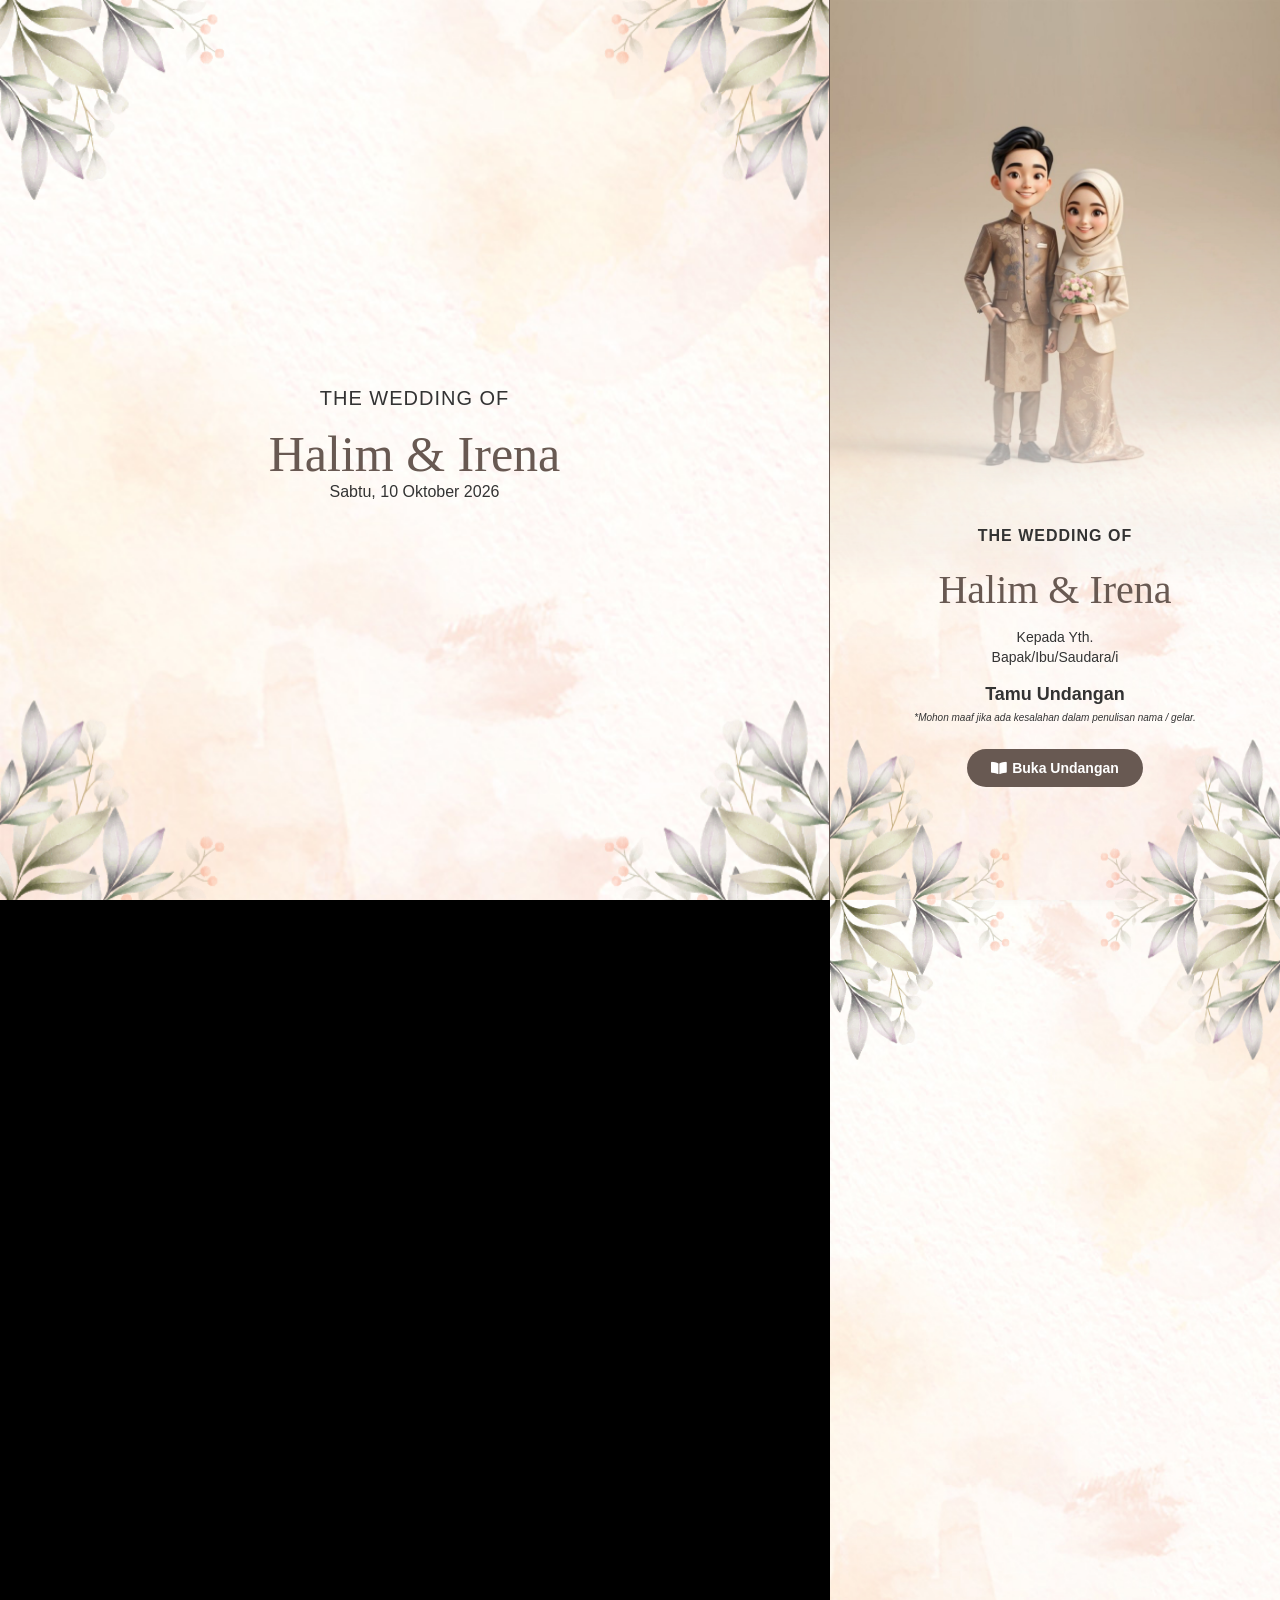
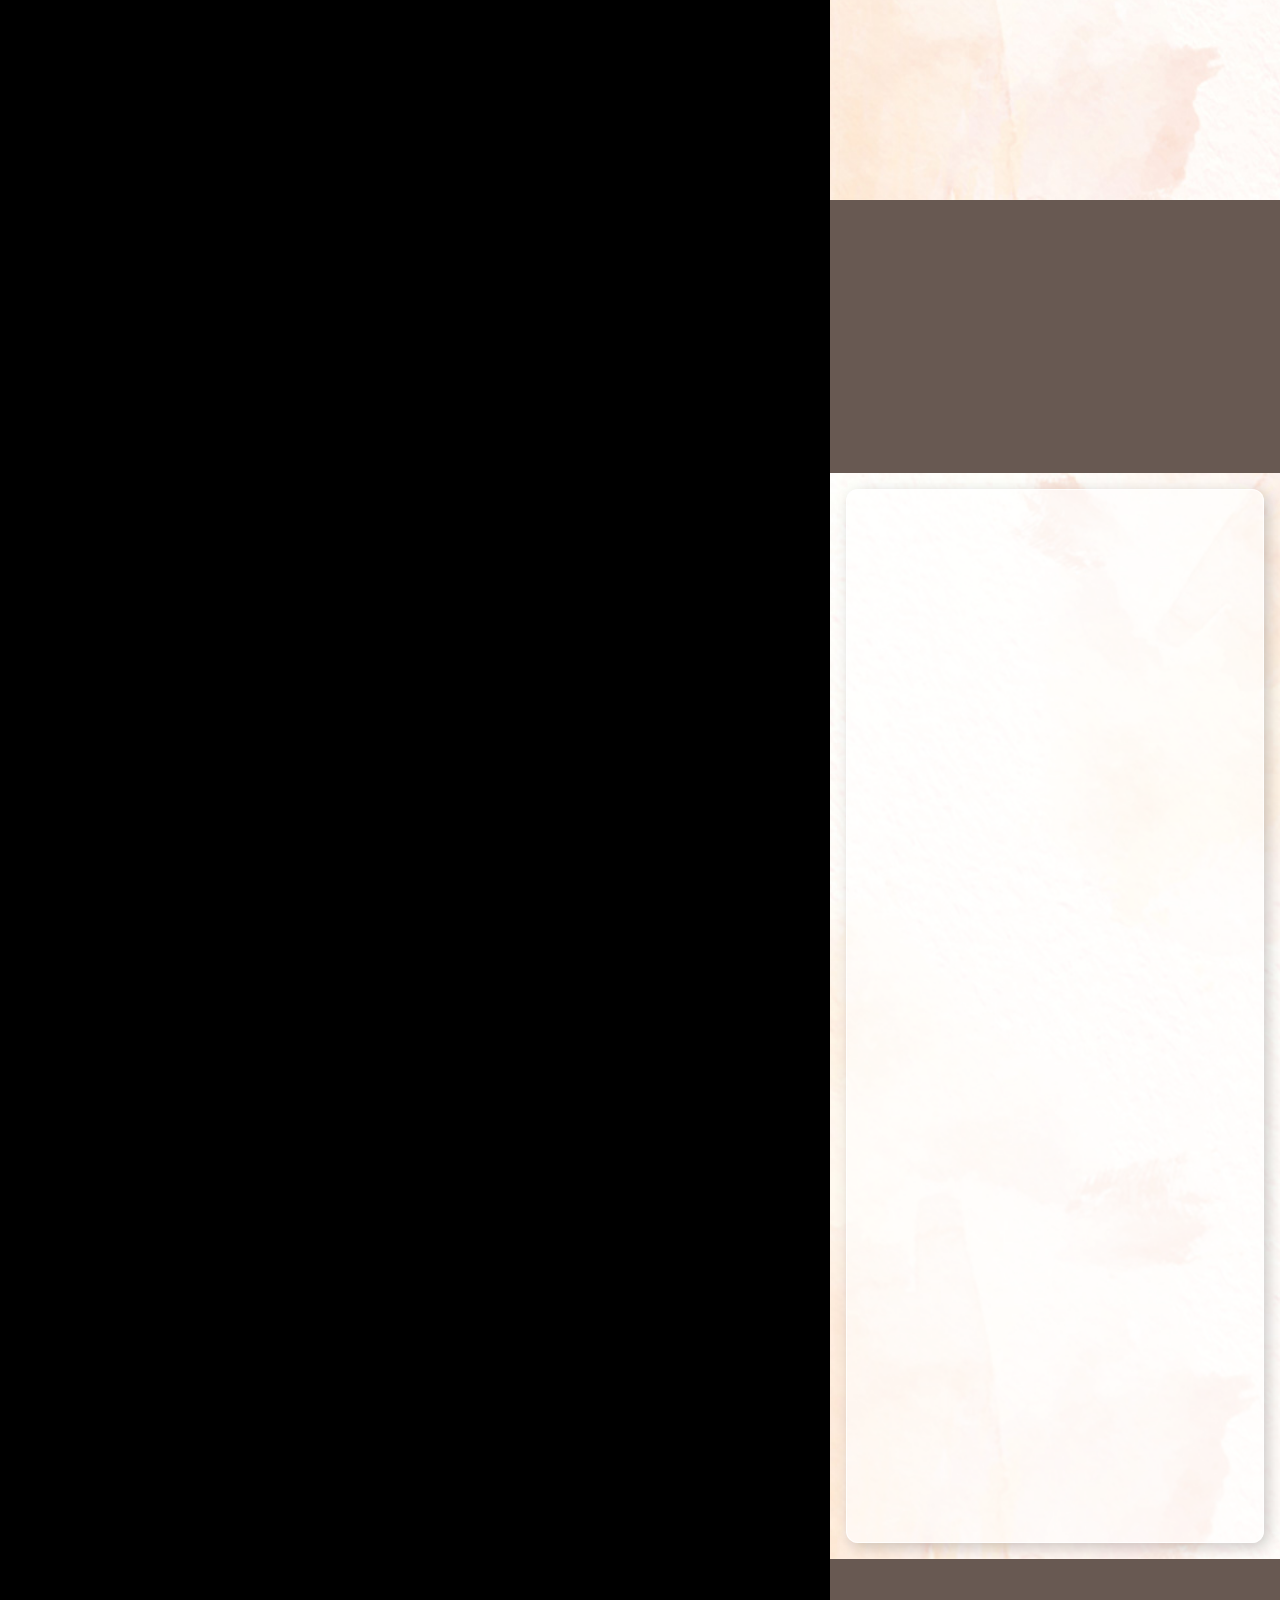
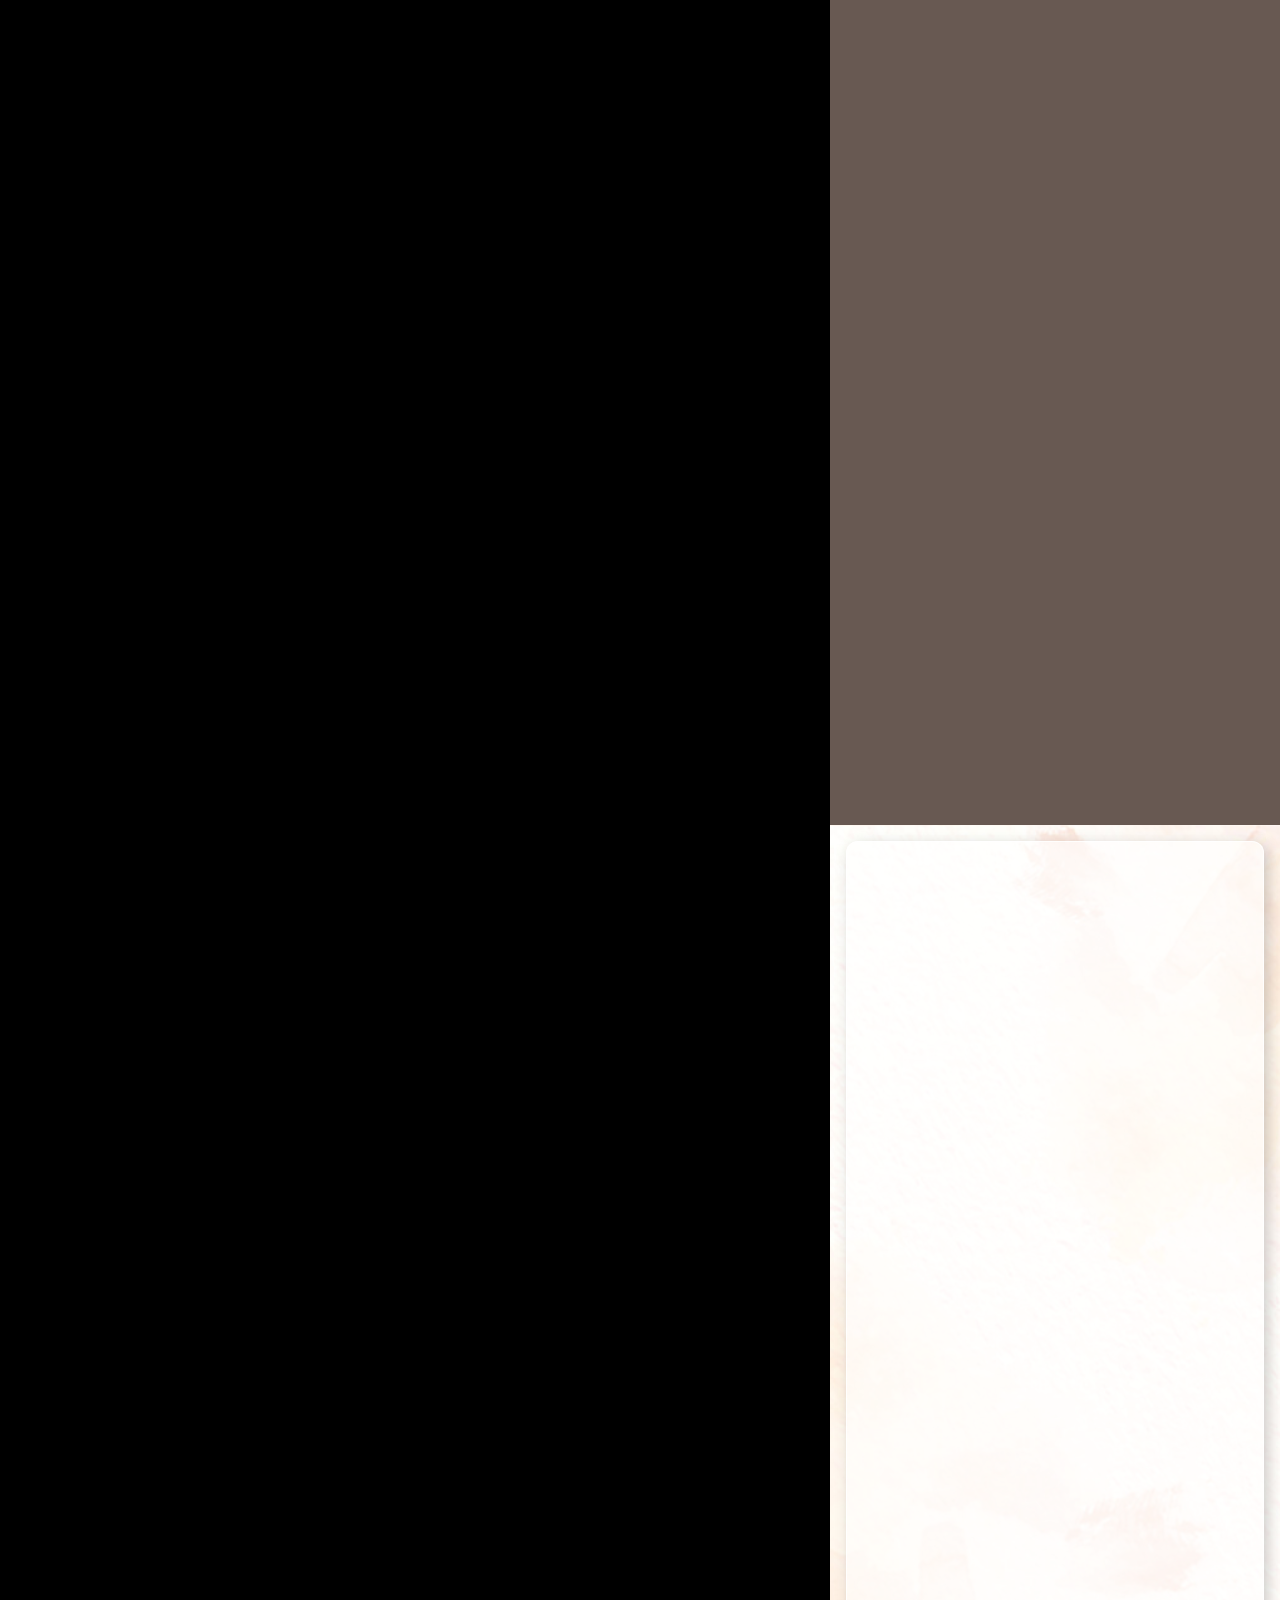
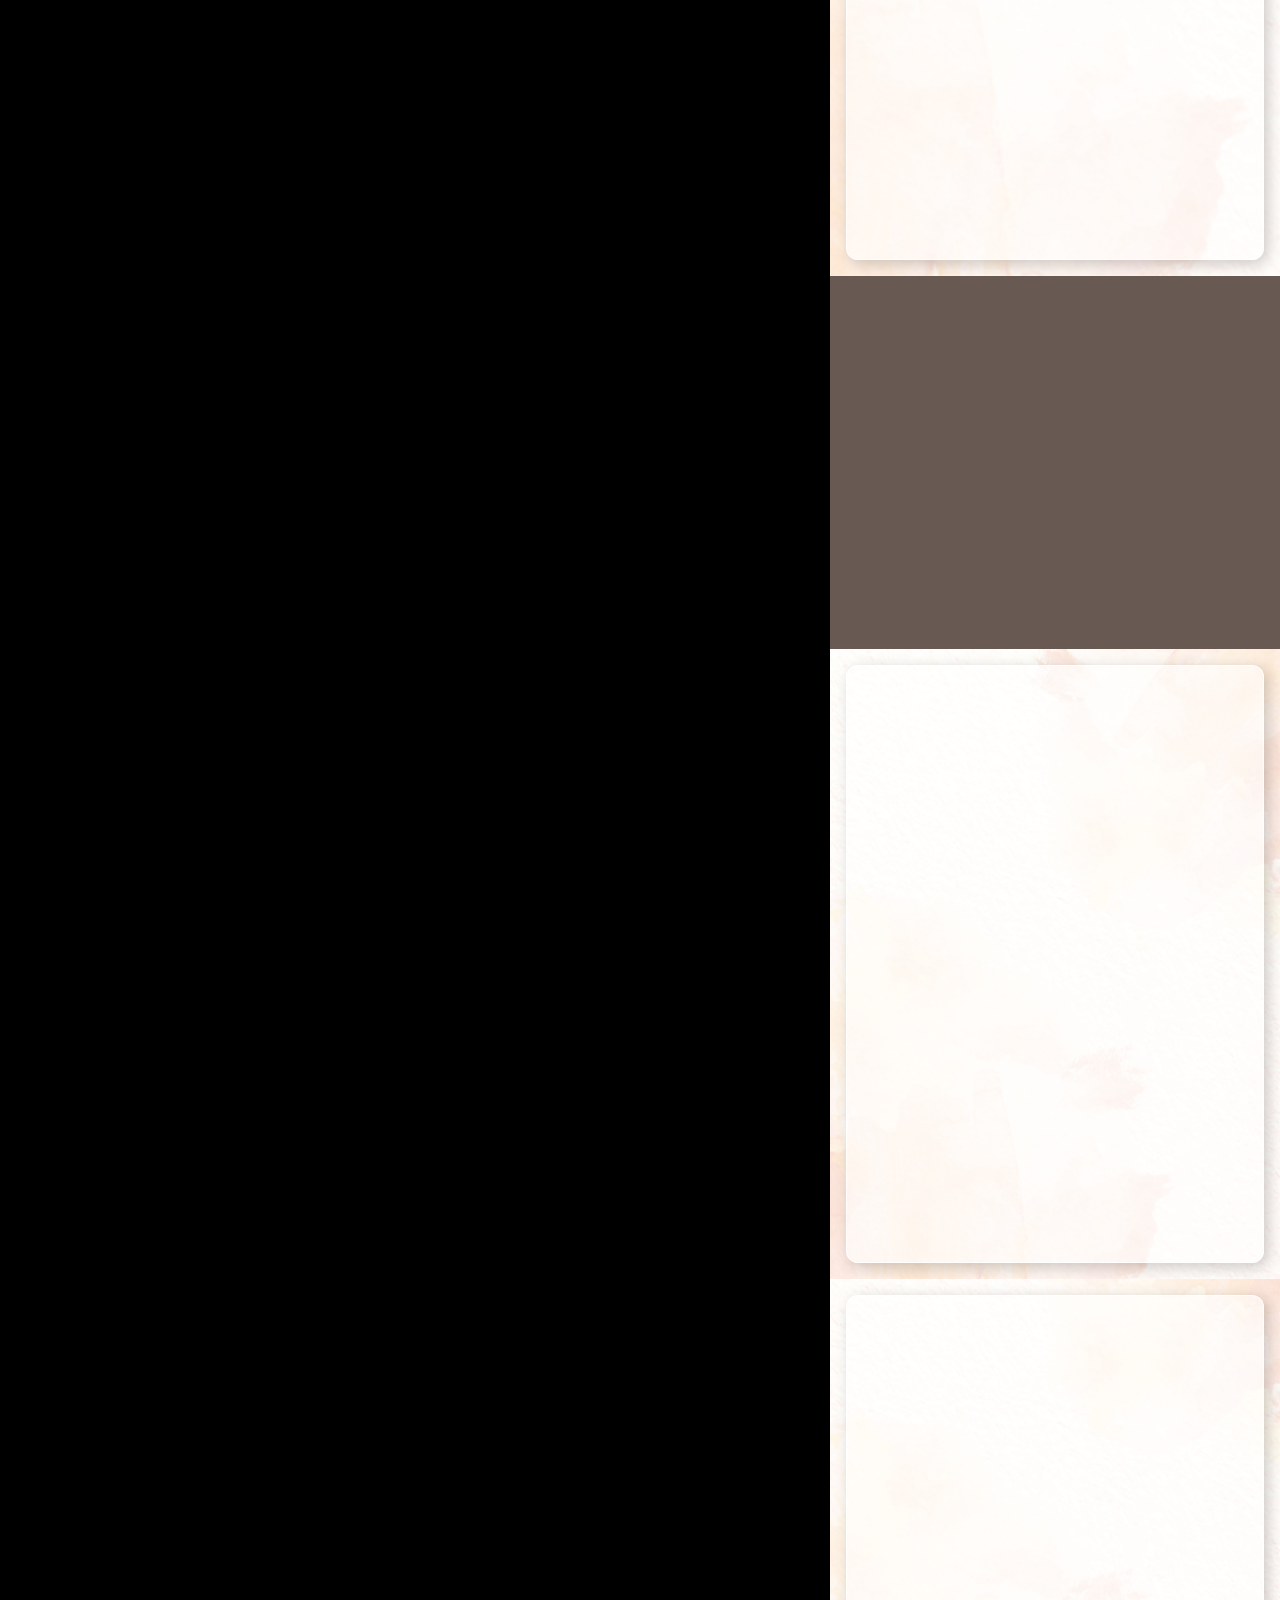
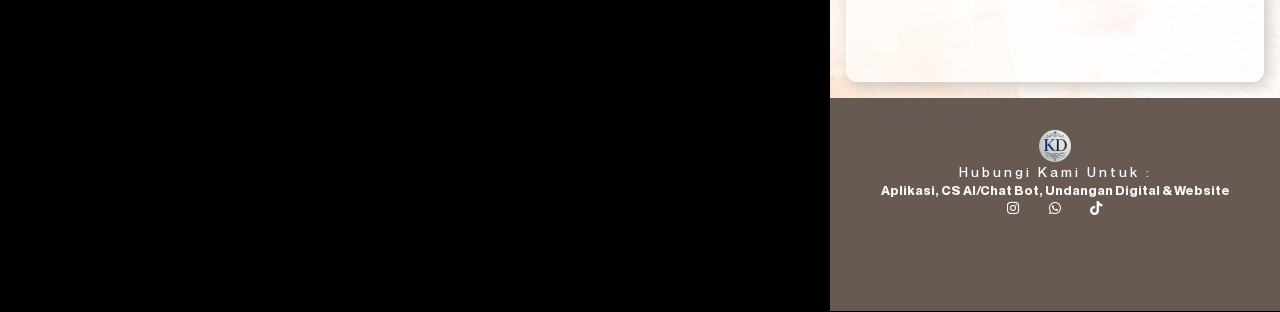
<file: index.html>
<!DOCTYPE html>
<html lang="id" prefix="og: https://ogp.me/ns#">

<head>
	<meta charset="UTF-8">

	<meta name="robots" content="noindex,nofollow,noarchive,nosnippet,noimageindex">

	<!-- Optimasi Mesin Pencari oleh Rank Math - https://rankmath.com/ -->
	<title>Halim 💕 Irena</title>
	<meta name="description" content="Hadiri acara pernikahan Halim & Irena, pada hari Sabtu, 10 Oktober 2026 Ya!">
	<meta name="robots" content="noindex, nofollow, noarchive, nosnippet, noimageindex">
	<link rel="canonical" href="https://kirimdigi.github.io/Halim-Iren/">
	<meta property="og:locale" content="id_ID">
	<meta property="og:type" content="article">
	<meta property="og:title" content="Halim 💕 Irena">
	<meta property="og:description"
		content="Hadiri acara pernikahan Halim & Irena, pada hari Sabtu, 10 Oktober 2026 Ya!">
	<meta property="og:url" content="https://kirimdigi.github.io/Halim-Iren/">
	<meta property="og:site_name" content="Invisimple ID - Undangan Website">
	<meta property="article:section" content="Pernikahan">
	<meta property="og:updated_time" content="2025-12-07T00:42:51+07:00">
	<meta property="og:image" content="https://kirimdigi.github.io/Halim-Iren/1.png">
	<meta property="og:image:secure_url" content="https://kirimdigi.github.io/Halim-Iren/1.png">
	<meta property="og:image:width" content="1024">
	<meta property="og:image:height" content="683">
	<meta property="og:image:alt" content="Halim 💕 Irena">
	<meta property="og:image:type" content="image/png">
	<meta property="article:published_time" content="2025-02-18T05:52:55+07:00">
	<meta property="article:modified_time" content="2025-12-07T00:42:51+07:00">
	<meta name="twitter:card" content="summary_large_image">
	<meta name="twitter:title" content="The Wedding Of Halim 💕 Irena">
	<meta name="twitter:description"
		content="Hadiri acara pernikahan Halim & Irena, pada hari Sabtu, 10 Oktober 2026 Ya!">
	<meta name="twitter:image" content="https://kirimdigi.github.io/Halim-Iren/1.png">
	<meta name="twitter:label1" content="Ditulis oleh">
	<meta name="twitter:data1" content="1nv1s1mpl3">
	<meta name="twitter:label2" content="Waktunya membaca">
	<meta name="twitter:data2" content="Kurang dari semenit">
	<script type="application/ld+json"
		class="rank-math-schema">{"@context":"https://schema.org","@graph":[{"@type":["Person","Organization"],"@id":"https://invitimo2.my.id/#person","name":"Invisimple ID - Undangan Website","logo":{"@type":"ImageObject","@id":"https://invitimo2.my.id/#logo","url":"https://the.invisimple.id/wp-content/uploads/2024/05/icon-invitaja-150x150.png","contentUrl":"https://the.invisimple.id/wp-content/uploads/2024/05/icon-invitaja-150x150.png","caption":"Invisimple ID - Undangan Website","inLanguage":"id"},"image":{"@type":"ImageObject","@id":"https://invitimo2.my.id/#logo","url":"https://the.invisimple.id/wp-content/uploads/2024/05/icon-invitaja-150x150.png","contentUrl":"https://the.invisimple.id/wp-content/uploads/2024/05/icon-invitaja-150x150.png","caption":"Invisimple ID - Undangan Website","inLanguage":"id"}},{"@type":"WebSite","@id":"https://invitimo2.my.id/#website","url":"https://invitimo2.my.id","name":"Invisimple ID - Undangan Website","publisher":{"@id":"https://invitimo2.my.id/#person"},"inLanguage":"id"},{"@type":"ImageObject","@id":"https://kirimdigi.github.io/Halim-Iren/1.png","url":"https://kirimdigi.github.io/Halim-Iren/1.png","width":"500","height":"500","inLanguage":"id"},{"@type":"WebPage","@id":"https://invitimo2.my.id/s01-i/#webpage","url":"https://invitimo2.my.id/s01-i/","name":"The Wedding Of Halim & Irena","datePublished":"2025-02-18T05:52:55+07:00","dateModified":"2025-12-07T00:42:51+07:00","isPartOf":{"@id":"https://invitimo2.my.id/#website"},"primaryImageOfPage":{"@id":"https://kirimdigi.github.io/Halim-Iren/1.png"},"inLanguage":"id"},{"@type":"Person","@id":"https://invitimo2.my.id/author/1nv1t4j4/","name":"1nv1s1mpl3","url":"https://invitimo2.my.id/author/1nv1t4j4/","image":{"@type":"ImageObject","@id":"https://secure.gravatar.com/avatar/7261eb66b6b7f72535ce5fb6ec1b8146d1f240d1655f2af83056c2c59945e163?s=96&amp;d=mm&amp;r=g","url":"https://secure.gravatar.com/avatar/7261eb66b6b7f72535ce5fb6ec1b8146d1f240d1655f2af83056c2c59945e163?s=96&amp;d=mm&amp;r=g","caption":"1nv1s1mpl3","inLanguage":"id"},"sameAs":["http://invisimple.id"]},{"@type":"BlogPosting","headline":"The Wedding Of Halim & Irena","datePublished":"2025-02-18T05:52:55+07:00","dateModified":"2025-12-07T00:42:51+07:00","articleSection":"Pernikahan","author":{"@id":"https://invitimo2.my.id/author/1nv1t4j4/","name":"1nv1s1mpl3"},"publisher":{"@id":"https://invitimo2.my.id/#person"},"description":"Hadiri acara pernikahan Halim & Irena, pada hari Sabtu, 10 Oktober 2026 Ya!","name":"The Wedding Of Halim & Irena","@id":"https://invitimo2.my.id/s01-i/#richSnippet","isPartOf":{"@id":"https://invitimo2.my.id/s01-i/#webpage"},"image":{"@id":"https://kirimdigi.github.io/Halim-Iren/1.png"},"inLanguage":"id","mainEntityOfPage":{"@id":"https://invitimo2.my.id/s01-i/#webpage"}}]}</script>
	<!-- /Plugin WordPress Rank Math SEO -->

	<link rel='dns-prefetch' href='//the.invisimple.id'>
	<style id="wp-img-auto-sizes-contain-inline-css">
		img:is([sizes=auto i], [sizes^="auto," i]) {
			contain-intrinsic-size: 3000px 1500px
		}

		/*# sourceURL=wp-img-auto-sizes-contain-inline-css */
	</style>
	<link rel='stylesheet' id='dce-animations-css'
		href='wp-content/plugins/dynamic-content-for-elementor-new-version/assets/css/animations.css?ver=3.4.0'
		media='all'>

	<style id="wp-emoji-styles-inline-css">
		img.wp-smiley,
		img.emoji {
			display: inline !important;
			border: none !important;
			box-shadow: none !important;
			height: 1em !important;
			width: 1em !important;
			margin: 0 0.07em !important;
			vertical-align: -0.1em !important;
			background: none !important;
			padding: 0 !important;
		}

		/*# sourceURL=wp-emoji-styles-inline-css */
	</style>
	<style id="wp-block-library-inline-css">
		/**
 * Colors
 */
		/**
 * Typography
 */
		/**
 * SCSS Variables.
 *
 * Please use variables from this sheet to ensure consistency across the UI.
 * Don't add to this sheet unless you're pretty sure the value will be reused in many places.
 * For example, don't add rules to this sheet that affect block visuals. It's purely for UI.
 */
		/**
 * Fonts & basic variables.
 */
		/**
 * Typography
 */
		/**
 * Grid System.
 * https://make.wordpress.org/design/2019/10/31/proposal-a-consistent-spacing-system-for-wordpress/
 */
		/**
 * Radius scale.
 */
		/**
 * Elevation scale.
 */
		/**
 * Dimensions.
 */
		/**
 * Mobile specific styles
 */
		/**
 * Editor styles.
 */
		/**
 * Block & Editor UI.
 */
		/**
 * Block paddings.
 */
		/**
 * React Native specific.
 * These variables do not appear to be used anywhere else.
 */
		/**
 * Breakpoints & Media Queries
 */
		/**
*  Converts a hex value into the rgb equivalent.
*
* @param {string} hex - the hexadecimal value to convert
* @return {string} comma separated rgb values
*/
		/**
 * Long content fade mixin
 *
 * Creates a fading overlay to signify that the content is longer
 * than the space allows.
 */
		/**
 * Breakpoint mixins
 */
		/**
 * Focus styles.
 */
		/**
 * Applies editor left position to the selector passed as argument
 */
		/**
 * Styles that are reused verbatim in a few places
 */
		/**
 * Allows users to opt-out of animations via OS-level preferences.
 */
		/**
 * Reset default styles for JavaScript UI based pages.
 * This is a WP-admin agnostic reset
 */
		/**
 * Reset the WP Admin page styles for Gutenberg-like pages.
 */
		/**
 * Creates a checkerboard pattern background to indicate transparency.
 * @param {String} $size - The size of the squares in the checkerboard pattern. Default is 12px.
 */
		:root {
			--wp-block-synced-color: #7a00df;
			--wp-block-synced-color--rgb: 122, 0, 223;
			--wp-bound-block-color: var(--wp-block-synced-color);
			--wp-editor-canvas-background: #ddd;
			--wp-admin-theme-color: #007cba;
			--wp-admin-theme-color--rgb: 0, 124, 186;
			--wp-admin-theme-color-darker-10: rgb(0, 107, 160.5);
			--wp-admin-theme-color-darker-10--rgb: 0, 107, 160.5;
			--wp-admin-theme-color-darker-20: #005a87;
			--wp-admin-theme-color-darker-20--rgb: 0, 90, 135;
			--wp-admin-border-width-focus: 2px;
		}

		@media (min-resolution: 192dpi) {
			:root {
				--wp-admin-border-width-focus: 1.5px;
			}
		}

		/**
 * Element styles.
 */
		.wp-element-button {
			cursor: pointer;
		}

		:root .has-very-light-gray-background-color {
			background-color: #eee;
		}

		:root .has-very-dark-gray-background-color {
			background-color: #313131;
		}

		:root .has-very-light-gray-color {
			color: #eee;
		}

		:root .has-very-dark-gray-color {
			color: #313131;
		}

		:root {
			/* stylelint-disable @stylistic/function-comma-space-after -- We can not use spacing because of WP multi site kses rule. */
		}

		:root .has-vivid-green-cyan-to-vivid-cyan-blue-gradient-background {
			background: linear-gradient(135deg, rgb(0, 208, 132) 0%, rgb(6, 147, 227) 100%);
		}

		:root .has-purple-crush-gradient-background {
			background: linear-gradient(135deg, rgb(52, 226, 228) 0%, rgb(71, 33, 251) 50%, rgb(171, 29, 254) 100%);
		}

		:root .has-hazy-dawn-gradient-background {
			background: linear-gradient(135deg, rgb(250, 172, 168) 0%, rgb(218, 208, 236) 100%);
		}

		:root .has-subdued-olive-gradient-background {
			background: linear-gradient(135deg, rgb(250, 250, 225) 0%, rgb(103, 166, 113) 100%);
		}

		:root .has-atomic-cream-gradient-background {
			background: linear-gradient(135deg, rgb(253, 215, 154) 0%, rgb(0, 74, 89) 100%);
		}

		:root .has-nightshade-gradient-background {
			background: linear-gradient(135deg, rgb(51, 9, 104) 0%, rgb(49, 205, 207) 100%);
		}

		:root .has-midnight-gradient-background {
			background: linear-gradient(135deg, rgb(2, 3, 129) 0%, rgb(40, 116, 252) 100%);
		}

		:root {
			/* stylelint-enable @stylistic/function-comma-space-after */
			--wp--preset--font-size--normal: 16px;
			--wp--preset--font-size--huge: 42px;
		}

		.has-regular-font-size {
			font-size: 1em;
		}

		.has-larger-font-size {
			font-size: 2.625em;
		}

		.has-normal-font-size {
			font-size: var(--wp--preset--font-size--normal);
		}

		.has-huge-font-size {
			font-size: var(--wp--preset--font-size--huge);
		}

		:root .has-text-align-center {
			text-align: center;
		}

		:root .has-text-align-left {
			/*rtl:ignore*/
			text-align: left;
		}

		:root .has-text-align-right {
			/*rtl:ignore*/
			text-align: right;
		}

		.has-fit-text {
			white-space: nowrap !important;
		}

		#end-resizable-editor-section {
			display: none;
		}

		.aligncenter {
			clear: both;
		}

		.items-justified-left {
			justify-content: flex-start;
		}

		.items-justified-center {
			justify-content: center;
		}

		.items-justified-right {
			justify-content: flex-end;
		}

		.items-justified-space-between {
			justify-content: space-between;
		}

		.screen-reader-text {
			border: 0;
			clip-path: inset(50%);
			height: 1px;
			margin: -1px;
			overflow: hidden;
			padding: 0;
			position: absolute;
			width: 1px;
			word-wrap: normal !important;
		}

		.screen-reader-text:focus {
			background-color: #ddd;
			clip-path: none;
			color: #444;
			display: block;
			font-size: 1em;
			height: auto;
			left: 5px;
			line-height: normal;
			padding: 15px 23px 14px;
			text-decoration: none;
			top: 5px;
			width: auto;
			z-index: 100000;
		}

		/**
 * The following provide a simple means of applying a default border style when
 * a user first makes a selection in the border block support panel.
 * This prevents issues such as where the user could set a border width
 * and see no border due there being no border style set.
 *
 * This is intended to be removed once intelligent defaults can be set while
 * making border selections via the block support.
 *
 * See: https://github.com/WordPress/gutenberg/pull/33743
 */
		html :where(.has-border-color) {
			border-style: solid;
		}

		html :where([style*=border-color]) {
			border-style: solid;
		}

		html :where([style*=border-top-color]) {
			border-top-style: solid;
		}

		html :where([style*=border-right-color]) {
			/*rtl:ignore*/
			border-right-style: solid;
		}

		html :where([style*=border-bottom-color]) {
			border-bottom-style: solid;
		}

		html :where([style*=border-left-color]) {
			/*rtl:ignore*/
			border-left-style: solid;
		}

		html :where([style*=border-width]) {
			border-style: solid;
		}

		html :where([style*=border-top-width]) {
			border-top-style: solid;
		}

		html :where([style*=border-right-width]) {
			/*rtl:ignore*/
			border-right-style: solid;
		}

		html :where([style*=border-bottom-width]) {
			border-bottom-style: solid;
		}

		html :where([style*=border-left-width]) {
			/*rtl:ignore*/
			border-left-style: solid;
		}

		/**
 * Provide baseline responsiveness for images.
 */
		html :where(img[class*=wp-image-]) {
			height: auto;
			max-width: 100%;
		}

		/**
 * Reset user agent styles for figure element margins.
 */
		:where(figure) {
			margin: 0 0 1em 0;
		}

		html :where(.is-position-sticky) {
			/* stylelint-disable length-zero-no-unit -- 0px is set explicitly so that it can be used in a calc value. */
			--wp-admin--admin-bar--position-offset: var(--wp-admin--admin-bar--height, 0px);
			/* stylelint-enable length-zero-no-unit */
		}

		@media screen and (max-width: 600px) {
			html :where(.is-position-sticky) {
				/* stylelint-disable length-zero-no-unit -- 0px is set explicitly so that it can be used in a calc value. */
				--wp-admin--admin-bar--position-offset: 0px;
				/* stylelint-enable length-zero-no-unit */
			}
		}

		/*# sourceURL=/wp-includes/css/dist/block-library/common.css */
	</style>
	<style id="classic-theme-styles-inline-css">
		/**
 * These rules are needed for backwards compatibility.
 * They should match the button element rules in the base theme.json file.
 */
		.wp-block-button__link {
			color: #ffffff;
			background-color: #32373c;
			border-radius: 9999px;
			/* 100% causes an oval, but any explicit but really high value retains the pill shape. */

			/* This needs a low specificity so it won't override the rules from the button element if defined in theme.json. */
			box-shadow: none;
			text-decoration: none;

			/* The extra 2px are added to size solids the same as the outline versions.*/
			padding: calc(0.667em + 2px) calc(1.333em + 2px);

			font-size: 1.125em;
		}

		.wp-block-file__button {
			background: #32373c;
			color: #ffffff;
			text-decoration: none;
		}

		/*# sourceURL=/wp-includes/css/classic-themes.css */
	</style>
	<style id="wp-block-styles-placeholder-inline-css">
		:root {
			--wp-internal-comment: "Placeholder for wp_hoist_late_printed_styles() to replace with the block styles printed at wp_footer."
		}

		/*# sourceURL=wp-block-styles-placeholder-inline-css */
	</style>
	<link rel='stylesheet' id='dashicons-css' href='wp-includes/css/dashicons.css?ver=7.0.4' media='all'>
	<link rel='stylesheet' id='jet-engine-frontend-css'
		href='wp-content/plugins/jet-engine/assets/css/frontend.css?ver=3.8.14.3' media='all'>
	<style id="wp-global-styles-placeholder-inline-css">
		:root {
			--wp-internal-comment: "Placeholder for wp_hoist_late_printed_styles() to replace with the global-styles printed at wp_footer."
		}

		/*# sourceURL=wp-global-styles-placeholder-inline-css */
	</style>
	<link rel='stylesheet' id='uaf_client_css-css' href='wp-content/uploads/useanyfont/uaf.css?ver=1786431129'
		media='all'>
	<link rel='stylesheet' id='wpb-lib-frontend-css'
		href='wp-content/plugins/wpbits-addons-for-elementor/assets/css/frontend.min.css?ver=1.8.1' media='all'>
	<link rel='stylesheet' id='wds-elementor-css'
		href='wp-content/plugins/weddingsaas-pro/assets/css/wds-elementor.css?ver=2.10.2.1' media='all'>
	<link rel='stylesheet' id='saic_style-css'
		href='wp-content/plugins/weddingsaas-pro/assets/plugins/custom/commentpress/saic_style.css?ver=2.10.2.1'
		media='screen'>
	<link rel='stylesheet' id='dce-style-css'
		href='wp-content/plugins/dynamic-content-for-elementor-new-version/assets/css/style.css?ver=3.4.0' media='all'>
	<link rel='stylesheet' id='dce-dynamic-visibility-css'
		href='wp-content/plugins/dynamic-content-for-elementor-new-version/assets/css/dynamic-visibility.css?ver=3.4.0'
		media='all'>
	<link rel='stylesheet' id='dce-tooltip-css'
		href='wp-content/plugins/dynamic-content-for-elementor-new-version/assets/css/tooltip.css?ver=3.4.0'
		media='all'>
	<link rel='stylesheet' id='wds-reset-css' href='wp-content/themes/weddingsaas-wp/assets/css/reset.css?ver=2.0.11'
		media='all'>
	<link rel='stylesheet' id='e-animation-fadeIn-css'
		href='wp-content/plugins/elementor/assets/lib/animations/styles/fadeIn.css?ver=4.1.4' media='all'>
	<link rel='stylesheet' id='elementor-frontend-css'
		href='wp-content/plugins/elementor/assets/css/frontend.css?ver=4.1.4' media='all'>
	<style id="elementor-frontend-inline-css">
		@-webkit-keyframes ha_fadeIn {
			0% {
				opacity: 0
			}

			to {
				opacity: 1
			}
		}

		@keyframes ha_fadeIn {
			0% {
				opacity: 0
			}

			to {
				opacity: 1
			}
		}

		@-webkit-keyframes ha_zoomIn {
			0% {
				opacity: 0;
				-webkit-transform: scale3d(.3, .3, .3);
				transform: scale3d(.3, .3, .3)
			}

			50% {
				opacity: 1
			}
		}

		@keyframes ha_zoomIn {
			0% {
				opacity: 0;
				-webkit-transform: scale3d(.3, .3, .3);
				transform: scale3d(.3, .3, .3)
			}

			50% {
				opacity: 1
			}
		}

		@-webkit-keyframes ha_rollIn {
			0% {
				opacity: 0;
				-webkit-transform: translate3d(-100%, 0, 0) rotate3d(0, 0, 1, -120deg);
				transform: translate3d(-100%, 0, 0) rotate3d(0, 0, 1, -120deg)
			}

			to {
				opacity: 1
			}
		}

		@keyframes ha_rollIn {
			0% {
				opacity: 0;
				-webkit-transform: translate3d(-100%, 0, 0) rotate3d(0, 0, 1, -120deg);
				transform: translate3d(-100%, 0, 0) rotate3d(0, 0, 1, -120deg)
			}

			to {
				opacity: 1
			}
		}

		@-webkit-keyframes ha_bounce {

			0%,
			20%,
			53%,
			to {
				-webkit-animation-timing-function: cubic-bezier(.215, .61, .355, 1);
				animation-timing-function: cubic-bezier(.215, .61, .355, 1)
			}

			40%,
			43% {
				-webkit-transform: translate3d(0, -30px, 0) scaleY(1.1);
				transform: translate3d(0, -30px, 0) scaleY(1.1);
				-webkit-animation-timing-function: cubic-bezier(.755, .05, .855, .06);
				animation-timing-function: cubic-bezier(.755, .05, .855, .06)
			}

			70% {
				-webkit-transform: translate3d(0, -15px, 0) scaleY(1.05);
				transform: translate3d(0, -15px, 0) scaleY(1.05);
				-webkit-animation-timing-function: cubic-bezier(.755, .05, .855, .06);
				animation-timing-function: cubic-bezier(.755, .05, .855, .06)
			}

			80% {
				-webkit-transition-timing-function: cubic-bezier(.215, .61, .355, 1);
				transition-timing-function: cubic-bezier(.215, .61, .355, 1);
				-webkit-transform: translate3d(0, 0, 0) scaleY(.95);
				transform: translate3d(0, 0, 0) scaleY(.95)
			}

			90% {
				-webkit-transform: translate3d(0, -4px, 0) scaleY(1.02);
				transform: translate3d(0, -4px, 0) scaleY(1.02)
			}
		}

		@keyframes ha_bounce {

			0%,
			20%,
			53%,
			to {
				-webkit-animation-timing-function: cubic-bezier(.215, .61, .355, 1);
				animation-timing-function: cubic-bezier(.215, .61, .355, 1)
			}

			40%,
			43% {
				-webkit-transform: translate3d(0, -30px, 0) scaleY(1.1);
				transform: translate3d(0, -30px, 0) scaleY(1.1);
				-webkit-animation-timing-function: cubic-bezier(.755, .05, .855, .06);
				animation-timing-function: cubic-bezier(.755, .05, .855, .06)
			}

			70% {
				-webkit-transform: translate3d(0, -15px, 0) scaleY(1.05);
				transform: translate3d(0, -15px, 0) scaleY(1.05);
				-webkit-animation-timing-function: cubic-bezier(.755, .05, .855, .06);
				animation-timing-function: cubic-bezier(.755, .05, .855, .06)
			}

			80% {
				-webkit-transition-timing-function: cubic-bezier(.215, .61, .355, 1);
				transition-timing-function: cubic-bezier(.215, .61, .355, 1);
				-webkit-transform: translate3d(0, 0, 0) scaleY(.95);
				transform: translate3d(0, 0, 0) scaleY(.95)
			}

			90% {
				-webkit-transform: translate3d(0, -4px, 0) scaleY(1.02);
				transform: translate3d(0, -4px, 0) scaleY(1.02)
			}
		}

		@-webkit-keyframes ha_bounceIn {

			0%,
			20%,
			40%,
			60%,
			80%,
			to {
				-webkit-animation-timing-function: cubic-bezier(.215, .61, .355, 1);
				animation-timing-function: cubic-bezier(.215, .61, .355, 1)
			}

			0% {
				opacity: 0;
				-webkit-transform: scale3d(.3, .3, .3);
				transform: scale3d(.3, .3, .3)
			}

			20% {
				-webkit-transform: scale3d(1.1, 1.1, 1.1);
				transform: scale3d(1.1, 1.1, 1.1)
			}

			40% {
				-webkit-transform: scale3d(.9, .9, .9);
				transform: scale3d(.9, .9, .9)
			}

			60% {
				opacity: 1;
				-webkit-transform: scale3d(1.03, 1.03, 1.03);
				transform: scale3d(1.03, 1.03, 1.03)
			}

			80% {
				-webkit-transform: scale3d(.97, .97, .97);
				transform: scale3d(.97, .97, .97)
			}

			to {
				opacity: 1
			}
		}

		@keyframes ha_bounceIn {

			0%,
			20%,
			40%,
			60%,
			80%,
			to {
				-webkit-animation-timing-function: cubic-bezier(.215, .61, .355, 1);
				animation-timing-function: cubic-bezier(.215, .61, .355, 1)
			}

			0% {
				opacity: 0;
				-webkit-transform: scale3d(.3, .3, .3);
				transform: scale3d(.3, .3, .3)
			}

			20% {
				-webkit-transform: scale3d(1.1, 1.1, 1.1);
				transform: scale3d(1.1, 1.1, 1.1)
			}

			40% {
				-webkit-transform: scale3d(.9, .9, .9);
				transform: scale3d(.9, .9, .9)
			}

			60% {
				opacity: 1;
				-webkit-transform: scale3d(1.03, 1.03, 1.03);
				transform: scale3d(1.03, 1.03, 1.03)
			}

			80% {
				-webkit-transform: scale3d(.97, .97, .97);
				transform: scale3d(.97, .97, .97)
			}

			to {
				opacity: 1
			}
		}

		@-webkit-keyframes ha_flipInX {
			0% {
				opacity: 0;
				-webkit-transform: perspective(400px) rotate3d(1, 0, 0, 90deg);
				transform: perspective(400px) rotate3d(1, 0, 0, 90deg);
				-webkit-animation-timing-function: ease-in;
				animation-timing-function: ease-in
			}

			40% {
				-webkit-transform: perspective(400px) rotate3d(1, 0, 0, -20deg);
				transform: perspective(400px) rotate3d(1, 0, 0, -20deg);
				-webkit-animation-timing-function: ease-in;
				animation-timing-function: ease-in
			}

			60% {
				opacity: 1;
				-webkit-transform: perspective(400px) rotate3d(1, 0, 0, 10deg);
				transform: perspective(400px) rotate3d(1, 0, 0, 10deg)
			}

			80% {
				-webkit-transform: perspective(400px) rotate3d(1, 0, 0, -5deg);
				transform: perspective(400px) rotate3d(1, 0, 0, -5deg)
			}
		}

		@keyframes ha_flipInX {
			0% {
				opacity: 0;
				-webkit-transform: perspective(400px) rotate3d(1, 0, 0, 90deg);
				transform: perspective(400px) rotate3d(1, 0, 0, 90deg);
				-webkit-animation-timing-function: ease-in;
				animation-timing-function: ease-in
			}

			40% {
				-webkit-transform: perspective(400px) rotate3d(1, 0, 0, -20deg);
				transform: perspective(400px) rotate3d(1, 0, 0, -20deg);
				-webkit-animation-timing-function: ease-in;
				animation-timing-function: ease-in
			}

			60% {
				opacity: 1;
				-webkit-transform: perspective(400px) rotate3d(1, 0, 0, 10deg);
				transform: perspective(400px) rotate3d(1, 0, 0, 10deg)
			}

			80% {
				-webkit-transform: perspective(400px) rotate3d(1, 0, 0, -5deg);
				transform: perspective(400px) rotate3d(1, 0, 0, -5deg)
			}
		}

		@-webkit-keyframes ha_flipInY {
			0% {
				opacity: 0;
				-webkit-transform: perspective(400px) rotate3d(0, 1, 0, 90deg);
				transform: perspective(400px) rotate3d(0, 1, 0, 90deg);
				-webkit-animation-timing-function: ease-in;
				animation-timing-function: ease-in
			}

			40% {
				-webkit-transform: perspective(400px) rotate3d(0, 1, 0, -20deg);
				transform: perspective(400px) rotate3d(0, 1, 0, -20deg);
				-webkit-animation-timing-function: ease-in;
				animation-timing-function: ease-in
			}

			60% {
				opacity: 1;
				-webkit-transform: perspective(400px) rotate3d(0, 1, 0, 10deg);
				transform: perspective(400px) rotate3d(0, 1, 0, 10deg)
			}

			80% {
				-webkit-transform: perspective(400px) rotate3d(0, 1, 0, -5deg);
				transform: perspective(400px) rotate3d(0, 1, 0, -5deg)
			}
		}

		@keyframes ha_flipInY {
			0% {
				opacity: 0;
				-webkit-transform: perspective(400px) rotate3d(0, 1, 0, 90deg);
				transform: perspective(400px) rotate3d(0, 1, 0, 90deg);
				-webkit-animation-timing-function: ease-in;
				animation-timing-function: ease-in
			}

			40% {
				-webkit-transform: perspective(400px) rotate3d(0, 1, 0, -20deg);
				transform: perspective(400px) rotate3d(0, 1, 0, -20deg);
				-webkit-animation-timing-function: ease-in;
				animation-timing-function: ease-in
			}

			60% {
				opacity: 1;
				-webkit-transform: perspective(400px) rotate3d(0, 1, 0, 10deg);
				transform: perspective(400px) rotate3d(0, 1, 0, 10deg)
			}

			80% {
				-webkit-transform: perspective(400px) rotate3d(0, 1, 0, -5deg);
				transform: perspective(400px) rotate3d(0, 1, 0, -5deg)
			}
		}

		@-webkit-keyframes ha_swing {
			20% {
				-webkit-transform: rotate3d(0, 0, 1, 15deg);
				transform: rotate3d(0, 0, 1, 15deg)
			}

			40% {
				-webkit-transform: rotate3d(0, 0, 1, -10deg);
				transform: rotate3d(0, 0, 1, -10deg)
			}

			60% {
				-webkit-transform: rotate3d(0, 0, 1, 5deg);
				transform: rotate3d(0, 0, 1, 5deg)
			}

			80% {
				-webkit-transform: rotate3d(0, 0, 1, -5deg);
				transform: rotate3d(0, 0, 1, -5deg)
			}
		}

		@keyframes ha_swing {
			20% {
				-webkit-transform: rotate3d(0, 0, 1, 15deg);
				transform: rotate3d(0, 0, 1, 15deg)
			}

			40% {
				-webkit-transform: rotate3d(0, 0, 1, -10deg);
				transform: rotate3d(0, 0, 1, -10deg)
			}

			60% {
				-webkit-transform: rotate3d(0, 0, 1, 5deg);
				transform: rotate3d(0, 0, 1, 5deg)
			}

			80% {
				-webkit-transform: rotate3d(0, 0, 1, -5deg);
				transform: rotate3d(0, 0, 1, -5deg)
			}
		}

		@-webkit-keyframes ha_slideInDown {
			0% {
				visibility: visible;
				-webkit-transform: translate3d(0, -100%, 0);
				transform: translate3d(0, -100%, 0)
			}
		}

		@keyframes ha_slideInDown {
			0% {
				visibility: visible;
				-webkit-transform: translate3d(0, -100%, 0);
				transform: translate3d(0, -100%, 0)
			}
		}

		@-webkit-keyframes ha_slideInUp {
			0% {
				visibility: visible;
				-webkit-transform: translate3d(0, 100%, 0);
				transform: translate3d(0, 100%, 0)
			}
		}

		@keyframes ha_slideInUp {
			0% {
				visibility: visible;
				-webkit-transform: translate3d(0, 100%, 0);
				transform: translate3d(0, 100%, 0)
			}
		}

		@-webkit-keyframes ha_slideInLeft {
			0% {
				visibility: visible;
				-webkit-transform: translate3d(-100%, 0, 0);
				transform: translate3d(-100%, 0, 0)
			}
		}

		@keyframes ha_slideInLeft {
			0% {
				visibility: visible;
				-webkit-transform: translate3d(-100%, 0, 0);
				transform: translate3d(-100%, 0, 0)
			}
		}

		@-webkit-keyframes ha_slideInRight {
			0% {
				visibility: visible;
				-webkit-transform: translate3d(100%, 0, 0);
				transform: translate3d(100%, 0, 0)
			}
		}

		@keyframes ha_slideInRight {
			0% {
				visibility: visible;
				-webkit-transform: translate3d(100%, 0, 0);
				transform: translate3d(100%, 0, 0)
			}
		}

		.ha_fadeIn {
			-webkit-animation-name: ha_fadeIn;
			animation-name: ha_fadeIn
		}

		.ha_zoomIn {
			-webkit-animation-name: ha_zoomIn;
			animation-name: ha_zoomIn
		}

		.ha_rollIn {
			-webkit-animation-name: ha_rollIn;
			animation-name: ha_rollIn
		}

		.ha_bounce {
			-webkit-transform-origin: center bottom;
			-ms-transform-origin: center bottom;
			transform-origin: center bottom;
			-webkit-animation-name: ha_bounce;
			animation-name: ha_bounce
		}

		.ha_bounceIn {
			-webkit-animation-name: ha_bounceIn;
			animation-name: ha_bounceIn;
			-webkit-animation-duration: .75s;
			-webkit-animation-duration: calc(var(--animate-duration)*.75);
			animation-duration: .75s;
			animation-duration: calc(var(--animate-duration)*.75)
		}

		.ha_flipInX,
		.ha_flipInY {
			-webkit-animation-name: ha_flipInX;
			animation-name: ha_flipInX;
			-webkit-backface-visibility: visible !important;
			backface-visibility: visible !important
		}

		.ha_flipInY {
			-webkit-animation-name: ha_flipInY;
			animation-name: ha_flipInY
		}

		.ha_swing {
			-webkit-transform-origin: top center;
			-ms-transform-origin: top center;
			transform-origin: top center;
			-webkit-animation-name: ha_swing;
			animation-name: ha_swing
		}

		.ha_slideInDown {
			-webkit-animation-name: ha_slideInDown;
			animation-name: ha_slideInDown
		}

		.ha_slideInUp {
			-webkit-animation-name: ha_slideInUp;
			animation-name: ha_slideInUp
		}

		.ha_slideInLeft {
			-webkit-animation-name: ha_slideInLeft;
			animation-name: ha_slideInLeft
		}

		.ha_slideInRight {
			-webkit-animation-name: ha_slideInRight;
			animation-name: ha_slideInRight
		}

		.ha-css-transform-yes {
			-webkit-transition-duration: var(--ha-tfx-transition-duration, .2s);
			transition-duration: var(--ha-tfx-transition-duration, .2s);
			-webkit-transition-property: -webkit-transform;
			transition-property: transform;
			transition-property: transform, -webkit-transform;
			-webkit-transform: translate(var(--ha-tfx-translate-x, 0), var(--ha-tfx-translate-y, 0)) scale(var(--ha-tfx-scale-x, 1), var(--ha-tfx-scale-y, 1)) skew(var(--ha-tfx-skew-x, 0), var(--ha-tfx-skew-y, 0)) rotateX(var(--ha-tfx-rotate-x, 0)) rotateY(var(--ha-tfx-rotate-y, 0)) rotateZ(var(--ha-tfx-rotate-z, 0));
			transform: translate(var(--ha-tfx-translate-x, 0), var(--ha-tfx-translate-y, 0)) scale(var(--ha-tfx-scale-x, 1), var(--ha-tfx-scale-y, 1)) skew(var(--ha-tfx-skew-x, 0), var(--ha-tfx-skew-y, 0)) rotateX(var(--ha-tfx-rotate-x, 0)) rotateY(var(--ha-tfx-rotate-y, 0)) rotateZ(var(--ha-tfx-rotate-z, 0))
		}

		.ha-css-transform-yes:hover {
			-webkit-transform: translate(var(--ha-tfx-translate-x-hover, var(--ha-tfx-translate-x, 0)), var(--ha-tfx-translate-y-hover, var(--ha-tfx-translate-y, 0))) scale(var(--ha-tfx-scale-x-hover, var(--ha-tfx-scale-x, 1)), var(--ha-tfx-scale-y-hover, var(--ha-tfx-scale-y, 1))) skew(var(--ha-tfx-skew-x-hover, var(--ha-tfx-skew-x, 0)), var(--ha-tfx-skew-y-hover, var(--ha-tfx-skew-y, 0))) rotateX(var(--ha-tfx-rotate-x-hover, var(--ha-tfx-rotate-x, 0))) rotateY(var(--ha-tfx-rotate-y-hover, var(--ha-tfx-rotate-y, 0))) rotateZ(var(--ha-tfx-rotate-z-hover, var(--ha-tfx-rotate-z, 0)));
			transform: translate(var(--ha-tfx-translate-x-hover, var(--ha-tfx-translate-x, 0)), var(--ha-tfx-translate-y-hover, var(--ha-tfx-translate-y, 0))) scale(var(--ha-tfx-scale-x-hover, var(--ha-tfx-scale-x, 1)), var(--ha-tfx-scale-y-hover, var(--ha-tfx-scale-y, 1))) skew(var(--ha-tfx-skew-x-hover, var(--ha-tfx-skew-x, 0)), var(--ha-tfx-skew-y-hover, var(--ha-tfx-skew-y, 0))) rotateX(var(--ha-tfx-rotate-x-hover, var(--ha-tfx-rotate-x, 0))) rotateY(var(--ha-tfx-rotate-y-hover, var(--ha-tfx-rotate-y, 0))) rotateZ(var(--ha-tfx-rotate-z-hover, var(--ha-tfx-rotate-z, 0)))
		}

		.happy-addon>.elementor-widget-container {
			word-wrap: break-word;
			overflow-wrap: break-word
		}

		.happy-addon>.elementor-widget-container,
		.happy-addon>.elementor-widget-container * {
			-webkit-box-sizing: border-box;
			box-sizing: border-box
		}

		.happy-addon:not(:has(.elementor-widget-container)),
		.happy-addon:not(:has(.elementor-widget-container)) * {
			-webkit-box-sizing: border-box;
			box-sizing: border-box;
			word-wrap: break-word;
			overflow-wrap: break-word
		}

		.happy-addon p:empty {
			display: none
		}

		.happy-addon .elementor-inline-editing {
			min-height: auto !important
		}

		.happy-addon-pro img {
			max-width: 100%;
			height: auto;
			-o-object-fit: cover;
			object-fit: cover
		}

		.ha-screen-reader-text {
			position: absolute;
			overflow: hidden;
			clip: rect(1px, 1px, 1px, 1px);
			margin: -1px;
			padding: 0;
			width: 1px;
			height: 1px;
			border: 0;
			word-wrap: normal !important;
			-webkit-clip-path: inset(50%);
			clip-path: inset(50%)
		}

		.ha-has-bg-overlay>.elementor-widget-container {
			position: relative;
			z-index: 1
		}

		.ha-has-bg-overlay>.elementor-widget-container:before {
			position: absolute;
			top: 0;
			left: 0;
			z-index: -1;
			width: 100%;
			height: 100%;
			content: ""
		}

		.ha-has-bg-overlay:not(:has(.elementor-widget-container)) {
			position: relative;
			z-index: 1
		}

		.ha-has-bg-overlay:not(:has(.elementor-widget-container)):before {
			position: absolute;
			top: 0;
			left: 0;
			z-index: -1;
			width: 100%;
			height: 100%;
			content: ""
		}

		.ha-popup--is-enabled .ha-js-popup,
		.ha-popup--is-enabled .ha-js-popup img {
			cursor: -webkit-zoom-in !important;
			cursor: zoom-in !important
		}

		.mfp-wrap .mfp-arrow,
		.mfp-wrap .mfp-close {
			background-color: transparent
		}

		.mfp-wrap .mfp-arrow:focus,
		.mfp-wrap .mfp-close:focus {
			outline-width: thin
		}

		.ha-advanced-tooltip-enable {
			position: relative;
			cursor: pointer;
			--ha-tooltip-arrow-color: black;
			--ha-tooltip-arrow-distance: 0
		}

		.ha-advanced-tooltip-enable .ha-advanced-tooltip-content {
			position: absolute;
			z-index: 999;
			display: none;
			padding: 5px 0;
			width: 120px;
			height: auto;
			border-radius: 6px;
			background-color: #000;
			color: #fff;
			text-align: center;
			opacity: 0
		}

		.ha-advanced-tooltip-enable .ha-advanced-tooltip-content::after {
			position: absolute;
			border-width: 5px;
			border-style: solid;
			content: ""
		}

		.ha-advanced-tooltip-enable .ha-advanced-tooltip-content.no-arrow::after {
			visibility: hidden
		}

		.ha-advanced-tooltip-enable .ha-advanced-tooltip-content.show {
			display: inline-block;
			opacity: 1
		}

		.ha-advanced-tooltip-enable.ha-advanced-tooltip-top .ha-advanced-tooltip-content,
		body[data-elementor-device-mode=tablet] .ha-advanced-tooltip-enable.ha-advanced-tooltip-tablet-top .ha-advanced-tooltip-content {
			top: unset;
			right: 0;
			bottom: calc(101% + var(--ha-tooltip-arrow-distance));
			left: 0;
			margin: 0 auto
		}

		.ha-advanced-tooltip-enable.ha-advanced-tooltip-top .ha-advanced-tooltip-content::after,
		body[data-elementor-device-mode=tablet] .ha-advanced-tooltip-enable.ha-advanced-tooltip-tablet-top .ha-advanced-tooltip-content::after {
			top: 100%;
			right: unset;
			bottom: unset;
			left: 50%;
			border-color: var(--ha-tooltip-arrow-color) transparent transparent transparent;
			-webkit-transform: translateX(-50%);
			-ms-transform: translateX(-50%);
			transform: translateX(-50%)
		}

		.ha-advanced-tooltip-enable.ha-advanced-tooltip-bottom .ha-advanced-tooltip-content,
		body[data-elementor-device-mode=tablet] .ha-advanced-tooltip-enable.ha-advanced-tooltip-tablet-bottom .ha-advanced-tooltip-content {
			top: calc(101% + var(--ha-tooltip-arrow-distance));
			right: 0;
			bottom: unset;
			left: 0;
			margin: 0 auto
		}

		.ha-advanced-tooltip-enable.ha-advanced-tooltip-bottom .ha-advanced-tooltip-content::after,
		body[data-elementor-device-mode=tablet] .ha-advanced-tooltip-enable.ha-advanced-tooltip-tablet-bottom .ha-advanced-tooltip-content::after {
			top: unset;
			right: unset;
			bottom: 100%;
			left: 50%;
			border-color: transparent transparent var(--ha-tooltip-arrow-color) transparent;
			-webkit-transform: translateX(-50%);
			-ms-transform: translateX(-50%);
			transform: translateX(-50%)
		}

		.ha-advanced-tooltip-enable.ha-advanced-tooltip-left .ha-advanced-tooltip-content,
		body[data-elementor-device-mode=tablet] .ha-advanced-tooltip-enable.ha-advanced-tooltip-tablet-left .ha-advanced-tooltip-content {
			top: 50%;
			right: calc(101% + var(--ha-tooltip-arrow-distance));
			bottom: unset;
			left: unset;
			-webkit-transform: translateY(-50%);
			-ms-transform: translateY(-50%);
			transform: translateY(-50%)
		}

		.ha-advanced-tooltip-enable.ha-advanced-tooltip-left .ha-advanced-tooltip-content::after,
		body[data-elementor-device-mode=tablet] .ha-advanced-tooltip-enable.ha-advanced-tooltip-tablet-left .ha-advanced-tooltip-content::after {
			top: 50%;
			right: unset;
			bottom: unset;
			left: 100%;
			border-color: transparent transparent transparent var(--ha-tooltip-arrow-color);
			-webkit-transform: translateY(-50%);
			-ms-transform: translateY(-50%);
			transform: translateY(-50%)
		}

		.ha-advanced-tooltip-enable.ha-advanced-tooltip-right .ha-advanced-tooltip-content,
		body[data-elementor-device-mode=tablet] .ha-advanced-tooltip-enable.ha-advanced-tooltip-tablet-right .ha-advanced-tooltip-content {
			top: 50%;
			right: unset;
			bottom: unset;
			left: calc(101% + var(--ha-tooltip-arrow-distance));
			-webkit-transform: translateY(-50%);
			-ms-transform: translateY(-50%);
			transform: translateY(-50%)
		}

		.ha-advanced-tooltip-enable.ha-advanced-tooltip-right .ha-advanced-tooltip-content::after,
		body[data-elementor-device-mode=tablet] .ha-advanced-tooltip-enable.ha-advanced-tooltip-tablet-right .ha-advanced-tooltip-content::after {
			top: 50%;
			right: 100%;
			bottom: unset;
			left: unset;
			border-color: transparent var(--ha-tooltip-arrow-color) transparent transparent;
			-webkit-transform: translateY(-50%);
			-ms-transform: translateY(-50%);
			transform: translateY(-50%)
		}

		body[data-elementor-device-mode=mobile] .ha-advanced-tooltip-enable.ha-advanced-tooltip-mobile-top .ha-advanced-tooltip-content {
			top: unset;
			right: 0;
			bottom: calc(101% + var(--ha-tooltip-arrow-distance));
			left: 0;
			margin: 0 auto
		}

		body[data-elementor-device-mode=mobile] .ha-advanced-tooltip-enable.ha-advanced-tooltip-mobile-top .ha-advanced-tooltip-content::after {
			top: 100%;
			right: unset;
			bottom: unset;
			left: 50%;
			border-color: var(--ha-tooltip-arrow-color) transparent transparent transparent;
			-webkit-transform: translateX(-50%);
			-ms-transform: translateX(-50%);
			transform: translateX(-50%)
		}

		body[data-elementor-device-mode=mobile] .ha-advanced-tooltip-enable.ha-advanced-tooltip-mobile-bottom .ha-advanced-tooltip-content {
			top: calc(101% + var(--ha-tooltip-arrow-distance));
			right: 0;
			bottom: unset;
			left: 0;
			margin: 0 auto
		}

		body[data-elementor-device-mode=mobile] .ha-advanced-tooltip-enable.ha-advanced-tooltip-mobile-bottom .ha-advanced-tooltip-content::after {
			top: unset;
			right: unset;
			bottom: 100%;
			left: 50%;
			border-color: transparent transparent var(--ha-tooltip-arrow-color) transparent;
			-webkit-transform: translateX(-50%);
			-ms-transform: translateX(-50%);
			transform: translateX(-50%)
		}

		body[data-elementor-device-mode=mobile] .ha-advanced-tooltip-enable.ha-advanced-tooltip-mobile-left .ha-advanced-tooltip-content {
			top: 50%;
			right: calc(101% + var(--ha-tooltip-arrow-distance));
			bottom: unset;
			left: unset;
			-webkit-transform: translateY(-50%);
			-ms-transform: translateY(-50%);
			transform: translateY(-50%)
		}

		body[data-elementor-device-mode=mobile] .ha-advanced-tooltip-enable.ha-advanced-tooltip-mobile-left .ha-advanced-tooltip-content::after {
			top: 50%;
			right: unset;
			bottom: unset;
			left: 100%;
			border-color: transparent transparent transparent var(--ha-tooltip-arrow-color);
			-webkit-transform: translateY(-50%);
			-ms-transform: translateY(-50%);
			transform: translateY(-50%)
		}

		body[data-elementor-device-mode=mobile] .ha-advanced-tooltip-enable.ha-advanced-tooltip-mobile-right .ha-advanced-tooltip-content {
			top: 50%;
			right: unset;
			bottom: unset;
			left: calc(101% + var(--ha-tooltip-arrow-distance));
			-webkit-transform: translateY(-50%);
			-ms-transform: translateY(-50%);
			transform: translateY(-50%)
		}

		body[data-elementor-device-mode=mobile] .ha-advanced-tooltip-enable.ha-advanced-tooltip-mobile-right .ha-advanced-tooltip-content::after {
			top: 50%;
			right: 100%;
			bottom: unset;
			left: unset;
			border-color: transparent var(--ha-tooltip-arrow-color) transparent transparent;
			-webkit-transform: translateY(-50%);
			-ms-transform: translateY(-50%);
			transform: translateY(-50%)
		}

		body.elementor-editor-active .happy-addon.ha-gravityforms .gform_wrapper {
			display: block !important
		}

		.ha-scroll-to-top-wrap.ha-scroll-to-top-hide {
			display: none
		}

		.ha-scroll-to-top-wrap.edit-mode,
		.ha-scroll-to-top-wrap.single-page-off {
			display: none !important
		}

		.ha-scroll-to-top-button {
			position: fixed;
			right: 15px;
			bottom: 15px;
			z-index: 9999;
			display: -webkit-box;
			display: -webkit-flex;
			display: -ms-flexbox;
			display: flex;
			-webkit-box-align: center;
			-webkit-align-items: center;
			align-items: center;
			-ms-flex-align: center;
			-webkit-box-pack: center;
			-ms-flex-pack: center;
			-webkit-justify-content: center;
			justify-content: center;
			width: 50px;
			height: 50px;
			border-radius: 50px;
			background-color: #5636d1;
			color: #fff;
			text-align: center;
			opacity: 1;
			cursor: pointer;
			-webkit-transition: all .3s;
			transition: all .3s
		}

		.ha-scroll-to-top-button i {
			color: #fff;
			font-size: 16px
		}

		.ha-scroll-to-top-button:hover {
			background-color: #e2498a
		}

		.elementor-5286 .elementor-element.elementor-element-6b9255c .elementor-heading-title {
			font-size: 40px;
		}

		.elementor-5286 .elementor-element.elementor-element-6c34198 .elementor-heading-title {
			font-size: 40px;
		}

		.elementor-5286 .elementor-element.elementor-element-84cf181:not(.elementor-motion-effects-element-type-background)>.elementor-widget-wrap,
		.elementor-5286 .elementor-element.elementor-element-84cf181>.elementor-widget-wrap>.elementor-motion-effects-container>.elementor-motion-effects-layer {
			background-image: url("wp-content/uploads/2025/02/ilustrasi-4-1.jpg");
		}

		.elementor-5286 .elementor-element.elementor-element-fb34700 .elementor-heading-title {
			font-size: 40px;
		}

		.elementor-5286 .elementor-element.elementor-element-7dd2cff .elementor-heading-title {
			font-size: 40px;
		}

		.elementor-5286 .elementor-element.elementor-element-32bf3a6 .elementor-heading-title {
			font-size: 65px;
		}

		.elementor-5286 .elementor-element.elementor-element-130a191 .elementor-heading-title {
			font-size: 65px;
		}

		.elementor-5286 .elementor-element.elementor-element-197a70c .elementor-heading-title {
			font-size: 40px;
		}

		.elementor-5286 .elementor-element.elementor-element-610d7c7 .elementor-heading-title {
			font-size: 40px;
		}

		.elementor-5286 .elementor-element.elementor-element-7eceb68:not(.elementor-motion-effects-element-type-background),
		.elementor-5286 .elementor-element.elementor-element-7eceb68>.elementor-motion-effects-container>.elementor-motion-effects-layer {
			background-image: url("wp-content/uploads/2025/02/ilustrasi-4-1.jpg");
		}

		.elementor-5286 .elementor-element.elementor-element-9583486 .elementor-heading-title {
			font-size: 40px;
		}

		.elementor-5286 .elementor-element.elementor-element-12102b4 .elementor-heading-title {
			font-size: 40px;
		}

		.elementor-5286 .elementor-element.elementor-element-555c1fc .elementor-heading-title {
			font-size: 40px;
		}

		.elementor-5286 .elementor-element.elementor-element-ef853ec .elementor-heading-title {
			font-size: 40px;
		}

		.elementor-5286 .elementor-element.elementor-element-f84453e:not(.elementor-motion-effects-element-type-background)>.elementor-widget-wrap,
		.elementor-5286 .elementor-element.elementor-element-f84453e>.elementor-widget-wrap>.elementor-motion-effects-container>.elementor-motion-effects-layer {
			background-image: url("wp-content/uploads/2025/02/ilustrasi-4-1.jpg");
		}

		.elementor-5286 .elementor-element.elementor-element-08a9b53 .elementor-heading-title {
			font-size: 40px;
		}

		.elementor-5286 .elementor-element.elementor-element-6be2f61 .elementor-heading-title {
			font-size: 40px;
		}

		.elementor-5286 .elementor-element.elementor-element-ced729a .elementor-heading-title {
			font-size: 65px;
		}

		.elementor-5286 .elementor-element.elementor-element-adf81ab .elementor-heading-title {
			font-size: 65px;
		}

		.elementor-5286 .elementor-element.elementor-element-e990ba2 .elementor-heading-title {
			font-size: 30px;
		}

		.elementor-5286 .elementor-element.elementor-element-5b2ac20 .elementor-heading-title {
			font-size: 30px;
		}

		.elementor-5286 .elementor-element.elementor-element-a2bfa90 .elementor-heading-title {
			font-size: 30px;
		}

		.elementor-5286 .elementor-element.elementor-element-f0255b8 .elementor-heading-title {
			font-size: 30px;
		}

		.elementor-5286 .elementor-element.elementor-element-ea72e85.elementor-view-stacked .elementor-icon {
			background-color: #e8bbbb;
		}

		.elementor-5286 .elementor-element.elementor-element-ea72e85.elementor-view-framed .elementor-icon,
		.elementor-5286 .elementor-element.elementor-element-ea72e85.elementor-view-default .elementor-icon {
			color: #e8bbbb;
			border-color: #e8bbbb;
		}

		.elementor-5286 .elementor-element.elementor-element-ea72e85.elementor-view-framed .elementor-icon,
		.elementor-5286 .elementor-element.elementor-element-ea72e85.elementor-view-default .elementor-icon svg {
			fill: #e8bbbb;
		}

		.elementor-5286 .elementor-element.elementor-element-40869e4.elementor-view-stacked .elementor-icon {
			background-color: #ffffff;
		}

		.elementor-5286 .elementor-element.elementor-element-40869e4.elementor-view-framed .elementor-icon,
		.elementor-5286 .elementor-element.elementor-element-40869e4.elementor-view-default .elementor-icon {
			color: #ffffff;
			border-color: #ffffff;
		}

		.elementor-5286 .elementor-element.elementor-element-40869e4.elementor-view-framed .elementor-icon,
		.elementor-5286 .elementor-element.elementor-element-40869e4.elementor-view-default .elementor-icon svg {
			fill: #ffffff;
		}

		.elementor-5286 .elementor-element.elementor-element-74b163a.elementor-view-stacked .elementor-icon {
			background-color: #000000;
		}

		.elementor-5286 .elementor-element.elementor-element-74b163a.elementor-view-framed .elementor-icon,
		.elementor-5286 .elementor-element.elementor-element-74b163a.elementor-view-default .elementor-icon {
			color: #000000;
			border-color: #000000;
		}

		.elementor-5286 .elementor-element.elementor-element-74b163a.elementor-view-framed .elementor-icon,
		.elementor-5286 .elementor-element.elementor-element-74b163a.elementor-view-default .elementor-icon svg {
			fill: #000000;
		}

		.elementor-5286 .elementor-element.elementor-element-61c1bbb.elementor-view-stacked .elementor-icon {
			background-color: #000000;
		}

		.elementor-5286 .elementor-element.elementor-element-61c1bbb.elementor-view-framed .elementor-icon,
		.elementor-5286 .elementor-element.elementor-element-61c1bbb.elementor-view-default .elementor-icon {
			color: #000000;
			border-color: #000000;
		}

		.elementor-5286 .elementor-element.elementor-element-61c1bbb.elementor-view-framed .elementor-icon,
		.elementor-5286 .elementor-element.elementor-element-61c1bbb.elementor-view-default .elementor-icon svg {
			fill: #000000;
		}

		/*# sourceURL=elementor-frontend-inline-css */
	</style>
	<link rel='stylesheet' id='widget-image-css'
		href='wp-content/plugins/elementor/assets/css/widget-image.min.css?ver=4.1.4' media='all'>
	<link rel='stylesheet' id='e-animation-fadeInDown-css'
		href='wp-content/plugins/elementor/assets/lib/animations/styles/fadeInDown.css?ver=4.1.4' media='all'>
	<link rel='stylesheet' id='widget-lottie-css'
		href='wp-content/plugins/elementor-pro/assets/css/widget-lottie.min.css?ver=4.1.2' media='all'>
	<link rel='stylesheet' id='widget-heading-css'
		href='wp-content/plugins/elementor/assets/css/widget-heading.min.css?ver=4.1.4' media='all'>
	<link rel='stylesheet' id='e-animation-zoomIn-css'
		href='wp-content/plugins/elementor/assets/lib/animations/styles/zoomIn.css?ver=4.1.4' media='all'>
	<link rel='stylesheet' id='e-animation-fadeInUp-css'
		href='wp-content/plugins/elementor/assets/lib/animations/styles/fadeInUp.css?ver=4.1.4' media='all'>
	<link rel='stylesheet' id='widget-icon-list-css'
		href='wp-content/plugins/elementor/assets/css/widget-icon-list.min.css?ver=4.1.4' media='all'>
	<link rel='stylesheet' id='e-animation-shrink-css'
		href='wp-content/plugins/elementor/assets/lib/animations/styles/e-animation-shrink.css?ver=4.1.4' media='all'>
	<link rel='stylesheet' id='widget-spacer-css'
		href='wp-content/plugins/elementor/assets/css/widget-spacer.min.css?ver=4.1.4' media='all'>
	<link rel='stylesheet' id='swiper-css'
		href='wp-content/plugins/elementor/assets/lib/swiper/v8/css/swiper.css?ver=8.4.5' media='all'>
	<link rel='stylesheet' id='e-swiper-css'
		href='wp-content/plugins/elementor/assets/css/conditionals/e-swiper.css?ver=4.1.4' media='all'>
	<link rel='stylesheet' id='widget-countdown-css'
		href='wp-content/plugins/elementor-pro/assets/css/widget-countdown.min.css?ver=4.1.2' media='all'>
	<link rel='stylesheet' id='jet-elements-css'
		href='wp-content/plugins/jet-elements/assets/css/jet-elements.css?ver=2.9.2' media='all'>
	<link rel='stylesheet' id='jet-timeline-css'
		href='wp-content/plugins/jet-elements/assets/css/addons/jet-timeline.css?ver=2.9.2' media='all'>
	<link rel='stylesheet' id='jet-timeline-skin-css'
		href='wp-content/plugins/jet-elements/assets/css/skin/jet-timeline.css?ver=2.9.2' media='all'>
	<link rel='stylesheet' id='widget-gallery-css'
		href='wp-content/plugins/elementor-pro/assets/css/widget-gallery.min.css?ver=4.1.2' media='all'>
	<link rel='stylesheet' id='elementor-gallery-css'
		href='wp-content/plugins/elementor/assets/lib/e-gallery/css/e-gallery.css?ver=1.2.0' media='all'>
	<link rel='stylesheet' id='e-transitions-css'
		href='wp-content/plugins/elementor-pro/assets/css/conditionals/transitions.min.css?ver=4.1.2' media='all'>
	<link rel='stylesheet' id='dce-copy-to-clipboard-css'
		href='wp-content/plugins/dynamic-content-for-elementor-new-version/assets/css/copy-to-clipboard.css?ver=3.4.0'
		media='all'>
	<link rel='stylesheet' id='dce-prism-css-css'
		href='wp-content/plugins/dynamic-content-for-elementor-new-version/assets/node/prismjs/prism.min.css?ver=3.4.0'
		media='all'>
	<link rel='stylesheet' id='dce-prism-line-numbers-css-css'
		href='wp-content/plugins/dynamic-content-for-elementor-new-version/assets/node/prismjs/prism-line-numbers.min.css?ver=3.4.0'
		media='all'>
	<link rel='stylesheet' id='e-animation-bounceInUp-css'
		href='wp-content/plugins/elementor/assets/lib/animations/styles/bounceInUp.css?ver=4.1.4' media='all'>
	<link rel='stylesheet' id='wds-rsvp-only-css'
		href='wp-content/plugins/weddingsaas-pro/assets/css/wds-rsvp-only.css?ver=2.10.2.1' media='all'>
	<link rel='stylesheet' id='e-animation-grow-css'
		href='wp-content/plugins/elementor/assets/lib/animations/styles/e-animation-grow.css?ver=4.1.4' media='all'>
	<link rel='stylesheet' id='e-sticky-css'
		href='wp-content/plugins/elementor-pro/assets/css/modules/sticky.css?ver=4.1.2' media='all'>
	<link rel='stylesheet' id='elementor-icons-css'
		href='wp-content/plugins/elementor/assets/lib/eicons/css/elementor-icons.css?ver=5.50.0' media='all'>
	<link rel='stylesheet' id='elementor-post-7-css' href='wp-content/uploads/elementor/css/post-7.css?ver=1788442342'
		media='all'>
	<link rel='stylesheet' id='font-awesome-5-all-css'
		href='wp-content/plugins/elementor/assets/lib/font-awesome/css/all.css?ver=4.1.4' media='all'>
	<link rel='stylesheet' id='font-awesome-4-shim-css'
		href='wp-content/plugins/elementor/assets/lib/font-awesome/css/v4-shims.css?ver=4.1.4' media='all'>
	<link rel='stylesheet' id='elementor-post-5286-css'
		href='wp-content/uploads/elementor/css/post-5286.css?ver=1788442375' media='all'>
	<link rel='stylesheet' id='happy-icons-css'
		href='wp-content/plugins/happy-elementor-addons/assets/fonts/style.min.css?ver=3.23.1' media='all'>
	<link rel='stylesheet' id='font-awesome-css'
		href='wp-content/plugins/elementor/assets/lib/font-awesome/css/font-awesome.css?ver=4.7.0' media='all'>
	<style id="jet-form-builder-honeypot-inline-css">
		.jfb-user-info,
		.jfb-user-info input {
			position: absolute !important;
			top: 0 !important;
			left: 0 !important;
			width: 1px !important;
			height: 1px !important;
			overflow: hidden !important;
			clip-path: inset(50%) !important;
			white-space: nowrap !important;
			user-select: none !important;
			-webkit-user-select: none !important;
			pointer-events: none !important;
		}

		/*# sourceURL=jet-form-builder-honeypot-inline-css */
	</style>
	<link rel='stylesheet' id='elementor-gf-robotoslab-css'
		href='css?family=Roboto+Slab:100,100italic,200,200italic,300,300italic,400,400italic,500,500italic,600,600italic,700,700italic,800,800italic,900,900italic&#038;display=auto'
		media='all'>
	<link rel='stylesheet' id='elementor-gf-roboto-css'
		href='css-1?family=Roboto:100,100italic,200,200italic,300,300italic,400,400italic,500,500italic,600,600italic,700,700italic,800,800italic,900,900italic&#038;display=auto'
		media='all'>
	<link rel='stylesheet' id='elementor-gf-lexend-css'
		href='css-2?family=Lexend:100,100italic,200,200italic,300,300italic,400,400italic,500,500italic,600,600italic,700,700italic,800,800italic,900,900italic&#038;display=auto'
		media='all'>
	<link rel='stylesheet' id='elementor-gf-nunitosans-css'
		href='css-3?family=Nunito+Sans:100,100italic,200,200italic,300,300italic,400,400italic,500,500italic,600,600italic,700,700italic,800,800italic,900,900italic&#038;display=auto'
		media='all'>
	<link rel='stylesheet' id='elementor-gf-galada-css'
		href='css-4?family=Galada:100,100italic,200,200italic,300,300italic,400,400italic,500,500italic,600,600italic,700,700italic,800,800italic,900,900italic&#038;display=auto'
		media='all'>
	<link rel='stylesheet' id='elementor-gf-inter-css'
		href='css-5?family=Inter:100,100italic,200,200italic,300,300italic,400,400italic,500,500italic,600,600italic,700,700italic,800,800italic,900,900italic&#038;display=auto'
		media='all'>
	<link rel='stylesheet' id='elementor-gf-sora-css'
		href='css-6?family=Sora:100,100italic,200,200italic,300,300italic,400,400italic,500,500italic,600,600italic,700,700italic,800,800italic,900,900italic&#038;display=auto'
		media='all'>
	<link rel='stylesheet' id='elementor-icons-shared-0-css'
		href='wp-content/plugins/elementor/assets/lib/font-awesome/css/fontawesome.css?ver=5.15.3' media='all'>
	<link rel='stylesheet' id='elementor-icons-fa-solid-css'
		href='wp-content/plugins/elementor/assets/lib/font-awesome/css/solid.css?ver=5.15.3' media='all'>
	<link rel='stylesheet' id='elementor-icons-shared-1-css'
		href='wp-content/plugins/happy-elementor-addons/assets/fonts/style.min.css?ver=3.23.1' media='all'>
	<link rel='stylesheet' id='elementor-icons-happy-icons-css'
		href='wp-content/plugins/happy-elementor-addons/assets/fonts/style.min.css?ver=3.23.1' media='all'>
	<link rel='stylesheet' id='elementor-icons-fa-brands-css'
		href='wp-content/plugins/elementor/assets/lib/font-awesome/css/brands.css?ver=5.15.3' media='all'>
	<link rel='stylesheet' id='elementor-icons-fa-regular-css'
		href='wp-content/plugins/elementor/assets/lib/font-awesome/css/regular.css?ver=5.15.3' media='all'>
	<script id="jquery-core-js-extra">
		var aagb_local_object = { "ajax_url": "https://invitimo2.my.id/wp-admin/admin-ajax.php", "nonce": "2ab46ba732", "licensing": "", "assets": "https://the.invisimple.id/wp-content/plugins/advanced-accordion-block/assets/" };
		//# sourceURL=jquery-core-js-extra
	</script>
	<script id="jquery-core-js" src="wp-includes/js/jquery/jquery.js?ver=3.7.1"></script>
	<script id="jquery-migrate-js" src="wp-includes/js/jquery/jquery-migrate.js?ver=3.4.1"></script>
	<script id="font-awesome-4-shim-js"
		src="wp-content/plugins/elementor/assets/lib/font-awesome/js/v4-shims.js?ver=4.1.4"></script>
	<script id="dom-purify-js"
		src="wp-content/plugins/happy-elementor-addons/assets/vendor/dom-purify/purify.min.js?ver=3.1.6"></script>
	<meta name="generator" content="WordPress 7.0.4">
	<meta name="color-scheme" content="light dark">
	<meta name="google" content="notranslate">
	<script>
		jQuery(function ($) {
			$("[name='viewport']").attr('content', 'width=device-width, initial-scale=1.0, maximum-scale=1.0, user-scalable=no');
		});
	</script>
	<meta name="generator"
		content="Elementor 4.1.4; features: additional_custom_breakpoints; settings: css_print_method-external, google_font-enabled, font_display-auto">
	<script type="text/javascript">
		function hardReload() {
			localStorage.removeItem('hardReload');
			window.location.reload(true);
		}
		window.addEventListener('beforeunload', function (event) {
			localStorage.setItem('hardReload', 'true');
		});
		if (localStorage.getItem('hardReload') === 'true') {
			hardReload();
		}
		window.onbeforeunload = function () {
			window.scrollTo(0, 0);
		};
	</script>
	<style>
		.e-con.e-parent:nth-of-type(n+4):not(.e-lazyloaded):not(.e-no-lazyload),
		.e-con.e-parent:nth-of-type(n+4):not(.e-lazyloaded):not(.e-no-lazyload) * {
			background-image: none !important;
		}

		@media screen and (max-height: 1024px) {

			.e-con.e-parent:nth-of-type(n+3):not(.e-lazyloaded):not(.e-no-lazyload),
			.e-con.e-parent:nth-of-type(n+3):not(.e-lazyloaded):not(.e-no-lazyload) * {
				background-image: none !important;
			}
		}

		@media screen and (max-height: 640px) {

			.e-con.e-parent:nth-of-type(n+2):not(.e-lazyloaded):not(.e-no-lazyload),
			.e-con.e-parent:nth-of-type(n+2):not(.e-lazyloaded):not(.e-no-lazyload) * {
				background-image: none !important;
			}
		}
	</style>
	<!-- Google Tag Manager -->
	<script>(function (w, d, s, l, i) {
			w[l] = w[l] || []; w[l].push({
				'gtm.start':
					new Date().getTime(), event: 'gtm.js'
			}); var f = d.getElementsByTagName(s)[0],
				j = d.createElement(s), dl = l != 'dataLayer' ? '&l=' + l : ''; j.async = true; j.src =
					'https://www.googletagmanager.com/gtm.js?id=' + i + dl; f.parentNode.insertBefore(j, f);
		})(window, document, 'script', 'dataLayer', 'GTM-T4B3LZ2');</script>
	<!-- End Google Tag Manager -->
	<link rel="icon" href="KirimDigi.ico" type="image/x-icon">
	<link rel="shortcut icon" href="KirimDigi.ico" type="image/x-icon">
	<link rel="apple-touch-icon" href="KirimDigi.ico">
	<meta name="msapplication-TileImage" content="KirimDigi.ico">
	<style id="love-story-fix">
		.elementor-element-62efdcf .jet-timeline-item--animated .timeline-item__card {
			opacity: 1 !important;
			-webkit-animation: none !important;
			animation: none !important;
			-webkit-transform: none !important;
			-ms-transform: none !important;
			transform: none !important;
		}

		.elementor-element-62efdcf .timeline-item__card-subtitle {
			display: block;
			font-weight: 700;
			letter-spacing: .4px;
			margin: 0 0 8px;
			color: #685952;
		}
	</style>
	<style id="wp-custom-css">
		body {
			margin: 0 auto;
		}

		.elementor-widget-button {
			-webkit-tap-highlight-color: rgba(0, 0, 0, 0);
		}

		.elementor-widget-image img {
			-webkit-tap-highlight-color: rgba(0, 0, 0, 0);
		}

		img {
			-webkit-tap-highlight-color: rgba(0, 0, 0, 0);
		}

		a {
			-webkit-tap-highlight-color: rgba(0, 0, 0, 0);
		}

		svg {
			-webkit-tap-highlight-color: rgba(0, 0, 0, 0);
		}

		p {
			margin-block-start: 0;
			margin-block-end: 0;
		}

		input[type="datetime-local"] {
			color-scheme: light;
		}

		textarea.form-control {
			min-height: 125px !important;
		}

		.btn-menu-mobile {
			color: #FFF !important
		}

		.child {
			background-color: red !important
		}

		button.jet-form-builder__submit {
			justify-content: center !important;
			width: 100%;
		}

		.jet-form-builder-repeater__remove {
			margin: 0 0 0 10px;
			text-decoration: none !important;
			font-size: 14px;
			color: #FFFFFF;
			background: #EE1E1E;
			border: 2px solid #EE1E1E;
			border-radius: 8px;
		}

		.jet-form-builder-repeater__remove:hover {
			scale: 0.85;
			color: #FFF;
			background: #9E1414;
			border: 2px solid #9E1414;

		}

		.jet-form-builder__field-label.for-checkbox :checked+span::before {
			font-size: 20px;
			background-color: #0da88c !important;
		}

		.jet-form-builder__field-label>span::before {
			font-size: 20px !important;
			border-style: solid;
			border-width: 2px 2px 2px 2px !important;
			border-color: #0da88c !important;
		}

		.field-type-radio-field {
			text-align: center;
			align-items: center;
		}

		.jet-form-builder__field-wrap.checkradio-wrap {
			margin-right: 15px;
			margin-left: 15px;
		}

		.checkradio-wrap {
			display: flex;
			flex-direction: row;
			flex-wrap: nowrap;
			width: auto !important
		}

		.jet-form-builder__field-label.for-radio :checked+span::before {
			background-color: #0da88c !important;
		}

		.jet-form-builder__fields-group {
			display: flex !important;
			flex-direction: row !important;
		}

		.jet-form-builder-file-upload__file-remove svg {
			display: none;
		}

		.jet-form-builder-file-upload__file-remove::after {
			content: "\f14e" !important;
			font-family: "bootstrap-icons";
			font-size: 12px;
			color: white;
			padding: 2px 4px;
			border-radius: 4px;
		}

		.jet-form-builder-file-upload__file-invalid-marker {
			top: auto !important;
			right: auto !important;
			background-color: rgb(255 0 0 / 100%) !important;
			bottom: 0 !important;
			width: 100% !important;
			border-radius: 0 0 4px 4px !important;
			height: 20px !important;
			font-family: Inter, Helvetica, sans-serif !important;
		}

		.jet-form-builder-file-upload__file-invalid-marker svg {
			display: none;
		}

		.jet-form-builder-file-upload__file-invalid-marker::before {
			content: "File tidak sesuai!";
			color: #FFF;
			font-size: 10px;
			font-weight: 600;
		}

		/* DESKTOP + TABLET = 4 KOLOM */
		.wds-jfb-image-field.is-gallery .wds-jfb-image-field__items {
			grid-template-columns: repeat(4, minmax(0, 1fr)) !important;
		}


		/* HP = 2 KOLOM */
		@media (max-width: 767px) {
			.wds-jfb-image-field.is-gallery .wds-jfb-image-field__items {
				grid-template-columns: repeat(2, minmax(0, 1fr)) !important;
				padding: 0em 1.5em !important;
			}
		}

		.wds-jfb-image-field__overlay-action.is-remove {
			right: 7px;
			background: red !important;
			color: white !important;
		}

		.wds-jfb-image-field__overlay-action.is-remove:hover {
			scale: 0.97 !important;
			color: white !important;
		}

		.wds-jfb-image-crop__ratio-preview {
			display: block !important
		}

		#kt_scrolltop {
			display: none !important;
		}

		.elementor-element-3477767 {
			display: none !important;
		}

		/* RSVP scroll - jika lebih dari 3 ucapan */
		#saic-container-comment-6854 {
			max-height: 380px;
			overflow-y: auto;
			overflow-x: hidden;
			padding-right: 6px;
			scrollbar-width: thin;
			scrollbar-color: #685952 #f0f0f0;
		}

		#saic-container-comment-6854::-webkit-scrollbar {
			width: 6px;
		}

		#saic-container-comment-6854::-webkit-scrollbar-thumb {
			background: #685952;
			border-radius: 4px;
		}

		#saic-container-comment-6854::-webkit-scrollbar-track {
			background: #f0f0f0;
			border-radius: 4px;
		}
	</style>
	<meta name="viewport" content="width=device-width, initial-scale=1.0, viewport-fit=cover">
</head>

<body
	class="wp-singular post-template-default single single-post postid-32761 single-format-standard wp-custom-logo wp-embed-responsive wp-theme-weddingsaas-wp wp-child-theme-weddingsaas-wp-child elementor-default elementor-template-canvas elementor-kit-7 elementor-page-5286 elementor-page-916707 elementor-page-843619 elementor-page-843600 elementor-page-805683">
	<!-- Google Tag Manager (noscript) -->
	<noscript><iframe src="https://www.googletagmanager.com/ns.html?id=GTM-T4B3LZ2" height="0" width="0"
			style="display:none;visibility:hidden"></iframe></noscript>
	<!-- End Google Tag Manager (noscript) -->
	<div data-elementor-type="single-post" data-post-id="32761" data-obj-id="32761" data-elementor-id="5286"
		class="elementor elementor-5286 e-post-32761 elementor-location-single post-32761 post type-post status-publish format-standard has-post-thumbnail hentry category-pernikahan template-pernikahan-special-01-tanpa-foto"
		data-elementor-settings="{&quot;ha_cmc_init_switcher&quot;:&quot;no&quot;}"
		data-elementor-post-type="elementor_library">
		<section
			class="elementor-section elementor-top-section elementor-element elementor-element-88f49fe elementor-section-full_width elementor-section-height-default elementor-section-height-default"
			data-id="88f49fe" data-element_type="section" data-e-type="section"
			data-settings="{&quot;jet_parallax_layout_list&quot;:[]}">
			<div class="elementor-container elementor-column-gap-default">
				<div class="elementor-column elementor-col-50 elementor-top-column elementor-element elementor-element-0e4d46f elementor-hidden-mobile"
					data-id="0e4d46f" data-element_type="column" data-e-type="column"
					data-settings="{&quot;background_background&quot;:&quot;classic&quot;}">
					<div class="elementor-widget-wrap elementor-element-populated">
						<div class="elementor-element elementor-element-2314939 elementor-widget elementor-widget-html"
							data-id="2314939" data-element_type="widget" data-e-type="widget"
							data-widget_type="html.default">
							<div class="elementor-widget-container">
								<style>
									@import url('css2');

									.playball .elementor-heading-title {
										font-family: "Playball", cursive !important;
									}
								</style>
							</div>
						</div>
						<section
							data-dce-background-image-url="https://the.invisimple.id/wp-content/uploads/2024/09/eks-01-bg-01.jpg"
							class="elementor-section elementor-inner-section elementor-element elementor-element-57ddfd8 elementor-section-full_width elementor-section-height-min-height elementor-section-height-default"
							data-id="57ddfd8" data-element_type="section" data-e-type="section"
							data-settings="{&quot;jet_parallax_layout_list&quot;:[],&quot;background_background&quot;:&quot;classic&quot;}">
							<div class="elementor-background-overlay"></div>
							<div class="elementor-container elementor-column-gap-default">
								<div class="elementor-column elementor-col-100 elementor-inner-column elementor-element elementor-element-2663752"
									data-id="2663752" data-element_type="column" data-e-type="column">
									<div class="elementor-widget-wrap elementor-element-populated">
										<div class="elementor-element elementor-element-62b46d4 animated-slow elementor-widget__width-auto elementor-absolute elementor-invisible elementor-widget elementor-widget-image"
											data-id="62b46d4" data-element_type="widget" data-e-type="widget"
											data-settings="{&quot;_animation&quot;:&quot;fadeIn&quot;,&quot;_position&quot;:&quot;absolute&quot;}"
											data-widget_type="image.default">
											<div class="elementor-widget-container">
												<div class="dce-animations"> <img width="203" height="180"
														src="wp-content/uploads/2024/09/asset-01-01.png"
														class="attachment-full size-full wp-image-4283" alt=""> </div>
											</div>
										</div>
										<div class="elementor-element elementor-element-a661433 animated-slow elementor-widget__width-auto elementor-absolute e-transform elementor-invisible elementor-widget elementor-widget-image"
											data-id="a661433" data-element_type="widget" data-e-type="widget"
											data-settings="{&quot;_animation&quot;:&quot;fadeIn&quot;,&quot;_position&quot;:&quot;absolute&quot;,&quot;_transform_flipX_effect&quot;:&quot;transform&quot;}"
											data-widget_type="image.default">
											<div class="elementor-widget-container">
												<div class="dce-animations"> <img width="203" height="180"
														src="wp-content/uploads/2024/09/asset-01-01.png"
														class="attachment-full size-full wp-image-4283" alt=""> </div>
											</div>
										</div>
										<div class="elementor-element elementor-element-b54aea4 animated-slow elementor-widget__width-auto elementor-absolute e-transform e-transform elementor-invisible elementor-widget elementor-widget-image"
											data-id="b54aea4" data-element_type="widget" data-e-type="widget"
											data-settings="{&quot;_animation&quot;:&quot;fadeIn&quot;,&quot;_position&quot;:&quot;absolute&quot;,&quot;_transform_flipX_effect&quot;:&quot;transform&quot;,&quot;_transform_flipY_effect&quot;:&quot;transform&quot;}"
											data-widget_type="image.default">
											<div class="elementor-widget-container">
												<div class="dce-animations"> <img width="203" height="180"
														src="wp-content/uploads/2024/09/asset-01-01.png"
														class="attachment-full size-full wp-image-4283" alt=""> </div>
											</div>
										</div>
										<div class="elementor-element elementor-element-24813ac animated-slow elementor-widget__width-auto elementor-absolute e-transform elementor-invisible elementor-widget elementor-widget-image"
											data-id="24813ac" data-element_type="widget" data-e-type="widget"
											data-settings="{&quot;_animation&quot;:&quot;fadeIn&quot;,&quot;_position&quot;:&quot;absolute&quot;,&quot;_transform_flipY_effect&quot;:&quot;transform&quot;}"
											data-widget_type="image.default">
											<div class="elementor-widget-container">
												<div class="dce-animations"> <img width="203" height="180"
														src="wp-content/uploads/2024/09/asset-01-01.png"
														class="attachment-full size-full wp-image-4283" alt=""> </div>
											</div>
										</div>
										<div class="elementor-element elementor-element-78f0a12 elementor-widget__width-auto elementor-absolute animated-slow elementor-hidden-desktop elementor-hidden-tablet elementor-hidden-mobile elementor-align-center elementor-invisible elementor-widget elementor-widget-lottie"
											data-id="78f0a12" data-element_type="widget" data-e-type="widget"
											id="animateScroll"
											data-settings="{&quot;source_json&quot;:{&quot;url&quot;:&quot;https:\/\/the.invisimple.id\/wp-content\/uploads\/2024\/07\/Scroll-Black.json&quot;,&quot;id&quot;:3035,&quot;size&quot;:&quot;&quot;,&quot;alt&quot;:&quot;&quot;,&quot;source&quot;:&quot;library&quot;},&quot;loop&quot;:&quot;yes&quot;,&quot;_position&quot;:&quot;absolute&quot;,&quot;_animation&quot;:&quot;fadeInDown&quot;,&quot;source&quot;:&quot;media_file&quot;,&quot;caption_source&quot;:&quot;none&quot;,&quot;link_to&quot;:&quot;none&quot;,&quot;trigger&quot;:&quot;arriving_to_viewport&quot;,&quot;viewport&quot;:{&quot;unit&quot;:&quot;%&quot;,&quot;size&quot;:&quot;&quot;,&quot;sizes&quot;:{&quot;start&quot;:0,&quot;end&quot;:100}},&quot;play_speed&quot;:{&quot;unit&quot;:&quot;px&quot;,&quot;size&quot;:1,&quot;sizes&quot;:[]},&quot;start_point&quot;:{&quot;unit&quot;:&quot;%&quot;,&quot;size&quot;:0,&quot;sizes&quot;:[]},&quot;end_point&quot;:{&quot;unit&quot;:&quot;%&quot;,&quot;size&quot;:100,&quot;sizes&quot;:[]},&quot;renderer&quot;:&quot;svg&quot;}"
											data-widget_type="lottie.default">
											<div class="elementor-widget-container">
												<div class="e-lottie__container">
													<div class="e-lottie__animation"></div>
												</div>
											</div>
										</div>
										<div data-dce-title-color="#333333"
											class="elementor-element elementor-element-a581ba7 animated-slow elementor-invisible elementor-widget elementor-widget-heading"
											data-id="a581ba7" data-element_type="widget" data-e-type="widget"
											data-settings="{&quot;_animation&quot;:&quot;fadeInDown&quot;}"
											data-widget_type="heading.default">
											<div class="elementor-widget-container">
												<h2 class="elementor-heading-title elementor-size-default">THE WEDDING
													OF</h2>
											</div>
										</div>
										<div data-dce-title-color="#685952"
											class="elementor-element elementor-element-9607ec7 animated-slow wdsdv-enabled--yes playball elementor-invisible elementor-widget elementor-widget-heading"
											data-id="9607ec7" data-element_type="widget" data-e-type="widget"
											data-settings="{&quot;_animation&quot;:&quot;zoomIn&quot;}"
											data-widget_type="heading.default">
											<div class="elementor-widget-container">
												<h2 class="elementor-heading-title elementor-size-default">Halim &amp;
													Irena</h2>
											</div>
										</div>
										<div data-dce-title-color="#333333"
											class="elementor-element elementor-element-88b9202 animated-slow elementor-invisible elementor-widget elementor-widget-heading"
											data-id="88b9202" data-element_type="widget" data-e-type="widget"
											data-settings="{&quot;_animation&quot;:&quot;zoomIn&quot;}"
											data-widget_type="heading.default">
											<div class="elementor-widget-container">
												<h2 class="elementor-heading-title elementor-size-default">Sabtu, 10
													Oktober 2026</h2>
											</div>
										</div>
										<div data-dce-text-color="#333333"
											class="elementor-element elementor-element-56429c6 elementor-icon-list--layout-inline elementor-align-center animated-slow elementor-list-item-link-full_width elementor-invisible elementor-widget elementor-widget-icon-list"
											data-id="56429c6" data-element_type="widget" data-e-type="widget"
											data-settings="{&quot;_animation&quot;:&quot;fadeInUp&quot;}"
											data-widget_type="icon-list.default">
											<div class="elementor-widget-container">
												<ul class="elementor-icon-list-items elementor-inline-items">
													<li class="elementor-icon-list-item elementor-inline-item">
														<span class="elementor-icon-list-text"></span>
													</li>
													<li class="elementor-icon-list-item elementor-inline-item">
														<span class="elementor-icon-list-text"></span>
													</li>
													<li class="elementor-icon-list-item elementor-inline-item">
														<span class="elementor-icon-list-text"></span>
													</li>
													<li class="elementor-icon-list-item elementor-inline-item">
														<span class="elementor-icon-list-text"></span>
													</li>
												</ul>
											</div>
										</div>
									</div>
								</div>
							</div>
						</section>
					</div>
				</div>
				<div class="elementor-column elementor-col-50 elementor-top-column elementor-element elementor-element-06711e8"
					data-id="06711e8" data-element_type="column" data-e-type="column" id="sec_content">
					<div class="elementor-widget-wrap elementor-element-populated">
						<section
							data-dce-background-image-url="https://the.invisimple.id/wp-content/uploads/2024/09/eks-01-bg-01.jpg"
							class="elementor-section elementor-inner-section elementor-element elementor-element-0bb5cee wdsdv-enabled--yes elementor-section-boxed elementor-section-height-default elementor-section-height-default"
							data-id="0bb5cee" data-element_type="section" data-e-type="section" id="cover"
							data-settings="{&quot;jet_parallax_layout_list&quot;:[],&quot;background_background&quot;:&quot;classic&quot;}">
							<div class="elementor-background-overlay"></div>
							<div class="elementor-container elementor-column-gap-default">
								<div class="elementor-column elementor-col-100 elementor-inner-column elementor-element elementor-element-dd27c18"
									data-id="dd27c18" data-element_type="column" data-e-type="column">
									<div class="elementor-widget-wrap elementor-element-populated">
										<div class="elementor-element elementor-element-a3f466e animated-slow elementor-widget__width-auto elementor-absolute elementor-invisible elementor-widget elementor-widget-image"
											data-id="a3f466e" data-element_type="widget" data-e-type="widget"
											data-settings="{&quot;_animation&quot;:&quot;fadeIn&quot;,&quot;_position&quot;:&quot;absolute&quot;}"
											data-widget_type="image.default">
											<div class="elementor-widget-container">
												<div class="dce-animations"> <img width="203" height="180"
														src="wp-content/uploads/2024/09/asset-01-01.png"
														class="attachment-full size-full wp-image-4283" alt=""> </div>
											</div>
										</div>
										<div class="elementor-element elementor-element-e974532 animated-slow elementor-widget__width-auto elementor-absolute e-transform elementor-invisible elementor-widget elementor-widget-image"
											data-id="e974532" data-element_type="widget" data-e-type="widget"
											data-settings="{&quot;_animation&quot;:&quot;fadeIn&quot;,&quot;_position&quot;:&quot;absolute&quot;,&quot;_transform_flipX_effect&quot;:&quot;transform&quot;}"
											data-widget_type="image.default">
											<div class="elementor-widget-container">
												<div class="dce-animations"> <img width="203" height="180"
														src="wp-content/uploads/2024/09/asset-01-01.png"
														class="attachment-full size-full wp-image-4283" alt=""> </div>
											</div>
										</div>
										<div class="elementor-element elementor-element-20103cd animated-slow elementor-widget__width-auto elementor-absolute e-transform e-transform elementor-invisible elementor-widget elementor-widget-image"
											data-id="20103cd" data-element_type="widget" data-e-type="widget"
											data-settings="{&quot;_animation&quot;:&quot;fadeIn&quot;,&quot;_position&quot;:&quot;absolute&quot;,&quot;_transform_flipX_effect&quot;:&quot;transform&quot;,&quot;_transform_flipY_effect&quot;:&quot;transform&quot;}"
											data-widget_type="image.default">
											<div class="elementor-widget-container">
												<div class="dce-animations"> <img width="203" height="180"
														src="wp-content/uploads/2024/09/asset-01-01.png"
														class="attachment-full size-full wp-image-4283" alt=""> </div>
											</div>
										</div>
										<div class="elementor-element elementor-element-1883fba animated-slow elementor-widget__width-auto elementor-absolute e-transform elementor-invisible elementor-widget elementor-widget-image"
											data-id="1883fba" data-element_type="widget" data-e-type="widget"
											data-settings="{&quot;_animation&quot;:&quot;fadeIn&quot;,&quot;_position&quot;:&quot;absolute&quot;,&quot;_transform_flipY_effect&quot;:&quot;transform&quot;}"
											data-widget_type="image.default">
											<div class="elementor-widget-container">
												<div class="dce-animations"> <img width="203" height="180"
														src="wp-content/uploads/2024/09/asset-01-01.png"
														class="attachment-full size-full wp-image-4283" alt=""> </div>
											</div>
										</div>
										<section
											data-dce-background-image-url="https://the.invisimple.id/wp-content/uploads/2025/02/ilustrasi-4-1.jpg"
											class="elementor-section elementor-inner-section elementor-element elementor-element-7eceb68 elementor-section-full_width elementor-section-height-default elementor-section-height-default"
											data-id="7eceb68" data-element_type="section" data-e-type="section"
											data-settings="{&quot;jet_parallax_layout_list&quot;:[],&quot;background_background&quot;:&quot;classic&quot;}">
											<div class="elementor-container elementor-column-gap-default">
												<div class="elementor-column elementor-col-100 elementor-inner-column elementor-element elementor-element-6195700"
													data-id="6195700" data-element_type="column" data-e-type="column">
													<div class="elementor-widget-wrap">
													</div>
												</div>
											</div>
										</section>
										<div class="elementor-element elementor-element-83ad893 elementor-widget elementor-widget-spacer"
											data-id="83ad893" data-element_type="widget" data-e-type="widget"
											data-widget_type="spacer.default">
											<div class="elementor-widget-container">
												<div class="elementor-spacer">
													<div class="elementor-spacer-inner"></div>
												</div>
											</div>
										</div>
										<div data-dce-title-color="#333333"
											class="elementor-element elementor-element-21f7f58 animated-slow elementor-invisible elementor-widget elementor-widget-heading"
											data-id="21f7f58" data-element_type="widget" data-e-type="widget"
											data-settings="{&quot;_animation&quot;:&quot;fadeInDown&quot;}"
											data-widget_type="heading.default">
											<div class="elementor-widget-container">
												<h2 class="elementor-heading-title elementor-size-default">THE WEDDING
													OF</h2>
											</div>
										</div>
										<div data-dce-title-color="#685952"
											class="elementor-element elementor-element-9583486 animated-slow wdsdv-enabled--yes playball elementor-invisible elementor-widget elementor-widget-heading"
											data-id="9583486" data-element_type="widget" data-e-type="widget"
											data-settings="{&quot;_animation&quot;:&quot;fadeInUp&quot;}"
											data-widget_type="heading.default">
											<div class="elementor-widget-container">
												<h2 class="elementor-heading-title elementor-size-default">Halim &amp;
													Irena</h2>
											</div>
										</div>
										<div data-dce-title-color="#333333"
											class="elementor-element elementor-element-2e23775 animated-slow elementor-invisible elementor-widget elementor-widget-heading"
											data-id="2e23775" data-element_type="widget" data-e-type="widget"
											data-settings="{&quot;_animation&quot;:&quot;fadeInUp&quot;}"
											data-widget_type="heading.default">
											<div class="elementor-widget-container">
												<h2 class="elementor-heading-title elementor-size-default">Kepada
													Yth.<br>Bapak/Ibu/Saudara/i</h2>
											</div>
										</div>
										<div data-dce-title-color="#333333"
											class="elementor-element elementor-element-2f25a4d animated-slow elementor-invisible elementor-widget elementor-widget-heading"
											data-id="2f25a4d" data-element_type="widget" data-e-type="widget"
											data-settings="{&quot;_animation&quot;:&quot;fadeInUp&quot;}"
											data-widget_type="heading.default">
											<div class="elementor-widget-container">
												<h2 class="elementor-heading-title elementor-size-default">Tamu Undangan
												</h2>
											</div>
										</div>
										<div data-dce-title-color="#333333"
											class="elementor-element elementor-element-1f6d6e9 animated-slow elementor-invisible elementor-widget elementor-widget-heading"
											data-id="1f6d6e9" data-element_type="widget" data-e-type="widget"
											data-settings="{&quot;_animation&quot;:&quot;fadeInUp&quot;}"
											data-widget_type="heading.default">
											<div class="elementor-widget-container">
												<h2 class="elementor-heading-title elementor-size-default">*Mohon maaf
													jika ada kesalahan dalam penulisan nama / gelar.</h2>
											</div>
										</div>
										<div class="elementor-element elementor-element-08e24ad elementor-widget__width-auto animated-slow elementor-invisible elementor-widget elementor-widget-button"
											data-id="08e24ad" data-element_type="widget" data-e-type="widget"
											id="btn_open" data-settings="{&quot;_animation&quot;:&quot;zoomIn&quot;}"
											data-widget_type="button.default">
											<div class="elementor-widget-container">
												<div class="elementor-button-wrapper">
													<a class="elementor-button elementor-size-sm elementor-animation-shrink"
														role="button">
														<span class="elementor-button-content-wrapper">
															<span class="elementor-button-icon">
																<i aria-hidden="true" class="fas fa-book-open"></i>
															</span>
															<span class="elementor-button-text">Buka Undangan</span>
														</span>
													</a>
												</div>
											</div>
										</div>
									</div>
								</div>
							</div>
						</section>
						<section
							data-dce-background-image-url="https://the.invisimple.id/wp-content/uploads/2024/09/eks-01-bg-01.jpg"
							class="elementor-section elementor-inner-section elementor-element elementor-element-31c324d elementor-section-height-min-height elementor-section-boxed elementor-section-height-default"
							data-id="31c324d" data-element_type="section" data-e-type="section"
							data-settings="{&quot;background_background&quot;:&quot;classic&quot;,&quot;jet_parallax_layout_list&quot;:[]}">
							<div class="elementor-container elementor-column-gap-default">
								<div class="elementor-column elementor-col-100 elementor-inner-column elementor-element elementor-element-9b48666"
									data-id="9b48666" data-element_type="column" data-e-type="column"
									data-settings="{&quot;background_background&quot;:&quot;classic&quot;}">
									<div class="elementor-widget-wrap elementor-element-populated">
										<div class="elementor-element elementor-element-557b4ff animated-slow elementor-widget__width-auto elementor-absolute elementor-invisible elementor-widget elementor-widget-image"
											data-id="557b4ff" data-element_type="widget" data-e-type="widget"
											data-settings="{&quot;_animation&quot;:&quot;fadeIn&quot;,&quot;_position&quot;:&quot;absolute&quot;}"
											data-widget_type="image.default">
											<div class="elementor-widget-container">
												<div class="dce-animations"> <img width="203" height="180"
														src="wp-content/uploads/2024/09/asset-01-01.png"
														class="attachment-full size-full wp-image-4283" alt=""> </div>
											</div>
										</div>
										<div class="elementor-element elementor-element-236f83d animated-slow elementor-widget__width-auto elementor-absolute e-transform elementor-invisible elementor-widget elementor-widget-image"
											data-id="236f83d" data-element_type="widget" data-e-type="widget"
											data-settings="{&quot;_animation&quot;:&quot;fadeIn&quot;,&quot;_position&quot;:&quot;absolute&quot;,&quot;_transform_flipX_effect&quot;:&quot;transform&quot;}"
											data-widget_type="image.default">
											<div class="elementor-widget-container">
												<div class="dce-animations"> <img width="203" height="180"
														src="wp-content/uploads/2024/09/asset-01-01.png"
														class="attachment-full size-full wp-image-4283" alt=""> </div>
											</div>
										</div>
										<div class="elementor-element elementor-element-94d55bc animated-slow elementor-widget__width-auto elementor-absolute e-transform e-transform elementor-invisible elementor-widget elementor-widget-image"
											data-id="94d55bc" data-element_type="widget" data-e-type="widget"
											data-settings="{&quot;_animation&quot;:&quot;fadeIn&quot;,&quot;_position&quot;:&quot;absolute&quot;,&quot;_transform_flipX_effect&quot;:&quot;transform&quot;,&quot;_transform_flipY_effect&quot;:&quot;transform&quot;}"
											data-widget_type="image.default">
											<div class="elementor-widget-container">
												<div class="dce-animations"> <img width="203" height="180"
														src="wp-content/uploads/2024/09/asset-01-01.png"
														class="attachment-full size-full wp-image-4283" alt=""> </div>
											</div>
										</div>
										<div class="elementor-element elementor-element-c08570e animated-slow elementor-widget__width-auto elementor-absolute e-transform elementor-invisible elementor-widget elementor-widget-image"
											data-id="c08570e" data-element_type="widget" data-e-type="widget"
											data-settings="{&quot;_animation&quot;:&quot;fadeIn&quot;,&quot;_position&quot;:&quot;absolute&quot;,&quot;_transform_flipY_effect&quot;:&quot;transform&quot;}"
											data-widget_type="image.default">
											<div class="elementor-widget-container">
												<div class="dce-animations"> <img width="203" height="180"
														src="wp-content/uploads/2024/09/asset-01-01.png"
														class="attachment-full size-full wp-image-4283" alt=""> </div>
											</div>
										</div>
										<div data-dce-title-color="#333333"
											class="elementor-element elementor-element-93dce08 animated-slow elementor-widget__width-inherit content elementor-invisible elementor-widget elementor-widget-heading"
											data-id="93dce08" data-element_type="widget" data-e-type="widget"
											data-settings="{&quot;_animation&quot;:&quot;fadeInDown&quot;,&quot;_animation_delay&quot;:400}"
											data-widget_type="heading.default">
											<div class="elementor-widget-container">
												<p class="elementor-heading-title elementor-size-default">THE WEDDING OF
												</p>
											</div>
										</div>
										<section
											class="elementor-section elementor-inner-section elementor-element elementor-element-ad8cd36 wdsdv-enabled--yes elementor-section-boxed elementor-section-height-default elementor-section-height-default"
											data-id="ad8cd36" data-element_type="section" data-e-type="section"
											data-settings="{&quot;jet_parallax_layout_list&quot;:[]}">
											<div class="elementor-container elementor-column-gap-default">
												<div class="elementor-column elementor-col-100 elementor-inner-column elementor-element elementor-element-35313a3"
													data-id="35313a3" data-element_type="column" data-e-type="column">
													<div class="elementor-widget-wrap elementor-element-populated">
														<section
															class="elementor-section elementor-inner-section elementor-element elementor-element-790d9fc elementor-section-full_width animated-slow elementor-section-height-default elementor-section-height-default elementor-invisible"
															data-id="790d9fc" data-element_type="section"
															data-e-type="section"
															data-settings="{&quot;jet_parallax_layout_list&quot;:[],&quot;background_background&quot;:&quot;classic&quot;,&quot;animation&quot;:&quot;zoomIn&quot;,&quot;animation_delay&quot;:1000}">
															<div
																class="elementor-container elementor-column-gap-default">
																<div class="elementor-column elementor-col-100 elementor-inner-column elementor-element elementor-element-a75077d"
																	data-id="a75077d" data-element_type="column"
																	data-e-type="column">
																	<div
																		class="elementor-widget-wrap elementor-element-populated">
																		<section
																			class="elementor-section elementor-inner-section elementor-element elementor-element-0ced03a elementor-section-full_width elementor-section-height-default elementor-section-height-default"
																			data-id="0ced03a"
																			data-element_type="section"
																			data-e-type="section"
																			data-settings="{&quot;jet_parallax_layout_list&quot;:[]}">
																			<div
																				class="elementor-container elementor-column-gap-default">
																				<div class="elementor-column elementor-col-100 elementor-inner-column elementor-element elementor-element-cb495ac"
																					data-id="cb495ac"
																					data-element_type="column"
																					data-e-type="column">
																					<div
																						class="elementor-widget-wrap elementor-element-populated">
																						<div class="elementor-element elementor-element-4d5ecf1 animated-slow elementor-widget__width-auto elementor-absolute e-transform e-transform elementor-invisible elementor-widget elementor-widget-image"
																							data-id="4d5ecf1"
																							data-element_type="widget"
																							data-e-type="widget"
																							data-settings="{&quot;_animation&quot;:&quot;fadeIn&quot;,&quot;_position&quot;:&quot;absolute&quot;,&quot;_transform_flipX_effect&quot;:&quot;transform&quot;,&quot;_transform_flipY_effect&quot;:&quot;transform&quot;}"
																							data-widget_type="image.default">
																							<div
																								class="elementor-widget-container">
																								<img width="203"
																									height="180"
																									src="wp-content/uploads/2024/09/asset-01-01.png"
																									class="attachment-full size-full wp-image-4283"
																									alt="">
																							</div>
																						</div>
																						<div class="elementor-element elementor-element-fa0532f animated-slow elementor-widget__width-auto elementor-absolute e-transform elementor-invisible elementor-widget elementor-widget-image"
																							data-id="fa0532f"
																							data-element_type="widget"
																							data-e-type="widget"
																							data-settings="{&quot;_animation&quot;:&quot;fadeIn&quot;,&quot;_position&quot;:&quot;absolute&quot;,&quot;_transform_flipY_effect&quot;:&quot;transform&quot;}"
																							data-widget_type="image.default">
																							<div
																								class="elementor-widget-container">
																								<img width="203"
																									height="180"
																									src="wp-content/uploads/2024/09/asset-01-01.png"
																									class="attachment-full size-full wp-image-4283"
																									alt="">
																							</div>
																						</div>
																						<div class="elementor-element elementor-element-a5494e2 animated-slow elementor-widget__width-auto elementor-absolute e-transform elementor-invisible elementor-widget elementor-widget-image"
																							data-id="a5494e2"
																							data-element_type="widget"
																							data-e-type="widget"
																							data-settings="{&quot;_animation&quot;:&quot;fadeIn&quot;,&quot;_position&quot;:&quot;absolute&quot;,&quot;_transform_flipX_effect&quot;:&quot;transform&quot;}"
																							data-widget_type="image.default">
																							<div
																								class="elementor-widget-container">
																								<img width="203"
																									height="180"
																									src="wp-content/uploads/2024/09/asset-01-01.png"
																									class="attachment-full size-full wp-image-4283"
																									alt="">
																							</div>
																						</div>
																						<div class="elementor-element elementor-element-4cde622 animated-slow elementor-widget__width-auto elementor-absolute elementor-invisible elementor-widget elementor-widget-image"
																							data-id="4cde622"
																							data-element_type="widget"
																							data-e-type="widget"
																							data-settings="{&quot;_animation&quot;:&quot;fadeIn&quot;,&quot;_position&quot;:&quot;absolute&quot;}"
																							data-widget_type="image.default">
																							<div
																								class="elementor-widget-container">
																								<img width="203"
																									height="180"
																									src="wp-content/uploads/2024/09/asset-01-01.png"
																									class="attachment-full size-full wp-image-4283"
																									alt="">
																							</div>
																						</div>
																					</div>
																				</div>
																			</div>
																		</section>
																		<section
																			class="elementor-section elementor-inner-section elementor-element elementor-element-421cfb5 elementor-section-full_width elementor-section-height-default elementor-section-height-default"
																			data-id="421cfb5"
																			data-element_type="section"
																			data-e-type="section"
																			data-settings="{&quot;jet_parallax_layout_list&quot;:[],&quot;background_background&quot;:&quot;classic&quot;}">
																			<div
																				class="elementor-container elementor-column-gap-default">
																				<div data-dce-background-image-url="https://the.invisimple.id/wp-content/uploads/2025/02/ilustrasi-4-1.jpg"
																					class="elementor-column elementor-col-100 elementor-inner-column elementor-element elementor-element-f84453e"
																					data-id="f84453e"
																					data-element_type="column"
																					data-e-type="column"
																					data-settings="{&quot;background_background&quot;:&quot;classic&quot;}">
																					<div
																						class="elementor-widget-wrap elementor-element-populated">
																					</div>
																				</div>
																			</div>
																		</section>
																	</div>
																</div>
															</div>
														</section>
														<div data-dce-title-color="#685952"
															class="elementor-element elementor-element-08a9b53 animated-slow wdsdv-enabled--yes playball elementor-invisible elementor-widget elementor-widget-heading"
															data-id="08a9b53" data-element_type="widget"
															data-e-type="widget"
															data-settings="{&quot;_animation&quot;:&quot;fadeInUp&quot;,&quot;_animation_delay&quot;:800}"
															data-widget_type="heading.default">
															<div class="elementor-widget-container">
																<h2
																	class="elementor-heading-title elementor-size-default">
																	Halim &amp; Irena</h2>
															</div>
														</div>
													</div>
												</div>
											</div>
										</section>
										<div data-dce-title-color="#333333"
											class="elementor-element elementor-element-6be91cc animated-slow content elementor-invisible elementor-widget elementor-widget-heading"
											data-id="6be91cc" data-element_type="widget" data-e-type="widget"
											data-settings="{&quot;_animation&quot;:&quot;fadeInUp&quot;,&quot;_animation_delay&quot;:1000}"
											data-widget_type="heading.default">
											<div class="elementor-widget-container">
												<p class="elementor-heading-title elementor-size-default">Sabtu, 10
													Oktober 2026</p>
											</div>
										</div>
										<div class="elementor-element elementor-element-7354219 animated-slow elementor-countdown--label-block elementor-invisible elementor-widget elementor-widget-countdown"
											data-id="7354219" data-element_type="widget" data-e-type="widget"
											data-settings="{&quot;_animation&quot;:&quot;fadeInUp&quot;,&quot;_animation_delay&quot;:1200}"
											data-widget_type="countdown.default">
											<div class="elementor-widget-container">
												<div class="elementor-countdown-wrapper" data-date="1791601200">
													<div class="elementor-countdown-item"><span
															class="elementor-countdown-digits elementor-countdown-days"></span>
														<span class="elementor-countdown-label">Hari</span>
													</div>
													<div class="elementor-countdown-item"><span
															class="elementor-countdown-digits elementor-countdown-hours"></span>
														<span class="elementor-countdown-label">Jam</span>
													</div>
													<div class="elementor-countdown-item"><span
															class="elementor-countdown-digits elementor-countdown-minutes"></span>
														<span class="elementor-countdown-label">Menit</span>
													</div>
													<div class="elementor-countdown-item"><span
															class="elementor-countdown-digits elementor-countdown-seconds"></span>
														<span class="elementor-countdown-label">Detik</span>
													</div>
												</div>
											</div>
										</div>
										<div data-dce-background-color="#685952"
											class="elementor-element elementor-element-2efaae2 animated-slow elementor-align-center elementor-invisible elementor-widget elementor-widget-wds_calendar"
											data-id="2efaae2" data-element_type="widget" data-e-type="widget"
											data-settings="{&quot;_animation&quot;:&quot;fadeInUp&quot;,&quot;_animation_delay&quot;:1400}"
											data-widget_type="wds_calendar.default">
											<div class="elementor-widget-container">
												<div class="elementor-button-wrapper">

													<a href="https://www.google.com/calendar/render?action=TEMPLATE&text=The%20Wedding%20Of%20Halim%20%26%20Irena&details=THE%20WEDDING%20OF%20%3A%3Cbr%3E%3Cbr%3EMuhamad%20Halim%3Cbr%3E%26amp%3B%3Cbr%3EIrena%20Gita%20Fiani%3Cbr%3E%3Cbr%3ESabtu%2C%2010%20Oktober%202026&dates=20261010T030000Z%2F20261010T030000Z"
														class="elementor-button-link elementor-button elementor-size-sm elementor-animation-shrink"
														target="_blank" rel="nofollow" role="button"> <span
															class="elementor-button-content-wrapper wds-flexbox">
															<span
																class="elementor-button-icon elementor-align-icon-row">
																<i aria-hidden="true" class="fas fa-calendar-check"></i>
															</span>
															<span class="elementor-button-text">Simpan Tanggal</span>
														</span>
													</a>

												</div>
											</div>
										</div>
										<div class="elementor-element elementor-element-9ca6030 animated-slow elementor-widget__width-auto elementor-view-default elementor-invisible elementor-widget elementor-widget-icon"
											data-id="9ca6030" data-element_type="widget" data-e-type="widget"
											data-settings="{&quot;_animation&quot;:&quot;fadeInDown&quot;,&quot;_animation_delay&quot;:1600}"
											data-widget_type="icon.default">
											<div class="elementor-widget-container">
												<div class="dce-animations">
													<div class="elementor-icon-wrapper">
														<div class="elementor-icon">
															<i aria-hidden="true" class="hm hm-arrow-down"></i>
														</div>
													</div>
												</div>
											</div>
										</div>
									</div>
								</div>
							</div>
						</section>
						<section data-dce-background-color="#685952"
							class="elementor-section elementor-inner-section elementor-element elementor-element-d57c3e8 elementor-section-boxed elementor-section-height-default elementor-section-height-default"
							data-id="d57c3e8" data-element_type="section" data-e-type="section"
							data-settings="{&quot;jet_parallax_layout_list&quot;:[],&quot;background_background&quot;:&quot;classic&quot;}">
							<div class="elementor-background-overlay"></div>
							<div class="elementor-container elementor-column-gap-default">
								<div class="elementor-column elementor-col-100 elementor-inner-column elementor-element elementor-element-d8f496a"
									data-id="d8f496a" data-element_type="column" data-e-type="column">
									<div class="elementor-widget-wrap elementor-element-populated">
										<div data-dce-title-color="#FFFFFF"
											class="elementor-element elementor-element-8591f9e animated-slow content elementor-widget__width-initial elementor-invisible elementor-widget elementor-widget-heading"
											data-id="8591f9e" data-element_type="widget" data-e-type="widget"
											data-settings="{&quot;_animation&quot;:&quot;zoomIn&quot;}"
											data-widget_type="heading.default">
											<div class="elementor-widget-container">
												<p class="elementor-heading-title elementor-size-default">"Dan di antara
													tanda-tanda (kebesaran)-Nya ialah Dia menciptakan pasangan-pasangan
													untukmu dari jenismu sendiri, agar kamu cenderung dan merasa
													tenteram kepadanya, dan Dia menjadikan di antaramu rasa kasih dan
													sayang."</p>
											</div>
										</div>
										<div data-dce-title-color="#FFFFFF"
											class="elementor-element elementor-element-33389ca animated-slow content elementor-widget__width-initial elementor-invisible elementor-widget elementor-widget-heading"
											data-id="33389ca" data-element_type="widget" data-e-type="widget"
											data-settings="{&quot;_animation&quot;:&quot;fadeInUp&quot;}"
											data-widget_type="heading.default">
											<div class="elementor-widget-container">
												<p class="elementor-heading-title elementor-size-default">Q.S Ar-Rum :
													21</p>
											</div>
										</div>
									</div>
								</div>
							</div>
						</section>
						<section
							data-dce-background-image-url="https://the.invisimple.id/wp-content/uploads/2024/09/eks-01-bg-01.jpg"
							class="elementor-section elementor-inner-section elementor-element elementor-element-8eb96e8 elementor-section-boxed elementor-section-height-default elementor-section-height-default"
							data-id="8eb96e8" data-element_type="section" data-e-type="section" id="mempelai"
							data-settings="{&quot;background_background&quot;:&quot;classic&quot;,&quot;jet_parallax_layout_list&quot;:[]}">
							<div class="elementor-container elementor-column-gap-default">
								<div class="elementor-column elementor-col-100 elementor-inner-column elementor-element elementor-element-4bac0f3"
									data-id="4bac0f3" data-element_type="column" data-e-type="column"
									data-settings="{&quot;background_background&quot;:&quot;classic&quot;}">
									<div class="elementor-widget-wrap elementor-element-populated">
										<div class="elementor-element elementor-element-21bf29c animated-slow elementor-widget__width-auto elementor-absolute elementor-invisible elementor-widget elementor-widget-image"
											data-id="21bf29c" data-element_type="widget" data-e-type="widget"
											data-settings="{&quot;_animation&quot;:&quot;fadeIn&quot;,&quot;_position&quot;:&quot;absolute&quot;}"
											data-widget_type="image.default">
											<div class="elementor-widget-container">
												<div class="dce-animations"> <img width="203" height="180"
														src="wp-content/uploads/2024/09/asset-01-01.png"
														class="attachment-full size-full wp-image-4283" alt=""> </div>
											</div>
										</div>
										<div class="elementor-element elementor-element-1fd61ce animated-slow elementor-widget__width-auto elementor-absolute e-transform elementor-invisible elementor-widget elementor-widget-image"
											data-id="1fd61ce" data-element_type="widget" data-e-type="widget"
											data-settings="{&quot;_animation&quot;:&quot;fadeIn&quot;,&quot;_position&quot;:&quot;absolute&quot;,&quot;_transform_flipX_effect&quot;:&quot;transform&quot;}"
											data-widget_type="image.default">
											<div class="elementor-widget-container">
												<div class="dce-animations"> <img width="203" height="180"
														src="wp-content/uploads/2024/09/asset-01-01.png"
														class="attachment-full size-full wp-image-4283" alt=""> </div>
											</div>
										</div>
										<div class="elementor-element elementor-element-37a9481 animated-slow elementor-widget__width-auto elementor-absolute e-transform e-transform elementor-invisible elementor-widget elementor-widget-image"
											data-id="37a9481" data-element_type="widget" data-e-type="widget"
											data-settings="{&quot;_animation&quot;:&quot;fadeIn&quot;,&quot;_position&quot;:&quot;absolute&quot;,&quot;_transform_flipX_effect&quot;:&quot;transform&quot;,&quot;_transform_flipY_effect&quot;:&quot;transform&quot;}"
											data-widget_type="image.default">
											<div class="elementor-widget-container">
												<div class="dce-animations"> <img width="203" height="180"
														src="wp-content/uploads/2024/09/asset-01-01.png"
														class="attachment-full size-full wp-image-4283" alt=""> </div>
											</div>
										</div>
										<div class="elementor-element elementor-element-08a5f64 animated-slow elementor-widget__width-auto elementor-absolute e-transform elementor-invisible elementor-widget elementor-widget-image"
											data-id="08a5f64" data-element_type="widget" data-e-type="widget"
											data-settings="{&quot;_animation&quot;:&quot;fadeIn&quot;,&quot;_position&quot;:&quot;absolute&quot;,&quot;_transform_flipY_effect&quot;:&quot;transform&quot;}"
											data-widget_type="image.default">
											<div class="elementor-widget-container">
												<div class="dce-animations"> <img width="203" height="180"
														src="wp-content/uploads/2024/09/asset-01-01.png"
														class="attachment-full size-full wp-image-4283" alt=""> </div>
											</div>
										</div>
										<section data-dce-background-color="#FFFFFF95"
											class="elementor-section elementor-inner-section elementor-element elementor-element-3d53fe0 elementor-section-content-middle elementor-section-boxed elementor-section-height-default elementor-section-height-default"
											data-id="3d53fe0" data-element_type="section" data-e-type="section"
											data-settings="{&quot;background_background&quot;:&quot;classic&quot;,&quot;jet_parallax_layout_list&quot;:[]}">
											<div class="elementor-container elementor-column-gap-no">
												<div class="elementor-column elementor-col-100 elementor-inner-column elementor-element elementor-element-0b5be87 elementor-invisible"
													data-id="0b5be87" data-element_type="column" data-e-type="column"
													data-settings="{&quot;background_background&quot;:&quot;classic&quot;,&quot;animation&quot;:&quot;fadeIn&quot;}">
													<div class="elementor-widget-wrap elementor-element-populated">
														<div data-dce-title-color="#333333"
															class="elementor-element elementor-element-c738695 animated-slow content elementor-widget__width-initial elementor-invisible elementor-widget elementor-widget-heading"
															data-id="c738695" data-element_type="widget"
															data-e-type="widget"
															data-settings="{&quot;_animation&quot;:&quot;fadeInDown&quot;}"
															data-widget_type="heading.default">
															<div class="elementor-widget-container">
																<p
																	class="elementor-heading-title elementor-size-default">
																	<b>Assalamu'alaikum Warahmatullahi
																		Wabarakatuh</b><br>
																	<br>
																	Maha Suci Allah yang telah menciptakan makhluk-Nya
																	berpasang-pasangan. Ya Allah semoga ridho-Mu
																	tercurah mengiringi pernikahan kami.
																</p>
															</div>
														</div>
														<section
															class="elementor-section elementor-inner-section elementor-element elementor-element-5667e4c wdsdv-enabled--yes elementor-section-boxed elementor-section-height-default elementor-section-height-default"
															data-id="5667e4c" data-element_type="section"
															data-e-type="section"
															data-settings="{&quot;jet_parallax_layout_list&quot;:[]}">
															<div
																class="elementor-container elementor-column-gap-default">
																<div class="elementor-column elementor-col-100 elementor-inner-column elementor-element elementor-element-fd872dc"
																	data-id="fd872dc" data-element_type="column"
																	data-e-type="column">
																	<div
																		class="elementor-widget-wrap elementor-element-populated">
																		<div class="elementor-element elementor-element-6fd542e animated-slow elementor-widget__width-auto wdsdv-enabled--yes elementor-invisible elementor-widget elementor-widget-image"
																			data-id="6fd542e" data-element_type="widget"
																			data-e-type="widget"
																			data-settings="{&quot;_animation&quot;:&quot;zoomIn&quot;}"
																			data-widget_type="image.default">
																			<div class="elementor-widget-container">
																				<img src="wp-content/uploads/elementor/thumbs/ilustrasi-4-2-r1qxta01ewrljtulwi15kxk6wgo5uh2sxawa5vfts8.jpg"
																					title="ilustrasi 4 (2)"
																					alt="ilustrasi 4 (2)"
																					loading="lazy">
																			</div>
																		</div>
																		<div data-dce-title-color="#685952"
																			class="elementor-element elementor-element-e990ba2 animated-slow playball elementor-invisible elementor-widget elementor-widget-heading"
																			data-id="e990ba2" data-element_type="widget"
																			data-e-type="widget"
																			data-settings="{&quot;_animation&quot;:&quot;fadeInUp&quot;}"
																			data-widget_type="heading.default">
																			<div class="elementor-widget-container">
																				<h2
																					class="elementor-heading-title elementor-size-default">
																					Irena Gita Fiani</h2>
																			</div>
																		</div>
																		<div data-dce-title-color="#333333"
																			class="elementor-element elementor-element-4b6c66c animated-slow content elementor-invisible elementor-widget elementor-widget-heading"
																			data-id="4b6c66c" data-element_type="widget"
																			data-e-type="widget"
																			data-settings="{&quot;_animation&quot;:&quot;fadeInUp&quot;}"
																			data-widget_type="heading.default">
																			<div class="elementor-widget-container">
																				<p
																					class="elementor-heading-title elementor-size-default">
																					Anak Pertama dari</p>
																			</div>
																		</div>
																		<div data-dce-title-color="#333333"
																			class="elementor-element elementor-element-013dc67 animated-slow content elementor-invisible elementor-widget elementor-widget-heading"
																			data-id="013dc67" data-element_type="widget"
																			data-e-type="widget"
																			data-settings="{&quot;_animation&quot;:&quot;fadeInUp&quot;}"
																			data-widget_type="heading.default">
																			<div class="elementor-widget-container">
																				<p
																					class="elementor-heading-title elementor-size-default">
																					Bapak Supianto &amp; Ibu Yenni
																					Sutrisni</p>
																			</div>
																		</div>
																		<div class="elementor-element elementor-element-a1fb631 content elementor-widget__width-auto animated-slow wdsdv-enabled--yes elementor-invisible elementor-widget elementor-widget-button"
																			data-id="a1fb631" data-element_type="widget"
																			data-e-type="widget"
																			data-settings="{&quot;_animation&quot;:&quot;fadeInUp&quot;}"
																			data-widget_type="button.default">
																			<div class="elementor-widget-container">
																				<div class="elementor-button-wrapper">
																					<a class="elementor-button elementor-button-link elementor-size-sm elementor-animation-shrink"
																						href="https://www.instagram.com/renagitaa/"
																						target="_blank" rel="nofollow">
																						<span
																							class="elementor-button-content-wrapper">
																							<span
																								class="elementor-button-icon">
																								<i aria-hidden="true"
																									class="fab fa-instagram"></i>
																							</span>
																							<span
																								class="elementor-button-text">renagitaa</span>
																						</span>
																					</a>
																				</div>
																			</div>
																		</div>
																		<div data-dce-title-color="#685952"
																			class="elementor-element elementor-element-09df9b7 animated-slow playball elementor-invisible elementor-widget elementor-widget-heading"
																			data-id="09df9b7" data-element_type="widget"
																			data-e-type="widget"
																			data-settings="{&quot;_animation&quot;:&quot;zoomIn&quot;}"
																			data-widget_type="heading.default">
																			<div class="elementor-widget-container">
																				<h2
																					class="elementor-heading-title elementor-size-default">
																					&amp;</h2>
																			</div>
																		</div>
																		<div class="elementor-element elementor-element-38a5ef4 animated-slow elementor-widget__width-auto wdsdv-enabled--yes elementor-invisible elementor-widget elementor-widget-image"
																			data-id="38a5ef4" data-element_type="widget"
																			data-e-type="widget"
																			data-settings="{&quot;_animation&quot;:&quot;zoomIn&quot;}"
																			data-widget_type="image.default">
																			<div class="elementor-widget-container">
																				<img src="wp-content/uploads/elementor/thumbs/ilustrasi-4-3-r1qxta01ewrljtulwi15kxk6wgo5uh2sxawa5vfts8.jpg"
																					title="ilustrasi 4 (3)"
																					alt="ilustrasi 4 (3)"
																					loading="lazy">
																			</div>
																		</div>
																		<div data-dce-title-color="#685952"
																			class="elementor-element elementor-element-5b2ac20 animated-slow playball elementor-invisible elementor-widget elementor-widget-heading"
																			data-id="5b2ac20" data-element_type="widget"
																			data-e-type="widget"
																			data-settings="{&quot;_animation&quot;:&quot;fadeInUp&quot;}"
																			data-widget_type="heading.default">
																			<div class="elementor-widget-container">
																				<h2
																					class="elementor-heading-title elementor-size-default">
																					Muhamad Halim</h2>
																			</div>
																		</div>
																		<div data-dce-title-color="#333333"
																			class="elementor-element elementor-element-9717fd7 animated-slow content elementor-invisible elementor-widget elementor-widget-heading"
																			data-id="9717fd7" data-element_type="widget"
																			data-e-type="widget"
																			data-settings="{&quot;_animation&quot;:&quot;fadeInUp&quot;}"
																			data-widget_type="heading.default">
																			<div class="elementor-widget-container">
																				<p
																					class="elementor-heading-title elementor-size-default">
																					Anak Pertama dari</p>
																			</div>
																		</div>
																		<div data-dce-title-color="#333333"
																			class="elementor-element elementor-element-2e437b6 animated-slow content elementor-invisible elementor-widget elementor-widget-heading"
																			data-id="2e437b6" data-element_type="widget"
																			data-e-type="widget"
																			data-settings="{&quot;_animation&quot;:&quot;fadeInUp&quot;}"
																			data-widget_type="heading.default">
																			<div class="elementor-widget-container">
																				<p
																					class="elementor-heading-title elementor-size-default">
																					Bapak Gondo Suroso &amp; Ibu Hasidah
																				</p>
																			</div>
																		</div>
																		<div class="elementor-element elementor-element-1d42b90 content elementor-widget__width-auto animated-slow wdsdv-enabled--yes elementor-invisible elementor-widget elementor-widget-button"
																			data-id="1d42b90" data-element_type="widget"
																			data-e-type="widget"
																			data-settings="{&quot;_animation&quot;:&quot;fadeInUp&quot;}"
																			data-widget_type="button.default">
																			<div class="elementor-widget-container">
																				<div class="elementor-button-wrapper">
																					<a class="elementor-button elementor-button-link elementor-size-sm elementor-animation-shrink"
																						href="https://www.instagram.com/halimmhmd/"
																						target="_blank" rel="nofollow">
																						<span
																							class="elementor-button-content-wrapper">
																							<span
																								class="elementor-button-icon">
																								<i aria-hidden="true"
																									class="fab fa-instagram"></i>
																							</span>
																							<span
																								class="elementor-button-text">halimmhmd</span>
																						</span>
																					</a>
																				</div>
																			</div>
																		</div>
																	</div>
																</div>
															</div>
														</section>
													</div>
												</div>
											</div>
										</section>
									</div>
								</div>
							</div>
						</section>
						<section data-dce-background-color="#685952"
							class="elementor-section elementor-inner-section elementor-element elementor-element-6201070 elementor-section-boxed elementor-section-height-default elementor-section-height-default"
							data-id="6201070" data-element_type="section" data-e-type="section" id="acara"
							data-settings="{&quot;background_background&quot;:&quot;classic&quot;,&quot;jet_parallax_layout_list&quot;:[]}">
							<div class="elementor-container elementor-column-gap-default">
								<div class="elementor-column elementor-col-100 elementor-inner-column elementor-element elementor-element-5f80518"
									data-id="5f80518" data-element_type="column" data-e-type="column"
									data-settings="{&quot;background_background&quot;:&quot;classic&quot;}">
									<div class="elementor-widget-wrap elementor-element-populated">
										<section
											class="elementor-section elementor-inner-section elementor-element elementor-element-a849751 elementor-section-content-middle elementor-section-boxed elementor-section-height-default elementor-section-height-default"
											data-id="a849751" data-element_type="section" data-e-type="section"
											data-settings="{&quot;background_background&quot;:&quot;classic&quot;,&quot;jet_parallax_layout_list&quot;:[]}">
											<div class="elementor-container elementor-column-gap-no">
												<div class="elementor-column elementor-col-100 elementor-inner-column elementor-element elementor-element-6e68103 elementor-invisible"
													data-id="6e68103" data-element_type="column" data-e-type="column"
													data-settings="{&quot;background_background&quot;:&quot;classic&quot;,&quot;animation&quot;:&quot;fadeIn&quot;}">
													<div class="elementor-widget-wrap elementor-element-populated">
														<section data-dce-background-color="#FFFFFFB3"
															data-dce-background-image-url="https://the.invisimple.id/wp-content/uploads/2024/09/eks-01-bg-01.jpg"
															class="elementor-section elementor-inner-section elementor-element elementor-element-f20e866 animated-slow elementor-section-boxed elementor-section-height-default elementor-section-height-default elementor-invisible"
															data-id="f20e866" data-element_type="section"
															data-e-type="section"
															data-settings="{&quot;background_background&quot;:&quot;classic&quot;,&quot;jet_parallax_layout_list&quot;:[],&quot;animation&quot;:&quot;fadeInUp&quot;}">
															<div
																class="elementor-container elementor-column-gap-default">
																<div class="elementor-column elementor-col-100 elementor-inner-column elementor-element elementor-element-bed9fa4"
																	data-id="bed9fa4" data-element_type="column"
																	data-e-type="column">
																	<div
																		class="elementor-widget-wrap elementor-element-populated">
																		<div class="elementor-element elementor-element-d6489d3 animated-slow elementor-widget__width-auto elementor-absolute elementor-invisible elementor-widget elementor-widget-image"
																			data-id="d6489d3" data-element_type="widget"
																			data-e-type="widget"
																			data-settings="{&quot;_animation&quot;:&quot;fadeIn&quot;,&quot;_position&quot;:&quot;absolute&quot;}"
																			data-widget_type="image.default">
																			<div class="elementor-widget-container">
																				<div class="dce-animations"> <img
																						width="203" height="180"
																						src="wp-content/uploads/2024/09/asset-01-01.png"
																						class="attachment-full size-full wp-image-4283"
																						alt=""> </div>
																			</div>
																		</div>
																		<div class="elementor-element elementor-element-31e326b animated-slow elementor-widget__width-auto elementor-absolute e-transform elementor-invisible elementor-widget elementor-widget-image"
																			data-id="31e326b" data-element_type="widget"
																			data-e-type="widget"
																			data-settings="{&quot;_animation&quot;:&quot;fadeIn&quot;,&quot;_position&quot;:&quot;absolute&quot;,&quot;_transform_flipX_effect&quot;:&quot;transform&quot;}"
																			data-widget_type="image.default">
																			<div class="elementor-widget-container">
																				<div class="dce-animations"> <img
																						width="203" height="180"
																						src="wp-content/uploads/2024/09/asset-01-01.png"
																						class="attachment-full size-full wp-image-4283"
																						alt=""> </div>
																			</div>
																		</div>
																		<div class="elementor-element elementor-element-1a9b89f animated-slow elementor-widget__width-auto elementor-absolute e-transform e-transform elementor-invisible elementor-widget elementor-widget-image"
																			data-id="1a9b89f" data-element_type="widget"
																			data-e-type="widget"
																			data-settings="{&quot;_animation&quot;:&quot;fadeIn&quot;,&quot;_position&quot;:&quot;absolute&quot;,&quot;_transform_flipX_effect&quot;:&quot;transform&quot;,&quot;_transform_flipY_effect&quot;:&quot;transform&quot;}"
																			data-widget_type="image.default">
																			<div class="elementor-widget-container">
																				<div class="dce-animations"> <img
																						width="203" height="180"
																						src="wp-content/uploads/2024/09/asset-01-01.png"
																						class="attachment-full size-full wp-image-4283"
																						alt=""> </div>
																			</div>
																		</div>
																		<div class="elementor-element elementor-element-8fc3c34 animated-slow elementor-widget__width-auto elementor-absolute e-transform elementor-invisible elementor-widget elementor-widget-image"
																			data-id="8fc3c34" data-element_type="widget"
																			data-e-type="widget"
																			data-settings="{&quot;_animation&quot;:&quot;fadeIn&quot;,&quot;_position&quot;:&quot;absolute&quot;,&quot;_transform_flipY_effect&quot;:&quot;transform&quot;}"
																			data-widget_type="image.default">
																			<div class="elementor-widget-container">
																				<div class="dce-animations"> <img
																						width="203" height="180"
																						src="wp-content/uploads/2024/09/asset-01-01.png"
																						class="attachment-full size-full wp-image-4283"
																						alt=""> </div>
																			</div>
																		</div>
																		<div data-dce-title-color="#685952"
																			class="elementor-element elementor-element-2bb2a13 playball elementor-widget elementor-widget-heading"
																			data-id="2bb2a13" data-element_type="widget"
																			data-e-type="widget"
																			data-widget_type="heading.default">
																			<div class="elementor-widget-container">
																				<h2
																					class="elementor-heading-title elementor-size-default">
																					Akad Nikah</h2>
																			</div>
																		</div>
																		<section
																			class="elementor-section elementor-inner-section elementor-element elementor-element-c421530 elementor-section-boxed elementor-section-height-default elementor-section-height-default"
																			data-id="c421530"
																			data-element_type="section"
																			data-e-type="section"
																			data-settings="{&quot;jet_parallax_layout_list&quot;:[]}">
																			<div
																				class="elementor-container elementor-column-gap-default">
																				<div class="elementor-column elementor-col-33 elementor-inner-column elementor-element elementor-element-7b5227a"
																					data-id="7b5227a"
																					data-element_type="column"
																					data-e-type="column">
																					<div
																						class="elementor-widget-wrap elementor-element-populated">
																						<div data-dce-title-color="#685952"
																							class="elementor-element elementor-element-0ac6b16 content-date elementor-widget elementor-widget-heading"
																							data-id="0ac6b16"
																							data-element_type="widget"
																							data-e-type="widget"
																							data-widget_type="heading.default">
																							<div
																								class="elementor-widget-container">
																								<h2
																									class="elementor-heading-title elementor-size-default">
																									Jumat</h2>
																							</div>
																						</div>
																					</div>
																				</div>
																				<div class="elementor-column elementor-col-33 elementor-inner-column elementor-element elementor-element-71071a0"
																					data-id="71071a0"
																					data-element_type="column"
																					data-e-type="column">
																					<div
																						class="elementor-widget-wrap elementor-element-populated">
																						<div data-dce-title-color="#685952"
																							class="elementor-element elementor-element-7b09fe0 content-date elementor-widget elementor-widget-heading"
																							data-id="7b09fe0"
																							data-element_type="widget"
																							data-e-type="widget"
																							data-widget_type="heading.default">
																							<div
																								class="elementor-widget-container">
																								<h2
																									class="elementor-heading-title elementor-size-default">
																									09</h2>
																							</div>
																						</div>
																						<div data-dce-title-color="#685952"
																							class="elementor-element elementor-element-0f4bc40 content-date elementor-widget elementor-widget-heading"
																							data-id="0f4bc40"
																							data-element_type="widget"
																							data-e-type="widget"
																							data-widget_type="heading.default">
																							<div
																								class="elementor-widget-container">
																								<h2
																									class="elementor-heading-title elementor-size-default">
																									2026</h2>
																							</div>
																						</div>
																					</div>
																				</div>
																				<div class="elementor-column elementor-col-33 elementor-inner-column elementor-element elementor-element-db6dff5"
																					data-id="db6dff5"
																					data-element_type="column"
																					data-e-type="column">
																					<div
																						class="elementor-widget-wrap elementor-element-populated">
																						<div data-dce-title-color="#685952"
																							class="elementor-element elementor-element-8f92a8b content-date elementor-widget elementor-widget-heading"
																							data-id="8f92a8b"
																							data-element_type="widget"
																							data-e-type="widget"
																							data-widget_type="heading.default">
																							<div
																								class="elementor-widget-container">
																								<h2
																									class="elementor-heading-title elementor-size-default">
																									Oktober</h2>
																							</div>
																						</div>
																					</div>
																				</div>
																			</div>
																		</section>
																		<div data-dce-text-color="#685952"
																			class="elementor-element elementor-element-f05c434 elementor-align-center wdsdv-enabled--yes elementor-icon-list--layout-traditional elementor-list-item-link-full_width elementor-widget elementor-widget-icon-list"
																			data-id="f05c434" data-element_type="widget"
																			data-e-type="widget"
																			data-widget_type="icon-list.default">
																			<div class="elementor-widget-container">
																				<ul class="elementor-icon-list-items">
																					<li
																						class="elementor-icon-list-item">
																						<span
																							class="elementor-icon-list-icon">
																							<i aria-hidden="true"
																								class="fas fa-clock"></i>
																						</span>
																						<span
																							class="elementor-icon-list-text">09:00
																							WIB - Selesai</span>
																					</li>
																				</ul>
																			</div>
																		</div>
																		<div data-dce-title-color="#685952"
																			class="elementor-element elementor-element-fa8845d elementor-widget elementor-widget-heading"
																			data-id="fa8845d" data-element_type="widget"
																			data-e-type="widget"
																			data-widget_type="heading.default">
																			<div class="elementor-widget-container">
																				<h2
																					class="elementor-heading-title elementor-size-default">
																					Lokasi Acara</h2>
																			</div>
																		</div>
																		<div data-dce-title-color="#333333"
																			class="elementor-element elementor-element-0836712 content elementor-widget elementor-widget-heading"
																			data-id="0836712" data-element_type="widget"
																			data-e-type="widget"
																			data-widget_type="heading.default">
																			<div class="elementor-widget-container">
																				<p
																					class="elementor-heading-title elementor-size-default">
																					<b>Jl. Parit Gantung Dusun II Desa
																						Sungai Ungar, Kec. Kundur</b>
																				</p>
																			</div>
																		</div>
																		<div class="elementor-element elementor-element-00f6e0c elementor-align-center elementor-widget__width-auto content wdsdv-enabled--yes elementor-widget elementor-widget-button"
																			data-id="00f6e0c" data-element_type="widget"
																			data-e-type="widget"
																			data-widget_type="button.default">
																			<div class="elementor-widget-container">
																				<div class="elementor-button-wrapper">
																					<a class="elementor-button elementor-button-link elementor-size-sm elementor-animation-shrink"
																						href="https://maps.app.goo.gl/Kfv2rz1mY3C4dxat9"
																						target="_blank" rel="nofollow">
																						<span
																							class="elementor-button-content-wrapper">
																							<span
																								class="elementor-button-icon">
																								<i aria-hidden="true"
																									class="fas fa-map-marker-alt"></i>
																							</span>
																							<span
																								class="elementor-button-text">Google
																								Maps</span>
																						</span>
																					</a>
																				</div>
																			</div>
																		</div>
																	</div>
																</div>
															</div>
														</section>
														<section data-dce-background-color="#FFFFFFB3"
															data-dce-background-image-url="https://the.invisimple.id/wp-content/uploads/2024/09/eks-01-bg-01.jpg"
															class="elementor-section elementor-inner-section elementor-element elementor-element-1c282ff animated-slow wdsdv-enabled--yes elementor-section-boxed elementor-section-height-default elementor-section-height-default elementor-invisible"
															data-id="1c282ff" data-element_type="section"
															data-e-type="section"
															data-settings="{&quot;background_background&quot;:&quot;classic&quot;,&quot;jet_parallax_layout_list&quot;:[],&quot;animation&quot;:&quot;fadeInUp&quot;}">
															<div
																class="elementor-container elementor-column-gap-default">
																<div class="elementor-column elementor-col-100 elementor-inner-column elementor-element elementor-element-588e055"
																	data-id="588e055" data-element_type="column"
																	data-e-type="column">
																	<div
																		class="elementor-widget-wrap elementor-element-populated">
																		<div class="elementor-element elementor-element-8f5ed80 animated-slow elementor-widget__width-auto elementor-absolute elementor-invisible elementor-widget elementor-widget-image"
																			data-id="8f5ed80" data-element_type="widget"
																			data-e-type="widget"
																			data-settings="{&quot;_animation&quot;:&quot;fadeIn&quot;,&quot;_position&quot;:&quot;absolute&quot;}"
																			data-widget_type="image.default">
																			<div class="elementor-widget-container">
																				<div class="dce-animations"> <img
																						width="203" height="180"
																						src="wp-content/uploads/2024/09/asset-01-01.png"
																						class="attachment-full size-full wp-image-4283"
																						alt=""> </div>
																			</div>
																		</div>
																		<div class="elementor-element elementor-element-75a1434 animated-slow elementor-widget__width-auto elementor-absolute e-transform elementor-invisible elementor-widget elementor-widget-image"
																			data-id="75a1434" data-element_type="widget"
																			data-e-type="widget"
																			data-settings="{&quot;_animation&quot;:&quot;fadeIn&quot;,&quot;_position&quot;:&quot;absolute&quot;,&quot;_transform_flipX_effect&quot;:&quot;transform&quot;}"
																			data-widget_type="image.default">
																			<div class="elementor-widget-container">
																				<div class="dce-animations"> <img
																						width="203" height="180"
																						src="wp-content/uploads/2024/09/asset-01-01.png"
																						class="attachment-full size-full wp-image-4283"
																						alt=""> </div>
																			</div>
																		</div>
																		<div class="elementor-element elementor-element-543af55 animated-slow elementor-widget__width-auto elementor-absolute e-transform e-transform elementor-invisible elementor-widget elementor-widget-image"
																			data-id="543af55" data-element_type="widget"
																			data-e-type="widget"
																			data-settings="{&quot;_animation&quot;:&quot;fadeIn&quot;,&quot;_position&quot;:&quot;absolute&quot;,&quot;_transform_flipX_effect&quot;:&quot;transform&quot;,&quot;_transform_flipY_effect&quot;:&quot;transform&quot;}"
																			data-widget_type="image.default">
																			<div class="elementor-widget-container">
																				<div class="dce-animations"> <img
																						width="203" height="180"
																						src="wp-content/uploads/2024/09/asset-01-01.png"
																						class="attachment-full size-full wp-image-4283"
																						alt=""> </div>
																			</div>
																		</div>
																		<div class="elementor-element elementor-element-7418aea animated-slow elementor-widget__width-auto elementor-absolute e-transform elementor-invisible elementor-widget elementor-widget-image"
																			data-id="7418aea" data-element_type="widget"
																			data-e-type="widget"
																			data-settings="{&quot;_animation&quot;:&quot;fadeIn&quot;,&quot;_position&quot;:&quot;absolute&quot;,&quot;_transform_flipY_effect&quot;:&quot;transform&quot;}"
																			data-widget_type="image.default">
																			<div class="elementor-widget-container">
																				<div class="dce-animations"> <img
																						width="203" height="180"
																						src="wp-content/uploads/2024/09/asset-01-01.png"
																						class="attachment-full size-full wp-image-4283"
																						alt=""> </div>
																			</div>
																		</div>
																		<div data-dce-title-color="#685952"
																			class="elementor-element elementor-element-ec0bbb9 playball elementor-widget elementor-widget-heading"
																			data-id="ec0bbb9" data-element_type="widget"
																			data-e-type="widget"
																			data-widget_type="heading.default">
																			<div class="elementor-widget-container">
																				<h2
																					class="elementor-heading-title elementor-size-default">
																					Resepsi</h2>
																			</div>
																		</div>
																		<section
																			class="elementor-section elementor-inner-section elementor-element elementor-element-9a3f560 elementor-section-boxed elementor-section-height-default elementor-section-height-default"
																			data-id="9a3f560"
																			data-element_type="section"
																			data-e-type="section"
																			data-settings="{&quot;jet_parallax_layout_list&quot;:[]}">
																			<div
																				class="elementor-container elementor-column-gap-default">
																				<div class="elementor-column elementor-col-33 elementor-inner-column elementor-element elementor-element-e8466b3"
																					data-id="e8466b3"
																					data-element_type="column"
																					data-e-type="column">
																					<div
																						class="elementor-widget-wrap elementor-element-populated">
																						<div data-dce-title-color="#685952"
																							class="elementor-element elementor-element-57a8f44 content-date elementor-widget elementor-widget-heading"
																							data-id="57a8f44"
																							data-element_type="widget"
																							data-e-type="widget"
																							data-widget_type="heading.default">
																							<div
																								class="elementor-widget-container">
																								<h2
																									class="elementor-heading-title elementor-size-default">
																									Sabtu</h2>
																							</div>
																						</div>
																					</div>
																				</div>
																				<div class="elementor-column elementor-col-33 elementor-inner-column elementor-element elementor-element-fcecb68"
																					data-id="fcecb68"
																					data-element_type="column"
																					data-e-type="column">
																					<div
																						class="elementor-widget-wrap elementor-element-populated">
																						<div data-dce-title-color="#685952"
																							class="elementor-element elementor-element-4abc13c content-date elementor-widget elementor-widget-heading"
																							data-id="4abc13c"
																							data-element_type="widget"
																							data-e-type="widget"
																							data-widget_type="heading.default">
																							<div
																								class="elementor-widget-container">
																								<h2
																									class="elementor-heading-title elementor-size-default">
																									10</h2>
																							</div>
																						</div>
																						<div data-dce-title-color="#685952"
																							class="elementor-element elementor-element-1131914 content-date elementor-widget elementor-widget-heading"
																							data-id="1131914"
																							data-element_type="widget"
																							data-e-type="widget"
																							data-widget_type="heading.default">
																							<div
																								class="elementor-widget-container">
																								<h2
																									class="elementor-heading-title elementor-size-default">
																									2026</h2>
																							</div>
																						</div>
																					</div>
																				</div>
																				<div class="elementor-column elementor-col-33 elementor-inner-column elementor-element elementor-element-ccd7652"
																					data-id="ccd7652"
																					data-element_type="column"
																					data-e-type="column">
																					<div
																						class="elementor-widget-wrap elementor-element-populated">
																						<div data-dce-title-color="#685952"
																							class="elementor-element elementor-element-768f3b5 content-date elementor-widget elementor-widget-heading"
																							data-id="768f3b5"
																							data-element_type="widget"
																							data-e-type="widget"
																							data-widget_type="heading.default">
																							<div
																								class="elementor-widget-container">
																								<h2
																									class="elementor-heading-title elementor-size-default">
																									Oktober</h2>
																							</div>
																						</div>
																					</div>
																				</div>
																			</div>
																		</section>
																		<div data-dce-text-color="#685952"
																			class="elementor-element elementor-element-58a0ddc elementor-align-center wdsdv-enabled--yes elementor-icon-list--layout-traditional elementor-list-item-link-full_width elementor-widget elementor-widget-icon-list"
																			data-id="58a0ddc" data-element_type="widget"
																			data-e-type="widget"
																			data-widget_type="icon-list.default">
																			<div class="elementor-widget-container">
																				<ul class="elementor-icon-list-items">
																					<li
																						class="elementor-icon-list-item">
																						<span
																							class="elementor-icon-list-icon">
																							<i aria-hidden="true"
																								class="fas fa-clock"></i>
																						</span>
																						<span
																							class="elementor-icon-list-text">10:00
																							WIB
																							- Selesai</span>
																					</li>
																				</ul>
																			</div>
																		</div>
																		<div data-dce-title-color="#685952"
																			class="elementor-element elementor-element-a2f5a8b elementor-widget elementor-widget-heading"
																			data-id="a2f5a8b" data-element_type="widget"
																			data-e-type="widget"
																			data-widget_type="heading.default">
																			<div class="elementor-widget-container">
																				<h2
																					class="elementor-heading-title elementor-size-default">
																					Lokasi Acara</h2>
																			</div>
																		</div>
																		<div data-dce-title-color="#333333"
																			class="elementor-element elementor-element-ee0300d content elementor-widget elementor-widget-heading"
																			data-id="ee0300d" data-element_type="widget"
																			data-e-type="widget"
																			data-widget_type="heading.default">
																			<div class="elementor-widget-container">
																				<p
																					class="elementor-heading-title elementor-size-default">
																					<b>Jl. Parit Gantung Dusun II Desa
																						Sungai Ungar, Kec. Kundur</b>
																				</p>
																			</div>
																		</div>
																		<div class="elementor-element elementor-element-f9fae39 elementor-align-center elementor-widget__width-auto content wdsdv-enabled--yes elementor-widget elementor-widget-button"
																			data-id="f9fae39" data-element_type="widget"
																			data-e-type="widget"
																			data-widget_type="button.default">
																			<div class="elementor-widget-container">
																				<div class="elementor-button-wrapper">
																					<a class="elementor-button elementor-button-link elementor-size-sm elementor-animation-shrink"
																						href="https://maps.app.goo.gl/Kfv2rz1mY3C4dxat9"
																						target="_blank" rel="nofollow">
																						<span
																							class="elementor-button-content-wrapper">
																							<span
																								class="elementor-button-icon">
																								<i aria-hidden="true"
																									class="fas fa-map-marker-alt"></i>
																							</span>
																							<span
																								class="elementor-button-text">Google
																								Maps</span>
																						</span>
																					</a>
																				</div>
																			</div>
																		</div>
																	</div>
																</div>
															</div>
														</section>
														<section data-dce-background-color="#FFFFFFB3"
															data-dce-background-image-url="https://the.invisimple.id/wp-content/uploads/2024/09/eks-01-bg-01.jpg"
															class="elementor-section elementor-inner-section elementor-element elementor-element-3477767 animated-slow wdsdv-enabled--yes elementor-section-boxed elementor-section-height-default elementor-section-height-default elementor-invisible"
															data-id="3477767" data-element_type="section"
															data-e-type="section"
															data-settings="{&quot;jet_parallax_layout_list&quot;:[],&quot;background_background&quot;:&quot;classic&quot;,&quot;animation&quot;:&quot;fadeInUp&quot;}">
															<div
																class="elementor-container elementor-column-gap-default">
																<div class="elementor-column elementor-col-100 elementor-inner-column elementor-element elementor-element-98fd4f5"
																	data-id="98fd4f5" data-element_type="column"
																	data-e-type="column">
																	<div
																		class="elementor-widget-wrap elementor-element-populated">
																		<div class="elementor-element elementor-element-87ccb65 animated-slow elementor-widget__width-auto elementor-absolute elementor-invisible elementor-widget elementor-widget-image"
																			data-id="87ccb65" data-element_type="widget"
																			data-e-type="widget"
																			data-settings="{&quot;_animation&quot;:&quot;fadeIn&quot;,&quot;_position&quot;:&quot;absolute&quot;}"
																			data-widget_type="image.default">
																			<div class="elementor-widget-container">
																				<div class="dce-animations"> <img
																						width="203" height="180"
																						src="wp-content/uploads/2024/09/asset-01-01.png"
																						class="attachment-full size-full wp-image-4283"
																						alt=""> </div>
																			</div>
																		</div>
																		<div class="elementor-element elementor-element-9410171 animated-slow elementor-widget__width-auto elementor-absolute e-transform elementor-invisible elementor-widget elementor-widget-image"
																			data-id="9410171" data-element_type="widget"
																			data-e-type="widget"
																			data-settings="{&quot;_animation&quot;:&quot;fadeIn&quot;,&quot;_position&quot;:&quot;absolute&quot;,&quot;_transform_flipX_effect&quot;:&quot;transform&quot;}"
																			data-widget_type="image.default">
																			<div class="elementor-widget-container">
																				<div class="dce-animations"> <img
																						width="203" height="180"
																						src="wp-content/uploads/2024/09/asset-01-01.png"
																						class="attachment-full size-full wp-image-4283"
																						alt=""> </div>
																			</div>
																		</div>
																		<div class="elementor-element elementor-element-ef2bdf4 animated-slow elementor-widget__width-auto elementor-absolute e-transform e-transform elementor-invisible elementor-widget elementor-widget-image"
																			data-id="ef2bdf4" data-element_type="widget"
																			data-e-type="widget"
																			data-settings="{&quot;_animation&quot;:&quot;fadeIn&quot;,&quot;_position&quot;:&quot;absolute&quot;,&quot;_transform_flipX_effect&quot;:&quot;transform&quot;,&quot;_transform_flipY_effect&quot;:&quot;transform&quot;}"
																			data-widget_type="image.default">
																			<div class="elementor-widget-container">
																				<div class="dce-animations"> <img
																						width="203" height="180"
																						src="wp-content/uploads/2024/09/asset-01-01.png"
																						class="attachment-full size-full wp-image-4283"
																						alt=""> </div>
																			</div>
																		</div>
																		<div class="elementor-element elementor-element-43ae7ea animated-slow elementor-widget__width-auto elementor-absolute e-transform elementor-invisible elementor-widget elementor-widget-image"
																			data-id="43ae7ea" data-element_type="widget"
																			data-e-type="widget"
																			data-settings="{&quot;_animation&quot;:&quot;fadeIn&quot;,&quot;_position&quot;:&quot;absolute&quot;,&quot;_transform_flipY_effect&quot;:&quot;transform&quot;}"
																			data-widget_type="image.default">
																			<div class="elementor-widget-container">
																				<div class="dce-animations"> <img
																						width="203" height="180"
																						src="wp-content/uploads/2024/09/asset-01-01.png"
																						class="attachment-full size-full wp-image-4283"
																						alt=""> </div>
																			</div>
																		</div>
																		<section
																			class="elementor-section elementor-inner-section elementor-element elementor-element-8d26144 wdsdv-enabled--yes elementor-section-boxed elementor-section-height-default elementor-section-height-default"
																			data-id="8d26144"
																			data-element_type="section"
																			data-e-type="section"
																			data-settings="{&quot;jet_parallax_layout_list&quot;:[]}">
																			<div
																				class="elementor-container elementor-column-gap-default">
																				<div class="elementor-column elementor-col-100 elementor-inner-column elementor-element elementor-element-41b0351"
																					data-id="41b0351"
																					data-element_type="column"
																					data-e-type="column">
																					<div
																						class="elementor-widget-wrap elementor-element-populated">
																						<div data-dce-title-color="#685952"
																							class="elementor-element elementor-element-ded90b2 playball elementor-widget elementor-widget-heading"
																							data-id="ded90b2"
																							data-element_type="widget"
																							data-e-type="widget"
																							data-widget_type="heading.default">
																							<div
																								class="elementor-widget-container">
																								<h2
																									class="elementor-heading-title elementor-size-default">
																									Live Streaming</h2>
																							</div>
																						</div>
																						<div data-dce-title-color="#333333"
																							class="elementor-element elementor-element-96998d6 content elementor-widget elementor-widget-heading"
																							data-id="96998d6"
																							data-element_type="widget"
																							data-e-type="widget"
																							data-widget_type="heading.default">
																							<div
																								class="elementor-widget-container">
																								<p
																									class="elementor-heading-title elementor-size-default">
																									Temui kami secara
																									virtual untuk
																									menyaksikan acara
																									pernikahan kami yang
																									insyaaAllah akan
																									disiarkan langsung
																									melalui link dibawah
																									ini.</p>
																							</div>
																						</div>
																						<div class="elementor-element elementor-element-b82eb5d elementor-align-center elementor-widget__width-auto content elementor-widget elementor-widget-button"
																							data-id="b82eb5d"
																							data-element_type="widget"
																							data-e-type="widget"
																							data-widget_type="button.default">
																							<div
																								class="elementor-widget-container">
																								<div
																									class="elementor-button-wrapper">
																									<a class="elementor-button elementor-size-sm elementor-animation-shrink"
																										role="button">
																										<span
																											class="elementor-button-content-wrapper">
																											<span
																												class="elementor-button-icon">
																												<i aria-hidden="true"
																													class="fas fa-video"></i>
																											</span>
																											<span
																												class="elementor-button-text">Lihat
																												Live
																												Streaming</span>
																										</span>
																									</a>
																								</div>
																							</div>
																						</div>
																					</div>
																				</div>
																			</div>
																		</section>
																	</div>
																</div>
															</div>
														</section>
													</div>
												</div>
											</div>
										</section>
									</div>
								</div>
							</div>
						</section>
						<section
							data-dce-background-image-url="https://the.invisimple.id/wp-content/uploads/2024/09/eks-01-bg-01.jpg"
							class="elementor-section elementor-inner-section elementor-element elementor-element-611d7bd wdsdv-enabled--yes elementor-section-boxed elementor-section-height-default elementor-section-height-default"
							data-id="611d7bd" data-element_type="section" data-e-type="section"
							data-settings="{&quot;background_background&quot;:&quot;classic&quot;,&quot;jet_parallax_layout_list&quot;:[]}">
							<div class="elementor-container elementor-column-gap-default">
								<div class="elementor-column elementor-col-100 elementor-inner-column elementor-element elementor-element-a24e6da"
									data-id="a24e6da" data-element_type="column" data-e-type="column"
									data-settings="{&quot;background_background&quot;:&quot;classic&quot;}">
									<div class="elementor-widget-wrap elementor-element-populated">
										<div class="elementor-element elementor-element-8edd229 animated-slow elementor-widget__width-auto elementor-absolute elementor-invisible elementor-widget elementor-widget-image"
											data-id="8edd229" data-element_type="widget" data-e-type="widget"
											data-settings="{&quot;_animation&quot;:&quot;fadeIn&quot;,&quot;_position&quot;:&quot;absolute&quot;}"
											data-widget_type="image.default">
											<div class="elementor-widget-container">
												<div class="dce-animations"> <img width="203" height="180"
														src="wp-content/uploads/2024/09/asset-01-01.png"
														class="attachment-full size-full wp-image-4283" alt=""> </div>
											</div>
										</div>
										<div class="elementor-element elementor-element-44e3eed animated-slow elementor-widget__width-auto elementor-absolute e-transform elementor-invisible elementor-widget elementor-widget-image"
											data-id="44e3eed" data-element_type="widget" data-e-type="widget"
											data-settings="{&quot;_animation&quot;:&quot;fadeIn&quot;,&quot;_position&quot;:&quot;absolute&quot;,&quot;_transform_flipX_effect&quot;:&quot;transform&quot;}"
											data-widget_type="image.default">
											<div class="elementor-widget-container">
												<div class="dce-animations"> <img width="203" height="180"
														src="wp-content/uploads/2024/09/asset-01-01.png"
														class="attachment-full size-full wp-image-4283" alt=""> </div>
											</div>
										</div>
										<div class="elementor-element elementor-element-4352671 animated-slow elementor-widget__width-auto elementor-absolute e-transform e-transform elementor-invisible elementor-widget elementor-widget-image"
											data-id="4352671" data-element_type="widget" data-e-type="widget"
											data-settings="{&quot;_animation&quot;:&quot;fadeIn&quot;,&quot;_position&quot;:&quot;absolute&quot;,&quot;_transform_flipX_effect&quot;:&quot;transform&quot;,&quot;_transform_flipY_effect&quot;:&quot;transform&quot;}"
											data-widget_type="image.default">
											<div class="elementor-widget-container">
												<div class="dce-animations"> <img width="203" height="180"
														src="wp-content/uploads/2024/09/asset-01-01.png"
														class="attachment-full size-full wp-image-4283" alt=""> </div>
											</div>
										</div>
										<div class="elementor-element elementor-element-db13fdb animated-slow elementor-widget__width-auto elementor-absolute e-transform elementor-invisible elementor-widget elementor-widget-image"
											data-id="db13fdb" data-element_type="widget" data-e-type="widget"
											data-settings="{&quot;_animation&quot;:&quot;fadeIn&quot;,&quot;_position&quot;:&quot;absolute&quot;,&quot;_transform_flipY_effect&quot;:&quot;transform&quot;}"
											data-widget_type="image.default">
											<div class="elementor-widget-container">
												<div class="dce-animations"> <img width="203" height="180"
														src="wp-content/uploads/2024/09/asset-01-01.png"
														class="attachment-full size-full wp-image-4283" alt=""> </div>
											</div>
										</div>
										<section data-dce-background-color="#FFFFFF95"
											class="elementor-section elementor-inner-section elementor-element elementor-element-59447f8 elementor-section-content-middle elementor-section-boxed elementor-section-height-default elementor-section-height-default"
											data-id="59447f8" data-element_type="section" data-e-type="section"
											data-settings="{&quot;background_background&quot;:&quot;classic&quot;,&quot;jet_parallax_layout_list&quot;:[]}">
											<div class="elementor-container elementor-column-gap-no">
												<div class="elementor-column elementor-col-100 elementor-inner-column elementor-element elementor-element-6086d3c elementor-invisible"
													data-id="6086d3c" data-element_type="column" data-e-type="column"
													data-settings="{&quot;background_background&quot;:&quot;classic&quot;,&quot;animation&quot;:&quot;fadeIn&quot;}">
													<div class="elementor-widget-wrap elementor-element-populated">
														<div data-dce-title-color="#685952"
															class="elementor-element elementor-element-7e91bc8 animated-slow playball elementor-invisible elementor-widget elementor-widget-heading"
															data-id="7e91bc8" data-element_type="widget"
															data-e-type="widget"
															data-settings="{&quot;_animation&quot;:&quot;fadeInDown&quot;}"
															data-widget_type="heading.default">
															<div class="elementor-widget-container">
																<h2
																	class="elementor-heading-title elementor-size-default">
																	Love Story</h2>
															</div>
														</div>
														<div class="elementor-element elementor-element-62efdcf elementor-widget elementor-widget-jet-timeline"
															data-id="62efdcf" data-element_type="widget"
															data-e-type="widget"
															data-widget_type="jet-timeline.default">
															<div class="elementor-widget-container">
																<div class="elementor-jet-timeline jet-elements">
																	<div
																		class="jet-timeline jet-timeline--align-left jet-timeline--align-top">
																		<div class="jet-timeline__line">
																			<div class="jet-timeline__line-progress">
																			</div>
																		</div>
																		<div class="jet-timeline-list">
																			<div
																				class="jet-timeline-item jet-timeline-item--animated elementor-repeater-item-0363b0b-0 jet-timeline-item--image-inside">
																				<div class="timeline-item__card">
																					<div
																						class="timeline-item__card-inner">
																						<div
																							class="timeline-item__card-content">
																							<div
																								class="timeline-item__meta">
																							</div>
																							<h5
																								class="timeline-item__card-title">
																								23 APRIL 2024</h5>
																							<div
																								class="timeline-item__card-desc">
																								<div
																									class="timeline-item__card-subtitle">
																									AWAL BERTEMU</div>
																								Tidak ada
																								yang kebetulan. Dari
																								sebuah perkenalan
																								sederhana, cerita kami
																								dimulai.
																							</div>
																						</div>
																					</div>
																					<div
																						class="timeline-item__card-arrow">
																					</div>
																				</div>
																				<div class="timeline-item__point">
																					<div
																						class="timeline-item__point-content timeline-item__point-content--icon">
																						<span
																							class="jet-elements-icon"><i
																								aria-hidden="true"
																								class="fas fa-heart"></i></span>
																					</div>
																				</div>
																				<div class="timeline-item__meta"></div>
																			</div>
																			<div
																				class="jet-timeline-item jet-timeline-item--animated elementor-repeater-item-0363b0b-1 jet-timeline-item--image-inside">
																				<div class="timeline-item__card">
																					<div
																						class="timeline-item__card-inner">
																						<div
																							class="timeline-item__card-content">
																							<div
																								class="timeline-item__meta">
																							</div>
																							<h5
																								class="timeline-item__card-title">
																								10 SEPTEMBER 2024</h5>
																							<div
																								class="timeline-item__card-desc">
																								<div
																									class="timeline-item__card-subtitle">
																									MENJALANI LDR</div>
																								Jarak
																								membuat kami belajar
																								tentang sabar, percaya,
																								dan saling menjaga meski
																								tidak selalu bersama.
																								Melewati banyak cerita,
																								rindu menjadi bagian
																								dari perjalanan kami,
																								ribuan pesan dan
																								panggilan menguatkan
																								hubungan ini.
																							</div>
																						</div>
																					</div>
																					<div
																						class="timeline-item__card-arrow">
																					</div>
																				</div>
																				<div class="timeline-item__point">
																					<div
																						class="timeline-item__point-content timeline-item__point-content--icon">
																						<span
																							class="jet-elements-icon"><i
																								aria-hidden="true"
																								class="fas fa-heart"></i></span>
																					</div>
																				</div>
																				<div class="timeline-item__meta"></div>
																			</div>
																			<div
																				class="jet-timeline-item jet-timeline-item--animated elementor-repeater-item-0363b0b-2 jet-timeline-item--image-inside">
																				<div class="timeline-item__card">
																					<div
																						class="timeline-item__card-inner">
																						<div
																							class="timeline-item__card-content">
																							<div
																								class="timeline-item__meta">
																							</div>
																							<h5
																								class="timeline-item__card-title">
																								10 OKTOBER 2026</h5>
																							<div
																								class="timeline-item__card-desc">
																								<div
																									class="timeline-item__card-subtitle">
																									MENUJU SELAMANYA
																								</div>Setelah perjalanan
																								panjang, kami memutuskan
																								melangkah ke kisah yang
																								lebih indah dalam ikatan
																								pernikahan.
																							</div>
																						</div>
																					</div>
																					<div
																						class="timeline-item__card-arrow">
																					</div>
																				</div>
																				<div class="timeline-item__point">
																					<div
																						class="timeline-item__point-content timeline-item__point-content--icon">
																						<span
																							class="jet-elements-icon"><i
																								aria-hidden="true"
																								class="fas fa-heart"></i></span>
																					</div>
																				</div>
																				<div class="timeline-item__meta"></div>
																			</div>
																		</div>
																	</div>
																</div>
															</div>
														</div>
													</div>
												</div>
											</div>
										</section>
									</div>
								</div>
							</div>
						</section>
						<section data-dce-background-color="#685952"
							class="elementor-section elementor-inner-section elementor-element elementor-element-a8975ef wdsdv-enabled--yes elementor-section-boxed elementor-section-height-default elementor-section-height-default"
							data-id="a8975ef" data-element_type="section" data-e-type="section" id="kado"
							data-settings="{&quot;background_background&quot;:&quot;classic&quot;,&quot;jet_parallax_layout_list&quot;:[]}">
							<div class="elementor-container elementor-column-gap-default">
								<div class="elementor-column elementor-col-100 elementor-inner-column elementor-element elementor-element-c214603"
									data-id="c214603" data-element_type="column" data-e-type="column"
									data-settings="{&quot;background_background&quot;:&quot;classic&quot;}">
									<div class="elementor-widget-wrap elementor-element-populated">
										<section
											class="elementor-section elementor-inner-section elementor-element elementor-element-16f2ade elementor-section-content-middle elementor-section-boxed elementor-section-height-default elementor-section-height-default"
											data-id="16f2ade" data-element_type="section" data-e-type="section"
											data-settings="{&quot;background_background&quot;:&quot;classic&quot;,&quot;jet_parallax_layout_list&quot;:[]}">
											<div class="elementor-container elementor-column-gap-no">
												<div class="elementor-column elementor-col-100 elementor-inner-column elementor-element elementor-element-f0e8762 elementor-invisible"
													data-id="f0e8762" data-element_type="column" data-e-type="column"
													data-settings="{&quot;background_background&quot;:&quot;classic&quot;,&quot;animation&quot;:&quot;fadeIn&quot;}">
													<div class="elementor-widget-wrap elementor-element-populated">
														<div data-dce-title-color="#FFFFFF"
															class="elementor-element elementor-element-6930e0b animated-slow playball elementor-invisible elementor-widget elementor-widget-heading"
															data-id="6930e0b" data-element_type="widget"
															data-e-type="widget"
															data-settings="{&quot;_animation&quot;:&quot;fadeInDown&quot;}"
															data-widget_type="heading.default">
															<div class="elementor-widget-container">
																<h2
																	class="elementor-heading-title elementor-size-default">
																	Wedding Gift</h2>
															</div>
														</div>
														<div data-dce-title-color="#FFFFFF"
															class="elementor-element elementor-element-946ed79 animated-slow content elementor-invisible elementor-widget elementor-widget-heading"
															data-id="946ed79" data-element_type="widget"
															data-e-type="widget"
															data-settings="{&quot;_animation&quot;:&quot;fadeInUp&quot;}"
															data-widget_type="heading.default">
															<div class="elementor-widget-container">
																<p
																	class="elementor-heading-title elementor-size-default">
																	Doa Restu Anda merupakan<br>
																	karunia yang sangat berarti bagi kami.<br>
																	<br>
																	Dan jika memberi adalah ungkapan tanda kasih, Anda
																	dapat memberi melalui dibawah ini.
																</p>
															</div>
														</div>
														<div class="elementor-element elementor-element-8340617 elementor-align-center animated-slow elementor-widget__width-auto wdsdv-enabled--yes elementor-invisible elementor-widget elementor-widget-button"
															data-id="8340617" data-element_type="widget"
															data-e-type="widget" id="btn_gift"
															data-settings="{&quot;_animation&quot;:&quot;fadeInUp&quot;}"
															data-widget_type="button.default">
															<div class="elementor-widget-container">
																<div class="elementor-button-wrapper">
																	<a class="elementor-button elementor-size-sm elementor-animation-shrink"
																		role="button">
																		<span class="elementor-button-content-wrapper">
																			<span class="elementor-button-icon">
																				<i aria-hidden="true"
																					class="fas fa-credit-card"></i>
																			</span>
																			<span class="elementor-button-text">Klik di
																				Sini</span>
																		</span>
																	</a>
																</div>
															</div>
														</div>
														<section
															class="elementor-section elementor-inner-section elementor-element elementor-element-39fdc05 elementor-section-boxed elementor-section-height-default elementor-section-height-default"
															data-id="39fdc05" data-element_type="section"
															data-e-type="section" id="sec_gift"
															data-settings="{&quot;jet_parallax_layout_list&quot;:[]}">
															<div
																class="elementor-container elementor-column-gap-default">
																<div class="elementor-column elementor-col-100 elementor-inner-column elementor-element elementor-element-5bb7b1c"
																	data-id="5bb7b1c" data-element_type="column"
																	data-e-type="column">
																	<div
																		class="elementor-widget-wrap elementor-element-populated">
																		<section data-dce-background-color="#FFFFFFD0"
																			data-dce-background-image-url="https://the.invisimple.id/wp-content/uploads/2024/09/eks-01-bg-01.jpg"
																			class="elementor-section elementor-inner-section elementor-element elementor-element-9792e13 animated-slow wdsdv-enabled--yes elementor-section-boxed elementor-section-height-default elementor-section-height-default elementor-invisible"
																			data-id="9792e13"
																			data-element_type="section"
																			data-e-type="section"
																			data-settings="{&quot;jet_parallax_layout_list&quot;:[],&quot;background_background&quot;:&quot;classic&quot;,&quot;animation&quot;:&quot;fadeInUp&quot;}">
																			<div
																				class="elementor-container elementor-column-gap-default">
																				<div class="elementor-column elementor-col-50 elementor-inner-column elementor-element elementor-element-5fdeb70"
																					data-id="5fdeb70"
																					data-element_type="column"
																					data-e-type="column"
																					data-settings="{&quot;background_background&quot;:&quot;classic&quot;}">
																					<div
																						class="elementor-widget-wrap elementor-element-populated">
																						<div data-dce-advanced-background-color="#FFFFFF"
																							class="elementor-element elementor-element-4161f04 elementor-widget__width-auto ha-has-bg-overlay elementor-widget elementor-widget-image"
																							data-id="4161f04"
																							data-element_type="widget"
																							data-e-type="widget"
																							data-widget_type="image.default">
																							<div
																								class="elementor-widget-container">
																								<img width="80"
																									style="width:80px !important;max-width:80px !important;height:auto !important;"
																									height="68"
																									src="bsi.jpg"
																									class="attachment-full size-full wp-image-6268"
																									alt=""
																									srcset="bsi.jpg 80w"
																									sizes="(max-width: 80px) 100vw, 80px">
																							</div>
																						</div>
																						<div data-dce-title-color="#333333"
																							class="elementor-element elementor-element-52049b5 content elementor-widget elementor-widget-heading"
																							data-id="52049b5"
																							data-element_type="widget"
																							data-e-type="widget"
																							data-widget_type="heading.default">
																							<div
																								class="elementor-widget-container">
																								<p
																									class="elementor-heading-title elementor-size-default">
																									BSI - No Rekening
																								</p>
																							</div>
																						</div>
																						<div data-dce-title-color="#333333"
																							class="elementor-element elementor-element-ec9e4e2 content elementor-widget elementor-widget-heading"
																							data-id="ec9e4e2"
																							data-element_type="widget"
																							data-e-type="widget"
																							data-widget_type="heading.default">
																							<div
																								class="elementor-widget-container">
																								<p
																									class="elementor-heading-title elementor-size-default">
																									7330251489</p>
																							</div>
																						</div>
																						<div data-dce-title-color="#333333"
																							class="elementor-element elementor-element-2b14549 content elementor-widget elementor-widget-heading"
																							data-id="2b14549"
																							data-element_type="widget"
																							data-e-type="widget"
																							data-widget_type="heading.default">
																							<div
																								class="elementor-widget-container">
																								<p
																									class="elementor-heading-title elementor-size-default">
																									Atas Nama</p>
																							</div>
																						</div>
																						<div data-dce-title-color="#333333"
																							class="elementor-element elementor-element-cfc7a67 content elementor-widget elementor-widget-heading"
																							data-id="cfc7a67"
																							data-element_type="widget"
																							data-e-type="widget"
																							data-widget_type="heading.default">
																							<div
																								class="elementor-widget-container">
																								<p
																									class="elementor-heading-title elementor-size-default">
																									Muhamad
																									Halim</p>
																							</div>
																						</div>
																					</div>
																				</div>
																				<div class="elementor-column elementor-col-50 elementor-inner-column elementor-element elementor-element-a63ca5e"
																					data-id="a63ca5e"
																					data-element_type="column"
																					data-e-type="column"
																					data-settings="{&quot;background_background&quot;:&quot;classic&quot;}">
																					<div
																						class="elementor-widget-wrap elementor-element-populated">
																						<div class="elementor-element elementor-element-882aeb4 elementor-widget elementor-widget-image"
																							data-id="882aeb4"
																							data-element_type="widget"
																							data-e-type="widget"
																							data-widget_type="image.default">
																							<div
																								class="elementor-widget-container">
																								<img width="100"
																									height="74"
																									src="wp-content/uploads/2024/10/chip-ilustration.png"
																									class="attachment-full size-full wp-image-6335"
																									alt="">
																							</div>
																						</div>
																						<div data-dce-background-color="#685952"
																							class="elementor-element elementor-element-9aaf6c0 elementor-align-center elementor-widget__width-auto content elementor-widget elementor-widget-dce-copy-to-clipboard"
																							data-id="9aaf6c0"
																							data-element_type="widget"
																							data-e-type="widget"
																							data-settings="{&quot;animation_on_copy&quot;:&quot;shake-animation&quot;,&quot;dce_clipboard_type&quot;:&quot;text&quot;}"
																							data-widget_type="dce-copy-to-clipboard.default">
																							<div
																								class="elementor-widget-container">

																								<div
																									class="dce-clipboard-wrapper dce-clipboard-wrapper-text">
																									<button
																										class="elementor-button elementor-size-sm elementor-animation-shrink"
																										type="button"
																										id="dce-clipboard-btn-1"
																										data-clipboard-text="7330251489">
																										<span
																											class="elementor-button-content-wrapper dce-flexbox">
																											<span
																												class="elementor-button-icon elementor-align-icon-left">
																												<i aria-hidden="true"
																													class="far fa-copy"></i>
																											</span>
																											<span
																												class="elementor-button-text">Salin</span>
																										</span>
																									</button>
																								</div>
																							</div>
																						</div>
																					</div>
																				</div>
																			</div>
																		</section>

																		<section data-dce-background-color="#FFFFFFD0"
																			data-dce-background-image-url="https://the.invisimple.id/wp-content/uploads/2024/09/eks-01-bg-01.jpg"
																			class="elementor-section elementor-inner-section elementor-element elementor-element-9b98ad9 animated-slow wdsdv-enabled--yes elementor-section-boxed elementor-section-height-default elementor-section-height-default elementor-invisible"
																			data-id="9b98ad9"
																			data-element_type="section"
																			data-e-type="section"
																			data-settings="{&quot;jet_parallax_layout_list&quot;:[],&quot;background_background&quot;:&quot;classic&quot;,&quot;animation&quot;:&quot;fadeInUp&quot;}">
																			<div
																				class="elementor-container elementor-column-gap-default">
																				<div class="elementor-column elementor-col-50 elementor-inner-column elementor-element elementor-element-cfcd0d9"
																					data-id="cfcd0d9"
																					data-element_type="column"
																					data-e-type="column"
																					data-settings="{&quot;background_background&quot;:&quot;classic&quot;}">
																					<div
																						class="elementor-widget-wrap elementor-element-populated">
																						<div data-dce-title-color="#685952"
																							class="elementor-element elementor-element-e62dda3 content elementor-widget elementor-widget-heading"
																							data-id="e62dda3"
																							data-element_type="widget"
																							data-e-type="widget"
																							data-widget_type="heading.default">
																							<div
																								class="elementor-widget-container">
																								<h2
																									class="elementor-heading-title elementor-size-default">
																									Kado</h2>
																							</div>
																						</div>
																						<div data-dce-title-color="#333333"
																							class="elementor-element elementor-element-aa25c76 content elementor-widget elementor-widget-heading"
																							data-id="aa25c76"
																							data-element_type="widget"
																							data-e-type="widget"
																							data-widget_type="heading.default">
																							<div
																								class="elementor-widget-container">
																								<p
																									class="elementor-heading-title elementor-size-default">
																									Nama Penerima</p>
																							</div>
																						</div>
																						<div data-dce-title-color="#333333"
																							class="elementor-element elementor-element-93008d0 content elementor-widget elementor-widget-heading"
																							data-id="93008d0"
																							data-element_type="widget"
																							data-e-type="widget"
																							data-widget_type="heading.default">
																							<div
																								class="elementor-widget-container">
																								<p
																									class="elementor-heading-title elementor-size-default">
																									Muhamad
																									Halim/ Irena Gita
																									Fiani</p>
																							</div>
																						</div>
																						<div data-dce-title-color="#333333"
																							class="elementor-element elementor-element-36609a1 content elementor-widget elementor-widget-heading"
																							data-id="36609a1"
																							data-element_type="widget"
																							data-e-type="widget"
																							data-widget_type="heading.default">
																							<div
																								class="elementor-widget-container">
																								<p
																									class="elementor-heading-title elementor-size-default">
																									Alamat Penerima</p>
																							</div>
																						</div>
																						<div data-dce-title-color="#333333"
																							class="elementor-element elementor-element-0c4ecc6 content elementor-widget elementor-widget-heading"
																							data-id="0c4ecc6"
																							data-element_type="widget"
																							data-e-type="widget"
																							data-widget_type="heading.default">
																							<div
																								class="elementor-widget-container">
																								<p
																									class="elementor-heading-title elementor-size-default">
																									Gang Bambu RT 01/RW
																									14, Tanjung Batu
																									Kota, Kundur
																								</p>
																							</div>
																						</div>
																					</div>
																				</div>
																				<div class="elementor-column elementor-col-50 elementor-inner-column elementor-element elementor-element-b15c947"
																					data-id="b15c947"
																					data-element_type="column"
																					data-e-type="column"
																					data-settings="{&quot;background_background&quot;:&quot;classic&quot;}">
																					<div
																						class="elementor-widget-wrap elementor-element-populated">
																						<div class="elementor-element elementor-element-ebced56 elementor-view-default elementor-widget elementor-widget-icon"
																							data-id="ebced56"
																							data-element_type="widget"
																							data-e-type="widget"
																							data-widget_type="icon.default">
																							<div
																								class="elementor-widget-container">
																								<div
																									class="elementor-icon-wrapper">
																									<div
																										class="elementor-icon">
																										<i aria-hidden="true"
																											class="fas fa-gift"></i>
																									</div>
																								</div>
																							</div>
																						</div>
																						<div data-dce-background-color="#685952"
																							class="elementor-element elementor-element-7407823 elementor-align-center elementor-widget__width-auto content elementor-widget elementor-widget-dce-copy-to-clipboard"
																							data-id="7407823"
																							data-element_type="widget"
																							data-e-type="widget"
																							data-settings="{&quot;dce_clipboard_type&quot;:&quot;textarea&quot;,&quot;animation_on_copy&quot;:&quot;shake-animation&quot;}"
																							data-widget_type="dce-copy-to-clipboard.default">
																							<div
																								class="elementor-widget-container">

																								<div
																									class="dce-clipboard-wrapper dce-clipboard-wrapper-textarea">
																									<button
																										class="elementor-button elementor-size-sm elementor-animation-shrink"
																										type="button"
																										id="dce-clipboard-btn-3"
																										data-clipboard-text="Gang Bambu RT 01/RW 14, Tanjung Batu Kota, Kundur">
																										<span
																											class="elementor-button-content-wrapper dce-flexbox">
																											<span
																												class="elementor-button-icon elementor-align-icon-left">
																												<i aria-hidden="true"
																													class="far fa-copy"></i>
																											</span>
																											<span
																												class="elementor-button-text">Salin</span>
																										</span>
																									</button>
																								</div>
																							</div>
																						</div>
																					</div>
																				</div>
																			</div>
																		</section>
																	</div>
																</div>
															</div>
														</section>
													</div>
												</div>
											</div>
										</section>
										<div class="elementor-element elementor-element-da860ce elementor-widget elementor-widget-html"
											data-id="da860ce" data-element_type="widget" data-e-type="widget"
											data-widget_type="html.default">
											<div class="elementor-widget-container">
												<script>
													var btn_gift = document.getElementById('btn_gift');
													var sec_gift = document.getElementById("sec_gift");

													btn_gift.onclick = function () {
														if (sec_gift.style.display === "block") {
															$("#sec_gift").slideUp(1500, 'easeInOutCubic');
														}
														else {
															$("#sec_gift").slideDown(1500, 'easeInOutCubic');
														}
													};
												</script>
											</div>
										</div>
									</div>
								</div>
							</div>
						</section>
						<section
							data-dce-background-image-url="https://the.invisimple.id/wp-content/uploads/2024/09/eks-01-bg-01.jpg"
							class="elementor-section elementor-inner-section elementor-element elementor-element-25cb894 wdsdv-enabled--yes elementor-section-boxed elementor-section-height-default elementor-section-height-default"
							data-id="25cb894" data-element_type="section" data-e-type="section" id="ucapan"
							data-settings="{&quot;background_background&quot;:&quot;classic&quot;,&quot;jet_parallax_layout_list&quot;:[]}">
							<div class="elementor-container elementor-column-gap-default">
								<div class="elementor-column elementor-col-100 elementor-inner-column elementor-element elementor-element-554c6a4"
									data-id="554c6a4" data-element_type="column" data-e-type="column"
									data-settings="{&quot;background_background&quot;:&quot;classic&quot;}">
									<div class="elementor-widget-wrap elementor-element-populated">
										<div class="elementor-element elementor-element-ee35753 animated-slow elementor-widget__width-auto elementor-absolute elementor-invisible elementor-widget elementor-widget-image"
											data-id="ee35753" data-element_type="widget" data-e-type="widget"
											data-settings="{&quot;_animation&quot;:&quot;fadeIn&quot;,&quot;_position&quot;:&quot;absolute&quot;}"
											data-widget_type="image.default">
											<div class="elementor-widget-container">
												<div class="dce-animations"> <img width="203" height="180"
														src="wp-content/uploads/2024/09/asset-01-01.png"
														class="attachment-full size-full wp-image-4283" alt=""> </div>
											</div>
										</div>
										<div class="elementor-element elementor-element-9a852a4 animated-slow elementor-widget__width-auto elementor-absolute e-transform elementor-invisible elementor-widget elementor-widget-image"
											data-id="9a852a4" data-element_type="widget" data-e-type="widget"
											data-settings="{&quot;_animation&quot;:&quot;fadeIn&quot;,&quot;_position&quot;:&quot;absolute&quot;,&quot;_transform_flipX_effect&quot;:&quot;transform&quot;}"
											data-widget_type="image.default">
											<div class="elementor-widget-container">
												<div class="dce-animations"> <img width="203" height="180"
														src="wp-content/uploads/2024/09/asset-01-01.png"
														class="attachment-full size-full wp-image-4283" alt=""> </div>
											</div>
										</div>
										<div class="elementor-element elementor-element-3c8c469 animated-slow elementor-widget__width-auto elementor-absolute e-transform e-transform elementor-invisible elementor-widget elementor-widget-image"
											data-id="3c8c469" data-element_type="widget" data-e-type="widget"
											data-settings="{&quot;_animation&quot;:&quot;fadeIn&quot;,&quot;_position&quot;:&quot;absolute&quot;,&quot;_transform_flipX_effect&quot;:&quot;transform&quot;,&quot;_transform_flipY_effect&quot;:&quot;transform&quot;}"
											data-widget_type="image.default">
											<div class="elementor-widget-container">
												<div class="dce-animations"> <img width="203" height="180"
														src="wp-content/uploads/2024/09/asset-01-01.png"
														class="attachment-full size-full wp-image-4283" alt=""> </div>
											</div>
										</div>
										<div class="elementor-element elementor-element-b2dcca2 animated-slow elementor-widget__width-auto elementor-absolute e-transform elementor-invisible elementor-widget elementor-widget-image"
											data-id="b2dcca2" data-element_type="widget" data-e-type="widget"
											data-settings="{&quot;_animation&quot;:&quot;fadeIn&quot;,&quot;_position&quot;:&quot;absolute&quot;,&quot;_transform_flipY_effect&quot;:&quot;transform&quot;}"
											data-widget_type="image.default">
											<div class="elementor-widget-container">
												<div class="dce-animations"> <img width="203" height="180"
														src="wp-content/uploads/2024/09/asset-01-01.png"
														class="attachment-full size-full wp-image-4283" alt=""> </div>
											</div>
										</div>
										<section data-dce-background-color="#FFFFFF95"
											class="elementor-section elementor-inner-section elementor-element elementor-element-62922bd elementor-section-content-middle elementor-section-boxed elementor-section-height-default elementor-section-height-default"
											data-id="62922bd" data-element_type="section" data-e-type="section"
											data-settings="{&quot;background_background&quot;:&quot;classic&quot;,&quot;jet_parallax_layout_list&quot;:[]}">
											<div class="elementor-container elementor-column-gap-no">
												<div class="elementor-column elementor-col-100 elementor-inner-column elementor-element elementor-element-b970aad elementor-invisible"
													data-id="b970aad" data-element_type="column" data-e-type="column"
													data-settings="{&quot;background_background&quot;:&quot;classic&quot;,&quot;animation&quot;:&quot;fadeIn&quot;}">
													<div class="elementor-widget-wrap elementor-element-populated">
														<section
															class="elementor-section elementor-inner-section elementor-element elementor-element-fbc913a wdsdv-enabled--yes elementor-section-boxed elementor-section-height-default elementor-section-height-default"
															data-id="fbc913a" data-element_type="section"
															data-e-type="section"
															data-settings="{&quot;jet_parallax_layout_list&quot;:[]}">
															<div
																class="elementor-container elementor-column-gap-default">
																<div class="elementor-column elementor-col-100 elementor-inner-column elementor-element elementor-element-231c3ca"
																	data-id="231c3ca" data-element_type="column"
																	data-e-type="column">
																	<div
																		class="elementor-widget-wrap elementor-element-populated">
																		<div data-dce-title-color="#685952"
																			class="elementor-element elementor-element-3a4f4fc animated-slow playball elementor-invisible elementor-widget elementor-widget-heading"
																			data-id="3a4f4fc" data-element_type="widget"
																			data-e-type="widget"
																			data-settings="{&quot;_animation&quot;:&quot;fadeInDown&quot;}"
																			data-widget_type="heading.default">
																			<div class="elementor-widget-container">
																				<h2
																					class="elementor-heading-title elementor-size-default">
																					Ucapan &amp; RSVP</h2>
																			</div>
																		</div>
																		<div data-dce-title-color="#333333"
																			class="elementor-element elementor-element-36f66d6 animated-slow content elementor-invisible elementor-widget elementor-widget-heading"
																			data-id="36f66d6" data-element_type="widget"
																			data-e-type="widget"
																			data-settings="{&quot;_animation&quot;:&quot;fadeInUp&quot;}"
																			data-widget_type="heading.default">
																			<div class="elementor-widget-container">
																				<p
																					class="elementor-heading-title elementor-size-default">
																					Berikan doa dan ucapan terbaik untuk
																					kami.</p>
																			</div>
																		</div>
																		<div class="elementor-element elementor-element-9f42139 elementor-invisible elementor-widget elementor-widget-wds_rsvp"
																			data-id="9f42139" data-element_type="widget"
																			data-e-type="widget"
																			data-settings="{&quot;_animation&quot;:&quot;fadeInUp&quot;,&quot;show_avatar&quot;:&quot;no&quot;}"
																			data-widget_type="wds_rsvp.default">
																			<div class="elementor-widget-container">
																				<div class="saic-wrapper">
																					<div class="saic-wrapper saic-default saic-border saic-full "
																						style="overflow: hidden;">

																						<div class="saic-wrap-link"
																							style="display: none;">

																							<a href="index-2.htm?post_id=6854&#038;comments=31&#038;get=500&#038;order=DESC"
																								id="saic-link-6854"
																								class="saic-link saic-icon-link saic-icon-link-true auto-load-true">
																								<i
																									class="saico-comment"></i>
																								<span>31</span>
																								Ucapan </a>

																						</div>

																						<div id="saic-wrap-comment-6854"
																							class="saic-wrap-comments"
																							style="display: none;"
																							data-id="6854">

																							<div id="saic-wrap-form-6854"
																								class="saic-wrap-form saic-clearfix">

																								<div id="saic-container-form-6854"
																									class="saic-container-form">

																									<div id="respond-6854"
																										class="respond saic-clearfix">

																										<form action=""
																											method="POST"
																											id="commentform-6854">


																											<p
																												class="comment-form-author saic-field-1">
																												<input
																													type="text"
																													name="author"
																													id="author"
																													class="saic-input"
																													aria-required="true"
																													placeholder="Nama"
																													value="">
																												<span
																													class="saic-required">*</span>
																												<span
																													class="saic-error-info saic-error-info-name">Enter
																													your
																													name</span>
																											</p>


																											<div
																												class="saic-wrap-textarea">
																												<textarea
																													name="comment"
																													id="saic-textarea-6854"
																													class="waci_comment saic-textarea autosize-textarea"
																													aria-required="true"
																													placeholder="Ucapan"
																													rows="1"></textarea>
																												<span
																													class="saic-required">*</span>
																												<span
																													class="saic-error-info saic-error-info-text">minimal
																													2
																													karakter</span>
																											</div>


																											<div
																												class="saic-wrap-container-attendance">
																												<div
																													class="saic-attendance">
																													<hr
																														class="saic-line-attendance">
																													<p
																														class="saic-text-attendance">
																														Konfirmasi
																														Kehadiran
																													</p>
																													<hr
																														class="saic-line-attendance">
																												</div>
																												<div
																													class="saic-wrap-attendance">
																													<div
																														class="saic-buttons">
																														<button
																															type="button"
																															id="optChoose"
																															value="notsure"
																															class="saic-button"
																															style="display: none"
																															disabled>Tidak
																															Konfirmasi</button>
																														<button
																															type="button"
																															id="optPresent"
																															value="present"
																															class="saic-button"><i
																																aria-hidden="true"
																																class="fas fa-check-circle"></i>
																															<span
																																id="optPresentText">Hadir</span></button>
																														<button
																															type="button"
																															id="optNotpresent"
																															value="notpresent"
																															class="saic-button"><i
																																aria-hidden="true"
																																class="fas fa-times-circle"></i>
																															<span
																																id="optNotpresentText">Tidak
																																Hadir</span></button>
																													</div>
																													<input
																														type="hidden"
																														name="attendance"
																														id="attendance"
																														value="notsure">
																													<span
																														class="saic-required">*</span>
																													<span
																														class="saic-error-info saic-error-info-attendance">Pilih
																														konfirmasi
																														kehadiran</span>
																												</div>
																											</div>


																											<div class="saic-wrap-guest"
																												style="display: none;">
																												<div
																													class="guest-count">
																													<i
																														class="fas fa-user"></i>
																													<p
																														class="text-guest-count">
																														Jumlah
																														Tamu
																													</p>
																												</div>

																												<select
																													name="guest"
																													id="guest"
																													class="saic-select">
																													<option
																														value='1'
																														selected>
																														1
																														Orang
																													</option>
																													<option
																														value='2'>
																														2
																														Orang
																													</option>
																													<option
																														value='3'>
																														3
																														Orang
																													</option>
																													<option
																														value='4'>
																														4
																														Orang
																													</option>
																													<option
																														value='5'>
																														5
																														Orang
																													</option>
																												</select>

																												<span
																													class="saic-required">*</span>
																												<span
																													class="saic-error-info saic-error-info-guest">Pilih
																													jumlah
																													tamu</span>
																											</div>

																											<div
																												class="saic-wrap-submit saic-clearfix">
																												<p
																													class="form-submit">
																													<input
																														type='hidden'
																														name='comment_post_ID'
																														value='6854'
																														id='comment_post_ID'>
																													<input
																														type='hidden'
																														name='comment_parent'
																														id='comment_parent'
																														value='0'>
																													<input
																														type="hidden"
																														name="commentpress"
																														value="true">
																													<input
																														type="submit"
																														id="submit-6854"
																														value="Kirim">
																												</p>
																											</div>

																										</form>

																									</div>

																								</div>

																							</div>

																							<div id="saic-comment-status-6854"
																								class="saic-comment-status">
																							</div>

																							<ul id="saic-container-comment-6854"
																								class="saic-container-comments saic-order-DESC saic-has-31-comments saic-multiple-comments"
																								data-order="DESC"></ul>

																							<div
																								class="saic-holder-6854 saic-holder">
																							</div>

																						</div>

																					</div>
																				</div>
																			</div>
																		</div>
																	</div>
																</div>
															</div>
														</section>
													</div>
												</div>
											</div>
										</section>
									</div>
								</div>
							</div>
						</section>
						<section
							data-dce-background-image-url="https://the.invisimple.id/wp-content/uploads/2024/09/eks-01-bg-01.jpg"
							class="elementor-section elementor-inner-section elementor-element elementor-element-86f2a41 elementor-section-boxed elementor-section-height-default elementor-section-height-default"
							data-id="86f2a41" data-element_type="section" data-e-type="section" id="penutup"
							data-settings="{&quot;background_background&quot;:&quot;classic&quot;,&quot;jet_parallax_layout_list&quot;:[]}">
							<div class="elementor-container elementor-column-gap-default">
								<div class="elementor-column elementor-col-100 elementor-inner-column elementor-element elementor-element-4ea78a7"
									data-id="4ea78a7" data-element_type="column" data-e-type="column"
									data-settings="{&quot;background_background&quot;:&quot;classic&quot;}">
									<div class="elementor-widget-wrap elementor-element-populated">
										<div class="elementor-element elementor-element-cbe8a40 animated-slow elementor-widget__width-auto elementor-absolute elementor-invisible elementor-widget elementor-widget-image"
											data-id="cbe8a40" data-element_type="widget" data-e-type="widget"
											data-settings="{&quot;_animation&quot;:&quot;fadeIn&quot;,&quot;_position&quot;:&quot;absolute&quot;}"
											data-widget_type="image.default">
											<div class="elementor-widget-container">
												<div class="dce-animations"> <img width="203" height="180"
														src="wp-content/uploads/2024/09/asset-01-01.png"
														class="attachment-full size-full wp-image-4283" alt=""> </div>
											</div>
										</div>
										<div class="elementor-element elementor-element-5e915b6 animated-slow elementor-widget__width-auto elementor-absolute e-transform elementor-invisible elementor-widget elementor-widget-image"
											data-id="5e915b6" data-element_type="widget" data-e-type="widget"
											data-settings="{&quot;_animation&quot;:&quot;fadeIn&quot;,&quot;_position&quot;:&quot;absolute&quot;,&quot;_transform_flipX_effect&quot;:&quot;transform&quot;}"
											data-widget_type="image.default">
											<div class="elementor-widget-container">
												<div class="dce-animations"> <img width="203" height="180"
														src="wp-content/uploads/2024/09/asset-01-01.png"
														class="attachment-full size-full wp-image-4283" alt=""> </div>
											</div>
										</div>
										<div class="elementor-element elementor-element-8c0f408 animated-slow elementor-widget__width-auto elementor-absolute e-transform e-transform elementor-invisible elementor-widget elementor-widget-image"
											data-id="8c0f408" data-element_type="widget" data-e-type="widget"
											data-settings="{&quot;_animation&quot;:&quot;fadeIn&quot;,&quot;_position&quot;:&quot;absolute&quot;,&quot;_transform_flipX_effect&quot;:&quot;transform&quot;,&quot;_transform_flipY_effect&quot;:&quot;transform&quot;}"
											data-widget_type="image.default">
											<div class="elementor-widget-container">
												<div class="dce-animations"> <img width="203" height="180"
														src="wp-content/uploads/2024/09/asset-01-01.png"
														class="attachment-full size-full wp-image-4283" alt=""> </div>
											</div>
										</div>
										<div class="elementor-element elementor-element-315f3dc animated-slow elementor-widget__width-auto elementor-absolute e-transform elementor-invisible elementor-widget elementor-widget-image"
											data-id="315f3dc" data-element_type="widget" data-e-type="widget"
											data-settings="{&quot;_animation&quot;:&quot;fadeIn&quot;,&quot;_position&quot;:&quot;absolute&quot;,&quot;_transform_flipY_effect&quot;:&quot;transform&quot;}"
											data-widget_type="image.default">
											<div class="elementor-widget-container">
												<div class="dce-animations"> <img width="203" height="180"
														src="wp-content/uploads/2024/09/asset-01-01.png"
														class="attachment-full size-full wp-image-4283" alt=""> </div>
											</div>
										</div>
										<section data-dce-background-color="#FFFFFF95"
											class="elementor-section elementor-inner-section elementor-element elementor-element-0d0eeb6 elementor-section-content-middle elementor-section-boxed elementor-section-height-default elementor-section-height-default"
											data-id="0d0eeb6" data-element_type="section" data-e-type="section"
											data-settings="{&quot;background_background&quot;:&quot;classic&quot;,&quot;jet_parallax_layout_list&quot;:[]}">
											<div class="elementor-container elementor-column-gap-no">
												<div class="elementor-column elementor-col-100 elementor-inner-column elementor-element elementor-element-bdebf10 elementor-invisible"
													data-id="bdebf10" data-element_type="column" data-e-type="column"
													data-settings="{&quot;background_background&quot;:&quot;classic&quot;,&quot;animation&quot;:&quot;fadeIn&quot;}">
													<div class="elementor-widget-wrap elementor-element-populated">
														<div data-dce-title-color="#685952"
															class="elementor-element elementor-element-fad3429 animated-slow playball elementor-invisible elementor-widget elementor-widget-heading"
															data-id="fad3429" data-element_type="widget"
															data-e-type="widget"
															data-settings="{&quot;_animation&quot;:&quot;fadeInDown&quot;}"
															data-widget_type="heading.default">
															<div class="elementor-widget-container">
																<h2
																	class="elementor-heading-title elementor-size-default">
																	Terima Kasih</h2>
															</div>
														</div>
														<div data-dce-title-color="#333333"
															class="elementor-element elementor-element-5ad24c3 animated-slow content elementor-invisible elementor-widget elementor-widget-heading"
															data-id="5ad24c3" data-element_type="widget"
															data-e-type="widget"
															data-settings="{&quot;_animation&quot;:&quot;fadeInUp&quot;}"
															data-widget_type="heading.default">
															<div class="elementor-widget-container">
																<p
																	class="elementor-heading-title elementor-size-default">
																	Merupakan suatu kebahagiaan dan kehormatan bagi
																	kami, apabila Bapak/Ibu/Saudara/i, berkenan hadir
																	dan memberikan do'a restu kepada kami.<br>
																	<br>
																	<b>Wassalamu'alaikum warahmatullahi wabarakatuh</b>
																</p>
															</div>
														</div>
														<div data-dce-title-color="#333333"
															class="elementor-element elementor-element-dfcb27c animated-slow content elementor-invisible elementor-widget elementor-widget-heading"
															data-id="dfcb27c" data-element_type="widget"
															data-e-type="widget"
															data-settings="{&quot;_animation&quot;:&quot;fadeInUp&quot;}"
															data-widget_type="heading.default">
															<div class="elementor-widget-container">
																<p
																	class="elementor-heading-title elementor-size-default">
																	Kami Yang Berbahagia</p>
															</div>
														</div>
														<div data-dce-title-color="#685952"
															class="elementor-element elementor-element-773a0b2 animated-slow wdsdv-enabled--yes playball elementor-invisible elementor-widget elementor-widget-heading"
															data-id="773a0b2" data-element_type="widget"
															data-e-type="widget"
															data-settings="{&quot;_animation&quot;:&quot;fadeInUp&quot;}"
															data-widget_type="heading.default">
															<div class="elementor-widget-container">
																<h2
																	class="elementor-heading-title elementor-size-default">
																	Halim &amp; Irena</h2>
															</div>
														</div>
													</div>
												</div>
											</div>
										</section>
									</div>
								</div>
							</div>
						</section>
						<section data-dce-background-color="#685952"
							class="elementor-section elementor-inner-section elementor-element elementor-element-31c293c elementor-section-boxed elementor-section-height-default elementor-section-height-default"
							data-id="31c293c" data-element_type="section" data-e-type="section"
							data-settings="{&quot;jet_parallax_layout_list&quot;:[],&quot;background_background&quot;:&quot;classic&quot;}">
							<div class="elementor-container elementor-column-gap-default">
								<div class="elementor-column elementor-col-100 elementor-inner-column elementor-element elementor-element-1ecab01"
									data-id="1ecab01" data-element_type="column" data-e-type="column">
									<div class="elementor-widget-wrap elementor-element-populated">
										<div class="elementor-element elementor-element-540fb4c elementor-widget elementor-widget-shortcode"
											data-id="540fb4c" data-element_type="widget" data-e-type="widget"
											data-widget_type="shortcode.default">
											<div class="elementor-widget-container">
												<div class="elementor-shortcode">
													<footer data-elementor-type="footer" data-elementor-id="370527"
														class="elementor elementor-370527 elementor-location-single"
														data-elementor-settings="{&quot;ha_cmc_init_switcher&quot;:&quot;no&quot;}"
														data-elementor-post-type="elementor_library">
														<section
															class="elementor-section elementor-top-section elementor-element elementor-element-be24074 elementor-section-boxed elementor-section-height-default elementor-section-height-default"
															data-id="be24074" data-element_type="section"
															data-e-type="section"
															data-settings="{&quot;jet_parallax_layout_list&quot;:[],&quot;background_background&quot;:&quot;classic&quot;}">
															<div
																class="elementor-container elementor-column-gap-default">
																<div class="elementor-column elementor-col-100 elementor-top-column elementor-element elementor-element-da46e78"
																	data-id="da46e78" data-element_type="column"
																	data-e-type="column">
																	<div
																		class="elementor-widget-wrap elementor-element-populated">
																		<section
																			class="elementor-section elementor-inner-section elementor-element elementor-element-3adc5e1 elementor-section-boxed elementor-section-height-default elementor-section-height-default"
																			data-id="3adc5e1"
																			data-element_type="section"
																			data-e-type="section"
																			data-settings="{&quot;jet_parallax_layout_list&quot;:[]}">
																			<div
																				class="elementor-container elementor-column-gap-default">
																				<div class="elementor-column elementor-col-100 elementor-inner-column elementor-element elementor-element-3bce51b"
																					data-id="3bce51b"
																					data-element_type="column"
																					data-e-type="column">
																					<div class="elementor-widget-wrap elementor-element-populated"
																						style="flex-direction:column;align-items:center;justify-content:center;gap:2px !important;margin:0 !important;padding:0 !important;">
																						<div class="elementor-element elementor-element-ba2fd17 elementor-widget elementor-widget-image"
																							style="width:100%;text-align:center;"
																							data-id="ba2fd17"
																							data-element_type="widget"
																							data-e-type="widget"
																							data-widget_type="image.default">
																							<div class="elementor-widget-container"
																								style="text-align:center;display:flex;justify-content:center;width:100%;">
																								<img src="KirimDigi.ico"
																									style="width:32px;height:32px;object-fit:contain;display:block;"
																									alt="KirimDigi">
																							</div>
																						</div>
																						<div data-dce-title-color="#FFFFFF"
																							class="elementor-element elementor-element-508e7ba elementor-widget elementor-widget-heading"
																							style="width:100%;text-align:center;"
																							data-id="508e7ba"
																							data-element_type="widget"
																							data-e-type="widget"
																							data-widget_type="heading.default">
																							<div
																								class="elementor-widget-container">
																								<h2 class="elementor-heading-title elementor-size-default"
																									style="color:#FFFFFF;text-align:center;margin-bottom:0;line-height:1.2;">
																									Hubungi Kami Untuk :
																								</h2>
																							</div>
																						</div>
																					</div>
																				</div>
																			</div>
																		</section>
																		<div data-dce-title-color="#FFFFFF"
																			style="margin-bottom:0 !important;padding-bottom:0 !important;margin-top:0 !important;"
																			class="elementor-element elementor-element-kirimdigi-sub elementor-widget elementor-widget-heading"
																			data-id="kirimdigi-sub"
																			data-element_type="widget"
																			data-e-type="widget"
																			data-widget_type="heading.default">
																			<div class="elementor-widget-container">
																				<p class="elementor-heading-title elementor-size-default"
																					style="color:#FFFFFF;text-align:center;font-size:13px;opacity:0.95;margin-top:2px;margin-bottom:0;line-height:1.2;">
																					Aplikasi, CS AI/Chat Bot, Undangan
																					Digital &amp; Website</p>
																			</div>
																		</div>
																		<style>
																			.elementor-element-kirimdigi-sub,
																			.elementor-element-kirimdigi-sub .elementor-widget-container {
																				margin: 0 !important;
																				padding: 0 !important;
																				line-height: 1.1 !important
																			}

																			.elementor-element-65a7111 {
																				margin-top: 2px !important;
																				padding-top: 0 !important
																			}

																			.elementor-element-65a7111 .elementor-widget-container {
																				padding-top: 0 !important;
																				margin-top: 0 !important
																			}

																			.elementor-element-65a7111 .elementor-icon-list-items {
																				padding-top: 0 !important;
																				margin-top: 0 !important;
																				gap: 8px !important
																			}

																			.elementor-element-508e7ba,
																			.elementor-element-508e7ba .elementor-widget-container {
																				margin: 0 !important;
																				padding: 0 !important
																			}

																			.elementor-element-ba2fd17,
																			.elementor-element-ba2fd17 .elementor-widget-container {
																				margin: 0 !important;
																				padding: 0 !important
																			}

																			.elementor-element-3adc5e1,
																			.elementor-element-be24074,
																			.elementor-element-da46e78,
																			.elementor-element-3bce51b {
																				margin-bottom: 0 !important;
																				padding-bottom: 0 !important
																			}

																			.elementor-element-3adc5e1 .elementor-container {
																				padding-bottom: 0 !important
																			}
																		</style>
																		<div data-dce-text-color="#FFFFFF"
																			style="margin-top:2px !important;padding-top:0 !important;"
																			class="elementor-element elementor-element-65a7111 elementor-icon-list--layout-inline elementor-align-center elementor-list-item-link-full_width elementor-widget elementor-widget-icon-list"
																			data-id="65a7111" data-element_type="widget"
																			data-e-type="widget"
																			data-widget_type="icon-list.default">
																			<div class="elementor-widget-container">
																				<ul
																					class="elementor-icon-list-items elementor-inline-items">
																					<li
																						class="elementor-icon-list-item elementor-inline-item">
																						<a href="https://www.instagram.com/kirimdigi/"
																							target="_blank"
																							rel="nofollow"
																							aria-label="Instagram kirimdigi">

																							<span
																								class="elementor-icon-list-icon">
																								<i aria-hidden="true"
																									class="fab fa-instagram"></i>
																							</span>
																						</a>
																					</li>
																					<li
																						class="elementor-icon-list-item elementor-inline-item">
																						<a href="https://api.whatsapp.com/send/?phone=6281380989932&text=Halo%20KirimDigi,%20saya%20ingin%20tanya%20mengenai%20Undangan%20Digital"
																							target="_blank"
																							rel="nofollow"
																							aria-label="WhatsApp KirimDigi">

																							<span
																								class="elementor-icon-list-icon">
																								<i aria-hidden="true"
																									class="fab fa-whatsapp"></i>
																							</span>
																						</a>
																					</li>
																					<li
																						class="elementor-icon-list-item elementor-inline-item">
																						<a href="https://www.tiktok.com/@kirimdigi"
																							target="_blank"
																							rel="nofollow"
																							aria-label="TikTok kirimdigi">

																							<span
																								class="elementor-icon-list-icon">
																								<i aria-hidden="true"
																									class="fab fa-tiktok"></i>
																							</span>
																						</a>
																					</li>
																				</ul>
																			</div>
																		</div>

																	</div>
																</div>
															</div>
														</section>
													</footer>
												</div>
											</div>
										</div>
									</div>
								</div>
							</div>
						</section>
						<section
							class="elementor-section elementor-inner-section elementor-element elementor-element-febdfb0 animated-slow elementor-section-boxed elementor-section-height-default elementor-section-height-default elementor-invisible"
							data-id="febdfb0" data-element_type="section" data-e-type="section"
							data-settings="{&quot;animation&quot;:&quot;fadeInUp&quot;,&quot;animation_delay&quot;:2000,&quot;jet_parallax_layout_list&quot;:[],&quot;background_background&quot;:&quot;classic&quot;,&quot;sticky&quot;:&quot;bottom&quot;,&quot;sticky_on&quot;:[&quot;desktop&quot;,&quot;tablet&quot;,&quot;mobile&quot;],&quot;sticky_offset&quot;:0,&quot;sticky_effects_offset&quot;:0,&quot;sticky_anchor_link_offset&quot;:0}">
							<div class="elementor-container elementor-column-gap-default">
								<div class="elementor-column elementor-col-100 elementor-inner-column elementor-element elementor-element-791d290"
									data-id="791d290" data-element_type="column" data-e-type="column">
									<div class="elementor-widget-wrap elementor-element-populated">
										<div class="elementor-element elementor-element-639ee49 elementor-absolute wdsdv-enabled--yes elementor-view-default elementor-shape-circle elementor-widget elementor-widget-ams-audio"
											data-id="639ee49" data-element_type="widget" data-e-type="widget"
											data-settings="{&quot;audio_loop&quot;:&quot;yes&quot;,&quot;_position&quot;:&quot;absolute&quot;}"
											data-widget_type="ams-audio.default">
											<div class="elementor-widget-container">

												<style>
													#wds-audio-container {
														transition: transform .75s ease-in-out;
													}

													#mute-sound {
														-webkit-animation: rotating 8s linear infinite;
													}

													#mute-sound {
														-moz-animation: rotating 8s linear infinite;
													}

													#mute-sound {
														-ms-animation: rotating 8s linear infinite;
													}

													#mute-sound {
														-o-animation: rotating 8s linear infinite;
													}

													#mute-sound {
														animation: rotating 8s linear infinite;
													}

													@keyframes rotating {
														from {
															-ms-transform: rotate(0deg);
															-moz-transform: rotate(0deg);
															-webkit-transform: rotate(0deg);
															-o-transform: rotate(0deg);
															transform: rotate(0deg);
														}

														to {
															-ms-transform: rotate(360deg);
															-moz-transform: rotate(360deg);
															-webkit-transform: rotate(360deg);
															-o-transform: rotate(360deg);
															transform: rotate(360deg);
														}
													}

													[class~=slide-right] {
														transform: translateX(150%);
													}

													[class~=slide-left] {
														transform: translateX(0);
													}
												</style>


												<div id="wds-audio-container" class="wds-audio-box"
													style="position:fixed;z-index:50;bottom:0;right:0;">



													<audio id="song" loop preload="auto">
														<source
															src="kisah-ku-inginkan-feat-judika-official-lyric-video_ohxr3pSD.mp3"
															type="audio/mpeg">
													</audio>


													<div class="elementor-icon-wrapper" id="unmute-sound"
														style="display: block; line-height: 0;">
														<div class="elementor-icon" style="cursor: pointer;">
															<svg xmlns="http://www.w3.org/2000/svg"
																xmlns:xlink="http://www.w3.org/1999/xlink"
																viewbox="0 0 45.75 45.75">
																<defs>
																	<style>
																		.b088c895-30ef-4b38-8bef-465c79cceef2 {
																			stroke: #000;
																			stroke-miterlimit: 10;
																			stroke-width: 0.25px;
																			fill: url(#add51f77-6c43-4e92-98c1-48c56afe77db);
																		}

																		.a95d47f6-75cd-4161-8b64-9641bbc2a22b {
																			fill: url(#fe3aecdf-9a06-4e57-bc62-aff2babc5340);
																		}

																		.ad4c80e8-1f3e-4ae5-bd8f-56eead1a3d35 {
																			fill: #fff;
																			fill-rule: evenodd;
																		}
																	</style>
																	<lineargradient
																		id="add51f77-6c43-4e92-98c1-48c56afe77db"
																		x1="0.13" y1="22.87" x2="50.96" y2="22.87"
																		gradientunits="userSpaceOnUse">
																		<stop offset="0.09" stop-color="#0c0c0c"></stop>
																		<stop offset="0.17" stop-color="#101010"></stop>
																		<stop offset="0.26" stop-color="#1d1e1e"></stop>
																		<stop offset="0.35" stop-color="#313434"></stop>
																		<stop offset="0.44" stop-color="#4b4f4f"></stop>
																		<stop offset="0.54" stop-color="#333636"></stop>
																		<stop offset="0.68" stop-color="#151616"></stop>
																		<stop offset="0.76" stop-color="#0a0a0a"></stop>
																	</lineargradient>
																	<lineargradient
																		id="fe3aecdf-9a06-4e57-bc62-aff2babc5340"
																		x1="12.8" y1="27.1" x2="33.91" y2="18.24"
																		gradientunits="userSpaceOnUse">
																		<stop offset="0.46" stop-color="#00928b"></stop>
																		<stop offset="0.77" stop-color="#00736d"></stop>
																		<stop offset="1" stop-color="#00625d"></stop>
																	</lineargradient>
																</defs>
																<title>Asset 2</title>
																<g id="a0582147-efb1-4ecf-91cf-63f6669d9ac9"
																	data-name="Layer 2">
																	<g id="ae69d7be-e777-4282-9194-3cadb6813425"
																		data-name="Layer 1">
																		<circle
																			class="b088c895-30ef-4b38-8bef-465c79cceef2"
																			cx="22.87" cy="22.87" r="22.75"></circle>
																		<circle
																			class="a95d47f6-75cd-4161-8b64-9641bbc2a22b"
																			cx="22.87" cy="22.87" r="11.21"></circle>
																		<path
																			class="ad4c80e8-1f3e-4ae5-bd8f-56eead1a3d35"
																			d="M20.16,16A1.27,1.27,0,1,1,18.9,17.3,1.27,1.27,0,0,1,20.16,16Zm1.27,13.25A5.41,5.41,0,0,1,18.9,24.7V19.29h0a2.51,2.51,0,0,1,2.5,2.5v7.5Z">
																		</path>
																		<path
																			class="ad4c80e8-1f3e-4ae5-bd8f-56eead1a3d35"
																			d="M25.58,16.46a1.27,1.27,0,1,1-1.26,1.26,1.26,1.26,0,0,1,1.26-1.26Zm1.27,13.25a5.42,5.42,0,0,1-2.53-4.59V19.7h0a2.51,2.51,0,0,1,2.5,2.5v7.51Z">
																		</path>
																	</g>
																</g>
															</svg>
														</div>
													</div>

													<div class="elementor-icon-wrapper" id="mute-sound"
														style="display: none; line-height: 0;">
														<div class="elementor-icon" style="cursor: pointer;">
															<svg xmlns="http://www.w3.org/2000/svg"
																xmlns:xlink="http://www.w3.org/1999/xlink"
																id="a23e99a7-4f9a-4212-82bf-846542e15be3"
																data-name="Layer 1" viewbox="0 0 45.74686 45.74686">
																<defs>
																	<style>
																		.e6b615f0-3a34-4966-9b0f-fa8f36adb2f9 {
																			stroke: #000;
																			stroke-miterlimit: 10;
																			stroke-width: 0.25px;
																			fill: url(#eb30a15e-de7f-402d-8331-fcf7dede9ed7);
																		}

																		.a9172555-7ee9-4b9b-b7d7-58b349085bf6 {
																			fill: url(#f86929c6-8c25-4754-a222-5e6d3ff0148a);
																		}

																		.ec20c653-b043-416a-a11f-32db94110313 {
																			fill: #fff;
																		}
																	</style>
																	<lineargradient
																		id="eb30a15e-de7f-402d-8331-fcf7dede9ed7"
																		x1="0.125" y1="25.12657" x2="50.95953"
																		y2="25.12657"
																		gradienttransform="matrix(1, 0, 0, -1, 0, 48)"
																		gradientunits="userSpaceOnUse">
																		<stop offset="0.09096" stop-color="#0c0c0c">
																		</stop>
																		<stop offset="0.17232" stop-color="#101010">
																		</stop>
																		<stop offset="0.26163" stop-color="#1d1e1e">
																		</stop>
																		<stop offset="0.35434" stop-color="#313434">
																		</stop>
																		<stop offset="0.44121" stop-color="#4b4f4f">
																		</stop>
																		<stop offset="0.53874" stop-color="#333636">
																		</stop>
																		<stop offset="0.68102" stop-color="#151616">
																		</stop>
																		<stop offset="0.76007" stop-color="#0a0a0a">
																		</stop>
																	</lineargradient>
																	<lineargradient
																		id="f86929c6-8c25-4754-a222-5e6d3ff0148a"
																		x1="12.8031" y1="20.89854" x2="33.90705"
																		y2="29.75903"
																		gradienttransform="matrix(1, 0, 0, -1, 0, 48)"
																		gradientunits="userSpaceOnUse">
																		<stop offset="0.45725" stop-color="#00928b">
																		</stop>
																		<stop offset="0.77455" stop-color="#00736d">
																		</stop>
																		<stop offset="1" stop-color="#00625d"></stop>
																	</lineargradient>
																</defs>
																<title>icon-audio-invisimple</title>
																<g id="b4e59988-9b80-4119-9938-2513d707876a"
																	data-name="b6468ed4-3545-4f34-9fb7-c938e0b9d8e9">
																	<g id="b3b0dd33-6cd0-46df-9657-c6aceee1b551"
																		data-name="ea460610-dc09-4185-bce2-3dccd975cfed">
																		<circle
																			class="e6b615f0-3a34-4966-9b0f-fa8f36adb2f9"
																			cx="22.87343" cy="22.87343" r="22.74843">
																		</circle>
																		<circle
																			class="a9172555-7ee9-4b9b-b7d7-58b349085bf6"
																			cx="22.87343" cy="22.87343" r="11.21049">
																		</circle>
																		<path
																			class="ec20c653-b043-416a-a11f-32db94110313"
																			d="M20.11842,18.37793a.52877.52877,0,0,0-.33191.49076v7.16513a1.98982,1.98982,0,1,0,.9198,1.87062h.00037V27.897c.00539-.05969.00914-.11987.00914-.181s-.00375-.12127-.00914-.181V20.69581l5.87859-2.35809v5.016a1.99048,1.99048,0,1,0-.93534,3.663,2.02737,2.02737,0,0,0,1.85551-2.04222V15.97461h0a.37864.37864,0,0,0-.51961-.35142Z">
																		</path>
																	</g>
																</g>
															</svg>
														</div>
													</div>

												</div>

												<script type="text/javascript">
													(function () {
														'use strict';

														var isYoutube = false;
														var fadeDuration = 2000;
														var song = document.getElementById('song');
														var youtubeContainer = document.getElementById('youtube-audio');
														var pauseTimer = null;
														var isFirstPlay = true;
														var loopStartTime = 0;
														var loopEndTime = null;
														var ytPlayer = null;
														var ytReady = false;
														var ytShouldPlay = true;
														var audioUnlocked = false;
														window.__amsAudioUnlocked = false;
														window.unlockAmsAudio = function () { audioUnlocked = true; window.__amsAudioUnlocked = true; };

														var songStartSetting = "";
														var songEndSetting = "";
														var youtubeStartSetting = "";
														var youtubeEndSetting = "";
														var youtubeUrl = "";
														var audioLoopEnabled = true;

														function parseTime(time) {
															if (time === null || typeof time === 'undefined' || time === '') return 0;

															time = String(time).trim();
															if (!time) return 0;

															if (/^\d+(?:\.\d+)?$/.test(time) && time.indexOf('.') === -1) {
																return parseFloat(time);
															}

															// Existing AMS behavior: dot may be used as a colon, e.g. 01.30.
															time = time.replace(/\./g, ':');
															var parts = time.split(':').map(function (part) {
																return Number(part);
															});

															if (parts.some(function (part) { return Number.isNaN(part); })) return 0;

															if (parts.length === 2) {
																return (parts[0] * 60) + parts[1];
															}

															if (parts.length === 3) {
																return (parts[0] * 3600) + (parts[1] * 60) + parts[2];
															}

															return Number(parts[0]) || 0;
														}

														function parseTimeRange(value) {
															if (!value) {
																return { start: 0, end: null };
															}

															var parts = String(value).split('-');
															return {
																start: parseTime(parts[0].trim()),
																end: parts[1] ? parseTime(parts[1].trim()) : null
															};
														}

														function audioActive() {
															if (window.jQuery) {
																jQuery('#mute-sound').show();
																jQuery('#unmute-sound').hide();
															}
														}

														function audioInactive() {
															if (window.jQuery) {
																jQuery('#mute-sound').hide();
																jQuery('#unmute-sound').show();
															}
														}

														// Keep these names global because AMS Video and existing pages may call them.
														window.audioActive = audioActive;
														window.audioInactive = audioInactive;

														function waitForYouTubeAPI(callback) {
															if (window.YT && typeof window.YT.Player === 'function') {
																callback();
																return;
															}

															if (!document.querySelector('script[src*="youtube.com/iframe_api"]')) {
																var script = document.createElement('script');
																script.src = 'https://www.youtube.com/iframe_api';
																script.async = true;
																script.dataset.amsYoutubeApi = '1';
																(document.head || document.documentElement).appendChild(script);
															}

															var attempts = 0;
															var timer = window.setInterval(function () {
																attempts++;
																if (window.YT && typeof window.YT.Player === 'function') {
																	window.clearInterval(timer);
																	callback();
																} else if (attempts >= 200) {
																	window.clearInterval(timer);
																}
															}, 50);
														}

														function getOrigin() {
															if (window.location && window.location.origin && /^https?:\/\//i.test(window.location.origin)) {
																return window.location.origin;
															}
															return window.location.protocol + '//' + window.location.host;
														}

														function extractVideoID(url) {
															if (!url) return '';
															var value = String(url).trim();
															if (/^[a-zA-Z0-9_-]{11}$/.test(value)) return value;

															var patterns = [
																/[?&]v=([a-zA-Z0-9_-]{11})/,
																/youtu\.be\/([a-zA-Z0-9_-]{11})/,
																/youtube(?:-nocookie)?\.com\/embed\/([a-zA-Z0-9_-]{11})/,
																/youtube\.com\/shorts\/([a-zA-Z0-9_-]{11})/,
																/youtube\.com\/live\/([a-zA-Z0-9_-]{11})/
															];

															for (var i = 0; i < patterns.length; i++) {
																var match = value.match(patterns[i]);
																if (match && match[1]) return match[1];
															}
															return '';
														}

														/**
														 * Elementor background videos are decorative media and should always be silent.
														 * Some Android/WebView builds can briefly restore audio after a user gesture or
														 * when Elementor rebuilds the background player. Keep them hard-muted without
														 * pausing the visual video, and do not touch normal/foreground video widgets.
														 */
														function initElementorBackgroundVideoAudioGuard() {
															if (window.__amsElementorBackgroundAudioGuard === true) {
																if (typeof window.amsMuteElementorBackgroundVideos === 'function') {
																	window.amsMuteElementorBackgroundVideos();
																}
																return;
															}

															window.__amsElementorBackgroundAudioGuard = true;

															var nativeSelector = 'video.elementor-background-video-hosted, .elementor-background-video-container video';
															var iframeSelector = '.elementor-background-video-container iframe, .elementor-background-video-embed iframe';
															var youtubePattern = /(?:youtube\.com|youtube-nocookie\.com)/i;
															var vimeoPattern = /player\.vimeo\.com/i;
															var mutationTimer = null;
															var gestureTimer = null;

															function isBackgroundNativeVideo(video) {
																return !!(
																	video &&
																	video.nodeType === 1 &&
																	video.matches &&
																	(
																		video.matches('video.elementor-background-video-hosted') ||
																		video.matches('.elementor-background-video-container video')
																	)
																);
															}

															function isBackgroundIframe(iframe) {
																if (!iframe || iframe.nodeType !== 1 || !iframe.matches || !iframe.matches('iframe')) return false;
																return !!(
																	iframe.closest('.elementor-background-video-container') ||
																	iframe.closest('.elementor-background-video-embed')
																);
															}

															function muteNativeVideo(video) {
																if (!isBackgroundNativeVideo(video)) return;
																if (video.__amsApplyingBackgroundMute) return;

																video.__amsApplyingBackgroundMute = true;
																try {
																	// Use both DOM properties and HTML attributes. Some Android/WebView
																	// implementations behave differently depending on when the media is initialized.
																	video.muted = true;
																	video.defaultMuted = true;
																	if (video.volume !== 0) video.volume = 0;
																	video.setAttribute('muted', '');
																	video.setAttribute('playsinline', '');
																	video.setAttribute('webkit-playsinline', '');
																} catch (e) { }
																video.__amsApplyingBackgroundMute = false;

																if (video.dataset && video.dataset.amsBackgroundMuteBound !== '1') {
																	video.dataset.amsBackgroundMuteBound = '1';

																	['loadedmetadata', 'canplay', 'play', 'playing', 'volumechange'].forEach(function (eventName) {
																		video.addEventListener(eventName, function () {
																			muteNativeVideo(video);
																		}, true);
																	});
																}
															}

															function muteBackgroundIframe(iframe) {
																if (!isBackgroundIframe(iframe)) return;

																var src = iframe.getAttribute('src') || '';
																var target = iframe.contentWindow;
																if (!target) return;

																try {
																	if (youtubePattern.test(src)) {
																		// YouTube IFrame Player API command format.
																		target.postMessage(JSON.stringify({ event: 'command', func: 'mute', args: [] }), '*');
																		target.postMessage(JSON.stringify({ event: 'command', func: 'setVolume', args: [0] }), '*');
																	} else if (vimeoPattern.test(src)) {
																		// Vimeo player postMessage API.
																		target.postMessage(JSON.stringify({ method: 'setVolume', value: 0 }), '*');
																		target.postMessage(JSON.stringify({ method: 'setMuted', value: true }), '*');
																	}
																} catch (e) { }

																if (iframe.dataset && iframe.dataset.amsBackgroundMuteBound !== '1') {
																	iframe.dataset.amsBackgroundMuteBound = '1';
																	iframe.addEventListener('load', function () {
																		scheduleMutePass(document);
																	});
																}
															}

															function scanBackgroundVideos(root) {
																root = root || document;

																if (root.nodeType === 1) {
																	if (isBackgroundNativeVideo(root)) muteNativeVideo(root);
																	if (isBackgroundIframe(root)) muteBackgroundIframe(root);
																}

																if (!root.querySelectorAll) return;

																root.querySelectorAll(nativeSelector).forEach(function (video) {
																	muteNativeVideo(video);
																});

																root.querySelectorAll(iframeSelector).forEach(function (iframe) {
																	muteBackgroundIframe(iframe);
																});
															}

															function scheduleMutePass(root) {
																scanBackgroundVideos(root || document);

																// Embedded players may not accept mute commands until their API is ready.
																// Retry only a few times; native videos are already protected by events.
																[80, 250, 650, 1400, 2800].forEach(function (delay) {
																	window.setTimeout(function () {
																		scanBackgroundVideos(document);
																	}, delay);
																});
															}

															function scheduleGestureMutePass() {
																if (gestureTimer) window.clearTimeout(gestureTimer);
																scanBackgroundVideos(document);
																gestureTimer = window.setTimeout(function () {
																	scanBackgroundVideos(document);
																}, 180);
																window.setTimeout(function () {
																	scanBackgroundVideos(document);
																}, 700);
															}

															// Expose one harmless helper for troubleshooting/manual calls.
															window.amsMuteElementorBackgroundVideos = function () {
																scheduleMutePass(document);
															};

															scheduleMutePass(document);

															// Elementor may insert/rebuild the background player after its frontend handlers run.
															if (window.MutationObserver && document.documentElement) {
																var observer = new MutationObserver(function (mutations) {
																	var needsScan = false;

																	for (var i = 0; i < mutations.length && !needsScan; i++) {
																		var addedNodes = mutations[i].addedNodes || [];
																		for (var j = 0; j < addedNodes.length; j++) {
																			var node = addedNodes[j];
																			if (!node || node.nodeType !== 1) continue;

																			if (
																				isBackgroundNativeVideo(node) ||
																				isBackgroundIframe(node) ||
																				(node.querySelector && (
																					node.querySelector(nativeSelector) ||
																					node.querySelector(iframeSelector)
																				))
																			) {
																				needsScan = true;
																				break;
																			}
																		}
																	}

																	if (!needsScan) return;
																	if (mutationTimer) window.clearTimeout(mutationTimer);
																	mutationTimer = window.setTimeout(function () {
																		scheduleMutePass(document);
																	}, 40);
																});

																observer.observe(document.documentElement, {
																	childList: true,
																	subtree: true
																});
															}

															// A user gesture can unlock audible autoplay on some Android browsers/WebViews.
															// Use pointerdown when available so one physical tap does not trigger three guard passes.
															if ('PointerEvent' in window) {
																document.addEventListener('pointerdown', scheduleGestureMutePass, true);
															} else {
																document.addEventListener('touchstart', scheduleGestureMutePass, true);
																document.addEventListener('click', scheduleGestureMutePass, true);
															}

															// Especially important because AMS Audio starts from this same user gesture.
															var openButton = document.getElementById('btn_open');
															if (openButton) {
																openButton.addEventListener('click', function () {
																	scheduleMutePass(document);
																}, true);
															}

															document.addEventListener('visibilitychange', function () {
																if (document.visibilityState === 'visible') {
																	scheduleMutePass(document);
																}
															});

															window.addEventListener('pageshow', function () {
																scheduleMutePass(document);
															});
														}

														function bindScrollAnimation() {
															var audioBox = document.getElementById('wds-audio-container');
															if (!audioBox || audioBox.dataset.amsScrollBound === '1') return;
															audioBox.dataset.amsScrollBound = '1';

															var lastScrollTop = window.pageYOffset || document.documentElement.scrollTop || 0;
															window.addEventListener('scroll', function () {
																var scrollTop = window.pageYOffset || document.documentElement.scrollTop || 0;
																if (scrollTop > lastScrollTop) {
																	audioBox.classList.remove('slide-left');
																	audioBox.classList.add('slide-right');
																} else {
																	audioBox.classList.remove('slide-right');
																	audioBox.classList.add('slide-left');
																}
																lastScrollTop = scrollTop <= 0 ? 0 : scrollTop;
															}, { passive: true });
														}

														function bindCommonVisibilityHandlers() {
															document.addEventListener('visibilitychange', function () {
																if (document.visibilityState === 'visible') {
																	if (typeof window.playAudio === 'function') window.playAudio();
																} else if (typeof window.pauseAudio === 'function') {
																	// Immediate pause when leaving the tab, matching the old behavior.
																	if (!isYoutube && song) {
																		try { song.pause(); } catch (e) { }
																	} else {
																		window.pauseAudio(true);
																	}
																}
															});
														}

														initElementorBackgroundVideoAudioGuard();

														if (!isYoutube) {
															if (!song) {
																bindScrollAnimation();
																return;
															}

															var range = parseTimeRange(songStartSetting);
															loopStartTime = range.start;
															loopEndTime = range.end;

															// Preserve support for the separate End Time control.
															if (loopEndTime === null && songEndSetting !== '') {
																var explicitEnd = parseTime(songEndSetting);
																if (explicitEnd > loopStartTime) loopEndTime = explicitEnd;
															}

															if (loopEndTime !== null && loopEndTime <= loopStartTime) {
																loopEndTime = null;
															}

															function fadeAudio(targetVolume, duration) {
																if (!song) return;
																var startVolume = Number(song.volume);
																if (!Number.isFinite(startVolume)) startVolume = 1;
																var startTime = Date.now();

																function step() {
																	if (!song) return;
																	var elapsed = Date.now() - startTime;
																	if (elapsed < duration) {
																		var fraction = elapsed / duration;
																		song.volume = Math.max(0, Math.min(1, startVolume + ((targetVolume - startVolume) * fraction)));
																		window.requestAnimationFrame(step);
																	} else {
																		song.volume = Math.max(0, Math.min(1, targetVolume));
																	}
																}
																window.requestAnimationFrame(step);
															}

															function nativePlayAudio() {
																if (!song) return;
																if (!audioUnlocked && !window.__amsAudioUnlocked) { audioInactive(); return; }
																if (pauseTimer) {
																	window.clearTimeout(pauseTimer);
																	pauseTimer = null;
																}

																if (isFirstPlay) {
																	try {
																		song.currentTime = loopStartTime;
																	} catch (e) { }
																	isFirstPlay = false;
																}

																if (!song.paused) {
																	audioActive();
																	return;
																}

																song.volume = 0;
																var promise;
																try {
																	promise = song.play();
																} catch (e) {
																	audioInactive();
																	return;
																}

																if (promise && typeof promise.then === 'function') {
																	promise.then(function () {
																		fadeAudio(1, fadeDuration);
																		audioActive();
																	}).catch(function () {
																		// Autoplay may be blocked until #btn_open/user interaction.
																		audioInactive();
																	});
																} else {
																	fadeAudio(1, fadeDuration);
																	audioActive();
																}
															}

															function nativePauseAudio(immediate) {
																if (!song) return;
																if (pauseTimer) {
																	window.clearTimeout(pauseTimer);
																	pauseTimer = null;
																}

																if (immediate) {
																	try { song.pause(); } catch (e) { }
																	audioInactive();
																	return;
																}

																fadeAudio(0, fadeDuration);
																pauseTimer = window.setTimeout(function () {
																	try { song.pause(); } catch (e) { }
																	pauseTimer = null;
																}, fadeDuration);
																audioInactive();
															}

															function toggleNativeAudio() {
																if (song.paused) nativePlayAudio();
																else nativePauseAudio(false);
															}

															window.playAudio = nativePlayAudio;
															window.pauseAudio = nativePauseAudio;
															window.toggleAudio = toggleNativeAudio;

															song.addEventListener('timeupdate', function () {
																if (loopEndTime !== null && song.currentTime >= (loopEndTime - 0.05)) {
																	song.currentTime = loopStartTime;
																	if (song.paused) nativePlayAudio();
																}
															});

															if (window.jQuery) {
																jQuery('#unmute-sound .elementor-icon').off('click.amsAudio').on('click.amsAudio', toggleNativeAudio);
																jQuery('#btn_open').off('click.amsAudio').on('click.amsAudio', function () { try { audioUnlocked = true; window.__amsAudioUnlocked = true; } catch (e) { } nativePlayAudio(); });
																jQuery('#mute-sound .elementor-icon').off('click.amsAudio').on('click.amsAudio', function () {
																	if (!song.paused) toggleNativeAudio();
																});
															}

															bindCommonVisibilityHandlers();

															audioInactive();
														} else {
															var videoId = extractVideoID(youtubeUrl);
															var ytStart = parseTime(youtubeStartSetting);
															var ytEnd = youtubeEndSetting !== '' ? parseTime(youtubeEndSetting) : null;
															if (ytEnd !== null && ytEnd <= ytStart) ytEnd = null;

															function youtubePlayAudio() {
																ytShouldPlay = true;
																if (!ytReady || !ytPlayer) return;
																try {
																	if (ytStart > 0 && ytPlayer.getCurrentTime && ytPlayer.getCurrentTime() < (ytStart - 0.5)) {
																		ytPlayer.seekTo(ytStart, true);
																	}
																	ytPlayer.playVideo();
																} catch (e) { }
															}

															function youtubePauseAudio() {
																ytShouldPlay = false;
																if (!ytReady || !ytPlayer) {
																	audioInactive();
																	return;
																}
																try { ytPlayer.pauseVideo(); } catch (e) { }
																audioInactive();
															}

															function toggleYoutubeAudio() {
																if (!ytReady || !ytPlayer) {
																	ytShouldPlay = true;
																	return;
																}
																try {
																	var state = ytPlayer.getPlayerState();
																	if (state === 1 || state === 3) youtubePauseAudio();
																	else youtubePlayAudio();
																} catch (e) { }
															}

															window.playAudio = youtubePlayAudio;
															window.pauseAudio = youtubePauseAudio;
															window.toggleAudio = toggleYoutubeAudio;

															if (youtubeContainer && videoId) {
																youtubeContainer.style.cssText = 'position:absolute;width:1px;height:1px;overflow:hidden;opacity:0;pointer-events:none;';

																var iframe = document.createElement('iframe');
																var params = new URLSearchParams({
																	enablejsapi: '1',
																	playsinline: '1',
																	origin: getOrigin(),
																	widget_referrer: window.location.href,
																	start: String(Math.max(0, Math.floor(ytStart)))
																});

																if (ytEnd !== null) params.set('end', String(Math.max(0, Math.floor(ytEnd))));
																if (audioLoopEnabled) {
																	params.set('loop', '1');
																	params.set('playlist', videoId);
																}

																iframe.id = 'youtube-player';
																iframe.src = 'https://www.youtube.com/embed/' + encodeURIComponent(videoId) + '?' + params.toString();
																iframe.title = 'YouTube audio player';
																iframe.allow = 'autoplay; encrypted-media';
																iframe.setAttribute('referrerpolicy', 'strict-origin-when-cross-origin');
																iframe.setAttribute('frameborder', '0');
																iframe.style.width = '1px';
																iframe.style.height = '1px';
																iframe.style.border = '0';

																youtubeContainer.innerHTML = '';
																youtubeContainer.appendChild(iframe);

																waitForYouTubeAPI(function () {
																	try {
																		ytPlayer = new YT.Player(iframe, {
																			events: {
																				onReady: function (event) {
																					ytReady = true;
																					try { event.target.setPlaybackQuality('small'); } catch (e) { }
																					if (ytShouldPlay) youtubePlayAudio();
																				},
																				onStateChange: function (event) {
																					if (!window.YT) return;
																					if (event.data === YT.PlayerState.PLAYING) {
																						audioActive();
																					} else if (event.data === YT.PlayerState.PAUSED) {
																						audioInactive();
																					} else if (event.data === YT.PlayerState.ENDED) {
																						if (audioLoopEnabled || ytEnd !== null) {
																							try {
																								ytPlayer.seekTo(ytStart, true);
																								if (ytShouldPlay) ytPlayer.playVideo();
																							} catch (e) { }
																						} else {
																							audioInactive();
																						}
																					}
																				},
																				onError: function () {
																					audioInactive();
																				}
																			}
																		});
																		window.amsAudioPlayer = ytPlayer;
																	} catch (e) {
																		audioInactive();
																	}
																});
															}

															if (window.jQuery) {
																jQuery('#btn_open').off('click.amsAudio').on('click.amsAudio', youtubePlayAudio);
																jQuery('#unmute-sound .elementor-icon').off('click.amsAudio').on('click.amsAudio', toggleYoutubeAudio);
																jQuery('#mute-sound .elementor-icon').off('click.amsAudio').on('click.amsAudio', youtubePauseAudio);
															}

															bindCommonVisibilityHandlers();
														}

														bindScrollAnimation();
													})();
												</script>

											</div>
										</div>
										<section data-dce-background-color="#FFFFFF50"
											class="elementor-section elementor-inner-section elementor-element elementor-element-94e3f22 elementor-section-full_width elementor-section-height-default elementor-section-height-default"
											data-id="94e3f22" data-element_type="section" data-e-type="section"
											data-settings="{&quot;jet_parallax_layout_list&quot;:[],&quot;background_background&quot;:&quot;classic&quot;}">
											<div class="elementor-container elementor-column-gap-default">
												<div class="elementor-column elementor-col-100 elementor-inner-column elementor-element elementor-element-a3f4129"
													data-id="a3f4129" data-element_type="column" data-e-type="column">
													<div class="elementor-widget-wrap elementor-element-populated">
														<div class="elementor-element elementor-element-e3d6a3a elementor-view-stacked elementor-shape-square elementor-widget__width-auto elementor-widget elementor-widget-icon"
															data-id="e3d6a3a" data-element_type="widget"
															data-e-type="widget" data-widget_type="icon.default">
															<div class="elementor-widget-container">
																<div class="elementor-icon-wrapper">
																	<a class="elementor-icon" href="#cover">
																		<svg xmlns="http://www.w3.org/2000/svg"
																			width="16" height="16" fill="currentColor"
																			class="bi bi-house-heart"
																			viewbox="0 0 16 16">
																			<path
																				d="M8 6.982C9.664 5.309 13.825 8.236 8 12 2.175 8.236 6.336 5.309 8 6.982">
																			</path>
																			<path
																				d="M8.707 1.5a1 1 0 0 0-1.414 0L.646 8.146a.5.5 0 0 0 .708.707L2 8.207V13.5A1.5 1.5 0 0 0 3.5 15h9a1.5 1.5 0 0 0 1.5-1.5V8.207l.646.646a.5.5 0 0 0 .708-.707L13 5.793V2.5a.5.5 0 0 0-.5-.5h-1a.5.5 0 0 0-.5.5v1.293zM13 7.207V13.5a.5.5 0 0 1-.5.5h-9a.5.5 0 0 1-.5-.5V7.207l5-5z">
																			</path>
																		</svg> </a>
																</div>
															</div>
														</div>
														<div class="elementor-element elementor-element-991025b elementor-view-stacked elementor-shape-square elementor-widget__width-auto elementor-widget elementor-widget-icon"
															data-id="991025b" data-element_type="widget"
															data-e-type="widget" data-widget_type="icon.default">
															<div class="elementor-widget-container">
																<div class="elementor-icon-wrapper">
																	<a class="elementor-icon" href="#mempelai">
																		<svg xmlns="http://www.w3.org/2000/svg"
																			width="16" height="16" fill="currentColor"
																			class="bi bi-heart" viewbox="0 0 16 16">
																			<path
																				d="m8 2.748-.717-.737C5.6.281 2.514.878 1.4 3.053c-.523 1.023-.641 2.5.314 4.385.92 1.815 2.834 3.989 6.286 6.357 3.452-2.368 5.365-4.542 6.286-6.357.955-1.886.838-3.362.314-4.385C13.486.878 10.4.28 8.717 2.01zM8 15C-7.333 4.868 3.279-3.04 7.824 1.143q.09.083.176.171a3 3 0 0 1 .176-.17C12.72-3.042 23.333 4.867 8 15">
																			</path>
																		</svg> </a>
																</div>
															</div>
														</div>
														<div class="elementor-element elementor-element-5e7f044 elementor-view-stacked elementor-shape-square elementor-widget__width-auto elementor-widget elementor-widget-icon"
															data-id="5e7f044" data-element_type="widget"
															data-e-type="widget" data-widget_type="icon.default">
															<div class="elementor-widget-container">
																<div class="elementor-icon-wrapper">
																	<a class="elementor-icon" href="#acara">
																		<svg xmlns="http://www.w3.org/2000/svg"
																			width="16" height="16" fill="currentColor"
																			class="bi bi-calendar-heart"
																			viewbox="0 0 16 16">
																			<path fill-rule="evenodd"
																				d="M4 .5a.5.5 0 0 0-1 0V1H2a2 2 0 0 0-2 2v11a2 2 0 0 0 2 2h12a2 2 0 0 0 2-2V3a2 2 0 0 0-2-2h-1V.5a.5.5 0 0 0-1 0V1H4zM1 14V4h14v10a1 1 0 0 1-1 1H2a1 1 0 0 1-1-1m7-6.507c1.664-1.711 5.825 1.283 0 5.132-5.825-3.85-1.664-6.843 0-5.132">
																			</path>
																		</svg> </a>
																</div>
															</div>
														</div>
														<div class="elementor-element elementor-element-34fc9cf elementor-view-stacked elementor-shape-square elementor-widget__width-auto wdsdv-enabled--yes elementor-widget elementor-widget-icon"
															data-id="34fc9cf" data-element_type="widget"
															data-e-type="widget" data-widget_type="icon.default">
															<div class="elementor-widget-container">
																<div class="elementor-icon-wrapper">
																	<a class="elementor-icon" href="#kado">
																		<svg xmlns="http://www.w3.org/2000/svg"
																			width="16" height="16" fill="currentColor"
																			class="bi bi-box2-heart"
																			viewbox="0 0 16 16">
																			<path
																				d="M8 7.982C9.664 6.309 13.825 9.236 8 13 2.175 9.236 6.336 6.31 8 7.982">
																			</path>
																			<path
																				d="M3.75 0a1 1 0 0 0-.8.4L.1 4.2a.5.5 0 0 0-.1.3V15a1 1 0 0 0 1 1h14a1 1 0 0 0 1-1V4.5a.5.5 0 0 0-.1-.3L13.05.4a1 1 0 0 0-.8-.4zm0 1H7.5v3h-6zM8.5 4V1h3.75l2.25 3zM15 5v10H1V5z">
																			</path>
																		</svg> </a>
																</div>
															</div>
														</div>
														<div class="elementor-element elementor-element-a66fe70 elementor-view-stacked elementor-shape-square elementor-widget__width-auto wdsdv-enabled--yes elementor-widget elementor-widget-icon"
															data-id="a66fe70" data-element_type="widget"
															data-e-type="widget" data-widget_type="icon.default">
															<div class="elementor-widget-container">
																<div class="elementor-icon-wrapper">
																	<a class="elementor-icon" href="#ucapan">
																		<svg xmlns="http://www.w3.org/2000/svg"
																			width="16" height="16" fill="currentColor"
																			class="bi bi-chat-heart"
																			viewbox="0 0 16 16">
																			<path fill-rule="evenodd"
																				d="M2.965 12.695a1 1 0 0 0-.287-.801C1.618 10.83 1 9.468 1 8c0-3.192 3.004-6 7-6s7 2.808 7 6-3.004 6-7 6a8 8 0 0 1-2.088-.272 1 1 0 0 0-.711.074c-.387.196-1.24.57-2.634.893a11 11 0 0 0 .398-2m-.8 3.108.02-.004c1.83-.363 2.948-.842 3.468-1.105A9 9 0 0 0 8 15c4.418 0 8-3.134 8-7s-3.582-7-8-7-8 3.134-8 7c0 1.76.743 3.37 1.97 4.6a10.4 10.4 0 0 1-.524 2.318l-.003.011a11 11 0 0 1-.244.637c-.079.186.074.394.273.362a22 22 0 0 0 .693-.125M8 5.993c1.664-1.711 5.825 1.283 0 5.132-5.825-3.85-1.664-6.843 0-5.132">
																			</path>
																		</svg> </a>
																</div>
															</div>
														</div>
													</div>
												</div>
											</div>
										</section>
									</div>
								</div>
							</div>
						</section>
						<section
							class="elementor-section elementor-inner-section elementor-element elementor-element-afb5a57 elementor-hidden-desktop elementor-hidden-tablet elementor-hidden-mobile elementor-section-boxed elementor-section-height-default elementor-section-height-default"
							data-id="afb5a57" data-element_type="section" data-e-type="section"
							data-settings="{&quot;jet_parallax_layout_list&quot;:[]}">
							<div class="elementor-container elementor-column-gap-default">
								<div class="elementor-column elementor-col-100 elementor-inner-column elementor-element elementor-element-5aba126"
									data-id="5aba126" data-element_type="column" data-e-type="column">
									<div class="elementor-widget-wrap elementor-element-populated">
										<div class="elementor-element elementor-element-7e051a3 elementor-widget elementor-widget-html"
											data-id="7e051a3" data-element_type="widget" data-e-type="widget"
											data-widget_type="html.default">
											<div class="elementor-widget-container">
												<script src="ajax/libs/jquery/3.6.0/jquery.min.js"></script>
												<script src="ajax/libs/jquery-easing/1.3/jquery.easing.min.js"></script>
												<script>
													var cover = document.getElementById('cover');
													var btn_open = document.getElementById('btn_open');
													var animateScroll = document.getElementById('animateScroll');
													let delaySection = 0;
													const isEditorActive = document.body.classList.contains('elementor-editor-active');

													if (typeof elementorFrontendConfig === 'undefined') {
														disableScrolling();
														document.body.style.height = "100vh";
														btn_open.onclick = function () {
															enableScrolling();
															closeCover();
															animateScroll.style.display = "block";
															try { if (typeof window.unlockAmsAudio === 'function') { window.unlockAmsAudio(); } window.__amsAudioUnlocked = true; } catch (e) { }
															try {
																var _song = document.getElementById('song');
																if (_song) {
																	_song.muted = false;
																	var _p = _song.play();
																	if (_p && typeof _p.catch === 'function') { _p.catch(function () { }); }
																}
															} catch (e) { }
															try { if (typeof window.playAudio === 'function') { window.playAudio(); } } catch (e) { }
														};

													}

													function disableScrolling() {
														var x = window.scrollX;
														var y = window.scrollY;
														window.onscroll = function () {
															window.scrollTo(x, y);
														};
														jQuery('body').css('overflow', 'hidden');
													}

													function enableScrolling() {
														window.onscroll = function () { };
														jQuery('body').css('overflow', 'visible');
													}

													function closeCover() {
														$("#cover").css({
															position: 'absolute'
														});
														$("#cover").animate({ opacity: 0, top: "-100vh" }, 2500, 'easeInOutCubic');
														$("#cover").hide(2500);
													}
												</script>
											</div>
										</div>
										<div class="elementor-element elementor-element-c488953 elementor-widget elementor-widget-html"
											data-id="c488953" data-element_type="widget" data-e-type="widget"
											data-widget_type="html.default">
											<div class="elementor-widget-container">
												<meta name="theme-color" content="#187E99">
												<script>
													if ('scrollRestoration' in history) {
														history.scrollRestoration = 'manual';
													}
													window.onbeforeunload = function () {
														window.scrollTo(0, 0);
													};
												</script>
											</div>
										</div>
										<div class="elementor-element elementor-element-9cc2f2d elementor-widget elementor-widget-html"
											data-id="9cc2f2d" data-element_type="widget" data-e-type="widget"
											data-widget_type="html.default">
											<div class="elementor-widget-container">
												<style>
													.img_rotate {
														animation: rotate 30s linear infinite;
													}

													@keyframes rotate {
														0% {
															transform: rotate(0deg);
														}

														100% {
															transform: rotate(-360deg);
														}
													}
												</style>
											</div>
										</div>
									</div>
								</div>
							</div>
						</section>
					</div>
				</div>
			</div>
		</section>
		<section
			class="elementor-section elementor-top-section elementor-element elementor-element-9544c55 elementor-section-boxed elementor-section-height-default elementor-section-height-default"
			data-id="9544c55" data-element_type="section" data-e-type="section"
			data-settings="{&quot;jet_parallax_layout_list&quot;:[]}">
			<div class="elementor-container elementor-column-gap-default">
				<div class="elementor-column elementor-col-100 elementor-top-column elementor-element elementor-element-9f99119"
					data-id="9f99119" data-element_type="column" data-e-type="column">
					<div class="elementor-widget-wrap">
					</div>
				</div>
			</div>
		</section>
	</div>
	<script type="speculationrules">
{"prefetch":[{"source":"document","where":{"and":[{"href_matches":"/*"},{"not":{"href_matches":["/wp-*.php","/wp-admin/*","/wp-content/uploads/*","/wp-content/*","/wp-content/plugins/*","/wp-content/themes/weddingsaas-wp-child/*","/wp-content/themes/weddingsaas-wp/*","/*\\?(.+)"]}},{"not":{"selector_matches":"a[rel~=\"nofollow\"]"}},{"not":{"selector_matches":".no-prefetch, .no-prefetch a"}}]},"eagerness":"conservative"}]}
</script>
	<script>
		let vh = window.innerHeight * 0.01;
		document.documentElement.style.setProperty('--vh', `${vh}px`);

		window.addEventListener('resize', () => {
			let vh = window.innerHeight * 0.01;
			document.documentElement.style.setProperty('--vh', `${vh}px`);
		});
	</script>
	<script>
		;
		(function ($, w) {
			'use strict';
			let $window = $(w);

			$(document).ready(function () {

				let isEnable = "";
				let isEnableLazyMove = "";
				let speed = isEnableLazyMove ? '0.7' : '0.2';

				if (!isEnable) {
					return;
				}

				if (typeof haCursor == 'undefined' || haCursor == null) {
					initiateHaCursorObject(speed);
				}

				setTimeout(function () {
					let targetCursor = $('.ha-cursor');
					if (targetCursor) {
						if (!isEnable) {
							$('body').removeClass('hm-init-default-cursor-none');
							$('.ha-cursor').addClass('ha-init-hide');
						} else {
							$('body').addClass('hm-init-default-cursor-none');
							$('.ha-cursor').removeClass('ha-init-hide');
						}
					}
				}, 500);

			});

		}(jQuery, window));
	</script>

	<script>
		const lazyloadRunObserver = () => {
			const lazyloadBackgrounds = document.querySelectorAll(`.e-con.e-parent:not(.e-lazyloaded)`);
			const lazyloadBackgroundObserver = new IntersectionObserver((entries) => {
				entries.forEach((entry) => {
					if (entry.isIntersecting) {
						let lazyloadBackground = entry.target;
						if (lazyloadBackground) {
							lazyloadBackground.classList.add('e-lazyloaded');
						}
						lazyloadBackgroundObserver.unobserve(entry.target);
					}
				});
			}, { rootMargin: '200px 0px 200px 0px' });
			lazyloadBackgrounds.forEach((lazyloadBackground) => {
				lazyloadBackgroundObserver.observe(lazyloadBackground);
			});
		};
		const events = [
			'DOMContentLoaded',
			'elementor/lazyload/observe',
		];
		events.forEach((event) => {
			document.addEventListener(event, lazyloadRunObserver);
		});
	</script>
	<style id="template-fix-7eceb68-inline-inline-css">
		.dce-fix-background-loop .dce-elementor-rendering-id-0 .elementor-element.elementor-element-7eceb68:not(.elementor-motion-effects-element-type-background),
		.dce-fix-background-loop .dce-elementor-rendering-id-0 .elementor-element.elementor-element-7eceb68>.elementor-motion-effects-container>.elementor-motion-effects-layer {
			background-image: url("wp-content/uploads/2025/02/ilustrasi-4-1.jpg");
		}

		/*# sourceURL=template-fix-7eceb68-inline-inline-css */
	</style>
	<style id="template-fix-f84453e-inline-inline-css">
		.dce-fix-background-loop .dce-elementor-rendering-id-0 .elementor-element.elementor-element-f84453e:not(.elementor-motion-effects-element-type-background)>.elementor-widget-wrap,
		.dce-fix-background-loop .dce-elementor-rendering-id-0 .elementor-element.elementor-element-f84453e>.elementor-widget-wrap>.elementor-motion-effects-container>.elementor-motion-effects-layer {
			background-image: url("wp-content/uploads/2025/02/ilustrasi-4-1.jpg");
		}

		/*# sourceURL=template-fix-f84453e-inline-inline-css */
	</style>
	<link rel='stylesheet' id='elementor-post-370527-css'
		href='wp-content/uploads/elementor/css/post-370527.css?ver=1788442359' media='all'>
	<style id="global-styles-inline-css">
		:root {
			--wp--preset--aspect-ratio--square: 1;
			--wp--preset--aspect-ratio--4-3: 4/3;
			--wp--preset--aspect-ratio--3-4: 3/4;
			--wp--preset--aspect-ratio--3-2: 3/2;
			--wp--preset--aspect-ratio--2-3: 2/3;
			--wp--preset--aspect-ratio--16-9: 16/9;
			--wp--preset--aspect-ratio--9-16: 9/16;
			--wp--preset--color--black: #000000;
			--wp--preset--color--cyan-bluish-gray: #abb8c3;
			--wp--preset--color--white: #ffffff;
			--wp--preset--color--pale-pink: #f78da7;
			--wp--preset--color--vivid-red: #cf2e2e;
			--wp--preset--color--luminous-vivid-orange: #ff6900;
			--wp--preset--color--luminous-vivid-amber: #fcb900;
			--wp--preset--color--light-green-cyan: #7bdcb5;
			--wp--preset--color--vivid-green-cyan: #00d084;
			--wp--preset--color--pale-cyan-blue: #8ed1fc;
			--wp--preset--color--vivid-cyan-blue: #0693e3;
			--wp--preset--color--vivid-purple: #9b51e0;
			--wp--preset--gradient--vivid-cyan-blue-to-vivid-purple: linear-gradient(135deg, rgb(6, 147, 227) 0%, rgb(155, 81, 224) 100%);
			--wp--preset--gradient--light-green-cyan-to-vivid-green-cyan: linear-gradient(135deg, rgb(122, 220, 180) 0%, rgb(0, 208, 130) 100%);
			--wp--preset--gradient--luminous-vivid-amber-to-luminous-vivid-orange: linear-gradient(135deg, rgb(252, 185, 0) 0%, rgb(255, 105, 0) 100%);
			--wp--preset--gradient--luminous-vivid-orange-to-vivid-red: linear-gradient(135deg, rgb(255, 105, 0) 0%, rgb(207, 46, 46) 100%);
			--wp--preset--gradient--very-light-gray-to-cyan-bluish-gray: linear-gradient(135deg, rgb(238, 238, 238) 0%, rgb(169, 184, 195) 100%);
			--wp--preset--gradient--cool-to-warm-spectrum: linear-gradient(135deg, rgb(74, 234, 220) 0%, rgb(151, 120, 209) 20%, rgb(207, 42, 186) 40%, rgb(238, 44, 130) 60%, rgb(251, 105, 98) 80%, rgb(254, 248, 76) 100%);
			--wp--preset--gradient--blush-light-purple: linear-gradient(135deg, rgb(255, 206, 236) 0%, rgb(152, 150, 240) 100%);
			--wp--preset--gradient--blush-bordeaux: linear-gradient(135deg, rgb(254, 205, 165) 0%, rgb(254, 45, 45) 50%, rgb(107, 0, 62) 100%);
			--wp--preset--gradient--luminous-dusk: linear-gradient(135deg, rgb(255, 203, 112) 0%, rgb(199, 81, 192) 50%, rgb(65, 88, 208) 100%);
			--wp--preset--gradient--pale-ocean: linear-gradient(135deg, rgb(255, 245, 203) 0%, rgb(182, 227, 212) 50%, rgb(51, 167, 181) 100%);
			--wp--preset--gradient--electric-grass: linear-gradient(135deg, rgb(202, 248, 128) 0%, rgb(113, 206, 126) 100%);
			--wp--preset--gradient--midnight: linear-gradient(135deg, rgb(2, 3, 129) 0%, rgb(40, 116, 252) 100%);
			--wp--preset--font-size--small: 13px;
			--wp--preset--font-size--medium: 20px;
			--wp--preset--font-size--large: 36px;
			--wp--preset--font-size--x-large: 42px;
			--wp--preset--spacing--20: 0.44rem;
			--wp--preset--spacing--30: 0.67rem;
			--wp--preset--spacing--40: 1rem;
			--wp--preset--spacing--50: 1.5rem;
			--wp--preset--spacing--60: 2.25rem;
			--wp--preset--spacing--70: 3.38rem;
			--wp--preset--spacing--80: 5.06rem;
			--wp--preset--shadow--natural: 6px 6px 9px rgba(0, 0, 0, 0.2);
			--wp--preset--shadow--deep: 12px 12px 50px rgba(0, 0, 0, 0.4);
			--wp--preset--shadow--sharp: 6px 6px 0px rgba(0, 0, 0, 0.2);
			--wp--preset--shadow--outlined: 6px 6px 0px -3px rgb(255, 255, 255), 6px 6px rgb(0, 0, 0);
			--wp--preset--shadow--crisp: 6px 6px 0px rgb(0, 0, 0);
		}

		:where(body) {
			margin: 0;
		}

		:where(.is-layout-flex) {
			gap: 0.5em;
		}

		:where(.is-layout-grid) {
			gap: 0.5em;
		}

		body .is-layout-flex {
			display: flex;
		}

		.is-layout-flex {
			flex-wrap: wrap;
			align-items: center;
		}

		.is-layout-flex> :is(*, div) {
			margin: 0;
		}

		body .is-layout-grid {
			display: grid;
		}

		.is-layout-grid> :is(*, div) {
			margin: 0;
		}

		body {
			padding-top: 0px;
			padding-right: 0px;
			padding-bottom: 0px;
			padding-left: 0px;
		}

		:root :where(.wp-element-button, .wp-block-button__link) {
			background-color: #32373c;
			border-width: 0;
			color: #fff;
			font-family: inherit;
			font-size: inherit;
			font-style: inherit;
			font-weight: inherit;
			letter-spacing: inherit;
			line-height: inherit;
			padding-top: calc(0.667em + 2px);
			padding-right: calc(1.333em + 2px);
			padding-bottom: calc(0.667em + 2px);
			padding-left: calc(1.333em + 2px);
			text-decoration: none;
			text-transform: inherit;
		}

		.has-black-color {
			color: var(--wp--preset--color--black) !important;
		}

		.has-cyan-bluish-gray-color {
			color: var(--wp--preset--color--cyan-bluish-gray) !important;
		}

		.has-white-color {
			color: var(--wp--preset--color--white) !important;
		}

		.has-pale-pink-color {
			color: var(--wp--preset--color--pale-pink) !important;
		}

		.has-vivid-red-color {
			color: var(--wp--preset--color--vivid-red) !important;
		}

		.has-luminous-vivid-orange-color {
			color: var(--wp--preset--color--luminous-vivid-orange) !important;
		}

		.has-luminous-vivid-amber-color {
			color: var(--wp--preset--color--luminous-vivid-amber) !important;
		}

		.has-light-green-cyan-color {
			color: var(--wp--preset--color--light-green-cyan) !important;
		}

		.has-vivid-green-cyan-color {
			color: var(--wp--preset--color--vivid-green-cyan) !important;
		}

		.has-pale-cyan-blue-color {
			color: var(--wp--preset--color--pale-cyan-blue) !important;
		}

		.has-vivid-cyan-blue-color {
			color: var(--wp--preset--color--vivid-cyan-blue) !important;
		}

		.has-vivid-purple-color {
			color: var(--wp--preset--color--vivid-purple) !important;
		}

		.has-black-background-color {
			background-color: var(--wp--preset--color--black) !important;
		}

		.has-cyan-bluish-gray-background-color {
			background-color: var(--wp--preset--color--cyan-bluish-gray) !important;
		}

		.has-white-background-color {
			background-color: var(--wp--preset--color--white) !important;
		}

		.has-pale-pink-background-color {
			background-color: var(--wp--preset--color--pale-pink) !important;
		}

		.has-vivid-red-background-color {
			background-color: var(--wp--preset--color--vivid-red) !important;
		}

		.has-luminous-vivid-orange-background-color {
			background-color: var(--wp--preset--color--luminous-vivid-orange) !important;
		}

		.has-luminous-vivid-amber-background-color {
			background-color: var(--wp--preset--color--luminous-vivid-amber) !important;
		}

		.has-light-green-cyan-background-color {
			background-color: var(--wp--preset--color--light-green-cyan) !important;
		}

		.has-vivid-green-cyan-background-color {
			background-color: var(--wp--preset--color--vivid-green-cyan) !important;
		}

		.has-pale-cyan-blue-background-color {
			background-color: var(--wp--preset--color--pale-cyan-blue) !important;
		}

		.has-vivid-cyan-blue-background-color {
			background-color: var(--wp--preset--color--vivid-cyan-blue) !important;
		}

		.has-vivid-purple-background-color {
			background-color: var(--wp--preset--color--vivid-purple) !important;
		}

		.has-black-border-color {
			border-color: var(--wp--preset--color--black) !important;
		}

		.has-cyan-bluish-gray-border-color {
			border-color: var(--wp--preset--color--cyan-bluish-gray) !important;
		}

		.has-white-border-color {
			border-color: var(--wp--preset--color--white) !important;
		}

		.has-pale-pink-border-color {
			border-color: var(--wp--preset--color--pale-pink) !important;
		}

		.has-vivid-red-border-color {
			border-color: var(--wp--preset--color--vivid-red) !important;
		}

		.has-luminous-vivid-orange-border-color {
			border-color: var(--wp--preset--color--luminous-vivid-orange) !important;
		}

		.has-luminous-vivid-amber-border-color {
			border-color: var(--wp--preset--color--luminous-vivid-amber) !important;
		}

		.has-light-green-cyan-border-color {
			border-color: var(--wp--preset--color--light-green-cyan) !important;
		}

		.has-vivid-green-cyan-border-color {
			border-color: var(--wp--preset--color--vivid-green-cyan) !important;
		}

		.has-pale-cyan-blue-border-color {
			border-color: var(--wp--preset--color--pale-cyan-blue) !important;
		}

		.has-vivid-cyan-blue-border-color {
			border-color: var(--wp--preset--color--vivid-cyan-blue) !important;
		}

		.has-vivid-purple-border-color {
			border-color: var(--wp--preset--color--vivid-purple) !important;
		}

		.has-vivid-cyan-blue-to-vivid-purple-gradient-background {
			background: var(--wp--preset--gradient--vivid-cyan-blue-to-vivid-purple) !important;
		}

		.has-light-green-cyan-to-vivid-green-cyan-gradient-background {
			background: var(--wp--preset--gradient--light-green-cyan-to-vivid-green-cyan) !important;
		}

		.has-luminous-vivid-amber-to-luminous-vivid-orange-gradient-background {
			background: var(--wp--preset--gradient--luminous-vivid-amber-to-luminous-vivid-orange) !important;
		}

		.has-luminous-vivid-orange-to-vivid-red-gradient-background {
			background: var(--wp--preset--gradient--luminous-vivid-orange-to-vivid-red) !important;
		}

		.has-very-light-gray-to-cyan-bluish-gray-gradient-background {
			background: var(--wp--preset--gradient--very-light-gray-to-cyan-bluish-gray) !important;
		}

		.has-cool-to-warm-spectrum-gradient-background {
			background: var(--wp--preset--gradient--cool-to-warm-spectrum) !important;
		}

		.has-blush-light-purple-gradient-background {
			background: var(--wp--preset--gradient--blush-light-purple) !important;
		}

		.has-blush-bordeaux-gradient-background {
			background: var(--wp--preset--gradient--blush-bordeaux) !important;
		}

		.has-luminous-dusk-gradient-background {
			background: var(--wp--preset--gradient--luminous-dusk) !important;
		}

		.has-pale-ocean-gradient-background {
			background: var(--wp--preset--gradient--pale-ocean) !important;
		}

		.has-electric-grass-gradient-background {
			background: var(--wp--preset--gradient--electric-grass) !important;
		}

		.has-midnight-gradient-background {
			background: var(--wp--preset--gradient--midnight) !important;
		}

		.has-small-font-size {
			font-size: var(--wp--preset--font-size--small) !important;
		}

		.has-medium-font-size {
			font-size: var(--wp--preset--font-size--medium) !important;
		}

		.has-large-font-size {
			font-size: var(--wp--preset--font-size--large) !important;
		}

		.has-x-large-font-size {
			font-size: var(--wp--preset--font-size--x-large) !important;
		}

		/*# sourceURL=global-styles-inline-css */
	</style>
	<style id="core-block-supports-inline-css">
		/**
 * Core styles: block-supports
 */

		/*# sourceURL=core-block-supports-inline-css */
	</style>
	<script id="imagesloaded-js" src="wp-includes/js/imagesloaded.min.js?ver=5.0.0"></script>
	<script id="masonry-js" src="wp-includes/js/masonry.min.js?ver=4.2.2"></script>
	<script id="betterdocs-categorygrid-js"
		src="wp-content/plugins/betterdocs/assets/build/blocks/categorygrid/frontend.js?ver=a4a7e7ed1fd9a2aaf85a"></script>
	<script id="saic_library-js"
		src="wp-content/plugins/weddingsaas-pro/assets/plugins/custom/commentpress/saic_lib.js?ver=2.10.2.1"></script>
	<script id="wds_rsvp-js-extra">
		var WDS_RSVP = { "ajaxurl": "https://invitimo2.my.id/wp-admin/admin-ajax.php", "nonce": "5a807db90c", "jPagesNum": "100", "textCounterNum": "300", "thanksComment": "Terimakasih atas ucapan Anda!", "duplicateComment": "Anda mungkin membiarkan salah satu kolom kosong, atau menggandakan komentar", "guestMax": "2", "textNavNext": "Next", "textNavPrev": "Previous" };
		//# sourceURL=wds_rsvp-js-extra
	</script>
	<script id="wds_rsvp-js" src="wp-content/plugins/weddingsaas-pro/assets/js/wds-rsvp.js?ver=2.10.2.1"></script>
	<script id="dce-fix-background-loop-js"
		src="wp-content/plugins/dynamic-content-for-elementor-new-version/assets/js/fix-background-loop.js?ver=3.4.0"></script>
	<script id="dce-settings-js"
		src="wp-content/plugins/dynamic-content-for-elementor-new-version/assets/js/settings.js?ver=3.4.0"></script>
	<script id="dce-formatted-number-js"
		src="wp-content/plugins/dynamic-content-for-elementor-new-version/assets/js/formatted-number.js?ver=3.4.0"></script>
	<script id="dce-dynamic-select-js"
		src="wp-content/plugins/dynamic-content-for-elementor-new-version/assets/js/dynamic-select.js?ver=3.4.0"></script>
	<script id="dce-tooltip-js"
		src="wp-content/plugins/dynamic-content-for-elementor-new-version/assets/js/tooltip.js?ver=3.4.0"></script>
	<script id="dce-popper-js"
		src="wp-content/plugins/dynamic-content-for-elementor-new-version/assets/node/popperjs/popper.min.js?ver=3.4.0"></script>
	<script id="dce-tippy-js"
		src="wp-content/plugins/dynamic-content-for-elementor-new-version/assets/node/tippy.js/tippy-bundle.umd.min.js?ver=3.4.0"></script>
	<script id="wdsfa-dfu-theme-capture-js"
		src="wp-content/plugins/wds-feature-addons/assets/js/done-for-you-theme-capture.js?ver=0.2.15"></script>
	<script id="elementor-webpack-runtime-js"
		src="wp-content/plugins/elementor/assets/js/webpack.runtime.js?ver=4.1.4"></script>
	<script id="elementor-frontend-modules-js"
		src="wp-content/plugins/elementor/assets/js/frontend-modules.js?ver=4.1.4"></script>
	<script id="jquery-ui-core-js" src="wp-includes/js/jquery/ui/core.js?ver=1.13.3"></script>
	<script id="elementor-frontend-js-before">
		var elementorFrontendConfig = { "environmentMode": { "edit": false, "wpPreview": false, "isScriptDebug": true }, "i18n": { "shareOnFacebook": "Bagikan di Facebook", "shareOnTwitter": "Bagikan di Twitter", "pinIt": "Buat Pin", "download": "Unduh", "downloadImage": "Unduh gambar", "fullscreen": "Layar Penuh", "zoom": "Perbesar", "share": "Bagikan", "playVideo": "Putar Video", "previous": "Sebelumnya", "next": "Selanjutnya", "close": "Tutup", "a11yCarouselPrevSlideMessage": "Slide sebelumnya", "a11yCarouselNextSlideMessage": "Slide selanjutnya", "a11yCarouselFirstSlideMessage": "This is the first slide", "a11yCarouselLastSlideMessage": "This is the last slide", "a11yCarouselPaginationBulletMessage": "Go to slide" }, "is_rtl": false, "breakpoints": { "xs": 0, "sm": 480, "md": 768, "lg": 1025, "xl": 1440, "xxl": 1600 }, "responsive": { "breakpoints": { "mobile": { "label": "Mobile Portrait", "value": 767, "default_value": 767, "direction": "max", "is_enabled": true }, "mobile_extra": { "label": "Mobile Landscape", "value": 880, "default_value": 880, "direction": "max", "is_enabled": false }, "tablet": { "label": "Tablet Portrait", "value": 1024, "default_value": 1024, "direction": "max", "is_enabled": true }, "tablet_extra": { "label": "Tablet Landscape", "value": 1200, "default_value": 1200, "direction": "max", "is_enabled": false }, "laptop": { "label": "Laptop", "value": 1366, "default_value": 1366, "direction": "max", "is_enabled": false }, "widescreen": { "label": "Layar lebar", "value": 2400, "default_value": 2400, "direction": "min", "is_enabled": false } }, "hasCustomBreakpoints": false }, "version": "4.1.4", "is_static": false, "experimentalFeatures": { "additional_custom_breakpoints": true, "e_panel_promotions": true, "theme_builder_v2": true, "global_classes_should_enforce_capabilities": true, "e_variables": true, "e_opt_in_v4_page": true, "e_components": true, "e_interactions": true, "e_widget_creation": true, "import-export-customization": true, "e_pro_atomic_form": true, "e_pro_variables": true, "e_pro_interactions": true }, "urls": { "assets": "https:\/\/the.invisimple.id\/wp-content\/plugins\/elementor\/assets\/", "ajaxurl": "https:\/\/invitimo2.my.id\/wp-admin\/admin-ajax.php", "uploadUrl": "https:\/\/the.invisimple.id\/wp-content\/uploads" }, "nonces": { "floatingButtonsClickTracking": "4b17b065b1", "atomicFormsSendForm": "99b8fe863e" }, "swiperClass": "swiper", "settings": { "page": { "ha_cmc_init_switcher": "no" }, "editorPreferences": [], "dynamicooo": [] }, "kit": { "active_breakpoints": ["viewport_mobile", "viewport_tablet"], "global_image_lightbox": "yes", "lightbox_enable_counter": "yes", "lightbox_enable_fullscreen": "yes", "lightbox_enable_zoom": "yes", "ha_rpb_enable": "no" }, "post": { "id": 32761, "title": "Tema%20Special%2001%20%28Ilustrasi%29", "excerpt": "", "featuredImage": "https:\/\/the.invisimple.id\/wp-content\/uploads\/2025\/02\/featured-special-01-tanpa-foto.jpg" } };
		//# sourceURL=elementor-frontend-js-before
	</script>
	<script id="elementor-frontend-js" src="wp-content/plugins/elementor/assets/js/frontend.js?ver=4.1.4"></script>
	<script id="lottie-js" src="wp-content/plugins/elementor-pro/assets/lib/lottie/lottie.js?ver=5.6.6"></script>
	<script id="swiper-js" src="wp-content/plugins/elementor/assets/lib/swiper/v8/swiper.js?ver=8.4.5"></script>
	<script id="jet-tween-js-js"
		src="wp-content/plugins/jet-elements/assets/js/lib/tweenjs/tweenjs.min.js?ver=2.0.2"></script>
	<script id="jet-elements-js-extra">
		var jetElements = { "ajaxUrl": "https://invitimo2.my.id/wp-admin/admin-ajax.php", "isMobile": "false", "templateApiUrl": "https://invitimo2.my.id/wp-json/jet-elements-api/v1/elementor-template", "devMode": "false", "mapboxToken": "", "messages": { "invalidMail": "Please specify a valid e-mail" } };
		//# sourceURL=jet-elements-js-extra
	</script>
	<script id="jet-elements-js" src="wp-content/plugins/jet-elements/assets/js/jet-elements.js?ver=2.9.2"></script>
	<script id="jet-timeline-js"
		src="wp-content/plugins/jet-elements/assets/js/addons/jet-timeline.js?ver=2.9.2"></script>
	<script id="elementor-gallery-js"
		src="wp-content/plugins/elementor/assets/lib/e-gallery/js/e-gallery.js?ver=1.2.0"></script>
	<script id="dce-prism-js-js"
		src="wp-content/plugins/dynamic-content-for-elementor-new-version/assets/node/prismjs/prism.js?ver=3.4.0"></script>
	<script id="dce-prism-markup-js-js"
		src="wp-content/plugins/dynamic-content-for-elementor-new-version/assets/node/prismjs/prism-markup.min.js?ver=3.4.0"></script>
	<script id="dce-prism-markup-templating-js-js"
		src="wp-content/plugins/dynamic-content-for-elementor-new-version/assets/node/prismjs/prism-markup-templating.min.js?ver=3.4.0"></script>
	<script id="dce-prism-php-js-js"
		src="wp-content/plugins/dynamic-content-for-elementor-new-version/assets/node/prismjs/prism-php.min.js?ver=3.4.0"></script>
	<script id="dce-prism-line-numbers-js-js"
		src="wp-content/plugins/dynamic-content-for-elementor-new-version/assets/node/prismjs/prism-line-numbers.min.js?ver=3.4.0"></script>
	<script id="dce-clipboard-js-js"
		src="wp-content/plugins/dynamic-content-for-elementor-new-version/assets/node/clipboard/clipboard.min.js?ver=3.4.0"></script>
	<script id="dce-copy-to-clipboard-js"
		src="wp-content/plugins/dynamic-content-for-elementor-new-version/assets/js/copy-to-clipboard.js?ver=3.4.0"></script>
	<script id="wds-rsvp-only-js"
		src="wp-content/plugins/weddingsaas-pro/assets/js/wds-rsvp-only.js?ver=2.10.2.1"></script>
	<script id="e-sticky-js"
		src="wp-content/plugins/elementor-pro/assets/lib/sticky/jquery.sticky.js?ver=4.1.2"></script>
	<script id="happy-elementor-addons-js-extra">
		var HappyLocalize = { "ajax_url": "https://invitimo2.my.id/wp-admin/admin-ajax.php", "nonce": "aa550ae328", "pdf_js_lib": "https://the.invisimple.id/wp-content/plugins/happy-elementor-addons/assets/vendor/pdfjs/lib" };
		//# sourceURL=happy-elementor-addons-js-extra
	</script>
	<script id="happy-elementor-addons-js"
		src="wp-content/plugins/happy-elementor-addons/assets/js/happy-addons.js?ver=3.23.1"></script>
	<script id="happy-reading-progress-bar-js"
		src="wp-content/plugins/happy-elementor-addons/assets/js/extension-reading-progress-bar.js?ver=3.23.1"></script>
	<script id="wdsfa-rsvp-guard-js-extra">
		var WDSFARsvpGuard = { "postId": "32761", "ajaxUrl": "https://invitimo2.my.id/wp-admin/admin-ajax.php", "browserChallenge": "1", "behaviorGuard": "1", "turnstileEnabled": "0", "turnstileSiteKey": "", "challengeMinAge": "4", "ticketRequired": "1", "ticketExpiresIn": "180" };
		//# sourceURL=wdsfa-rsvp-guard-js-extra
	</script>
	<script id="wdsfa-rsvp-guard-js"
		src="wp-content/plugins/wds-feature-addons/assets/js/rsvp-guard.js?ver=0.2.15"></script>
	<script id="elementor-pro-webpack-runtime-js"
		src="wp-content/plugins/elementor-pro/assets/js/webpack-pro.runtime.js?ver=4.1.2"></script>
	<script id="wp-hooks-js" src="wp-includes/js/dist/hooks.js?ver=7496969728ca0f95732d"></script>
	<script id="wp-i18n-js" src="wp-includes/js/dist/i18n.js?ver=781d11515ad3d91786ec"></script>
	<script id="wp-i18n-js-after">
		wp.i18n.setLocaleData({ 'text direction\u0004ltr': ['ltr'] });
		//# sourceURL=wp-i18n-js-after
	</script>
	<script id="elementor-pro-frontend-js-before">
		var ElementorProFrontendConfig = { "ajaxurl": "https:\/\/invitimo2.my.id\/wp-admin\/admin-ajax.php", "nonce": "1a75daf54d", "urls": { "assets": "https:\/\/the.invisimple.id\/wp-content\/plugins\/elementor-pro\/assets\/", "rest": "https:\/\/invitimo2.my.id\/wp-json\/" }, "settings": { "lazy_load_background_images": true }, "popup": { "hasPopUps": true }, "shareButtonsNetworks": { "facebook": { "title": "Facebook", "has_counter": true }, "twitter": { "title": "Twitter" }, "linkedin": { "title": "LinkedIn", "has_counter": true }, "pinterest": { "title": "Pinterest", "has_counter": true }, "reddit": { "title": "Reddit", "has_counter": true }, "vk": { "title": "VK", "has_counter": true }, "odnoklassniki": { "title": "OK", "has_counter": true }, "tumblr": { "title": "Tumblr" }, "digg": { "title": "Digg" }, "skype": { "title": "Skype" }, "stumbleupon": { "title": "StumbleUpon", "has_counter": true }, "mix": { "title": "Mix" }, "telegram": { "title": "Telegram" }, "pocket": { "title": "Pocket", "has_counter": true }, "xing": { "title": "XING", "has_counter": true }, "whatsapp": { "title": "WhatsApp" }, "email": { "title": "Email" }, "print": { "title": "Print" }, "x-twitter": { "title": "X" }, "threads": { "title": "Threads" } }, "facebook_sdk": { "lang": "id_ID", "app_id": "" }, "lottie": { "defaultAnimationUrl": "https:\/\/the.invisimple.id\/wp-content\/plugins\/elementor-pro\/modules\/lottie\/assets\/animations\/default.json" } };
		//# sourceURL=elementor-pro-frontend-js-before
	</script>
	<script id="elementor-pro-frontend-js"
		src="wp-content/plugins/elementor-pro/assets/js/frontend.js?ver=4.1.2"></script>
	<script id="pro-elements-handlers-js"
		src="wp-content/plugins/elementor-pro/assets/js/elements-handlers.js?ver=4.1.2"></script>
	<script id="wp-emoji-settings" type="application/json">
{"baseUrl":"https://s.w.org/images/core/emoji/17.0.2/72x72/","ext":".png","svgUrl":"https://s.w.org/images/core/emoji/17.0.2/svg/","svgExt":".svg","source":{"wpemoji":"https://invitimo2.my.id/wp-includes/js/wp-emoji.js?ver=7.0.4","twemoji":"https://invitimo2.my.id/wp-includes/js/twemoji.js?ver=7.0.4"}}
</script>
	<script type="module">
		/**
		 * @output wp-includes/js/wp-emoji-loader.js
		 */

		/* eslint-env es6 */

		// Note: This is loaded as a script module, so there is no need for an IIFE to prevent pollution of the global scope.

		/**
		 * Emoji Settings as exported in PHP via _print_emoji_detection_script().
		 * @typedef WPEmojiSettings
		 * @type {object}
		 * @property {?object} source
		 * @property {?string} source.concatemoji
		 * @property {?string} source.twemoji
		 * @property {?string} source.wpemoji
		 */

		const selector = 'script#wp-emoji-settings';
		const script = document.querySelector(selector);
		if (!(script instanceof HTMLScriptElement)) {
			throw new Error(`Element missing: ${selector}`);
		}
		const settings = /** @type {WPEmojiSettings} */ (JSON.parse(script.text));

		// For compatibility with other scripts that read from this global, in particular wp-includes/js/wp-emoji.js (source file: js/_enqueues/wp/emoji.js).
		window._wpemojiSettings = settings;

		/**
		 * Support tests.
		 * @typedef SupportTests
		 * @type {object}
		 * @property {?boolean} flag
		 * @property {?boolean} emoji
		 */

		const sessionStorageKey = 'wpEmojiSettingsSupports';
		const tests = ['flag', 'emoji'];

		/**
		 * Checks whether the browser supports offloading to a Worker.
		 *
		 * @since 6.3.0
		 *
		 * @private
		 *
		 * @returns {boolean}
		 */
		function supportsWorkerOffloading() {
			return (
				typeof Worker !== 'undefined' &&
				typeof OffscreenCanvas !== 'undefined' &&
				typeof URL !== 'undefined' &&
				URL.createObjectURL &&
				typeof Blob !== 'undefined'
			);
		}

		/**
		 * @typedef SessionSupportTests
		 * @type {object}
		 * @property {number} timestamp
		 * @property {SupportTests} supportTests
		 */

		/**
		 * Get support tests from session.
		 *
		 * @since 6.3.0
		 *
		 * @private
		 *
		 * @returns {?SupportTests} Support tests, or null if not set or older than 1 week.
		 */
		function getSessionSupportTests() {
			try {
				/** @type {SessionSupportTests} */
				const item = JSON.parse(
					sessionStorage.getItem(sessionStorageKey)
				);
				if (
					typeof item === 'object' &&
					typeof item.timestamp === 'number' &&
					new Date().valueOf() < item.timestamp + 604800 && // Note: Number is a week in seconds.
					typeof item.supportTests === 'object'
				) {
					return item.supportTests;
				}
			} catch (e) { }
			return null;
		}

		/**
		 * Persist the supports in session storage.
		 *
		 * @since 6.3.0
		 *
		 * @private
		 *
		 * @param {SupportTests} supportTests Support tests.
		 */
		function setSessionSupportTests(supportTests) {
			try {
				/** @type {SessionSupportTests} */
				const item = {
					supportTests: supportTests,
					timestamp: new Date().valueOf()
				};

				sessionStorage.setItem(
					sessionStorageKey,
					JSON.stringify(item)
				);
			} catch (e) { }
		}

		/**
		 * Checks if two sets of Emoji characters render the same visually.
		 *
		 * This is used to determine if the browser is rendering an emoji with multiple data points
		 * correctly. set1 is the emoji in the correct form, using a zero-width joiner. set2 is the emoji
		 * in the incorrect form, using a zero-width space. If the two sets render the same, then the browser
		 * does not support the emoji correctly.
		 *
		 * This function may be serialized to run in a Worker. Therefore, it cannot refer to variables from the containing
		 * scope. Everything must be passed by parameters.
		 *
		 * @since 4.9.0
		 *
		 * @private
		 *
		 * @param {CanvasRenderingContext2D} context 2D Context.
		 * @param {string} set1 Set of Emoji to test.
		 * @param {string} set2 Set of Emoji to test.
		 *
		 * @return {boolean} True if the two sets render the same.
		 */
		function emojiSetsRenderIdentically(context, set1, set2) {
			// Cleanup from previous test.
			context.clearRect(0, 0, context.canvas.width, context.canvas.height);
			context.fillText(set1, 0, 0);
			const rendered1 = new Uint32Array(
				context.getImageData(
					0,
					0,
					context.canvas.width,
					context.canvas.height
				).data
			);

			// Cleanup from previous test.
			context.clearRect(0, 0, context.canvas.width, context.canvas.height);
			context.fillText(set2, 0, 0);
			const rendered2 = new Uint32Array(
				context.getImageData(
					0,
					0,
					context.canvas.width,
					context.canvas.height
				).data
			);

			return rendered1.every((rendered2Data, index) => {
				return rendered2Data === rendered2[index];
			});
		}

		/**
		 * Checks if the center point of a single emoji is empty.
		 *
		 * This is used to determine if the browser is rendering an emoji with a single data point
		 * correctly. The center point of an incorrectly rendered emoji will be empty. A correctly
		 * rendered emoji will have a non-zero value at the center point.
		 *
		 * This function may be serialized to run in a Worker. Therefore, it cannot refer to variables from the containing
		 * scope. Everything must be passed by parameters.
		 *
		 * @since 6.8.2
		 *
		 * @private
		 *
		 * @param {CanvasRenderingContext2D} context 2D Context.
		 * @param {string} emoji Emoji to test.
		 *
		 * @return {boolean} True if the center point is empty.
		 */
		function emojiRendersEmptyCenterPoint(context, emoji) {
			// Cleanup from previous test.
			context.clearRect(0, 0, context.canvas.width, context.canvas.height);
			context.fillText(emoji, 0, 0);

			// Test if the center point (16, 16) is empty (0,0,0,0).
			const centerPoint = context.getImageData(16, 16, 1, 1);
			for (let i = 0; i < centerPoint.data.length; i++) {
				if (centerPoint.data[i] !== 0) {
					// Stop checking the moment it's known not to be empty.
					return false;
				}
			}

			return true;
		}

		/**
		 * Determines if the browser properly renders Emoji that Twemoji can supplement.
		 *
		 * This function may be serialized to run in a Worker. Therefore, it cannot refer to variables from the containing
		 * scope. Everything must be passed by parameters.
		 *
		 * @since 4.2.0
		 *
		 * @private
		 *
		 * @param {CanvasRenderingContext2D} context 2D Context.
		 * @param {string} type Whether to test for support of "flag" or "emoji".
		 * @param {Function} emojiSetsRenderIdentically Reference to emojiSetsRenderIdentically function, needed due to minification.
		 * @param {Function} emojiRendersEmptyCenterPoint Reference to emojiRendersEmptyCenterPoint function, needed due to minification.
		 *
		 * @return {boolean} True if the browser can render emoji, false if it cannot.
		 */
		function browserSupportsEmoji(context, type, emojiSetsRenderIdentically, emojiRendersEmptyCenterPoint) {
			let isIdentical;

			switch (type) {
				case 'flag':
					/*
					 * Test for Transgender flag compatibility. Added in Unicode 13.
					 *
					 * To test for support, we try to render it, and compare the rendering to how it would look if
					 * the browser doesn't render it correctly (white flag emoji + transgender symbol).
					 */
					isIdentical = emojiSetsRenderIdentically(
						context,
						'\uD83C\uDFF3\uFE0F\u200D\u26A7\uFE0F', // as a zero-width joiner sequence
						'\uD83C\uDFF3\uFE0F\u200B\u26A7\uFE0F' // separated by a zero-width space
					);

					if (isIdentical) {
						return false;
					}

					/*
					 * Test for Sark flag compatibility. This is the least supported of the letter locale flags,
					 * so gives us an easy test for full support.
					 *
					 * To test for support, we try to render it, and compare the rendering to how it would look if
					 * the browser doesn't render it correctly ([C] + [Q]).
					 */
					isIdentical = emojiSetsRenderIdentically(
						context,
						'\uD83C\uDDE8\uD83C\uDDF6', // as the sequence of two code points
						'\uD83C\uDDE8\u200B\uD83C\uDDF6' // as the two code points separated by a zero-width space
					);

					if (isIdentical) {
						return false;
					}

					/*
					 * Test for English flag compatibility. England is a country in the United Kingdom, it
					 * does not have a two letter locale code but rather a five letter sub-division code.
					 *
					 * To test for support, we try to render it, and compare the rendering to how it would look if
					 * the browser doesn't render it correctly (black flag emoji + [G] + [B] + [E] + [N] + [G]).
					 */
					isIdentical = emojiSetsRenderIdentically(
						context,
						// as the flag sequence
						'\uD83C\uDFF4\uDB40\uDC67\uDB40\uDC62\uDB40\uDC65\uDB40\uDC6E\uDB40\uDC67\uDB40\uDC7F',
						// with each code point separated by a zero-width space
						'\uD83C\uDFF4\u200B\uDB40\uDC67\u200B\uDB40\uDC62\u200B\uDB40\uDC65\u200B\uDB40\uDC6E\u200B\uDB40\uDC67\u200B\uDB40\uDC7F'
					);

					return !isIdentical;
				case 'emoji':
					/*
					 * Is there a large, hairy, humanoid mythical creature living in the browser?
					 *
					 * To test for Emoji 17.0 support, try to render a new emoji: Hairy Creature.
					 *
					 * The hairy creature emoji is a single code point emoji. Testing for browser
					 * support required testing the center point of the emoji to see if it is empty.
					 *
					 * 0xD83E 0x1FAC8 (\uD83E\u1FAC8) == ðŸ«ˆ Hairy creature.
					 *
					 * When updating this test, please ensure that the emoji is either a single code point
					 * or switch to using the emojiSetsRenderIdentically function and testing with a zero-width
					 * joiner vs a zero-width space.
					 */
					const notSupported = emojiRendersEmptyCenterPoint(context, '\uD83E\u1FAC8');
					return !notSupported;
			}

			return false;
		}

		/**
		 * Checks emoji support tests.
		 *
		 * This function may be serialized to run in a Worker. Therefore, it cannot refer to variables from the containing
		 * scope. Everything must be passed by parameters.
		 *
		 * @since 6.3.0
		 *
		 * @private
		 *
		 * @param {string[]} tests Tests.
		 * @param {Function} browserSupportsEmoji Reference to browserSupportsEmoji function, needed due to minification.
		 * @param {Function} emojiSetsRenderIdentically Reference to emojiSetsRenderIdentically function, needed due to minification.
		 * @param {Function} emojiRendersEmptyCenterPoint Reference to emojiRendersEmptyCenterPoint function, needed due to minification.
		 *
		 * @return {SupportTests} Support tests.
		 */
		function testEmojiSupports(tests, browserSupportsEmoji, emojiSetsRenderIdentically, emojiRendersEmptyCenterPoint) {
			let canvas;
			if (
				typeof WorkerGlobalScope !== 'undefined' &&
				self instanceof WorkerGlobalScope
			) {
				canvas = new OffscreenCanvas(300, 150); // Dimensions are default for HTMLCanvasElement.
			} else {
				canvas = document.createElement('canvas');
			}

			const context = canvas.getContext('2d', { willReadFrequently: true });

			/*
			 * Chrome on OS X added native emoji rendering in M41. Unfortunately,
			 * it doesn't work when the font is bolder than 500 weight. So, we
			 * check for bold rendering support to avoid invisible emoji in Chrome.
			 */
			context.textBaseline = 'top';
			context.font = '600 32px Arial';

			const supports = {};
			tests.forEach((test) => {
				supports[test] = browserSupportsEmoji(context, test, emojiSetsRenderIdentically, emojiRendersEmptyCenterPoint);
			});
			return supports;
		}

		/**
		 * Adds a script to the head of the document.
		 *
		 * @ignore
		 *
		 * @since 4.2.0
		 *
		 * @param {string} src The url where the script is located.
		 *
		 * @return {void}
		 */
		function addScript(src) {
			const script = document.createElement('script');
			script.src = src;
			script.defer = true;
			document.head.appendChild(script);
		}

		settings.supports = {
			everything: true,
			everythingExceptFlag: true
		};

		// Obtain the emoji support from the browser, asynchronously when possible.
		new Promise((resolve) => {
			let supportTests = getSessionSupportTests();
			if (supportTests) {
				resolve(supportTests);
				return;
			}

			if (supportsWorkerOffloading()) {
				try {
					// Note that the functions are being passed as arguments due to minification.
					const workerScript =
						'postMessage(' +
						testEmojiSupports.toString() +
						'(' +
						[
							JSON.stringify(tests),
							browserSupportsEmoji.toString(),
							emojiSetsRenderIdentically.toString(),
							emojiRendersEmptyCenterPoint.toString()
						].join(',') +
						'));';
					const blob = new Blob([workerScript], {
						type: 'text/javascript'
					});
					const worker = new Worker(URL.createObjectURL(blob), { name: 'wpTestEmojiSupports' });
					worker.onmessage = (event) => {
						supportTests = event.data;
						setSessionSupportTests(supportTests);
						worker.terminate();
						resolve(supportTests);
					};
					return;
				} catch (e) { }
			}

			supportTests = testEmojiSupports(tests, browserSupportsEmoji, emojiSetsRenderIdentically, emojiRendersEmptyCenterPoint);
			setSessionSupportTests(supportTests);
			resolve(supportTests);
		})
			// Once the browser emoji support has been obtained from the session, finalize the settings.
			.then((supportTests) => {
				/*
				 * Tests the browser support for flag emojis and other emojis, and adjusts the
				 * support settings accordingly.
				 */
				for (const test in supportTests) {
					settings.supports[test] = supportTests[test];

					settings.supports.everything =
						settings.supports.everything && settings.supports[test];

					if ('flag' !== test) {
						settings.supports.everythingExceptFlag =
							settings.supports.everythingExceptFlag &&
							settings.supports[test];
					}
				}

				settings.supports.everythingExceptFlag =
					settings.supports.everythingExceptFlag &&
					!settings.supports.flag;

				// When the browser can not render everything we need to load a polyfill.
				if (!settings.supports.everything) {
					const src = settings.source || {};

					if (src.concatemoji) {
						addScript(src.concatemoji);
					} else if (src.wpemoji && src.twemoji) {
						addScript(src.twemoji);
						addScript(src.wpemoji);
					}
				}
			});
		//# sourceURL=https://invitimo2.my.id/wp-includes/js/wp-emoji-loader.js
	</script>
	<style id="e-addons-template-dynamic-7eceb68-inline">
		.elementor:is(.e-post-32761, .e-loop-item-32761) .elementor-element.elementor-element-7eceb68:not(.elementor-motion-effects-element-type-background),
		.elementor:is(.e-post-32761, .e-loop-item-32761) .elementor-element.elementor-element-7eceb68>.elementor-motion-effects-container>.elementor-motion-effects-layer {
			background-image: url("wp-content/uploads/2025/02/ilustrasi-4-1.jpg");
			--e-bg-lazyload: url("wp-content/uploads/2025/02/ilustrasi-4-1.jpg");
			background-position: center center;
			background-size: cover;
		}
	</style>
	<style id="e-addons-template-dynamic-f84453e-inline">
		.elementor:is(.e-post-32761, .e-loop-item-32761) .elementor-element.elementor-element-f84453e:not(.elementor-motion-effects-element-type-background)>.elementor-widget-wrap,
		.elementor:is(.e-post-32761, .e-loop-item-32761) .elementor-element.elementor-element-f84453e>.elementor-widget-wrap>.elementor-motion-effects-container>.elementor-motion-effects-layer {
			background-image: url("wp-content/uploads/2025/02/ilustrasi-4-1.jpg");
			--e-bg-lazyload: url("wp-content/uploads/2025/02/ilustrasi-4-1.jpg");
			background-position: center center;
			background-size: cover;
		}
	</style>
	<script type="module" src="beacon.min.js/v31edd6df95cf4e85bb4c19e7a9bdbcba1788362987495"
		integrity="sha512-iIg7k2xntmwu6/uSb5tpc/hySgZc4eoL31yB29W6tJFo2akwjPWcEqnCEdJvGexCL0KEQwVYv5BlowfhVz26hg=="
		data-cf-beacon='{"version":"2024.11.0","token":"5644578f3eb145d7b3bdc41fffbe5c1a","r":1,"spa":2}'
		crossorigin="anonymous"></script>
	<script>
		// === RSVP to Google Sheets - Halim & Irena ===
		(function () {
			const SHEET_URL = "https://script.google.com/macros/s/AKfycbweQwQSYR2DUts1twfZZNHkBZx2Ys-2YEfgzP99_qcf9LUmLVr3ZEAlRUGFF8HcqgL6/exec";
			function initRSVP() {
				const form = document.getElementById("commentform-6854");
				if (!form) return;
				// Override SAIC di SETIAP tick (wds-rsvp.js load async dan pasang handler
				// submit sendiri ke WordPress AJAX yang 404 di hosting statis).
				if (window.jQuery) {
					try { jQuery("body").off("submit", ".saic-container-form form"); } catch (e) { }
				}
				if (typeof window.insertComment_SAIC === "function") {
					window.insertComment_SAIC = function () { return false; };
				}
				// Guard: initRSVP dipanggil 3x (DOMContentLoaded + 2x setTimeout).
				// Tanpa guard, submit handler & loadRSVP terpasang 3x -> 1 ucapan jadi 3-4x tampil.
				// Override SAIC di atas harus tetap jalan tiap tick, jadi guard dipasang setelahnya.
				if (form._rsvpBound) {
					// Pastikan handler kita tetap yang terakhir terpasang di jQuery
					if (window.jQuery) {
						try { jQuery(form).off("submit").on("submit", handleSubmit); } catch (e) { }
					}
					return;
				}
				form._rsvpBound = true;
				const statusEl = document.getElementById("saic-comment-status-6854");
				const listEl = document.getElementById("saic-container-comment-6854");
				const submitBtn = document.getElementById("submit-6854");
				const attendanceInput = document.getElementById("attendance");
				const guestSelect = document.getElementById("guest");

				// Attendance buttons - sync dengan handler SAIC (active + rvspSelect)
				document.querySelectorAll("#optPresent, #optNotpresent").forEach(btn => {
					btn.addEventListener("click", function () {
						if (attendanceInput) attendanceInput.value = this.value;
						document.querySelectorAll(".saic-buttons .saic-button").forEach(b => { b.classList.remove("active"); b.classList.remove("rvspSelect"); });
						this.classList.add("active"); this.classList.add("rvspSelect");
						const guestWrap = document.querySelector(".saic-wrap-guest");
						if (guestWrap) guestWrap.style.display = (this.value === "present") ? "block" : "none";
					});
				});

				async function handleSubmit(e) {
					if (e) { e.preventDefault(); e.stopPropagation(); if (e.stopImmediatePropagation) e.stopImmediatePropagation(); }
					// Cegah double-submit: tombol Kirim memicu event click + submit sekaligus,
					// tanpa guard 1x klik = 2x prepend + 2x POST.
					if (form._sending) return;
					const nama = (document.getElementById("author") || {}).value?.trim() || "";
					const ucapan = (document.getElementById("saic-textarea-6854") || {}).value?.trim() || "";
					const hadir = attendanceInput ? attendanceInput.value : "";
					const tamu = guestSelect ? guestSelect.value : "1";
					if (nama.length < 2) { showErr("Isi nama dulu ya (minimal 2 karakter)"); return; }
					if (ucapan.length < 2) { showErr("Tulis ucapan dulu ya (minimal 2 karakter)"); return; }
					if (!hadir || hadir === "notsure") { showErr("Pilih konfirmasi kehadiran (Hadir / Tidak Hadir)"); return; }
					form._sending = true;
					const payload = {
						timestamp: new Date().toISOString(),
						nama: nama,
						ucapan: ucapan,
						kehadiran: hadir, // present / notpresent
						jumlah_tamu: tamu,
						pasangan: "Halim & Irena"
					};
					if (submitBtn) { submitBtn.disabled = true; submitBtn.value = "Mengirim..."; }
					if (statusEl) statusEl.innerHTML = '<p style="color:#685952;text-align:center;">Mengirim ucapan...</p>';
					try {
						// Kirim ke Google Sheets (no-cors agar tidak block, tapi tetap masuk)
						if (SHEET_URL.indexOf("REPLACE_WITH") === -1) {
							// Kirim background (fire-and-forget) agar ucapan langsung tampil tanpa menunggu Google
							// Timeout 25 detik untuk request background kalau jaringan lemot
							const ctrl = ("AbortController" in window) ? new AbortController() : null;
							const timer = ctrl ? setTimeout(() => { try { ctrl.abort(); } catch (e) { } }, 25000) : null;
							try {
								fetch(SHEET_URL, {
									method: "POST",
									mode: "no-cors",
									headers: { "Content-Type": "text/plain;charset=utf-8" },
									body: JSON.stringify(payload),
									signal: ctrl ? ctrl.signal : undefined,
									keepalive: true
								}).then(function () { if (timer) clearTimeout(timer); }, function () { if (timer) clearTimeout(timer); });
							} catch (e) {
								if (timer) clearTimeout(timer);
							}
						} else {
							console.warn("SHEET_URL belum diganti, data hanya tampil lokal");
						}
						// Tampilkan di daftar ucapan lokal + pastikan terlihat di bawah
						if (listEl) {
							const li = document.createElement("li");
							li.className = "saic-comment saic-local";
							li.dataset.key = keyOf(nama, ucapan);
							li.style = "padding:12px;border-bottom:1px solid #eee;animation:fadeIn 0.4s;background:#fff;";
							const hadirText = hadir === "present" ? "Hadir" : hadir === "notpresent" ? "Tidak Hadir" : hadir;
							const tamuText = (hadir === "present") ? ' (' + tamu + ' orang)' : '';
							li.innerHTML = '<div style="font-weight:600;color:#685952;">' + escapeHtml(nama) + ' <span style="font-weight:400;font-size:12px;color:#999;"> - ' + hadirText + tamuText + '</span></div><div style="margin-top:6px;color:#333;white-space:pre-wrap;">' + escapeHtml(ucapan) + '</div><div style="font-size:11px;color:#aaa;margin-top:4px;">' + new Date().toLocaleString("id-ID") + ' WIB</div>';
							listEl.prepend(li);
							// Paksa tampil (SAIC awalnya display:none & jPages hidden)
							li.classList.remove("jp-hidden", "animated");
							li.style.setProperty("display", "block", "important");
							li.style.setProperty("visibility", "visible", "important");
							listEl.style.display = "block";
							listEl.style.visibility = "visible";
							if (window.jQuery) jQuery(listEl).show();
							const wrap = document.getElementById("saic-wrap-comment-6854");
							if (wrap) { wrap.style.display = "block"; wrap.style.visibility = "visible"; if (window.jQuery) jQuery(wrap).show(); }
							const holder = document.querySelector(".saic-holder-6854");
							if (holder) {
								if (window.jQuery) {
									try { jQuery(holder).jPages("destroy"); } catch (e) { }
									jQuery(holder).hide();
								}
							}
							// Hapus pagination hidden dari semua saic-local
							document.querySelectorAll("#saic-container-comment-6854 li").forEach(el => {
								el.classList.remove("jp-hidden");
								el.style.removeProperty("display");
							});
							// Scroll ke ucapan baru
							try { li.scrollIntoView({ behavior: "smooth", block: "center" }); } catch (e) { } const tBtn2 = document.getElementById("btn-toggle-ucapan"); if (tBtn2) { const cnt2 = listEl.children.length; tBtn2.textContent = "Sembunyikan Ucapan" + (cnt2 ? " (" + cnt2 + ")" : ""); if (form._setShown) form._setShown(true); }
						}
						if (statusEl) statusEl.innerHTML = '<p style="color:#685952;text-align:center;">Terima kasih! Ucapan terkirim!</p>';
						form.reset();
						if (attendanceInput) attendanceInput.value = "notsure";
						document.querySelectorAll(".saic-buttons .saic-button").forEach(b => b.classList.remove("active"));
						const gw = document.querySelector(".saic-wrap-guest"); if (gw) gw.style.display = "none";
						setTimeout(() => { if (statusEl) statusEl.innerHTML = ""; }, 4000);
					} catch (err) {
						console.error(err);
						const why = (err && err.name === "AbortError") ? "timeout" : ((err && err.message) ? err.message : "jaringan");
						if (statusEl) statusEl.innerHTML = '<p style="color:#c00;text-align:center;">Gagal mengirim (' + escapeHtml(why) + '), coba lagi</p>';
					} finally {
						if (submitBtn) { submitBtn.disabled = false; submitBtn.value = "Kirim"; }
						form._sending = false;
					}
				}
				// Attach handlers - cukup form submit saja. Jangan tambah click handler
				// di tombol submit (klik tombol otomatis memicu submit -> double).
				form.addEventListener("submit", handleSubmit);
				if (window.jQuery) {
					try { jQuery(form).off("submit").on("submit", handleSubmit); } catch (e) { }
				}
				// Jalur klik langsung (guarded): ucapan yang sudah masuk sheet selama ini
				// terkirim lewat jalur klik. Dijaga flag _sending sehingga tetap 1x eksekusi
				// walau click + submit sama-sama fire.
				(function () {
					const btn = document.getElementById("submit-6854");
					if (btn && !btn._rsvpClickBound) {
						btn._rsvpClickBound = true;
						btn.addEventListener("click", function (e) { handleSubmit(e); });
					}
				})();
				// Tombol Tampilkan Ucapan di bawah Kirim
				let toggleBtn = document.getElementById("btn-toggle-ucapan");
				if (!toggleBtn) {
					toggleBtn = document.createElement("button");
					toggleBtn.id = "btn-toggle-ucapan";
					toggleBtn.type = "button";
					toggleBtn.textContent = "Tampilkan Ucapan";
					toggleBtn.style.cssText = "margin-top:14px;background:#685952;color:#fff;border:none;padding:10px 18px;border-radius:8px;cursor:pointer;font-size:14px;width:100%;";
					const submitWrap = form.querySelector(".saic-wrap-submit");
					if (submitWrap && submitWrap.parentNode) {
						submitWrap.parentNode.insertBefore(toggleBtn, submitWrap.nextSibling);
					} else {
						form.parentNode.insertBefore(toggleBtn, form.nextSibling);
					}
					// Sembunyikan list awal
					if (listEl) listEl.style.display = "none";
					let isShown = false;
					let loadedOnce = false;
					toggleBtn.addEventListener("click", async function () {
						if (!isShown) {
							if (!loadedOnce) {
								if (!(listEl && listEl.children.length > 0)) {
									toggleBtn.disabled = true;
									toggleBtn.textContent = "Memuat ucapan...";
									try { await loadRSVP(); } catch (e) { }
									toggleBtn.disabled = false;
									if (toggleBtn.textContent === "Memuat ucapan...") toggleBtn.textContent = "Tampilkan Ucapan";
								}
								if (listEl && listEl.children.length > 0) loadedOnce = true;
							}
							if (listEl) { listEl.style.display = "block"; listEl.style.visibility = "visible"; if (window.jQuery) jQuery(listEl).show(); }
							const wrap = document.getElementById("saic-wrap-comment-6854");
							if (wrap) { wrap.style.display = "block"; if (window.jQuery) jQuery(wrap).show(); }
							const cnt = listEl ? listEl.children.length : 0;
							toggleBtn.textContent = "Sembunyikan Ucapan" + (cnt ? " (" + cnt + ")" : "");
							isShown = true;
							try { listEl.scrollIntoView({ behavior: "smooth", block: "center" }); } catch (e) { }
						} else {
							if (listEl) { listEl.style.display = "none"; if (window.jQuery) jQuery(listEl).hide(); }
							const cnt2 = listEl ? listEl.children.length : 0;
							toggleBtn.textContent = "Tampilkan Ucapan" + (cnt2 ? " (" + cnt2 + ")" : "");
							isShown = false;
						}
					});
					// Simpan referensi untuk update count setelah kirim
					form._toggleBtn = toggleBtn;
					form._isShown = () => isShown;
					form._setShown = (v) => { isShown = v; };
				}
				function escapeHtml(s) { return String(s).replace(/[&<>"']/g, m => ({ "&": "&amp;", "<": "&lt;", ">": "&gt;", '"': "&quot;", "'": "&#39;" }[m])); }
				// Pesan error validasi tampil inline di bawah form (alert sering diblokir
				// webview/iframe sehingga dikira tombol Kirim tidak berfungsi).
				function showErr(msg) {
					if (statusEl) {
						statusEl.innerHTML = '<p style="color:#c00;text-align:center;">' + escapeHtml(msg) + '</p>';
						setTimeout(() => { if (statusEl && !form._sending) statusEl.innerHTML = ""; }, 3500);
					} else { alert(msg); }
				}
				// Key dedup full (nama + ucapan penuh, lowercase, trim).
				// Jangan pakai substring(0,20): memotong emoji di tengah surrogate pair
				// sehingga includes() tidak pernah match -> tiap load append duplikat.
				function keyOf(nama, ucapan) { return String(nama || "").trim().toLowerCase() + "||" + String(ucapan || "").trim(); }

				async function loadRSVP() {
					// Tampilkan cache lokal dulu biar reload terasa instan, lalu refresh dari Google di bawah
					try {
						const cached = JSON.parse(localStorage.getItem("rsvp-cache-halin-iren") || "[]");
						if (Array.isArray(cached) && cached.length && listEl && listEl.children.length === 0) renderList(cached);
					} catch (e) { }
					// Load dari Google Sheets agar setelah reload tetap nampil
					try {
						if (SHEET_URL.indexOf("REPLACE_WITH") !== -1) return;
						let data = null;
						// Baca paralel: Apps Script ?action=read + gviz, dipakai yang duluan valid.
						// (Apps Script sering lambat cold-start; gviz jadi cadangan cepat. Tanpa abort
						// agar request lambat tapi sehat tidak dibunuh.)
						function readAppsScript() {
							return fetch(SHEET_URL + "?action=read", { method: "GET", mode: "cors" }).then(function (r) {
								if (!r.ok) return null;
								return r.json();
							}).then(function (j) {
								return (Array.isArray(j) && j.length) ? j : null;
							}, function (e) { console.log("Apps Script read gagal", e); return null; });
						}
						function readGviz() {
							const gvizUrl = "https://docs.google.com/spreadsheets/d/1pQJrFVEhobOQoZZz0onkFzYGHvkmuiRMKEM_e308O-g/gviz/tq?tqx=out:json&sheet=RSVP";
							return fetch(gvizUrl, { mode: "cors" }).then(function (rg) {
								if (!rg.ok) return null;
								return rg.text();
							}).then(function (t) {
								if (!t || t.indexOf("{") === -1) return null;
								const jsonStr = t.substring(t.indexOf("{"), t.lastIndexOf("}") + 1);
								const j = JSON.parse(jsonStr);
								// Validasi: pastikan ini sheet RSVP (kolom 1=Nama, 2=Ucapan), bukan sheet utama (kolom 1=Tanggal di cover)
								const cols = (j.table.cols || []).map(function (c) { return (c.label || "").toLowerCase(); });
								const isRSVP = cols[1] === "nama" && cols[2] === "ucapan";
								if (!isRSVP) {
									console.warn("Sheet RSVP belum ada / salah sheet, cols:", cols);
									return null;
								}
								const rows = j.table.rows || [];
								const out = rows.map(function (r) {
									const c = r.c || [];
									let ts = "";
									if (c[0] && c[0].v) {
										if (typeof c[0].v === "string" && c[0].v.startsWith("Date(")) {
											const m = c[0].v.match(/Date\(([^)]+)\)/);
											if (m) { const parts = m[1].split(",").map(Number); ts = new Date(parts[0], parts[1], parts[2], parts[3] || 0, parts[4] || 0, parts[5] || 0).toISOString(); }
										} else if (c[0].f) ts = c[0].f;
										else ts = String(c[0].v);
									}
									return { timestamp: ts, nama: c[1] ? String(c[1].v || "") : "", ucapan: c[2] ? String(c[2].v || "") : "", kehadiran: c[3] ? String(c[3].v || "") : "", jumlah_tamu: c[4] ? String(c[4].v || "") : "" };
								}).filter(function (x) { return x.nama && x.ucapan; }).reverse();
								return out.length ? out : null;
							}, function (e2) { console.log("gviz fallback gagal", e2); return null; });
						}
						function firstValid(promises, timeoutMs) {
							return new Promise(function (resolve) {
								let settled = false;
								let done = 0;
								const timer = setTimeout(function () { if (!settled) { settled = true; resolve(null); } }, timeoutMs);
								function check(v) {
									if (settled) return;
									if (Array.isArray(v) && v.length) { settled = true; clearTimeout(timer); resolve(v); return; }
									done++;
									if (done >= promises.length) { settled = true; clearTimeout(timer); resolve(null); }
								}
								promises.forEach(function (p) { Promise.resolve(p).then(check, function () { check(null); }); });
							});
						}
						try {
							data = await firstValid([readAppsScript(), readGviz()], 25000);
						} catch (e) { console.log("read gagal", e); }
						if (!Array.isArray(data) || data.length === 0) {
							// Update tombol tetap 0
							const tBtn0 = document.getElementById("btn-toggle-ucapan");
							if (tBtn0) tBtn0.textContent = "Tampilkan Ucapan";
							return;
						}
						renderList(data);
					} catch (e) { console.error("loadRSVP error", e); }
					if (listEl && listEl.children.length > 0) window._rsvpLoaded = true;
				}
				function renderList(arr) {
					// Render - tetap hidden sampai klik Tampilkan
					if (listEl) {
						if (statusEl) statusEl.innerHTML = "";
						// Kosongkan dulu biar tidak duplikat saat reload
						// listEl.innerHTML = "";
						arr.slice(0, 50).forEach(item => {
							// Cek duplikat: hanya oleh key persis (nama+ucapan sama persis, abaikan huruf besar/kecil).
							// Jangan pakai includes():Wish pendek ("Ok", "coba") akan dianggap duplikat
							// hanya karena teksnya kebetulan ada di dalam ucapan lain -> ucapan hilang.
							const k = keyOf(item.nama, item.ucapan);
							const exists = Array.from(listEl.children).some(li => li.dataset.key && li.dataset.key === k);
							if (exists) return;
							const li = document.createElement("li");
							li.className = "saic-comment saic-local";
							li.dataset.key = k;
							li.style = "padding:12px;border-bottom:1px solid #eee;background:#fff;";
							const hadirText = item.kehadiran === "present" ? "Hadir" : item.kehadiran === "notpresent" ? "Tidak Hadir" : item.kehadiran;
							const tamuText = (item.kehadiran === "present") ? ' (' + escapeHtml(item.jumlah_tamu || "1") + ' orang)' : '';
							const tgl = item.timestamp ? new Date(item.timestamp).toLocaleString("id-ID") + " WIB" : "";
							li.innerHTML = '<div style="font-weight:600;color:#685952;">' + escapeHtml(item.nama) + ' <span style="font-weight:400;font-size:12px;color:#999;"> - ' + escapeHtml(hadirText) + tamuText + '</span></div><div style="margin-top:6px;color:#333;white-space:pre-wrap;">' + escapeHtml(item.ucapan) + '</div><div style="font-size:11px;color:#aaa;margin-top:4px;">' + escapeHtml(tgl) + '</div>';
							listEl.appendChild(li);
						});
						const tBtnL = document.getElementById("btn-toggle-ucapan");
						if (tBtnL && listEl) {
							const cntL = listEl.children.length;
							const isShownL = tBtnL.textContent.includes("Sembunyikan");
							tBtnL.textContent = (isShownL ? "Sembunyikan Ucapan" : "Tampilkan Ucapan") + (cntL ? " (" + cntL + ")" : "");
						}
						// Simpan cache lokal agar reload berikutnya langsung tampil
						try { localStorage.setItem("rsvp-cache-halin-iren", JSON.stringify(arr.slice(0, 50).map(function (x) { return { timestamp: x.timestamp || "", nama: x.nama || "", ucapan: x.ucapan || "", kehadiran: x.kehadiran || "", jumlah_tamu: x.jumlah_tamu || "" }; }))); } catch (e) { }
					}
				}

				// Panggil load setelah attach
				setTimeout(loadRSVP, 1200);
			}
			// Init setelah DOM ready (tunggu jQuery SAIC selesai)
			if (document.readyState === "loading") {
				document.addEventListener("DOMContentLoaded", initRSVP);
			} else {
				initRSVP();
			}
			// Delay juga untuk override SAIC yang load async
			setTimeout(initRSVP, 800);
			setTimeout(initRSVP, 2000);

			// === Tamu Undangan dari URL ?to= / #to= ===
			(function () {
				function safeDecodeGuest(s) {
					try { return decodeURIComponent(String(s).replace(/\+/g, " ")); } catch (e) { return String(s).replace(/\+/g, " "); }
				}
				function getGuestName() {
					let to = null;
					// Cek hash #to= atau #to=...&...
					if (location.hash && location.hash.includes("to=")) {
						try {
							const hashParams = new URLSearchParams(location.hash.substring(1));
							to = hashParams.get("to");
						} catch (e) { to = null; }
					}
					// Cek search ?to=
					if (!to && location.search && location.search.includes("to=")) {
						try { to = new URLSearchParams(location.search).get("to"); } catch (e) { to = null; }
					}
					// Fallback: regex langsung, mis. #to=Syafiq%20%26%20Yudela
					if (!to && location.hash) {
						const m = location.hash.match(/to=([^&]+)/);
						if (m) to = m[1];
					}
					if (!to) return null;
					to = safeDecodeGuest(to).trim();
					return to || null;
				}
				function updateGuestName() {
					const nama = getGuestName();
					if (!nama) return;
					// Cari elemen Tamu Undangan (data-id 2f25a4d)
					let el = document.querySelector('[data-id="2f25a4d"] .elementor-heading-title');
					if (!el) {
						// Fallback cari h2 yang berisi Tamu Undangan
						el = Array.from(document.querySelectorAll(".elementor-heading-title")).find(e => e.textContent.trim() === "Tamu Undangan");
					}
					if (el) {
						el.textContent = nama;
						// Juga update title/description jika mau
						document.title = "Undangan untuk " + nama + " - Halim & Irena";
					}
					// Isi otomatis kolom Nama di form RSVP/Ucapan
					try {
						const author = document.getElementById("author");
						if (author) {
							author.value = nama;
							author.dispatchEvent(new Event("input", { bubbles: true }));
							author.dispatchEvent(new Event("change", { bubbles: true }));
						}
					} catch (e) { }
				}
				if (document.readyState === "loading") {
					document.addEventListener("DOMContentLoaded", updateGuestName);
				} else {
					updateGuestName();
				}
				window.addEventListener("hashchange", updateGuestName);
			})();
		})();
	</script>
</body>

</html>

<!-- Performance optimized by Redis Object Cache. Learn more: https://wprediscache.com -->


<!-- Page uncached by LiteSpeed Cache 7.9 on 2026-09-04 07:00:12 -->
</file>
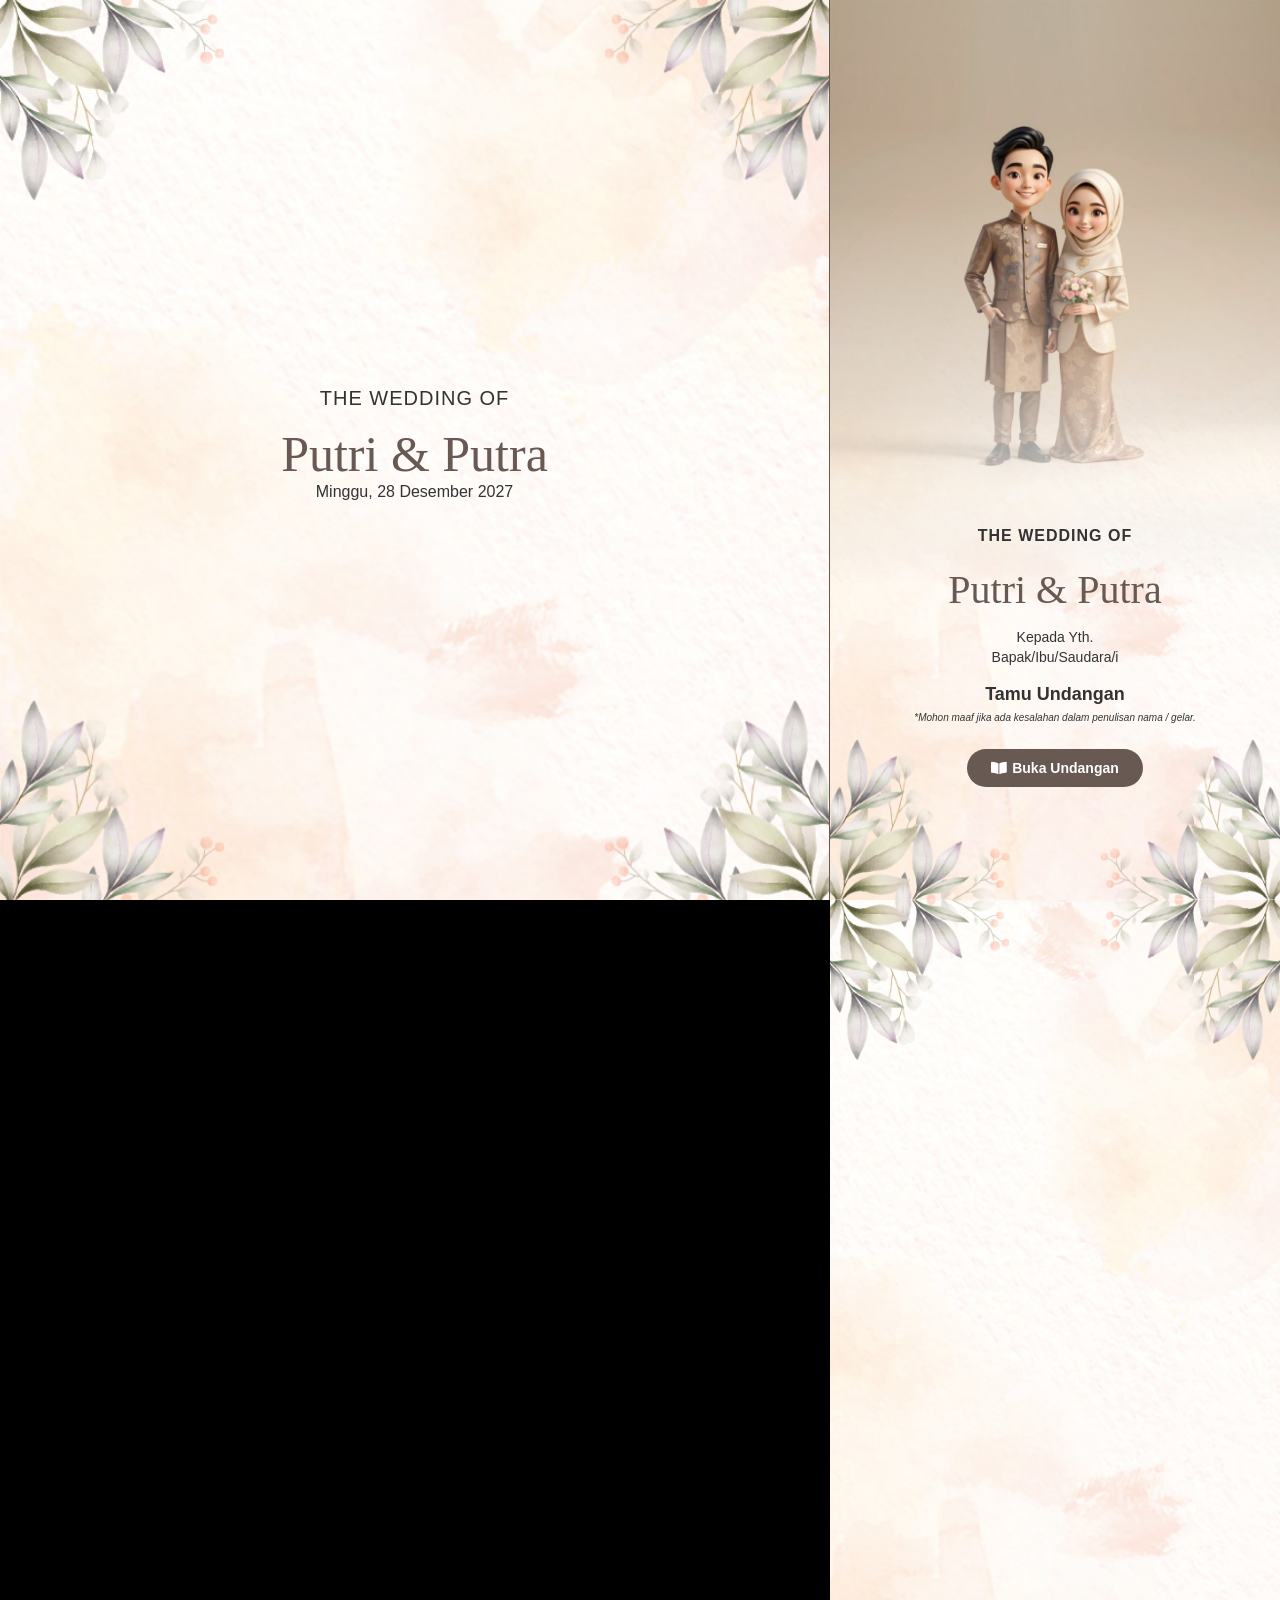
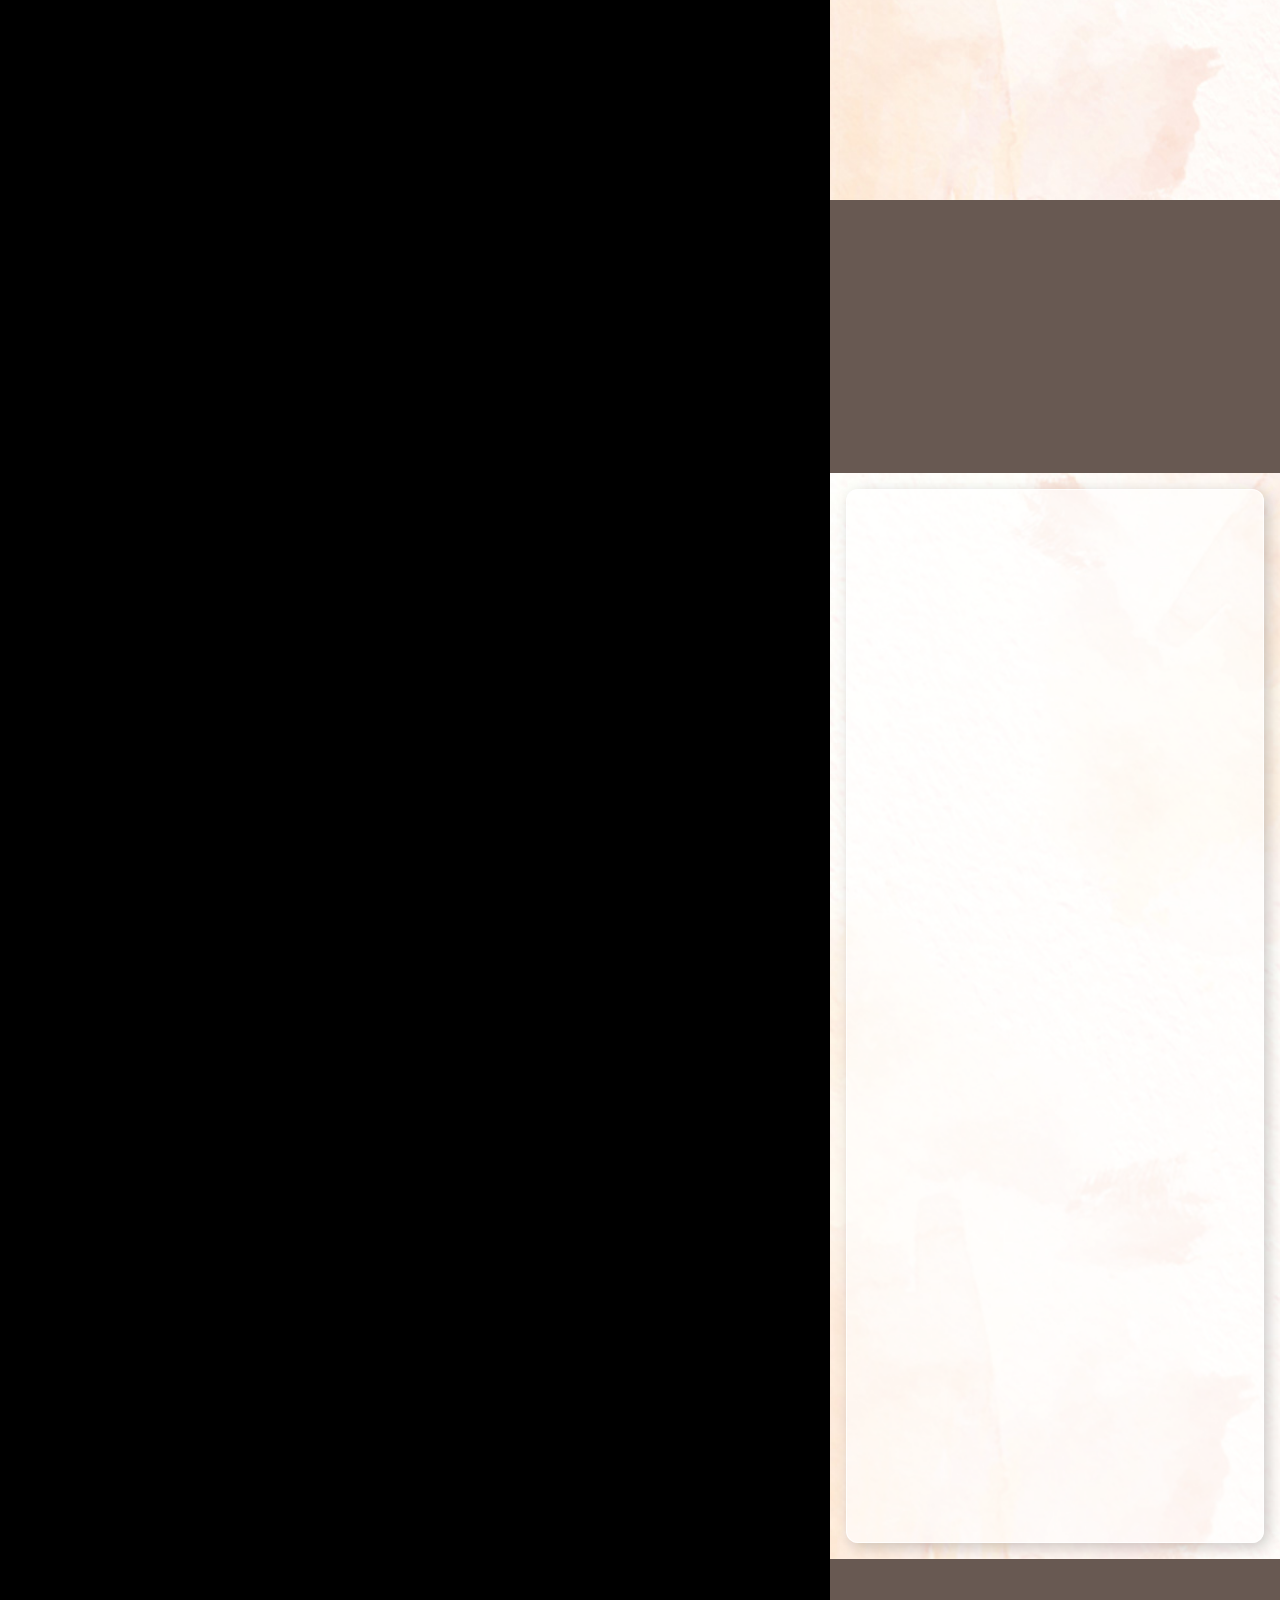
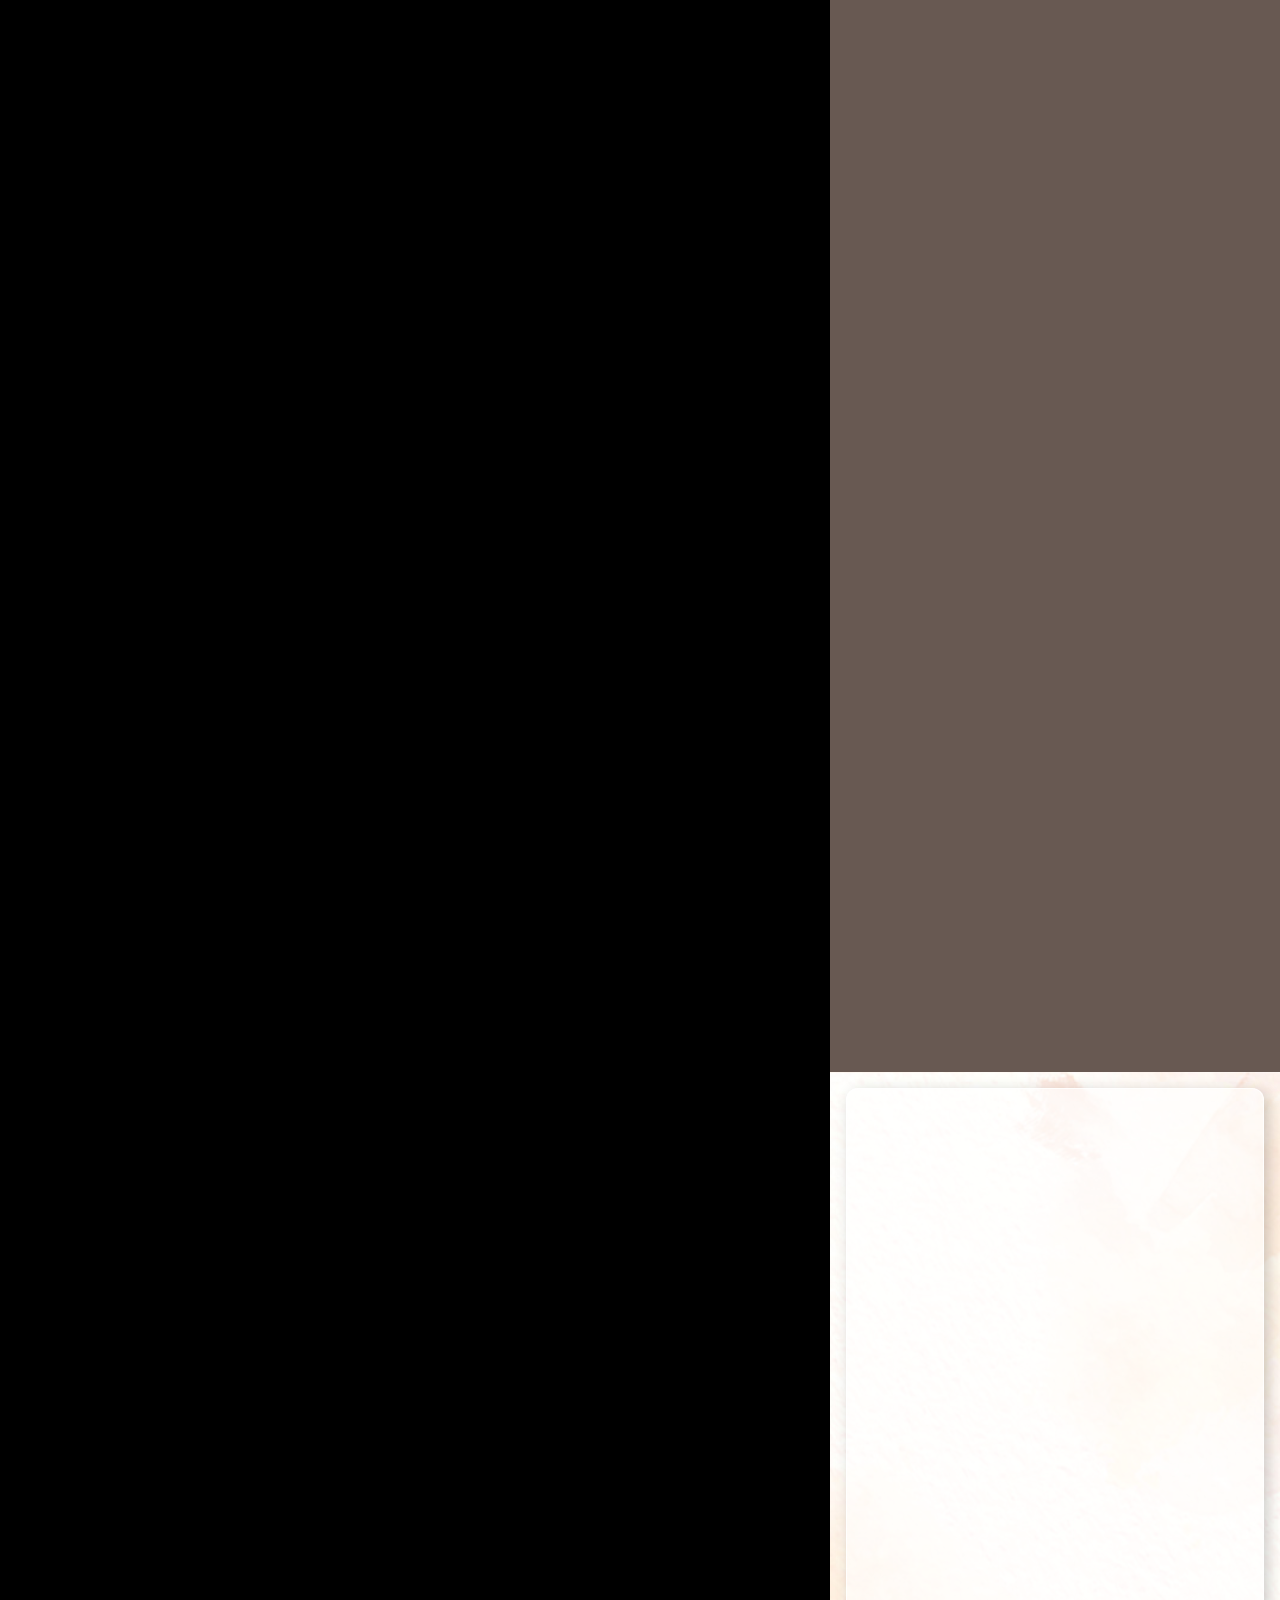
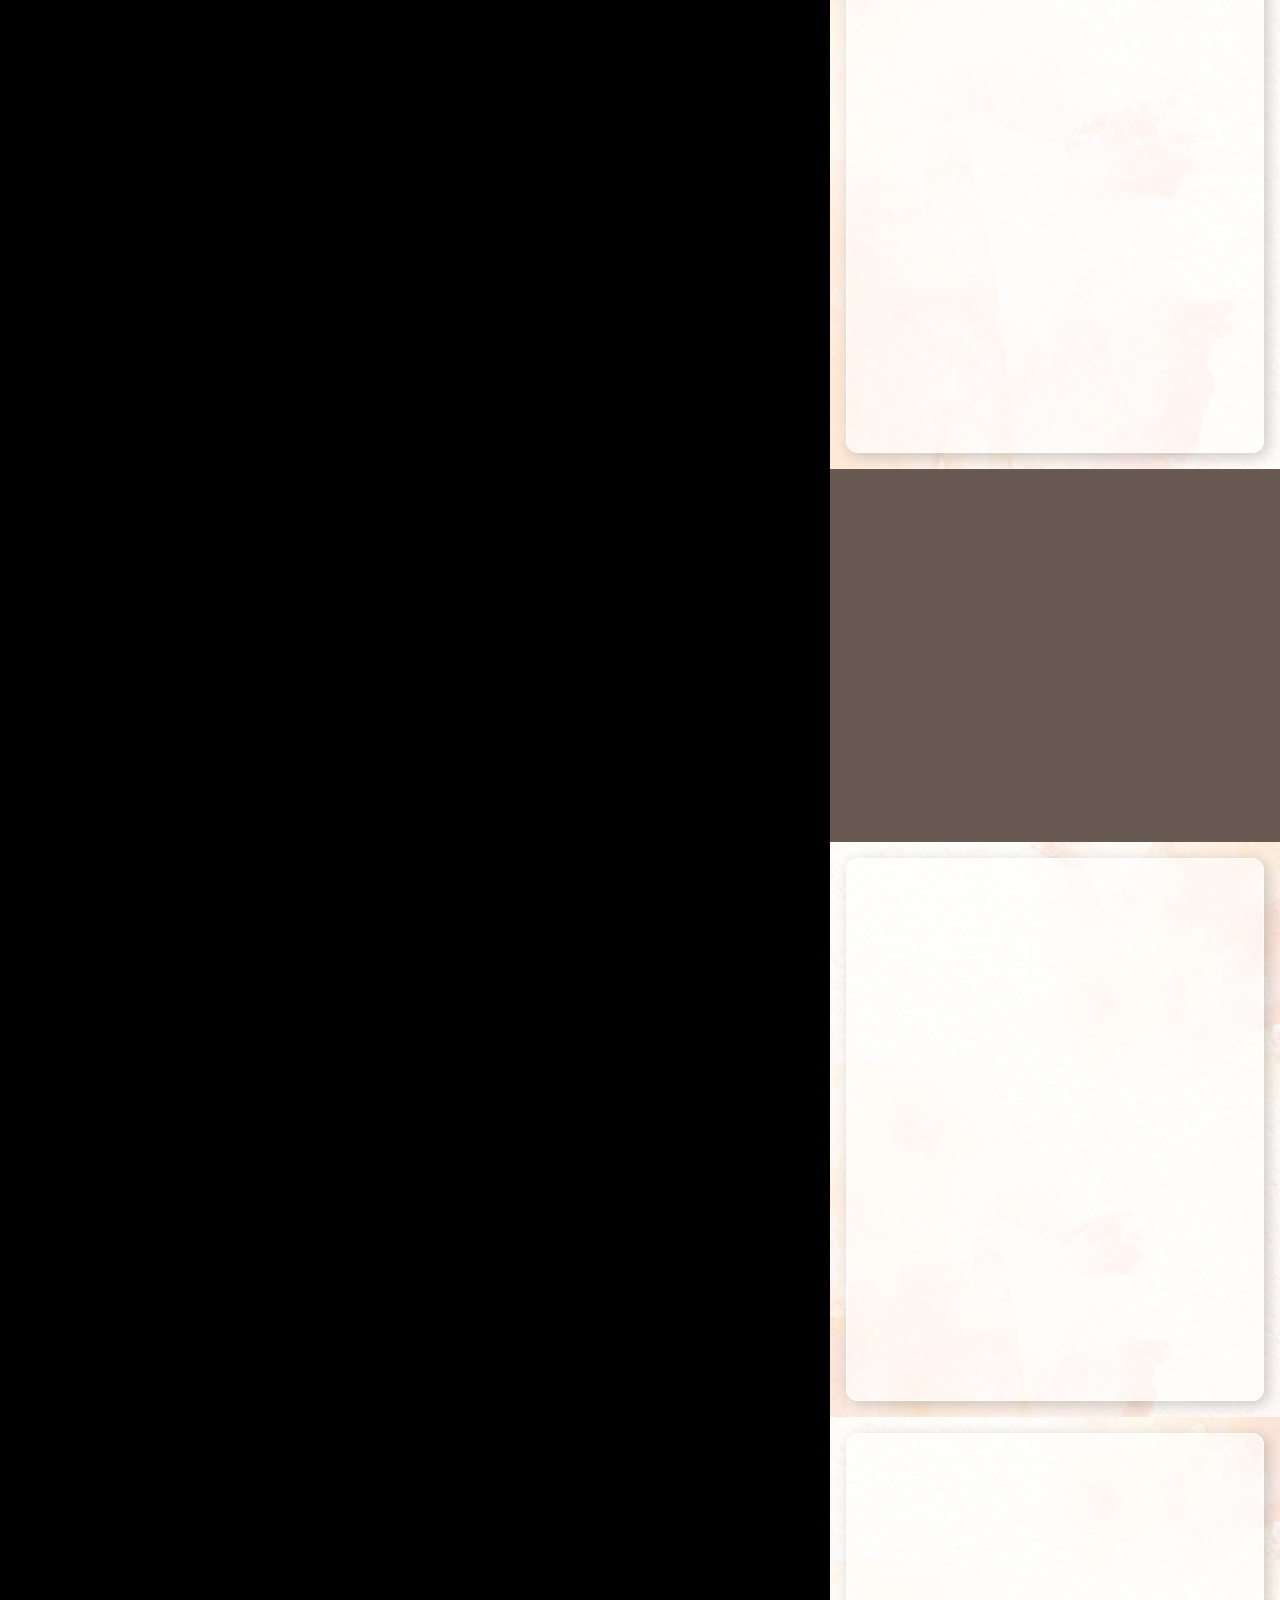
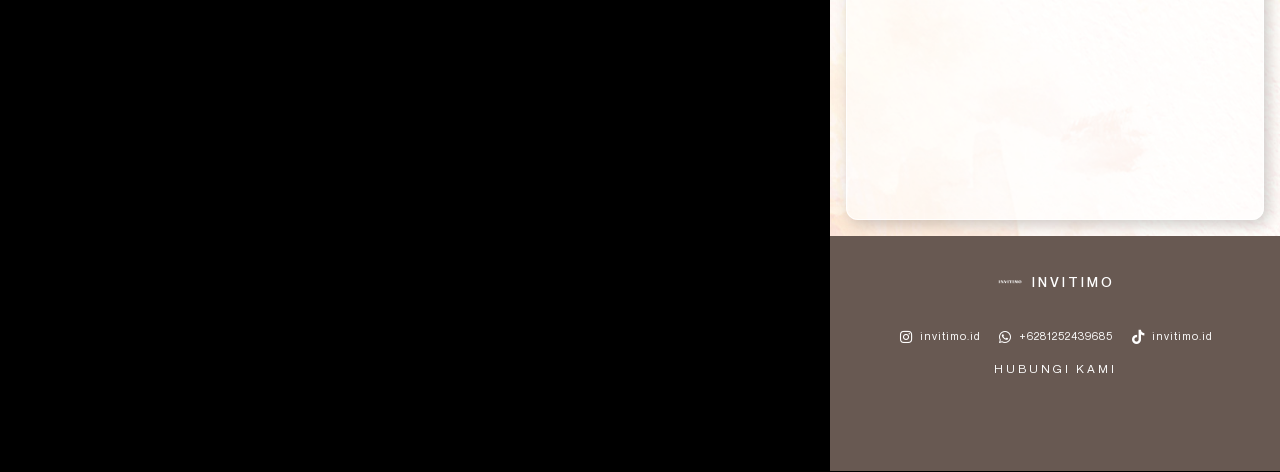
<file: s01-i/index.htm>
﻿<!DOCTYPE html>
<html lang="id" prefix="og: https://ogp.me/ns#">
<head>
	<meta charset="UTF-8">
		
<meta name="robots" content="noindex,nofollow,noarchive,nosnippet,noimageindex">

<!-- Optimasi Mesin Pencari oleh Rank Math - https://rankmath.com/ -->
<title>Tema Special 01 (Ilustrasi)</title>
<meta name="description" content="Preview Undangan Pernikahan Tema Special 01 (Tanpa Foto)">
<meta name="robots" content="noindex, nofollow, noarchive, nosnippet, noimageindex">
<link rel="canonical" href="index-1.htm">
<meta property="og:locale" content="id_ID">
<meta property="og:type" content="article">
<meta property="og:title" content="Tema Special 01 (Ilustrasi)">
<meta property="og:description" content="Preview Undangan Pernikahan Tema Special 01 (Tanpa Foto)">
<meta property="og:url" content="https://invitimo2.my.id/s01-i/">
<meta property="og:site_name" content="Invisimple ID - Undangan Website">
<meta property="article:section" content="Pernikahan">
<meta property="og:updated_time" content="2025-12-07T00:42:51+07:00">
<meta property="og:image" content="https://the.invisimple.id/wp-content/uploads/2025/02/featured-special-01-tanpa-foto.jpg">
<meta property="og:image:secure_url" content="https://the.invisimple.id/wp-content/uploads/2025/02/featured-special-01-tanpa-foto.jpg">
<meta property="og:image:width" content="500">
<meta property="og:image:height" content="500">
<meta property="og:image:alt" content="Tema Special 01 (Ilustrasi)">
<meta property="og:image:type" content="image/jpeg">
<meta property="article:published_time" content="2025-02-18T05:52:55+07:00">
<meta property="article:modified_time" content="2025-12-07T00:42:51+07:00">
<meta name="twitter:card" content="summary_large_image">
<meta name="twitter:title" content="Tema Special 01 (Ilustrasi)">
<meta name="twitter:description" content="Preview Undangan Pernikahan Tema Special 01 (Tanpa Foto)">
<meta name="twitter:image" content="https://the.invisimple.id/wp-content/uploads/2025/02/featured-special-01-tanpa-foto.jpg">
<meta name="twitter:label1" content="Ditulis oleh">
<meta name="twitter:data1" content="1nv1s1mpl3">
<meta name="twitter:label2" content="Waktunya membaca">
<meta name="twitter:data2" content="Kurang dari semenit">
<script type="application/ld+json" class="rank-math-schema">{"@context":"https://schema.org","@graph":[{"@type":["Person","Organization"],"@id":"https://invitimo2.my.id/#person","name":"Invisimple ID - Undangan Website","logo":{"@type":"ImageObject","@id":"https://invitimo2.my.id/#logo","url":"https://the.invisimple.id/wp-content/uploads/2024/05/icon-invitaja-150x150.png","contentUrl":"https://the.invisimple.id/wp-content/uploads/2024/05/icon-invitaja-150x150.png","caption":"Invisimple ID - Undangan Website","inLanguage":"id"},"image":{"@type":"ImageObject","@id":"https://invitimo2.my.id/#logo","url":"https://the.invisimple.id/wp-content/uploads/2024/05/icon-invitaja-150x150.png","contentUrl":"https://the.invisimple.id/wp-content/uploads/2024/05/icon-invitaja-150x150.png","caption":"Invisimple ID - Undangan Website","inLanguage":"id"}},{"@type":"WebSite","@id":"https://invitimo2.my.id/#website","url":"https://invitimo2.my.id","name":"Invisimple ID - Undangan Website","publisher":{"@id":"https://invitimo2.my.id/#person"},"inLanguage":"id"},{"@type":"ImageObject","@id":"https://the.invisimple.id/wp-content/uploads/2025/02/featured-special-01-tanpa-foto.jpg","url":"https://the.invisimple.id/wp-content/uploads/2025/02/featured-special-01-tanpa-foto.jpg","width":"500","height":"500","inLanguage":"id"},{"@type":"WebPage","@id":"https://invitimo2.my.id/s01-i/#webpage","url":"https://invitimo2.my.id/s01-i/","name":"Tema Special 01 (Ilustrasi)","datePublished":"2025-02-18T05:52:55+07:00","dateModified":"2025-12-07T00:42:51+07:00","isPartOf":{"@id":"https://invitimo2.my.id/#website"},"primaryImageOfPage":{"@id":"https://the.invisimple.id/wp-content/uploads/2025/02/featured-special-01-tanpa-foto.jpg"},"inLanguage":"id"},{"@type":"Person","@id":"https://invitimo2.my.id/author/1nv1t4j4/","name":"1nv1s1mpl3","url":"https://invitimo2.my.id/author/1nv1t4j4/","image":{"@type":"ImageObject","@id":"https://secure.gravatar.com/avatar/7261eb66b6b7f72535ce5fb6ec1b8146d1f240d1655f2af83056c2c59945e163?s=96&amp;d=mm&amp;r=g","url":"https://secure.gravatar.com/avatar/7261eb66b6b7f72535ce5fb6ec1b8146d1f240d1655f2af83056c2c59945e163?s=96&amp;d=mm&amp;r=g","caption":"1nv1s1mpl3","inLanguage":"id"},"sameAs":["http://invisimple.id"]},{"@type":"BlogPosting","headline":"Tema Special 01 (Ilustrasi)","datePublished":"2025-02-18T05:52:55+07:00","dateModified":"2025-12-07T00:42:51+07:00","articleSection":"Pernikahan","author":{"@id":"https://invitimo2.my.id/author/1nv1t4j4/","name":"1nv1s1mpl3"},"publisher":{"@id":"https://invitimo2.my.id/#person"},"description":"Preview Undangan Pernikahan Tema Special 01 (Tanpa Foto)","name":"Tema Special 01 (Ilustrasi)","@id":"https://invitimo2.my.id/s01-i/#richSnippet","isPartOf":{"@id":"https://invitimo2.my.id/s01-i/#webpage"},"image":{"@id":"https://the.invisimple.id/wp-content/uploads/2025/02/featured-special-01-tanpa-foto.jpg"},"inLanguage":"id","mainEntityOfPage":{"@id":"https://invitimo2.my.id/s01-i/#webpage"}}]}</script>
<!-- /Plugin WordPress Rank Math SEO -->

<link rel='dns-prefetch' href='//the.invisimple.id'>
<style id="wp-img-auto-sizes-contain-inline-css">
img:is([sizes=auto i],[sizes^="auto," i]){contain-intrinsic-size:3000px 1500px}
/*# sourceURL=wp-img-auto-sizes-contain-inline-css */
</style>
<link rel='stylesheet' id='dce-animations-css' href='../wp-content/plugins/dynamic-content-for-elementor-new-version/assets/css/animations.css?ver=3.4.0' media='all'>

<style id="wp-emoji-styles-inline-css">

	img.wp-smiley, img.emoji {
		display: inline !important;
		border: none !important;
		box-shadow: none !important;
		height: 1em !important;
		width: 1em !important;
		margin: 0 0.07em !important;
		vertical-align: -0.1em !important;
		background: none !important;
		padding: 0 !important;
	}
/*# sourceURL=wp-emoji-styles-inline-css */
</style>
<style id="wp-block-library-inline-css">
/**
 * Colors
 */
/**
 * Typography
 */
/**
 * SCSS Variables.
 *
 * Please use variables from this sheet to ensure consistency across the UI.
 * Don't add to this sheet unless you're pretty sure the value will be reused in many places.
 * For example, don't add rules to this sheet that affect block visuals. It's purely for UI.
 */
/**
 * Fonts & basic variables.
 */
/**
 * Typography
 */
/**
 * Grid System.
 * https://make.wordpress.org/design/2019/10/31/proposal-a-consistent-spacing-system-for-wordpress/
 */
/**
 * Radius scale.
 */
/**
 * Elevation scale.
 */
/**
 * Dimensions.
 */
/**
 * Mobile specific styles
 */
/**
 * Editor styles.
 */
/**
 * Block & Editor UI.
 */
/**
 * Block paddings.
 */
/**
 * React Native specific.
 * These variables do not appear to be used anywhere else.
 */
/**
 * Breakpoints & Media Queries
 */
/**
*  Converts a hex value into the rgb equivalent.
*
* @param {string} hex - the hexadecimal value to convert
* @return {string} comma separated rgb values
*/
/**
 * Long content fade mixin
 *
 * Creates a fading overlay to signify that the content is longer
 * than the space allows.
 */
/**
 * Breakpoint mixins
 */
/**
 * Focus styles.
 */
/**
 * Applies editor left position to the selector passed as argument
 */
/**
 * Styles that are reused verbatim in a few places
 */
/**
 * Allows users to opt-out of animations via OS-level preferences.
 */
/**
 * Reset default styles for JavaScript UI based pages.
 * This is a WP-admin agnostic reset
 */
/**
 * Reset the WP Admin page styles for Gutenberg-like pages.
 */
/**
 * Creates a checkerboard pattern background to indicate transparency.
 * @param {String} $size - The size of the squares in the checkerboard pattern. Default is 12px.
 */
:root {
  --wp-block-synced-color: #7a00df;
  --wp-block-synced-color--rgb: 122, 0, 223;
  --wp-bound-block-color: var(--wp-block-synced-color);
  --wp-editor-canvas-background: #ddd;
  --wp-admin-theme-color: #007cba;
  --wp-admin-theme-color--rgb: 0, 124, 186;
  --wp-admin-theme-color-darker-10: rgb(0, 107, 160.5);
  --wp-admin-theme-color-darker-10--rgb: 0, 107, 160.5;
  --wp-admin-theme-color-darker-20: #005a87;
  --wp-admin-theme-color-darker-20--rgb: 0, 90, 135;
  --wp-admin-border-width-focus: 2px;
}
@media (min-resolution: 192dpi) {
  :root {
    --wp-admin-border-width-focus: 1.5px;
  }
}

/**
 * Element styles.
 */
.wp-element-button {
  cursor: pointer;
}

:root .has-very-light-gray-background-color {
  background-color: #eee;
}
:root .has-very-dark-gray-background-color {
  background-color: #313131;
}
:root .has-very-light-gray-color {
  color: #eee;
}
:root .has-very-dark-gray-color {
  color: #313131;
}
:root {
  /* stylelint-disable @stylistic/function-comma-space-after -- We can not use spacing because of WP multi site kses rule. */
}
:root .has-vivid-green-cyan-to-vivid-cyan-blue-gradient-background {
  background: linear-gradient(135deg, rgb(0, 208, 132) 0%, rgb(6, 147, 227) 100%);
}
:root .has-purple-crush-gradient-background {
  background: linear-gradient(135deg, rgb(52, 226, 228) 0%, rgb(71, 33, 251) 50%, rgb(171, 29, 254) 100%);
}
:root .has-hazy-dawn-gradient-background {
  background: linear-gradient(135deg, rgb(250, 172, 168) 0%, rgb(218, 208, 236) 100%);
}
:root .has-subdued-olive-gradient-background {
  background: linear-gradient(135deg, rgb(250, 250, 225) 0%, rgb(103, 166, 113) 100%);
}
:root .has-atomic-cream-gradient-background {
  background: linear-gradient(135deg, rgb(253, 215, 154) 0%, rgb(0, 74, 89) 100%);
}
:root .has-nightshade-gradient-background {
  background: linear-gradient(135deg, rgb(51, 9, 104) 0%, rgb(49, 205, 207) 100%);
}
:root .has-midnight-gradient-background {
  background: linear-gradient(135deg, rgb(2, 3, 129) 0%, rgb(40, 116, 252) 100%);
}
:root {
  /* stylelint-enable @stylistic/function-comma-space-after */
  --wp--preset--font-size--normal: 16px;
  --wp--preset--font-size--huge: 42px;
}

.has-regular-font-size {
  font-size: 1em;
}

.has-larger-font-size {
  font-size: 2.625em;
}

.has-normal-font-size {
  font-size: var(--wp--preset--font-size--normal);
}

.has-huge-font-size {
  font-size: var(--wp--preset--font-size--huge);
}

:root .has-text-align-center {
  text-align: center;
}

:root .has-text-align-left {
  /*rtl:ignore*/
  text-align: left;
}

:root .has-text-align-right {
  /*rtl:ignore*/
  text-align: right;
}

.has-fit-text {
  white-space: nowrap !important;
}

#end-resizable-editor-section {
  display: none;
}

.aligncenter {
  clear: both;
}

.items-justified-left {
  justify-content: flex-start;
}

.items-justified-center {
  justify-content: center;
}

.items-justified-right {
  justify-content: flex-end;
}

.items-justified-space-between {
  justify-content: space-between;
}

.screen-reader-text {
  border: 0;
  clip-path: inset(50%);
  height: 1px;
  margin: -1px;
  overflow: hidden;
  padding: 0;
  position: absolute;
  width: 1px;
  word-wrap: normal !important;
}

.screen-reader-text:focus {
  background-color: #ddd;
  clip-path: none;
  color: #444;
  display: block;
  font-size: 1em;
  height: auto;
  left: 5px;
  line-height: normal;
  padding: 15px 23px 14px;
  text-decoration: none;
  top: 5px;
  width: auto;
  z-index: 100000;
}

/**
 * The following provide a simple means of applying a default border style when
 * a user first makes a selection in the border block support panel.
 * This prevents issues such as where the user could set a border width
 * and see no border due there being no border style set.
 *
 * This is intended to be removed once intelligent defaults can be set while
 * making border selections via the block support.
 *
 * See: https://github.com/WordPress/gutenberg/pull/33743
 */
html :where(.has-border-color) {
  border-style: solid;
}

html :where([style*=border-color]) {
  border-style: solid;
}

html :where([style*=border-top-color]) {
  border-top-style: solid;
}

html :where([style*=border-right-color]) {
  /*rtl:ignore*/
  border-right-style: solid;
}

html :where([style*=border-bottom-color]) {
  border-bottom-style: solid;
}

html :where([style*=border-left-color]) {
  /*rtl:ignore*/
  border-left-style: solid;
}

html :where([style*=border-width]) {
  border-style: solid;
}

html :where([style*=border-top-width]) {
  border-top-style: solid;
}

html :where([style*=border-right-width]) {
  /*rtl:ignore*/
  border-right-style: solid;
}

html :where([style*=border-bottom-width]) {
  border-bottom-style: solid;
}

html :where([style*=border-left-width]) {
  /*rtl:ignore*/
  border-left-style: solid;
}

/**
 * Provide baseline responsiveness for images.
 */
html :where(img[class*=wp-image-]) {
  height: auto;
  max-width: 100%;
}

/**
 * Reset user agent styles for figure element margins.
 */
:where(figure) {
  margin: 0 0 1em 0;
}

html :where(.is-position-sticky) {
  /* stylelint-disable length-zero-no-unit -- 0px is set explicitly so that it can be used in a calc value. */
  --wp-admin--admin-bar--position-offset: var(--wp-admin--admin-bar--height, 0px);
  /* stylelint-enable length-zero-no-unit */
}

@media screen and (max-width: 600px) {
  html :where(.is-position-sticky) {
    /* stylelint-disable length-zero-no-unit -- 0px is set explicitly so that it can be used in a calc value. */
    --wp-admin--admin-bar--position-offset: 0px;
    /* stylelint-enable length-zero-no-unit */
  }
}
/*# sourceURL=/wp-includes/css/dist/block-library/common.css */
</style>
<style id="classic-theme-styles-inline-css">
/**
 * These rules are needed for backwards compatibility.
 * They should match the button element rules in the base theme.json file.
 */
.wp-block-button__link {
	color: #ffffff;
	background-color: #32373c;
	border-radius: 9999px; /* 100% causes an oval, but any explicit but really high value retains the pill shape. */

	/* This needs a low specificity so it won't override the rules from the button element if defined in theme.json. */
	box-shadow: none;
	text-decoration: none;

	/* The extra 2px are added to size solids the same as the outline versions.*/
	padding: calc(0.667em + 2px) calc(1.333em + 2px);

	font-size: 1.125em;
}

.wp-block-file__button {
	background: #32373c;
	color: #ffffff;
	text-decoration: none;
}

/*# sourceURL=/wp-includes/css/classic-themes.css */
</style>
<style id="wp-block-styles-placeholder-inline-css">
:root { --wp-internal-comment: "Placeholder for wp_hoist_late_printed_styles() to replace with the block styles printed at wp_footer." }
/*# sourceURL=wp-block-styles-placeholder-inline-css */
</style>
<link rel='stylesheet' id='dashicons-css' href='../wp-includes/css/dashicons.css?ver=7.0.4' media='all'>
<link rel='stylesheet' id='jet-engine-frontend-css' href='../wp-content/plugins/jet-engine/assets/css/frontend.css?ver=3.8.14.3' media='all'>
<style id="wp-global-styles-placeholder-inline-css">
:root { --wp-internal-comment: "Placeholder for wp_hoist_late_printed_styles() to replace with the global-styles printed at wp_footer." }
/*# sourceURL=wp-global-styles-placeholder-inline-css */
</style>
<link rel='stylesheet' id='uaf_client_css-css' href='../wp-content/uploads/useanyfont/uaf.css?ver=1786431129' media='all'>
<link rel='stylesheet' id='wpb-lib-frontend-css' href='../wp-content/plugins/wpbits-addons-for-elementor/assets/css/frontend.min.css?ver=1.8.1' media='all'>
<link rel='stylesheet' id='wds-elementor-css' href='../wp-content/plugins/weddingsaas-pro/assets/css/wds-elementor.css?ver=2.10.2.1' media='all'>
<link rel='stylesheet' id='saic_style-css' href='../wp-content/plugins/weddingsaas-pro/assets/plugins/custom/commentpress/saic_style.css?ver=2.10.2.1' media='screen'>
<link rel='stylesheet' id='dce-style-css' href='../wp-content/plugins/dynamic-content-for-elementor-new-version/assets/css/style.css?ver=3.4.0' media='all'>
<link rel='stylesheet' id='dce-dynamic-visibility-css' href='../wp-content/plugins/dynamic-content-for-elementor-new-version/assets/css/dynamic-visibility.css?ver=3.4.0' media='all'>
<link rel='stylesheet' id='dce-tooltip-css' href='../wp-content/plugins/dynamic-content-for-elementor-new-version/assets/css/tooltip.css?ver=3.4.0' media='all'>
<link rel='stylesheet' id='wds-reset-css' href='../wp-content/themes/weddingsaas-wp/assets/css/reset.css?ver=2.0.11' media='all'>
<link rel='stylesheet' id='e-animation-fadeIn-css' href='../wp-content/plugins/elementor/assets/lib/animations/styles/fadeIn.css?ver=4.1.4' media='all'>
<link rel='stylesheet' id='elementor-frontend-css' href='../wp-content/plugins/elementor/assets/css/frontend.css?ver=4.1.4' media='all'>
<style id="elementor-frontend-inline-css">
@-webkit-keyframes ha_fadeIn{0%{opacity:0}to{opacity:1}}@keyframes ha_fadeIn{0%{opacity:0}to{opacity:1}}@-webkit-keyframes ha_zoomIn{0%{opacity:0;-webkit-transform:scale3d(.3,.3,.3);transform:scale3d(.3,.3,.3)}50%{opacity:1}}@keyframes ha_zoomIn{0%{opacity:0;-webkit-transform:scale3d(.3,.3,.3);transform:scale3d(.3,.3,.3)}50%{opacity:1}}@-webkit-keyframes ha_rollIn{0%{opacity:0;-webkit-transform:translate3d(-100%,0,0) rotate3d(0,0,1,-120deg);transform:translate3d(-100%,0,0) rotate3d(0,0,1,-120deg)}to{opacity:1}}@keyframes ha_rollIn{0%{opacity:0;-webkit-transform:translate3d(-100%,0,0) rotate3d(0,0,1,-120deg);transform:translate3d(-100%,0,0) rotate3d(0,0,1,-120deg)}to{opacity:1}}@-webkit-keyframes ha_bounce{0%,20%,53%,to{-webkit-animation-timing-function:cubic-bezier(.215,.61,.355,1);animation-timing-function:cubic-bezier(.215,.61,.355,1)}40%,43%{-webkit-transform:translate3d(0,-30px,0) scaleY(1.1);transform:translate3d(0,-30px,0) scaleY(1.1);-webkit-animation-timing-function:cubic-bezier(.755,.05,.855,.06);animation-timing-function:cubic-bezier(.755,.05,.855,.06)}70%{-webkit-transform:translate3d(0,-15px,0) scaleY(1.05);transform:translate3d(0,-15px,0) scaleY(1.05);-webkit-animation-timing-function:cubic-bezier(.755,.05,.855,.06);animation-timing-function:cubic-bezier(.755,.05,.855,.06)}80%{-webkit-transition-timing-function:cubic-bezier(.215,.61,.355,1);transition-timing-function:cubic-bezier(.215,.61,.355,1);-webkit-transform:translate3d(0,0,0) scaleY(.95);transform:translate3d(0,0,0) scaleY(.95)}90%{-webkit-transform:translate3d(0,-4px,0) scaleY(1.02);transform:translate3d(0,-4px,0) scaleY(1.02)}}@keyframes ha_bounce{0%,20%,53%,to{-webkit-animation-timing-function:cubic-bezier(.215,.61,.355,1);animation-timing-function:cubic-bezier(.215,.61,.355,1)}40%,43%{-webkit-transform:translate3d(0,-30px,0) scaleY(1.1);transform:translate3d(0,-30px,0) scaleY(1.1);-webkit-animation-timing-function:cubic-bezier(.755,.05,.855,.06);animation-timing-function:cubic-bezier(.755,.05,.855,.06)}70%{-webkit-transform:translate3d(0,-15px,0) scaleY(1.05);transform:translate3d(0,-15px,0) scaleY(1.05);-webkit-animation-timing-function:cubic-bezier(.755,.05,.855,.06);animation-timing-function:cubic-bezier(.755,.05,.855,.06)}80%{-webkit-transition-timing-function:cubic-bezier(.215,.61,.355,1);transition-timing-function:cubic-bezier(.215,.61,.355,1);-webkit-transform:translate3d(0,0,0) scaleY(.95);transform:translate3d(0,0,0) scaleY(.95)}90%{-webkit-transform:translate3d(0,-4px,0) scaleY(1.02);transform:translate3d(0,-4px,0) scaleY(1.02)}}@-webkit-keyframes ha_bounceIn{0%,20%,40%,60%,80%,to{-webkit-animation-timing-function:cubic-bezier(.215,.61,.355,1);animation-timing-function:cubic-bezier(.215,.61,.355,1)}0%{opacity:0;-webkit-transform:scale3d(.3,.3,.3);transform:scale3d(.3,.3,.3)}20%{-webkit-transform:scale3d(1.1,1.1,1.1);transform:scale3d(1.1,1.1,1.1)}40%{-webkit-transform:scale3d(.9,.9,.9);transform:scale3d(.9,.9,.9)}60%{opacity:1;-webkit-transform:scale3d(1.03,1.03,1.03);transform:scale3d(1.03,1.03,1.03)}80%{-webkit-transform:scale3d(.97,.97,.97);transform:scale3d(.97,.97,.97)}to{opacity:1}}@keyframes ha_bounceIn{0%,20%,40%,60%,80%,to{-webkit-animation-timing-function:cubic-bezier(.215,.61,.355,1);animation-timing-function:cubic-bezier(.215,.61,.355,1)}0%{opacity:0;-webkit-transform:scale3d(.3,.3,.3);transform:scale3d(.3,.3,.3)}20%{-webkit-transform:scale3d(1.1,1.1,1.1);transform:scale3d(1.1,1.1,1.1)}40%{-webkit-transform:scale3d(.9,.9,.9);transform:scale3d(.9,.9,.9)}60%{opacity:1;-webkit-transform:scale3d(1.03,1.03,1.03);transform:scale3d(1.03,1.03,1.03)}80%{-webkit-transform:scale3d(.97,.97,.97);transform:scale3d(.97,.97,.97)}to{opacity:1}}@-webkit-keyframes ha_flipInX{0%{opacity:0;-webkit-transform:perspective(400px) rotate3d(1,0,0,90deg);transform:perspective(400px) rotate3d(1,0,0,90deg);-webkit-animation-timing-function:ease-in;animation-timing-function:ease-in}40%{-webkit-transform:perspective(400px) rotate3d(1,0,0,-20deg);transform:perspective(400px) rotate3d(1,0,0,-20deg);-webkit-animation-timing-function:ease-in;animation-timing-function:ease-in}60%{opacity:1;-webkit-transform:perspective(400px) rotate3d(1,0,0,10deg);transform:perspective(400px) rotate3d(1,0,0,10deg)}80%{-webkit-transform:perspective(400px) rotate3d(1,0,0,-5deg);transform:perspective(400px) rotate3d(1,0,0,-5deg)}}@keyframes ha_flipInX{0%{opacity:0;-webkit-transform:perspective(400px) rotate3d(1,0,0,90deg);transform:perspective(400px) rotate3d(1,0,0,90deg);-webkit-animation-timing-function:ease-in;animation-timing-function:ease-in}40%{-webkit-transform:perspective(400px) rotate3d(1,0,0,-20deg);transform:perspective(400px) rotate3d(1,0,0,-20deg);-webkit-animation-timing-function:ease-in;animation-timing-function:ease-in}60%{opacity:1;-webkit-transform:perspective(400px) rotate3d(1,0,0,10deg);transform:perspective(400px) rotate3d(1,0,0,10deg)}80%{-webkit-transform:perspective(400px) rotate3d(1,0,0,-5deg);transform:perspective(400px) rotate3d(1,0,0,-5deg)}}@-webkit-keyframes ha_flipInY{0%{opacity:0;-webkit-transform:perspective(400px) rotate3d(0,1,0,90deg);transform:perspective(400px) rotate3d(0,1,0,90deg);-webkit-animation-timing-function:ease-in;animation-timing-function:ease-in}40%{-webkit-transform:perspective(400px) rotate3d(0,1,0,-20deg);transform:perspective(400px) rotate3d(0,1,0,-20deg);-webkit-animation-timing-function:ease-in;animation-timing-function:ease-in}60%{opacity:1;-webkit-transform:perspective(400px) rotate3d(0,1,0,10deg);transform:perspective(400px) rotate3d(0,1,0,10deg)}80%{-webkit-transform:perspective(400px) rotate3d(0,1,0,-5deg);transform:perspective(400px) rotate3d(0,1,0,-5deg)}}@keyframes ha_flipInY{0%{opacity:0;-webkit-transform:perspective(400px) rotate3d(0,1,0,90deg);transform:perspective(400px) rotate3d(0,1,0,90deg);-webkit-animation-timing-function:ease-in;animation-timing-function:ease-in}40%{-webkit-transform:perspective(400px) rotate3d(0,1,0,-20deg);transform:perspective(400px) rotate3d(0,1,0,-20deg);-webkit-animation-timing-function:ease-in;animation-timing-function:ease-in}60%{opacity:1;-webkit-transform:perspective(400px) rotate3d(0,1,0,10deg);transform:perspective(400px) rotate3d(0,1,0,10deg)}80%{-webkit-transform:perspective(400px) rotate3d(0,1,0,-5deg);transform:perspective(400px) rotate3d(0,1,0,-5deg)}}@-webkit-keyframes ha_swing{20%{-webkit-transform:rotate3d(0,0,1,15deg);transform:rotate3d(0,0,1,15deg)}40%{-webkit-transform:rotate3d(0,0,1,-10deg);transform:rotate3d(0,0,1,-10deg)}60%{-webkit-transform:rotate3d(0,0,1,5deg);transform:rotate3d(0,0,1,5deg)}80%{-webkit-transform:rotate3d(0,0,1,-5deg);transform:rotate3d(0,0,1,-5deg)}}@keyframes ha_swing{20%{-webkit-transform:rotate3d(0,0,1,15deg);transform:rotate3d(0,0,1,15deg)}40%{-webkit-transform:rotate3d(0,0,1,-10deg);transform:rotate3d(0,0,1,-10deg)}60%{-webkit-transform:rotate3d(0,0,1,5deg);transform:rotate3d(0,0,1,5deg)}80%{-webkit-transform:rotate3d(0,0,1,-5deg);transform:rotate3d(0,0,1,-5deg)}}@-webkit-keyframes ha_slideInDown{0%{visibility:visible;-webkit-transform:translate3d(0,-100%,0);transform:translate3d(0,-100%,0)}}@keyframes ha_slideInDown{0%{visibility:visible;-webkit-transform:translate3d(0,-100%,0);transform:translate3d(0,-100%,0)}}@-webkit-keyframes ha_slideInUp{0%{visibility:visible;-webkit-transform:translate3d(0,100%,0);transform:translate3d(0,100%,0)}}@keyframes ha_slideInUp{0%{visibility:visible;-webkit-transform:translate3d(0,100%,0);transform:translate3d(0,100%,0)}}@-webkit-keyframes ha_slideInLeft{0%{visibility:visible;-webkit-transform:translate3d(-100%,0,0);transform:translate3d(-100%,0,0)}}@keyframes ha_slideInLeft{0%{visibility:visible;-webkit-transform:translate3d(-100%,0,0);transform:translate3d(-100%,0,0)}}@-webkit-keyframes ha_slideInRight{0%{visibility:visible;-webkit-transform:translate3d(100%,0,0);transform:translate3d(100%,0,0)}}@keyframes ha_slideInRight{0%{visibility:visible;-webkit-transform:translate3d(100%,0,0);transform:translate3d(100%,0,0)}}.ha_fadeIn{-webkit-animation-name:ha_fadeIn;animation-name:ha_fadeIn}.ha_zoomIn{-webkit-animation-name:ha_zoomIn;animation-name:ha_zoomIn}.ha_rollIn{-webkit-animation-name:ha_rollIn;animation-name:ha_rollIn}.ha_bounce{-webkit-transform-origin:center bottom;-ms-transform-origin:center bottom;transform-origin:center bottom;-webkit-animation-name:ha_bounce;animation-name:ha_bounce}.ha_bounceIn{-webkit-animation-name:ha_bounceIn;animation-name:ha_bounceIn;-webkit-animation-duration:.75s;-webkit-animation-duration:calc(var(--animate-duration)*.75);animation-duration:.75s;animation-duration:calc(var(--animate-duration)*.75)}.ha_flipInX,.ha_flipInY{-webkit-animation-name:ha_flipInX;animation-name:ha_flipInX;-webkit-backface-visibility:visible!important;backface-visibility:visible!important}.ha_flipInY{-webkit-animation-name:ha_flipInY;animation-name:ha_flipInY}.ha_swing{-webkit-transform-origin:top center;-ms-transform-origin:top center;transform-origin:top center;-webkit-animation-name:ha_swing;animation-name:ha_swing}.ha_slideInDown{-webkit-animation-name:ha_slideInDown;animation-name:ha_slideInDown}.ha_slideInUp{-webkit-animation-name:ha_slideInUp;animation-name:ha_slideInUp}.ha_slideInLeft{-webkit-animation-name:ha_slideInLeft;animation-name:ha_slideInLeft}.ha_slideInRight{-webkit-animation-name:ha_slideInRight;animation-name:ha_slideInRight}.ha-css-transform-yes{-webkit-transition-duration:var(--ha-tfx-transition-duration, .2s);transition-duration:var(--ha-tfx-transition-duration, .2s);-webkit-transition-property:-webkit-transform;transition-property:transform;transition-property:transform,-webkit-transform;-webkit-transform:translate(var(--ha-tfx-translate-x, 0),var(--ha-tfx-translate-y, 0)) scale(var(--ha-tfx-scale-x, 1),var(--ha-tfx-scale-y, 1)) skew(var(--ha-tfx-skew-x, 0),var(--ha-tfx-skew-y, 0)) rotateX(var(--ha-tfx-rotate-x, 0)) rotateY(var(--ha-tfx-rotate-y, 0)) rotateZ(var(--ha-tfx-rotate-z, 0));transform:translate(var(--ha-tfx-translate-x, 0),var(--ha-tfx-translate-y, 0)) scale(var(--ha-tfx-scale-x, 1),var(--ha-tfx-scale-y, 1)) skew(var(--ha-tfx-skew-x, 0),var(--ha-tfx-skew-y, 0)) rotateX(var(--ha-tfx-rotate-x, 0)) rotateY(var(--ha-tfx-rotate-y, 0)) rotateZ(var(--ha-tfx-rotate-z, 0))}.ha-css-transform-yes:hover{-webkit-transform:translate(var(--ha-tfx-translate-x-hover, var(--ha-tfx-translate-x, 0)),var(--ha-tfx-translate-y-hover, var(--ha-tfx-translate-y, 0))) scale(var(--ha-tfx-scale-x-hover, var(--ha-tfx-scale-x, 1)),var(--ha-tfx-scale-y-hover, var(--ha-tfx-scale-y, 1))) skew(var(--ha-tfx-skew-x-hover, var(--ha-tfx-skew-x, 0)),var(--ha-tfx-skew-y-hover, var(--ha-tfx-skew-y, 0))) rotateX(var(--ha-tfx-rotate-x-hover, var(--ha-tfx-rotate-x, 0))) rotateY(var(--ha-tfx-rotate-y-hover, var(--ha-tfx-rotate-y, 0))) rotateZ(var(--ha-tfx-rotate-z-hover, var(--ha-tfx-rotate-z, 0)));transform:translate(var(--ha-tfx-translate-x-hover, var(--ha-tfx-translate-x, 0)),var(--ha-tfx-translate-y-hover, var(--ha-tfx-translate-y, 0))) scale(var(--ha-tfx-scale-x-hover, var(--ha-tfx-scale-x, 1)),var(--ha-tfx-scale-y-hover, var(--ha-tfx-scale-y, 1))) skew(var(--ha-tfx-skew-x-hover, var(--ha-tfx-skew-x, 0)),var(--ha-tfx-skew-y-hover, var(--ha-tfx-skew-y, 0))) rotateX(var(--ha-tfx-rotate-x-hover, var(--ha-tfx-rotate-x, 0))) rotateY(var(--ha-tfx-rotate-y-hover, var(--ha-tfx-rotate-y, 0))) rotateZ(var(--ha-tfx-rotate-z-hover, var(--ha-tfx-rotate-z, 0)))}.happy-addon>.elementor-widget-container{word-wrap:break-word;overflow-wrap:break-word}.happy-addon>.elementor-widget-container,.happy-addon>.elementor-widget-container *{-webkit-box-sizing:border-box;box-sizing:border-box}.happy-addon:not(:has(.elementor-widget-container)),.happy-addon:not(:has(.elementor-widget-container)) *{-webkit-box-sizing:border-box;box-sizing:border-box;word-wrap:break-word;overflow-wrap:break-word}.happy-addon p:empty{display:none}.happy-addon .elementor-inline-editing{min-height:auto!important}.happy-addon-pro img{max-width:100%;height:auto;-o-object-fit:cover;object-fit:cover}.ha-screen-reader-text{position:absolute;overflow:hidden;clip:rect(1px,1px,1px,1px);margin:-1px;padding:0;width:1px;height:1px;border:0;word-wrap:normal!important;-webkit-clip-path:inset(50%);clip-path:inset(50%)}.ha-has-bg-overlay>.elementor-widget-container{position:relative;z-index:1}.ha-has-bg-overlay>.elementor-widget-container:before{position:absolute;top:0;left:0;z-index:-1;width:100%;height:100%;content:""}.ha-has-bg-overlay:not(:has(.elementor-widget-container)){position:relative;z-index:1}.ha-has-bg-overlay:not(:has(.elementor-widget-container)):before{position:absolute;top:0;left:0;z-index:-1;width:100%;height:100%;content:""}.ha-popup--is-enabled .ha-js-popup,.ha-popup--is-enabled .ha-js-popup img{cursor:-webkit-zoom-in!important;cursor:zoom-in!important}.mfp-wrap .mfp-arrow,.mfp-wrap .mfp-close{background-color:transparent}.mfp-wrap .mfp-arrow:focus,.mfp-wrap .mfp-close:focus{outline-width:thin}.ha-advanced-tooltip-enable{position:relative;cursor:pointer;--ha-tooltip-arrow-color:black;--ha-tooltip-arrow-distance:0}.ha-advanced-tooltip-enable .ha-advanced-tooltip-content{position:absolute;z-index:999;display:none;padding:5px 0;width:120px;height:auto;border-radius:6px;background-color:#000;color:#fff;text-align:center;opacity:0}.ha-advanced-tooltip-enable .ha-advanced-tooltip-content::after{position:absolute;border-width:5px;border-style:solid;content:""}.ha-advanced-tooltip-enable .ha-advanced-tooltip-content.no-arrow::after{visibility:hidden}.ha-advanced-tooltip-enable .ha-advanced-tooltip-content.show{display:inline-block;opacity:1}.ha-advanced-tooltip-enable.ha-advanced-tooltip-top .ha-advanced-tooltip-content,body[data-elementor-device-mode=tablet] .ha-advanced-tooltip-enable.ha-advanced-tooltip-tablet-top .ha-advanced-tooltip-content{top:unset;right:0;bottom:calc(101% + var(--ha-tooltip-arrow-distance));left:0;margin:0 auto}.ha-advanced-tooltip-enable.ha-advanced-tooltip-top .ha-advanced-tooltip-content::after,body[data-elementor-device-mode=tablet] .ha-advanced-tooltip-enable.ha-advanced-tooltip-tablet-top .ha-advanced-tooltip-content::after{top:100%;right:unset;bottom:unset;left:50%;border-color:var(--ha-tooltip-arrow-color) transparent transparent transparent;-webkit-transform:translateX(-50%);-ms-transform:translateX(-50%);transform:translateX(-50%)}.ha-advanced-tooltip-enable.ha-advanced-tooltip-bottom .ha-advanced-tooltip-content,body[data-elementor-device-mode=tablet] .ha-advanced-tooltip-enable.ha-advanced-tooltip-tablet-bottom .ha-advanced-tooltip-content{top:calc(101% + var(--ha-tooltip-arrow-distance));right:0;bottom:unset;left:0;margin:0 auto}.ha-advanced-tooltip-enable.ha-advanced-tooltip-bottom .ha-advanced-tooltip-content::after,body[data-elementor-device-mode=tablet] .ha-advanced-tooltip-enable.ha-advanced-tooltip-tablet-bottom .ha-advanced-tooltip-content::after{top:unset;right:unset;bottom:100%;left:50%;border-color:transparent transparent var(--ha-tooltip-arrow-color) transparent;-webkit-transform:translateX(-50%);-ms-transform:translateX(-50%);transform:translateX(-50%)}.ha-advanced-tooltip-enable.ha-advanced-tooltip-left .ha-advanced-tooltip-content,body[data-elementor-device-mode=tablet] .ha-advanced-tooltip-enable.ha-advanced-tooltip-tablet-left .ha-advanced-tooltip-content{top:50%;right:calc(101% + var(--ha-tooltip-arrow-distance));bottom:unset;left:unset;-webkit-transform:translateY(-50%);-ms-transform:translateY(-50%);transform:translateY(-50%)}.ha-advanced-tooltip-enable.ha-advanced-tooltip-left .ha-advanced-tooltip-content::after,body[data-elementor-device-mode=tablet] .ha-advanced-tooltip-enable.ha-advanced-tooltip-tablet-left .ha-advanced-tooltip-content::after{top:50%;right:unset;bottom:unset;left:100%;border-color:transparent transparent transparent var(--ha-tooltip-arrow-color);-webkit-transform:translateY(-50%);-ms-transform:translateY(-50%);transform:translateY(-50%)}.ha-advanced-tooltip-enable.ha-advanced-tooltip-right .ha-advanced-tooltip-content,body[data-elementor-device-mode=tablet] .ha-advanced-tooltip-enable.ha-advanced-tooltip-tablet-right .ha-advanced-tooltip-content{top:50%;right:unset;bottom:unset;left:calc(101% + var(--ha-tooltip-arrow-distance));-webkit-transform:translateY(-50%);-ms-transform:translateY(-50%);transform:translateY(-50%)}.ha-advanced-tooltip-enable.ha-advanced-tooltip-right .ha-advanced-tooltip-content::after,body[data-elementor-device-mode=tablet] .ha-advanced-tooltip-enable.ha-advanced-tooltip-tablet-right .ha-advanced-tooltip-content::after{top:50%;right:100%;bottom:unset;left:unset;border-color:transparent var(--ha-tooltip-arrow-color) transparent transparent;-webkit-transform:translateY(-50%);-ms-transform:translateY(-50%);transform:translateY(-50%)}body[data-elementor-device-mode=mobile] .ha-advanced-tooltip-enable.ha-advanced-tooltip-mobile-top .ha-advanced-tooltip-content{top:unset;right:0;bottom:calc(101% + var(--ha-tooltip-arrow-distance));left:0;margin:0 auto}body[data-elementor-device-mode=mobile] .ha-advanced-tooltip-enable.ha-advanced-tooltip-mobile-top .ha-advanced-tooltip-content::after{top:100%;right:unset;bottom:unset;left:50%;border-color:var(--ha-tooltip-arrow-color) transparent transparent transparent;-webkit-transform:translateX(-50%);-ms-transform:translateX(-50%);transform:translateX(-50%)}body[data-elementor-device-mode=mobile] .ha-advanced-tooltip-enable.ha-advanced-tooltip-mobile-bottom .ha-advanced-tooltip-content{top:calc(101% + var(--ha-tooltip-arrow-distance));right:0;bottom:unset;left:0;margin:0 auto}body[data-elementor-device-mode=mobile] .ha-advanced-tooltip-enable.ha-advanced-tooltip-mobile-bottom .ha-advanced-tooltip-content::after{top:unset;right:unset;bottom:100%;left:50%;border-color:transparent transparent var(--ha-tooltip-arrow-color) transparent;-webkit-transform:translateX(-50%);-ms-transform:translateX(-50%);transform:translateX(-50%)}body[data-elementor-device-mode=mobile] .ha-advanced-tooltip-enable.ha-advanced-tooltip-mobile-left .ha-advanced-tooltip-content{top:50%;right:calc(101% + var(--ha-tooltip-arrow-distance));bottom:unset;left:unset;-webkit-transform:translateY(-50%);-ms-transform:translateY(-50%);transform:translateY(-50%)}body[data-elementor-device-mode=mobile] .ha-advanced-tooltip-enable.ha-advanced-tooltip-mobile-left .ha-advanced-tooltip-content::after{top:50%;right:unset;bottom:unset;left:100%;border-color:transparent transparent transparent var(--ha-tooltip-arrow-color);-webkit-transform:translateY(-50%);-ms-transform:translateY(-50%);transform:translateY(-50%)}body[data-elementor-device-mode=mobile] .ha-advanced-tooltip-enable.ha-advanced-tooltip-mobile-right .ha-advanced-tooltip-content{top:50%;right:unset;bottom:unset;left:calc(101% + var(--ha-tooltip-arrow-distance));-webkit-transform:translateY(-50%);-ms-transform:translateY(-50%);transform:translateY(-50%)}body[data-elementor-device-mode=mobile] .ha-advanced-tooltip-enable.ha-advanced-tooltip-mobile-right .ha-advanced-tooltip-content::after{top:50%;right:100%;bottom:unset;left:unset;border-color:transparent var(--ha-tooltip-arrow-color) transparent transparent;-webkit-transform:translateY(-50%);-ms-transform:translateY(-50%);transform:translateY(-50%)}body.elementor-editor-active .happy-addon.ha-gravityforms .gform_wrapper{display:block!important}.ha-scroll-to-top-wrap.ha-scroll-to-top-hide{display:none}.ha-scroll-to-top-wrap.edit-mode,.ha-scroll-to-top-wrap.single-page-off{display:none!important}.ha-scroll-to-top-button{position:fixed;right:15px;bottom:15px;z-index:9999;display:-webkit-box;display:-webkit-flex;display:-ms-flexbox;display:flex;-webkit-box-align:center;-webkit-align-items:center;align-items:center;-ms-flex-align:center;-webkit-box-pack:center;-ms-flex-pack:center;-webkit-justify-content:center;justify-content:center;width:50px;height:50px;border-radius:50px;background-color:#5636d1;color:#fff;text-align:center;opacity:1;cursor:pointer;-webkit-transition:all .3s;transition:all .3s}.ha-scroll-to-top-button i{color:#fff;font-size:16px}.ha-scroll-to-top-button:hover{background-color:#e2498a}
.elementor-5286 .elementor-element.elementor-element-6b9255c .elementor-heading-title{font-size:40px;}.elementor-5286 .elementor-element.elementor-element-6c34198 .elementor-heading-title{font-size:40px;}.elementor-5286 .elementor-element.elementor-element-84cf181:not(.elementor-motion-effects-element-type-background) > .elementor-widget-wrap, .elementor-5286 .elementor-element.elementor-element-84cf181 > .elementor-widget-wrap > .elementor-motion-effects-container > .elementor-motion-effects-layer{background-image:url("../wp-content/uploads/2025/02/ilustrasi-4-1.jpg");}.elementor-5286 .elementor-element.elementor-element-fb34700 .elementor-heading-title{font-size:40px;}.elementor-5286 .elementor-element.elementor-element-7dd2cff .elementor-heading-title{font-size:40px;}.elementor-5286 .elementor-element.elementor-element-32bf3a6 .elementor-heading-title{font-size:65px;}.elementor-5286 .elementor-element.elementor-element-130a191 .elementor-heading-title{font-size:65px;}.elementor-5286 .elementor-element.elementor-element-197a70c .elementor-heading-title{font-size:40px;}.elementor-5286 .elementor-element.elementor-element-610d7c7 .elementor-heading-title{font-size:40px;}.elementor-5286 .elementor-element.elementor-element-7eceb68:not(.elementor-motion-effects-element-type-background), .elementor-5286 .elementor-element.elementor-element-7eceb68 > .elementor-motion-effects-container > .elementor-motion-effects-layer{background-image:url("../wp-content/uploads/2025/02/ilustrasi-4-1.jpg");}.elementor-5286 .elementor-element.elementor-element-9583486 .elementor-heading-title{font-size:40px;}.elementor-5286 .elementor-element.elementor-element-12102b4 .elementor-heading-title{font-size:40px;}.elementor-5286 .elementor-element.elementor-element-555c1fc .elementor-heading-title{font-size:40px;}.elementor-5286 .elementor-element.elementor-element-ef853ec .elementor-heading-title{font-size:40px;}.elementor-5286 .elementor-element.elementor-element-f84453e:not(.elementor-motion-effects-element-type-background) > .elementor-widget-wrap, .elementor-5286 .elementor-element.elementor-element-f84453e > .elementor-widget-wrap > .elementor-motion-effects-container > .elementor-motion-effects-layer{background-image:url("../wp-content/uploads/2025/02/ilustrasi-4-1.jpg");}.elementor-5286 .elementor-element.elementor-element-08a9b53 .elementor-heading-title{font-size:40px;}.elementor-5286 .elementor-element.elementor-element-6be2f61 .elementor-heading-title{font-size:40px;}.elementor-5286 .elementor-element.elementor-element-ced729a .elementor-heading-title{font-size:65px;}.elementor-5286 .elementor-element.elementor-element-adf81ab .elementor-heading-title{font-size:65px;}.elementor-5286 .elementor-element.elementor-element-e990ba2 .elementor-heading-title{font-size:30px;}.elementor-5286 .elementor-element.elementor-element-5b2ac20 .elementor-heading-title{font-size:30px;}.elementor-5286 .elementor-element.elementor-element-a2bfa90 .elementor-heading-title{font-size:30px;}.elementor-5286 .elementor-element.elementor-element-f0255b8 .elementor-heading-title{font-size:30px;}.elementor-5286 .elementor-element.elementor-element-ea72e85.elementor-view-stacked .elementor-icon{background-color:#e8bbbb;}.elementor-5286 .elementor-element.elementor-element-ea72e85.elementor-view-framed .elementor-icon, .elementor-5286 .elementor-element.elementor-element-ea72e85.elementor-view-default .elementor-icon{color:#e8bbbb;border-color:#e8bbbb;}.elementor-5286 .elementor-element.elementor-element-ea72e85.elementor-view-framed .elementor-icon, .elementor-5286 .elementor-element.elementor-element-ea72e85.elementor-view-default .elementor-icon svg{fill:#e8bbbb;}.elementor-5286 .elementor-element.elementor-element-40869e4.elementor-view-stacked .elementor-icon{background-color:#ffffff;}.elementor-5286 .elementor-element.elementor-element-40869e4.elementor-view-framed .elementor-icon, .elementor-5286 .elementor-element.elementor-element-40869e4.elementor-view-default .elementor-icon{color:#ffffff;border-color:#ffffff;}.elementor-5286 .elementor-element.elementor-element-40869e4.elementor-view-framed .elementor-icon, .elementor-5286 .elementor-element.elementor-element-40869e4.elementor-view-default .elementor-icon svg{fill:#ffffff;}.elementor-5286 .elementor-element.elementor-element-74b163a.elementor-view-stacked .elementor-icon{background-color:#000000;}.elementor-5286 .elementor-element.elementor-element-74b163a.elementor-view-framed .elementor-icon, .elementor-5286 .elementor-element.elementor-element-74b163a.elementor-view-default .elementor-icon{color:#000000;border-color:#000000;}.elementor-5286 .elementor-element.elementor-element-74b163a.elementor-view-framed .elementor-icon, .elementor-5286 .elementor-element.elementor-element-74b163a.elementor-view-default .elementor-icon svg{fill:#000000;}.elementor-5286 .elementor-element.elementor-element-61c1bbb.elementor-view-stacked .elementor-icon{background-color:#000000;}.elementor-5286 .elementor-element.elementor-element-61c1bbb.elementor-view-framed .elementor-icon, .elementor-5286 .elementor-element.elementor-element-61c1bbb.elementor-view-default .elementor-icon{color:#000000;border-color:#000000;}.elementor-5286 .elementor-element.elementor-element-61c1bbb.elementor-view-framed .elementor-icon, .elementor-5286 .elementor-element.elementor-element-61c1bbb.elementor-view-default .elementor-icon svg{fill:#000000;}
/*# sourceURL=elementor-frontend-inline-css */
</style>
<link rel='stylesheet' id='widget-image-css' href='../wp-content/plugins/elementor/assets/css/widget-image.min.css?ver=4.1.4' media='all'>
<link rel='stylesheet' id='e-animation-fadeInDown-css' href='../wp-content/plugins/elementor/assets/lib/animations/styles/fadeInDown.css?ver=4.1.4' media='all'>
<link rel='stylesheet' id='widget-lottie-css' href='../wp-content/plugins/elementor-pro/assets/css/widget-lottie.min.css?ver=4.1.2' media='all'>
<link rel='stylesheet' id='widget-heading-css' href='../wp-content/plugins/elementor/assets/css/widget-heading.min.css?ver=4.1.4' media='all'>
<link rel='stylesheet' id='e-animation-zoomIn-css' href='../wp-content/plugins/elementor/assets/lib/animations/styles/zoomIn.css?ver=4.1.4' media='all'>
<link rel='stylesheet' id='e-animation-fadeInUp-css' href='../wp-content/plugins/elementor/assets/lib/animations/styles/fadeInUp.css?ver=4.1.4' media='all'>
<link rel='stylesheet' id='widget-icon-list-css' href='../wp-content/plugins/elementor/assets/css/widget-icon-list.min.css?ver=4.1.4' media='all'>
<link rel='stylesheet' id='e-animation-shrink-css' href='../wp-content/plugins/elementor/assets/lib/animations/styles/e-animation-shrink.css?ver=4.1.4' media='all'>
<link rel='stylesheet' id='widget-spacer-css' href='../wp-content/plugins/elementor/assets/css/widget-spacer.min.css?ver=4.1.4' media='all'>
<link rel='stylesheet' id='swiper-css' href='../wp-content/plugins/elementor/assets/lib/swiper/v8/css/swiper.css?ver=8.4.5' media='all'>
<link rel='stylesheet' id='e-swiper-css' href='../wp-content/plugins/elementor/assets/css/conditionals/e-swiper.css?ver=4.1.4' media='all'>
<link rel='stylesheet' id='widget-countdown-css' href='../wp-content/plugins/elementor-pro/assets/css/widget-countdown.min.css?ver=4.1.2' media='all'>
<link rel='stylesheet' id='jet-elements-css' href='../wp-content/plugins/jet-elements/assets/css/jet-elements.css?ver=2.9.2' media='all'>
<link rel='stylesheet' id='jet-timeline-css' href='../wp-content/plugins/jet-elements/assets/css/addons/jet-timeline.css?ver=2.9.2' media='all'>
<link rel='stylesheet' id='jet-timeline-skin-css' href='../wp-content/plugins/jet-elements/assets/css/skin/jet-timeline.css?ver=2.9.2' media='all'>
<link rel='stylesheet' id='widget-gallery-css' href='../wp-content/plugins/elementor-pro/assets/css/widget-gallery.min.css?ver=4.1.2' media='all'>
<link rel='stylesheet' id='elementor-gallery-css' href='../wp-content/plugins/elementor/assets/lib/e-gallery/css/e-gallery.css?ver=1.2.0' media='all'>
<link rel='stylesheet' id='e-transitions-css' href='../wp-content/plugins/elementor-pro/assets/css/conditionals/transitions.min.css?ver=4.1.2' media='all'>
<link rel='stylesheet' id='dce-copy-to-clipboard-css' href='../wp-content/plugins/dynamic-content-for-elementor-new-version/assets/css/copy-to-clipboard.css?ver=3.4.0' media='all'>
<link rel='stylesheet' id='dce-prism-css-css' href='../wp-content/plugins/dynamic-content-for-elementor-new-version/assets/node/prismjs/prism.min.css?ver=3.4.0' media='all'>
<link rel='stylesheet' id='dce-prism-line-numbers-css-css' href='../wp-content/plugins/dynamic-content-for-elementor-new-version/assets/node/prismjs/prism-line-numbers.min.css?ver=3.4.0' media='all'>
<link rel='stylesheet' id='e-animation-bounceInUp-css' href='../wp-content/plugins/elementor/assets/lib/animations/styles/bounceInUp.css?ver=4.1.4' media='all'>
<link rel='stylesheet' id='wds-rsvp-only-css' href='../wp-content/plugins/weddingsaas-pro/assets/css/wds-rsvp-only.css?ver=2.10.2.1' media='all'>
<link rel='stylesheet' id='e-animation-grow-css' href='../wp-content/plugins/elementor/assets/lib/animations/styles/e-animation-grow.css?ver=4.1.4' media='all'>
<link rel='stylesheet' id='e-sticky-css' href='../wp-content/plugins/elementor-pro/assets/css/modules/sticky.css?ver=4.1.2' media='all'>
<link rel='stylesheet' id='elementor-icons-css' href='../wp-content/plugins/elementor/assets/lib/eicons/css/elementor-icons.css?ver=5.50.0' media='all'>
<link rel='stylesheet' id='elementor-post-7-css' href='../wp-content/uploads/elementor/css/post-7.css?ver=1788442342' media='all'>
<link rel='stylesheet' id='font-awesome-5-all-css' href='../wp-content/plugins/elementor/assets/lib/font-awesome/css/all.css?ver=4.1.4' media='all'>
<link rel='stylesheet' id='font-awesome-4-shim-css' href='../wp-content/plugins/elementor/assets/lib/font-awesome/css/v4-shims.css?ver=4.1.4' media='all'>
<link rel='stylesheet' id='elementor-post-5286-css' href='../wp-content/uploads/elementor/css/post-5286.css?ver=1788442375' media='all'>
<link rel='stylesheet' id='happy-icons-css' href='../wp-content/plugins/happy-elementor-addons/assets/fonts/style.min.css?ver=3.23.1' media='all'>
<link rel='stylesheet' id='font-awesome-css' href='../wp-content/plugins/elementor/assets/lib/font-awesome/css/font-awesome.css?ver=4.7.0' media='all'>
<style id="jet-form-builder-honeypot-inline-css">

		.jfb-user-info,
		.jfb-user-info input {
			position: absolute !important;
			top: 0 !important;
			left: 0 !important;
			width: 1px !important;
			height: 1px !important;
			overflow: hidden !important;
			clip-path: inset(50%) !important;
			white-space: nowrap !important;
			user-select: none !important;
			-webkit-user-select: none !important;
			pointer-events: none !important;
		}
		
/*# sourceURL=jet-form-builder-honeypot-inline-css */
</style>
<link rel='stylesheet' id='elementor-gf-robotoslab-css' href='../css?family=Roboto+Slab:100,100italic,200,200italic,300,300italic,400,400italic,500,500italic,600,600italic,700,700italic,800,800italic,900,900italic&#038;display=auto' media='all'>
<link rel='stylesheet' id='elementor-gf-roboto-css' href='../css-1?family=Roboto:100,100italic,200,200italic,300,300italic,400,400italic,500,500italic,600,600italic,700,700italic,800,800italic,900,900italic&#038;display=auto' media='all'>
<link rel='stylesheet' id='elementor-gf-lexend-css' href='../css-2?family=Lexend:100,100italic,200,200italic,300,300italic,400,400italic,500,500italic,600,600italic,700,700italic,800,800italic,900,900italic&#038;display=auto' media='all'>
<link rel='stylesheet' id='elementor-gf-nunitosans-css' href='../css-3?family=Nunito+Sans:100,100italic,200,200italic,300,300italic,400,400italic,500,500italic,600,600italic,700,700italic,800,800italic,900,900italic&#038;display=auto' media='all'>
<link rel='stylesheet' id='elementor-gf-galada-css' href='../css-4?family=Galada:100,100italic,200,200italic,300,300italic,400,400italic,500,500italic,600,600italic,700,700italic,800,800italic,900,900italic&#038;display=auto' media='all'>
<link rel='stylesheet' id='elementor-gf-inter-css' href='../css-5?family=Inter:100,100italic,200,200italic,300,300italic,400,400italic,500,500italic,600,600italic,700,700italic,800,800italic,900,900italic&#038;display=auto' media='all'>
<link rel='stylesheet' id='elementor-gf-sora-css' href='../css-6?family=Sora:100,100italic,200,200italic,300,300italic,400,400italic,500,500italic,600,600italic,700,700italic,800,800italic,900,900italic&#038;display=auto' media='all'>
<link rel='stylesheet' id='elementor-icons-shared-0-css' href='../wp-content/plugins/elementor/assets/lib/font-awesome/css/fontawesome.css?ver=5.15.3' media='all'>
<link rel='stylesheet' id='elementor-icons-fa-solid-css' href='../wp-content/plugins/elementor/assets/lib/font-awesome/css/solid.css?ver=5.15.3' media='all'>
<link rel='stylesheet' id='elementor-icons-shared-1-css' href='../wp-content/plugins/happy-elementor-addons/assets/fonts/style.min.css?ver=3.23.1' media='all'>
<link rel='stylesheet' id='elementor-icons-happy-icons-css' href='../wp-content/plugins/happy-elementor-addons/assets/fonts/style.min.css?ver=3.23.1' media='all'>
<link rel='stylesheet' id='elementor-icons-fa-brands-css' href='../wp-content/plugins/elementor/assets/lib/font-awesome/css/brands.css?ver=5.15.3' media='all'>
<link rel='stylesheet' id='elementor-icons-fa-regular-css' href='../wp-content/plugins/elementor/assets/lib/font-awesome/css/regular.css?ver=5.15.3' media='all'>
<script id="jquery-core-js-extra">
var aagb_local_object = {"ajax_url":"https://invitimo2.my.id/wp-admin/admin-ajax.php","nonce":"2ab46ba732","licensing":"","assets":"https://the.invisimple.id/wp-content/plugins/advanced-accordion-block/assets/"};
//# sourceURL=jquery-core-js-extra
</script>
<script id="jquery-core-js" src="../wp-includes/js/jquery/jquery.js?ver=3.7.1"></script>
<script id="jquery-migrate-js" src="../wp-includes/js/jquery/jquery-migrate.js?ver=3.4.1"></script>
<script id="font-awesome-4-shim-js" src="../wp-content/plugins/elementor/assets/lib/font-awesome/js/v4-shims.js?ver=4.1.4"></script>
<script id="dom-purify-js" src="../wp-content/plugins/happy-elementor-addons/assets/vendor/dom-purify/purify.min.js?ver=3.1.6"></script>
<meta name="generator" content="WordPress 7.0.4">
	<meta name="color-scheme" content="light dark">
	<meta name="google" content="notranslate">
	<script>
		jQuery(function($) {
			$("[name='viewport']").attr('content', 'width=device-width, initial-scale=1.0, maximum-scale=1.0, user-scalable=no');
		});
	</script>
<meta name="generator" content="Elementor 4.1.4; features: additional_custom_breakpoints; settings: css_print_method-external, google_font-enabled, font_display-auto">
<script type="text/javascript">
        function hardReload() {
            localStorage.removeItem('hardReload');
            window.location.reload(true);
        }
        window.addEventListener('beforeunload', function (event) {
            localStorage.setItem('hardReload', 'true');
        });
        if (localStorage.getItem('hardReload') === 'true') {
            hardReload();
        }
        window.onbeforeunload = function () {
            window.scrollTo(0, 0);
        };
</script>
			<style>
				.e-con.e-parent:nth-of-type(n+4):not(.e-lazyloaded):not(.e-no-lazyload),
				.e-con.e-parent:nth-of-type(n+4):not(.e-lazyloaded):not(.e-no-lazyload) * {
					background-image: none !important;
				}
				@media screen and (max-height: 1024px) {
					.e-con.e-parent:nth-of-type(n+3):not(.e-lazyloaded):not(.e-no-lazyload),
					.e-con.e-parent:nth-of-type(n+3):not(.e-lazyloaded):not(.e-no-lazyload) * {
						background-image: none !important;
					}
				}
				@media screen and (max-height: 640px) {
					.e-con.e-parent:nth-of-type(n+2):not(.e-lazyloaded):not(.e-no-lazyload),
					.e-con.e-parent:nth-of-type(n+2):not(.e-lazyloaded):not(.e-no-lazyload) * {
						background-image: none !important;
					}
				}
			</style>
			<!-- Google Tag Manager -->
<script>(function(w,d,s,l,i){w[l]=w[l]||[];w[l].push({'gtm.start':
new Date().getTime(),event:'gtm.js'});var f=d.getElementsByTagName(s)[0],
j=d.createElement(s),dl=l!='dataLayer'?'&l='+l:'';j.async=true;j.src=
'https://www.googletagmanager.com/gtm.js?id='+i+dl;f.parentNode.insertBefore(j,f);
})(window,document,'script','dataLayer','GTM-T4B3LZ2');</script>
<!-- End Google Tag Manager --><link rel="icon" href="../wp-content/uploads/jet-form-builder/4a5dabbb0367e947760bbfd565f04031/2025/09/INVITIMO.jpeg" sizes="32x32">
<link rel="icon" href="../wp-content/uploads/jet-form-builder/4a5dabbb0367e947760bbfd565f04031/2025/09/INVITIMO.jpeg" sizes="192x192">
<link rel="apple-touch-icon" href="../wp-content/uploads/jet-form-builder/4a5dabbb0367e947760bbfd565f04031/2025/09/INVITIMO.jpeg">
<meta name="msapplication-TileImage" content="https://the.invisimple.id/wp-content/uploads/jet-form-builder/4a5dabbb0367e947760bbfd565f04031/2025/09/INVITIMO.jpeg">
<style id="wp-custom-css">
body{
	margin: 0 auto;
}

.elementor-widget-button{
	-webkit-tap-highlight-color: rgba(0,0,0,0);
}

.elementor-widget-image img{
	-webkit-tap-highlight-color: rgba(0,0,0,0);
}

img{
	-webkit-tap-highlight-color: rgba(0,0,0,0);
}

a{
	-webkit-tap-highlight-color: rgba(0,0,0,0);
}

svg{
	-webkit-tap-highlight-color: rgba(0,0,0,0);
}

p{
	margin-block-start: 0;
	margin-block-end: 0;
}

input[type="datetime-local"] {
  color-scheme: light;
}

textarea.form-control {
    min-height: 125px !important;
}

.btn-menu-mobile{
	color: #FFF !important
}

.child{
background-color: red !important
}

button.jet-form-builder__submit{
	justify-content: center !important;
	width: 100%;
}

.jet-form-builder-repeater__remove {
    margin: 0 0 0 10px;
    text-decoration: none !important;
    font-size: 14px;
    color: #FFFFFF;
    background: #EE1E1E;
    border: 2px solid #EE1E1E;
	border-radius: 8px;
}

.jet-form-builder-repeater__remove:hover {
		scale: 0.85;
    color: #FFF;
    background: #9E1414;
    border: 2px solid #9E1414;
		
}

.jet-form-builder__field-label.for-checkbox :checked+span::before{
font-size: 20px;
background-color: #0da88c !important;
}

.jet-form-builder__field-label>span::before{
font-size: 20px !important;
border-style: solid;
border-width: 2px 2px 2px 2px !important;
border-color: #0da88c !important;
}

.field-type-radio-field{
	text-align: center;
	align-items: center;
}

.jet-form-builder__field-wrap.checkradio-wrap{
margin-right: 15px;
    margin-left: 15px;
}

.checkradio-wrap{
	display: flex;
	flex-direction: row;
	flex-wrap: nowrap;
	width: auto !important
}

.jet-form-builder__field-label.for-radio :checked+span::before{
	background-color: #0da88c !important;
}

.jet-form-builder__fields-group{
	display: flex !important;
    flex-direction: row !important;
}

.jet-form-builder-file-upload__file-remove svg {
    display: none;
}

.jet-form-builder-file-upload__file-remove::after {
	  content: "\f14e" !important;
    font-family: "bootstrap-icons";
    font-size: 12px;
    color: white;
    padding: 2px 4px;
    border-radius: 4px;
}

.jet-form-builder-file-upload__file-invalid-marker{
		top: auto !important;
    right: auto !important;
    background-color: rgb(255 0 0 / 100%) !important;
    bottom: 0 !important;
    width: 100% !important;
    border-radius: 0 0 4px 4px !important;
    height: 20px !important;
	font-family: Inter, Helvetica, sans-serif !important;
}

.jet-form-builder-file-upload__file-invalid-marker svg{
    display:none;
}

.jet-form-builder-file-upload__file-invalid-marker::before{
    content:"File tidak sesuai!";
    color:#FFF;
    font-size:10px;
    font-weight:600;
}

/* DESKTOP + TABLET = 4 KOLOM */
.wds-jfb-image-field.is-gallery .wds-jfb-image-field__items {
    grid-template-columns: repeat(4, minmax(0, 1fr)) !important;
}


/* HP = 2 KOLOM */
@media (max-width: 767px) {
    .wds-jfb-image-field.is-gallery .wds-jfb-image-field__items {
        grid-template-columns: repeat(2, minmax(0, 1fr)) !important;
			padding: 0em 1.5em !important;
    }
}

.wds-jfb-image-field__overlay-action.is-remove{
	right: 7px;
    background: red !important;
    color: white !important;
}

.wds-jfb-image-field__overlay-action.is-remove:hover{
	scale: 0.97 !important;
	color: white !important;
}

.wds-jfb-image-crop__ratio-preview{
	display: block !important
}

#kt_scrolltop{
	display: none !important;
}
</style>
	<meta name="viewport" content="width=device-width, initial-scale=1.0, viewport-fit=cover"></head>
<body class="wp-singular post-template-default single single-post postid-32761 single-format-standard wp-custom-logo wp-embed-responsive wp-theme-weddingsaas-wp wp-child-theme-weddingsaas-wp-child elementor-default elementor-template-canvas elementor-kit-7 elementor-page-5286 elementor-page-916707 elementor-page-843619 elementor-page-843600 elementor-page-805683">
	<!-- Google Tag Manager (noscript) -->
<noscript><iframe src="https://www.googletagmanager.com/ns.html?id=GTM-T4B3LZ2" height="0" width="0" style="display:none;visibility:hidden"></iframe></noscript>
<!-- End Google Tag Manager (noscript) -->		<div data-elementor-type="single-post" data-post-id="32761" data-obj-id="32761" data-elementor-id="5286" class="elementor elementor-5286 e-post-32761 elementor-location-single post-32761 post type-post status-publish format-standard has-post-thumbnail hentry category-pernikahan template-pernikahan-special-01-tanpa-foto" data-elementor-settings="{&quot;ha_cmc_init_switcher&quot;:&quot;no&quot;}" data-elementor-post-type="elementor_library">
					<section class="elementor-section elementor-top-section elementor-element elementor-element-88f49fe elementor-section-full_width elementor-section-height-default elementor-section-height-default" data-id="88f49fe" data-element_type="section" data-e-type="section" data-settings="{&quot;jet_parallax_layout_list&quot;:[]}">
						<div class="elementor-container elementor-column-gap-default">
					<div class="elementor-column elementor-col-50 elementor-top-column elementor-element elementor-element-0e4d46f elementor-hidden-mobile" data-id="0e4d46f" data-element_type="column" data-e-type="column" data-settings="{&quot;background_background&quot;:&quot;classic&quot;}">
			<div class="elementor-widget-wrap elementor-element-populated">
						<div class="elementor-element elementor-element-2314939 elementor-widget elementor-widget-html" data-id="2314939" data-element_type="widget" data-e-type="widget" data-widget_type="html.default">
				<div class="elementor-widget-container">
					<style>
    @import url('../css2');
    .playball .elementor-heading-title{
    font-family: "Playball", cursive !important;}
</style>				</div>
				</div>
				<section data-dce-background-image-url="https://the.invisimple.id/wp-content/uploads/2024/09/eks-01-bg-01.jpg" class="elementor-section elementor-inner-section elementor-element elementor-element-57ddfd8 elementor-section-full_width elementor-section-height-min-height elementor-section-height-default" data-id="57ddfd8" data-element_type="section" data-e-type="section" data-settings="{&quot;jet_parallax_layout_list&quot;:[],&quot;background_background&quot;:&quot;classic&quot;}">
							<div class="elementor-background-overlay"></div>
							<div class="elementor-container elementor-column-gap-default">
					<div class="elementor-column elementor-col-100 elementor-inner-column elementor-element elementor-element-2663752" data-id="2663752" data-element_type="column" data-e-type="column">
			<div class="elementor-widget-wrap elementor-element-populated">
						<div class="elementor-element elementor-element-62b46d4 animated-slow elementor-widget__width-auto elementor-absolute elementor-invisible elementor-widget elementor-widget-image" data-id="62b46d4" data-element_type="widget" data-e-type="widget" data-settings="{&quot;_animation&quot;:&quot;fadeIn&quot;,&quot;_position&quot;:&quot;absolute&quot;}" data-widget_type="image.default">
				<div class="elementor-widget-container">
					<div class="dce-animations">										<img width="203" height="180" src="../wp-content/uploads/2024/09/asset-01-01.png" class="attachment-full size-full wp-image-4283" alt="">											</div>				</div>
				</div>
				<div class="elementor-element elementor-element-a661433 animated-slow elementor-widget__width-auto elementor-absolute e-transform elementor-invisible elementor-widget elementor-widget-image" data-id="a661433" data-element_type="widget" data-e-type="widget" data-settings="{&quot;_animation&quot;:&quot;fadeIn&quot;,&quot;_position&quot;:&quot;absolute&quot;,&quot;_transform_flipX_effect&quot;:&quot;transform&quot;}" data-widget_type="image.default">
				<div class="elementor-widget-container">
					<div class="dce-animations">										<img width="203" height="180" src="../wp-content/uploads/2024/09/asset-01-01.png" class="attachment-full size-full wp-image-4283" alt="">											</div>				</div>
				</div>
				<div class="elementor-element elementor-element-b54aea4 animated-slow elementor-widget__width-auto elementor-absolute e-transform e-transform elementor-invisible elementor-widget elementor-widget-image" data-id="b54aea4" data-element_type="widget" data-e-type="widget" data-settings="{&quot;_animation&quot;:&quot;fadeIn&quot;,&quot;_position&quot;:&quot;absolute&quot;,&quot;_transform_flipX_effect&quot;:&quot;transform&quot;,&quot;_transform_flipY_effect&quot;:&quot;transform&quot;}" data-widget_type="image.default">
				<div class="elementor-widget-container">
					<div class="dce-animations">										<img width="203" height="180" src="../wp-content/uploads/2024/09/asset-01-01.png" class="attachment-full size-full wp-image-4283" alt="">											</div>				</div>
				</div>
				<div class="elementor-element elementor-element-24813ac animated-slow elementor-widget__width-auto elementor-absolute e-transform elementor-invisible elementor-widget elementor-widget-image" data-id="24813ac" data-element_type="widget" data-e-type="widget" data-settings="{&quot;_animation&quot;:&quot;fadeIn&quot;,&quot;_position&quot;:&quot;absolute&quot;,&quot;_transform_flipY_effect&quot;:&quot;transform&quot;}" data-widget_type="image.default">
				<div class="elementor-widget-container">
					<div class="dce-animations">										<img width="203" height="180" src="../wp-content/uploads/2024/09/asset-01-01.png" class="attachment-full size-full wp-image-4283" alt="">											</div>				</div>
				</div>
				<div class="elementor-element elementor-element-78f0a12 elementor-widget__width-auto elementor-absolute animated-slow elementor-hidden-desktop elementor-hidden-tablet elementor-hidden-mobile elementor-align-center elementor-invisible elementor-widget elementor-widget-lottie" data-id="78f0a12" data-element_type="widget" data-e-type="widget" id="animateScroll" data-settings="{&quot;source_json&quot;:{&quot;url&quot;:&quot;https:\/\/the.invisimple.id\/wp-content\/uploads\/2024\/07\/Scroll-Black.json&quot;,&quot;id&quot;:3035,&quot;size&quot;:&quot;&quot;,&quot;alt&quot;:&quot;&quot;,&quot;source&quot;:&quot;library&quot;},&quot;loop&quot;:&quot;yes&quot;,&quot;_position&quot;:&quot;absolute&quot;,&quot;_animation&quot;:&quot;fadeInDown&quot;,&quot;source&quot;:&quot;media_file&quot;,&quot;caption_source&quot;:&quot;none&quot;,&quot;link_to&quot;:&quot;none&quot;,&quot;trigger&quot;:&quot;arriving_to_viewport&quot;,&quot;viewport&quot;:{&quot;unit&quot;:&quot;%&quot;,&quot;size&quot;:&quot;&quot;,&quot;sizes&quot;:{&quot;start&quot;:0,&quot;end&quot;:100}},&quot;play_speed&quot;:{&quot;unit&quot;:&quot;px&quot;,&quot;size&quot;:1,&quot;sizes&quot;:[]},&quot;start_point&quot;:{&quot;unit&quot;:&quot;%&quot;,&quot;size&quot;:0,&quot;sizes&quot;:[]},&quot;end_point&quot;:{&quot;unit&quot;:&quot;%&quot;,&quot;size&quot;:100,&quot;sizes&quot;:[]},&quot;renderer&quot;:&quot;svg&quot;}" data-widget_type="lottie.default">
				<div class="elementor-widget-container">
					<div class="e-lottie__container"><div class="e-lottie__animation"></div></div>				</div>
				</div>
				<div data-dce-title-color="#333333" class="elementor-element elementor-element-a581ba7 animated-slow elementor-invisible elementor-widget elementor-widget-heading" data-id="a581ba7" data-element_type="widget" data-e-type="widget" data-settings="{&quot;_animation&quot;:&quot;fadeInDown&quot;}" data-widget_type="heading.default">
				<div class="elementor-widget-container">
					<h2 class="elementor-heading-title elementor-size-default">THE WEDDING OF</h2>				</div>
				</div>
				<div data-dce-title-color="#685952" class="elementor-element elementor-element-9607ec7 animated-slow wdsdv-enabled--yes playball elementor-invisible elementor-widget elementor-widget-heading" data-id="9607ec7" data-element_type="widget" data-e-type="widget" data-settings="{&quot;_animation&quot;:&quot;zoomIn&quot;}" data-widget_type="heading.default">
				<div class="elementor-widget-container">
					<h2 class="elementor-heading-title elementor-size-default">Putri &amp; Putra</h2>				</div>
				</div>
				<div data-dce-title-color="#333333" class="elementor-element elementor-element-88b9202 animated-slow elementor-invisible elementor-widget elementor-widget-heading" data-id="88b9202" data-element_type="widget" data-e-type="widget" data-settings="{&quot;_animation&quot;:&quot;zoomIn&quot;}" data-widget_type="heading.default">
				<div class="elementor-widget-container">
					<h2 class="elementor-heading-title elementor-size-default">Minggu, 28 Desember 2027</h2>				</div>
				</div>
				<div data-dce-text-color="#333333" class="elementor-element elementor-element-56429c6 elementor-icon-list--layout-inline elementor-align-center animated-slow elementor-list-item-link-full_width elementor-invisible elementor-widget elementor-widget-icon-list" data-id="56429c6" data-element_type="widget" data-e-type="widget" data-settings="{&quot;_animation&quot;:&quot;fadeInUp&quot;}" data-widget_type="icon-list.default">
				<div class="elementor-widget-container">
							<ul class="elementor-icon-list-items elementor-inline-items">
							<li class="elementor-icon-list-item elementor-inline-item">
										<span class="elementor-icon-list-text"></span>
									</li>
								<li class="elementor-icon-list-item elementor-inline-item">
										<span class="elementor-icon-list-text"></span>
									</li>
								<li class="elementor-icon-list-item elementor-inline-item">
										<span class="elementor-icon-list-text"></span>
									</li>
								<li class="elementor-icon-list-item elementor-inline-item">
										<span class="elementor-icon-list-text"></span>
									</li>
						</ul>
						</div>
				</div>
					</div>
		</div>
					</div>
		</section>
					</div>
		</div>
				<div class="elementor-column elementor-col-50 elementor-top-column elementor-element elementor-element-06711e8" data-id="06711e8" data-element_type="column" data-e-type="column" id="sec_content">
			<div class="elementor-widget-wrap elementor-element-populated">
						<section data-dce-background-image-url="https://the.invisimple.id/wp-content/uploads/2024/09/eks-01-bg-01.jpg" class="elementor-section elementor-inner-section elementor-element elementor-element-0bb5cee wdsdv-enabled--yes elementor-section-boxed elementor-section-height-default elementor-section-height-default" data-id="0bb5cee" data-element_type="section" data-e-type="section" id="cover" data-settings="{&quot;jet_parallax_layout_list&quot;:[],&quot;background_background&quot;:&quot;classic&quot;}">
							<div class="elementor-background-overlay"></div>
							<div class="elementor-container elementor-column-gap-default">
					<div class="elementor-column elementor-col-100 elementor-inner-column elementor-element elementor-element-dd27c18" data-id="dd27c18" data-element_type="column" data-e-type="column">
			<div class="elementor-widget-wrap elementor-element-populated">
						<div class="elementor-element elementor-element-a3f466e animated-slow elementor-widget__width-auto elementor-absolute elementor-invisible elementor-widget elementor-widget-image" data-id="a3f466e" data-element_type="widget" data-e-type="widget" data-settings="{&quot;_animation&quot;:&quot;fadeIn&quot;,&quot;_position&quot;:&quot;absolute&quot;}" data-widget_type="image.default">
				<div class="elementor-widget-container">
					<div class="dce-animations">										<img width="203" height="180" src="../wp-content/uploads/2024/09/asset-01-01.png" class="attachment-full size-full wp-image-4283" alt="">											</div>				</div>
				</div>
				<div class="elementor-element elementor-element-e974532 animated-slow elementor-widget__width-auto elementor-absolute e-transform elementor-invisible elementor-widget elementor-widget-image" data-id="e974532" data-element_type="widget" data-e-type="widget" data-settings="{&quot;_animation&quot;:&quot;fadeIn&quot;,&quot;_position&quot;:&quot;absolute&quot;,&quot;_transform_flipX_effect&quot;:&quot;transform&quot;}" data-widget_type="image.default">
				<div class="elementor-widget-container">
					<div class="dce-animations">										<img width="203" height="180" src="../wp-content/uploads/2024/09/asset-01-01.png" class="attachment-full size-full wp-image-4283" alt="">											</div>				</div>
				</div>
				<div class="elementor-element elementor-element-20103cd animated-slow elementor-widget__width-auto elementor-absolute e-transform e-transform elementor-invisible elementor-widget elementor-widget-image" data-id="20103cd" data-element_type="widget" data-e-type="widget" data-settings="{&quot;_animation&quot;:&quot;fadeIn&quot;,&quot;_position&quot;:&quot;absolute&quot;,&quot;_transform_flipX_effect&quot;:&quot;transform&quot;,&quot;_transform_flipY_effect&quot;:&quot;transform&quot;}" data-widget_type="image.default">
				<div class="elementor-widget-container">
					<div class="dce-animations">										<img width="203" height="180" src="../wp-content/uploads/2024/09/asset-01-01.png" class="attachment-full size-full wp-image-4283" alt="">											</div>				</div>
				</div>
				<div class="elementor-element elementor-element-1883fba animated-slow elementor-widget__width-auto elementor-absolute e-transform elementor-invisible elementor-widget elementor-widget-image" data-id="1883fba" data-element_type="widget" data-e-type="widget" data-settings="{&quot;_animation&quot;:&quot;fadeIn&quot;,&quot;_position&quot;:&quot;absolute&quot;,&quot;_transform_flipY_effect&quot;:&quot;transform&quot;}" data-widget_type="image.default">
				<div class="elementor-widget-container">
					<div class="dce-animations">										<img width="203" height="180" src="../wp-content/uploads/2024/09/asset-01-01.png" class="attachment-full size-full wp-image-4283" alt="">											</div>				</div>
				</div>
				<section data-dce-background-image-url="https://the.invisimple.id/wp-content/uploads/2025/02/ilustrasi-4-1.jpg" class="elementor-section elementor-inner-section elementor-element elementor-element-7eceb68 elementor-section-full_width elementor-section-height-default elementor-section-height-default" data-id="7eceb68" data-element_type="section" data-e-type="section" data-settings="{&quot;jet_parallax_layout_list&quot;:[],&quot;background_background&quot;:&quot;classic&quot;}">
						<div class="elementor-container elementor-column-gap-default">
					<div class="elementor-column elementor-col-100 elementor-inner-column elementor-element elementor-element-6195700" data-id="6195700" data-element_type="column" data-e-type="column">
			<div class="elementor-widget-wrap">
							</div>
		</div>
					</div>
		</section>
				<div class="elementor-element elementor-element-83ad893 elementor-widget elementor-widget-spacer" data-id="83ad893" data-element_type="widget" data-e-type="widget" data-widget_type="spacer.default">
				<div class="elementor-widget-container">
							<div class="elementor-spacer">
			<div class="elementor-spacer-inner"></div>
		</div>
						</div>
				</div>
				<div data-dce-title-color="#333333" class="elementor-element elementor-element-21f7f58 animated-slow elementor-invisible elementor-widget elementor-widget-heading" data-id="21f7f58" data-element_type="widget" data-e-type="widget" data-settings="{&quot;_animation&quot;:&quot;fadeInDown&quot;}" data-widget_type="heading.default">
				<div class="elementor-widget-container">
					<h2 class="elementor-heading-title elementor-size-default">THE WEDDING OF</h2>				</div>
				</div>
				<div data-dce-title-color="#685952" class="elementor-element elementor-element-9583486 animated-slow wdsdv-enabled--yes playball elementor-invisible elementor-widget elementor-widget-heading" data-id="9583486" data-element_type="widget" data-e-type="widget" data-settings="{&quot;_animation&quot;:&quot;fadeInUp&quot;}" data-widget_type="heading.default">
				<div class="elementor-widget-container">
					<h2 class="elementor-heading-title elementor-size-default">Putri &amp; Putra</h2>				</div>
				</div>
				<div data-dce-title-color="#333333" class="elementor-element elementor-element-2e23775 animated-slow elementor-invisible elementor-widget elementor-widget-heading" data-id="2e23775" data-element_type="widget" data-e-type="widget" data-settings="{&quot;_animation&quot;:&quot;fadeInUp&quot;}" data-widget_type="heading.default">
				<div class="elementor-widget-container">
					<h2 class="elementor-heading-title elementor-size-default">Kepada Yth.<br>Bapak/Ibu/Saudara/i</h2>				</div>
				</div>
				<div data-dce-title-color="#333333" class="elementor-element elementor-element-2f25a4d animated-slow elementor-invisible elementor-widget elementor-widget-heading" data-id="2f25a4d" data-element_type="widget" data-e-type="widget" data-settings="{&quot;_animation&quot;:&quot;fadeInUp&quot;}" data-widget_type="heading.default">
				<div class="elementor-widget-container">
					<h2 class="elementor-heading-title elementor-size-default">Tamu Undangan</h2>				</div>
				</div>
				<div data-dce-title-color="#333333" class="elementor-element elementor-element-1f6d6e9 animated-slow elementor-invisible elementor-widget elementor-widget-heading" data-id="1f6d6e9" data-element_type="widget" data-e-type="widget" data-settings="{&quot;_animation&quot;:&quot;fadeInUp&quot;}" data-widget_type="heading.default">
				<div class="elementor-widget-container">
					<h2 class="elementor-heading-title elementor-size-default">*Mohon maaf jika ada kesalahan dalam penulisan nama / gelar.</h2>				</div>
				</div>
				<div class="elementor-element elementor-element-08e24ad elementor-widget__width-auto animated-slow elementor-invisible elementor-widget elementor-widget-button" data-id="08e24ad" data-element_type="widget" data-e-type="widget" id="btn_open" data-settings="{&quot;_animation&quot;:&quot;zoomIn&quot;}" data-widget_type="button.default">
				<div class="elementor-widget-container">
									<div class="elementor-button-wrapper">
					<a class="elementor-button elementor-size-sm elementor-animation-shrink" role="button">
						<span class="elementor-button-content-wrapper">
						<span class="elementor-button-icon">
				<i aria-hidden="true" class="fas fa-book-open"></i>			</span>
									<span class="elementor-button-text">Buka Undangan</span>
					</span>
					</a>
				</div>
								</div>
				</div>
					</div>
		</div>
					</div>
		</section>
				<section data-dce-background-image-url="https://the.invisimple.id/wp-content/uploads/2024/09/eks-01-bg-01.jpg" class="elementor-section elementor-inner-section elementor-element elementor-element-31c324d elementor-section-height-min-height elementor-section-boxed elementor-section-height-default" data-id="31c324d" data-element_type="section" data-e-type="section" data-settings="{&quot;background_background&quot;:&quot;classic&quot;,&quot;jet_parallax_layout_list&quot;:[]}">
						<div class="elementor-container elementor-column-gap-default">
					<div class="elementor-column elementor-col-100 elementor-inner-column elementor-element elementor-element-9b48666" data-id="9b48666" data-element_type="column" data-e-type="column" data-settings="{&quot;background_background&quot;:&quot;classic&quot;}">
			<div class="elementor-widget-wrap elementor-element-populated">
						<div class="elementor-element elementor-element-557b4ff animated-slow elementor-widget__width-auto elementor-absolute elementor-invisible elementor-widget elementor-widget-image" data-id="557b4ff" data-element_type="widget" data-e-type="widget" data-settings="{&quot;_animation&quot;:&quot;fadeIn&quot;,&quot;_position&quot;:&quot;absolute&quot;}" data-widget_type="image.default">
				<div class="elementor-widget-container">
					<div class="dce-animations">										<img width="203" height="180" src="../wp-content/uploads/2024/09/asset-01-01.png" class="attachment-full size-full wp-image-4283" alt="">											</div>				</div>
				</div>
				<div class="elementor-element elementor-element-236f83d animated-slow elementor-widget__width-auto elementor-absolute e-transform elementor-invisible elementor-widget elementor-widget-image" data-id="236f83d" data-element_type="widget" data-e-type="widget" data-settings="{&quot;_animation&quot;:&quot;fadeIn&quot;,&quot;_position&quot;:&quot;absolute&quot;,&quot;_transform_flipX_effect&quot;:&quot;transform&quot;}" data-widget_type="image.default">
				<div class="elementor-widget-container">
					<div class="dce-animations">										<img width="203" height="180" src="../wp-content/uploads/2024/09/asset-01-01.png" class="attachment-full size-full wp-image-4283" alt="">											</div>				</div>
				</div>
				<div class="elementor-element elementor-element-94d55bc animated-slow elementor-widget__width-auto elementor-absolute e-transform e-transform elementor-invisible elementor-widget elementor-widget-image" data-id="94d55bc" data-element_type="widget" data-e-type="widget" data-settings="{&quot;_animation&quot;:&quot;fadeIn&quot;,&quot;_position&quot;:&quot;absolute&quot;,&quot;_transform_flipX_effect&quot;:&quot;transform&quot;,&quot;_transform_flipY_effect&quot;:&quot;transform&quot;}" data-widget_type="image.default">
				<div class="elementor-widget-container">
					<div class="dce-animations">										<img width="203" height="180" src="../wp-content/uploads/2024/09/asset-01-01.png" class="attachment-full size-full wp-image-4283" alt="">											</div>				</div>
				</div>
				<div class="elementor-element elementor-element-c08570e animated-slow elementor-widget__width-auto elementor-absolute e-transform elementor-invisible elementor-widget elementor-widget-image" data-id="c08570e" data-element_type="widget" data-e-type="widget" data-settings="{&quot;_animation&quot;:&quot;fadeIn&quot;,&quot;_position&quot;:&quot;absolute&quot;,&quot;_transform_flipY_effect&quot;:&quot;transform&quot;}" data-widget_type="image.default">
				<div class="elementor-widget-container">
					<div class="dce-animations">										<img width="203" height="180" src="../wp-content/uploads/2024/09/asset-01-01.png" class="attachment-full size-full wp-image-4283" alt="">											</div>				</div>
				</div>
				<div data-dce-title-color="#333333" class="elementor-element elementor-element-93dce08 animated-slow elementor-widget__width-inherit content elementor-invisible elementor-widget elementor-widget-heading" data-id="93dce08" data-element_type="widget" data-e-type="widget" data-settings="{&quot;_animation&quot;:&quot;fadeInDown&quot;,&quot;_animation_delay&quot;:400}" data-widget_type="heading.default">
				<div class="elementor-widget-container">
					<p class="elementor-heading-title elementor-size-default">THE WEDDING OF</p>				</div>
				</div>
				<section class="elementor-section elementor-inner-section elementor-element elementor-element-ad8cd36 wdsdv-enabled--yes elementor-section-boxed elementor-section-height-default elementor-section-height-default" data-id="ad8cd36" data-element_type="section" data-e-type="section" data-settings="{&quot;jet_parallax_layout_list&quot;:[]}">
						<div class="elementor-container elementor-column-gap-default">
					<div class="elementor-column elementor-col-100 elementor-inner-column elementor-element elementor-element-35313a3" data-id="35313a3" data-element_type="column" data-e-type="column">
			<div class="elementor-widget-wrap elementor-element-populated">
						<section class="elementor-section elementor-inner-section elementor-element elementor-element-790d9fc elementor-section-full_width animated-slow elementor-section-height-default elementor-section-height-default elementor-invisible" data-id="790d9fc" data-element_type="section" data-e-type="section" data-settings="{&quot;jet_parallax_layout_list&quot;:[],&quot;background_background&quot;:&quot;classic&quot;,&quot;animation&quot;:&quot;zoomIn&quot;,&quot;animation_delay&quot;:1000}">
						<div class="elementor-container elementor-column-gap-default">
					<div class="elementor-column elementor-col-100 elementor-inner-column elementor-element elementor-element-a75077d" data-id="a75077d" data-element_type="column" data-e-type="column">
			<div class="elementor-widget-wrap elementor-element-populated">
						<section class="elementor-section elementor-inner-section elementor-element elementor-element-0ced03a elementor-section-full_width elementor-section-height-default elementor-section-height-default" data-id="0ced03a" data-element_type="section" data-e-type="section" data-settings="{&quot;jet_parallax_layout_list&quot;:[]}">
						<div class="elementor-container elementor-column-gap-default">
					<div class="elementor-column elementor-col-100 elementor-inner-column elementor-element elementor-element-cb495ac" data-id="cb495ac" data-element_type="column" data-e-type="column">
			<div class="elementor-widget-wrap elementor-element-populated">
						<div class="elementor-element elementor-element-4d5ecf1 animated-slow elementor-widget__width-auto elementor-absolute e-transform e-transform elementor-invisible elementor-widget elementor-widget-image" data-id="4d5ecf1" data-element_type="widget" data-e-type="widget" data-settings="{&quot;_animation&quot;:&quot;fadeIn&quot;,&quot;_position&quot;:&quot;absolute&quot;,&quot;_transform_flipX_effect&quot;:&quot;transform&quot;,&quot;_transform_flipY_effect&quot;:&quot;transform&quot;}" data-widget_type="image.default">
				<div class="elementor-widget-container">
															<img width="203" height="180" src="../wp-content/uploads/2024/09/asset-01-01.png" class="attachment-full size-full wp-image-4283" alt="">															</div>
				</div>
				<div class="elementor-element elementor-element-fa0532f animated-slow elementor-widget__width-auto elementor-absolute e-transform elementor-invisible elementor-widget elementor-widget-image" data-id="fa0532f" data-element_type="widget" data-e-type="widget" data-settings="{&quot;_animation&quot;:&quot;fadeIn&quot;,&quot;_position&quot;:&quot;absolute&quot;,&quot;_transform_flipY_effect&quot;:&quot;transform&quot;}" data-widget_type="image.default">
				<div class="elementor-widget-container">
															<img width="203" height="180" src="../wp-content/uploads/2024/09/asset-01-01.png" class="attachment-full size-full wp-image-4283" alt="">															</div>
				</div>
				<div class="elementor-element elementor-element-a5494e2 animated-slow elementor-widget__width-auto elementor-absolute e-transform elementor-invisible elementor-widget elementor-widget-image" data-id="a5494e2" data-element_type="widget" data-e-type="widget" data-settings="{&quot;_animation&quot;:&quot;fadeIn&quot;,&quot;_position&quot;:&quot;absolute&quot;,&quot;_transform_flipX_effect&quot;:&quot;transform&quot;}" data-widget_type="image.default">
				<div class="elementor-widget-container">
															<img width="203" height="180" src="../wp-content/uploads/2024/09/asset-01-01.png" class="attachment-full size-full wp-image-4283" alt="">															</div>
				</div>
				<div class="elementor-element elementor-element-4cde622 animated-slow elementor-widget__width-auto elementor-absolute elementor-invisible elementor-widget elementor-widget-image" data-id="4cde622" data-element_type="widget" data-e-type="widget" data-settings="{&quot;_animation&quot;:&quot;fadeIn&quot;,&quot;_position&quot;:&quot;absolute&quot;}" data-widget_type="image.default">
				<div class="elementor-widget-container">
															<img width="203" height="180" src="../wp-content/uploads/2024/09/asset-01-01.png" class="attachment-full size-full wp-image-4283" alt="">															</div>
				</div>
					</div>
		</div>
					</div>
		</section>
				<section class="elementor-section elementor-inner-section elementor-element elementor-element-421cfb5 elementor-section-full_width elementor-section-height-default elementor-section-height-default" data-id="421cfb5" data-element_type="section" data-e-type="section" data-settings="{&quot;jet_parallax_layout_list&quot;:[],&quot;background_background&quot;:&quot;classic&quot;}">
						<div class="elementor-container elementor-column-gap-default">
					<div data-dce-background-image-url="https://the.invisimple.id/wp-content/uploads/2025/02/ilustrasi-4-1.jpg" class="elementor-column elementor-col-100 elementor-inner-column elementor-element elementor-element-f84453e" data-id="f84453e" data-element_type="column" data-e-type="column" data-settings="{&quot;background_background&quot;:&quot;classic&quot;}">
			<div class="elementor-widget-wrap elementor-element-populated">
							</div>
		</div>
					</div>
		</section>
					</div>
		</div>
					</div>
		</section>
				<div data-dce-title-color="#685952" class="elementor-element elementor-element-08a9b53 animated-slow wdsdv-enabled--yes playball elementor-invisible elementor-widget elementor-widget-heading" data-id="08a9b53" data-element_type="widget" data-e-type="widget" data-settings="{&quot;_animation&quot;:&quot;fadeInUp&quot;,&quot;_animation_delay&quot;:800}" data-widget_type="heading.default">
				<div class="elementor-widget-container">
					<h2 class="elementor-heading-title elementor-size-default">Putri &amp; Putra</h2>				</div>
				</div>
					</div>
		</div>
					</div>
		</section>
				<div data-dce-title-color="#333333" class="elementor-element elementor-element-6be91cc animated-slow content elementor-invisible elementor-widget elementor-widget-heading" data-id="6be91cc" data-element_type="widget" data-e-type="widget" data-settings="{&quot;_animation&quot;:&quot;fadeInUp&quot;,&quot;_animation_delay&quot;:1000}" data-widget_type="heading.default">
				<div class="elementor-widget-container">
					<p class="elementor-heading-title elementor-size-default">Minggu, 28 Desember 2027</p>				</div>
				</div>
				<div class="elementor-element elementor-element-7354219 animated-slow elementor-countdown--label-block elementor-invisible elementor-widget elementor-widget-countdown" data-id="7354219" data-element_type="widget" data-e-type="widget" data-settings="{&quot;_animation&quot;:&quot;fadeInUp&quot;,&quot;_animation_delay&quot;:1200}" data-widget_type="countdown.default">
				<div class="elementor-widget-container">
							<div class="elementor-countdown-wrapper" data-date="1829955600">
			<div class="elementor-countdown-item"><span class="elementor-countdown-digits elementor-countdown-days"></span> <span class="elementor-countdown-label">Hari</span></div><div class="elementor-countdown-item"><span class="elementor-countdown-digits elementor-countdown-hours"></span> <span class="elementor-countdown-label">Jam</span></div><div class="elementor-countdown-item"><span class="elementor-countdown-digits elementor-countdown-minutes"></span> <span class="elementor-countdown-label">Menit</span></div><div class="elementor-countdown-item"><span class="elementor-countdown-digits elementor-countdown-seconds"></span> <span class="elementor-countdown-label">Detik</span></div>		</div>
						</div>
				</div>
				<div data-dce-background-color="#685952" class="elementor-element elementor-element-2efaae2 animated-slow elementor-align-center elementor-invisible elementor-widget elementor-widget-wds_calendar" data-id="2efaae2" data-element_type="widget" data-e-type="widget" data-settings="{&quot;_animation&quot;:&quot;fadeInUp&quot;,&quot;_animation_delay&quot;:1400}" data-widget_type="wds_calendar.default">
				<div class="elementor-widget-container">
							<div class="elementor-button-wrapper">

			<a href="https://www.google.com/calendar/render?action=TEMPLATE&text=Tema%20Special%2001%20%28Ilustrasi%29&details=THE%20WEDDING%20OF%20%3A%3Cbr%3E%3Cbr%3EPutri%20Cantika%20Sari%3Cbr%3E%26amp%3B%3Cbr%3EPutra%20Andika%20Pratama%3Cbr%3E%3Cbr%3EMinggu%2C%2028%20Desember%202027&dates=20271228T010000Z%2F20271229T010000Z" class="elementor-button-link elementor-button elementor-size-sm elementor-animation-shrink" target="_blank" rel="nofollow" role="button">		<span class="elementor-button-content-wrapper wds-flexbox">
							<span class="elementor-button-icon elementor-align-icon-row">
					<i aria-hidden="true" class="fas fa-calendar-check"></i>				</span>
						<span class="elementor-button-text">Simpan Tanggal</span>
		</span>
		</a>
			
		</div>
						</div>
				</div>
				<div class="elementor-element elementor-element-9ca6030 animated-slow elementor-widget__width-auto elementor-view-default elementor-invisible elementor-widget elementor-widget-icon" data-id="9ca6030" data-element_type="widget" data-e-type="widget" data-settings="{&quot;_animation&quot;:&quot;fadeInDown&quot;,&quot;_animation_delay&quot;:1600}" data-widget_type="icon.default">
				<div class="elementor-widget-container">
					<div class="dce-animations">		<div class="elementor-icon-wrapper">
			<div class="elementor-icon">
			<i aria-hidden="true" class="hm hm-arrow-down"></i>			</div>
		</div>
		</div>				</div>
				</div>
					</div>
		</div>
					</div>
		</section>
				<section data-dce-background-color="#685952" class="elementor-section elementor-inner-section elementor-element elementor-element-d57c3e8 elementor-section-boxed elementor-section-height-default elementor-section-height-default" data-id="d57c3e8" data-element_type="section" data-e-type="section" data-settings="{&quot;jet_parallax_layout_list&quot;:[],&quot;background_background&quot;:&quot;classic&quot;}">
							<div class="elementor-background-overlay"></div>
							<div class="elementor-container elementor-column-gap-default">
					<div class="elementor-column elementor-col-100 elementor-inner-column elementor-element elementor-element-d8f496a" data-id="d8f496a" data-element_type="column" data-e-type="column">
			<div class="elementor-widget-wrap elementor-element-populated">
						<div data-dce-title-color="#FFFFFF" class="elementor-element elementor-element-8591f9e animated-slow content elementor-widget__width-initial elementor-invisible elementor-widget elementor-widget-heading" data-id="8591f9e" data-element_type="widget" data-e-type="widget" data-settings="{&quot;_animation&quot;:&quot;zoomIn&quot;}" data-widget_type="heading.default">
				<div class="elementor-widget-container">
					<p class="elementor-heading-title elementor-size-default">"Dan di antara tanda-tanda (kebesaran)-Nya ialah Dia menciptakan pasangan-pasangan untukmu dari jenismu sendiri, agar kamu cenderung dan merasa tenteram kepadanya, dan Dia menjadikan di antaramu rasa kasih dan sayang."</p>				</div>
				</div>
				<div data-dce-title-color="#FFFFFF" class="elementor-element elementor-element-33389ca animated-slow content elementor-widget__width-initial elementor-invisible elementor-widget elementor-widget-heading" data-id="33389ca" data-element_type="widget" data-e-type="widget" data-settings="{&quot;_animation&quot;:&quot;fadeInUp&quot;}" data-widget_type="heading.default">
				<div class="elementor-widget-container">
					<p class="elementor-heading-title elementor-size-default">Q.S Ar-Rum : 21</p>				</div>
				</div>
					</div>
		</div>
					</div>
		</section>
				<section data-dce-background-image-url="https://the.invisimple.id/wp-content/uploads/2024/09/eks-01-bg-01.jpg" class="elementor-section elementor-inner-section elementor-element elementor-element-8eb96e8 elementor-section-boxed elementor-section-height-default elementor-section-height-default" data-id="8eb96e8" data-element_type="section" data-e-type="section" id="mempelai" data-settings="{&quot;background_background&quot;:&quot;classic&quot;,&quot;jet_parallax_layout_list&quot;:[]}">
						<div class="elementor-container elementor-column-gap-default">
					<div class="elementor-column elementor-col-100 elementor-inner-column elementor-element elementor-element-4bac0f3" data-id="4bac0f3" data-element_type="column" data-e-type="column" data-settings="{&quot;background_background&quot;:&quot;classic&quot;}">
			<div class="elementor-widget-wrap elementor-element-populated">
						<div class="elementor-element elementor-element-21bf29c animated-slow elementor-widget__width-auto elementor-absolute elementor-invisible elementor-widget elementor-widget-image" data-id="21bf29c" data-element_type="widget" data-e-type="widget" data-settings="{&quot;_animation&quot;:&quot;fadeIn&quot;,&quot;_position&quot;:&quot;absolute&quot;}" data-widget_type="image.default">
				<div class="elementor-widget-container">
					<div class="dce-animations">										<img width="203" height="180" src="../wp-content/uploads/2024/09/asset-01-01.png" class="attachment-full size-full wp-image-4283" alt="">											</div>				</div>
				</div>
				<div class="elementor-element elementor-element-1fd61ce animated-slow elementor-widget__width-auto elementor-absolute e-transform elementor-invisible elementor-widget elementor-widget-image" data-id="1fd61ce" data-element_type="widget" data-e-type="widget" data-settings="{&quot;_animation&quot;:&quot;fadeIn&quot;,&quot;_position&quot;:&quot;absolute&quot;,&quot;_transform_flipX_effect&quot;:&quot;transform&quot;}" data-widget_type="image.default">
				<div class="elementor-widget-container">
					<div class="dce-animations">										<img width="203" height="180" src="../wp-content/uploads/2024/09/asset-01-01.png" class="attachment-full size-full wp-image-4283" alt="">											</div>				</div>
				</div>
				<div class="elementor-element elementor-element-37a9481 animated-slow elementor-widget__width-auto elementor-absolute e-transform e-transform elementor-invisible elementor-widget elementor-widget-image" data-id="37a9481" data-element_type="widget" data-e-type="widget" data-settings="{&quot;_animation&quot;:&quot;fadeIn&quot;,&quot;_position&quot;:&quot;absolute&quot;,&quot;_transform_flipX_effect&quot;:&quot;transform&quot;,&quot;_transform_flipY_effect&quot;:&quot;transform&quot;}" data-widget_type="image.default">
				<div class="elementor-widget-container">
					<div class="dce-animations">										<img width="203" height="180" src="../wp-content/uploads/2024/09/asset-01-01.png" class="attachment-full size-full wp-image-4283" alt="">											</div>				</div>
				</div>
				<div class="elementor-element elementor-element-08a5f64 animated-slow elementor-widget__width-auto elementor-absolute e-transform elementor-invisible elementor-widget elementor-widget-image" data-id="08a5f64" data-element_type="widget" data-e-type="widget" data-settings="{&quot;_animation&quot;:&quot;fadeIn&quot;,&quot;_position&quot;:&quot;absolute&quot;,&quot;_transform_flipY_effect&quot;:&quot;transform&quot;}" data-widget_type="image.default">
				<div class="elementor-widget-container">
					<div class="dce-animations">										<img width="203" height="180" src="../wp-content/uploads/2024/09/asset-01-01.png" class="attachment-full size-full wp-image-4283" alt="">											</div>				</div>
				</div>
				<section data-dce-background-color="#FFFFFF95" class="elementor-section elementor-inner-section elementor-element elementor-element-3d53fe0 elementor-section-content-middle elementor-section-boxed elementor-section-height-default elementor-section-height-default" data-id="3d53fe0" data-element_type="section" data-e-type="section" data-settings="{&quot;background_background&quot;:&quot;classic&quot;,&quot;jet_parallax_layout_list&quot;:[]}">
						<div class="elementor-container elementor-column-gap-no">
					<div class="elementor-column elementor-col-100 elementor-inner-column elementor-element elementor-element-0b5be87 elementor-invisible" data-id="0b5be87" data-element_type="column" data-e-type="column" data-settings="{&quot;background_background&quot;:&quot;classic&quot;,&quot;animation&quot;:&quot;fadeIn&quot;}">
			<div class="elementor-widget-wrap elementor-element-populated">
						<div data-dce-title-color="#333333" class="elementor-element elementor-element-c738695 animated-slow content elementor-widget__width-initial elementor-invisible elementor-widget elementor-widget-heading" data-id="c738695" data-element_type="widget" data-e-type="widget" data-settings="{&quot;_animation&quot;:&quot;fadeInDown&quot;}" data-widget_type="heading.default">
				<div class="elementor-widget-container">
					<p class="elementor-heading-title elementor-size-default"><b>Assalamu’alaikum Warahmatullahi Wabarakatuh</b><br>
<br>
Maha Suci Allah yang telah menciptakan makhluk-Nya berpasang-pasangan. Ya Allah semoga ridho-Mu tercurah mengiringi pernikahan kami.</p>				</div>
				</div>
				<section class="elementor-section elementor-inner-section elementor-element elementor-element-5667e4c wdsdv-enabled--yes elementor-section-boxed elementor-section-height-default elementor-section-height-default" data-id="5667e4c" data-element_type="section" data-e-type="section" data-settings="{&quot;jet_parallax_layout_list&quot;:[]}">
						<div class="elementor-container elementor-column-gap-default">
					<div class="elementor-column elementor-col-100 elementor-inner-column elementor-element elementor-element-fd872dc" data-id="fd872dc" data-element_type="column" data-e-type="column">
			<div class="elementor-widget-wrap elementor-element-populated">
						<div class="elementor-element elementor-element-6fd542e animated-slow elementor-widget__width-auto wdsdv-enabled--yes elementor-invisible elementor-widget elementor-widget-image" data-id="6fd542e" data-element_type="widget" data-e-type="widget" data-settings="{&quot;_animation&quot;:&quot;zoomIn&quot;}" data-widget_type="image.default">
				<div class="elementor-widget-container">
															<img src="../wp-content/uploads/elementor/thumbs/ilustrasi-4-2-r1qxta01ewrljtulwi15kxk6wgo5uh2sxawa5vfts8.jpg" title="ilustrasi 4 (2)" alt="ilustrasi 4 (2)" loading="lazy">															</div>
				</div>
				<div data-dce-title-color="#685952" class="elementor-element elementor-element-e990ba2 animated-slow playball elementor-invisible elementor-widget elementor-widget-heading" data-id="e990ba2" data-element_type="widget" data-e-type="widget" data-settings="{&quot;_animation&quot;:&quot;fadeInUp&quot;}" data-widget_type="heading.default">
				<div class="elementor-widget-container">
					<h2 class="elementor-heading-title elementor-size-default">Putri Cantika Sari</h2>				</div>
				</div>
				<div data-dce-title-color="#333333" class="elementor-element elementor-element-4b6c66c animated-slow content elementor-invisible elementor-widget elementor-widget-heading" data-id="4b6c66c" data-element_type="widget" data-e-type="widget" data-settings="{&quot;_animation&quot;:&quot;fadeInUp&quot;}" data-widget_type="heading.default">
				<div class="elementor-widget-container">
					<p class="elementor-heading-title elementor-size-default">Putri Pertama dari</p>				</div>
				</div>
				<div data-dce-title-color="#333333" class="elementor-element elementor-element-013dc67 animated-slow content elementor-invisible elementor-widget elementor-widget-heading" data-id="013dc67" data-element_type="widget" data-e-type="widget" data-settings="{&quot;_animation&quot;:&quot;fadeInUp&quot;}" data-widget_type="heading.default">
				<div class="elementor-widget-container">
					<p class="elementor-heading-title elementor-size-default">Bapak Abdul Rozak dan Ibu Adelia Marni</p>				</div>
				</div>
				<div class="elementor-element elementor-element-a1fb631 content elementor-widget__width-auto animated-slow wdsdv-enabled--yes elementor-invisible elementor-widget elementor-widget-button" data-id="a1fb631" data-element_type="widget" data-e-type="widget" data-settings="{&quot;_animation&quot;:&quot;fadeInUp&quot;}" data-widget_type="button.default">
				<div class="elementor-widget-container">
									<div class="elementor-button-wrapper">
					<a class="elementor-button elementor-button-link elementor-size-sm elementor-animation-shrink" href="https://www.instagram.com/user_ig_wanita/" target="_blank" rel="nofollow">
						<span class="elementor-button-content-wrapper">
						<span class="elementor-button-icon">
				<i aria-hidden="true" class="fab fa-instagram"></i>			</span>
									<span class="elementor-button-text">user_ig_wanita</span>
					</span>
					</a>
				</div>
								</div>
				</div>
				<div data-dce-title-color="#685952" class="elementor-element elementor-element-09df9b7 animated-slow playball elementor-invisible elementor-widget elementor-widget-heading" data-id="09df9b7" data-element_type="widget" data-e-type="widget" data-settings="{&quot;_animation&quot;:&quot;zoomIn&quot;}" data-widget_type="heading.default">
				<div class="elementor-widget-container">
					<h2 class="elementor-heading-title elementor-size-default">&amp;</h2>				</div>
				</div>
				<div class="elementor-element elementor-element-38a5ef4 animated-slow elementor-widget__width-auto wdsdv-enabled--yes elementor-invisible elementor-widget elementor-widget-image" data-id="38a5ef4" data-element_type="widget" data-e-type="widget" data-settings="{&quot;_animation&quot;:&quot;zoomIn&quot;}" data-widget_type="image.default">
				<div class="elementor-widget-container">
															<img src="../wp-content/uploads/elementor/thumbs/ilustrasi-4-3-r1qxta01ewrljtulwi15kxk6wgo5uh2sxawa5vfts8.jpg" title="ilustrasi 4 (3)" alt="ilustrasi 4 (3)" loading="lazy">															</div>
				</div>
				<div data-dce-title-color="#685952" class="elementor-element elementor-element-5b2ac20 animated-slow playball elementor-invisible elementor-widget elementor-widget-heading" data-id="5b2ac20" data-element_type="widget" data-e-type="widget" data-settings="{&quot;_animation&quot;:&quot;fadeInUp&quot;}" data-widget_type="heading.default">
				<div class="elementor-widget-container">
					<h2 class="elementor-heading-title elementor-size-default">Putra Andika Pratama</h2>				</div>
				</div>
				<div data-dce-title-color="#333333" class="elementor-element elementor-element-9717fd7 animated-slow content elementor-invisible elementor-widget elementor-widget-heading" data-id="9717fd7" data-element_type="widget" data-e-type="widget" data-settings="{&quot;_animation&quot;:&quot;fadeInUp&quot;}" data-widget_type="heading.default">
				<div class="elementor-widget-container">
					<p class="elementor-heading-title elementor-size-default">Putra Pertama dari</p>				</div>
				</div>
				<div data-dce-title-color="#333333" class="elementor-element elementor-element-2e437b6 animated-slow content elementor-invisible elementor-widget elementor-widget-heading" data-id="2e437b6" data-element_type="widget" data-e-type="widget" data-settings="{&quot;_animation&quot;:&quot;fadeInUp&quot;}" data-widget_type="heading.default">
				<div class="elementor-widget-container">
					<p class="elementor-heading-title elementor-size-default">Bapak Deni Bastian dan Ibu Aisha Dania</p>				</div>
				</div>
				<div class="elementor-element elementor-element-1d42b90 content elementor-widget__width-auto animated-slow wdsdv-enabled--yes elementor-invisible elementor-widget elementor-widget-button" data-id="1d42b90" data-element_type="widget" data-e-type="widget" data-settings="{&quot;_animation&quot;:&quot;fadeInUp&quot;}" data-widget_type="button.default">
				<div class="elementor-widget-container">
									<div class="elementor-button-wrapper">
					<a class="elementor-button elementor-button-link elementor-size-sm elementor-animation-shrink" href="https://www.instagram.com/user_ig_pria/" target="_blank" rel="nofollow">
						<span class="elementor-button-content-wrapper">
						<span class="elementor-button-icon">
				<i aria-hidden="true" class="fab fa-instagram"></i>			</span>
									<span class="elementor-button-text">user_ig_pria</span>
					</span>
					</a>
				</div>
								</div>
				</div>
					</div>
		</div>
					</div>
		</section>
					</div>
		</div>
					</div>
		</section>
					</div>
		</div>
					</div>
		</section>
				<section data-dce-background-color="#685952" class="elementor-section elementor-inner-section elementor-element elementor-element-6201070 elementor-section-boxed elementor-section-height-default elementor-section-height-default" data-id="6201070" data-element_type="section" data-e-type="section" id="acara" data-settings="{&quot;background_background&quot;:&quot;classic&quot;,&quot;jet_parallax_layout_list&quot;:[]}">
						<div class="elementor-container elementor-column-gap-default">
					<div class="elementor-column elementor-col-100 elementor-inner-column elementor-element elementor-element-5f80518" data-id="5f80518" data-element_type="column" data-e-type="column" data-settings="{&quot;background_background&quot;:&quot;classic&quot;}">
			<div class="elementor-widget-wrap elementor-element-populated">
						<section class="elementor-section elementor-inner-section elementor-element elementor-element-a849751 elementor-section-content-middle elementor-section-boxed elementor-section-height-default elementor-section-height-default" data-id="a849751" data-element_type="section" data-e-type="section" data-settings="{&quot;background_background&quot;:&quot;classic&quot;,&quot;jet_parallax_layout_list&quot;:[]}">
						<div class="elementor-container elementor-column-gap-no">
					<div class="elementor-column elementor-col-100 elementor-inner-column elementor-element elementor-element-6e68103 elementor-invisible" data-id="6e68103" data-element_type="column" data-e-type="column" data-settings="{&quot;background_background&quot;:&quot;classic&quot;,&quot;animation&quot;:&quot;fadeIn&quot;}">
			<div class="elementor-widget-wrap elementor-element-populated">
						<section data-dce-background-color="#FFFFFFB3" data-dce-background-image-url="https://the.invisimple.id/wp-content/uploads/2024/09/eks-01-bg-01.jpg" class="elementor-section elementor-inner-section elementor-element elementor-element-f20e866 animated-slow elementor-section-boxed elementor-section-height-default elementor-section-height-default elementor-invisible" data-id="f20e866" data-element_type="section" data-e-type="section" data-settings="{&quot;background_background&quot;:&quot;classic&quot;,&quot;jet_parallax_layout_list&quot;:[],&quot;animation&quot;:&quot;fadeInUp&quot;}">
						<div class="elementor-container elementor-column-gap-default">
					<div class="elementor-column elementor-col-100 elementor-inner-column elementor-element elementor-element-bed9fa4" data-id="bed9fa4" data-element_type="column" data-e-type="column">
			<div class="elementor-widget-wrap elementor-element-populated">
						<div class="elementor-element elementor-element-d6489d3 animated-slow elementor-widget__width-auto elementor-absolute elementor-invisible elementor-widget elementor-widget-image" data-id="d6489d3" data-element_type="widget" data-e-type="widget" data-settings="{&quot;_animation&quot;:&quot;fadeIn&quot;,&quot;_position&quot;:&quot;absolute&quot;}" data-widget_type="image.default">
				<div class="elementor-widget-container">
					<div class="dce-animations">										<img width="203" height="180" src="../wp-content/uploads/2024/09/asset-01-01.png" class="attachment-full size-full wp-image-4283" alt="">											</div>				</div>
				</div>
				<div class="elementor-element elementor-element-31e326b animated-slow elementor-widget__width-auto elementor-absolute e-transform elementor-invisible elementor-widget elementor-widget-image" data-id="31e326b" data-element_type="widget" data-e-type="widget" data-settings="{&quot;_animation&quot;:&quot;fadeIn&quot;,&quot;_position&quot;:&quot;absolute&quot;,&quot;_transform_flipX_effect&quot;:&quot;transform&quot;}" data-widget_type="image.default">
				<div class="elementor-widget-container">
					<div class="dce-animations">										<img width="203" height="180" src="../wp-content/uploads/2024/09/asset-01-01.png" class="attachment-full size-full wp-image-4283" alt="">											</div>				</div>
				</div>
				<div class="elementor-element elementor-element-1a9b89f animated-slow elementor-widget__width-auto elementor-absolute e-transform e-transform elementor-invisible elementor-widget elementor-widget-image" data-id="1a9b89f" data-element_type="widget" data-e-type="widget" data-settings="{&quot;_animation&quot;:&quot;fadeIn&quot;,&quot;_position&quot;:&quot;absolute&quot;,&quot;_transform_flipX_effect&quot;:&quot;transform&quot;,&quot;_transform_flipY_effect&quot;:&quot;transform&quot;}" data-widget_type="image.default">
				<div class="elementor-widget-container">
					<div class="dce-animations">										<img width="203" height="180" src="../wp-content/uploads/2024/09/asset-01-01.png" class="attachment-full size-full wp-image-4283" alt="">											</div>				</div>
				</div>
				<div class="elementor-element elementor-element-8fc3c34 animated-slow elementor-widget__width-auto elementor-absolute e-transform elementor-invisible elementor-widget elementor-widget-image" data-id="8fc3c34" data-element_type="widget" data-e-type="widget" data-settings="{&quot;_animation&quot;:&quot;fadeIn&quot;,&quot;_position&quot;:&quot;absolute&quot;,&quot;_transform_flipY_effect&quot;:&quot;transform&quot;}" data-widget_type="image.default">
				<div class="elementor-widget-container">
					<div class="dce-animations">										<img width="203" height="180" src="../wp-content/uploads/2024/09/asset-01-01.png" class="attachment-full size-full wp-image-4283" alt="">											</div>				</div>
				</div>
				<div data-dce-title-color="#685952" class="elementor-element elementor-element-2bb2a13 playball elementor-widget elementor-widget-heading" data-id="2bb2a13" data-element_type="widget" data-e-type="widget" data-widget_type="heading.default">
				<div class="elementor-widget-container">
					<h2 class="elementor-heading-title elementor-size-default">Akad Nikah</h2>				</div>
				</div>
				<section class="elementor-section elementor-inner-section elementor-element elementor-element-c421530 elementor-section-boxed elementor-section-height-default elementor-section-height-default" data-id="c421530" data-element_type="section" data-e-type="section" data-settings="{&quot;jet_parallax_layout_list&quot;:[]}">
						<div class="elementor-container elementor-column-gap-default">
					<div class="elementor-column elementor-col-33 elementor-inner-column elementor-element elementor-element-7b5227a" data-id="7b5227a" data-element_type="column" data-e-type="column">
			<div class="elementor-widget-wrap elementor-element-populated">
						<div data-dce-title-color="#685952" class="elementor-element elementor-element-0ac6b16 content-date elementor-widget elementor-widget-heading" data-id="0ac6b16" data-element_type="widget" data-e-type="widget" data-widget_type="heading.default">
				<div class="elementor-widget-container">
					<h2 class="elementor-heading-title elementor-size-default">Minggu</h2>				</div>
				</div>
					</div>
		</div>
				<div class="elementor-column elementor-col-33 elementor-inner-column elementor-element elementor-element-71071a0" data-id="71071a0" data-element_type="column" data-e-type="column">
			<div class="elementor-widget-wrap elementor-element-populated">
						<div data-dce-title-color="#685952" class="elementor-element elementor-element-7b09fe0 content-date elementor-widget elementor-widget-heading" data-id="7b09fe0" data-element_type="widget" data-e-type="widget" data-widget_type="heading.default">
				<div class="elementor-widget-container">
					<h2 class="elementor-heading-title elementor-size-default">28</h2>				</div>
				</div>
				<div data-dce-title-color="#685952" class="elementor-element elementor-element-0f4bc40 content-date elementor-widget elementor-widget-heading" data-id="0f4bc40" data-element_type="widget" data-e-type="widget" data-widget_type="heading.default">
				<div class="elementor-widget-container">
					<h2 class="elementor-heading-title elementor-size-default">2027</h2>				</div>
				</div>
					</div>
		</div>
				<div class="elementor-column elementor-col-33 elementor-inner-column elementor-element elementor-element-db6dff5" data-id="db6dff5" data-element_type="column" data-e-type="column">
			<div class="elementor-widget-wrap elementor-element-populated">
						<div data-dce-title-color="#685952" class="elementor-element elementor-element-8f92a8b content-date elementor-widget elementor-widget-heading" data-id="8f92a8b" data-element_type="widget" data-e-type="widget" data-widget_type="heading.default">
				<div class="elementor-widget-container">
					<h2 class="elementor-heading-title elementor-size-default">Desember</h2>				</div>
				</div>
					</div>
		</div>
					</div>
		</section>
				<div data-dce-text-color="#685952" class="elementor-element elementor-element-f05c434 elementor-align-center wdsdv-enabled--yes elementor-icon-list--layout-traditional elementor-list-item-link-full_width elementor-widget elementor-widget-icon-list" data-id="f05c434" data-element_type="widget" data-e-type="widget" data-widget_type="icon-list.default">
				<div class="elementor-widget-container">
							<ul class="elementor-icon-list-items">
							<li class="elementor-icon-list-item">
											<span class="elementor-icon-list-icon">
							<i aria-hidden="true" class="fas fa-clock"></i>						</span>
										<span class="elementor-icon-list-text">08:00 WIB</span>
									</li>
						</ul>
						</div>
				</div>
				<div data-dce-title-color="#685952" class="elementor-element elementor-element-fa8845d elementor-widget elementor-widget-heading" data-id="fa8845d" data-element_type="widget" data-e-type="widget" data-widget_type="heading.default">
				<div class="elementor-widget-container">
					<h2 class="elementor-heading-title elementor-size-default">Lokasi Acara</h2>				</div>
				</div>
				<div data-dce-title-color="#333333" class="elementor-element elementor-element-0836712 content elementor-widget elementor-widget-heading" data-id="0836712" data-element_type="widget" data-e-type="widget" data-widget_type="heading.default">
				<div class="elementor-widget-container">
					<p class="elementor-heading-title elementor-size-default"><b>Menara 165</b><br>
Jl. TB Simatupang Jakarta Selatan</p>				</div>
				</div>
				<div class="elementor-element elementor-element-00f6e0c elementor-align-center elementor-widget__width-auto content wdsdv-enabled--yes elementor-widget elementor-widget-button" data-id="00f6e0c" data-element_type="widget" data-e-type="widget" data-widget_type="button.default">
				<div class="elementor-widget-container">
									<div class="elementor-button-wrapper">
					<a class="elementor-button elementor-button-link elementor-size-sm elementor-animation-shrink" href="https://maps.app.goo.gl/TsZCeupoF4p6bksT6" target="_blank" rel="nofollow">
						<span class="elementor-button-content-wrapper">
						<span class="elementor-button-icon">
				<i aria-hidden="true" class="fas fa-map-marker-alt"></i>			</span>
									<span class="elementor-button-text">Google Maps</span>
					</span>
					</a>
				</div>
								</div>
				</div>
					</div>
		</div>
					</div>
		</section>
				<section data-dce-background-color="#FFFFFFB3" data-dce-background-image-url="https://the.invisimple.id/wp-content/uploads/2024/09/eks-01-bg-01.jpg" class="elementor-section elementor-inner-section elementor-element elementor-element-1c282ff animated-slow wdsdv-enabled--yes elementor-section-boxed elementor-section-height-default elementor-section-height-default elementor-invisible" data-id="1c282ff" data-element_type="section" data-e-type="section" data-settings="{&quot;background_background&quot;:&quot;classic&quot;,&quot;jet_parallax_layout_list&quot;:[],&quot;animation&quot;:&quot;fadeInUp&quot;}">
						<div class="elementor-container elementor-column-gap-default">
					<div class="elementor-column elementor-col-100 elementor-inner-column elementor-element elementor-element-588e055" data-id="588e055" data-element_type="column" data-e-type="column">
			<div class="elementor-widget-wrap elementor-element-populated">
						<div class="elementor-element elementor-element-8f5ed80 animated-slow elementor-widget__width-auto elementor-absolute elementor-invisible elementor-widget elementor-widget-image" data-id="8f5ed80" data-element_type="widget" data-e-type="widget" data-settings="{&quot;_animation&quot;:&quot;fadeIn&quot;,&quot;_position&quot;:&quot;absolute&quot;}" data-widget_type="image.default">
				<div class="elementor-widget-container">
					<div class="dce-animations">										<img width="203" height="180" src="../wp-content/uploads/2024/09/asset-01-01.png" class="attachment-full size-full wp-image-4283" alt="">											</div>				</div>
				</div>
				<div class="elementor-element elementor-element-75a1434 animated-slow elementor-widget__width-auto elementor-absolute e-transform elementor-invisible elementor-widget elementor-widget-image" data-id="75a1434" data-element_type="widget" data-e-type="widget" data-settings="{&quot;_animation&quot;:&quot;fadeIn&quot;,&quot;_position&quot;:&quot;absolute&quot;,&quot;_transform_flipX_effect&quot;:&quot;transform&quot;}" data-widget_type="image.default">
				<div class="elementor-widget-container">
					<div class="dce-animations">										<img width="203" height="180" src="../wp-content/uploads/2024/09/asset-01-01.png" class="attachment-full size-full wp-image-4283" alt="">											</div>				</div>
				</div>
				<div class="elementor-element elementor-element-543af55 animated-slow elementor-widget__width-auto elementor-absolute e-transform e-transform elementor-invisible elementor-widget elementor-widget-image" data-id="543af55" data-element_type="widget" data-e-type="widget" data-settings="{&quot;_animation&quot;:&quot;fadeIn&quot;,&quot;_position&quot;:&quot;absolute&quot;,&quot;_transform_flipX_effect&quot;:&quot;transform&quot;,&quot;_transform_flipY_effect&quot;:&quot;transform&quot;}" data-widget_type="image.default">
				<div class="elementor-widget-container">
					<div class="dce-animations">										<img width="203" height="180" src="../wp-content/uploads/2024/09/asset-01-01.png" class="attachment-full size-full wp-image-4283" alt="">											</div>				</div>
				</div>
				<div class="elementor-element elementor-element-7418aea animated-slow elementor-widget__width-auto elementor-absolute e-transform elementor-invisible elementor-widget elementor-widget-image" data-id="7418aea" data-element_type="widget" data-e-type="widget" data-settings="{&quot;_animation&quot;:&quot;fadeIn&quot;,&quot;_position&quot;:&quot;absolute&quot;,&quot;_transform_flipY_effect&quot;:&quot;transform&quot;}" data-widget_type="image.default">
				<div class="elementor-widget-container">
					<div class="dce-animations">										<img width="203" height="180" src="../wp-content/uploads/2024/09/asset-01-01.png" class="attachment-full size-full wp-image-4283" alt="">											</div>				</div>
				</div>
				<div data-dce-title-color="#685952" class="elementor-element elementor-element-ec0bbb9 playball elementor-widget elementor-widget-heading" data-id="ec0bbb9" data-element_type="widget" data-e-type="widget" data-widget_type="heading.default">
				<div class="elementor-widget-container">
					<h2 class="elementor-heading-title elementor-size-default">Resepsi</h2>				</div>
				</div>
				<section class="elementor-section elementor-inner-section elementor-element elementor-element-9a3f560 elementor-section-boxed elementor-section-height-default elementor-section-height-default" data-id="9a3f560" data-element_type="section" data-e-type="section" data-settings="{&quot;jet_parallax_layout_list&quot;:[]}">
						<div class="elementor-container elementor-column-gap-default">
					<div class="elementor-column elementor-col-33 elementor-inner-column elementor-element elementor-element-e8466b3" data-id="e8466b3" data-element_type="column" data-e-type="column">
			<div class="elementor-widget-wrap elementor-element-populated">
						<div data-dce-title-color="#685952" class="elementor-element elementor-element-57a8f44 content-date elementor-widget elementor-widget-heading" data-id="57a8f44" data-element_type="widget" data-e-type="widget" data-widget_type="heading.default">
				<div class="elementor-widget-container">
					<h2 class="elementor-heading-title elementor-size-default">Minggu</h2>				</div>
				</div>
					</div>
		</div>
				<div class="elementor-column elementor-col-33 elementor-inner-column elementor-element elementor-element-fcecb68" data-id="fcecb68" data-element_type="column" data-e-type="column">
			<div class="elementor-widget-wrap elementor-element-populated">
						<div data-dce-title-color="#685952" class="elementor-element elementor-element-4abc13c content-date elementor-widget elementor-widget-heading" data-id="4abc13c" data-element_type="widget" data-e-type="widget" data-widget_type="heading.default">
				<div class="elementor-widget-container">
					<h2 class="elementor-heading-title elementor-size-default">28</h2>				</div>
				</div>
				<div data-dce-title-color="#685952" class="elementor-element elementor-element-1131914 content-date elementor-widget elementor-widget-heading" data-id="1131914" data-element_type="widget" data-e-type="widget" data-widget_type="heading.default">
				<div class="elementor-widget-container">
					<h2 class="elementor-heading-title elementor-size-default">2027</h2>				</div>
				</div>
					</div>
		</div>
				<div class="elementor-column elementor-col-33 elementor-inner-column elementor-element elementor-element-ccd7652" data-id="ccd7652" data-element_type="column" data-e-type="column">
			<div class="elementor-widget-wrap elementor-element-populated">
						<div data-dce-title-color="#685952" class="elementor-element elementor-element-768f3b5 content-date elementor-widget elementor-widget-heading" data-id="768f3b5" data-element_type="widget" data-e-type="widget" data-widget_type="heading.default">
				<div class="elementor-widget-container">
					<h2 class="elementor-heading-title elementor-size-default">Desember</h2>				</div>
				</div>
					</div>
		</div>
					</div>
		</section>
				<div data-dce-text-color="#685952" class="elementor-element elementor-element-58a0ddc elementor-align-center wdsdv-enabled--yes elementor-icon-list--layout-traditional elementor-list-item-link-full_width elementor-widget elementor-widget-icon-list" data-id="58a0ddc" data-element_type="widget" data-e-type="widget" data-widget_type="icon-list.default">
				<div class="elementor-widget-container">
							<ul class="elementor-icon-list-items">
							<li class="elementor-icon-list-item">
											<span class="elementor-icon-list-icon">
							<i aria-hidden="true" class="fas fa-clock"></i>						</span>
										<span class="elementor-icon-list-text">09:00 - 13:00 WIB</span>
									</li>
						</ul>
						</div>
				</div>
				<div data-dce-title-color="#685952" class="elementor-element elementor-element-a2f5a8b elementor-widget elementor-widget-heading" data-id="a2f5a8b" data-element_type="widget" data-e-type="widget" data-widget_type="heading.default">
				<div class="elementor-widget-container">
					<h2 class="elementor-heading-title elementor-size-default">Lokasi Acara</h2>				</div>
				</div>
				<div data-dce-title-color="#333333" class="elementor-element elementor-element-ee0300d content elementor-widget elementor-widget-heading" data-id="ee0300d" data-element_type="widget" data-e-type="widget" data-widget_type="heading.default">
				<div class="elementor-widget-container">
					<p class="elementor-heading-title elementor-size-default"><b>Menara 165</b><br>
Jl. TB Simatupang Jakarta Selatan</p>				</div>
				</div>
				<div class="elementor-element elementor-element-f9fae39 elementor-align-center elementor-widget__width-auto content wdsdv-enabled--yes elementor-widget elementor-widget-button" data-id="f9fae39" data-element_type="widget" data-e-type="widget" data-widget_type="button.default">
				<div class="elementor-widget-container">
									<div class="elementor-button-wrapper">
					<a class="elementor-button elementor-button-link elementor-size-sm elementor-animation-shrink" href="https://maps.app.goo.gl/TsZCeupoF4p6bksT6" target="_blank" rel="nofollow">
						<span class="elementor-button-content-wrapper">
						<span class="elementor-button-icon">
				<i aria-hidden="true" class="fas fa-map-marker-alt"></i>			</span>
									<span class="elementor-button-text">Google Maps</span>
					</span>
					</a>
				</div>
								</div>
				</div>
					</div>
		</div>
					</div>
		</section>
				<section data-dce-background-color="#FFFFFFB3" data-dce-background-image-url="https://the.invisimple.id/wp-content/uploads/2024/09/eks-01-bg-01.jpg" class="elementor-section elementor-inner-section elementor-element elementor-element-3477767 animated-slow wdsdv-enabled--yes elementor-section-boxed elementor-section-height-default elementor-section-height-default elementor-invisible" data-id="3477767" data-element_type="section" data-e-type="section" data-settings="{&quot;jet_parallax_layout_list&quot;:[],&quot;background_background&quot;:&quot;classic&quot;,&quot;animation&quot;:&quot;fadeInUp&quot;}">
						<div class="elementor-container elementor-column-gap-default">
					<div class="elementor-column elementor-col-100 elementor-inner-column elementor-element elementor-element-98fd4f5" data-id="98fd4f5" data-element_type="column" data-e-type="column">
			<div class="elementor-widget-wrap elementor-element-populated">
						<div class="elementor-element elementor-element-87ccb65 animated-slow elementor-widget__width-auto elementor-absolute elementor-invisible elementor-widget elementor-widget-image" data-id="87ccb65" data-element_type="widget" data-e-type="widget" data-settings="{&quot;_animation&quot;:&quot;fadeIn&quot;,&quot;_position&quot;:&quot;absolute&quot;}" data-widget_type="image.default">
				<div class="elementor-widget-container">
					<div class="dce-animations">										<img width="203" height="180" src="../wp-content/uploads/2024/09/asset-01-01.png" class="attachment-full size-full wp-image-4283" alt="">											</div>				</div>
				</div>
				<div class="elementor-element elementor-element-9410171 animated-slow elementor-widget__width-auto elementor-absolute e-transform elementor-invisible elementor-widget elementor-widget-image" data-id="9410171" data-element_type="widget" data-e-type="widget" data-settings="{&quot;_animation&quot;:&quot;fadeIn&quot;,&quot;_position&quot;:&quot;absolute&quot;,&quot;_transform_flipX_effect&quot;:&quot;transform&quot;}" data-widget_type="image.default">
				<div class="elementor-widget-container">
					<div class="dce-animations">										<img width="203" height="180" src="../wp-content/uploads/2024/09/asset-01-01.png" class="attachment-full size-full wp-image-4283" alt="">											</div>				</div>
				</div>
				<div class="elementor-element elementor-element-ef2bdf4 animated-slow elementor-widget__width-auto elementor-absolute e-transform e-transform elementor-invisible elementor-widget elementor-widget-image" data-id="ef2bdf4" data-element_type="widget" data-e-type="widget" data-settings="{&quot;_animation&quot;:&quot;fadeIn&quot;,&quot;_position&quot;:&quot;absolute&quot;,&quot;_transform_flipX_effect&quot;:&quot;transform&quot;,&quot;_transform_flipY_effect&quot;:&quot;transform&quot;}" data-widget_type="image.default">
				<div class="elementor-widget-container">
					<div class="dce-animations">										<img width="203" height="180" src="../wp-content/uploads/2024/09/asset-01-01.png" class="attachment-full size-full wp-image-4283" alt="">											</div>				</div>
				</div>
				<div class="elementor-element elementor-element-43ae7ea animated-slow elementor-widget__width-auto elementor-absolute e-transform elementor-invisible elementor-widget elementor-widget-image" data-id="43ae7ea" data-element_type="widget" data-e-type="widget" data-settings="{&quot;_animation&quot;:&quot;fadeIn&quot;,&quot;_position&quot;:&quot;absolute&quot;,&quot;_transform_flipY_effect&quot;:&quot;transform&quot;}" data-widget_type="image.default">
				<div class="elementor-widget-container">
					<div class="dce-animations">										<img width="203" height="180" src="../wp-content/uploads/2024/09/asset-01-01.png" class="attachment-full size-full wp-image-4283" alt="">											</div>				</div>
				</div>
				<section class="elementor-section elementor-inner-section elementor-element elementor-element-8d26144 wdsdv-enabled--yes elementor-section-boxed elementor-section-height-default elementor-section-height-default" data-id="8d26144" data-element_type="section" data-e-type="section" data-settings="{&quot;jet_parallax_layout_list&quot;:[]}">
						<div class="elementor-container elementor-column-gap-default">
					<div class="elementor-column elementor-col-100 elementor-inner-column elementor-element elementor-element-41b0351" data-id="41b0351" data-element_type="column" data-e-type="column">
			<div class="elementor-widget-wrap elementor-element-populated">
						<div data-dce-title-color="#685952" class="elementor-element elementor-element-ded90b2 playball elementor-widget elementor-widget-heading" data-id="ded90b2" data-element_type="widget" data-e-type="widget" data-widget_type="heading.default">
				<div class="elementor-widget-container">
					<h2 class="elementor-heading-title elementor-size-default">Live Streaming</h2>				</div>
				</div>
				<div data-dce-title-color="#333333" class="elementor-element elementor-element-96998d6 content elementor-widget elementor-widget-heading" data-id="96998d6" data-element_type="widget" data-e-type="widget" data-widget_type="heading.default">
				<div class="elementor-widget-container">
					<p class="elementor-heading-title elementor-size-default">Temui kami secara virtual untuk menyaksikan acara pernikahan kami yang insyaaAllah akan disiarkan langsung melalui link dibawah ini.</p>				</div>
				</div>
				<div class="elementor-element elementor-element-b82eb5d elementor-align-center elementor-widget__width-auto content elementor-widget elementor-widget-button" data-id="b82eb5d" data-element_type="widget" data-e-type="widget" data-widget_type="button.default">
				<div class="elementor-widget-container">
									<div class="elementor-button-wrapper">
					<a class="elementor-button elementor-size-sm elementor-animation-shrink" role="button">
						<span class="elementor-button-content-wrapper">
						<span class="elementor-button-icon">
				<i aria-hidden="true" class="fas fa-video"></i>			</span>
									<span class="elementor-button-text">Lihat Live Streaming</span>
					</span>
					</a>
				</div>
								</div>
				</div>
					</div>
		</div>
					</div>
		</section>
					</div>
		</div>
					</div>
		</section>
					</div>
		</div>
					</div>
		</section>
					</div>
		</div>
					</div>
		</section>
				<section data-dce-background-image-url="https://the.invisimple.id/wp-content/uploads/2024/09/eks-01-bg-01.jpg" class="elementor-section elementor-inner-section elementor-element elementor-element-611d7bd wdsdv-enabled--yes elementor-section-boxed elementor-section-height-default elementor-section-height-default" data-id="611d7bd" data-element_type="section" data-e-type="section" data-settings="{&quot;background_background&quot;:&quot;classic&quot;,&quot;jet_parallax_layout_list&quot;:[]}">
						<div class="elementor-container elementor-column-gap-default">
					<div class="elementor-column elementor-col-100 elementor-inner-column elementor-element elementor-element-a24e6da" data-id="a24e6da" data-element_type="column" data-e-type="column" data-settings="{&quot;background_background&quot;:&quot;classic&quot;}">
			<div class="elementor-widget-wrap elementor-element-populated">
						<div class="elementor-element elementor-element-8edd229 animated-slow elementor-widget__width-auto elementor-absolute elementor-invisible elementor-widget elementor-widget-image" data-id="8edd229" data-element_type="widget" data-e-type="widget" data-settings="{&quot;_animation&quot;:&quot;fadeIn&quot;,&quot;_position&quot;:&quot;absolute&quot;}" data-widget_type="image.default">
				<div class="elementor-widget-container">
					<div class="dce-animations">										<img width="203" height="180" src="../wp-content/uploads/2024/09/asset-01-01.png" class="attachment-full size-full wp-image-4283" alt="">											</div>				</div>
				</div>
				<div class="elementor-element elementor-element-44e3eed animated-slow elementor-widget__width-auto elementor-absolute e-transform elementor-invisible elementor-widget elementor-widget-image" data-id="44e3eed" data-element_type="widget" data-e-type="widget" data-settings="{&quot;_animation&quot;:&quot;fadeIn&quot;,&quot;_position&quot;:&quot;absolute&quot;,&quot;_transform_flipX_effect&quot;:&quot;transform&quot;}" data-widget_type="image.default">
				<div class="elementor-widget-container">
					<div class="dce-animations">										<img width="203" height="180" src="../wp-content/uploads/2024/09/asset-01-01.png" class="attachment-full size-full wp-image-4283" alt="">											</div>				</div>
				</div>
				<div class="elementor-element elementor-element-4352671 animated-slow elementor-widget__width-auto elementor-absolute e-transform e-transform elementor-invisible elementor-widget elementor-widget-image" data-id="4352671" data-element_type="widget" data-e-type="widget" data-settings="{&quot;_animation&quot;:&quot;fadeIn&quot;,&quot;_position&quot;:&quot;absolute&quot;,&quot;_transform_flipX_effect&quot;:&quot;transform&quot;,&quot;_transform_flipY_effect&quot;:&quot;transform&quot;}" data-widget_type="image.default">
				<div class="elementor-widget-container">
					<div class="dce-animations">										<img width="203" height="180" src="../wp-content/uploads/2024/09/asset-01-01.png" class="attachment-full size-full wp-image-4283" alt="">											</div>				</div>
				</div>
				<div class="elementor-element elementor-element-db13fdb animated-slow elementor-widget__width-auto elementor-absolute e-transform elementor-invisible elementor-widget elementor-widget-image" data-id="db13fdb" data-element_type="widget" data-e-type="widget" data-settings="{&quot;_animation&quot;:&quot;fadeIn&quot;,&quot;_position&quot;:&quot;absolute&quot;,&quot;_transform_flipY_effect&quot;:&quot;transform&quot;}" data-widget_type="image.default">
				<div class="elementor-widget-container">
					<div class="dce-animations">										<img width="203" height="180" src="../wp-content/uploads/2024/09/asset-01-01.png" class="attachment-full size-full wp-image-4283" alt="">											</div>				</div>
				</div>
				<section data-dce-background-color="#FFFFFF95" class="elementor-section elementor-inner-section elementor-element elementor-element-59447f8 elementor-section-content-middle elementor-section-boxed elementor-section-height-default elementor-section-height-default" data-id="59447f8" data-element_type="section" data-e-type="section" data-settings="{&quot;background_background&quot;:&quot;classic&quot;,&quot;jet_parallax_layout_list&quot;:[]}">
						<div class="elementor-container elementor-column-gap-no">
					<div class="elementor-column elementor-col-100 elementor-inner-column elementor-element elementor-element-6086d3c elementor-invisible" data-id="6086d3c" data-element_type="column" data-e-type="column" data-settings="{&quot;background_background&quot;:&quot;classic&quot;,&quot;animation&quot;:&quot;fadeIn&quot;}">
			<div class="elementor-widget-wrap elementor-element-populated">
						<div data-dce-title-color="#685952" class="elementor-element elementor-element-7e91bc8 animated-slow playball elementor-invisible elementor-widget elementor-widget-heading" data-id="7e91bc8" data-element_type="widget" data-e-type="widget" data-settings="{&quot;_animation&quot;:&quot;fadeInDown&quot;}" data-widget_type="heading.default">
				<div class="elementor-widget-container">
					<h2 class="elementor-heading-title elementor-size-default">Love Story</h2>				</div>
				</div>
				<div class="elementor-element elementor-element-62efdcf elementor-widget elementor-widget-jet-timeline" data-id="62efdcf" data-element_type="widget" data-e-type="widget" data-widget_type="jet-timeline.default">
				<div class="elementor-widget-container">
					<div class="elementor-jet-timeline jet-elements"><div class="jet-timeline jet-timeline--align-left jet-timeline--align-top">
	<div class="jet-timeline__line"><div class="jet-timeline__line-progress"></div></div>
	<div class="jet-timeline-list"><div class="jet-timeline-item jet-timeline-item--animated elementor-repeater-item-0363b0b-0 jet-timeline-item--image-inside">
	<div class="timeline-item__card">
		<div class="timeline-item__card-inner">
								<div class="timeline-item__card-content">
					<div class="timeline-item__meta"></div><h5 class="timeline-item__card-title">25 AGUSTUS 2023</h5><div class="timeline-item__card-desc">Berawal dari tempat pekerjaan Cianjur-2023, kami mengenal satu sama lain dan belum ada benih cinta kala itu, hanya sebatas teman kerja.</div>				</div>
						</div>
		<div class="timeline-item__card-arrow"></div>
	</div>
	<div class="timeline-item__point"><div class="timeline-item__point-content timeline-item__point-content--icon"><span class="jet-elements-icon"><i aria-hidden="true" class="fas fa-heart"></i></span></div></div><div class="timeline-item__meta"></div></div><div class="jet-timeline-item jet-timeline-item--animated elementor-repeater-item-0363b0b-1 jet-timeline-item--image-inside">
	<div class="timeline-item__card">
		<div class="timeline-item__card-inner">
								<div class="timeline-item__card-content">
					<div class="timeline-item__meta"></div><h5 class="timeline-item__card-title">03 JUNI 2024</h5><div class="timeline-item__card-desc">Setelah cukup mengenal satu sama lain, satu tahun kurang lebih nya kami menjalin hubungan. 03 Juni 2024 Akhirnya kita memutuskan untuk melanjutkan ke Hubungan yang lebih serius mempertemukan kedua keluarga.</div>				</div>
						</div>
		<div class="timeline-item__card-arrow"></div>
	</div>
	<div class="timeline-item__point"><div class="timeline-item__point-content timeline-item__point-content--icon"><span class="jet-elements-icon"><i aria-hidden="true" class="fas fa-heart"></i></span></div></div><div class="timeline-item__meta"></div></div><div class="jet-timeline-item jet-timeline-item--animated elementor-repeater-item-0363b0b-2 jet-timeline-item--image-inside">
	<div class="timeline-item__card">
		<div class="timeline-item__card-inner">
								<div class="timeline-item__card-content">
					<div class="timeline-item__meta"></div><h5 class="timeline-item__card-title">29 DESEMBER 2025</h5><div class="timeline-item__card-desc">Sampai tanggal ini kami melaksanakan akad terlebih dahulu dan akhirnya kami mengubah status hingga menjadi pasangan suami istri. Semoga allah swt. Memberikan keberkahan pernikahan ini. "AMIN</div>				</div>
						</div>
		<div class="timeline-item__card-arrow"></div>
	</div>
	<div class="timeline-item__point"><div class="timeline-item__point-content timeline-item__point-content--icon"><span class="jet-elements-icon"><i aria-hidden="true" class="fas fa-heart"></i></span></div></div><div class="timeline-item__meta"></div></div></div></div></div>				</div>
				</div>
					</div>
		</div>
					</div>
		</section>
					</div>
		</div>
					</div>
		</section>
				<section data-dce-background-color="#685952" class="elementor-section elementor-inner-section elementor-element elementor-element-a8975ef wdsdv-enabled--yes elementor-section-boxed elementor-section-height-default elementor-section-height-default" data-id="a8975ef" data-element_type="section" data-e-type="section" id="kado" data-settings="{&quot;background_background&quot;:&quot;classic&quot;,&quot;jet_parallax_layout_list&quot;:[]}">
						<div class="elementor-container elementor-column-gap-default">
					<div class="elementor-column elementor-col-100 elementor-inner-column elementor-element elementor-element-c214603" data-id="c214603" data-element_type="column" data-e-type="column" data-settings="{&quot;background_background&quot;:&quot;classic&quot;}">
			<div class="elementor-widget-wrap elementor-element-populated">
						<section class="elementor-section elementor-inner-section elementor-element elementor-element-16f2ade elementor-section-content-middle elementor-section-boxed elementor-section-height-default elementor-section-height-default" data-id="16f2ade" data-element_type="section" data-e-type="section" data-settings="{&quot;background_background&quot;:&quot;classic&quot;,&quot;jet_parallax_layout_list&quot;:[]}">
						<div class="elementor-container elementor-column-gap-no">
					<div class="elementor-column elementor-col-100 elementor-inner-column elementor-element elementor-element-f0e8762 elementor-invisible" data-id="f0e8762" data-element_type="column" data-e-type="column" data-settings="{&quot;background_background&quot;:&quot;classic&quot;,&quot;animation&quot;:&quot;fadeIn&quot;}">
			<div class="elementor-widget-wrap elementor-element-populated">
						<div data-dce-title-color="#FFFFFF" class="elementor-element elementor-element-6930e0b animated-slow playball elementor-invisible elementor-widget elementor-widget-heading" data-id="6930e0b" data-element_type="widget" data-e-type="widget" data-settings="{&quot;_animation&quot;:&quot;fadeInDown&quot;}" data-widget_type="heading.default">
				<div class="elementor-widget-container">
					<h2 class="elementor-heading-title elementor-size-default">Wedding Gift</h2>				</div>
				</div>
				<div data-dce-title-color="#FFFFFF" class="elementor-element elementor-element-946ed79 animated-slow content elementor-invisible elementor-widget elementor-widget-heading" data-id="946ed79" data-element_type="widget" data-e-type="widget" data-settings="{&quot;_animation&quot;:&quot;fadeInUp&quot;}" data-widget_type="heading.default">
				<div class="elementor-widget-container">
					<p class="elementor-heading-title elementor-size-default">Doa Restu Anda merupakan<br>
karunia yang sangat berarti bagi kami.<br>
<br>
Dan jika memberi adalah ungkapan tanda kasih, Anda dapat memberi melalui dibawah ini.</p>				</div>
				</div>
				<div class="elementor-element elementor-element-8340617 elementor-align-center animated-slow elementor-widget__width-auto wdsdv-enabled--yes elementor-invisible elementor-widget elementor-widget-button" data-id="8340617" data-element_type="widget" data-e-type="widget" id="btn_gift" data-settings="{&quot;_animation&quot;:&quot;fadeInUp&quot;}" data-widget_type="button.default">
				<div class="elementor-widget-container">
									<div class="elementor-button-wrapper">
					<a class="elementor-button elementor-size-sm elementor-animation-shrink" role="button">
						<span class="elementor-button-content-wrapper">
						<span class="elementor-button-icon">
				<i aria-hidden="true" class="fas fa-credit-card"></i>			</span>
									<span class="elementor-button-text">Klik di Sini</span>
					</span>
					</a>
				</div>
								</div>
				</div>
				<section class="elementor-section elementor-inner-section elementor-element elementor-element-39fdc05 elementor-section-boxed elementor-section-height-default elementor-section-height-default" data-id="39fdc05" data-element_type="section" data-e-type="section" id="sec_gift" data-settings="{&quot;jet_parallax_layout_list&quot;:[]}">
						<div class="elementor-container elementor-column-gap-default">
					<div class="elementor-column elementor-col-100 elementor-inner-column elementor-element elementor-element-5bb7b1c" data-id="5bb7b1c" data-element_type="column" data-e-type="column">
			<div class="elementor-widget-wrap elementor-element-populated">
						<section data-dce-background-color="#FFFFFFD0" data-dce-background-image-url="https://the.invisimple.id/wp-content/uploads/2024/09/eks-01-bg-01.jpg" class="elementor-section elementor-inner-section elementor-element elementor-element-9792e13 animated-slow wdsdv-enabled--yes elementor-section-boxed elementor-section-height-default elementor-section-height-default elementor-invisible" data-id="9792e13" data-element_type="section" data-e-type="section" data-settings="{&quot;jet_parallax_layout_list&quot;:[],&quot;background_background&quot;:&quot;classic&quot;,&quot;animation&quot;:&quot;fadeInUp&quot;}">
						<div class="elementor-container elementor-column-gap-default">
					<div class="elementor-column elementor-col-50 elementor-inner-column elementor-element elementor-element-5fdeb70" data-id="5fdeb70" data-element_type="column" data-e-type="column" data-settings="{&quot;background_background&quot;:&quot;classic&quot;}">
			<div class="elementor-widget-wrap elementor-element-populated">
						<div data-dce-advanced-background-color="#FFFFFF" class="elementor-element elementor-element-4161f04 elementor-widget__width-auto ha-has-bg-overlay elementor-widget elementor-widget-image" data-id="4161f04" data-element_type="widget" data-e-type="widget" data-widget_type="image.default">
				<div class="elementor-widget-container">
															<img width="153" height="50" src="../wp-content/uploads/2024/10/bca.png" class="attachment-full size-full wp-image-6268" alt="" srcset="../wp-content/uploads/2024/10/bca.png 153w, ../wp-content/uploads/2024/10/bca-150x50.png 150w" sizes="(max-width: 153px) 100vw, 153px">															</div>
				</div>
				<div data-dce-title-color="#333333" class="elementor-element elementor-element-52049b5 content elementor-widget elementor-widget-heading" data-id="52049b5" data-element_type="widget" data-e-type="widget" data-widget_type="heading.default">
				<div class="elementor-widget-container">
					<p class="elementor-heading-title elementor-size-default">No Rekening</p>				</div>
				</div>
				<div data-dce-title-color="#333333" class="elementor-element elementor-element-ec9e4e2 content elementor-widget elementor-widget-heading" data-id="ec9e4e2" data-element_type="widget" data-e-type="widget" data-widget_type="heading.default">
				<div class="elementor-widget-container">
					<p class="elementor-heading-title elementor-size-default">123123123</p>				</div>
				</div>
				<div data-dce-title-color="#333333" class="elementor-element elementor-element-2b14549 content elementor-widget elementor-widget-heading" data-id="2b14549" data-element_type="widget" data-e-type="widget" data-widget_type="heading.default">
				<div class="elementor-widget-container">
					<p class="elementor-heading-title elementor-size-default">Atas Nama</p>				</div>
				</div>
				<div data-dce-title-color="#333333" class="elementor-element elementor-element-cfc7a67 content elementor-widget elementor-widget-heading" data-id="cfc7a67" data-element_type="widget" data-e-type="widget" data-widget_type="heading.default">
				<div class="elementor-widget-container">
					<p class="elementor-heading-title elementor-size-default">Putri Cantika Sari</p>				</div>
				</div>
					</div>
		</div>
				<div class="elementor-column elementor-col-50 elementor-inner-column elementor-element elementor-element-a63ca5e" data-id="a63ca5e" data-element_type="column" data-e-type="column" data-settings="{&quot;background_background&quot;:&quot;classic&quot;}">
			<div class="elementor-widget-wrap elementor-element-populated">
						<div class="elementor-element elementor-element-882aeb4 elementor-widget elementor-widget-image" data-id="882aeb4" data-element_type="widget" data-e-type="widget" data-widget_type="image.default">
				<div class="elementor-widget-container">
															<img width="100" height="74" src="../wp-content/uploads/2024/10/chip-ilustration.png" class="attachment-full size-full wp-image-6335" alt="">															</div>
				</div>
				<div data-dce-background-color="#685952" class="elementor-element elementor-element-9aaf6c0 elementor-align-center elementor-widget__width-auto content elementor-widget elementor-widget-dce-copy-to-clipboard" data-id="9aaf6c0" data-element_type="widget" data-e-type="widget" data-settings="{&quot;animation_on_copy&quot;:&quot;shake-animation&quot;,&quot;dce_clipboard_type&quot;:&quot;text&quot;}" data-widget_type="dce-copy-to-clipboard.default">
				<div class="elementor-widget-container">
					
		<div class="dce-clipboard-wrapper dce-clipboard-wrapper-text">
					<button class="elementor-button elementor-size-sm elementor-animation-shrink" type="button" id="dce-clipboard-btn-1" data-clipboard-text="123123123">
			<span class="elementor-button-content-wrapper dce-flexbox">
									<span class="elementor-button-icon elementor-align-icon-left">
						<i aria-hidden="true" class="far fa-copy"></i>					</span>
								<span class="elementor-button-text">Salin</span>
			</span>
		</button>
				</div>
						</div>
				</div>
					</div>
		</div>
					</div>
		</section>
				<section data-dce-background-color="#FFFFFFD0" data-dce-background-image-url="https://the.invisimple.id/wp-content/uploads/2024/09/eks-01-bg-01.jpg" class="elementor-section elementor-inner-section elementor-element elementor-element-1c33c8a animated-slow wdsdv-enabled--yes elementor-section-boxed elementor-section-height-default elementor-section-height-default elementor-invisible" data-id="1c33c8a" data-element_type="section" data-e-type="section" data-settings="{&quot;jet_parallax_layout_list&quot;:[],&quot;background_background&quot;:&quot;classic&quot;,&quot;animation&quot;:&quot;fadeInUp&quot;}">
						<div class="elementor-container elementor-column-gap-default">
					<div class="elementor-column elementor-col-50 elementor-inner-column elementor-element elementor-element-ff06f8d" data-id="ff06f8d" data-element_type="column" data-e-type="column" data-settings="{&quot;background_background&quot;:&quot;classic&quot;}">
			<div class="elementor-widget-wrap elementor-element-populated">
						<div data-dce-advanced-background-color="#FFFFFF" class="elementor-element elementor-element-260e538 elementor-widget__width-auto ha-has-bg-overlay elementor-widget elementor-widget-image" data-id="260e538" data-element_type="widget" data-e-type="widget" data-widget_type="image.default">
				<div class="elementor-widget-container">
															<img width="153" height="50" src="../wp-content/uploads/2024/10/bri.png" class="attachment-full size-full wp-image-6272" alt="" srcset="../wp-content/uploads/2024/10/bri.png 153w, ../wp-content/uploads/2024/10/bri-150x50.png 150w" sizes="(max-width: 153px) 100vw, 153px">															</div>
				</div>
				<div data-dce-title-color="#333333" class="elementor-element elementor-element-0d28dba content elementor-widget elementor-widget-heading" data-id="0d28dba" data-element_type="widget" data-e-type="widget" data-widget_type="heading.default">
				<div class="elementor-widget-container">
					<p class="elementor-heading-title elementor-size-default">No Rekening</p>				</div>
				</div>
				<div data-dce-title-color="#333333" class="elementor-element elementor-element-1ea0246 content elementor-widget elementor-widget-heading" data-id="1ea0246" data-element_type="widget" data-e-type="widget" data-widget_type="heading.default">
				<div class="elementor-widget-container">
					<p class="elementor-heading-title elementor-size-default">321321321</p>				</div>
				</div>
				<div data-dce-title-color="#333333" class="elementor-element elementor-element-92f6570 content elementor-widget elementor-widget-heading" data-id="92f6570" data-element_type="widget" data-e-type="widget" data-widget_type="heading.default">
				<div class="elementor-widget-container">
					<p class="elementor-heading-title elementor-size-default">Atas Nama</p>				</div>
				</div>
				<div data-dce-title-color="#333333" class="elementor-element elementor-element-e81efec content elementor-widget elementor-widget-heading" data-id="e81efec" data-element_type="widget" data-e-type="widget" data-widget_type="heading.default">
				<div class="elementor-widget-container">
					<p class="elementor-heading-title elementor-size-default">Putra Andika Pratama</p>				</div>
				</div>
					</div>
		</div>
				<div class="elementor-column elementor-col-50 elementor-inner-column elementor-element elementor-element-0606c0f" data-id="0606c0f" data-element_type="column" data-e-type="column" data-settings="{&quot;background_background&quot;:&quot;classic&quot;}">
			<div class="elementor-widget-wrap elementor-element-populated">
						<div class="elementor-element elementor-element-0b6e01c elementor-widget elementor-widget-image" data-id="0b6e01c" data-element_type="widget" data-e-type="widget" data-widget_type="image.default">
				<div class="elementor-widget-container">
															<img width="100" height="74" src="../wp-content/uploads/2024/10/chip-ilustration.png" class="attachment-full size-full wp-image-6335" alt="">															</div>
				</div>
				<div data-dce-background-color="#685952" class="elementor-element elementor-element-27f1fa5 elementor-align-center elementor-widget__width-auto content elementor-widget elementor-widget-dce-copy-to-clipboard" data-id="27f1fa5" data-element_type="widget" data-e-type="widget" data-settings="{&quot;animation_on_copy&quot;:&quot;shake-animation&quot;,&quot;dce_clipboard_type&quot;:&quot;text&quot;}" data-widget_type="dce-copy-to-clipboard.default">
				<div class="elementor-widget-container">
					
		<div class="dce-clipboard-wrapper dce-clipboard-wrapper-text">
					<button class="elementor-button elementor-size-sm elementor-animation-shrink" type="button" id="dce-clipboard-btn-2" data-clipboard-text="321321321">
			<span class="elementor-button-content-wrapper dce-flexbox">
									<span class="elementor-button-icon elementor-align-icon-left">
						<i aria-hidden="true" class="far fa-copy"></i>					</span>
								<span class="elementor-button-text">Salin</span>
			</span>
		</button>
				</div>
						</div>
				</div>
					</div>
		</div>
					</div>
		</section>
				<section data-dce-background-color="#FFFFFFD0" data-dce-background-image-url="https://the.invisimple.id/wp-content/uploads/2024/09/eks-01-bg-01.jpg" class="elementor-section elementor-inner-section elementor-element elementor-element-9b98ad9 animated-slow wdsdv-enabled--yes elementor-section-boxed elementor-section-height-default elementor-section-height-default elementor-invisible" data-id="9b98ad9" data-element_type="section" data-e-type="section" data-settings="{&quot;jet_parallax_layout_list&quot;:[],&quot;background_background&quot;:&quot;classic&quot;,&quot;animation&quot;:&quot;fadeInUp&quot;}">
						<div class="elementor-container elementor-column-gap-default">
					<div class="elementor-column elementor-col-50 elementor-inner-column elementor-element elementor-element-cfcd0d9" data-id="cfcd0d9" data-element_type="column" data-e-type="column" data-settings="{&quot;background_background&quot;:&quot;classic&quot;}">
			<div class="elementor-widget-wrap elementor-element-populated">
						<div data-dce-title-color="#685952" class="elementor-element elementor-element-e62dda3 content elementor-widget elementor-widget-heading" data-id="e62dda3" data-element_type="widget" data-e-type="widget" data-widget_type="heading.default">
				<div class="elementor-widget-container">
					<h2 class="elementor-heading-title elementor-size-default">Kado</h2>				</div>
				</div>
				<div data-dce-title-color="#333333" class="elementor-element elementor-element-aa25c76 content elementor-widget elementor-widget-heading" data-id="aa25c76" data-element_type="widget" data-e-type="widget" data-widget_type="heading.default">
				<div class="elementor-widget-container">
					<p class="elementor-heading-title elementor-size-default">Nama Penerima</p>				</div>
				</div>
				<div data-dce-title-color="#333333" class="elementor-element elementor-element-93008d0 content elementor-widget elementor-widget-heading" data-id="93008d0" data-element_type="widget" data-e-type="widget" data-widget_type="heading.default">
				<div class="elementor-widget-container">
					<p class="elementor-heading-title elementor-size-default">Putri / Putra</p>				</div>
				</div>
				<div data-dce-title-color="#333333" class="elementor-element elementor-element-fa5ae26 content elementor-widget elementor-widget-heading" data-id="fa5ae26" data-element_type="widget" data-e-type="widget" data-widget_type="heading.default">
				<div class="elementor-widget-container">
					<p class="elementor-heading-title elementor-size-default">( +6285150000715 )</p>				</div>
				</div>
				<div data-dce-title-color="#333333" class="elementor-element elementor-element-36609a1 content elementor-widget elementor-widget-heading" data-id="36609a1" data-element_type="widget" data-e-type="widget" data-widget_type="heading.default">
				<div class="elementor-widget-container">
					<p class="elementor-heading-title elementor-size-default">Alamat Penerima</p>				</div>
				</div>
				<div data-dce-title-color="#333333" class="elementor-element elementor-element-0c4ecc6 content elementor-widget elementor-widget-heading" data-id="0c4ecc6" data-element_type="widget" data-e-type="widget" data-widget_type="heading.default">
				<div class="elementor-widget-container">
					<p class="elementor-heading-title elementor-size-default">Jl. Raya Cilandak KKO No.27<br>
Jakarta Selatan</p>				</div>
				</div>
					</div>
		</div>
				<div class="elementor-column elementor-col-50 elementor-inner-column elementor-element elementor-element-b15c947" data-id="b15c947" data-element_type="column" data-e-type="column" data-settings="{&quot;background_background&quot;:&quot;classic&quot;}">
			<div class="elementor-widget-wrap elementor-element-populated">
						<div class="elementor-element elementor-element-ebced56 elementor-view-default elementor-widget elementor-widget-icon" data-id="ebced56" data-element_type="widget" data-e-type="widget" data-widget_type="icon.default">
				<div class="elementor-widget-container">
							<div class="elementor-icon-wrapper">
			<div class="elementor-icon">
			<i aria-hidden="true" class="fas fa-gift"></i>			</div>
		</div>
						</div>
				</div>
				<div data-dce-background-color="#685952" class="elementor-element elementor-element-7407823 elementor-align-center elementor-widget__width-auto content elementor-widget elementor-widget-dce-copy-to-clipboard" data-id="7407823" data-element_type="widget" data-e-type="widget" data-settings="{&quot;dce_clipboard_type&quot;:&quot;textarea&quot;,&quot;animation_on_copy&quot;:&quot;shake-animation&quot;}" data-widget_type="dce-copy-to-clipboard.default">
				<div class="elementor-widget-container">
					
		<div class="dce-clipboard-wrapper dce-clipboard-wrapper-textarea">
					<button class="elementor-button elementor-size-sm elementor-animation-shrink" type="button" id="dce-clipboard-btn-3" data-clipboard-text="Jl. Raya Cilandak KKO No.27&lt;br /&gt;
Jakarta Selatan">
			<span class="elementor-button-content-wrapper dce-flexbox">
									<span class="elementor-button-icon elementor-align-icon-left">
						<i aria-hidden="true" class="far fa-copy"></i>					</span>
								<span class="elementor-button-text">Salin</span>
			</span>
		</button>
				</div>
						</div>
				</div>
					</div>
		</div>
					</div>
		</section>
					</div>
		</div>
					</div>
		</section>
					</div>
		</div>
					</div>
		</section>
				<div class="elementor-element elementor-element-da860ce elementor-widget elementor-widget-html" data-id="da860ce" data-element_type="widget" data-e-type="widget" data-widget_type="html.default">
				<div class="elementor-widget-container">
					<script>
var btn_gift = document.getElementById('btn_gift');
var sec_gift = document.getElementById("sec_gift");

btn_gift.onclick = function(){   
    if (sec_gift.style.display === "block") {
        $("#sec_gift").slideUp(1500, 'easeInOutCubic');
    } 
    else{
        $("#sec_gift").slideDown(1500, 'easeInOutCubic');
    }
};
</script>				</div>
				</div>
					</div>
		</div>
					</div>
		</section>
				<section data-dce-background-image-url="https://the.invisimple.id/wp-content/uploads/2024/09/eks-01-bg-01.jpg" class="elementor-section elementor-inner-section elementor-element elementor-element-25cb894 wdsdv-enabled--yes elementor-section-boxed elementor-section-height-default elementor-section-height-default" data-id="25cb894" data-element_type="section" data-e-type="section" id="ucapan" data-settings="{&quot;background_background&quot;:&quot;classic&quot;,&quot;jet_parallax_layout_list&quot;:[]}">
						<div class="elementor-container elementor-column-gap-default">
					<div class="elementor-column elementor-col-100 elementor-inner-column elementor-element elementor-element-554c6a4" data-id="554c6a4" data-element_type="column" data-e-type="column" data-settings="{&quot;background_background&quot;:&quot;classic&quot;}">
			<div class="elementor-widget-wrap elementor-element-populated">
						<div class="elementor-element elementor-element-ee35753 animated-slow elementor-widget__width-auto elementor-absolute elementor-invisible elementor-widget elementor-widget-image" data-id="ee35753" data-element_type="widget" data-e-type="widget" data-settings="{&quot;_animation&quot;:&quot;fadeIn&quot;,&quot;_position&quot;:&quot;absolute&quot;}" data-widget_type="image.default">
				<div class="elementor-widget-container">
					<div class="dce-animations">										<img width="203" height="180" src="../wp-content/uploads/2024/09/asset-01-01.png" class="attachment-full size-full wp-image-4283" alt="">											</div>				</div>
				</div>
				<div class="elementor-element elementor-element-9a852a4 animated-slow elementor-widget__width-auto elementor-absolute e-transform elementor-invisible elementor-widget elementor-widget-image" data-id="9a852a4" data-element_type="widget" data-e-type="widget" data-settings="{&quot;_animation&quot;:&quot;fadeIn&quot;,&quot;_position&quot;:&quot;absolute&quot;,&quot;_transform_flipX_effect&quot;:&quot;transform&quot;}" data-widget_type="image.default">
				<div class="elementor-widget-container">
					<div class="dce-animations">										<img width="203" height="180" src="../wp-content/uploads/2024/09/asset-01-01.png" class="attachment-full size-full wp-image-4283" alt="">											</div>				</div>
				</div>
				<div class="elementor-element elementor-element-3c8c469 animated-slow elementor-widget__width-auto elementor-absolute e-transform e-transform elementor-invisible elementor-widget elementor-widget-image" data-id="3c8c469" data-element_type="widget" data-e-type="widget" data-settings="{&quot;_animation&quot;:&quot;fadeIn&quot;,&quot;_position&quot;:&quot;absolute&quot;,&quot;_transform_flipX_effect&quot;:&quot;transform&quot;,&quot;_transform_flipY_effect&quot;:&quot;transform&quot;}" data-widget_type="image.default">
				<div class="elementor-widget-container">
					<div class="dce-animations">										<img width="203" height="180" src="../wp-content/uploads/2024/09/asset-01-01.png" class="attachment-full size-full wp-image-4283" alt="">											</div>				</div>
				</div>
				<div class="elementor-element elementor-element-b2dcca2 animated-slow elementor-widget__width-auto elementor-absolute e-transform elementor-invisible elementor-widget elementor-widget-image" data-id="b2dcca2" data-element_type="widget" data-e-type="widget" data-settings="{&quot;_animation&quot;:&quot;fadeIn&quot;,&quot;_position&quot;:&quot;absolute&quot;,&quot;_transform_flipY_effect&quot;:&quot;transform&quot;}" data-widget_type="image.default">
				<div class="elementor-widget-container">
					<div class="dce-animations">										<img width="203" height="180" src="../wp-content/uploads/2024/09/asset-01-01.png" class="attachment-full size-full wp-image-4283" alt="">											</div>				</div>
				</div>
				<section data-dce-background-color="#FFFFFF95" class="elementor-section elementor-inner-section elementor-element elementor-element-62922bd elementor-section-content-middle elementor-section-boxed elementor-section-height-default elementor-section-height-default" data-id="62922bd" data-element_type="section" data-e-type="section" data-settings="{&quot;background_background&quot;:&quot;classic&quot;,&quot;jet_parallax_layout_list&quot;:[]}">
						<div class="elementor-container elementor-column-gap-no">
					<div class="elementor-column elementor-col-100 elementor-inner-column elementor-element elementor-element-b970aad elementor-invisible" data-id="b970aad" data-element_type="column" data-e-type="column" data-settings="{&quot;background_background&quot;:&quot;classic&quot;,&quot;animation&quot;:&quot;fadeIn&quot;}">
			<div class="elementor-widget-wrap elementor-element-populated">
						<section class="elementor-section elementor-inner-section elementor-element elementor-element-fbc913a wdsdv-enabled--yes elementor-section-boxed elementor-section-height-default elementor-section-height-default" data-id="fbc913a" data-element_type="section" data-e-type="section" data-settings="{&quot;jet_parallax_layout_list&quot;:[]}">
						<div class="elementor-container elementor-column-gap-default">
					<div class="elementor-column elementor-col-100 elementor-inner-column elementor-element elementor-element-231c3ca" data-id="231c3ca" data-element_type="column" data-e-type="column">
			<div class="elementor-widget-wrap elementor-element-populated">
						<div data-dce-title-color="#685952" class="elementor-element elementor-element-3a4f4fc animated-slow playball elementor-invisible elementor-widget elementor-widget-heading" data-id="3a4f4fc" data-element_type="widget" data-e-type="widget" data-settings="{&quot;_animation&quot;:&quot;fadeInDown&quot;}" data-widget_type="heading.default">
				<div class="elementor-widget-container">
					<h2 class="elementor-heading-title elementor-size-default">Ucapan &amp; RSVP</h2>				</div>
				</div>
				<div data-dce-title-color="#333333" class="elementor-element elementor-element-36f66d6 animated-slow content elementor-invisible elementor-widget elementor-widget-heading" data-id="36f66d6" data-element_type="widget" data-e-type="widget" data-settings="{&quot;_animation&quot;:&quot;fadeInUp&quot;}" data-widget_type="heading.default">
				<div class="elementor-widget-container">
					<p class="elementor-heading-title elementor-size-default">Berikan doa dan ucapan terbaik untuk kami.</p>				</div>
				</div>
				<div class="elementor-element elementor-element-9f42139 elementor-invisible elementor-widget elementor-widget-wds_rsvp" data-id="9f42139" data-element_type="widget" data-e-type="widget" data-settings="{&quot;_animation&quot;:&quot;fadeInUp&quot;,&quot;show_avatar&quot;:&quot;no&quot;}" data-widget_type="wds_rsvp.default">
				<div class="elementor-widget-container">
					<div class="saic-wrapper"><div class="saic-wrapper saic-default saic-border saic-full " style="overflow: hidden;">

	<div class="saic-wrap-link" style="display: none;">

		<a href="index-2.htm?post_id=6854&#038;comments=31&#038;get=500&#038;order=DESC" id="saic-link-6854" class="saic-link saic-icon-link saic-icon-link-true auto-load-true">
			<i class="saico-comment"></i>
			<span>31</span>
			Ucapan		</a>

	</div>

	<div id="saic-wrap-comment-6854" class="saic-wrap-comments" style="display: none;" data-id="6854">

		<div id="saic-wrap-form-6854" class="saic-wrap-form saic-clearfix">

			<div id="saic-container-form-6854" class="saic-container-form">

				<div id="respond-6854" class="respond saic-clearfix">

					<form action="" method="POST" id="commentform-6854">

						
							<p class="comment-form-author saic-field-1">
							<input type="text" name="author" id="author" class="saic-input" aria-required="true" placeholder="Nama" value="">
								<span class="saic-required">*</span>
								<span class="saic-error-info saic-error-info-name">Enter your name</span>
							</p>

						
						<div class="saic-wrap-textarea">
							<textarea name="comment" id="saic-textarea-6854" class="waci_comment saic-textarea autosize-textarea" aria-required="true" placeholder="Ucapan" rows="1"></textarea>
							<span class="saic-required">*</span>
							<span class="saic-error-info saic-error-info-text">minimal 2 karakter</span>
						</div>


												<div class="saic-wrap-container-attendance">
							<div class="saic-attendance">
								<hr class="saic-line-attendance">
								<p class="saic-text-attendance">Konfirmasi Kehadiran</p>
								<hr class="saic-line-attendance">
							</div>
							<div class="saic-wrap-attendance">
								<div class="saic-buttons">
									<button type="button" id="optChoose" value="notsure" class="saic-button" style="display: none" disabled>Tidak Konfirmasi</button>
									<button type="button" id="optPresent" value="present" class="saic-button"><i aria-hidden="true" class="fas fa-check-circle"></i> <span id="optPresentText">Hadir</span></button>
									<button type="button" id="optNotpresent" value="notpresent" class="saic-button"><i aria-hidden="true" class="fas fa-times-circle"></i> <span id="optNotpresentText">Tidak Hadir</span></button>
																	</div>
								<input type="hidden" name="attendance" id="attendance" value="notsure">
								<span class="saic-required">*</span>
								<span class="saic-error-info saic-error-info-attendance">Pilih konfirmasi kehadiran</span>
							</div>
						</div>

						
						<div class="saic-wrap-guest" style="display: none;">
							<div class="guest-count"><i class="fas fa-user"></i>
								<p class="text-guest-count">Jumlah Tamu</p>
							</div>
							
							<select name="guest" id="guest" class="saic-select">
								<option value='1' selected>1 Orang</option><option value='2'>2 Orang</option>							</select>

							<span class="saic-required">*</span>
							<span class="saic-error-info saic-error-info-guest">Pilih jumlah tamu</span>
						</div>

						<div class="saic-wrap-submit saic-clearfix">
							<p class="form-submit">
                                <input type='hidden' name='comment_post_ID' value='6854' id='comment_post_ID'>
<input type='hidden' name='comment_parent' id='comment_parent' value='0'>
								<input type="hidden" name="commentpress" value="true">
								<input type="submit" id="submit-6854" value="Kirim">
							</p>
						</div>

					</form>

				</div>

			</div>

		</div>

		<div id="saic-comment-status-6854" class="saic-comment-status"></div>

		<ul id="saic-container-comment-6854" class="saic-container-comments saic-order-DESC saic-has-31-comments saic-multiple-comments" data-order="DESC"></ul>

		<div class="saic-holder-6854 saic-holder"></div>

	</div>

</div></div>				</div>
				</div>
					</div>
		</div>
					</div>
		</section>
					</div>
		</div>
					</div>
		</section>
					</div>
		</div>
					</div>
		</section>
				<section data-dce-background-image-url="https://the.invisimple.id/wp-content/uploads/2024/09/eks-01-bg-01.jpg" class="elementor-section elementor-inner-section elementor-element elementor-element-86f2a41 elementor-section-boxed elementor-section-height-default elementor-section-height-default" data-id="86f2a41" data-element_type="section" data-e-type="section" id="penutup" data-settings="{&quot;background_background&quot;:&quot;classic&quot;,&quot;jet_parallax_layout_list&quot;:[]}">
						<div class="elementor-container elementor-column-gap-default">
					<div class="elementor-column elementor-col-100 elementor-inner-column elementor-element elementor-element-4ea78a7" data-id="4ea78a7" data-element_type="column" data-e-type="column" data-settings="{&quot;background_background&quot;:&quot;classic&quot;}">
			<div class="elementor-widget-wrap elementor-element-populated">
						<div class="elementor-element elementor-element-cbe8a40 animated-slow elementor-widget__width-auto elementor-absolute elementor-invisible elementor-widget elementor-widget-image" data-id="cbe8a40" data-element_type="widget" data-e-type="widget" data-settings="{&quot;_animation&quot;:&quot;fadeIn&quot;,&quot;_position&quot;:&quot;absolute&quot;}" data-widget_type="image.default">
				<div class="elementor-widget-container">
					<div class="dce-animations">										<img width="203" height="180" src="../wp-content/uploads/2024/09/asset-01-01.png" class="attachment-full size-full wp-image-4283" alt="">											</div>				</div>
				</div>
				<div class="elementor-element elementor-element-5e915b6 animated-slow elementor-widget__width-auto elementor-absolute e-transform elementor-invisible elementor-widget elementor-widget-image" data-id="5e915b6" data-element_type="widget" data-e-type="widget" data-settings="{&quot;_animation&quot;:&quot;fadeIn&quot;,&quot;_position&quot;:&quot;absolute&quot;,&quot;_transform_flipX_effect&quot;:&quot;transform&quot;}" data-widget_type="image.default">
				<div class="elementor-widget-container">
					<div class="dce-animations">										<img width="203" height="180" src="../wp-content/uploads/2024/09/asset-01-01.png" class="attachment-full size-full wp-image-4283" alt="">											</div>				</div>
				</div>
				<div class="elementor-element elementor-element-8c0f408 animated-slow elementor-widget__width-auto elementor-absolute e-transform e-transform elementor-invisible elementor-widget elementor-widget-image" data-id="8c0f408" data-element_type="widget" data-e-type="widget" data-settings="{&quot;_animation&quot;:&quot;fadeIn&quot;,&quot;_position&quot;:&quot;absolute&quot;,&quot;_transform_flipX_effect&quot;:&quot;transform&quot;,&quot;_transform_flipY_effect&quot;:&quot;transform&quot;}" data-widget_type="image.default">
				<div class="elementor-widget-container">
					<div class="dce-animations">										<img width="203" height="180" src="../wp-content/uploads/2024/09/asset-01-01.png" class="attachment-full size-full wp-image-4283" alt="">											</div>				</div>
				</div>
				<div class="elementor-element elementor-element-315f3dc animated-slow elementor-widget__width-auto elementor-absolute e-transform elementor-invisible elementor-widget elementor-widget-image" data-id="315f3dc" data-element_type="widget" data-e-type="widget" data-settings="{&quot;_animation&quot;:&quot;fadeIn&quot;,&quot;_position&quot;:&quot;absolute&quot;,&quot;_transform_flipY_effect&quot;:&quot;transform&quot;}" data-widget_type="image.default">
				<div class="elementor-widget-container">
					<div class="dce-animations">										<img width="203" height="180" src="../wp-content/uploads/2024/09/asset-01-01.png" class="attachment-full size-full wp-image-4283" alt="">											</div>				</div>
				</div>
				<section data-dce-background-color="#FFFFFF95" class="elementor-section elementor-inner-section elementor-element elementor-element-0d0eeb6 elementor-section-content-middle elementor-section-boxed elementor-section-height-default elementor-section-height-default" data-id="0d0eeb6" data-element_type="section" data-e-type="section" data-settings="{&quot;background_background&quot;:&quot;classic&quot;,&quot;jet_parallax_layout_list&quot;:[]}">
						<div class="elementor-container elementor-column-gap-no">
					<div class="elementor-column elementor-col-100 elementor-inner-column elementor-element elementor-element-bdebf10 elementor-invisible" data-id="bdebf10" data-element_type="column" data-e-type="column" data-settings="{&quot;background_background&quot;:&quot;classic&quot;,&quot;animation&quot;:&quot;fadeIn&quot;}">
			<div class="elementor-widget-wrap elementor-element-populated">
						<div data-dce-title-color="#685952" class="elementor-element elementor-element-fad3429 animated-slow playball elementor-invisible elementor-widget elementor-widget-heading" data-id="fad3429" data-element_type="widget" data-e-type="widget" data-settings="{&quot;_animation&quot;:&quot;fadeInDown&quot;}" data-widget_type="heading.default">
				<div class="elementor-widget-container">
					<h2 class="elementor-heading-title elementor-size-default">Terima Kasih</h2>				</div>
				</div>
				<div data-dce-title-color="#333333" class="elementor-element elementor-element-5ad24c3 animated-slow content elementor-invisible elementor-widget elementor-widget-heading" data-id="5ad24c3" data-element_type="widget" data-e-type="widget" data-settings="{&quot;_animation&quot;:&quot;fadeInUp&quot;}" data-widget_type="heading.default">
				<div class="elementor-widget-container">
					<p class="elementor-heading-title elementor-size-default">Merupakan suatu kebahagiaan dan kehormatan bagi kami, apabila Bapak/Ibu/Saudara/i, berkenan hadir dan memberikan do’a restu kepada kami.<br>
<br>
<b>Wassalamu’alaikum warahmatullahi wabarakatuh</b></p>				</div>
				</div>
				<div data-dce-title-color="#333333" class="elementor-element elementor-element-dfcb27c animated-slow content elementor-invisible elementor-widget elementor-widget-heading" data-id="dfcb27c" data-element_type="widget" data-e-type="widget" data-settings="{&quot;_animation&quot;:&quot;fadeInUp&quot;}" data-widget_type="heading.default">
				<div class="elementor-widget-container">
					<p class="elementor-heading-title elementor-size-default">Kami Yang Berbahagia</p>				</div>
				</div>
				<div data-dce-title-color="#685952" class="elementor-element elementor-element-773a0b2 animated-slow wdsdv-enabled--yes playball elementor-invisible elementor-widget elementor-widget-heading" data-id="773a0b2" data-element_type="widget" data-e-type="widget" data-settings="{&quot;_animation&quot;:&quot;fadeInUp&quot;}" data-widget_type="heading.default">
				<div class="elementor-widget-container">
					<h2 class="elementor-heading-title elementor-size-default">Putri &amp; Putra</h2>				</div>
				</div>
					</div>
		</div>
					</div>
		</section>
					</div>
		</div>
					</div>
		</section>
				<section data-dce-background-color="#685952" class="elementor-section elementor-inner-section elementor-element elementor-element-31c293c elementor-section-boxed elementor-section-height-default elementor-section-height-default" data-id="31c293c" data-element_type="section" data-e-type="section" data-settings="{&quot;jet_parallax_layout_list&quot;:[],&quot;background_background&quot;:&quot;classic&quot;}">
						<div class="elementor-container elementor-column-gap-default">
					<div class="elementor-column elementor-col-100 elementor-inner-column elementor-element elementor-element-1ecab01" data-id="1ecab01" data-element_type="column" data-e-type="column">
			<div class="elementor-widget-wrap elementor-element-populated">
						<div class="elementor-element elementor-element-540fb4c elementor-widget elementor-widget-shortcode" data-id="540fb4c" data-element_type="widget" data-e-type="widget" data-widget_type="shortcode.default">
				<div class="elementor-widget-container">
							<div class="elementor-shortcode">		<footer data-elementor-type="footer" data-elementor-id="370527" class="elementor elementor-370527 elementor-location-single" data-elementor-settings="{&quot;ha_cmc_init_switcher&quot;:&quot;no&quot;}" data-elementor-post-type="elementor_library">
					<section class="elementor-section elementor-top-section elementor-element elementor-element-be24074 elementor-section-boxed elementor-section-height-default elementor-section-height-default" data-id="be24074" data-element_type="section" data-e-type="section" data-settings="{&quot;jet_parallax_layout_list&quot;:[],&quot;background_background&quot;:&quot;classic&quot;}">
						<div class="elementor-container elementor-column-gap-default">
					<div class="elementor-column elementor-col-100 elementor-top-column elementor-element elementor-element-da46e78" data-id="da46e78" data-element_type="column" data-e-type="column">
			<div class="elementor-widget-wrap elementor-element-populated">
						<section class="elementor-section elementor-inner-section elementor-element elementor-element-3adc5e1 elementor-section-boxed elementor-section-height-default elementor-section-height-default" data-id="3adc5e1" data-element_type="section" data-e-type="section" data-settings="{&quot;jet_parallax_layout_list&quot;:[]}">
						<div class="elementor-container elementor-column-gap-default">
					<div class="elementor-column elementor-col-100 elementor-inner-column elementor-element elementor-element-3bce51b" data-id="3bce51b" data-element_type="column" data-e-type="column">
			<div class="elementor-widget-wrap elementor-element-populated">
						<div class="elementor-element elementor-element-ba2fd17 elementor-widget__width-auto elementor-widget elementor-widget-image" data-id="ba2fd17" data-element_type="widget" data-e-type="widget" data-widget_type="image.default">
				<div class="elementor-widget-container">
															<img width="1080" height="1080" src="../wp-content/uploads/2025/06/INVITIMO.png" class="attachment-full size-full wp-image-181839" alt="">															</div>
				</div>
				<div data-dce-title-color="#FFFFFF" class="elementor-element elementor-element-508e7ba elementor-widget__width-auto elementor-widget elementor-widget-heading" data-id="508e7ba" data-element_type="widget" data-e-type="widget" data-widget_type="heading.default">
				<div class="elementor-widget-container">
					<h2 class="elementor-heading-title elementor-size-default">INVITIMO</h2>				</div>
				</div>
					</div>
		</div>
					</div>
		</section>
				<div data-dce-text-color="#FFFFFF" class="elementor-element elementor-element-65a7111 elementor-icon-list--layout-inline elementor-align-center elementor-list-item-link-full_width elementor-widget elementor-widget-icon-list" data-id="65a7111" data-element_type="widget" data-e-type="widget" data-widget_type="icon-list.default">
				<div class="elementor-widget-container">
							<ul class="elementor-icon-list-items elementor-inline-items">
							<li class="elementor-icon-list-item elementor-inline-item">
											<a href="https://www.instagram.com/invitimo.id/" target="_blank" rel="nofollow">

												<span class="elementor-icon-list-icon">
							<i aria-hidden="true" class="fab fa-instagram"></i>						</span>
										<span class="elementor-icon-list-text">invitimo.id</span>
											</a>
									</li>
								<li class="elementor-icon-list-item elementor-inline-item">
											<a href="https://api.whatsapp.com/send/?phone=6281252439685&text=Halo,+saya+ingin+tanya+mengenai+Undangan+Website,+saya+mendapatkan+WA+dari+undangan+yang+telah+disebar." target="_blank" rel="nofollow">

												<span class="elementor-icon-list-icon">
							<i aria-hidden="true" class="fab fa-whatsapp"></i>						</span>
										<span class="elementor-icon-list-text">+6281252439685</span>
											</a>
									</li>
								<li class="elementor-icon-list-item elementor-inline-item">
											<a href="https://www.tiktok.com/@invitimo.id/" target="_blank" rel="nofollow">

												<span class="elementor-icon-list-icon">
							<i aria-hidden="true" class="fab fa-tiktok"></i>						</span>
										<span class="elementor-icon-list-text">invitimo.id</span>
											</a>
									</li>
						</ul>
						</div>
				</div>
				<div data-dce-title-color="#FFFFFF" class="elementor-element elementor-element-852f6b6 elementor-widget elementor-widget-heading" data-id="852f6b6" data-element_type="widget" data-e-type="widget" data-widget_type="heading.default">
				<div class="elementor-widget-container">
					<h2 class="elementor-heading-title elementor-size-default"><a href="https://api.whatsapp.com/send/?phone=6281252439685&text=Halo,+saya+ingin+tanya+mengenai+Undangan+Website,+saya+mendapatkan+WA+dari+undangan+yang+telah+disebar." target="_blank" rel="nofollow">HUBUNGI KAMI</a></h2>				</div>
				</div>
					</div>
		</div>
					</div>
		</section>
				</footer>
		</div>
						</div>
				</div>
					</div>
		</div>
					</div>
		</section>
				<section class="elementor-section elementor-inner-section elementor-element elementor-element-febdfb0 animated-slow elementor-section-boxed elementor-section-height-default elementor-section-height-default elementor-invisible" data-id="febdfb0" data-element_type="section" data-e-type="section" data-settings="{&quot;animation&quot;:&quot;fadeInUp&quot;,&quot;animation_delay&quot;:2000,&quot;jet_parallax_layout_list&quot;:[],&quot;background_background&quot;:&quot;classic&quot;,&quot;sticky&quot;:&quot;bottom&quot;,&quot;sticky_on&quot;:[&quot;desktop&quot;,&quot;tablet&quot;,&quot;mobile&quot;],&quot;sticky_offset&quot;:0,&quot;sticky_effects_offset&quot;:0,&quot;sticky_anchor_link_offset&quot;:0}">
						<div class="elementor-container elementor-column-gap-default">
					<div class="elementor-column elementor-col-100 elementor-inner-column elementor-element elementor-element-791d290" data-id="791d290" data-element_type="column" data-e-type="column">
			<div class="elementor-widget-wrap elementor-element-populated">
						<div class="elementor-element elementor-element-639ee49 elementor-absolute wdsdv-enabled--yes elementor-view-default elementor-shape-circle elementor-widget elementor-widget-ams-audio" data-id="639ee49" data-element_type="widget" data-e-type="widget" data-settings="{&quot;audio_loop&quot;:&quot;yes&quot;,&quot;_position&quot;:&quot;absolute&quot;}" data-widget_type="ams-audio.default">
				<div class="elementor-widget-container">
					
        <style>
            #wds-audio-container {
                transition: transform .75s ease-in-out;
            }

            #mute-sound {
                -webkit-animation: rotating 8s linear infinite;
            }

            #mute-sound {
                -moz-animation: rotating 8s linear infinite;
            }

            #mute-sound {
                -ms-animation: rotating 8s linear infinite;
            }

            #mute-sound {
                -o-animation: rotating 8s linear infinite;
            }

            #mute-sound {
                animation: rotating 8s linear infinite;
            }

            @keyframes rotating {
                from {
                    -ms-transform: rotate(0deg);
                    -moz-transform: rotate(0deg);
                    -webkit-transform: rotate(0deg);
                    -o-transform: rotate(0deg);
                    transform: rotate(0deg);
                }

                to {
                    -ms-transform: rotate(360deg);
                    -moz-transform: rotate(360deg);
                    -webkit-transform: rotate(360deg);
                    -o-transform: rotate(360deg);
                    transform: rotate(360deg);
                }
            }

            [class~=slide-right] {
                transform: translateX(150%);
            }

            [class~=slide-left] {
                transform: translateX(0);
            }
        </style>

        
            <div id="wds-audio-container" class="wds-audio-box" style="position:fixed;z-index:50;bottom:0;right:0;">

                
                                        
                    <audio id="song" loop>
                        <source src="../wp-content/uploads/2025/06/Raim-Laode-Lesung-Pipi.mp3" type="audio/mp3">
                    </audio>

                
                <div class="elementor-icon-wrapper" id="unmute-sound" style="display: block; line-height: 0;">
                    <div class="elementor-icon" style="cursor: pointer;">
                        <svg xmlns="http://www.w3.org/2000/svg" xmlns:xlink="http://www.w3.org/1999/xlink" viewbox="0 0 45.75 45.75"><defs><style>.b088c895-30ef-4b38-8bef-465c79cceef2{stroke:#000;stroke-miterlimit:10;stroke-width:0.25px;fill:url(#add51f77-6c43-4e92-98c1-48c56afe77db);}.a95d47f6-75cd-4161-8b64-9641bbc2a22b{fill:url(#fe3aecdf-9a06-4e57-bc62-aff2babc5340);}.ad4c80e8-1f3e-4ae5-bd8f-56eead1a3d35{fill:#fff;fill-rule:evenodd;}</style><lineargradient id="add51f77-6c43-4e92-98c1-48c56afe77db" x1="0.13" y1="22.87" x2="50.96" y2="22.87" gradientunits="userSpaceOnUse"><stop offset="0.09" stop-color="#0c0c0c"></stop><stop offset="0.17" stop-color="#101010"></stop><stop offset="0.26" stop-color="#1d1e1e"></stop><stop offset="0.35" stop-color="#313434"></stop><stop offset="0.44" stop-color="#4b4f4f"></stop><stop offset="0.54" stop-color="#333636"></stop><stop offset="0.68" stop-color="#151616"></stop><stop offset="0.76" stop-color="#0a0a0a"></stop></lineargradient><lineargradient id="fe3aecdf-9a06-4e57-bc62-aff2babc5340" x1="12.8" y1="27.1" x2="33.91" y2="18.24" gradientunits="userSpaceOnUse"><stop offset="0.46" stop-color="#00928b"></stop><stop offset="0.77" stop-color="#00736d"></stop><stop offset="1" stop-color="#00625d"></stop></lineargradient></defs><title>Asset 2</title><g id="a0582147-efb1-4ecf-91cf-63f6669d9ac9" data-name="Layer 2"><g id="ae69d7be-e777-4282-9194-3cadb6813425" data-name="Layer 1"><circle class="b088c895-30ef-4b38-8bef-465c79cceef2" cx="22.87" cy="22.87" r="22.75"></circle><circle class="a95d47f6-75cd-4161-8b64-9641bbc2a22b" cx="22.87" cy="22.87" r="11.21"></circle><path class="ad4c80e8-1f3e-4ae5-bd8f-56eead1a3d35" d="M20.16,16A1.27,1.27,0,1,1,18.9,17.3,1.27,1.27,0,0,1,20.16,16Zm1.27,13.25A5.41,5.41,0,0,1,18.9,24.7V19.29h0a2.51,2.51,0,0,1,2.5,2.5v7.5Z"></path><path class="ad4c80e8-1f3e-4ae5-bd8f-56eead1a3d35" d="M25.58,16.46a1.27,1.27,0,1,1-1.26,1.26,1.26,1.26,0,0,1,1.26-1.26Zm1.27,13.25a5.42,5.42,0,0,1-2.53-4.59V19.7h0a2.51,2.51,0,0,1,2.5,2.5v7.51Z"></path></g></g></svg>                    </div>
                </div>

                <div class="elementor-icon-wrapper" id="mute-sound" style="display: none; line-height: 0;">
                    <div class="elementor-icon" style="cursor: pointer;">
                        <svg xmlns="http://www.w3.org/2000/svg" xmlns:xlink="http://www.w3.org/1999/xlink" id="a23e99a7-4f9a-4212-82bf-846542e15be3" data-name="Layer 1" viewbox="0 0 45.74686 45.74686"><defs><style>      .e6b615f0-3a34-4966-9b0f-fa8f36adb2f9 {        stroke: #000;        stroke-miterlimit: 10;        stroke-width: 0.25px;        fill: url(#eb30a15e-de7f-402d-8331-fcf7dede9ed7);      }      .a9172555-7ee9-4b9b-b7d7-58b349085bf6 {        fill: url(#f86929c6-8c25-4754-a222-5e6d3ff0148a);      }      .ec20c653-b043-416a-a11f-32db94110313 {        fill: #fff;      }    </style><lineargradient id="eb30a15e-de7f-402d-8331-fcf7dede9ed7" x1="0.125" y1="25.12657" x2="50.95953" y2="25.12657" gradienttransform="matrix(1, 0, 0, -1, 0, 48)" gradientunits="userSpaceOnUse"><stop offset="0.09096" stop-color="#0c0c0c"></stop><stop offset="0.17232" stop-color="#101010"></stop><stop offset="0.26163" stop-color="#1d1e1e"></stop><stop offset="0.35434" stop-color="#313434"></stop><stop offset="0.44121" stop-color="#4b4f4f"></stop><stop offset="0.53874" stop-color="#333636"></stop><stop offset="0.68102" stop-color="#151616"></stop><stop offset="0.76007" stop-color="#0a0a0a"></stop></lineargradient><lineargradient id="f86929c6-8c25-4754-a222-5e6d3ff0148a" x1="12.8031" y1="20.89854" x2="33.90705" y2="29.75903" gradienttransform="matrix(1, 0, 0, -1, 0, 48)" gradientunits="userSpaceOnUse"><stop offset="0.45725" stop-color="#00928b"></stop><stop offset="0.77455" stop-color="#00736d"></stop><stop offset="1" stop-color="#00625d"></stop></lineargradient></defs><title>icon-audio-invisimple</title><g id="b4e59988-9b80-4119-9938-2513d707876a" data-name="b6468ed4-3545-4f34-9fb7-c938e0b9d8e9"><g id="b3b0dd33-6cd0-46df-9657-c6aceee1b551" data-name="ea460610-dc09-4185-bce2-3dccd975cfed"><circle class="e6b615f0-3a34-4966-9b0f-fa8f36adb2f9" cx="22.87343" cy="22.87343" r="22.74843"></circle><circle class="a9172555-7ee9-4b9b-b7d7-58b349085bf6" cx="22.87343" cy="22.87343" r="11.21049"></circle><path class="ec20c653-b043-416a-a11f-32db94110313" d="M20.11842,18.37793a.52877.52877,0,0,0-.33191.49076v7.16513a1.98982,1.98982,0,1,0,.9198,1.87062h.00037V27.897c.00539-.05969.00914-.11987.00914-.181s-.00375-.12127-.00914-.181V20.69581l5.87859-2.35809v5.016a1.99048,1.99048,0,1,0-.93534,3.663,2.02737,2.02737,0,0,0,1.85551-2.04222V15.97461h0a.37864.37864,0,0,0-.51961-.35142Z"></path></g></g></svg>                    </div>
                </div>

            </div>

                <script type="text/javascript">
        (function () {
            'use strict';

            var isYoutube = false;
            var fadeDuration = 2000;
            var song = document.getElementById('song');
            var youtubeContainer = document.getElementById('youtube-audio');
            var pauseTimer = null;
            var isFirstPlay = true;
            var loopStartTime = 0;
            var loopEndTime = null;
            var ytPlayer = null;
            var ytReady = false;
            var ytShouldPlay = true;

            var songStartSetting = "";
            var songEndSetting = "";
            var youtubeStartSetting = "";
            var youtubeEndSetting = "";
            var youtubeUrl = "";
            var audioLoopEnabled = true;

            function parseTime(time) {
                if (time === null || typeof time === 'undefined' || time === '') return 0;

                time = String(time).trim();
                if (!time) return 0;

                if (/^\d+(?:\.\d+)?$/.test(time) && time.indexOf('.') === -1) {
                    return parseFloat(time);
                }

                // Existing AMS behavior: dot may be used as a colon, e.g. 01.30.
                time = time.replace(/\./g, ':');
                var parts = time.split(':').map(function (part) {
                    return Number(part);
                });

                if (parts.some(function (part) { return Number.isNaN(part); })) return 0;

                if (parts.length === 2) {
                    return (parts[0] * 60) + parts[1];
                }

                if (parts.length === 3) {
                    return (parts[0] * 3600) + (parts[1] * 60) + parts[2];
                }

                return Number(parts[0]) || 0;
            }

            function parseTimeRange(value) {
                if (!value) {
                    return { start: 0, end: null };
                }

                var parts = String(value).split('-');
                return {
                    start: parseTime(parts[0].trim()),
                    end: parts[1] ? parseTime(parts[1].trim()) : null
                };
            }

            function audioActive() {
                if (window.jQuery) {
                    jQuery('#mute-sound').show();
                    jQuery('#unmute-sound').hide();
                }
            }

            function audioInactive() {
                if (window.jQuery) {
                    jQuery('#mute-sound').hide();
                    jQuery('#unmute-sound').show();
                }
            }

            // Keep these names global because AMS Video and existing pages may call them.
            window.audioActive = audioActive;
            window.audioInactive = audioInactive;

            function waitForYouTubeAPI(callback) {
                if (window.YT && typeof window.YT.Player === 'function') {
                    callback();
                    return;
                }

                if (!document.querySelector('script[src*="youtube.com/iframe_api"]')) {
                    var script = document.createElement('script');
                    script.src = 'https://www.youtube.com/iframe_api';
                    script.async = true;
                    script.dataset.amsYoutubeApi = '1';
                    (document.head || document.documentElement).appendChild(script);
                }

                var attempts = 0;
                var timer = window.setInterval(function () {
                    attempts++;
                    if (window.YT && typeof window.YT.Player === 'function') {
                        window.clearInterval(timer);
                        callback();
                    } else if (attempts >= 200) {
                        window.clearInterval(timer);
                    }
                }, 50);
            }

            function getOrigin() {
                if (window.location && window.location.origin && /^https?:\/\//i.test(window.location.origin)) {
                    return window.location.origin;
                }
                return window.location.protocol + '//' + window.location.host;
            }

            function extractVideoID(url) {
                if (!url) return '';
                var value = String(url).trim();
                if (/^[a-zA-Z0-9_-]{11}$/.test(value)) return value;

                var patterns = [
                    /[?&]v=([a-zA-Z0-9_-]{11})/,
                    /youtu\.be\/([a-zA-Z0-9_-]{11})/,
                    /youtube(?:-nocookie)?\.com\/embed\/([a-zA-Z0-9_-]{11})/,
                    /youtube\.com\/shorts\/([a-zA-Z0-9_-]{11})/,
                    /youtube\.com\/live\/([a-zA-Z0-9_-]{11})/
                ];

                for (var i = 0; i < patterns.length; i++) {
                    var match = value.match(patterns[i]);
                    if (match && match[1]) return match[1];
                }
                return '';
            }

            /**
             * Elementor background videos are decorative media and should always be silent.
             * Some Android/WebView builds can briefly restore audio after a user gesture or
             * when Elementor rebuilds the background player. Keep them hard-muted without
             * pausing the visual video, and do not touch normal/foreground video widgets.
             */
            function initElementorBackgroundVideoAudioGuard() {
                if (window.__amsElementorBackgroundAudioGuard === true) {
                    if (typeof window.amsMuteElementorBackgroundVideos === 'function') {
                        window.amsMuteElementorBackgroundVideos();
                    }
                    return;
                }

                window.__amsElementorBackgroundAudioGuard = true;

                var nativeSelector = 'video.elementor-background-video-hosted, .elementor-background-video-container video';
                var iframeSelector = '.elementor-background-video-container iframe, .elementor-background-video-embed iframe';
                var youtubePattern = /(?:youtube\.com|youtube-nocookie\.com)/i;
                var vimeoPattern = /player\.vimeo\.com/i;
                var mutationTimer = null;
                var gestureTimer = null;

                function isBackgroundNativeVideo(video) {
                    return !!(
                        video &&
                        video.nodeType === 1 &&
                        video.matches &&
                        (
                            video.matches('video.elementor-background-video-hosted') ||
                            video.matches('.elementor-background-video-container video')
                        )
                    );
                }

                function isBackgroundIframe(iframe) {
                    if (!iframe || iframe.nodeType !== 1 || !iframe.matches || !iframe.matches('iframe')) return false;
                    return !!(
                        iframe.closest('.elementor-background-video-container') ||
                        iframe.closest('.elementor-background-video-embed')
                    );
                }

                function muteNativeVideo(video) {
                    if (!isBackgroundNativeVideo(video)) return;
                    if (video.__amsApplyingBackgroundMute) return;

                    video.__amsApplyingBackgroundMute = true;
                    try {
                        // Use both DOM properties and HTML attributes. Some Android/WebView
                        // implementations behave differently depending on when the media is initialized.
                        video.muted = true;
                        video.defaultMuted = true;
                        if (video.volume !== 0) video.volume = 0;
                        video.setAttribute('muted', '');
                        video.setAttribute('playsinline', '');
                        video.setAttribute('webkit-playsinline', '');
                    } catch (e) {}
                    video.__amsApplyingBackgroundMute = false;

                    if (video.dataset && video.dataset.amsBackgroundMuteBound !== '1') {
                        video.dataset.amsBackgroundMuteBound = '1';

                        ['loadedmetadata', 'canplay', 'play', 'playing', 'volumechange'].forEach(function (eventName) {
                            video.addEventListener(eventName, function () {
                                muteNativeVideo(video);
                            }, true);
                        });
                    }
                }

                function muteBackgroundIframe(iframe) {
                    if (!isBackgroundIframe(iframe)) return;

                    var src = iframe.getAttribute('src') || '';
                    var target = iframe.contentWindow;
                    if (!target) return;

                    try {
                        if (youtubePattern.test(src)) {
                            // YouTube IFrame Player API command format.
                            target.postMessage(JSON.stringify({ event: 'command', func: 'mute', args: [] }), '*');
                            target.postMessage(JSON.stringify({ event: 'command', func: 'setVolume', args: [0] }), '*');
                        } else if (vimeoPattern.test(src)) {
                            // Vimeo player postMessage API.
                            target.postMessage(JSON.stringify({ method: 'setVolume', value: 0 }), '*');
                            target.postMessage(JSON.stringify({ method: 'setMuted', value: true }), '*');
                        }
                    } catch (e) {}

                    if (iframe.dataset && iframe.dataset.amsBackgroundMuteBound !== '1') {
                        iframe.dataset.amsBackgroundMuteBound = '1';
                        iframe.addEventListener('load', function () {
                            scheduleMutePass(document);
                        });
                    }
                }

                function scanBackgroundVideos(root) {
                    root = root || document;

                    if (root.nodeType === 1) {
                        if (isBackgroundNativeVideo(root)) muteNativeVideo(root);
                        if (isBackgroundIframe(root)) muteBackgroundIframe(root);
                    }

                    if (!root.querySelectorAll) return;

                    root.querySelectorAll(nativeSelector).forEach(function (video) {
                        muteNativeVideo(video);
                    });

                    root.querySelectorAll(iframeSelector).forEach(function (iframe) {
                        muteBackgroundIframe(iframe);
                    });
                }

                function scheduleMutePass(root) {
                    scanBackgroundVideos(root || document);

                    // Embedded players may not accept mute commands until their API is ready.
                    // Retry only a few times; native videos are already protected by events.
                    [80, 250, 650, 1400, 2800].forEach(function (delay) {
                        window.setTimeout(function () {
                            scanBackgroundVideos(document);
                        }, delay);
                    });
                }

                function scheduleGestureMutePass() {
                    if (gestureTimer) window.clearTimeout(gestureTimer);
                    scanBackgroundVideos(document);
                    gestureTimer = window.setTimeout(function () {
                        scanBackgroundVideos(document);
                    }, 180);
                    window.setTimeout(function () {
                        scanBackgroundVideos(document);
                    }, 700);
                }

                // Expose one harmless helper for troubleshooting/manual calls.
                window.amsMuteElementorBackgroundVideos = function () {
                    scheduleMutePass(document);
                };

                scheduleMutePass(document);

                // Elementor may insert/rebuild the background player after its frontend handlers run.
                if (window.MutationObserver && document.documentElement) {
                    var observer = new MutationObserver(function (mutations) {
                        var needsScan = false;

                        for (var i = 0; i < mutations.length && !needsScan; i++) {
                            var addedNodes = mutations[i].addedNodes || [];
                            for (var j = 0; j < addedNodes.length; j++) {
                                var node = addedNodes[j];
                                if (!node || node.nodeType !== 1) continue;

                                if (
                                    isBackgroundNativeVideo(node) ||
                                    isBackgroundIframe(node) ||
                                    (node.querySelector && (
                                        node.querySelector(nativeSelector) ||
                                        node.querySelector(iframeSelector)
                                    ))
                                ) {
                                    needsScan = true;
                                    break;
                                }
                            }
                        }

                        if (!needsScan) return;
                        if (mutationTimer) window.clearTimeout(mutationTimer);
                        mutationTimer = window.setTimeout(function () {
                            scheduleMutePass(document);
                        }, 40);
                    });

                    observer.observe(document.documentElement, {
                        childList: true,
                        subtree: true
                    });
                }

                // A user gesture can unlock audible autoplay on some Android browsers/WebViews.
                // Use pointerdown when available so one physical tap does not trigger three guard passes.
                if ('PointerEvent' in window) {
                    document.addEventListener('pointerdown', scheduleGestureMutePass, true);
                } else {
                    document.addEventListener('touchstart', scheduleGestureMutePass, true);
                    document.addEventListener('click', scheduleGestureMutePass, true);
                }

                // Especially important because AMS Audio starts from this same user gesture.
                var openButton = document.getElementById('btn_open');
                if (openButton) {
                    openButton.addEventListener('click', function () {
                        scheduleMutePass(document);
                    }, true);
                }

                document.addEventListener('visibilitychange', function () {
                    if (document.visibilityState === 'visible') {
                        scheduleMutePass(document);
                    }
                });

                window.addEventListener('pageshow', function () {
                    scheduleMutePass(document);
                });
            }

            function bindScrollAnimation() {
                var audioBox = document.getElementById('wds-audio-container');
                if (!audioBox || audioBox.dataset.amsScrollBound === '1') return;
                audioBox.dataset.amsScrollBound = '1';

                var lastScrollTop = window.pageYOffset || document.documentElement.scrollTop || 0;
                window.addEventListener('scroll', function () {
                    var scrollTop = window.pageYOffset || document.documentElement.scrollTop || 0;
                    if (scrollTop > lastScrollTop) {
                        audioBox.classList.remove('slide-left');
                        audioBox.classList.add('slide-right');
                    } else {
                        audioBox.classList.remove('slide-right');
                        audioBox.classList.add('slide-left');
                    }
                    lastScrollTop = scrollTop <= 0 ? 0 : scrollTop;
                }, { passive: true });
            }

            function bindCommonVisibilityHandlers() {
                document.addEventListener('visibilitychange', function () {
                    if (document.visibilityState === 'visible') {
                        if (typeof window.playAudio === 'function') window.playAudio();
                    } else if (typeof window.pauseAudio === 'function') {
                        // Immediate pause when leaving the tab, matching the old behavior.
                        if (!isYoutube && song) {
                            try { song.pause(); } catch (e) {}
                        } else {
                            window.pauseAudio(true);
                        }
                    }
                });
            }

            initElementorBackgroundVideoAudioGuard();

            if (!isYoutube) {
                if (!song) {
                    bindScrollAnimation();
                    return;
                }

                var range = parseTimeRange(songStartSetting);
                loopStartTime = range.start;
                loopEndTime = range.end;

                // Preserve support for the separate End Time control.
                if (loopEndTime === null && songEndSetting !== '') {
                    var explicitEnd = parseTime(songEndSetting);
                    if (explicitEnd > loopStartTime) loopEndTime = explicitEnd;
                }

                if (loopEndTime !== null && loopEndTime <= loopStartTime) {
                    loopEndTime = null;
                }

                function fadeAudio(targetVolume, duration) {
                    if (!song) return;
                    var startVolume = Number(song.volume);
                    if (!Number.isFinite(startVolume)) startVolume = 1;
                    var startTime = Date.now();

                    function step() {
                        if (!song) return;
                        var elapsed = Date.now() - startTime;
                        if (elapsed < duration) {
                            var fraction = elapsed / duration;
                            song.volume = Math.max(0, Math.min(1, startVolume + ((targetVolume - startVolume) * fraction)));
                            window.requestAnimationFrame(step);
                        } else {
                            song.volume = Math.max(0, Math.min(1, targetVolume));
                        }
                    }
                    window.requestAnimationFrame(step);
                }

                function nativePlayAudio() {
                    if (!song) return;
                    if (pauseTimer) {
                        window.clearTimeout(pauseTimer);
                        pauseTimer = null;
                    }

                    if (isFirstPlay) {
                        try {
                            song.currentTime = loopStartTime;
                        } catch (e) {}
                        isFirstPlay = false;
                    }

                    if (!song.paused) {
                        audioActive();
                        return;
                    }

                    song.volume = 0;
                    var promise;
                    try {
                        promise = song.play();
                    } catch (e) {
                        audioInactive();
                        return;
                    }

                    if (promise && typeof promise.then === 'function') {
                        promise.then(function () {
                            fadeAudio(1, fadeDuration);
                            audioActive();
                        }).catch(function () {
                            // Autoplay may be blocked until #btn_open/user interaction.
                            audioInactive();
                        });
                    } else {
                        fadeAudio(1, fadeDuration);
                        audioActive();
                    }
                }

                function nativePauseAudio(immediate) {
                    if (!song) return;
                    if (pauseTimer) {
                        window.clearTimeout(pauseTimer);
                        pauseTimer = null;
                    }

                    if (immediate) {
                        try { song.pause(); } catch (e) {}
                        audioInactive();
                        return;
                    }

                    fadeAudio(0, fadeDuration);
                    pauseTimer = window.setTimeout(function () {
                        try { song.pause(); } catch (e) {}
                        pauseTimer = null;
                    }, fadeDuration);
                    audioInactive();
                }

                function toggleNativeAudio() {
                    if (song.paused) nativePlayAudio();
                    else nativePauseAudio(false);
                }

                window.playAudio = nativePlayAudio;
                window.pauseAudio = nativePauseAudio;
                window.toggleAudio = toggleNativeAudio;

                song.addEventListener('timeupdate', function () {
                    if (loopEndTime !== null && song.currentTime >= (loopEndTime - 0.05)) {
                        song.currentTime = loopStartTime;
                        if (song.paused) nativePlayAudio();
                    }
                });

                if (window.jQuery) {
                    jQuery('#unmute-sound .elementor-icon').off('click.amsAudio').on('click.amsAudio', toggleNativeAudio);
                    jQuery('#btn_open').off('click.amsAudio').on('click.amsAudio', nativePlayAudio);
                    jQuery('#mute-sound .elementor-icon').off('click.amsAudio').on('click.amsAudio', function () {
                        if (!song.paused) toggleNativeAudio();
                    });
                }

                bindCommonVisibilityHandlers();

                if (document.readyState === 'loading') {
                    document.addEventListener('DOMContentLoaded', nativePlayAudio, { once: true });
                } else {
                    nativePlayAudio();
                }
            } else {
                var videoId = extractVideoID(youtubeUrl);
                var ytStart = parseTime(youtubeStartSetting);
                var ytEnd = youtubeEndSetting !== '' ? parseTime(youtubeEndSetting) : null;
                if (ytEnd !== null && ytEnd <= ytStart) ytEnd = null;

                function youtubePlayAudio() {
                    ytShouldPlay = true;
                    if (!ytReady || !ytPlayer) return;
                    try {
                        if (ytStart > 0 && ytPlayer.getCurrentTime && ytPlayer.getCurrentTime() < (ytStart - 0.5)) {
                            ytPlayer.seekTo(ytStart, true);
                        }
                        ytPlayer.playVideo();
                    } catch (e) {}
                }

                function youtubePauseAudio() {
                    ytShouldPlay = false;
                    if (!ytReady || !ytPlayer) {
                        audioInactive();
                        return;
                    }
                    try { ytPlayer.pauseVideo(); } catch (e) {}
                    audioInactive();
                }

                function toggleYoutubeAudio() {
                    if (!ytReady || !ytPlayer) {
                        ytShouldPlay = true;
                        return;
                    }
                    try {
                        var state = ytPlayer.getPlayerState();
                        if (state === 1 || state === 3) youtubePauseAudio();
                        else youtubePlayAudio();
                    } catch (e) {}
                }

                window.playAudio = youtubePlayAudio;
                window.pauseAudio = youtubePauseAudio;
                window.toggleAudio = toggleYoutubeAudio;

                if (youtubeContainer && videoId) {
                    youtubeContainer.style.cssText = 'position:absolute;width:1px;height:1px;overflow:hidden;opacity:0;pointer-events:none;';

                    var iframe = document.createElement('iframe');
                    var params = new URLSearchParams({
                        enablejsapi: '1',
                        playsinline: '1',
                        origin: getOrigin(),
                        widget_referrer: window.location.href,
                        start: String(Math.max(0, Math.floor(ytStart)))
                    });

                    if (ytEnd !== null) params.set('end', String(Math.max(0, Math.floor(ytEnd))));
                    if (audioLoopEnabled) {
                        params.set('loop', '1');
                        params.set('playlist', videoId);
                    }

                    iframe.id = 'youtube-player';
                    iframe.src = 'https://www.youtube.com/embed/' + encodeURIComponent(videoId) + '?' + params.toString();
                    iframe.title = 'YouTube audio player';
                    iframe.allow = 'autoplay; encrypted-media';
                    iframe.setAttribute('referrerpolicy', 'strict-origin-when-cross-origin');
                    iframe.setAttribute('frameborder', '0');
                    iframe.style.width = '1px';
                    iframe.style.height = '1px';
                    iframe.style.border = '0';

                    youtubeContainer.innerHTML = '';
                    youtubeContainer.appendChild(iframe);

                    waitForYouTubeAPI(function () {
                        try {
                            ytPlayer = new YT.Player(iframe, {
                                events: {
                                    onReady: function (event) {
                                        ytReady = true;
                                        try { event.target.setPlaybackQuality('small'); } catch (e) {}
                                        if (ytShouldPlay) youtubePlayAudio();
                                    },
                                    onStateChange: function (event) {
                                        if (!window.YT) return;
                                        if (event.data === YT.PlayerState.PLAYING) {
                                            audioActive();
                                        } else if (event.data === YT.PlayerState.PAUSED) {
                                            audioInactive();
                                        } else if (event.data === YT.PlayerState.ENDED) {
                                            if (audioLoopEnabled || ytEnd !== null) {
                                                try {
                                                    ytPlayer.seekTo(ytStart, true);
                                                    if (ytShouldPlay) ytPlayer.playVideo();
                                                } catch (e) {}
                                            } else {
                                                audioInactive();
                                            }
                                        }
                                    },
                                    onError: function () {
                                        audioInactive();
                                    }
                                }
                            });
                            window.amsAudioPlayer = ytPlayer;
                        } catch (e) {
                            audioInactive();
                        }
                    });
                }

                if (window.jQuery) {
                    jQuery('#btn_open').off('click.amsAudio').on('click.amsAudio', youtubePlayAudio);
                    jQuery('#unmute-sound .elementor-icon').off('click.amsAudio').on('click.amsAudio', toggleYoutubeAudio);
                    jQuery('#mute-sound .elementor-icon').off('click.amsAudio').on('click.amsAudio', youtubePauseAudio);
                }

                bindCommonVisibilityHandlers();
            }

            bindScrollAnimation();
        })();
        </script>

    				</div>
				</div>
				<section data-dce-background-color="#FFFFFF50" class="elementor-section elementor-inner-section elementor-element elementor-element-94e3f22 elementor-section-full_width elementor-section-height-default elementor-section-height-default" data-id="94e3f22" data-element_type="section" data-e-type="section" data-settings="{&quot;jet_parallax_layout_list&quot;:[],&quot;background_background&quot;:&quot;classic&quot;}">
						<div class="elementor-container elementor-column-gap-default">
					<div class="elementor-column elementor-col-100 elementor-inner-column elementor-element elementor-element-a3f4129" data-id="a3f4129" data-element_type="column" data-e-type="column">
			<div class="elementor-widget-wrap elementor-element-populated">
						<div class="elementor-element elementor-element-e3d6a3a elementor-view-stacked elementor-shape-square elementor-widget__width-auto elementor-widget elementor-widget-icon" data-id="e3d6a3a" data-element_type="widget" data-e-type="widget" data-widget_type="icon.default">
				<div class="elementor-widget-container">
							<div class="elementor-icon-wrapper">
			<a class="elementor-icon" href="#cover">
			<svg xmlns="http://www.w3.org/2000/svg" width="16" height="16" fill="currentColor" class="bi bi-house-heart" viewbox="0 0 16 16"><path d="M8 6.982C9.664 5.309 13.825 8.236 8 12 2.175 8.236 6.336 5.309 8 6.982"></path><path d="M8.707 1.5a1 1 0 0 0-1.414 0L.646 8.146a.5.5 0 0 0 .708.707L2 8.207V13.5A1.5 1.5 0 0 0 3.5 15h9a1.5 1.5 0 0 0 1.5-1.5V8.207l.646.646a.5.5 0 0 0 .708-.707L13 5.793V2.5a.5.5 0 0 0-.5-.5h-1a.5.5 0 0 0-.5.5v1.293zM13 7.207V13.5a.5.5 0 0 1-.5.5h-9a.5.5 0 0 1-.5-.5V7.207l5-5z"></path></svg>			</a>
		</div>
						</div>
				</div>
				<div class="elementor-element elementor-element-991025b elementor-view-stacked elementor-shape-square elementor-widget__width-auto elementor-widget elementor-widget-icon" data-id="991025b" data-element_type="widget" data-e-type="widget" data-widget_type="icon.default">
				<div class="elementor-widget-container">
							<div class="elementor-icon-wrapper">
			<a class="elementor-icon" href="#mempelai">
			<svg xmlns="http://www.w3.org/2000/svg" width="16" height="16" fill="currentColor" class="bi bi-heart" viewbox="0 0 16 16"><path d="m8 2.748-.717-.737C5.6.281 2.514.878 1.4 3.053c-.523 1.023-.641 2.5.314 4.385.92 1.815 2.834 3.989 6.286 6.357 3.452-2.368 5.365-4.542 6.286-6.357.955-1.886.838-3.362.314-4.385C13.486.878 10.4.28 8.717 2.01zM8 15C-7.333 4.868 3.279-3.04 7.824 1.143q.09.083.176.171a3 3 0 0 1 .176-.17C12.72-3.042 23.333 4.867 8 15"></path></svg>			</a>
		</div>
						</div>
				</div>
				<div class="elementor-element elementor-element-5e7f044 elementor-view-stacked elementor-shape-square elementor-widget__width-auto elementor-widget elementor-widget-icon" data-id="5e7f044" data-element_type="widget" data-e-type="widget" data-widget_type="icon.default">
				<div class="elementor-widget-container">
							<div class="elementor-icon-wrapper">
			<a class="elementor-icon" href="#acara">
			<svg xmlns="http://www.w3.org/2000/svg" width="16" height="16" fill="currentColor" class="bi bi-calendar-heart" viewbox="0 0 16 16"><path fill-rule="evenodd" d="M4 .5a.5.5 0 0 0-1 0V1H2a2 2 0 0 0-2 2v11a2 2 0 0 0 2 2h12a2 2 0 0 0 2-2V3a2 2 0 0 0-2-2h-1V.5a.5.5 0 0 0-1 0V1H4zM1 14V4h14v10a1 1 0 0 1-1 1H2a1 1 0 0 1-1-1m7-6.507c1.664-1.711 5.825 1.283 0 5.132-5.825-3.85-1.664-6.843 0-5.132"></path></svg>			</a>
		</div>
						</div>
				</div>
				<div class="elementor-element elementor-element-34fc9cf elementor-view-stacked elementor-shape-square elementor-widget__width-auto wdsdv-enabled--yes elementor-widget elementor-widget-icon" data-id="34fc9cf" data-element_type="widget" data-e-type="widget" data-widget_type="icon.default">
				<div class="elementor-widget-container">
							<div class="elementor-icon-wrapper">
			<a class="elementor-icon" href="#kado">
			<svg xmlns="http://www.w3.org/2000/svg" width="16" height="16" fill="currentColor" class="bi bi-box2-heart" viewbox="0 0 16 16"><path d="M8 7.982C9.664 6.309 13.825 9.236 8 13 2.175 9.236 6.336 6.31 8 7.982"></path><path d="M3.75 0a1 1 0 0 0-.8.4L.1 4.2a.5.5 0 0 0-.1.3V15a1 1 0 0 0 1 1h14a1 1 0 0 0 1-1V4.5a.5.5 0 0 0-.1-.3L13.05.4a1 1 0 0 0-.8-.4zm0 1H7.5v3h-6zM8.5 4V1h3.75l2.25 3zM15 5v10H1V5z"></path></svg>			</a>
		</div>
						</div>
				</div>
				<div class="elementor-element elementor-element-a66fe70 elementor-view-stacked elementor-shape-square elementor-widget__width-auto wdsdv-enabled--yes elementor-widget elementor-widget-icon" data-id="a66fe70" data-element_type="widget" data-e-type="widget" data-widget_type="icon.default">
				<div class="elementor-widget-container">
							<div class="elementor-icon-wrapper">
			<a class="elementor-icon" href="#ucapan">
			<svg xmlns="http://www.w3.org/2000/svg" width="16" height="16" fill="currentColor" class="bi bi-chat-heart" viewbox="0 0 16 16"><path fill-rule="evenodd" d="M2.965 12.695a1 1 0 0 0-.287-.801C1.618 10.83 1 9.468 1 8c0-3.192 3.004-6 7-6s7 2.808 7 6-3.004 6-7 6a8 8 0 0 1-2.088-.272 1 1 0 0 0-.711.074c-.387.196-1.24.57-2.634.893a11 11 0 0 0 .398-2m-.8 3.108.02-.004c1.83-.363 2.948-.842 3.468-1.105A9 9 0 0 0 8 15c4.418 0 8-3.134 8-7s-3.582-7-8-7-8 3.134-8 7c0 1.76.743 3.37 1.97 4.6a10.4 10.4 0 0 1-.524 2.318l-.003.011a11 11 0 0 1-.244.637c-.079.186.074.394.273.362a22 22 0 0 0 .693-.125M8 5.993c1.664-1.711 5.825 1.283 0 5.132-5.825-3.85-1.664-6.843 0-5.132"></path></svg>			</a>
		</div>
						</div>
				</div>
					</div>
		</div>
					</div>
		</section>
					</div>
		</div>
					</div>
		</section>
				<section class="elementor-section elementor-inner-section elementor-element elementor-element-afb5a57 elementor-hidden-desktop elementor-hidden-tablet elementor-hidden-mobile elementor-section-boxed elementor-section-height-default elementor-section-height-default" data-id="afb5a57" data-element_type="section" data-e-type="section" data-settings="{&quot;jet_parallax_layout_list&quot;:[]}">
						<div class="elementor-container elementor-column-gap-default">
					<div class="elementor-column elementor-col-100 elementor-inner-column elementor-element elementor-element-5aba126" data-id="5aba126" data-element_type="column" data-e-type="column">
			<div class="elementor-widget-wrap elementor-element-populated">
						<div class="elementor-element elementor-element-7e051a3 elementor-widget elementor-widget-html" data-id="7e051a3" data-element_type="widget" data-e-type="widget" data-widget_type="html.default">
				<div class="elementor-widget-container">
					<script src="../ajax/libs/jquery/3.6.0/jquery.min.js"></script> 
<script src="../ajax/libs/jquery-easing/1.3/jquery.easing.min.js"></script>
<script>
var cover = document.getElementById('cover');
var btn_open = document.getElementById('btn_open');
var animateScroll = document.getElementById('animateScroll');
let delaySection = 0;
const isEditorActive = document.body.classList.contains('elementor-editor-active');

if (typeof elementorFrontendConfig === 'undefined') {
    disableScrolling();
    document.body.style.height = "100vh";
    btn_open.onclick = function() {
        enableScrolling();
        closeCover();
        animateScroll.style.display = "block";
    };

}

function disableScrolling() {
    var x = window.scrollX;
    var y = window.scrollY;
    window.onscroll = function() {
        window.scrollTo(x, y);
    };
    jQuery('body').css('overflow', 'hidden');
}

function enableScrolling() {
    window.onscroll = function() {};
    jQuery('body').css('overflow', 'visible');
}

function closeCover() {
    $("#cover").css({
    position: 'absolute'});
    $("#cover").animate({ opacity: 0, top : "-100vh"}, 2500, 'easeInOutCubic');
	$("#cover").hide(2500);
}
</script>				</div>
				</div>
				<div class="elementor-element elementor-element-c488953 elementor-widget elementor-widget-html" data-id="c488953" data-element_type="widget" data-e-type="widget" data-widget_type="html.default">
				<div class="elementor-widget-container">
					<meta name="theme-color" content="#187E99">
<script>
if ('scrollRestoration' in history) {
					history.scrollRestoration = 'manual';
				}
        window.onbeforeunload = function () {
            window.scrollTo(0, 0);
        };
</script>				</div>
				</div>
				<div class="elementor-element elementor-element-9cc2f2d elementor-widget elementor-widget-html" data-id="9cc2f2d" data-element_type="widget" data-e-type="widget" data-widget_type="html.default">
				<div class="elementor-widget-container">
					<style>
.img_rotate {
    animation: rotate 30s linear infinite;
}

@keyframes rotate {
0% {
    transform: rotate(0deg);
}
100% {
    transform: rotate(-360deg);
}
}
</style>				</div>
				</div>
					</div>
		</div>
					</div>
		</section>
					</div>
		</div>
					</div>
		</section>
				<section class="elementor-section elementor-top-section elementor-element elementor-element-9544c55 elementor-section-boxed elementor-section-height-default elementor-section-height-default" data-id="9544c55" data-element_type="section" data-e-type="section" data-settings="{&quot;jet_parallax_layout_list&quot;:[]}">
						<div class="elementor-container elementor-column-gap-default">
					<div class="elementor-column elementor-col-100 elementor-top-column elementor-element elementor-element-9f99119" data-id="9f99119" data-element_type="column" data-e-type="column">
			<div class="elementor-widget-wrap">
							</div>
		</div>
					</div>
		</section>
				</div>
		<script type="speculationrules">
{"prefetch":[{"source":"document","where":{"and":[{"href_matches":"/*"},{"not":{"href_matches":["/wp-*.php","/wp-admin/*","/wp-content/uploads/*","/wp-content/*","/wp-content/plugins/*","/wp-content/themes/weddingsaas-wp-child/*","/wp-content/themes/weddingsaas-wp/*","/*\\?(.+)"]}},{"not":{"selector_matches":"a[rel~=\"nofollow\"]"}},{"not":{"selector_matches":".no-prefetch, .no-prefetch a"}}]},"eagerness":"conservative"}]}
</script>
	<script>
		let vh = window.innerHeight * 0.01;
		document.documentElement.style.setProperty('--vh', `${vh}px`);

		window.addEventListener('resize', () => {
			let vh = window.innerHeight * 0.01;
			document.documentElement.style.setProperty('--vh', `${vh}px`);
		});
	</script>
			<script>
				;
				(function($, w) {
					'use strict';
					let $window = $(w);

					$(document).ready(function() {

						let isEnable = "";
						let isEnableLazyMove = "";
						let speed = isEnableLazyMove ? '0.7' : '0.2';

						if( !isEnable ) {
							return;
						}

						if (typeof haCursor == 'undefined' || haCursor == null) {
							initiateHaCursorObject(speed);
						}

						setTimeout(function() {
							let targetCursor = $('.ha-cursor');
							if (targetCursor) {
								if (!isEnable) {
									$('body').removeClass('hm-init-default-cursor-none');
									$('.ha-cursor').addClass('ha-init-hide');
								} else {
									$('body').addClass('hm-init-default-cursor-none');
									$('.ha-cursor').removeClass('ha-init-hide');
								}
							}
						}, 500);

					});

				}(jQuery, window));
			</script>
		
					<script>
				const lazyloadRunObserver = () => {
					const lazyloadBackgrounds = document.querySelectorAll( `.e-con.e-parent:not(.e-lazyloaded)` );
					const lazyloadBackgroundObserver = new IntersectionObserver( ( entries ) => {
						entries.forEach( ( entry ) => {
							if ( entry.isIntersecting ) {
								let lazyloadBackground = entry.target;
								if( lazyloadBackground ) {
									lazyloadBackground.classList.add( 'e-lazyloaded' );
								}
								lazyloadBackgroundObserver.unobserve( entry.target );
							}
						});
					}, { rootMargin: '200px 0px 200px 0px' } );
					lazyloadBackgrounds.forEach( ( lazyloadBackground ) => {
						lazyloadBackgroundObserver.observe( lazyloadBackground );
					} );
				};
				const events = [
					'DOMContentLoaded',
					'elementor/lazyload/observe',
				];
				events.forEach( ( event ) => {
					document.addEventListener( event, lazyloadRunObserver );
				} );
			</script>
			<style id="template-fix-7eceb68-inline-inline-css">
.dce-fix-background-loop .dce-elementor-rendering-id-0 .elementor-element.elementor-element-7eceb68:not(.elementor-motion-effects-element-type-background), .dce-fix-background-loop .dce-elementor-rendering-id-0 .elementor-element.elementor-element-7eceb68 > .elementor-motion-effects-container > .elementor-motion-effects-layer{background-image: url("../wp-content/uploads/2025/02/ilustrasi-4-1.jpg");}
/*# sourceURL=template-fix-7eceb68-inline-inline-css */
</style>
<style id="template-fix-f84453e-inline-inline-css">
.dce-fix-background-loop .dce-elementor-rendering-id-0 .elementor-element.elementor-element-f84453e:not(.elementor-motion-effects-element-type-background) > .elementor-widget-wrap, .dce-fix-background-loop .dce-elementor-rendering-id-0 .elementor-element.elementor-element-f84453e > .elementor-widget-wrap > .elementor-motion-effects-container > .elementor-motion-effects-layer{background-image: url("../wp-content/uploads/2025/02/ilustrasi-4-1.jpg");}
/*# sourceURL=template-fix-f84453e-inline-inline-css */
</style>
<link rel='stylesheet' id='elementor-post-370527-css' href='../wp-content/uploads/elementor/css/post-370527.css?ver=1788442359' media='all'>
<style id="global-styles-inline-css">
:root{--wp--preset--aspect-ratio--square: 1;--wp--preset--aspect-ratio--4-3: 4/3;--wp--preset--aspect-ratio--3-4: 3/4;--wp--preset--aspect-ratio--3-2: 3/2;--wp--preset--aspect-ratio--2-3: 2/3;--wp--preset--aspect-ratio--16-9: 16/9;--wp--preset--aspect-ratio--9-16: 9/16;--wp--preset--color--black: #000000;--wp--preset--color--cyan-bluish-gray: #abb8c3;--wp--preset--color--white: #ffffff;--wp--preset--color--pale-pink: #f78da7;--wp--preset--color--vivid-red: #cf2e2e;--wp--preset--color--luminous-vivid-orange: #ff6900;--wp--preset--color--luminous-vivid-amber: #fcb900;--wp--preset--color--light-green-cyan: #7bdcb5;--wp--preset--color--vivid-green-cyan: #00d084;--wp--preset--color--pale-cyan-blue: #8ed1fc;--wp--preset--color--vivid-cyan-blue: #0693e3;--wp--preset--color--vivid-purple: #9b51e0;--wp--preset--gradient--vivid-cyan-blue-to-vivid-purple: linear-gradient(135deg,rgb(6,147,227) 0%,rgb(155,81,224) 100%);--wp--preset--gradient--light-green-cyan-to-vivid-green-cyan: linear-gradient(135deg,rgb(122,220,180) 0%,rgb(0,208,130) 100%);--wp--preset--gradient--luminous-vivid-amber-to-luminous-vivid-orange: linear-gradient(135deg,rgb(252,185,0) 0%,rgb(255,105,0) 100%);--wp--preset--gradient--luminous-vivid-orange-to-vivid-red: linear-gradient(135deg,rgb(255,105,0) 0%,rgb(207,46,46) 100%);--wp--preset--gradient--very-light-gray-to-cyan-bluish-gray: linear-gradient(135deg,rgb(238,238,238) 0%,rgb(169,184,195) 100%);--wp--preset--gradient--cool-to-warm-spectrum: linear-gradient(135deg,rgb(74,234,220) 0%,rgb(151,120,209) 20%,rgb(207,42,186) 40%,rgb(238,44,130) 60%,rgb(251,105,98) 80%,rgb(254,248,76) 100%);--wp--preset--gradient--blush-light-purple: linear-gradient(135deg,rgb(255,206,236) 0%,rgb(152,150,240) 100%);--wp--preset--gradient--blush-bordeaux: linear-gradient(135deg,rgb(254,205,165) 0%,rgb(254,45,45) 50%,rgb(107,0,62) 100%);--wp--preset--gradient--luminous-dusk: linear-gradient(135deg,rgb(255,203,112) 0%,rgb(199,81,192) 50%,rgb(65,88,208) 100%);--wp--preset--gradient--pale-ocean: linear-gradient(135deg,rgb(255,245,203) 0%,rgb(182,227,212) 50%,rgb(51,167,181) 100%);--wp--preset--gradient--electric-grass: linear-gradient(135deg,rgb(202,248,128) 0%,rgb(113,206,126) 100%);--wp--preset--gradient--midnight: linear-gradient(135deg,rgb(2,3,129) 0%,rgb(40,116,252) 100%);--wp--preset--font-size--small: 13px;--wp--preset--font-size--medium: 20px;--wp--preset--font-size--large: 36px;--wp--preset--font-size--x-large: 42px;--wp--preset--spacing--20: 0.44rem;--wp--preset--spacing--30: 0.67rem;--wp--preset--spacing--40: 1rem;--wp--preset--spacing--50: 1.5rem;--wp--preset--spacing--60: 2.25rem;--wp--preset--spacing--70: 3.38rem;--wp--preset--spacing--80: 5.06rem;--wp--preset--shadow--natural: 6px 6px 9px rgba(0, 0, 0, 0.2);--wp--preset--shadow--deep: 12px 12px 50px rgba(0, 0, 0, 0.4);--wp--preset--shadow--sharp: 6px 6px 0px rgba(0, 0, 0, 0.2);--wp--preset--shadow--outlined: 6px 6px 0px -3px rgb(255, 255, 255), 6px 6px rgb(0, 0, 0);--wp--preset--shadow--crisp: 6px 6px 0px rgb(0, 0, 0);}:where(body) { margin: 0; }:where(.is-layout-flex){gap: 0.5em;}:where(.is-layout-grid){gap: 0.5em;}body .is-layout-flex{display: flex;}.is-layout-flex{flex-wrap: wrap;align-items: center;}.is-layout-flex > :is(*, div){margin: 0;}body .is-layout-grid{display: grid;}.is-layout-grid > :is(*, div){margin: 0;}body{padding-top: 0px;padding-right: 0px;padding-bottom: 0px;padding-left: 0px;}:root :where(.wp-element-button, .wp-block-button__link){background-color: #32373c;border-width: 0;color: #fff;font-family: inherit;font-size: inherit;font-style: inherit;font-weight: inherit;letter-spacing: inherit;line-height: inherit;padding-top: calc(0.667em + 2px);padding-right: calc(1.333em + 2px);padding-bottom: calc(0.667em + 2px);padding-left: calc(1.333em + 2px);text-decoration: none;text-transform: inherit;}.has-black-color{color: var(--wp--preset--color--black) !important;}.has-cyan-bluish-gray-color{color: var(--wp--preset--color--cyan-bluish-gray) !important;}.has-white-color{color: var(--wp--preset--color--white) !important;}.has-pale-pink-color{color: var(--wp--preset--color--pale-pink) !important;}.has-vivid-red-color{color: var(--wp--preset--color--vivid-red) !important;}.has-luminous-vivid-orange-color{color: var(--wp--preset--color--luminous-vivid-orange) !important;}.has-luminous-vivid-amber-color{color: var(--wp--preset--color--luminous-vivid-amber) !important;}.has-light-green-cyan-color{color: var(--wp--preset--color--light-green-cyan) !important;}.has-vivid-green-cyan-color{color: var(--wp--preset--color--vivid-green-cyan) !important;}.has-pale-cyan-blue-color{color: var(--wp--preset--color--pale-cyan-blue) !important;}.has-vivid-cyan-blue-color{color: var(--wp--preset--color--vivid-cyan-blue) !important;}.has-vivid-purple-color{color: var(--wp--preset--color--vivid-purple) !important;}.has-black-background-color{background-color: var(--wp--preset--color--black) !important;}.has-cyan-bluish-gray-background-color{background-color: var(--wp--preset--color--cyan-bluish-gray) !important;}.has-white-background-color{background-color: var(--wp--preset--color--white) !important;}.has-pale-pink-background-color{background-color: var(--wp--preset--color--pale-pink) !important;}.has-vivid-red-background-color{background-color: var(--wp--preset--color--vivid-red) !important;}.has-luminous-vivid-orange-background-color{background-color: var(--wp--preset--color--luminous-vivid-orange) !important;}.has-luminous-vivid-amber-background-color{background-color: var(--wp--preset--color--luminous-vivid-amber) !important;}.has-light-green-cyan-background-color{background-color: var(--wp--preset--color--light-green-cyan) !important;}.has-vivid-green-cyan-background-color{background-color: var(--wp--preset--color--vivid-green-cyan) !important;}.has-pale-cyan-blue-background-color{background-color: var(--wp--preset--color--pale-cyan-blue) !important;}.has-vivid-cyan-blue-background-color{background-color: var(--wp--preset--color--vivid-cyan-blue) !important;}.has-vivid-purple-background-color{background-color: var(--wp--preset--color--vivid-purple) !important;}.has-black-border-color{border-color: var(--wp--preset--color--black) !important;}.has-cyan-bluish-gray-border-color{border-color: var(--wp--preset--color--cyan-bluish-gray) !important;}.has-white-border-color{border-color: var(--wp--preset--color--white) !important;}.has-pale-pink-border-color{border-color: var(--wp--preset--color--pale-pink) !important;}.has-vivid-red-border-color{border-color: var(--wp--preset--color--vivid-red) !important;}.has-luminous-vivid-orange-border-color{border-color: var(--wp--preset--color--luminous-vivid-orange) !important;}.has-luminous-vivid-amber-border-color{border-color: var(--wp--preset--color--luminous-vivid-amber) !important;}.has-light-green-cyan-border-color{border-color: var(--wp--preset--color--light-green-cyan) !important;}.has-vivid-green-cyan-border-color{border-color: var(--wp--preset--color--vivid-green-cyan) !important;}.has-pale-cyan-blue-border-color{border-color: var(--wp--preset--color--pale-cyan-blue) !important;}.has-vivid-cyan-blue-border-color{border-color: var(--wp--preset--color--vivid-cyan-blue) !important;}.has-vivid-purple-border-color{border-color: var(--wp--preset--color--vivid-purple) !important;}.has-vivid-cyan-blue-to-vivid-purple-gradient-background{background: var(--wp--preset--gradient--vivid-cyan-blue-to-vivid-purple) !important;}.has-light-green-cyan-to-vivid-green-cyan-gradient-background{background: var(--wp--preset--gradient--light-green-cyan-to-vivid-green-cyan) !important;}.has-luminous-vivid-amber-to-luminous-vivid-orange-gradient-background{background: var(--wp--preset--gradient--luminous-vivid-amber-to-luminous-vivid-orange) !important;}.has-luminous-vivid-orange-to-vivid-red-gradient-background{background: var(--wp--preset--gradient--luminous-vivid-orange-to-vivid-red) !important;}.has-very-light-gray-to-cyan-bluish-gray-gradient-background{background: var(--wp--preset--gradient--very-light-gray-to-cyan-bluish-gray) !important;}.has-cool-to-warm-spectrum-gradient-background{background: var(--wp--preset--gradient--cool-to-warm-spectrum) !important;}.has-blush-light-purple-gradient-background{background: var(--wp--preset--gradient--blush-light-purple) !important;}.has-blush-bordeaux-gradient-background{background: var(--wp--preset--gradient--blush-bordeaux) !important;}.has-luminous-dusk-gradient-background{background: var(--wp--preset--gradient--luminous-dusk) !important;}.has-pale-ocean-gradient-background{background: var(--wp--preset--gradient--pale-ocean) !important;}.has-electric-grass-gradient-background{background: var(--wp--preset--gradient--electric-grass) !important;}.has-midnight-gradient-background{background: var(--wp--preset--gradient--midnight) !important;}.has-small-font-size{font-size: var(--wp--preset--font-size--small) !important;}.has-medium-font-size{font-size: var(--wp--preset--font-size--medium) !important;}.has-large-font-size{font-size: var(--wp--preset--font-size--large) !important;}.has-x-large-font-size{font-size: var(--wp--preset--font-size--x-large) !important;}
/*# sourceURL=global-styles-inline-css */
</style>
<style id="core-block-supports-inline-css">
/**
 * Core styles: block-supports
 */

/*# sourceURL=core-block-supports-inline-css */
</style>
<script id="imagesloaded-js" src="../wp-includes/js/imagesloaded.min.js?ver=5.0.0"></script>
<script id="masonry-js" src="../wp-includes/js/masonry.min.js?ver=4.2.2"></script>
<script id="betterdocs-categorygrid-js" src="../wp-content/plugins/betterdocs/assets/build/blocks/categorygrid/frontend.js?ver=a4a7e7ed1fd9a2aaf85a"></script>
<script id="saic_library-js" src="../wp-content/plugins/weddingsaas-pro/assets/plugins/custom/commentpress/saic_lib.js?ver=2.10.2.1"></script>
<script id="wds_rsvp-js-extra">
var WDS_RSVP = {"ajaxurl":"https://invitimo2.my.id/wp-admin/admin-ajax.php","nonce":"5a807db90c","jPagesNum":"100","textCounterNum":"300","thanksComment":"Terimakasih atas ucapan Anda!","duplicateComment":"Anda mungkin membiarkan salah satu kolom kosong, atau menggandakan komentar","guestMax":"2","textNavNext":"Next","textNavPrev":"Previous"};
//# sourceURL=wds_rsvp-js-extra
</script>
<script id="wds_rsvp-js" src="../wp-content/plugins/weddingsaas-pro/assets/js/wds-rsvp.js?ver=2.10.2.1"></script>
<script id="dce-fix-background-loop-js" src="../wp-content/plugins/dynamic-content-for-elementor-new-version/assets/js/fix-background-loop.js?ver=3.4.0"></script>
<script id="dce-settings-js" src="../wp-content/plugins/dynamic-content-for-elementor-new-version/assets/js/settings.js?ver=3.4.0"></script>
<script id="dce-formatted-number-js" src="../wp-content/plugins/dynamic-content-for-elementor-new-version/assets/js/formatted-number.js?ver=3.4.0"></script>
<script id="dce-dynamic-select-js" src="../wp-content/plugins/dynamic-content-for-elementor-new-version/assets/js/dynamic-select.js?ver=3.4.0"></script>
<script id="dce-tooltip-js" src="../wp-content/plugins/dynamic-content-for-elementor-new-version/assets/js/tooltip.js?ver=3.4.0"></script>
<script id="dce-popper-js" src="../wp-content/plugins/dynamic-content-for-elementor-new-version/assets/node/popperjs/popper.min.js?ver=3.4.0"></script>
<script id="dce-tippy-js" src="../wp-content/plugins/dynamic-content-for-elementor-new-version/assets/node/tippy.js/tippy-bundle.umd.min.js?ver=3.4.0"></script>
<script id="wdsfa-dfu-theme-capture-js" src="../wp-content/plugins/wds-feature-addons/assets/js/done-for-you-theme-capture.js?ver=0.2.15"></script>
<script id="elementor-webpack-runtime-js" src="../wp-content/plugins/elementor/assets/js/webpack.runtime.js?ver=4.1.4"></script>
<script id="elementor-frontend-modules-js" src="../wp-content/plugins/elementor/assets/js/frontend-modules.js?ver=4.1.4"></script>
<script id="jquery-ui-core-js" src="../wp-includes/js/jquery/ui/core.js?ver=1.13.3"></script>
<script id="elementor-frontend-js-before">
var elementorFrontendConfig = {"environmentMode":{"edit":false,"wpPreview":false,"isScriptDebug":true},"i18n":{"shareOnFacebook":"Bagikan di Facebook","shareOnTwitter":"Bagikan di Twitter","pinIt":"Buat Pin","download":"Unduh","downloadImage":"Unduh gambar","fullscreen":"Layar Penuh","zoom":"Perbesar","share":"Bagikan","playVideo":"Putar Video","previous":"Sebelumnya","next":"Selanjutnya","close":"Tutup","a11yCarouselPrevSlideMessage":"Slide sebelumnya","a11yCarouselNextSlideMessage":"Slide selanjutnya","a11yCarouselFirstSlideMessage":"This is the first slide","a11yCarouselLastSlideMessage":"This is the last slide","a11yCarouselPaginationBulletMessage":"Go to slide"},"is_rtl":false,"breakpoints":{"xs":0,"sm":480,"md":768,"lg":1025,"xl":1440,"xxl":1600},"responsive":{"breakpoints":{"mobile":{"label":"Mobile Portrait","value":767,"default_value":767,"direction":"max","is_enabled":true},"mobile_extra":{"label":"Mobile Landscape","value":880,"default_value":880,"direction":"max","is_enabled":false},"tablet":{"label":"Tablet Portrait","value":1024,"default_value":1024,"direction":"max","is_enabled":true},"tablet_extra":{"label":"Tablet Landscape","value":1200,"default_value":1200,"direction":"max","is_enabled":false},"laptop":{"label":"Laptop","value":1366,"default_value":1366,"direction":"max","is_enabled":false},"widescreen":{"label":"Layar lebar","value":2400,"default_value":2400,"direction":"min","is_enabled":false}},"hasCustomBreakpoints":false},"version":"4.1.4","is_static":false,"experimentalFeatures":{"additional_custom_breakpoints":true,"e_panel_promotions":true,"theme_builder_v2":true,"global_classes_should_enforce_capabilities":true,"e_variables":true,"e_opt_in_v4_page":true,"e_components":true,"e_interactions":true,"e_widget_creation":true,"import-export-customization":true,"e_pro_atomic_form":true,"e_pro_variables":true,"e_pro_interactions":true},"urls":{"assets":"https:\/\/the.invisimple.id\/wp-content\/plugins\/elementor\/assets\/","ajaxurl":"https:\/\/invitimo2.my.id\/wp-admin\/admin-ajax.php","uploadUrl":"https:\/\/the.invisimple.id\/wp-content\/uploads"},"nonces":{"floatingButtonsClickTracking":"4b17b065b1","atomicFormsSendForm":"99b8fe863e"},"swiperClass":"swiper","settings":{"page":{"ha_cmc_init_switcher":"no"},"editorPreferences":[],"dynamicooo":[]},"kit":{"active_breakpoints":["viewport_mobile","viewport_tablet"],"global_image_lightbox":"yes","lightbox_enable_counter":"yes","lightbox_enable_fullscreen":"yes","lightbox_enable_zoom":"yes","ha_rpb_enable":"no"},"post":{"id":32761,"title":"Tema%20Special%2001%20%28Ilustrasi%29","excerpt":"","featuredImage":"https:\/\/the.invisimple.id\/wp-content\/uploads\/2025\/02\/featured-special-01-tanpa-foto.jpg"}};
//# sourceURL=elementor-frontend-js-before
</script>
<script id="elementor-frontend-js" src="../wp-content/plugins/elementor/assets/js/frontend.js?ver=4.1.4"></script>
<script id="lottie-js" src="../wp-content/plugins/elementor-pro/assets/lib/lottie/lottie.js?ver=5.6.6"></script>
<script id="swiper-js" src="../wp-content/plugins/elementor/assets/lib/swiper/v8/swiper.js?ver=8.4.5"></script>
<script id="jet-tween-js-js" src="../wp-content/plugins/jet-elements/assets/js/lib/tweenjs/tweenjs.min.js?ver=2.0.2"></script>
<script id="jet-elements-js-extra">
var jetElements = {"ajaxUrl":"https://invitimo2.my.id/wp-admin/admin-ajax.php","isMobile":"false","templateApiUrl":"https://invitimo2.my.id/wp-json/jet-elements-api/v1/elementor-template","devMode":"false","mapboxToken":"","messages":{"invalidMail":"Please specify a valid e-mail"}};
//# sourceURL=jet-elements-js-extra
</script>
<script id="jet-elements-js" src="../wp-content/plugins/jet-elements/assets/js/jet-elements.js?ver=2.9.2"></script>
<script id="jet-timeline-js" src="../wp-content/plugins/jet-elements/assets/js/addons/jet-timeline.js?ver=2.9.2"></script>
<script id="elementor-gallery-js" src="../wp-content/plugins/elementor/assets/lib/e-gallery/js/e-gallery.js?ver=1.2.0"></script>
<script id="dce-prism-js-js" src="../wp-content/plugins/dynamic-content-for-elementor-new-version/assets/node/prismjs/prism.js?ver=3.4.0"></script>
<script id="dce-prism-markup-js-js" src="../wp-content/plugins/dynamic-content-for-elementor-new-version/assets/node/prismjs/prism-markup.min.js?ver=3.4.0"></script>
<script id="dce-prism-markup-templating-js-js" src="../wp-content/plugins/dynamic-content-for-elementor-new-version/assets/node/prismjs/prism-markup-templating.min.js?ver=3.4.0"></script>
<script id="dce-prism-php-js-js" src="../wp-content/plugins/dynamic-content-for-elementor-new-version/assets/node/prismjs/prism-php.min.js?ver=3.4.0"></script>
<script id="dce-prism-line-numbers-js-js" src="../wp-content/plugins/dynamic-content-for-elementor-new-version/assets/node/prismjs/prism-line-numbers.min.js?ver=3.4.0"></script>
<script id="dce-clipboard-js-js" src="../wp-content/plugins/dynamic-content-for-elementor-new-version/assets/node/clipboard/clipboard.min.js?ver=3.4.0"></script>
<script id="dce-copy-to-clipboard-js" src="../wp-content/plugins/dynamic-content-for-elementor-new-version/assets/js/copy-to-clipboard.js?ver=3.4.0"></script>
<script id="wds-rsvp-only-js" src="../wp-content/plugins/weddingsaas-pro/assets/js/wds-rsvp-only.js?ver=2.10.2.1"></script>
<script id="e-sticky-js" src="../wp-content/plugins/elementor-pro/assets/lib/sticky/jquery.sticky.js?ver=4.1.2"></script>
<script id="happy-elementor-addons-js-extra">
var HappyLocalize = {"ajax_url":"https://invitimo2.my.id/wp-admin/admin-ajax.php","nonce":"aa550ae328","pdf_js_lib":"https://the.invisimple.id/wp-content/plugins/happy-elementor-addons/assets/vendor/pdfjs/lib"};
//# sourceURL=happy-elementor-addons-js-extra
</script>
<script id="happy-elementor-addons-js" src="../wp-content/plugins/happy-elementor-addons/assets/js/happy-addons.js?ver=3.23.1"></script>
<script id="happy-reading-progress-bar-js" src="../wp-content/plugins/happy-elementor-addons/assets/js/extension-reading-progress-bar.js?ver=3.23.1"></script>
<script id="wdsfa-rsvp-guard-js-extra">
var WDSFARsvpGuard = {"postId":"32761","ajaxUrl":"https://invitimo2.my.id/wp-admin/admin-ajax.php","browserChallenge":"1","behaviorGuard":"1","turnstileEnabled":"0","turnstileSiteKey":"","challengeMinAge":"4","ticketRequired":"1","ticketExpiresIn":"180"};
//# sourceURL=wdsfa-rsvp-guard-js-extra
</script>
<script id="wdsfa-rsvp-guard-js" src="../wp-content/plugins/wds-feature-addons/assets/js/rsvp-guard.js?ver=0.2.15"></script>
<script id="elementor-pro-webpack-runtime-js" src="../wp-content/plugins/elementor-pro/assets/js/webpack-pro.runtime.js?ver=4.1.2"></script>
<script id="wp-hooks-js" src="../wp-includes/js/dist/hooks.js?ver=7496969728ca0f95732d"></script>
<script id="wp-i18n-js" src="../wp-includes/js/dist/i18n.js?ver=781d11515ad3d91786ec"></script>
<script id="wp-i18n-js-after">
wp.i18n.setLocaleData( { 'text direction\u0004ltr': [ 'ltr' ] } );
//# sourceURL=wp-i18n-js-after
</script>
<script id="elementor-pro-frontend-js-before">
var ElementorProFrontendConfig = {"ajaxurl":"https:\/\/invitimo2.my.id\/wp-admin\/admin-ajax.php","nonce":"1a75daf54d","urls":{"assets":"https:\/\/the.invisimple.id\/wp-content\/plugins\/elementor-pro\/assets\/","rest":"https:\/\/invitimo2.my.id\/wp-json\/"},"settings":{"lazy_load_background_images":true},"popup":{"hasPopUps":true},"shareButtonsNetworks":{"facebook":{"title":"Facebook","has_counter":true},"twitter":{"title":"Twitter"},"linkedin":{"title":"LinkedIn","has_counter":true},"pinterest":{"title":"Pinterest","has_counter":true},"reddit":{"title":"Reddit","has_counter":true},"vk":{"title":"VK","has_counter":true},"odnoklassniki":{"title":"OK","has_counter":true},"tumblr":{"title":"Tumblr"},"digg":{"title":"Digg"},"skype":{"title":"Skype"},"stumbleupon":{"title":"StumbleUpon","has_counter":true},"mix":{"title":"Mix"},"telegram":{"title":"Telegram"},"pocket":{"title":"Pocket","has_counter":true},"xing":{"title":"XING","has_counter":true},"whatsapp":{"title":"WhatsApp"},"email":{"title":"Email"},"print":{"title":"Print"},"x-twitter":{"title":"X"},"threads":{"title":"Threads"}},"facebook_sdk":{"lang":"id_ID","app_id":""},"lottie":{"defaultAnimationUrl":"https:\/\/the.invisimple.id\/wp-content\/plugins\/elementor-pro\/modules\/lottie\/assets\/animations\/default.json"}};
//# sourceURL=elementor-pro-frontend-js-before
</script>
<script id="elementor-pro-frontend-js" src="../wp-content/plugins/elementor-pro/assets/js/frontend.js?ver=4.1.2"></script>
<script id="pro-elements-handlers-js" src="../wp-content/plugins/elementor-pro/assets/js/elements-handlers.js?ver=4.1.2"></script>
<script id="wp-emoji-settings" type="application/json">
{"baseUrl":"https://s.w.org/images/core/emoji/17.0.2/72x72/","ext":".png","svgUrl":"https://s.w.org/images/core/emoji/17.0.2/svg/","svgExt":".svg","source":{"wpemoji":"https://invitimo2.my.id/wp-includes/js/wp-emoji.js?ver=7.0.4","twemoji":"https://invitimo2.my.id/wp-includes/js/twemoji.js?ver=7.0.4"}}
</script>
<script type="module">
/**
 * @output wp-includes/js/wp-emoji-loader.js
 */

/* eslint-env es6 */

// Note: This is loaded as a script module, so there is no need for an IIFE to prevent pollution of the global scope.

/**
 * Emoji Settings as exported in PHP via _print_emoji_detection_script().
 * @typedef WPEmojiSettings
 * @type {object}
 * @property {?object} source
 * @property {?string} source.concatemoji
 * @property {?string} source.twemoji
 * @property {?string} source.wpemoji
 */

const selector = 'script#wp-emoji-settings';
const script = document.querySelector( selector );
if ( ! ( script instanceof HTMLScriptElement ) ) {
	throw new Error( `Element missing: ${ selector }`);
}
const settings = /** @type {WPEmojiSettings} */ ( JSON.parse( script.text ) );

// For compatibility with other scripts that read from this global, in particular wp-includes/js/wp-emoji.js (source file: js/_enqueues/wp/emoji.js).
window._wpemojiSettings = settings;

/**
 * Support tests.
 * @typedef SupportTests
 * @type {object}
 * @property {?boolean} flag
 * @property {?boolean} emoji
 */

const sessionStorageKey = 'wpEmojiSettingsSupports';
const tests = [ 'flag', 'emoji' ];

/**
 * Checks whether the browser supports offloading to a Worker.
 *
 * @since 6.3.0
 *
 * @private
 *
 * @returns {boolean}
 */
function supportsWorkerOffloading() {
	return (
		typeof Worker !== 'undefined' &&
		typeof OffscreenCanvas !== 'undefined' &&
		typeof URL !== 'undefined' &&
		URL.createObjectURL &&
		typeof Blob !== 'undefined'
	);
}

/**
 * @typedef SessionSupportTests
 * @type {object}
 * @property {number} timestamp
 * @property {SupportTests} supportTests
 */

/**
 * Get support tests from session.
 *
 * @since 6.3.0
 *
 * @private
 *
 * @returns {?SupportTests} Support tests, or null if not set or older than 1 week.
 */
function getSessionSupportTests() {
	try {
		/** @type {SessionSupportTests} */
		const item = JSON.parse(
			sessionStorage.getItem( sessionStorageKey )
		);
		if (
			typeof item === 'object' &&
			typeof item.timestamp === 'number' &&
			new Date().valueOf() < item.timestamp + 604800 && // Note: Number is a week in seconds.
			typeof item.supportTests === 'object'
		) {
			return item.supportTests;
		}
	} catch ( e ) {}
	return null;
}

/**
 * Persist the supports in session storage.
 *
 * @since 6.3.0
 *
 * @private
 *
 * @param {SupportTests} supportTests Support tests.
 */
function setSessionSupportTests( supportTests ) {
	try {
		/** @type {SessionSupportTests} */
		const item = {
			supportTests: supportTests,
			timestamp: new Date().valueOf()
		};

		sessionStorage.setItem(
			sessionStorageKey,
			JSON.stringify( item )
		);
	} catch ( e ) {}
}

/**
 * Checks if two sets of Emoji characters render the same visually.
 *
 * This is used to determine if the browser is rendering an emoji with multiple data points
 * correctly. set1 is the emoji in the correct form, using a zero-width joiner. set2 is the emoji
 * in the incorrect form, using a zero-width space. If the two sets render the same, then the browser
 * does not support the emoji correctly.
 *
 * This function may be serialized to run in a Worker. Therefore, it cannot refer to variables from the containing
 * scope. Everything must be passed by parameters.
 *
 * @since 4.9.0
 *
 * @private
 *
 * @param {CanvasRenderingContext2D} context 2D Context.
 * @param {string} set1 Set of Emoji to test.
 * @param {string} set2 Set of Emoji to test.
 *
 * @return {boolean} True if the two sets render the same.
 */
function emojiSetsRenderIdentically( context, set1, set2 ) {
	// Cleanup from previous test.
	context.clearRect( 0, 0, context.canvas.width, context.canvas.height );
	context.fillText( set1, 0, 0 );
	const rendered1 = new Uint32Array(
		context.getImageData(
			0,
			0,
			context.canvas.width,
			context.canvas.height
		).data
	);

	// Cleanup from previous test.
	context.clearRect( 0, 0, context.canvas.width, context.canvas.height );
	context.fillText( set2, 0, 0 );
	const rendered2 = new Uint32Array(
		context.getImageData(
			0,
			0,
			context.canvas.width,
			context.canvas.height
		).data
	);

	return rendered1.every( ( rendered2Data, index ) => {
		return rendered2Data === rendered2[ index ];
	} );
}

/**
 * Checks if the center point of a single emoji is empty.
 *
 * This is used to determine if the browser is rendering an emoji with a single data point
 * correctly. The center point of an incorrectly rendered emoji will be empty. A correctly
 * rendered emoji will have a non-zero value at the center point.
 *
 * This function may be serialized to run in a Worker. Therefore, it cannot refer to variables from the containing
 * scope. Everything must be passed by parameters.
 *
 * @since 6.8.2
 *
 * @private
 *
 * @param {CanvasRenderingContext2D} context 2D Context.
 * @param {string} emoji Emoji to test.
 *
 * @return {boolean} True if the center point is empty.
 */
function emojiRendersEmptyCenterPoint( context, emoji ) {
	// Cleanup from previous test.
	context.clearRect( 0, 0, context.canvas.width, context.canvas.height );
	context.fillText( emoji, 0, 0 );

	// Test if the center point (16, 16) is empty (0,0,0,0).
	const centerPoint = context.getImageData(16, 16, 1, 1);
	for ( let i = 0; i < centerPoint.data.length; i++ ) {
		if ( centerPoint.data[ i ] !== 0 ) {
			// Stop checking the moment it's known not to be empty.
			return false;
		}
	}

	return true;
}

/**
 * Determines if the browser properly renders Emoji that Twemoji can supplement.
 *
 * This function may be serialized to run in a Worker. Therefore, it cannot refer to variables from the containing
 * scope. Everything must be passed by parameters.
 *
 * @since 4.2.0
 *
 * @private
 *
 * @param {CanvasRenderingContext2D} context 2D Context.
 * @param {string} type Whether to test for support of "flag" or "emoji".
 * @param {Function} emojiSetsRenderIdentically Reference to emojiSetsRenderIdentically function, needed due to minification.
 * @param {Function} emojiRendersEmptyCenterPoint Reference to emojiRendersEmptyCenterPoint function, needed due to minification.
 *
 * @return {boolean} True if the browser can render emoji, false if it cannot.
 */
function browserSupportsEmoji( context, type, emojiSetsRenderIdentically, emojiRendersEmptyCenterPoint ) {
	let isIdentical;

	switch ( type ) {
		case 'flag':
			/*
			 * Test for Transgender flag compatibility. Added in Unicode 13.
			 *
			 * To test for support, we try to render it, and compare the rendering to how it would look if
			 * the browser doesn't render it correctly (white flag emoji + transgender symbol).
			 */
			isIdentical = emojiSetsRenderIdentically(
				context,
				'\uD83C\uDFF3\uFE0F\u200D\u26A7\uFE0F', // as a zero-width joiner sequence
				'\uD83C\uDFF3\uFE0F\u200B\u26A7\uFE0F' // separated by a zero-width space
			);

			if ( isIdentical ) {
				return false;
			}

			/*
			 * Test for Sark flag compatibility. This is the least supported of the letter locale flags,
			 * so gives us an easy test for full support.
			 *
			 * To test for support, we try to render it, and compare the rendering to how it would look if
			 * the browser doesn't render it correctly ([C] + [Q]).
			 */
			isIdentical = emojiSetsRenderIdentically(
				context,
				'\uD83C\uDDE8\uD83C\uDDF6', // as the sequence of two code points
				'\uD83C\uDDE8\u200B\uD83C\uDDF6' // as the two code points separated by a zero-width space
			);

			if ( isIdentical ) {
				return false;
			}

			/*
			 * Test for English flag compatibility. England is a country in the United Kingdom, it
			 * does not have a two letter locale code but rather a five letter sub-division code.
			 *
			 * To test for support, we try to render it, and compare the rendering to how it would look if
			 * the browser doesn't render it correctly (black flag emoji + [G] + [B] + [E] + [N] + [G]).
			 */
			isIdentical = emojiSetsRenderIdentically(
				context,
				// as the flag sequence
				'\uD83C\uDFF4\uDB40\uDC67\uDB40\uDC62\uDB40\uDC65\uDB40\uDC6E\uDB40\uDC67\uDB40\uDC7F',
				// with each code point separated by a zero-width space
				'\uD83C\uDFF4\u200B\uDB40\uDC67\u200B\uDB40\uDC62\u200B\uDB40\uDC65\u200B\uDB40\uDC6E\u200B\uDB40\uDC67\u200B\uDB40\uDC7F'
			);

			return ! isIdentical;
		case 'emoji':
			/*
			 * Is there a large, hairy, humanoid mythical creature living in the browser?
			 *
			 * To test for Emoji 17.0 support, try to render a new emoji: Hairy Creature.
			 *
			 * The hairy creature emoji is a single code point emoji. Testing for browser
			 * support required testing the center point of the emoji to see if it is empty.
			 *
			 * 0xD83E 0x1FAC8 (\uD83E\u1FAC8) == 🫈 Hairy creature.
			 *
			 * When updating this test, please ensure that the emoji is either a single code point
			 * or switch to using the emojiSetsRenderIdentically function and testing with a zero-width
			 * joiner vs a zero-width space.
			 */
			const notSupported = emojiRendersEmptyCenterPoint( context, '\uD83E\u1FAC8' );
			return ! notSupported;
	}

	return false;
}

/**
 * Checks emoji support tests.
 *
 * This function may be serialized to run in a Worker. Therefore, it cannot refer to variables from the containing
 * scope. Everything must be passed by parameters.
 *
 * @since 6.3.0
 *
 * @private
 *
 * @param {string[]} tests Tests.
 * @param {Function} browserSupportsEmoji Reference to browserSupportsEmoji function, needed due to minification.
 * @param {Function} emojiSetsRenderIdentically Reference to emojiSetsRenderIdentically function, needed due to minification.
 * @param {Function} emojiRendersEmptyCenterPoint Reference to emojiRendersEmptyCenterPoint function, needed due to minification.
 *
 * @return {SupportTests} Support tests.
 */
function testEmojiSupports( tests, browserSupportsEmoji, emojiSetsRenderIdentically, emojiRendersEmptyCenterPoint ) {
	let canvas;
	if (
		typeof WorkerGlobalScope !== 'undefined' &&
		self instanceof WorkerGlobalScope
	) {
		canvas = new OffscreenCanvas( 300, 150 ); // Dimensions are default for HTMLCanvasElement.
	} else {
		canvas = document.createElement( 'canvas' );
	}

	const context = canvas.getContext( '2d', { willReadFrequently: true } );

	/*
	 * Chrome on OS X added native emoji rendering in M41. Unfortunately,
	 * it doesn't work when the font is bolder than 500 weight. So, we
	 * check for bold rendering support to avoid invisible emoji in Chrome.
	 */
	context.textBaseline = 'top';
	context.font = '600 32px Arial';

	const supports = {};
	tests.forEach( ( test ) => {
		supports[ test ] = browserSupportsEmoji( context, test, emojiSetsRenderIdentically, emojiRendersEmptyCenterPoint );
	} );
	return supports;
}

/**
 * Adds a script to the head of the document.
 *
 * @ignore
 *
 * @since 4.2.0
 *
 * @param {string} src The url where the script is located.
 *
 * @return {void}
 */
function addScript( src ) {
	const script = document.createElement( 'script' );
	script.src = src;
	script.defer = true;
	document.head.appendChild( script );
}

settings.supports = {
	everything: true,
	everythingExceptFlag: true
};

// Obtain the emoji support from the browser, asynchronously when possible.
new Promise( ( resolve ) => {
	let supportTests = getSessionSupportTests();
	if ( supportTests ) {
		resolve( supportTests );
		return;
	}

	if ( supportsWorkerOffloading() ) {
		try {
			// Note that the functions are being passed as arguments due to minification.
			const workerScript =
				'postMessage(' +
				testEmojiSupports.toString() +
				'(' +
				[
					JSON.stringify( tests ),
					browserSupportsEmoji.toString(),
					emojiSetsRenderIdentically.toString(),
					emojiRendersEmptyCenterPoint.toString()
				].join( ',' ) +
				'));';
			const blob = new Blob( [ workerScript ], {
				type: 'text/javascript'
			} );
			const worker = new Worker( URL.createObjectURL( blob ), { name: 'wpTestEmojiSupports' } );
			worker.onmessage = ( event ) => {
				supportTests = event.data;
				setSessionSupportTests( supportTests );
				worker.terminate();
				resolve( supportTests );
			};
			return;
		} catch ( e ) {}
	}

	supportTests = testEmojiSupports( tests, browserSupportsEmoji, emojiSetsRenderIdentically, emojiRendersEmptyCenterPoint );
	setSessionSupportTests( supportTests );
	resolve( supportTests );
} )
	// Once the browser emoji support has been obtained from the session, finalize the settings.
	.then( ( supportTests ) => {
		/*
		 * Tests the browser support for flag emojis and other emojis, and adjusts the
		 * support settings accordingly.
		 */
		for ( const test in supportTests ) {
			settings.supports[ test ] = supportTests[ test ];

			settings.supports.everything =
				settings.supports.everything && settings.supports[ test ];

			if ( 'flag' !== test ) {
				settings.supports.everythingExceptFlag =
					settings.supports.everythingExceptFlag &&
					settings.supports[ test ];
			}
		}

		settings.supports.everythingExceptFlag =
			settings.supports.everythingExceptFlag &&
			! settings.supports.flag;

		// When the browser can not render everything we need to load a polyfill.
		if ( ! settings.supports.everything ) {
			const src = settings.source || {};

			if ( src.concatemoji ) {
				addScript( src.concatemoji );
			} else if ( src.wpemoji && src.twemoji ) {
				addScript( src.twemoji );
				addScript( src.wpemoji );
			}
		}
	} );
//# sourceURL=https://invitimo2.my.id/wp-includes/js/wp-emoji-loader.js
</script>
<style id="e-addons-template-dynamic-7eceb68-inline">.elementor:is(.e-post-32761,.e-loop-item-32761) .elementor-element.elementor-element-7eceb68:not(.elementor-motion-effects-element-type-background), .elementor:is(.e-post-32761,.e-loop-item-32761) .elementor-element.elementor-element-7eceb68 > .elementor-motion-effects-container > .elementor-motion-effects-layer{background-image: url("../wp-content/uploads/2025/02/ilustrasi-4-1.jpg");--e-bg-lazyload:url("../wp-content/uploads/2025/02/ilustrasi-4-1.jpg");background-position: center center;background-size: cover;}</style><style id="e-addons-template-dynamic-f84453e-inline">.elementor:is(.e-post-32761,.e-loop-item-32761) .elementor-element.elementor-element-f84453e:not(.elementor-motion-effects-element-type-background) > .elementor-widget-wrap, .elementor:is(.e-post-32761,.e-loop-item-32761) .elementor-element.elementor-element-f84453e > .elementor-widget-wrap > .elementor-motion-effects-container > .elementor-motion-effects-layer{background-image: url("../wp-content/uploads/2025/02/ilustrasi-4-1.jpg");--e-bg-lazyload:url("../wp-content/uploads/2025/02/ilustrasi-4-1.jpg");background-position: center center;background-size: cover;}</style>	<script type="module" src="../beacon.min.js/v31edd6df95cf4e85bb4c19e7a9bdbcba1788362987495" integrity="sha512-iIg7k2xntmwu6/uSb5tpc/hySgZc4eoL31yB29W6tJFo2akwjPWcEqnCEdJvGexCL0KEQwVYv5BlowfhVz26hg==" data-cf-beacon='{"version":"2024.11.0","token":"5644578f3eb145d7b3bdc41fffbe5c1a","r":1,"spa":2}' crossorigin="anonymous"></script>
</body>
</html>

<!-- Performance optimized by Redis Object Cache. Learn more: https://wprediscache.com -->


<!-- Page uncached by LiteSpeed Cache 7.9 on 2026-09-04 07:00:12 -->
</file>
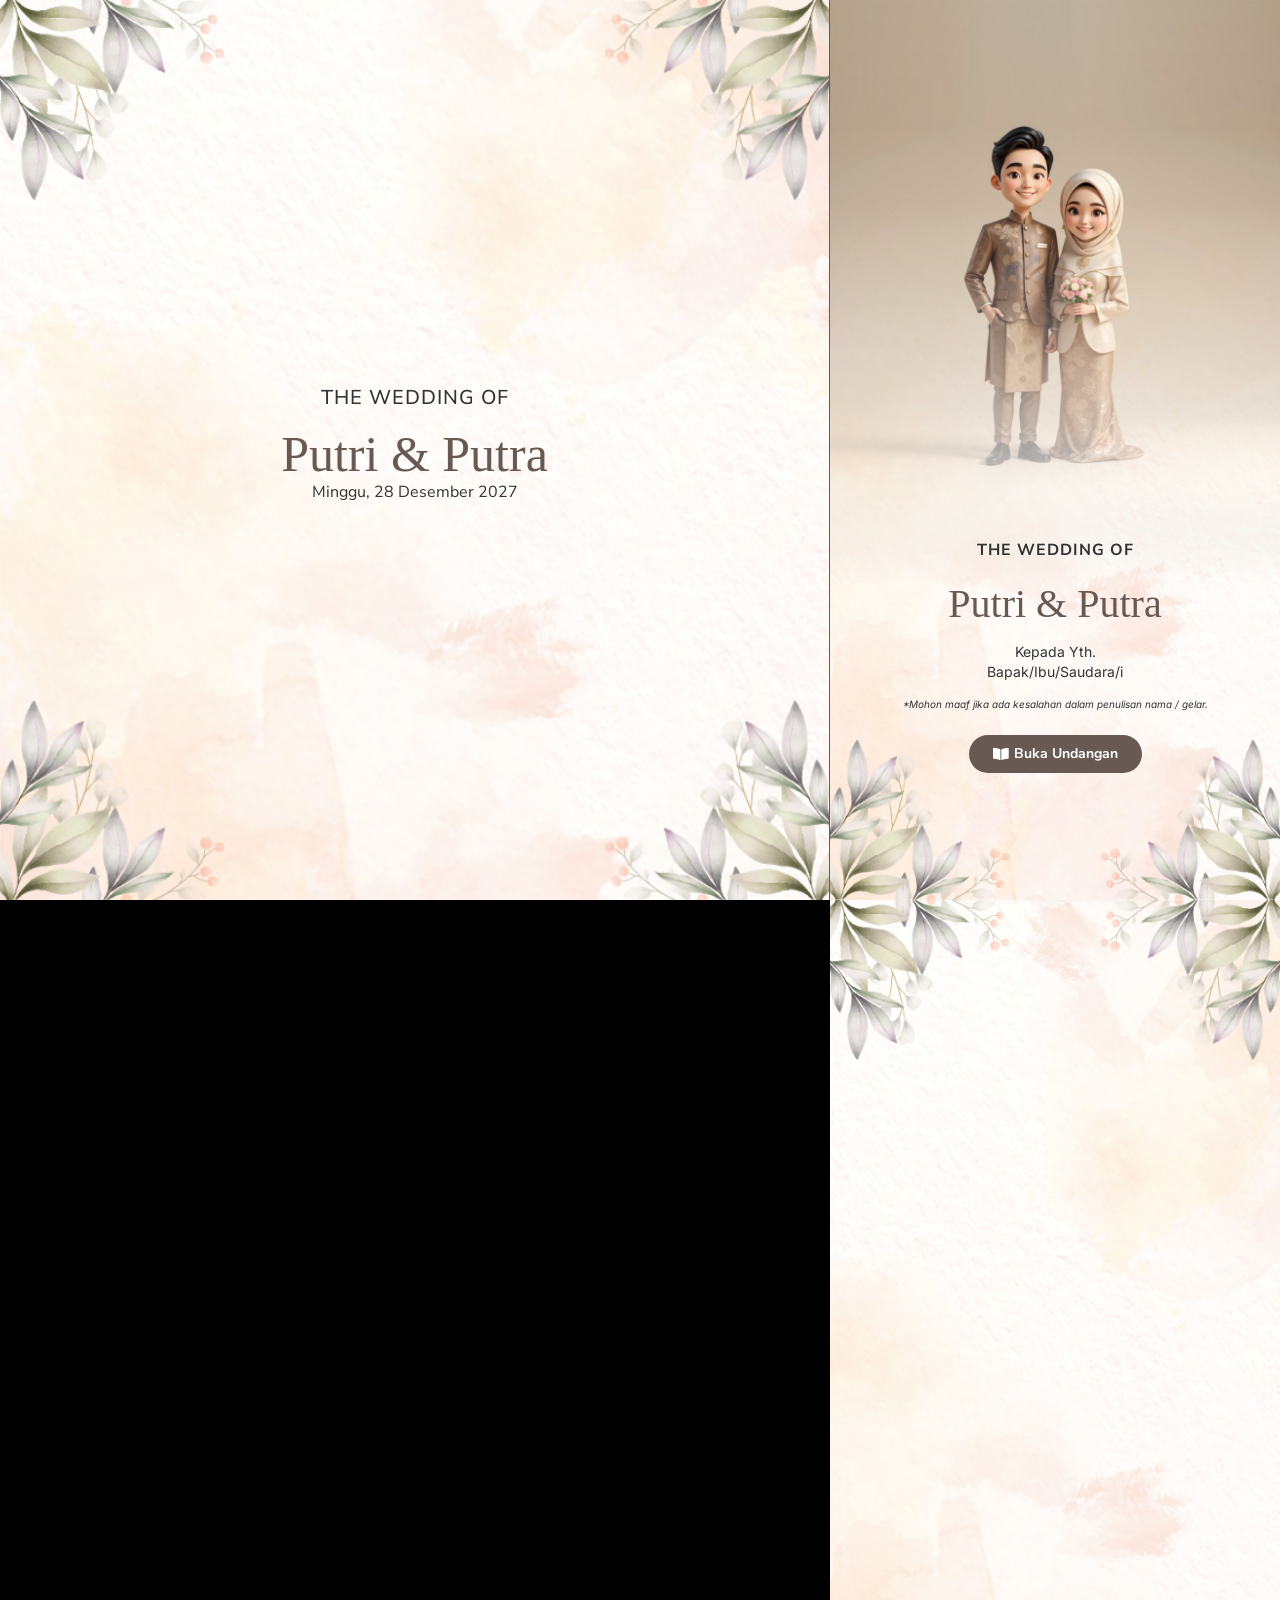
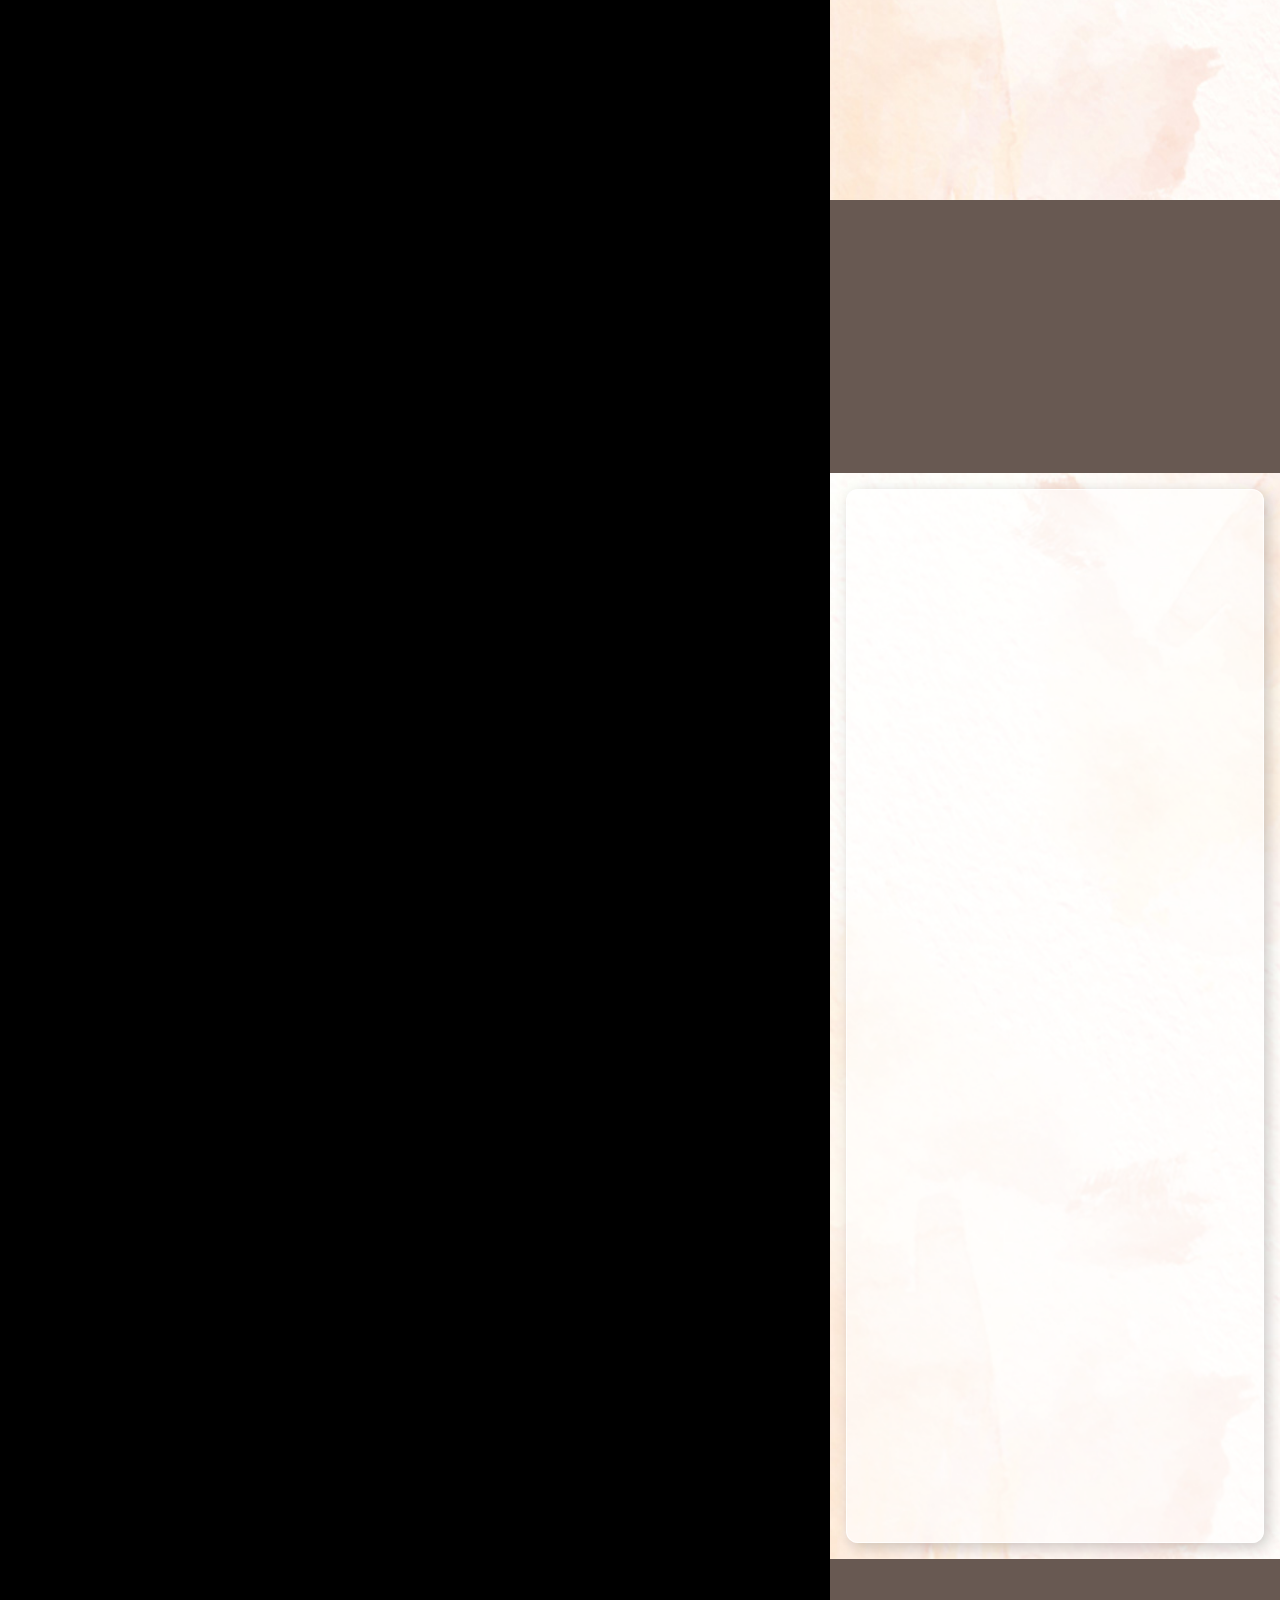
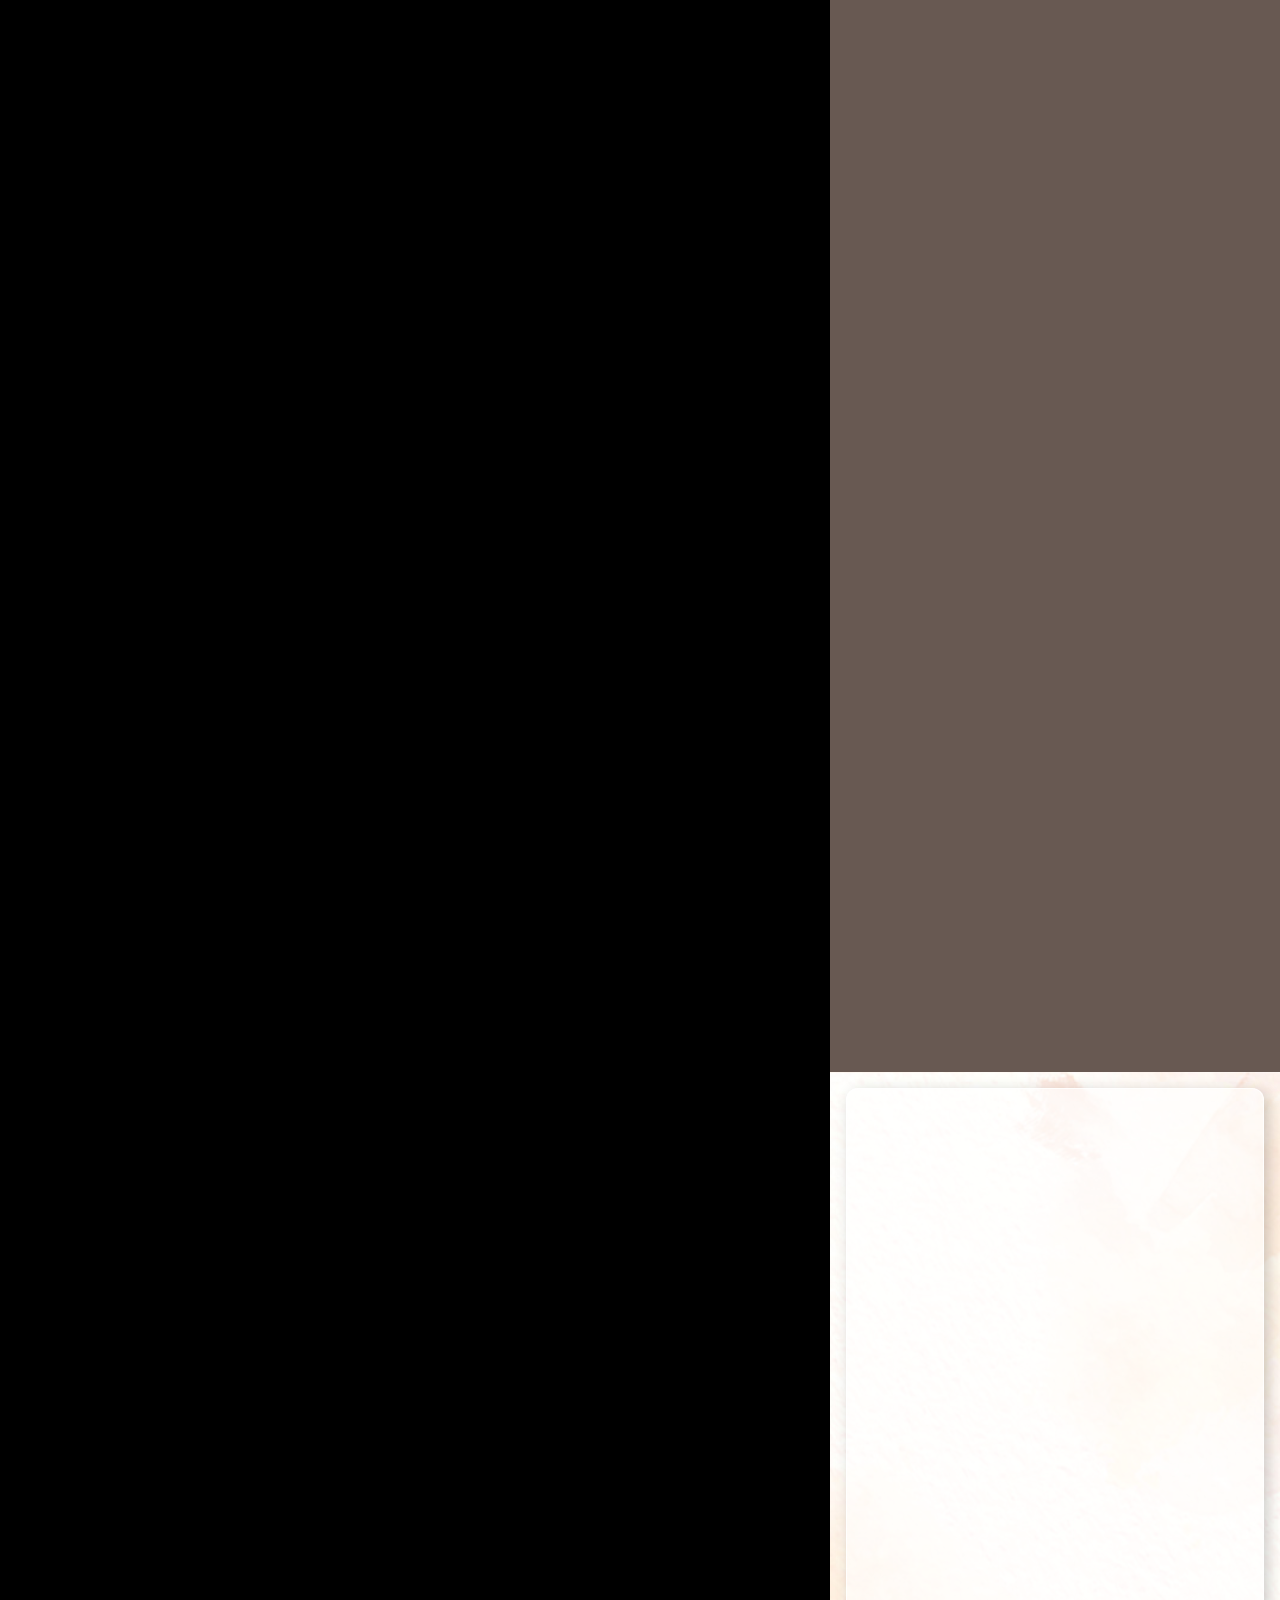
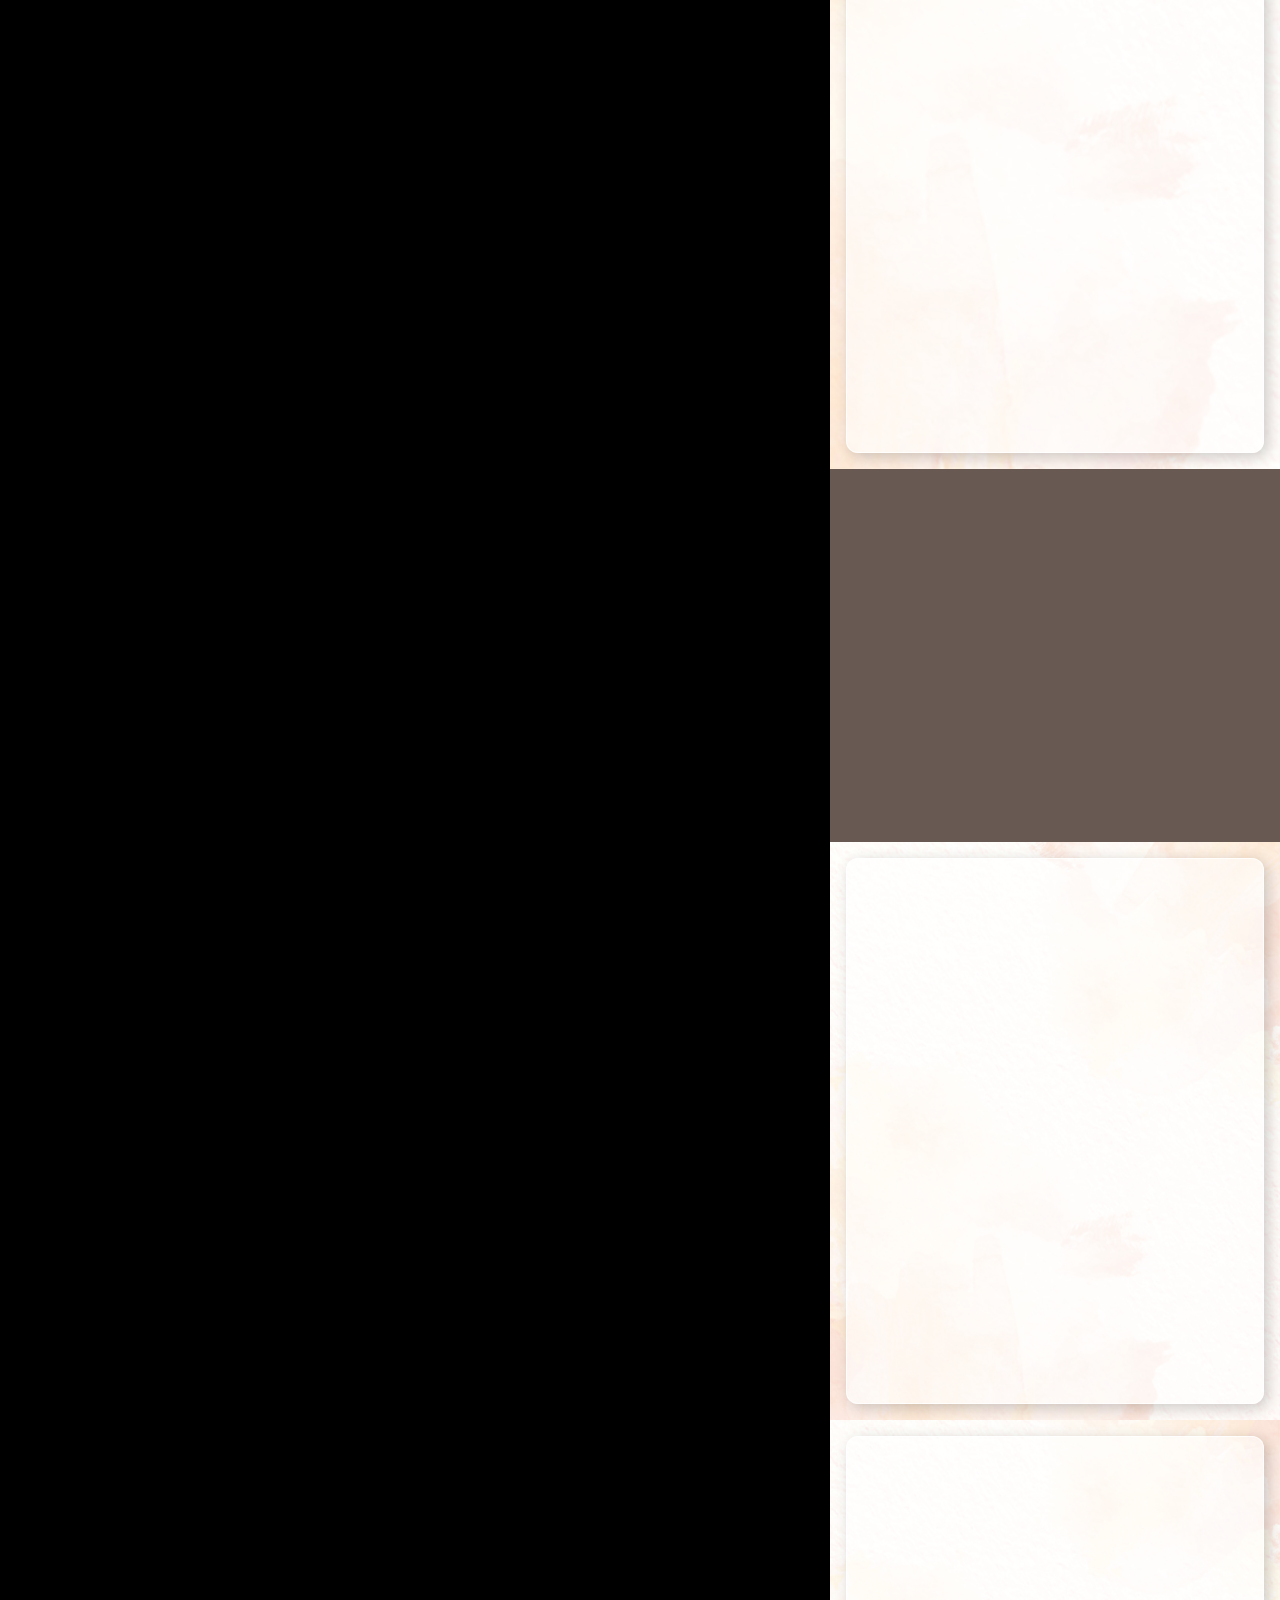
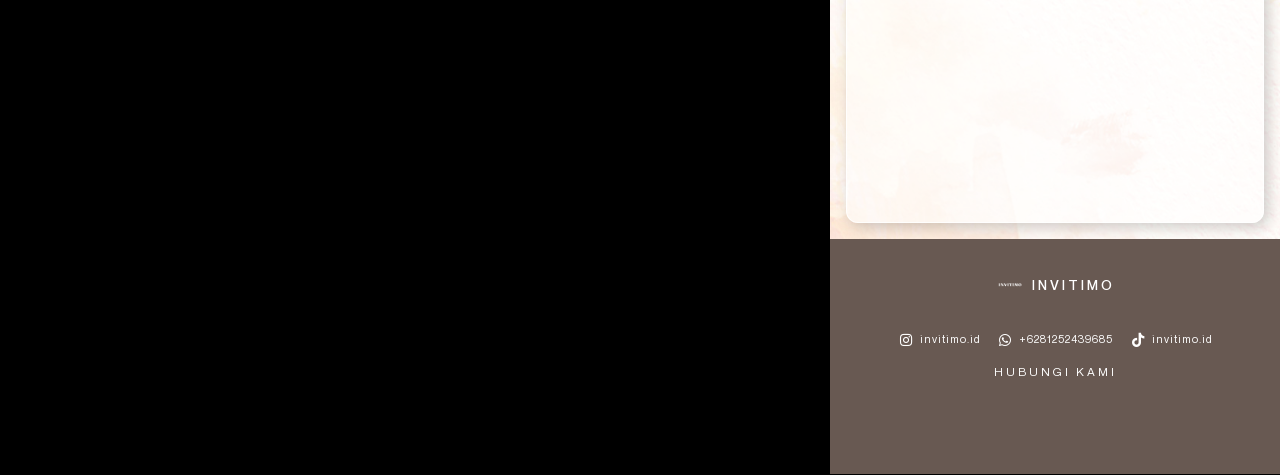
<file: s01-i/index-1.htm>
﻿<!DOCTYPE html><html lang="id" prefix="og: https://ogp.me/ns#"><head><meta charset="UTF-8"><meta name="robots" content="noindex,nofollow,noarchive,nosnippet,noimageindex"><title>Tema Special 01 (Ilustrasi)</title><meta name="description" content="Preview Undangan Pernikahan Tema Special 01 (Tanpa Foto)"><meta name="robots" content="noindex, nofollow, noarchive, nosnippet, noimageindex"><link rel="canonical" href="index-1.htm"><meta property="og:locale" content="id_ID"><meta property="og:type" content="article"><meta property="og:title" content="Tema Special 01 (Ilustrasi)"><meta property="og:description" content="Preview Undangan Pernikahan Tema Special 01 (Tanpa Foto)"><meta property="og:url" content="https://invitimo2.my.id/s01-i/"><meta property="og:site_name" content="Invisimple ID - Undangan Website"><meta property="article:section" content="Pernikahan"><meta property="og:updated_time" content="2025-12-07T00:42:51+07:00"><meta property="og:image" content="https://the.invisimple.id/wp-content/uploads/2025/02/featured-special-01-tanpa-foto.jpg"><meta property="og:image:secure_url" content="https://the.invisimple.id/wp-content/uploads/2025/02/featured-special-01-tanpa-foto.jpg"><meta property="og:image:width" content="500"><meta property="og:image:height" content="500"><meta property="og:image:alt" content="Tema Special 01 (Ilustrasi)"><meta property="og:image:type" content="image/jpeg"><meta property="article:published_time" content="2025-02-18T05:52:55+07:00"><meta property="article:modified_time" content="2025-12-07T00:42:51+07:00"><meta name="twitter:card" content="summary_large_image"><meta name="twitter:title" content="Tema Special 01 (Ilustrasi)"><meta name="twitter:description" content="Preview Undangan Pernikahan Tema Special 01 (Tanpa Foto)"><meta name="twitter:image" content="https://the.invisimple.id/wp-content/uploads/2025/02/featured-special-01-tanpa-foto.jpg"><meta name="twitter:label1" content="Ditulis oleh"><meta name="twitter:data1" content="1nv1s1mpl3"><meta name="twitter:label2" content="Waktunya membaca"><meta name="twitter:data2" content="Kurang dari semenit"> <script type="application/ld+json" class="rank-math-schema">{"@context":"https://schema.org","@graph":[{"@type":["Person","Organization"],"@id":"https://invitimo2.my.id/#person","name":"Invisimple ID - Undangan Website","logo":{"@type":"ImageObject","@id":"https://invitimo2.my.id/#logo","url":"https://the.invisimple.id/wp-content/uploads/2024/05/icon-invitaja-150x150.png","contentUrl":"https://the.invisimple.id/wp-content/uploads/2024/05/icon-invitaja-150x150.png","caption":"Invisimple ID - Undangan Website","inLanguage":"id"},"image":{"@type":"ImageObject","@id":"https://invitimo2.my.id/#logo","url":"https://the.invisimple.id/wp-content/uploads/2024/05/icon-invitaja-150x150.png","contentUrl":"https://the.invisimple.id/wp-content/uploads/2024/05/icon-invitaja-150x150.png","caption":"Invisimple ID - Undangan Website","inLanguage":"id"}},{"@type":"WebSite","@id":"https://invitimo2.my.id/#website","url":"https://invitimo2.my.id","name":"Invisimple ID - Undangan Website","publisher":{"@id":"https://invitimo2.my.id/#person"},"inLanguage":"id"},{"@type":"ImageObject","@id":"https://the.invisimple.id/wp-content/uploads/2025/02/featured-special-01-tanpa-foto.jpg","url":"https://the.invisimple.id/wp-content/uploads/2025/02/featured-special-01-tanpa-foto.jpg","width":"500","height":"500","inLanguage":"id"},{"@type":"WebPage","@id":"https://invitimo2.my.id/s01-i/#webpage","url":"https://invitimo2.my.id/s01-i/","name":"Tema Special 01 (Ilustrasi)","datePublished":"2025-02-18T05:52:55+07:00","dateModified":"2025-12-07T00:42:51+07:00","isPartOf":{"@id":"https://invitimo2.my.id/#website"},"primaryImageOfPage":{"@id":"https://the.invisimple.id/wp-content/uploads/2025/02/featured-special-01-tanpa-foto.jpg"},"inLanguage":"id"},{"@type":"Person","@id":"https://invitimo2.my.id/author/1nv1t4j4/","name":"1nv1s1mpl3","url":"https://invitimo2.my.id/author/1nv1t4j4/","image":{"@type":"ImageObject","@id":"https://secure.gravatar.com/avatar/7261eb66b6b7f72535ce5fb6ec1b8146d1f240d1655f2af83056c2c59945e163?s=96&amp;d=mm&amp;r=g","url":"https://secure.gravatar.com/avatar/7261eb66b6b7f72535ce5fb6ec1b8146d1f240d1655f2af83056c2c59945e163?s=96&amp;d=mm&amp;r=g","caption":"1nv1s1mpl3","inLanguage":"id"},"sameAs":["http://invisimple.id"]},{"@type":"BlogPosting","headline":"Tema Special 01 (Ilustrasi)","datePublished":"2025-02-18T05:52:55+07:00","dateModified":"2025-12-07T00:42:51+07:00","articleSection":"Pernikahan","author":{"@id":"https://invitimo2.my.id/author/1nv1t4j4/","name":"1nv1s1mpl3"},"publisher":{"@id":"https://invitimo2.my.id/#person"},"description":"Preview Undangan Pernikahan Tema Special 01 (Tanpa Foto)","name":"Tema Special 01 (Ilustrasi)","@id":"https://invitimo2.my.id/s01-i/#richSnippet","isPartOf":{"@id":"https://invitimo2.my.id/s01-i/#webpage"},"image":{"@id":"https://the.invisimple.id/wp-content/uploads/2025/02/featured-special-01-tanpa-foto.jpg"},"inLanguage":"id","mainEntityOfPage":{"@id":"https://invitimo2.my.id/s01-i/#webpage"}}]}</script> <link rel='dns-prefetch' href='//the.invisimple.id'><style id="wp-img-auto-sizes-contain-inline-css">img:is([sizes=auto i],[sizes^="auto," i]){contain-intrinsic-size:3000px 1500px}</style><link data-optimized="1" rel='stylesheet' id='dce-animations-css' href='../wp-content/litespeed/css/3da7654ff5803577bc431290d1123cc2.css?ver=23cc2' media='all'><style id="wp-emoji-styles-inline-css">img.wp-smiley,img.emoji{display:inline!important;border:none!important;box-shadow:none!important;height:1em!important;width:1em!important;margin:0 0.07em!important;vertical-align:-0.1em!important;background:none!important;padding:0!important}</style><style id="wp-block-library-inline-css">:root{--wp-block-synced-color:#7a00df;--wp-block-synced-color--rgb:122, 0, 223;--wp-bound-block-color:var(--wp-block-synced-color);--wp-editor-canvas-background:#ddd;--wp-admin-theme-color:#007cba;--wp-admin-theme-color--rgb:0, 124, 186;--wp-admin-theme-color-darker-10:rgb(0, 107, 160.5);--wp-admin-theme-color-darker-10--rgb:0, 107, 160.5;--wp-admin-theme-color-darker-20:#005a87;--wp-admin-theme-color-darker-20--rgb:0, 90, 135;--wp-admin-border-width-focus:2px}@media (min-resolution:192dpi){:root{--wp-admin-border-width-focus:1.5px}}.wp-element-button{cursor:pointer}:root .has-very-light-gray-background-color{background-color:#eee}:root .has-very-dark-gray-background-color{background-color:#313131}:root .has-very-light-gray-color{color:#eee}:root .has-very-dark-gray-color{color:#313131}:root .has-vivid-green-cyan-to-vivid-cyan-blue-gradient-background{background:linear-gradient(135deg,#00d084 0%,#0693e3 100%)}:root .has-purple-crush-gradient-background{background:linear-gradient(135deg,#34e2e4 0%,#4721fb 50%,#ab1dfe 100%)}:root .has-hazy-dawn-gradient-background{background:linear-gradient(135deg,#faaca8 0%,#dad0ec 100%)}:root .has-subdued-olive-gradient-background{background:linear-gradient(135deg,#fafae1 0%,#67a671 100%)}:root .has-atomic-cream-gradient-background{background:linear-gradient(135deg,#fdd79a 0%,#004a59 100%)}:root .has-nightshade-gradient-background{background:linear-gradient(135deg,#330968 0%,#31cdcf 100%)}:root .has-midnight-gradient-background{background:linear-gradient(135deg,#020381 0%,#2874fc 100%)}:root{--wp--preset--font-size--normal:16px;--wp--preset--font-size--huge:42px}.has-regular-font-size{font-size:1em}.has-larger-font-size{font-size:2.625em}.has-normal-font-size{font-size:var(--wp--preset--font-size--normal)}.has-huge-font-size{font-size:var(--wp--preset--font-size--huge)}:root .has-text-align-center{text-align:center}:root .has-text-align-left{text-align:left}:root .has-text-align-right{text-align:right}.has-fit-text{white-space:nowrap!important}#end-resizable-editor-section{display:none}.aligncenter{clear:both}.items-justified-left{justify-content:flex-start}.items-justified-center{justify-content:center}.items-justified-right{justify-content:flex-end}.items-justified-space-between{justify-content:space-between}.screen-reader-text{border:0;clip-path:inset(50%);height:1px;margin:-1px;overflow:hidden;padding:0;position:absolute;width:1px;word-wrap:normal!important}.screen-reader-text:focus{background-color:#ddd;clip-path:none;color:#444;display:block;font-size:1em;height:auto;left:5px;line-height:normal;padding:15px 23px 14px;text-decoration:none;top:5px;width:auto;z-index:100000}html :where(.has-border-color){border-style:solid}html :where([style*=border-color]){border-style:solid}html :where([style*=border-top-color]){border-top-style:solid}html :where([style*=border-right-color]){border-right-style:solid}html :where([style*=border-bottom-color]){border-bottom-style:solid}html :where([style*=border-left-color]){border-left-style:solid}html :where([style*=border-width]){border-style:solid}html :where([style*=border-top-width]){border-top-style:solid}html :where([style*=border-right-width]){border-right-style:solid}html :where([style*=border-bottom-width]){border-bottom-style:solid}html :where([style*=border-left-width]){border-left-style:solid}html :where(img[class*=wp-image-]){height:auto;max-width:100%}:where(figure){margin:0 0 1em 0}html :where(.is-position-sticky){--wp-admin--admin-bar--position-offset:var(--wp-admin--admin-bar--height, 0px)}@media screen and (max-width:600px){html :where(.is-position-sticky){--wp-admin--admin-bar--position-offset:0px}}</style><style id="classic-theme-styles-inline-css">.wp-block-button__link{color:#fff;background-color:#32373c;border-radius:9999px;box-shadow:none;text-decoration:none;padding:calc(0.667em + 2px) calc(1.333em + 2px);font-size:1.125em}.wp-block-file__button{background:#32373c;color:#fff;text-decoration:none}</style><style id="wp-block-styles-placeholder-inline-css">:root{--wp-internal-comment:"Placeholder for wp_hoist_late_printed_styles() to replace with the block styles printed at wp_footer."}</style><link data-optimized="1" rel='stylesheet' id='dashicons-css' href='../wp-content/litespeed/css/fab9de84fb7fd1bba4d74c6df14b8f56.css?ver=3d4b4' media='all'><link data-optimized="1" rel='stylesheet' id='jet-engine-frontend-css' href='../wp-content/litespeed/css/22637c8dd33fa0f680c6e4d43566aa4e.css?ver=6aa4e' media='all'><style id="wp-global-styles-placeholder-inline-css">:root{--wp-internal-comment:"Placeholder for wp_hoist_late_printed_styles() to replace with the global-styles printed at wp_footer."}</style><link data-optimized="1" rel='stylesheet' id='uaf_client_css-css' href='../wp-content/litespeed/css/3106206735201e72c0a5f14966d21150.css?ver=21150' media='all'><link data-optimized="1" rel='stylesheet' id='wpb-lib-frontend-css' href='../wp-content/litespeed/css/839c00762b002824df8bcd35f52e02fb.css?ver=e02fb' media='all'><link data-optimized="1" rel='stylesheet' id='wds-elementor-css' href='../wp-content/litespeed/css/a1b57068d461cb8f827b8b6b0d88c26b.css?ver=8c26b' media='all'><link data-optimized="1" rel='stylesheet' id='saic_style-css' href='../wp-content/litespeed/css/24b60853521d22cd5c7428067606d5bf.css?ver=6d5bf' media='screen'><link data-optimized="1" rel='stylesheet' id='dce-style-css' href='../wp-content/litespeed/css/b34ad9eec833f9b02fe8fe0973630591.css?ver=30591' media='all'><link data-optimized="1" rel='stylesheet' id='dce-dynamic-visibility-css' href='../wp-content/litespeed/css/eaea1868e6b9eed7c95a82316b2567b9.css?ver=567b9' media='all'><link data-optimized="1" rel='stylesheet' id='dce-tooltip-css' href='../wp-content/litespeed/css/22b70d3c044cbfb738f8d7ccd29b5fa9.css?ver=b5fa9' media='all'><link data-optimized="1" rel='stylesheet' id='wds-reset-css' href='../wp-content/litespeed/css/e679dd2250c432cf15cf40d2aaf879b8.css?ver=879b8' media='all'><link data-optimized="1" rel='stylesheet' id='e-animation-fadeIn-css' href='../wp-content/litespeed/css/ee88688f9a613dfd6ad5f60735d18f17.css?ver=18f17' media='all'><link data-optimized="1" rel='stylesheet' id='elementor-frontend-css' href='../wp-content/litespeed/css/2ed841396de271780110490ac3bfb95c.css?ver=fb95c' media='all'><style id="elementor-frontend-inline-css">@-webkit-keyframes ha_fadeIn{0%{opacity:0}to{opacity:1}}@keyframes ha_fadeIn{0%{opacity:0}to{opacity:1}}@-webkit-keyframes ha_zoomIn{0%{opacity:0;-webkit-transform:scale3d(.3,.3,.3);transform:scale3d(.3,.3,.3)}50%{opacity:1}}@keyframes ha_zoomIn{0%{opacity:0;-webkit-transform:scale3d(.3,.3,.3);transform:scale3d(.3,.3,.3)}50%{opacity:1}}@-webkit-keyframes ha_rollIn{0%{opacity:0;-webkit-transform:translate3d(-100%,0,0) rotate3d(0,0,1,-120deg);transform:translate3d(-100%,0,0) rotate3d(0,0,1,-120deg)}to{opacity:1}}@keyframes ha_rollIn{0%{opacity:0;-webkit-transform:translate3d(-100%,0,0) rotate3d(0,0,1,-120deg);transform:translate3d(-100%,0,0) rotate3d(0,0,1,-120deg)}to{opacity:1}}@-webkit-keyframes ha_bounce{0%,20%,53%,to{-webkit-animation-timing-function:cubic-bezier(.215,.61,.355,1);animation-timing-function:cubic-bezier(.215,.61,.355,1)}40%,43%{-webkit-transform:translate3d(0,-30px,0) scaleY(1.1);transform:translate3d(0,-30px,0) scaleY(1.1);-webkit-animation-timing-function:cubic-bezier(.755,.05,.855,.06);animation-timing-function:cubic-bezier(.755,.05,.855,.06)}70%{-webkit-transform:translate3d(0,-15px,0) scaleY(1.05);transform:translate3d(0,-15px,0) scaleY(1.05);-webkit-animation-timing-function:cubic-bezier(.755,.05,.855,.06);animation-timing-function:cubic-bezier(.755,.05,.855,.06)}80%{-webkit-transition-timing-function:cubic-bezier(.215,.61,.355,1);transition-timing-function:cubic-bezier(.215,.61,.355,1);-webkit-transform:translate3d(0,0,0) scaleY(.95);transform:translate3d(0,0,0) scaleY(.95)}90%{-webkit-transform:translate3d(0,-4px,0) scaleY(1.02);transform:translate3d(0,-4px,0) scaleY(1.02)}}@keyframes ha_bounce{0%,20%,53%,to{-webkit-animation-timing-function:cubic-bezier(.215,.61,.355,1);animation-timing-function:cubic-bezier(.215,.61,.355,1)}40%,43%{-webkit-transform:translate3d(0,-30px,0) scaleY(1.1);transform:translate3d(0,-30px,0) scaleY(1.1);-webkit-animation-timing-function:cubic-bezier(.755,.05,.855,.06);animation-timing-function:cubic-bezier(.755,.05,.855,.06)}70%{-webkit-transform:translate3d(0,-15px,0) scaleY(1.05);transform:translate3d(0,-15px,0) scaleY(1.05);-webkit-animation-timing-function:cubic-bezier(.755,.05,.855,.06);animation-timing-function:cubic-bezier(.755,.05,.855,.06)}80%{-webkit-transition-timing-function:cubic-bezier(.215,.61,.355,1);transition-timing-function:cubic-bezier(.215,.61,.355,1);-webkit-transform:translate3d(0,0,0) scaleY(.95);transform:translate3d(0,0,0) scaleY(.95)}90%{-webkit-transform:translate3d(0,-4px,0) scaleY(1.02);transform:translate3d(0,-4px,0) scaleY(1.02)}}@-webkit-keyframes ha_bounceIn{0%,20%,40%,60%,80%,to{-webkit-animation-timing-function:cubic-bezier(.215,.61,.355,1);animation-timing-function:cubic-bezier(.215,.61,.355,1)}0%{opacity:0;-webkit-transform:scale3d(.3,.3,.3);transform:scale3d(.3,.3,.3)}20%{-webkit-transform:scale3d(1.1,1.1,1.1);transform:scale3d(1.1,1.1,1.1)}40%{-webkit-transform:scale3d(.9,.9,.9);transform:scale3d(.9,.9,.9)}60%{opacity:1;-webkit-transform:scale3d(1.03,1.03,1.03);transform:scale3d(1.03,1.03,1.03)}80%{-webkit-transform:scale3d(.97,.97,.97);transform:scale3d(.97,.97,.97)}to{opacity:1}}@keyframes ha_bounceIn{0%,20%,40%,60%,80%,to{-webkit-animation-timing-function:cubic-bezier(.215,.61,.355,1);animation-timing-function:cubic-bezier(.215,.61,.355,1)}0%{opacity:0;-webkit-transform:scale3d(.3,.3,.3);transform:scale3d(.3,.3,.3)}20%{-webkit-transform:scale3d(1.1,1.1,1.1);transform:scale3d(1.1,1.1,1.1)}40%{-webkit-transform:scale3d(.9,.9,.9);transform:scale3d(.9,.9,.9)}60%{opacity:1;-webkit-transform:scale3d(1.03,1.03,1.03);transform:scale3d(1.03,1.03,1.03)}80%{-webkit-transform:scale3d(.97,.97,.97);transform:scale3d(.97,.97,.97)}to{opacity:1}}@-webkit-keyframes ha_flipInX{0%{opacity:0;-webkit-transform:perspective(400px) rotate3d(1,0,0,90deg);transform:perspective(400px) rotate3d(1,0,0,90deg);-webkit-animation-timing-function:ease-in;animation-timing-function:ease-in}40%{-webkit-transform:perspective(400px) rotate3d(1,0,0,-20deg);transform:perspective(400px) rotate3d(1,0,0,-20deg);-webkit-animation-timing-function:ease-in;animation-timing-function:ease-in}60%{opacity:1;-webkit-transform:perspective(400px) rotate3d(1,0,0,10deg);transform:perspective(400px) rotate3d(1,0,0,10deg)}80%{-webkit-transform:perspective(400px) rotate3d(1,0,0,-5deg);transform:perspective(400px) rotate3d(1,0,0,-5deg)}}@keyframes ha_flipInX{0%{opacity:0;-webkit-transform:perspective(400px) rotate3d(1,0,0,90deg);transform:perspective(400px) rotate3d(1,0,0,90deg);-webkit-animation-timing-function:ease-in;animation-timing-function:ease-in}40%{-webkit-transform:perspective(400px) rotate3d(1,0,0,-20deg);transform:perspective(400px) rotate3d(1,0,0,-20deg);-webkit-animation-timing-function:ease-in;animation-timing-function:ease-in}60%{opacity:1;-webkit-transform:perspective(400px) rotate3d(1,0,0,10deg);transform:perspective(400px) rotate3d(1,0,0,10deg)}80%{-webkit-transform:perspective(400px) rotate3d(1,0,0,-5deg);transform:perspective(400px) rotate3d(1,0,0,-5deg)}}@-webkit-keyframes ha_flipInY{0%{opacity:0;-webkit-transform:perspective(400px) rotate3d(0,1,0,90deg);transform:perspective(400px) rotate3d(0,1,0,90deg);-webkit-animation-timing-function:ease-in;animation-timing-function:ease-in}40%{-webkit-transform:perspective(400px) rotate3d(0,1,0,-20deg);transform:perspective(400px) rotate3d(0,1,0,-20deg);-webkit-animation-timing-function:ease-in;animation-timing-function:ease-in}60%{opacity:1;-webkit-transform:perspective(400px) rotate3d(0,1,0,10deg);transform:perspective(400px) rotate3d(0,1,0,10deg)}80%{-webkit-transform:perspective(400px) rotate3d(0,1,0,-5deg);transform:perspective(400px) rotate3d(0,1,0,-5deg)}}@keyframes ha_flipInY{0%{opacity:0;-webkit-transform:perspective(400px) rotate3d(0,1,0,90deg);transform:perspective(400px) rotate3d(0,1,0,90deg);-webkit-animation-timing-function:ease-in;animation-timing-function:ease-in}40%{-webkit-transform:perspective(400px) rotate3d(0,1,0,-20deg);transform:perspective(400px) rotate3d(0,1,0,-20deg);-webkit-animation-timing-function:ease-in;animation-timing-function:ease-in}60%{opacity:1;-webkit-transform:perspective(400px) rotate3d(0,1,0,10deg);transform:perspective(400px) rotate3d(0,1,0,10deg)}80%{-webkit-transform:perspective(400px) rotate3d(0,1,0,-5deg);transform:perspective(400px) rotate3d(0,1,0,-5deg)}}@-webkit-keyframes ha_swing{20%{-webkit-transform:rotate3d(0,0,1,15deg);transform:rotate3d(0,0,1,15deg)}40%{-webkit-transform:rotate3d(0,0,1,-10deg);transform:rotate3d(0,0,1,-10deg)}60%{-webkit-transform:rotate3d(0,0,1,5deg);transform:rotate3d(0,0,1,5deg)}80%{-webkit-transform:rotate3d(0,0,1,-5deg);transform:rotate3d(0,0,1,-5deg)}}@keyframes ha_swing{20%{-webkit-transform:rotate3d(0,0,1,15deg);transform:rotate3d(0,0,1,15deg)}40%{-webkit-transform:rotate3d(0,0,1,-10deg);transform:rotate3d(0,0,1,-10deg)}60%{-webkit-transform:rotate3d(0,0,1,5deg);transform:rotate3d(0,0,1,5deg)}80%{-webkit-transform:rotate3d(0,0,1,-5deg);transform:rotate3d(0,0,1,-5deg)}}@-webkit-keyframes ha_slideInDown{0%{visibility:visible;-webkit-transform:translate3d(0,-100%,0);transform:translate3d(0,-100%,0)}}@keyframes ha_slideInDown{0%{visibility:visible;-webkit-transform:translate3d(0,-100%,0);transform:translate3d(0,-100%,0)}}@-webkit-keyframes ha_slideInUp{0%{visibility:visible;-webkit-transform:translate3d(0,100%,0);transform:translate3d(0,100%,0)}}@keyframes ha_slideInUp{0%{visibility:visible;-webkit-transform:translate3d(0,100%,0);transform:translate3d(0,100%,0)}}@-webkit-keyframes ha_slideInLeft{0%{visibility:visible;-webkit-transform:translate3d(-100%,0,0);transform:translate3d(-100%,0,0)}}@keyframes ha_slideInLeft{0%{visibility:visible;-webkit-transform:translate3d(-100%,0,0);transform:translate3d(-100%,0,0)}}@-webkit-keyframes ha_slideInRight{0%{visibility:visible;-webkit-transform:translate3d(100%,0,0);transform:translate3d(100%,0,0)}}@keyframes ha_slideInRight{0%{visibility:visible;-webkit-transform:translate3d(100%,0,0);transform:translate3d(100%,0,0)}}.ha_fadeIn{-webkit-animation-name:ha_fadeIn;animation-name:ha_fadeIn}.ha_zoomIn{-webkit-animation-name:ha_zoomIn;animation-name:ha_zoomIn}.ha_rollIn{-webkit-animation-name:ha_rollIn;animation-name:ha_rollIn}.ha_bounce{-webkit-transform-origin:center bottom;-ms-transform-origin:center bottom;transform-origin:center bottom;-webkit-animation-name:ha_bounce;animation-name:ha_bounce}.ha_bounceIn{-webkit-animation-name:ha_bounceIn;animation-name:ha_bounceIn;-webkit-animation-duration:.75s;-webkit-animation-duration:calc(var(--animate-duration)*.75);animation-duration:.75s;animation-duration:calc(var(--animate-duration)*.75)}.ha_flipInX,.ha_flipInY{-webkit-animation-name:ha_flipInX;animation-name:ha_flipInX;-webkit-backface-visibility:visible!important;backface-visibility:visible!important}.ha_flipInY{-webkit-animation-name:ha_flipInY;animation-name:ha_flipInY}.ha_swing{-webkit-transform-origin:top center;-ms-transform-origin:top center;transform-origin:top center;-webkit-animation-name:ha_swing;animation-name:ha_swing}.ha_slideInDown{-webkit-animation-name:ha_slideInDown;animation-name:ha_slideInDown}.ha_slideInUp{-webkit-animation-name:ha_slideInUp;animation-name:ha_slideInUp}.ha_slideInLeft{-webkit-animation-name:ha_slideInLeft;animation-name:ha_slideInLeft}.ha_slideInRight{-webkit-animation-name:ha_slideInRight;animation-name:ha_slideInRight}.ha-css-transform-yes{-webkit-transition-duration:var(--ha-tfx-transition-duration,.2s);transition-duration:var(--ha-tfx-transition-duration,.2s);-webkit-transition-property:-webkit-transform;transition-property:transform;transition-property:transform,-webkit-transform;-webkit-transform:translate(var(--ha-tfx-translate-x,0),var(--ha-tfx-translate-y,0)) scale(var(--ha-tfx-scale-x,1),var(--ha-tfx-scale-y,1)) skew(var(--ha-tfx-skew-x,0),var(--ha-tfx-skew-y,0)) rotateX(var(--ha-tfx-rotate-x,0)) rotateY(var(--ha-tfx-rotate-y,0)) rotateZ(var(--ha-tfx-rotate-z,0));transform:translate(var(--ha-tfx-translate-x,0),var(--ha-tfx-translate-y,0)) scale(var(--ha-tfx-scale-x,1),var(--ha-tfx-scale-y,1)) skew(var(--ha-tfx-skew-x,0),var(--ha-tfx-skew-y,0)) rotateX(var(--ha-tfx-rotate-x,0)) rotateY(var(--ha-tfx-rotate-y,0)) rotateZ(var(--ha-tfx-rotate-z,0))}.ha-css-transform-yes:hover{-webkit-transform:translate(var(--ha-tfx-translate-x-hover,var(--ha-tfx-translate-x,0)),var(--ha-tfx-translate-y-hover,var(--ha-tfx-translate-y,0))) scale(var(--ha-tfx-scale-x-hover,var(--ha-tfx-scale-x,1)),var(--ha-tfx-scale-y-hover,var(--ha-tfx-scale-y,1))) skew(var(--ha-tfx-skew-x-hover,var(--ha-tfx-skew-x,0)),var(--ha-tfx-skew-y-hover,var(--ha-tfx-skew-y,0))) rotateX(var(--ha-tfx-rotate-x-hover,var(--ha-tfx-rotate-x,0))) rotateY(var(--ha-tfx-rotate-y-hover,var(--ha-tfx-rotate-y,0))) rotateZ(var(--ha-tfx-rotate-z-hover,var(--ha-tfx-rotate-z,0)));transform:translate(var(--ha-tfx-translate-x-hover,var(--ha-tfx-translate-x,0)),var(--ha-tfx-translate-y-hover,var(--ha-tfx-translate-y,0))) scale(var(--ha-tfx-scale-x-hover,var(--ha-tfx-scale-x,1)),var(--ha-tfx-scale-y-hover,var(--ha-tfx-scale-y,1))) skew(var(--ha-tfx-skew-x-hover,var(--ha-tfx-skew-x,0)),var(--ha-tfx-skew-y-hover,var(--ha-tfx-skew-y,0))) rotateX(var(--ha-tfx-rotate-x-hover,var(--ha-tfx-rotate-x,0))) rotateY(var(--ha-tfx-rotate-y-hover,var(--ha-tfx-rotate-y,0))) rotateZ(var(--ha-tfx-rotate-z-hover,var(--ha-tfx-rotate-z,0)))}.happy-addon>.elementor-widget-container{word-wrap:break-word;overflow-wrap:break-word}.happy-addon>.elementor-widget-container,.happy-addon>.elementor-widget-container *{-webkit-box-sizing:border-box;box-sizing:border-box}.happy-addon:not(:has(.elementor-widget-container)),.happy-addon:not(:has(.elementor-widget-container)) *{-webkit-box-sizing:border-box;box-sizing:border-box;word-wrap:break-word;overflow-wrap:break-word}.happy-addon p:empty{display:none}.happy-addon .elementor-inline-editing{min-height:auto!important}.happy-addon-pro img{max-width:100%;height:auto;-o-object-fit:cover;object-fit:cover}.ha-screen-reader-text{position:absolute;overflow:hidden;clip:rect(1px,1px,1px,1px);margin:-1px;padding:0;width:1px;height:1px;border:0;word-wrap:normal!important;-webkit-clip-path:inset(50%);clip-path:inset(50%)}.ha-has-bg-overlay>.elementor-widget-container{position:relative;z-index:1}.ha-has-bg-overlay>.elementor-widget-container:before{position:absolute;top:0;left:0;z-index:-1;width:100%;height:100%;content:""}.ha-has-bg-overlay:not(:has(.elementor-widget-container)){position:relative;z-index:1}.ha-has-bg-overlay:not(:has(.elementor-widget-container)):before{position:absolute;top:0;left:0;z-index:-1;width:100%;height:100%;content:""}.ha-popup--is-enabled .ha-js-popup,.ha-popup--is-enabled .ha-js-popup img{cursor:-webkit-zoom-in!important;cursor:zoom-in!important}.mfp-wrap .mfp-arrow,.mfp-wrap .mfp-close{background-color:#fff0}.mfp-wrap .mfp-arrow:focus,.mfp-wrap .mfp-close:focus{outline-width:thin}.ha-advanced-tooltip-enable{position:relative;cursor:pointer;--ha-tooltip-arrow-color:black;--ha-tooltip-arrow-distance:0}.ha-advanced-tooltip-enable .ha-advanced-tooltip-content{position:absolute;z-index:999;display:none;padding:5px 0;width:120px;height:auto;border-radius:6px;background-color:#000;color:#fff;text-align:center;opacity:0}.ha-advanced-tooltip-enable .ha-advanced-tooltip-content::after{position:absolute;border-width:5px;border-style:solid;content:""}.ha-advanced-tooltip-enable .ha-advanced-tooltip-content.no-arrow::after{visibility:hidden}.ha-advanced-tooltip-enable .ha-advanced-tooltip-content.show{display:inline-block;opacity:1}.ha-advanced-tooltip-enable.ha-advanced-tooltip-top .ha-advanced-tooltip-content,body[data-elementor-device-mode=tablet] .ha-advanced-tooltip-enable.ha-advanced-tooltip-tablet-top .ha-advanced-tooltip-content{top:unset;right:0;bottom:calc(101% + var(--ha-tooltip-arrow-distance));left:0;margin:0 auto}.ha-advanced-tooltip-enable.ha-advanced-tooltip-top .ha-advanced-tooltip-content::after,body[data-elementor-device-mode=tablet] .ha-advanced-tooltip-enable.ha-advanced-tooltip-tablet-top .ha-advanced-tooltip-content::after{top:100%;right:unset;bottom:unset;left:50%;border-color:var(--ha-tooltip-arrow-color) #fff0 #fff0 #fff0;-webkit-transform:translateX(-50%);-ms-transform:translateX(-50%);transform:translateX(-50%)}.ha-advanced-tooltip-enable.ha-advanced-tooltip-bottom .ha-advanced-tooltip-content,body[data-elementor-device-mode=tablet] .ha-advanced-tooltip-enable.ha-advanced-tooltip-tablet-bottom .ha-advanced-tooltip-content{top:calc(101% + var(--ha-tooltip-arrow-distance));right:0;bottom:unset;left:0;margin:0 auto}.ha-advanced-tooltip-enable.ha-advanced-tooltip-bottom .ha-advanced-tooltip-content::after,body[data-elementor-device-mode=tablet] .ha-advanced-tooltip-enable.ha-advanced-tooltip-tablet-bottom .ha-advanced-tooltip-content::after{top:unset;right:unset;bottom:100%;left:50%;border-color:#fff0 #fff0 var(--ha-tooltip-arrow-color) #fff0;-webkit-transform:translateX(-50%);-ms-transform:translateX(-50%);transform:translateX(-50%)}.ha-advanced-tooltip-enable.ha-advanced-tooltip-left .ha-advanced-tooltip-content,body[data-elementor-device-mode=tablet] .ha-advanced-tooltip-enable.ha-advanced-tooltip-tablet-left .ha-advanced-tooltip-content{top:50%;right:calc(101% + var(--ha-tooltip-arrow-distance));bottom:unset;left:unset;-webkit-transform:translateY(-50%);-ms-transform:translateY(-50%);transform:translateY(-50%)}.ha-advanced-tooltip-enable.ha-advanced-tooltip-left .ha-advanced-tooltip-content::after,body[data-elementor-device-mode=tablet] .ha-advanced-tooltip-enable.ha-advanced-tooltip-tablet-left .ha-advanced-tooltip-content::after{top:50%;right:unset;bottom:unset;left:100%;border-color:#fff0 #fff0 #fff0 var(--ha-tooltip-arrow-color);-webkit-transform:translateY(-50%);-ms-transform:translateY(-50%);transform:translateY(-50%)}.ha-advanced-tooltip-enable.ha-advanced-tooltip-right .ha-advanced-tooltip-content,body[data-elementor-device-mode=tablet] .ha-advanced-tooltip-enable.ha-advanced-tooltip-tablet-right .ha-advanced-tooltip-content{top:50%;right:unset;bottom:unset;left:calc(101% + var(--ha-tooltip-arrow-distance));-webkit-transform:translateY(-50%);-ms-transform:translateY(-50%);transform:translateY(-50%)}.ha-advanced-tooltip-enable.ha-advanced-tooltip-right .ha-advanced-tooltip-content::after,body[data-elementor-device-mode=tablet] .ha-advanced-tooltip-enable.ha-advanced-tooltip-tablet-right .ha-advanced-tooltip-content::after{top:50%;right:100%;bottom:unset;left:unset;border-color:#fff0 var(--ha-tooltip-arrow-color) #fff0 #fff0;-webkit-transform:translateY(-50%);-ms-transform:translateY(-50%);transform:translateY(-50%)}body[data-elementor-device-mode=mobile] .ha-advanced-tooltip-enable.ha-advanced-tooltip-mobile-top .ha-advanced-tooltip-content{top:unset;right:0;bottom:calc(101% + var(--ha-tooltip-arrow-distance));left:0;margin:0 auto}body[data-elementor-device-mode=mobile] .ha-advanced-tooltip-enable.ha-advanced-tooltip-mobile-top .ha-advanced-tooltip-content::after{top:100%;right:unset;bottom:unset;left:50%;border-color:var(--ha-tooltip-arrow-color) #fff0 #fff0 #fff0;-webkit-transform:translateX(-50%);-ms-transform:translateX(-50%);transform:translateX(-50%)}body[data-elementor-device-mode=mobile] .ha-advanced-tooltip-enable.ha-advanced-tooltip-mobile-bottom .ha-advanced-tooltip-content{top:calc(101% + var(--ha-tooltip-arrow-distance));right:0;bottom:unset;left:0;margin:0 auto}body[data-elementor-device-mode=mobile] .ha-advanced-tooltip-enable.ha-advanced-tooltip-mobile-bottom .ha-advanced-tooltip-content::after{top:unset;right:unset;bottom:100%;left:50%;border-color:#fff0 #fff0 var(--ha-tooltip-arrow-color) #fff0;-webkit-transform:translateX(-50%);-ms-transform:translateX(-50%);transform:translateX(-50%)}body[data-elementor-device-mode=mobile] .ha-advanced-tooltip-enable.ha-advanced-tooltip-mobile-left .ha-advanced-tooltip-content{top:50%;right:calc(101% + var(--ha-tooltip-arrow-distance));bottom:unset;left:unset;-webkit-transform:translateY(-50%);-ms-transform:translateY(-50%);transform:translateY(-50%)}body[data-elementor-device-mode=mobile] .ha-advanced-tooltip-enable.ha-advanced-tooltip-mobile-left .ha-advanced-tooltip-content::after{top:50%;right:unset;bottom:unset;left:100%;border-color:#fff0 #fff0 #fff0 var(--ha-tooltip-arrow-color);-webkit-transform:translateY(-50%);-ms-transform:translateY(-50%);transform:translateY(-50%)}body[data-elementor-device-mode=mobile] .ha-advanced-tooltip-enable.ha-advanced-tooltip-mobile-right .ha-advanced-tooltip-content{top:50%;right:unset;bottom:unset;left:calc(101% + var(--ha-tooltip-arrow-distance));-webkit-transform:translateY(-50%);-ms-transform:translateY(-50%);transform:translateY(-50%)}body[data-elementor-device-mode=mobile] .ha-advanced-tooltip-enable.ha-advanced-tooltip-mobile-right .ha-advanced-tooltip-content::after{top:50%;right:100%;bottom:unset;left:unset;border-color:#fff0 var(--ha-tooltip-arrow-color) #fff0 #fff0;-webkit-transform:translateY(-50%);-ms-transform:translateY(-50%);transform:translateY(-50%)}body.elementor-editor-active .happy-addon.ha-gravityforms .gform_wrapper{display:block!important}.ha-scroll-to-top-wrap.ha-scroll-to-top-hide{display:none}.ha-scroll-to-top-wrap.edit-mode,.ha-scroll-to-top-wrap.single-page-off{display:none!important}.ha-scroll-to-top-button{position:fixed;right:15px;bottom:15px;z-index:9999;display:-webkit-box;display:-webkit-flex;display:-ms-flexbox;display:flex;-webkit-box-align:center;-webkit-align-items:center;align-items:center;-ms-flex-align:center;-webkit-box-pack:center;-ms-flex-pack:center;-webkit-justify-content:center;justify-content:center;width:50px;height:50px;border-radius:50px;background-color:#5636d1;color:#fff;text-align:center;opacity:1;cursor:pointer;-webkit-transition:all .3s;transition:all .3s}.ha-scroll-to-top-button i{color:#fff;font-size:16px}.ha-scroll-to-top-button:hover{background-color:#e2498a}.elementor-5286 .elementor-element.elementor-element-6b9255c .elementor-heading-title{font-size:40px}.elementor-5286 .elementor-element.elementor-element-6c34198 .elementor-heading-title{font-size:40px}.elementor-5286 .elementor-element.elementor-element-84cf181:not(.elementor-motion-effects-element-type-background)>.elementor-widget-wrap,.elementor-5286 .elementor-element.elementor-element-84cf181>.elementor-widget-wrap>.elementor-motion-effects-container>.elementor-motion-effects-layer{background-image:url(../wp-content/uploads/2025/02/ilustrasi-4-1.jpg)}.elementor-5286 .elementor-element.elementor-element-fb34700 .elementor-heading-title{font-size:40px}.elementor-5286 .elementor-element.elementor-element-7dd2cff .elementor-heading-title{font-size:40px}.elementor-5286 .elementor-element.elementor-element-32bf3a6 .elementor-heading-title{font-size:65px}.elementor-5286 .elementor-element.elementor-element-130a191 .elementor-heading-title{font-size:65px}.elementor-5286 .elementor-element.elementor-element-197a70c .elementor-heading-title{font-size:40px}.elementor-5286 .elementor-element.elementor-element-610d7c7 .elementor-heading-title{font-size:40px}.elementor-5286 .elementor-element.elementor-element-7eceb68:not(.elementor-motion-effects-element-type-background),.elementor-5286 .elementor-element.elementor-element-7eceb68>.elementor-motion-effects-container>.elementor-motion-effects-layer{background-image:url(../wp-content/uploads/2025/02/ilustrasi-4-1.jpg)}.elementor-5286 .elementor-element.elementor-element-9583486 .elementor-heading-title{font-size:40px}.elementor-5286 .elementor-element.elementor-element-12102b4 .elementor-heading-title{font-size:40px}.elementor-5286 .elementor-element.elementor-element-555c1fc .elementor-heading-title{font-size:40px}.elementor-5286 .elementor-element.elementor-element-ef853ec .elementor-heading-title{font-size:40px}.elementor-5286 .elementor-element.elementor-element-f84453e:not(.elementor-motion-effects-element-type-background)>.elementor-widget-wrap,.elementor-5286 .elementor-element.elementor-element-f84453e>.elementor-widget-wrap>.elementor-motion-effects-container>.elementor-motion-effects-layer{background-image:url(../wp-content/uploads/2025/02/ilustrasi-4-1.jpg)}.elementor-5286 .elementor-element.elementor-element-08a9b53 .elementor-heading-title{font-size:40px}.elementor-5286 .elementor-element.elementor-element-6be2f61 .elementor-heading-title{font-size:40px}.elementor-5286 .elementor-element.elementor-element-ced729a .elementor-heading-title{font-size:65px}.elementor-5286 .elementor-element.elementor-element-adf81ab .elementor-heading-title{font-size:65px}.elementor-5286 .elementor-element.elementor-element-e990ba2 .elementor-heading-title{font-size:30px}.elementor-5286 .elementor-element.elementor-element-5b2ac20 .elementor-heading-title{font-size:30px}.elementor-5286 .elementor-element.elementor-element-a2bfa90 .elementor-heading-title{font-size:30px}.elementor-5286 .elementor-element.elementor-element-f0255b8 .elementor-heading-title{font-size:30px}.elementor-5286 .elementor-element.elementor-element-ea72e85.elementor-view-stacked .elementor-icon{background-color:#e8bbbb}.elementor-5286 .elementor-element.elementor-element-ea72e85.elementor-view-framed .elementor-icon,.elementor-5286 .elementor-element.elementor-element-ea72e85.elementor-view-default .elementor-icon{color:#e8bbbb;border-color:#e8bbbb}.elementor-5286 .elementor-element.elementor-element-ea72e85.elementor-view-framed .elementor-icon,.elementor-5286 .elementor-element.elementor-element-ea72e85.elementor-view-default .elementor-icon svg{fill:#e8bbbb}.elementor-5286 .elementor-element.elementor-element-40869e4.elementor-view-stacked .elementor-icon{background-color:#fff}.elementor-5286 .elementor-element.elementor-element-40869e4.elementor-view-framed .elementor-icon,.elementor-5286 .elementor-element.elementor-element-40869e4.elementor-view-default .elementor-icon{color:#fff;border-color:#fff}.elementor-5286 .elementor-element.elementor-element-40869e4.elementor-view-framed .elementor-icon,.elementor-5286 .elementor-element.elementor-element-40869e4.elementor-view-default .elementor-icon svg{fill:#fff}.elementor-5286 .elementor-element.elementor-element-74b163a.elementor-view-stacked .elementor-icon{background-color:#000}.elementor-5286 .elementor-element.elementor-element-74b163a.elementor-view-framed .elementor-icon,.elementor-5286 .elementor-element.elementor-element-74b163a.elementor-view-default .elementor-icon{color:#000;border-color:#000}.elementor-5286 .elementor-element.elementor-element-74b163a.elementor-view-framed .elementor-icon,.elementor-5286 .elementor-element.elementor-element-74b163a.elementor-view-default .elementor-icon svg{fill:#000}.elementor-5286 .elementor-element.elementor-element-61c1bbb.elementor-view-stacked .elementor-icon{background-color:#000}.elementor-5286 .elementor-element.elementor-element-61c1bbb.elementor-view-framed .elementor-icon,.elementor-5286 .elementor-element.elementor-element-61c1bbb.elementor-view-default .elementor-icon{color:#000;border-color:#000}.elementor-5286 .elementor-element.elementor-element-61c1bbb.elementor-view-framed .elementor-icon,.elementor-5286 .elementor-element.elementor-element-61c1bbb.elementor-view-default .elementor-icon svg{fill:#000}</style><link data-optimized="1" rel='stylesheet' id='widget-image-css' href='../wp-content/litespeed/css/b6f15864ed8e6d32eb52a4b95e6e923a.css?ver=e923a' media='all'><link data-optimized="1" rel='stylesheet' id='e-animation-fadeInDown-css' href='../wp-content/litespeed/css/32573ed4f7fce39a28faea4eb3e2bd4a.css?ver=2bd4a' media='all'><link data-optimized="1" rel='stylesheet' id='widget-lottie-css' href='../wp-content/litespeed/css/0dbbc7909f2f8cba03a67f0faac7cee2.css?ver=7cee2' media='all'><link data-optimized="1" rel='stylesheet' id='widget-heading-css' href='../wp-content/litespeed/css/c12aa97794ddbbb3a87391d0b9cd83b5.css?ver=d83b5' media='all'><link data-optimized="1" rel='stylesheet' id='e-animation-zoomIn-css' href='../wp-content/litespeed/css/74ed593cdcbb08d9f7df7c83fe02d8f6.css?ver=2d8f6' media='all'><link data-optimized="1" rel='stylesheet' id='e-animation-fadeInUp-css' href='../wp-content/litespeed/css/23748d4efa2309dd7e4eadae8ecb2152.css?ver=b2152' media='all'><link data-optimized="1" rel='stylesheet' id='widget-icon-list-css' href='../wp-content/litespeed/css/8468b1ece7e4adaf277d139ef98345e0.css?ver=345e0' media='all'><link data-optimized="1" rel='stylesheet' id='e-animation-shrink-css' href='../wp-content/litespeed/css/c6ad29cc7a1b1bfdc949a6af1245a676.css?ver=5a676' media='all'><link data-optimized="1" rel='stylesheet' id='widget-spacer-css' href='../wp-content/litespeed/css/6fddfad1a97c016d0f87906f2344c09d.css?ver=4c09d' media='all'><link data-optimized="1" rel='stylesheet' id='swiper-css' href='../wp-content/litespeed/css/619c1ff1ab02ef83c3d9323aac2793e4.css?ver=793e4' media='all'><link data-optimized="1" rel='stylesheet' id='e-swiper-css' href='../wp-content/litespeed/css/9408da1ef14e12a43f2c721e74fb2153.css?ver=b2153' media='all'><link data-optimized="1" rel='stylesheet' id='widget-countdown-css' href='../wp-content/litespeed/css/ae0e6cb1ede82c6402a8b214a001fd92.css?ver=1fd92' media='all'><link data-optimized="1" rel='stylesheet' id='jet-elements-css' href='../wp-content/litespeed/css/21b2f286dcc41df34e3cbd5c50faf007.css?ver=af007' media='all'><link data-optimized="1" rel='stylesheet' id='jet-timeline-css' href='../wp-content/litespeed/css/f409fd14e4b583d95d7be3c5c1a99194.css?ver=99194' media='all'><link data-optimized="1" rel='stylesheet' id='jet-timeline-skin-css' href='../wp-content/litespeed/css/9edd5b7ae025da5e6e1885cfd9df5630.css?ver=f5630' media='all'><link data-optimized="1" rel='stylesheet' id='widget-gallery-css' href='../wp-content/litespeed/css/6b0ba06e6c4015786679c360c513fd06.css?ver=3fd06' media='all'><link data-optimized="1" rel='stylesheet' id='elementor-gallery-css' href='../wp-content/litespeed/css/eaaf17776b32ccd109bfa1adb0863426.css?ver=63426' media='all'><link data-optimized="1" rel='stylesheet' id='e-transitions-css' href='../wp-content/litespeed/css/2d7481a611008144b9b6fb0faf7c67cd.css?ver=c67cd' media='all'><link data-optimized="1" rel='stylesheet' id='dce-copy-to-clipboard-css' href='../wp-content/litespeed/css/24f12d6ff3e1243490c92abb0d8f133d.css?ver=f133d' media='all'><link data-optimized="1" rel='stylesheet' id='dce-prism-css-css' href='../wp-content/litespeed/css/f2d5efe0788ef14e41ac7c02672ab989.css?ver=ab989' media='all'><link data-optimized="1" rel='stylesheet' id='dce-prism-line-numbers-css-css' href='../wp-content/litespeed/css/39fc4883157786232cc738a43a9d23be.css?ver=d23be' media='all'><link data-optimized="1" rel='stylesheet' id='e-animation-bounceInUp-css' href='../wp-content/litespeed/css/f6914b25683f75c5bc29fb91ec1ddca1.css?ver=ddca1' media='all'><link data-optimized="1" rel='stylesheet' id='wds-rsvp-only-css' href='../wp-content/litespeed/css/957d42babccff95391d478ac1201d928.css?ver=1d928' media='all'><link data-optimized="1" rel='stylesheet' id='e-animation-grow-css' href='../wp-content/litespeed/css/ef67c9882f4ee9e26de4d30e2f6c7808.css?ver=c7808' media='all'><link data-optimized="1" rel='stylesheet' id='e-sticky-css' href='../wp-content/litespeed/css/e2fbed1f7424f01fa07adb1c5e9e509c.css?ver=e509c' media='all'><link data-optimized="1" rel='stylesheet' id='elementor-icons-css' href='../wp-content/litespeed/css/fc9596d940be37f64189021456e0a699.css?ver=0a699' media='all'><link data-optimized="1" rel='stylesheet' id='elementor-post-7-css' href='../wp-content/litespeed/css/622ba841208a7aca6d0142c7800d0ed6.css?ver=d0ed6' media='all'><link data-optimized="1" rel='stylesheet' id='font-awesome-5-all-css' href='../wp-content/litespeed/css/112b82a330acf8190f54a3fb0f60ff4a.css?ver=0ff4a' media='all'><link data-optimized="1" rel='stylesheet' id='font-awesome-4-shim-css' href='../wp-content/litespeed/css/c46020a74ae4d513e13ca76dbf04c929.css?ver=4c929' media='all'><link data-optimized="1" rel='stylesheet' id='elementor-post-5286-css' href='../wp-content/litespeed/css/157ed80cff14338d45d93804fc1662fc.css?ver=662fc' media='all'><link data-optimized="1" rel='stylesheet' id='happy-icons-css' href='../wp-content/litespeed/css/429c76008328821aeb31e74bb00d97b1.css?ver=d97b1' media='all'><link data-optimized="1" rel='stylesheet' id='font-awesome-css' href='../wp-content/litespeed/css/a2c4e3a21b507cf7482fa23bf0d8482c.css?ver=8482c' media='all'><style id="jet-form-builder-honeypot-inline-css">.jfb-user-info,.jfb-user-info input{position:absolute!important;top:0!important;left:0!important;width:1px!important;height:1px!important;overflow:hidden!important;clip-path:inset(50%)!important;white-space:nowrap!important;user-select:none!important;-webkit-user-select:none!important;pointer-events:none!important}</style><link data-optimized="1" rel='stylesheet' id='elementor-gf-robotoslab-css' href='../wp-content/litespeed/css/be0defc63e95c49fcf918d6cbe4058b7.css?ver=058b7' media='all'><link data-optimized="1" rel='stylesheet' id='elementor-gf-roboto-css' href='../wp-content/litespeed/css/00993602ff718cd10b87d92496ac3752.css?ver=c3752' media='all'><link data-optimized="1" rel='stylesheet' id='elementor-gf-lexend-css' href='../wp-content/litespeed/css/d83d386940f8ee41cb1b5ff7d8b7bc68.css?ver=7bc68' media='all'><link data-optimized="1" rel='stylesheet' id='elementor-gf-nunitosans-css' href='../wp-content/litespeed/css/2934ef090596cd1d6c9b379554b3389e.css?ver=3389e' media='all'><link data-optimized="1" rel='stylesheet' id='elementor-gf-galada-css' href='../wp-content/litespeed/css/a39021eae3dde9b8eb2f218eedce1dc0.css?ver=e1dc0' media='all'><link data-optimized="1" rel='stylesheet' id='elementor-gf-inter-css' href='../wp-content/litespeed/css/d123b56d27ddc4a74d999299b959feb1.css?ver=9feb1' media='all'><link data-optimized="1" rel='stylesheet' id='elementor-gf-sora-css' href='../wp-content/litespeed/css/1bcbd00554cb13a513a2d6b12c1848ca.css?ver=848ca' media='all'><link data-optimized="1" rel='stylesheet' id='elementor-icons-shared-0-css' href='../wp-content/litespeed/css/bbddee0e2cbafb4524fd7e621c641d90.css?ver=41d90' media='all'><link data-optimized="1" rel='stylesheet' id='elementor-icons-fa-solid-css' href='../wp-content/litespeed/css/75c06e1a8678f8f2fe9991957b97e3e7.css?ver=7e3e7' media='all'><link data-optimized="1" rel='stylesheet' id='elementor-icons-shared-1-css' href='../wp-content/litespeed/css/429c76008328821aeb31e74bb00d97b1.css?ver=d97b1' media='all'><link data-optimized="1" rel='stylesheet' id='elementor-icons-happy-icons-css' href='../wp-content/litespeed/css/429c76008328821aeb31e74bb00d97b1.css?ver=d97b1' media='all'><link data-optimized="1" rel='stylesheet' id='elementor-icons-fa-brands-css' href='../wp-content/litespeed/css/95918c6b2e5e44b3fe94f05e8abf4dc0.css?ver=f4dc0' media='all'><link data-optimized="1" rel='stylesheet' id='elementor-icons-fa-regular-css' href='../wp-content/litespeed/css/f89c9cb3421d967df2794730341e4629.css?ver=e4629' media='all'> <script data-optimized="1" id="jquery-core-js-extra">var aagb_local_object={"ajax_url":"https://invitimo2.my.id/wp-admin/admin-ajax.php","nonce":"2ab46ba732","licensing":"","assets":"https://the.invisimple.id/wp-content/plugins/advanced-accordion-block/assets/"}</script> <script id="jquery-core-js" src="../wp-includes/js/jquery/jquery.js?ver=3.7.1"></script> <script data-optimized="1" id="jquery-migrate-js" src="../wp-content/litespeed/js/15ae9c1c75727a77d6d681ede55a4c06.js?ver=3f2bc"></script> <script data-optimized="1" id="font-awesome-4-shim-js" src="../wp-content/litespeed/js/76793d6ca191c5bd444da0052c95a47f.js?ver=5a47f"></script> <script data-optimized="1" id="dom-purify-js" src="../wp-content/litespeed/js/dbfb80fe03c8524f8c1a224b98e9364d.js?ver=9364d"></script> <meta name="generator" content="WordPress 7.0.4"><meta name="color-scheme" content="light dark"><meta name="google" content="notranslate"> <script>jQuery(function($){$("[name='viewport']").attr('content','width=device-width, initial-scale=1.0, maximum-scale=1.0, user-scalable=no')})</script> <meta name="generator" content="Elementor 4.1.4; features: additional_custom_breakpoints; settings: css_print_method-external, google_font-enabled, font_display-auto"> <script data-optimized="1" type="text/javascript">function hardReload(){localStorage.removeItem('hardReload');window.location.reload(!0)}
window.addEventListener('beforeunload',function(event){localStorage.setItem('hardReload','true')});if(localStorage.getItem('hardReload')==='true'){hardReload()}
window.onbeforeunload=function(){window.scrollTo(0,0)}</script> <style>.e-con.e-parent:nth-of-type(n+4):not(.e-lazyloaded):not(.e-no-lazyload),.e-con.e-parent:nth-of-type(n+4):not(.e-lazyloaded):not(.e-no-lazyload) *{background-image:none!important}@media screen and (max-height:1024px){.e-con.e-parent:nth-of-type(n+3):not(.e-lazyloaded):not(.e-no-lazyload),.e-con.e-parent:nth-of-type(n+3):not(.e-lazyloaded):not(.e-no-lazyload) *{background-image:none!important}}@media screen and (max-height:640px){.e-con.e-parent:nth-of-type(n+2):not(.e-lazyloaded):not(.e-no-lazyload),.e-con.e-parent:nth-of-type(n+2):not(.e-lazyloaded):not(.e-no-lazyload) *{background-image:none!important}}</style> <script>(function(w,d,s,l,i){w[l]=w[l]||[];w[l].push({'gtm.start':
new Date().getTime(),event:'gtm.js'});var f=d.getElementsByTagName(s)[0],
j=d.createElement(s),dl=l!='dataLayer'?'&l='+l:'';j.async=true;j.src=
'https://www.googletagmanager.com/gtm.js?id='+i+dl;f.parentNode.insertBefore(j,f);
})(window,document,'script','dataLayer','GTM-T4B3LZ2');</script> <link rel="icon" href="../wp-content/uploads/jet-form-builder/4a5dabbb0367e947760bbfd565f04031/2025/09/INVITIMO.jpeg" sizes="32x32"><link rel="icon" href="../wp-content/uploads/jet-form-builder/4a5dabbb0367e947760bbfd565f04031/2025/09/INVITIMO.jpeg" sizes="192x192"><link rel="apple-touch-icon" href="../wp-content/uploads/jet-form-builder/4a5dabbb0367e947760bbfd565f04031/2025/09/INVITIMO.jpeg"><meta name="msapplication-TileImage" content="https://the.invisimple.id/wp-content/uploads/jet-form-builder/4a5dabbb0367e947760bbfd565f04031/2025/09/INVITIMO.jpeg"><style id="wp-custom-css">body{margin:0 auto}.elementor-widget-button{-webkit-tap-highlight-color:#fff0}.elementor-widget-image img{-webkit-tap-highlight-color:#fff0}img{-webkit-tap-highlight-color:#fff0}a{-webkit-tap-highlight-color:#fff0}svg{-webkit-tap-highlight-color:#fff0}p{margin-block-start:0;margin-block-end:0}input[type="datetime-local"]{color-scheme:light}textarea.form-control{min-height:125px!important}.btn-menu-mobile{color:#FFF!important}.child{background-color:red!important}button.jet-form-builder__submit{justify-content:center!important;width:100%}.jet-form-builder-repeater__remove{margin:0 0 0 10px;text-decoration:none!important;font-size:14px;color:#FFF;background:#EE1E1E;border:2px solid #EE1E1E;border-radius:8px}.jet-form-builder-repeater__remove:hover{scale:.85;color:#FFF;background:#9E1414;border:2px solid #9E1414}.jet-form-builder__field-label.for-checkbox :checked+span::before{font-size:20px;background-color:#0da88c!important}.jet-form-builder__field-label>span::before{font-size:20px!important;border-style:solid;border-width:2px 2px 2px 2px!important;border-color:#0da88c!important}.field-type-radio-field{text-align:center;align-items:center}.jet-form-builder__field-wrap.checkradio-wrap{margin-right:15px;margin-left:15px}.checkradio-wrap{display:flex;flex-direction:row;flex-wrap:nowrap;width:auto!important}.jet-form-builder__field-label.for-radio :checked+span::before{background-color:#0da88c!important}.jet-form-builder__fields-group{display:flex!important;flex-direction:row!important}.jet-form-builder-file-upload__file-remove svg{display:none}.jet-form-builder-file-upload__file-remove::after{content:"\f14e"!important;font-family:"bootstrap-icons";font-size:12px;color:#fff;padding:2px 4px;border-radius:4px}.jet-form-builder-file-upload__file-invalid-marker{top:auto!important;right:auto!important;background-color:rgb(255 0 0)!important;bottom:0!important;width:100%!important;border-radius:0 0 4px 4px!important;height:20px!important;font-family:Inter,Helvetica,sans-serif!important}.jet-form-builder-file-upload__file-invalid-marker svg{display:none}.jet-form-builder-file-upload__file-invalid-marker::before{content:"File tidak sesuai!";color:#FFF;font-size:10px;font-weight:600}.wds-jfb-image-field.is-gallery .wds-jfb-image-field__items{grid-template-columns:repeat(4,minmax(0,1fr))!important}@media (max-width:767px){.wds-jfb-image-field.is-gallery .wds-jfb-image-field__items{grid-template-columns:repeat(2,minmax(0,1fr))!important;padding:0em 1.5em!important}}.wds-jfb-image-field__overlay-action.is-remove{right:7px;background:red!important;color:white!important}.wds-jfb-image-field__overlay-action.is-remove:hover{scale:0.97!important;color:white!important}.wds-jfb-image-crop__ratio-preview{display:block!important}#kt_scrolltop{display:none!important}</style><meta name="viewport" content="width=device-width, initial-scale=1.0, viewport-fit=cover"></head><body class="wp-singular post-template-default single single-post postid-32761 single-format-standard wp-custom-logo wp-embed-responsive wp-theme-weddingsaas-wp wp-child-theme-weddingsaas-wp-child elementor-default elementor-template-canvas elementor-kit-7 elementor-page-5286 elementor-page-916707 elementor-page-843619 elementor-page-843600 elementor-page-805683">
<noscript><iframe src="https://www.googletagmanager.com/ns.html?id=GTM-T4B3LZ2" height="0" width="0" style="display:none;visibility:hidden"></iframe></noscript><div data-elementor-type="single-post" data-post-id="32761" data-obj-id="32761" data-elementor-id="5286" class="elementor elementor-5286 e-post-32761 elementor-location-single post-32761 post type-post status-publish format-standard has-post-thumbnail hentry category-pernikahan template-pernikahan-special-01-tanpa-foto" data-elementor-settings="{&quot;ha_cmc_init_switcher&quot;:&quot;no&quot;}" data-elementor-post-type="elementor_library"><section class="elementor-section elementor-top-section elementor-element elementor-element-88f49fe elementor-section-full_width elementor-section-height-default elementor-section-height-default" data-id="88f49fe" data-element_type="section" data-e-type="section" data-settings="{&quot;jet_parallax_layout_list&quot;:[]}"><div class="elementor-container elementor-column-gap-default"><div class="elementor-column elementor-col-50 elementor-top-column elementor-element elementor-element-0e4d46f elementor-hidden-mobile" data-id="0e4d46f" data-element_type="column" data-e-type="column" data-settings="{&quot;background_background&quot;:&quot;classic&quot;}"><div class="elementor-widget-wrap elementor-element-populated"><div class="elementor-element elementor-element-2314939 elementor-widget elementor-widget-html" data-id="2314939" data-element_type="widget" data-e-type="widget" data-widget_type="html.default"><div class="elementor-widget-container"><style>@import url(../css2);.playball .elementor-heading-title{font-family:"Playball",cursive!important}</style></div></div><section data-dce-background-image-url="https://the.invisimple.id/wp-content/uploads/2024/09/eks-01-bg-01.jpg" class="elementor-section elementor-inner-section elementor-element elementor-element-57ddfd8 elementor-section-full_width elementor-section-height-min-height elementor-section-height-default" data-id="57ddfd8" data-element_type="section" data-e-type="section" data-settings="{&quot;jet_parallax_layout_list&quot;:[],&quot;background_background&quot;:&quot;classic&quot;}"><div class="elementor-background-overlay"></div><div class="elementor-container elementor-column-gap-default"><div class="elementor-column elementor-col-100 elementor-inner-column elementor-element elementor-element-2663752" data-id="2663752" data-element_type="column" data-e-type="column"><div class="elementor-widget-wrap elementor-element-populated"><div class="elementor-element elementor-element-62b46d4 animated-slow elementor-widget__width-auto elementor-absolute elementor-invisible elementor-widget elementor-widget-image" data-id="62b46d4" data-element_type="widget" data-e-type="widget" data-settings="{&quot;_animation&quot;:&quot;fadeIn&quot;,&quot;_position&quot;:&quot;absolute&quot;}" data-widget_type="image.default"><div class="elementor-widget-container"><div class="dce-animations">										<img width="203" height="180" src="../wp-content/uploads/2024/09/asset-01-01.png" class="attachment-full size-full wp-image-4283" alt=""></div></div></div><div class="elementor-element elementor-element-a661433 animated-slow elementor-widget__width-auto elementor-absolute e-transform elementor-invisible elementor-widget elementor-widget-image" data-id="a661433" data-element_type="widget" data-e-type="widget" data-settings="{&quot;_animation&quot;:&quot;fadeIn&quot;,&quot;_position&quot;:&quot;absolute&quot;,&quot;_transform_flipX_effect&quot;:&quot;transform&quot;}" data-widget_type="image.default"><div class="elementor-widget-container"><div class="dce-animations">										<img width="203" height="180" src="../wp-content/uploads/2024/09/asset-01-01.png" class="attachment-full size-full wp-image-4283" alt=""></div></div></div><div class="elementor-element elementor-element-b54aea4 animated-slow elementor-widget__width-auto elementor-absolute e-transform e-transform elementor-invisible elementor-widget elementor-widget-image" data-id="b54aea4" data-element_type="widget" data-e-type="widget" data-settings="{&quot;_animation&quot;:&quot;fadeIn&quot;,&quot;_position&quot;:&quot;absolute&quot;,&quot;_transform_flipX_effect&quot;:&quot;transform&quot;,&quot;_transform_flipY_effect&quot;:&quot;transform&quot;}" data-widget_type="image.default"><div class="elementor-widget-container"><div class="dce-animations">										<img width="203" height="180" src="../wp-content/uploads/2024/09/asset-01-01.png" class="attachment-full size-full wp-image-4283" alt=""></div></div></div><div class="elementor-element elementor-element-24813ac animated-slow elementor-widget__width-auto elementor-absolute e-transform elementor-invisible elementor-widget elementor-widget-image" data-id="24813ac" data-element_type="widget" data-e-type="widget" data-settings="{&quot;_animation&quot;:&quot;fadeIn&quot;,&quot;_position&quot;:&quot;absolute&quot;,&quot;_transform_flipY_effect&quot;:&quot;transform&quot;}" data-widget_type="image.default"><div class="elementor-widget-container"><div class="dce-animations">										<img width="203" height="180" src="../wp-content/uploads/2024/09/asset-01-01.png" class="attachment-full size-full wp-image-4283" alt=""></div></div></div><div class="elementor-element elementor-element-78f0a12 elementor-widget__width-auto elementor-absolute animated-slow elementor-hidden-desktop elementor-hidden-tablet elementor-hidden-mobile elementor-align-center elementor-invisible elementor-widget elementor-widget-lottie" data-id="78f0a12" data-element_type="widget" data-e-type="widget" id="animateScroll" data-settings="{&quot;source_json&quot;:{&quot;url&quot;:&quot;https:\/\/the.invisimple.id\/wp-content\/uploads\/2024\/07\/Scroll-Black.json&quot;,&quot;id&quot;:3035,&quot;size&quot;:&quot;&quot;,&quot;alt&quot;:&quot;&quot;,&quot;source&quot;:&quot;library&quot;},&quot;loop&quot;:&quot;yes&quot;,&quot;_position&quot;:&quot;absolute&quot;,&quot;_animation&quot;:&quot;fadeInDown&quot;,&quot;source&quot;:&quot;media_file&quot;,&quot;caption_source&quot;:&quot;none&quot;,&quot;link_to&quot;:&quot;none&quot;,&quot;trigger&quot;:&quot;arriving_to_viewport&quot;,&quot;viewport&quot;:{&quot;unit&quot;:&quot;%&quot;,&quot;size&quot;:&quot;&quot;,&quot;sizes&quot;:{&quot;start&quot;:0,&quot;end&quot;:100}},&quot;play_speed&quot;:{&quot;unit&quot;:&quot;px&quot;,&quot;size&quot;:1,&quot;sizes&quot;:[]},&quot;start_point&quot;:{&quot;unit&quot;:&quot;%&quot;,&quot;size&quot;:0,&quot;sizes&quot;:[]},&quot;end_point&quot;:{&quot;unit&quot;:&quot;%&quot;,&quot;size&quot;:100,&quot;sizes&quot;:[]},&quot;renderer&quot;:&quot;svg&quot;}" data-widget_type="lottie.default"><div class="elementor-widget-container"><div class="e-lottie__container"><div class="e-lottie__animation"></div></div></div></div><div data-dce-title-color="#333333" class="elementor-element elementor-element-a581ba7 animated-slow elementor-invisible elementor-widget elementor-widget-heading" data-id="a581ba7" data-element_type="widget" data-e-type="widget" data-settings="{&quot;_animation&quot;:&quot;fadeInDown&quot;}" data-widget_type="heading.default"><div class="elementor-widget-container"><h2 class="elementor-heading-title elementor-size-default">THE WEDDING OF</h2></div></div><div data-dce-title-color="#685952" class="elementor-element elementor-element-9607ec7 animated-slow wdsdv-enabled--yes playball elementor-invisible elementor-widget elementor-widget-heading" data-id="9607ec7" data-element_type="widget" data-e-type="widget" data-settings="{&quot;_animation&quot;:&quot;zoomIn&quot;}" data-widget_type="heading.default"><div class="elementor-widget-container"><h2 class="elementor-heading-title elementor-size-default">Putri &amp; Putra</h2></div></div><div data-dce-title-color="#333333" class="elementor-element elementor-element-88b9202 animated-slow elementor-invisible elementor-widget elementor-widget-heading" data-id="88b9202" data-element_type="widget" data-e-type="widget" data-settings="{&quot;_animation&quot;:&quot;zoomIn&quot;}" data-widget_type="heading.default"><div class="elementor-widget-container"><h2 class="elementor-heading-title elementor-size-default">Minggu, 28 Desember 2027</h2></div></div><div data-dce-text-color="#333333" class="elementor-element elementor-element-56429c6 elementor-icon-list--layout-inline elementor-align-center animated-slow elementor-list-item-link-full_width elementor-invisible elementor-widget elementor-widget-icon-list" data-id="56429c6" data-element_type="widget" data-e-type="widget" data-settings="{&quot;_animation&quot;:&quot;fadeInUp&quot;}" data-widget_type="icon-list.default"><div class="elementor-widget-container"><ul class="elementor-icon-list-items elementor-inline-items"><li class="elementor-icon-list-item elementor-inline-item">
<span class="elementor-icon-list-text"></span></li><li class="elementor-icon-list-item elementor-inline-item">
<span class="elementor-icon-list-text"></span></li><li class="elementor-icon-list-item elementor-inline-item">
<span class="elementor-icon-list-text"></span></li><li class="elementor-icon-list-item elementor-inline-item">
<span class="elementor-icon-list-text"></span></li></ul></div></div></div></div></div></section></div></div><div class="elementor-column elementor-col-50 elementor-top-column elementor-element elementor-element-06711e8" data-id="06711e8" data-element_type="column" data-e-type="column" id="sec_content"><div class="elementor-widget-wrap elementor-element-populated"><section data-dce-background-image-url="https://the.invisimple.id/wp-content/uploads/2024/09/eks-01-bg-01.jpg" class="elementor-section elementor-inner-section elementor-element elementor-element-0bb5cee wdsdv-enabled--yes elementor-section-boxed elementor-section-height-default elementor-section-height-default" data-id="0bb5cee" data-element_type="section" data-e-type="section" id="cover" data-settings="{&quot;jet_parallax_layout_list&quot;:[],&quot;background_background&quot;:&quot;classic&quot;}"><div class="elementor-background-overlay"></div><div class="elementor-container elementor-column-gap-default"><div class="elementor-column elementor-col-100 elementor-inner-column elementor-element elementor-element-dd27c18" data-id="dd27c18" data-element_type="column" data-e-type="column"><div class="elementor-widget-wrap elementor-element-populated"><div class="elementor-element elementor-element-a3f466e animated-slow elementor-widget__width-auto elementor-absolute elementor-invisible elementor-widget elementor-widget-image" data-id="a3f466e" data-element_type="widget" data-e-type="widget" data-settings="{&quot;_animation&quot;:&quot;fadeIn&quot;,&quot;_position&quot;:&quot;absolute&quot;}" data-widget_type="image.default"><div class="elementor-widget-container"><div class="dce-animations">										<img width="203" height="180" src="../wp-content/uploads/2024/09/asset-01-01.png" class="attachment-full size-full wp-image-4283" alt=""></div></div></div><div class="elementor-element elementor-element-e974532 animated-slow elementor-widget__width-auto elementor-absolute e-transform elementor-invisible elementor-widget elementor-widget-image" data-id="e974532" data-element_type="widget" data-e-type="widget" data-settings="{&quot;_animation&quot;:&quot;fadeIn&quot;,&quot;_position&quot;:&quot;absolute&quot;,&quot;_transform_flipX_effect&quot;:&quot;transform&quot;}" data-widget_type="image.default"><div class="elementor-widget-container"><div class="dce-animations">										<img width="203" height="180" src="../wp-content/uploads/2024/09/asset-01-01.png" class="attachment-full size-full wp-image-4283" alt=""></div></div></div><div class="elementor-element elementor-element-20103cd animated-slow elementor-widget__width-auto elementor-absolute e-transform e-transform elementor-invisible elementor-widget elementor-widget-image" data-id="20103cd" data-element_type="widget" data-e-type="widget" data-settings="{&quot;_animation&quot;:&quot;fadeIn&quot;,&quot;_position&quot;:&quot;absolute&quot;,&quot;_transform_flipX_effect&quot;:&quot;transform&quot;,&quot;_transform_flipY_effect&quot;:&quot;transform&quot;}" data-widget_type="image.default"><div class="elementor-widget-container"><div class="dce-animations">										<img width="203" height="180" src="../wp-content/uploads/2024/09/asset-01-01.png" class="attachment-full size-full wp-image-4283" alt=""></div></div></div><div class="elementor-element elementor-element-1883fba animated-slow elementor-widget__width-auto elementor-absolute e-transform elementor-invisible elementor-widget elementor-widget-image" data-id="1883fba" data-element_type="widget" data-e-type="widget" data-settings="{&quot;_animation&quot;:&quot;fadeIn&quot;,&quot;_position&quot;:&quot;absolute&quot;,&quot;_transform_flipY_effect&quot;:&quot;transform&quot;}" data-widget_type="image.default"><div class="elementor-widget-container"><div class="dce-animations">										<img width="203" height="180" src="../wp-content/uploads/2024/09/asset-01-01.png" class="attachment-full size-full wp-image-4283" alt=""></div></div></div><section data-dce-background-image-url="https://the.invisimple.id/wp-content/uploads/2025/02/ilustrasi-4-1.jpg" class="elementor-section elementor-inner-section elementor-element elementor-element-7eceb68 elementor-section-full_width elementor-section-height-default elementor-section-height-default" data-id="7eceb68" data-element_type="section" data-e-type="section" data-settings="{&quot;jet_parallax_layout_list&quot;:[],&quot;background_background&quot;:&quot;classic&quot;}"><div class="elementor-container elementor-column-gap-default"><div class="elementor-column elementor-col-100 elementor-inner-column elementor-element elementor-element-6195700" data-id="6195700" data-element_type="column" data-e-type="column"><div class="elementor-widget-wrap"></div></div></div></section><div class="elementor-element elementor-element-83ad893 elementor-widget elementor-widget-spacer" data-id="83ad893" data-element_type="widget" data-e-type="widget" data-widget_type="spacer.default"><div class="elementor-widget-container"><div class="elementor-spacer"><div class="elementor-spacer-inner"></div></div></div></div><div data-dce-title-color="#333333" class="elementor-element elementor-element-21f7f58 animated-slow elementor-invisible elementor-widget elementor-widget-heading" data-id="21f7f58" data-element_type="widget" data-e-type="widget" data-settings="{&quot;_animation&quot;:&quot;fadeInDown&quot;}" data-widget_type="heading.default"><div class="elementor-widget-container"><h2 class="elementor-heading-title elementor-size-default">THE WEDDING OF</h2></div></div><div data-dce-title-color="#685952" class="elementor-element elementor-element-9583486 animated-slow wdsdv-enabled--yes playball elementor-invisible elementor-widget elementor-widget-heading" data-id="9583486" data-element_type="widget" data-e-type="widget" data-settings="{&quot;_animation&quot;:&quot;fadeInUp&quot;}" data-widget_type="heading.default"><div class="elementor-widget-container"><h2 class="elementor-heading-title elementor-size-default">Putri &amp; Putra</h2></div></div><div data-dce-title-color="#333333" class="elementor-element elementor-element-2e23775 animated-slow elementor-invisible elementor-widget elementor-widget-heading" data-id="2e23775" data-element_type="widget" data-e-type="widget" data-settings="{&quot;_animation&quot;:&quot;fadeInUp&quot;}" data-widget_type="heading.default"><div class="elementor-widget-container"><h2 class="elementor-heading-title elementor-size-default">Kepada Yth.<br>Bapak/Ibu/Saudara/i</h2></div></div><div data-dce-title-color="#333333" class="elementor-element elementor-element-1f6d6e9 animated-slow elementor-invisible elementor-widget elementor-widget-heading" data-id="1f6d6e9" data-element_type="widget" data-e-type="widget" data-settings="{&quot;_animation&quot;:&quot;fadeInUp&quot;}" data-widget_type="heading.default"><div class="elementor-widget-container"><h2 class="elementor-heading-title elementor-size-default">*Mohon maaf jika ada kesalahan dalam penulisan nama / gelar.</h2></div></div><div class="elementor-element elementor-element-08e24ad elementor-widget__width-auto animated-slow elementor-invisible elementor-widget elementor-widget-button" data-id="08e24ad" data-element_type="widget" data-e-type="widget" id="btn_open" data-settings="{&quot;_animation&quot;:&quot;zoomIn&quot;}" data-widget_type="button.default"><div class="elementor-widget-container"><div class="elementor-button-wrapper">
<a class="elementor-button elementor-size-sm elementor-animation-shrink" role="button">
<span class="elementor-button-content-wrapper">
<span class="elementor-button-icon">
<i aria-hidden="true" class="fas fa-book-open"></i>			</span>
<span class="elementor-button-text">Buka Undangan</span>
</span>
</a></div></div></div></div></div></div></section><section data-dce-background-image-url="https://the.invisimple.id/wp-content/uploads/2024/09/eks-01-bg-01.jpg" class="elementor-section elementor-inner-section elementor-element elementor-element-31c324d elementor-section-height-min-height elementor-section-boxed elementor-section-height-default" data-id="31c324d" data-element_type="section" data-e-type="section" data-settings="{&quot;background_background&quot;:&quot;classic&quot;,&quot;jet_parallax_layout_list&quot;:[]}"><div class="elementor-container elementor-column-gap-default"><div class="elementor-column elementor-col-100 elementor-inner-column elementor-element elementor-element-9b48666" data-id="9b48666" data-element_type="column" data-e-type="column" data-settings="{&quot;background_background&quot;:&quot;classic&quot;}"><div class="elementor-widget-wrap elementor-element-populated"><div class="elementor-element elementor-element-557b4ff animated-slow elementor-widget__width-auto elementor-absolute elementor-invisible elementor-widget elementor-widget-image" data-id="557b4ff" data-element_type="widget" data-e-type="widget" data-settings="{&quot;_animation&quot;:&quot;fadeIn&quot;,&quot;_position&quot;:&quot;absolute&quot;}" data-widget_type="image.default"><div class="elementor-widget-container"><div class="dce-animations">										<img width="203" height="180" src="../wp-content/uploads/2024/09/asset-01-01.png" class="attachment-full size-full wp-image-4283" alt=""></div></div></div><div class="elementor-element elementor-element-236f83d animated-slow elementor-widget__width-auto elementor-absolute e-transform elementor-invisible elementor-widget elementor-widget-image" data-id="236f83d" data-element_type="widget" data-e-type="widget" data-settings="{&quot;_animation&quot;:&quot;fadeIn&quot;,&quot;_position&quot;:&quot;absolute&quot;,&quot;_transform_flipX_effect&quot;:&quot;transform&quot;}" data-widget_type="image.default"><div class="elementor-widget-container"><div class="dce-animations">										<img width="203" height="180" src="../wp-content/uploads/2024/09/asset-01-01.png" class="attachment-full size-full wp-image-4283" alt=""></div></div></div><div class="elementor-element elementor-element-94d55bc animated-slow elementor-widget__width-auto elementor-absolute e-transform e-transform elementor-invisible elementor-widget elementor-widget-image" data-id="94d55bc" data-element_type="widget" data-e-type="widget" data-settings="{&quot;_animation&quot;:&quot;fadeIn&quot;,&quot;_position&quot;:&quot;absolute&quot;,&quot;_transform_flipX_effect&quot;:&quot;transform&quot;,&quot;_transform_flipY_effect&quot;:&quot;transform&quot;}" data-widget_type="image.default"><div class="elementor-widget-container"><div class="dce-animations">										<img width="203" height="180" src="../wp-content/uploads/2024/09/asset-01-01.png" class="attachment-full size-full wp-image-4283" alt=""></div></div></div><div class="elementor-element elementor-element-c08570e animated-slow elementor-widget__width-auto elementor-absolute e-transform elementor-invisible elementor-widget elementor-widget-image" data-id="c08570e" data-element_type="widget" data-e-type="widget" data-settings="{&quot;_animation&quot;:&quot;fadeIn&quot;,&quot;_position&quot;:&quot;absolute&quot;,&quot;_transform_flipY_effect&quot;:&quot;transform&quot;}" data-widget_type="image.default"><div class="elementor-widget-container"><div class="dce-animations">										<img width="203" height="180" src="../wp-content/uploads/2024/09/asset-01-01.png" class="attachment-full size-full wp-image-4283" alt=""></div></div></div><div data-dce-title-color="#333333" class="elementor-element elementor-element-93dce08 animated-slow elementor-widget__width-inherit content elementor-invisible elementor-widget elementor-widget-heading" data-id="93dce08" data-element_type="widget" data-e-type="widget" data-settings="{&quot;_animation&quot;:&quot;fadeInDown&quot;,&quot;_animation_delay&quot;:400}" data-widget_type="heading.default"><div class="elementor-widget-container"><p class="elementor-heading-title elementor-size-default">THE WEDDING OF</p></div></div><section class="elementor-section elementor-inner-section elementor-element elementor-element-ad8cd36 wdsdv-enabled--yes elementor-section-boxed elementor-section-height-default elementor-section-height-default" data-id="ad8cd36" data-element_type="section" data-e-type="section" data-settings="{&quot;jet_parallax_layout_list&quot;:[]}"><div class="elementor-container elementor-column-gap-default"><div class="elementor-column elementor-col-100 elementor-inner-column elementor-element elementor-element-35313a3" data-id="35313a3" data-element_type="column" data-e-type="column"><div class="elementor-widget-wrap elementor-element-populated"><section class="elementor-section elementor-inner-section elementor-element elementor-element-790d9fc elementor-section-full_width animated-slow elementor-section-height-default elementor-section-height-default elementor-invisible" data-id="790d9fc" data-element_type="section" data-e-type="section" data-settings="{&quot;jet_parallax_layout_list&quot;:[],&quot;background_background&quot;:&quot;classic&quot;,&quot;animation&quot;:&quot;zoomIn&quot;,&quot;animation_delay&quot;:1000}"><div class="elementor-container elementor-column-gap-default"><div class="elementor-column elementor-col-100 elementor-inner-column elementor-element elementor-element-a75077d" data-id="a75077d" data-element_type="column" data-e-type="column"><div class="elementor-widget-wrap elementor-element-populated"><section class="elementor-section elementor-inner-section elementor-element elementor-element-0ced03a elementor-section-full_width elementor-section-height-default elementor-section-height-default" data-id="0ced03a" data-element_type="section" data-e-type="section" data-settings="{&quot;jet_parallax_layout_list&quot;:[]}"><div class="elementor-container elementor-column-gap-default"><div class="elementor-column elementor-col-100 elementor-inner-column elementor-element elementor-element-cb495ac" data-id="cb495ac" data-element_type="column" data-e-type="column"><div class="elementor-widget-wrap elementor-element-populated"><div class="elementor-element elementor-element-4d5ecf1 animated-slow elementor-widget__width-auto elementor-absolute e-transform e-transform elementor-invisible elementor-widget elementor-widget-image" data-id="4d5ecf1" data-element_type="widget" data-e-type="widget" data-settings="{&quot;_animation&quot;:&quot;fadeIn&quot;,&quot;_position&quot;:&quot;absolute&quot;,&quot;_transform_flipX_effect&quot;:&quot;transform&quot;,&quot;_transform_flipY_effect&quot;:&quot;transform&quot;}" data-widget_type="image.default"><div class="elementor-widget-container">
<img width="203" height="180" src="../wp-content/uploads/2024/09/asset-01-01.png" class="attachment-full size-full wp-image-4283" alt=""></div></div><div class="elementor-element elementor-element-fa0532f animated-slow elementor-widget__width-auto elementor-absolute e-transform elementor-invisible elementor-widget elementor-widget-image" data-id="fa0532f" data-element_type="widget" data-e-type="widget" data-settings="{&quot;_animation&quot;:&quot;fadeIn&quot;,&quot;_position&quot;:&quot;absolute&quot;,&quot;_transform_flipY_effect&quot;:&quot;transform&quot;}" data-widget_type="image.default"><div class="elementor-widget-container">
<img width="203" height="180" src="../wp-content/uploads/2024/09/asset-01-01.png" class="attachment-full size-full wp-image-4283" alt=""></div></div><div class="elementor-element elementor-element-a5494e2 animated-slow elementor-widget__width-auto elementor-absolute e-transform elementor-invisible elementor-widget elementor-widget-image" data-id="a5494e2" data-element_type="widget" data-e-type="widget" data-settings="{&quot;_animation&quot;:&quot;fadeIn&quot;,&quot;_position&quot;:&quot;absolute&quot;,&quot;_transform_flipX_effect&quot;:&quot;transform&quot;}" data-widget_type="image.default"><div class="elementor-widget-container">
<img width="203" height="180" src="../wp-content/uploads/2024/09/asset-01-01.png" class="attachment-full size-full wp-image-4283" alt=""></div></div><div class="elementor-element elementor-element-4cde622 animated-slow elementor-widget__width-auto elementor-absolute elementor-invisible elementor-widget elementor-widget-image" data-id="4cde622" data-element_type="widget" data-e-type="widget" data-settings="{&quot;_animation&quot;:&quot;fadeIn&quot;,&quot;_position&quot;:&quot;absolute&quot;}" data-widget_type="image.default"><div class="elementor-widget-container">
<img width="203" height="180" src="../wp-content/uploads/2024/09/asset-01-01.png" class="attachment-full size-full wp-image-4283" alt=""></div></div></div></div></div></section><section class="elementor-section elementor-inner-section elementor-element elementor-element-421cfb5 elementor-section-full_width elementor-section-height-default elementor-section-height-default" data-id="421cfb5" data-element_type="section" data-e-type="section" data-settings="{&quot;jet_parallax_layout_list&quot;:[],&quot;background_background&quot;:&quot;classic&quot;}"><div class="elementor-container elementor-column-gap-default"><div data-dce-background-image-url="https://the.invisimple.id/wp-content/uploads/2025/02/ilustrasi-4-1.jpg" class="elementor-column elementor-col-100 elementor-inner-column elementor-element elementor-element-f84453e" data-id="f84453e" data-element_type="column" data-e-type="column" data-settings="{&quot;background_background&quot;:&quot;classic&quot;}"><div class="elementor-widget-wrap elementor-element-populated"></div></div></div></section></div></div></div></section><div data-dce-title-color="#685952" class="elementor-element elementor-element-08a9b53 animated-slow wdsdv-enabled--yes playball elementor-invisible elementor-widget elementor-widget-heading" data-id="08a9b53" data-element_type="widget" data-e-type="widget" data-settings="{&quot;_animation&quot;:&quot;fadeInUp&quot;,&quot;_animation_delay&quot;:800}" data-widget_type="heading.default"><div class="elementor-widget-container"><h2 class="elementor-heading-title elementor-size-default">Putri &amp; Putra</h2></div></div></div></div></div></section><div data-dce-title-color="#333333" class="elementor-element elementor-element-6be91cc animated-slow content elementor-invisible elementor-widget elementor-widget-heading" data-id="6be91cc" data-element_type="widget" data-e-type="widget" data-settings="{&quot;_animation&quot;:&quot;fadeInUp&quot;,&quot;_animation_delay&quot;:1000}" data-widget_type="heading.default"><div class="elementor-widget-container"><p class="elementor-heading-title elementor-size-default">Minggu, 28 Desember 2027</p></div></div><div class="elementor-element elementor-element-7354219 animated-slow elementor-countdown--label-block elementor-invisible elementor-widget elementor-widget-countdown" data-id="7354219" data-element_type="widget" data-e-type="widget" data-settings="{&quot;_animation&quot;:&quot;fadeInUp&quot;,&quot;_animation_delay&quot;:1200}" data-widget_type="countdown.default"><div class="elementor-widget-container"><div class="elementor-countdown-wrapper" data-date="1829955600"><div class="elementor-countdown-item"><span class="elementor-countdown-digits elementor-countdown-days"></span> <span class="elementor-countdown-label">Hari</span></div><div class="elementor-countdown-item"><span class="elementor-countdown-digits elementor-countdown-hours"></span> <span class="elementor-countdown-label">Jam</span></div><div class="elementor-countdown-item"><span class="elementor-countdown-digits elementor-countdown-minutes"></span> <span class="elementor-countdown-label">Menit</span></div><div class="elementor-countdown-item"><span class="elementor-countdown-digits elementor-countdown-seconds"></span> <span class="elementor-countdown-label">Detik</span></div></div></div></div><div data-dce-background-color="#685952" class="elementor-element elementor-element-2efaae2 animated-slow elementor-align-center elementor-invisible elementor-widget elementor-widget-wds_calendar" data-id="2efaae2" data-element_type="widget" data-e-type="widget" data-settings="{&quot;_animation&quot;:&quot;fadeInUp&quot;,&quot;_animation_delay&quot;:1400}" data-widget_type="wds_calendar.default"><div class="elementor-widget-container"><div class="elementor-button-wrapper"><a href="https://www.google.com/calendar/render?action=TEMPLATE&text=Tema%20Special%2001%20%28Ilustrasi%29&details=THE%20WEDDING%20OF%20%3A%3Cbr%3E%3Cbr%3EPutri%20Cantika%20Sari%3Cbr%3E%26amp%3B%3Cbr%3EPutra%20Andika%20Pratama%3Cbr%3E%3Cbr%3EMinggu%2C%2028%20Desember%202027&dates=20271228T010000Z%2F20271229T010000Z" class="elementor-button-link elementor-button elementor-size-sm elementor-animation-shrink" target="_blank" rel="nofollow" role="button">		<span class="elementor-button-content-wrapper wds-flexbox">
<span class="elementor-button-icon elementor-align-icon-row">
<i aria-hidden="true" class="fas fa-calendar-check"></i>				</span>
<span class="elementor-button-text">Simpan Tanggal</span>
</span>
</a></div></div></div><div class="elementor-element elementor-element-9ca6030 animated-slow elementor-widget__width-auto elementor-view-default elementor-invisible elementor-widget elementor-widget-icon" data-id="9ca6030" data-element_type="widget" data-e-type="widget" data-settings="{&quot;_animation&quot;:&quot;fadeInDown&quot;,&quot;_animation_delay&quot;:1600}" data-widget_type="icon.default"><div class="elementor-widget-container"><div class="dce-animations"><div class="elementor-icon-wrapper"><div class="elementor-icon">
<i aria-hidden="true" class="hm hm-arrow-down"></i></div></div></div></div></div></div></div></div></section><section data-dce-background-color="#685952" class="elementor-section elementor-inner-section elementor-element elementor-element-d57c3e8 elementor-section-boxed elementor-section-height-default elementor-section-height-default" data-id="d57c3e8" data-element_type="section" data-e-type="section" data-settings="{&quot;jet_parallax_layout_list&quot;:[],&quot;background_background&quot;:&quot;classic&quot;}"><div class="elementor-background-overlay"></div><div class="elementor-container elementor-column-gap-default"><div class="elementor-column elementor-col-100 elementor-inner-column elementor-element elementor-element-d8f496a" data-id="d8f496a" data-element_type="column" data-e-type="column"><div class="elementor-widget-wrap elementor-element-populated"><div data-dce-title-color="#FFFFFF" class="elementor-element elementor-element-8591f9e animated-slow content elementor-widget__width-initial elementor-invisible elementor-widget elementor-widget-heading" data-id="8591f9e" data-element_type="widget" data-e-type="widget" data-settings="{&quot;_animation&quot;:&quot;zoomIn&quot;}" data-widget_type="heading.default"><div class="elementor-widget-container"><p class="elementor-heading-title elementor-size-default">"Dan di antara tanda-tanda (kebesaran)-Nya ialah Dia menciptakan pasangan-pasangan untukmu dari jenismu sendiri, agar kamu cenderung dan merasa tenteram kepadanya, dan Dia menjadikan di antaramu rasa kasih dan sayang."</p></div></div><div data-dce-title-color="#FFFFFF" class="elementor-element elementor-element-33389ca animated-slow content elementor-widget__width-initial elementor-invisible elementor-widget elementor-widget-heading" data-id="33389ca" data-element_type="widget" data-e-type="widget" data-settings="{&quot;_animation&quot;:&quot;fadeInUp&quot;}" data-widget_type="heading.default"><div class="elementor-widget-container"><p class="elementor-heading-title elementor-size-default">Q.S Ar-Rum : 21</p></div></div></div></div></div></section><section data-dce-background-image-url="https://the.invisimple.id/wp-content/uploads/2024/09/eks-01-bg-01.jpg" class="elementor-section elementor-inner-section elementor-element elementor-element-8eb96e8 elementor-section-boxed elementor-section-height-default elementor-section-height-default" data-id="8eb96e8" data-element_type="section" data-e-type="section" id="mempelai" data-settings="{&quot;background_background&quot;:&quot;classic&quot;,&quot;jet_parallax_layout_list&quot;:[]}"><div class="elementor-container elementor-column-gap-default"><div class="elementor-column elementor-col-100 elementor-inner-column elementor-element elementor-element-4bac0f3" data-id="4bac0f3" data-element_type="column" data-e-type="column" data-settings="{&quot;background_background&quot;:&quot;classic&quot;}"><div class="elementor-widget-wrap elementor-element-populated"><div class="elementor-element elementor-element-21bf29c animated-slow elementor-widget__width-auto elementor-absolute elementor-invisible elementor-widget elementor-widget-image" data-id="21bf29c" data-element_type="widget" data-e-type="widget" data-settings="{&quot;_animation&quot;:&quot;fadeIn&quot;,&quot;_position&quot;:&quot;absolute&quot;}" data-widget_type="image.default"><div class="elementor-widget-container"><div class="dce-animations">										<img width="203" height="180" src="../wp-content/uploads/2024/09/asset-01-01.png" class="attachment-full size-full wp-image-4283" alt=""></div></div></div><div class="elementor-element elementor-element-1fd61ce animated-slow elementor-widget__width-auto elementor-absolute e-transform elementor-invisible elementor-widget elementor-widget-image" data-id="1fd61ce" data-element_type="widget" data-e-type="widget" data-settings="{&quot;_animation&quot;:&quot;fadeIn&quot;,&quot;_position&quot;:&quot;absolute&quot;,&quot;_transform_flipX_effect&quot;:&quot;transform&quot;}" data-widget_type="image.default"><div class="elementor-widget-container"><div class="dce-animations">										<img width="203" height="180" src="../wp-content/uploads/2024/09/asset-01-01.png" class="attachment-full size-full wp-image-4283" alt=""></div></div></div><div class="elementor-element elementor-element-37a9481 animated-slow elementor-widget__width-auto elementor-absolute e-transform e-transform elementor-invisible elementor-widget elementor-widget-image" data-id="37a9481" data-element_type="widget" data-e-type="widget" data-settings="{&quot;_animation&quot;:&quot;fadeIn&quot;,&quot;_position&quot;:&quot;absolute&quot;,&quot;_transform_flipX_effect&quot;:&quot;transform&quot;,&quot;_transform_flipY_effect&quot;:&quot;transform&quot;}" data-widget_type="image.default"><div class="elementor-widget-container"><div class="dce-animations">										<img width="203" height="180" src="../wp-content/uploads/2024/09/asset-01-01.png" class="attachment-full size-full wp-image-4283" alt=""></div></div></div><div class="elementor-element elementor-element-08a5f64 animated-slow elementor-widget__width-auto elementor-absolute e-transform elementor-invisible elementor-widget elementor-widget-image" data-id="08a5f64" data-element_type="widget" data-e-type="widget" data-settings="{&quot;_animation&quot;:&quot;fadeIn&quot;,&quot;_position&quot;:&quot;absolute&quot;,&quot;_transform_flipY_effect&quot;:&quot;transform&quot;}" data-widget_type="image.default"><div class="elementor-widget-container"><div class="dce-animations">										<img width="203" height="180" src="../wp-content/uploads/2024/09/asset-01-01.png" class="attachment-full size-full wp-image-4283" alt=""></div></div></div><section data-dce-background-color="#FFFFFF95" class="elementor-section elementor-inner-section elementor-element elementor-element-3d53fe0 elementor-section-content-middle elementor-section-boxed elementor-section-height-default elementor-section-height-default" data-id="3d53fe0" data-element_type="section" data-e-type="section" data-settings="{&quot;background_background&quot;:&quot;classic&quot;,&quot;jet_parallax_layout_list&quot;:[]}"><div class="elementor-container elementor-column-gap-no"><div class="elementor-column elementor-col-100 elementor-inner-column elementor-element elementor-element-0b5be87 elementor-invisible" data-id="0b5be87" data-element_type="column" data-e-type="column" data-settings="{&quot;background_background&quot;:&quot;classic&quot;,&quot;animation&quot;:&quot;fadeIn&quot;}"><div class="elementor-widget-wrap elementor-element-populated"><div data-dce-title-color="#333333" class="elementor-element elementor-element-c738695 animated-slow content elementor-widget__width-initial elementor-invisible elementor-widget elementor-widget-heading" data-id="c738695" data-element_type="widget" data-e-type="widget" data-settings="{&quot;_animation&quot;:&quot;fadeInDown&quot;}" data-widget_type="heading.default"><div class="elementor-widget-container"><p class="elementor-heading-title elementor-size-default"><b>Assalamu’alaikum Warahmatullahi Wabarakatuh</b><br>
<br>
Maha Suci Allah yang telah menciptakan makhluk-Nya berpasang-pasangan. Ya Allah semoga ridho-Mu tercurah mengiringi pernikahan kami.</p></div></div><section class="elementor-section elementor-inner-section elementor-element elementor-element-5667e4c wdsdv-enabled--yes elementor-section-boxed elementor-section-height-default elementor-section-height-default" data-id="5667e4c" data-element_type="section" data-e-type="section" data-settings="{&quot;jet_parallax_layout_list&quot;:[]}"><div class="elementor-container elementor-column-gap-default"><div class="elementor-column elementor-col-100 elementor-inner-column elementor-element elementor-element-fd872dc" data-id="fd872dc" data-element_type="column" data-e-type="column"><div class="elementor-widget-wrap elementor-element-populated"><div class="elementor-element elementor-element-6fd542e animated-slow elementor-widget__width-auto wdsdv-enabled--yes elementor-invisible elementor-widget elementor-widget-image" data-id="6fd542e" data-element_type="widget" data-e-type="widget" data-settings="{&quot;_animation&quot;:&quot;zoomIn&quot;}" data-widget_type="image.default"><div class="elementor-widget-container">
<img src="../wp-content/uploads/elementor/thumbs/ilustrasi-4-2-r1qxta01ewrljtulwi15kxk6wgo5uh2sxawa5vfts8.jpg" title="ilustrasi 4 (2)" alt="ilustrasi 4 (2)" loading="lazy"></div></div><div data-dce-title-color="#685952" class="elementor-element elementor-element-e990ba2 animated-slow playball elementor-invisible elementor-widget elementor-widget-heading" data-id="e990ba2" data-element_type="widget" data-e-type="widget" data-settings="{&quot;_animation&quot;:&quot;fadeInUp&quot;}" data-widget_type="heading.default"><div class="elementor-widget-container"><h2 class="elementor-heading-title elementor-size-default">Putri Cantika Sari</h2></div></div><div data-dce-title-color="#333333" class="elementor-element elementor-element-4b6c66c animated-slow content elementor-invisible elementor-widget elementor-widget-heading" data-id="4b6c66c" data-element_type="widget" data-e-type="widget" data-settings="{&quot;_animation&quot;:&quot;fadeInUp&quot;}" data-widget_type="heading.default"><div class="elementor-widget-container"><p class="elementor-heading-title elementor-size-default">Putri Pertama dari</p></div></div><div data-dce-title-color="#333333" class="elementor-element elementor-element-013dc67 animated-slow content elementor-invisible elementor-widget elementor-widget-heading" data-id="013dc67" data-element_type="widget" data-e-type="widget" data-settings="{&quot;_animation&quot;:&quot;fadeInUp&quot;}" data-widget_type="heading.default"><div class="elementor-widget-container"><p class="elementor-heading-title elementor-size-default">Bapak Abdul Rozak dan Ibu Adelia Marni</p></div></div><div class="elementor-element elementor-element-a1fb631 content elementor-widget__width-auto animated-slow wdsdv-enabled--yes elementor-invisible elementor-widget elementor-widget-button" data-id="a1fb631" data-element_type="widget" data-e-type="widget" data-settings="{&quot;_animation&quot;:&quot;fadeInUp&quot;}" data-widget_type="button.default"><div class="elementor-widget-container"><div class="elementor-button-wrapper">
<a class="elementor-button elementor-button-link elementor-size-sm elementor-animation-shrink" href="https://www.instagram.com/user_ig_wanita/" target="_blank" rel="nofollow">
<span class="elementor-button-content-wrapper">
<span class="elementor-button-icon">
<i aria-hidden="true" class="fab fa-instagram"></i>			</span>
<span class="elementor-button-text">user_ig_wanita</span>
</span>
</a></div></div></div><div data-dce-title-color="#685952" class="elementor-element elementor-element-09df9b7 animated-slow playball elementor-invisible elementor-widget elementor-widget-heading" data-id="09df9b7" data-element_type="widget" data-e-type="widget" data-settings="{&quot;_animation&quot;:&quot;zoomIn&quot;}" data-widget_type="heading.default"><div class="elementor-widget-container"><h2 class="elementor-heading-title elementor-size-default">&amp;</h2></div></div><div class="elementor-element elementor-element-38a5ef4 animated-slow elementor-widget__width-auto wdsdv-enabled--yes elementor-invisible elementor-widget elementor-widget-image" data-id="38a5ef4" data-element_type="widget" data-e-type="widget" data-settings="{&quot;_animation&quot;:&quot;zoomIn&quot;}" data-widget_type="image.default"><div class="elementor-widget-container">
<img src="../wp-content/uploads/elementor/thumbs/ilustrasi-4-3-r1qxta01ewrljtulwi15kxk6wgo5uh2sxawa5vfts8.jpg" title="ilustrasi 4 (3)" alt="ilustrasi 4 (3)" loading="lazy"></div></div><div data-dce-title-color="#685952" class="elementor-element elementor-element-5b2ac20 animated-slow playball elementor-invisible elementor-widget elementor-widget-heading" data-id="5b2ac20" data-element_type="widget" data-e-type="widget" data-settings="{&quot;_animation&quot;:&quot;fadeInUp&quot;}" data-widget_type="heading.default"><div class="elementor-widget-container"><h2 class="elementor-heading-title elementor-size-default">Putra Andika Pratama</h2></div></div><div data-dce-title-color="#333333" class="elementor-element elementor-element-9717fd7 animated-slow content elementor-invisible elementor-widget elementor-widget-heading" data-id="9717fd7" data-element_type="widget" data-e-type="widget" data-settings="{&quot;_animation&quot;:&quot;fadeInUp&quot;}" data-widget_type="heading.default"><div class="elementor-widget-container"><p class="elementor-heading-title elementor-size-default">Putra Pertama dari</p></div></div><div data-dce-title-color="#333333" class="elementor-element elementor-element-2e437b6 animated-slow content elementor-invisible elementor-widget elementor-widget-heading" data-id="2e437b6" data-element_type="widget" data-e-type="widget" data-settings="{&quot;_animation&quot;:&quot;fadeInUp&quot;}" data-widget_type="heading.default"><div class="elementor-widget-container"><p class="elementor-heading-title elementor-size-default">Bapak Deni Bastian dan Ibu Aisha Dania</p></div></div><div class="elementor-element elementor-element-1d42b90 content elementor-widget__width-auto animated-slow wdsdv-enabled--yes elementor-invisible elementor-widget elementor-widget-button" data-id="1d42b90" data-element_type="widget" data-e-type="widget" data-settings="{&quot;_animation&quot;:&quot;fadeInUp&quot;}" data-widget_type="button.default"><div class="elementor-widget-container"><div class="elementor-button-wrapper">
<a class="elementor-button elementor-button-link elementor-size-sm elementor-animation-shrink" href="https://www.instagram.com/user_ig_pria/" target="_blank" rel="nofollow">
<span class="elementor-button-content-wrapper">
<span class="elementor-button-icon">
<i aria-hidden="true" class="fab fa-instagram"></i>			</span>
<span class="elementor-button-text">user_ig_pria</span>
</span>
</a></div></div></div></div></div></div></section></div></div></div></section></div></div></div></section><section data-dce-background-color="#685952" class="elementor-section elementor-inner-section elementor-element elementor-element-6201070 elementor-section-boxed elementor-section-height-default elementor-section-height-default" data-id="6201070" data-element_type="section" data-e-type="section" id="acara" data-settings="{&quot;background_background&quot;:&quot;classic&quot;,&quot;jet_parallax_layout_list&quot;:[]}"><div class="elementor-container elementor-column-gap-default"><div class="elementor-column elementor-col-100 elementor-inner-column elementor-element elementor-element-5f80518" data-id="5f80518" data-element_type="column" data-e-type="column" data-settings="{&quot;background_background&quot;:&quot;classic&quot;}"><div class="elementor-widget-wrap elementor-element-populated"><section class="elementor-section elementor-inner-section elementor-element elementor-element-a849751 elementor-section-content-middle elementor-section-boxed elementor-section-height-default elementor-section-height-default" data-id="a849751" data-element_type="section" data-e-type="section" data-settings="{&quot;background_background&quot;:&quot;classic&quot;,&quot;jet_parallax_layout_list&quot;:[]}"><div class="elementor-container elementor-column-gap-no"><div class="elementor-column elementor-col-100 elementor-inner-column elementor-element elementor-element-6e68103 elementor-invisible" data-id="6e68103" data-element_type="column" data-e-type="column" data-settings="{&quot;background_background&quot;:&quot;classic&quot;,&quot;animation&quot;:&quot;fadeIn&quot;}"><div class="elementor-widget-wrap elementor-element-populated"><section data-dce-background-color="#FFFFFFB3" data-dce-background-image-url="https://the.invisimple.id/wp-content/uploads/2024/09/eks-01-bg-01.jpg" class="elementor-section elementor-inner-section elementor-element elementor-element-f20e866 animated-slow elementor-section-boxed elementor-section-height-default elementor-section-height-default elementor-invisible" data-id="f20e866" data-element_type="section" data-e-type="section" data-settings="{&quot;background_background&quot;:&quot;classic&quot;,&quot;jet_parallax_layout_list&quot;:[],&quot;animation&quot;:&quot;fadeInUp&quot;}"><div class="elementor-container elementor-column-gap-default"><div class="elementor-column elementor-col-100 elementor-inner-column elementor-element elementor-element-bed9fa4" data-id="bed9fa4" data-element_type="column" data-e-type="column"><div class="elementor-widget-wrap elementor-element-populated"><div class="elementor-element elementor-element-d6489d3 animated-slow elementor-widget__width-auto elementor-absolute elementor-invisible elementor-widget elementor-widget-image" data-id="d6489d3" data-element_type="widget" data-e-type="widget" data-settings="{&quot;_animation&quot;:&quot;fadeIn&quot;,&quot;_position&quot;:&quot;absolute&quot;}" data-widget_type="image.default"><div class="elementor-widget-container"><div class="dce-animations">										<img width="203" height="180" src="../wp-content/uploads/2024/09/asset-01-01.png" class="attachment-full size-full wp-image-4283" alt=""></div></div></div><div class="elementor-element elementor-element-31e326b animated-slow elementor-widget__width-auto elementor-absolute e-transform elementor-invisible elementor-widget elementor-widget-image" data-id="31e326b" data-element_type="widget" data-e-type="widget" data-settings="{&quot;_animation&quot;:&quot;fadeIn&quot;,&quot;_position&quot;:&quot;absolute&quot;,&quot;_transform_flipX_effect&quot;:&quot;transform&quot;}" data-widget_type="image.default"><div class="elementor-widget-container"><div class="dce-animations">										<img width="203" height="180" src="../wp-content/uploads/2024/09/asset-01-01.png" class="attachment-full size-full wp-image-4283" alt=""></div></div></div><div class="elementor-element elementor-element-1a9b89f animated-slow elementor-widget__width-auto elementor-absolute e-transform e-transform elementor-invisible elementor-widget elementor-widget-image" data-id="1a9b89f" data-element_type="widget" data-e-type="widget" data-settings="{&quot;_animation&quot;:&quot;fadeIn&quot;,&quot;_position&quot;:&quot;absolute&quot;,&quot;_transform_flipX_effect&quot;:&quot;transform&quot;,&quot;_transform_flipY_effect&quot;:&quot;transform&quot;}" data-widget_type="image.default"><div class="elementor-widget-container"><div class="dce-animations">										<img width="203" height="180" src="../wp-content/uploads/2024/09/asset-01-01.png" class="attachment-full size-full wp-image-4283" alt=""></div></div></div><div class="elementor-element elementor-element-8fc3c34 animated-slow elementor-widget__width-auto elementor-absolute e-transform elementor-invisible elementor-widget elementor-widget-image" data-id="8fc3c34" data-element_type="widget" data-e-type="widget" data-settings="{&quot;_animation&quot;:&quot;fadeIn&quot;,&quot;_position&quot;:&quot;absolute&quot;,&quot;_transform_flipY_effect&quot;:&quot;transform&quot;}" data-widget_type="image.default"><div class="elementor-widget-container"><div class="dce-animations">										<img width="203" height="180" src="../wp-content/uploads/2024/09/asset-01-01.png" class="attachment-full size-full wp-image-4283" alt=""></div></div></div><div data-dce-title-color="#685952" class="elementor-element elementor-element-2bb2a13 playball elementor-widget elementor-widget-heading" data-id="2bb2a13" data-element_type="widget" data-e-type="widget" data-widget_type="heading.default"><div class="elementor-widget-container"><h2 class="elementor-heading-title elementor-size-default">Akad Nikah</h2></div></div><section class="elementor-section elementor-inner-section elementor-element elementor-element-c421530 elementor-section-boxed elementor-section-height-default elementor-section-height-default" data-id="c421530" data-element_type="section" data-e-type="section" data-settings="{&quot;jet_parallax_layout_list&quot;:[]}"><div class="elementor-container elementor-column-gap-default"><div class="elementor-column elementor-col-33 elementor-inner-column elementor-element elementor-element-7b5227a" data-id="7b5227a" data-element_type="column" data-e-type="column"><div class="elementor-widget-wrap elementor-element-populated"><div data-dce-title-color="#685952" class="elementor-element elementor-element-0ac6b16 content-date elementor-widget elementor-widget-heading" data-id="0ac6b16" data-element_type="widget" data-e-type="widget" data-widget_type="heading.default"><div class="elementor-widget-container"><h2 class="elementor-heading-title elementor-size-default">Minggu</h2></div></div></div></div><div class="elementor-column elementor-col-33 elementor-inner-column elementor-element elementor-element-71071a0" data-id="71071a0" data-element_type="column" data-e-type="column"><div class="elementor-widget-wrap elementor-element-populated"><div data-dce-title-color="#685952" class="elementor-element elementor-element-7b09fe0 content-date elementor-widget elementor-widget-heading" data-id="7b09fe0" data-element_type="widget" data-e-type="widget" data-widget_type="heading.default"><div class="elementor-widget-container"><h2 class="elementor-heading-title elementor-size-default">28</h2></div></div><div data-dce-title-color="#685952" class="elementor-element elementor-element-0f4bc40 content-date elementor-widget elementor-widget-heading" data-id="0f4bc40" data-element_type="widget" data-e-type="widget" data-widget_type="heading.default"><div class="elementor-widget-container"><h2 class="elementor-heading-title elementor-size-default">2027</h2></div></div></div></div><div class="elementor-column elementor-col-33 elementor-inner-column elementor-element elementor-element-db6dff5" data-id="db6dff5" data-element_type="column" data-e-type="column"><div class="elementor-widget-wrap elementor-element-populated"><div data-dce-title-color="#685952" class="elementor-element elementor-element-8f92a8b content-date elementor-widget elementor-widget-heading" data-id="8f92a8b" data-element_type="widget" data-e-type="widget" data-widget_type="heading.default"><div class="elementor-widget-container"><h2 class="elementor-heading-title elementor-size-default">Desember</h2></div></div></div></div></div></section><div data-dce-text-color="#685952" class="elementor-element elementor-element-f05c434 elementor-align-center wdsdv-enabled--yes elementor-icon-list--layout-traditional elementor-list-item-link-full_width elementor-widget elementor-widget-icon-list" data-id="f05c434" data-element_type="widget" data-e-type="widget" data-widget_type="icon-list.default"><div class="elementor-widget-container"><ul class="elementor-icon-list-items"><li class="elementor-icon-list-item">
<span class="elementor-icon-list-icon">
<i aria-hidden="true" class="fas fa-clock"></i>						</span>
<span class="elementor-icon-list-text">08:00 WIB</span></li></ul></div></div><div data-dce-title-color="#685952" class="elementor-element elementor-element-fa8845d elementor-widget elementor-widget-heading" data-id="fa8845d" data-element_type="widget" data-e-type="widget" data-widget_type="heading.default"><div class="elementor-widget-container"><h2 class="elementor-heading-title elementor-size-default">Lokasi Acara</h2></div></div><div data-dce-title-color="#333333" class="elementor-element elementor-element-0836712 content elementor-widget elementor-widget-heading" data-id="0836712" data-element_type="widget" data-e-type="widget" data-widget_type="heading.default"><div class="elementor-widget-container"><p class="elementor-heading-title elementor-size-default"><b>Menara 165</b><br>
Jl. TB Simatupang Jakarta Selatan</p></div></div><div class="elementor-element elementor-element-00f6e0c elementor-align-center elementor-widget__width-auto content wdsdv-enabled--yes elementor-widget elementor-widget-button" data-id="00f6e0c" data-element_type="widget" data-e-type="widget" data-widget_type="button.default"><div class="elementor-widget-container"><div class="elementor-button-wrapper">
<a class="elementor-button elementor-button-link elementor-size-sm elementor-animation-shrink" href="https://maps.app.goo.gl/TsZCeupoF4p6bksT6" target="_blank" rel="nofollow">
<span class="elementor-button-content-wrapper">
<span class="elementor-button-icon">
<i aria-hidden="true" class="fas fa-map-marker-alt"></i>			</span>
<span class="elementor-button-text">Google Maps</span>
</span>
</a></div></div></div></div></div></div></section><section data-dce-background-color="#FFFFFFB3" data-dce-background-image-url="https://the.invisimple.id/wp-content/uploads/2024/09/eks-01-bg-01.jpg" class="elementor-section elementor-inner-section elementor-element elementor-element-1c282ff animated-slow wdsdv-enabled--yes elementor-section-boxed elementor-section-height-default elementor-section-height-default elementor-invisible" data-id="1c282ff" data-element_type="section" data-e-type="section" data-settings="{&quot;background_background&quot;:&quot;classic&quot;,&quot;jet_parallax_layout_list&quot;:[],&quot;animation&quot;:&quot;fadeInUp&quot;}"><div class="elementor-container elementor-column-gap-default"><div class="elementor-column elementor-col-100 elementor-inner-column elementor-element elementor-element-588e055" data-id="588e055" data-element_type="column" data-e-type="column"><div class="elementor-widget-wrap elementor-element-populated"><div class="elementor-element elementor-element-8f5ed80 animated-slow elementor-widget__width-auto elementor-absolute elementor-invisible elementor-widget elementor-widget-image" data-id="8f5ed80" data-element_type="widget" data-e-type="widget" data-settings="{&quot;_animation&quot;:&quot;fadeIn&quot;,&quot;_position&quot;:&quot;absolute&quot;}" data-widget_type="image.default"><div class="elementor-widget-container"><div class="dce-animations">										<img width="203" height="180" src="../wp-content/uploads/2024/09/asset-01-01.png" class="attachment-full size-full wp-image-4283" alt=""></div></div></div><div class="elementor-element elementor-element-75a1434 animated-slow elementor-widget__width-auto elementor-absolute e-transform elementor-invisible elementor-widget elementor-widget-image" data-id="75a1434" data-element_type="widget" data-e-type="widget" data-settings="{&quot;_animation&quot;:&quot;fadeIn&quot;,&quot;_position&quot;:&quot;absolute&quot;,&quot;_transform_flipX_effect&quot;:&quot;transform&quot;}" data-widget_type="image.default"><div class="elementor-widget-container"><div class="dce-animations">										<img width="203" height="180" src="../wp-content/uploads/2024/09/asset-01-01.png" class="attachment-full size-full wp-image-4283" alt=""></div></div></div><div class="elementor-element elementor-element-543af55 animated-slow elementor-widget__width-auto elementor-absolute e-transform e-transform elementor-invisible elementor-widget elementor-widget-image" data-id="543af55" data-element_type="widget" data-e-type="widget" data-settings="{&quot;_animation&quot;:&quot;fadeIn&quot;,&quot;_position&quot;:&quot;absolute&quot;,&quot;_transform_flipX_effect&quot;:&quot;transform&quot;,&quot;_transform_flipY_effect&quot;:&quot;transform&quot;}" data-widget_type="image.default"><div class="elementor-widget-container"><div class="dce-animations">										<img width="203" height="180" src="../wp-content/uploads/2024/09/asset-01-01.png" class="attachment-full size-full wp-image-4283" alt=""></div></div></div><div class="elementor-element elementor-element-7418aea animated-slow elementor-widget__width-auto elementor-absolute e-transform elementor-invisible elementor-widget elementor-widget-image" data-id="7418aea" data-element_type="widget" data-e-type="widget" data-settings="{&quot;_animation&quot;:&quot;fadeIn&quot;,&quot;_position&quot;:&quot;absolute&quot;,&quot;_transform_flipY_effect&quot;:&quot;transform&quot;}" data-widget_type="image.default"><div class="elementor-widget-container"><div class="dce-animations">										<img width="203" height="180" src="../wp-content/uploads/2024/09/asset-01-01.png" class="attachment-full size-full wp-image-4283" alt=""></div></div></div><div data-dce-title-color="#685952" class="elementor-element elementor-element-ec0bbb9 playball elementor-widget elementor-widget-heading" data-id="ec0bbb9" data-element_type="widget" data-e-type="widget" data-widget_type="heading.default"><div class="elementor-widget-container"><h2 class="elementor-heading-title elementor-size-default">Resepsi</h2></div></div><section class="elementor-section elementor-inner-section elementor-element elementor-element-9a3f560 elementor-section-boxed elementor-section-height-default elementor-section-height-default" data-id="9a3f560" data-element_type="section" data-e-type="section" data-settings="{&quot;jet_parallax_layout_list&quot;:[]}"><div class="elementor-container elementor-column-gap-default"><div class="elementor-column elementor-col-33 elementor-inner-column elementor-element elementor-element-e8466b3" data-id="e8466b3" data-element_type="column" data-e-type="column"><div class="elementor-widget-wrap elementor-element-populated"><div data-dce-title-color="#685952" class="elementor-element elementor-element-57a8f44 content-date elementor-widget elementor-widget-heading" data-id="57a8f44" data-element_type="widget" data-e-type="widget" data-widget_type="heading.default"><div class="elementor-widget-container"><h2 class="elementor-heading-title elementor-size-default">Minggu</h2></div></div></div></div><div class="elementor-column elementor-col-33 elementor-inner-column elementor-element elementor-element-fcecb68" data-id="fcecb68" data-element_type="column" data-e-type="column"><div class="elementor-widget-wrap elementor-element-populated"><div data-dce-title-color="#685952" class="elementor-element elementor-element-4abc13c content-date elementor-widget elementor-widget-heading" data-id="4abc13c" data-element_type="widget" data-e-type="widget" data-widget_type="heading.default"><div class="elementor-widget-container"><h2 class="elementor-heading-title elementor-size-default">28</h2></div></div><div data-dce-title-color="#685952" class="elementor-element elementor-element-1131914 content-date elementor-widget elementor-widget-heading" data-id="1131914" data-element_type="widget" data-e-type="widget" data-widget_type="heading.default"><div class="elementor-widget-container"><h2 class="elementor-heading-title elementor-size-default">2027</h2></div></div></div></div><div class="elementor-column elementor-col-33 elementor-inner-column elementor-element elementor-element-ccd7652" data-id="ccd7652" data-element_type="column" data-e-type="column"><div class="elementor-widget-wrap elementor-element-populated"><div data-dce-title-color="#685952" class="elementor-element elementor-element-768f3b5 content-date elementor-widget elementor-widget-heading" data-id="768f3b5" data-element_type="widget" data-e-type="widget" data-widget_type="heading.default"><div class="elementor-widget-container"><h2 class="elementor-heading-title elementor-size-default">Desember</h2></div></div></div></div></div></section><div data-dce-text-color="#685952" class="elementor-element elementor-element-58a0ddc elementor-align-center wdsdv-enabled--yes elementor-icon-list--layout-traditional elementor-list-item-link-full_width elementor-widget elementor-widget-icon-list" data-id="58a0ddc" data-element_type="widget" data-e-type="widget" data-widget_type="icon-list.default"><div class="elementor-widget-container"><ul class="elementor-icon-list-items"><li class="elementor-icon-list-item">
<span class="elementor-icon-list-icon">
<i aria-hidden="true" class="fas fa-clock"></i>						</span>
<span class="elementor-icon-list-text">09:00 - 13:00 WIB</span></li></ul></div></div><div data-dce-title-color="#685952" class="elementor-element elementor-element-a2f5a8b elementor-widget elementor-widget-heading" data-id="a2f5a8b" data-element_type="widget" data-e-type="widget" data-widget_type="heading.default"><div class="elementor-widget-container"><h2 class="elementor-heading-title elementor-size-default">Lokasi Acara</h2></div></div><div data-dce-title-color="#333333" class="elementor-element elementor-element-ee0300d content elementor-widget elementor-widget-heading" data-id="ee0300d" data-element_type="widget" data-e-type="widget" data-widget_type="heading.default"><div class="elementor-widget-container"><p class="elementor-heading-title elementor-size-default"><b>Menara 165</b><br>
Jl. TB Simatupang Jakarta Selatan</p></div></div><div class="elementor-element elementor-element-f9fae39 elementor-align-center elementor-widget__width-auto content wdsdv-enabled--yes elementor-widget elementor-widget-button" data-id="f9fae39" data-element_type="widget" data-e-type="widget" data-widget_type="button.default"><div class="elementor-widget-container"><div class="elementor-button-wrapper">
<a class="elementor-button elementor-button-link elementor-size-sm elementor-animation-shrink" href="https://maps.app.goo.gl/TsZCeupoF4p6bksT6" target="_blank" rel="nofollow">
<span class="elementor-button-content-wrapper">
<span class="elementor-button-icon">
<i aria-hidden="true" class="fas fa-map-marker-alt"></i>			</span>
<span class="elementor-button-text">Google Maps</span>
</span>
</a></div></div></div></div></div></div></section><section data-dce-background-color="#FFFFFFB3" data-dce-background-image-url="https://the.invisimple.id/wp-content/uploads/2024/09/eks-01-bg-01.jpg" class="elementor-section elementor-inner-section elementor-element elementor-element-3477767 animated-slow wdsdv-enabled--yes elementor-section-boxed elementor-section-height-default elementor-section-height-default elementor-invisible" data-id="3477767" data-element_type="section" data-e-type="section" data-settings="{&quot;jet_parallax_layout_list&quot;:[],&quot;background_background&quot;:&quot;classic&quot;,&quot;animation&quot;:&quot;fadeInUp&quot;}"><div class="elementor-container elementor-column-gap-default"><div class="elementor-column elementor-col-100 elementor-inner-column elementor-element elementor-element-98fd4f5" data-id="98fd4f5" data-element_type="column" data-e-type="column"><div class="elementor-widget-wrap elementor-element-populated"><div class="elementor-element elementor-element-87ccb65 animated-slow elementor-widget__width-auto elementor-absolute elementor-invisible elementor-widget elementor-widget-image" data-id="87ccb65" data-element_type="widget" data-e-type="widget" data-settings="{&quot;_animation&quot;:&quot;fadeIn&quot;,&quot;_position&quot;:&quot;absolute&quot;}" data-widget_type="image.default"><div class="elementor-widget-container"><div class="dce-animations">										<img width="203" height="180" src="../wp-content/uploads/2024/09/asset-01-01.png" class="attachment-full size-full wp-image-4283" alt=""></div></div></div><div class="elementor-element elementor-element-9410171 animated-slow elementor-widget__width-auto elementor-absolute e-transform elementor-invisible elementor-widget elementor-widget-image" data-id="9410171" data-element_type="widget" data-e-type="widget" data-settings="{&quot;_animation&quot;:&quot;fadeIn&quot;,&quot;_position&quot;:&quot;absolute&quot;,&quot;_transform_flipX_effect&quot;:&quot;transform&quot;}" data-widget_type="image.default"><div class="elementor-widget-container"><div class="dce-animations">										<img width="203" height="180" src="../wp-content/uploads/2024/09/asset-01-01.png" class="attachment-full size-full wp-image-4283" alt=""></div></div></div><div class="elementor-element elementor-element-ef2bdf4 animated-slow elementor-widget__width-auto elementor-absolute e-transform e-transform elementor-invisible elementor-widget elementor-widget-image" data-id="ef2bdf4" data-element_type="widget" data-e-type="widget" data-settings="{&quot;_animation&quot;:&quot;fadeIn&quot;,&quot;_position&quot;:&quot;absolute&quot;,&quot;_transform_flipX_effect&quot;:&quot;transform&quot;,&quot;_transform_flipY_effect&quot;:&quot;transform&quot;}" data-widget_type="image.default"><div class="elementor-widget-container"><div class="dce-animations">										<img width="203" height="180" src="../wp-content/uploads/2024/09/asset-01-01.png" class="attachment-full size-full wp-image-4283" alt=""></div></div></div><div class="elementor-element elementor-element-43ae7ea animated-slow elementor-widget__width-auto elementor-absolute e-transform elementor-invisible elementor-widget elementor-widget-image" data-id="43ae7ea" data-element_type="widget" data-e-type="widget" data-settings="{&quot;_animation&quot;:&quot;fadeIn&quot;,&quot;_position&quot;:&quot;absolute&quot;,&quot;_transform_flipY_effect&quot;:&quot;transform&quot;}" data-widget_type="image.default"><div class="elementor-widget-container"><div class="dce-animations">										<img width="203" height="180" src="../wp-content/uploads/2024/09/asset-01-01.png" class="attachment-full size-full wp-image-4283" alt=""></div></div></div><section class="elementor-section elementor-inner-section elementor-element elementor-element-8d26144 wdsdv-enabled--yes elementor-section-boxed elementor-section-height-default elementor-section-height-default" data-id="8d26144" data-element_type="section" data-e-type="section" data-settings="{&quot;jet_parallax_layout_list&quot;:[]}"><div class="elementor-container elementor-column-gap-default"><div class="elementor-column elementor-col-100 elementor-inner-column elementor-element elementor-element-41b0351" data-id="41b0351" data-element_type="column" data-e-type="column"><div class="elementor-widget-wrap elementor-element-populated"><div data-dce-title-color="#685952" class="elementor-element elementor-element-ded90b2 playball elementor-widget elementor-widget-heading" data-id="ded90b2" data-element_type="widget" data-e-type="widget" data-widget_type="heading.default"><div class="elementor-widget-container"><h2 class="elementor-heading-title elementor-size-default">Live Streaming</h2></div></div><div data-dce-title-color="#333333" class="elementor-element elementor-element-96998d6 content elementor-widget elementor-widget-heading" data-id="96998d6" data-element_type="widget" data-e-type="widget" data-widget_type="heading.default"><div class="elementor-widget-container"><p class="elementor-heading-title elementor-size-default">Temui kami secara virtual untuk menyaksikan acara pernikahan kami yang insyaaAllah akan disiarkan langsung melalui link dibawah ini.</p></div></div><div class="elementor-element elementor-element-b82eb5d elementor-align-center elementor-widget__width-auto content elementor-widget elementor-widget-button" data-id="b82eb5d" data-element_type="widget" data-e-type="widget" data-widget_type="button.default"><div class="elementor-widget-container"><div class="elementor-button-wrapper">
<a class="elementor-button elementor-size-sm elementor-animation-shrink" role="button">
<span class="elementor-button-content-wrapper">
<span class="elementor-button-icon">
<i aria-hidden="true" class="fas fa-video"></i>			</span>
<span class="elementor-button-text">Lihat Live Streaming</span>
</span>
</a></div></div></div></div></div></div></section></div></div></div></section></div></div></div></section></div></div></div></section><section data-dce-background-image-url="https://the.invisimple.id/wp-content/uploads/2024/09/eks-01-bg-01.jpg" class="elementor-section elementor-inner-section elementor-element elementor-element-611d7bd wdsdv-enabled--yes elementor-section-boxed elementor-section-height-default elementor-section-height-default" data-id="611d7bd" data-element_type="section" data-e-type="section" data-settings="{&quot;background_background&quot;:&quot;classic&quot;,&quot;jet_parallax_layout_list&quot;:[]}"><div class="elementor-container elementor-column-gap-default"><div class="elementor-column elementor-col-100 elementor-inner-column elementor-element elementor-element-a24e6da" data-id="a24e6da" data-element_type="column" data-e-type="column" data-settings="{&quot;background_background&quot;:&quot;classic&quot;}"><div class="elementor-widget-wrap elementor-element-populated"><div class="elementor-element elementor-element-8edd229 animated-slow elementor-widget__width-auto elementor-absolute elementor-invisible elementor-widget elementor-widget-image" data-id="8edd229" data-element_type="widget" data-e-type="widget" data-settings="{&quot;_animation&quot;:&quot;fadeIn&quot;,&quot;_position&quot;:&quot;absolute&quot;}" data-widget_type="image.default"><div class="elementor-widget-container"><div class="dce-animations">										<img width="203" height="180" src="../wp-content/uploads/2024/09/asset-01-01.png" class="attachment-full size-full wp-image-4283" alt=""></div></div></div><div class="elementor-element elementor-element-44e3eed animated-slow elementor-widget__width-auto elementor-absolute e-transform elementor-invisible elementor-widget elementor-widget-image" data-id="44e3eed" data-element_type="widget" data-e-type="widget" data-settings="{&quot;_animation&quot;:&quot;fadeIn&quot;,&quot;_position&quot;:&quot;absolute&quot;,&quot;_transform_flipX_effect&quot;:&quot;transform&quot;}" data-widget_type="image.default"><div class="elementor-widget-container"><div class="dce-animations">										<img width="203" height="180" src="../wp-content/uploads/2024/09/asset-01-01.png" class="attachment-full size-full wp-image-4283" alt=""></div></div></div><div class="elementor-element elementor-element-4352671 animated-slow elementor-widget__width-auto elementor-absolute e-transform e-transform elementor-invisible elementor-widget elementor-widget-image" data-id="4352671" data-element_type="widget" data-e-type="widget" data-settings="{&quot;_animation&quot;:&quot;fadeIn&quot;,&quot;_position&quot;:&quot;absolute&quot;,&quot;_transform_flipX_effect&quot;:&quot;transform&quot;,&quot;_transform_flipY_effect&quot;:&quot;transform&quot;}" data-widget_type="image.default"><div class="elementor-widget-container"><div class="dce-animations">										<img width="203" height="180" src="../wp-content/uploads/2024/09/asset-01-01.png" class="attachment-full size-full wp-image-4283" alt=""></div></div></div><div class="elementor-element elementor-element-db13fdb animated-slow elementor-widget__width-auto elementor-absolute e-transform elementor-invisible elementor-widget elementor-widget-image" data-id="db13fdb" data-element_type="widget" data-e-type="widget" data-settings="{&quot;_animation&quot;:&quot;fadeIn&quot;,&quot;_position&quot;:&quot;absolute&quot;,&quot;_transform_flipY_effect&quot;:&quot;transform&quot;}" data-widget_type="image.default"><div class="elementor-widget-container"><div class="dce-animations">										<img width="203" height="180" src="../wp-content/uploads/2024/09/asset-01-01.png" class="attachment-full size-full wp-image-4283" alt=""></div></div></div><section data-dce-background-color="#FFFFFF95" class="elementor-section elementor-inner-section elementor-element elementor-element-59447f8 elementor-section-content-middle elementor-section-boxed elementor-section-height-default elementor-section-height-default" data-id="59447f8" data-element_type="section" data-e-type="section" data-settings="{&quot;background_background&quot;:&quot;classic&quot;,&quot;jet_parallax_layout_list&quot;:[]}"><div class="elementor-container elementor-column-gap-no"><div class="elementor-column elementor-col-100 elementor-inner-column elementor-element elementor-element-6086d3c elementor-invisible" data-id="6086d3c" data-element_type="column" data-e-type="column" data-settings="{&quot;background_background&quot;:&quot;classic&quot;,&quot;animation&quot;:&quot;fadeIn&quot;}"><div class="elementor-widget-wrap elementor-element-populated"><div data-dce-title-color="#685952" class="elementor-element elementor-element-7e91bc8 animated-slow playball elementor-invisible elementor-widget elementor-widget-heading" data-id="7e91bc8" data-element_type="widget" data-e-type="widget" data-settings="{&quot;_animation&quot;:&quot;fadeInDown&quot;}" data-widget_type="heading.default"><div class="elementor-widget-container"><h2 class="elementor-heading-title elementor-size-default">Love Story</h2></div></div><div class="elementor-element elementor-element-62efdcf elementor-widget elementor-widget-jet-timeline" data-id="62efdcf" data-element_type="widget" data-e-type="widget" data-widget_type="jet-timeline.default"><div class="elementor-widget-container"><div class="elementor-jet-timeline jet-elements"><div class="jet-timeline jet-timeline--align-left jet-timeline--align-top"><div class="jet-timeline__line"><div class="jet-timeline__line-progress"></div></div><div class="jet-timeline-list"><div class="jet-timeline-item jet-timeline-item--animated elementor-repeater-item-0363b0b-0 jet-timeline-item--image-inside"><div class="timeline-item__card"><div class="timeline-item__card-inner"><div class="timeline-item__card-content"><div class="timeline-item__meta"></div><h5 class="timeline-item__card-title">25 AGUSTUS 2023</h5><div class="timeline-item__card-desc">Berawal dari tempat pekerjaan Cianjur-2023, kami mengenal satu sama lain dan belum ada benih cinta kala itu, hanya sebatas teman kerja.</div></div></div><div class="timeline-item__card-arrow"></div></div><div class="timeline-item__point"><div class="timeline-item__point-content timeline-item__point-content--icon"><span class="jet-elements-icon"><i aria-hidden="true" class="fas fa-heart"></i></span></div></div><div class="timeline-item__meta"></div></div><div class="jet-timeline-item jet-timeline-item--animated elementor-repeater-item-0363b0b-1 jet-timeline-item--image-inside"><div class="timeline-item__card"><div class="timeline-item__card-inner"><div class="timeline-item__card-content"><div class="timeline-item__meta"></div><h5 class="timeline-item__card-title">03 JUNI 2024</h5><div class="timeline-item__card-desc">Setelah cukup mengenal satu sama lain, satu tahun kurang lebih nya kami menjalin hubungan. 03 Juni 2024 Akhirnya kita memutuskan untuk melanjutkan ke Hubungan yang lebih serius mempertemukan kedua keluarga.</div></div></div><div class="timeline-item__card-arrow"></div></div><div class="timeline-item__point"><div class="timeline-item__point-content timeline-item__point-content--icon"><span class="jet-elements-icon"><i aria-hidden="true" class="fas fa-heart"></i></span></div></div><div class="timeline-item__meta"></div></div><div class="jet-timeline-item jet-timeline-item--animated elementor-repeater-item-0363b0b-2 jet-timeline-item--image-inside"><div class="timeline-item__card"><div class="timeline-item__card-inner"><div class="timeline-item__card-content"><div class="timeline-item__meta"></div><h5 class="timeline-item__card-title">29 DESEMBER 2025</h5><div class="timeline-item__card-desc">Sampai tanggal ini kami melaksanakan akad terlebih dahulu dan akhirnya kami mengubah status hingga menjadi pasangan suami istri. Semoga allah swt. Memberikan keberkahan pernikahan ini. "AMIN</div></div></div><div class="timeline-item__card-arrow"></div></div><div class="timeline-item__point"><div class="timeline-item__point-content timeline-item__point-content--icon"><span class="jet-elements-icon"><i aria-hidden="true" class="fas fa-heart"></i></span></div></div><div class="timeline-item__meta"></div></div></div></div></div></div></div></div></div></div></section></div></div></div></section><section data-dce-background-color="#685952" class="elementor-section elementor-inner-section elementor-element elementor-element-a8975ef wdsdv-enabled--yes elementor-section-boxed elementor-section-height-default elementor-section-height-default" data-id="a8975ef" data-element_type="section" data-e-type="section" id="kado" data-settings="{&quot;background_background&quot;:&quot;classic&quot;,&quot;jet_parallax_layout_list&quot;:[]}"><div class="elementor-container elementor-column-gap-default"><div class="elementor-column elementor-col-100 elementor-inner-column elementor-element elementor-element-c214603" data-id="c214603" data-element_type="column" data-e-type="column" data-settings="{&quot;background_background&quot;:&quot;classic&quot;}"><div class="elementor-widget-wrap elementor-element-populated"><section class="elementor-section elementor-inner-section elementor-element elementor-element-16f2ade elementor-section-content-middle elementor-section-boxed elementor-section-height-default elementor-section-height-default" data-id="16f2ade" data-element_type="section" data-e-type="section" data-settings="{&quot;background_background&quot;:&quot;classic&quot;,&quot;jet_parallax_layout_list&quot;:[]}"><div class="elementor-container elementor-column-gap-no"><div class="elementor-column elementor-col-100 elementor-inner-column elementor-element elementor-element-f0e8762 elementor-invisible" data-id="f0e8762" data-element_type="column" data-e-type="column" data-settings="{&quot;background_background&quot;:&quot;classic&quot;,&quot;animation&quot;:&quot;fadeIn&quot;}"><div class="elementor-widget-wrap elementor-element-populated"><div data-dce-title-color="#FFFFFF" class="elementor-element elementor-element-6930e0b animated-slow playball elementor-invisible elementor-widget elementor-widget-heading" data-id="6930e0b" data-element_type="widget" data-e-type="widget" data-settings="{&quot;_animation&quot;:&quot;fadeInDown&quot;}" data-widget_type="heading.default"><div class="elementor-widget-container"><h2 class="elementor-heading-title elementor-size-default">Wedding Gift</h2></div></div><div data-dce-title-color="#FFFFFF" class="elementor-element elementor-element-946ed79 animated-slow content elementor-invisible elementor-widget elementor-widget-heading" data-id="946ed79" data-element_type="widget" data-e-type="widget" data-settings="{&quot;_animation&quot;:&quot;fadeInUp&quot;}" data-widget_type="heading.default"><div class="elementor-widget-container"><p class="elementor-heading-title elementor-size-default">Doa Restu Anda merupakan<br>
karunia yang sangat berarti bagi kami.<br>
<br>
Dan jika memberi adalah ungkapan tanda kasih, Anda dapat memberi melalui dibawah ini.</p></div></div><div class="elementor-element elementor-element-8340617 elementor-align-center animated-slow elementor-widget__width-auto wdsdv-enabled--yes elementor-invisible elementor-widget elementor-widget-button" data-id="8340617" data-element_type="widget" data-e-type="widget" id="btn_gift" data-settings="{&quot;_animation&quot;:&quot;fadeInUp&quot;}" data-widget_type="button.default"><div class="elementor-widget-container"><div class="elementor-button-wrapper">
<a class="elementor-button elementor-size-sm elementor-animation-shrink" role="button">
<span class="elementor-button-content-wrapper">
<span class="elementor-button-icon">
<i aria-hidden="true" class="fas fa-credit-card"></i>			</span>
<span class="elementor-button-text">Klik di Sini</span>
</span>
</a></div></div></div><section class="elementor-section elementor-inner-section elementor-element elementor-element-39fdc05 elementor-section-boxed elementor-section-height-default elementor-section-height-default" data-id="39fdc05" data-element_type="section" data-e-type="section" id="sec_gift" data-settings="{&quot;jet_parallax_layout_list&quot;:[]}"><div class="elementor-container elementor-column-gap-default"><div class="elementor-column elementor-col-100 elementor-inner-column elementor-element elementor-element-5bb7b1c" data-id="5bb7b1c" data-element_type="column" data-e-type="column"><div class="elementor-widget-wrap elementor-element-populated"><section data-dce-background-color="#FFFFFFD0" data-dce-background-image-url="https://the.invisimple.id/wp-content/uploads/2024/09/eks-01-bg-01.jpg" class="elementor-section elementor-inner-section elementor-element elementor-element-9792e13 animated-slow wdsdv-enabled--yes elementor-section-boxed elementor-section-height-default elementor-section-height-default elementor-invisible" data-id="9792e13" data-element_type="section" data-e-type="section" data-settings="{&quot;jet_parallax_layout_list&quot;:[],&quot;background_background&quot;:&quot;classic&quot;,&quot;animation&quot;:&quot;fadeInUp&quot;}"><div class="elementor-container elementor-column-gap-default"><div class="elementor-column elementor-col-50 elementor-inner-column elementor-element elementor-element-5fdeb70" data-id="5fdeb70" data-element_type="column" data-e-type="column" data-settings="{&quot;background_background&quot;:&quot;classic&quot;}"><div class="elementor-widget-wrap elementor-element-populated"><div data-dce-advanced-background-color="#FFFFFF" class="elementor-element elementor-element-4161f04 elementor-widget__width-auto ha-has-bg-overlay elementor-widget elementor-widget-image" data-id="4161f04" data-element_type="widget" data-e-type="widget" data-widget_type="image.default"><div class="elementor-widget-container">
<img width="153" height="50" src="../wp-content/uploads/2024/10/bca.png" class="attachment-full size-full wp-image-6268" alt="" srcset="../wp-content/uploads/2024/10/bca.png 153w, ../wp-content/uploads/2024/10/bca-150x50.png 150w" sizes="(max-width: 153px) 100vw, 153px"></div></div><div data-dce-title-color="#333333" class="elementor-element elementor-element-52049b5 content elementor-widget elementor-widget-heading" data-id="52049b5" data-element_type="widget" data-e-type="widget" data-widget_type="heading.default"><div class="elementor-widget-container"><p class="elementor-heading-title elementor-size-default">No Rekening</p></div></div><div data-dce-title-color="#333333" class="elementor-element elementor-element-ec9e4e2 content elementor-widget elementor-widget-heading" data-id="ec9e4e2" data-element_type="widget" data-e-type="widget" data-widget_type="heading.default"><div class="elementor-widget-container"><p class="elementor-heading-title elementor-size-default">123123123</p></div></div><div data-dce-title-color="#333333" class="elementor-element elementor-element-2b14549 content elementor-widget elementor-widget-heading" data-id="2b14549" data-element_type="widget" data-e-type="widget" data-widget_type="heading.default"><div class="elementor-widget-container"><p class="elementor-heading-title elementor-size-default">Atas Nama</p></div></div><div data-dce-title-color="#333333" class="elementor-element elementor-element-cfc7a67 content elementor-widget elementor-widget-heading" data-id="cfc7a67" data-element_type="widget" data-e-type="widget" data-widget_type="heading.default"><div class="elementor-widget-container"><p class="elementor-heading-title elementor-size-default">Putri Cantika Sari</p></div></div></div></div><div class="elementor-column elementor-col-50 elementor-inner-column elementor-element elementor-element-a63ca5e" data-id="a63ca5e" data-element_type="column" data-e-type="column" data-settings="{&quot;background_background&quot;:&quot;classic&quot;}"><div class="elementor-widget-wrap elementor-element-populated"><div class="elementor-element elementor-element-882aeb4 elementor-widget elementor-widget-image" data-id="882aeb4" data-element_type="widget" data-e-type="widget" data-widget_type="image.default"><div class="elementor-widget-container">
<img width="100" height="74" src="../wp-content/uploads/2024/10/chip-ilustration.png" class="attachment-full size-full wp-image-6335" alt=""></div></div><div data-dce-background-color="#685952" class="elementor-element elementor-element-9aaf6c0 elementor-align-center elementor-widget__width-auto content elementor-widget elementor-widget-dce-copy-to-clipboard" data-id="9aaf6c0" data-element_type="widget" data-e-type="widget" data-settings="{&quot;animation_on_copy&quot;:&quot;shake-animation&quot;,&quot;dce_clipboard_type&quot;:&quot;text&quot;}" data-widget_type="dce-copy-to-clipboard.default"><div class="elementor-widget-container"><div class="dce-clipboard-wrapper dce-clipboard-wrapper-text">
<button class="elementor-button elementor-size-sm elementor-animation-shrink" type="button" id="dce-clipboard-btn-1" data-clipboard-text="123123123">
<span class="elementor-button-content-wrapper dce-flexbox">
<span class="elementor-button-icon elementor-align-icon-left">
<i aria-hidden="true" class="far fa-copy"></i>					</span>
<span class="elementor-button-text">Salin</span>
</span>
</button></div></div></div></div></div></div></section><section data-dce-background-color="#FFFFFFD0" data-dce-background-image-url="https://the.invisimple.id/wp-content/uploads/2024/09/eks-01-bg-01.jpg" class="elementor-section elementor-inner-section elementor-element elementor-element-1c33c8a animated-slow wdsdv-enabled--yes elementor-section-boxed elementor-section-height-default elementor-section-height-default elementor-invisible" data-id="1c33c8a" data-element_type="section" data-e-type="section" data-settings="{&quot;jet_parallax_layout_list&quot;:[],&quot;background_background&quot;:&quot;classic&quot;,&quot;animation&quot;:&quot;fadeInUp&quot;}"><div class="elementor-container elementor-column-gap-default"><div class="elementor-column elementor-col-50 elementor-inner-column elementor-element elementor-element-ff06f8d" data-id="ff06f8d" data-element_type="column" data-e-type="column" data-settings="{&quot;background_background&quot;:&quot;classic&quot;}"><div class="elementor-widget-wrap elementor-element-populated"><div data-dce-advanced-background-color="#FFFFFF" class="elementor-element elementor-element-260e538 elementor-widget__width-auto ha-has-bg-overlay elementor-widget elementor-widget-image" data-id="260e538" data-element_type="widget" data-e-type="widget" data-widget_type="image.default"><div class="elementor-widget-container">
<img width="153" height="50" src="../wp-content/uploads/2024/10/bri.png" class="attachment-full size-full wp-image-6272" alt="" srcset="../wp-content/uploads/2024/10/bri.png 153w, ../wp-content/uploads/2024/10/bri-150x50.png 150w" sizes="(max-width: 153px) 100vw, 153px"></div></div><div data-dce-title-color="#333333" class="elementor-element elementor-element-0d28dba content elementor-widget elementor-widget-heading" data-id="0d28dba" data-element_type="widget" data-e-type="widget" data-widget_type="heading.default"><div class="elementor-widget-container"><p class="elementor-heading-title elementor-size-default">No Rekening</p></div></div><div data-dce-title-color="#333333" class="elementor-element elementor-element-1ea0246 content elementor-widget elementor-widget-heading" data-id="1ea0246" data-element_type="widget" data-e-type="widget" data-widget_type="heading.default"><div class="elementor-widget-container"><p class="elementor-heading-title elementor-size-default">321321321</p></div></div><div data-dce-title-color="#333333" class="elementor-element elementor-element-92f6570 content elementor-widget elementor-widget-heading" data-id="92f6570" data-element_type="widget" data-e-type="widget" data-widget_type="heading.default"><div class="elementor-widget-container"><p class="elementor-heading-title elementor-size-default">Atas Nama</p></div></div><div data-dce-title-color="#333333" class="elementor-element elementor-element-e81efec content elementor-widget elementor-widget-heading" data-id="e81efec" data-element_type="widget" data-e-type="widget" data-widget_type="heading.default"><div class="elementor-widget-container"><p class="elementor-heading-title elementor-size-default">Putra Andika Pratama</p></div></div></div></div><div class="elementor-column elementor-col-50 elementor-inner-column elementor-element elementor-element-0606c0f" data-id="0606c0f" data-element_type="column" data-e-type="column" data-settings="{&quot;background_background&quot;:&quot;classic&quot;}"><div class="elementor-widget-wrap elementor-element-populated"><div class="elementor-element elementor-element-0b6e01c elementor-widget elementor-widget-image" data-id="0b6e01c" data-element_type="widget" data-e-type="widget" data-widget_type="image.default"><div class="elementor-widget-container">
<img width="100" height="74" src="../wp-content/uploads/2024/10/chip-ilustration.png" class="attachment-full size-full wp-image-6335" alt=""></div></div><div data-dce-background-color="#685952" class="elementor-element elementor-element-27f1fa5 elementor-align-center elementor-widget__width-auto content elementor-widget elementor-widget-dce-copy-to-clipboard" data-id="27f1fa5" data-element_type="widget" data-e-type="widget" data-settings="{&quot;animation_on_copy&quot;:&quot;shake-animation&quot;,&quot;dce_clipboard_type&quot;:&quot;text&quot;}" data-widget_type="dce-copy-to-clipboard.default"><div class="elementor-widget-container"><div class="dce-clipboard-wrapper dce-clipboard-wrapper-text">
<button class="elementor-button elementor-size-sm elementor-animation-shrink" type="button" id="dce-clipboard-btn-2" data-clipboard-text="321321321">
<span class="elementor-button-content-wrapper dce-flexbox">
<span class="elementor-button-icon elementor-align-icon-left">
<i aria-hidden="true" class="far fa-copy"></i>					</span>
<span class="elementor-button-text">Salin</span>
</span>
</button></div></div></div></div></div></div></section><section data-dce-background-color="#FFFFFFD0" data-dce-background-image-url="https://the.invisimple.id/wp-content/uploads/2024/09/eks-01-bg-01.jpg" class="elementor-section elementor-inner-section elementor-element elementor-element-9b98ad9 animated-slow wdsdv-enabled--yes elementor-section-boxed elementor-section-height-default elementor-section-height-default elementor-invisible" data-id="9b98ad9" data-element_type="section" data-e-type="section" data-settings="{&quot;jet_parallax_layout_list&quot;:[],&quot;background_background&quot;:&quot;classic&quot;,&quot;animation&quot;:&quot;fadeInUp&quot;}"><div class="elementor-container elementor-column-gap-default"><div class="elementor-column elementor-col-50 elementor-inner-column elementor-element elementor-element-cfcd0d9" data-id="cfcd0d9" data-element_type="column" data-e-type="column" data-settings="{&quot;background_background&quot;:&quot;classic&quot;}"><div class="elementor-widget-wrap elementor-element-populated"><div data-dce-title-color="#685952" class="elementor-element elementor-element-e62dda3 content elementor-widget elementor-widget-heading" data-id="e62dda3" data-element_type="widget" data-e-type="widget" data-widget_type="heading.default"><div class="elementor-widget-container"><h2 class="elementor-heading-title elementor-size-default">Kado</h2></div></div><div data-dce-title-color="#333333" class="elementor-element elementor-element-aa25c76 content elementor-widget elementor-widget-heading" data-id="aa25c76" data-element_type="widget" data-e-type="widget" data-widget_type="heading.default"><div class="elementor-widget-container"><p class="elementor-heading-title elementor-size-default">Nama Penerima</p></div></div><div data-dce-title-color="#333333" class="elementor-element elementor-element-93008d0 content elementor-widget elementor-widget-heading" data-id="93008d0" data-element_type="widget" data-e-type="widget" data-widget_type="heading.default"><div class="elementor-widget-container"><p class="elementor-heading-title elementor-size-default">Putri / Putra</p></div></div><div data-dce-title-color="#333333" class="elementor-element elementor-element-fa5ae26 content elementor-widget elementor-widget-heading" data-id="fa5ae26" data-element_type="widget" data-e-type="widget" data-widget_type="heading.default"><div class="elementor-widget-container"><p class="elementor-heading-title elementor-size-default">( +6285150000715 )</p></div></div><div data-dce-title-color="#333333" class="elementor-element elementor-element-36609a1 content elementor-widget elementor-widget-heading" data-id="36609a1" data-element_type="widget" data-e-type="widget" data-widget_type="heading.default"><div class="elementor-widget-container"><p class="elementor-heading-title elementor-size-default">Alamat Penerima</p></div></div><div data-dce-title-color="#333333" class="elementor-element elementor-element-0c4ecc6 content elementor-widget elementor-widget-heading" data-id="0c4ecc6" data-element_type="widget" data-e-type="widget" data-widget_type="heading.default"><div class="elementor-widget-container"><p class="elementor-heading-title elementor-size-default">Jl. Raya Cilandak KKO No.27<br>
Jakarta Selatan</p></div></div></div></div><div class="elementor-column elementor-col-50 elementor-inner-column elementor-element elementor-element-b15c947" data-id="b15c947" data-element_type="column" data-e-type="column" data-settings="{&quot;background_background&quot;:&quot;classic&quot;}"><div class="elementor-widget-wrap elementor-element-populated"><div class="elementor-element elementor-element-ebced56 elementor-view-default elementor-widget elementor-widget-icon" data-id="ebced56" data-element_type="widget" data-e-type="widget" data-widget_type="icon.default"><div class="elementor-widget-container"><div class="elementor-icon-wrapper"><div class="elementor-icon">
<i aria-hidden="true" class="fas fa-gift"></i></div></div></div></div><div data-dce-background-color="#685952" class="elementor-element elementor-element-7407823 elementor-align-center elementor-widget__width-auto content elementor-widget elementor-widget-dce-copy-to-clipboard" data-id="7407823" data-element_type="widget" data-e-type="widget" data-settings="{&quot;dce_clipboard_type&quot;:&quot;textarea&quot;,&quot;animation_on_copy&quot;:&quot;shake-animation&quot;}" data-widget_type="dce-copy-to-clipboard.default"><div class="elementor-widget-container"><div class="dce-clipboard-wrapper dce-clipboard-wrapper-textarea">
<button class="elementor-button elementor-size-sm elementor-animation-shrink" type="button" id="dce-clipboard-btn-3" data-clipboard-text="Jl. Raya Cilandak KKO No.27&lt;br /&gt;
Jakarta Selatan">
<span class="elementor-button-content-wrapper dce-flexbox">
<span class="elementor-button-icon elementor-align-icon-left">
<i aria-hidden="true" class="far fa-copy"></i>					</span>
<span class="elementor-button-text">Salin</span>
</span>
</button></div></div></div></div></div></div></section></div></div></div></section></div></div></div></section><div class="elementor-element elementor-element-da860ce elementor-widget elementor-widget-html" data-id="da860ce" data-element_type="widget" data-e-type="widget" data-widget_type="html.default"><div class="elementor-widget-container"> <script>var btn_gift=document.getElementById('btn_gift');var sec_gift=document.getElementById("sec_gift");btn_gift.onclick=function(){if(sec_gift.style.display==="block"){$("#sec_gift").slideUp(1500,'easeInOutCubic')}else{$("#sec_gift").slideDown(1500,'easeInOutCubic')}}</script> </div></div></div></div></div></section><section data-dce-background-image-url="https://the.invisimple.id/wp-content/uploads/2024/09/eks-01-bg-01.jpg" class="elementor-section elementor-inner-section elementor-element elementor-element-25cb894 wdsdv-enabled--yes elementor-section-boxed elementor-section-height-default elementor-section-height-default" data-id="25cb894" data-element_type="section" data-e-type="section" id="ucapan" data-settings="{&quot;background_background&quot;:&quot;classic&quot;,&quot;jet_parallax_layout_list&quot;:[]}"><div class="elementor-container elementor-column-gap-default"><div class="elementor-column elementor-col-100 elementor-inner-column elementor-element elementor-element-554c6a4" data-id="554c6a4" data-element_type="column" data-e-type="column" data-settings="{&quot;background_background&quot;:&quot;classic&quot;}"><div class="elementor-widget-wrap elementor-element-populated"><div class="elementor-element elementor-element-ee35753 animated-slow elementor-widget__width-auto elementor-absolute elementor-invisible elementor-widget elementor-widget-image" data-id="ee35753" data-element_type="widget" data-e-type="widget" data-settings="{&quot;_animation&quot;:&quot;fadeIn&quot;,&quot;_position&quot;:&quot;absolute&quot;}" data-widget_type="image.default"><div class="elementor-widget-container"><div class="dce-animations">										<img width="203" height="180" src="../wp-content/uploads/2024/09/asset-01-01.png" class="attachment-full size-full wp-image-4283" alt=""></div></div></div><div class="elementor-element elementor-element-9a852a4 animated-slow elementor-widget__width-auto elementor-absolute e-transform elementor-invisible elementor-widget elementor-widget-image" data-id="9a852a4" data-element_type="widget" data-e-type="widget" data-settings="{&quot;_animation&quot;:&quot;fadeIn&quot;,&quot;_position&quot;:&quot;absolute&quot;,&quot;_transform_flipX_effect&quot;:&quot;transform&quot;}" data-widget_type="image.default"><div class="elementor-widget-container"><div class="dce-animations">										<img width="203" height="180" src="../wp-content/uploads/2024/09/asset-01-01.png" class="attachment-full size-full wp-image-4283" alt=""></div></div></div><div class="elementor-element elementor-element-3c8c469 animated-slow elementor-widget__width-auto elementor-absolute e-transform e-transform elementor-invisible elementor-widget elementor-widget-image" data-id="3c8c469" data-element_type="widget" data-e-type="widget" data-settings="{&quot;_animation&quot;:&quot;fadeIn&quot;,&quot;_position&quot;:&quot;absolute&quot;,&quot;_transform_flipX_effect&quot;:&quot;transform&quot;,&quot;_transform_flipY_effect&quot;:&quot;transform&quot;}" data-widget_type="image.default"><div class="elementor-widget-container"><div class="dce-animations">										<img width="203" height="180" src="../wp-content/uploads/2024/09/asset-01-01.png" class="attachment-full size-full wp-image-4283" alt=""></div></div></div><div class="elementor-element elementor-element-b2dcca2 animated-slow elementor-widget__width-auto elementor-absolute e-transform elementor-invisible elementor-widget elementor-widget-image" data-id="b2dcca2" data-element_type="widget" data-e-type="widget" data-settings="{&quot;_animation&quot;:&quot;fadeIn&quot;,&quot;_position&quot;:&quot;absolute&quot;,&quot;_transform_flipY_effect&quot;:&quot;transform&quot;}" data-widget_type="image.default"><div class="elementor-widget-container"><div class="dce-animations">										<img width="203" height="180" src="../wp-content/uploads/2024/09/asset-01-01.png" class="attachment-full size-full wp-image-4283" alt=""></div></div></div><section data-dce-background-color="#FFFFFF95" class="elementor-section elementor-inner-section elementor-element elementor-element-62922bd elementor-section-content-middle elementor-section-boxed elementor-section-height-default elementor-section-height-default" data-id="62922bd" data-element_type="section" data-e-type="section" data-settings="{&quot;background_background&quot;:&quot;classic&quot;,&quot;jet_parallax_layout_list&quot;:[]}"><div class="elementor-container elementor-column-gap-no"><div class="elementor-column elementor-col-100 elementor-inner-column elementor-element elementor-element-b970aad elementor-invisible" data-id="b970aad" data-element_type="column" data-e-type="column" data-settings="{&quot;background_background&quot;:&quot;classic&quot;,&quot;animation&quot;:&quot;fadeIn&quot;}"><div class="elementor-widget-wrap elementor-element-populated"><section class="elementor-section elementor-inner-section elementor-element elementor-element-fbc913a wdsdv-enabled--yes elementor-section-boxed elementor-section-height-default elementor-section-height-default" data-id="fbc913a" data-element_type="section" data-e-type="section" data-settings="{&quot;jet_parallax_layout_list&quot;:[]}"><div class="elementor-container elementor-column-gap-default"><div class="elementor-column elementor-col-100 elementor-inner-column elementor-element elementor-element-231c3ca" data-id="231c3ca" data-element_type="column" data-e-type="column"><div class="elementor-widget-wrap elementor-element-populated"><div data-dce-title-color="#685952" class="elementor-element elementor-element-3a4f4fc animated-slow playball elementor-invisible elementor-widget elementor-widget-heading" data-id="3a4f4fc" data-element_type="widget" data-e-type="widget" data-settings="{&quot;_animation&quot;:&quot;fadeInDown&quot;}" data-widget_type="heading.default"><div class="elementor-widget-container"><h2 class="elementor-heading-title elementor-size-default">Ucapan &amp; RSVP</h2></div></div><div data-dce-title-color="#333333" class="elementor-element elementor-element-36f66d6 animated-slow content elementor-invisible elementor-widget elementor-widget-heading" data-id="36f66d6" data-element_type="widget" data-e-type="widget" data-settings="{&quot;_animation&quot;:&quot;fadeInUp&quot;}" data-widget_type="heading.default"><div class="elementor-widget-container"><p class="elementor-heading-title elementor-size-default">Berikan doa dan ucapan terbaik untuk kami.</p></div></div><div class="elementor-element elementor-element-9f42139 elementor-invisible elementor-widget elementor-widget-wds_rsvp" data-id="9f42139" data-element_type="widget" data-e-type="widget" data-settings="{&quot;_animation&quot;:&quot;fadeInUp&quot;,&quot;show_avatar&quot;:&quot;no&quot;}" data-widget_type="wds_rsvp.default"><div class="elementor-widget-container"><div class="saic-wrapper"><div class="saic-wrapper saic-default saic-border saic-full " style="overflow: hidden;"><div class="saic-wrap-link" style="display: none;"><a href="index-2.htm?post_id=6854&#038;comments=31&#038;get=500&#038;order=DESC" id="saic-link-6854" class="saic-link saic-icon-link saic-icon-link-true auto-load-true">
<i class="saico-comment"></i>
<span>31</span>
Ucapan		</a></div><div id="saic-wrap-comment-6854" class="saic-wrap-comments" style="display: none;" data-id="6854"><div id="saic-wrap-form-6854" class="saic-wrap-form saic-clearfix"><div id="saic-container-form-6854" class="saic-container-form"><div id="respond-6854" class="respond saic-clearfix"><form action="" method="POST" id="commentform-6854"><p class="comment-form-author saic-field-1">
<input type="text" name="author" id="author" class="saic-input" aria-required="true" placeholder="Nama" value="">
<span class="saic-required">*</span>
<span class="saic-error-info saic-error-info-name">Enter your name</span></p><div class="saic-wrap-textarea"><textarea name="comment" id="saic-textarea-6854" class="waci_comment saic-textarea autosize-textarea" aria-required="true" placeholder="Ucapan" rows="1"></textarea><span class="saic-required">*</span>
<span class="saic-error-info saic-error-info-text">minimal 2 karakter</span></div><div class="saic-wrap-container-attendance"><div class="saic-attendance"><hr class="saic-line-attendance"><p class="saic-text-attendance">Konfirmasi Kehadiran</p><hr class="saic-line-attendance"></div><div class="saic-wrap-attendance"><div class="saic-buttons">
<button type="button" id="optChoose" value="notsure" class="saic-button" style="display: none" disabled>Tidak Konfirmasi</button>
<button type="button" id="optPresent" value="present" class="saic-button"><i aria-hidden="true" class="fas fa-check-circle"></i> <span id="optPresentText">Hadir</span></button>
<button type="button" id="optNotpresent" value="notpresent" class="saic-button"><i aria-hidden="true" class="fas fa-times-circle"></i> <span id="optNotpresentText">Tidak Hadir</span></button></div>
<input type="hidden" name="attendance" id="attendance" value="notsure">
<span class="saic-required">*</span>
<span class="saic-error-info saic-error-info-attendance">Pilih konfirmasi kehadiran</span></div></div><div class="saic-wrap-guest" style="display: none;"><div class="guest-count"><i class="fas fa-user"></i><p class="text-guest-count">Jumlah Tamu</p></div>
<select name="guest" id="guest" class="saic-select"><option value='1' selected>1 Orang</option><option value='2'>2 Orang</option>							</select><span class="saic-required">*</span>
<span class="saic-error-info saic-error-info-guest">Pilih jumlah tamu</span></div><div class="saic-wrap-submit saic-clearfix"><p class="form-submit">
<input type='hidden' name='comment_post_ID' value='6854' id='comment_post_ID'>
<input type='hidden' name='comment_parent' id='comment_parent' value='0'>
<input type="hidden" name="commentpress" value="true">
<input type="submit" id="submit-6854" value="Kirim"></p></div></form></div></div></div><div id="saic-comment-status-6854" class="saic-comment-status"></div><ul id="saic-container-comment-6854" class="saic-container-comments saic-order-DESC saic-has-31-comments saic-multiple-comments" data-order="DESC"></ul><div class="saic-holder-6854 saic-holder"></div></div></div></div></div></div></div></div></div></section></div></div></div></section></div></div></div></section><section data-dce-background-image-url="https://the.invisimple.id/wp-content/uploads/2024/09/eks-01-bg-01.jpg" class="elementor-section elementor-inner-section elementor-element elementor-element-86f2a41 elementor-section-boxed elementor-section-height-default elementor-section-height-default" data-id="86f2a41" data-element_type="section" data-e-type="section" id="penutup" data-settings="{&quot;background_background&quot;:&quot;classic&quot;,&quot;jet_parallax_layout_list&quot;:[]}"><div class="elementor-container elementor-column-gap-default"><div class="elementor-column elementor-col-100 elementor-inner-column elementor-element elementor-element-4ea78a7" data-id="4ea78a7" data-element_type="column" data-e-type="column" data-settings="{&quot;background_background&quot;:&quot;classic&quot;}"><div class="elementor-widget-wrap elementor-element-populated"><div class="elementor-element elementor-element-cbe8a40 animated-slow elementor-widget__width-auto elementor-absolute elementor-invisible elementor-widget elementor-widget-image" data-id="cbe8a40" data-element_type="widget" data-e-type="widget" data-settings="{&quot;_animation&quot;:&quot;fadeIn&quot;,&quot;_position&quot;:&quot;absolute&quot;}" data-widget_type="image.default"><div class="elementor-widget-container"><div class="dce-animations">										<img width="203" height="180" src="../wp-content/uploads/2024/09/asset-01-01.png" class="attachment-full size-full wp-image-4283" alt=""></div></div></div><div class="elementor-element elementor-element-5e915b6 animated-slow elementor-widget__width-auto elementor-absolute e-transform elementor-invisible elementor-widget elementor-widget-image" data-id="5e915b6" data-element_type="widget" data-e-type="widget" data-settings="{&quot;_animation&quot;:&quot;fadeIn&quot;,&quot;_position&quot;:&quot;absolute&quot;,&quot;_transform_flipX_effect&quot;:&quot;transform&quot;}" data-widget_type="image.default"><div class="elementor-widget-container"><div class="dce-animations">										<img width="203" height="180" src="../wp-content/uploads/2024/09/asset-01-01.png" class="attachment-full size-full wp-image-4283" alt=""></div></div></div><div class="elementor-element elementor-element-8c0f408 animated-slow elementor-widget__width-auto elementor-absolute e-transform e-transform elementor-invisible elementor-widget elementor-widget-image" data-id="8c0f408" data-element_type="widget" data-e-type="widget" data-settings="{&quot;_animation&quot;:&quot;fadeIn&quot;,&quot;_position&quot;:&quot;absolute&quot;,&quot;_transform_flipX_effect&quot;:&quot;transform&quot;,&quot;_transform_flipY_effect&quot;:&quot;transform&quot;}" data-widget_type="image.default"><div class="elementor-widget-container"><div class="dce-animations">										<img width="203" height="180" src="../wp-content/uploads/2024/09/asset-01-01.png" class="attachment-full size-full wp-image-4283" alt=""></div></div></div><div class="elementor-element elementor-element-315f3dc animated-slow elementor-widget__width-auto elementor-absolute e-transform elementor-invisible elementor-widget elementor-widget-image" data-id="315f3dc" data-element_type="widget" data-e-type="widget" data-settings="{&quot;_animation&quot;:&quot;fadeIn&quot;,&quot;_position&quot;:&quot;absolute&quot;,&quot;_transform_flipY_effect&quot;:&quot;transform&quot;}" data-widget_type="image.default"><div class="elementor-widget-container"><div class="dce-animations">										<img width="203" height="180" src="../wp-content/uploads/2024/09/asset-01-01.png" class="attachment-full size-full wp-image-4283" alt=""></div></div></div><section data-dce-background-color="#FFFFFF95" class="elementor-section elementor-inner-section elementor-element elementor-element-0d0eeb6 elementor-section-content-middle elementor-section-boxed elementor-section-height-default elementor-section-height-default" data-id="0d0eeb6" data-element_type="section" data-e-type="section" data-settings="{&quot;background_background&quot;:&quot;classic&quot;,&quot;jet_parallax_layout_list&quot;:[]}"><div class="elementor-container elementor-column-gap-no"><div class="elementor-column elementor-col-100 elementor-inner-column elementor-element elementor-element-bdebf10 elementor-invisible" data-id="bdebf10" data-element_type="column" data-e-type="column" data-settings="{&quot;background_background&quot;:&quot;classic&quot;,&quot;animation&quot;:&quot;fadeIn&quot;}"><div class="elementor-widget-wrap elementor-element-populated"><div data-dce-title-color="#685952" class="elementor-element elementor-element-fad3429 animated-slow playball elementor-invisible elementor-widget elementor-widget-heading" data-id="fad3429" data-element_type="widget" data-e-type="widget" data-settings="{&quot;_animation&quot;:&quot;fadeInDown&quot;}" data-widget_type="heading.default"><div class="elementor-widget-container"><h2 class="elementor-heading-title elementor-size-default">Terima Kasih</h2></div></div><div data-dce-title-color="#333333" class="elementor-element elementor-element-5ad24c3 animated-slow content elementor-invisible elementor-widget elementor-widget-heading" data-id="5ad24c3" data-element_type="widget" data-e-type="widget" data-settings="{&quot;_animation&quot;:&quot;fadeInUp&quot;}" data-widget_type="heading.default"><div class="elementor-widget-container"><p class="elementor-heading-title elementor-size-default">Merupakan suatu kebahagiaan dan kehormatan bagi kami, apabila Bapak/Ibu/Saudara/i, berkenan hadir dan memberikan do’a restu kepada kami.<br>
<br>
<b>Wassalamu’alaikum warahmatullahi wabarakatuh</b></p></div></div><div data-dce-title-color="#333333" class="elementor-element elementor-element-dfcb27c animated-slow content elementor-invisible elementor-widget elementor-widget-heading" data-id="dfcb27c" data-element_type="widget" data-e-type="widget" data-settings="{&quot;_animation&quot;:&quot;fadeInUp&quot;}" data-widget_type="heading.default"><div class="elementor-widget-container"><p class="elementor-heading-title elementor-size-default">Kami Yang Berbahagia</p></div></div><div data-dce-title-color="#685952" class="elementor-element elementor-element-773a0b2 animated-slow wdsdv-enabled--yes playball elementor-invisible elementor-widget elementor-widget-heading" data-id="773a0b2" data-element_type="widget" data-e-type="widget" data-settings="{&quot;_animation&quot;:&quot;fadeInUp&quot;}" data-widget_type="heading.default"><div class="elementor-widget-container"><h2 class="elementor-heading-title elementor-size-default">Putri &amp; Putra</h2></div></div></div></div></div></section></div></div></div></section><section data-dce-background-color="#685952" class="elementor-section elementor-inner-section elementor-element elementor-element-31c293c elementor-section-boxed elementor-section-height-default elementor-section-height-default" data-id="31c293c" data-element_type="section" data-e-type="section" data-settings="{&quot;jet_parallax_layout_list&quot;:[],&quot;background_background&quot;:&quot;classic&quot;}"><div class="elementor-container elementor-column-gap-default"><div class="elementor-column elementor-col-100 elementor-inner-column elementor-element elementor-element-1ecab01" data-id="1ecab01" data-element_type="column" data-e-type="column"><div class="elementor-widget-wrap elementor-element-populated"><div class="elementor-element elementor-element-540fb4c elementor-widget elementor-widget-shortcode" data-id="540fb4c" data-element_type="widget" data-e-type="widget" data-widget_type="shortcode.default"><div class="elementor-widget-container"><div class="elementor-shortcode"><footer data-elementor-type="footer" data-elementor-id="370527" class="elementor elementor-370527 elementor-location-single" data-elementor-settings="{&quot;ha_cmc_init_switcher&quot;:&quot;no&quot;}" data-elementor-post-type="elementor_library"><section class="elementor-section elementor-top-section elementor-element elementor-element-be24074 elementor-section-boxed elementor-section-height-default elementor-section-height-default" data-id="be24074" data-element_type="section" data-e-type="section" data-settings="{&quot;jet_parallax_layout_list&quot;:[],&quot;background_background&quot;:&quot;classic&quot;}"><div class="elementor-container elementor-column-gap-default"><div class="elementor-column elementor-col-100 elementor-top-column elementor-element elementor-element-da46e78" data-id="da46e78" data-element_type="column" data-e-type="column"><div class="elementor-widget-wrap elementor-element-populated"><section class="elementor-section elementor-inner-section elementor-element elementor-element-3adc5e1 elementor-section-boxed elementor-section-height-default elementor-section-height-default" data-id="3adc5e1" data-element_type="section" data-e-type="section" data-settings="{&quot;jet_parallax_layout_list&quot;:[]}"><div class="elementor-container elementor-column-gap-default"><div class="elementor-column elementor-col-100 elementor-inner-column elementor-element elementor-element-3bce51b" data-id="3bce51b" data-element_type="column" data-e-type="column"><div class="elementor-widget-wrap elementor-element-populated"><div class="elementor-element elementor-element-ba2fd17 elementor-widget__width-auto elementor-widget elementor-widget-image" data-id="ba2fd17" data-element_type="widget" data-e-type="widget" data-widget_type="image.default"><div class="elementor-widget-container">
<img width="1080" height="1080" src="../wp-content/uploads/2025/06/INVITIMO.png" class="attachment-full size-full wp-image-181839" alt=""></div></div><div data-dce-title-color="#FFFFFF" class="elementor-element elementor-element-508e7ba elementor-widget__width-auto elementor-widget elementor-widget-heading" data-id="508e7ba" data-element_type="widget" data-e-type="widget" data-widget_type="heading.default"><div class="elementor-widget-container"><h2 class="elementor-heading-title elementor-size-default">INVITIMO</h2></div></div></div></div></div></section><div data-dce-text-color="#FFFFFF" class="elementor-element elementor-element-65a7111 elementor-icon-list--layout-inline elementor-align-center elementor-list-item-link-full_width elementor-widget elementor-widget-icon-list" data-id="65a7111" data-element_type="widget" data-e-type="widget" data-widget_type="icon-list.default"><div class="elementor-widget-container"><ul class="elementor-icon-list-items elementor-inline-items"><li class="elementor-icon-list-item elementor-inline-item">
<a href="https://www.instagram.com/invitimo.id/" target="_blank" rel="nofollow"><span class="elementor-icon-list-icon">
<i aria-hidden="true" class="fab fa-instagram"></i>						</span>
<span class="elementor-icon-list-text">invitimo.id</span>
</a></li><li class="elementor-icon-list-item elementor-inline-item">
<a href="https://api.whatsapp.com/send/?phone=6281252439685&text=Halo,+saya+ingin+tanya+mengenai+Undangan+Website,+saya+mendapatkan+WA+dari+undangan+yang+telah+disebar." target="_blank" rel="nofollow"><span class="elementor-icon-list-icon">
<i aria-hidden="true" class="fab fa-whatsapp"></i>						</span>
<span class="elementor-icon-list-text">+6281252439685</span>
</a></li><li class="elementor-icon-list-item elementor-inline-item">
<a href="https://www.tiktok.com/@invitimo.id/" target="_blank" rel="nofollow"><span class="elementor-icon-list-icon">
<i aria-hidden="true" class="fab fa-tiktok"></i>						</span>
<span class="elementor-icon-list-text">invitimo.id</span>
</a></li></ul></div></div><div data-dce-title-color="#FFFFFF" class="elementor-element elementor-element-852f6b6 elementor-widget elementor-widget-heading" data-id="852f6b6" data-element_type="widget" data-e-type="widget" data-widget_type="heading.default"><div class="elementor-widget-container"><h2 class="elementor-heading-title elementor-size-default"><a href="https://api.whatsapp.com/send/?phone=6281252439685&text=Halo,+saya+ingin+tanya+mengenai+Undangan+Website,+saya+mendapatkan+WA+dari+undangan+yang+telah+disebar." target="_blank" rel="nofollow">HUBUNGI KAMI</a></h2></div></div></div></div></div></section></footer></div></div></div></div></div></div></section><section class="elementor-section elementor-inner-section elementor-element elementor-element-febdfb0 animated-slow elementor-section-boxed elementor-section-height-default elementor-section-height-default elementor-invisible" data-id="febdfb0" data-element_type="section" data-e-type="section" data-settings="{&quot;animation&quot;:&quot;fadeInUp&quot;,&quot;animation_delay&quot;:2000,&quot;jet_parallax_layout_list&quot;:[],&quot;background_background&quot;:&quot;classic&quot;,&quot;sticky&quot;:&quot;bottom&quot;,&quot;sticky_on&quot;:[&quot;desktop&quot;,&quot;tablet&quot;,&quot;mobile&quot;],&quot;sticky_offset&quot;:0,&quot;sticky_effects_offset&quot;:0,&quot;sticky_anchor_link_offset&quot;:0}"><div class="elementor-container elementor-column-gap-default"><div class="elementor-column elementor-col-100 elementor-inner-column elementor-element elementor-element-791d290" data-id="791d290" data-element_type="column" data-e-type="column"><div class="elementor-widget-wrap elementor-element-populated"><div class="elementor-element elementor-element-639ee49 elementor-absolute wdsdv-enabled--yes elementor-view-default elementor-shape-circle elementor-widget elementor-widget-ams-audio" data-id="639ee49" data-element_type="widget" data-e-type="widget" data-settings="{&quot;audio_loop&quot;:&quot;yes&quot;,&quot;_position&quot;:&quot;absolute&quot;}" data-widget_type="ams-audio.default"><div class="elementor-widget-container"><style>#wds-audio-container{transition:transform .75s ease-in-out}#mute-sound{-webkit-animation:rotating 8s linear infinite}#mute-sound{-moz-animation:rotating 8s linear infinite}#mute-sound{-ms-animation:rotating 8s linear infinite}#mute-sound{-o-animation:rotating 8s linear infinite}#mute-sound{animation:rotating 8s linear infinite}@keyframes rotating{from{-ms-transform:rotate(0deg);-moz-transform:rotate(0deg);-webkit-transform:rotate(0deg);-o-transform:rotate(0deg);transform:rotate(0deg)}to{-ms-transform:rotate(360deg);-moz-transform:rotate(360deg);-webkit-transform:rotate(360deg);-o-transform:rotate(360deg);transform:rotate(360deg)}}[class~=slide-right]{transform:translateX(150%)}[class~=slide-left]{transform:translateX(0)}</style><div id="wds-audio-container" class="wds-audio-box" style="position:fixed;z-index:50;bottom:0;right:0;">
<audio id="song" loop>
<source src="../wp-content/uploads/2025/06/Raim-Laode-Lesung-Pipi.mp3" type="audio/mp3">
</audio><div class="elementor-icon-wrapper" id="unmute-sound" style="display: block; line-height: 0;"><div class="elementor-icon" style="cursor: pointer;">
<svg xmlns="http://www.w3.org/2000/svg" xmlns:xlink="http://www.w3.org/1999/xlink" viewbox="0 0 45.75 45.75"><defs><style>.b088c895-30ef-4b38-8bef-465c79cceef2{stroke:#000;stroke-miterlimit:10;stroke-width:.25px;fill:url(#add51f77-6c43-4e92-98c1-48c56afe77db)}.a95d47f6-75cd-4161-8b64-9641bbc2a22b{fill:url(#fe3aecdf-9a06-4e57-bc62-aff2babc5340)}.ad4c80e8-1f3e-4ae5-bd8f-56eead1a3d35{fill:#fff;fill-rule:evenodd}</style><lineargradient id="add51f77-6c43-4e92-98c1-48c56afe77db" x1="0.13" y1="22.87" x2="50.96" y2="22.87" gradientunits="userSpaceOnUse"><stop offset="0.09" stop-color="#0c0c0c"></stop><stop offset="0.17" stop-color="#101010"></stop><stop offset="0.26" stop-color="#1d1e1e"></stop><stop offset="0.35" stop-color="#313434"></stop><stop offset="0.44" stop-color="#4b4f4f"></stop><stop offset="0.54" stop-color="#333636"></stop><stop offset="0.68" stop-color="#151616"></stop><stop offset="0.76" stop-color="#0a0a0a"></stop></lineargradient><lineargradient id="fe3aecdf-9a06-4e57-bc62-aff2babc5340" x1="12.8" y1="27.1" x2="33.91" y2="18.24" gradientunits="userSpaceOnUse"><stop offset="0.46" stop-color="#00928b"></stop><stop offset="0.77" stop-color="#00736d"></stop><stop offset="1" stop-color="#00625d"></stop></lineargradient></defs><title>Asset 2</title><g id="a0582147-efb1-4ecf-91cf-63f6669d9ac9" data-name="Layer 2"><g id="ae69d7be-e777-4282-9194-3cadb6813425" data-name="Layer 1"><circle class="b088c895-30ef-4b38-8bef-465c79cceef2" cx="22.87" cy="22.87" r="22.75"></circle><circle class="a95d47f6-75cd-4161-8b64-9641bbc2a22b" cx="22.87" cy="22.87" r="11.21"></circle><path class="ad4c80e8-1f3e-4ae5-bd8f-56eead1a3d35" d="M20.16,16A1.27,1.27,0,1,1,18.9,17.3,1.27,1.27,0,0,1,20.16,16Zm1.27,13.25A5.41,5.41,0,0,1,18.9,24.7V19.29h0a2.51,2.51,0,0,1,2.5,2.5v7.5Z"></path><path class="ad4c80e8-1f3e-4ae5-bd8f-56eead1a3d35" d="M25.58,16.46a1.27,1.27,0,1,1-1.26,1.26,1.26,1.26,0,0,1,1.26-1.26Zm1.27,13.25a5.42,5.42,0,0,1-2.53-4.59V19.7h0a2.51,2.51,0,0,1,2.5,2.5v7.51Z"></path></g></g></svg></div></div><div class="elementor-icon-wrapper" id="mute-sound" style="display: none; line-height: 0;"><div class="elementor-icon" style="cursor: pointer;">
<svg xmlns="http://www.w3.org/2000/svg" xmlns:xlink="http://www.w3.org/1999/xlink" id="a23e99a7-4f9a-4212-82bf-846542e15be3" data-name="Layer 1" viewbox="0 0 45.74686 45.74686"><defs><style>.e6b615f0-3a34-4966-9b0f-fa8f36adb2f9{stroke:#000;stroke-miterlimit:10;stroke-width:.25px;fill:url(#eb30a15e-de7f-402d-8331-fcf7dede9ed7)}.a9172555-7ee9-4b9b-b7d7-58b349085bf6{fill:url(#f86929c6-8c25-4754-a222-5e6d3ff0148a)}.ec20c653-b043-416a-a11f-32db94110313{fill:#fff}</style><lineargradient id="eb30a15e-de7f-402d-8331-fcf7dede9ed7" x1="0.125" y1="25.12657" x2="50.95953" y2="25.12657" gradienttransform="matrix(1, 0, 0, -1, 0, 48)" gradientunits="userSpaceOnUse"><stop offset="0.09096" stop-color="#0c0c0c"></stop><stop offset="0.17232" stop-color="#101010"></stop><stop offset="0.26163" stop-color="#1d1e1e"></stop><stop offset="0.35434" stop-color="#313434"></stop><stop offset="0.44121" stop-color="#4b4f4f"></stop><stop offset="0.53874" stop-color="#333636"></stop><stop offset="0.68102" stop-color="#151616"></stop><stop offset="0.76007" stop-color="#0a0a0a"></stop></lineargradient><lineargradient id="f86929c6-8c25-4754-a222-5e6d3ff0148a" x1="12.8031" y1="20.89854" x2="33.90705" y2="29.75903" gradienttransform="matrix(1, 0, 0, -1, 0, 48)" gradientunits="userSpaceOnUse"><stop offset="0.45725" stop-color="#00928b"></stop><stop offset="0.77455" stop-color="#00736d"></stop><stop offset="1" stop-color="#00625d"></stop></lineargradient></defs><title>icon-audio-invisimple</title><g id="b4e59988-9b80-4119-9938-2513d707876a" data-name="b6468ed4-3545-4f34-9fb7-c938e0b9d8e9"><g id="b3b0dd33-6cd0-46df-9657-c6aceee1b551" data-name="ea460610-dc09-4185-bce2-3dccd975cfed"><circle class="e6b615f0-3a34-4966-9b0f-fa8f36adb2f9" cx="22.87343" cy="22.87343" r="22.74843"></circle><circle class="a9172555-7ee9-4b9b-b7d7-58b349085bf6" cx="22.87343" cy="22.87343" r="11.21049"></circle><path class="ec20c653-b043-416a-a11f-32db94110313" d="M20.11842,18.37793a.52877.52877,0,0,0-.33191.49076v7.16513a1.98982,1.98982,0,1,0,.9198,1.87062h.00037V27.897c.00539-.05969.00914-.11987.00914-.181s-.00375-.12127-.00914-.181V20.69581l5.87859-2.35809v5.016a1.99048,1.99048,0,1,0-.93534,3.663,2.02737,2.02737,0,0,0,1.85551-2.04222V15.97461h0a.37864.37864,0,0,0-.51961-.35142Z"></path></g></g></svg></div></div></div> <script data-optimized="1" type="text/javascript">(function(){'use strict';var isYoutube=!1;var fadeDuration=2000;var song=document.getElementById('song');var youtubeContainer=document.getElementById('youtube-audio');var pauseTimer=null;var isFirstPlay=!0;var loopStartTime=0;var loopEndTime=null;var ytPlayer=null;var ytReady=!1;var ytShouldPlay=!0;var songStartSetting="";var songEndSetting="";var youtubeStartSetting="";var youtubeEndSetting="";var youtubeUrl="";var audioLoopEnabled=!0;function parseTime(time){if(time===null||typeof time==='undefined'||time==='')return 0;time=String(time).trim();if(!time)return 0;if(/^\d+(?:\.\d+)?$/.test(time)&&time.indexOf('.')===-1){return parseFloat(time)}
time=time.replace(/\./g,':');var parts=time.split(':').map(function(part){return Number(part)});if(parts.some(function(part){return Number.isNaN(part)}))return 0;if(parts.length===2){return(parts[0]*60)+parts[1]}
if(parts.length===3){return(parts[0]*3600)+(parts[1]*60)+parts[2]}
return Number(parts[0])||0}
function parseTimeRange(value){if(!value){return{start:0,end:null}}
var parts=String(value).split('-');return{start:parseTime(parts[0].trim()),end:parts[1]?parseTime(parts[1].trim()):null}}
function audioActive(){if(window.jQuery){jQuery('#mute-sound').show();jQuery('#unmute-sound').hide()}}
function audioInactive(){if(window.jQuery){jQuery('#mute-sound').hide();jQuery('#unmute-sound').show()}}
window.audioActive=audioActive;window.audioInactive=audioInactive;function waitForYouTubeAPI(callback){if(window.YT&&typeof window.YT.Player==='function'){callback();return}
if(!document.querySelector('script[src*="youtube.com/iframe_api"]')){var script=document.createElement('script');script.src='https://www.youtube.com/iframe_api';script.async=!0;script.dataset.amsYoutubeApi='1';(document.head||document.documentElement).appendChild(script)}
var attempts=0;var timer=window.setInterval(function(){attempts++;if(window.YT&&typeof window.YT.Player==='function'){window.clearInterval(timer);callback()}else if(attempts>=200){window.clearInterval(timer)}},50)}
function getOrigin(){if(window.location&&window.location.origin&&/^https?:\/\//i.test(window.location.origin)){return window.location.origin}
return window.location.protocol+'//'+window.location.host}
function extractVideoID(url){if(!url)return'';var value=String(url).trim();if(/^[a-zA-Z0-9_-]{11}$/.test(value))return value;var patterns=[/[?&]v=([a-zA-Z0-9_-]{11})/,/youtu\.be\/([a-zA-Z0-9_-]{11})/,/youtube(?:-nocookie)?\.com\/embed\/([a-zA-Z0-9_-]{11})/,/youtube\.com\/shorts\/([a-zA-Z0-9_-]{11})/,/youtube\.com\/live\/([a-zA-Z0-9_-]{11})/];for(var i=0;i<patterns.length;i++){var match=value.match(patterns[i]);if(match&&match[1])return match[1]}
return''}
function initElementorBackgroundVideoAudioGuard(){if(window.__amsElementorBackgroundAudioGuard===!0){if(typeof window.amsMuteElementorBackgroundVideos==='function'){window.amsMuteElementorBackgroundVideos()}
return}
window.__amsElementorBackgroundAudioGuard=!0;var nativeSelector='video.elementor-background-video-hosted, .elementor-background-video-container video';var iframeSelector='.elementor-background-video-container iframe, .elementor-background-video-embed iframe';var youtubePattern=/(?:youtube\.com|youtube-nocookie\.com)/i;var vimeoPattern=/player\.vimeo\.com/i;var mutationTimer=null;var gestureTimer=null;function isBackgroundNativeVideo(video){return!!(video&&video.nodeType===1&&video.matches&&(video.matches('video.elementor-background-video-hosted')||video.matches('.elementor-background-video-container video')))}
function isBackgroundIframe(iframe){if(!iframe||iframe.nodeType!==1||!iframe.matches||!iframe.matches('iframe'))return!1;return!!(iframe.closest('.elementor-background-video-container')||iframe.closest('.elementor-background-video-embed'))}
function muteNativeVideo(video){if(!isBackgroundNativeVideo(video))return;if(video.__amsApplyingBackgroundMute)return;video.__amsApplyingBackgroundMute=!0;try{video.muted=!0;video.defaultMuted=!0;if(video.volume!==0)video.volume=0;video.setAttribute('muted','');video.setAttribute('playsinline','');video.setAttribute('webkit-playsinline','')}catch(e){}
video.__amsApplyingBackgroundMute=!1;if(video.dataset&&video.dataset.amsBackgroundMuteBound!=='1'){video.dataset.amsBackgroundMuteBound='1';['loadedmetadata','canplay','play','playing','volumechange'].forEach(function(eventName){video.addEventListener(eventName,function(){muteNativeVideo(video)},!0)})}}
function muteBackgroundIframe(iframe){if(!isBackgroundIframe(iframe))return;var src=iframe.getAttribute('src')||'';var target=iframe.contentWindow;if(!target)return;try{if(youtubePattern.test(src)){target.postMessage(JSON.stringify({event:'command',func:'mute',args:[]}),'*');target.postMessage(JSON.stringify({event:'command',func:'setVolume',args:[0]}),'*')}else if(vimeoPattern.test(src)){target.postMessage(JSON.stringify({method:'setVolume',value:0}),'*');target.postMessage(JSON.stringify({method:'setMuted',value:!0}),'*')}}catch(e){}
if(iframe.dataset&&iframe.dataset.amsBackgroundMuteBound!=='1'){iframe.dataset.amsBackgroundMuteBound='1';iframe.addEventListener('load',function(){scheduleMutePass(document)})}}
function scanBackgroundVideos(root){root=root||document;if(root.nodeType===1){if(isBackgroundNativeVideo(root))muteNativeVideo(root);if(isBackgroundIframe(root))muteBackgroundIframe(root);}
if(!root.querySelectorAll)return;root.querySelectorAll(nativeSelector).forEach(function(video){muteNativeVideo(video)});root.querySelectorAll(iframeSelector).forEach(function(iframe){muteBackgroundIframe(iframe)})}
function scheduleMutePass(root){scanBackgroundVideos(root||document);[80,250,650,1400,2800].forEach(function(delay){window.setTimeout(function(){scanBackgroundVideos(document)},delay)})}
function scheduleGestureMutePass(){if(gestureTimer)window.clearTimeout(gestureTimer);scanBackgroundVideos(document);gestureTimer=window.setTimeout(function(){scanBackgroundVideos(document)},180);window.setTimeout(function(){scanBackgroundVideos(document)},700)}
window.amsMuteElementorBackgroundVideos=function(){scheduleMutePass(document)};scheduleMutePass(document);if(window.MutationObserver&&document.documentElement){var observer=new MutationObserver(function(mutations){var needsScan=!1;for(var i=0;i<mutations.length&&!needsScan;i++){var addedNodes=mutations[i].addedNodes||[];for(var j=0;j<addedNodes.length;j++){var node=addedNodes[j];if(!node||node.nodeType!==1)continue;if(isBackgroundNativeVideo(node)||isBackgroundIframe(node)||(node.querySelector&&(node.querySelector(nativeSelector)||node.querySelector(iframeSelector)))){needsScan=!0;break}}}
if(!needsScan)return;if(mutationTimer)window.clearTimeout(mutationTimer);mutationTimer=window.setTimeout(function(){scheduleMutePass(document)},40)});observer.observe(document.documentElement,{childList:!0,subtree:!0})}
if('PointerEvent' in window){document.addEventListener('pointerdown',scheduleGestureMutePass,!0)}else{document.addEventListener('touchstart',scheduleGestureMutePass,!0);document.addEventListener('click',scheduleGestureMutePass,!0)}
var openButton=document.getElementById('btn_open');if(openButton){openButton.addEventListener('click',function(){scheduleMutePass(document)},!0)}
document.addEventListener('visibilitychange',function(){if(document.visibilityState==='visible'){scheduleMutePass(document)}});window.addEventListener('pageshow',function(){scheduleMutePass(document)})}
function bindScrollAnimation(){var audioBox=document.getElementById('wds-audio-container');if(!audioBox||audioBox.dataset.amsScrollBound==='1')return;audioBox.dataset.amsScrollBound='1';var lastScrollTop=window.pageYOffset||document.documentElement.scrollTop||0;window.addEventListener('scroll',function(){var scrollTop=window.pageYOffset||document.documentElement.scrollTop||0;if(scrollTop>lastScrollTop){audioBox.classList.remove('slide-left');audioBox.classList.add('slide-right')}else{audioBox.classList.remove('slide-right');audioBox.classList.add('slide-left')}
lastScrollTop=scrollTop<=0?0:scrollTop},{passive:!0})}
function bindCommonVisibilityHandlers(){document.addEventListener('visibilitychange',function(){if(document.visibilityState==='visible'){if(typeof window.playAudio==='function')window.playAudio();}else if(typeof window.pauseAudio==='function'){if(!isYoutube&&song){try{song.pause()}catch(e){}}else{window.pauseAudio(!0)}}})}
initElementorBackgroundVideoAudioGuard();if(!isYoutube){if(!song){bindScrollAnimation();return}
var range=parseTimeRange(songStartSetting);loopStartTime=range.start;loopEndTime=range.end;if(loopEndTime===null&&songEndSetting!==''){var explicitEnd=parseTime(songEndSetting);if(explicitEnd>loopStartTime)loopEndTime=explicitEnd}
if(loopEndTime!==null&&loopEndTime<=loopStartTime){loopEndTime=null}
function fadeAudio(targetVolume,duration){if(!song)return;var startVolume=Number(song.volume);if(!Number.isFinite(startVolume))startVolume=1;var startTime=Date.now();function step(){if(!song)return;var elapsed=Date.now()-startTime;if(elapsed<duration){var fraction=elapsed/duration;song.volume=Math.max(0,Math.min(1,startVolume+((targetVolume-startVolume)*fraction)));window.requestAnimationFrame(step)}else{song.volume=Math.max(0,Math.min(1,targetVolume))}}
window.requestAnimationFrame(step)}
function nativePlayAudio(){if(!song)return;if(pauseTimer){window.clearTimeout(pauseTimer);pauseTimer=null}
if(isFirstPlay){try{song.currentTime=loopStartTime}catch(e){}
isFirstPlay=!1}
if(!song.paused){audioActive();return}
song.volume=0;var promise;try{promise=song.play()}catch(e){audioInactive();return}
if(promise&&typeof promise.then==='function'){promise.then(function(){fadeAudio(1,fadeDuration);audioActive()}).catch(function(){audioInactive()})}else{fadeAudio(1,fadeDuration);audioActive()}}
function nativePauseAudio(immediate){if(!song)return;if(pauseTimer){window.clearTimeout(pauseTimer);pauseTimer=null}
if(immediate){try{song.pause()}catch(e){}
audioInactive();return}
fadeAudio(0,fadeDuration);pauseTimer=window.setTimeout(function(){try{song.pause()}catch(e){}
pauseTimer=null},fadeDuration);audioInactive()}
function toggleNativeAudio(){if(song.paused)nativePlayAudio();else nativePauseAudio(!1)}
window.playAudio=nativePlayAudio;window.pauseAudio=nativePauseAudio;window.toggleAudio=toggleNativeAudio;song.addEventListener('timeupdate',function(){if(loopEndTime!==null&&song.currentTime>=(loopEndTime-0.05)){song.currentTime=loopStartTime;if(song.paused)nativePlayAudio();}});if(window.jQuery){jQuery('#unmute-sound .elementor-icon').off('click.amsAudio').on('click.amsAudio',toggleNativeAudio);jQuery('#btn_open').off('click.amsAudio').on('click.amsAudio',nativePlayAudio);jQuery('#mute-sound .elementor-icon').off('click.amsAudio').on('click.amsAudio',function(){if(!song.paused)toggleNativeAudio();})}
bindCommonVisibilityHandlers();if(document.readyState==='loading'){document.addEventListener('DOMContentLoaded',nativePlayAudio,{once:!0})}else{nativePlayAudio()}}else{var videoId=extractVideoID(youtubeUrl);var ytStart=parseTime(youtubeStartSetting);var ytEnd=youtubeEndSetting!==''?parseTime(youtubeEndSetting):null;if(ytEnd!==null&&ytEnd<=ytStart)ytEnd=null;function youtubePlayAudio(){ytShouldPlay=!0;if(!ytReady||!ytPlayer)return;try{if(ytStart>0&&ytPlayer.getCurrentTime&&ytPlayer.getCurrentTime()<(ytStart-0.5)){ytPlayer.seekTo(ytStart,!0)}
ytPlayer.playVideo()}catch(e){}}
function youtubePauseAudio(){ytShouldPlay=!1;if(!ytReady||!ytPlayer){audioInactive();return}
try{ytPlayer.pauseVideo()}catch(e){}
audioInactive()}
function toggleYoutubeAudio(){if(!ytReady||!ytPlayer){ytShouldPlay=!0;return}
try{var state=ytPlayer.getPlayerState();if(state===1||state===3)youtubePauseAudio();else youtubePlayAudio()}catch(e){}}
window.playAudio=youtubePlayAudio;window.pauseAudio=youtubePauseAudio;window.toggleAudio=toggleYoutubeAudio;if(youtubeContainer&&videoId){youtubeContainer.style.cssText='position:absolute;width:1px;height:1px;overflow:hidden;opacity:0;pointer-events:none;';var iframe=document.createElement('iframe');var params=new URLSearchParams({enablejsapi:'1',playsinline:'1',origin:getOrigin(),widget_referrer:window.location.href,start:String(Math.max(0,Math.floor(ytStart)))});if(ytEnd!==null)params.set('end',String(Math.max(0,Math.floor(ytEnd))));if(audioLoopEnabled){params.set('loop','1');params.set('playlist',videoId)}
iframe.id='youtube-player';iframe.src='https://www.youtube.com/embed/'+encodeURIComponent(videoId)+'?'+params.toString();iframe.title='YouTube audio player';iframe.allow='autoplay; encrypted-media';iframe.setAttribute('referrerpolicy','strict-origin-when-cross-origin');iframe.setAttribute('frameborder','0');iframe.style.width='1px';iframe.style.height='1px';iframe.style.border='0';youtubeContainer.innerHTML='';youtubeContainer.appendChild(iframe);waitForYouTubeAPI(function(){try{ytPlayer=new YT.Player(iframe,{events:{onReady:function(event){ytReady=!0;try{event.target.setPlaybackQuality('small')}catch(e){}
if(ytShouldPlay)youtubePlayAudio();},onStateChange:function(event){if(!window.YT)return;if(event.data===YT.PlayerState.PLAYING){audioActive()}else if(event.data===YT.PlayerState.PAUSED){audioInactive()}else if(event.data===YT.PlayerState.ENDED){if(audioLoopEnabled||ytEnd!==null){try{ytPlayer.seekTo(ytStart,!0);if(ytShouldPlay)ytPlayer.playVideo();}catch(e){}}else{audioInactive()}}},onError:function(){audioInactive()}}});window.amsAudioPlayer=ytPlayer}catch(e){audioInactive()}})}
if(window.jQuery){jQuery('#btn_open').off('click.amsAudio').on('click.amsAudio',youtubePlayAudio);jQuery('#unmute-sound .elementor-icon').off('click.amsAudio').on('click.amsAudio',toggleYoutubeAudio);jQuery('#mute-sound .elementor-icon').off('click.amsAudio').on('click.amsAudio',youtubePauseAudio)}
bindCommonVisibilityHandlers()}
bindScrollAnimation()})()</script> </div></div><section data-dce-background-color="#FFFFFF50" class="elementor-section elementor-inner-section elementor-element elementor-element-94e3f22 elementor-section-full_width elementor-section-height-default elementor-section-height-default" data-id="94e3f22" data-element_type="section" data-e-type="section" data-settings="{&quot;jet_parallax_layout_list&quot;:[],&quot;background_background&quot;:&quot;classic&quot;}"><div class="elementor-container elementor-column-gap-default"><div class="elementor-column elementor-col-100 elementor-inner-column elementor-element elementor-element-a3f4129" data-id="a3f4129" data-element_type="column" data-e-type="column"><div class="elementor-widget-wrap elementor-element-populated"><div class="elementor-element elementor-element-e3d6a3a elementor-view-stacked elementor-shape-square elementor-widget__width-auto elementor-widget elementor-widget-icon" data-id="e3d6a3a" data-element_type="widget" data-e-type="widget" data-widget_type="icon.default"><div class="elementor-widget-container"><div class="elementor-icon-wrapper">
<a class="elementor-icon" href="#cover">
<svg xmlns="http://www.w3.org/2000/svg" width="16" height="16" fill="currentColor" class="bi bi-house-heart" viewbox="0 0 16 16"><path d="M8 6.982C9.664 5.309 13.825 8.236 8 12 2.175 8.236 6.336 5.309 8 6.982"></path><path d="M8.707 1.5a1 1 0 0 0-1.414 0L.646 8.146a.5.5 0 0 0 .708.707L2 8.207V13.5A1.5 1.5 0 0 0 3.5 15h9a1.5 1.5 0 0 0 1.5-1.5V8.207l.646.646a.5.5 0 0 0 .708-.707L13 5.793V2.5a.5.5 0 0 0-.5-.5h-1a.5.5 0 0 0-.5.5v1.293zM13 7.207V13.5a.5.5 0 0 1-.5.5h-9a.5.5 0 0 1-.5-.5V7.207l5-5z"></path></svg>			</a></div></div></div><div class="elementor-element elementor-element-991025b elementor-view-stacked elementor-shape-square elementor-widget__width-auto elementor-widget elementor-widget-icon" data-id="991025b" data-element_type="widget" data-e-type="widget" data-widget_type="icon.default"><div class="elementor-widget-container"><div class="elementor-icon-wrapper">
<a class="elementor-icon" href="#mempelai">
<svg xmlns="http://www.w3.org/2000/svg" width="16" height="16" fill="currentColor" class="bi bi-heart" viewbox="0 0 16 16"><path d="m8 2.748-.717-.737C5.6.281 2.514.878 1.4 3.053c-.523 1.023-.641 2.5.314 4.385.92 1.815 2.834 3.989 6.286 6.357 3.452-2.368 5.365-4.542 6.286-6.357.955-1.886.838-3.362.314-4.385C13.486.878 10.4.28 8.717 2.01zM8 15C-7.333 4.868 3.279-3.04 7.824 1.143q.09.083.176.171a3 3 0 0 1 .176-.17C12.72-3.042 23.333 4.867 8 15"></path></svg>			</a></div></div></div><div class="elementor-element elementor-element-5e7f044 elementor-view-stacked elementor-shape-square elementor-widget__width-auto elementor-widget elementor-widget-icon" data-id="5e7f044" data-element_type="widget" data-e-type="widget" data-widget_type="icon.default"><div class="elementor-widget-container"><div class="elementor-icon-wrapper">
<a class="elementor-icon" href="#acara">
<svg xmlns="http://www.w3.org/2000/svg" width="16" height="16" fill="currentColor" class="bi bi-calendar-heart" viewbox="0 0 16 16"><path fill-rule="evenodd" d="M4 .5a.5.5 0 0 0-1 0V1H2a2 2 0 0 0-2 2v11a2 2 0 0 0 2 2h12a2 2 0 0 0 2-2V3a2 2 0 0 0-2-2h-1V.5a.5.5 0 0 0-1 0V1H4zM1 14V4h14v10a1 1 0 0 1-1 1H2a1 1 0 0 1-1-1m7-6.507c1.664-1.711 5.825 1.283 0 5.132-5.825-3.85-1.664-6.843 0-5.132"></path></svg>			</a></div></div></div><div class="elementor-element elementor-element-34fc9cf elementor-view-stacked elementor-shape-square elementor-widget__width-auto wdsdv-enabled--yes elementor-widget elementor-widget-icon" data-id="34fc9cf" data-element_type="widget" data-e-type="widget" data-widget_type="icon.default"><div class="elementor-widget-container"><div class="elementor-icon-wrapper">
<a class="elementor-icon" href="#kado">
<svg xmlns="http://www.w3.org/2000/svg" width="16" height="16" fill="currentColor" class="bi bi-box2-heart" viewbox="0 0 16 16"><path d="M8 7.982C9.664 6.309 13.825 9.236 8 13 2.175 9.236 6.336 6.31 8 7.982"></path><path d="M3.75 0a1 1 0 0 0-.8.4L.1 4.2a.5.5 0 0 0-.1.3V15a1 1 0 0 0 1 1h14a1 1 0 0 0 1-1V4.5a.5.5 0 0 0-.1-.3L13.05.4a1 1 0 0 0-.8-.4zm0 1H7.5v3h-6zM8.5 4V1h3.75l2.25 3zM15 5v10H1V5z"></path></svg>			</a></div></div></div><div class="elementor-element elementor-element-a66fe70 elementor-view-stacked elementor-shape-square elementor-widget__width-auto wdsdv-enabled--yes elementor-widget elementor-widget-icon" data-id="a66fe70" data-element_type="widget" data-e-type="widget" data-widget_type="icon.default"><div class="elementor-widget-container"><div class="elementor-icon-wrapper">
<a class="elementor-icon" href="#ucapan">
<svg xmlns="http://www.w3.org/2000/svg" width="16" height="16" fill="currentColor" class="bi bi-chat-heart" viewbox="0 0 16 16"><path fill-rule="evenodd" d="M2.965 12.695a1 1 0 0 0-.287-.801C1.618 10.83 1 9.468 1 8c0-3.192 3.004-6 7-6s7 2.808 7 6-3.004 6-7 6a8 8 0 0 1-2.088-.272 1 1 0 0 0-.711.074c-.387.196-1.24.57-2.634.893a11 11 0 0 0 .398-2m-.8 3.108.02-.004c1.83-.363 2.948-.842 3.468-1.105A9 9 0 0 0 8 15c4.418 0 8-3.134 8-7s-3.582-7-8-7-8 3.134-8 7c0 1.76.743 3.37 1.97 4.6a10.4 10.4 0 0 1-.524 2.318l-.003.011a11 11 0 0 1-.244.637c-.079.186.074.394.273.362a22 22 0 0 0 .693-.125M8 5.993c1.664-1.711 5.825 1.283 0 5.132-5.825-3.85-1.664-6.843 0-5.132"></path></svg>			</a></div></div></div></div></div></div></section></div></div></div></section><section class="elementor-section elementor-inner-section elementor-element elementor-element-afb5a57 elementor-hidden-desktop elementor-hidden-tablet elementor-hidden-mobile elementor-section-boxed elementor-section-height-default elementor-section-height-default" data-id="afb5a57" data-element_type="section" data-e-type="section" data-settings="{&quot;jet_parallax_layout_list&quot;:[]}"><div class="elementor-container elementor-column-gap-default"><div class="elementor-column elementor-col-100 elementor-inner-column elementor-element elementor-element-5aba126" data-id="5aba126" data-element_type="column" data-e-type="column"><div class="elementor-widget-wrap elementor-element-populated"><div class="elementor-element elementor-element-7e051a3 elementor-widget elementor-widget-html" data-id="7e051a3" data-element_type="widget" data-e-type="widget" data-widget_type="html.default"><div class="elementor-widget-container"> <script src="../ajax/libs/jquery/3.6.0/jquery.min.js"></script> <script data-optimized="1" src="../wp-content/litespeed/js/051a23887bb76a428f4cfc30f318f8cd.js?ver=8f8cd"></script> <script>var cover=document.getElementById('cover');var btn_open=document.getElementById('btn_open');var animateScroll=document.getElementById('animateScroll');let delaySection=0;const isEditorActive=document.body.classList.contains('elementor-editor-active');if(typeof elementorFrontendConfig==='undefined'){disableScrolling();document.body.style.height="100vh";btn_open.onclick=function(){enableScrolling();closeCover();animateScroll.style.display="block"}}
function disableScrolling(){var x=window.scrollX;var y=window.scrollY;window.onscroll=function(){window.scrollTo(x,y)};jQuery('body').css('overflow','hidden')}
function enableScrolling(){window.onscroll=function(){};jQuery('body').css('overflow','visible')}
function closeCover(){$("#cover").css({position:'absolute'});$("#cover").animate({opacity:0,top:"-100vh"},2500,'easeInOutCubic');$("#cover").hide(2500)}</script> </div></div><div class="elementor-element elementor-element-c488953 elementor-widget elementor-widget-html" data-id="c488953" data-element_type="widget" data-e-type="widget" data-widget_type="html.default"><div class="elementor-widget-container"><meta name="theme-color" content="#187E99"> <script>if('scrollRestoration' in history){history.scrollRestoration='manual'}
window.onbeforeunload=function(){window.scrollTo(0,0)}</script> </div></div><div class="elementor-element elementor-element-9cc2f2d elementor-widget elementor-widget-html" data-id="9cc2f2d" data-element_type="widget" data-e-type="widget" data-widget_type="html.default"><div class="elementor-widget-container"><style>.img_rotate{animation:rotate 30s linear infinite}@keyframes rotate{0%{transform:rotate(0deg)}100%{transform:rotate(-360deg)}}</style></div></div></div></div></div></section></div></div></div></section><section class="elementor-section elementor-top-section elementor-element elementor-element-9544c55 elementor-section-boxed elementor-section-height-default elementor-section-height-default" data-id="9544c55" data-element_type="section" data-e-type="section" data-settings="{&quot;jet_parallax_layout_list&quot;:[]}"><div class="elementor-container elementor-column-gap-default"><div class="elementor-column elementor-col-100 elementor-top-column elementor-element elementor-element-9f99119" data-id="9f99119" data-element_type="column" data-e-type="column"><div class="elementor-widget-wrap"></div></div></div></section></div> <script type="speculationrules">{"prefetch":[{"source":"document","where":{"and":[{"href_matches":"/*"},{"not":{"href_matches":["/wp-*.php","/wp-admin/*","/wp-content/uploads/*","/wp-content/*","/wp-content/plugins/*","/wp-content/themes/weddingsaas-wp-child/*","/wp-content/themes/weddingsaas-wp/*","/*\\?(.+)"]}},{"not":{"selector_matches":"a[rel~=\"nofollow\"]"}},{"not":{"selector_matches":".no-prefetch, .no-prefetch a"}}]},"eagerness":"conservative"}]}</script> <script>let vh=window.innerHeight*0.01;document.documentElement.style.setProperty('--vh',`${vh}px`);window.addEventListener('resize',()=>{let vh=window.innerHeight*0.01;document.documentElement.style.setProperty('--vh',`${vh}px`)})</script> <script>(function($,w){'use strict';let $window=$(w);$(document).ready(function(){let isEnable="";let isEnableLazyMove="";let speed=isEnableLazyMove?'0.7':'0.2';if(!isEnable){return}
if(typeof haCursor=='undefined'||haCursor==null){initiateHaCursorObject(speed)}
setTimeout(function(){let targetCursor=$('.ha-cursor');if(targetCursor){if(!isEnable){$('body').removeClass('hm-init-default-cursor-none');$('.ha-cursor').addClass('ha-init-hide')}else{$('body').addClass('hm-init-default-cursor-none');$('.ha-cursor').removeClass('ha-init-hide')}}},500)})}(jQuery,window))</script> <script>const lazyloadRunObserver=()=>{const lazyloadBackgrounds=document.querySelectorAll(`.e-con.e-parent:not(.e-lazyloaded)`);const lazyloadBackgroundObserver=new IntersectionObserver((entries)=>{entries.forEach((entry)=>{if(entry.isIntersecting){let lazyloadBackground=entry.target;if(lazyloadBackground){lazyloadBackground.classList.add('e-lazyloaded')}
lazyloadBackgroundObserver.unobserve(entry.target)}})},{rootMargin:'200px 0px 200px 0px'});lazyloadBackgrounds.forEach((lazyloadBackground)=>{lazyloadBackgroundObserver.observe(lazyloadBackground)})};const events=['DOMContentLoaded','elementor/lazyload/observe',];events.forEach((event)=>{document.addEventListener(event,lazyloadRunObserver)})</script> <style id="template-fix-7eceb68-inline-inline-css">.dce-fix-background-loop .dce-elementor-rendering-id-0 .elementor-element.elementor-element-7eceb68:not(.elementor-motion-effects-element-type-background),.dce-fix-background-loop .dce-elementor-rendering-id-0 .elementor-element.elementor-element-7eceb68>.elementor-motion-effects-container>.elementor-motion-effects-layer{background-image:url(../wp-content/uploads/2025/02/ilustrasi-4-1.jpg)}</style><style id="template-fix-f84453e-inline-inline-css">.dce-fix-background-loop .dce-elementor-rendering-id-0 .elementor-element.elementor-element-f84453e:not(.elementor-motion-effects-element-type-background)>.elementor-widget-wrap,.dce-fix-background-loop .dce-elementor-rendering-id-0 .elementor-element.elementor-element-f84453e>.elementor-widget-wrap>.elementor-motion-effects-container>.elementor-motion-effects-layer{background-image:url(../wp-content/uploads/2025/02/ilustrasi-4-1.jpg)}</style><link data-optimized="1" rel='stylesheet' id='elementor-post-370527-css' href='../wp-content/litespeed/css/f4ea940d8bb9f56ccde8eb4461d3f2cc.css?ver=3f2cc' media='all'><style id="global-styles-inline-css">:root{--wp--preset--aspect-ratio--square:1;--wp--preset--aspect-ratio--4-3:4/3;--wp--preset--aspect-ratio--3-4:3/4;--wp--preset--aspect-ratio--3-2:3/2;--wp--preset--aspect-ratio--2-3:2/3;--wp--preset--aspect-ratio--16-9:16/9;--wp--preset--aspect-ratio--9-16:9/16;--wp--preset--color--black:#000000;--wp--preset--color--cyan-bluish-gray:#abb8c3;--wp--preset--color--white:#ffffff;--wp--preset--color--pale-pink:#f78da7;--wp--preset--color--vivid-red:#cf2e2e;--wp--preset--color--luminous-vivid-orange:#ff6900;--wp--preset--color--luminous-vivid-amber:#fcb900;--wp--preset--color--light-green-cyan:#7bdcb5;--wp--preset--color--vivid-green-cyan:#00d084;--wp--preset--color--pale-cyan-blue:#8ed1fc;--wp--preset--color--vivid-cyan-blue:#0693e3;--wp--preset--color--vivid-purple:#9b51e0;--wp--preset--gradient--vivid-cyan-blue-to-vivid-purple:linear-gradient(135deg,rgb(6,147,227) 0%,rgb(155,81,224) 100%);--wp--preset--gradient--light-green-cyan-to-vivid-green-cyan:linear-gradient(135deg,rgb(122,220,180) 0%,rgb(0,208,130) 100%);--wp--preset--gradient--luminous-vivid-amber-to-luminous-vivid-orange:linear-gradient(135deg,rgb(252,185,0) 0%,rgb(255,105,0) 100%);--wp--preset--gradient--luminous-vivid-orange-to-vivid-red:linear-gradient(135deg,rgb(255,105,0) 0%,rgb(207,46,46) 100%);--wp--preset--gradient--very-light-gray-to-cyan-bluish-gray:linear-gradient(135deg,rgb(238,238,238) 0%,rgb(169,184,195) 100%);--wp--preset--gradient--cool-to-warm-spectrum:linear-gradient(135deg,rgb(74,234,220) 0%,rgb(151,120,209) 20%,rgb(207,42,186) 40%,rgb(238,44,130) 60%,rgb(251,105,98) 80%,rgb(254,248,76) 100%);--wp--preset--gradient--blush-light-purple:linear-gradient(135deg,rgb(255,206,236) 0%,rgb(152,150,240) 100%);--wp--preset--gradient--blush-bordeaux:linear-gradient(135deg,rgb(254,205,165) 0%,rgb(254,45,45) 50%,rgb(107,0,62) 100%);--wp--preset--gradient--luminous-dusk:linear-gradient(135deg,rgb(255,203,112) 0%,rgb(199,81,192) 50%,rgb(65,88,208) 100%);--wp--preset--gradient--pale-ocean:linear-gradient(135deg,rgb(255,245,203) 0%,rgb(182,227,212) 50%,rgb(51,167,181) 100%);--wp--preset--gradient--electric-grass:linear-gradient(135deg,rgb(202,248,128) 0%,rgb(113,206,126) 100%);--wp--preset--gradient--midnight:linear-gradient(135deg,rgb(2,3,129) 0%,rgb(40,116,252) 100%);--wp--preset--font-size--small:13px;--wp--preset--font-size--medium:20px;--wp--preset--font-size--large:36px;--wp--preset--font-size--x-large:42px;--wp--preset--spacing--20:0.44rem;--wp--preset--spacing--30:0.67rem;--wp--preset--spacing--40:1rem;--wp--preset--spacing--50:1.5rem;--wp--preset--spacing--60:2.25rem;--wp--preset--spacing--70:3.38rem;--wp--preset--spacing--80:5.06rem;--wp--preset--shadow--natural:6px 6px 9px rgba(0, 0, 0, 0.2);--wp--preset--shadow--deep:12px 12px 50px rgba(0, 0, 0, 0.4);--wp--preset--shadow--sharp:6px 6px 0px rgba(0, 0, 0, 0.2);--wp--preset--shadow--outlined:6px 6px 0px -3px rgb(255, 255, 255), 6px 6px rgb(0, 0, 0);--wp--preset--shadow--crisp:6px 6px 0px rgb(0, 0, 0)}:where(body){margin:0}:where(.is-layout-flex){gap:.5em}:where(.is-layout-grid){gap:.5em}body .is-layout-flex{display:flex}.is-layout-flex{flex-wrap:wrap;align-items:center}.is-layout-flex>:is(*,div){margin:0}body .is-layout-grid{display:grid}.is-layout-grid>:is(*,div){margin:0}body{padding-top:0;padding-right:0;padding-bottom:0;padding-left:0}:root :where(.wp-element-button,.wp-block-button__link){background-color:#32373c;border-width:0;color:#fff;font-family:inherit;font-size:inherit;font-style:inherit;font-weight:inherit;letter-spacing:inherit;line-height:inherit;padding-top:calc(0.667em + 2px);padding-right:calc(1.333em + 2px);padding-bottom:calc(0.667em + 2px);padding-left:calc(1.333em + 2px);text-decoration:none;text-transform:inherit}.has-black-color{color:var(--wp--preset--color--black)!important}.has-cyan-bluish-gray-color{color:var(--wp--preset--color--cyan-bluish-gray)!important}.has-white-color{color:var(--wp--preset--color--white)!important}.has-pale-pink-color{color:var(--wp--preset--color--pale-pink)!important}.has-vivid-red-color{color:var(--wp--preset--color--vivid-red)!important}.has-luminous-vivid-orange-color{color:var(--wp--preset--color--luminous-vivid-orange)!important}.has-luminous-vivid-amber-color{color:var(--wp--preset--color--luminous-vivid-amber)!important}.has-light-green-cyan-color{color:var(--wp--preset--color--light-green-cyan)!important}.has-vivid-green-cyan-color{color:var(--wp--preset--color--vivid-green-cyan)!important}.has-pale-cyan-blue-color{color:var(--wp--preset--color--pale-cyan-blue)!important}.has-vivid-cyan-blue-color{color:var(--wp--preset--color--vivid-cyan-blue)!important}.has-vivid-purple-color{color:var(--wp--preset--color--vivid-purple)!important}.has-black-background-color{background-color:var(--wp--preset--color--black)!important}.has-cyan-bluish-gray-background-color{background-color:var(--wp--preset--color--cyan-bluish-gray)!important}.has-white-background-color{background-color:var(--wp--preset--color--white)!important}.has-pale-pink-background-color{background-color:var(--wp--preset--color--pale-pink)!important}.has-vivid-red-background-color{background-color:var(--wp--preset--color--vivid-red)!important}.has-luminous-vivid-orange-background-color{background-color:var(--wp--preset--color--luminous-vivid-orange)!important}.has-luminous-vivid-amber-background-color{background-color:var(--wp--preset--color--luminous-vivid-amber)!important}.has-light-green-cyan-background-color{background-color:var(--wp--preset--color--light-green-cyan)!important}.has-vivid-green-cyan-background-color{background-color:var(--wp--preset--color--vivid-green-cyan)!important}.has-pale-cyan-blue-background-color{background-color:var(--wp--preset--color--pale-cyan-blue)!important}.has-vivid-cyan-blue-background-color{background-color:var(--wp--preset--color--vivid-cyan-blue)!important}.has-vivid-purple-background-color{background-color:var(--wp--preset--color--vivid-purple)!important}.has-black-border-color{border-color:var(--wp--preset--color--black)!important}.has-cyan-bluish-gray-border-color{border-color:var(--wp--preset--color--cyan-bluish-gray)!important}.has-white-border-color{border-color:var(--wp--preset--color--white)!important}.has-pale-pink-border-color{border-color:var(--wp--preset--color--pale-pink)!important}.has-vivid-red-border-color{border-color:var(--wp--preset--color--vivid-red)!important}.has-luminous-vivid-orange-border-color{border-color:var(--wp--preset--color--luminous-vivid-orange)!important}.has-luminous-vivid-amber-border-color{border-color:var(--wp--preset--color--luminous-vivid-amber)!important}.has-light-green-cyan-border-color{border-color:var(--wp--preset--color--light-green-cyan)!important}.has-vivid-green-cyan-border-color{border-color:var(--wp--preset--color--vivid-green-cyan)!important}.has-pale-cyan-blue-border-color{border-color:var(--wp--preset--color--pale-cyan-blue)!important}.has-vivid-cyan-blue-border-color{border-color:var(--wp--preset--color--vivid-cyan-blue)!important}.has-vivid-purple-border-color{border-color:var(--wp--preset--color--vivid-purple)!important}.has-vivid-cyan-blue-to-vivid-purple-gradient-background{background:var(--wp--preset--gradient--vivid-cyan-blue-to-vivid-purple)!important}.has-light-green-cyan-to-vivid-green-cyan-gradient-background{background:var(--wp--preset--gradient--light-green-cyan-to-vivid-green-cyan)!important}.has-luminous-vivid-amber-to-luminous-vivid-orange-gradient-background{background:var(--wp--preset--gradient--luminous-vivid-amber-to-luminous-vivid-orange)!important}.has-luminous-vivid-orange-to-vivid-red-gradient-background{background:var(--wp--preset--gradient--luminous-vivid-orange-to-vivid-red)!important}.has-very-light-gray-to-cyan-bluish-gray-gradient-background{background:var(--wp--preset--gradient--very-light-gray-to-cyan-bluish-gray)!important}.has-cool-to-warm-spectrum-gradient-background{background:var(--wp--preset--gradient--cool-to-warm-spectrum)!important}.has-blush-light-purple-gradient-background{background:var(--wp--preset--gradient--blush-light-purple)!important}.has-blush-bordeaux-gradient-background{background:var(--wp--preset--gradient--blush-bordeaux)!important}.has-luminous-dusk-gradient-background{background:var(--wp--preset--gradient--luminous-dusk)!important}.has-pale-ocean-gradient-background{background:var(--wp--preset--gradient--pale-ocean)!important}.has-electric-grass-gradient-background{background:var(--wp--preset--gradient--electric-grass)!important}.has-midnight-gradient-background{background:var(--wp--preset--gradient--midnight)!important}.has-small-font-size{font-size:var(--wp--preset--font-size--small)!important}.has-medium-font-size{font-size:var(--wp--preset--font-size--medium)!important}.has-large-font-size{font-size:var(--wp--preset--font-size--large)!important}.has-x-large-font-size{font-size:var(--wp--preset--font-size--x-large)!important}</style><style id="core-block-supports-inline-css"></style> <script data-optimized="1" id="imagesloaded-js" src="../wp-content/litespeed/js/1ccb07d0476887b786e2c9f8583ce221.js?ver=c2cfb"></script> <script data-optimized="1" id="masonry-js" src="../wp-content/litespeed/js/9814fedab9edcc9c53142c2fddc9c0b5.js?ver=e86dd"></script> <script data-optimized="1" id="betterdocs-categorygrid-js" src="../wp-content/litespeed/js/08ef9ced78cef52b96f3095f5250ec1b.js?ver=0ec1b"></script> <script data-optimized="1" id="saic_library-js" src="../wp-content/litespeed/js/26c711d8b5d1e3fe90add2175bb0ca95.js?ver=0ca95"></script> <script data-optimized="1" id="wds_rsvp-js-extra">var WDS_RSVP={"ajaxurl":"https://invitimo2.my.id/wp-admin/admin-ajax.php","nonce":"5a807db90c","jPagesNum":"100","textCounterNum":"300","thanksComment":"Terimakasih atas ucapan Anda!","duplicateComment":"Anda mungkin membiarkan salah satu kolom kosong, atau menggandakan komentar","guestMax":"2","textNavNext":"Next","textNavPrev":"Previous"}</script> <script data-optimized="1" id="wds_rsvp-js" src="../wp-content/litespeed/js/89193d16ea6baebe671c2c824b273066.js?ver=73066"></script> <script data-optimized="1" id="dce-fix-background-loop-js" src="../wp-content/litespeed/js/36e583e8dbcac012cc81f8c35750f45a.js?ver=0f45a"></script> <script data-optimized="1" id="dce-settings-js" src="../wp-content/litespeed/js/4ac125ed0c0fe2ad77bbd4626f8f9933.js?ver=f9933"></script> <script data-optimized="1" id="dce-formatted-number-js" src="../wp-content/litespeed/js/570f8019e4c9774874edd9459a53a1ba.js?ver=3a1ba"></script> <script data-optimized="1" id="dce-dynamic-select-js" src="../wp-content/litespeed/js/653919d331a7fa1a555a6c66a9752188.js?ver=52188"></script> <script data-optimized="1" id="dce-tooltip-js" src="../wp-content/litespeed/js/3de955f773247f846c627f90cc835640.js?ver=35640"></script> <script data-optimized="1" id="dce-popper-js" src="../wp-content/litespeed/js/1f339b165297daffc667eb1c4ed3d54d.js?ver=3d54d"></script> <script data-optimized="1" id="dce-tippy-js" src="../wp-content/litespeed/js/1e518e9199a6424ce3f2ff7f5b61dd81.js?ver=1dd81"></script> <script data-optimized="1" id="wdsfa-dfu-theme-capture-js" src="../wp-content/litespeed/js/5074406c9f45bb32edf9b988c49865cb.js?ver=865cb"></script> <script data-optimized="1" id="elementor-webpack-runtime-js" src="../wp-content/litespeed/js/cc3ec3049fbaaf021210f7bc12d57656.js?ver=57656"></script> <script data-optimized="1" id="elementor-frontend-modules-js" src="../wp-content/litespeed/js/5506414f3e9f7e1cb76970dd8a7880ac.js?ver=880ac"></script> <script data-optimized="1" id="jquery-ui-core-js" src="../wp-content/litespeed/js/0728d7cc4ab3c6eefe3f99f76dba5147.js?ver=522a6"></script> <script data-optimized="1" id="elementor-frontend-js-before">var elementorFrontendConfig={"environmentMode":{"edit":!1,"wpPreview":!1,"isScriptDebug":!0},"i18n":{"shareOnFacebook":"Bagikan di Facebook","shareOnTwitter":"Bagikan di Twitter","pinIt":"Buat Pin","download":"Unduh","downloadImage":"Unduh gambar","fullscreen":"Layar Penuh","zoom":"Perbesar","share":"Bagikan","playVideo":"Putar Video","previous":"Sebelumnya","next":"Selanjutnya","close":"Tutup","a11yCarouselPrevSlideMessage":"Slide sebelumnya","a11yCarouselNextSlideMessage":"Slide selanjutnya","a11yCarouselFirstSlideMessage":"This is the first slide","a11yCarouselLastSlideMessage":"This is the last slide","a11yCarouselPaginationBulletMessage":"Go to slide"},"is_rtl":!1,"breakpoints":{"xs":0,"sm":480,"md":768,"lg":1025,"xl":1440,"xxl":1600},"responsive":{"breakpoints":{"mobile":{"label":"Mobile Portrait","value":767,"default_value":767,"direction":"max","is_enabled":!0},"mobile_extra":{"label":"Mobile Landscape","value":880,"default_value":880,"direction":"max","is_enabled":!1},"tablet":{"label":"Tablet Portrait","value":1024,"default_value":1024,"direction":"max","is_enabled":!0},"tablet_extra":{"label":"Tablet Landscape","value":1200,"default_value":1200,"direction":"max","is_enabled":!1},"laptop":{"label":"Laptop","value":1366,"default_value":1366,"direction":"max","is_enabled":!1},"widescreen":{"label":"Layar lebar","value":2400,"default_value":2400,"direction":"min","is_enabled":!1}},"hasCustomBreakpoints":!1},"version":"4.1.4","is_static":!1,"experimentalFeatures":{"additional_custom_breakpoints":!0,"e_panel_promotions":!0,"theme_builder_v2":!0,"global_classes_should_enforce_capabilities":!0,"e_variables":!0,"e_opt_in_v4_page":!0,"e_components":!0,"e_interactions":!0,"e_widget_creation":!0,"import-export-customization":!0,"e_pro_atomic_form":!0,"e_pro_variables":!0,"e_pro_interactions":!0},"urls":{"assets":"https:\/\/the.invisimple.id\/wp-content\/plugins\/elementor\/assets\/","ajaxurl":"https:\/\/invitimo2.my.id\/wp-admin\/admin-ajax.php","uploadUrl":"https:\/\/the.invisimple.id\/wp-content\/uploads"},"nonces":{"floatingButtonsClickTracking":"4b17b065b1","atomicFormsSendForm":"99b8fe863e"},"swiperClass":"swiper","settings":{"page":{"ha_cmc_init_switcher":"no"},"editorPreferences":[],"dynamicooo":[]},"kit":{"active_breakpoints":["viewport_mobile","viewport_tablet"],"global_image_lightbox":"yes","lightbox_enable_counter":"yes","lightbox_enable_fullscreen":"yes","lightbox_enable_zoom":"yes","ha_rpb_enable":"no"},"post":{"id":32761,"title":"Tema%20Special%2001%20%28Ilustrasi%29","excerpt":"","featuredImage":"https:\/\/the.invisimple.id\/wp-content\/uploads\/2025\/02\/featured-special-01-tanpa-foto.jpg"}}</script> <script data-optimized="1" id="elementor-frontend-js" src="../wp-content/litespeed/js/69d0595aaa034e1f7a41515622ade03c.js?ver=de03c"></script> <script data-optimized="1" id="lottie-js" src="../wp-content/litespeed/js/a0e1ba610b14ff0b41b6fe417ddd68c1.js?ver=d68c1"></script> <script data-optimized="1" id="swiper-js" src="../wp-content/litespeed/js/ae362ec61ece50b6ee8911dc8f4182fa.js?ver=182fa"></script> <script data-optimized="1" id="jet-tween-js-js" src="../wp-content/litespeed/js/252394832575bb188f2db03e3930de33.js?ver=0de33"></script> <script data-optimized="1" id="jet-elements-js-extra">var jetElements={"ajaxUrl":"https://invitimo2.my.id/wp-admin/admin-ajax.php","isMobile":"false","templateApiUrl":"https://invitimo2.my.id/wp-json/jet-elements-api/v1/elementor-template","devMode":"false","mapboxToken":"","messages":{"invalidMail":"Please specify a valid e-mail"}}</script> <script data-optimized="1" id="jet-elements-js" src="../wp-content/litespeed/js/38d06ccbba6ab2ed61c84d2eaa666540.js?ver=66540"></script> <script data-optimized="1" id="jet-timeline-js" src="../wp-content/litespeed/js/e7c5ed8147b6b523ac06d11bc140df6c.js?ver=0df6c"></script> <script data-optimized="1" id="elementor-gallery-js" src="../wp-content/litespeed/js/d7bae8b4994d4ba4c4a0c80bc7f4d00d.js?ver=4d00d"></script> <script data-optimized="1" id="dce-prism-js-js" src="../wp-content/litespeed/js/e9f48ba002883d3cd61d08de44ef6628.js?ver=f6628"></script> <script data-optimized="1" id="dce-prism-markup-js-js" src="../wp-content/litespeed/js/662ee96955a5afadfb9dd84bc9ec01db.js?ver=c01db"></script> <script data-optimized="1" id="dce-prism-markup-templating-js-js" src="../wp-content/litespeed/js/2986479eb200854a73190aace7147bd4.js?ver=47bd4"></script> <script data-optimized="1" id="dce-prism-php-js-js" src="../wp-content/litespeed/js/3515c1a37ca780344e7798415b4cb1e7.js?ver=cb1e7"></script> <script data-optimized="1" id="dce-prism-line-numbers-js-js" src="../wp-content/litespeed/js/2d2b0f2c34da99023825b450d097b7e5.js?ver=7b7e5"></script> <script data-optimized="1" id="dce-clipboard-js-js" src="../wp-content/litespeed/js/273e83669401c896a8d1286b0575444c.js?ver=5444c"></script> <script data-optimized="1" id="dce-copy-to-clipboard-js" src="../wp-content/litespeed/js/cb9fe44a8eee6d2528d5c8b43d7ae91d.js?ver=ae91d"></script> <script data-optimized="1" id="wds-rsvp-only-js" src="../wp-content/litespeed/js/8676c9cea60f9143e706d2586e1ce186.js?ver=ce186"></script> <script data-optimized="1" id="e-sticky-js" src="../wp-content/litespeed/js/ae247cb62cdbce35c638d06a763ad5f6.js?ver=ad5f6"></script> <script data-optimized="1" id="happy-elementor-addons-js-extra">var HappyLocalize={"ajax_url":"https://invitimo2.my.id/wp-admin/admin-ajax.php","nonce":"aa550ae328","pdf_js_lib":"https://the.invisimple.id/wp-content/plugins/happy-elementor-addons/assets/vendor/pdfjs/lib"}</script> <script data-optimized="1" id="happy-elementor-addons-js" src="../wp-content/litespeed/js/15c24e20fa649a3a46b86b01b82d7ce7.js?ver=d7ce7"></script> <script data-optimized="1" id="happy-reading-progress-bar-js" src="../wp-content/litespeed/js/d945970f4617689911940922725b935f.js?ver=b935f"></script> <script id="wdsfa-rsvp-guard-js-extra">var WDSFARsvpGuard = {"postId":"32761","ajaxUrl":"https://invitimo2.my.id/wp-admin/admin-ajax.php","browserChallenge":"1","behaviorGuard":"1","turnstileEnabled":"0","turnstileSiteKey":"","challengeMinAge":"4","ticketRequired":"1","ticketExpiresIn":"180"};
//# sourceURL=wdsfa-rsvp-guard-js-extra</script> <script data-optimized="1" id="wdsfa-rsvp-guard-js" src="../wp-content/litespeed/js/6cf4fc79a285c10a1b8cd898914d90dc.js?ver=d90dc"></script> <script data-optimized="1" id="elementor-pro-webpack-runtime-js" src="../wp-content/litespeed/js/ca4c22167d1ea00046cdc12aaafe4cb9.js?ver=e4cb9"></script> <script data-optimized="1" id="wp-hooks-js" src="../wp-content/litespeed/js/30deed2d0b7cf9d229b65ff7a42ac03a.js?ver=5d284"></script> <script data-optimized="1" id="wp-i18n-js" src="../wp-content/litespeed/js/b619a84e2a6d365a1a916165095cffdc.js?ver=44c9d"></script> <script data-optimized="1" id="wp-i18n-js-after">wp.i18n.setLocaleData({'text direction\u0004ltr':['ltr']})</script> <script data-optimized="1" id="elementor-pro-frontend-js-before">var ElementorProFrontendConfig={"ajaxurl":"https:\/\/invitimo2.my.id\/wp-admin\/admin-ajax.php","nonce":"1a75daf54d","urls":{"assets":"https:\/\/the.invisimple.id\/wp-content\/plugins\/elementor-pro\/assets\/","rest":"https:\/\/invitimo2.my.id\/wp-json\/"},"settings":{"lazy_load_background_images":!0},"popup":{"hasPopUps":!0},"shareButtonsNetworks":{"facebook":{"title":"Facebook","has_counter":!0},"twitter":{"title":"Twitter"},"linkedin":{"title":"LinkedIn","has_counter":!0},"pinterest":{"title":"Pinterest","has_counter":!0},"reddit":{"title":"Reddit","has_counter":!0},"vk":{"title":"VK","has_counter":!0},"odnoklassniki":{"title":"OK","has_counter":!0},"tumblr":{"title":"Tumblr"},"digg":{"title":"Digg"},"skype":{"title":"Skype"},"stumbleupon":{"title":"StumbleUpon","has_counter":!0},"mix":{"title":"Mix"},"telegram":{"title":"Telegram"},"pocket":{"title":"Pocket","has_counter":!0},"xing":{"title":"XING","has_counter":!0},"whatsapp":{"title":"WhatsApp"},"email":{"title":"Email"},"print":{"title":"Print"},"x-twitter":{"title":"X"},"threads":{"title":"Threads"}},"facebook_sdk":{"lang":"id_ID","app_id":""},"lottie":{"defaultAnimationUrl":"https:\/\/the.invisimple.id\/wp-content\/plugins\/elementor-pro\/modules\/lottie\/assets\/animations\/default.json"}}</script> <script data-optimized="1" id="elementor-pro-frontend-js" src="../wp-content/litespeed/js/4dffc55ca78280bc4b85d61e33264df2.js?ver=64df2"></script> <script data-optimized="1" id="pro-elements-handlers-js" src="../wp-content/litespeed/js/1769e0f4c5d0c0f6d6993c7d8a1249e2.js?ver=249e2"></script> <script id="wp-emoji-settings" type="application/json">{"baseUrl":"https://s.w.org/images/core/emoji/17.0.2/72x72/","ext":".png","svgUrl":"https://s.w.org/images/core/emoji/17.0.2/svg/","svgExt":".svg","source":{"wpemoji":"https://invitimo2.my.id/wp-includes/js/wp-emoji.js?ver=7.0.4","twemoji":"https://invitimo2.my.id/wp-includes/js/twemoji.js?ver=7.0.4"}}</script> <script type="module">/**
 * @output wp-includes/js/wp-emoji-loader.js
 */

/* eslint-env es6 */

// Note: This is loaded as a script module, so there is no need for an IIFE to prevent pollution of the global scope.

/**
 * Emoji Settings as exported in PHP via _print_emoji_detection_script().
 * @typedef WPEmojiSettings
 * @type {object}
 * @property {?object} source
 * @property {?string} source.concatemoji
 * @property {?string} source.twemoji
 * @property {?string} source.wpemoji
 */

const selector = 'script#wp-emoji-settings';
const script = document.querySelector( selector );
if ( ! ( script instanceof HTMLScriptElement ) ) {
	throw new Error( `Element missing: ${ selector }`);
}
const settings = /** @type {WPEmojiSettings} */ ( JSON.parse( script.text ) );

// For compatibility with other scripts that read from this global, in particular wp-includes/js/wp-emoji.js (source file: js/_enqueues/wp/emoji.js).
window._wpemojiSettings = settings;

/**
 * Support tests.
 * @typedef SupportTests
 * @type {object}
 * @property {?boolean} flag
 * @property {?boolean} emoji
 */

const sessionStorageKey = 'wpEmojiSettingsSupports';
const tests = [ 'flag', 'emoji' ];

/**
 * Checks whether the browser supports offloading to a Worker.
 *
 * @since 6.3.0
 *
 * @private
 *
 * @returns {boolean}
 */
function supportsWorkerOffloading() {
	return (
		typeof Worker !== 'undefined' &&
		typeof OffscreenCanvas !== 'undefined' &&
		typeof URL !== 'undefined' &&
		URL.createObjectURL &&
		typeof Blob !== 'undefined'
	);
}

/**
 * @typedef SessionSupportTests
 * @type {object}
 * @property {number} timestamp
 * @property {SupportTests} supportTests
 */

/**
 * Get support tests from session.
 *
 * @since 6.3.0
 *
 * @private
 *
 * @returns {?SupportTests} Support tests, or null if not set or older than 1 week.
 */
function getSessionSupportTests() {
	try {
		/** @type {SessionSupportTests} */
		const item = JSON.parse(
			sessionStorage.getItem( sessionStorageKey )
		);
		if (
			typeof item === 'object' &&
			typeof item.timestamp === 'number' &&
			new Date().valueOf() < item.timestamp + 604800 && // Note: Number is a week in seconds.
			typeof item.supportTests === 'object'
		) {
			return item.supportTests;
		}
	} catch ( e ) {}
	return null;
}

/**
 * Persist the supports in session storage.
 *
 * @since 6.3.0
 *
 * @private
 *
 * @param {SupportTests} supportTests Support tests.
 */
function setSessionSupportTests( supportTests ) {
	try {
		/** @type {SessionSupportTests} */
		const item = {
			supportTests: supportTests,
			timestamp: new Date().valueOf()
		};

		sessionStorage.setItem(
			sessionStorageKey,
			JSON.stringify( item )
		);
	} catch ( e ) {}
}

/**
 * Checks if two sets of Emoji characters render the same visually.
 *
 * This is used to determine if the browser is rendering an emoji with multiple data points
 * correctly. set1 is the emoji in the correct form, using a zero-width joiner. set2 is the emoji
 * in the incorrect form, using a zero-width space. If the two sets render the same, then the browser
 * does not support the emoji correctly.
 *
 * This function may be serialized to run in a Worker. Therefore, it cannot refer to variables from the containing
 * scope. Everything must be passed by parameters.
 *
 * @since 4.9.0
 *
 * @private
 *
 * @param {CanvasRenderingContext2D} context 2D Context.
 * @param {string} set1 Set of Emoji to test.
 * @param {string} set2 Set of Emoji to test.
 *
 * @return {boolean} True if the two sets render the same.
 */
function emojiSetsRenderIdentically( context, set1, set2 ) {
	// Cleanup from previous test.
	context.clearRect( 0, 0, context.canvas.width, context.canvas.height );
	context.fillText( set1, 0, 0 );
	const rendered1 = new Uint32Array(
		context.getImageData(
			0,
			0,
			context.canvas.width,
			context.canvas.height
		).data
	);

	// Cleanup from previous test.
	context.clearRect( 0, 0, context.canvas.width, context.canvas.height );
	context.fillText( set2, 0, 0 );
	const rendered2 = new Uint32Array(
		context.getImageData(
			0,
			0,
			context.canvas.width,
			context.canvas.height
		).data
	);

	return rendered1.every( ( rendered2Data, index ) => {
		return rendered2Data === rendered2[ index ];
	} );
}

/**
 * Checks if the center point of a single emoji is empty.
 *
 * This is used to determine if the browser is rendering an emoji with a single data point
 * correctly. The center point of an incorrectly rendered emoji will be empty. A correctly
 * rendered emoji will have a non-zero value at the center point.
 *
 * This function may be serialized to run in a Worker. Therefore, it cannot refer to variables from the containing
 * scope. Everything must be passed by parameters.
 *
 * @since 6.8.2
 *
 * @private
 *
 * @param {CanvasRenderingContext2D} context 2D Context.
 * @param {string} emoji Emoji to test.
 *
 * @return {boolean} True if the center point is empty.
 */
function emojiRendersEmptyCenterPoint( context, emoji ) {
	// Cleanup from previous test.
	context.clearRect( 0, 0, context.canvas.width, context.canvas.height );
	context.fillText( emoji, 0, 0 );

	// Test if the center point (16, 16) is empty (0,0,0,0).
	const centerPoint = context.getImageData(16, 16, 1, 1);
	for ( let i = 0; i < centerPoint.data.length; i++ ) {
		if ( centerPoint.data[ i ] !== 0 ) {
			// Stop checking the moment it's known not to be empty.
			return false;
		}
	}

	return true;
}

/**
 * Determines if the browser properly renders Emoji that Twemoji can supplement.
 *
 * This function may be serialized to run in a Worker. Therefore, it cannot refer to variables from the containing
 * scope. Everything must be passed by parameters.
 *
 * @since 4.2.0
 *
 * @private
 *
 * @param {CanvasRenderingContext2D} context 2D Context.
 * @param {string} type Whether to test for support of "flag" or "emoji".
 * @param {Function} emojiSetsRenderIdentically Reference to emojiSetsRenderIdentically function, needed due to minification.
 * @param {Function} emojiRendersEmptyCenterPoint Reference to emojiRendersEmptyCenterPoint function, needed due to minification.
 *
 * @return {boolean} True if the browser can render emoji, false if it cannot.
 */
function browserSupportsEmoji( context, type, emojiSetsRenderIdentically, emojiRendersEmptyCenterPoint ) {
	let isIdentical;

	switch ( type ) {
		case 'flag':
			/*
			 * Test for Transgender flag compatibility. Added in Unicode 13.
			 *
			 * To test for support, we try to render it, and compare the rendering to how it would look if
			 * the browser doesn't render it correctly (white flag emoji + transgender symbol).
			 */
			isIdentical = emojiSetsRenderIdentically(
				context,
				'\uD83C\uDFF3\uFE0F\u200D\u26A7\uFE0F', // as a zero-width joiner sequence
				'\uD83C\uDFF3\uFE0F\u200B\u26A7\uFE0F' // separated by a zero-width space
			);

			if ( isIdentical ) {
				return false;
			}

			/*
			 * Test for Sark flag compatibility. This is the least supported of the letter locale flags,
			 * so gives us an easy test for full support.
			 *
			 * To test for support, we try to render it, and compare the rendering to how it would look if
			 * the browser doesn't render it correctly ([C] + [Q]).
			 */
			isIdentical = emojiSetsRenderIdentically(
				context,
				'\uD83C\uDDE8\uD83C\uDDF6', // as the sequence of two code points
				'\uD83C\uDDE8\u200B\uD83C\uDDF6' // as the two code points separated by a zero-width space
			);

			if ( isIdentical ) {
				return false;
			}

			/*
			 * Test for English flag compatibility. England is a country in the United Kingdom, it
			 * does not have a two letter locale code but rather a five letter sub-division code.
			 *
			 * To test for support, we try to render it, and compare the rendering to how it would look if
			 * the browser doesn't render it correctly (black flag emoji + [G] + [B] + [E] + [N] + [G]).
			 */
			isIdentical = emojiSetsRenderIdentically(
				context,
				// as the flag sequence
				'\uD83C\uDFF4\uDB40\uDC67\uDB40\uDC62\uDB40\uDC65\uDB40\uDC6E\uDB40\uDC67\uDB40\uDC7F',
				// with each code point separated by a zero-width space
				'\uD83C\uDFF4\u200B\uDB40\uDC67\u200B\uDB40\uDC62\u200B\uDB40\uDC65\u200B\uDB40\uDC6E\u200B\uDB40\uDC67\u200B\uDB40\uDC7F'
			);

			return ! isIdentical;
		case 'emoji':
			/*
			 * Is there a large, hairy, humanoid mythical creature living in the browser?
			 *
			 * To test for Emoji 17.0 support, try to render a new emoji: Hairy Creature.
			 *
			 * The hairy creature emoji is a single code point emoji. Testing for browser
			 * support required testing the center point of the emoji to see if it is empty.
			 *
			 * 0xD83E 0x1FAC8 (\uD83E\u1FAC8) == 🫈 Hairy creature.
			 *
			 * When updating this test, please ensure that the emoji is either a single code point
			 * or switch to using the emojiSetsRenderIdentically function and testing with a zero-width
			 * joiner vs a zero-width space.
			 */
			const notSupported = emojiRendersEmptyCenterPoint( context, '\uD83E\u1FAC8' );
			return ! notSupported;
	}

	return false;
}

/**
 * Checks emoji support tests.
 *
 * This function may be serialized to run in a Worker. Therefore, it cannot refer to variables from the containing
 * scope. Everything must be passed by parameters.
 *
 * @since 6.3.0
 *
 * @private
 *
 * @param {string[]} tests Tests.
 * @param {Function} browserSupportsEmoji Reference to browserSupportsEmoji function, needed due to minification.
 * @param {Function} emojiSetsRenderIdentically Reference to emojiSetsRenderIdentically function, needed due to minification.
 * @param {Function} emojiRendersEmptyCenterPoint Reference to emojiRendersEmptyCenterPoint function, needed due to minification.
 *
 * @return {SupportTests} Support tests.
 */
function testEmojiSupports( tests, browserSupportsEmoji, emojiSetsRenderIdentically, emojiRendersEmptyCenterPoint ) {
	let canvas;
	if (
		typeof WorkerGlobalScope !== 'undefined' &&
		self instanceof WorkerGlobalScope
	) {
		canvas = new OffscreenCanvas( 300, 150 ); // Dimensions are default for HTMLCanvasElement.
	} else {
		canvas = document.createElement( 'canvas' );
	}

	const context = canvas.getContext( '2d', { willReadFrequently: true } );

	/*
	 * Chrome on OS X added native emoji rendering in M41. Unfortunately,
	 * it doesn't work when the font is bolder than 500 weight. So, we
	 * check for bold rendering support to avoid invisible emoji in Chrome.
	 */
	context.textBaseline = 'top';
	context.font = '600 32px Arial';

	const supports = {};
	tests.forEach( ( test ) => {
		supports[ test ] = browserSupportsEmoji( context, test, emojiSetsRenderIdentically, emojiRendersEmptyCenterPoint );
	} );
	return supports;
}

/**
 * Adds a script to the head of the document.
 *
 * @ignore
 *
 * @since 4.2.0
 *
 * @param {string} src The url where the script is located.
 *
 * @return {void}
 */
function addScript( src ) {
	const script = document.createElement( 'script' );
	script.src = src;
	script.defer = true;
	document.head.appendChild( script );
}

settings.supports = {
	everything: true,
	everythingExceptFlag: true
};

// Obtain the emoji support from the browser, asynchronously when possible.
new Promise( ( resolve ) => {
	let supportTests = getSessionSupportTests();
	if ( supportTests ) {
		resolve( supportTests );
		return;
	}

	if ( supportsWorkerOffloading() ) {
		try {
			// Note that the functions are being passed as arguments due to minification.
			const workerScript =
				'postMessage(' +
				testEmojiSupports.toString() +
				'(' +
				[
					JSON.stringify( tests ),
					browserSupportsEmoji.toString(),
					emojiSetsRenderIdentically.toString(),
					emojiRendersEmptyCenterPoint.toString()
				].join( ',' ) +
				'));';
			const blob = new Blob( [ workerScript ], {
				type: 'text/javascript'
			} );
			const worker = new Worker( URL.createObjectURL( blob ), { name: 'wpTestEmojiSupports' } );
			worker.onmessage = ( event ) => {
				supportTests = event.data;
				setSessionSupportTests( supportTests );
				worker.terminate();
				resolve( supportTests );
			};
			return;
		} catch ( e ) {}
	}

	supportTests = testEmojiSupports( tests, browserSupportsEmoji, emojiSetsRenderIdentically, emojiRendersEmptyCenterPoint );
	setSessionSupportTests( supportTests );
	resolve( supportTests );
} )
	// Once the browser emoji support has been obtained from the session, finalize the settings.
	.then( ( supportTests ) => {
		/*
		 * Tests the browser support for flag emojis and other emojis, and adjusts the
		 * support settings accordingly.
		 */
		for ( const test in supportTests ) {
			settings.supports[ test ] = supportTests[ test ];

			settings.supports.everything =
				settings.supports.everything && settings.supports[ test ];

			if ( 'flag' !== test ) {
				settings.supports.everythingExceptFlag =
					settings.supports.everythingExceptFlag &&
					settings.supports[ test ];
			}
		}

		settings.supports.everythingExceptFlag =
			settings.supports.everythingExceptFlag &&
			! settings.supports.flag;

		// When the browser can not render everything we need to load a polyfill.
		if ( ! settings.supports.everything ) {
			const src = settings.source || {};

			if ( src.concatemoji ) {
				addScript( src.concatemoji );
			} else if ( src.wpemoji && src.twemoji ) {
				addScript( src.twemoji );
				addScript( src.wpemoji );
			}
		}
	} );
//# sourceURL=https://invitimo2.my.id/wp-includes/js/wp-emoji-loader.js</script> <style id="e-addons-template-dynamic-7eceb68-inline">.elementor:is(.e-post-32761,.e-loop-item-32761) .elementor-element.elementor-element-7eceb68:not(.elementor-motion-effects-element-type-background),.elementor:is(.e-post-32761,.e-loop-item-32761) .elementor-element.elementor-element-7eceb68>.elementor-motion-effects-container>.elementor-motion-effects-layer{background-image:url(../wp-content/uploads/2025/02/ilustrasi-4-1.jpg);--e-bg-lazyload:url(../wp-content/uploads/2025/02/ilustrasi-4-1.jpg);background-position:center center;background-size:cover}</style><style id="e-addons-template-dynamic-f84453e-inline">.elementor:is(.e-post-32761,.e-loop-item-32761) .elementor-element.elementor-element-f84453e:not(.elementor-motion-effects-element-type-background)>.elementor-widget-wrap,.elementor:is(.e-post-32761,.e-loop-item-32761) .elementor-element.elementor-element-f84453e>.elementor-widget-wrap>.elementor-motion-effects-container>.elementor-motion-effects-layer{background-image:url(../wp-content/uploads/2025/02/ilustrasi-4-1.jpg);--e-bg-lazyload:url(../wp-content/uploads/2025/02/ilustrasi-4-1.jpg);background-position:center center;background-size:cover}</style><script type="module" src="../beacon.min.js/v31edd6df95cf4e85bb4c19e7a9bdbcba1788362987495" integrity="sha512-iIg7k2xntmwu6/uSb5tpc/hySgZc4eoL31yB29W6tJFo2akwjPWcEqnCEdJvGexCL0KEQwVYv5BlowfhVz26hg==" data-cf-beacon='{"version":"2024.11.0","token":"5644578f3eb145d7b3bdc41fffbe5c1a","r":1,"spa":2}' crossorigin="anonymous"></script>
</body></html>
<!-- Page optimized by LiteSpeed Cache @2026-09-04 07:00:19 -->

<!-- Page cached by LiteSpeed Cache 7.9 on 2026-09-04 07:00:16 -->
</file>
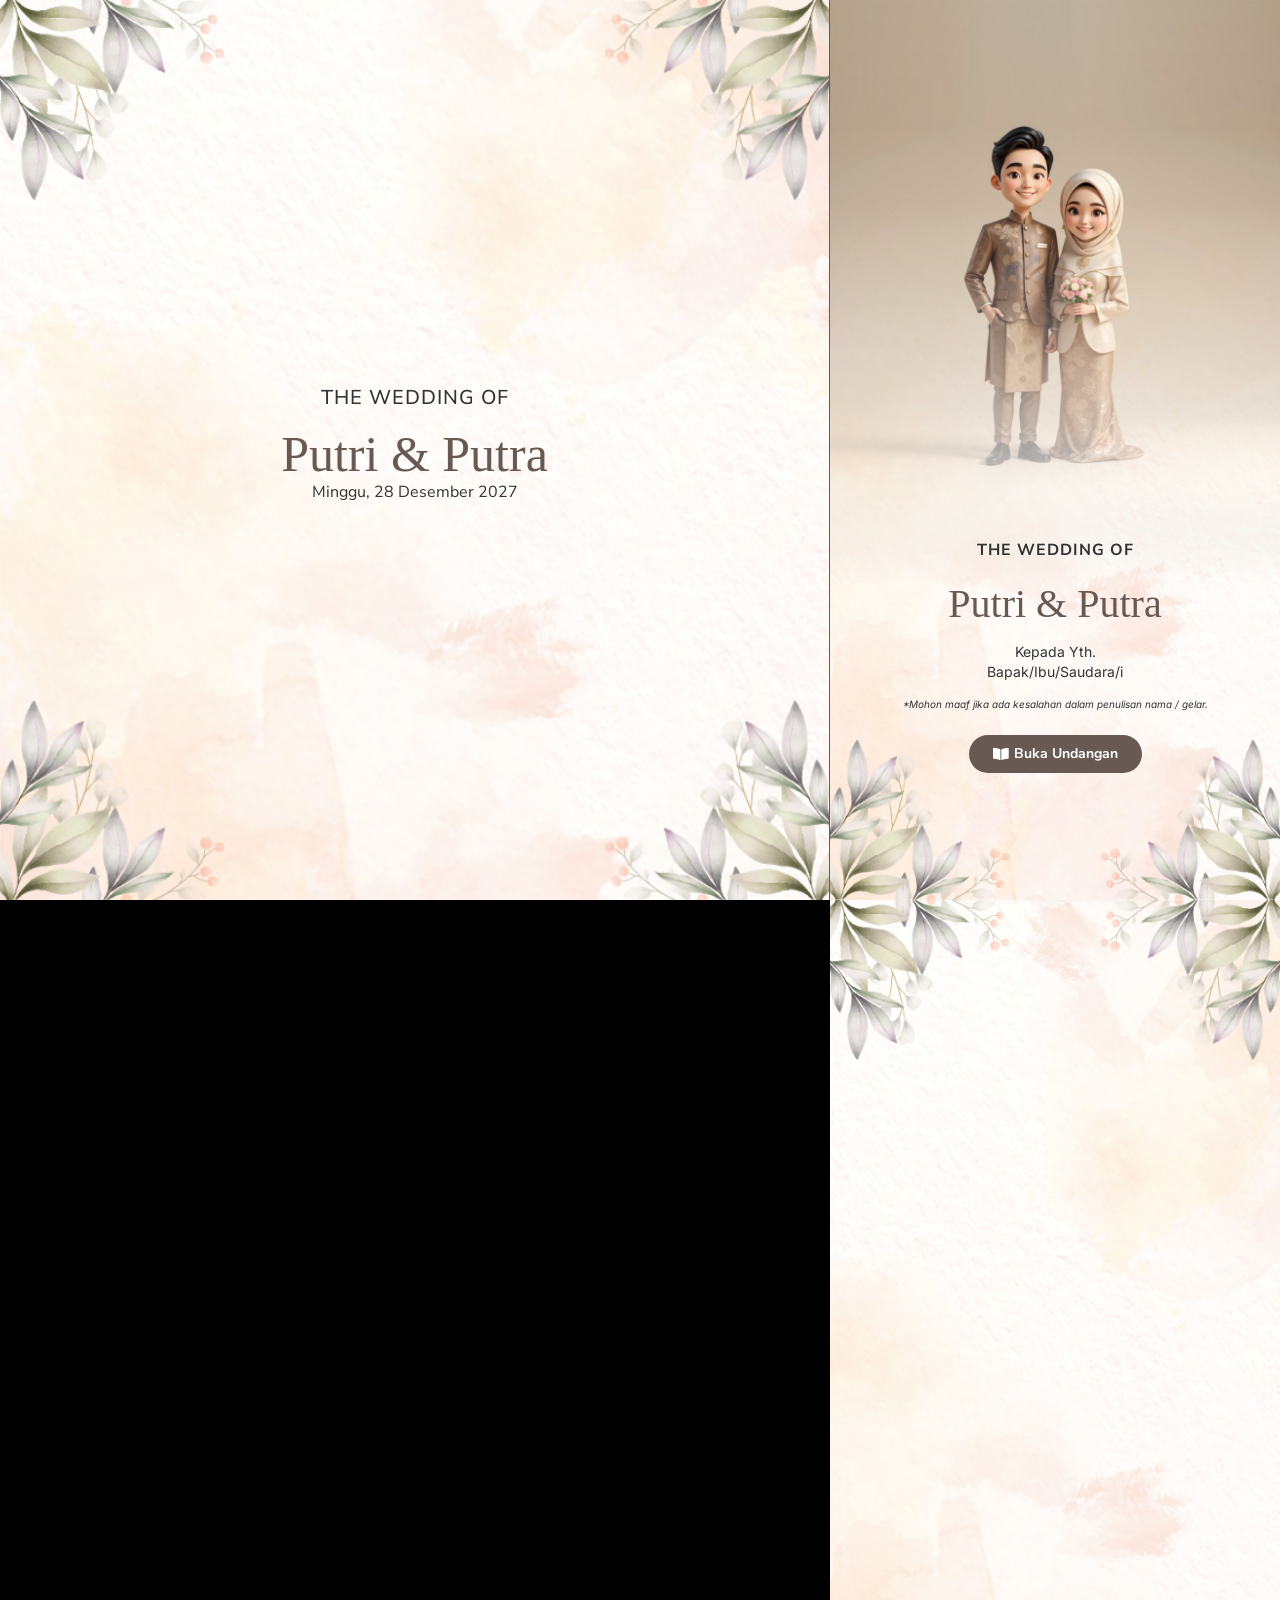
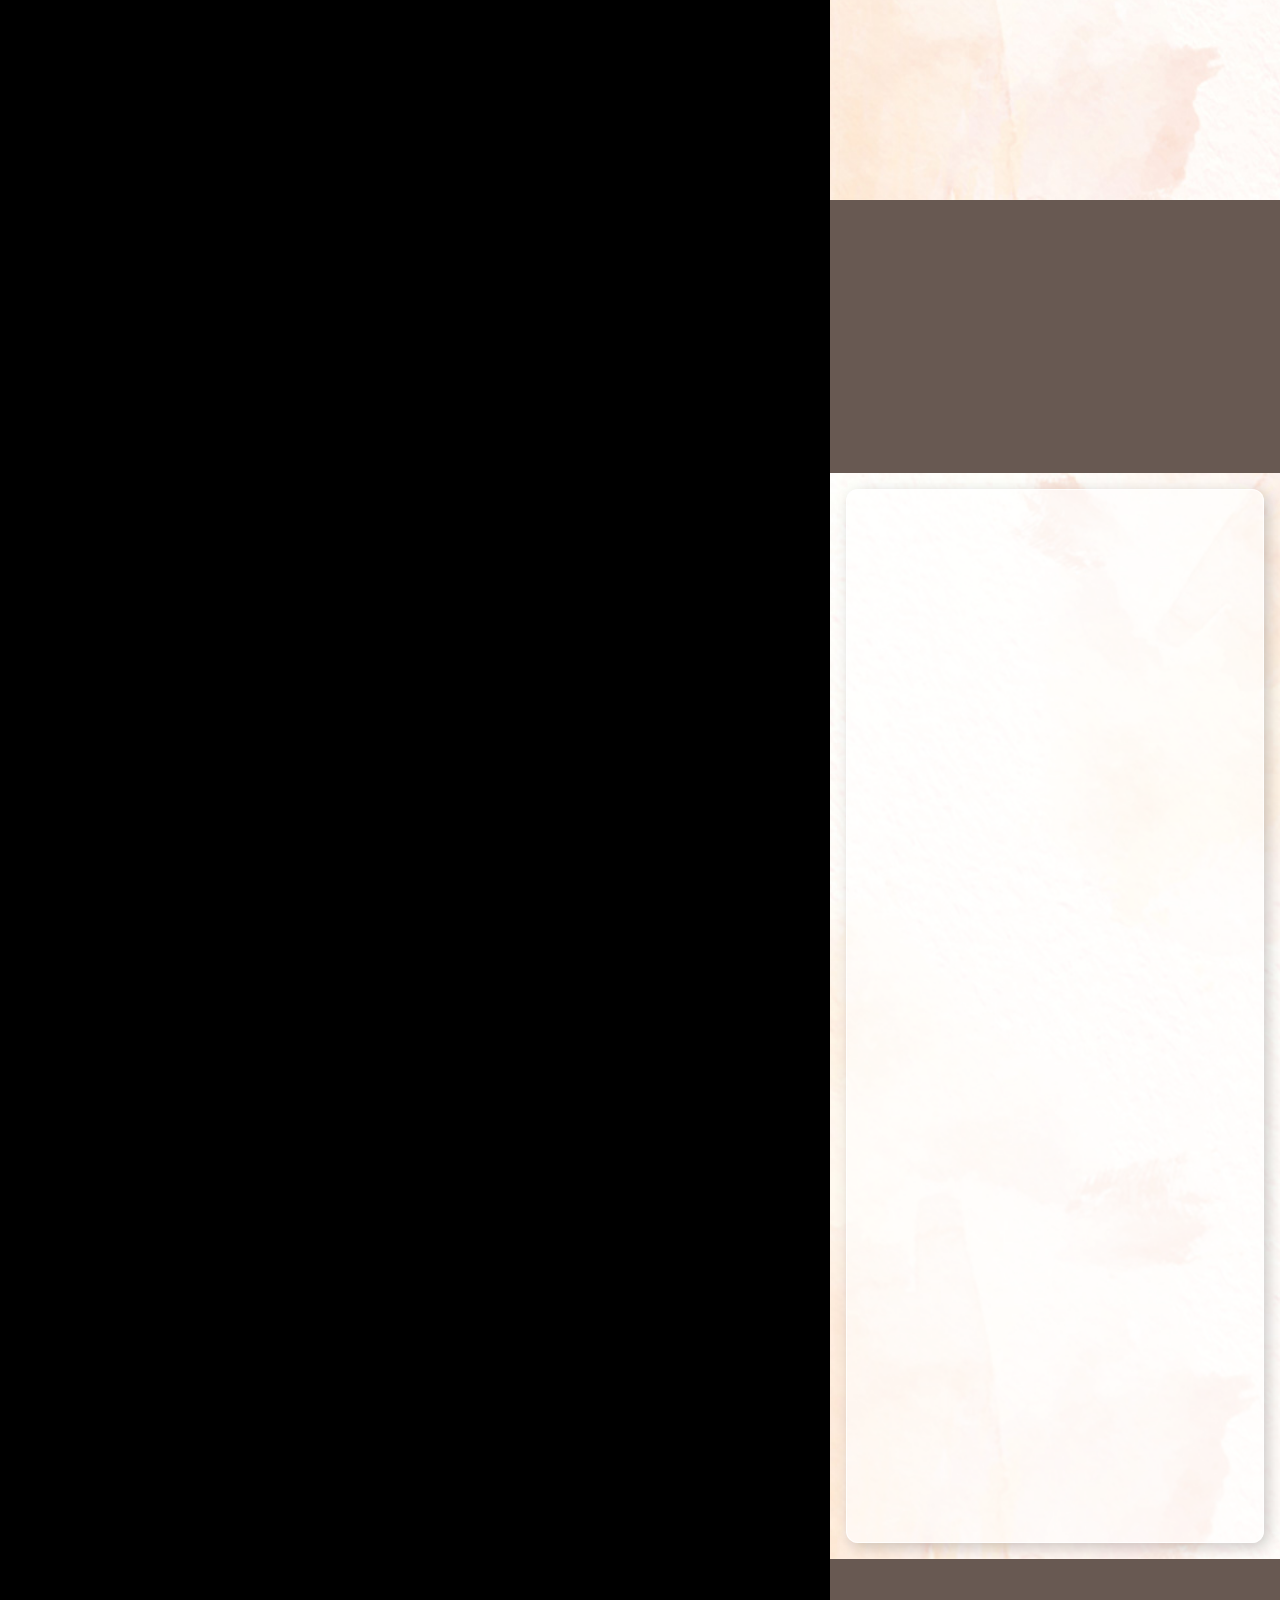
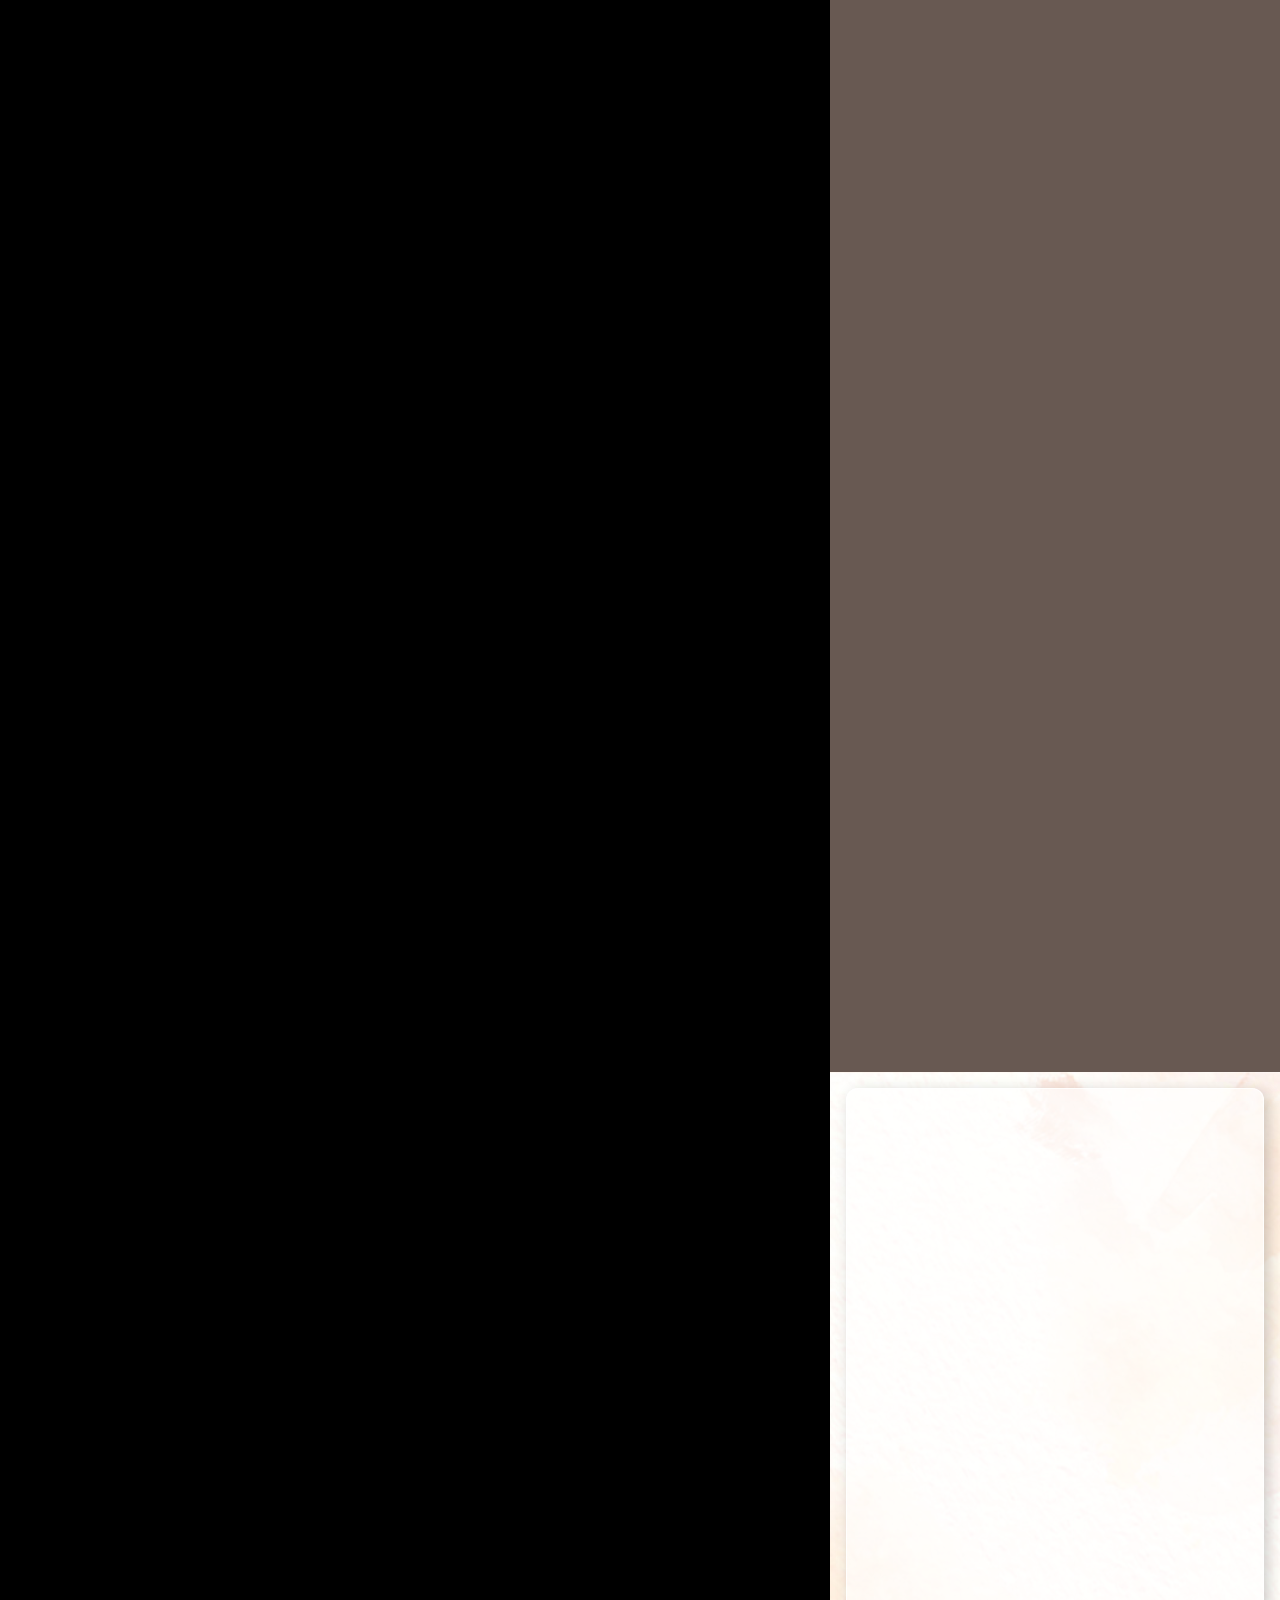
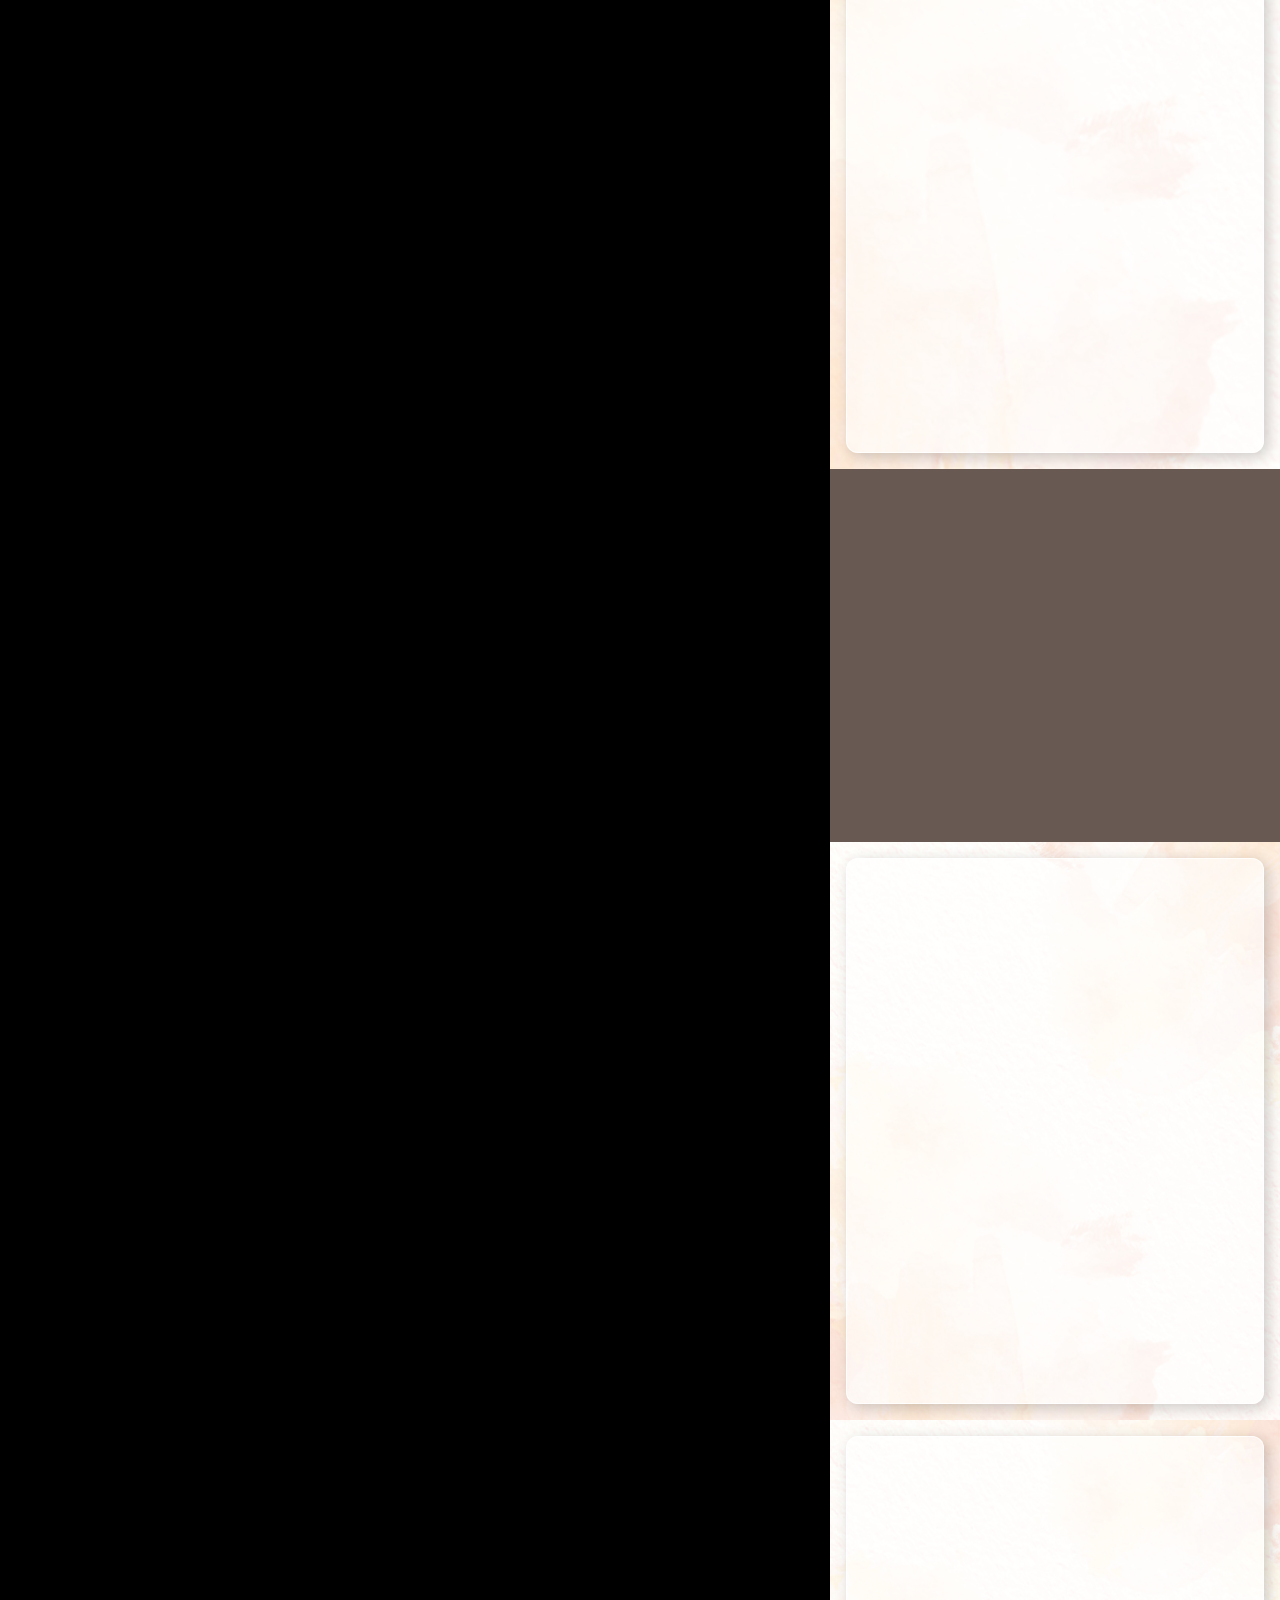
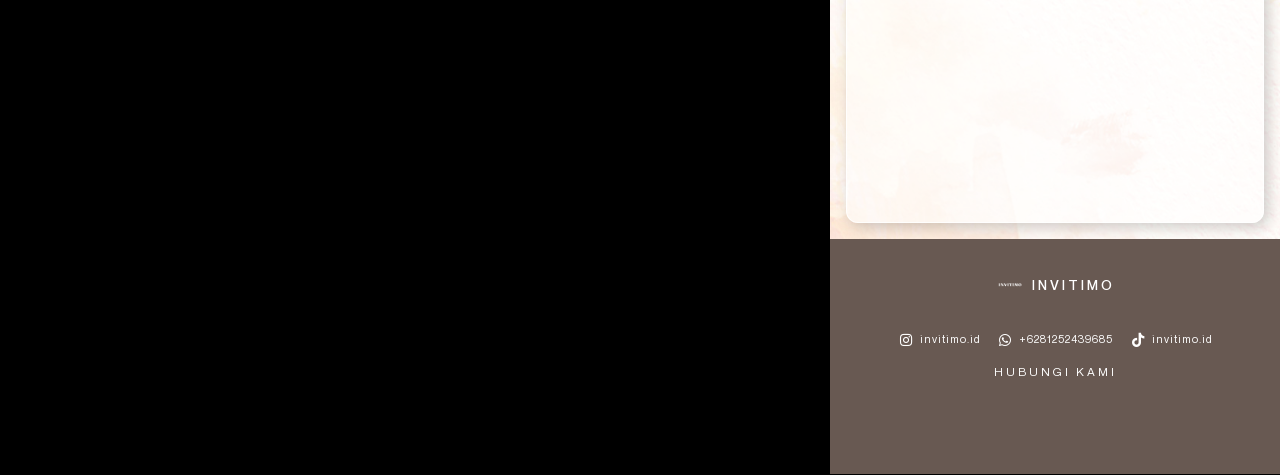
<file: s01-i/index-2.htm>
﻿<!DOCTYPE html><html lang="id" prefix="og: https://ogp.me/ns#"><head><meta charset="UTF-8"><meta name="robots" content="noindex,nofollow,noarchive,nosnippet,noimageindex"><title>Tema Special 01 (Ilustrasi)</title><meta name="description" content="Preview Undangan Pernikahan Tema Special 01 (Tanpa Foto)"><meta name="robots" content="noindex, nofollow, noarchive, nosnippet, noimageindex"><link rel="canonical" href="index-1.htm"><meta property="og:locale" content="id_ID"><meta property="og:type" content="article"><meta property="og:title" content="Tema Special 01 (Ilustrasi)"><meta property="og:description" content="Preview Undangan Pernikahan Tema Special 01 (Tanpa Foto)"><meta property="og:url" content="https://invitimo2.my.id/s01-i/"><meta property="og:site_name" content="Invisimple ID - Undangan Website"><meta property="article:section" content="Pernikahan"><meta property="og:updated_time" content="2025-12-07T00:42:51+07:00"><meta property="og:image" content="https://the.invisimple.id/wp-content/uploads/2025/02/featured-special-01-tanpa-foto.jpg"><meta property="og:image:secure_url" content="https://the.invisimple.id/wp-content/uploads/2025/02/featured-special-01-tanpa-foto.jpg"><meta property="og:image:width" content="500"><meta property="og:image:height" content="500"><meta property="og:image:alt" content="Tema Special 01 (Ilustrasi)"><meta property="og:image:type" content="image/jpeg"><meta property="article:published_time" content="2025-02-18T05:52:55+07:00"><meta property="article:modified_time" content="2025-12-07T00:42:51+07:00"><meta name="twitter:card" content="summary_large_image"><meta name="twitter:title" content="Tema Special 01 (Ilustrasi)"><meta name="twitter:description" content="Preview Undangan Pernikahan Tema Special 01 (Tanpa Foto)"><meta name="twitter:image" content="https://the.invisimple.id/wp-content/uploads/2025/02/featured-special-01-tanpa-foto.jpg"><meta name="twitter:label1" content="Ditulis oleh"><meta name="twitter:data1" content="1nv1s1mpl3"><meta name="twitter:label2" content="Waktunya membaca"><meta name="twitter:data2" content="Kurang dari semenit"> <script type="application/ld+json" class="rank-math-schema">{"@context":"https://schema.org","@graph":[{"@type":["Person","Organization"],"@id":"https://invitimo2.my.id/#person","name":"Invisimple ID - Undangan Website","logo":{"@type":"ImageObject","@id":"https://invitimo2.my.id/#logo","url":"https://the.invisimple.id/wp-content/uploads/2024/05/icon-invitaja-150x150.png","contentUrl":"https://the.invisimple.id/wp-content/uploads/2024/05/icon-invitaja-150x150.png","caption":"Invisimple ID - Undangan Website","inLanguage":"id"},"image":{"@type":"ImageObject","@id":"https://invitimo2.my.id/#logo","url":"https://the.invisimple.id/wp-content/uploads/2024/05/icon-invitaja-150x150.png","contentUrl":"https://the.invisimple.id/wp-content/uploads/2024/05/icon-invitaja-150x150.png","caption":"Invisimple ID - Undangan Website","inLanguage":"id"}},{"@type":"WebSite","@id":"https://invitimo2.my.id/#website","url":"https://invitimo2.my.id","name":"Invisimple ID - Undangan Website","publisher":{"@id":"https://invitimo2.my.id/#person"},"inLanguage":"id"},{"@type":"ImageObject","@id":"https://the.invisimple.id/wp-content/uploads/2025/02/featured-special-01-tanpa-foto.jpg","url":"https://the.invisimple.id/wp-content/uploads/2025/02/featured-special-01-tanpa-foto.jpg","width":"500","height":"500","inLanguage":"id"},{"@type":"WebPage","@id":"https://invitimo2.my.id/s01-i/#webpage","url":"https://invitimo2.my.id/s01-i/","name":"Tema Special 01 (Ilustrasi)","datePublished":"2025-02-18T05:52:55+07:00","dateModified":"2025-12-07T00:42:51+07:00","isPartOf":{"@id":"https://invitimo2.my.id/#website"},"primaryImageOfPage":{"@id":"https://the.invisimple.id/wp-content/uploads/2025/02/featured-special-01-tanpa-foto.jpg"},"inLanguage":"id"},{"@type":"Person","@id":"https://invitimo2.my.id/author/1nv1t4j4/","name":"1nv1s1mpl3","url":"https://invitimo2.my.id/author/1nv1t4j4/","image":{"@type":"ImageObject","@id":"https://secure.gravatar.com/avatar/7261eb66b6b7f72535ce5fb6ec1b8146d1f240d1655f2af83056c2c59945e163?s=96&amp;d=mm&amp;r=g","url":"https://secure.gravatar.com/avatar/7261eb66b6b7f72535ce5fb6ec1b8146d1f240d1655f2af83056c2c59945e163?s=96&amp;d=mm&amp;r=g","caption":"1nv1s1mpl3","inLanguage":"id"},"sameAs":["http://invisimple.id"]},{"@type":"BlogPosting","headline":"Tema Special 01 (Ilustrasi)","datePublished":"2025-02-18T05:52:55+07:00","dateModified":"2025-12-07T00:42:51+07:00","articleSection":"Pernikahan","author":{"@id":"https://invitimo2.my.id/author/1nv1t4j4/","name":"1nv1s1mpl3"},"publisher":{"@id":"https://invitimo2.my.id/#person"},"description":"Preview Undangan Pernikahan Tema Special 01 (Tanpa Foto)","name":"Tema Special 01 (Ilustrasi)","@id":"https://invitimo2.my.id/s01-i/#richSnippet","isPartOf":{"@id":"https://invitimo2.my.id/s01-i/#webpage"},"image":{"@id":"https://the.invisimple.id/wp-content/uploads/2025/02/featured-special-01-tanpa-foto.jpg"},"inLanguage":"id","mainEntityOfPage":{"@id":"https://invitimo2.my.id/s01-i/#webpage"}}]}</script> <link rel='dns-prefetch' href='//the.invisimple.id'><style id="wp-img-auto-sizes-contain-inline-css">img:is([sizes=auto i],[sizes^="auto," i]){contain-intrinsic-size:3000px 1500px}</style><link data-optimized="1" rel='stylesheet' id='dce-animations-css' href='../wp-content/litespeed/css/3da7654ff5803577bc431290d1123cc2.css?ver=23cc2' media='all'><style id="wp-emoji-styles-inline-css">img.wp-smiley,img.emoji{display:inline!important;border:none!important;box-shadow:none!important;height:1em!important;width:1em!important;margin:0 0.07em!important;vertical-align:-0.1em!important;background:none!important;padding:0!important}</style><style id="wp-block-library-inline-css">:root{--wp-block-synced-color:#7a00df;--wp-block-synced-color--rgb:122, 0, 223;--wp-bound-block-color:var(--wp-block-synced-color);--wp-editor-canvas-background:#ddd;--wp-admin-theme-color:#007cba;--wp-admin-theme-color--rgb:0, 124, 186;--wp-admin-theme-color-darker-10:rgb(0, 107, 160.5);--wp-admin-theme-color-darker-10--rgb:0, 107, 160.5;--wp-admin-theme-color-darker-20:#005a87;--wp-admin-theme-color-darker-20--rgb:0, 90, 135;--wp-admin-border-width-focus:2px}@media (min-resolution:192dpi){:root{--wp-admin-border-width-focus:1.5px}}.wp-element-button{cursor:pointer}:root .has-very-light-gray-background-color{background-color:#eee}:root .has-very-dark-gray-background-color{background-color:#313131}:root .has-very-light-gray-color{color:#eee}:root .has-very-dark-gray-color{color:#313131}:root .has-vivid-green-cyan-to-vivid-cyan-blue-gradient-background{background:linear-gradient(135deg,#00d084 0%,#0693e3 100%)}:root .has-purple-crush-gradient-background{background:linear-gradient(135deg,#34e2e4 0%,#4721fb 50%,#ab1dfe 100%)}:root .has-hazy-dawn-gradient-background{background:linear-gradient(135deg,#faaca8 0%,#dad0ec 100%)}:root .has-subdued-olive-gradient-background{background:linear-gradient(135deg,#fafae1 0%,#67a671 100%)}:root .has-atomic-cream-gradient-background{background:linear-gradient(135deg,#fdd79a 0%,#004a59 100%)}:root .has-nightshade-gradient-background{background:linear-gradient(135deg,#330968 0%,#31cdcf 100%)}:root .has-midnight-gradient-background{background:linear-gradient(135deg,#020381 0%,#2874fc 100%)}:root{--wp--preset--font-size--normal:16px;--wp--preset--font-size--huge:42px}.has-regular-font-size{font-size:1em}.has-larger-font-size{font-size:2.625em}.has-normal-font-size{font-size:var(--wp--preset--font-size--normal)}.has-huge-font-size{font-size:var(--wp--preset--font-size--huge)}:root .has-text-align-center{text-align:center}:root .has-text-align-left{text-align:left}:root .has-text-align-right{text-align:right}.has-fit-text{white-space:nowrap!important}#end-resizable-editor-section{display:none}.aligncenter{clear:both}.items-justified-left{justify-content:flex-start}.items-justified-center{justify-content:center}.items-justified-right{justify-content:flex-end}.items-justified-space-between{justify-content:space-between}.screen-reader-text{border:0;clip-path:inset(50%);height:1px;margin:-1px;overflow:hidden;padding:0;position:absolute;width:1px;word-wrap:normal!important}.screen-reader-text:focus{background-color:#ddd;clip-path:none;color:#444;display:block;font-size:1em;height:auto;left:5px;line-height:normal;padding:15px 23px 14px;text-decoration:none;top:5px;width:auto;z-index:100000}html :where(.has-border-color){border-style:solid}html :where([style*=border-color]){border-style:solid}html :where([style*=border-top-color]){border-top-style:solid}html :where([style*=border-right-color]){border-right-style:solid}html :where([style*=border-bottom-color]){border-bottom-style:solid}html :where([style*=border-left-color]){border-left-style:solid}html :where([style*=border-width]){border-style:solid}html :where([style*=border-top-width]){border-top-style:solid}html :where([style*=border-right-width]){border-right-style:solid}html :where([style*=border-bottom-width]){border-bottom-style:solid}html :where([style*=border-left-width]){border-left-style:solid}html :where(img[class*=wp-image-]){height:auto;max-width:100%}:where(figure){margin:0 0 1em 0}html :where(.is-position-sticky){--wp-admin--admin-bar--position-offset:var(--wp-admin--admin-bar--height, 0px)}@media screen and (max-width:600px){html :where(.is-position-sticky){--wp-admin--admin-bar--position-offset:0px}}</style><style id="classic-theme-styles-inline-css">.wp-block-button__link{color:#fff;background-color:#32373c;border-radius:9999px;box-shadow:none;text-decoration:none;padding:calc(0.667em + 2px) calc(1.333em + 2px);font-size:1.125em}.wp-block-file__button{background:#32373c;color:#fff;text-decoration:none}</style><style id="wp-block-styles-placeholder-inline-css">:root{--wp-internal-comment:"Placeholder for wp_hoist_late_printed_styles() to replace with the block styles printed at wp_footer."}</style><link data-optimized="1" rel='stylesheet' id='dashicons-css' href='../wp-content/litespeed/css/fab9de84fb7fd1bba4d74c6df14b8f56.css?ver=3d4b4' media='all'><link data-optimized="1" rel='stylesheet' id='jet-engine-frontend-css' href='../wp-content/litespeed/css/22637c8dd33fa0f680c6e4d43566aa4e.css?ver=6aa4e' media='all'><style id="wp-global-styles-placeholder-inline-css">:root{--wp-internal-comment:"Placeholder for wp_hoist_late_printed_styles() to replace with the global-styles printed at wp_footer."}</style><link data-optimized="1" rel='stylesheet' id='uaf_client_css-css' href='../wp-content/litespeed/css/3106206735201e72c0a5f14966d21150.css?ver=21150' media='all'><link data-optimized="1" rel='stylesheet' id='wpb-lib-frontend-css' href='../wp-content/litespeed/css/839c00762b002824df8bcd35f52e02fb.css?ver=e02fb' media='all'><link data-optimized="1" rel='stylesheet' id='wds-elementor-css' href='../wp-content/litespeed/css/a1b57068d461cb8f827b8b6b0d88c26b.css?ver=8c26b' media='all'><link data-optimized="1" rel='stylesheet' id='saic_style-css' href='../wp-content/litespeed/css/24b60853521d22cd5c7428067606d5bf.css?ver=6d5bf' media='screen'><link data-optimized="1" rel='stylesheet' id='dce-style-css' href='../wp-content/litespeed/css/b34ad9eec833f9b02fe8fe0973630591.css?ver=30591' media='all'><link data-optimized="1" rel='stylesheet' id='dce-dynamic-visibility-css' href='../wp-content/litespeed/css/eaea1868e6b9eed7c95a82316b2567b9.css?ver=567b9' media='all'><link data-optimized="1" rel='stylesheet' id='dce-tooltip-css' href='../wp-content/litespeed/css/22b70d3c044cbfb738f8d7ccd29b5fa9.css?ver=b5fa9' media='all'><link data-optimized="1" rel='stylesheet' id='wds-reset-css' href='../wp-content/litespeed/css/e679dd2250c432cf15cf40d2aaf879b8.css?ver=879b8' media='all'><link data-optimized="1" rel='stylesheet' id='e-animation-fadeIn-css' href='../wp-content/litespeed/css/ee88688f9a613dfd6ad5f60735d18f17.css?ver=18f17' media='all'><link data-optimized="1" rel='stylesheet' id='elementor-frontend-css' href='../wp-content/litespeed/css/2ed841396de271780110490ac3bfb95c.css?ver=fb95c' media='all'><style id="elementor-frontend-inline-css">@-webkit-keyframes ha_fadeIn{0%{opacity:0}to{opacity:1}}@keyframes ha_fadeIn{0%{opacity:0}to{opacity:1}}@-webkit-keyframes ha_zoomIn{0%{opacity:0;-webkit-transform:scale3d(.3,.3,.3);transform:scale3d(.3,.3,.3)}50%{opacity:1}}@keyframes ha_zoomIn{0%{opacity:0;-webkit-transform:scale3d(.3,.3,.3);transform:scale3d(.3,.3,.3)}50%{opacity:1}}@-webkit-keyframes ha_rollIn{0%{opacity:0;-webkit-transform:translate3d(-100%,0,0) rotate3d(0,0,1,-120deg);transform:translate3d(-100%,0,0) rotate3d(0,0,1,-120deg)}to{opacity:1}}@keyframes ha_rollIn{0%{opacity:0;-webkit-transform:translate3d(-100%,0,0) rotate3d(0,0,1,-120deg);transform:translate3d(-100%,0,0) rotate3d(0,0,1,-120deg)}to{opacity:1}}@-webkit-keyframes ha_bounce{0%,20%,53%,to{-webkit-animation-timing-function:cubic-bezier(.215,.61,.355,1);animation-timing-function:cubic-bezier(.215,.61,.355,1)}40%,43%{-webkit-transform:translate3d(0,-30px,0) scaleY(1.1);transform:translate3d(0,-30px,0) scaleY(1.1);-webkit-animation-timing-function:cubic-bezier(.755,.05,.855,.06);animation-timing-function:cubic-bezier(.755,.05,.855,.06)}70%{-webkit-transform:translate3d(0,-15px,0) scaleY(1.05);transform:translate3d(0,-15px,0) scaleY(1.05);-webkit-animation-timing-function:cubic-bezier(.755,.05,.855,.06);animation-timing-function:cubic-bezier(.755,.05,.855,.06)}80%{-webkit-transition-timing-function:cubic-bezier(.215,.61,.355,1);transition-timing-function:cubic-bezier(.215,.61,.355,1);-webkit-transform:translate3d(0,0,0) scaleY(.95);transform:translate3d(0,0,0) scaleY(.95)}90%{-webkit-transform:translate3d(0,-4px,0) scaleY(1.02);transform:translate3d(0,-4px,0) scaleY(1.02)}}@keyframes ha_bounce{0%,20%,53%,to{-webkit-animation-timing-function:cubic-bezier(.215,.61,.355,1);animation-timing-function:cubic-bezier(.215,.61,.355,1)}40%,43%{-webkit-transform:translate3d(0,-30px,0) scaleY(1.1);transform:translate3d(0,-30px,0) scaleY(1.1);-webkit-animation-timing-function:cubic-bezier(.755,.05,.855,.06);animation-timing-function:cubic-bezier(.755,.05,.855,.06)}70%{-webkit-transform:translate3d(0,-15px,0) scaleY(1.05);transform:translate3d(0,-15px,0) scaleY(1.05);-webkit-animation-timing-function:cubic-bezier(.755,.05,.855,.06);animation-timing-function:cubic-bezier(.755,.05,.855,.06)}80%{-webkit-transition-timing-function:cubic-bezier(.215,.61,.355,1);transition-timing-function:cubic-bezier(.215,.61,.355,1);-webkit-transform:translate3d(0,0,0) scaleY(.95);transform:translate3d(0,0,0) scaleY(.95)}90%{-webkit-transform:translate3d(0,-4px,0) scaleY(1.02);transform:translate3d(0,-4px,0) scaleY(1.02)}}@-webkit-keyframes ha_bounceIn{0%,20%,40%,60%,80%,to{-webkit-animation-timing-function:cubic-bezier(.215,.61,.355,1);animation-timing-function:cubic-bezier(.215,.61,.355,1)}0%{opacity:0;-webkit-transform:scale3d(.3,.3,.3);transform:scale3d(.3,.3,.3)}20%{-webkit-transform:scale3d(1.1,1.1,1.1);transform:scale3d(1.1,1.1,1.1)}40%{-webkit-transform:scale3d(.9,.9,.9);transform:scale3d(.9,.9,.9)}60%{opacity:1;-webkit-transform:scale3d(1.03,1.03,1.03);transform:scale3d(1.03,1.03,1.03)}80%{-webkit-transform:scale3d(.97,.97,.97);transform:scale3d(.97,.97,.97)}to{opacity:1}}@keyframes ha_bounceIn{0%,20%,40%,60%,80%,to{-webkit-animation-timing-function:cubic-bezier(.215,.61,.355,1);animation-timing-function:cubic-bezier(.215,.61,.355,1)}0%{opacity:0;-webkit-transform:scale3d(.3,.3,.3);transform:scale3d(.3,.3,.3)}20%{-webkit-transform:scale3d(1.1,1.1,1.1);transform:scale3d(1.1,1.1,1.1)}40%{-webkit-transform:scale3d(.9,.9,.9);transform:scale3d(.9,.9,.9)}60%{opacity:1;-webkit-transform:scale3d(1.03,1.03,1.03);transform:scale3d(1.03,1.03,1.03)}80%{-webkit-transform:scale3d(.97,.97,.97);transform:scale3d(.97,.97,.97)}to{opacity:1}}@-webkit-keyframes ha_flipInX{0%{opacity:0;-webkit-transform:perspective(400px) rotate3d(1,0,0,90deg);transform:perspective(400px) rotate3d(1,0,0,90deg);-webkit-animation-timing-function:ease-in;animation-timing-function:ease-in}40%{-webkit-transform:perspective(400px) rotate3d(1,0,0,-20deg);transform:perspective(400px) rotate3d(1,0,0,-20deg);-webkit-animation-timing-function:ease-in;animation-timing-function:ease-in}60%{opacity:1;-webkit-transform:perspective(400px) rotate3d(1,0,0,10deg);transform:perspective(400px) rotate3d(1,0,0,10deg)}80%{-webkit-transform:perspective(400px) rotate3d(1,0,0,-5deg);transform:perspective(400px) rotate3d(1,0,0,-5deg)}}@keyframes ha_flipInX{0%{opacity:0;-webkit-transform:perspective(400px) rotate3d(1,0,0,90deg);transform:perspective(400px) rotate3d(1,0,0,90deg);-webkit-animation-timing-function:ease-in;animation-timing-function:ease-in}40%{-webkit-transform:perspective(400px) rotate3d(1,0,0,-20deg);transform:perspective(400px) rotate3d(1,0,0,-20deg);-webkit-animation-timing-function:ease-in;animation-timing-function:ease-in}60%{opacity:1;-webkit-transform:perspective(400px) rotate3d(1,0,0,10deg);transform:perspective(400px) rotate3d(1,0,0,10deg)}80%{-webkit-transform:perspective(400px) rotate3d(1,0,0,-5deg);transform:perspective(400px) rotate3d(1,0,0,-5deg)}}@-webkit-keyframes ha_flipInY{0%{opacity:0;-webkit-transform:perspective(400px) rotate3d(0,1,0,90deg);transform:perspective(400px) rotate3d(0,1,0,90deg);-webkit-animation-timing-function:ease-in;animation-timing-function:ease-in}40%{-webkit-transform:perspective(400px) rotate3d(0,1,0,-20deg);transform:perspective(400px) rotate3d(0,1,0,-20deg);-webkit-animation-timing-function:ease-in;animation-timing-function:ease-in}60%{opacity:1;-webkit-transform:perspective(400px) rotate3d(0,1,0,10deg);transform:perspective(400px) rotate3d(0,1,0,10deg)}80%{-webkit-transform:perspective(400px) rotate3d(0,1,0,-5deg);transform:perspective(400px) rotate3d(0,1,0,-5deg)}}@keyframes ha_flipInY{0%{opacity:0;-webkit-transform:perspective(400px) rotate3d(0,1,0,90deg);transform:perspective(400px) rotate3d(0,1,0,90deg);-webkit-animation-timing-function:ease-in;animation-timing-function:ease-in}40%{-webkit-transform:perspective(400px) rotate3d(0,1,0,-20deg);transform:perspective(400px) rotate3d(0,1,0,-20deg);-webkit-animation-timing-function:ease-in;animation-timing-function:ease-in}60%{opacity:1;-webkit-transform:perspective(400px) rotate3d(0,1,0,10deg);transform:perspective(400px) rotate3d(0,1,0,10deg)}80%{-webkit-transform:perspective(400px) rotate3d(0,1,0,-5deg);transform:perspective(400px) rotate3d(0,1,0,-5deg)}}@-webkit-keyframes ha_swing{20%{-webkit-transform:rotate3d(0,0,1,15deg);transform:rotate3d(0,0,1,15deg)}40%{-webkit-transform:rotate3d(0,0,1,-10deg);transform:rotate3d(0,0,1,-10deg)}60%{-webkit-transform:rotate3d(0,0,1,5deg);transform:rotate3d(0,0,1,5deg)}80%{-webkit-transform:rotate3d(0,0,1,-5deg);transform:rotate3d(0,0,1,-5deg)}}@keyframes ha_swing{20%{-webkit-transform:rotate3d(0,0,1,15deg);transform:rotate3d(0,0,1,15deg)}40%{-webkit-transform:rotate3d(0,0,1,-10deg);transform:rotate3d(0,0,1,-10deg)}60%{-webkit-transform:rotate3d(0,0,1,5deg);transform:rotate3d(0,0,1,5deg)}80%{-webkit-transform:rotate3d(0,0,1,-5deg);transform:rotate3d(0,0,1,-5deg)}}@-webkit-keyframes ha_slideInDown{0%{visibility:visible;-webkit-transform:translate3d(0,-100%,0);transform:translate3d(0,-100%,0)}}@keyframes ha_slideInDown{0%{visibility:visible;-webkit-transform:translate3d(0,-100%,0);transform:translate3d(0,-100%,0)}}@-webkit-keyframes ha_slideInUp{0%{visibility:visible;-webkit-transform:translate3d(0,100%,0);transform:translate3d(0,100%,0)}}@keyframes ha_slideInUp{0%{visibility:visible;-webkit-transform:translate3d(0,100%,0);transform:translate3d(0,100%,0)}}@-webkit-keyframes ha_slideInLeft{0%{visibility:visible;-webkit-transform:translate3d(-100%,0,0);transform:translate3d(-100%,0,0)}}@keyframes ha_slideInLeft{0%{visibility:visible;-webkit-transform:translate3d(-100%,0,0);transform:translate3d(-100%,0,0)}}@-webkit-keyframes ha_slideInRight{0%{visibility:visible;-webkit-transform:translate3d(100%,0,0);transform:translate3d(100%,0,0)}}@keyframes ha_slideInRight{0%{visibility:visible;-webkit-transform:translate3d(100%,0,0);transform:translate3d(100%,0,0)}}.ha_fadeIn{-webkit-animation-name:ha_fadeIn;animation-name:ha_fadeIn}.ha_zoomIn{-webkit-animation-name:ha_zoomIn;animation-name:ha_zoomIn}.ha_rollIn{-webkit-animation-name:ha_rollIn;animation-name:ha_rollIn}.ha_bounce{-webkit-transform-origin:center bottom;-ms-transform-origin:center bottom;transform-origin:center bottom;-webkit-animation-name:ha_bounce;animation-name:ha_bounce}.ha_bounceIn{-webkit-animation-name:ha_bounceIn;animation-name:ha_bounceIn;-webkit-animation-duration:.75s;-webkit-animation-duration:calc(var(--animate-duration)*.75);animation-duration:.75s;animation-duration:calc(var(--animate-duration)*.75)}.ha_flipInX,.ha_flipInY{-webkit-animation-name:ha_flipInX;animation-name:ha_flipInX;-webkit-backface-visibility:visible!important;backface-visibility:visible!important}.ha_flipInY{-webkit-animation-name:ha_flipInY;animation-name:ha_flipInY}.ha_swing{-webkit-transform-origin:top center;-ms-transform-origin:top center;transform-origin:top center;-webkit-animation-name:ha_swing;animation-name:ha_swing}.ha_slideInDown{-webkit-animation-name:ha_slideInDown;animation-name:ha_slideInDown}.ha_slideInUp{-webkit-animation-name:ha_slideInUp;animation-name:ha_slideInUp}.ha_slideInLeft{-webkit-animation-name:ha_slideInLeft;animation-name:ha_slideInLeft}.ha_slideInRight{-webkit-animation-name:ha_slideInRight;animation-name:ha_slideInRight}.ha-css-transform-yes{-webkit-transition-duration:var(--ha-tfx-transition-duration,.2s);transition-duration:var(--ha-tfx-transition-duration,.2s);-webkit-transition-property:-webkit-transform;transition-property:transform;transition-property:transform,-webkit-transform;-webkit-transform:translate(var(--ha-tfx-translate-x,0),var(--ha-tfx-translate-y,0)) scale(var(--ha-tfx-scale-x,1),var(--ha-tfx-scale-y,1)) skew(var(--ha-tfx-skew-x,0),var(--ha-tfx-skew-y,0)) rotateX(var(--ha-tfx-rotate-x,0)) rotateY(var(--ha-tfx-rotate-y,0)) rotateZ(var(--ha-tfx-rotate-z,0));transform:translate(var(--ha-tfx-translate-x,0),var(--ha-tfx-translate-y,0)) scale(var(--ha-tfx-scale-x,1),var(--ha-tfx-scale-y,1)) skew(var(--ha-tfx-skew-x,0),var(--ha-tfx-skew-y,0)) rotateX(var(--ha-tfx-rotate-x,0)) rotateY(var(--ha-tfx-rotate-y,0)) rotateZ(var(--ha-tfx-rotate-z,0))}.ha-css-transform-yes:hover{-webkit-transform:translate(var(--ha-tfx-translate-x-hover,var(--ha-tfx-translate-x,0)),var(--ha-tfx-translate-y-hover,var(--ha-tfx-translate-y,0))) scale(var(--ha-tfx-scale-x-hover,var(--ha-tfx-scale-x,1)),var(--ha-tfx-scale-y-hover,var(--ha-tfx-scale-y,1))) skew(var(--ha-tfx-skew-x-hover,var(--ha-tfx-skew-x,0)),var(--ha-tfx-skew-y-hover,var(--ha-tfx-skew-y,0))) rotateX(var(--ha-tfx-rotate-x-hover,var(--ha-tfx-rotate-x,0))) rotateY(var(--ha-tfx-rotate-y-hover,var(--ha-tfx-rotate-y,0))) rotateZ(var(--ha-tfx-rotate-z-hover,var(--ha-tfx-rotate-z,0)));transform:translate(var(--ha-tfx-translate-x-hover,var(--ha-tfx-translate-x,0)),var(--ha-tfx-translate-y-hover,var(--ha-tfx-translate-y,0))) scale(var(--ha-tfx-scale-x-hover,var(--ha-tfx-scale-x,1)),var(--ha-tfx-scale-y-hover,var(--ha-tfx-scale-y,1))) skew(var(--ha-tfx-skew-x-hover,var(--ha-tfx-skew-x,0)),var(--ha-tfx-skew-y-hover,var(--ha-tfx-skew-y,0))) rotateX(var(--ha-tfx-rotate-x-hover,var(--ha-tfx-rotate-x,0))) rotateY(var(--ha-tfx-rotate-y-hover,var(--ha-tfx-rotate-y,0))) rotateZ(var(--ha-tfx-rotate-z-hover,var(--ha-tfx-rotate-z,0)))}.happy-addon>.elementor-widget-container{word-wrap:break-word;overflow-wrap:break-word}.happy-addon>.elementor-widget-container,.happy-addon>.elementor-widget-container *{-webkit-box-sizing:border-box;box-sizing:border-box}.happy-addon:not(:has(.elementor-widget-container)),.happy-addon:not(:has(.elementor-widget-container)) *{-webkit-box-sizing:border-box;box-sizing:border-box;word-wrap:break-word;overflow-wrap:break-word}.happy-addon p:empty{display:none}.happy-addon .elementor-inline-editing{min-height:auto!important}.happy-addon-pro img{max-width:100%;height:auto;-o-object-fit:cover;object-fit:cover}.ha-screen-reader-text{position:absolute;overflow:hidden;clip:rect(1px,1px,1px,1px);margin:-1px;padding:0;width:1px;height:1px;border:0;word-wrap:normal!important;-webkit-clip-path:inset(50%);clip-path:inset(50%)}.ha-has-bg-overlay>.elementor-widget-container{position:relative;z-index:1}.ha-has-bg-overlay>.elementor-widget-container:before{position:absolute;top:0;left:0;z-index:-1;width:100%;height:100%;content:""}.ha-has-bg-overlay:not(:has(.elementor-widget-container)){position:relative;z-index:1}.ha-has-bg-overlay:not(:has(.elementor-widget-container)):before{position:absolute;top:0;left:0;z-index:-1;width:100%;height:100%;content:""}.ha-popup--is-enabled .ha-js-popup,.ha-popup--is-enabled .ha-js-popup img{cursor:-webkit-zoom-in!important;cursor:zoom-in!important}.mfp-wrap .mfp-arrow,.mfp-wrap .mfp-close{background-color:#fff0}.mfp-wrap .mfp-arrow:focus,.mfp-wrap .mfp-close:focus{outline-width:thin}.ha-advanced-tooltip-enable{position:relative;cursor:pointer;--ha-tooltip-arrow-color:black;--ha-tooltip-arrow-distance:0}.ha-advanced-tooltip-enable .ha-advanced-tooltip-content{position:absolute;z-index:999;display:none;padding:5px 0;width:120px;height:auto;border-radius:6px;background-color:#000;color:#fff;text-align:center;opacity:0}.ha-advanced-tooltip-enable .ha-advanced-tooltip-content::after{position:absolute;border-width:5px;border-style:solid;content:""}.ha-advanced-tooltip-enable .ha-advanced-tooltip-content.no-arrow::after{visibility:hidden}.ha-advanced-tooltip-enable .ha-advanced-tooltip-content.show{display:inline-block;opacity:1}.ha-advanced-tooltip-enable.ha-advanced-tooltip-top .ha-advanced-tooltip-content,body[data-elementor-device-mode=tablet] .ha-advanced-tooltip-enable.ha-advanced-tooltip-tablet-top .ha-advanced-tooltip-content{top:unset;right:0;bottom:calc(101% + var(--ha-tooltip-arrow-distance));left:0;margin:0 auto}.ha-advanced-tooltip-enable.ha-advanced-tooltip-top .ha-advanced-tooltip-content::after,body[data-elementor-device-mode=tablet] .ha-advanced-tooltip-enable.ha-advanced-tooltip-tablet-top .ha-advanced-tooltip-content::after{top:100%;right:unset;bottom:unset;left:50%;border-color:var(--ha-tooltip-arrow-color) #fff0 #fff0 #fff0;-webkit-transform:translateX(-50%);-ms-transform:translateX(-50%);transform:translateX(-50%)}.ha-advanced-tooltip-enable.ha-advanced-tooltip-bottom .ha-advanced-tooltip-content,body[data-elementor-device-mode=tablet] .ha-advanced-tooltip-enable.ha-advanced-tooltip-tablet-bottom .ha-advanced-tooltip-content{top:calc(101% + var(--ha-tooltip-arrow-distance));right:0;bottom:unset;left:0;margin:0 auto}.ha-advanced-tooltip-enable.ha-advanced-tooltip-bottom .ha-advanced-tooltip-content::after,body[data-elementor-device-mode=tablet] .ha-advanced-tooltip-enable.ha-advanced-tooltip-tablet-bottom .ha-advanced-tooltip-content::after{top:unset;right:unset;bottom:100%;left:50%;border-color:#fff0 #fff0 var(--ha-tooltip-arrow-color) #fff0;-webkit-transform:translateX(-50%);-ms-transform:translateX(-50%);transform:translateX(-50%)}.ha-advanced-tooltip-enable.ha-advanced-tooltip-left .ha-advanced-tooltip-content,body[data-elementor-device-mode=tablet] .ha-advanced-tooltip-enable.ha-advanced-tooltip-tablet-left .ha-advanced-tooltip-content{top:50%;right:calc(101% + var(--ha-tooltip-arrow-distance));bottom:unset;left:unset;-webkit-transform:translateY(-50%);-ms-transform:translateY(-50%);transform:translateY(-50%)}.ha-advanced-tooltip-enable.ha-advanced-tooltip-left .ha-advanced-tooltip-content::after,body[data-elementor-device-mode=tablet] .ha-advanced-tooltip-enable.ha-advanced-tooltip-tablet-left .ha-advanced-tooltip-content::after{top:50%;right:unset;bottom:unset;left:100%;border-color:#fff0 #fff0 #fff0 var(--ha-tooltip-arrow-color);-webkit-transform:translateY(-50%);-ms-transform:translateY(-50%);transform:translateY(-50%)}.ha-advanced-tooltip-enable.ha-advanced-tooltip-right .ha-advanced-tooltip-content,body[data-elementor-device-mode=tablet] .ha-advanced-tooltip-enable.ha-advanced-tooltip-tablet-right .ha-advanced-tooltip-content{top:50%;right:unset;bottom:unset;left:calc(101% + var(--ha-tooltip-arrow-distance));-webkit-transform:translateY(-50%);-ms-transform:translateY(-50%);transform:translateY(-50%)}.ha-advanced-tooltip-enable.ha-advanced-tooltip-right .ha-advanced-tooltip-content::after,body[data-elementor-device-mode=tablet] .ha-advanced-tooltip-enable.ha-advanced-tooltip-tablet-right .ha-advanced-tooltip-content::after{top:50%;right:100%;bottom:unset;left:unset;border-color:#fff0 var(--ha-tooltip-arrow-color) #fff0 #fff0;-webkit-transform:translateY(-50%);-ms-transform:translateY(-50%);transform:translateY(-50%)}body[data-elementor-device-mode=mobile] .ha-advanced-tooltip-enable.ha-advanced-tooltip-mobile-top .ha-advanced-tooltip-content{top:unset;right:0;bottom:calc(101% + var(--ha-tooltip-arrow-distance));left:0;margin:0 auto}body[data-elementor-device-mode=mobile] .ha-advanced-tooltip-enable.ha-advanced-tooltip-mobile-top .ha-advanced-tooltip-content::after{top:100%;right:unset;bottom:unset;left:50%;border-color:var(--ha-tooltip-arrow-color) #fff0 #fff0 #fff0;-webkit-transform:translateX(-50%);-ms-transform:translateX(-50%);transform:translateX(-50%)}body[data-elementor-device-mode=mobile] .ha-advanced-tooltip-enable.ha-advanced-tooltip-mobile-bottom .ha-advanced-tooltip-content{top:calc(101% + var(--ha-tooltip-arrow-distance));right:0;bottom:unset;left:0;margin:0 auto}body[data-elementor-device-mode=mobile] .ha-advanced-tooltip-enable.ha-advanced-tooltip-mobile-bottom .ha-advanced-tooltip-content::after{top:unset;right:unset;bottom:100%;left:50%;border-color:#fff0 #fff0 var(--ha-tooltip-arrow-color) #fff0;-webkit-transform:translateX(-50%);-ms-transform:translateX(-50%);transform:translateX(-50%)}body[data-elementor-device-mode=mobile] .ha-advanced-tooltip-enable.ha-advanced-tooltip-mobile-left .ha-advanced-tooltip-content{top:50%;right:calc(101% + var(--ha-tooltip-arrow-distance));bottom:unset;left:unset;-webkit-transform:translateY(-50%);-ms-transform:translateY(-50%);transform:translateY(-50%)}body[data-elementor-device-mode=mobile] .ha-advanced-tooltip-enable.ha-advanced-tooltip-mobile-left .ha-advanced-tooltip-content::after{top:50%;right:unset;bottom:unset;left:100%;border-color:#fff0 #fff0 #fff0 var(--ha-tooltip-arrow-color);-webkit-transform:translateY(-50%);-ms-transform:translateY(-50%);transform:translateY(-50%)}body[data-elementor-device-mode=mobile] .ha-advanced-tooltip-enable.ha-advanced-tooltip-mobile-right .ha-advanced-tooltip-content{top:50%;right:unset;bottom:unset;left:calc(101% + var(--ha-tooltip-arrow-distance));-webkit-transform:translateY(-50%);-ms-transform:translateY(-50%);transform:translateY(-50%)}body[data-elementor-device-mode=mobile] .ha-advanced-tooltip-enable.ha-advanced-tooltip-mobile-right .ha-advanced-tooltip-content::after{top:50%;right:100%;bottom:unset;left:unset;border-color:#fff0 var(--ha-tooltip-arrow-color) #fff0 #fff0;-webkit-transform:translateY(-50%);-ms-transform:translateY(-50%);transform:translateY(-50%)}body.elementor-editor-active .happy-addon.ha-gravityforms .gform_wrapper{display:block!important}.ha-scroll-to-top-wrap.ha-scroll-to-top-hide{display:none}.ha-scroll-to-top-wrap.edit-mode,.ha-scroll-to-top-wrap.single-page-off{display:none!important}.ha-scroll-to-top-button{position:fixed;right:15px;bottom:15px;z-index:9999;display:-webkit-box;display:-webkit-flex;display:-ms-flexbox;display:flex;-webkit-box-align:center;-webkit-align-items:center;align-items:center;-ms-flex-align:center;-webkit-box-pack:center;-ms-flex-pack:center;-webkit-justify-content:center;justify-content:center;width:50px;height:50px;border-radius:50px;background-color:#5636d1;color:#fff;text-align:center;opacity:1;cursor:pointer;-webkit-transition:all .3s;transition:all .3s}.ha-scroll-to-top-button i{color:#fff;font-size:16px}.ha-scroll-to-top-button:hover{background-color:#e2498a}.elementor-5286 .elementor-element.elementor-element-6b9255c .elementor-heading-title{font-size:40px}.elementor-5286 .elementor-element.elementor-element-6c34198 .elementor-heading-title{font-size:40px}.elementor-5286 .elementor-element.elementor-element-84cf181:not(.elementor-motion-effects-element-type-background)>.elementor-widget-wrap,.elementor-5286 .elementor-element.elementor-element-84cf181>.elementor-widget-wrap>.elementor-motion-effects-container>.elementor-motion-effects-layer{background-image:url(../wp-content/uploads/2025/02/ilustrasi-4-1.jpg)}.elementor-5286 .elementor-element.elementor-element-fb34700 .elementor-heading-title{font-size:40px}.elementor-5286 .elementor-element.elementor-element-7dd2cff .elementor-heading-title{font-size:40px}.elementor-5286 .elementor-element.elementor-element-32bf3a6 .elementor-heading-title{font-size:65px}.elementor-5286 .elementor-element.elementor-element-130a191 .elementor-heading-title{font-size:65px}.elementor-5286 .elementor-element.elementor-element-197a70c .elementor-heading-title{font-size:40px}.elementor-5286 .elementor-element.elementor-element-610d7c7 .elementor-heading-title{font-size:40px}.elementor-5286 .elementor-element.elementor-element-7eceb68:not(.elementor-motion-effects-element-type-background),.elementor-5286 .elementor-element.elementor-element-7eceb68>.elementor-motion-effects-container>.elementor-motion-effects-layer{background-image:url(../wp-content/uploads/2025/02/ilustrasi-4-1.jpg)}.elementor-5286 .elementor-element.elementor-element-9583486 .elementor-heading-title{font-size:40px}.elementor-5286 .elementor-element.elementor-element-12102b4 .elementor-heading-title{font-size:40px}.elementor-5286 .elementor-element.elementor-element-555c1fc .elementor-heading-title{font-size:40px}.elementor-5286 .elementor-element.elementor-element-ef853ec .elementor-heading-title{font-size:40px}.elementor-5286 .elementor-element.elementor-element-f84453e:not(.elementor-motion-effects-element-type-background)>.elementor-widget-wrap,.elementor-5286 .elementor-element.elementor-element-f84453e>.elementor-widget-wrap>.elementor-motion-effects-container>.elementor-motion-effects-layer{background-image:url(../wp-content/uploads/2025/02/ilustrasi-4-1.jpg)}.elementor-5286 .elementor-element.elementor-element-08a9b53 .elementor-heading-title{font-size:40px}.elementor-5286 .elementor-element.elementor-element-6be2f61 .elementor-heading-title{font-size:40px}.elementor-5286 .elementor-element.elementor-element-ced729a .elementor-heading-title{font-size:65px}.elementor-5286 .elementor-element.elementor-element-adf81ab .elementor-heading-title{font-size:65px}.elementor-5286 .elementor-element.elementor-element-e990ba2 .elementor-heading-title{font-size:30px}.elementor-5286 .elementor-element.elementor-element-5b2ac20 .elementor-heading-title{font-size:30px}.elementor-5286 .elementor-element.elementor-element-a2bfa90 .elementor-heading-title{font-size:30px}.elementor-5286 .elementor-element.elementor-element-f0255b8 .elementor-heading-title{font-size:30px}.elementor-5286 .elementor-element.elementor-element-ea72e85.elementor-view-stacked .elementor-icon{background-color:#e8bbbb}.elementor-5286 .elementor-element.elementor-element-ea72e85.elementor-view-framed .elementor-icon,.elementor-5286 .elementor-element.elementor-element-ea72e85.elementor-view-default .elementor-icon{color:#e8bbbb;border-color:#e8bbbb}.elementor-5286 .elementor-element.elementor-element-ea72e85.elementor-view-framed .elementor-icon,.elementor-5286 .elementor-element.elementor-element-ea72e85.elementor-view-default .elementor-icon svg{fill:#e8bbbb}.elementor-5286 .elementor-element.elementor-element-40869e4.elementor-view-stacked .elementor-icon{background-color:#fff}.elementor-5286 .elementor-element.elementor-element-40869e4.elementor-view-framed .elementor-icon,.elementor-5286 .elementor-element.elementor-element-40869e4.elementor-view-default .elementor-icon{color:#fff;border-color:#fff}.elementor-5286 .elementor-element.elementor-element-40869e4.elementor-view-framed .elementor-icon,.elementor-5286 .elementor-element.elementor-element-40869e4.elementor-view-default .elementor-icon svg{fill:#fff}.elementor-5286 .elementor-element.elementor-element-74b163a.elementor-view-stacked .elementor-icon{background-color:#000}.elementor-5286 .elementor-element.elementor-element-74b163a.elementor-view-framed .elementor-icon,.elementor-5286 .elementor-element.elementor-element-74b163a.elementor-view-default .elementor-icon{color:#000;border-color:#000}.elementor-5286 .elementor-element.elementor-element-74b163a.elementor-view-framed .elementor-icon,.elementor-5286 .elementor-element.elementor-element-74b163a.elementor-view-default .elementor-icon svg{fill:#000}.elementor-5286 .elementor-element.elementor-element-61c1bbb.elementor-view-stacked .elementor-icon{background-color:#000}.elementor-5286 .elementor-element.elementor-element-61c1bbb.elementor-view-framed .elementor-icon,.elementor-5286 .elementor-element.elementor-element-61c1bbb.elementor-view-default .elementor-icon{color:#000;border-color:#000}.elementor-5286 .elementor-element.elementor-element-61c1bbb.elementor-view-framed .elementor-icon,.elementor-5286 .elementor-element.elementor-element-61c1bbb.elementor-view-default .elementor-icon svg{fill:#000}</style><link data-optimized="1" rel='stylesheet' id='widget-image-css' href='../wp-content/litespeed/css/b6f15864ed8e6d32eb52a4b95e6e923a.css?ver=e923a' media='all'><link data-optimized="1" rel='stylesheet' id='e-animation-fadeInDown-css' href='../wp-content/litespeed/css/32573ed4f7fce39a28faea4eb3e2bd4a.css?ver=2bd4a' media='all'><link data-optimized="1" rel='stylesheet' id='widget-lottie-css' href='../wp-content/litespeed/css/0dbbc7909f2f8cba03a67f0faac7cee2.css?ver=7cee2' media='all'><link data-optimized="1" rel='stylesheet' id='widget-heading-css' href='../wp-content/litespeed/css/c12aa97794ddbbb3a87391d0b9cd83b5.css?ver=d83b5' media='all'><link data-optimized="1" rel='stylesheet' id='e-animation-zoomIn-css' href='../wp-content/litespeed/css/74ed593cdcbb08d9f7df7c83fe02d8f6.css?ver=2d8f6' media='all'><link data-optimized="1" rel='stylesheet' id='e-animation-fadeInUp-css' href='../wp-content/litespeed/css/23748d4efa2309dd7e4eadae8ecb2152.css?ver=b2152' media='all'><link data-optimized="1" rel='stylesheet' id='widget-icon-list-css' href='../wp-content/litespeed/css/8468b1ece7e4adaf277d139ef98345e0.css?ver=345e0' media='all'><link data-optimized="1" rel='stylesheet' id='e-animation-shrink-css' href='../wp-content/litespeed/css/c6ad29cc7a1b1bfdc949a6af1245a676.css?ver=5a676' media='all'><link data-optimized="1" rel='stylesheet' id='widget-spacer-css' href='../wp-content/litespeed/css/6fddfad1a97c016d0f87906f2344c09d.css?ver=4c09d' media='all'><link data-optimized="1" rel='stylesheet' id='swiper-css' href='../wp-content/litespeed/css/619c1ff1ab02ef83c3d9323aac2793e4.css?ver=793e4' media='all'><link data-optimized="1" rel='stylesheet' id='e-swiper-css' href='../wp-content/litespeed/css/9408da1ef14e12a43f2c721e74fb2153.css?ver=b2153' media='all'><link data-optimized="1" rel='stylesheet' id='widget-countdown-css' href='../wp-content/litespeed/css/ae0e6cb1ede82c6402a8b214a001fd92.css?ver=1fd92' media='all'><link data-optimized="1" rel='stylesheet' id='jet-elements-css' href='../wp-content/litespeed/css/21b2f286dcc41df34e3cbd5c50faf007.css?ver=af007' media='all'><link data-optimized="1" rel='stylesheet' id='jet-timeline-css' href='../wp-content/litespeed/css/f409fd14e4b583d95d7be3c5c1a99194.css?ver=99194' media='all'><link data-optimized="1" rel='stylesheet' id='jet-timeline-skin-css' href='../wp-content/litespeed/css/9edd5b7ae025da5e6e1885cfd9df5630.css?ver=f5630' media='all'><link data-optimized="1" rel='stylesheet' id='widget-gallery-css' href='../wp-content/litespeed/css/6b0ba06e6c4015786679c360c513fd06.css?ver=3fd06' media='all'><link data-optimized="1" rel='stylesheet' id='elementor-gallery-css' href='../wp-content/litespeed/css/eaaf17776b32ccd109bfa1adb0863426.css?ver=63426' media='all'><link data-optimized="1" rel='stylesheet' id='e-transitions-css' href='../wp-content/litespeed/css/2d7481a611008144b9b6fb0faf7c67cd.css?ver=c67cd' media='all'><link data-optimized="1" rel='stylesheet' id='dce-copy-to-clipboard-css' href='../wp-content/litespeed/css/24f12d6ff3e1243490c92abb0d8f133d.css?ver=f133d' media='all'><link data-optimized="1" rel='stylesheet' id='dce-prism-css-css' href='../wp-content/litespeed/css/f2d5efe0788ef14e41ac7c02672ab989.css?ver=ab989' media='all'><link data-optimized="1" rel='stylesheet' id='dce-prism-line-numbers-css-css' href='../wp-content/litespeed/css/39fc4883157786232cc738a43a9d23be.css?ver=d23be' media='all'><link data-optimized="1" rel='stylesheet' id='e-animation-bounceInUp-css' href='../wp-content/litespeed/css/f6914b25683f75c5bc29fb91ec1ddca1.css?ver=ddca1' media='all'><link data-optimized="1" rel='stylesheet' id='wds-rsvp-only-css' href='../wp-content/litespeed/css/957d42babccff95391d478ac1201d928.css?ver=1d928' media='all'><link data-optimized="1" rel='stylesheet' id='e-animation-grow-css' href='../wp-content/litespeed/css/ef67c9882f4ee9e26de4d30e2f6c7808.css?ver=c7808' media='all'><link data-optimized="1" rel='stylesheet' id='e-sticky-css' href='../wp-content/litespeed/css/e2fbed1f7424f01fa07adb1c5e9e509c.css?ver=e509c' media='all'><link data-optimized="1" rel='stylesheet' id='elementor-icons-css' href='../wp-content/litespeed/css/fc9596d940be37f64189021456e0a699.css?ver=0a699' media='all'><link data-optimized="1" rel='stylesheet' id='elementor-post-7-css' href='../wp-content/litespeed/css/622ba841208a7aca6d0142c7800d0ed6.css?ver=d0ed6' media='all'><link data-optimized="1" rel='stylesheet' id='font-awesome-5-all-css' href='../wp-content/litespeed/css/112b82a330acf8190f54a3fb0f60ff4a.css?ver=0ff4a' media='all'><link data-optimized="1" rel='stylesheet' id='font-awesome-4-shim-css' href='../wp-content/litespeed/css/c46020a74ae4d513e13ca76dbf04c929.css?ver=4c929' media='all'><link data-optimized="1" rel='stylesheet' id='elementor-post-5286-css' href='../wp-content/litespeed/css/157ed80cff14338d45d93804fc1662fc.css?ver=662fc' media='all'><link data-optimized="1" rel='stylesheet' id='happy-icons-css' href='../wp-content/litespeed/css/429c76008328821aeb31e74bb00d97b1.css?ver=d97b1' media='all'><link data-optimized="1" rel='stylesheet' id='font-awesome-css' href='../wp-content/litespeed/css/a2c4e3a21b507cf7482fa23bf0d8482c.css?ver=8482c' media='all'><style id="jet-form-builder-honeypot-inline-css">.jfb-user-info,.jfb-user-info input{position:absolute!important;top:0!important;left:0!important;width:1px!important;height:1px!important;overflow:hidden!important;clip-path:inset(50%)!important;white-space:nowrap!important;user-select:none!important;-webkit-user-select:none!important;pointer-events:none!important}</style><link data-optimized="1" rel='stylesheet' id='elementor-gf-robotoslab-css' href='../wp-content/litespeed/css/be0defc63e95c49fcf918d6cbe4058b7.css?ver=058b7' media='all'><link data-optimized="1" rel='stylesheet' id='elementor-gf-roboto-css' href='../wp-content/litespeed/css/00993602ff718cd10b87d92496ac3752.css?ver=c3752' media='all'><link data-optimized="1" rel='stylesheet' id='elementor-gf-lexend-css' href='../wp-content/litespeed/css/d83d386940f8ee41cb1b5ff7d8b7bc68.css?ver=7bc68' media='all'><link data-optimized="1" rel='stylesheet' id='elementor-gf-nunitosans-css' href='../wp-content/litespeed/css/2934ef090596cd1d6c9b379554b3389e.css?ver=3389e' media='all'><link data-optimized="1" rel='stylesheet' id='elementor-gf-galada-css' href='../wp-content/litespeed/css/a39021eae3dde9b8eb2f218eedce1dc0.css?ver=e1dc0' media='all'><link data-optimized="1" rel='stylesheet' id='elementor-gf-inter-css' href='../wp-content/litespeed/css/d123b56d27ddc4a74d999299b959feb1.css?ver=9feb1' media='all'><link data-optimized="1" rel='stylesheet' id='elementor-gf-sora-css' href='../wp-content/litespeed/css/1bcbd00554cb13a513a2d6b12c1848ca.css?ver=848ca' media='all'><link data-optimized="1" rel='stylesheet' id='elementor-icons-shared-0-css' href='../wp-content/litespeed/css/bbddee0e2cbafb4524fd7e621c641d90.css?ver=41d90' media='all'><link data-optimized="1" rel='stylesheet' id='elementor-icons-fa-solid-css' href='../wp-content/litespeed/css/75c06e1a8678f8f2fe9991957b97e3e7.css?ver=7e3e7' media='all'><link data-optimized="1" rel='stylesheet' id='elementor-icons-shared-1-css' href='../wp-content/litespeed/css/429c76008328821aeb31e74bb00d97b1.css?ver=d97b1' media='all'><link data-optimized="1" rel='stylesheet' id='elementor-icons-happy-icons-css' href='../wp-content/litespeed/css/429c76008328821aeb31e74bb00d97b1.css?ver=d97b1' media='all'><link data-optimized="1" rel='stylesheet' id='elementor-icons-fa-brands-css' href='../wp-content/litespeed/css/95918c6b2e5e44b3fe94f05e8abf4dc0.css?ver=f4dc0' media='all'><link data-optimized="1" rel='stylesheet' id='elementor-icons-fa-regular-css' href='../wp-content/litespeed/css/f89c9cb3421d967df2794730341e4629.css?ver=e4629' media='all'> <script data-optimized="1" id="jquery-core-js-extra">var aagb_local_object={"ajax_url":"https://invitimo2.my.id/wp-admin/admin-ajax.php","nonce":"2ab46ba732","licensing":"","assets":"https://the.invisimple.id/wp-content/plugins/advanced-accordion-block/assets/"}</script> <script id="jquery-core-js" src="../wp-includes/js/jquery/jquery.js?ver=3.7.1"></script> <script data-optimized="1" id="jquery-migrate-js" src="../wp-content/litespeed/js/15ae9c1c75727a77d6d681ede55a4c06.js?ver=3f2bc"></script> <script data-optimized="1" id="font-awesome-4-shim-js" src="../wp-content/litespeed/js/76793d6ca191c5bd444da0052c95a47f.js?ver=5a47f"></script> <script data-optimized="1" id="dom-purify-js" src="../wp-content/litespeed/js/dbfb80fe03c8524f8c1a224b98e9364d.js?ver=9364d"></script> <meta name="generator" content="WordPress 7.0.4"><meta name="color-scheme" content="light dark"><meta name="google" content="notranslate"> <script>jQuery(function($){$("[name='viewport']").attr('content','width=device-width, initial-scale=1.0, maximum-scale=1.0, user-scalable=no')})</script> <meta name="generator" content="Elementor 4.1.4; features: additional_custom_breakpoints; settings: css_print_method-external, google_font-enabled, font_display-auto"> <script data-optimized="1" type="text/javascript">function hardReload(){localStorage.removeItem('hardReload');window.location.reload(!0)}
window.addEventListener('beforeunload',function(event){localStorage.setItem('hardReload','true')});if(localStorage.getItem('hardReload')==='true'){hardReload()}
window.onbeforeunload=function(){window.scrollTo(0,0)}</script> <style>.e-con.e-parent:nth-of-type(n+4):not(.e-lazyloaded):not(.e-no-lazyload),.e-con.e-parent:nth-of-type(n+4):not(.e-lazyloaded):not(.e-no-lazyload) *{background-image:none!important}@media screen and (max-height:1024px){.e-con.e-parent:nth-of-type(n+3):not(.e-lazyloaded):not(.e-no-lazyload),.e-con.e-parent:nth-of-type(n+3):not(.e-lazyloaded):not(.e-no-lazyload) *{background-image:none!important}}@media screen and (max-height:640px){.e-con.e-parent:nth-of-type(n+2):not(.e-lazyloaded):not(.e-no-lazyload),.e-con.e-parent:nth-of-type(n+2):not(.e-lazyloaded):not(.e-no-lazyload) *{background-image:none!important}}</style> <script>(function(w,d,s,l,i){w[l]=w[l]||[];w[l].push({'gtm.start':
new Date().getTime(),event:'gtm.js'});var f=d.getElementsByTagName(s)[0],
j=d.createElement(s),dl=l!='dataLayer'?'&l='+l:'';j.async=true;j.src=
'https://www.googletagmanager.com/gtm.js?id='+i+dl;f.parentNode.insertBefore(j,f);
})(window,document,'script','dataLayer','GTM-T4B3LZ2');</script> <link rel="icon" href="../wp-content/uploads/jet-form-builder/4a5dabbb0367e947760bbfd565f04031/2025/09/INVITIMO.jpeg" sizes="32x32"><link rel="icon" href="../wp-content/uploads/jet-form-builder/4a5dabbb0367e947760bbfd565f04031/2025/09/INVITIMO.jpeg" sizes="192x192"><link rel="apple-touch-icon" href="../wp-content/uploads/jet-form-builder/4a5dabbb0367e947760bbfd565f04031/2025/09/INVITIMO.jpeg"><meta name="msapplication-TileImage" content="https://the.invisimple.id/wp-content/uploads/jet-form-builder/4a5dabbb0367e947760bbfd565f04031/2025/09/INVITIMO.jpeg"><style id="wp-custom-css">body{margin:0 auto}.elementor-widget-button{-webkit-tap-highlight-color:#fff0}.elementor-widget-image img{-webkit-tap-highlight-color:#fff0}img{-webkit-tap-highlight-color:#fff0}a{-webkit-tap-highlight-color:#fff0}svg{-webkit-tap-highlight-color:#fff0}p{margin-block-start:0;margin-block-end:0}input[type="datetime-local"]{color-scheme:light}textarea.form-control{min-height:125px!important}.btn-menu-mobile{color:#FFF!important}.child{background-color:red!important}button.jet-form-builder__submit{justify-content:center!important;width:100%}.jet-form-builder-repeater__remove{margin:0 0 0 10px;text-decoration:none!important;font-size:14px;color:#FFF;background:#EE1E1E;border:2px solid #EE1E1E;border-radius:8px}.jet-form-builder-repeater__remove:hover{scale:.85;color:#FFF;background:#9E1414;border:2px solid #9E1414}.jet-form-builder__field-label.for-checkbox :checked+span::before{font-size:20px;background-color:#0da88c!important}.jet-form-builder__field-label>span::before{font-size:20px!important;border-style:solid;border-width:2px 2px 2px 2px!important;border-color:#0da88c!important}.field-type-radio-field{text-align:center;align-items:center}.jet-form-builder__field-wrap.checkradio-wrap{margin-right:15px;margin-left:15px}.checkradio-wrap{display:flex;flex-direction:row;flex-wrap:nowrap;width:auto!important}.jet-form-builder__field-label.for-radio :checked+span::before{background-color:#0da88c!important}.jet-form-builder__fields-group{display:flex!important;flex-direction:row!important}.jet-form-builder-file-upload__file-remove svg{display:none}.jet-form-builder-file-upload__file-remove::after{content:"\f14e"!important;font-family:"bootstrap-icons";font-size:12px;color:#fff;padding:2px 4px;border-radius:4px}.jet-form-builder-file-upload__file-invalid-marker{top:auto!important;right:auto!important;background-color:rgb(255 0 0)!important;bottom:0!important;width:100%!important;border-radius:0 0 4px 4px!important;height:20px!important;font-family:Inter,Helvetica,sans-serif!important}.jet-form-builder-file-upload__file-invalid-marker svg{display:none}.jet-form-builder-file-upload__file-invalid-marker::before{content:"File tidak sesuai!";color:#FFF;font-size:10px;font-weight:600}.wds-jfb-image-field.is-gallery .wds-jfb-image-field__items{grid-template-columns:repeat(4,minmax(0,1fr))!important}@media (max-width:767px){.wds-jfb-image-field.is-gallery .wds-jfb-image-field__items{grid-template-columns:repeat(2,minmax(0,1fr))!important;padding:0em 1.5em!important}}.wds-jfb-image-field__overlay-action.is-remove{right:7px;background:red!important;color:white!important}.wds-jfb-image-field__overlay-action.is-remove:hover{scale:0.97!important;color:white!important}.wds-jfb-image-crop__ratio-preview{display:block!important}#kt_scrolltop{display:none!important}</style><meta name="viewport" content="width=device-width, initial-scale=1.0, viewport-fit=cover"></head><body class="wp-singular post-template-default single single-post postid-32761 single-format-standard wp-custom-logo wp-embed-responsive wp-theme-weddingsaas-wp wp-child-theme-weddingsaas-wp-child elementor-default elementor-template-canvas elementor-kit-7 elementor-page-5286 elementor-page-916707 elementor-page-843619 elementor-page-843600 elementor-page-805683">
<noscript><iframe src="https://www.googletagmanager.com/ns.html?id=GTM-T4B3LZ2" height="0" width="0" style="display:none;visibility:hidden"></iframe></noscript><div data-elementor-type="single-post" data-post-id="32761" data-obj-id="32761" data-elementor-id="5286" class="elementor elementor-5286 e-post-32761 elementor-location-single post-32761 post type-post status-publish format-standard has-post-thumbnail hentry category-pernikahan template-pernikahan-special-01-tanpa-foto" data-elementor-settings="{&quot;ha_cmc_init_switcher&quot;:&quot;no&quot;}" data-elementor-post-type="elementor_library"><section class="elementor-section elementor-top-section elementor-element elementor-element-88f49fe elementor-section-full_width elementor-section-height-default elementor-section-height-default" data-id="88f49fe" data-element_type="section" data-e-type="section" data-settings="{&quot;jet_parallax_layout_list&quot;:[]}"><div class="elementor-container elementor-column-gap-default"><div class="elementor-column elementor-col-50 elementor-top-column elementor-element elementor-element-0e4d46f elementor-hidden-mobile" data-id="0e4d46f" data-element_type="column" data-e-type="column" data-settings="{&quot;background_background&quot;:&quot;classic&quot;}"><div class="elementor-widget-wrap elementor-element-populated"><div class="elementor-element elementor-element-2314939 elementor-widget elementor-widget-html" data-id="2314939" data-element_type="widget" data-e-type="widget" data-widget_type="html.default"><div class="elementor-widget-container"><style>@import url(../css2);.playball .elementor-heading-title{font-family:"Playball",cursive!important}</style></div></div><section data-dce-background-image-url="https://the.invisimple.id/wp-content/uploads/2024/09/eks-01-bg-01.jpg" class="elementor-section elementor-inner-section elementor-element elementor-element-57ddfd8 elementor-section-full_width elementor-section-height-min-height elementor-section-height-default" data-id="57ddfd8" data-element_type="section" data-e-type="section" data-settings="{&quot;jet_parallax_layout_list&quot;:[],&quot;background_background&quot;:&quot;classic&quot;}"><div class="elementor-background-overlay"></div><div class="elementor-container elementor-column-gap-default"><div class="elementor-column elementor-col-100 elementor-inner-column elementor-element elementor-element-2663752" data-id="2663752" data-element_type="column" data-e-type="column"><div class="elementor-widget-wrap elementor-element-populated"><div class="elementor-element elementor-element-62b46d4 animated-slow elementor-widget__width-auto elementor-absolute elementor-invisible elementor-widget elementor-widget-image" data-id="62b46d4" data-element_type="widget" data-e-type="widget" data-settings="{&quot;_animation&quot;:&quot;fadeIn&quot;,&quot;_position&quot;:&quot;absolute&quot;}" data-widget_type="image.default"><div class="elementor-widget-container"><div class="dce-animations">										<img width="203" height="180" src="../wp-content/uploads/2024/09/asset-01-01.png" class="attachment-full size-full wp-image-4283" alt=""></div></div></div><div class="elementor-element elementor-element-a661433 animated-slow elementor-widget__width-auto elementor-absolute e-transform elementor-invisible elementor-widget elementor-widget-image" data-id="a661433" data-element_type="widget" data-e-type="widget" data-settings="{&quot;_animation&quot;:&quot;fadeIn&quot;,&quot;_position&quot;:&quot;absolute&quot;,&quot;_transform_flipX_effect&quot;:&quot;transform&quot;}" data-widget_type="image.default"><div class="elementor-widget-container"><div class="dce-animations">										<img width="203" height="180" src="../wp-content/uploads/2024/09/asset-01-01.png" class="attachment-full size-full wp-image-4283" alt=""></div></div></div><div class="elementor-element elementor-element-b54aea4 animated-slow elementor-widget__width-auto elementor-absolute e-transform e-transform elementor-invisible elementor-widget elementor-widget-image" data-id="b54aea4" data-element_type="widget" data-e-type="widget" data-settings="{&quot;_animation&quot;:&quot;fadeIn&quot;,&quot;_position&quot;:&quot;absolute&quot;,&quot;_transform_flipX_effect&quot;:&quot;transform&quot;,&quot;_transform_flipY_effect&quot;:&quot;transform&quot;}" data-widget_type="image.default"><div class="elementor-widget-container"><div class="dce-animations">										<img width="203" height="180" src="../wp-content/uploads/2024/09/asset-01-01.png" class="attachment-full size-full wp-image-4283" alt=""></div></div></div><div class="elementor-element elementor-element-24813ac animated-slow elementor-widget__width-auto elementor-absolute e-transform elementor-invisible elementor-widget elementor-widget-image" data-id="24813ac" data-element_type="widget" data-e-type="widget" data-settings="{&quot;_animation&quot;:&quot;fadeIn&quot;,&quot;_position&quot;:&quot;absolute&quot;,&quot;_transform_flipY_effect&quot;:&quot;transform&quot;}" data-widget_type="image.default"><div class="elementor-widget-container"><div class="dce-animations">										<img width="203" height="180" src="../wp-content/uploads/2024/09/asset-01-01.png" class="attachment-full size-full wp-image-4283" alt=""></div></div></div><div class="elementor-element elementor-element-78f0a12 elementor-widget__width-auto elementor-absolute animated-slow elementor-hidden-desktop elementor-hidden-tablet elementor-hidden-mobile elementor-align-center elementor-invisible elementor-widget elementor-widget-lottie" data-id="78f0a12" data-element_type="widget" data-e-type="widget" id="animateScroll" data-settings="{&quot;source_json&quot;:{&quot;url&quot;:&quot;https:\/\/the.invisimple.id\/wp-content\/uploads\/2024\/07\/Scroll-Black.json&quot;,&quot;id&quot;:3035,&quot;size&quot;:&quot;&quot;,&quot;alt&quot;:&quot;&quot;,&quot;source&quot;:&quot;library&quot;},&quot;loop&quot;:&quot;yes&quot;,&quot;_position&quot;:&quot;absolute&quot;,&quot;_animation&quot;:&quot;fadeInDown&quot;,&quot;source&quot;:&quot;media_file&quot;,&quot;caption_source&quot;:&quot;none&quot;,&quot;link_to&quot;:&quot;none&quot;,&quot;trigger&quot;:&quot;arriving_to_viewport&quot;,&quot;viewport&quot;:{&quot;unit&quot;:&quot;%&quot;,&quot;size&quot;:&quot;&quot;,&quot;sizes&quot;:{&quot;start&quot;:0,&quot;end&quot;:100}},&quot;play_speed&quot;:{&quot;unit&quot;:&quot;px&quot;,&quot;size&quot;:1,&quot;sizes&quot;:[]},&quot;start_point&quot;:{&quot;unit&quot;:&quot;%&quot;,&quot;size&quot;:0,&quot;sizes&quot;:[]},&quot;end_point&quot;:{&quot;unit&quot;:&quot;%&quot;,&quot;size&quot;:100,&quot;sizes&quot;:[]},&quot;renderer&quot;:&quot;svg&quot;}" data-widget_type="lottie.default"><div class="elementor-widget-container"><div class="e-lottie__container"><div class="e-lottie__animation"></div></div></div></div><div data-dce-title-color="#333333" class="elementor-element elementor-element-a581ba7 animated-slow elementor-invisible elementor-widget elementor-widget-heading" data-id="a581ba7" data-element_type="widget" data-e-type="widget" data-settings="{&quot;_animation&quot;:&quot;fadeInDown&quot;}" data-widget_type="heading.default"><div class="elementor-widget-container"><h2 class="elementor-heading-title elementor-size-default">THE WEDDING OF</h2></div></div><div data-dce-title-color="#685952" class="elementor-element elementor-element-9607ec7 animated-slow wdsdv-enabled--yes playball elementor-invisible elementor-widget elementor-widget-heading" data-id="9607ec7" data-element_type="widget" data-e-type="widget" data-settings="{&quot;_animation&quot;:&quot;zoomIn&quot;}" data-widget_type="heading.default"><div class="elementor-widget-container"><h2 class="elementor-heading-title elementor-size-default">Putri &amp; Putra</h2></div></div><div data-dce-title-color="#333333" class="elementor-element elementor-element-88b9202 animated-slow elementor-invisible elementor-widget elementor-widget-heading" data-id="88b9202" data-element_type="widget" data-e-type="widget" data-settings="{&quot;_animation&quot;:&quot;zoomIn&quot;}" data-widget_type="heading.default"><div class="elementor-widget-container"><h2 class="elementor-heading-title elementor-size-default">Minggu, 28 Desember 2027</h2></div></div><div data-dce-text-color="#333333" class="elementor-element elementor-element-56429c6 elementor-icon-list--layout-inline elementor-align-center animated-slow elementor-list-item-link-full_width elementor-invisible elementor-widget elementor-widget-icon-list" data-id="56429c6" data-element_type="widget" data-e-type="widget" data-settings="{&quot;_animation&quot;:&quot;fadeInUp&quot;}" data-widget_type="icon-list.default"><div class="elementor-widget-container"><ul class="elementor-icon-list-items elementor-inline-items"><li class="elementor-icon-list-item elementor-inline-item">
<span class="elementor-icon-list-text"></span></li><li class="elementor-icon-list-item elementor-inline-item">
<span class="elementor-icon-list-text"></span></li><li class="elementor-icon-list-item elementor-inline-item">
<span class="elementor-icon-list-text"></span></li><li class="elementor-icon-list-item elementor-inline-item">
<span class="elementor-icon-list-text"></span></li></ul></div></div></div></div></div></section></div></div><div class="elementor-column elementor-col-50 elementor-top-column elementor-element elementor-element-06711e8" data-id="06711e8" data-element_type="column" data-e-type="column" id="sec_content"><div class="elementor-widget-wrap elementor-element-populated"><section data-dce-background-image-url="https://the.invisimple.id/wp-content/uploads/2024/09/eks-01-bg-01.jpg" class="elementor-section elementor-inner-section elementor-element elementor-element-0bb5cee wdsdv-enabled--yes elementor-section-boxed elementor-section-height-default elementor-section-height-default" data-id="0bb5cee" data-element_type="section" data-e-type="section" id="cover" data-settings="{&quot;jet_parallax_layout_list&quot;:[],&quot;background_background&quot;:&quot;classic&quot;}"><div class="elementor-background-overlay"></div><div class="elementor-container elementor-column-gap-default"><div class="elementor-column elementor-col-100 elementor-inner-column elementor-element elementor-element-dd27c18" data-id="dd27c18" data-element_type="column" data-e-type="column"><div class="elementor-widget-wrap elementor-element-populated"><div class="elementor-element elementor-element-a3f466e animated-slow elementor-widget__width-auto elementor-absolute elementor-invisible elementor-widget elementor-widget-image" data-id="a3f466e" data-element_type="widget" data-e-type="widget" data-settings="{&quot;_animation&quot;:&quot;fadeIn&quot;,&quot;_position&quot;:&quot;absolute&quot;}" data-widget_type="image.default"><div class="elementor-widget-container"><div class="dce-animations">										<img width="203" height="180" src="../wp-content/uploads/2024/09/asset-01-01.png" class="attachment-full size-full wp-image-4283" alt=""></div></div></div><div class="elementor-element elementor-element-e974532 animated-slow elementor-widget__width-auto elementor-absolute e-transform elementor-invisible elementor-widget elementor-widget-image" data-id="e974532" data-element_type="widget" data-e-type="widget" data-settings="{&quot;_animation&quot;:&quot;fadeIn&quot;,&quot;_position&quot;:&quot;absolute&quot;,&quot;_transform_flipX_effect&quot;:&quot;transform&quot;}" data-widget_type="image.default"><div class="elementor-widget-container"><div class="dce-animations">										<img width="203" height="180" src="../wp-content/uploads/2024/09/asset-01-01.png" class="attachment-full size-full wp-image-4283" alt=""></div></div></div><div class="elementor-element elementor-element-20103cd animated-slow elementor-widget__width-auto elementor-absolute e-transform e-transform elementor-invisible elementor-widget elementor-widget-image" data-id="20103cd" data-element_type="widget" data-e-type="widget" data-settings="{&quot;_animation&quot;:&quot;fadeIn&quot;,&quot;_position&quot;:&quot;absolute&quot;,&quot;_transform_flipX_effect&quot;:&quot;transform&quot;,&quot;_transform_flipY_effect&quot;:&quot;transform&quot;}" data-widget_type="image.default"><div class="elementor-widget-container"><div class="dce-animations">										<img width="203" height="180" src="../wp-content/uploads/2024/09/asset-01-01.png" class="attachment-full size-full wp-image-4283" alt=""></div></div></div><div class="elementor-element elementor-element-1883fba animated-slow elementor-widget__width-auto elementor-absolute e-transform elementor-invisible elementor-widget elementor-widget-image" data-id="1883fba" data-element_type="widget" data-e-type="widget" data-settings="{&quot;_animation&quot;:&quot;fadeIn&quot;,&quot;_position&quot;:&quot;absolute&quot;,&quot;_transform_flipY_effect&quot;:&quot;transform&quot;}" data-widget_type="image.default"><div class="elementor-widget-container"><div class="dce-animations">										<img width="203" height="180" src="../wp-content/uploads/2024/09/asset-01-01.png" class="attachment-full size-full wp-image-4283" alt=""></div></div></div><section data-dce-background-image-url="https://the.invisimple.id/wp-content/uploads/2025/02/ilustrasi-4-1.jpg" class="elementor-section elementor-inner-section elementor-element elementor-element-7eceb68 elementor-section-full_width elementor-section-height-default elementor-section-height-default" data-id="7eceb68" data-element_type="section" data-e-type="section" data-settings="{&quot;jet_parallax_layout_list&quot;:[],&quot;background_background&quot;:&quot;classic&quot;}"><div class="elementor-container elementor-column-gap-default"><div class="elementor-column elementor-col-100 elementor-inner-column elementor-element elementor-element-6195700" data-id="6195700" data-element_type="column" data-e-type="column"><div class="elementor-widget-wrap"></div></div></div></section><div class="elementor-element elementor-element-83ad893 elementor-widget elementor-widget-spacer" data-id="83ad893" data-element_type="widget" data-e-type="widget" data-widget_type="spacer.default"><div class="elementor-widget-container"><div class="elementor-spacer"><div class="elementor-spacer-inner"></div></div></div></div><div data-dce-title-color="#333333" class="elementor-element elementor-element-21f7f58 animated-slow elementor-invisible elementor-widget elementor-widget-heading" data-id="21f7f58" data-element_type="widget" data-e-type="widget" data-settings="{&quot;_animation&quot;:&quot;fadeInDown&quot;}" data-widget_type="heading.default"><div class="elementor-widget-container"><h2 class="elementor-heading-title elementor-size-default">THE WEDDING OF</h2></div></div><div data-dce-title-color="#685952" class="elementor-element elementor-element-9583486 animated-slow wdsdv-enabled--yes playball elementor-invisible elementor-widget elementor-widget-heading" data-id="9583486" data-element_type="widget" data-e-type="widget" data-settings="{&quot;_animation&quot;:&quot;fadeInUp&quot;}" data-widget_type="heading.default"><div class="elementor-widget-container"><h2 class="elementor-heading-title elementor-size-default">Putri &amp; Putra</h2></div></div><div data-dce-title-color="#333333" class="elementor-element elementor-element-2e23775 animated-slow elementor-invisible elementor-widget elementor-widget-heading" data-id="2e23775" data-element_type="widget" data-e-type="widget" data-settings="{&quot;_animation&quot;:&quot;fadeInUp&quot;}" data-widget_type="heading.default"><div class="elementor-widget-container"><h2 class="elementor-heading-title elementor-size-default">Kepada Yth.<br>Bapak/Ibu/Saudara/i</h2></div></div><div data-dce-title-color="#333333" class="elementor-element elementor-element-1f6d6e9 animated-slow elementor-invisible elementor-widget elementor-widget-heading" data-id="1f6d6e9" data-element_type="widget" data-e-type="widget" data-settings="{&quot;_animation&quot;:&quot;fadeInUp&quot;}" data-widget_type="heading.default"><div class="elementor-widget-container"><h2 class="elementor-heading-title elementor-size-default">*Mohon maaf jika ada kesalahan dalam penulisan nama / gelar.</h2></div></div><div class="elementor-element elementor-element-08e24ad elementor-widget__width-auto animated-slow elementor-invisible elementor-widget elementor-widget-button" data-id="08e24ad" data-element_type="widget" data-e-type="widget" id="btn_open" data-settings="{&quot;_animation&quot;:&quot;zoomIn&quot;}" data-widget_type="button.default"><div class="elementor-widget-container"><div class="elementor-button-wrapper">
<a class="elementor-button elementor-size-sm elementor-animation-shrink" role="button">
<span class="elementor-button-content-wrapper">
<span class="elementor-button-icon">
<i aria-hidden="true" class="fas fa-book-open"></i>			</span>
<span class="elementor-button-text">Buka Undangan</span>
</span>
</a></div></div></div></div></div></div></section><section data-dce-background-image-url="https://the.invisimple.id/wp-content/uploads/2024/09/eks-01-bg-01.jpg" class="elementor-section elementor-inner-section elementor-element elementor-element-31c324d elementor-section-height-min-height elementor-section-boxed elementor-section-height-default" data-id="31c324d" data-element_type="section" data-e-type="section" data-settings="{&quot;background_background&quot;:&quot;classic&quot;,&quot;jet_parallax_layout_list&quot;:[]}"><div class="elementor-container elementor-column-gap-default"><div class="elementor-column elementor-col-100 elementor-inner-column elementor-element elementor-element-9b48666" data-id="9b48666" data-element_type="column" data-e-type="column" data-settings="{&quot;background_background&quot;:&quot;classic&quot;}"><div class="elementor-widget-wrap elementor-element-populated"><div class="elementor-element elementor-element-557b4ff animated-slow elementor-widget__width-auto elementor-absolute elementor-invisible elementor-widget elementor-widget-image" data-id="557b4ff" data-element_type="widget" data-e-type="widget" data-settings="{&quot;_animation&quot;:&quot;fadeIn&quot;,&quot;_position&quot;:&quot;absolute&quot;}" data-widget_type="image.default"><div class="elementor-widget-container"><div class="dce-animations">										<img width="203" height="180" src="../wp-content/uploads/2024/09/asset-01-01.png" class="attachment-full size-full wp-image-4283" alt=""></div></div></div><div class="elementor-element elementor-element-236f83d animated-slow elementor-widget__width-auto elementor-absolute e-transform elementor-invisible elementor-widget elementor-widget-image" data-id="236f83d" data-element_type="widget" data-e-type="widget" data-settings="{&quot;_animation&quot;:&quot;fadeIn&quot;,&quot;_position&quot;:&quot;absolute&quot;,&quot;_transform_flipX_effect&quot;:&quot;transform&quot;}" data-widget_type="image.default"><div class="elementor-widget-container"><div class="dce-animations">										<img width="203" height="180" src="../wp-content/uploads/2024/09/asset-01-01.png" class="attachment-full size-full wp-image-4283" alt=""></div></div></div><div class="elementor-element elementor-element-94d55bc animated-slow elementor-widget__width-auto elementor-absolute e-transform e-transform elementor-invisible elementor-widget elementor-widget-image" data-id="94d55bc" data-element_type="widget" data-e-type="widget" data-settings="{&quot;_animation&quot;:&quot;fadeIn&quot;,&quot;_position&quot;:&quot;absolute&quot;,&quot;_transform_flipX_effect&quot;:&quot;transform&quot;,&quot;_transform_flipY_effect&quot;:&quot;transform&quot;}" data-widget_type="image.default"><div class="elementor-widget-container"><div class="dce-animations">										<img width="203" height="180" src="../wp-content/uploads/2024/09/asset-01-01.png" class="attachment-full size-full wp-image-4283" alt=""></div></div></div><div class="elementor-element elementor-element-c08570e animated-slow elementor-widget__width-auto elementor-absolute e-transform elementor-invisible elementor-widget elementor-widget-image" data-id="c08570e" data-element_type="widget" data-e-type="widget" data-settings="{&quot;_animation&quot;:&quot;fadeIn&quot;,&quot;_position&quot;:&quot;absolute&quot;,&quot;_transform_flipY_effect&quot;:&quot;transform&quot;}" data-widget_type="image.default"><div class="elementor-widget-container"><div class="dce-animations">										<img width="203" height="180" src="../wp-content/uploads/2024/09/asset-01-01.png" class="attachment-full size-full wp-image-4283" alt=""></div></div></div><div data-dce-title-color="#333333" class="elementor-element elementor-element-93dce08 animated-slow elementor-widget__width-inherit content elementor-invisible elementor-widget elementor-widget-heading" data-id="93dce08" data-element_type="widget" data-e-type="widget" data-settings="{&quot;_animation&quot;:&quot;fadeInDown&quot;,&quot;_animation_delay&quot;:400}" data-widget_type="heading.default"><div class="elementor-widget-container"><p class="elementor-heading-title elementor-size-default">THE WEDDING OF</p></div></div><section class="elementor-section elementor-inner-section elementor-element elementor-element-ad8cd36 wdsdv-enabled--yes elementor-section-boxed elementor-section-height-default elementor-section-height-default" data-id="ad8cd36" data-element_type="section" data-e-type="section" data-settings="{&quot;jet_parallax_layout_list&quot;:[]}"><div class="elementor-container elementor-column-gap-default"><div class="elementor-column elementor-col-100 elementor-inner-column elementor-element elementor-element-35313a3" data-id="35313a3" data-element_type="column" data-e-type="column"><div class="elementor-widget-wrap elementor-element-populated"><section class="elementor-section elementor-inner-section elementor-element elementor-element-790d9fc elementor-section-full_width animated-slow elementor-section-height-default elementor-section-height-default elementor-invisible" data-id="790d9fc" data-element_type="section" data-e-type="section" data-settings="{&quot;jet_parallax_layout_list&quot;:[],&quot;background_background&quot;:&quot;classic&quot;,&quot;animation&quot;:&quot;zoomIn&quot;,&quot;animation_delay&quot;:1000}"><div class="elementor-container elementor-column-gap-default"><div class="elementor-column elementor-col-100 elementor-inner-column elementor-element elementor-element-a75077d" data-id="a75077d" data-element_type="column" data-e-type="column"><div class="elementor-widget-wrap elementor-element-populated"><section class="elementor-section elementor-inner-section elementor-element elementor-element-0ced03a elementor-section-full_width elementor-section-height-default elementor-section-height-default" data-id="0ced03a" data-element_type="section" data-e-type="section" data-settings="{&quot;jet_parallax_layout_list&quot;:[]}"><div class="elementor-container elementor-column-gap-default"><div class="elementor-column elementor-col-100 elementor-inner-column elementor-element elementor-element-cb495ac" data-id="cb495ac" data-element_type="column" data-e-type="column"><div class="elementor-widget-wrap elementor-element-populated"><div class="elementor-element elementor-element-4d5ecf1 animated-slow elementor-widget__width-auto elementor-absolute e-transform e-transform elementor-invisible elementor-widget elementor-widget-image" data-id="4d5ecf1" data-element_type="widget" data-e-type="widget" data-settings="{&quot;_animation&quot;:&quot;fadeIn&quot;,&quot;_position&quot;:&quot;absolute&quot;,&quot;_transform_flipX_effect&quot;:&quot;transform&quot;,&quot;_transform_flipY_effect&quot;:&quot;transform&quot;}" data-widget_type="image.default"><div class="elementor-widget-container">
<img width="203" height="180" src="../wp-content/uploads/2024/09/asset-01-01.png" class="attachment-full size-full wp-image-4283" alt=""></div></div><div class="elementor-element elementor-element-fa0532f animated-slow elementor-widget__width-auto elementor-absolute e-transform elementor-invisible elementor-widget elementor-widget-image" data-id="fa0532f" data-element_type="widget" data-e-type="widget" data-settings="{&quot;_animation&quot;:&quot;fadeIn&quot;,&quot;_position&quot;:&quot;absolute&quot;,&quot;_transform_flipY_effect&quot;:&quot;transform&quot;}" data-widget_type="image.default"><div class="elementor-widget-container">
<img width="203" height="180" src="../wp-content/uploads/2024/09/asset-01-01.png" class="attachment-full size-full wp-image-4283" alt=""></div></div><div class="elementor-element elementor-element-a5494e2 animated-slow elementor-widget__width-auto elementor-absolute e-transform elementor-invisible elementor-widget elementor-widget-image" data-id="a5494e2" data-element_type="widget" data-e-type="widget" data-settings="{&quot;_animation&quot;:&quot;fadeIn&quot;,&quot;_position&quot;:&quot;absolute&quot;,&quot;_transform_flipX_effect&quot;:&quot;transform&quot;}" data-widget_type="image.default"><div class="elementor-widget-container">
<img width="203" height="180" src="../wp-content/uploads/2024/09/asset-01-01.png" class="attachment-full size-full wp-image-4283" alt=""></div></div><div class="elementor-element elementor-element-4cde622 animated-slow elementor-widget__width-auto elementor-absolute elementor-invisible elementor-widget elementor-widget-image" data-id="4cde622" data-element_type="widget" data-e-type="widget" data-settings="{&quot;_animation&quot;:&quot;fadeIn&quot;,&quot;_position&quot;:&quot;absolute&quot;}" data-widget_type="image.default"><div class="elementor-widget-container">
<img width="203" height="180" src="../wp-content/uploads/2024/09/asset-01-01.png" class="attachment-full size-full wp-image-4283" alt=""></div></div></div></div></div></section><section class="elementor-section elementor-inner-section elementor-element elementor-element-421cfb5 elementor-section-full_width elementor-section-height-default elementor-section-height-default" data-id="421cfb5" data-element_type="section" data-e-type="section" data-settings="{&quot;jet_parallax_layout_list&quot;:[],&quot;background_background&quot;:&quot;classic&quot;}"><div class="elementor-container elementor-column-gap-default"><div data-dce-background-image-url="https://the.invisimple.id/wp-content/uploads/2025/02/ilustrasi-4-1.jpg" class="elementor-column elementor-col-100 elementor-inner-column elementor-element elementor-element-f84453e" data-id="f84453e" data-element_type="column" data-e-type="column" data-settings="{&quot;background_background&quot;:&quot;classic&quot;}"><div class="elementor-widget-wrap elementor-element-populated"></div></div></div></section></div></div></div></section><div data-dce-title-color="#685952" class="elementor-element elementor-element-08a9b53 animated-slow wdsdv-enabled--yes playball elementor-invisible elementor-widget elementor-widget-heading" data-id="08a9b53" data-element_type="widget" data-e-type="widget" data-settings="{&quot;_animation&quot;:&quot;fadeInUp&quot;,&quot;_animation_delay&quot;:800}" data-widget_type="heading.default"><div class="elementor-widget-container"><h2 class="elementor-heading-title elementor-size-default">Putri &amp; Putra</h2></div></div></div></div></div></section><div data-dce-title-color="#333333" class="elementor-element elementor-element-6be91cc animated-slow content elementor-invisible elementor-widget elementor-widget-heading" data-id="6be91cc" data-element_type="widget" data-e-type="widget" data-settings="{&quot;_animation&quot;:&quot;fadeInUp&quot;,&quot;_animation_delay&quot;:1000}" data-widget_type="heading.default"><div class="elementor-widget-container"><p class="elementor-heading-title elementor-size-default">Minggu, 28 Desember 2027</p></div></div><div class="elementor-element elementor-element-7354219 animated-slow elementor-countdown--label-block elementor-invisible elementor-widget elementor-widget-countdown" data-id="7354219" data-element_type="widget" data-e-type="widget" data-settings="{&quot;_animation&quot;:&quot;fadeInUp&quot;,&quot;_animation_delay&quot;:1200}" data-widget_type="countdown.default"><div class="elementor-widget-container"><div class="elementor-countdown-wrapper" data-date="1829955600"><div class="elementor-countdown-item"><span class="elementor-countdown-digits elementor-countdown-days"></span> <span class="elementor-countdown-label">Hari</span></div><div class="elementor-countdown-item"><span class="elementor-countdown-digits elementor-countdown-hours"></span> <span class="elementor-countdown-label">Jam</span></div><div class="elementor-countdown-item"><span class="elementor-countdown-digits elementor-countdown-minutes"></span> <span class="elementor-countdown-label">Menit</span></div><div class="elementor-countdown-item"><span class="elementor-countdown-digits elementor-countdown-seconds"></span> <span class="elementor-countdown-label">Detik</span></div></div></div></div><div data-dce-background-color="#685952" class="elementor-element elementor-element-2efaae2 animated-slow elementor-align-center elementor-invisible elementor-widget elementor-widget-wds_calendar" data-id="2efaae2" data-element_type="widget" data-e-type="widget" data-settings="{&quot;_animation&quot;:&quot;fadeInUp&quot;,&quot;_animation_delay&quot;:1400}" data-widget_type="wds_calendar.default"><div class="elementor-widget-container"><div class="elementor-button-wrapper"><a href="https://www.google.com/calendar/render?action=TEMPLATE&text=Tema%20Special%2001%20%28Ilustrasi%29&details=THE%20WEDDING%20OF%20%3A%3Cbr%3E%3Cbr%3EPutri%20Cantika%20Sari%3Cbr%3E%26amp%3B%3Cbr%3EPutra%20Andika%20Pratama%3Cbr%3E%3Cbr%3EMinggu%2C%2028%20Desember%202027&dates=20271228T010000Z%2F20271229T010000Z" class="elementor-button-link elementor-button elementor-size-sm elementor-animation-shrink" target="_blank" rel="nofollow" role="button">		<span class="elementor-button-content-wrapper wds-flexbox">
<span class="elementor-button-icon elementor-align-icon-row">
<i aria-hidden="true" class="fas fa-calendar-check"></i>				</span>
<span class="elementor-button-text">Simpan Tanggal</span>
</span>
</a></div></div></div><div class="elementor-element elementor-element-9ca6030 animated-slow elementor-widget__width-auto elementor-view-default elementor-invisible elementor-widget elementor-widget-icon" data-id="9ca6030" data-element_type="widget" data-e-type="widget" data-settings="{&quot;_animation&quot;:&quot;fadeInDown&quot;,&quot;_animation_delay&quot;:1600}" data-widget_type="icon.default"><div class="elementor-widget-container"><div class="dce-animations"><div class="elementor-icon-wrapper"><div class="elementor-icon">
<i aria-hidden="true" class="hm hm-arrow-down"></i></div></div></div></div></div></div></div></div></section><section data-dce-background-color="#685952" class="elementor-section elementor-inner-section elementor-element elementor-element-d57c3e8 elementor-section-boxed elementor-section-height-default elementor-section-height-default" data-id="d57c3e8" data-element_type="section" data-e-type="section" data-settings="{&quot;jet_parallax_layout_list&quot;:[],&quot;background_background&quot;:&quot;classic&quot;}"><div class="elementor-background-overlay"></div><div class="elementor-container elementor-column-gap-default"><div class="elementor-column elementor-col-100 elementor-inner-column elementor-element elementor-element-d8f496a" data-id="d8f496a" data-element_type="column" data-e-type="column"><div class="elementor-widget-wrap elementor-element-populated"><div data-dce-title-color="#FFFFFF" class="elementor-element elementor-element-8591f9e animated-slow content elementor-widget__width-initial elementor-invisible elementor-widget elementor-widget-heading" data-id="8591f9e" data-element_type="widget" data-e-type="widget" data-settings="{&quot;_animation&quot;:&quot;zoomIn&quot;}" data-widget_type="heading.default"><div class="elementor-widget-container"><p class="elementor-heading-title elementor-size-default">"Dan di antara tanda-tanda (kebesaran)-Nya ialah Dia menciptakan pasangan-pasangan untukmu dari jenismu sendiri, agar kamu cenderung dan merasa tenteram kepadanya, dan Dia menjadikan di antaramu rasa kasih dan sayang."</p></div></div><div data-dce-title-color="#FFFFFF" class="elementor-element elementor-element-33389ca animated-slow content elementor-widget__width-initial elementor-invisible elementor-widget elementor-widget-heading" data-id="33389ca" data-element_type="widget" data-e-type="widget" data-settings="{&quot;_animation&quot;:&quot;fadeInUp&quot;}" data-widget_type="heading.default"><div class="elementor-widget-container"><p class="elementor-heading-title elementor-size-default">Q.S Ar-Rum : 21</p></div></div></div></div></div></section><section data-dce-background-image-url="https://the.invisimple.id/wp-content/uploads/2024/09/eks-01-bg-01.jpg" class="elementor-section elementor-inner-section elementor-element elementor-element-8eb96e8 elementor-section-boxed elementor-section-height-default elementor-section-height-default" data-id="8eb96e8" data-element_type="section" data-e-type="section" id="mempelai" data-settings="{&quot;background_background&quot;:&quot;classic&quot;,&quot;jet_parallax_layout_list&quot;:[]}"><div class="elementor-container elementor-column-gap-default"><div class="elementor-column elementor-col-100 elementor-inner-column elementor-element elementor-element-4bac0f3" data-id="4bac0f3" data-element_type="column" data-e-type="column" data-settings="{&quot;background_background&quot;:&quot;classic&quot;}"><div class="elementor-widget-wrap elementor-element-populated"><div class="elementor-element elementor-element-21bf29c animated-slow elementor-widget__width-auto elementor-absolute elementor-invisible elementor-widget elementor-widget-image" data-id="21bf29c" data-element_type="widget" data-e-type="widget" data-settings="{&quot;_animation&quot;:&quot;fadeIn&quot;,&quot;_position&quot;:&quot;absolute&quot;}" data-widget_type="image.default"><div class="elementor-widget-container"><div class="dce-animations">										<img width="203" height="180" src="../wp-content/uploads/2024/09/asset-01-01.png" class="attachment-full size-full wp-image-4283" alt=""></div></div></div><div class="elementor-element elementor-element-1fd61ce animated-slow elementor-widget__width-auto elementor-absolute e-transform elementor-invisible elementor-widget elementor-widget-image" data-id="1fd61ce" data-element_type="widget" data-e-type="widget" data-settings="{&quot;_animation&quot;:&quot;fadeIn&quot;,&quot;_position&quot;:&quot;absolute&quot;,&quot;_transform_flipX_effect&quot;:&quot;transform&quot;}" data-widget_type="image.default"><div class="elementor-widget-container"><div class="dce-animations">										<img width="203" height="180" src="../wp-content/uploads/2024/09/asset-01-01.png" class="attachment-full size-full wp-image-4283" alt=""></div></div></div><div class="elementor-element elementor-element-37a9481 animated-slow elementor-widget__width-auto elementor-absolute e-transform e-transform elementor-invisible elementor-widget elementor-widget-image" data-id="37a9481" data-element_type="widget" data-e-type="widget" data-settings="{&quot;_animation&quot;:&quot;fadeIn&quot;,&quot;_position&quot;:&quot;absolute&quot;,&quot;_transform_flipX_effect&quot;:&quot;transform&quot;,&quot;_transform_flipY_effect&quot;:&quot;transform&quot;}" data-widget_type="image.default"><div class="elementor-widget-container"><div class="dce-animations">										<img width="203" height="180" src="../wp-content/uploads/2024/09/asset-01-01.png" class="attachment-full size-full wp-image-4283" alt=""></div></div></div><div class="elementor-element elementor-element-08a5f64 animated-slow elementor-widget__width-auto elementor-absolute e-transform elementor-invisible elementor-widget elementor-widget-image" data-id="08a5f64" data-element_type="widget" data-e-type="widget" data-settings="{&quot;_animation&quot;:&quot;fadeIn&quot;,&quot;_position&quot;:&quot;absolute&quot;,&quot;_transform_flipY_effect&quot;:&quot;transform&quot;}" data-widget_type="image.default"><div class="elementor-widget-container"><div class="dce-animations">										<img width="203" height="180" src="../wp-content/uploads/2024/09/asset-01-01.png" class="attachment-full size-full wp-image-4283" alt=""></div></div></div><section data-dce-background-color="#FFFFFF95" class="elementor-section elementor-inner-section elementor-element elementor-element-3d53fe0 elementor-section-content-middle elementor-section-boxed elementor-section-height-default elementor-section-height-default" data-id="3d53fe0" data-element_type="section" data-e-type="section" data-settings="{&quot;background_background&quot;:&quot;classic&quot;,&quot;jet_parallax_layout_list&quot;:[]}"><div class="elementor-container elementor-column-gap-no"><div class="elementor-column elementor-col-100 elementor-inner-column elementor-element elementor-element-0b5be87 elementor-invisible" data-id="0b5be87" data-element_type="column" data-e-type="column" data-settings="{&quot;background_background&quot;:&quot;classic&quot;,&quot;animation&quot;:&quot;fadeIn&quot;}"><div class="elementor-widget-wrap elementor-element-populated"><div data-dce-title-color="#333333" class="elementor-element elementor-element-c738695 animated-slow content elementor-widget__width-initial elementor-invisible elementor-widget elementor-widget-heading" data-id="c738695" data-element_type="widget" data-e-type="widget" data-settings="{&quot;_animation&quot;:&quot;fadeInDown&quot;}" data-widget_type="heading.default"><div class="elementor-widget-container"><p class="elementor-heading-title elementor-size-default"><b>Assalamu’alaikum Warahmatullahi Wabarakatuh</b><br>
<br>
Maha Suci Allah yang telah menciptakan makhluk-Nya berpasang-pasangan. Ya Allah semoga ridho-Mu tercurah mengiringi pernikahan kami.</p></div></div><section class="elementor-section elementor-inner-section elementor-element elementor-element-5667e4c wdsdv-enabled--yes elementor-section-boxed elementor-section-height-default elementor-section-height-default" data-id="5667e4c" data-element_type="section" data-e-type="section" data-settings="{&quot;jet_parallax_layout_list&quot;:[]}"><div class="elementor-container elementor-column-gap-default"><div class="elementor-column elementor-col-100 elementor-inner-column elementor-element elementor-element-fd872dc" data-id="fd872dc" data-element_type="column" data-e-type="column"><div class="elementor-widget-wrap elementor-element-populated"><div class="elementor-element elementor-element-6fd542e animated-slow elementor-widget__width-auto wdsdv-enabled--yes elementor-invisible elementor-widget elementor-widget-image" data-id="6fd542e" data-element_type="widget" data-e-type="widget" data-settings="{&quot;_animation&quot;:&quot;zoomIn&quot;}" data-widget_type="image.default"><div class="elementor-widget-container">
<img src="../wp-content/uploads/elementor/thumbs/ilustrasi-4-2-r1qxta01ewrljtulwi15kxk6wgo5uh2sxawa5vfts8.jpg" title="ilustrasi 4 (2)" alt="ilustrasi 4 (2)" loading="lazy"></div></div><div data-dce-title-color="#685952" class="elementor-element elementor-element-e990ba2 animated-slow playball elementor-invisible elementor-widget elementor-widget-heading" data-id="e990ba2" data-element_type="widget" data-e-type="widget" data-settings="{&quot;_animation&quot;:&quot;fadeInUp&quot;}" data-widget_type="heading.default"><div class="elementor-widget-container"><h2 class="elementor-heading-title elementor-size-default">Putri Cantika Sari</h2></div></div><div data-dce-title-color="#333333" class="elementor-element elementor-element-4b6c66c animated-slow content elementor-invisible elementor-widget elementor-widget-heading" data-id="4b6c66c" data-element_type="widget" data-e-type="widget" data-settings="{&quot;_animation&quot;:&quot;fadeInUp&quot;}" data-widget_type="heading.default"><div class="elementor-widget-container"><p class="elementor-heading-title elementor-size-default">Putri Pertama dari</p></div></div><div data-dce-title-color="#333333" class="elementor-element elementor-element-013dc67 animated-slow content elementor-invisible elementor-widget elementor-widget-heading" data-id="013dc67" data-element_type="widget" data-e-type="widget" data-settings="{&quot;_animation&quot;:&quot;fadeInUp&quot;}" data-widget_type="heading.default"><div class="elementor-widget-container"><p class="elementor-heading-title elementor-size-default">Bapak Abdul Rozak dan Ibu Adelia Marni</p></div></div><div class="elementor-element elementor-element-a1fb631 content elementor-widget__width-auto animated-slow wdsdv-enabled--yes elementor-invisible elementor-widget elementor-widget-button" data-id="a1fb631" data-element_type="widget" data-e-type="widget" data-settings="{&quot;_animation&quot;:&quot;fadeInUp&quot;}" data-widget_type="button.default"><div class="elementor-widget-container"><div class="elementor-button-wrapper">
<a class="elementor-button elementor-button-link elementor-size-sm elementor-animation-shrink" href="https://www.instagram.com/user_ig_wanita/" target="_blank" rel="nofollow">
<span class="elementor-button-content-wrapper">
<span class="elementor-button-icon">
<i aria-hidden="true" class="fab fa-instagram"></i>			</span>
<span class="elementor-button-text">user_ig_wanita</span>
</span>
</a></div></div></div><div data-dce-title-color="#685952" class="elementor-element elementor-element-09df9b7 animated-slow playball elementor-invisible elementor-widget elementor-widget-heading" data-id="09df9b7" data-element_type="widget" data-e-type="widget" data-settings="{&quot;_animation&quot;:&quot;zoomIn&quot;}" data-widget_type="heading.default"><div class="elementor-widget-container"><h2 class="elementor-heading-title elementor-size-default">&amp;</h2></div></div><div class="elementor-element elementor-element-38a5ef4 animated-slow elementor-widget__width-auto wdsdv-enabled--yes elementor-invisible elementor-widget elementor-widget-image" data-id="38a5ef4" data-element_type="widget" data-e-type="widget" data-settings="{&quot;_animation&quot;:&quot;zoomIn&quot;}" data-widget_type="image.default"><div class="elementor-widget-container">
<img src="../wp-content/uploads/elementor/thumbs/ilustrasi-4-3-r1qxta01ewrljtulwi15kxk6wgo5uh2sxawa5vfts8.jpg" title="ilustrasi 4 (3)" alt="ilustrasi 4 (3)" loading="lazy"></div></div><div data-dce-title-color="#685952" class="elementor-element elementor-element-5b2ac20 animated-slow playball elementor-invisible elementor-widget elementor-widget-heading" data-id="5b2ac20" data-element_type="widget" data-e-type="widget" data-settings="{&quot;_animation&quot;:&quot;fadeInUp&quot;}" data-widget_type="heading.default"><div class="elementor-widget-container"><h2 class="elementor-heading-title elementor-size-default">Putra Andika Pratama</h2></div></div><div data-dce-title-color="#333333" class="elementor-element elementor-element-9717fd7 animated-slow content elementor-invisible elementor-widget elementor-widget-heading" data-id="9717fd7" data-element_type="widget" data-e-type="widget" data-settings="{&quot;_animation&quot;:&quot;fadeInUp&quot;}" data-widget_type="heading.default"><div class="elementor-widget-container"><p class="elementor-heading-title elementor-size-default">Putra Pertama dari</p></div></div><div data-dce-title-color="#333333" class="elementor-element elementor-element-2e437b6 animated-slow content elementor-invisible elementor-widget elementor-widget-heading" data-id="2e437b6" data-element_type="widget" data-e-type="widget" data-settings="{&quot;_animation&quot;:&quot;fadeInUp&quot;}" data-widget_type="heading.default"><div class="elementor-widget-container"><p class="elementor-heading-title elementor-size-default">Bapak Deni Bastian dan Ibu Aisha Dania</p></div></div><div class="elementor-element elementor-element-1d42b90 content elementor-widget__width-auto animated-slow wdsdv-enabled--yes elementor-invisible elementor-widget elementor-widget-button" data-id="1d42b90" data-element_type="widget" data-e-type="widget" data-settings="{&quot;_animation&quot;:&quot;fadeInUp&quot;}" data-widget_type="button.default"><div class="elementor-widget-container"><div class="elementor-button-wrapper">
<a class="elementor-button elementor-button-link elementor-size-sm elementor-animation-shrink" href="https://www.instagram.com/user_ig_pria/" target="_blank" rel="nofollow">
<span class="elementor-button-content-wrapper">
<span class="elementor-button-icon">
<i aria-hidden="true" class="fab fa-instagram"></i>			</span>
<span class="elementor-button-text">user_ig_pria</span>
</span>
</a></div></div></div></div></div></div></section></div></div></div></section></div></div></div></section><section data-dce-background-color="#685952" class="elementor-section elementor-inner-section elementor-element elementor-element-6201070 elementor-section-boxed elementor-section-height-default elementor-section-height-default" data-id="6201070" data-element_type="section" data-e-type="section" id="acara" data-settings="{&quot;background_background&quot;:&quot;classic&quot;,&quot;jet_parallax_layout_list&quot;:[]}"><div class="elementor-container elementor-column-gap-default"><div class="elementor-column elementor-col-100 elementor-inner-column elementor-element elementor-element-5f80518" data-id="5f80518" data-element_type="column" data-e-type="column" data-settings="{&quot;background_background&quot;:&quot;classic&quot;}"><div class="elementor-widget-wrap elementor-element-populated"><section class="elementor-section elementor-inner-section elementor-element elementor-element-a849751 elementor-section-content-middle elementor-section-boxed elementor-section-height-default elementor-section-height-default" data-id="a849751" data-element_type="section" data-e-type="section" data-settings="{&quot;background_background&quot;:&quot;classic&quot;,&quot;jet_parallax_layout_list&quot;:[]}"><div class="elementor-container elementor-column-gap-no"><div class="elementor-column elementor-col-100 elementor-inner-column elementor-element elementor-element-6e68103 elementor-invisible" data-id="6e68103" data-element_type="column" data-e-type="column" data-settings="{&quot;background_background&quot;:&quot;classic&quot;,&quot;animation&quot;:&quot;fadeIn&quot;}"><div class="elementor-widget-wrap elementor-element-populated"><section data-dce-background-color="#FFFFFFB3" data-dce-background-image-url="https://the.invisimple.id/wp-content/uploads/2024/09/eks-01-bg-01.jpg" class="elementor-section elementor-inner-section elementor-element elementor-element-f20e866 animated-slow elementor-section-boxed elementor-section-height-default elementor-section-height-default elementor-invisible" data-id="f20e866" data-element_type="section" data-e-type="section" data-settings="{&quot;background_background&quot;:&quot;classic&quot;,&quot;jet_parallax_layout_list&quot;:[],&quot;animation&quot;:&quot;fadeInUp&quot;}"><div class="elementor-container elementor-column-gap-default"><div class="elementor-column elementor-col-100 elementor-inner-column elementor-element elementor-element-bed9fa4" data-id="bed9fa4" data-element_type="column" data-e-type="column"><div class="elementor-widget-wrap elementor-element-populated"><div class="elementor-element elementor-element-d6489d3 animated-slow elementor-widget__width-auto elementor-absolute elementor-invisible elementor-widget elementor-widget-image" data-id="d6489d3" data-element_type="widget" data-e-type="widget" data-settings="{&quot;_animation&quot;:&quot;fadeIn&quot;,&quot;_position&quot;:&quot;absolute&quot;}" data-widget_type="image.default"><div class="elementor-widget-container"><div class="dce-animations">										<img width="203" height="180" src="../wp-content/uploads/2024/09/asset-01-01.png" class="attachment-full size-full wp-image-4283" alt=""></div></div></div><div class="elementor-element elementor-element-31e326b animated-slow elementor-widget__width-auto elementor-absolute e-transform elementor-invisible elementor-widget elementor-widget-image" data-id="31e326b" data-element_type="widget" data-e-type="widget" data-settings="{&quot;_animation&quot;:&quot;fadeIn&quot;,&quot;_position&quot;:&quot;absolute&quot;,&quot;_transform_flipX_effect&quot;:&quot;transform&quot;}" data-widget_type="image.default"><div class="elementor-widget-container"><div class="dce-animations">										<img width="203" height="180" src="../wp-content/uploads/2024/09/asset-01-01.png" class="attachment-full size-full wp-image-4283" alt=""></div></div></div><div class="elementor-element elementor-element-1a9b89f animated-slow elementor-widget__width-auto elementor-absolute e-transform e-transform elementor-invisible elementor-widget elementor-widget-image" data-id="1a9b89f" data-element_type="widget" data-e-type="widget" data-settings="{&quot;_animation&quot;:&quot;fadeIn&quot;,&quot;_position&quot;:&quot;absolute&quot;,&quot;_transform_flipX_effect&quot;:&quot;transform&quot;,&quot;_transform_flipY_effect&quot;:&quot;transform&quot;}" data-widget_type="image.default"><div class="elementor-widget-container"><div class="dce-animations">										<img width="203" height="180" src="../wp-content/uploads/2024/09/asset-01-01.png" class="attachment-full size-full wp-image-4283" alt=""></div></div></div><div class="elementor-element elementor-element-8fc3c34 animated-slow elementor-widget__width-auto elementor-absolute e-transform elementor-invisible elementor-widget elementor-widget-image" data-id="8fc3c34" data-element_type="widget" data-e-type="widget" data-settings="{&quot;_animation&quot;:&quot;fadeIn&quot;,&quot;_position&quot;:&quot;absolute&quot;,&quot;_transform_flipY_effect&quot;:&quot;transform&quot;}" data-widget_type="image.default"><div class="elementor-widget-container"><div class="dce-animations">										<img width="203" height="180" src="../wp-content/uploads/2024/09/asset-01-01.png" class="attachment-full size-full wp-image-4283" alt=""></div></div></div><div data-dce-title-color="#685952" class="elementor-element elementor-element-2bb2a13 playball elementor-widget elementor-widget-heading" data-id="2bb2a13" data-element_type="widget" data-e-type="widget" data-widget_type="heading.default"><div class="elementor-widget-container"><h2 class="elementor-heading-title elementor-size-default">Akad Nikah</h2></div></div><section class="elementor-section elementor-inner-section elementor-element elementor-element-c421530 elementor-section-boxed elementor-section-height-default elementor-section-height-default" data-id="c421530" data-element_type="section" data-e-type="section" data-settings="{&quot;jet_parallax_layout_list&quot;:[]}"><div class="elementor-container elementor-column-gap-default"><div class="elementor-column elementor-col-33 elementor-inner-column elementor-element elementor-element-7b5227a" data-id="7b5227a" data-element_type="column" data-e-type="column"><div class="elementor-widget-wrap elementor-element-populated"><div data-dce-title-color="#685952" class="elementor-element elementor-element-0ac6b16 content-date elementor-widget elementor-widget-heading" data-id="0ac6b16" data-element_type="widget" data-e-type="widget" data-widget_type="heading.default"><div class="elementor-widget-container"><h2 class="elementor-heading-title elementor-size-default">Minggu</h2></div></div></div></div><div class="elementor-column elementor-col-33 elementor-inner-column elementor-element elementor-element-71071a0" data-id="71071a0" data-element_type="column" data-e-type="column"><div class="elementor-widget-wrap elementor-element-populated"><div data-dce-title-color="#685952" class="elementor-element elementor-element-7b09fe0 content-date elementor-widget elementor-widget-heading" data-id="7b09fe0" data-element_type="widget" data-e-type="widget" data-widget_type="heading.default"><div class="elementor-widget-container"><h2 class="elementor-heading-title elementor-size-default">28</h2></div></div><div data-dce-title-color="#685952" class="elementor-element elementor-element-0f4bc40 content-date elementor-widget elementor-widget-heading" data-id="0f4bc40" data-element_type="widget" data-e-type="widget" data-widget_type="heading.default"><div class="elementor-widget-container"><h2 class="elementor-heading-title elementor-size-default">2027</h2></div></div></div></div><div class="elementor-column elementor-col-33 elementor-inner-column elementor-element elementor-element-db6dff5" data-id="db6dff5" data-element_type="column" data-e-type="column"><div class="elementor-widget-wrap elementor-element-populated"><div data-dce-title-color="#685952" class="elementor-element elementor-element-8f92a8b content-date elementor-widget elementor-widget-heading" data-id="8f92a8b" data-element_type="widget" data-e-type="widget" data-widget_type="heading.default"><div class="elementor-widget-container"><h2 class="elementor-heading-title elementor-size-default">Desember</h2></div></div></div></div></div></section><div data-dce-text-color="#685952" class="elementor-element elementor-element-f05c434 elementor-align-center wdsdv-enabled--yes elementor-icon-list--layout-traditional elementor-list-item-link-full_width elementor-widget elementor-widget-icon-list" data-id="f05c434" data-element_type="widget" data-e-type="widget" data-widget_type="icon-list.default"><div class="elementor-widget-container"><ul class="elementor-icon-list-items"><li class="elementor-icon-list-item">
<span class="elementor-icon-list-icon">
<i aria-hidden="true" class="fas fa-clock"></i>						</span>
<span class="elementor-icon-list-text">08:00 WIB</span></li></ul></div></div><div data-dce-title-color="#685952" class="elementor-element elementor-element-fa8845d elementor-widget elementor-widget-heading" data-id="fa8845d" data-element_type="widget" data-e-type="widget" data-widget_type="heading.default"><div class="elementor-widget-container"><h2 class="elementor-heading-title elementor-size-default">Lokasi Acara</h2></div></div><div data-dce-title-color="#333333" class="elementor-element elementor-element-0836712 content elementor-widget elementor-widget-heading" data-id="0836712" data-element_type="widget" data-e-type="widget" data-widget_type="heading.default"><div class="elementor-widget-container"><p class="elementor-heading-title elementor-size-default"><b>Menara 165</b><br>
Jl. TB Simatupang Jakarta Selatan</p></div></div><div class="elementor-element elementor-element-00f6e0c elementor-align-center elementor-widget__width-auto content wdsdv-enabled--yes elementor-widget elementor-widget-button" data-id="00f6e0c" data-element_type="widget" data-e-type="widget" data-widget_type="button.default"><div class="elementor-widget-container"><div class="elementor-button-wrapper">
<a class="elementor-button elementor-button-link elementor-size-sm elementor-animation-shrink" href="https://maps.app.goo.gl/TsZCeupoF4p6bksT6" target="_blank" rel="nofollow">
<span class="elementor-button-content-wrapper">
<span class="elementor-button-icon">
<i aria-hidden="true" class="fas fa-map-marker-alt"></i>			</span>
<span class="elementor-button-text">Google Maps</span>
</span>
</a></div></div></div></div></div></div></section><section data-dce-background-color="#FFFFFFB3" data-dce-background-image-url="https://the.invisimple.id/wp-content/uploads/2024/09/eks-01-bg-01.jpg" class="elementor-section elementor-inner-section elementor-element elementor-element-1c282ff animated-slow wdsdv-enabled--yes elementor-section-boxed elementor-section-height-default elementor-section-height-default elementor-invisible" data-id="1c282ff" data-element_type="section" data-e-type="section" data-settings="{&quot;background_background&quot;:&quot;classic&quot;,&quot;jet_parallax_layout_list&quot;:[],&quot;animation&quot;:&quot;fadeInUp&quot;}"><div class="elementor-container elementor-column-gap-default"><div class="elementor-column elementor-col-100 elementor-inner-column elementor-element elementor-element-588e055" data-id="588e055" data-element_type="column" data-e-type="column"><div class="elementor-widget-wrap elementor-element-populated"><div class="elementor-element elementor-element-8f5ed80 animated-slow elementor-widget__width-auto elementor-absolute elementor-invisible elementor-widget elementor-widget-image" data-id="8f5ed80" data-element_type="widget" data-e-type="widget" data-settings="{&quot;_animation&quot;:&quot;fadeIn&quot;,&quot;_position&quot;:&quot;absolute&quot;}" data-widget_type="image.default"><div class="elementor-widget-container"><div class="dce-animations">										<img width="203" height="180" src="../wp-content/uploads/2024/09/asset-01-01.png" class="attachment-full size-full wp-image-4283" alt=""></div></div></div><div class="elementor-element elementor-element-75a1434 animated-slow elementor-widget__width-auto elementor-absolute e-transform elementor-invisible elementor-widget elementor-widget-image" data-id="75a1434" data-element_type="widget" data-e-type="widget" data-settings="{&quot;_animation&quot;:&quot;fadeIn&quot;,&quot;_position&quot;:&quot;absolute&quot;,&quot;_transform_flipX_effect&quot;:&quot;transform&quot;}" data-widget_type="image.default"><div class="elementor-widget-container"><div class="dce-animations">										<img width="203" height="180" src="../wp-content/uploads/2024/09/asset-01-01.png" class="attachment-full size-full wp-image-4283" alt=""></div></div></div><div class="elementor-element elementor-element-543af55 animated-slow elementor-widget__width-auto elementor-absolute e-transform e-transform elementor-invisible elementor-widget elementor-widget-image" data-id="543af55" data-element_type="widget" data-e-type="widget" data-settings="{&quot;_animation&quot;:&quot;fadeIn&quot;,&quot;_position&quot;:&quot;absolute&quot;,&quot;_transform_flipX_effect&quot;:&quot;transform&quot;,&quot;_transform_flipY_effect&quot;:&quot;transform&quot;}" data-widget_type="image.default"><div class="elementor-widget-container"><div class="dce-animations">										<img width="203" height="180" src="../wp-content/uploads/2024/09/asset-01-01.png" class="attachment-full size-full wp-image-4283" alt=""></div></div></div><div class="elementor-element elementor-element-7418aea animated-slow elementor-widget__width-auto elementor-absolute e-transform elementor-invisible elementor-widget elementor-widget-image" data-id="7418aea" data-element_type="widget" data-e-type="widget" data-settings="{&quot;_animation&quot;:&quot;fadeIn&quot;,&quot;_position&quot;:&quot;absolute&quot;,&quot;_transform_flipY_effect&quot;:&quot;transform&quot;}" data-widget_type="image.default"><div class="elementor-widget-container"><div class="dce-animations">										<img width="203" height="180" src="../wp-content/uploads/2024/09/asset-01-01.png" class="attachment-full size-full wp-image-4283" alt=""></div></div></div><div data-dce-title-color="#685952" class="elementor-element elementor-element-ec0bbb9 playball elementor-widget elementor-widget-heading" data-id="ec0bbb9" data-element_type="widget" data-e-type="widget" data-widget_type="heading.default"><div class="elementor-widget-container"><h2 class="elementor-heading-title elementor-size-default">Resepsi</h2></div></div><section class="elementor-section elementor-inner-section elementor-element elementor-element-9a3f560 elementor-section-boxed elementor-section-height-default elementor-section-height-default" data-id="9a3f560" data-element_type="section" data-e-type="section" data-settings="{&quot;jet_parallax_layout_list&quot;:[]}"><div class="elementor-container elementor-column-gap-default"><div class="elementor-column elementor-col-33 elementor-inner-column elementor-element elementor-element-e8466b3" data-id="e8466b3" data-element_type="column" data-e-type="column"><div class="elementor-widget-wrap elementor-element-populated"><div data-dce-title-color="#685952" class="elementor-element elementor-element-57a8f44 content-date elementor-widget elementor-widget-heading" data-id="57a8f44" data-element_type="widget" data-e-type="widget" data-widget_type="heading.default"><div class="elementor-widget-container"><h2 class="elementor-heading-title elementor-size-default">Minggu</h2></div></div></div></div><div class="elementor-column elementor-col-33 elementor-inner-column elementor-element elementor-element-fcecb68" data-id="fcecb68" data-element_type="column" data-e-type="column"><div class="elementor-widget-wrap elementor-element-populated"><div data-dce-title-color="#685952" class="elementor-element elementor-element-4abc13c content-date elementor-widget elementor-widget-heading" data-id="4abc13c" data-element_type="widget" data-e-type="widget" data-widget_type="heading.default"><div class="elementor-widget-container"><h2 class="elementor-heading-title elementor-size-default">28</h2></div></div><div data-dce-title-color="#685952" class="elementor-element elementor-element-1131914 content-date elementor-widget elementor-widget-heading" data-id="1131914" data-element_type="widget" data-e-type="widget" data-widget_type="heading.default"><div class="elementor-widget-container"><h2 class="elementor-heading-title elementor-size-default">2027</h2></div></div></div></div><div class="elementor-column elementor-col-33 elementor-inner-column elementor-element elementor-element-ccd7652" data-id="ccd7652" data-element_type="column" data-e-type="column"><div class="elementor-widget-wrap elementor-element-populated"><div data-dce-title-color="#685952" class="elementor-element elementor-element-768f3b5 content-date elementor-widget elementor-widget-heading" data-id="768f3b5" data-element_type="widget" data-e-type="widget" data-widget_type="heading.default"><div class="elementor-widget-container"><h2 class="elementor-heading-title elementor-size-default">Desember</h2></div></div></div></div></div></section><div data-dce-text-color="#685952" class="elementor-element elementor-element-58a0ddc elementor-align-center wdsdv-enabled--yes elementor-icon-list--layout-traditional elementor-list-item-link-full_width elementor-widget elementor-widget-icon-list" data-id="58a0ddc" data-element_type="widget" data-e-type="widget" data-widget_type="icon-list.default"><div class="elementor-widget-container"><ul class="elementor-icon-list-items"><li class="elementor-icon-list-item">
<span class="elementor-icon-list-icon">
<i aria-hidden="true" class="fas fa-clock"></i>						</span>
<span class="elementor-icon-list-text">09:00 - 13:00 WIB</span></li></ul></div></div><div data-dce-title-color="#685952" class="elementor-element elementor-element-a2f5a8b elementor-widget elementor-widget-heading" data-id="a2f5a8b" data-element_type="widget" data-e-type="widget" data-widget_type="heading.default"><div class="elementor-widget-container"><h2 class="elementor-heading-title elementor-size-default">Lokasi Acara</h2></div></div><div data-dce-title-color="#333333" class="elementor-element elementor-element-ee0300d content elementor-widget elementor-widget-heading" data-id="ee0300d" data-element_type="widget" data-e-type="widget" data-widget_type="heading.default"><div class="elementor-widget-container"><p class="elementor-heading-title elementor-size-default"><b>Menara 165</b><br>
Jl. TB Simatupang Jakarta Selatan</p></div></div><div class="elementor-element elementor-element-f9fae39 elementor-align-center elementor-widget__width-auto content wdsdv-enabled--yes elementor-widget elementor-widget-button" data-id="f9fae39" data-element_type="widget" data-e-type="widget" data-widget_type="button.default"><div class="elementor-widget-container"><div class="elementor-button-wrapper">
<a class="elementor-button elementor-button-link elementor-size-sm elementor-animation-shrink" href="https://maps.app.goo.gl/TsZCeupoF4p6bksT6" target="_blank" rel="nofollow">
<span class="elementor-button-content-wrapper">
<span class="elementor-button-icon">
<i aria-hidden="true" class="fas fa-map-marker-alt"></i>			</span>
<span class="elementor-button-text">Google Maps</span>
</span>
</a></div></div></div></div></div></div></section><section data-dce-background-color="#FFFFFFB3" data-dce-background-image-url="https://the.invisimple.id/wp-content/uploads/2024/09/eks-01-bg-01.jpg" class="elementor-section elementor-inner-section elementor-element elementor-element-3477767 animated-slow wdsdv-enabled--yes elementor-section-boxed elementor-section-height-default elementor-section-height-default elementor-invisible" data-id="3477767" data-element_type="section" data-e-type="section" data-settings="{&quot;jet_parallax_layout_list&quot;:[],&quot;background_background&quot;:&quot;classic&quot;,&quot;animation&quot;:&quot;fadeInUp&quot;}"><div class="elementor-container elementor-column-gap-default"><div class="elementor-column elementor-col-100 elementor-inner-column elementor-element elementor-element-98fd4f5" data-id="98fd4f5" data-element_type="column" data-e-type="column"><div class="elementor-widget-wrap elementor-element-populated"><div class="elementor-element elementor-element-87ccb65 animated-slow elementor-widget__width-auto elementor-absolute elementor-invisible elementor-widget elementor-widget-image" data-id="87ccb65" data-element_type="widget" data-e-type="widget" data-settings="{&quot;_animation&quot;:&quot;fadeIn&quot;,&quot;_position&quot;:&quot;absolute&quot;}" data-widget_type="image.default"><div class="elementor-widget-container"><div class="dce-animations">										<img width="203" height="180" src="../wp-content/uploads/2024/09/asset-01-01.png" class="attachment-full size-full wp-image-4283" alt=""></div></div></div><div class="elementor-element elementor-element-9410171 animated-slow elementor-widget__width-auto elementor-absolute e-transform elementor-invisible elementor-widget elementor-widget-image" data-id="9410171" data-element_type="widget" data-e-type="widget" data-settings="{&quot;_animation&quot;:&quot;fadeIn&quot;,&quot;_position&quot;:&quot;absolute&quot;,&quot;_transform_flipX_effect&quot;:&quot;transform&quot;}" data-widget_type="image.default"><div class="elementor-widget-container"><div class="dce-animations">										<img width="203" height="180" src="../wp-content/uploads/2024/09/asset-01-01.png" class="attachment-full size-full wp-image-4283" alt=""></div></div></div><div class="elementor-element elementor-element-ef2bdf4 animated-slow elementor-widget__width-auto elementor-absolute e-transform e-transform elementor-invisible elementor-widget elementor-widget-image" data-id="ef2bdf4" data-element_type="widget" data-e-type="widget" data-settings="{&quot;_animation&quot;:&quot;fadeIn&quot;,&quot;_position&quot;:&quot;absolute&quot;,&quot;_transform_flipX_effect&quot;:&quot;transform&quot;,&quot;_transform_flipY_effect&quot;:&quot;transform&quot;}" data-widget_type="image.default"><div class="elementor-widget-container"><div class="dce-animations">										<img width="203" height="180" src="../wp-content/uploads/2024/09/asset-01-01.png" class="attachment-full size-full wp-image-4283" alt=""></div></div></div><div class="elementor-element elementor-element-43ae7ea animated-slow elementor-widget__width-auto elementor-absolute e-transform elementor-invisible elementor-widget elementor-widget-image" data-id="43ae7ea" data-element_type="widget" data-e-type="widget" data-settings="{&quot;_animation&quot;:&quot;fadeIn&quot;,&quot;_position&quot;:&quot;absolute&quot;,&quot;_transform_flipY_effect&quot;:&quot;transform&quot;}" data-widget_type="image.default"><div class="elementor-widget-container"><div class="dce-animations">										<img width="203" height="180" src="../wp-content/uploads/2024/09/asset-01-01.png" class="attachment-full size-full wp-image-4283" alt=""></div></div></div><section class="elementor-section elementor-inner-section elementor-element elementor-element-8d26144 wdsdv-enabled--yes elementor-section-boxed elementor-section-height-default elementor-section-height-default" data-id="8d26144" data-element_type="section" data-e-type="section" data-settings="{&quot;jet_parallax_layout_list&quot;:[]}"><div class="elementor-container elementor-column-gap-default"><div class="elementor-column elementor-col-100 elementor-inner-column elementor-element elementor-element-41b0351" data-id="41b0351" data-element_type="column" data-e-type="column"><div class="elementor-widget-wrap elementor-element-populated"><div data-dce-title-color="#685952" class="elementor-element elementor-element-ded90b2 playball elementor-widget elementor-widget-heading" data-id="ded90b2" data-element_type="widget" data-e-type="widget" data-widget_type="heading.default"><div class="elementor-widget-container"><h2 class="elementor-heading-title elementor-size-default">Live Streaming</h2></div></div><div data-dce-title-color="#333333" class="elementor-element elementor-element-96998d6 content elementor-widget elementor-widget-heading" data-id="96998d6" data-element_type="widget" data-e-type="widget" data-widget_type="heading.default"><div class="elementor-widget-container"><p class="elementor-heading-title elementor-size-default">Temui kami secara virtual untuk menyaksikan acara pernikahan kami yang insyaaAllah akan disiarkan langsung melalui link dibawah ini.</p></div></div><div class="elementor-element elementor-element-b82eb5d elementor-align-center elementor-widget__width-auto content elementor-widget elementor-widget-button" data-id="b82eb5d" data-element_type="widget" data-e-type="widget" data-widget_type="button.default"><div class="elementor-widget-container"><div class="elementor-button-wrapper">
<a class="elementor-button elementor-size-sm elementor-animation-shrink" role="button">
<span class="elementor-button-content-wrapper">
<span class="elementor-button-icon">
<i aria-hidden="true" class="fas fa-video"></i>			</span>
<span class="elementor-button-text">Lihat Live Streaming</span>
</span>
</a></div></div></div></div></div></div></section></div></div></div></section></div></div></div></section></div></div></div></section><section data-dce-background-image-url="https://the.invisimple.id/wp-content/uploads/2024/09/eks-01-bg-01.jpg" class="elementor-section elementor-inner-section elementor-element elementor-element-611d7bd wdsdv-enabled--yes elementor-section-boxed elementor-section-height-default elementor-section-height-default" data-id="611d7bd" data-element_type="section" data-e-type="section" data-settings="{&quot;background_background&quot;:&quot;classic&quot;,&quot;jet_parallax_layout_list&quot;:[]}"><div class="elementor-container elementor-column-gap-default"><div class="elementor-column elementor-col-100 elementor-inner-column elementor-element elementor-element-a24e6da" data-id="a24e6da" data-element_type="column" data-e-type="column" data-settings="{&quot;background_background&quot;:&quot;classic&quot;}"><div class="elementor-widget-wrap elementor-element-populated"><div class="elementor-element elementor-element-8edd229 animated-slow elementor-widget__width-auto elementor-absolute elementor-invisible elementor-widget elementor-widget-image" data-id="8edd229" data-element_type="widget" data-e-type="widget" data-settings="{&quot;_animation&quot;:&quot;fadeIn&quot;,&quot;_position&quot;:&quot;absolute&quot;}" data-widget_type="image.default"><div class="elementor-widget-container"><div class="dce-animations">										<img width="203" height="180" src="../wp-content/uploads/2024/09/asset-01-01.png" class="attachment-full size-full wp-image-4283" alt=""></div></div></div><div class="elementor-element elementor-element-44e3eed animated-slow elementor-widget__width-auto elementor-absolute e-transform elementor-invisible elementor-widget elementor-widget-image" data-id="44e3eed" data-element_type="widget" data-e-type="widget" data-settings="{&quot;_animation&quot;:&quot;fadeIn&quot;,&quot;_position&quot;:&quot;absolute&quot;,&quot;_transform_flipX_effect&quot;:&quot;transform&quot;}" data-widget_type="image.default"><div class="elementor-widget-container"><div class="dce-animations">										<img width="203" height="180" src="../wp-content/uploads/2024/09/asset-01-01.png" class="attachment-full size-full wp-image-4283" alt=""></div></div></div><div class="elementor-element elementor-element-4352671 animated-slow elementor-widget__width-auto elementor-absolute e-transform e-transform elementor-invisible elementor-widget elementor-widget-image" data-id="4352671" data-element_type="widget" data-e-type="widget" data-settings="{&quot;_animation&quot;:&quot;fadeIn&quot;,&quot;_position&quot;:&quot;absolute&quot;,&quot;_transform_flipX_effect&quot;:&quot;transform&quot;,&quot;_transform_flipY_effect&quot;:&quot;transform&quot;}" data-widget_type="image.default"><div class="elementor-widget-container"><div class="dce-animations">										<img width="203" height="180" src="../wp-content/uploads/2024/09/asset-01-01.png" class="attachment-full size-full wp-image-4283" alt=""></div></div></div><div class="elementor-element elementor-element-db13fdb animated-slow elementor-widget__width-auto elementor-absolute e-transform elementor-invisible elementor-widget elementor-widget-image" data-id="db13fdb" data-element_type="widget" data-e-type="widget" data-settings="{&quot;_animation&quot;:&quot;fadeIn&quot;,&quot;_position&quot;:&quot;absolute&quot;,&quot;_transform_flipY_effect&quot;:&quot;transform&quot;}" data-widget_type="image.default"><div class="elementor-widget-container"><div class="dce-animations">										<img width="203" height="180" src="../wp-content/uploads/2024/09/asset-01-01.png" class="attachment-full size-full wp-image-4283" alt=""></div></div></div><section data-dce-background-color="#FFFFFF95" class="elementor-section elementor-inner-section elementor-element elementor-element-59447f8 elementor-section-content-middle elementor-section-boxed elementor-section-height-default elementor-section-height-default" data-id="59447f8" data-element_type="section" data-e-type="section" data-settings="{&quot;background_background&quot;:&quot;classic&quot;,&quot;jet_parallax_layout_list&quot;:[]}"><div class="elementor-container elementor-column-gap-no"><div class="elementor-column elementor-col-100 elementor-inner-column elementor-element elementor-element-6086d3c elementor-invisible" data-id="6086d3c" data-element_type="column" data-e-type="column" data-settings="{&quot;background_background&quot;:&quot;classic&quot;,&quot;animation&quot;:&quot;fadeIn&quot;}"><div class="elementor-widget-wrap elementor-element-populated"><div data-dce-title-color="#685952" class="elementor-element elementor-element-7e91bc8 animated-slow playball elementor-invisible elementor-widget elementor-widget-heading" data-id="7e91bc8" data-element_type="widget" data-e-type="widget" data-settings="{&quot;_animation&quot;:&quot;fadeInDown&quot;}" data-widget_type="heading.default"><div class="elementor-widget-container"><h2 class="elementor-heading-title elementor-size-default">Love Story</h2></div></div><div class="elementor-element elementor-element-62efdcf elementor-widget elementor-widget-jet-timeline" data-id="62efdcf" data-element_type="widget" data-e-type="widget" data-widget_type="jet-timeline.default"><div class="elementor-widget-container"><div class="elementor-jet-timeline jet-elements"><div class="jet-timeline jet-timeline--align-left jet-timeline--align-top"><div class="jet-timeline__line"><div class="jet-timeline__line-progress"></div></div><div class="jet-timeline-list"><div class="jet-timeline-item jet-timeline-item--animated elementor-repeater-item-0363b0b-0 jet-timeline-item--image-inside"><div class="timeline-item__card"><div class="timeline-item__card-inner"><div class="timeline-item__card-content"><div class="timeline-item__meta"></div><h5 class="timeline-item__card-title">25 AGUSTUS 2023</h5><div class="timeline-item__card-desc">Berawal dari tempat pekerjaan Cianjur-2023, kami mengenal satu sama lain dan belum ada benih cinta kala itu, hanya sebatas teman kerja.</div></div></div><div class="timeline-item__card-arrow"></div></div><div class="timeline-item__point"><div class="timeline-item__point-content timeline-item__point-content--icon"><span class="jet-elements-icon"><i aria-hidden="true" class="fas fa-heart"></i></span></div></div><div class="timeline-item__meta"></div></div><div class="jet-timeline-item jet-timeline-item--animated elementor-repeater-item-0363b0b-1 jet-timeline-item--image-inside"><div class="timeline-item__card"><div class="timeline-item__card-inner"><div class="timeline-item__card-content"><div class="timeline-item__meta"></div><h5 class="timeline-item__card-title">03 JUNI 2024</h5><div class="timeline-item__card-desc">Setelah cukup mengenal satu sama lain, satu tahun kurang lebih nya kami menjalin hubungan. 03 Juni 2024 Akhirnya kita memutuskan untuk melanjutkan ke Hubungan yang lebih serius mempertemukan kedua keluarga.</div></div></div><div class="timeline-item__card-arrow"></div></div><div class="timeline-item__point"><div class="timeline-item__point-content timeline-item__point-content--icon"><span class="jet-elements-icon"><i aria-hidden="true" class="fas fa-heart"></i></span></div></div><div class="timeline-item__meta"></div></div><div class="jet-timeline-item jet-timeline-item--animated elementor-repeater-item-0363b0b-2 jet-timeline-item--image-inside"><div class="timeline-item__card"><div class="timeline-item__card-inner"><div class="timeline-item__card-content"><div class="timeline-item__meta"></div><h5 class="timeline-item__card-title">29 DESEMBER 2025</h5><div class="timeline-item__card-desc">Sampai tanggal ini kami melaksanakan akad terlebih dahulu dan akhirnya kami mengubah status hingga menjadi pasangan suami istri. Semoga allah swt. Memberikan keberkahan pernikahan ini. "AMIN</div></div></div><div class="timeline-item__card-arrow"></div></div><div class="timeline-item__point"><div class="timeline-item__point-content timeline-item__point-content--icon"><span class="jet-elements-icon"><i aria-hidden="true" class="fas fa-heart"></i></span></div></div><div class="timeline-item__meta"></div></div></div></div></div></div></div></div></div></div></section></div></div></div></section><section data-dce-background-color="#685952" class="elementor-section elementor-inner-section elementor-element elementor-element-a8975ef wdsdv-enabled--yes elementor-section-boxed elementor-section-height-default elementor-section-height-default" data-id="a8975ef" data-element_type="section" data-e-type="section" id="kado" data-settings="{&quot;background_background&quot;:&quot;classic&quot;,&quot;jet_parallax_layout_list&quot;:[]}"><div class="elementor-container elementor-column-gap-default"><div class="elementor-column elementor-col-100 elementor-inner-column elementor-element elementor-element-c214603" data-id="c214603" data-element_type="column" data-e-type="column" data-settings="{&quot;background_background&quot;:&quot;classic&quot;}"><div class="elementor-widget-wrap elementor-element-populated"><section class="elementor-section elementor-inner-section elementor-element elementor-element-16f2ade elementor-section-content-middle elementor-section-boxed elementor-section-height-default elementor-section-height-default" data-id="16f2ade" data-element_type="section" data-e-type="section" data-settings="{&quot;background_background&quot;:&quot;classic&quot;,&quot;jet_parallax_layout_list&quot;:[]}"><div class="elementor-container elementor-column-gap-no"><div class="elementor-column elementor-col-100 elementor-inner-column elementor-element elementor-element-f0e8762 elementor-invisible" data-id="f0e8762" data-element_type="column" data-e-type="column" data-settings="{&quot;background_background&quot;:&quot;classic&quot;,&quot;animation&quot;:&quot;fadeIn&quot;}"><div class="elementor-widget-wrap elementor-element-populated"><div data-dce-title-color="#FFFFFF" class="elementor-element elementor-element-6930e0b animated-slow playball elementor-invisible elementor-widget elementor-widget-heading" data-id="6930e0b" data-element_type="widget" data-e-type="widget" data-settings="{&quot;_animation&quot;:&quot;fadeInDown&quot;}" data-widget_type="heading.default"><div class="elementor-widget-container"><h2 class="elementor-heading-title elementor-size-default">Wedding Gift</h2></div></div><div data-dce-title-color="#FFFFFF" class="elementor-element elementor-element-946ed79 animated-slow content elementor-invisible elementor-widget elementor-widget-heading" data-id="946ed79" data-element_type="widget" data-e-type="widget" data-settings="{&quot;_animation&quot;:&quot;fadeInUp&quot;}" data-widget_type="heading.default"><div class="elementor-widget-container"><p class="elementor-heading-title elementor-size-default">Doa Restu Anda merupakan<br>
karunia yang sangat berarti bagi kami.<br>
<br>
Dan jika memberi adalah ungkapan tanda kasih, Anda dapat memberi melalui dibawah ini.</p></div></div><div class="elementor-element elementor-element-8340617 elementor-align-center animated-slow elementor-widget__width-auto wdsdv-enabled--yes elementor-invisible elementor-widget elementor-widget-button" data-id="8340617" data-element_type="widget" data-e-type="widget" id="btn_gift" data-settings="{&quot;_animation&quot;:&quot;fadeInUp&quot;}" data-widget_type="button.default"><div class="elementor-widget-container"><div class="elementor-button-wrapper">
<a class="elementor-button elementor-size-sm elementor-animation-shrink" role="button">
<span class="elementor-button-content-wrapper">
<span class="elementor-button-icon">
<i aria-hidden="true" class="fas fa-credit-card"></i>			</span>
<span class="elementor-button-text">Klik di Sini</span>
</span>
</a></div></div></div><section class="elementor-section elementor-inner-section elementor-element elementor-element-39fdc05 elementor-section-boxed elementor-section-height-default elementor-section-height-default" data-id="39fdc05" data-element_type="section" data-e-type="section" id="sec_gift" data-settings="{&quot;jet_parallax_layout_list&quot;:[]}"><div class="elementor-container elementor-column-gap-default"><div class="elementor-column elementor-col-100 elementor-inner-column elementor-element elementor-element-5bb7b1c" data-id="5bb7b1c" data-element_type="column" data-e-type="column"><div class="elementor-widget-wrap elementor-element-populated"><section data-dce-background-color="#FFFFFFD0" data-dce-background-image-url="https://the.invisimple.id/wp-content/uploads/2024/09/eks-01-bg-01.jpg" class="elementor-section elementor-inner-section elementor-element elementor-element-9792e13 animated-slow wdsdv-enabled--yes elementor-section-boxed elementor-section-height-default elementor-section-height-default elementor-invisible" data-id="9792e13" data-element_type="section" data-e-type="section" data-settings="{&quot;jet_parallax_layout_list&quot;:[],&quot;background_background&quot;:&quot;classic&quot;,&quot;animation&quot;:&quot;fadeInUp&quot;}"><div class="elementor-container elementor-column-gap-default"><div class="elementor-column elementor-col-50 elementor-inner-column elementor-element elementor-element-5fdeb70" data-id="5fdeb70" data-element_type="column" data-e-type="column" data-settings="{&quot;background_background&quot;:&quot;classic&quot;}"><div class="elementor-widget-wrap elementor-element-populated"><div data-dce-advanced-background-color="#FFFFFF" class="elementor-element elementor-element-4161f04 elementor-widget__width-auto ha-has-bg-overlay elementor-widget elementor-widget-image" data-id="4161f04" data-element_type="widget" data-e-type="widget" data-widget_type="image.default"><div class="elementor-widget-container">
<img width="153" height="50" src="../wp-content/uploads/2024/10/bca.png" class="attachment-full size-full wp-image-6268" alt="" srcset="../wp-content/uploads/2024/10/bca.png 153w, ../wp-content/uploads/2024/10/bca-150x50.png 150w" sizes="(max-width: 153px) 100vw, 153px"></div></div><div data-dce-title-color="#333333" class="elementor-element elementor-element-52049b5 content elementor-widget elementor-widget-heading" data-id="52049b5" data-element_type="widget" data-e-type="widget" data-widget_type="heading.default"><div class="elementor-widget-container"><p class="elementor-heading-title elementor-size-default">No Rekening</p></div></div><div data-dce-title-color="#333333" class="elementor-element elementor-element-ec9e4e2 content elementor-widget elementor-widget-heading" data-id="ec9e4e2" data-element_type="widget" data-e-type="widget" data-widget_type="heading.default"><div class="elementor-widget-container"><p class="elementor-heading-title elementor-size-default">123123123</p></div></div><div data-dce-title-color="#333333" class="elementor-element elementor-element-2b14549 content elementor-widget elementor-widget-heading" data-id="2b14549" data-element_type="widget" data-e-type="widget" data-widget_type="heading.default"><div class="elementor-widget-container"><p class="elementor-heading-title elementor-size-default">Atas Nama</p></div></div><div data-dce-title-color="#333333" class="elementor-element elementor-element-cfc7a67 content elementor-widget elementor-widget-heading" data-id="cfc7a67" data-element_type="widget" data-e-type="widget" data-widget_type="heading.default"><div class="elementor-widget-container"><p class="elementor-heading-title elementor-size-default">Putri Cantika Sari</p></div></div></div></div><div class="elementor-column elementor-col-50 elementor-inner-column elementor-element elementor-element-a63ca5e" data-id="a63ca5e" data-element_type="column" data-e-type="column" data-settings="{&quot;background_background&quot;:&quot;classic&quot;}"><div class="elementor-widget-wrap elementor-element-populated"><div class="elementor-element elementor-element-882aeb4 elementor-widget elementor-widget-image" data-id="882aeb4" data-element_type="widget" data-e-type="widget" data-widget_type="image.default"><div class="elementor-widget-container">
<img width="100" height="74" src="../wp-content/uploads/2024/10/chip-ilustration.png" class="attachment-full size-full wp-image-6335" alt=""></div></div><div data-dce-background-color="#685952" class="elementor-element elementor-element-9aaf6c0 elementor-align-center elementor-widget__width-auto content elementor-widget elementor-widget-dce-copy-to-clipboard" data-id="9aaf6c0" data-element_type="widget" data-e-type="widget" data-settings="{&quot;animation_on_copy&quot;:&quot;shake-animation&quot;,&quot;dce_clipboard_type&quot;:&quot;text&quot;}" data-widget_type="dce-copy-to-clipboard.default"><div class="elementor-widget-container"><div class="dce-clipboard-wrapper dce-clipboard-wrapper-text">
<button class="elementor-button elementor-size-sm elementor-animation-shrink" type="button" id="dce-clipboard-btn-1" data-clipboard-text="123123123">
<span class="elementor-button-content-wrapper dce-flexbox">
<span class="elementor-button-icon elementor-align-icon-left">
<i aria-hidden="true" class="far fa-copy"></i>					</span>
<span class="elementor-button-text">Salin</span>
</span>
</button></div></div></div></div></div></div></section><section data-dce-background-color="#FFFFFFD0" data-dce-background-image-url="https://the.invisimple.id/wp-content/uploads/2024/09/eks-01-bg-01.jpg" class="elementor-section elementor-inner-section elementor-element elementor-element-1c33c8a animated-slow wdsdv-enabled--yes elementor-section-boxed elementor-section-height-default elementor-section-height-default elementor-invisible" data-id="1c33c8a" data-element_type="section" data-e-type="section" data-settings="{&quot;jet_parallax_layout_list&quot;:[],&quot;background_background&quot;:&quot;classic&quot;,&quot;animation&quot;:&quot;fadeInUp&quot;}"><div class="elementor-container elementor-column-gap-default"><div class="elementor-column elementor-col-50 elementor-inner-column elementor-element elementor-element-ff06f8d" data-id="ff06f8d" data-element_type="column" data-e-type="column" data-settings="{&quot;background_background&quot;:&quot;classic&quot;}"><div class="elementor-widget-wrap elementor-element-populated"><div data-dce-advanced-background-color="#FFFFFF" class="elementor-element elementor-element-260e538 elementor-widget__width-auto ha-has-bg-overlay elementor-widget elementor-widget-image" data-id="260e538" data-element_type="widget" data-e-type="widget" data-widget_type="image.default"><div class="elementor-widget-container">
<img width="153" height="50" src="../wp-content/uploads/2024/10/bri.png" class="attachment-full size-full wp-image-6272" alt="" srcset="../wp-content/uploads/2024/10/bri.png 153w, ../wp-content/uploads/2024/10/bri-150x50.png 150w" sizes="(max-width: 153px) 100vw, 153px"></div></div><div data-dce-title-color="#333333" class="elementor-element elementor-element-0d28dba content elementor-widget elementor-widget-heading" data-id="0d28dba" data-element_type="widget" data-e-type="widget" data-widget_type="heading.default"><div class="elementor-widget-container"><p class="elementor-heading-title elementor-size-default">No Rekening</p></div></div><div data-dce-title-color="#333333" class="elementor-element elementor-element-1ea0246 content elementor-widget elementor-widget-heading" data-id="1ea0246" data-element_type="widget" data-e-type="widget" data-widget_type="heading.default"><div class="elementor-widget-container"><p class="elementor-heading-title elementor-size-default">321321321</p></div></div><div data-dce-title-color="#333333" class="elementor-element elementor-element-92f6570 content elementor-widget elementor-widget-heading" data-id="92f6570" data-element_type="widget" data-e-type="widget" data-widget_type="heading.default"><div class="elementor-widget-container"><p class="elementor-heading-title elementor-size-default">Atas Nama</p></div></div><div data-dce-title-color="#333333" class="elementor-element elementor-element-e81efec content elementor-widget elementor-widget-heading" data-id="e81efec" data-element_type="widget" data-e-type="widget" data-widget_type="heading.default"><div class="elementor-widget-container"><p class="elementor-heading-title elementor-size-default">Putra Andika Pratama</p></div></div></div></div><div class="elementor-column elementor-col-50 elementor-inner-column elementor-element elementor-element-0606c0f" data-id="0606c0f" data-element_type="column" data-e-type="column" data-settings="{&quot;background_background&quot;:&quot;classic&quot;}"><div class="elementor-widget-wrap elementor-element-populated"><div class="elementor-element elementor-element-0b6e01c elementor-widget elementor-widget-image" data-id="0b6e01c" data-element_type="widget" data-e-type="widget" data-widget_type="image.default"><div class="elementor-widget-container">
<img width="100" height="74" src="../wp-content/uploads/2024/10/chip-ilustration.png" class="attachment-full size-full wp-image-6335" alt=""></div></div><div data-dce-background-color="#685952" class="elementor-element elementor-element-27f1fa5 elementor-align-center elementor-widget__width-auto content elementor-widget elementor-widget-dce-copy-to-clipboard" data-id="27f1fa5" data-element_type="widget" data-e-type="widget" data-settings="{&quot;animation_on_copy&quot;:&quot;shake-animation&quot;,&quot;dce_clipboard_type&quot;:&quot;text&quot;}" data-widget_type="dce-copy-to-clipboard.default"><div class="elementor-widget-container"><div class="dce-clipboard-wrapper dce-clipboard-wrapper-text">
<button class="elementor-button elementor-size-sm elementor-animation-shrink" type="button" id="dce-clipboard-btn-2" data-clipboard-text="321321321">
<span class="elementor-button-content-wrapper dce-flexbox">
<span class="elementor-button-icon elementor-align-icon-left">
<i aria-hidden="true" class="far fa-copy"></i>					</span>
<span class="elementor-button-text">Salin</span>
</span>
</button></div></div></div></div></div></div></section><section data-dce-background-color="#FFFFFFD0" data-dce-background-image-url="https://the.invisimple.id/wp-content/uploads/2024/09/eks-01-bg-01.jpg" class="elementor-section elementor-inner-section elementor-element elementor-element-9b98ad9 animated-slow wdsdv-enabled--yes elementor-section-boxed elementor-section-height-default elementor-section-height-default elementor-invisible" data-id="9b98ad9" data-element_type="section" data-e-type="section" data-settings="{&quot;jet_parallax_layout_list&quot;:[],&quot;background_background&quot;:&quot;classic&quot;,&quot;animation&quot;:&quot;fadeInUp&quot;}"><div class="elementor-container elementor-column-gap-default"><div class="elementor-column elementor-col-50 elementor-inner-column elementor-element elementor-element-cfcd0d9" data-id="cfcd0d9" data-element_type="column" data-e-type="column" data-settings="{&quot;background_background&quot;:&quot;classic&quot;}"><div class="elementor-widget-wrap elementor-element-populated"><div data-dce-title-color="#685952" class="elementor-element elementor-element-e62dda3 content elementor-widget elementor-widget-heading" data-id="e62dda3" data-element_type="widget" data-e-type="widget" data-widget_type="heading.default"><div class="elementor-widget-container"><h2 class="elementor-heading-title elementor-size-default">Kado</h2></div></div><div data-dce-title-color="#333333" class="elementor-element elementor-element-aa25c76 content elementor-widget elementor-widget-heading" data-id="aa25c76" data-element_type="widget" data-e-type="widget" data-widget_type="heading.default"><div class="elementor-widget-container"><p class="elementor-heading-title elementor-size-default">Nama Penerima</p></div></div><div data-dce-title-color="#333333" class="elementor-element elementor-element-93008d0 content elementor-widget elementor-widget-heading" data-id="93008d0" data-element_type="widget" data-e-type="widget" data-widget_type="heading.default"><div class="elementor-widget-container"><p class="elementor-heading-title elementor-size-default">Putri / Putra</p></div></div><div data-dce-title-color="#333333" class="elementor-element elementor-element-fa5ae26 content elementor-widget elementor-widget-heading" data-id="fa5ae26" data-element_type="widget" data-e-type="widget" data-widget_type="heading.default"><div class="elementor-widget-container"><p class="elementor-heading-title elementor-size-default">( +6285150000715 )</p></div></div><div data-dce-title-color="#333333" class="elementor-element elementor-element-36609a1 content elementor-widget elementor-widget-heading" data-id="36609a1" data-element_type="widget" data-e-type="widget" data-widget_type="heading.default"><div class="elementor-widget-container"><p class="elementor-heading-title elementor-size-default">Alamat Penerima</p></div></div><div data-dce-title-color="#333333" class="elementor-element elementor-element-0c4ecc6 content elementor-widget elementor-widget-heading" data-id="0c4ecc6" data-element_type="widget" data-e-type="widget" data-widget_type="heading.default"><div class="elementor-widget-container"><p class="elementor-heading-title elementor-size-default">Jl. Raya Cilandak KKO No.27<br>
Jakarta Selatan</p></div></div></div></div><div class="elementor-column elementor-col-50 elementor-inner-column elementor-element elementor-element-b15c947" data-id="b15c947" data-element_type="column" data-e-type="column" data-settings="{&quot;background_background&quot;:&quot;classic&quot;}"><div class="elementor-widget-wrap elementor-element-populated"><div class="elementor-element elementor-element-ebced56 elementor-view-default elementor-widget elementor-widget-icon" data-id="ebced56" data-element_type="widget" data-e-type="widget" data-widget_type="icon.default"><div class="elementor-widget-container"><div class="elementor-icon-wrapper"><div class="elementor-icon">
<i aria-hidden="true" class="fas fa-gift"></i></div></div></div></div><div data-dce-background-color="#685952" class="elementor-element elementor-element-7407823 elementor-align-center elementor-widget__width-auto content elementor-widget elementor-widget-dce-copy-to-clipboard" data-id="7407823" data-element_type="widget" data-e-type="widget" data-settings="{&quot;dce_clipboard_type&quot;:&quot;textarea&quot;,&quot;animation_on_copy&quot;:&quot;shake-animation&quot;}" data-widget_type="dce-copy-to-clipboard.default"><div class="elementor-widget-container"><div class="dce-clipboard-wrapper dce-clipboard-wrapper-textarea">
<button class="elementor-button elementor-size-sm elementor-animation-shrink" type="button" id="dce-clipboard-btn-3" data-clipboard-text="Jl. Raya Cilandak KKO No.27&lt;br /&gt;
Jakarta Selatan">
<span class="elementor-button-content-wrapper dce-flexbox">
<span class="elementor-button-icon elementor-align-icon-left">
<i aria-hidden="true" class="far fa-copy"></i>					</span>
<span class="elementor-button-text">Salin</span>
</span>
</button></div></div></div></div></div></div></section></div></div></div></section></div></div></div></section><div class="elementor-element elementor-element-da860ce elementor-widget elementor-widget-html" data-id="da860ce" data-element_type="widget" data-e-type="widget" data-widget_type="html.default"><div class="elementor-widget-container"> <script>var btn_gift=document.getElementById('btn_gift');var sec_gift=document.getElementById("sec_gift");btn_gift.onclick=function(){if(sec_gift.style.display==="block"){$("#sec_gift").slideUp(1500,'easeInOutCubic')}else{$("#sec_gift").slideDown(1500,'easeInOutCubic')}}</script> </div></div></div></div></div></section><section data-dce-background-image-url="https://the.invisimple.id/wp-content/uploads/2024/09/eks-01-bg-01.jpg" class="elementor-section elementor-inner-section elementor-element elementor-element-25cb894 wdsdv-enabled--yes elementor-section-boxed elementor-section-height-default elementor-section-height-default" data-id="25cb894" data-element_type="section" data-e-type="section" id="ucapan" data-settings="{&quot;background_background&quot;:&quot;classic&quot;,&quot;jet_parallax_layout_list&quot;:[]}"><div class="elementor-container elementor-column-gap-default"><div class="elementor-column elementor-col-100 elementor-inner-column elementor-element elementor-element-554c6a4" data-id="554c6a4" data-element_type="column" data-e-type="column" data-settings="{&quot;background_background&quot;:&quot;classic&quot;}"><div class="elementor-widget-wrap elementor-element-populated"><div class="elementor-element elementor-element-ee35753 animated-slow elementor-widget__width-auto elementor-absolute elementor-invisible elementor-widget elementor-widget-image" data-id="ee35753" data-element_type="widget" data-e-type="widget" data-settings="{&quot;_animation&quot;:&quot;fadeIn&quot;,&quot;_position&quot;:&quot;absolute&quot;}" data-widget_type="image.default"><div class="elementor-widget-container"><div class="dce-animations">										<img width="203" height="180" src="../wp-content/uploads/2024/09/asset-01-01.png" class="attachment-full size-full wp-image-4283" alt=""></div></div></div><div class="elementor-element elementor-element-9a852a4 animated-slow elementor-widget__width-auto elementor-absolute e-transform elementor-invisible elementor-widget elementor-widget-image" data-id="9a852a4" data-element_type="widget" data-e-type="widget" data-settings="{&quot;_animation&quot;:&quot;fadeIn&quot;,&quot;_position&quot;:&quot;absolute&quot;,&quot;_transform_flipX_effect&quot;:&quot;transform&quot;}" data-widget_type="image.default"><div class="elementor-widget-container"><div class="dce-animations">										<img width="203" height="180" src="../wp-content/uploads/2024/09/asset-01-01.png" class="attachment-full size-full wp-image-4283" alt=""></div></div></div><div class="elementor-element elementor-element-3c8c469 animated-slow elementor-widget__width-auto elementor-absolute e-transform e-transform elementor-invisible elementor-widget elementor-widget-image" data-id="3c8c469" data-element_type="widget" data-e-type="widget" data-settings="{&quot;_animation&quot;:&quot;fadeIn&quot;,&quot;_position&quot;:&quot;absolute&quot;,&quot;_transform_flipX_effect&quot;:&quot;transform&quot;,&quot;_transform_flipY_effect&quot;:&quot;transform&quot;}" data-widget_type="image.default"><div class="elementor-widget-container"><div class="dce-animations">										<img width="203" height="180" src="../wp-content/uploads/2024/09/asset-01-01.png" class="attachment-full size-full wp-image-4283" alt=""></div></div></div><div class="elementor-element elementor-element-b2dcca2 animated-slow elementor-widget__width-auto elementor-absolute e-transform elementor-invisible elementor-widget elementor-widget-image" data-id="b2dcca2" data-element_type="widget" data-e-type="widget" data-settings="{&quot;_animation&quot;:&quot;fadeIn&quot;,&quot;_position&quot;:&quot;absolute&quot;,&quot;_transform_flipY_effect&quot;:&quot;transform&quot;}" data-widget_type="image.default"><div class="elementor-widget-container"><div class="dce-animations">										<img width="203" height="180" src="../wp-content/uploads/2024/09/asset-01-01.png" class="attachment-full size-full wp-image-4283" alt=""></div></div></div><section data-dce-background-color="#FFFFFF95" class="elementor-section elementor-inner-section elementor-element elementor-element-62922bd elementor-section-content-middle elementor-section-boxed elementor-section-height-default elementor-section-height-default" data-id="62922bd" data-element_type="section" data-e-type="section" data-settings="{&quot;background_background&quot;:&quot;classic&quot;,&quot;jet_parallax_layout_list&quot;:[]}"><div class="elementor-container elementor-column-gap-no"><div class="elementor-column elementor-col-100 elementor-inner-column elementor-element elementor-element-b970aad elementor-invisible" data-id="b970aad" data-element_type="column" data-e-type="column" data-settings="{&quot;background_background&quot;:&quot;classic&quot;,&quot;animation&quot;:&quot;fadeIn&quot;}"><div class="elementor-widget-wrap elementor-element-populated"><section class="elementor-section elementor-inner-section elementor-element elementor-element-fbc913a wdsdv-enabled--yes elementor-section-boxed elementor-section-height-default elementor-section-height-default" data-id="fbc913a" data-element_type="section" data-e-type="section" data-settings="{&quot;jet_parallax_layout_list&quot;:[]}"><div class="elementor-container elementor-column-gap-default"><div class="elementor-column elementor-col-100 elementor-inner-column elementor-element elementor-element-231c3ca" data-id="231c3ca" data-element_type="column" data-e-type="column"><div class="elementor-widget-wrap elementor-element-populated"><div data-dce-title-color="#685952" class="elementor-element elementor-element-3a4f4fc animated-slow playball elementor-invisible elementor-widget elementor-widget-heading" data-id="3a4f4fc" data-element_type="widget" data-e-type="widget" data-settings="{&quot;_animation&quot;:&quot;fadeInDown&quot;}" data-widget_type="heading.default"><div class="elementor-widget-container"><h2 class="elementor-heading-title elementor-size-default">Ucapan &amp; RSVP</h2></div></div><div data-dce-title-color="#333333" class="elementor-element elementor-element-36f66d6 animated-slow content elementor-invisible elementor-widget elementor-widget-heading" data-id="36f66d6" data-element_type="widget" data-e-type="widget" data-settings="{&quot;_animation&quot;:&quot;fadeInUp&quot;}" data-widget_type="heading.default"><div class="elementor-widget-container"><p class="elementor-heading-title elementor-size-default">Berikan doa dan ucapan terbaik untuk kami.</p></div></div><div class="elementor-element elementor-element-9f42139 elementor-invisible elementor-widget elementor-widget-wds_rsvp" data-id="9f42139" data-element_type="widget" data-e-type="widget" data-settings="{&quot;_animation&quot;:&quot;fadeInUp&quot;,&quot;show_avatar&quot;:&quot;no&quot;}" data-widget_type="wds_rsvp.default"><div class="elementor-widget-container"><div class="saic-wrapper"><div class="saic-wrapper saic-default saic-border saic-full " style="overflow: hidden;"><div class="saic-wrap-link" style="display: none;"><a href="index-2.htm?post_id=6854&#038;comments=31&#038;get=500&#038;order=DESC" id="saic-link-6854" class="saic-link saic-icon-link saic-icon-link-true auto-load-true">
<i class="saico-comment"></i>
<span>31</span>
Ucapan		</a></div><div id="saic-wrap-comment-6854" class="saic-wrap-comments" style="display: none;" data-id="6854"><div id="saic-wrap-form-6854" class="saic-wrap-form saic-clearfix"><div id="saic-container-form-6854" class="saic-container-form"><div id="respond-6854" class="respond saic-clearfix"><form action="" method="POST" id="commentform-6854"><p class="comment-form-author saic-field-1">
<input type="text" name="author" id="author" class="saic-input" aria-required="true" placeholder="Nama" value="">
<span class="saic-required">*</span>
<span class="saic-error-info saic-error-info-name">Enter your name</span></p><div class="saic-wrap-textarea"><textarea name="comment" id="saic-textarea-6854" class="waci_comment saic-textarea autosize-textarea" aria-required="true" placeholder="Ucapan" rows="1"></textarea><span class="saic-required">*</span>
<span class="saic-error-info saic-error-info-text">minimal 2 karakter</span></div><div class="saic-wrap-container-attendance"><div class="saic-attendance"><hr class="saic-line-attendance"><p class="saic-text-attendance">Konfirmasi Kehadiran</p><hr class="saic-line-attendance"></div><div class="saic-wrap-attendance"><div class="saic-buttons">
<button type="button" id="optChoose" value="notsure" class="saic-button" style="display: none" disabled>Tidak Konfirmasi</button>
<button type="button" id="optPresent" value="present" class="saic-button"><i aria-hidden="true" class="fas fa-check-circle"></i> <span id="optPresentText">Hadir</span></button>
<button type="button" id="optNotpresent" value="notpresent" class="saic-button"><i aria-hidden="true" class="fas fa-times-circle"></i> <span id="optNotpresentText">Tidak Hadir</span></button></div>
<input type="hidden" name="attendance" id="attendance" value="notsure">
<span class="saic-required">*</span>
<span class="saic-error-info saic-error-info-attendance">Pilih konfirmasi kehadiran</span></div></div><div class="saic-wrap-guest" style="display: none;"><div class="guest-count"><i class="fas fa-user"></i><p class="text-guest-count">Jumlah Tamu</p></div>
<select name="guest" id="guest" class="saic-select"><option value='1' selected>1 Orang</option><option value='2'>2 Orang</option>							</select><span class="saic-required">*</span>
<span class="saic-error-info saic-error-info-guest">Pilih jumlah tamu</span></div><div class="saic-wrap-submit saic-clearfix"><p class="form-submit">
<input type='hidden' name='comment_post_ID' value='6854' id='comment_post_ID'>
<input type='hidden' name='comment_parent' id='comment_parent' value='0'>
<input type="hidden" name="commentpress" value="true">
<input type="submit" id="submit-6854" value="Kirim"></p></div></form></div></div></div><div id="saic-comment-status-6854" class="saic-comment-status"></div><ul id="saic-container-comment-6854" class="saic-container-comments saic-order-DESC saic-has-31-comments saic-multiple-comments" data-order="DESC"></ul><div class="saic-holder-6854 saic-holder"></div></div></div></div></div></div></div></div></div></section></div></div></div></section></div></div></div></section><section data-dce-background-image-url="https://the.invisimple.id/wp-content/uploads/2024/09/eks-01-bg-01.jpg" class="elementor-section elementor-inner-section elementor-element elementor-element-86f2a41 elementor-section-boxed elementor-section-height-default elementor-section-height-default" data-id="86f2a41" data-element_type="section" data-e-type="section" id="penutup" data-settings="{&quot;background_background&quot;:&quot;classic&quot;,&quot;jet_parallax_layout_list&quot;:[]}"><div class="elementor-container elementor-column-gap-default"><div class="elementor-column elementor-col-100 elementor-inner-column elementor-element elementor-element-4ea78a7" data-id="4ea78a7" data-element_type="column" data-e-type="column" data-settings="{&quot;background_background&quot;:&quot;classic&quot;}"><div class="elementor-widget-wrap elementor-element-populated"><div class="elementor-element elementor-element-cbe8a40 animated-slow elementor-widget__width-auto elementor-absolute elementor-invisible elementor-widget elementor-widget-image" data-id="cbe8a40" data-element_type="widget" data-e-type="widget" data-settings="{&quot;_animation&quot;:&quot;fadeIn&quot;,&quot;_position&quot;:&quot;absolute&quot;}" data-widget_type="image.default"><div class="elementor-widget-container"><div class="dce-animations">										<img width="203" height="180" src="../wp-content/uploads/2024/09/asset-01-01.png" class="attachment-full size-full wp-image-4283" alt=""></div></div></div><div class="elementor-element elementor-element-5e915b6 animated-slow elementor-widget__width-auto elementor-absolute e-transform elementor-invisible elementor-widget elementor-widget-image" data-id="5e915b6" data-element_type="widget" data-e-type="widget" data-settings="{&quot;_animation&quot;:&quot;fadeIn&quot;,&quot;_position&quot;:&quot;absolute&quot;,&quot;_transform_flipX_effect&quot;:&quot;transform&quot;}" data-widget_type="image.default"><div class="elementor-widget-container"><div class="dce-animations">										<img width="203" height="180" src="../wp-content/uploads/2024/09/asset-01-01.png" class="attachment-full size-full wp-image-4283" alt=""></div></div></div><div class="elementor-element elementor-element-8c0f408 animated-slow elementor-widget__width-auto elementor-absolute e-transform e-transform elementor-invisible elementor-widget elementor-widget-image" data-id="8c0f408" data-element_type="widget" data-e-type="widget" data-settings="{&quot;_animation&quot;:&quot;fadeIn&quot;,&quot;_position&quot;:&quot;absolute&quot;,&quot;_transform_flipX_effect&quot;:&quot;transform&quot;,&quot;_transform_flipY_effect&quot;:&quot;transform&quot;}" data-widget_type="image.default"><div class="elementor-widget-container"><div class="dce-animations">										<img width="203" height="180" src="../wp-content/uploads/2024/09/asset-01-01.png" class="attachment-full size-full wp-image-4283" alt=""></div></div></div><div class="elementor-element elementor-element-315f3dc animated-slow elementor-widget__width-auto elementor-absolute e-transform elementor-invisible elementor-widget elementor-widget-image" data-id="315f3dc" data-element_type="widget" data-e-type="widget" data-settings="{&quot;_animation&quot;:&quot;fadeIn&quot;,&quot;_position&quot;:&quot;absolute&quot;,&quot;_transform_flipY_effect&quot;:&quot;transform&quot;}" data-widget_type="image.default"><div class="elementor-widget-container"><div class="dce-animations">										<img width="203" height="180" src="../wp-content/uploads/2024/09/asset-01-01.png" class="attachment-full size-full wp-image-4283" alt=""></div></div></div><section data-dce-background-color="#FFFFFF95" class="elementor-section elementor-inner-section elementor-element elementor-element-0d0eeb6 elementor-section-content-middle elementor-section-boxed elementor-section-height-default elementor-section-height-default" data-id="0d0eeb6" data-element_type="section" data-e-type="section" data-settings="{&quot;background_background&quot;:&quot;classic&quot;,&quot;jet_parallax_layout_list&quot;:[]}"><div class="elementor-container elementor-column-gap-no"><div class="elementor-column elementor-col-100 elementor-inner-column elementor-element elementor-element-bdebf10 elementor-invisible" data-id="bdebf10" data-element_type="column" data-e-type="column" data-settings="{&quot;background_background&quot;:&quot;classic&quot;,&quot;animation&quot;:&quot;fadeIn&quot;}"><div class="elementor-widget-wrap elementor-element-populated"><div data-dce-title-color="#685952" class="elementor-element elementor-element-fad3429 animated-slow playball elementor-invisible elementor-widget elementor-widget-heading" data-id="fad3429" data-element_type="widget" data-e-type="widget" data-settings="{&quot;_animation&quot;:&quot;fadeInDown&quot;}" data-widget_type="heading.default"><div class="elementor-widget-container"><h2 class="elementor-heading-title elementor-size-default">Terima Kasih</h2></div></div><div data-dce-title-color="#333333" class="elementor-element elementor-element-5ad24c3 animated-slow content elementor-invisible elementor-widget elementor-widget-heading" data-id="5ad24c3" data-element_type="widget" data-e-type="widget" data-settings="{&quot;_animation&quot;:&quot;fadeInUp&quot;}" data-widget_type="heading.default"><div class="elementor-widget-container"><p class="elementor-heading-title elementor-size-default">Merupakan suatu kebahagiaan dan kehormatan bagi kami, apabila Bapak/Ibu/Saudara/i, berkenan hadir dan memberikan do’a restu kepada kami.<br>
<br>
<b>Wassalamu’alaikum warahmatullahi wabarakatuh</b></p></div></div><div data-dce-title-color="#333333" class="elementor-element elementor-element-dfcb27c animated-slow content elementor-invisible elementor-widget elementor-widget-heading" data-id="dfcb27c" data-element_type="widget" data-e-type="widget" data-settings="{&quot;_animation&quot;:&quot;fadeInUp&quot;}" data-widget_type="heading.default"><div class="elementor-widget-container"><p class="elementor-heading-title elementor-size-default">Kami Yang Berbahagia</p></div></div><div data-dce-title-color="#685952" class="elementor-element elementor-element-773a0b2 animated-slow wdsdv-enabled--yes playball elementor-invisible elementor-widget elementor-widget-heading" data-id="773a0b2" data-element_type="widget" data-e-type="widget" data-settings="{&quot;_animation&quot;:&quot;fadeInUp&quot;}" data-widget_type="heading.default"><div class="elementor-widget-container"><h2 class="elementor-heading-title elementor-size-default">Putri &amp; Putra</h2></div></div></div></div></div></section></div></div></div></section><section data-dce-background-color="#685952" class="elementor-section elementor-inner-section elementor-element elementor-element-31c293c elementor-section-boxed elementor-section-height-default elementor-section-height-default" data-id="31c293c" data-element_type="section" data-e-type="section" data-settings="{&quot;jet_parallax_layout_list&quot;:[],&quot;background_background&quot;:&quot;classic&quot;}"><div class="elementor-container elementor-column-gap-default"><div class="elementor-column elementor-col-100 elementor-inner-column elementor-element elementor-element-1ecab01" data-id="1ecab01" data-element_type="column" data-e-type="column"><div class="elementor-widget-wrap elementor-element-populated"><div class="elementor-element elementor-element-540fb4c elementor-widget elementor-widget-shortcode" data-id="540fb4c" data-element_type="widget" data-e-type="widget" data-widget_type="shortcode.default"><div class="elementor-widget-container"><div class="elementor-shortcode"><footer data-elementor-type="footer" data-elementor-id="370527" class="elementor elementor-370527 elementor-location-single" data-elementor-settings="{&quot;ha_cmc_init_switcher&quot;:&quot;no&quot;}" data-elementor-post-type="elementor_library"><section class="elementor-section elementor-top-section elementor-element elementor-element-be24074 elementor-section-boxed elementor-section-height-default elementor-section-height-default" data-id="be24074" data-element_type="section" data-e-type="section" data-settings="{&quot;jet_parallax_layout_list&quot;:[],&quot;background_background&quot;:&quot;classic&quot;}"><div class="elementor-container elementor-column-gap-default"><div class="elementor-column elementor-col-100 elementor-top-column elementor-element elementor-element-da46e78" data-id="da46e78" data-element_type="column" data-e-type="column"><div class="elementor-widget-wrap elementor-element-populated"><section class="elementor-section elementor-inner-section elementor-element elementor-element-3adc5e1 elementor-section-boxed elementor-section-height-default elementor-section-height-default" data-id="3adc5e1" data-element_type="section" data-e-type="section" data-settings="{&quot;jet_parallax_layout_list&quot;:[]}"><div class="elementor-container elementor-column-gap-default"><div class="elementor-column elementor-col-100 elementor-inner-column elementor-element elementor-element-3bce51b" data-id="3bce51b" data-element_type="column" data-e-type="column"><div class="elementor-widget-wrap elementor-element-populated"><div class="elementor-element elementor-element-ba2fd17 elementor-widget__width-auto elementor-widget elementor-widget-image" data-id="ba2fd17" data-element_type="widget" data-e-type="widget" data-widget_type="image.default"><div class="elementor-widget-container">
<img width="1080" height="1080" src="../wp-content/uploads/2025/06/INVITIMO.png" class="attachment-full size-full wp-image-181839" alt=""></div></div><div data-dce-title-color="#FFFFFF" class="elementor-element elementor-element-508e7ba elementor-widget__width-auto elementor-widget elementor-widget-heading" data-id="508e7ba" data-element_type="widget" data-e-type="widget" data-widget_type="heading.default"><div class="elementor-widget-container"><h2 class="elementor-heading-title elementor-size-default">INVITIMO</h2></div></div></div></div></div></section><div data-dce-text-color="#FFFFFF" class="elementor-element elementor-element-65a7111 elementor-icon-list--layout-inline elementor-align-center elementor-list-item-link-full_width elementor-widget elementor-widget-icon-list" data-id="65a7111" data-element_type="widget" data-e-type="widget" data-widget_type="icon-list.default"><div class="elementor-widget-container"><ul class="elementor-icon-list-items elementor-inline-items"><li class="elementor-icon-list-item elementor-inline-item">
<a href="https://www.instagram.com/invitimo.id/" target="_blank" rel="nofollow"><span class="elementor-icon-list-icon">
<i aria-hidden="true" class="fab fa-instagram"></i>						</span>
<span class="elementor-icon-list-text">invitimo.id</span>
</a></li><li class="elementor-icon-list-item elementor-inline-item">
<a href="https://api.whatsapp.com/send/?phone=6281252439685&text=Halo,+saya+ingin+tanya+mengenai+Undangan+Website,+saya+mendapatkan+WA+dari+undangan+yang+telah+disebar." target="_blank" rel="nofollow"><span class="elementor-icon-list-icon">
<i aria-hidden="true" class="fab fa-whatsapp"></i>						</span>
<span class="elementor-icon-list-text">+6281252439685</span>
</a></li><li class="elementor-icon-list-item elementor-inline-item">
<a href="https://www.tiktok.com/@invitimo.id/" target="_blank" rel="nofollow"><span class="elementor-icon-list-icon">
<i aria-hidden="true" class="fab fa-tiktok"></i>						</span>
<span class="elementor-icon-list-text">invitimo.id</span>
</a></li></ul></div></div><div data-dce-title-color="#FFFFFF" class="elementor-element elementor-element-852f6b6 elementor-widget elementor-widget-heading" data-id="852f6b6" data-element_type="widget" data-e-type="widget" data-widget_type="heading.default"><div class="elementor-widget-container"><h2 class="elementor-heading-title elementor-size-default"><a href="https://api.whatsapp.com/send/?phone=6281252439685&text=Halo,+saya+ingin+tanya+mengenai+Undangan+Website,+saya+mendapatkan+WA+dari+undangan+yang+telah+disebar." target="_blank" rel="nofollow">HUBUNGI KAMI</a></h2></div></div></div></div></div></section></footer></div></div></div></div></div></div></section><section class="elementor-section elementor-inner-section elementor-element elementor-element-febdfb0 animated-slow elementor-section-boxed elementor-section-height-default elementor-section-height-default elementor-invisible" data-id="febdfb0" data-element_type="section" data-e-type="section" data-settings="{&quot;animation&quot;:&quot;fadeInUp&quot;,&quot;animation_delay&quot;:2000,&quot;jet_parallax_layout_list&quot;:[],&quot;background_background&quot;:&quot;classic&quot;,&quot;sticky&quot;:&quot;bottom&quot;,&quot;sticky_on&quot;:[&quot;desktop&quot;,&quot;tablet&quot;,&quot;mobile&quot;],&quot;sticky_offset&quot;:0,&quot;sticky_effects_offset&quot;:0,&quot;sticky_anchor_link_offset&quot;:0}"><div class="elementor-container elementor-column-gap-default"><div class="elementor-column elementor-col-100 elementor-inner-column elementor-element elementor-element-791d290" data-id="791d290" data-element_type="column" data-e-type="column"><div class="elementor-widget-wrap elementor-element-populated"><div class="elementor-element elementor-element-639ee49 elementor-absolute wdsdv-enabled--yes elementor-view-default elementor-shape-circle elementor-widget elementor-widget-ams-audio" data-id="639ee49" data-element_type="widget" data-e-type="widget" data-settings="{&quot;audio_loop&quot;:&quot;yes&quot;,&quot;_position&quot;:&quot;absolute&quot;}" data-widget_type="ams-audio.default"><div class="elementor-widget-container"><style>#wds-audio-container{transition:transform .75s ease-in-out}#mute-sound{-webkit-animation:rotating 8s linear infinite}#mute-sound{-moz-animation:rotating 8s linear infinite}#mute-sound{-ms-animation:rotating 8s linear infinite}#mute-sound{-o-animation:rotating 8s linear infinite}#mute-sound{animation:rotating 8s linear infinite}@keyframes rotating{from{-ms-transform:rotate(0deg);-moz-transform:rotate(0deg);-webkit-transform:rotate(0deg);-o-transform:rotate(0deg);transform:rotate(0deg)}to{-ms-transform:rotate(360deg);-moz-transform:rotate(360deg);-webkit-transform:rotate(360deg);-o-transform:rotate(360deg);transform:rotate(360deg)}}[class~=slide-right]{transform:translateX(150%)}[class~=slide-left]{transform:translateX(0)}</style><div id="wds-audio-container" class="wds-audio-box" style="position:fixed;z-index:50;bottom:0;right:0;">
<audio id="song" loop>
<source src="../wp-content/uploads/2025/06/Raim-Laode-Lesung-Pipi.mp3" type="audio/mp3">
</audio><div class="elementor-icon-wrapper" id="unmute-sound" style="display: block; line-height: 0;"><div class="elementor-icon" style="cursor: pointer;">
<svg xmlns="http://www.w3.org/2000/svg" xmlns:xlink="http://www.w3.org/1999/xlink" viewbox="0 0 45.75 45.75"><defs><style>.b088c895-30ef-4b38-8bef-465c79cceef2{stroke:#000;stroke-miterlimit:10;stroke-width:.25px;fill:url(#add51f77-6c43-4e92-98c1-48c56afe77db)}.a95d47f6-75cd-4161-8b64-9641bbc2a22b{fill:url(#fe3aecdf-9a06-4e57-bc62-aff2babc5340)}.ad4c80e8-1f3e-4ae5-bd8f-56eead1a3d35{fill:#fff;fill-rule:evenodd}</style><lineargradient id="add51f77-6c43-4e92-98c1-48c56afe77db" x1="0.13" y1="22.87" x2="50.96" y2="22.87" gradientunits="userSpaceOnUse"><stop offset="0.09" stop-color="#0c0c0c"></stop><stop offset="0.17" stop-color="#101010"></stop><stop offset="0.26" stop-color="#1d1e1e"></stop><stop offset="0.35" stop-color="#313434"></stop><stop offset="0.44" stop-color="#4b4f4f"></stop><stop offset="0.54" stop-color="#333636"></stop><stop offset="0.68" stop-color="#151616"></stop><stop offset="0.76" stop-color="#0a0a0a"></stop></lineargradient><lineargradient id="fe3aecdf-9a06-4e57-bc62-aff2babc5340" x1="12.8" y1="27.1" x2="33.91" y2="18.24" gradientunits="userSpaceOnUse"><stop offset="0.46" stop-color="#00928b"></stop><stop offset="0.77" stop-color="#00736d"></stop><stop offset="1" stop-color="#00625d"></stop></lineargradient></defs><title>Asset 2</title><g id="a0582147-efb1-4ecf-91cf-63f6669d9ac9" data-name="Layer 2"><g id="ae69d7be-e777-4282-9194-3cadb6813425" data-name="Layer 1"><circle class="b088c895-30ef-4b38-8bef-465c79cceef2" cx="22.87" cy="22.87" r="22.75"></circle><circle class="a95d47f6-75cd-4161-8b64-9641bbc2a22b" cx="22.87" cy="22.87" r="11.21"></circle><path class="ad4c80e8-1f3e-4ae5-bd8f-56eead1a3d35" d="M20.16,16A1.27,1.27,0,1,1,18.9,17.3,1.27,1.27,0,0,1,20.16,16Zm1.27,13.25A5.41,5.41,0,0,1,18.9,24.7V19.29h0a2.51,2.51,0,0,1,2.5,2.5v7.5Z"></path><path class="ad4c80e8-1f3e-4ae5-bd8f-56eead1a3d35" d="M25.58,16.46a1.27,1.27,0,1,1-1.26,1.26,1.26,1.26,0,0,1,1.26-1.26Zm1.27,13.25a5.42,5.42,0,0,1-2.53-4.59V19.7h0a2.51,2.51,0,0,1,2.5,2.5v7.51Z"></path></g></g></svg></div></div><div class="elementor-icon-wrapper" id="mute-sound" style="display: none; line-height: 0;"><div class="elementor-icon" style="cursor: pointer;">
<svg xmlns="http://www.w3.org/2000/svg" xmlns:xlink="http://www.w3.org/1999/xlink" id="a23e99a7-4f9a-4212-82bf-846542e15be3" data-name="Layer 1" viewbox="0 0 45.74686 45.74686"><defs><style>.e6b615f0-3a34-4966-9b0f-fa8f36adb2f9{stroke:#000;stroke-miterlimit:10;stroke-width:.25px;fill:url(#eb30a15e-de7f-402d-8331-fcf7dede9ed7)}.a9172555-7ee9-4b9b-b7d7-58b349085bf6{fill:url(#f86929c6-8c25-4754-a222-5e6d3ff0148a)}.ec20c653-b043-416a-a11f-32db94110313{fill:#fff}</style><lineargradient id="eb30a15e-de7f-402d-8331-fcf7dede9ed7" x1="0.125" y1="25.12657" x2="50.95953" y2="25.12657" gradienttransform="matrix(1, 0, 0, -1, 0, 48)" gradientunits="userSpaceOnUse"><stop offset="0.09096" stop-color="#0c0c0c"></stop><stop offset="0.17232" stop-color="#101010"></stop><stop offset="0.26163" stop-color="#1d1e1e"></stop><stop offset="0.35434" stop-color="#313434"></stop><stop offset="0.44121" stop-color="#4b4f4f"></stop><stop offset="0.53874" stop-color="#333636"></stop><stop offset="0.68102" stop-color="#151616"></stop><stop offset="0.76007" stop-color="#0a0a0a"></stop></lineargradient><lineargradient id="f86929c6-8c25-4754-a222-5e6d3ff0148a" x1="12.8031" y1="20.89854" x2="33.90705" y2="29.75903" gradienttransform="matrix(1, 0, 0, -1, 0, 48)" gradientunits="userSpaceOnUse"><stop offset="0.45725" stop-color="#00928b"></stop><stop offset="0.77455" stop-color="#00736d"></stop><stop offset="1" stop-color="#00625d"></stop></lineargradient></defs><title>icon-audio-invisimple</title><g id="b4e59988-9b80-4119-9938-2513d707876a" data-name="b6468ed4-3545-4f34-9fb7-c938e0b9d8e9"><g id="b3b0dd33-6cd0-46df-9657-c6aceee1b551" data-name="ea460610-dc09-4185-bce2-3dccd975cfed"><circle class="e6b615f0-3a34-4966-9b0f-fa8f36adb2f9" cx="22.87343" cy="22.87343" r="22.74843"></circle><circle class="a9172555-7ee9-4b9b-b7d7-58b349085bf6" cx="22.87343" cy="22.87343" r="11.21049"></circle><path class="ec20c653-b043-416a-a11f-32db94110313" d="M20.11842,18.37793a.52877.52877,0,0,0-.33191.49076v7.16513a1.98982,1.98982,0,1,0,.9198,1.87062h.00037V27.897c.00539-.05969.00914-.11987.00914-.181s-.00375-.12127-.00914-.181V20.69581l5.87859-2.35809v5.016a1.99048,1.99048,0,1,0-.93534,3.663,2.02737,2.02737,0,0,0,1.85551-2.04222V15.97461h0a.37864.37864,0,0,0-.51961-.35142Z"></path></g></g></svg></div></div></div> <script data-optimized="1" type="text/javascript">(function(){'use strict';var isYoutube=!1;var fadeDuration=2000;var song=document.getElementById('song');var youtubeContainer=document.getElementById('youtube-audio');var pauseTimer=null;var isFirstPlay=!0;var loopStartTime=0;var loopEndTime=null;var ytPlayer=null;var ytReady=!1;var ytShouldPlay=!0;var songStartSetting="";var songEndSetting="";var youtubeStartSetting="";var youtubeEndSetting="";var youtubeUrl="";var audioLoopEnabled=!0;function parseTime(time){if(time===null||typeof time==='undefined'||time==='')return 0;time=String(time).trim();if(!time)return 0;if(/^\d+(?:\.\d+)?$/.test(time)&&time.indexOf('.')===-1){return parseFloat(time)}
time=time.replace(/\./g,':');var parts=time.split(':').map(function(part){return Number(part)});if(parts.some(function(part){return Number.isNaN(part)}))return 0;if(parts.length===2){return(parts[0]*60)+parts[1]}
if(parts.length===3){return(parts[0]*3600)+(parts[1]*60)+parts[2]}
return Number(parts[0])||0}
function parseTimeRange(value){if(!value){return{start:0,end:null}}
var parts=String(value).split('-');return{start:parseTime(parts[0].trim()),end:parts[1]?parseTime(parts[1].trim()):null}}
function audioActive(){if(window.jQuery){jQuery('#mute-sound').show();jQuery('#unmute-sound').hide()}}
function audioInactive(){if(window.jQuery){jQuery('#mute-sound').hide();jQuery('#unmute-sound').show()}}
window.audioActive=audioActive;window.audioInactive=audioInactive;function waitForYouTubeAPI(callback){if(window.YT&&typeof window.YT.Player==='function'){callback();return}
if(!document.querySelector('script[src*="youtube.com/iframe_api"]')){var script=document.createElement('script');script.src='https://www.youtube.com/iframe_api';script.async=!0;script.dataset.amsYoutubeApi='1';(document.head||document.documentElement).appendChild(script)}
var attempts=0;var timer=window.setInterval(function(){attempts++;if(window.YT&&typeof window.YT.Player==='function'){window.clearInterval(timer);callback()}else if(attempts>=200){window.clearInterval(timer)}},50)}
function getOrigin(){if(window.location&&window.location.origin&&/^https?:\/\//i.test(window.location.origin)){return window.location.origin}
return window.location.protocol+'//'+window.location.host}
function extractVideoID(url){if(!url)return'';var value=String(url).trim();if(/^[a-zA-Z0-9_-]{11}$/.test(value))return value;var patterns=[/[?&]v=([a-zA-Z0-9_-]{11})/,/youtu\.be\/([a-zA-Z0-9_-]{11})/,/youtube(?:-nocookie)?\.com\/embed\/([a-zA-Z0-9_-]{11})/,/youtube\.com\/shorts\/([a-zA-Z0-9_-]{11})/,/youtube\.com\/live\/([a-zA-Z0-9_-]{11})/];for(var i=0;i<patterns.length;i++){var match=value.match(patterns[i]);if(match&&match[1])return match[1]}
return''}
function initElementorBackgroundVideoAudioGuard(){if(window.__amsElementorBackgroundAudioGuard===!0){if(typeof window.amsMuteElementorBackgroundVideos==='function'){window.amsMuteElementorBackgroundVideos()}
return}
window.__amsElementorBackgroundAudioGuard=!0;var nativeSelector='video.elementor-background-video-hosted, .elementor-background-video-container video';var iframeSelector='.elementor-background-video-container iframe, .elementor-background-video-embed iframe';var youtubePattern=/(?:youtube\.com|youtube-nocookie\.com)/i;var vimeoPattern=/player\.vimeo\.com/i;var mutationTimer=null;var gestureTimer=null;function isBackgroundNativeVideo(video){return!!(video&&video.nodeType===1&&video.matches&&(video.matches('video.elementor-background-video-hosted')||video.matches('.elementor-background-video-container video')))}
function isBackgroundIframe(iframe){if(!iframe||iframe.nodeType!==1||!iframe.matches||!iframe.matches('iframe'))return!1;return!!(iframe.closest('.elementor-background-video-container')||iframe.closest('.elementor-background-video-embed'))}
function muteNativeVideo(video){if(!isBackgroundNativeVideo(video))return;if(video.__amsApplyingBackgroundMute)return;video.__amsApplyingBackgroundMute=!0;try{video.muted=!0;video.defaultMuted=!0;if(video.volume!==0)video.volume=0;video.setAttribute('muted','');video.setAttribute('playsinline','');video.setAttribute('webkit-playsinline','')}catch(e){}
video.__amsApplyingBackgroundMute=!1;if(video.dataset&&video.dataset.amsBackgroundMuteBound!=='1'){video.dataset.amsBackgroundMuteBound='1';['loadedmetadata','canplay','play','playing','volumechange'].forEach(function(eventName){video.addEventListener(eventName,function(){muteNativeVideo(video)},!0)})}}
function muteBackgroundIframe(iframe){if(!isBackgroundIframe(iframe))return;var src=iframe.getAttribute('src')||'';var target=iframe.contentWindow;if(!target)return;try{if(youtubePattern.test(src)){target.postMessage(JSON.stringify({event:'command',func:'mute',args:[]}),'*');target.postMessage(JSON.stringify({event:'command',func:'setVolume',args:[0]}),'*')}else if(vimeoPattern.test(src)){target.postMessage(JSON.stringify({method:'setVolume',value:0}),'*');target.postMessage(JSON.stringify({method:'setMuted',value:!0}),'*')}}catch(e){}
if(iframe.dataset&&iframe.dataset.amsBackgroundMuteBound!=='1'){iframe.dataset.amsBackgroundMuteBound='1';iframe.addEventListener('load',function(){scheduleMutePass(document)})}}
function scanBackgroundVideos(root){root=root||document;if(root.nodeType===1){if(isBackgroundNativeVideo(root))muteNativeVideo(root);if(isBackgroundIframe(root))muteBackgroundIframe(root);}
if(!root.querySelectorAll)return;root.querySelectorAll(nativeSelector).forEach(function(video){muteNativeVideo(video)});root.querySelectorAll(iframeSelector).forEach(function(iframe){muteBackgroundIframe(iframe)})}
function scheduleMutePass(root){scanBackgroundVideos(root||document);[80,250,650,1400,2800].forEach(function(delay){window.setTimeout(function(){scanBackgroundVideos(document)},delay)})}
function scheduleGestureMutePass(){if(gestureTimer)window.clearTimeout(gestureTimer);scanBackgroundVideos(document);gestureTimer=window.setTimeout(function(){scanBackgroundVideos(document)},180);window.setTimeout(function(){scanBackgroundVideos(document)},700)}
window.amsMuteElementorBackgroundVideos=function(){scheduleMutePass(document)};scheduleMutePass(document);if(window.MutationObserver&&document.documentElement){var observer=new MutationObserver(function(mutations){var needsScan=!1;for(var i=0;i<mutations.length&&!needsScan;i++){var addedNodes=mutations[i].addedNodes||[];for(var j=0;j<addedNodes.length;j++){var node=addedNodes[j];if(!node||node.nodeType!==1)continue;if(isBackgroundNativeVideo(node)||isBackgroundIframe(node)||(node.querySelector&&(node.querySelector(nativeSelector)||node.querySelector(iframeSelector)))){needsScan=!0;break}}}
if(!needsScan)return;if(mutationTimer)window.clearTimeout(mutationTimer);mutationTimer=window.setTimeout(function(){scheduleMutePass(document)},40)});observer.observe(document.documentElement,{childList:!0,subtree:!0})}
if('PointerEvent' in window){document.addEventListener('pointerdown',scheduleGestureMutePass,!0)}else{document.addEventListener('touchstart',scheduleGestureMutePass,!0);document.addEventListener('click',scheduleGestureMutePass,!0)}
var openButton=document.getElementById('btn_open');if(openButton){openButton.addEventListener('click',function(){scheduleMutePass(document)},!0)}
document.addEventListener('visibilitychange',function(){if(document.visibilityState==='visible'){scheduleMutePass(document)}});window.addEventListener('pageshow',function(){scheduleMutePass(document)})}
function bindScrollAnimation(){var audioBox=document.getElementById('wds-audio-container');if(!audioBox||audioBox.dataset.amsScrollBound==='1')return;audioBox.dataset.amsScrollBound='1';var lastScrollTop=window.pageYOffset||document.documentElement.scrollTop||0;window.addEventListener('scroll',function(){var scrollTop=window.pageYOffset||document.documentElement.scrollTop||0;if(scrollTop>lastScrollTop){audioBox.classList.remove('slide-left');audioBox.classList.add('slide-right')}else{audioBox.classList.remove('slide-right');audioBox.classList.add('slide-left')}
lastScrollTop=scrollTop<=0?0:scrollTop},{passive:!0})}
function bindCommonVisibilityHandlers(){document.addEventListener('visibilitychange',function(){if(document.visibilityState==='visible'){if(typeof window.playAudio==='function')window.playAudio();}else if(typeof window.pauseAudio==='function'){if(!isYoutube&&song){try{song.pause()}catch(e){}}else{window.pauseAudio(!0)}}})}
initElementorBackgroundVideoAudioGuard();if(!isYoutube){if(!song){bindScrollAnimation();return}
var range=parseTimeRange(songStartSetting);loopStartTime=range.start;loopEndTime=range.end;if(loopEndTime===null&&songEndSetting!==''){var explicitEnd=parseTime(songEndSetting);if(explicitEnd>loopStartTime)loopEndTime=explicitEnd}
if(loopEndTime!==null&&loopEndTime<=loopStartTime){loopEndTime=null}
function fadeAudio(targetVolume,duration){if(!song)return;var startVolume=Number(song.volume);if(!Number.isFinite(startVolume))startVolume=1;var startTime=Date.now();function step(){if(!song)return;var elapsed=Date.now()-startTime;if(elapsed<duration){var fraction=elapsed/duration;song.volume=Math.max(0,Math.min(1,startVolume+((targetVolume-startVolume)*fraction)));window.requestAnimationFrame(step)}else{song.volume=Math.max(0,Math.min(1,targetVolume))}}
window.requestAnimationFrame(step)}
function nativePlayAudio(){if(!song)return;if(pauseTimer){window.clearTimeout(pauseTimer);pauseTimer=null}
if(isFirstPlay){try{song.currentTime=loopStartTime}catch(e){}
isFirstPlay=!1}
if(!song.paused){audioActive();return}
song.volume=0;var promise;try{promise=song.play()}catch(e){audioInactive();return}
if(promise&&typeof promise.then==='function'){promise.then(function(){fadeAudio(1,fadeDuration);audioActive()}).catch(function(){audioInactive()})}else{fadeAudio(1,fadeDuration);audioActive()}}
function nativePauseAudio(immediate){if(!song)return;if(pauseTimer){window.clearTimeout(pauseTimer);pauseTimer=null}
if(immediate){try{song.pause()}catch(e){}
audioInactive();return}
fadeAudio(0,fadeDuration);pauseTimer=window.setTimeout(function(){try{song.pause()}catch(e){}
pauseTimer=null},fadeDuration);audioInactive()}
function toggleNativeAudio(){if(song.paused)nativePlayAudio();else nativePauseAudio(!1)}
window.playAudio=nativePlayAudio;window.pauseAudio=nativePauseAudio;window.toggleAudio=toggleNativeAudio;song.addEventListener('timeupdate',function(){if(loopEndTime!==null&&song.currentTime>=(loopEndTime-0.05)){song.currentTime=loopStartTime;if(song.paused)nativePlayAudio();}});if(window.jQuery){jQuery('#unmute-sound .elementor-icon').off('click.amsAudio').on('click.amsAudio',toggleNativeAudio);jQuery('#btn_open').off('click.amsAudio').on('click.amsAudio',nativePlayAudio);jQuery('#mute-sound .elementor-icon').off('click.amsAudio').on('click.amsAudio',function(){if(!song.paused)toggleNativeAudio();})}
bindCommonVisibilityHandlers();if(document.readyState==='loading'){document.addEventListener('DOMContentLoaded',nativePlayAudio,{once:!0})}else{nativePlayAudio()}}else{var videoId=extractVideoID(youtubeUrl);var ytStart=parseTime(youtubeStartSetting);var ytEnd=youtubeEndSetting!==''?parseTime(youtubeEndSetting):null;if(ytEnd!==null&&ytEnd<=ytStart)ytEnd=null;function youtubePlayAudio(){ytShouldPlay=!0;if(!ytReady||!ytPlayer)return;try{if(ytStart>0&&ytPlayer.getCurrentTime&&ytPlayer.getCurrentTime()<(ytStart-0.5)){ytPlayer.seekTo(ytStart,!0)}
ytPlayer.playVideo()}catch(e){}}
function youtubePauseAudio(){ytShouldPlay=!1;if(!ytReady||!ytPlayer){audioInactive();return}
try{ytPlayer.pauseVideo()}catch(e){}
audioInactive()}
function toggleYoutubeAudio(){if(!ytReady||!ytPlayer){ytShouldPlay=!0;return}
try{var state=ytPlayer.getPlayerState();if(state===1||state===3)youtubePauseAudio();else youtubePlayAudio()}catch(e){}}
window.playAudio=youtubePlayAudio;window.pauseAudio=youtubePauseAudio;window.toggleAudio=toggleYoutubeAudio;if(youtubeContainer&&videoId){youtubeContainer.style.cssText='position:absolute;width:1px;height:1px;overflow:hidden;opacity:0;pointer-events:none;';var iframe=document.createElement('iframe');var params=new URLSearchParams({enablejsapi:'1',playsinline:'1',origin:getOrigin(),widget_referrer:window.location.href,start:String(Math.max(0,Math.floor(ytStart)))});if(ytEnd!==null)params.set('end',String(Math.max(0,Math.floor(ytEnd))));if(audioLoopEnabled){params.set('loop','1');params.set('playlist',videoId)}
iframe.id='youtube-player';iframe.src='https://www.youtube.com/embed/'+encodeURIComponent(videoId)+'?'+params.toString();iframe.title='YouTube audio player';iframe.allow='autoplay; encrypted-media';iframe.setAttribute('referrerpolicy','strict-origin-when-cross-origin');iframe.setAttribute('frameborder','0');iframe.style.width='1px';iframe.style.height='1px';iframe.style.border='0';youtubeContainer.innerHTML='';youtubeContainer.appendChild(iframe);waitForYouTubeAPI(function(){try{ytPlayer=new YT.Player(iframe,{events:{onReady:function(event){ytReady=!0;try{event.target.setPlaybackQuality('small')}catch(e){}
if(ytShouldPlay)youtubePlayAudio();},onStateChange:function(event){if(!window.YT)return;if(event.data===YT.PlayerState.PLAYING){audioActive()}else if(event.data===YT.PlayerState.PAUSED){audioInactive()}else if(event.data===YT.PlayerState.ENDED){if(audioLoopEnabled||ytEnd!==null){try{ytPlayer.seekTo(ytStart,!0);if(ytShouldPlay)ytPlayer.playVideo();}catch(e){}}else{audioInactive()}}},onError:function(){audioInactive()}}});window.amsAudioPlayer=ytPlayer}catch(e){audioInactive()}})}
if(window.jQuery){jQuery('#btn_open').off('click.amsAudio').on('click.amsAudio',youtubePlayAudio);jQuery('#unmute-sound .elementor-icon').off('click.amsAudio').on('click.amsAudio',toggleYoutubeAudio);jQuery('#mute-sound .elementor-icon').off('click.amsAudio').on('click.amsAudio',youtubePauseAudio)}
bindCommonVisibilityHandlers()}
bindScrollAnimation()})()</script> </div></div><section data-dce-background-color="#FFFFFF50" class="elementor-section elementor-inner-section elementor-element elementor-element-94e3f22 elementor-section-full_width elementor-section-height-default elementor-section-height-default" data-id="94e3f22" data-element_type="section" data-e-type="section" data-settings="{&quot;jet_parallax_layout_list&quot;:[],&quot;background_background&quot;:&quot;classic&quot;}"><div class="elementor-container elementor-column-gap-default"><div class="elementor-column elementor-col-100 elementor-inner-column elementor-element elementor-element-a3f4129" data-id="a3f4129" data-element_type="column" data-e-type="column"><div class="elementor-widget-wrap elementor-element-populated"><div class="elementor-element elementor-element-e3d6a3a elementor-view-stacked elementor-shape-square elementor-widget__width-auto elementor-widget elementor-widget-icon" data-id="e3d6a3a" data-element_type="widget" data-e-type="widget" data-widget_type="icon.default"><div class="elementor-widget-container"><div class="elementor-icon-wrapper">
<a class="elementor-icon" href="#cover">
<svg xmlns="http://www.w3.org/2000/svg" width="16" height="16" fill="currentColor" class="bi bi-house-heart" viewbox="0 0 16 16"><path d="M8 6.982C9.664 5.309 13.825 8.236 8 12 2.175 8.236 6.336 5.309 8 6.982"></path><path d="M8.707 1.5a1 1 0 0 0-1.414 0L.646 8.146a.5.5 0 0 0 .708.707L2 8.207V13.5A1.5 1.5 0 0 0 3.5 15h9a1.5 1.5 0 0 0 1.5-1.5V8.207l.646.646a.5.5 0 0 0 .708-.707L13 5.793V2.5a.5.5 0 0 0-.5-.5h-1a.5.5 0 0 0-.5.5v1.293zM13 7.207V13.5a.5.5 0 0 1-.5.5h-9a.5.5 0 0 1-.5-.5V7.207l5-5z"></path></svg>			</a></div></div></div><div class="elementor-element elementor-element-991025b elementor-view-stacked elementor-shape-square elementor-widget__width-auto elementor-widget elementor-widget-icon" data-id="991025b" data-element_type="widget" data-e-type="widget" data-widget_type="icon.default"><div class="elementor-widget-container"><div class="elementor-icon-wrapper">
<a class="elementor-icon" href="#mempelai">
<svg xmlns="http://www.w3.org/2000/svg" width="16" height="16" fill="currentColor" class="bi bi-heart" viewbox="0 0 16 16"><path d="m8 2.748-.717-.737C5.6.281 2.514.878 1.4 3.053c-.523 1.023-.641 2.5.314 4.385.92 1.815 2.834 3.989 6.286 6.357 3.452-2.368 5.365-4.542 6.286-6.357.955-1.886.838-3.362.314-4.385C13.486.878 10.4.28 8.717 2.01zM8 15C-7.333 4.868 3.279-3.04 7.824 1.143q.09.083.176.171a3 3 0 0 1 .176-.17C12.72-3.042 23.333 4.867 8 15"></path></svg>			</a></div></div></div><div class="elementor-element elementor-element-5e7f044 elementor-view-stacked elementor-shape-square elementor-widget__width-auto elementor-widget elementor-widget-icon" data-id="5e7f044" data-element_type="widget" data-e-type="widget" data-widget_type="icon.default"><div class="elementor-widget-container"><div class="elementor-icon-wrapper">
<a class="elementor-icon" href="#acara">
<svg xmlns="http://www.w3.org/2000/svg" width="16" height="16" fill="currentColor" class="bi bi-calendar-heart" viewbox="0 0 16 16"><path fill-rule="evenodd" d="M4 .5a.5.5 0 0 0-1 0V1H2a2 2 0 0 0-2 2v11a2 2 0 0 0 2 2h12a2 2 0 0 0 2-2V3a2 2 0 0 0-2-2h-1V.5a.5.5 0 0 0-1 0V1H4zM1 14V4h14v10a1 1 0 0 1-1 1H2a1 1 0 0 1-1-1m7-6.507c1.664-1.711 5.825 1.283 0 5.132-5.825-3.85-1.664-6.843 0-5.132"></path></svg>			</a></div></div></div><div class="elementor-element elementor-element-34fc9cf elementor-view-stacked elementor-shape-square elementor-widget__width-auto wdsdv-enabled--yes elementor-widget elementor-widget-icon" data-id="34fc9cf" data-element_type="widget" data-e-type="widget" data-widget_type="icon.default"><div class="elementor-widget-container"><div class="elementor-icon-wrapper">
<a class="elementor-icon" href="#kado">
<svg xmlns="http://www.w3.org/2000/svg" width="16" height="16" fill="currentColor" class="bi bi-box2-heart" viewbox="0 0 16 16"><path d="M8 7.982C9.664 6.309 13.825 9.236 8 13 2.175 9.236 6.336 6.31 8 7.982"></path><path d="M3.75 0a1 1 0 0 0-.8.4L.1 4.2a.5.5 0 0 0-.1.3V15a1 1 0 0 0 1 1h14a1 1 0 0 0 1-1V4.5a.5.5 0 0 0-.1-.3L13.05.4a1 1 0 0 0-.8-.4zm0 1H7.5v3h-6zM8.5 4V1h3.75l2.25 3zM15 5v10H1V5z"></path></svg>			</a></div></div></div><div class="elementor-element elementor-element-a66fe70 elementor-view-stacked elementor-shape-square elementor-widget__width-auto wdsdv-enabled--yes elementor-widget elementor-widget-icon" data-id="a66fe70" data-element_type="widget" data-e-type="widget" data-widget_type="icon.default"><div class="elementor-widget-container"><div class="elementor-icon-wrapper">
<a class="elementor-icon" href="#ucapan">
<svg xmlns="http://www.w3.org/2000/svg" width="16" height="16" fill="currentColor" class="bi bi-chat-heart" viewbox="0 0 16 16"><path fill-rule="evenodd" d="M2.965 12.695a1 1 0 0 0-.287-.801C1.618 10.83 1 9.468 1 8c0-3.192 3.004-6 7-6s7 2.808 7 6-3.004 6-7 6a8 8 0 0 1-2.088-.272 1 1 0 0 0-.711.074c-.387.196-1.24.57-2.634.893a11 11 0 0 0 .398-2m-.8 3.108.02-.004c1.83-.363 2.948-.842 3.468-1.105A9 9 0 0 0 8 15c4.418 0 8-3.134 8-7s-3.582-7-8-7-8 3.134-8 7c0 1.76.743 3.37 1.97 4.6a10.4 10.4 0 0 1-.524 2.318l-.003.011a11 11 0 0 1-.244.637c-.079.186.074.394.273.362a22 22 0 0 0 .693-.125M8 5.993c1.664-1.711 5.825 1.283 0 5.132-5.825-3.85-1.664-6.843 0-5.132"></path></svg>			</a></div></div></div></div></div></div></section></div></div></div></section><section class="elementor-section elementor-inner-section elementor-element elementor-element-afb5a57 elementor-hidden-desktop elementor-hidden-tablet elementor-hidden-mobile elementor-section-boxed elementor-section-height-default elementor-section-height-default" data-id="afb5a57" data-element_type="section" data-e-type="section" data-settings="{&quot;jet_parallax_layout_list&quot;:[]}"><div class="elementor-container elementor-column-gap-default"><div class="elementor-column elementor-col-100 elementor-inner-column elementor-element elementor-element-5aba126" data-id="5aba126" data-element_type="column" data-e-type="column"><div class="elementor-widget-wrap elementor-element-populated"><div class="elementor-element elementor-element-7e051a3 elementor-widget elementor-widget-html" data-id="7e051a3" data-element_type="widget" data-e-type="widget" data-widget_type="html.default"><div class="elementor-widget-container"> <script src="../ajax/libs/jquery/3.6.0/jquery.min.js"></script> <script data-optimized="1" src="../wp-content/litespeed/js/051a23887bb76a428f4cfc30f318f8cd.js?ver=8f8cd"></script> <script>var cover=document.getElementById('cover');var btn_open=document.getElementById('btn_open');var animateScroll=document.getElementById('animateScroll');let delaySection=0;const isEditorActive=document.body.classList.contains('elementor-editor-active');if(typeof elementorFrontendConfig==='undefined'){disableScrolling();document.body.style.height="100vh";btn_open.onclick=function(){enableScrolling();closeCover();animateScroll.style.display="block"}}
function disableScrolling(){var x=window.scrollX;var y=window.scrollY;window.onscroll=function(){window.scrollTo(x,y)};jQuery('body').css('overflow','hidden')}
function enableScrolling(){window.onscroll=function(){};jQuery('body').css('overflow','visible')}
function closeCover(){$("#cover").css({position:'absolute'});$("#cover").animate({opacity:0,top:"-100vh"},2500,'easeInOutCubic');$("#cover").hide(2500)}</script> </div></div><div class="elementor-element elementor-element-c488953 elementor-widget elementor-widget-html" data-id="c488953" data-element_type="widget" data-e-type="widget" data-widget_type="html.default"><div class="elementor-widget-container"><meta name="theme-color" content="#187E99"> <script>if('scrollRestoration' in history){history.scrollRestoration='manual'}
window.onbeforeunload=function(){window.scrollTo(0,0)}</script> </div></div><div class="elementor-element elementor-element-9cc2f2d elementor-widget elementor-widget-html" data-id="9cc2f2d" data-element_type="widget" data-e-type="widget" data-widget_type="html.default"><div class="elementor-widget-container"><style>.img_rotate{animation:rotate 30s linear infinite}@keyframes rotate{0%{transform:rotate(0deg)}100%{transform:rotate(-360deg)}}</style></div></div></div></div></div></section></div></div></div></section><section class="elementor-section elementor-top-section elementor-element elementor-element-9544c55 elementor-section-boxed elementor-section-height-default elementor-section-height-default" data-id="9544c55" data-element_type="section" data-e-type="section" data-settings="{&quot;jet_parallax_layout_list&quot;:[]}"><div class="elementor-container elementor-column-gap-default"><div class="elementor-column elementor-col-100 elementor-top-column elementor-element elementor-element-9f99119" data-id="9f99119" data-element_type="column" data-e-type="column"><div class="elementor-widget-wrap"></div></div></div></section></div> <script type="speculationrules">{"prefetch":[{"source":"document","where":{"and":[{"href_matches":"/*"},{"not":{"href_matches":["/wp-*.php","/wp-admin/*","/wp-content/uploads/*","/wp-content/*","/wp-content/plugins/*","/wp-content/themes/weddingsaas-wp-child/*","/wp-content/themes/weddingsaas-wp/*","/*\\?(.+)"]}},{"not":{"selector_matches":"a[rel~=\"nofollow\"]"}},{"not":{"selector_matches":".no-prefetch, .no-prefetch a"}}]},"eagerness":"conservative"}]}</script> <script>let vh=window.innerHeight*0.01;document.documentElement.style.setProperty('--vh',`${vh}px`);window.addEventListener('resize',()=>{let vh=window.innerHeight*0.01;document.documentElement.style.setProperty('--vh',`${vh}px`)})</script> <script>(function($,w){'use strict';let $window=$(w);$(document).ready(function(){let isEnable="";let isEnableLazyMove="";let speed=isEnableLazyMove?'0.7':'0.2';if(!isEnable){return}
if(typeof haCursor=='undefined'||haCursor==null){initiateHaCursorObject(speed)}
setTimeout(function(){let targetCursor=$('.ha-cursor');if(targetCursor){if(!isEnable){$('body').removeClass('hm-init-default-cursor-none');$('.ha-cursor').addClass('ha-init-hide')}else{$('body').addClass('hm-init-default-cursor-none');$('.ha-cursor').removeClass('ha-init-hide')}}},500)})}(jQuery,window))</script> <script>const lazyloadRunObserver=()=>{const lazyloadBackgrounds=document.querySelectorAll(`.e-con.e-parent:not(.e-lazyloaded)`);const lazyloadBackgroundObserver=new IntersectionObserver((entries)=>{entries.forEach((entry)=>{if(entry.isIntersecting){let lazyloadBackground=entry.target;if(lazyloadBackground){lazyloadBackground.classList.add('e-lazyloaded')}
lazyloadBackgroundObserver.unobserve(entry.target)}})},{rootMargin:'200px 0px 200px 0px'});lazyloadBackgrounds.forEach((lazyloadBackground)=>{lazyloadBackgroundObserver.observe(lazyloadBackground)})};const events=['DOMContentLoaded','elementor/lazyload/observe',];events.forEach((event)=>{document.addEventListener(event,lazyloadRunObserver)})</script> <style id="template-fix-7eceb68-inline-inline-css">.dce-fix-background-loop .dce-elementor-rendering-id-0 .elementor-element.elementor-element-7eceb68:not(.elementor-motion-effects-element-type-background),.dce-fix-background-loop .dce-elementor-rendering-id-0 .elementor-element.elementor-element-7eceb68>.elementor-motion-effects-container>.elementor-motion-effects-layer{background-image:url(../wp-content/uploads/2025/02/ilustrasi-4-1.jpg)}</style><style id="template-fix-f84453e-inline-inline-css">.dce-fix-background-loop .dce-elementor-rendering-id-0 .elementor-element.elementor-element-f84453e:not(.elementor-motion-effects-element-type-background)>.elementor-widget-wrap,.dce-fix-background-loop .dce-elementor-rendering-id-0 .elementor-element.elementor-element-f84453e>.elementor-widget-wrap>.elementor-motion-effects-container>.elementor-motion-effects-layer{background-image:url(../wp-content/uploads/2025/02/ilustrasi-4-1.jpg)}</style><link data-optimized="1" rel='stylesheet' id='elementor-post-370527-css' href='../wp-content/litespeed/css/f4ea940d8bb9f56ccde8eb4461d3f2cc.css?ver=3f2cc' media='all'><style id="global-styles-inline-css">:root{--wp--preset--aspect-ratio--square:1;--wp--preset--aspect-ratio--4-3:4/3;--wp--preset--aspect-ratio--3-4:3/4;--wp--preset--aspect-ratio--3-2:3/2;--wp--preset--aspect-ratio--2-3:2/3;--wp--preset--aspect-ratio--16-9:16/9;--wp--preset--aspect-ratio--9-16:9/16;--wp--preset--color--black:#000000;--wp--preset--color--cyan-bluish-gray:#abb8c3;--wp--preset--color--white:#ffffff;--wp--preset--color--pale-pink:#f78da7;--wp--preset--color--vivid-red:#cf2e2e;--wp--preset--color--luminous-vivid-orange:#ff6900;--wp--preset--color--luminous-vivid-amber:#fcb900;--wp--preset--color--light-green-cyan:#7bdcb5;--wp--preset--color--vivid-green-cyan:#00d084;--wp--preset--color--pale-cyan-blue:#8ed1fc;--wp--preset--color--vivid-cyan-blue:#0693e3;--wp--preset--color--vivid-purple:#9b51e0;--wp--preset--gradient--vivid-cyan-blue-to-vivid-purple:linear-gradient(135deg,rgb(6,147,227) 0%,rgb(155,81,224) 100%);--wp--preset--gradient--light-green-cyan-to-vivid-green-cyan:linear-gradient(135deg,rgb(122,220,180) 0%,rgb(0,208,130) 100%);--wp--preset--gradient--luminous-vivid-amber-to-luminous-vivid-orange:linear-gradient(135deg,rgb(252,185,0) 0%,rgb(255,105,0) 100%);--wp--preset--gradient--luminous-vivid-orange-to-vivid-red:linear-gradient(135deg,rgb(255,105,0) 0%,rgb(207,46,46) 100%);--wp--preset--gradient--very-light-gray-to-cyan-bluish-gray:linear-gradient(135deg,rgb(238,238,238) 0%,rgb(169,184,195) 100%);--wp--preset--gradient--cool-to-warm-spectrum:linear-gradient(135deg,rgb(74,234,220) 0%,rgb(151,120,209) 20%,rgb(207,42,186) 40%,rgb(238,44,130) 60%,rgb(251,105,98) 80%,rgb(254,248,76) 100%);--wp--preset--gradient--blush-light-purple:linear-gradient(135deg,rgb(255,206,236) 0%,rgb(152,150,240) 100%);--wp--preset--gradient--blush-bordeaux:linear-gradient(135deg,rgb(254,205,165) 0%,rgb(254,45,45) 50%,rgb(107,0,62) 100%);--wp--preset--gradient--luminous-dusk:linear-gradient(135deg,rgb(255,203,112) 0%,rgb(199,81,192) 50%,rgb(65,88,208) 100%);--wp--preset--gradient--pale-ocean:linear-gradient(135deg,rgb(255,245,203) 0%,rgb(182,227,212) 50%,rgb(51,167,181) 100%);--wp--preset--gradient--electric-grass:linear-gradient(135deg,rgb(202,248,128) 0%,rgb(113,206,126) 100%);--wp--preset--gradient--midnight:linear-gradient(135deg,rgb(2,3,129) 0%,rgb(40,116,252) 100%);--wp--preset--font-size--small:13px;--wp--preset--font-size--medium:20px;--wp--preset--font-size--large:36px;--wp--preset--font-size--x-large:42px;--wp--preset--spacing--20:0.44rem;--wp--preset--spacing--30:0.67rem;--wp--preset--spacing--40:1rem;--wp--preset--spacing--50:1.5rem;--wp--preset--spacing--60:2.25rem;--wp--preset--spacing--70:3.38rem;--wp--preset--spacing--80:5.06rem;--wp--preset--shadow--natural:6px 6px 9px rgba(0, 0, 0, 0.2);--wp--preset--shadow--deep:12px 12px 50px rgba(0, 0, 0, 0.4);--wp--preset--shadow--sharp:6px 6px 0px rgba(0, 0, 0, 0.2);--wp--preset--shadow--outlined:6px 6px 0px -3px rgb(255, 255, 255), 6px 6px rgb(0, 0, 0);--wp--preset--shadow--crisp:6px 6px 0px rgb(0, 0, 0)}:where(body){margin:0}:where(.is-layout-flex){gap:.5em}:where(.is-layout-grid){gap:.5em}body .is-layout-flex{display:flex}.is-layout-flex{flex-wrap:wrap;align-items:center}.is-layout-flex>:is(*,div){margin:0}body .is-layout-grid{display:grid}.is-layout-grid>:is(*,div){margin:0}body{padding-top:0;padding-right:0;padding-bottom:0;padding-left:0}:root :where(.wp-element-button,.wp-block-button__link){background-color:#32373c;border-width:0;color:#fff;font-family:inherit;font-size:inherit;font-style:inherit;font-weight:inherit;letter-spacing:inherit;line-height:inherit;padding-top:calc(0.667em + 2px);padding-right:calc(1.333em + 2px);padding-bottom:calc(0.667em + 2px);padding-left:calc(1.333em + 2px);text-decoration:none;text-transform:inherit}.has-black-color{color:var(--wp--preset--color--black)!important}.has-cyan-bluish-gray-color{color:var(--wp--preset--color--cyan-bluish-gray)!important}.has-white-color{color:var(--wp--preset--color--white)!important}.has-pale-pink-color{color:var(--wp--preset--color--pale-pink)!important}.has-vivid-red-color{color:var(--wp--preset--color--vivid-red)!important}.has-luminous-vivid-orange-color{color:var(--wp--preset--color--luminous-vivid-orange)!important}.has-luminous-vivid-amber-color{color:var(--wp--preset--color--luminous-vivid-amber)!important}.has-light-green-cyan-color{color:var(--wp--preset--color--light-green-cyan)!important}.has-vivid-green-cyan-color{color:var(--wp--preset--color--vivid-green-cyan)!important}.has-pale-cyan-blue-color{color:var(--wp--preset--color--pale-cyan-blue)!important}.has-vivid-cyan-blue-color{color:var(--wp--preset--color--vivid-cyan-blue)!important}.has-vivid-purple-color{color:var(--wp--preset--color--vivid-purple)!important}.has-black-background-color{background-color:var(--wp--preset--color--black)!important}.has-cyan-bluish-gray-background-color{background-color:var(--wp--preset--color--cyan-bluish-gray)!important}.has-white-background-color{background-color:var(--wp--preset--color--white)!important}.has-pale-pink-background-color{background-color:var(--wp--preset--color--pale-pink)!important}.has-vivid-red-background-color{background-color:var(--wp--preset--color--vivid-red)!important}.has-luminous-vivid-orange-background-color{background-color:var(--wp--preset--color--luminous-vivid-orange)!important}.has-luminous-vivid-amber-background-color{background-color:var(--wp--preset--color--luminous-vivid-amber)!important}.has-light-green-cyan-background-color{background-color:var(--wp--preset--color--light-green-cyan)!important}.has-vivid-green-cyan-background-color{background-color:var(--wp--preset--color--vivid-green-cyan)!important}.has-pale-cyan-blue-background-color{background-color:var(--wp--preset--color--pale-cyan-blue)!important}.has-vivid-cyan-blue-background-color{background-color:var(--wp--preset--color--vivid-cyan-blue)!important}.has-vivid-purple-background-color{background-color:var(--wp--preset--color--vivid-purple)!important}.has-black-border-color{border-color:var(--wp--preset--color--black)!important}.has-cyan-bluish-gray-border-color{border-color:var(--wp--preset--color--cyan-bluish-gray)!important}.has-white-border-color{border-color:var(--wp--preset--color--white)!important}.has-pale-pink-border-color{border-color:var(--wp--preset--color--pale-pink)!important}.has-vivid-red-border-color{border-color:var(--wp--preset--color--vivid-red)!important}.has-luminous-vivid-orange-border-color{border-color:var(--wp--preset--color--luminous-vivid-orange)!important}.has-luminous-vivid-amber-border-color{border-color:var(--wp--preset--color--luminous-vivid-amber)!important}.has-light-green-cyan-border-color{border-color:var(--wp--preset--color--light-green-cyan)!important}.has-vivid-green-cyan-border-color{border-color:var(--wp--preset--color--vivid-green-cyan)!important}.has-pale-cyan-blue-border-color{border-color:var(--wp--preset--color--pale-cyan-blue)!important}.has-vivid-cyan-blue-border-color{border-color:var(--wp--preset--color--vivid-cyan-blue)!important}.has-vivid-purple-border-color{border-color:var(--wp--preset--color--vivid-purple)!important}.has-vivid-cyan-blue-to-vivid-purple-gradient-background{background:var(--wp--preset--gradient--vivid-cyan-blue-to-vivid-purple)!important}.has-light-green-cyan-to-vivid-green-cyan-gradient-background{background:var(--wp--preset--gradient--light-green-cyan-to-vivid-green-cyan)!important}.has-luminous-vivid-amber-to-luminous-vivid-orange-gradient-background{background:var(--wp--preset--gradient--luminous-vivid-amber-to-luminous-vivid-orange)!important}.has-luminous-vivid-orange-to-vivid-red-gradient-background{background:var(--wp--preset--gradient--luminous-vivid-orange-to-vivid-red)!important}.has-very-light-gray-to-cyan-bluish-gray-gradient-background{background:var(--wp--preset--gradient--very-light-gray-to-cyan-bluish-gray)!important}.has-cool-to-warm-spectrum-gradient-background{background:var(--wp--preset--gradient--cool-to-warm-spectrum)!important}.has-blush-light-purple-gradient-background{background:var(--wp--preset--gradient--blush-light-purple)!important}.has-blush-bordeaux-gradient-background{background:var(--wp--preset--gradient--blush-bordeaux)!important}.has-luminous-dusk-gradient-background{background:var(--wp--preset--gradient--luminous-dusk)!important}.has-pale-ocean-gradient-background{background:var(--wp--preset--gradient--pale-ocean)!important}.has-electric-grass-gradient-background{background:var(--wp--preset--gradient--electric-grass)!important}.has-midnight-gradient-background{background:var(--wp--preset--gradient--midnight)!important}.has-small-font-size{font-size:var(--wp--preset--font-size--small)!important}.has-medium-font-size{font-size:var(--wp--preset--font-size--medium)!important}.has-large-font-size{font-size:var(--wp--preset--font-size--large)!important}.has-x-large-font-size{font-size:var(--wp--preset--font-size--x-large)!important}</style><style id="core-block-supports-inline-css"></style> <script data-optimized="1" id="imagesloaded-js" src="../wp-content/litespeed/js/1ccb07d0476887b786e2c9f8583ce221.js?ver=c2cfb"></script> <script data-optimized="1" id="masonry-js" src="../wp-content/litespeed/js/9814fedab9edcc9c53142c2fddc9c0b5.js?ver=e86dd"></script> <script data-optimized="1" id="betterdocs-categorygrid-js" src="../wp-content/litespeed/js/08ef9ced78cef52b96f3095f5250ec1b.js?ver=0ec1b"></script> <script data-optimized="1" id="saic_library-js" src="../wp-content/litespeed/js/26c711d8b5d1e3fe90add2175bb0ca95.js?ver=0ca95"></script> <script data-optimized="1" id="wds_rsvp-js-extra">var WDS_RSVP={"ajaxurl":"https://invitimo2.my.id/wp-admin/admin-ajax.php","nonce":"5a807db90c","jPagesNum":"100","textCounterNum":"300","thanksComment":"Terimakasih atas ucapan Anda!","duplicateComment":"Anda mungkin membiarkan salah satu kolom kosong, atau menggandakan komentar","guestMax":"2","textNavNext":"Next","textNavPrev":"Previous"}</script> <script data-optimized="1" id="wds_rsvp-js" src="../wp-content/litespeed/js/89193d16ea6baebe671c2c824b273066.js?ver=73066"></script> <script data-optimized="1" id="dce-fix-background-loop-js" src="../wp-content/litespeed/js/36e583e8dbcac012cc81f8c35750f45a.js?ver=0f45a"></script> <script data-optimized="1" id="dce-settings-js" src="../wp-content/litespeed/js/4ac125ed0c0fe2ad77bbd4626f8f9933.js?ver=f9933"></script> <script data-optimized="1" id="dce-formatted-number-js" src="../wp-content/litespeed/js/570f8019e4c9774874edd9459a53a1ba.js?ver=3a1ba"></script> <script data-optimized="1" id="dce-dynamic-select-js" src="../wp-content/litespeed/js/653919d331a7fa1a555a6c66a9752188.js?ver=52188"></script> <script data-optimized="1" id="dce-tooltip-js" src="../wp-content/litespeed/js/3de955f773247f846c627f90cc835640.js?ver=35640"></script> <script data-optimized="1" id="dce-popper-js" src="../wp-content/litespeed/js/1f339b165297daffc667eb1c4ed3d54d.js?ver=3d54d"></script> <script data-optimized="1" id="dce-tippy-js" src="../wp-content/litespeed/js/1e518e9199a6424ce3f2ff7f5b61dd81.js?ver=1dd81"></script> <script data-optimized="1" id="wdsfa-dfu-theme-capture-js" src="../wp-content/litespeed/js/5074406c9f45bb32edf9b988c49865cb.js?ver=865cb"></script> <script data-optimized="1" id="elementor-webpack-runtime-js" src="../wp-content/litespeed/js/cc3ec3049fbaaf021210f7bc12d57656.js?ver=57656"></script> <script data-optimized="1" id="elementor-frontend-modules-js" src="../wp-content/litespeed/js/5506414f3e9f7e1cb76970dd8a7880ac.js?ver=880ac"></script> <script data-optimized="1" id="jquery-ui-core-js" src="../wp-content/litespeed/js/0728d7cc4ab3c6eefe3f99f76dba5147.js?ver=522a6"></script> <script data-optimized="1" id="elementor-frontend-js-before">var elementorFrontendConfig={"environmentMode":{"edit":!1,"wpPreview":!1,"isScriptDebug":!0},"i18n":{"shareOnFacebook":"Bagikan di Facebook","shareOnTwitter":"Bagikan di Twitter","pinIt":"Buat Pin","download":"Unduh","downloadImage":"Unduh gambar","fullscreen":"Layar Penuh","zoom":"Perbesar","share":"Bagikan","playVideo":"Putar Video","previous":"Sebelumnya","next":"Selanjutnya","close":"Tutup","a11yCarouselPrevSlideMessage":"Slide sebelumnya","a11yCarouselNextSlideMessage":"Slide selanjutnya","a11yCarouselFirstSlideMessage":"This is the first slide","a11yCarouselLastSlideMessage":"This is the last slide","a11yCarouselPaginationBulletMessage":"Go to slide"},"is_rtl":!1,"breakpoints":{"xs":0,"sm":480,"md":768,"lg":1025,"xl":1440,"xxl":1600},"responsive":{"breakpoints":{"mobile":{"label":"Mobile Portrait","value":767,"default_value":767,"direction":"max","is_enabled":!0},"mobile_extra":{"label":"Mobile Landscape","value":880,"default_value":880,"direction":"max","is_enabled":!1},"tablet":{"label":"Tablet Portrait","value":1024,"default_value":1024,"direction":"max","is_enabled":!0},"tablet_extra":{"label":"Tablet Landscape","value":1200,"default_value":1200,"direction":"max","is_enabled":!1},"laptop":{"label":"Laptop","value":1366,"default_value":1366,"direction":"max","is_enabled":!1},"widescreen":{"label":"Layar lebar","value":2400,"default_value":2400,"direction":"min","is_enabled":!1}},"hasCustomBreakpoints":!1},"version":"4.1.4","is_static":!1,"experimentalFeatures":{"additional_custom_breakpoints":!0,"e_panel_promotions":!0,"theme_builder_v2":!0,"global_classes_should_enforce_capabilities":!0,"e_variables":!0,"e_opt_in_v4_page":!0,"e_components":!0,"e_interactions":!0,"e_widget_creation":!0,"import-export-customization":!0,"e_pro_atomic_form":!0,"e_pro_variables":!0,"e_pro_interactions":!0},"urls":{"assets":"https:\/\/the.invisimple.id\/wp-content\/plugins\/elementor\/assets\/","ajaxurl":"https:\/\/invitimo2.my.id\/wp-admin\/admin-ajax.php","uploadUrl":"https:\/\/the.invisimple.id\/wp-content\/uploads"},"nonces":{"floatingButtonsClickTracking":"4b17b065b1","atomicFormsSendForm":"99b8fe863e"},"swiperClass":"swiper","settings":{"page":{"ha_cmc_init_switcher":"no"},"editorPreferences":[],"dynamicooo":[]},"kit":{"active_breakpoints":["viewport_mobile","viewport_tablet"],"global_image_lightbox":"yes","lightbox_enable_counter":"yes","lightbox_enable_fullscreen":"yes","lightbox_enable_zoom":"yes","ha_rpb_enable":"no"},"post":{"id":32761,"title":"Tema%20Special%2001%20%28Ilustrasi%29","excerpt":"","featuredImage":"https:\/\/the.invisimple.id\/wp-content\/uploads\/2025\/02\/featured-special-01-tanpa-foto.jpg"}}</script> <script data-optimized="1" id="elementor-frontend-js" src="../wp-content/litespeed/js/69d0595aaa034e1f7a41515622ade03c.js?ver=de03c"></script> <script data-optimized="1" id="lottie-js" src="../wp-content/litespeed/js/a0e1ba610b14ff0b41b6fe417ddd68c1.js?ver=d68c1"></script> <script data-optimized="1" id="swiper-js" src="../wp-content/litespeed/js/ae362ec61ece50b6ee8911dc8f4182fa.js?ver=182fa"></script> <script data-optimized="1" id="jet-tween-js-js" src="../wp-content/litespeed/js/252394832575bb188f2db03e3930de33.js?ver=0de33"></script> <script data-optimized="1" id="jet-elements-js-extra">var jetElements={"ajaxUrl":"https://invitimo2.my.id/wp-admin/admin-ajax.php","isMobile":"false","templateApiUrl":"https://invitimo2.my.id/wp-json/jet-elements-api/v1/elementor-template","devMode":"false","mapboxToken":"","messages":{"invalidMail":"Please specify a valid e-mail"}}</script> <script data-optimized="1" id="jet-elements-js" src="../wp-content/litespeed/js/38d06ccbba6ab2ed61c84d2eaa666540.js?ver=66540"></script> <script data-optimized="1" id="jet-timeline-js" src="../wp-content/litespeed/js/e7c5ed8147b6b523ac06d11bc140df6c.js?ver=0df6c"></script> <script data-optimized="1" id="elementor-gallery-js" src="../wp-content/litespeed/js/d7bae8b4994d4ba4c4a0c80bc7f4d00d.js?ver=4d00d"></script> <script data-optimized="1" id="dce-prism-js-js" src="../wp-content/litespeed/js/e9f48ba002883d3cd61d08de44ef6628.js?ver=f6628"></script> <script data-optimized="1" id="dce-prism-markup-js-js" src="../wp-content/litespeed/js/662ee96955a5afadfb9dd84bc9ec01db.js?ver=c01db"></script> <script data-optimized="1" id="dce-prism-markup-templating-js-js" src="../wp-content/litespeed/js/2986479eb200854a73190aace7147bd4.js?ver=47bd4"></script> <script data-optimized="1" id="dce-prism-php-js-js" src="../wp-content/litespeed/js/3515c1a37ca780344e7798415b4cb1e7.js?ver=cb1e7"></script> <script data-optimized="1" id="dce-prism-line-numbers-js-js" src="../wp-content/litespeed/js/2d2b0f2c34da99023825b450d097b7e5.js?ver=7b7e5"></script> <script data-optimized="1" id="dce-clipboard-js-js" src="../wp-content/litespeed/js/273e83669401c896a8d1286b0575444c.js?ver=5444c"></script> <script data-optimized="1" id="dce-copy-to-clipboard-js" src="../wp-content/litespeed/js/cb9fe44a8eee6d2528d5c8b43d7ae91d.js?ver=ae91d"></script> <script data-optimized="1" id="wds-rsvp-only-js" src="../wp-content/litespeed/js/8676c9cea60f9143e706d2586e1ce186.js?ver=ce186"></script> <script data-optimized="1" id="e-sticky-js" src="../wp-content/litespeed/js/ae247cb62cdbce35c638d06a763ad5f6.js?ver=ad5f6"></script> <script data-optimized="1" id="happy-elementor-addons-js-extra">var HappyLocalize={"ajax_url":"https://invitimo2.my.id/wp-admin/admin-ajax.php","nonce":"aa550ae328","pdf_js_lib":"https://the.invisimple.id/wp-content/plugins/happy-elementor-addons/assets/vendor/pdfjs/lib"}</script> <script data-optimized="1" id="happy-elementor-addons-js" src="../wp-content/litespeed/js/15c24e20fa649a3a46b86b01b82d7ce7.js?ver=d7ce7"></script> <script data-optimized="1" id="happy-reading-progress-bar-js" src="../wp-content/litespeed/js/d945970f4617689911940922725b935f.js?ver=b935f"></script> <script id="wdsfa-rsvp-guard-js-extra">var WDSFARsvpGuard = {"postId":"32761","ajaxUrl":"https://invitimo2.my.id/wp-admin/admin-ajax.php","browserChallenge":"1","behaviorGuard":"1","turnstileEnabled":"0","turnstileSiteKey":"","challengeMinAge":"4","ticketRequired":"1","ticketExpiresIn":"180"};
//# sourceURL=wdsfa-rsvp-guard-js-extra</script> <script data-optimized="1" id="wdsfa-rsvp-guard-js" src="../wp-content/litespeed/js/6cf4fc79a285c10a1b8cd898914d90dc.js?ver=d90dc"></script> <script data-optimized="1" id="elementor-pro-webpack-runtime-js" src="../wp-content/litespeed/js/ca4c22167d1ea00046cdc12aaafe4cb9.js?ver=e4cb9"></script> <script data-optimized="1" id="wp-hooks-js" src="../wp-content/litespeed/js/30deed2d0b7cf9d229b65ff7a42ac03a.js?ver=5d284"></script> <script data-optimized="1" id="wp-i18n-js" src="../wp-content/litespeed/js/b619a84e2a6d365a1a916165095cffdc.js?ver=44c9d"></script> <script data-optimized="1" id="wp-i18n-js-after">wp.i18n.setLocaleData({'text direction\u0004ltr':['ltr']})</script> <script data-optimized="1" id="elementor-pro-frontend-js-before">var ElementorProFrontendConfig={"ajaxurl":"https:\/\/invitimo2.my.id\/wp-admin\/admin-ajax.php","nonce":"1a75daf54d","urls":{"assets":"https:\/\/the.invisimple.id\/wp-content\/plugins\/elementor-pro\/assets\/","rest":"https:\/\/invitimo2.my.id\/wp-json\/"},"settings":{"lazy_load_background_images":!0},"popup":{"hasPopUps":!0},"shareButtonsNetworks":{"facebook":{"title":"Facebook","has_counter":!0},"twitter":{"title":"Twitter"},"linkedin":{"title":"LinkedIn","has_counter":!0},"pinterest":{"title":"Pinterest","has_counter":!0},"reddit":{"title":"Reddit","has_counter":!0},"vk":{"title":"VK","has_counter":!0},"odnoklassniki":{"title":"OK","has_counter":!0},"tumblr":{"title":"Tumblr"},"digg":{"title":"Digg"},"skype":{"title":"Skype"},"stumbleupon":{"title":"StumbleUpon","has_counter":!0},"mix":{"title":"Mix"},"telegram":{"title":"Telegram"},"pocket":{"title":"Pocket","has_counter":!0},"xing":{"title":"XING","has_counter":!0},"whatsapp":{"title":"WhatsApp"},"email":{"title":"Email"},"print":{"title":"Print"},"x-twitter":{"title":"X"},"threads":{"title":"Threads"}},"facebook_sdk":{"lang":"id_ID","app_id":""},"lottie":{"defaultAnimationUrl":"https:\/\/the.invisimple.id\/wp-content\/plugins\/elementor-pro\/modules\/lottie\/assets\/animations\/default.json"}}</script> <script data-optimized="1" id="elementor-pro-frontend-js" src="../wp-content/litespeed/js/4dffc55ca78280bc4b85d61e33264df2.js?ver=64df2"></script> <script data-optimized="1" id="pro-elements-handlers-js" src="../wp-content/litespeed/js/1769e0f4c5d0c0f6d6993c7d8a1249e2.js?ver=249e2"></script> <script id="wp-emoji-settings" type="application/json">{"baseUrl":"https://s.w.org/images/core/emoji/17.0.2/72x72/","ext":".png","svgUrl":"https://s.w.org/images/core/emoji/17.0.2/svg/","svgExt":".svg","source":{"wpemoji":"https://invitimo2.my.id/wp-includes/js/wp-emoji.js?ver=7.0.4","twemoji":"https://invitimo2.my.id/wp-includes/js/twemoji.js?ver=7.0.4"}}</script> <script type="module">/**
 * @output wp-includes/js/wp-emoji-loader.js
 */

/* eslint-env es6 */

// Note: This is loaded as a script module, so there is no need for an IIFE to prevent pollution of the global scope.

/**
 * Emoji Settings as exported in PHP via _print_emoji_detection_script().
 * @typedef WPEmojiSettings
 * @type {object}
 * @property {?object} source
 * @property {?string} source.concatemoji
 * @property {?string} source.twemoji
 * @property {?string} source.wpemoji
 */

const selector = 'script#wp-emoji-settings';
const script = document.querySelector( selector );
if ( ! ( script instanceof HTMLScriptElement ) ) {
	throw new Error( `Element missing: ${ selector }`);
}
const settings = /** @type {WPEmojiSettings} */ ( JSON.parse( script.text ) );

// For compatibility with other scripts that read from this global, in particular wp-includes/js/wp-emoji.js (source file: js/_enqueues/wp/emoji.js).
window._wpemojiSettings = settings;

/**
 * Support tests.
 * @typedef SupportTests
 * @type {object}
 * @property {?boolean} flag
 * @property {?boolean} emoji
 */

const sessionStorageKey = 'wpEmojiSettingsSupports';
const tests = [ 'flag', 'emoji' ];

/**
 * Checks whether the browser supports offloading to a Worker.
 *
 * @since 6.3.0
 *
 * @private
 *
 * @returns {boolean}
 */
function supportsWorkerOffloading() {
	return (
		typeof Worker !== 'undefined' &&
		typeof OffscreenCanvas !== 'undefined' &&
		typeof URL !== 'undefined' &&
		URL.createObjectURL &&
		typeof Blob !== 'undefined'
	);
}

/**
 * @typedef SessionSupportTests
 * @type {object}
 * @property {number} timestamp
 * @property {SupportTests} supportTests
 */

/**
 * Get support tests from session.
 *
 * @since 6.3.0
 *
 * @private
 *
 * @returns {?SupportTests} Support tests, or null if not set or older than 1 week.
 */
function getSessionSupportTests() {
	try {
		/** @type {SessionSupportTests} */
		const item = JSON.parse(
			sessionStorage.getItem( sessionStorageKey )
		);
		if (
			typeof item === 'object' &&
			typeof item.timestamp === 'number' &&
			new Date().valueOf() < item.timestamp + 604800 && // Note: Number is a week in seconds.
			typeof item.supportTests === 'object'
		) {
			return item.supportTests;
		}
	} catch ( e ) {}
	return null;
}

/**
 * Persist the supports in session storage.
 *
 * @since 6.3.0
 *
 * @private
 *
 * @param {SupportTests} supportTests Support tests.
 */
function setSessionSupportTests( supportTests ) {
	try {
		/** @type {SessionSupportTests} */
		const item = {
			supportTests: supportTests,
			timestamp: new Date().valueOf()
		};

		sessionStorage.setItem(
			sessionStorageKey,
			JSON.stringify( item )
		);
	} catch ( e ) {}
}

/**
 * Checks if two sets of Emoji characters render the same visually.
 *
 * This is used to determine if the browser is rendering an emoji with multiple data points
 * correctly. set1 is the emoji in the correct form, using a zero-width joiner. set2 is the emoji
 * in the incorrect form, using a zero-width space. If the two sets render the same, then the browser
 * does not support the emoji correctly.
 *
 * This function may be serialized to run in a Worker. Therefore, it cannot refer to variables from the containing
 * scope. Everything must be passed by parameters.
 *
 * @since 4.9.0
 *
 * @private
 *
 * @param {CanvasRenderingContext2D} context 2D Context.
 * @param {string} set1 Set of Emoji to test.
 * @param {string} set2 Set of Emoji to test.
 *
 * @return {boolean} True if the two sets render the same.
 */
function emojiSetsRenderIdentically( context, set1, set2 ) {
	// Cleanup from previous test.
	context.clearRect( 0, 0, context.canvas.width, context.canvas.height );
	context.fillText( set1, 0, 0 );
	const rendered1 = new Uint32Array(
		context.getImageData(
			0,
			0,
			context.canvas.width,
			context.canvas.height
		).data
	);

	// Cleanup from previous test.
	context.clearRect( 0, 0, context.canvas.width, context.canvas.height );
	context.fillText( set2, 0, 0 );
	const rendered2 = new Uint32Array(
		context.getImageData(
			0,
			0,
			context.canvas.width,
			context.canvas.height
		).data
	);

	return rendered1.every( ( rendered2Data, index ) => {
		return rendered2Data === rendered2[ index ];
	} );
}

/**
 * Checks if the center point of a single emoji is empty.
 *
 * This is used to determine if the browser is rendering an emoji with a single data point
 * correctly. The center point of an incorrectly rendered emoji will be empty. A correctly
 * rendered emoji will have a non-zero value at the center point.
 *
 * This function may be serialized to run in a Worker. Therefore, it cannot refer to variables from the containing
 * scope. Everything must be passed by parameters.
 *
 * @since 6.8.2
 *
 * @private
 *
 * @param {CanvasRenderingContext2D} context 2D Context.
 * @param {string} emoji Emoji to test.
 *
 * @return {boolean} True if the center point is empty.
 */
function emojiRendersEmptyCenterPoint( context, emoji ) {
	// Cleanup from previous test.
	context.clearRect( 0, 0, context.canvas.width, context.canvas.height );
	context.fillText( emoji, 0, 0 );

	// Test if the center point (16, 16) is empty (0,0,0,0).
	const centerPoint = context.getImageData(16, 16, 1, 1);
	for ( let i = 0; i < centerPoint.data.length; i++ ) {
		if ( centerPoint.data[ i ] !== 0 ) {
			// Stop checking the moment it's known not to be empty.
			return false;
		}
	}

	return true;
}

/**
 * Determines if the browser properly renders Emoji that Twemoji can supplement.
 *
 * This function may be serialized to run in a Worker. Therefore, it cannot refer to variables from the containing
 * scope. Everything must be passed by parameters.
 *
 * @since 4.2.0
 *
 * @private
 *
 * @param {CanvasRenderingContext2D} context 2D Context.
 * @param {string} type Whether to test for support of "flag" or "emoji".
 * @param {Function} emojiSetsRenderIdentically Reference to emojiSetsRenderIdentically function, needed due to minification.
 * @param {Function} emojiRendersEmptyCenterPoint Reference to emojiRendersEmptyCenterPoint function, needed due to minification.
 *
 * @return {boolean} True if the browser can render emoji, false if it cannot.
 */
function browserSupportsEmoji( context, type, emojiSetsRenderIdentically, emojiRendersEmptyCenterPoint ) {
	let isIdentical;

	switch ( type ) {
		case 'flag':
			/*
			 * Test for Transgender flag compatibility. Added in Unicode 13.
			 *
			 * To test for support, we try to render it, and compare the rendering to how it would look if
			 * the browser doesn't render it correctly (white flag emoji + transgender symbol).
			 */
			isIdentical = emojiSetsRenderIdentically(
				context,
				'\uD83C\uDFF3\uFE0F\u200D\u26A7\uFE0F', // as a zero-width joiner sequence
				'\uD83C\uDFF3\uFE0F\u200B\u26A7\uFE0F' // separated by a zero-width space
			);

			if ( isIdentical ) {
				return false;
			}

			/*
			 * Test for Sark flag compatibility. This is the least supported of the letter locale flags,
			 * so gives us an easy test for full support.
			 *
			 * To test for support, we try to render it, and compare the rendering to how it would look if
			 * the browser doesn't render it correctly ([C] + [Q]).
			 */
			isIdentical = emojiSetsRenderIdentically(
				context,
				'\uD83C\uDDE8\uD83C\uDDF6', // as the sequence of two code points
				'\uD83C\uDDE8\u200B\uD83C\uDDF6' // as the two code points separated by a zero-width space
			);

			if ( isIdentical ) {
				return false;
			}

			/*
			 * Test for English flag compatibility. England is a country in the United Kingdom, it
			 * does not have a two letter locale code but rather a five letter sub-division code.
			 *
			 * To test for support, we try to render it, and compare the rendering to how it would look if
			 * the browser doesn't render it correctly (black flag emoji + [G] + [B] + [E] + [N] + [G]).
			 */
			isIdentical = emojiSetsRenderIdentically(
				context,
				// as the flag sequence
				'\uD83C\uDFF4\uDB40\uDC67\uDB40\uDC62\uDB40\uDC65\uDB40\uDC6E\uDB40\uDC67\uDB40\uDC7F',
				// with each code point separated by a zero-width space
				'\uD83C\uDFF4\u200B\uDB40\uDC67\u200B\uDB40\uDC62\u200B\uDB40\uDC65\u200B\uDB40\uDC6E\u200B\uDB40\uDC67\u200B\uDB40\uDC7F'
			);

			return ! isIdentical;
		case 'emoji':
			/*
			 * Is there a large, hairy, humanoid mythical creature living in the browser?
			 *
			 * To test for Emoji 17.0 support, try to render a new emoji: Hairy Creature.
			 *
			 * The hairy creature emoji is a single code point emoji. Testing for browser
			 * support required testing the center point of the emoji to see if it is empty.
			 *
			 * 0xD83E 0x1FAC8 (\uD83E\u1FAC8) == 🫈 Hairy creature.
			 *
			 * When updating this test, please ensure that the emoji is either a single code point
			 * or switch to using the emojiSetsRenderIdentically function and testing with a zero-width
			 * joiner vs a zero-width space.
			 */
			const notSupported = emojiRendersEmptyCenterPoint( context, '\uD83E\u1FAC8' );
			return ! notSupported;
	}

	return false;
}

/**
 * Checks emoji support tests.
 *
 * This function may be serialized to run in a Worker. Therefore, it cannot refer to variables from the containing
 * scope. Everything must be passed by parameters.
 *
 * @since 6.3.0
 *
 * @private
 *
 * @param {string[]} tests Tests.
 * @param {Function} browserSupportsEmoji Reference to browserSupportsEmoji function, needed due to minification.
 * @param {Function} emojiSetsRenderIdentically Reference to emojiSetsRenderIdentically function, needed due to minification.
 * @param {Function} emojiRendersEmptyCenterPoint Reference to emojiRendersEmptyCenterPoint function, needed due to minification.
 *
 * @return {SupportTests} Support tests.
 */
function testEmojiSupports( tests, browserSupportsEmoji, emojiSetsRenderIdentically, emojiRendersEmptyCenterPoint ) {
	let canvas;
	if (
		typeof WorkerGlobalScope !== 'undefined' &&
		self instanceof WorkerGlobalScope
	) {
		canvas = new OffscreenCanvas( 300, 150 ); // Dimensions are default for HTMLCanvasElement.
	} else {
		canvas = document.createElement( 'canvas' );
	}

	const context = canvas.getContext( '2d', { willReadFrequently: true } );

	/*
	 * Chrome on OS X added native emoji rendering in M41. Unfortunately,
	 * it doesn't work when the font is bolder than 500 weight. So, we
	 * check for bold rendering support to avoid invisible emoji in Chrome.
	 */
	context.textBaseline = 'top';
	context.font = '600 32px Arial';

	const supports = {};
	tests.forEach( ( test ) => {
		supports[ test ] = browserSupportsEmoji( context, test, emojiSetsRenderIdentically, emojiRendersEmptyCenterPoint );
	} );
	return supports;
}

/**
 * Adds a script to the head of the document.
 *
 * @ignore
 *
 * @since 4.2.0
 *
 * @param {string} src The url where the script is located.
 *
 * @return {void}
 */
function addScript( src ) {
	const script = document.createElement( 'script' );
	script.src = src;
	script.defer = true;
	document.head.appendChild( script );
}

settings.supports = {
	everything: true,
	everythingExceptFlag: true
};

// Obtain the emoji support from the browser, asynchronously when possible.
new Promise( ( resolve ) => {
	let supportTests = getSessionSupportTests();
	if ( supportTests ) {
		resolve( supportTests );
		return;
	}

	if ( supportsWorkerOffloading() ) {
		try {
			// Note that the functions are being passed as arguments due to minification.
			const workerScript =
				'postMessage(' +
				testEmojiSupports.toString() +
				'(' +
				[
					JSON.stringify( tests ),
					browserSupportsEmoji.toString(),
					emojiSetsRenderIdentically.toString(),
					emojiRendersEmptyCenterPoint.toString()
				].join( ',' ) +
				'));';
			const blob = new Blob( [ workerScript ], {
				type: 'text/javascript'
			} );
			const worker = new Worker( URL.createObjectURL( blob ), { name: 'wpTestEmojiSupports' } );
			worker.onmessage = ( event ) => {
				supportTests = event.data;
				setSessionSupportTests( supportTests );
				worker.terminate();
				resolve( supportTests );
			};
			return;
		} catch ( e ) {}
	}

	supportTests = testEmojiSupports( tests, browserSupportsEmoji, emojiSetsRenderIdentically, emojiRendersEmptyCenterPoint );
	setSessionSupportTests( supportTests );
	resolve( supportTests );
} )
	// Once the browser emoji support has been obtained from the session, finalize the settings.
	.then( ( supportTests ) => {
		/*
		 * Tests the browser support for flag emojis and other emojis, and adjusts the
		 * support settings accordingly.
		 */
		for ( const test in supportTests ) {
			settings.supports[ test ] = supportTests[ test ];

			settings.supports.everything =
				settings.supports.everything && settings.supports[ test ];

			if ( 'flag' !== test ) {
				settings.supports.everythingExceptFlag =
					settings.supports.everythingExceptFlag &&
					settings.supports[ test ];
			}
		}

		settings.supports.everythingExceptFlag =
			settings.supports.everythingExceptFlag &&
			! settings.supports.flag;

		// When the browser can not render everything we need to load a polyfill.
		if ( ! settings.supports.everything ) {
			const src = settings.source || {};

			if ( src.concatemoji ) {
				addScript( src.concatemoji );
			} else if ( src.wpemoji && src.twemoji ) {
				addScript( src.twemoji );
				addScript( src.wpemoji );
			}
		}
	} );
//# sourceURL=https://invitimo2.my.id/wp-includes/js/wp-emoji-loader.js</script> <style id="e-addons-template-dynamic-7eceb68-inline">.elementor:is(.e-post-32761,.e-loop-item-32761) .elementor-element.elementor-element-7eceb68:not(.elementor-motion-effects-element-type-background),.elementor:is(.e-post-32761,.e-loop-item-32761) .elementor-element.elementor-element-7eceb68>.elementor-motion-effects-container>.elementor-motion-effects-layer{background-image:url(../wp-content/uploads/2025/02/ilustrasi-4-1.jpg);--e-bg-lazyload:url(../wp-content/uploads/2025/02/ilustrasi-4-1.jpg);background-position:center center;background-size:cover}</style><style id="e-addons-template-dynamic-f84453e-inline">.elementor:is(.e-post-32761,.e-loop-item-32761) .elementor-element.elementor-element-f84453e:not(.elementor-motion-effects-element-type-background)>.elementor-widget-wrap,.elementor:is(.e-post-32761,.e-loop-item-32761) .elementor-element.elementor-element-f84453e>.elementor-widget-wrap>.elementor-motion-effects-container>.elementor-motion-effects-layer{background-image:url(../wp-content/uploads/2025/02/ilustrasi-4-1.jpg);--e-bg-lazyload:url(../wp-content/uploads/2025/02/ilustrasi-4-1.jpg);background-position:center center;background-size:cover}</style><script type="module" src="../beacon.min.js/v31edd6df95cf4e85bb4c19e7a9bdbcba1788362987495" integrity="sha512-iIg7k2xntmwu6/uSb5tpc/hySgZc4eoL31yB29W6tJFo2akwjPWcEqnCEdJvGexCL0KEQwVYv5BlowfhVz26hg==" data-cf-beacon='{"version":"2024.11.0","token":"5644578f3eb145d7b3bdc41fffbe5c1a","r":1,"spa":2}' crossorigin="anonymous"></script>
</body></html>
<!-- Page optimized by LiteSpeed Cache @2026-09-04 07:00:44 -->

<!-- Page cached by LiteSpeed Cache 7.9 on 2026-09-04 07:00:44 -->
</file>
<file: wp-content/plugins/dynamic-content-for-elementor-new-version/assets/css/animations.css>
/* --------- CRESCI ---------- */
@keyframes cresci {
	0% { transform: scale( 0 ); }
	100% { transform: scale( 1 ); }
}

/* --------- DONDOLA ---------- */
@keyframes dondolashort {
	0% { transform: rotate( -5deg ); }
	100% { transform: rotate( 5deg ); }
}
@keyframes dondola {
	0% { transform: rotate( -25deg ); }
	100% { transform: rotate( 25deg ); }
}
@keyframes dondolalong {
	0% { transform: rotate( -45deg ); }
	100% { transform: rotate( 45deg ); }
}

/* --------- PULSA ---------- */
@keyframes pulsashort {
	0% { transform: scale( 0.98 ); }
	100% { transform: scale( 1.02 ); }
}
@keyframes pulsa {
	0% { transform: scale( 0.93 ); }
	100% { transform: scale( 1.07 ); }
}
@keyframes pulsalong {
	0% { transform: scale( 0.85 ); }
	100% { transform: scale( 1.15 ); }
}

/* --------- DONDOLA ---------- */
@keyframes dondolashort {
	0% { transform: rotate( -5deg ); }
	100% { transform: rotate( 5deg ); }
}
@keyframes dondola {
	0% { transform: rotate( -25deg ); }
	100% { transform: rotate( 25deg ); }
}
@keyframes dondolalong {
	0% { transform: rotate( -45deg ); }
	100% { transform: rotate( 45deg ); }
}

/* --------- GALLEGGIA ---------- */
@keyframes galleggiashort {
	0% { transform: translateY( -5% ); }
	100% { transform: translateY( 5% ); }
}
@keyframes galleggia {
	0% { transform: translateY( -12% ); }
	100% { transform: translateY( 12% ); }
}
@keyframes galleggialong {
	0% { transform: translateY( -25% ); }
	100% { transform: translateY( 25% ); }
}

/* --------- ATTRAVERSA ---------- */
@keyframes attraversa {
	0% { transform: translateX( calc( -50vw - 50% - 100px ) ); }
	100% { transform: translateX( calc( +50vw + 50% + 100px ) ); }
}

/* --------- RISALI o AFFONDA ---------- */
@keyframes risali-o-affondashort {
	0% { transform: translateY( 70% ); }
	100% { transform: translateY( 0 ); }
}
@keyframes risali-o-affonda {
	0% { transform: translateY( 150% ); }
	100% { transform: translateY( 0 ); }
}
@keyframes risali-o-affondalong {
	0% { transform: translateY( 300% ); }
	100% { transform: translateY( 0 ); }
}

/* --------- RIMBALZA ---------- */
@keyframes saltellashort {
	0% {transform: translateY(0%);}
	20%, 50%, 80%, 100% {transform: translateY(0);}
	40% {transform: translateY(-15px);}
	60% {transform: translateY(-7px);}
}
@keyframes saltella {
	0% {transform: translateY(0%);}
	20%, 50%, 80%, 100% {transform: translateY(0);}
	40% {transform: translateY(-30px);}
	60% {transform: translateY(-15px);}
}
@keyframes saltellalong {
	0% {transform: translateY(0%);}
	20%, 50%, 80%, 100% {transform: translateY(0);}
	40% {transform: translateY(-60px);}
	60% {transform: translateY(-30px);}
}

/* --------- ROTOLA ---------- */
@keyframes rotolashort {
	0% { transform: translateX( calc( -50vw - 50% - 50px ) ) rotate( -90deg ); }
	100% { transform: translateX( calc( +50vw + 50% + 50px ) )  rotate( 90deg ); }
}
@keyframes rotola {
	0% { transform: translateX( calc( -50vw - 50% - 50px ) ) rotate( -270deg ); }
	100% { transform: translateX( calc( +50vw + 50% + 50px ) )  rotate( 270deg ); }
}
@keyframes rotolalong {
	0% { transform: translateX( calc( -50vw - 50% - 50px ) ) rotate( -450deg ); }
	100% { transform: translateX( calc( +50vw + 50% + 50px ) )  rotate( 450deg ); }
}
/* --------- RUNS ---------- */
@keyframes girashort {
	0% { transform: rotate( 0deg ); }
	100% { transform: rotate( 360deg ); }
}
@keyframes gira {
	0% { transform: rotate( 0deg ); }
	100% { transform: rotate( 360deg ); }
}
@keyframes giralong {
	0% { transform: rotate( 0deg ); }
	100% { transform: rotate( 360deg ); }
}

/* --------- BRILLA ---------- */
@keyframes brillashort {
	0% { box-shadow: 0 0 -10px rgba(232,189,109,0.88); }
	50% { box-shadow: 0 0 50px rgba(232,189,109,0.88); }
	100% { box-shadow: 0 0 100px rgba(232,189,109,0); }
}
@keyframes brilla {
	0% { box-shadow: 0 0 -10px rgba(232,189,109,0.88); }
	50% { box-shadow: 0 0 200px rgba(232,189,109,0.88); }
	100% { box-shadow: 0 0 300px rgba(232,189,109,0); }
}
@keyframes brillalong {
	0% { box-shadow: 0 0 -10px rgba(232,189,109,0.88); }
	50% { box-shadow: 0 0 300px rgba(232,189,109,0.88); }
	100% { box-shadow: 0 0 700px rgba(232,189,109,0); }
}

@keyframes brilla1 {
	0% {
		-moz-box-shadow: 0 0 0 0 rgba(204,169,44, 0.4);
		box-shadow: 0 0 0 0 rgba(204,169,44, 0.4);
	}
	70% {
		-moz-box-shadow: 0 0 0 10px rgba(204,169,44, 0);
		box-shadow: 0 0 0 10px rgba(204,169,44, 0);
	}
	100% {
		-moz-box-shadow: 0 0 0 0 rgba(204,169,44, 0);
		box-shadow: 0 0 0 0 rgba(204,169,44, 0);
	}
}


/* AJAX - OPEN - PAGE */
/*esci*/
@keyframes exitToRight {
	0% { transform: translate(0,0); }
	100% { transform: translateX(100%); }
}
/*entra*/
@keyframes enterFromRight {
	0% { transform: translate(100%,0); }
	100% { transform: translateX(0); }
}
/*esci*/
@keyframes exitToLeft {
	0% { transform: translate(0,0); }
	100% { transform: translateX(-100%); }
}
/*entra*/
@keyframes enterFromLeft {
	0% { transform: translate(-100%,0); }
	100% { transform: translateX(0); }
}
/* -------------------- */
/*esci*/
@keyframes exitToTop {
	0% { transform: translate(0,0); }
	100% { transform: translateY(-100%); }
}
/*entra*/
@keyframes enterFromTop {
	0% { transform: translate(0,-100%); }
	100% { transform: translateY(0); }
}
/*esci*/
@keyframes exitToBottom {
	0% { transform: translate(0,0); }
	100% { transform: translateY(100%); }
}
/*entra*/
@keyframes enterFromBottom {
	0% { transform: translate(0,100%); }
	100% { transform: translateY(0); }
}
/* ---------------------- */

@keyframes exitToScaleBack {
	0% { transform: scale(1);}
	30% { opacity: 1; }
	99% { visibility: visible; }
	100% { transform: scale(0.5); opacity: 0; visibility: hidden;}
}
@keyframes exitToScaleFront {
	0% { transform: scale(1);}
	30% { opacity: 1; }
	99% { visibility: visible; }
	100% { transform: scale(1.3); opacity: 0; visibility: hidden;}
}

@keyframes enterFormScaleBack {
	0% { transform: perspective(1500px) translateZ(-500px); visibility: visible; opacity: 0;}
	100% { transform: perspective(1500px) translateZ(0); opacity: 1;}
}
@keyframes enterFormScaleFront {
	0% { transform: perspective(1500px) translateZ(500px); visibility: visible; opacity: 0;}
	100% { transform: perspective(1500px) translateZ(0); opacity: 1;}
}

/* ---------------------- */
@keyframes exitToFade {
	0% { opacity: 1;}
	100% { opacity: 0;}
}
@keyframes enterFromFade {
	0% { opacity: 0;}
	100% { opacity: 1;}
}



@keyframes exitQuit {
	0% { transform: scale(1); opacity: 1; visibility: visible;}
	100% { transform: scale(0.5); opacity: 0; visibility: hidden;}
}
@keyframes enterQuit {
	0% { transform: scale(0.5); opacity: 0; }
	100% { transform: scale(1); opacity: 1; }
}

@keyframes loadAnim {
	0% { transform: rotate(0deg); }
	100% { transform: rotate(360deg); }
}
/* flip */

@-webkit-keyframes flipOutRight {
	from { }
	to { -webkit-transform: perspective(1500px) translateZ(-1000px) rotateY(90deg); opacity: 0.2; }
}
@keyframes flipOutRight {
	from { }
	to { -webkit-transform: perspective(1500px) translateZ(-1000px) rotateY(90deg); transform: perspective(1500px) translateZ(-1000px) rotateY(90deg); opacity: 0.2; }
}

@-webkit-keyframes flipInLeft {
	from { -webkit-transform: perspective(1500px) translateZ(-1000px) rotateY(-90deg); opacity: 0.2; }
	to { -webkit-transform: perspective(1500px) translateZ(0px) rotateY(0deg); opacity: 1; }
}
@keyframes flipInLeft {
	from { -webkit-transform: perspective(1500px) translateZ(-1000px) rotateY(-90deg); transform: perspective(1500px) translateZ(-1000px) rotateY(-90deg); opacity: 0.2; }
	to { -webkit-transform: perspective(1500px) translateZ(0px) rotateY(0deg); opacity: 1; }
}

@-webkit-keyframes flipOutLeft {
	from { }
	to { -webkit-transform: perspective(1500px) translateZ(-1000px) rotateY(-90deg); opacity: 0.2; }
}
@keyframes flipOutLeft {
	from { }
	to { -webkit-transform: perspective(1500px) translateZ(-1000px) rotateY(-90deg); transform: perspective(1500px) translateZ(-1000px) rotateY(-90deg); opacity: 0.2; }
}

@-webkit-keyframes flipInRight {
	from { -webkit-transform: perspective(1500px) translateZ(-1000px) rotateY(90deg); opacity: 0.2; }
	to { -webkit-transform: perspective(1500px) translateZ(0px) rotateY(0deg); opacity: 1; }
}
@keyframes flipInRight {
	from { -webkit-transform: perspective(1500px) translateZ(-1000px) rotateY(90deg); transform: perspective(1500px) translateZ(-1000px) rotateY(90deg); opacity: 0.2; }
	to { -webkit-transform: perspective(1500px) translateZ(0px) rotateY(0deg); opacity: 1; }
}

@-webkit-keyframes flipOutTop {
	from { }
	to { -webkit-transform: perspective(1500px) translateZ(-1000px) rotateX(90deg); opacity: 0.2; }
}
@keyframes flipOutTop {
	from { }
	to { -webkit-transform: perspective(1500px) translateZ(-1000px) rotateX(90deg); transform: perspective(1500px) translateZ(-1000px) rotateX(90deg); opacity: 0.2; }
}

@-webkit-keyframes flipInBottom {
	from { -webkit-transform: perspective(1500px) translateZ(-1000px) rotateX(-90deg); opacity: 0.2; }
}
@keyframes flipInBottom {
	from { -webkit-transform: perspective(1500px) translateZ(-1000px) rotateX(-90deg); transform: perspective(1500px) translateZ(-1000px) rotateX(-90deg); opacity: 0.2; }
}

@-webkit-keyframes flipOutBottom {
	from { }
	to { -webkit-transform: perspective(1500px) translateZ(-1000px) rotateX(-90deg); opacity: 0.2; }
}
@keyframes flipOutBottom {
	from { }
	to { -webkit-transform: perspective(1500px) translateZ(-1000px) rotateX(-90deg); transform: perspective(1500px) translateZ(-1000px) rotateX(-90deg); opacity: 0.2; }
}

@-webkit-keyframes flipInTop {
	from { -webkit-transform: perspective(1500px) translateZ(-1000px) rotateX(90deg); opacity: 0.2; }
}
@keyframes flipInTop {
	from { -webkit-transform: perspective(1500px) translateZ(-1000px) rotateX(90deg); transform: perspective(1500px) translateZ(-1000px) rotateX(90deg); opacity: 0.2; }
}


/* --------- MODAL PopUp ANIMATIONS ---------- */
/*esci*/
@keyframes noneOut {
	0% { display: block; }
	100% { display: none; }
}
@keyframes noneIn {
	0% { display: none; }
	100% { display: block; }
}
@keyframes noneOutPopup {
	0% { display: block; }
	100% { display: none; }
}
@keyframes noneInPopup {
	0% { display: none; }
	100% { display: block; }
}
@keyframes exitToRightPopup {
	0% { transform: translate(0,0); }
	100% { transform: translateX(100vw); }
}
/*entra*/
@keyframes enterFromRightPopup {
	0% { transform: translate(100vw,0); }
	100% { transform: translateX(0); }
}
/*esci*/
@keyframes exitToLeftPopup {
	0% { transform: translate(0,0); }
	100% { transform: translateX(-100vw); }
}
/*entra*/
@keyframes enterFromLeftPopup {
	0% { transform: translate(-100vw,0); }
	100% { transform: translateX(0); }
}
/* -------------------- */
/*esci*/
@keyframes exitToTopPopup {
	0% { transform: translate(0,0); }
	100% { transform: translateY(-100vh); }
}
/*entra*/
@keyframes enterFromTopPopup {
	0% { transform: translate(0,-100vh); }
	100% { transform: translateY(0); }
}
/*esci*/
@keyframes exitToBottomPopup {
	0% { transform: translate(0,0); }
	100% { transform: translateY(100vh); }
}
/*entra*/
@keyframes enterFromBottomPopup {
	0% { transform: translate(0,100vh); }
	100% { transform: translateY(0); }
}
/* ---------------------- */

@keyframes exitToScaleBackPopup {
	0% { transform: scale(1);}
	30% { opacity: 1; }
	99% { visibility: visible; }
	100% { transform: scale(0.5); opacity: 0; visibility: hidden;}
}
@keyframes exitToScaleFrontPopup {
	0% { transform: scale(1);}
	30% { opacity: 1; }
	99% { visibility: visible; }
	100% { transform: scale(1.3); opacity: 0; visibility: hidden;}
}

@keyframes enterFormScaleBackPopup {
	0% { transform: translateZ(-500px); visibility: visible; opacity: 0;}
	100% { transform: translateZ(0); opacity: 1;}
}
@keyframes enterFormScaleFrontPopup {
	0% { transform: translateZ(500px); visibility: visible; opacity: 0;}
	100% { transform: translateZ(0); opacity: 1;}
}

/* ---------------------- */
@keyframes exitToFadePopup {
	0% { opacity: 1;}
	100% { opacity: 0;}
}
@keyframes enterFromFadePopup {
	0% { opacity: 0;}
	100% { opacity: 1;}
}



@keyframes exitQuitPopup {
	0% { transform: scale(1); opacity: 1; visibility: visible;}
	100% { transform: scale(0.5); opacity: 0; visibility: hidden;}
}
@keyframes enterQuitPopup {
	0% { transform: scale(0.5); opacity: 0; }
	100% { transform: scale(1); opacity: 1; }
}

@keyframes loadAnimPopup {
	0% { transform: rotate(0deg); }
	100% { transform: rotate(360deg); }
}
/* flip */

@-webkit-keyframes flipOutRightPopup {
	from { }
	to { -webkit-transform: translateZ(-1000px) rotateY(90deg); opacity: 0.2; }
}
@keyframes flipOutRightPopup {
	from { }
	to { -webkit-transform: translateZ(-1000px) rotateY(90deg); transform: translateZ(-1000px) rotateY(90deg); opacity: 0.2; }
}

@-webkit-keyframes flipInLeftPopup {
	from { -webkit-transform: translateZ(-1000px) rotateY(-90deg); opacity: 0.2; }
	to { -webkit-transform: translateZ(0px) rotateY(0deg); opacity: 1; }
}
@keyframes flipInLeftPopup {
	from { -webkit-transform: translateZ(-1000px) rotateY(-90deg); transform: translateZ(-1000px) rotateY(-90deg); opacity: 0.2; }
	to { -webkit-transform: translateZ(0px) rotateY(0deg); opacity: 1; }
}

@-webkit-keyframes flipOutLeftPopup {
	from { }
	to { -webkit-transform: translateZ(-1000px) rotateY(-90deg); opacity: 0.2; }
}
@keyframes flipOutLeftPopup {
	from { }
	to { -webkit-transform: translateZ(-1000px) rotateY(-90deg); transform: translateZ(-1000px) rotateY(-90deg); opacity: 0.2; }
}

@-webkit-keyframes flipInRightPopup {
	from { -webkit-transform: translateZ(-1000px) rotateY(90deg); opacity: 0.2; }
	to { -webkit-transform: translateZ(0px) rotateY(0deg); opacity: 1; }
}
@keyframes flipInRightPopup {
	from { -webkit-transform: translateZ(-1000px) rotateY(90deg); transform: translateZ(-1000px) rotateY(90deg); opacity: 0.2; }
	to { -webkit-transform: translateZ(0px) rotateY(0deg); opacity: 1; }
}

@-webkit-keyframes flipOutTopPopup {
	from { }
	to { -webkit-transform: translateZ(-1000px) rotateX(90deg); opacity: 0.2; }
}
@keyframes flipOutTopPopup {
	from { }
	to { -webkit-transform: translateZ(-1000px) rotateX(90deg); transform: translateZ(-1000px) rotateX(90deg); opacity: 0.2; }
}

@-webkit-keyframes flipInBottomPopup {
	from { -webkit-transform: translateZ(-1000px) rotateX(-90deg); opacity: 0.2; }
}
@keyframes flipInBottomPopup {
	from { -webkit-transform: translateZ(-1000px) rotateX(-90deg); transform: translateZ(-1000px) rotateX(-90deg); opacity: 0.2; }
}

@-webkit-keyframes flipOutBottomPopup {
	from { }
	to { -webkit-transform: translateZ(-1000px) rotateX(-90deg); opacity: 0.2; }
}
@keyframes flipOutBottomPopup {
	from { }
	to { -webkit-transform: translateZ(-1000px) rotateX(-90deg); transform: translateZ(-1000px) rotateX(-90deg); opacity: 0.2; }
}

@-webkit-keyframes flipInTopPopup {
	from { -webkit-transform: translateZ(-1000px) rotateX(90deg); opacity: 0.2; }
}
@keyframes flipInTopPopup {
	from { -webkit-transform: translateZ(-1000px) rotateX(90deg); transform: translateZ(-1000px) rotateX(90deg); opacity: 0.2; }
}
</file>
<file: wp-includes/css/dashicons.css>
/**
 * DO NOT EDIT THIS FILE DIRECTLY
 * This file is automatically built using a build process
 * If you need to fix errors, see https://github.com/WordPress/dashicons
 */

/* stylelint-disable function-url-quotes, declaration-colon-newline-after */
@font-face {
	font-family: dashicons;
	src: url("../fonts/dashicons.eot?99ac726223c749443b642ce33df8b800");
	src: url("../fonts/dashicons.eot?99ac726223c749443b642ce33df8b800#iefix") format("embedded-opentype"),
		url("[data-uri]") format("woff"),
		url("../fonts/dashicons.ttf?99ac726223c749443b642ce33df8b800") format("truetype");
	font-weight: 400;
	font-style: normal;
}
/* stylelint-enable */


.dashicons,
.dashicons-before:before {
	font-family: dashicons;
	display: inline-block;
	line-height: 1;
	font-weight: 400;
	font-style: normal;
	text-decoration: inherit;
	text-transform: none;
	text-rendering: auto;
	-webkit-font-smoothing: antialiased;
	-moz-osx-font-smoothing: grayscale;
	width: 20px;
	height: 20px;
	font-size: 20px;
	vertical-align: top;
	text-align: center;
	transition: color 0.1s ease-in;
}

/* Icons */

.dashicons-admin-appearance:before {
	content: "\f100";
}

.dashicons-admin-collapse:before {
	content: "\f148";
}

.dashicons-admin-comments:before {
	content: "\f101";
}

.dashicons-admin-customizer:before {
	content: "\f540";
}

.dashicons-admin-generic:before {
	content: "\f111";
}

.dashicons-admin-home:before {
	content: "\f102";
}

.dashicons-admin-links:before {
	content: "\f103";
}

.dashicons-admin-media:before {
	content: "\f104";
}

.dashicons-admin-multisite:before {
	content: "\f541";
}

.dashicons-admin-network:before {
	content: "\f112";
}

.dashicons-admin-page:before {
	content: "\f105";
}

.dashicons-admin-plugins:before {
	content: "\f106";
}

.dashicons-admin-post:before {
	content: "\f109";
}

.dashicons-admin-settings:before {
	content: "\f108";
}

.dashicons-admin-site-alt:before {
	content: "\f11d";
}

.dashicons-admin-site-alt2:before {
	content: "\f11e";
}

.dashicons-admin-site-alt3:before {
	content: "\f11f";
}

.dashicons-admin-site:before {
	content: "\f319";
}

.dashicons-admin-tools:before {
	content: "\f107";
}

.dashicons-admin-users:before {
	content: "\f110";
}

.dashicons-airplane:before {
	content: "\f15f";
}

.dashicons-album:before {
	content: "\f514";
}

.dashicons-align-center:before {
	content: "\f134";
}

.dashicons-align-full-width:before {
	content: "\f114";
}

.dashicons-align-left:before {
	content: "\f135";
}

.dashicons-align-none:before {
	content: "\f138";
}

.dashicons-align-pull-left:before {
	content: "\f10a";
}

.dashicons-align-pull-right:before {
	content: "\f10b";
}

.dashicons-align-right:before {
	content: "\f136";
}

.dashicons-align-wide:before {
	content: "\f11b";
}

.dashicons-amazon:before {
	content: "\f162";
}

.dashicons-analytics:before {
	content: "\f183";
}

.dashicons-archive:before {
	content: "\f480";
}

.dashicons-arrow-down-alt:before {
	content: "\f346";
}

.dashicons-arrow-down-alt2:before {
	content: "\f347";
}

.dashicons-arrow-down:before {
	content: "\f140";
}

.dashicons-arrow-left-alt:before {
	content: "\f340";
}

.dashicons-arrow-left-alt2:before {
	content: "\f341";
}

.dashicons-arrow-left:before {
	content: "\f141";
}

.dashicons-arrow-right-alt:before {
	content: "\f344";
}

.dashicons-arrow-right-alt2:before {
	content: "\f345";
}

.dashicons-arrow-right:before {
	content: "\f139";
}

.dashicons-arrow-up-alt:before {
	content: "\f342";
}

.dashicons-arrow-up-alt2:before {
	content: "\f343";
}

.dashicons-arrow-up-duplicate:before {
	content: "\f143";
}

.dashicons-arrow-up:before {
	content: "\f142";
}

.dashicons-art:before {
	content: "\f309";
}

.dashicons-awards:before {
	content: "\f313";
}

.dashicons-backup:before {
	content: "\f321";
}

.dashicons-bank:before {
	content: "\f16a";
}

.dashicons-beer:before {
	content: "\f16c";
}

.dashicons-bell:before {
	content: "\f16d";
}

.dashicons-block-default:before {
	content: "\f12b";
}

.dashicons-book-alt:before {
	content: "\f331";
}

.dashicons-book:before {
	content: "\f330";
}

.dashicons-buddicons-activity:before {
	content: "\f452";
}

.dashicons-buddicons-bbpress-logo:before {
	content: "\f477";
}

.dashicons-buddicons-buddypress-logo:before {
	content: "\f448";
}

.dashicons-buddicons-community:before {
	content: "\f453";
}

.dashicons-buddicons-forums:before {
	content: "\f449";
}

.dashicons-buddicons-friends:before {
	content: "\f454";
}

.dashicons-buddicons-groups:before {
	content: "\f456";
}

.dashicons-buddicons-pm:before {
	content: "\f457";
}

.dashicons-buddicons-replies:before {
	content: "\f451";
}

.dashicons-buddicons-topics:before {
	content: "\f450";
}

.dashicons-buddicons-tracking:before {
	content: "\f455";
}

.dashicons-building:before {
	content: "\f512";
}

.dashicons-businessman:before {
	content: "\f338";
}

.dashicons-businessperson:before {
	content: "\f12e";
}

.dashicons-businesswoman:before {
	content: "\f12f";
}

.dashicons-button:before {
	content: "\f11a";
}

.dashicons-calculator:before {
	content: "\f16e";
}

.dashicons-calendar-alt:before {
	content: "\f508";
}

.dashicons-calendar:before {
	content: "\f145";
}

.dashicons-camera-alt:before {
	content: "\f129";
}

.dashicons-camera:before {
	content: "\f306";
}

.dashicons-car:before {
	content: "\f16b";
}

.dashicons-carrot:before {
	content: "\f511";
}

.dashicons-cart:before {
	content: "\f174";
}

.dashicons-category:before {
	content: "\f318";
}

.dashicons-chart-area:before {
	content: "\f239";
}

.dashicons-chart-bar:before {
	content: "\f185";
}

.dashicons-chart-line:before {
	content: "\f238";
}

.dashicons-chart-pie:before {
	content: "\f184";
}

.dashicons-clipboard:before {
	content: "\f481";
}

.dashicons-clock:before {
	content: "\f469";
}

.dashicons-cloud-saved:before {
	content: "\f137";
}

.dashicons-cloud-upload:before {
	content: "\f13b";
}

.dashicons-cloud:before {
	content: "\f176";
}

.dashicons-code-standards:before {
	content: "\f13a";
}

.dashicons-coffee:before {
	content: "\f16f";
}

.dashicons-color-picker:before {
	content: "\f131";
}

.dashicons-columns:before {
	content: "\f13c";
}

.dashicons-controls-back:before {
	content: "\f518";
}

.dashicons-controls-forward:before {
	content: "\f519";
}

.dashicons-controls-pause:before {
	content: "\f523";
}

.dashicons-controls-play:before {
	content: "\f522";
}

.dashicons-controls-repeat:before {
	content: "\f515";
}

.dashicons-controls-skipback:before {
	content: "\f516";
}

.dashicons-controls-skipforward:before {
	content: "\f517";
}

.dashicons-controls-volumeoff:before {
	content: "\f520";
}

.dashicons-controls-volumeon:before {
	content: "\f521";
}

.dashicons-cover-image:before {
	content: "\f13d";
}

.dashicons-dashboard:before {
	content: "\f226";
}

.dashicons-database-add:before {
	content: "\f170";
}

.dashicons-database-export:before {
	content: "\f17a";
}

.dashicons-database-import:before {
	content: "\f17b";
}

.dashicons-database-remove:before {
	content: "\f17c";
}

.dashicons-database-view:before {
	content: "\f17d";
}

.dashicons-database:before {
	content: "\f17e";
}

.dashicons-desktop:before {
	content: "\f472";
}

.dashicons-dismiss:before {
	content: "\f153";
}

.dashicons-download:before {
	content: "\f316";
}

.dashicons-drumstick:before {
	content: "\f17f";
}

.dashicons-edit-large:before {
	content: "\f327";
}

.dashicons-edit-page:before {
	content: "\f186";
}

.dashicons-edit:before {
	content: "\f464";
}

.dashicons-editor-aligncenter:before {
	content: "\f207";
}

.dashicons-editor-alignleft:before {
	content: "\f206";
}

.dashicons-editor-alignright:before {
	content: "\f208";
}

.dashicons-editor-bold:before {
	content: "\f200";
}

.dashicons-editor-break:before {
	content: "\f474";
}

.dashicons-editor-code-duplicate:before {
	content: "\f494";
}

.dashicons-editor-code:before {
	content: "\f475";
}

.dashicons-editor-contract:before {
	content: "\f506";
}

.dashicons-editor-customchar:before {
	content: "\f220";
}

.dashicons-editor-expand:before {
	content: "\f211";
}

.dashicons-editor-help:before {
	content: "\f223";
}

.dashicons-editor-indent:before {
	content: "\f222";
}

.dashicons-editor-insertmore:before {
	content: "\f209";
}

.dashicons-editor-italic:before {
	content: "\f201";
}

.dashicons-editor-justify:before {
	content: "\f214";
}

.dashicons-editor-kitchensink:before {
	content: "\f212";
}

.dashicons-editor-ltr:before {
	content: "\f10c";
}

.dashicons-editor-ol-rtl:before {
	content: "\f12c";
}

.dashicons-editor-ol:before {
	content: "\f204";
}

.dashicons-editor-outdent:before {
	content: "\f221";
}

.dashicons-editor-paragraph:before {
	content: "\f476";
}

.dashicons-editor-paste-text:before {
	content: "\f217";
}

.dashicons-editor-paste-word:before {
	content: "\f216";
}

.dashicons-editor-quote:before {
	content: "\f205";
}

.dashicons-editor-removeformatting:before {
	content: "\f218";
}

.dashicons-editor-rtl:before {
	content: "\f320";
}

.dashicons-editor-spellcheck:before {
	content: "\f210";
}

.dashicons-editor-strikethrough:before {
	content: "\f224";
}

.dashicons-editor-table:before {
	content: "\f535";
}

.dashicons-editor-textcolor:before {
	content: "\f215";
}

.dashicons-editor-ul:before {
	content: "\f203";
}

.dashicons-editor-underline:before {
	content: "\f213";
}

.dashicons-editor-unlink:before {
	content: "\f225";
}

.dashicons-editor-video:before {
	content: "\f219";
}

.dashicons-ellipsis:before {
	content: "\f11c";
}

.dashicons-email-alt:before {
	content: "\f466";
}

.dashicons-email-alt2:before {
	content: "\f467";
}

.dashicons-email:before {
	content: "\f465";
}

.dashicons-embed-audio:before {
	content: "\f13e";
}

.dashicons-embed-generic:before {
	content: "\f13f";
}

.dashicons-embed-photo:before {
	content: "\f144";
}

.dashicons-embed-post:before {
	content: "\f146";
}

.dashicons-embed-video:before {
	content: "\f149";
}

.dashicons-excerpt-view:before {
	content: "\f164";
}

.dashicons-exit:before {
	content: "\f14a";
}

.dashicons-external:before {
	content: "\f504";
}

.dashicons-facebook-alt:before {
	content: "\f305";
}

.dashicons-facebook:before {
	content: "\f304";
}

.dashicons-feedback:before {
	content: "\f175";
}

.dashicons-filter:before {
	content: "\f536";
}

.dashicons-flag:before {
	content: "\f227";
}

.dashicons-food:before {
	content: "\f187";
}

.dashicons-format-aside:before {
	content: "\f123";
}

.dashicons-format-audio:before {
	content: "\f127";
}

.dashicons-format-chat:before {
	content: "\f125";
}

.dashicons-format-gallery:before {
	content: "\f161";
}

.dashicons-format-image:before {
	content: "\f128";
}

.dashicons-format-quote:before {
	content: "\f122";
}

.dashicons-format-status:before {
	content: "\f130";
}

.dashicons-format-video:before {
	content: "\f126";
}

.dashicons-forms:before {
	content: "\f314";
}

.dashicons-fullscreen-alt:before {
	content: "\f188";
}

.dashicons-fullscreen-exit-alt:before {
	content: "\f189";
}

.dashicons-games:before {
	content: "\f18a";
}

.dashicons-google:before {
	content: "\f18b";
}

.dashicons-googleplus:before {
	content: "\f462";
}

.dashicons-grid-view:before {
	content: "\f509";
}

.dashicons-groups:before {
	content: "\f307";
}

.dashicons-hammer:before {
	content: "\f308";
}

.dashicons-heading:before {
	content: "\f10e";
}

.dashicons-heart:before {
	content: "\f487";
}

.dashicons-hidden:before {
	content: "\f530";
}

.dashicons-hourglass:before {
	content: "\f18c";
}

.dashicons-html:before {
	content: "\f14b";
}

.dashicons-id-alt:before {
	content: "\f337";
}

.dashicons-id:before {
	content: "\f336";
}

.dashicons-image-crop:before {
	content: "\f165";
}

.dashicons-image-filter:before {
	content: "\f533";
}

.dashicons-image-flip-horizontal:before {
	content: "\f169";
}

.dashicons-image-flip-vertical:before {
	content: "\f168";
}

.dashicons-image-rotate-left:before {
	content: "\f166";
}

.dashicons-image-rotate-right:before {
	content: "\f167";
}

.dashicons-image-rotate:before {
	content: "\f531";
}

.dashicons-images-alt:before {
	content: "\f232";
}

.dashicons-images-alt2:before {
	content: "\f233";
}

.dashicons-index-card:before {
	content: "\f510";
}

.dashicons-info-outline:before {
	content: "\f14c";
}

.dashicons-info:before {
	content: "\f348";
}

.dashicons-insert-after:before {
	content: "\f14d";
}

.dashicons-insert-before:before {
	content: "\f14e";
}

.dashicons-insert:before {
	content: "\f10f";
}

.dashicons-instagram:before {
	content: "\f12d";
}

.dashicons-laptop:before {
	content: "\f547";
}

.dashicons-layout:before {
	content: "\f538";
}

.dashicons-leftright:before {
	content: "\f229";
}

.dashicons-lightbulb:before {
	content: "\f339";
}

.dashicons-linkedin:before {
	content: "\f18d";
}

.dashicons-list-view:before {
	content: "\f163";
}

.dashicons-location-alt:before {
	content: "\f231";
}

.dashicons-location:before {
	content: "\f230";
}

.dashicons-lock-duplicate:before {
	content: "\f315";
}

.dashicons-lock:before {
	content: "\f160";
}

.dashicons-marker:before {
	content: "\f159";
}

.dashicons-media-archive:before {
	content: "\f501";
}

.dashicons-media-audio:before {
	content: "\f500";
}

.dashicons-media-code:before {
	content: "\f499";
}

.dashicons-media-default:before {
	content: "\f498";
}

.dashicons-media-document:before {
	content: "\f497";
}

.dashicons-media-interactive:before {
	content: "\f496";
}

.dashicons-media-spreadsheet:before {
	content: "\f495";
}

.dashicons-media-text:before {
	content: "\f491";
}

.dashicons-media-video:before {
	content: "\f490";
}

.dashicons-megaphone:before {
	content: "\f488";
}

.dashicons-menu-alt:before {
	content: "\f228";
}

.dashicons-menu-alt2:before {
	content: "\f329";
}

.dashicons-menu-alt3:before {
	content: "\f349";
}

.dashicons-menu:before {
	content: "\f333";
}

.dashicons-microphone:before {
	content: "\f482";
}

.dashicons-migrate:before {
	content: "\f310";
}

.dashicons-minus:before {
	content: "\f460";
}

.dashicons-money-alt:before {
	content: "\f18e";
}

.dashicons-money:before {
	content: "\f526";
}

.dashicons-move:before {
	content: "\f545";
}

.dashicons-nametag:before {
	content: "\f484";
}

.dashicons-networking:before {
	content: "\f325";
}

.dashicons-no-alt:before {
	content: "\f335";
}

.dashicons-no:before {
	content: "\f158";
}

.dashicons-open-folder:before {
	content: "\f18f";
}

.dashicons-palmtree:before {
	content: "\f527";
}

.dashicons-paperclip:before {
	content: "\f546";
}

.dashicons-pdf:before {
	content: "\f190";
}

.dashicons-performance:before {
	content: "\f311";
}

.dashicons-pets:before {
	content: "\f191";
}

.dashicons-phone:before {
	content: "\f525";
}

.dashicons-pinterest:before {
	content: "\f192";
}

.dashicons-playlist-audio:before {
	content: "\f492";
}

.dashicons-playlist-video:before {
	content: "\f493";
}

.dashicons-plugins-checked:before {
	content: "\f485";
}

.dashicons-plus-alt:before {
	content: "\f502";
}

.dashicons-plus-alt2:before {
	content: "\f543";
}

.dashicons-plus:before {
	content: "\f132";
}

.dashicons-podio:before {
	content: "\f19c";
}

.dashicons-portfolio:before {
	content: "\f322";
}

.dashicons-post-status:before {
	content: "\f173";
}

.dashicons-pressthis:before {
	content: "\f157";
}

.dashicons-printer:before {
	content: "\f193";
}

.dashicons-privacy:before {
	content: "\f194";
}

.dashicons-products:before {
	content: "\f312";
}

.dashicons-randomize:before {
	content: "\f503";
}

.dashicons-reddit:before {
	content: "\f195";
}

.dashicons-redo:before {
	content: "\f172";
}

.dashicons-remove:before {
	content: "\f14f";
}

.dashicons-rest-api:before {
	content: "\f124";
}

.dashicons-rss:before {
	content: "\f303";
}

.dashicons-saved:before {
	content: "\f15e";
}

.dashicons-schedule:before {
	content: "\f489";
}

.dashicons-screenoptions:before {
	content: "\f180";
}

.dashicons-search:before {
	content: "\f179";
}

.dashicons-share-alt:before {
	content: "\f240";
}

.dashicons-share-alt2:before {
	content: "\f242";
}

.dashicons-share:before {
	content: "\f237";
}

.dashicons-shield-alt:before {
	content: "\f334";
}

.dashicons-shield:before {
	content: "\f332";
}

.dashicons-shortcode:before {
	content: "\f150";
}

.dashicons-slides:before {
	content: "\f181";
}

.dashicons-smartphone:before {
	content: "\f470";
}

.dashicons-smiley:before {
	content: "\f328";
}

.dashicons-sort:before {
	content: "\f156";
}

.dashicons-sos:before {
	content: "\f468";
}

.dashicons-spotify:before {
	content: "\f196";
}

.dashicons-star-empty:before {
	content: "\f154";
}

.dashicons-star-filled:before {
	content: "\f155";
}

.dashicons-star-half:before {
	content: "\f459";
}

.dashicons-sticky:before {
	content: "\f537";
}

.dashicons-store:before {
	content: "\f513";
}

.dashicons-superhero-alt:before {
	content: "\f197";
}

.dashicons-superhero:before {
	content: "\f198";
}

.dashicons-table-col-after:before {
	content: "\f151";
}

.dashicons-table-col-before:before {
	content: "\f152";
}

.dashicons-table-col-delete:before {
	content: "\f15a";
}

.dashicons-table-row-after:before {
	content: "\f15b";
}

.dashicons-table-row-before:before {
	content: "\f15c";
}

.dashicons-table-row-delete:before {
	content: "\f15d";
}

.dashicons-tablet:before {
	content: "\f471";
}

.dashicons-tag:before {
	content: "\f323";
}

.dashicons-tagcloud:before {
	content: "\f479";
}

.dashicons-testimonial:before {
	content: "\f473";
}

.dashicons-text-page:before {
	content: "\f121";
}

.dashicons-text:before {
	content: "\f478";
}

.dashicons-thumbs-down:before {
	content: "\f542";
}

.dashicons-thumbs-up:before {
	content: "\f529";
}

.dashicons-tickets-alt:before {
	content: "\f524";
}

.dashicons-tickets:before {
	content: "\f486";
}

.dashicons-tide:before {
	content: "\f10d";
}

.dashicons-translation:before {
	content: "\f326";
}

.dashicons-trash:before {
	content: "\f182";
}

.dashicons-twitch:before {
	content: "\f199";
}

.dashicons-twitter-alt:before {
	content: "\f302";
}

.dashicons-twitter:before {
	content: "\f301";
}

.dashicons-undo:before {
	content: "\f171";
}

.dashicons-universal-access-alt:before {
	content: "\f507";
}

.dashicons-universal-access:before {
	content: "\f483";
}

.dashicons-unlock:before {
	content: "\f528";
}

.dashicons-update-alt:before {
	content: "\f113";
}

.dashicons-update:before {
	content: "\f463";
}

.dashicons-upload:before {
	content: "\f317";
}

.dashicons-vault:before {
	content: "\f178";
}

.dashicons-video-alt:before {
	content: "\f234";
}

.dashicons-video-alt2:before {
	content: "\f235";
}

.dashicons-video-alt3:before {
	content: "\f236";
}

.dashicons-visibility:before {
	content: "\f177";
}

.dashicons-warning:before {
	content: "\f534";
}

.dashicons-welcome-add-page:before {
	content: "\f133";
}

.dashicons-welcome-comments:before {
	content: "\f117";
}

.dashicons-welcome-learn-more:before {
	content: "\f118";
}

.dashicons-welcome-view-site:before {
	content: "\f115";
}

.dashicons-welcome-widgets-menus:before {
	content: "\f116";
}

.dashicons-welcome-write-blog:before {
	content: "\f119";
}

.dashicons-whatsapp:before {
	content: "\f19a";
}

.dashicons-wordpress-alt:before {
	content: "\f324";
}

.dashicons-wordpress:before {
	content: "\f120";
}

.dashicons-xing:before {
	content: "\f19d";
}

.dashicons-yes-alt:before {
	content: "\f12a";
}

.dashicons-yes:before {
	content: "\f147";
}

.dashicons-youtube:before {
	content: "\f19b";
}

/* Additional CSS classes, manually added to the CSS template file */

.dashicons-editor-distractionfree:before {
	content: "\f211";
}

/* This is a typo, but was previously released. It should remain for backward compatibility. See https://core.trac.wordpress.org/ticket/30832. */
.dashicons-exerpt-view:before {
	content: "\f164";
}

.dashicons-format-links:before {
	content: "\f103";
}

.dashicons-format-standard:before {
	content: "\f109";
}

.dashicons-post-trash:before {
	content: "\f182";
}

.dashicons-share1:before {
	content: "\f237";
}

.dashicons-welcome-edit-page:before {
	content: "\f119";
}
</file>
<file: wp-content/plugins/jet-engine/assets/css/frontend.css>
.jet-listing .slick-slider,
.jet-listing-dynamic-field__content .slick-slider {
  position: relative;
  display: block !important;
  box-sizing: border-box;
  user-select: none;
  -webkit-touch-callout: none;
  -khtml-user-select: none;
  -ms-touch-action: pan-y;
  touch-action: pan-y;
  -webkit-tap-highlight-color: transparent;
}
.jet-listing .slick-list,
.jet-listing-dynamic-field__content .slick-list {
  position: relative;
  display: block;
  overflow: hidden;
  margin: 0;
  padding: 0;
}
.jet-listing .slick-list:focus,
.jet-listing-dynamic-field__content .slick-list:focus {
  outline: none;
}
.jet-listing .slick-list.dragging,
.jet-listing-dynamic-field__content .slick-list.dragging {
  cursor: pointer;
  cursor: hand;
}
.jet-listing .slick-slider .slick-track,
.jet-listing .slick-slider .slick-list,
.jet-listing-dynamic-field__content .slick-slider .slick-track,
.jet-listing-dynamic-field__content .slick-slider .slick-list {
  -webkit-transform: translate3d(0, 0, 0);
  -moz-transform: translate3d(0, 0, 0);
  -ms-transform: translate3d(0, 0, 0);
  -o-transform: translate3d(0, 0, 0);
  transform: translate3d(0, 0, 0);
}
.jet-listing .slick-track,
.jet-listing-dynamic-field__content .slick-track {
  position: relative;
  top: 0;
  left: 0;
  display: block;
  margin-left: auto;
  margin-right: auto;
}
.jet-listing .slick-track:before,
.jet-listing .slick-track:after,
.jet-listing-dynamic-field__content .slick-track:before,
.jet-listing-dynamic-field__content .slick-track:after {
  display: table;
  content: "";
}
.jet-listing .slick-track:after,
.jet-listing-dynamic-field__content .slick-track:after {
  clear: both;
}
.jet-listing .slick-loading .slick-track,
.jet-listing-dynamic-field__content .slick-loading .slick-track {
  visibility: hidden;
}
.jet-listing .slick-slide,
.jet-listing-dynamic-field__content .slick-slide {
  display: none;
  float: left;
  height: 100%;
  min-height: 1px;
}
.jet-listing [dir=rtl] .slick-slide,
.jet-listing-dynamic-field__content [dir=rtl] .slick-slide {
  float: right;
}
.jet-listing .slick-slide .elementor-cta__image > img,
.jet-listing-dynamic-field__content .slick-slide .elementor-cta__image > img {
  display: inline;
}
.jet-listing .slick-slide.slick-loading img,
.jet-listing-dynamic-field__content .slick-slide.slick-loading img {
  display: none;
}
.jet-listing .slick-slide.dragging img,
.jet-listing-dynamic-field__content .slick-slide.dragging img {
  pointer-events: none;
}
.jet-listing .slick-initialized .slick-slide,
.jet-listing-dynamic-field__content .slick-initialized .slick-slide {
  display: block;
}
.jet-listing .slick-loading .slick-slide,
.jet-listing-dynamic-field__content .slick-loading .slick-slide {
  visibility: hidden;
}
.jet-listing .slick-vertical .slick-slide,
.jet-listing-dynamic-field__content .slick-vertical .slick-slide {
  display: block;
  height: auto;
  border: 1px solid transparent;
}
.jet-listing .slick-arrow.slick-hidden,
.jet-listing-dynamic-field__content .slick-arrow.slick-hidden {
  display: none;
}

.jet-listing-grid:has(.swiper) {
  position: relative;
}

.swiper-slide.auto-columns {
  width: var(--swiper-slide-min-width, var(--jet-column-min-width, 240px));
}

.jet-listing-dynamic-field__content .jet-engine-arrow {
  user-select: none;
}

.jet-listing-grid__slider-icon.swiper-arrow {
  user-select: none;
}
.jet-listing-grid .jet-engine-swiper-pagination-wrapper {
  display: flex;
  justify-content: center;
  --swiper-pagination-bullet-horizontal-gap: 3px;
  --swiper-pagination-bullet-size: 12px;
  margin: 10px 0;
}
.jet-listing-grid .jet-engine-swiper-pagination-wrapper.swiper-pagination-bullets .swiper-pagination-bullet {
  margin-top: 3px;
  margin-bottom: 3px;
}
.jet-listing-grid__items.swiper-wrapper {
  flex-wrap: nowrap;
  --column-gap: 0px !important;
  column-gap: 0 !important;
  gap: 0 !important;
  margin-left: 0;
  margin-right: 0;
}
.jet-listing-grid__items.swiper-wrapper > .jet-listing-grid__item {
  padding-left: calc(var(--swiper-space-between, 20px) / 2);
  padding-right: calc(var(--swiper-space-between, 20px) / 2);
}
.jet-listing-grid__items.swiper-wrapper .swiper-slide a.e-con {
  display: var(--display, flex);
}
.jet-listing-grid .jet-listing-grid__slider.swiper-lib > .jet-listing-grid__items > .jet-listing-grid__item.swiper-slide > div {
  width: 100%;
}
.jet-listing-grid .jet-listing-grid__slider.swiper-lib > .jet-listing-grid__items > .jet-listing-grid__item.swiper-slide {
  max-width: 100%;
  flex: 0 0 auto;
}
.jet-listing-grid .jet-engine-swiper-pagination-wrapper {
  --swiper-pagination-bullet-inactive-opacity: 1;
}
.jet-listing-grid .jet-engine-swiper-pagination-wrapper .swiper-pagination-bullet.swiper-pagination-bullet-active {
  background: var(--swiper-pagination-color, var(--swiper-theme-color));
}
.jet-listing-grid .jet-engine-swiper-pagination-wrapper .swiper-pagination-bullet {
  background: var(--swiper-pagination-bullet-inactive-color, rgba(0, 0, 0, 0.1254901961));
}
.jet-listing-grid .jet-engine-swiper-pagination-wrapper .swiper-pagination-bullet:hover {
  background-color: var(--swiper-pagination-color-hover, var(--swiper-pagination-color, rgba(0, 0, 0, 0.1254901961)));
}
.jet-listing-grid__slider.swiper > .swiper-pagination-horizontal.swiper-pagination-bullets {
  justify-content: center;
}
.jet-listing-grid__slider-icon.swiper-arrow {
  position: absolute;
  top: 50%;
  width: 50px;
  height: 50px;
  line-height: 50px;
  font-size: 30px;
  color: #fff;
  background-color: #111;
  left: 0;
  margin-top: -25px;
  cursor: pointer;
  text-align: center;
  z-index: 90;
  display: flex;
  align-items: center;
  justify-content: center;
}
.jet-listing-grid__slider-icon.swiper-arrow.next-arrow {
  left: auto;
  right: 0;
  transform: scaleX(-1);
}
.jet-listing-grid__slider-icon.swiper-arrow svg {
  height: 30px;
  width: auto;
}
.jet-listing-grid__slider-icon.swiper-arrow svg path {
  fill: currentColor;
}

.jet-listing-dynamic-field {
  display: flex;
  align-items: center;
}
.jet-listing-dynamic-field__icon {
  margin-right: 10px;
}
.rtl .jet-listing-dynamic-field__icon {
  margin-right: 0;
  margin-left: 10px;
}
.jet-listing-dynamic-field__icon.is-svg-icon {
  display: inline-flex;
}
.jet-listing-dynamic-field__icon.is-svg-icon svg {
  width: 1em;
  height: 1em;
}
.jet-listing-dynamic-field__content {
  display: block;
  max-width: 100%;
}
.jet-listing-dynamic-field__inline-wrap {
  display: inline-flex;
  align-items: center;
  max-width: 100%;
}
.jet-listing-dynamic-field__replacement-wrap {
  display: flex;
  align-items: center;
  max-width: 100%;
}
.jet-listing-dynamic-field__replacement-wrap .jet-listing-dynamic-field__content {
  flex-grow: 1;
}

.jet-listing-dynamic-field-optimized-dom {
  display: flex;
}

.jet-engine-optimized-dom .elementor-widget-jet-listing-dynamic-field.elementor-widget {
  align-items: center;
  justify-content: flex-start;
  gap: 0px;
}
.jet-engine-optimized-dom .elementor-widget-jet-listing-dynamic-field.elementor-widget > .jet-listing-dynamic-field__content {
  flex: 1 0 auto;
}
.jet-engine-optimized-dom .elementor-widget-jet-listing-dynamic-field > .elementor-widget-container {
  display: flex;
  align-items: center;
  width: 100%;
}
.jet-engine-optimized-dom .elementor-widget-jet-listing-dynamic-field > .elementor-widget-container > .jet-listing-dynamic-field__content {
  flex: 1 0 auto;
}

.jet-engine-gallery-grid {
  display: flex;
  flex-wrap: wrap;
  margin: -10px;
}
.jet-listing-dynamic-field__content:has(.jet-engine-gallery-grid--masonry), .jet-listing-dynamic-field__inline-wrap:has(.jet-engine-gallery-grid--masonry) {
  width: 100% !important;
}
.jet-engine-gallery-grid.grid-col-desk-1 {
  --columns: 1;
}
body[data-elementor-device-mode=tablet] .jet-engine-gallery-grid.grid-col-tablet-1 {
  --columns: 1;
}
body[data-elementor-device-mode=mobile] .jet-engine-gallery-grid.grid-col-mobile-1 {
  --columns: 1;
}
.jet-engine-gallery-grid.grid-col-desk-2 {
  --columns: 2;
}
body[data-elementor-device-mode=tablet] .jet-engine-gallery-grid.grid-col-tablet-2 {
  --columns: 2;
}
body[data-elementor-device-mode=mobile] .jet-engine-gallery-grid.grid-col-mobile-2 {
  --columns: 2;
}
.jet-engine-gallery-grid.grid-col-desk-3 {
  --columns: 3;
}
body[data-elementor-device-mode=tablet] .jet-engine-gallery-grid.grid-col-tablet-3 {
  --columns: 3;
}
body[data-elementor-device-mode=mobile] .jet-engine-gallery-grid.grid-col-mobile-3 {
  --columns: 3;
}
.jet-engine-gallery-grid.grid-col-desk-4 {
  --columns: 4;
}
body[data-elementor-device-mode=tablet] .jet-engine-gallery-grid.grid-col-tablet-4 {
  --columns: 4;
}
body[data-elementor-device-mode=mobile] .jet-engine-gallery-grid.grid-col-mobile-4 {
  --columns: 4;
}
.jet-engine-gallery-grid.grid-col-desk-5 {
  --columns: 5;
}
body[data-elementor-device-mode=tablet] .jet-engine-gallery-grid.grid-col-tablet-5 {
  --columns: 5;
}
body[data-elementor-device-mode=mobile] .jet-engine-gallery-grid.grid-col-mobile-5 {
  --columns: 5;
}
.jet-engine-gallery-grid.grid-col-desk-6 {
  --columns: 6;
}
body[data-elementor-device-mode=tablet] .jet-engine-gallery-grid.grid-col-tablet-6 {
  --columns: 6;
}
body[data-elementor-device-mode=mobile] .jet-engine-gallery-grid.grid-col-mobile-6 {
  --columns: 6;
}
.jet-engine-gallery-grid__item {
  padding: 10px;
  max-width: calc(100% / var(--columns));
  flex: 0 0 calc(100% / var(--columns));
  box-sizing: border-box;
}
.jet-engine-gallery-grid__item-wrap {
  display: flex;
  flex-direction: row;
  justify-content: center;
  height: 100%;
  position: relative;
}
.jet-engine-gallery-grid__item-wrap:after {
  content: "";
  position: absolute;
  left: 0;
  right: 0;
  top: 0;
  bottom: 0;
  transition: all 150ms linear;
}
.jet-engine-gallery-grid__item-wrap.is-lightbox:before {
  transition: all 150ms linear;
  content: "+";
  font-family: "Arial";
  font-weight: 900;
  border: 4px solid currentColor;
  width: 40px;
  height: 40px;
  border-radius: 20px;
  line-height: 32px;
  font-size: 30px;
  text-align: center;
  opacity: 0;
  left: 50%;
  top: 50%;
  margin: -20px 0 0 -20px;
  position: absolute;
  z-index: 99;
  color: #fff;
  transform: translateY(10px);
}
.jet-engine-gallery-grid__item-wrap.is-lightbox:hover:before {
  opacity: 1;
  transform: translateY(0);
}
.jet-engine-gallery-grid__item img.item-image-fullwidth {
  width: 100%;
}
.jet-engine-gallery-grid__item img {
  display: block;
  object-fit: contain;
}

.jet-engine-gallery-slider {
  max-width: 100%;
  position: relative;
}
.jet-engine-gallery-slider__item {
  max-width: 100%;
}
.jet-engine-gallery-slider__item-wrap {
  display: flex;
  flex-direction: row;
  justify-content: center;
  height: 100%;
  position: relative;
  overflow: hidden;
}
.jet-engine-gallery-slider__item-wrap:after {
  content: "";
  position: absolute;
  left: 0;
  right: 0;
  top: 0;
  bottom: 0;
  transition: all 150ms linear;
}
.jet-engine-gallery-slider__item-wrap.is-lightbox:before {
  transition: all 150ms linear;
  content: "\f055";
  font-family: FontAwesome;
  font-size: 20px;
  width: 60px;
  height: 60px;
  line-height: 60px;
  font-size: 30px;
  text-align: center;
  opacity: 0;
  left: 50%;
  top: 50%;
  margin: -30px 0 0 -30px;
  position: absolute;
  z-index: 99;
  color: #fff;
  transform: translateY(10px);
}
.jet-engine-gallery-slider__item-wrap.is-lightbox:hover:before {
  opacity: 1;
  transform: translateY(0);
}
.jet-engine-gallery-slider__item-wrap img.item-image-fullwidth {
  width: 100%;
}
.jet-engine-gallery-slider__item-wrap img {
  display: block;
  height: auto;
  object-fit: contain;
}
.jet-engine-gallery-slider .jet-engine-arrow {
  position: absolute;
  top: 50%;
  width: 50px;
  height: 50px;
  line-height: 50px;
  font-size: 30px;
  color: #fff;
  background-color: #111;
  left: 0;
  margin-top: -25px;
  cursor: pointer;
  text-align: center;
  z-index: 999;
  display: flex;
  align-items: center;
  justify-content: center;
}
.jet-engine-gallery-slider .jet-engine-arrow.next-arrow {
  left: auto;
  right: 0;
}
.jet-engine-gallery-slider .jet-engine-arrow svg {
  max-height: 100%;
  width: auto;
}
.jet-engine-gallery-slider .jet-engine-arrow svg path {
  fill: currentColor;
}
.jet-engine-gallery-slider.slick-lib:not(.slick-initialized) .jet-engine-gallery-slider__item {
  display: none;
}
.jet-engine-gallery-slider.slick-lib:not(.slick-initialized) .jet-engine-gallery-slider__item:first-child {
  display: block;
}
.jet-engine-gallery-slider .jet-engine-arrow {
  transition: all 200ms linear;
}

.jet-check-list {
  display: flex;
  flex-wrap: wrap;
  justify-content: flex-start;
  overflow: hidden;
}
.jet-check-list__item {
  display: flex;
  align-items: flex-start;
  padding: 5px 0;
  overflow: hidden;
}
.jet-check-list--columns-1 .jet-check-list__item {
  flex: 0 0 100%;
}
.jet-check-list--columns-2 .jet-check-list__item {
  flex: 0 0 45%;
  margin-right: 5%;
}
.jet-check-list--columns-3 .jet-check-list__item {
  flex: 0 0 30.33333%;
  margin-right: 3%;
}
.jet-check-list--columns-4 .jet-check-list__item {
  flex: 0 0 22%;
  margin-right: 3%;
}
.jet-check-list--columns-5 .jet-check-list__item {
  flex: 0 0 18%;
  margin-right: 2%;
}
.jet-check-list--columns-6 .jet-check-list__item {
  flex: 0 0 14.666667%;
  margin-right: 2%;
}
.jet-check-list--has-divider .jet-check-list__item {
  margin-top: -1px;
  border-top: 1px solid currentColor;
}
.jet-check-list__item .jet-listing-dynamic-field__icon {
  margin-top: 1px;
  align-self: center;
}

.brxe-jet-engine-listing-dynamic-field .jet-listing-dynamic-field__icon {
  display: inline-flex;
  margin-right: 0;
}
.brxe-jet-engine-listing-dynamic-field .jet-listing-dynamic-field__icon svg {
  fill: currentColor;
}
.brxe-jet-engine-listing-dynamic-field .jet-listing-dynamic-field__icon path {
  fill: inherit;
}
.brxe-jet-engine-listing-dynamic-field .jet-engine-gallery-slider.slick-lib {
  --column-gap: 0;
}
.brxe-jet-engine-listing-dynamic-field .jet-engine-gallery-slider.slick-lib .slick-list {
  margin-right: calc(var(--column-gap) / -2);
  margin-left: calc(var(--column-gap) / -2);
}
.brxe-jet-engine-listing-dynamic-field .jet-engine-gallery-slider.slick-lib .slick-slide {
  padding-right: calc(var(--column-gap) / 2);
  padding-left: calc(var(--column-gap) / 2);
}
.brxe-jet-engine-listing-dynamic-field .jet-engine-gallery-slider.slick-lib .jet-engine-arrow svg {
  max-height: none;
  width: 1em;
  height: 1em;
}
.brxe-jet-engine-listing-dynamic-field .jet-engine-gallery-grid {
  --gap: 20px;
  gap: var(--gap);
  margin: 0;
}
.brxe-jet-engine-listing-dynamic-field .jet-engine-gallery-grid__item {
  padding: 0;
  max-width: calc((100% - (var(--columns) - 1) * var(--gap)) / var(--columns));
  flex: 0 0 calc((100% - (var(--columns) - 1) * var(--gap)) / var(--columns));
}
.brxe-jet-engine-listing-dynamic-field .jet-engine-gallery-slider__item-wrap {
  cursor: zoom-in;
}

.brx .pswp__img--placeholder {
  display: none;
}

.jet-listing-dynamic-image {
  display: flex;
  align-items: flex-start;
}
.jet-listing-dynamic-image > * {
  max-width: 100%;
  flex: 0 0 auto;
}

.jet-listing-dynamic-image__link {
  display: block;
  width: 100%;
}

.jet-listing-dynamic-image__img {
  display: block;
}
.jet-listing-dynamic-image__img.wp-post-image {
  width: auto;
  max-height: none;
}

.jet-listing-dynamic-image__figure {
  display: flex;
  flex-direction: column;
}

.jet-listing-dynamic-image__caption {
  width: auto;
}

.brxe-jet-engine-listing-dynamic-image {
  display: inline-block;
}
.brxe-jet-engine-listing-dynamic-image .jet-listing-dynamic-image__link {
  display: initial;
  width: initial;
}
.brxe-jet-engine-listing-dynamic-image .jet-listing-dynamic-image {
  display: initial;
  align-items: initial;
}
.brxe-jet-engine-listing-dynamic-image .jet-listing-dynamic-image__img {
  display: initial;
  width: 100%;
}
.brxe-jet-engine-listing-dynamic-image .jet-listing-dynamic-image__figure {
  display: block;
  flex-direction: initial;
  margin-top: 0;
  margin-bottom: 0;
}
.brxe-jet-engine-listing-dynamic-image .jet-listing-dynamic-image__caption {
  margin-top: 0;
  margin-bottom: 0;
  text-align: inherit;
}

.jet-listing-dynamic-repeater__items {
  display: flex;
}
.jet-listing-dynamic-repeater__item > *:not(td):not(.jet-engine-gallery-grid) {
  display: flex;
  align-items: center;
}
.has-counter .jet-listing-dynamic-repeater__item {
  display: flex;
}
.has-counter.counter--above .jet-listing-dynamic-repeater__item {
  flex-direction: column;
}
.jet-listing-dynamic-repeater__body {
  flex-wrap: wrap;
  flex: 1 1 auto;
  position: relative;
  z-index: 1;
}
.jet-listing-dynamic-repeater__body > * {
  flex: 0 0 100%;
  max-width: 100%;
}
.jet-listing-dynamic-repeater__counter {
  position: relative;
  box-sizing: border-box !important;
  display: flex !important;
  align-items: center !important;
  justify-content: center !important;
}
.has-counter.counter--at-right .jet-listing-dynamic-repeater__counter {
  order: 2;
}
.jet-listing-dynamic-repeater__delimiter {
  white-space: pre;
}

.brxe-jet-engine-listing-dynamic-repeater .jet-listing-dynamic-repeater__items {
  gap: var(--je-repeater-items-gap);
}
.brxe-jet-engine-listing-dynamic-repeater .jet-listing-dynamic-repeater__items.has-counter .jet-listing-dynamic-repeater__item {
  flex-direction: row;
}
.brxe-jet-engine-listing-dynamic-repeater .jet-listing-dynamic-repeater__items.counter--above .jet-listing-dynamic-repeater__item {
  flex-direction: column;
}
.brxe-jet-engine-listing-dynamic-repeater .jet-listing-dynamic-repeater__item {
  display: flex;
  flex-direction: column;
  gap: var(--je-repeater-item-gap);
}
.brxe-jet-engine-listing-dynamic-repeater .jet-listing-dynamic-repeater__item > * {
  width: var(--je-repeater-item-width);
  height: var(--je-repeater-item-height);
  background-color: var(--je-repeater-item-bg);
}

.jet-listing-dynamic-link, .elementor-widget-jet-listing-dynamic-link {
  display: flex;
  flex-direction: column;
}
.jet-listing-dynamic-link__icon.is-svg-icon, .elementor-widget-jet-listing-dynamic-link__icon.is-svg-icon {
  display: inline-flex;
}
.jet-listing-dynamic-link__icon.is-svg-icon svg, .elementor-widget-jet-listing-dynamic-link__icon.is-svg-icon svg {
  width: 1em;
  height: 1em;
}
.jet-listing-dynamic-link__link, .elementor-widget-jet-listing-dynamic-link__link {
  display: inline-flex;
  justify-content: center;
  align-items: center;
  align-self: flex-start;
}
.jet-listing-dynamic-link__icon, .elementor-widget-jet-listing-dynamic-link__icon {
  order: 1;
}
.jet-listing-dynamic-link__label, .elementor-widget-jet-listing-dynamic-link__label {
  order: 2;
}
.jet-listing-dynamic-link form.cart, .elementor-widget-jet-listing-dynamic-link form.cart {
  display: flex;
}
.jet-listing-dynamic-link form.cart .quantity, .elementor-widget-jet-listing-dynamic-link form.cart .quantity {
  display: inline-flex;
}
.jet-listing-dynamic-link form.cart .quantity .qty, .elementor-widget-jet-listing-dynamic-link form.cart .quantity .qty {
  width: 100%;
}
.jet-listing-dynamic-link .button.jet-woo-add-to-cart, .elementor-widget-jet-listing-dynamic-link .button.jet-woo-add-to-cart {
  display: inline-flex;
}
.jet-listing-dynamic-link .button.jet-woo-add-to-cart.added::after, .elementor-widget-jet-listing-dynamic-link .button.jet-woo-add-to-cart.added::after {
  order: 3;
}
.jet-listing-dynamic-link .button.jet-woo-add-to-cart + .added_to_cart.wc-forward, .elementor-widget-jet-listing-dynamic-link .button.jet-woo-add-to-cart + .added_to_cart.wc-forward {
  display: none !important;
}

.jet-engine-optimized-dom .elementor-widget-jet-listing-dynamic-link > .elementor-widget-container,
.jet-engine-optimized-dom .elementor-widget-jet-listing-dynamic-link > .jet-listing-dynamic-link__link,
.jet-engine-optimized-dom .jet-listing-dynamic-link-block {
  display: flex;
  flex-direction: column;
}

.jet-remove-from-store.is-hidden {
  display: none !important;
}

.jet-add-to-cart + .added_to_cart.wc-forward {
  display: none !important;
}

.brxe-jet-engine-listing-dynamic-link {
  display: inline-flex;
}
.brxe-jet-engine-listing-dynamic-link .jet-listing-dynamic-link {
  display: block;
  flex-direction: initial;
}
.brxe-jet-engine-listing-dynamic-link .jet-listing-dynamic-link__link {
  display: flex;
}
.brxe-jet-engine-listing-dynamic-link .jet-listing-dynamic-link__icon {
  display: inline-flex;
  order: initial;
}
.brxe-jet-engine-listing-dynamic-link .jet-listing-dynamic-link__icon svg {
  fill: currentColor;
}
.brxe-jet-engine-listing-dynamic-link .jet-listing-dynamic-link__icon path {
  fill: inherit;
}

.jet-listing-dynamic-terms__icon {
  display: inline-block;
}
.jet-listing-dynamic-terms__icon.is-svg-icon {
  display: inline-flex;
}
.jet-listing-dynamic-terms__icon.is-svg-icon svg {
  width: 1em;
  height: 1em;
}
.jet-listing-dynamic-terms__link {
  display: inline-block;
}
.brxe-jet-engine-listing-dynamic-terms .jet-listing-dynamic-terms {
  display: flex;
  flex-wrap: wrap;
  gap: var(--je-terms-gap);
  flex-direction: var(--je-terms-flex-direction, row);
  align-items: var(--je-terms-align-items, center);
  justify-content: var(--je-terms-justify-content);
}
.brxe-jet-engine-listing-dynamic-terms .jet-listing-dynamic-terms__icon {
  line-height: 1;
  font-size: var(--je-terms-icon-fz);
  color: var(--je-terms-icon-color);
}
.brxe-jet-engine-listing-dynamic-terms .jet-listing-dynamic-terms__icon :is(svg), .brxe-jet-engine-listing-dynamic-terms .jet-listing-dynamic-terms__icon :is(path) {
  fill: var(--je-terms-icon-color);
}

.meta-layout-inline .jet-listing-dynamic-meta__item {
  display: inline-block;
  margin-left: 5px;
  margin-right: 5px;
}
.meta-layout-inline .jet-listing-dynamic-meta__item:first-child {
  margin-left: 0;
}
.meta-layout-inline .jet-listing-dynamic-meta__item:last-child {
  margin-right: 0;
}
.meta-layout-list .jet-listing-dynamic-meta__item {
  display: block;
}
.jet-listing-dynamic-meta__item a {
  text-decoration: inherit;
}
.jet-listing-dynamic-meta__icon, .jet-listing-dynamic-meta__item-val, .jet-listing-dynamic-meta__prefix, .jet-listing-dynamic-meta__suffix {
  display: inline-block;
}
.jet-listing-dynamic-meta__icon {
  margin-right: 4px;
}
.rtl .jet-listing-dynamic-meta__icon {
  margin-right: 0;
  margin-left: 4px;
}
.jet-listing-dynamic-meta__icon.is-svg-icon {
  display: inline-flex;
}
.jet-listing-dynamic-meta__icon.is-svg-icon svg {
  width: 1em;
  height: 1em;
}
.jet-listing-dynamic-meta__prefix {
  margin-right: 4px;
}
.rtl .jet-listing-dynamic-meta__prefix {
  margin-right: 0;
  margin-left: 4px;
}
.jet-listing-dynamic-meta__suffix {
  margin-left: 4px;
}
.rtl .jet-listing-dynamic-meta__suffix {
  margin-left: 0;
  margin-right: 4px;
}

.jet-listing-grid[data-lazy-load] {
  min-height: 1px;
}
.jet-listing-grid__items {
  display: flex;
  flex-wrap: wrap;
  margin: 0 -10px;
  width: calc(100% + 20px);
}
.jet-listing-grid__items.inline-desk-css:not(.jet-listing-grid__scroll-slider-wrap-desktop, .jet-listing-grid__items.swiper-wrapper) {
  display: grid;
  grid-template-columns: repeat(auto-fill, minmax(var(--jet-column-min-width), 1fr));
}
.jet-listing-grid__items.inline-desk-css:not(.jet-listing-grid__scroll-slider-wrap-desktop, .jet-listing-grid__items.swiper-wrapper).slick-slider .slick-slide {
  width: var(--jet-column-min-width);
}
.jet-listing-grid__items[data-is-list] {
  padding: 0;
  text-indent: 0;
  list-style-type: none;
}
@media (max-width: 1024px) {
  .jet-listing-grid__items.inline-tablet-css:not(.jet-listing-grid__scroll-slider-wrap-tablet) {
    display: grid;
    grid-template-columns: repeat(auto-fill, minmax(var(--jet-column-tablet-min-width), 1fr));
  }
  .jet-listing-grid__items.slick-slider .slick-slide {
    width: var(--jet-column-tablet-min-width);
  }
}
@media (max-width: 767px) {
  .jet-listing-grid__items.inline-mobile-css:not(.jet-listing-grid__scroll-slider-wrap-mobile) {
    display: grid;
    grid-template-columns: repeat(auto-fill, minmax(var(--jet-column-mobile-min-width), 1fr));
  }
  .jet-listing-grid__items.inline-mobile-css:not(.jet-listing-grid__scroll-slider-wrap-mobile).slick-slider .slick-slide {
    width: var(--jet-column-mobile-min-width);
  }
}
body.wp-admin.block-editor-page .jet-listing-grid__slider .jet-listing-grid__items {
  flex-wrap: nowrap;
}
.jet-listing-grid__items.grid-col-desk-1 {
  --columns: 1;
}
.jet-listing-grid__items.grid-col-desk-2 {
  --columns: 2;
}
.jet-listing-grid__items.grid-col-desk-3 {
  --columns: 3;
}
.jet-listing-grid__items.grid-col-desk-4 {
  --columns: 4;
}
.jet-listing-grid__items.grid-col-desk-5 {
  --columns: 5;
}
.jet-listing-grid__items.grid-col-desk-6 {
  --columns: 6;
}
.jet-listing-grid__items.grid-col-desk-7 {
  --columns: 7;
}
.jet-listing-grid__items.grid-col-desk-8 {
  --columns: 8;
}
.jet-listing-grid__items.grid-col-desk-9 {
  --columns: 9;
}
.jet-listing-grid__items.grid-col-desk-10 {
  --columns: 10;
}
.jet-listing-grid__items.grid-col-desk-11 {
  --columns: 11;
}
.jet-listing-grid__items.grid-col-desk-12 {
  --columns: 12;
}
@media (max-width: 1024px) {
  .jet-listing-grid__items.grid-col-tablet-1 {
    --columns: 1;
  }
  .jet-listing-grid__items.grid-col-tablet-2 {
    --columns: 2;
  }
  .jet-listing-grid__items.grid-col-tablet-3 {
    --columns: 3;
  }
  .jet-listing-grid__items.grid-col-tablet-4 {
    --columns: 4;
  }
  .jet-listing-grid__items.grid-col-tablet-5 {
    --columns: 5;
  }
  .jet-listing-grid__items.grid-col-tablet-6 {
    --columns: 6;
  }
  .jet-listing-grid__items.grid-col-tablet-7 {
    --columns: 7;
  }
  .jet-listing-grid__items.grid-col-tablet-8 {
    --columns: 8;
  }
  .jet-listing-grid__items.grid-col-tablet-9 {
    --columns: 9;
  }
  .jet-listing-grid__items.grid-col-tablet-10 {
    --columns: 10;
  }
  .jet-listing-grid__items.grid-col-tablet-11 {
    --columns: 11;
  }
  .jet-listing-grid__items.grid-col-tablet-12 {
    --columns: 12;
  }
}
@media (max-width: 767px) {
  .jet-listing-grid__items.grid-col-mobile-1 {
    --columns: 1;
  }
  .jet-listing-grid__items.grid-col-mobile-2 {
    --columns: 2;
  }
  .jet-listing-grid__items.grid-col-mobile-3 {
    --columns: 3;
  }
  .jet-listing-grid__items.grid-col-mobile-4 {
    --columns: 4;
  }
  .jet-listing-grid__items.grid-col-mobile-5 {
    --columns: 5;
  }
  .jet-listing-grid__items.grid-col-mobile-6 {
    --columns: 6;
  }
  .jet-listing-grid__items.grid-col-mobile-7 {
    --columns: 7;
  }
  .jet-listing-grid__items.grid-col-mobile-8 {
    --columns: 8;
  }
  .jet-listing-grid__items.grid-col-mobile-9 {
    --columns: 9;
  }
  .jet-listing-grid__items.grid-col-mobile-10 {
    --columns: 10;
  }
  .jet-listing-grid__items.grid-col-mobile-11 {
    --columns: 11;
  }
  .jet-listing-grid__items.grid-col-mobile-12 {
    --columns: 12;
  }
}
.jet-listing-grid__masonry {
  align-items: flex-start;
}
.jet-listing-grid__list_item {
  display: block;
}
.jet-listing-grid__item {
  padding: 10px;
  box-sizing: border-box;
}
.jet-listing-grid__items > .jet-listing-grid__item {
  max-width: calc(100% / var(--columns));
  flex: 0 0 calc(100% / var(--columns));
}
.jet-listing-grid__item.colspan-1 {
  max-width: 100% !important;
  flex: 0 0 100% !important;
}
.jet-listing-grid__item[class*=colspan-2-] {
  max-width: min(200% / var(--columns), 100%) !important;
  flex: 0 0 min(200% / var(--columns), 100%) !important;
}
.jet-listing-grid__item[class*=colspan-3-] {
  max-width: min(300% / var(--columns), 100%) !important;
  flex: 0 0 min(300% / var(--columns), 100%) !important;
}
.jet-listing-grid__item[class*=colspan-4-] {
  max-width: min(400% / var(--columns), 100%) !important;
  flex: 0 0 min(400% / var(--columns), 100%) !important;
}
.jet-listing-grid__item[class*=colspan-5-] {
  max-width: min(500% / var(--columns), 100%) !important;
  flex: 0 0 min(500% / var(--columns), 100%) !important;
}
.jet-listing-grid__item[class*=colspan-6-] {
  max-width: min(600% / var(--columns), 100%) !important;
  flex: 0 0 min(600% / var(--columns), 100%) !important;
}
.jet-listing-grid__item[class*=colspan-7-] {
  max-width: min(700% / var(--columns), 100%) !important;
  flex: 0 0 min(700% / var(--columns), 100%) !important;
}
.jet-listing-grid__item[class*=colspan-8-] {
  max-width: min(800% / var(--columns), 100%) !important;
  flex: 0 0 min(800% / var(--columns), 100%) !important;
}
.jet-listing-grid__item[class*=colspan-9-] {
  max-width: min(900% / var(--columns), 100%) !important;
  flex: 0 0 min(900% / var(--columns), 100%) !important;
}
.jet-listing-grid__item[class*=colspan-10-] {
  max-width: min(1000% / var(--columns), 100%) !important;
  flex: 0 0 min(1000% / var(--columns), 100%) !important;
}
.jet-listing-grid__item[class*=colspan-11-] {
  max-width: min(1100% / var(--columns), 100%) !important;
  flex: 0 0 min(1100% / var(--columns), 100%) !important;
}
.jet-listing-grid__item[class*=colspan-12-] {
  max-width: min(1200% / var(--columns), 100%) !important;
  flex: 0 0 min(1200% / var(--columns), 100%) !important;
}
.jet-listing-grid__slider {
  position: relative;
}
body.wp-admin.block-editor-page .jet-listing-grid__slider {
  overflow: hidden;
}
.jet-listing-grid__slider[dir=rtl] .slick-slide {
  float: right;
}
.jet-listing-grid__slider-icon.slick-arrow {
  position: absolute;
  top: 50%;
  width: 50px;
  height: 50px;
  line-height: 50px;
  font-size: 30px;
  color: #fff;
  background-color: #111;
  left: 0;
  margin-top: -25px;
  cursor: pointer;
  text-align: center;
  z-index: 90;
  display: flex;
  align-items: center;
  justify-content: center;
}
.jet-listing-grid__slider-icon.slick-arrow.next-arrow {
  left: auto;
  right: 0;
  transform: scaleX(-1);
}
.jet-listing-grid__slider-icon.slick-arrow svg {
  height: 30px;
  width: auto;
}
.jet-listing-grid__slider-icon.slick-arrow svg path {
  fill: currentColor;
}
.jet-listing-grid__slider.slick-lib > .jet-listing-grid__items:not(.slick-initialized) > .jet-listing-grid__item {
  display: none;
}
.jet-listing-grid__slider.slick-lib > .jet-listing-grid__items:not(.slick-initialized) > .jet-listing-grid__item:first-of-type {
  display: block;
}
body.wp-admin.block-editor-page .jet-listing-grid__slider.slick-lib > .jet-listing-grid__items:not(.slick-initialized) > .jet-listing-grid__item {
  display: block;
}
.jet-listing-grid__slider .jet-slick-dots {
  display: flex;
  align-items: center;
  justify-content: center;
  width: 100%;
  margin: 10px 0;
  padding: 0;
}
.jet-listing-grid__slider .jet-slick-dots li {
  width: 12px;
  height: 12px;
  border-radius: 100%;
  text-indent: -50px;
  overflow: hidden;
  cursor: pointer;
  background: #eee;
  margin: 3px;
}
.jet-listing-grid__slider .jet-slick-dots li:hover, .jet-listing-grid__slider .jet-slick-dots li.slick-active {
  background: #111;
}
.jet-listing-grid__slider[dir=rtl] .jet-slick-dots li {
  text-indent: 50px;
}
.jet-listing-grid__loader {
  --spinner-color: rgba(100, 100, 100, 0.8);
  --spinner-size: 36px;
  display: flex;
  justify-content: center;
  align-items: center;
  gap: 15px;
  visibility: hidden;
}
.jet-listing-grid-loading .jet-listing-grid__loader {
  visibility: visible;
}
.jet-listing-grid__loader-spinner {
  width: var(--spinner-size);
  height: var(--spinner-size);
  border: 4px solid var(--spinner-color);
  border-top-color: transparent;
  border-radius: 50%;
  animation: jet-engine-spin 1s infinite linear;
}

.jet-engine-listing-overlay-wrap {
  position: relative;
  cursor: pointer;
}
.jet-engine-listing-overlay-link {
  position: absolute;
  left: 0;
  right: 0;
  top: 0;
  bottom: 0;
  z-index: -1;
  font-size: 0 !important;
}

body[data-elementor-device-mode=widescreen] .jet-listing-grid__scroll-slider-widescreen {
  overflow-x: auto;
  -webkit-overflow-scrolling: touch;
  -ms-overflow-style: -ms-autohiding-scrollbar;
}
body[data-elementor-device-mode=widescreen] .jet-listing-grid__scroll-slider-widescreen > .jet-listing-grid__items {
  flex-wrap: nowrap;
}

body[data-elementor-device-mode=desktop] .jet-listing-grid__scroll-slider-desktop {
  overflow-x: auto;
  -webkit-overflow-scrolling: touch;
  -ms-overflow-style: -ms-autohiding-scrollbar;
}
body[data-elementor-device-mode=desktop] .jet-listing-grid__scroll-slider-desktop > .jet-listing-grid__items {
  flex-wrap: nowrap;
}

body[data-elementor-device-mode=laptop] .jet-listing-grid__scroll-slider-laptop {
  overflow-x: auto;
  -webkit-overflow-scrolling: touch;
  -ms-overflow-style: -ms-autohiding-scrollbar;
}
body[data-elementor-device-mode=laptop] .jet-listing-grid__scroll-slider-laptop > .jet-listing-grid__items {
  flex-wrap: nowrap;
}

body[data-elementor-device-mode=tablet_extra] .jet-listing-grid__scroll-slider-tablet_extra {
  overflow-x: auto;
  -webkit-overflow-scrolling: touch;
  -ms-overflow-style: -ms-autohiding-scrollbar;
}
body[data-elementor-device-mode=tablet_extra] .jet-listing-grid__scroll-slider-tablet_extra > .jet-listing-grid__items {
  flex-wrap: nowrap;
}

body[data-elementor-device-mode=tablet] .jet-listing-grid__scroll-slider-tablet {
  overflow-x: auto;
  -webkit-overflow-scrolling: touch;
  -ms-overflow-style: -ms-autohiding-scrollbar;
}
body[data-elementor-device-mode=tablet] .jet-listing-grid__scroll-slider-tablet > .jet-listing-grid__items {
  flex-wrap: nowrap;
}

body[data-elementor-device-mode=mobile_extra] .jet-listing-grid__scroll-slider-mobile_extra {
  overflow-x: auto;
  -webkit-overflow-scrolling: touch;
  -ms-overflow-style: -ms-autohiding-scrollbar;
}
body[data-elementor-device-mode=mobile_extra] .jet-listing-grid__scroll-slider-mobile_extra > .jet-listing-grid__items {
  flex-wrap: nowrap;
}

body[data-elementor-device-mode=mobile] .jet-listing-grid__scroll-slider-mobile {
  overflow-x: auto;
  -webkit-overflow-scrolling: touch;
  -ms-overflow-style: -ms-autohiding-scrollbar;
}
body[data-elementor-device-mode=mobile] .jet-listing-grid__scroll-slider-mobile > .jet-listing-grid__items {
  flex-wrap: nowrap;
}

@media (min-width: 1025px) {
  .jet-listing-grid--blocks .jet-listing-grid__scroll-slider-desktop {
    overflow-x: auto;
    -webkit-overflow-scrolling: touch;
    -ms-overflow-style: -ms-autohiding-scrollbar;
  }
  .jet-listing-grid--blocks .jet-listing-grid__scroll-slider-desktop > .jet-listing-grid__items {
    flex-wrap: nowrap;
  }
}
@media (min-width: 768px) and (max-width: 1024px) {
  .jet-listing-grid--blocks .jet-listing-grid__scroll-slider-tablet {
    overflow-x: auto;
    -webkit-overflow-scrolling: touch;
    -ms-overflow-style: -ms-autohiding-scrollbar;
  }
  .jet-listing-grid--blocks .jet-listing-grid__scroll-slider-tablet > .jet-listing-grid__items {
    flex-wrap: nowrap;
  }
}
@media (max-width: 767px) {
  .jet-listing-grid--blocks .jet-listing-grid__scroll-slider-mobile {
    overflow-x: auto;
    -webkit-overflow-scrolling: touch;
    -ms-overflow-style: -ms-autohiding-scrollbar;
  }
  .jet-listing-grid--blocks .jet-listing-grid__scroll-slider-mobile > .jet-listing-grid__items {
    flex-wrap: nowrap;
  }
}
@media (max-width: 767px) {
  .brxe-jet-engine-listing-grid .jet-listing-grid__scroll-slider-mobile {
    overflow-x: auto;
    -webkit-overflow-scrolling: touch;
    -ms-overflow-style: -ms-autohiding-scrollbar;
  }
  .brxe-jet-engine-listing-grid .jet-listing-grid__scroll-slider-mobile > .jet-listing-grid__items {
    flex-wrap: nowrap;
  }
}
@media (max-width: 991px) {
  .brxe-jet-engine-listing-grid .jet-listing-grid__scroll-slider-tablet {
    overflow-x: auto;
    -webkit-overflow-scrolling: touch;
    -ms-overflow-style: -ms-autohiding-scrollbar;
  }
  .brxe-jet-engine-listing-grid .jet-listing-grid__scroll-slider-tablet > .jet-listing-grid__items {
    flex-wrap: nowrap;
  }
}
.brxe-jet-engine-listing-grid .jet-listing-grid__scroll-slider-desktop {
  overflow-x: auto;
  -webkit-overflow-scrolling: touch;
  -ms-overflow-style: -ms-autohiding-scrollbar;
}
.brxe-jet-engine-listing-grid .jet-listing-grid__scroll-slider-desktop > .jet-listing-grid__items {
  flex-wrap: nowrap;
}

.jet-listing-grid__item.jet-equal-columns > * {
  height: 100%;
}
.jet-listing-grid__item.jet-equal-columns > .elementor {
  height: 100%;
}
.jet-listing-grid__item.jet-equal-columns > .elementor > .elementor-inner {
  height: 100%;
}
.jet-listing-grid__item.jet-equal-columns > .elementor > .elementor-inner > .elementor-section-wrap {
  height: 100%;
}
.jet-listing-grid__item.jet-equal-columns > .elementor > .elementor-inner > .elementor-section-wrap > .elementor-section {
  height: 100%;
}
.jet-listing-grid__item.jet-equal-columns > .elementor > .elementor-section-wrap {
  height: 100%;
}
.jet-listing-grid__item.jet-equal-columns > .elementor > .elementor-section-wrap > .elementor-section {
  height: 100%;
}
.jet-listing-grid__item.jet-equal-columns > .elementor > :is(.elementor-section, .e-container, .e-con) {
  height: 100%;
}
.jet-listing-grid__item.jet-equal-columns .jet-engine-listing-overlay-wrap {
  height: 100%;
}
.jet-listing-grid__item.jet-equal-columns .jet-engine-listing-overlay-wrap > .elementor {
  height: 100%;
}
.jet-listing-grid__item.jet-equal-columns .jet-engine-listing-overlay-wrap > .elementor > .elementor-inner {
  height: 100%;
}
.jet-listing-grid__item.jet-equal-columns .jet-engine-listing-overlay-wrap > .elementor > .elementor-inner > .elementor-section-wrap {
  height: 100%;
}
.jet-listing-grid__item.jet-equal-columns .jet-engine-listing-overlay-wrap > .elementor > .elementor-inner > .elementor-section-wrap > .elementor-section {
  height: 100%;
}
.jet-listing-grid__item.jet-equal-columns .jet-engine-listing-overlay-wrap > .elementor > .elementor-section-wrap {
  height: 100%;
}
.jet-listing-grid__item.jet-equal-columns .jet-engine-listing-overlay-wrap > .elementor > .elementor-section-wrap > .elementor-section {
  height: 100%;
}
.jet-listing-grid__item.jet-equal-columns .jet-engine-listing-overlay-wrap > .elementor > :is(.elementor-section, .e-container, .e-con) {
  height: 100%;
}

.jet-listing-grid__items.jet-equal-columns__wrapper .slick-track {
  display: flex;
  align-items: stretch;
}
.jet-listing-grid__items.jet-equal-columns__wrapper .swiper-slide.jet-equal-columns {
  height: auto;
}
.jet-listing-grid__items.jet-equal-columns__wrapper .slick-slide {
  float: none;
  height: auto;
  display: flex;
  flex-direction: column;
}
.jet-listing-grid__items.jet-equal-columns__wrapper .slick-slide img {
  object-fit: cover;
  flex-grow: 1;
}
.jet-listing-grid__items.jet-equal-columns__wrapper .slick-slide > *,
.jet-listing-grid__items.jet-equal-columns__wrapper .slick-slide .jet-equal-columns {
  height: 100%;
}

.jet-listing-not-found {
  text-align: center;
  display: block;
  margin: 0;
  width: 100%;
}

@keyframes jet-engine-spin {
  0% {
    transform: rotate(0deg);
  }
  100% {
    transform: rotate(359deg);
  }
}
.brxe-jet-engine-listing-grid .jet-listing-grid__slider.swiper-lib {
  margin-left: var(--swiper-margin-correction, 0px);
  margin-right: var(--swiper-margin-correction, 0px);
}
.brxe-jet-engine-listing-grid .jet-listing-grid__items {
  width: auto;
  margin: 0;
  --column-gap: 20px;
  --row-gap: 20px;
  gap: var(--row-gap) var(--column-gap);
  --item-width: calc( ( 100% - ( var(--columns) - 1 ) * var(--column-gap) ) / var(--columns) );
}
.brxe-jet-engine-listing-grid .jet-listing-grid__items.slick-slider .slick-list {
  margin-right: calc(var(--column-gap) / -2);
  margin-left: calc(var(--column-gap) / -2);
}
.brxe-jet-engine-listing-grid .jet-listing-grid__items > .jet-listing-grid__item {
  max-width: var(--item-width);
  flex: 0 0 var(--item-width);
}
.brxe-jet-engine-listing-grid .jet-listing-grid__items > .jet-listing-grid__item[class*=colspan-2-] {
  max-width: min(2 * var(--item-width) + (2 - 1) * var(--column-gap), 100%) !important;
  flex: 0 0 min(2 * var(--item-width) + (2 - 1) * var(--column-gap), 100%) !important;
}
.brxe-jet-engine-listing-grid .jet-listing-grid__items > .jet-listing-grid__item[class*=colspan-3-] {
  max-width: min(3 * var(--item-width) + (3 - 1) * var(--column-gap), 100%) !important;
  flex: 0 0 min(3 * var(--item-width) + (3 - 1) * var(--column-gap), 100%) !important;
}
.brxe-jet-engine-listing-grid .jet-listing-grid__items > .jet-listing-grid__item[class*=colspan-4-] {
  max-width: min(4 * var(--item-width) + (4 - 1) * var(--column-gap), 100%) !important;
  flex: 0 0 min(4 * var(--item-width) + (4 - 1) * var(--column-gap), 100%) !important;
}
.brxe-jet-engine-listing-grid .jet-listing-grid__items > .jet-listing-grid__item[class*=colspan-5-] {
  max-width: min(5 * var(--item-width) + (5 - 1) * var(--column-gap), 100%) !important;
  flex: 0 0 min(5 * var(--item-width) + (5 - 1) * var(--column-gap), 100%) !important;
}
.brxe-jet-engine-listing-grid .jet-listing-grid__items > .jet-listing-grid__item[class*=colspan-6-] {
  max-width: min(6 * var(--item-width) + (6 - 1) * var(--column-gap), 100%) !important;
  flex: 0 0 min(6 * var(--item-width) + (6 - 1) * var(--column-gap), 100%) !important;
}
.brxe-jet-engine-listing-grid .jet-listing-grid__items > .jet-listing-grid__item[class*=colspan-7-] {
  max-width: min(7 * var(--item-width) + (7 - 1) * var(--column-gap), 100%) !important;
  flex: 0 0 min(7 * var(--item-width) + (7 - 1) * var(--column-gap), 100%) !important;
}
.brxe-jet-engine-listing-grid .jet-listing-grid__items > .jet-listing-grid__item[class*=colspan-8-] {
  max-width: min(8 * var(--item-width) + (8 - 1) * var(--column-gap), 100%) !important;
  flex: 0 0 min(8 * var(--item-width) + (8 - 1) * var(--column-gap), 100%) !important;
}
.brxe-jet-engine-listing-grid .jet-listing-grid__items > .jet-listing-grid__item[class*=colspan-9-] {
  max-width: min(9 * var(--item-width) + (9 - 1) * var(--column-gap), 100%) !important;
  flex: 0 0 min(9 * var(--item-width) + (9 - 1) * var(--column-gap), 100%) !important;
}
.brxe-jet-engine-listing-grid .jet-listing-grid__items > .jet-listing-grid__item[class*=colspan-10-] {
  max-width: min(10 * var(--item-width) + (10 - 1) * var(--column-gap), 100%) !important;
  flex: 0 0 min(10 * var(--item-width) + (10 - 1) * var(--column-gap), 100%) !important;
}
.brxe-jet-engine-listing-grid .jet-listing-grid__items > .jet-listing-grid__item[class*=colspan-11-] {
  max-width: min(11 * var(--item-width) + (11 - 1) * var(--column-gap), 100%) !important;
  flex: 0 0 min(11 * var(--item-width) + (11 - 1) * var(--column-gap), 100%) !important;
}
.brxe-jet-engine-listing-grid .jet-listing-grid__items > .jet-listing-grid__item[class*=colspan-12-] {
  max-width: min(12 * var(--item-width) + (12 - 1) * var(--column-gap), 100%) !important;
  flex: 0 0 min(12 * var(--item-width) + (12 - 1) * var(--column-gap), 100%) !important;
}
.brxe-jet-engine-listing-grid .jet-listing-grid__item {
  padding: 0;
}
.brxe-jet-engine-listing-grid .jet-listing-grid__item.slick-slide {
  padding: calc(var(--row-gap) / 2) calc(var(--column-gap) / 2);
}
.brxe-jet-engine-listing-grid .jet-listing-grid__item.swiper-slide {
  padding-top: calc(var(--row-gap) / 2);
  padding-bottom: calc(var(--row-gap) / 2);
}
.brxe-jet-engine-listing-grid .jet-slick-dots {
  gap: 8px;
}
.brxe-jet-engine-listing-grid .jet-slick-dots li {
  margin: 0;
}
.brxe-jet-engine-listing-grid .jet-listing-grid__scroll-slider::-webkit-scrollbar-button {
  width: 0;
  height: 0;
}
.brxe-jet-engine-listing-grid .jet-listing-grid__scroll-slider::-webkit-scrollbar-track {
  border: none;
}
.brxe-jet-engine-listing-grid .jet-listing-grid__scroll-slider::-webkit-scrollbar-corner {
  background-color: transparent;
}
.brxe-jet-engine-listing-grid .jet-listing-grid__scroll-slider::-webkit-scrollbar-thumb {
  border: none;
}
.brxe-jet-engine-listing-grid .jet-listing-grid__slider-icon svg {
  width: 1em;
  height: 1em;
}

div.brxe-jet-engine-listing-grid {
  width: 100%;
}
div.brxe-jet-engine-listing-grid > div.jet-listing-grid {
  width: 100%;
}

.jet-calendar-loading {
  opacity: 0.5 !important;
  pointer-events: none !important;
  user-select: none;
}
.jet-calendar-loading .jet-calendar-caption__date-select {
  pointer-events: none;
}

.jet-calendar-grid {
  width: 100%;
  table-layout: fixed;
  border-collapse: separate;
}

.jet-calendar-caption {
  max-width: 100%;
}
.jet-calendar-caption__wrap {
  display: flex;
  align-items: center;
}
.jet-calendar-caption__wrap.wrap-layout-3 {
  justify-content: center;
}
.jet-calendar-caption__wrap.wrap-layout-4 {
  justify-content: space-between;
}
.jet-calendar-caption__name {
  font-weight: bold;
  flex: 1 1 auto;
  text-align: left;
}
.wrap-layout-2 .jet-calendar-caption__name {
  text-align: right;
  order: 2;
}
.wrap-layout-3 .jet-calendar-caption__name, .wrap-layout-4 .jet-calendar-caption__name {
  flex: 0 0 auto;
  text-align: center;
  order: 2;
}
.jet-calendar-caption__dates {
  display: flex;
  flex-direction: row;
  column-gap: 0.5em;
}
.wrap-layout-2 .jet-calendar-caption__dates {
  justify-content: flex-end;
}
.jet-calendar-caption__select-wrapper {
  position: relative;
  text-decoration: underline;
  cursor: pointer;
}
.jet-calendar-caption__select-wrapper select {
  text-align: start;
  width: 100%;
  font-family: inherit;
  font-size: inherit;
  cursor: pointer;
}
.jet-calendar-caption__date-select {
  position: absolute;
  margin: 0;
  padding: 0;
  left: 0;
  top: 0;
  text-transform: inherit;
  opacity: 0;
  appearance: none;
  height: 100%;
}
.jet-calendar-caption__date-select:focus-visible {
  outline: none;
}

.jet-calendar-nav__link {
  cursor: pointer;
  width: 40px;
  height: 40px;
  display: flex;
  align-items: center;
  justify-content: center;
}
.jet-calendar-nav__link svg {
  height: 1em;
  fill: currentColor;
}
.wrap-layout-3 .jet-calendar-nav__link.nav-link-prev, .wrap-layout-4 .jet-calendar-nav__link.nav-link-prev {
  order: 1;
}
.rtl .jet-calendar-nav__link.nav-link-prev svg {
  transform: scaleX(-1);
}
.wrap-layout-3 .jet-calendar-nav__link.nav-link-next, .wrap-layout-4 .jet-calendar-nav__link.nav-link-next {
  order: 3;
}
body:not(.rtl) .jet-calendar-nav__link.nav-link-next svg {
  transform: scaleX(-1);
}

.jet-calendar-header__week-day {
  width: 14.2857%;
  text-align: center;
  padding: 10px;
  background: #fafafa;
}
.jet-calendar-header__week-day.day-pad {
  opacity: 0.5;
}

.jet-calendar-week__day {
  width: 14.2857%;
  vertical-align: top;
}
.jet-calendar-week__day-wrap {
  position: relative;
}
.jet-calendar-week__day-header {
  display: flex;
  position: relative;
  z-index: 3;
}
.jet-calendar-week__day-date {
  display: flex;
  align-items: center;
}
.jet-calendar-week__day-mobile-wrap {
  display: none;
}
@media (max-width: 1025px) {
  .jet-calendar-week__day-mobile-wrap {
    display: flex;
  }
}
.jet-calendar-week__day-mobile-overlay {
  cursor: pointer;
  position: absolute;
  z-index: 20;
  left: 0;
  right: 0;
  top: 0;
  bottom: 0;
}
.jet-calendar-week__day-mobile-trigger {
  width: 24px;
  height: 24px;
  cursor: pointer;
}
.jet-calendar-week__day-content {
  padding: 10px;
  min-height: 100px;
}
@media (max-width: 1025px) {
  .jet-calendar-week__day-content {
    display: none;
  }
}

.brxe-jet-listing-calendar .jet-calendar-week__day {
  padding: 0;
}
.brxe-jet-listing-calendar .jet-calendar-week__day-date {
  display: block;
  text-align: center;
}
.brxe-jet-listing-calendar .jet-calendar-nav__link svg {
  width: 1em;
  height: 1em;
}

.jet-form.is-loading {
  opacity: 0.5;
  pointer-events: none;
}
.jet-form-row {
  display: flex;
  flex-wrap: wrap;
  margin: 0 -5px;
  padding: 5px 0;
}
.jet-form-row:last-child {
  padding-bottom: 0 !important;
}
.jet-form-row--first-visible {
  padding-top: 0 !important;
}
.jet-form-row.jet-form-row--hidden {
  margin: 0 !important;
  padding: 0 !important;
}
.jet-form__group-break {
  width: 100%;
  flex: 0 0 100%;
}
.jet-form-col {
  min-height: 1px;
  padding: 0 5px;
  display: flex;
  align-items: flex-start;
  align-content: flex-start;
  flex-wrap: wrap;
  max-width: 100%;
  flex: 0 0 100%;
}
.jet-form-col.field-type-heading {
  flex-wrap: wrap !important;
}
.layout-row .jet-form-col {
  flex-wrap: nowrap;
}
.jet-form-col__start {
  flex: 0 0 30%;
  max-width: 30%;
}
.jet-form-col__end {
  display: flex;
  flex: 1 1 auto;
}
@media (min-width: 600px) {
  .jet-form-col-1 {
    max-width: 8.33333%;
    width: 8.33333%;
    flex: 0 0 8.33333%;
  }
  .jet-form-col-2 {
    max-width: 16.66666%;
    width: 16.66666%;
    flex: 0 0 16.66666%;
  }
  .jet-form-col-3 {
    max-width: 25%;
    width: 25%;
    flex: 0 0 25%;
  }
  .jet-form-col-4 {
    max-width: 33.33333%;
    width: 33.33333%;
    flex: 0 0 33.33333%;
  }
  .jet-form-col-5 {
    max-width: 41.66666%;
    width: 41.66666%;
    flex: 0 0 41.66666%;
  }
  .jet-form-col-6 {
    max-width: 50%;
    width: 50%;
    flex: 0 0 50%;
  }
  .jet-form-col-7 {
    max-width: 58.33333%;
    width: 58.33333%;
    flex: 0 0 58.33333%;
  }
  .jet-form-col-8 {
    max-width: 66.66666%;
    width: 66.66666%;
    flex: 0 0 66.66666%;
  }
  .jet-form-col-9 {
    max-width: 75%;
    width: 75%;
    flex: 0 0 75%;
  }
  .jet-form-col-10 {
    max-width: 83.33333%;
    width: 83.33333%;
    flex: 0 0 83.33333%;
  }
  .jet-form-col-11 {
    max-width: 91.66666%;
    width: 91.66666%;
    flex: 0 0 91.66666%;
  }
  .jet-form-col-12 {
    max-width: 100%;
    width: 100%;
    flex: 0 0 100%;
  }
  body:not(.rtl) .jet-form-push-1 {
    margin-left: calc(1 / 12 * 100%);
  }
  body.rtl .jet-form-push-1 {
    margin-right: calc(1 / 12 * 100%);
  }
  body:not(.rtl) .jet-form-push-2 {
    margin-left: calc(2 / 12 * 100%);
  }
  body.rtl .jet-form-push-2 {
    margin-right: calc(2 / 12 * 100%);
  }
  body:not(.rtl) .jet-form-push-3 {
    margin-left: calc(3 / 12 * 100%);
  }
  body.rtl .jet-form-push-3 {
    margin-right: calc(3 / 12 * 100%);
  }
  body:not(.rtl) .jet-form-push-4 {
    margin-left: calc(4 / 12 * 100%);
  }
  body.rtl .jet-form-push-4 {
    margin-right: calc(4 / 12 * 100%);
  }
  body:not(.rtl) .jet-form-push-5 {
    margin-left: calc(5 / 12 * 100%);
  }
  body.rtl .jet-form-push-5 {
    margin-right: calc(5 / 12 * 100%);
  }
  body:not(.rtl) .jet-form-push-6 {
    margin-left: calc(6 / 12 * 100%);
  }
  body.rtl .jet-form-push-6 {
    margin-right: calc(6 / 12 * 100%);
  }
  body:not(.rtl) .jet-form-push-7 {
    margin-left: calc(7 / 12 * 100%);
  }
  body.rtl .jet-form-push-7 {
    margin-right: calc(7 / 12 * 100%);
  }
  body:not(.rtl) .jet-form-push-8 {
    margin-left: calc(8 / 12 * 100%);
  }
  body.rtl .jet-form-push-8 {
    margin-right: calc(8 / 12 * 100%);
  }
  body:not(.rtl) .jet-form-push-9 {
    margin-left: calc(9 / 12 * 100%);
  }
  body.rtl .jet-form-push-9 {
    margin-right: calc(9 / 12 * 100%);
  }
  body:not(.rtl) .jet-form-push-10 {
    margin-left: calc(10 / 12 * 100%);
  }
  body.rtl .jet-form-push-10 {
    margin-right: calc(10 / 12 * 100%);
  }
  body:not(.rtl) .jet-form-push-11 {
    margin-left: calc(11 / 12 * 100%);
  }
  body.rtl .jet-form-push-11 {
    margin-right: calc(11 / 12 * 100%);
  }
}
.jet-form-page--hidden {
  display: none;
}
.jet-form__next-page-msg {
  display: none;
}
.jet-form__next-page-msg--visible {
  display: block;
}
.jet-form__calculated-field {
  display: flex;
}
.jet-form__calculated-field--hidden {
  display: none;
}
.layout-column .jet-form__label {
  max-width: 100%;
  flex: 0 1 100%;
}
.jet-form__heading, .jet-form__label {
  flex: 0 0 100%;
  display: flex;
  justify-content: space-between;
  align-items: center;
  width: 100%;
}
.jet-form__field-error {
  width: 100%;
}
.jet-form__desc {
  display: block;
}
.layout-column .jet-form__desc {
  max-width: 100%;
  flex: 0 1 100%;
}
.jet-form__prev-page {
  outline: none;
}
.jet-form__field {
  box-sizing: border-box;
}
.layout-column .jet-form__field:not(.checkboxes-field):not(.radio-field):not(.range-field) {
  max-width: 100%;
  width: 100%;
  flex: 0 1 100%;
}
.layout-row .jet-form__field:not(.checkboxes-field):not(.radio-field):not(.range-field) {
  width: 100%;
}
.jet-form__field-wrap {
  position: relative;
}
.jet-form__field-label {
  cursor: pointer;
  display: inline-flex;
  align-items: center;
}
.jet-form__field-template + .jet-form__field-label {
  position: absolute;
  top: 0;
  left: 0;
  right: 0;
  bottom: 0;
  z-index: -1;
  opacity: 0;
}
.jet-form__field-label input {
  flex-shrink: 0;
  margin: 0 5px 0 0;
}
.rtl .jet-form__field-label input {
  margin: 0 0 0 5px;
}
.jet-form__field-template {
  cursor: pointer;
}
.jet-form__field-value {
  white-space: nowrap;
}
.jet-form__field-value-number {
  display: inline-block;
  text-align: center;
}
.jet-form__submit-wrap {
  display: flex;
  flex-direction: column;
  width: 100%;
}
.jet-form__submit-wrap.has-prev {
  flex-direction: row;
  justify-content: space-between;
}
.jet-form__check-mark {
  display: flex;
  align-items: center;
  justify-content: center;
}
.jet-form__check-mark__icon.is-svg-icon svg {
  display: block;
  width: 1em;
  height: 1em;
}
.jet-form__check-mark--default {
  display: flex;
  align-items: center;
  justify-content: center;
}
.jet-form__field-template--checked .jet-form__check-mark--default {
  display: none;
}
.jet-form__check-mark--checked {
  display: none;
  align-items: center;
  justify-content: center;
}
.jet-form__field-template--checked .jet-form__check-mark--checked {
  display: flex;
}
.jet-form-repeater {
  width: 100%;
}
.jet-form-repeater__initial {
  display: none;
}
.jet-form-repeater__row {
  display: flex;
  width: 100%;
  align-items: flex-end;
  padding: 15px 0;
}
.jet-form-repeater__row-fields {
  flex: 1 1 auto;
}
.jet-form-repeater__row .jet-form-col {
  padding: 0 5px;
}
.jet-form-repeater__actions {
  display: flex;
}
.jet-form-repeater__new {
  margin: 10px 0 0 0;
}
.jet-form-repeater__remove {
  margin: 0 0 0 10px;
  text-decoration: none !important;
}

.layout-column .jet-form__fields-group.checkradio-wrap {
  width: 100%;
}

.jet-form__field-wrap.range-wrap {
  display: flex;
  align-items: center;
  width: 100%;
}

.jet-form input[type=range].jet-form__field.range-field {
  margin-right: 10px;
  -webkit-appearance: none;
  min-height: 18px;
}
.rtl .jet-form input[type=range].jet-form__field.range-field {
  margin-left: 10px;
  margin-right: 0;
}
.jet-form input[type=range].jet-form__field.range-field, .jet-form input[type=range].jet-form__field.range-field:focus {
  padding: 0;
  background: transparent;
  border: none;
  border-radius: 0;
  box-shadow: none;
  outline: none;
}
.jet-form input[type=range].jet-form__field.range-field::-webkit-slider-runnable-track {
  width: 100%;
  height: 4px;
  cursor: pointer;
  background: #e3ddd8;
  box-shadow: none;
  border: none;
}
.jet-form input[type=range].jet-form__field.range-field::-moz-range-track {
  width: 100%;
  height: 4px;
  cursor: pointer;
  background: #e3ddd8;
  box-shadow: none;
  border: none;
}
.jet-form input[type=range].jet-form__field.range-field::-ms-track {
  width: 100%;
  height: 4px;
  cursor: pointer;
  background: #e3ddd8;
  box-shadow: none;
  border: none;
  color: transparent;
}
.jet-form input[type=range].jet-form__field.range-field::-ms-fill-lower {
  background: transparent;
}
.jet-form input[type=range].jet-form__field.range-field::-ms-fill-upper {
  background: transparent;
}
.jet-form input[type=range].jet-form__field.range-field::-webkit-slider-thumb {
  width: 18px;
  height: 18px;
  background: #ccc;
  border-radius: 50%;
  cursor: pointer;
  box-shadow: none;
  border: none;
  margin-top: -7px;
  -webkit-appearance: none;
}
.jet-form input[type=range].jet-form__field.range-field::-moz-range-thumb {
  width: 18px;
  height: 18px;
  background: #ccc;
  border-radius: 50%;
  cursor: pointer;
  box-shadow: none;
  border: none;
}
.jet-form input[type=range].jet-form__field.range-field::-ms-thumb {
  width: 18px;
  height: 18px;
  background: #ccc;
  border-radius: 50%;
  cursor: pointer;
  box-shadow: none;
  border: none;
}

.jet-form-message {
  margin: 20px 0 0 0;
  text-align: center;
  padding: 20px;
}
.jet-form-message--success {
  border: 1px solid green;
  color: green;
}
.jet-form-message--error {
  border: 1px solid red;
  color: red;
}

.jet-engine-file-upload__files {
  display: flex;
  flex-wrap: wrap;
}
.jet-engine-file-upload .sortable-placeholder {
  flex: 0 0 100px;
  width: 100px;
  margin: 0 10px 10px 0;
  position: relative;
  background: rgba(123, 123, 123, 0.2);
  height: 100px;
}
.jet-engine-file-upload__content {
  min-height: 100px;
  min-width: 100px;
  position: relative;
  display: inline-flex;
}
.jet-engine-file-upload__loader {
  top: 0;
  left: 0;
  right: 10px;
  bottom: 10px;
  position: absolute;
  background: rgba(0, 0, 0, 0.5);
  display: none;
  justify-content: center;
  align-items: center;
}
.is-loading .jet-engine-file-upload__loader {
  display: flex;
}
.jet-engine-file-upload__file {
  width: 100px;
  height: 100px;
  margin: 0 10px 10px 0;
  position: relative;
  background-color: rgba(123, 123, 123, 0.2);
  background-image: url("data:image/svg+xml,%3Csvg xmlns='http://www.w3.org/2000/svg' viewBox='0 0 24 24' fill='%237a7a7a' width='48px' height='48px'%3E%3Cpath d='M0 0h24v24H0z' fill='none'/%3E%3Cpath d='M16.5 6v11.5c0 2.21-1.79 4-4 4s-4-1.79-4-4V5c0-1.38 1.12-2.5 2.5-2.5s2.5 1.12 2.5 2.5v10.5c0 .55-.45 1-1 1s-1-.45-1-1V6H10v9.5c0 1.38 1.12 2.5 2.5 2.5s2.5-1.12 2.5-2.5V5c0-2.21-1.79-4-4-4S7 2.79 7 5v12.5c0 3.04 2.46 5.5 5.5 5.5s5.5-2.46 5.5-5.5V6h-1.5z'/%3E%3C/svg%3E");
  background-position: center;
  background-repeat: no-repeat;
}
.is-loading .jet-engine-file-upload__file {
  opacity: 0.5;
}
.jet-engine-file-upload__file-remove {
  position: absolute;
  left: 0;
  right: 0;
  top: 50%;
  bottom: 0;
  cursor: pointer;
  display: flex;
  align-items: center;
  justify-content: center;
  transition: opacity 200ms linear;
  opacity: 0;
  background: rgba(0, 0, 0, 0.4);
}
.jet-engine-file-upload__file-remove svg path {
  fill: #fff;
}
.jet-engine-file-upload__file:hover .jet-engine-file-upload__file-remove {
  opacity: 1;
}
.jet-engine-file-upload__file img {
  display: block;
  width: 100%;
  height: 100% !important;
  padding: 0;
  margin: 0;
  object-fit: cover;
  object-position: center center;
}
.jet-engine-file-upload__errors.is-hidden {
  display: none;
}

input.jet-form__field.file-field.jet-engine-file-upload__input {
  border: none !important;
  padding: 0 !important;
  border-radius: 0 !important;
  margin: 0 !important;
  width: auto !important;
}
.jet-engine-file-upload__value:not([value*=""]) + input.jet-form__field.file-field.jet-engine-file-upload__input {
  color: transparent;
}

.field-type-wysiwyg .jet-form__field {
  padding: 0 !important;
  border: none !important;
  border-radius: 0 !important;
}

.jet-profile-menu {
  display: flex;
}
.jet-profile-menu.layout--horizontal {
  flex-direction: row;
}
.jet-profile-menu.layout--vertical {
  flex-direction: column;
}
@media (max-width: 1024px) {
  .jet-profile-menu.layout-tablet--horizontal {
    flex-direction: row;
  }
}
body[data-elementor-device-mode=tablet] .jet-profile-menu.layout-tablet--horizontal {
  flex-direction: row;
}
@media (max-width: 1024px) {
  .jet-profile-menu.layout-tablet--vertical {
    flex-direction: column;
  }
}
body[data-elementor-device-mode=tablet] .jet-profile-menu.layout-tablet--vertical {
  flex-direction: column;
}
@media (max-width: 767px) {
  .jet-profile-menu.layout-mobile--horizontal {
    flex-direction: row;
  }
}
body[data-elementor-device-mode=mobile] .jet-profile-menu.layout-mobile--horizontal {
  flex-direction: row;
}
@media (max-width: 767px) {
  .jet-profile-menu.layout-mobile--vertical {
    flex-direction: column;
  }
}
body[data-elementor-device-mode=mobile] .jet-profile-menu.layout-mobile--vertical {
  flex-direction: column;
}
.jet-profile-menu__item-link {
  display: block;
  padding: 5px 10px;
}

.jet-map-marker, .jet-map-user-location-marker {
  font-size: 40px;
  cursor: pointer;
  max-width: 100%;
  max-height: 100%;
}
.jet-map-marker.is-svg-icon, .jet-map-user-location-marker.is-svg-icon {
  display: inline-flex;
}
.jet-map-marker.is-svg-icon .e-font-icon-svg, .jet-map-user-location-marker.is-svg-icon .e-font-icon-svg {
  fill: currentColor;
}
.jet-map-listing .jet-map-marker.is-svg-icon.custom-color.apply-fill svg path, .jet-map-listing .jet-map-marker.is-svg-icon.apply-fill svg path, .jet-map-listing .jet-map-user-location-marker.is-svg-icon.custom-color.apply-fill svg path, .jet-map-listing .jet-map-user-location-marker.is-svg-icon.apply-fill svg path {
  fill: currentColor !important;
}
.jet-map-listing .jet-map-marker.is-svg-icon.custom-color.apply-stroke svg path, .jet-map-listing .jet-map-marker.is-svg-icon.apply-stroke svg path, .jet-map-listing .jet-map-user-location-marker.is-svg-icon.custom-color.apply-stroke svg path, .jet-map-listing .jet-map-user-location-marker.is-svg-icon.apply-stroke svg path {
  stroke: currentColor !important;
}
.jet-map-marker.is-svg-icon svg, .jet-map-user-location-marker.is-svg-icon svg {
  width: 1em;
  height: 1em;
}
.leaflet-marker-icon .jet-map-marker.is-svg-icon svg, .leaflet-marker-icon .jet-map-user-location-marker.is-svg-icon svg {
  width: 100%;
  height: auto;
}
.jet-map-marker.is-svg-icon img, .jet-map-user-location-marker.is-svg-icon img {
  width: 1em;
  height: auto;
}
.leaflet-marker-icon .jet-map-marker.is-svg-icon img, .leaflet-marker-icon .jet-map-user-location-marker.is-svg-icon img {
  width: 100%;
  height: auto;
}
.jet-map-marker.user-location, .jet-map-user-location-marker.user-location {
  cursor: default;
}

.jet-map-listing .leaflet-marker-icon {
  background: none;
  border: none;
  display: flex;
  align-items: center;
  justify-content: center;
}
.jet-map-listing .leaflet-popup-content-wrapper {
  padding: 0;
}
.jet-map-listing .leaflet-popup-content {
  margin: 0;
  min-height: 40px;
}

.jet-map-box.mapboxgl-popup {
  padding: 25px 0 0 0;
}
.jet-map-box.mapboxgl-popup .mapboxgl-popup-content {
  padding: 0;
}
.popup-has-pin .jet-map-box:after {
  content: "";
  position: absolute;
  top: 100%;
  width: 0;
  height: 0;
  border-style: solid;
  left: 50%;
  margin: 0 0 0 -10px;
  border-width: 10px 10px 0 10px;
  border-color: transparent;
  border-top-color: #fff;
}
.jet-map-listing .jet-map-box img {
  max-width: 100%;
}
.jet-map-box .jet-map-close {
  position: absolute;
  right: 0;
  top: 0;
  cursor: pointer;
  z-index: 9999;
}
.jet-map-box .jet-map-preloader {
  width: 100%;
  padding: 20px 0;
  box-sizing: border-box;
  background: #fff;
  display: flex;
  align-items: center;
  justify-content: center;
}
.jet-map-box .jet-map-preloader .jet-map-loader {
  display: block;
  width: 24px;
  height: 24px;
  margin: 0 auto;
  border: 3px solid currentColor;
  border-top-color: transparent;
  border-radius: 50%;
  animation: jet-engine-map-spin 1s infinite linear;
}

.jet-map-marker-wrap, .jet-map-user-location-marker-wrap {
  padding: 5px;
  position: relative;
  margin: 0 0 10px;
  background: #fff;
  z-index: 999;
  cursor: pointer;
  text-align: center;
}
.jet-map-marker-wrap:after, .jet-map-user-location-marker-wrap:after {
  content: "";
  position: absolute;
  top: 100%;
  width: 0;
  height: 0;
  border-style: solid;
  left: 50%;
  margin: 0 0 0 -10px;
  border-width: 10px 10px 0 10px;
  border-color: transparent;
  border-top-color: #fff;
}
.jet-map-marker-wrap.user-location, .jet-map-user-location-marker-wrap.user-location {
  cursor: default;
}

.jet-map-user-location-marker-image {
  width: 32px;
}

.jet-map-listing .gm-svpc {
  max-width: none;
}
.jet-map-listing .gm-svpc img {
  max-width: none;
}
.jet-map-listing .gm-style-mtc button {
  border-radius: 0;
}

.jet-map-box button.mapboxgl-popup-close-button {
  padding: 5px;
  font-size: 16px;
  line-height: 12px;
  font-weight: normal;
  color: #333;
}

@keyframes jet-engine-map-spin {
  0% {
    transform: rotate(0deg);
  }
  100% {
    transform: rotate(359deg);
  }
}
.brxe-jet-engine-maps-listing {
  width: 100%;
}
.brxe-jet-engine-maps-listing .jet-map-listing {
  height: 500px;
}
.brxe-jet-engine-maps-listing .jet-map-marker.is-svg-icon svg, .brxe-jet-engine-maps-listing .jet-map-user-location-marker.is-svg-icon svg {
  fill: currentColor;
}
.brxe-jet-engine-maps-listing .jet-map-marker.is-svg-icon.custom-color svg, .brxe-jet-engine-maps-listing .jet-map-user-location-marker.is-svg-icon.custom-color svg {
  fill: currentColor !important;
}
.brxe-jet-engine-maps-listing .jet-map-marker.is-svg-icon.custom-color path, .brxe-jet-engine-maps-listing .jet-map-user-location-marker.is-svg-icon.custom-color path {
  fill: inherit;
}

.gm-style .custom-cluster > img {
  max-width: 100%;
  height: 100%;
  object-fit: cover;
}

.jet-data-store-link-wrapper {
  display: flex;
  position: relative;
  z-index: 999;
}

.jet-data-store-link {
  display: inline-flex;
  justify-content: center;
  align-items: center;
  gap: 4px;
}
.jet-data-store-link__label {
  order: 2;
}
.jet-data-store-link.is-hidden {
  display: none !important;
}

.jet-data-store-link__icon {
  order: 1;
}
.jet-data-store-link__icon.is-svg-icon {
  display: inline-flex;
}
.jet-data-store-link__icon.is-svg-icon svg {
  width: 1em;
  height: 1em;
}

.brxe-jet-engine-data-store-button .jet-data-store-link__icon.is-svg-icon {
  display: inline-flex;
}
.brxe-jet-engine-data-store-button .jet-data-store-link__icon.is-svg-icon svg {
  width: 1em;
  height: 1em;
  fill: currentColor;
}
.brxe-jet-engine-data-store-button .jet-data-store-link__icon.is-svg-icon path {
  fill: inherit;
}

.jet-container {
  display: flex;
  flex-wrap: wrap;
  position: relative;
  box-sizing: border-box;
  padding: 1em;
  overflow: hidden;
}
.jet-container > * {
  position: relative;
  z-index: 1;
}
.jet-container[data-url] {
  cursor: pointer;
}
#wpwrap .jet-container > .block-editor-inner-blocks > .block-editor-block-list__layout > .wp-block {
  max-width: 100% !important;
}
.jet-container--content-direction-vertical {
  flex-direction: column;
}
.jet-container--content-direction-vertical > * {
  width: 100%;
}
.jet-container--content-direction-vertical > .block-editor-inner-blocks {
  width: 100%;
}
.jet-container--content-direction-vertical > .block-editor-inner-blocks > .block-editor-block-list__layout {
  flex-direction: column;
}
.jet-container--content-direction-vertical > .block-editor-inner-blocks > .block-editor-block-list__layout > .block-editor-block-list__block {
  width: 100%;
}
.jet-container--content-direction-horizontal {
  flex-direction: row;
}
.jet-container--content-direction-horizontal > .block-editor-inner-blocks > .block-editor-block-list__layout {
  flex-direction: row;
  padding-right: 30px;
}
.jet-container--content-direction-horizontal > .block-editor-inner-blocks > .block-editor-block-list__layout > .wp-block {
  margin-left: 10px;
  margin-right: 10px;
}
.jet-container--content-direction-horizontal > .block-editor-inner-blocks > .block-editor-block-list__layout > .block-list-appender {
  margin-left: 35px;
}
.jet-container--content-direction-horizontal > p {
  margin: 0;
}
.jet-container--content-align-flex-start {
  align-content: flex-start;
  align-items: flex-start;
}
.jet-container--content-align-flex-start > .block-editor-inner-blocks > .block-editor-block-list__layout {
  align-content: flex-start;
  align-items: flex-start;
}
.jet-container--content-align-flex-end {
  align-content: flex-end;
  align-items: flex-end;
}
.jet-container--content-align-flex-end > .block-editor-inner-blocks > .block-editor-block-list__layout {
  align-content: flex-end;
  align-items: flex-end;
}
.jet-container--content-align-center {
  align-content: center;
  align-items: center;
}
.jet-container--content-align-center > .block-editor-inner-blocks > .block-editor-block-list__layout {
  align-content: center;
  align-items: center;
}
.jet-container--content-align-stretch {
  align-content: stretch;
  align-items: stretch;
}
.jet-container--content-align-stretch > .block-editor-inner-blocks > .block-editor-block-list__layout {
  align-content: stretch;
  align-items: stretch;
}
.jet-container--content-align-space-between {
  align-content: space-between;
}
.jet-container--content-align-space-between > .block-editor-inner-blocks > .block-editor-block-list__layout {
  align-content: space-between;
}
.jet-container--content-justify-flex-start {
  justify-content: flex-start;
}
.jet-container--content-justify-flex-start > .block-editor-inner-blocks > .block-editor-block-list__layout {
  justify-content: flex-start;
}
.jet-container--content-justify-flex-end {
  justify-content: flex-end;
}
.jet-container--content-justify-flex-end > .block-editor-inner-blocks > .block-editor-block-list__layout {
  justify-content: flex-end;
}
.jet-container--content-justify-center {
  justify-content: center;
}
.jet-container--content-justify-center > .block-editor-inner-blocks > .block-editor-block-list__layout {
  justify-content: center;
}
.jet-container--content-justify-stretch {
  justify-content: stretch;
}
.jet-container--content-justify-stretch > .block-editor-inner-blocks > .block-editor-block-list__layout {
  justify-content: stretch;
}
.jet-container--content-justify-space-between {
  justify-content: space-between;
}
.jet-container--content-justify-space-between > .block-editor-inner-blocks > .block-editor-block-list__layout {
  justify-content: space-between;
}
.jet-container > .block-editor-inner-blocks {
  flex: 0 0 100%;
}
.jet-container > .block-editor-inner-blocks > .block-editor-block-list__layout {
  display: flex;
}
.jet-container__overlay {
  position: absolute !important;
  left: 0;
  top: 0;
  right: 0;
  bottom: 0;
}

.jet-section {
  width: 100% !important;
  max-width: 100% !important;
  margin: 0 !important;
}
.jet-section--layout-boxed .jet-section__content {
  margin: 0 auto;
  max-width: 100%;
}

.jedv-resize-columns.elementor-section > .elementor-container > .elementor-column,
.jedv-resize-columns.elementor-section > .elementor-container > .elementor-row > .elementor-column {
  flex-grow: 1;
}

a:hover .jet-engine-lightbox-icon {
  opacity: 1;
  transform: translate(-50%, -50%);
}
.jet-engine-lightbox-icon svg {
  fill: currentColor !important;
  width: 36px;
  height: 36px;
}
.jet-engine-lightbox-icon {
  font-size: 36px;
  color: #fff;
  position: absolute;
  top: 50%;
  left: 50%;
  transform: translate(-50%, calc(-50% + 10px));
  opacity: 0;
  transition: all 150ms linear;
}

a:has(> .jet-engine-lightbox-icon):before {
  display: none;
}
</file>
<file: wp-content/uploads/useanyfont/uaf.css>
@font-face {
					font-family: 'invitajafont';
					src: url('2929InvitajaFont.woff2') format('woff2'),
						url('2929InvitajaFont.woff') format('woff');
					font-weight: 400; font-style: normal; font-display: auto;
				}

				.invitajafont{font-family: 'invitajafont' !important;}

						@font-face {
					font-family: 'invitajafont';
					src: url('6250InvitajaFont.woff2') format('woff2'),
						url('6250InvitajaFont.woff') format('woff');
					font-weight: 500; font-style: normal; font-display: auto;
				}

				.invitajafont{font-family: 'invitajafont' !important;}

						@font-face {
					font-family: 'invitajafont';
					src: url('3646InvitajaFont.woff2') format('woff2'),
						url('3646InvitajaFont.woff') format('woff');
					font-weight: 700; font-style: normal; font-display: auto;
				}

				.invitajafont{font-family: 'invitajafont' !important;}

						@font-face {
					font-family: 'aston-script';
					src: url('1557Aston-Script.woff2') format('woff2'),
						url('1557Aston-Script.woff') format('woff');
					  font-display: auto;
				}

				.aston-script{font-family: 'aston-script' !important;}

						@font-face {
					font-family: 'analogue';
					src: url('836Analogue.woff2') format('woff2'),
						url('836Analogue.woff') format('woff');
					  font-display: auto;
				}

				.analogue{font-family: 'analogue' !important;}

						@font-face {
					font-family: 'creattion';
					src: url('1730Creattion.woff2') format('woff2'),
						url('1730Creattion.woff') format('woff');
					  font-display: auto;
				}

				.creattion{font-family: 'creattion' !important;}

						@font-face {
					font-family: 'editors-light';
					src: url('3186Editors-Light.woff2') format('woff2'),
						url('3186Editors-Light.woff') format('woff');
					  font-display: auto;
				}

				.editors-light{font-family: 'editors-light' !important;}

						@font-face {
					font-family: 'candlefish';
					src: url('6948Candlefish.woff2') format('woff2'),
						url('6948Candlefish.woff') format('woff');
					  font-display: auto;
				}

				.candlefish{font-family: 'candlefish' !important;}

						@font-face {
					font-family: 'thesignature';
					src: url('2565Thesignature.woff2') format('woff2'),
						url('2565Thesignature.woff') format('woff');
					  font-display: auto;
				}

				.thesignature{font-family: 'thesignature' !important;}

						@font-face {
					font-family: 'guava-candy';
					src: url('9846Guava-Candy.woff2') format('woff2'),
						url('9846Guava-Candy.woff') format('woff');
					  font-display: auto;
				}

				.guava-candy{font-family: 'guava-candy' !important;}

						@font-face {
					font-family: 'delius';
					src: url('8733Delius.woff2') format('woff2'),
						url('8733Delius.woff') format('woff');
					  font-display: auto;
				}

				.delius{font-family: 'delius' !important;}

						@font-face {
					font-family: 'short-stack';
					src: url('1737Short-Stack.woff2') format('woff2'),
						url('1737Short-Stack.woff') format('woff');
					  font-display: auto;
				}

				.short-stack{font-family: 'short-stack' !important;}

						@font-face {
					font-family: 'byte-bounce';
					src: url('646Byte-Bounce.woff2') format('woff2'),
						url('646Byte-Bounce.woff') format('woff');
					  font-display: auto;
				}

				.byte-bounce{font-family: 'byte-bounce' !important;}

						@font-face {
					font-family: 'arima-madurai';
					src: url('4802Arima-Madurai.woff2') format('woff2'),
						url('4802Arima-Madurai.woff') format('woff');
					  font-display: auto;
				}

				.arima-madurai{font-family: 'arima-madurai' !important;}

						@font-face {
					font-family: 'talk-comic';
					src: url('9282Talk-Comic.woff2') format('woff2'),
						url('9282Talk-Comic.woff') format('woff');
					  font-display: auto;
				}

				.talk-comic{font-family: 'talk-comic' !important;}

						@font-face {
					font-family: 'luxury-07-font';
					src: url('5958Luxury-07-Font.woff2') format('woff2'),
						url('5958Luxury-07-Font.woff') format('woff');
					  font-display: auto;
				}

				.luxury-07-font{font-family: 'luxury-07-font' !important;}

						@font-face {
					font-family: 'grand-amoura';
					src: url('8978Grand-Amoura.woff2') format('woff2'),
						url('8978Grand-Amoura.woff') format('woff');
					  font-display: auto;
				}

				.grand-amoura{font-family: 'grand-amoura' !important;}
</file>
<file: wp-content/plugins/weddingsaas-pro/assets/css/wds-elementor.css>
:root{--bs-breakpoint-xs:0;--bs-breakpoint-sm:576px;--bs-breakpoint-md:768px;--bs-breakpoint-lg:992px;--bs-breakpoint-xl:1200px;--bs-breakpoint-xxl:1400px}.wds-container{--bs-gutter-x:1.5rem;--bs-gutter-y:0;width:100%;padding-right:calc(var(--bs-gutter-x) * .5);padding-left:calc(var(--bs-gutter-x) * .5);margin-right:auto;margin-left:auto}@media (min-width:576px){.wds-container{max-width:540px}}@media (min-width:768px){.wds-container{max-width:720px}}@media (min-width:992px){.wds-container{max-width:960px}}@media (min-width:1200px){.wds-container{max-width:1140px}}@media (min-width:1400px){.wds-container{max-width:1320px}}.wds-row{--bs-gutter-x:1.5rem;--bs-gutter-y:0;display:flex;flex-wrap:wrap;margin-top:calc(-1 * var(--bs-gutter-y));margin-right:calc(-.5 * var(--bs-gutter-x));margin-left:calc(-.5 * var(--bs-gutter-x))}.wds-row>*{box-sizing:border-box;flex-shrink:0;width:100%;max-width:100%;padding-right:calc(var(--bs-gutter-x) * .5);padding-left:calc(var(--bs-gutter-x) * .5);margin-top:var(--bs-gutter-y)}.wds-col{flex:1 0 0%}.wds-col-auto{flex:0 0 auto;width:auto}.wds-col-1{flex:0 0 auto;width:8.33333333%}.wds-col-2{flex:0 0 auto;width:16.66666667%}.wds-col-3{flex:0 0 auto;width:25%}.wds-col-4{flex:0 0 auto;width:33.33333333%}.wds-col-5{flex:0 0 auto;width:41.66666667%}.wds-col-6{flex:0 0 auto;width:50%}.wds-col-7{flex:0 0 auto;width:58.33333333%}.wds-col-8{flex:0 0 auto;width:66.66666667%}.wds-col-9{flex:0 0 auto;width:75%}.wds-col-10{flex:0 0 auto;width:83.33333333%}.wds-col-11{flex:0 0 auto;width:91.66666667%}.wds-col-12{flex:0 0 auto;width:100%}.wds-g-0,.wds-gx-0{--bs-gutter-x:0}.wds-g-0,.wds-gy-0{--bs-gutter-y:0}.wds-g-1,.wds-gx-1{--bs-gutter-x:0.25rem}.wds-g-1,.wds-gy-1{--bs-gutter-y:0.25rem}.wds-g-2,.wds-gx-2{--bs-gutter-x:0.5rem}.wds-g-2,.wds-gy-2{--bs-gutter-y:0.5rem}.wds-g-3,.wds-gx-3{--bs-gutter-x:1rem}.wds-g-3,.wds-gy-3{--bs-gutter-y:1rem}.wds-g-4,.wds-gx-4{--bs-gutter-x:1.5rem}.wds-g-4,.wds-gy-4{--bs-gutter-y:1.5rem}.wds-g-5,.wds-gx-5{--bs-gutter-x:3rem}.wds-g-5,.wds-gy-5{--bs-gutter-y:3rem}@media (min-width:576px){.wds-col-sm{flex:1 0 0%}.wds-col-sm-auto{flex:0 0 auto;width:auto}.wds-col-sm-1{flex:0 0 auto;width:8.33333333%}.wds-col-sm-2{flex:0 0 auto;width:16.66666667%}.wds-col-sm-3{flex:0 0 auto;width:25%}.wds-col-sm-4{flex:0 0 auto;width:33.33333333%}.wds-col-sm-5{flex:0 0 auto;width:41.66666667%}.wds-col-sm-6{flex:0 0 auto;width:50%}.wds-col-sm-7{flex:0 0 auto;width:58.33333333%}.wds-col-sm-8{flex:0 0 auto;width:66.66666667%}.wds-col-sm-9{flex:0 0 auto;width:75%}.wds-col-sm-10{flex:0 0 auto;width:83.33333333%}.wds-col-sm-11{flex:0 0 auto;width:91.66666667%}.wds-col-sm-12{flex:0 0 auto;width:100%}.wds-g-sm-0,.wds-gx-sm-0{--bs-gutter-x:0}.wds-g-sm-0,.wds-gy-sm-0{--bs-gutter-y:0}.wds-g-sm-1,.wds-gx-sm-1{--bs-gutter-x:0.25rem}.wds-g-sm-1,.wds-gy-sm-1{--bs-gutter-y:0.25rem}.wds-g-sm-2,.wds-gx-sm-2{--bs-gutter-x:0.5rem}.wds-g-sm-2,.wds-gy-sm-2{--bs-gutter-y:0.5rem}.wds-g-sm-3,.wds-gx-sm-3{--bs-gutter-x:1rem}.wds-g-sm-3,.wds-gy-sm-3{--bs-gutter-y:1rem}.wds-g-sm-4,.wds-gx-sm-4{--bs-gutter-x:1.5rem}.wds-g-sm-4,.wds-gy-sm-4{--bs-gutter-y:1.5rem}.wds-g-sm-5,.wds-gx-sm-5{--bs-gutter-x:3rem}.wds-g-sm-5,.wds-gy-sm-5{--bs-gutter-y:3rem}}@media (min-width:768px){.wds-col-md{flex:1 0 0%}.wds-col-md-auto{flex:0 0 auto;width:auto}.wds-col-md-1{flex:0 0 auto;width:8.33333333%}.wds-col-md-2{flex:0 0 auto;width:16.66666667%}.wds-col-md-3{flex:0 0 auto;width:25%}.wds-col-md-4{flex:0 0 auto;width:33.33333333%}.wds-col-md-5{flex:0 0 auto;width:41.66666667%}.wds-col-md-6{flex:0 0 auto;width:50%}.wds-col-md-7{flex:0 0 auto;width:58.33333333%}.wds-col-md-8{flex:0 0 auto;width:66.66666667%}.wds-col-md-9{flex:0 0 auto;width:75%}.wds-col-md-10{flex:0 0 auto;width:83.33333333%}.wds-col-md-11{flex:0 0 auto;width:91.66666667%}.wds-col-md-12{flex:0 0 auto;width:100%}.wds-g-md-0,.wds-gx-md-0{--bs-gutter-x:0}.wds-g-md-0,.wds-gy-md-0{--bs-gutter-y:0}.wds-g-md-1,.wds-gx-md-1{--bs-gutter-x:0.25rem}.wds-g-md-1,.wds-gy-md-1{--bs-gutter-y:0.25rem}.wds-g-md-2,.wds-gx-md-2{--bs-gutter-x:0.5rem}.wds-g-md-2,.wds-gy-md-2{--bs-gutter-y:0.5rem}.wds-g-md-3,.wds-gx-md-3{--bs-gutter-x:1rem}.wds-g-md-3,.wds-gy-md-3{--bs-gutter-y:1rem}.wds-g-md-4,.wds-gx-md-4{--bs-gutter-x:1.5rem}.wds-g-md-4,.wds-gy-md-4{--bs-gutter-y:1.5rem}.wds-g-md-5,.wds-gx-md-5{--bs-gutter-x:3rem}.wds-g-md-5,.wds-gy-md-5{--bs-gutter-y:3rem}}@media (min-width:992px){.wds-col-lg{flex:1 0 0%}.wds-col-lg-auto{flex:0 0 auto;width:auto}.wds-col-lg-1{flex:0 0 auto;width:8.33333333%}.wds-col-lg-2{flex:0 0 auto;width:16.66666667%}.wds-col-lg-3{flex:0 0 auto;width:25%}.wds-col-lg-4{flex:0 0 auto;width:33.33333333%}.wds-col-lg-5{flex:0 0 auto;width:41.66666667%}.wds-col-lg-6{flex:0 0 auto;width:50%}.wds-col-lg-7{flex:0 0 auto;width:58.33333333%}.wds-col-lg-8{flex:0 0 auto;width:66.66666667%}.wds-col-lg-9{flex:0 0 auto;width:75%}.wds-col-lg-10{flex:0 0 auto;width:83.33333333%}.wds-col-lg-11{flex:0 0 auto;width:91.66666667%}.wds-col-lg-12{flex:0 0 auto;width:100%}.wds-g-lg-0,.wds-gx-lg-0{--bs-gutter-x:0}.wds-g-lg-0,.wds-gy-lg-0{--bs-gutter-y:0}.wds-g-lg-1,.wds-gx-lg-1{--bs-gutter-x:0.25rem}.wds-g-lg-1,.wds-gy-lg-1{--bs-gutter-y:0.25rem}.wds-g-lg-2,.wds-gx-lg-2{--bs-gutter-x:0.5rem}.wds-g-lg-2,.wds-gy-lg-2{--bs-gutter-y:0.5rem}.wds-g-lg-3,.wds-gx-lg-3{--bs-gutter-x:1rem}.wds-g-lg-3,.wds-gy-lg-3{--bs-gutter-y:1rem}.wds-g-lg-4,.wds-gx-lg-4{--bs-gutter-x:1.5rem}.wds-g-lg-4,.wds-gy-lg-4{--bs-gutter-y:1.5rem}.wds-g-lg-5,.wds-gx-lg-5{--bs-gutter-x:3rem}.wds-g-lg-5,.wds-gy-lg-5{--bs-gutter-y:3rem}}@media (min-width:1200px){.wds-col-xl{flex:1 0 0%}.wds-col-xl-auto{flex:0 0 auto;width:auto}.wds-col-xl-1{flex:0 0 auto;width:8.33333333%}.wds-col-xl-2{flex:0 0 auto;width:16.66666667%}.wds-col-xl-3{flex:0 0 auto;width:25%}.wds-col-xl-4{flex:0 0 auto;width:33.33333333%}.wds-col-xl-5{flex:0 0 auto;width:41.66666667%}.wds-col-xl-6{flex:0 0 auto;width:50%}.wds-col-xl-7{flex:0 0 auto;width:58.33333333%}.wds-col-xl-8{flex:0 0 auto;width:66.66666667%}.wds-col-xl-9{flex:0 0 auto;width:75%}.wds-col-xl-10{flex:0 0 auto;width:83.33333333%}.wds-col-xl-11{flex:0 0 auto;width:91.66666667%}.wds-col-xl-12{flex:0 0 auto;width:100%}.wds-g-xl-0,.wds-gx-xl-0{--bs-gutter-x:0}.wds-g-xl-0,.wds-gy-xl-0{--bs-gutter-y:0}.wds-g-xl-1,.wds-gx-xl-1{--bs-gutter-x:0.25rem}.wds-g-xl-1,.wds-gy-xl-1{--bs-gutter-y:0.25rem}.wds-g-xl-2,.wds-gx-xl-2{--bs-gutter-x:0.5rem}.wds-g-xl-2,.wds-gy-xl-2{--bs-gutter-y:0.5rem}.wds-g-xl-3,.wds-gx-xl-3{--bs-gutter-x:1rem}.wds-g-xl-3,.wds-gy-xl-3{--bs-gutter-y:1rem}.wds-g-xl-4,.wds-gx-xl-4{--bs-gutter-x:1.5rem}.wds-g-xl-4,.wds-gy-xl-4{--bs-gutter-y:1.5rem}.wds-g-xl-5,.wds-gx-xl-5{--bs-gutter-x:3rem}.wds-g-xl-5,.wds-gy-xl-5{--bs-gutter-y:3rem}}@media (min-width:1400px){.wds-col-xxl{flex:1 0 0%}.wds-col-xxl-auto{flex:0 0 auto;width:auto}.wds-col-xxl-1{flex:0 0 auto;width:8.33333333%}.wds-col-xxl-2{flex:0 0 auto;width:16.66666667%}.wds-col-xxl-3{flex:0 0 auto;width:25%}.wds-col-xxl-4{flex:0 0 auto;width:33.33333333%}.wds-col-xxl-5{flex:0 0 auto;width:41.66666667%}.wds-col-xxl-6{flex:0 0 auto;width:50%}.wds-col-xxl-7{flex:0 0 auto;width:58.33333333%}.wds-col-xxl-8{flex:0 0 auto;width:66.66666667%}.wds-col-xxl-9{flex:0 0 auto;width:75%}.wds-col-xxl-10{flex:0 0 auto;width:83.33333333%}.wds-col-xxl-11{flex:0 0 auto;width:91.66666667%}.wds-col-xxl-12{flex:0 0 auto;width:100%}.wds-g-xxl-0,.wds-gx-xxl-0{--bs-gutter-x:0}.wds-g-xxl-0,.wds-gy-xxl-0{--bs-gutter-y:0}.wds-g-xxl-1,.wds-gx-xxl-1{--bs-gutter-x:0.25rem}.wds-g-xxl-1,.wds-gy-xxl-1{--bs-gutter-y:0.25rem}.wds-g-xxl-2,.wds-gx-xxl-2{--bs-gutter-x:0.5rem}.wds-g-xxl-2,.wds-gy-xxl-2{--bs-gutter-y:0.5rem}.wds-g-xxl-3,.wds-gx-xxl-3{--bs-gutter-x:1rem}.wds-g-xxl-3,.wds-gy-xxl-3{--bs-gutter-y:1rem}.wds-g-xxl-4,.wds-gx-xxl-4{--bs-gutter-x:1.5rem}.wds-g-xxl-4,.wds-gy-xxl-4{--bs-gutter-y:1.5rem}.wds-g-xxl-5,.wds-gx-xxl-5{--bs-gutter-x:3rem}.wds-g-xxl-5,.wds-gy-xxl-5{--bs-gutter-y:3rem}}.wds-cover{position:fixed;top:0;bottom:0;left:0;right:0;z-index:1055;width:100%;height:100%}.wds-cover.fade-out{opacity:0;transition:opacity 1s}.wds-cover-dialog{height:100%;width:100%}.wds-cover-content{position:relative;display:flex;justify-content:center;align-items:center;width:100%;height:100%;background-color:#fff}.wds-cover-overlay{position:absolute;left:0;right:0;top:0;bottom:0;height:100%;width:100%}.wds-cover-body{position:relative;height:100%;width:100%;z-index:1}.centered-box{display:flex;justify-content:center;align-items:center;height:100%;max-width:450px;width:100%;padding:0 1.5rem;margin:0 auto}.centered-box .elementor-button{cursor:pointer}.wds-button-cover .elementor-button{display:inline-flex;align-items:center;justify-content:center}.wds-icon-btn-cover{display:inline-flex;align-items:center;justify-content:center;width:1em;height:1em;flex:0 0 1em;line-height:1}.wds-icon-btn-cover i,.wds-icon-btn-cover svg{display:block;width:100%;height:100%;line-height:1}.wds-icon-btn-cover svg{fill:currentColor}.wds-nav{display:flex;flex-wrap:nowrap;list-style:none;justify-content:center;padding-left:0;padding-bottom:.65rem;overflow-y:auto}.wds-nav-item{margin-right:1rem}.wds-nav-link{display:block;padding:1.5rem 1rem;overflow:hidden;text-align:center;white-space:nowrap;border:1px dashed #dee2e6;border-radius:.625rem}.wds-nav-link.active{position:relative}.wds-nav-link.active:before{content:"";position:absolute;height:4px;width:100%;background:#0d6efd;right:0;bottom:0}.wds-icon{display:block;margin:0 auto 8px;max-width:40px!important;max-height:40px!important}.wds-title{font-size:1rem;color:#000424;font-weight:700}.wds-sep{display:flex;align-items:center;text-align:center;height:0;margin:2rem 0}.wds-sep:before{content:" ";width:50%;margin-right:1.25rem;border-bottom:1px solid #dee2e6}.wds-sep:after{content:" ";width:50%;margin-left:1.25rem;border-bottom:1px solid #dee2e6}.wds-nav-title{position:relative;color:#fff!important;background:0 0;font-size:.85rem;line-height:1;padding:11px 1.5rem;display:block;text-wrap:nowrap;text-align:center;border-radius:50px;transition:color .15s ease-in-out,background-color .15s ease-in-out,border-color .15s ease-in-out,box-shadow .15s ease-in-out}.wds-nav-title.wds-primary{background:#0d6efd}.wds-nav-title.wds-primary:hover{background:#0b5ed7}.wds-nav-title.wds-secondary{background-color:#6c757d}.wds-nav-title.wds-secondary:hover{background-color:#5c636a}@media only screen and (max-width:768px){.wds-nav{justify-content:start}}@media only screen and (max-width:575px){.wds-nav-item{margin-right:.75rem}.wds-icon{max-width:30px!important;max-height:30px!important}.wds-title{font-size:.85rem}}.tema-cards-container{margin-top:2rem}.tema-card{display:block;border-radius:8px;background-color:#fff;overflow:hidden;box-shadow:0 .125rem .25rem rgba(0,0,0,.075);transition:.2s linear}.tema-card:hover{box-shadow:0 20px 30px 0 rgba(197,196,201,.25)}.tema-card__thumb{margin:8px;border-radius:inherit;overflow:hidden;padding-bottom:0;position:relative}.tema-card__thumb::before{position:absolute;content:"";width:100%;height:0%;left:0;bottom:0;border-radius:8px;background:linear-gradient(180deg,rgba(255,255,255,0) 0,rgba(0,4,37,.5) 69.5%,rgba(0,4,37,.5) 100%);pointer-events:none;visibility:hidden;opacity:0;transition:.2s linear}.tema-card__thumb img{transition:.2s linear}.tema-card:hover .tema-card__thumb::before{height:100%;visibility:visible;opacity:1;z-index:1}.tema-card:hover .tema-card__thumb img{transform:scale(1.1)}.tema-card__content{padding:8px 16px 20px}.tema-card__cat{font-size:.875rem;font-weight:400;color:#686973;margin-bottom:.35rem}.tema-card__title{color:#000424;font-size:18px;font-weight:700;text-transform:capitalize;margin-top:0;margin-bottom:1rem}.tema-card__content a{position:relative;color:#fff;background:#0d6efd;font-size:.875rem;line-height:1;padding:11px 16px;display:block;text-align:center;border-radius:50px;transition:color .15s ease-in-out,background-color .15s ease-in-out,border-color .15s ease-in-out,box-shadow .15s ease-in-out}.tema-card__content a:hover{background:#0b5ed7}@media only screen and (max-width:575px){.tema-card__thumb{margin:5px}.tema-card__content{padding:6px 12px 18px}.tema-card__cat{font-size:.8rem;margin-bottom:.25rem}.tema-card__title{font-size:16px}.tema-card__content a{font-size:.8rem}}.wds-is-hidden{display:none!important}.elementor-widget-wds_calendar .elementor-button-content-wrapper{display:inline-flex;align-items:center}.elementor-widget-wds_calendar .elementor-button-icon{display:inline-flex;align-items:center;justify-content:center;flex:0 0 1em;line-height:1}.elementor-widget-wds_calendar .elementor-button-icon i,.elementor-widget-wds_calendar .elementor-button-icon svg{display:block;width:1em;height:1em;line-height:1}.elementor-widget-wds_calendar .elementor-button-icon svg{fill:currentColor}#wds_audio_pause .elementor-icon,#wds_audio_play .elementor-icon,.elementor-widget-wds_audio .elementor-icon{cursor:pointer;display:inline-flex;align-items:center;justify-content:center;line-height:1}#wds_audio_pause .elementor-icon i,#wds_audio_pause .elementor-icon svg,#wds_audio_play .elementor-icon i,#wds_audio_play .elementor-icon svg,.elementor-widget-wds_audio .elementor-icon i,.elementor-widget-wds_audio .elementor-icon svg{display:block;width:1em;height:1em;line-height:1}#wds_audio_pause .elementor-icon svg,#wds_audio_play .elementor-icon svg,.elementor-widget-wds_audio .elementor-icon svg{fill:currentColor}#wds_audio_play .elementor-icon{-webkit-animation:wdsAudio-anim 4s linear infinite;animation:wdsAudio-anim 4s linear infinite}@-webkit-keyframes wdsAudio-anim{100%{-webkit-transform:rotate(360deg)}}@keyframes wdsAudio-anim{100%{transform:rotate(360deg)}}#wp-admin-bar-root-default>#wp-admin-bar-weddingsaas>.ab-item .ab-icon::before{font-family:dashicons!important;content:"\f465"!important;display:inline-block;vertical-align:middle;font-size:18px}@media screen and (max-width:782px){#wp-admin-bar-root-default>#wp-admin-bar-weddingsaas{display:block;position:static}#wp-admin-bar-root-default>#wp-admin-bar-weddingsaas>.ab-item .ab-icon::before{display:block;text-indent:0;font:normal 32px/1 dashicons;top:7px;width:52px;text-align:center;-webkit-font-smoothing:antialiased}}
</file>
<file: wp-content/plugins/weddingsaas-pro/assets/plugins/custom/commentpress/saic_style.css>
/*------------------------------------------------------------------*/
/*-------------------------->>> Fonts <<<-------------------------*/
/*------------------------------------------------------------------*/
@font-face {
    font-family: 'saicfont';
    src: url("fonts/saicfont.eot");
    src: url("fonts/saicfont.eot") format("embedded-opentype"), url("fonts/saicfont.ttf") format("truetype"), url("fonts/saicfont.woff") format("woff"), url("fonts/saicfont.svg") format("svg");
    font-weight: normal;
    font-style: normal;
}

[class^="saico-"],
[class*=" saico-"] {
    /* use !important to prevent issues with browser extensions that change fonts */
    font-family: 'saicfont' !important;
    speak: none;
    font-style: normal;
    font-weight: normal;
    font-variant: normal;
    text-transform: none;
    line-height: 1;
    /* Better Font Rendering =========== */
    -webkit-font-smoothing: antialiased;
    -moz-osx-font-smoothing: grayscale;
}

.saico-thumb_down:before {
    content: "\e8db";
}

.saico-thumb_up:before {
    content: "\e8dc";
}

.saico-music:before {
    content: "\e900";
}

.saico-film:before {
    content: "\e901";
}

.saico-check:before {
    content: "\e902";
}

.saico-close:before {
    content: "\e903";
}

.saico-cog:before {
    content: "\e904";
}

.saico-trash-o:before {
    content: "\e905";
}

.saico-camera:before {
    content: "\e906";
}

.saico-spinner:before {
    content: "\e907";
}

.saico-spinner2:before {
    content: "\e908";
}

.saico-spinner3:before {
    content: "\e909";
}

.saico-comment:before {
    content: "\e90a";
}

.saico-comments:before {
    content: "\e90d";
}

.saico-link:before {
    content: "\e910";
}

.saico-refresh:before {
    content: "\f021";
}

.saico-arrow_up:before {
    content: "\e90b";
}

.saico-arrow_down:before {
    content: "\e90c";
}

.saico-loading:before {
    content: "\e908";
    -webkit-animation: saicoSpin 1s infinite linear;
    animation: saicoSpin 1s infinite linear;
    display: inline-block;
}

@-webkit-keyframes saicoSpin {
    0% {
        -webkit-transform: rotate(0deg);
        transform: rotate(0deg);
    }

    100% {
        -webkit-transform: rotate(360deg);
        transform: rotate(360deg);
    }
}

@keyframes saicoSpin {
    0% {
        -webkit-transform: rotate(0deg);
        transform: rotate(0deg);
    }

    100% {
        -webkit-transform: rotate(360deg);
        transform: rotate(360deg);
    }
}

/*------------------------------------------------------------------*/
/*-------------------------->>> General <<<-------------------------*/
/*------------------------------------------------------------------*/
body>.saic-wrapper {
    display: none !important;
}

.saic-wrapper *,
.saic-wrapper *:before,
.saic-wrapper *:after {
    -webkit-box-sizing: border-box;
    -moz-box-sizing: border-box;
    box-sizing: border-box;
}

.saic-clearfix:before,
.saic-clearfix:after {
    content: " ";
    display: block;
    overflow: hidden;
    visibility: hidden;
    font-size: 0;
    line-height: 0;
    height: 0;
}

.saic-clearfix:after {
    clear: both;
}

* html .saic-clearfix {
    zoom: 1;
}

/* IE6 */
*:first-child+html .saic-clearfix {
    zoom: 1;
}

/* IE7 */
::-webkit-input-placeholder {
    color: #BBB !important;
}

:-moz-placeholder {
    color: #BBB !important;
}

:-ms-input-placeholder {
    color: #BBB !important;
}

.saic-wrapper input.placeholder,
textarea.placeholder {
    color: #BBB !important;
}

.saic-wrapper .autosize-textarea {
    line-height: 18px;
}

.saic-wrapper textarea.autosize-textarea {
    -webkit-transition: height 0.2s ease 0s;
    /* Chrome y Safari */
    -o-transition: height 0.2s ease 0s;
    /* Opera */
    -moz-transition: height 0.2s ease 0s;
    /* Mozilla Firefox */
    -ms-transition: height 0.2s ease 0s;
    /* Internet Explorer */
    transition: height 0.2s ease 0s;
    /* W3C */
}

.saic-last {
    margin-right: 0px !important;
}

.saic-hide {
    display: none !important;
}

.saic-wrapper a {
    border: none !important;
}

.saic-wrapper a:focus {
    outline: none;
}

.saic-wrapper a {
    box-shadow: none !important;
}

/*------------------------------------------------------------------*/
/*----------------------->>> Principal <<<--------------------------*/
/*------------------------------------------------------------------*/
.saic-wrapper {
    min-width: 180px;
    width: 100%;
    background: #F5F7FA;
    font-size: 16px;
}

.saic-wrapper.saic-border {
    border: 1px solid #d5deea;
    border-radius: 5px;
}

.saic-wrapper .saic-wrap-comments a:link,
.saic-wrapper .saic-wrap-comments a:visited {
    color: #3D7DBC;
}

.saic-wrapper a:hover {
    text-decoration: underline;
}

.saic-wrapper .saic-wrap-comments {
    display: block !important;
    position: relative;
    width: 100%;
    height: auto;
    list-style: none outside none;
}

/*--------------> Link Mostrar Comentarios <--------------------*/
.saic-wrapper .saic-wrap-link {
    text-align: center;
    width: 100%;
    padding: 15px;
}

.saic-wrapper .saic-wrap-link a.saic-link {
    font-size: 1em;
    font-weight: bold;
    color: #3D7DBC;
    text-decoration: none !important;
    font-family: inherit;
}

.saic-wrapper .saic-wrap-link a.saic-link.saic-icon-link-true .saico-comment {
    padding-right: 6px;
    color: #3D7DBC;
}

.saic-wrapper .saic-wrap-link a.saic-link:hover {
    color: #2a5782;
}

.saic-wrapper .saic-wrap-link a.saic-link:hover .saico-comment {
    color: #2a5782;
}

/*--------------------> Formulario <-----------------------*/
.saic-wrapper .saic-wrap-form {
    padding: 20px;
    border-top: 1px solid #d5deea;
}

.saic-wrapper .saic-wrap-form .saic-container-form {
    position: relative;
    float: left;
    width: 100%;
}

.saic-wrapper .saic-wrap-form .saic-container-form .respond,
.saic-wrapper .saic-wrap-form .saic-container-form .respond>form {
    margin: 0px !important;
    padding: 0px !important;
    border: 0px !important;
    background: none !important;
}

.saic-wrapper .saic-wrap-form .saic-container-form .respond>h3,
.saic-wrapper .saic-wrap-form .saic-container-form span.saic-required {
    display: none !important;
}

.saic-wrapper .saic-wrap-form .saic-container-form .comment-form-author,
.saic-wrapper .saic-wrap-form .saic-container-form .saic-wrap-attendance,
.saic-wrapper .saic-wrap-form .saic-container-form .saic-wrap-guest {
    position: relative;
    display: inline-flex;
    margin: 0px !important;
    margin-bottom: 18px !important;
    width: 100% !important;
    flex-direction: row;
    flex-wrap: nowrap;
    justify-content: center;
    align-items: center;
}

.saic-wrapper .saic-wrap-form .saic-container-form .saic-wrap-attendance .saic-buttons{
    width: 100%;
    display: inline-flex;
}

.saic-wrapper .saic-wrap-form .saic-container-form .saic-wrap-attendance .saic-button{
    width: 100%;
    margin: 0 2px;
    outline: none;
    white-space: nowrap;
}

.saic-wrapper .saic-wrap-form .saic-container-form .saic-wrap-guest .guest-count {
    display: inline-flex;
    width: 100%;
    text-align: center;
    padding: 7px 12px;
    flex-direction: row;
    justify-content: center;
    align-items: center;
    white-space: nowrap;
}

.saic-wrapper .saic-wrap-form .saic-container-form .saic-wrap-guest select {
    border-radius: 0 4px 4px 0;
}

.saic-wrapper .saic-wrap-form .saic-container-form .saic-wrap-guest .guest-count .text-guest-count {
    margin: 0 0 0 5px;
}

#guest{
    border-width: 1px 1px 1px 0;
    text-align: center;
}

.saic-wrapper .saic-wrap-form .saic-container-form input[type="text"] {
    width: 100%;
    margin: 0;
    padding: 8px 15px !important;
    border: 1px solid #d5deea;
    background: #FFFFFF;
    color: #44525F;
    box-shadow: none;
    text-indent: 0;
    -webkit-box-sizing: border-box;
    -moz-box-sizing: border-box;
    box-sizing: border-box;
    font-family: inherit;
    font-size: 1em !important;
    line-height: 1;
    vertical-align: top;
    border-radius: 5px
}

.saic-select {
    font-size: 1em;
    font-family: inherit;
    color: #c4c4c4;
    background: #fff;
    width: 100%;
    border-radius: 5px;
    border: 1px solid #d5deea;
    resize: vertical !important;
    opacity: 1;
    appearance: auto;
    padding: 8px 25px 8px 15px !important;
    cursor: pointer;
    box-sizing: border-box;
    transition: height .2s;
    -webkit-box-sizing: border-box;
    -moz-box-sizing: border-box;
    -webkit-transition: height .2s;
    -moz-transition: height .2s;
}

.saic-wrapper .saic-wrap-form .saic-container-form .saic-wrap-textarea {
    clear: both;
    position: relative;
    width: 100%;
    margin-bottom: 10px;
}

.saic-attendance{
    display: flex;
    width: 100%;
    align-items: center;
    margin-bottom: 12px;
}

.saic-line-attendance{
    width: 100%;
}

.saic-text-attendance{
    margin: 0;
    text-align: center;
    font-weight: bold;
    white-space: nowrap;
    padding: 0 6px;
}

.saic-wrapper .saic-wrap-form .saic-container-form textarea.saic-textarea {
    font-size: 1em !important;
    font-family: inherit;
    line-height: 20px;
    color: #44525F;
    background: #FFFFFF;
    width: 100%;
    height: 75px;
    min-height: 75px !important;
    border: 1px solid #d5deea;
    border-radius: 5px;
    margin: 0px !important;
    padding: 8px 15px !important;
    resize: vertical !important;
    vertical-align: top;
    box-shadow: none;
    box-sizing: border-box;
    transition: height 0.2s;
    -webkit-box-sizing: border-box;
    -moz-box-sizing: border-box;
    -webkit-transition: height 0.2s;
    -moz-transition: height 0.2s;
}

.saic-wrapper .saic-wrap-form .saic-container-form .saic-wrap-submit {
    margin-top: 10px;
    text-align: right;
}

.saic-wrapper .saic-wrap-form .saic-container-form .saic-wrap-submit p {
    margin: 0 !important;
}

.saic-wrapper .saic-wrap-form .saic-container-form input[type="submit"],
.saic-wrapper .saic-wrap-form .saic-container-form input[type="button"].saic-form-btn {
    position: relative;
    display: inline-block;
    font-size: 1em !important;
    font-weight: 600;
    text-shadow: none;
    text-align: center;
    text-transform: none;
    color: #FFFFFF;
    background: #3D7DBC;
    margin-left: 10px;
    padding: 8px 20px !important;
    outline: none;
    overflow: visible;
    cursor: pointer;
    border: 0;
    border-radius: 3px;
    vertical-align: top;
    box-shadow: none;
    box-sizing: border-box;
    -moz-border-radius: 3px;
    -webkit-border-radius: 3px;
    -khtml-border-radius: 3px;
    -webkit-box-sizing: border-box;
    -moz-box-sizing: border-box;
}

.saic-wrapper .saic-wrap-form .saic-container-form input[type="submit"]:hover,
.saic-wrapper .saic-wrap-form .saic-container-form input[type="button"].saic-form-btn:hover {
    display: inline-block;
    font-weight: bold;
    text-align: center;
    outline: none;
    background: #4d8ac5;
}

.saic-wrapper .saic-wrap-form .saic-container-form input[type="button"].saic-form-btn {
    display: none;
    background: #D90A11;
}

.saic-wrapper .saic-wrap-form .saic-container-form input[type="button"].saic-form-btn:hover {
    background: #d15a5e;
}

.saic-wrapper .saic-wrap-form .saic-container-form .saic-error {
    border: 1px solid #C85951 !important;
}

.saic-wrapper .saic-wrap-form .saic-container-form .saic-error-info {
    display: none;
    position: absolute;
    bottom: 28px;
    left: 8px;
    z-index: 99999;
    height: 20px;
    padding: 1px 10px 0 10px;
    line-height: 1.6;
    color: #FFF;
    font-family: inherit;
    font-size: 0.7em;
    font-weight: bold;
    text-align: center;
    background: #C85951;
    border-radius: 3px;
    -moz-border-radius: 3px;
    -webkit-border-radius: 3px;
    -khtml-border-radius: 3px;
}

.saic-wrapper .saic-wrap-form .saic-container-form .saic-error-info:after {
    content: '';
    position: absolute;
    top: 100%;
    left: 50%;
    margin-left: -4px;
    width: 0;
    height: 0;
    border-top: 4px solid #C85951;
    border-right: 4px solid transparent;
    border-left: 4px solid transparent;
}

.saic-wrapper .saic-wrap-form .saic-container-form .saic-wrap-textarea .saic-error-info {
    left: auto;
    right: 5px;
    top: 5px;
}

.saic-wrapper .saic-wrap-form .saic-container-form .saic-wrap-textarea .saic-error-info:after {
    top: 50%;
    right: 100%;
    left: auto;
    margin-left: 0px;
    margin-top: -5px;
    border-right: 5px solid #C85951;
    border-top: 5px solid transparent;
    border-bottom: 5px solid transparent;
}

.saic-wrapper .saic-wrap-form .saic-container-form input.saic-input:focus,
.saic-wrapper .saic-wrap-form .saic-container-form textarea.saic-textarea:focus,
.saic-wrapper .saic-wrap-form .saic-container-form .saic-select:focus {
    border-color: #64B6EC;
    outline: 0 none;
}

/*--------------------> Mensajes <-----------------------*/
.saic-wrapper .saic-comment-status {
    clear: both;
    position: relative;
    display: none;
    padding: 8px 36px;
    border-top: 1px solid #d5deea;
    text-align: center;
}

.saic-wrapper .saic-comment-status p {
    font-family: inherit;
    font-size: 1em;
    padding-bottom: 0px;
    padding-right: 10px;
    margin: 0px !important;
    line-height: 18px;
    font-weight: bold;
}

.saic-wrapper .saic-comment-status p.saic-ajax-success {
    color: #319342;
}

.saic-wrapper .saic-comment-status p.saic-ajax-error {
    color: #C85951;
}

.saic-wrapper .saic-comment-status.saic-loading {
    height: 32px;
}

.saic-wrapper .saic-comment-status.saic-loading>span {
    position: absolute;
    top: 50%;
    left: 50%;
    width: 16px;
    height: 16px;
    margin-left: -8px;
    margin-top: -8px;
    font-size: 16px;
    color: #3D7DBC;
}

/*------------------> Comentarios <------------------------*/
.saic-wrapper ul.saic-container-comments {
    clear: both;
    display: none;
    padding: 0px;
    margin: 0px !important;
    border-top: 1px solid #d5deea;
    list-style: none outside none !important;
}

.saic-wrapper ul.saic-container-comments li.saic-item-comment {
    position: relative;
    min-height: 32px;
    padding: 10px 20px 6px !important;
    margin: 0px !important;
    border-bottom: 1px solid #d5deea;
    list-style: none outside none !important;
}

.saic-wrapper ul.saic-container-comments li.saic-item-comment:last-child {
    border-bottom: none;
}

.saic-wrapper ul.saic-container-comments li.saic-item-comment ul {
    margin: 0 0 0 36px;
    padding: 5px 0 0;
    list-style: none outside none !important;
}

.saic-wrapper ul.saic-container-comments li.saic-item-comment ul li.saic-item-comment {
    padding-left: 0px !important;
    padding-right: 15px !important;
    margin: 0px;
    margin-right: -15px !important;
    border-top: 1px solid #d5deea;
    border-bottom: none;
}

.saic-wrapper ul.saic-container-comments li.saic-item-comment ul li.saic-item-comment:last-child {
    padding-bottom: 0px !important;
}

.saic-wrapper ul.saic-container-comments li.saic-item-comment .saic-comment-avatar {
    float: left;
    padding-top: 5px;
    overflow: hidden;
}

.saic-wrapper ul.saic-container-comments li.saic-item-comment .saic-comment-avatar img {
    max-width: 28px;
    max-height: 28px;
    margin: 0px !important;
    padding: 0;
    background: none;
    box-shadow: none;
    border: none;
    border-radius: 50%
}

.saic-wrapper ul.saic-container-comments li.saic-item-comment ul .saic-comment-avatar img {
    max-width: 25px;
    max-height: 25px;
}

.saic-wrapper ul.saic-container-comments li.saic-item-comment ul ul .saic-comment-avatar img {
    max-width: 23px;
    max-height: 23px;
}

.saic-wrapper ul.saic-container-comments li.saic-item-comment .saic-comment-content {
    position: relative;
    margin-left: 38px;
    padding-bottom: .65em;
    padding-left: 0px !important;
}

.saic-wrapper ul.saic-container-comments li.saic-item-comment .saic-comment-content::after {
    content: '';
}

.saic-wrapper ul.saic-container-comments li.saic-item-comment .saic-comment-content .saic-comment-info {
    display: flex;
    align-items: center;
    overflow: hidden;
    line-height: 1.6;
}

.saic-wrapper ul.saic-container-comments li.saic-item-comment .saic-comment-content .saic-comment-info .saic-commenter-name {
    color: #3D7DBC !important;
    font-size: 1em;
    font-weight: bold;
    text-decoration: none !important;
    font-family: inherit;
}

.saic-wrapper ul.saic-container-comments li.saic-item-comment .saic-comment-content .saic-comment-info .saic-author-mark {
    line-height: .5;
    margin-left: 6px;
}

.saic-wrapper ul.saic-container-comments li.saic-item-comment .saic-comment-content .saic-comment-text p {
    font-size: 1em;
    font-family: inherit;
    color: #44525F;
    line-height: 1.6;
    margin-top: 0px !important;
    margin-bottom: 0px !important;
}

.saic-wrapper ul.saic-container-comments li.saic-item-comment .saic-comment-content .saic-comment-text p:last-child {
    margin-bottom: 0px !important;
}

.saic-wrapper ul.saic-container-comments li.saic-item-comment .saic-comment-content .saic-comment-text img.wp-smiley {
    vertical-align: sub;
    margin: 0px;
}

.saic-wrapper ul.saic-container-comments li.saic-item-comment .saic-comment-content .saic-comment-time {
    font-size: 0.8em;
    font-family: inherit;
    font-style: italic;
    color: #9DA8B7;
}

.saic-wrapper ul.saic-container-comments li.saic-item-comment .saic-comment-content .saic-comment-actions {
    margin-bottom: -10px;
}

.saic-wrapper ul.saic-container-comments li.saic-item-comment .saic-comment-content .saic-comment-actions a {
    text-decoration: none;
    font-size: 0.8em;
    padding: 0 3px;
    font-weight: bold;
    font-family: inherit;
    color: #3D7DBC;
}

.saic-wrapper ul.saic-container-comments li.saic-item-comment .saic-comment-content .saic-comment-actions a:hover {
    text-decoration: underline;
    color: #2a5782;
}

.saic-wrapper ul.saic-container-comments li.saic-item-comment .saic-comment-content .saic-comment-actions a:first-child {
    padding-left: 0px;
}

/*------------------------------------------------------------------*/
/*--------------->>> CSS Textarea Counter <<<-----------------------*/
/*------------------------------------------------------------------*/
.saic-wrapper .saic-counter-info {
    position: absolute;
    z-index: 1;
    width: 100%;
    text-align: right;
    line-height: 15px;
    color: #9DA8B7;
    font-size: 1em;
    font-family: inherit;
    margin-top: 6px;
    display: none;
}

.saic-wrapper .saic-counter-info.saic-counter-warn {
    color: #E10000 !important;
}

/*------------------------------------------------------------------*/
/*--------------------->>> CSS jPages <<<---------------------------*/
/*------------------------------------------------------------------*/
.saic-wrapper .saic-holder {
    display: none;
    margin: 0;
    padding: 8px 10px 10px 2px;
    text-align: center;
}

.saic-wrapper .saic-holder a,
.saic-wrapper .saic-holder span {
    margin: 0 8px;
}

.saic-wrapper .saic-holder span {
    color: #3D7DBC;
    font-size: 18px;
}

.saic-wrapper .saic-holder a,
.saic-wrapper .saic-holder a:link,
.saic-wrapper .saic-holder a:visited {
    color: #3D7DBC;
    cursor: pointer;
    display: inline-block;
    vertical-align: middle;
    font-size: 1em;
    font-family: inherit;
    height: 16px;
    line-height: 16px;
    text-align: center;
    text-decoration: none;
}

.saic-wrapper .saic-holder a:hover,
.saic-wrapper .saic-holder a:link:hover,
.saic-wrapper .saic-holder a:visited:hover {
    color: #2a5782;
    font-weight: bold;
    text-decoration: none;
}

.saic-wrapper .saic-holder a.jp-current,
.saic-wrapper .saic-holder a.jp-current:hover {
    font-weight: bold;
    text-decoration: underline;
    cursor: default;
}

.saic-wrapper .saic-holder a.jp-previous,
.saic-wrapper .saic-holder a.jp-next {
    font-size: 1em;
    font-weight: bold;
}

.saic-wrapper .saic-holder a.jp-previous.jp-disabled,
.saic-wrapper .saic-holder a.jp-previous.jp-disabled:hover,
.saic-wrapper .saic-holder a.jp-next.jp-disabled,
.saic-wrapper .saic-holder a.jp-next.jp-disabled:hover {
    color: #9DA8B7;
    cursor: default;
    font-weight: normal;
}

.saic-wrapper .saic-holder a.jp-previous {
    margin-right: 8px;
}

.saic-wrapper .saic-holder a.jp-next {
    margin-left: 8px;
}
</file>
<file: wp-content/plugins/dynamic-content-for-elementor-new-version/assets/css/style.css>
/* Forms */
button[disabled], html input[disabled] {
  cursor: default;
  opacity: 0.4;
}

.elementor-widget-form .dce-form-step-summary .dce-form-step-summary-edit {
  display: none;
}

.elementor-widget-form .dce-form-step-summary.dce-step-filled-summary .dce-form-step-summary-edit {
  display: block;
}

.elementor-widget-form .dce-form-step-summary.dce-step-active-summary .dce-form-step-summary-edit {
  display: none;
}

.elementor-editor-active .elementor-widget-form .dce-form-step-summary.dce-step-active-summary .dce-form-step-summary-edit {
  display: block;
}

.elementor-field-input-description {
  padding: 5px 5px 0 5px;
}

.elementor-field-label-description[title] {
  border-bottom: none !important;
}

.elementor-field-group .select2-container--default .select2-search--inline .select2-search__field,
.elementor-field-group .elementor-select-wrapper .select2 {
  width: 100% !important;
  max-width: 100% !important;
  border: none !important;
}

.dialog-prevent-scroll .select2-container {
  z-index: 9999;
}

.elementor:not(.elementor-bc-flex-widget) .elementor-widget-wrap.dce-block,
.dce-block {
  display: block;
  width: 100%;
}

.dce-flex {
  display: flex;
  flex-wrap: wrap;
}

.dce-float {
  float: left !important;
}

.mask {
  overflow: hidden;
}

/* Archive Grid */
.archive-title {
  text-align: center;
  padding: 15px;
  margin-bottom: 0;
  font-size: 38px;
}

.archive-description {
  text-align: center;
}

.grid-page {
  display: flex;
  flex-wrap: wrap;
  justify-content: center;
  align-content: flex-start;
}

.grid-page p:empty {
  display: none;
}

.grid-page .item-page {
  flex-grow: 0;
  flex-shrink: 1;
}

.grid-page.grid-col-md-1 .item-page {
  flex-basis: 100%;
}

.grid-page.grid-col-md-2 .item-page {
  flex-basis: 50%;
}

.grid-page.grid-col-md-3 .item-page {
  flex-basis: 33.3333%;
}

.grid-page.grid-col-md-4 .item-page {
  flex-basis: 25%;
}

.grid-page.grid-col-md-5 .item-page {
  flex-basis: 20%;
}

.grid-page.grid-col-md-6 .item-page {
  flex-basis: 16.6666%;
}

@media only screen and (max-width: 992px) {
  .grid-page.grid-col-sm-1 .item-page {
	flex-basis: 100%;
  }

  .grid-page.grid-col-sm-2 .item-page {
	flex-basis: 50%;
  }

  .grid-page.grid-col-sm-3 .item-page {
	flex-basis: 33.3333%;
  }

  .grid-page.grid-col-sm-4 .item-page {
	flex-basis: 25%;
  }

  .grid-page.grid-col-sm-5 .item-page {
	flex-basis: 20%;
  }

  .grid-page.grid-col-sm-6 .item-page {
	flex-basis: 16.6666%;
  }
}

@media only screen and (max-width: 767px) {
  .grid-page.grid-col-xs-1 .item-page {
	flex-basis: 100%;
  }

  .grid-page.grid-col-xs-2 .item-page {
	flex-basis: 50%;
  }

  .grid-page.grid-col-xs-3 .item-page {
	flex-basis: 33.3333%;
  }

  .grid-page.grid-col-xs-4 .item-page {
	flex-basis: 25%;
  }

  .grid-page.grid-col-xs-5 .item-page {
	flex-basis: 20%;
  }

  .grid-page.grid-col-xs-6 .item-page {
	flex-basis: 16.6666%;
  }
}

/* Inertia Scroll */
body.dce-inertiaScroll {
  overflow-x: hidden;
  overflow-y: scroll;
}

.inertia-scroll {
  z-index: 900;
}

/* Ajax Open */
body.dce-ajax-page-open.modal-p-on #dce-outer-wrap, body.dce-ajax-page-open.modal-p-on .modals-p .wrap-p,
body.dce-ajax-page-open.modal-p-off #dce-outer-wrap, body.dce-ajax-page-open.modal-p-off .modals-p .wrap-p {
  position: absolute;
  width: 100%;
  height: 100%;
  -webkit-perspective: 1200px;
  -moz-perspective: 1200px;
  perspective: 1200px;
}

html.no-scroll {
  margin: 0;
  overflow: hidden;
  width: 100%;
  height: 100%;
}

body.dce-ajax-page-open.modal-p-on.cancella-body {
  overflow: hidden;
  width: 100%;
  height: 100%;
}

.modals-p {
  width: 100%;
  height: 100%;
  position: fixed;
  top: 0;
  left: 0;
  right: 0;
  bottom: 0;
  z-index: 1000;
}

/*----------------------------------*/
.wrap-p .modal-p {
  width: 100%;
  height: 100%;
  position: absolute;
  top: 0;
  left: 0;
  right: 0;
  bottom: 0;
  overflow-y: auto;
  overflow-x: hidden;
  visibility: hidden;
  -webkit-backface-visibility: hidden;
  -moz-backface-visibility: hidden;
  backface-visibility: hidden;
  -webkit-transform: translate3d(0, 0, 0);
  -moz-transform: translate3d(0, 0, 0);
  transform: translate3d(0, 0, 0);
  -webkit-transform-style: preserve-3d;
  -moz-transform-style: preserve-3d;
  transform-style: preserve-3d;
  animation-fill-mode: both;
}

body.modal-p-on {
  overflow: hidden;
  height: 100%;
}

body.modal-p-off .wrap-p .modal-p {
  visibility: visible;
  opacity: 1;
}

body.modal-p-on .wrap-p .modal-p {
  visibility: visible;
  opacity: 1;
}

body.dce-ajax-page-open #dce-wrap {
  -webkit-transform-origin: center;
  -moz-transform-origin: center;
  transform-origin: center;
  animation-fill-mode: both;
}

/* Close */
.modals-p .wrap-p .close {
  position: fixed;
  z-index: 101;
  top: 0;
  right: 0;
  display: flex;
}

.wrap-p .close .dce-quit-ics {
  transform: scale(0.5);
  opacity: 0;
}

body.modal-p-on .wrap-p .close .dce-quit-ics {
  animation: enterQuit 0.5s ease both 0.7s;
}

body.modal-p-off .wrap-p .close .dce-quit-ics {
  animation: exitQuit 0.5s ease both;
}

/* Loading */
.load-p {
  display: block;
  cursor: pointer;
  border: 3px solid #000;
  border-top-color: #fff;
  border-radius: 50%;
  width: 50px;
  height: 50px;
  margin: -25px 0 0 -25px;
  position: fixed;
  top: 50%;
  left: 50%;
  z-index: 1002;
  border-radius: 50%;
  opacity: 1;
  animation: loadAnim 300ms linear infinite;
}

/* ICS */
/* Close */
.dce-quit-ics {
  display: block;
  cursor: pointer;
  background-color: #fff;
  width: 50px;
  height: 50px;
  position: fixed;
  top: 0px;
  right: 0px;
  z-index: 1001;
  border-radius: 50%;
  -webkit-transition: background-color 0.6s;
  -moz-transition: background-color 0.6s;
  transition: background-color 0.6s;
}

.dce-quit-ics:after, .dce-quit-ics:before {
  content: '';
  width: 100%;
  height: 3px;
  display: block;
  position: absolute;
  top: calc(50% - 1.5px);
  left: 0%;
  background-color: #000;
  -webkit-transition: background-color 0.6s;
  -moz-transition: background-color 0.6s;
  transition: background-color 0.6s;
}

.dce-quit-ics:after {
  transform: rotate(45deg);
}

.dce-quit-ics:before {
  transform: rotate(-45deg);
}

/* ELEMENTOR PRO FORM */

/* Arrow for Select2 */
body:not(.rtl) .dce-ext-select2::after {
  content: "\e92a";
  font-family: eicons;
  font-size: 15px;
  position: absolute;
  top: 50%;
  -webkit-transform: translateY(-50%);
  -ms-transform: translateY(-50%);
  transform: translateY(-50%);
  right: 10px;
  pointer-events: none;
}

.dce-field-input-wrapper {
  position: relative;
  display: block;
  flex-basis: 100%;
  width: 100%;
  max-width: 100%;
}

.elementor-field-group .dce-toggle-password {
  position: absolute;
  right: 15px;
  cursor: pointer;
  top: 50%;
  transform: translateY(-50%);
}

.single .full-width #primary, .single .wrap.full-width,
.page .full-width #primary, .page .wrap.full-width {
  max-width: 100%;
  padding: 0;
}

/* Archive navigation */
.posts-navigation {
  margin: 10px 0;
  text-align: center;
  padding: 15px 0;
  width: 100%;
}

.posts-navigation li a,
.posts-navigation li a:hover,
.posts-navigation li.current a,
.posts-navigation li.disabled {
  text-decoration: none;
}

.posts-navigation li,
.posts-navigation li a {
  display: inline-block;
}

.dce-input-group {
  position: relative;
  display: -webkit-box;
  display: -ms-flexbox;
  display: flex;
  -ms-flex-wrap: wrap;
  flex-wrap: wrap;
  -webkit-box-align: stretch;
  -ms-flex-align: stretch;
  align-items: stretch;
  width: 100%;
}

.dce-input-group>.dce-form-control {
  position: relative;
  -webkit-box-flex: 1;
  -ms-flex: 1 1 auto;
  flex: 1 1 auto;
  width: 1%;
  margin-bottom: 0;
}

.dce-input-group-append {
  margin-left: -1px;
}

.dce-input-group-append, .dce-input-group-prepend {
  display: -webkit-box;
  display: -ms-flexbox;
  display: flex;
}

.dce-no-list {
  list-style: none;
  padding-left: 0;
  margin-left: 0;
}

/* form autocomplete in popups, google menu was below modal:  */
.pac-container {
	z-index: 10000;
}
</file>
<file: wp-content/plugins/dynamic-content-for-elementor-new-version/assets/css/dynamic-visibility.css>
.dce-visibility-element-hidden,
.dce-visibility-widget-hidden,
.dce-visibility-column-hidden,
.dce-visibility-section-hidden {
  display: none !important;
}

.dce-visibility-element-hidden.elementor-widget-dyncontel-panorama {
  display: block;
  position: fixed;
  left: 10000px;
}
</file>
<file: wp-content/plugins/dynamic-content-for-elementor-new-version/assets/css/tooltip.css>
.dce-tooltip {
  position: relative;
  display: inline-block;
  zcursor: help;
}

.dce-tooltip .dce-tooltiptext {
  visibility: hidden;
  position: absolute;
  width: auto;
  background-color: #555;
  color: #fff;
  padding: 5px;
  border-radius: 6px;
  z-index: 1;
  opacity: 0;
  transition: opacity .6s;
}

.dce-tooltip:hover .dce-tooltiptext {
  visibility: visible;
  opacity: 1;
}

.dce-tooltip-right {
  top: -10px;
  transform: translateY(-50%);
  left: 125%;
}

.dce-tooltip-right::after {
  content: "";
  position: absolute;
  top: 50%;
  right: 100%;
  margin-top: -5px;
  border-width: 5px;
  border-style: solid;
  border-color: transparent #555 transparent transparent;
}

.dce-tooltip-bottom {
  top: 135%;
  left: 50%;
  margin-left: -60px;
}

.dce-tooltip-bottom::after {
  content: "";
  position: absolute;
  bottom: 100%;
  left: 50%;
  margin-left: -5px;
  border-width: 5px;
  border-style: solid;
  border-color: transparent transparent #555 transparent;
}

.dce-tooltip-top {
  bottom: 125%;
  left: 50%;
  margin-left: -60px;
}

.dce-tooltip-top::after {
  content: "";
  position: absolute;
  top: 100%;
  left: 50%;
  margin-left: -5px;
  border-width: 5px;
  border-style: solid;
  border-color: #555 transparent transparent transparent;
}

.dce-tooltip-left {
  top: -10px;
  transform: translateY(-50%);
  right: 128%;
}

.dce-tooltip-left::after {
  content: "";
  position: absolute;
  top: 50%;
  left: 100%;
  margin-top: -5px;
  border-width: 5px;
  border-style: solid;
  border-color: transparent transparent transparent #555;
}
</file>
<file: wp-content/plugins/elementor/assets/lib/animations/styles/fadeIn.css>
@keyframes fadeIn {
	from {
		opacity: 0;
	}
	to {
		opacity: 1;
	}
}
.fadeIn {
	animation-name: fadeIn;
}
</file>
<file: wp-content/plugins/elementor/assets/css/frontend.css>
:root {
  --direction-multiplier: 1;
}

html[dir=rtl],
body.rtl {
  --direction-multiplier: -1;
}

.elementor-hidden {
  display: none;
}

.elementor-visibility-hidden {
  visibility: hidden;
}

.elementor-screen-only,
.screen-reader-text,
.screen-reader-text span,
.ui-helper-hidden-accessible {
  position: absolute;
  top: -10000em;
  width: 1px;
  height: 1px;
  margin: -1px;
  padding: 0;
  overflow: hidden;
  clip: rect(0, 0, 0, 0);
  border: 0;
}

.elementor-clearfix:after {
  content: "";
  display: block;
  clear: both;
  width: 0;
  height: 0;
}

.e-logo-wrapper {
  display: inline-block;
  line-height: 1;
}
.e-logo-wrapper i {
  color: var(--e-a-color-circle-logo);
  font-size: 2.5em;
}

.elementor *, .elementor *:before, .elementor *:after {
  box-sizing: border-box;
}
.elementor a {
  box-shadow: none;
  text-decoration: none;
}
.elementor hr {
  margin: 0;
  background-color: transparent;
}
.elementor img {
  height: auto;
  max-width: 100%;
  border: none;
  border-radius: 0;
  box-shadow: none;
}
.elementor .elementor-widget:not(.elementor-widget-text-editor):not(.elementor-widget-theme-post-content) figure {
  margin: 0;
}
.elementor embed,
.elementor iframe,
.elementor object,
.elementor video {
  max-width: 100%;
  width: 100%;
  margin: 0;
  line-height: 1;
  border: none;
}
.elementor .elementor-background-video-container,
.elementor .elementor-background-holder,
.elementor .elementor-background {
  inset: 0;
  position: absolute;
  overflow: hidden;
  z-index: 0;
  direction: ltr;
}
.elementor .elementor-background-video-container {
  transition: opacity 1s;
  pointer-events: none;
}
.elementor .elementor-background-video-container.elementor-loading {
  opacity: 0;
}
.elementor .elementor-background-video,
.elementor .elementor-background-video-embed {
  max-width: none;
}
.elementor .elementor-background-video,
.elementor .elementor-background-video-embed,
.elementor .elementor-background-video-hosted {
  position: absolute;
  inset-block-start: 50%;
  inset-inline-start: 50%;
  transform: translate(-50%, -50%);
}
.elementor .elementor-background-video-hosted {
  -o-object-fit: cover;
     object-fit: cover;
}
.elementor .elementor-background-overlay {
  inset: 0;
  position: absolute;
}
.elementor .elementor-background-slideshow {
  position: absolute;
  inset: 0;
  z-index: 0;
}
.elementor .elementor-background-slideshow__slide__image {
  width: 100%;
  height: 100%;
  background-position: center center;
  background-size: cover;
}

.elementor-widget-wrap > .elementor-element.elementor-absolute,
.e-con > .elementor-element.elementor-absolute,
.e-con-inner > .elementor-element.elementor-absolute {
  position: absolute;
}
.elementor-widget-wrap > .elementor-element.elementor-fixed,
.e-con > .elementor-element.elementor-fixed,
.e-con-inner > .elementor-element.elementor-fixed {
  position: fixed;
}

.elementor-widget-wrap .elementor-element.elementor-widget__width-auto, .elementor-widget-wrap .elementor-element.elementor-widget__width-initial {
  max-width: 100%;
}
@media (max-width: 1024px) {
  .elementor-widget-wrap .elementor-element.elementor-widget-tablet__width-auto, .elementor-widget-wrap .elementor-element.elementor-widget-tablet__width-initial {
    max-width: 100%;
  }
}
@media (max-width: 767px) {
  .elementor-widget-wrap .elementor-element.elementor-widget-mobile__width-auto, .elementor-widget-wrap .elementor-element.elementor-widget-mobile__width-initial {
    max-width: 100%;
  }
}

.elementor-element.elementor-absolute, .elementor-element.elementor-fixed {
  z-index: 1;
}
.elementor-element {
  --flex-direction: initial;
  --flex-wrap: initial;
  --justify-content: initial;
  --align-items: initial;
  --align-content: initial;
  --gap: initial;
  --flex-basis: initial;
  --flex-grow: initial;
  --flex-shrink: initial;
  --order: initial;
  --align-self: initial;
  flex-basis: var(--flex-basis);
  flex-grow: var(--flex-grow);
  flex-shrink: var(--flex-shrink);
  order: var(--order);
  align-self: var(--align-self);
}
.elementor-element:where(.e-con-full, .elementor-widget) {
  flex-direction: var(--flex-direction);
  flex-wrap: var(--flex-wrap);
  justify-content: var(--justify-content);
  align-items: var(--align-items);
  align-content: var(--align-content);
  gap: var(--row-gap) var(--column-gap);
}

.elementor-invisible {
  visibility: hidden;
}

.elementor-custom-embed-play {
  position: absolute;
  inset-block-start: 50%;
  inset-inline-start: 50%;
  transform: translate(calc(-50% * var(--direction-multiplier)), -50%);
}
.elementor-custom-embed-play i {
  font-size: 100px;
  color: #fff;
  text-shadow: 1px 0 6px rgba(0, 0, 0, 0.3);
}
.elementor-custom-embed-play svg {
  height: 100px;
  width: 100px;
  fill: #fff;
  filter: drop-shadow(1px 0 6px rgba(0, 0, 0, 0.3));
}
.elementor-custom-embed-play i,
.elementor-custom-embed-play svg {
  opacity: 0.8;
  transition: all 0.5s;
}
.elementor-custom-embed-play.elementor-playing i {
  font-family: eicons;
}
.elementor-custom-embed-play.elementor-playing i:before {
  content: "\e8fb";
}
.elementor-custom-embed-play.elementor-playing i,
.elementor-custom-embed-play.elementor-playing svg {
  animation: eicon-spin 2s infinite linear;
}

.elementor-tag {
  display: inline-flex;
}

.elementor-ken-burns {
  transition-property: transform;
  transition-duration: 10s;
  transition-timing-function: linear;
}
.elementor-ken-burns--out {
  transform: scale(1.3);
}
.elementor-ken-burns--active {
  transition-duration: 20s;
}
.elementor-ken-burns--active.elementor-ken-burns--out {
  transform: scale(1);
}
.elementor-ken-burns--active.elementor-ken-burns--in {
  transform: scale(1.3);
}

.elementor-align-center {
  text-align: center;
}
.elementor-align-right {
  text-align: right;
}
.elementor-align-left {
  text-align: left;
}
.elementor-align-center .elementor-button, .elementor-align-right .elementor-button, .elementor-align-left .elementor-button {
  width: auto;
}
.elementor-align-justify .elementor-button {
  width: 100%;
}

@media (min-width: -1) {
  .elementor-widescreen-align-center {
    text-align: center;
  }
  .elementor-widescreen-align-right {
    text-align: right;
  }
  .elementor-widescreen-align-left {
    text-align: left;
  }
  .elementor-widescreen-align-center .elementor-button, .elementor-widescreen-align-right .elementor-button, .elementor-widescreen-align-left .elementor-button {
    width: auto;
  }
  .elementor-widescreen-align-justify .elementor-button {
    width: 100%;
  }
}
@media (max-width: -1) {
  .elementor-laptop-align-center {
    text-align: center;
  }
  .elementor-laptop-align-right {
    text-align: right;
  }
  .elementor-laptop-align-left {
    text-align: left;
  }
  .elementor-laptop-align-center .elementor-button, .elementor-laptop-align-right .elementor-button, .elementor-laptop-align-left .elementor-button {
    width: auto;
  }
  .elementor-laptop-align-justify .elementor-button {
    width: 100%;
  }
}
@media (max-width: -1) {
  .elementor-tablet_extra-align-center {
    text-align: center;
  }
  .elementor-tablet_extra-align-right {
    text-align: right;
  }
  .elementor-tablet_extra-align-left {
    text-align: left;
  }
  .elementor-tablet_extra-align-center .elementor-button, .elementor-tablet_extra-align-right .elementor-button, .elementor-tablet_extra-align-left .elementor-button {
    width: auto;
  }
  .elementor-tablet_extra-align-justify .elementor-button {
    width: 100%;
  }
}
@media (max-width: 1024px) {
  .elementor-tablet-align-center {
    text-align: center;
  }
  .elementor-tablet-align-right {
    text-align: right;
  }
  .elementor-tablet-align-left {
    text-align: left;
  }
  .elementor-tablet-align-center .elementor-button, .elementor-tablet-align-right .elementor-button, .elementor-tablet-align-left .elementor-button {
    width: auto;
  }
  .elementor-tablet-align-justify .elementor-button {
    width: 100%;
  }
}
@media (max-width: -1) {
  .elementor-mobile_extra-align-center {
    text-align: center;
  }
  .elementor-mobile_extra-align-right {
    text-align: right;
  }
  .elementor-mobile_extra-align-left {
    text-align: left;
  }
  .elementor-mobile_extra-align-center .elementor-button, .elementor-mobile_extra-align-right .elementor-button, .elementor-mobile_extra-align-left .elementor-button {
    width: auto;
  }
  .elementor-mobile_extra-align-justify .elementor-button {
    width: 100%;
  }
}
@media (max-width: 767px) {
  .elementor-mobile-align-center {
    text-align: center;
  }
  .elementor-mobile-align-right {
    text-align: right;
  }
  .elementor-mobile-align-left {
    text-align: left;
  }
  .elementor-mobile-align-center .elementor-button, .elementor-mobile-align-right .elementor-button, .elementor-mobile-align-left .elementor-button {
    width: auto;
  }
  .elementor-mobile-align-justify .elementor-button {
    width: 100%;
  }
}
:root {
  --page-title-display: block;
}

.elementor-page-title, h1.entry-title {
  display: var(--page-title-display);
}

@keyframes eicon-spin {
  0% {
    transform: rotate(0deg);
  }
  100% {
    transform: rotate(359deg);
  }
}
.eicon-animation-spin {
  animation: eicon-spin 2s infinite linear;
}

.elementor-section {
  position: relative;
}
.elementor-section .elementor-container {
  display: flex;
  margin-inline: auto;
  position: relative;
}
@media (max-width: 1024px) {
  .elementor-section .elementor-container {
    flex-wrap: wrap;
  }
}
.elementor-section.elementor-section-boxed > .elementor-container {
  max-width: 1140px;
}
.elementor-section.elementor-section-stretched {
  position: relative;
  width: 100%;
}
.elementor-section.elementor-section-items-top > .elementor-container {
  align-items: flex-start;
}
.elementor-section.elementor-section-items-middle > .elementor-container {
  align-items: center;
}
.elementor-section.elementor-section-items-bottom > .elementor-container {
  align-items: flex-end;
}
@media (min-width: 768px) {
  .elementor-section.elementor-section-height-full {
    height: 100vh;
  }
  .elementor-section.elementor-section-height-full > .elementor-container {
    height: 100%;
  }
}

.elementor-bc-flex-widget .elementor-section-content-top > .elementor-container > .elementor-column > .elementor-widget-wrap {
  align-items: flex-start;
}
.elementor-bc-flex-widget .elementor-section-content-middle > .elementor-container > .elementor-column > .elementor-widget-wrap {
  align-items: center;
}
.elementor-bc-flex-widget .elementor-section-content-bottom > .elementor-container > .elementor-column > .elementor-widget-wrap {
  align-items: flex-end;
}

.elementor-widget-wrap {
  position: relative;
  width: 100%;
  flex-wrap: wrap;
  align-content: flex-start;
}
.elementor:not(.elementor-bc-flex-widget) .elementor-widget-wrap {
  display: flex;
}
.elementor-widget-wrap > .elementor-element {
  width: 100%;
}
.elementor-widget-wrap.e-swiper-container {
  width: calc(100% - (var(--e-column-margin-left, 0px) + var(--e-column-margin-right, 0px)));
}

.elementor-widget {
  position: relative;
}
.elementor-widget:not(:last-child) {
  margin-block-end: var(--kit-widget-spacing, 20px);
}
.elementor-widget:not(:last-child).elementor-widget__width-auto, .elementor-widget:not(:last-child).elementor-widget__width-initial, .elementor-widget:not(:last-child).elementor-absolute {
  margin-block-end: 0;
}

.elementor-column {
  position: relative;
  min-height: 1px;
  display: flex;
}

.elementor-column-gap-narrow > .elementor-column > .elementor-element-populated {
  padding: 5px;
}
.elementor-column-gap-default > .elementor-column > .elementor-element-populated {
  padding: 10px;
}
.elementor-column-gap-extended > .elementor-column > .elementor-element-populated {
  padding: 15px;
}
.elementor-column-gap-wide > .elementor-column > .elementor-element-populated {
  padding: 20px;
}
.elementor-column-gap-wider > .elementor-column > .elementor-element-populated {
  padding: 30px;
}

.elementor-inner-section .elementor-column-gap-no .elementor-element-populated {
  padding: 0;
}

@media (min-width: 768px) {
  .elementor-column.elementor-col-10, .elementor-column[data-col="10"] {
    width: 10%;
  }
  .elementor-column.elementor-col-11, .elementor-column[data-col="11"] {
    width: 11.111%;
  }
  .elementor-column.elementor-col-12, .elementor-column[data-col="12"] {
    width: 12.5%;
  }
  .elementor-column.elementor-col-14, .elementor-column[data-col="14"] {
    width: 14.285%;
  }
  .elementor-column.elementor-col-16, .elementor-column[data-col="16"] {
    width: 16.666%;
  }
  .elementor-column.elementor-col-20, .elementor-column[data-col="20"] {
    width: 20%;
  }
  .elementor-column.elementor-col-25, .elementor-column[data-col="25"] {
    width: 25%;
  }
  .elementor-column.elementor-col-30, .elementor-column[data-col="30"] {
    width: 30%;
  }
  .elementor-column.elementor-col-33, .elementor-column[data-col="33"] {
    width: 33.333%;
  }
  .elementor-column.elementor-col-40, .elementor-column[data-col="40"] {
    width: 40%;
  }
  .elementor-column.elementor-col-50, .elementor-column[data-col="50"] {
    width: 50%;
  }
  .elementor-column.elementor-col-60, .elementor-column[data-col="60"] {
    width: 60%;
  }
  .elementor-column.elementor-col-66, .elementor-column[data-col="66"] {
    width: 66.666%;
  }
  .elementor-column.elementor-col-70, .elementor-column[data-col="70"] {
    width: 70%;
  }
  .elementor-column.elementor-col-75, .elementor-column[data-col="75"] {
    width: 75%;
  }
  .elementor-column.elementor-col-80, .elementor-column[data-col="80"] {
    width: 80%;
  }
  .elementor-column.elementor-col-83, .elementor-column[data-col="83"] {
    width: 83.333%;
  }
  .elementor-column.elementor-col-90, .elementor-column[data-col="90"] {
    width: 90%;
  }
  .elementor-column.elementor-col-100, .elementor-column[data-col="100"] {
    width: 100%;
  }
}
@media (max-width: 479px) {
  .elementor-column.elementor-xs-10 {
    width: 10%;
  }
  .elementor-column.elementor-xs-11 {
    width: 11.111%;
  }
  .elementor-column.elementor-xs-12 {
    width: 12.5%;
  }
  .elementor-column.elementor-xs-14 {
    width: 14.285%;
  }
  .elementor-column.elementor-xs-16 {
    width: 16.666%;
  }
  .elementor-column.elementor-xs-20 {
    width: 20%;
  }
  .elementor-column.elementor-xs-25 {
    width: 25%;
  }
  .elementor-column.elementor-xs-30 {
    width: 30%;
  }
  .elementor-column.elementor-xs-33 {
    width: 33.333%;
  }
  .elementor-column.elementor-xs-40 {
    width: 40%;
  }
  .elementor-column.elementor-xs-50 {
    width: 50%;
  }
  .elementor-column.elementor-xs-60 {
    width: 60%;
  }
  .elementor-column.elementor-xs-66 {
    width: 66.666%;
  }
  .elementor-column.elementor-xs-70 {
    width: 70%;
  }
  .elementor-column.elementor-xs-75 {
    width: 75%;
  }
  .elementor-column.elementor-xs-80 {
    width: 80%;
  }
  .elementor-column.elementor-xs-83 {
    width: 83.333%;
  }
  .elementor-column.elementor-xs-90 {
    width: 90%;
  }
  .elementor-column.elementor-xs-100 {
    width: 100%;
  }
}
@media (max-width: 767px) {
  .elementor-column.elementor-sm-10 {
    width: 10%;
  }
  .elementor-column.elementor-sm-11 {
    width: 11.111%;
  }
  .elementor-column.elementor-sm-12 {
    width: 12.5%;
  }
  .elementor-column.elementor-sm-14 {
    width: 14.285%;
  }
  .elementor-column.elementor-sm-16 {
    width: 16.666%;
  }
  .elementor-column.elementor-sm-20 {
    width: 20%;
  }
  .elementor-column.elementor-sm-25 {
    width: 25%;
  }
  .elementor-column.elementor-sm-30 {
    width: 30%;
  }
  .elementor-column.elementor-sm-33 {
    width: 33.333%;
  }
  .elementor-column.elementor-sm-40 {
    width: 40%;
  }
  .elementor-column.elementor-sm-50 {
    width: 50%;
  }
  .elementor-column.elementor-sm-60 {
    width: 60%;
  }
  .elementor-column.elementor-sm-66 {
    width: 66.666%;
  }
  .elementor-column.elementor-sm-70 {
    width: 70%;
  }
  .elementor-column.elementor-sm-75 {
    width: 75%;
  }
  .elementor-column.elementor-sm-80 {
    width: 80%;
  }
  .elementor-column.elementor-sm-83 {
    width: 83.333%;
  }
  .elementor-column.elementor-sm-90 {
    width: 90%;
  }
  .elementor-column.elementor-sm-100 {
    width: 100%;
  }
}
@media (min-width: 768px) and (max-width: 1024px) {
  .elementor-column.elementor-md-10 {
    width: 10%;
  }
  .elementor-column.elementor-md-11 {
    width: 11.111%;
  }
  .elementor-column.elementor-md-12 {
    width: 12.5%;
  }
  .elementor-column.elementor-md-14 {
    width: 14.285%;
  }
  .elementor-column.elementor-md-16 {
    width: 16.666%;
  }
  .elementor-column.elementor-md-20 {
    width: 20%;
  }
  .elementor-column.elementor-md-25 {
    width: 25%;
  }
  .elementor-column.elementor-md-30 {
    width: 30%;
  }
  .elementor-column.elementor-md-33 {
    width: 33.333%;
  }
  .elementor-column.elementor-md-40 {
    width: 40%;
  }
  .elementor-column.elementor-md-50 {
    width: 50%;
  }
  .elementor-column.elementor-md-60 {
    width: 60%;
  }
  .elementor-column.elementor-md-66 {
    width: 66.666%;
  }
  .elementor-column.elementor-md-70 {
    width: 70%;
  }
  .elementor-column.elementor-md-75 {
    width: 75%;
  }
  .elementor-column.elementor-md-80 {
    width: 80%;
  }
  .elementor-column.elementor-md-83 {
    width: 83.333%;
  }
  .elementor-column.elementor-md-90 {
    width: 90%;
  }
  .elementor-column.elementor-md-100 {
    width: 100%;
  }
}

@media (min-width: -1) {
  .elementor-reverse-widescreen > .elementor-container > :nth-child(1) {
    order: 10;
  }
  .elementor-reverse-widescreen > .elementor-container > :nth-child(2) {
    order: 9;
  }
  .elementor-reverse-widescreen > .elementor-container > :nth-child(3) {
    order: 8;
  }
  .elementor-reverse-widescreen > .elementor-container > :nth-child(4) {
    order: 7;
  }
  .elementor-reverse-widescreen > .elementor-container > :nth-child(5) {
    order: 6;
  }
  .elementor-reverse-widescreen > .elementor-container > :nth-child(6) {
    order: 5;
  }
  .elementor-reverse-widescreen > .elementor-container > :nth-child(7) {
    order: 4;
  }
  .elementor-reverse-widescreen > .elementor-container > :nth-child(8) {
    order: 3;
  }
  .elementor-reverse-widescreen > .elementor-container > :nth-child(9) {
    order: 2;
  }
  .elementor-reverse-widescreen > .elementor-container > :nth-child(10) {
    order: 1;
  }
}
@media (min-width: 1025px) and (max-width: -1) {
  .elementor-reverse-laptop > .elementor-container > :nth-child(1) {
    order: 10;
  }
  .elementor-reverse-laptop > .elementor-container > :nth-child(2) {
    order: 9;
  }
  .elementor-reverse-laptop > .elementor-container > :nth-child(3) {
    order: 8;
  }
  .elementor-reverse-laptop > .elementor-container > :nth-child(4) {
    order: 7;
  }
  .elementor-reverse-laptop > .elementor-container > :nth-child(5) {
    order: 6;
  }
  .elementor-reverse-laptop > .elementor-container > :nth-child(6) {
    order: 5;
  }
  .elementor-reverse-laptop > .elementor-container > :nth-child(7) {
    order: 4;
  }
  .elementor-reverse-laptop > .elementor-container > :nth-child(8) {
    order: 3;
  }
  .elementor-reverse-laptop > .elementor-container > :nth-child(9) {
    order: 2;
  }
  .elementor-reverse-laptop > .elementor-container > :nth-child(10) {
    order: 1;
  }
}
@media (min-width: -1) and (max-width: -1) {
  .elementor-reverse-laptop > .elementor-container > :nth-child(1) {
    order: 10;
  }
  .elementor-reverse-laptop > .elementor-container > :nth-child(2) {
    order: 9;
  }
  .elementor-reverse-laptop > .elementor-container > :nth-child(3) {
    order: 8;
  }
  .elementor-reverse-laptop > .elementor-container > :nth-child(4) {
    order: 7;
  }
  .elementor-reverse-laptop > .elementor-container > :nth-child(5) {
    order: 6;
  }
  .elementor-reverse-laptop > .elementor-container > :nth-child(6) {
    order: 5;
  }
  .elementor-reverse-laptop > .elementor-container > :nth-child(7) {
    order: 4;
  }
  .elementor-reverse-laptop > .elementor-container > :nth-child(8) {
    order: 3;
  }
  .elementor-reverse-laptop > .elementor-container > :nth-child(9) {
    order: 2;
  }
  .elementor-reverse-laptop > .elementor-container > :nth-child(10) {
    order: 1;
  }
}
@media (min-width: 1025px) and (max-width: -1) {
  .elementor-reverse-laptop > .elementor-container > :nth-child(1) {
    order: initial;
  }
  .elementor-reverse-laptop > .elementor-container > :nth-child(2) {
    order: initial;
  }
  .elementor-reverse-laptop > .elementor-container > :nth-child(3) {
    order: initial;
  }
  .elementor-reverse-laptop > .elementor-container > :nth-child(4) {
    order: initial;
  }
  .elementor-reverse-laptop > .elementor-container > :nth-child(5) {
    order: initial;
  }
  .elementor-reverse-laptop > .elementor-container > :nth-child(6) {
    order: initial;
  }
  .elementor-reverse-laptop > .elementor-container > :nth-child(7) {
    order: initial;
  }
  .elementor-reverse-laptop > .elementor-container > :nth-child(8) {
    order: initial;
  }
  .elementor-reverse-laptop > .elementor-container > :nth-child(9) {
    order: initial;
  }
  .elementor-reverse-laptop > .elementor-container > :nth-child(10) {
    order: initial;
  }
  .elementor-reverse-tablet_extra > .elementor-container > :nth-child(1) {
    order: 10;
  }
  .elementor-reverse-tablet_extra > .elementor-container > :nth-child(2) {
    order: 9;
  }
  .elementor-reverse-tablet_extra > .elementor-container > :nth-child(3) {
    order: 8;
  }
  .elementor-reverse-tablet_extra > .elementor-container > :nth-child(4) {
    order: 7;
  }
  .elementor-reverse-tablet_extra > .elementor-container > :nth-child(5) {
    order: 6;
  }
  .elementor-reverse-tablet_extra > .elementor-container > :nth-child(6) {
    order: 5;
  }
  .elementor-reverse-tablet_extra > .elementor-container > :nth-child(7) {
    order: 4;
  }
  .elementor-reverse-tablet_extra > .elementor-container > :nth-child(8) {
    order: 3;
  }
  .elementor-reverse-tablet_extra > .elementor-container > :nth-child(9) {
    order: 2;
  }
  .elementor-reverse-tablet_extra > .elementor-container > :nth-child(10) {
    order: 1;
  }
}
@media (min-width: 768px) and (max-width: 1024px) {
  .elementor-reverse-tablet > .elementor-container > :nth-child(1) {
    order: 10;
  }
  .elementor-reverse-tablet > .elementor-container > :nth-child(2) {
    order: 9;
  }
  .elementor-reverse-tablet > .elementor-container > :nth-child(3) {
    order: 8;
  }
  .elementor-reverse-tablet > .elementor-container > :nth-child(4) {
    order: 7;
  }
  .elementor-reverse-tablet > .elementor-container > :nth-child(5) {
    order: 6;
  }
  .elementor-reverse-tablet > .elementor-container > :nth-child(6) {
    order: 5;
  }
  .elementor-reverse-tablet > .elementor-container > :nth-child(7) {
    order: 4;
  }
  .elementor-reverse-tablet > .elementor-container > :nth-child(8) {
    order: 3;
  }
  .elementor-reverse-tablet > .elementor-container > :nth-child(9) {
    order: 2;
  }
  .elementor-reverse-tablet > .elementor-container > :nth-child(10) {
    order: 1;
  }
}
@media (min-width: -1) and (max-width: 1024px) {
  .elementor-reverse-tablet > .elementor-container > :nth-child(1) {
    order: 10;
  }
  .elementor-reverse-tablet > .elementor-container > :nth-child(2) {
    order: 9;
  }
  .elementor-reverse-tablet > .elementor-container > :nth-child(3) {
    order: 8;
  }
  .elementor-reverse-tablet > .elementor-container > :nth-child(4) {
    order: 7;
  }
  .elementor-reverse-tablet > .elementor-container > :nth-child(5) {
    order: 6;
  }
  .elementor-reverse-tablet > .elementor-container > :nth-child(6) {
    order: 5;
  }
  .elementor-reverse-tablet > .elementor-container > :nth-child(7) {
    order: 4;
  }
  .elementor-reverse-tablet > .elementor-container > :nth-child(8) {
    order: 3;
  }
  .elementor-reverse-tablet > .elementor-container > :nth-child(9) {
    order: 2;
  }
  .elementor-reverse-tablet > .elementor-container > :nth-child(10) {
    order: 1;
  }
}
@media (min-width: 768px) and (max-width: -1) {
  .elementor-reverse-tablet > .elementor-container > :nth-child(1) {
    order: initial;
  }
  .elementor-reverse-tablet > .elementor-container > :nth-child(2) {
    order: initial;
  }
  .elementor-reverse-tablet > .elementor-container > :nth-child(3) {
    order: initial;
  }
  .elementor-reverse-tablet > .elementor-container > :nth-child(4) {
    order: initial;
  }
  .elementor-reverse-tablet > .elementor-container > :nth-child(5) {
    order: initial;
  }
  .elementor-reverse-tablet > .elementor-container > :nth-child(6) {
    order: initial;
  }
  .elementor-reverse-tablet > .elementor-container > :nth-child(7) {
    order: initial;
  }
  .elementor-reverse-tablet > .elementor-container > :nth-child(8) {
    order: initial;
  }
  .elementor-reverse-tablet > .elementor-container > :nth-child(9) {
    order: initial;
  }
  .elementor-reverse-tablet > .elementor-container > :nth-child(10) {
    order: initial;
  }
  .elementor-reverse-mobile_extra > .elementor-container > :nth-child(1) {
    order: 10;
  }
  .elementor-reverse-mobile_extra > .elementor-container > :nth-child(2) {
    order: 9;
  }
  .elementor-reverse-mobile_extra > .elementor-container > :nth-child(3) {
    order: 8;
  }
  .elementor-reverse-mobile_extra > .elementor-container > :nth-child(4) {
    order: 7;
  }
  .elementor-reverse-mobile_extra > .elementor-container > :nth-child(5) {
    order: 6;
  }
  .elementor-reverse-mobile_extra > .elementor-container > :nth-child(6) {
    order: 5;
  }
  .elementor-reverse-mobile_extra > .elementor-container > :nth-child(7) {
    order: 4;
  }
  .elementor-reverse-mobile_extra > .elementor-container > :nth-child(8) {
    order: 3;
  }
  .elementor-reverse-mobile_extra > .elementor-container > :nth-child(9) {
    order: 2;
  }
  .elementor-reverse-mobile_extra > .elementor-container > :nth-child(10) {
    order: 1;
  }
}
@media (max-width: 767px) {
  .elementor-reverse-mobile > .elementor-container > :nth-child(1) {
    order: 10;
  }
  .elementor-reverse-mobile > .elementor-container > :nth-child(2) {
    order: 9;
  }
  .elementor-reverse-mobile > .elementor-container > :nth-child(3) {
    order: 8;
  }
  .elementor-reverse-mobile > .elementor-container > :nth-child(4) {
    order: 7;
  }
  .elementor-reverse-mobile > .elementor-container > :nth-child(5) {
    order: 6;
  }
  .elementor-reverse-mobile > .elementor-container > :nth-child(6) {
    order: 5;
  }
  .elementor-reverse-mobile > .elementor-container > :nth-child(7) {
    order: 4;
  }
  .elementor-reverse-mobile > .elementor-container > :nth-child(8) {
    order: 3;
  }
  .elementor-reverse-mobile > .elementor-container > :nth-child(9) {
    order: 2;
  }
  .elementor-reverse-mobile > .elementor-container > :nth-child(10) {
    order: 1;
  }
  .elementor-column {
    width: 100%;
  }
}
.elementor-grid {
  display: grid;
  grid-column-gap: var(--grid-column-gap);
  grid-row-gap: var(--grid-row-gap);
}
.elementor-grid .elementor-grid-item {
  min-width: 0;
}
.elementor-grid-0 .elementor-grid {
  display: inline-block;
  width: 100%;
  word-spacing: var(--grid-column-gap);
  margin-block-end: calc(-1 * var(--grid-row-gap));
}
.elementor-grid-0 .elementor-grid .elementor-grid-item {
  display: inline-block;
  margin-block-end: var(--grid-row-gap);
  word-break: break-word;
}
.elementor-grid-1 .elementor-grid {
  grid-template-columns: repeat(1, 1fr);
}
.elementor-grid-2 .elementor-grid {
  grid-template-columns: repeat(2, 1fr);
}
.elementor-grid-3 .elementor-grid {
  grid-template-columns: repeat(3, 1fr);
}
.elementor-grid-4 .elementor-grid {
  grid-template-columns: repeat(4, 1fr);
}
.elementor-grid-5 .elementor-grid {
  grid-template-columns: repeat(5, 1fr);
}
.elementor-grid-6 .elementor-grid {
  grid-template-columns: repeat(6, 1fr);
}
.elementor-grid-7 .elementor-grid {
  grid-template-columns: repeat(7, 1fr);
}
.elementor-grid-8 .elementor-grid {
  grid-template-columns: repeat(8, 1fr);
}
.elementor-grid-9 .elementor-grid {
  grid-template-columns: repeat(9, 1fr);
}
.elementor-grid-10 .elementor-grid {
  grid-template-columns: repeat(10, 1fr);
}
.elementor-grid-11 .elementor-grid {
  grid-template-columns: repeat(11, 1fr);
}
.elementor-grid-12 .elementor-grid {
  grid-template-columns: repeat(12, 1fr);
}
@media (min-width: -1) {
  .elementor-grid-widescreen-0 .elementor-grid {
    display: inline-block;
    width: 100%;
    word-spacing: var(--grid-column-gap);
    margin-block-end: calc(-1 * var(--grid-row-gap));
  }
  .elementor-grid-widescreen-0 .elementor-grid .elementor-grid-item {
    display: inline-block;
    margin-block-end: var(--grid-row-gap);
    word-break: break-word;
  }
  .elementor-grid-widescreen-1 .elementor-grid {
    grid-template-columns: repeat(1, 1fr);
  }
  .elementor-grid-widescreen-2 .elementor-grid {
    grid-template-columns: repeat(2, 1fr);
  }
  .elementor-grid-widescreen-3 .elementor-grid {
    grid-template-columns: repeat(3, 1fr);
  }
  .elementor-grid-widescreen-4 .elementor-grid {
    grid-template-columns: repeat(4, 1fr);
  }
  .elementor-grid-widescreen-5 .elementor-grid {
    grid-template-columns: repeat(5, 1fr);
  }
  .elementor-grid-widescreen-6 .elementor-grid {
    grid-template-columns: repeat(6, 1fr);
  }
  .elementor-grid-widescreen-7 .elementor-grid {
    grid-template-columns: repeat(7, 1fr);
  }
  .elementor-grid-widescreen-8 .elementor-grid {
    grid-template-columns: repeat(8, 1fr);
  }
  .elementor-grid-widescreen-9 .elementor-grid {
    grid-template-columns: repeat(9, 1fr);
  }
  .elementor-grid-widescreen-10 .elementor-grid {
    grid-template-columns: repeat(10, 1fr);
  }
  .elementor-grid-widescreen-11 .elementor-grid {
    grid-template-columns: repeat(11, 1fr);
  }
  .elementor-grid-widescreen-12 .elementor-grid {
    grid-template-columns: repeat(12, 1fr);
  }
}
@media (max-width: -1) {
  .elementor-grid-laptop-0 .elementor-grid {
    display: inline-block;
    width: 100%;
    word-spacing: var(--grid-column-gap);
    margin-block-end: calc(-1 * var(--grid-row-gap));
  }
  .elementor-grid-laptop-0 .elementor-grid .elementor-grid-item {
    display: inline-block;
    margin-block-end: var(--grid-row-gap);
    word-break: break-word;
  }
  .elementor-grid-laptop-1 .elementor-grid {
    grid-template-columns: repeat(1, 1fr);
  }
  .elementor-grid-laptop-2 .elementor-grid {
    grid-template-columns: repeat(2, 1fr);
  }
  .elementor-grid-laptop-3 .elementor-grid {
    grid-template-columns: repeat(3, 1fr);
  }
  .elementor-grid-laptop-4 .elementor-grid {
    grid-template-columns: repeat(4, 1fr);
  }
  .elementor-grid-laptop-5 .elementor-grid {
    grid-template-columns: repeat(5, 1fr);
  }
  .elementor-grid-laptop-6 .elementor-grid {
    grid-template-columns: repeat(6, 1fr);
  }
  .elementor-grid-laptop-7 .elementor-grid {
    grid-template-columns: repeat(7, 1fr);
  }
  .elementor-grid-laptop-8 .elementor-grid {
    grid-template-columns: repeat(8, 1fr);
  }
  .elementor-grid-laptop-9 .elementor-grid {
    grid-template-columns: repeat(9, 1fr);
  }
  .elementor-grid-laptop-10 .elementor-grid {
    grid-template-columns: repeat(10, 1fr);
  }
  .elementor-grid-laptop-11 .elementor-grid {
    grid-template-columns: repeat(11, 1fr);
  }
  .elementor-grid-laptop-12 .elementor-grid {
    grid-template-columns: repeat(12, 1fr);
  }
}
@media (max-width: -1) {
  .elementor-grid-tablet_extra-0 .elementor-grid {
    display: inline-block;
    width: 100%;
    word-spacing: var(--grid-column-gap);
    margin-block-end: calc(-1 * var(--grid-row-gap));
  }
  .elementor-grid-tablet_extra-0 .elementor-grid .elementor-grid-item {
    display: inline-block;
    margin-block-end: var(--grid-row-gap);
    word-break: break-word;
  }
  .elementor-grid-tablet_extra-1 .elementor-grid {
    grid-template-columns: repeat(1, 1fr);
  }
  .elementor-grid-tablet_extra-2 .elementor-grid {
    grid-template-columns: repeat(2, 1fr);
  }
  .elementor-grid-tablet_extra-3 .elementor-grid {
    grid-template-columns: repeat(3, 1fr);
  }
  .elementor-grid-tablet_extra-4 .elementor-grid {
    grid-template-columns: repeat(4, 1fr);
  }
  .elementor-grid-tablet_extra-5 .elementor-grid {
    grid-template-columns: repeat(5, 1fr);
  }
  .elementor-grid-tablet_extra-6 .elementor-grid {
    grid-template-columns: repeat(6, 1fr);
  }
  .elementor-grid-tablet_extra-7 .elementor-grid {
    grid-template-columns: repeat(7, 1fr);
  }
  .elementor-grid-tablet_extra-8 .elementor-grid {
    grid-template-columns: repeat(8, 1fr);
  }
  .elementor-grid-tablet_extra-9 .elementor-grid {
    grid-template-columns: repeat(9, 1fr);
  }
  .elementor-grid-tablet_extra-10 .elementor-grid {
    grid-template-columns: repeat(10, 1fr);
  }
  .elementor-grid-tablet_extra-11 .elementor-grid {
    grid-template-columns: repeat(11, 1fr);
  }
  .elementor-grid-tablet_extra-12 .elementor-grid {
    grid-template-columns: repeat(12, 1fr);
  }
}
@media (max-width: 1024px) {
  .elementor-grid-tablet-0 .elementor-grid {
    display: inline-block;
    width: 100%;
    word-spacing: var(--grid-column-gap);
    margin-block-end: calc(-1 * var(--grid-row-gap));
  }
  .elementor-grid-tablet-0 .elementor-grid .elementor-grid-item {
    display: inline-block;
    margin-block-end: var(--grid-row-gap);
    word-break: break-word;
  }
  .elementor-grid-tablet-1 .elementor-grid {
    grid-template-columns: repeat(1, 1fr);
  }
  .elementor-grid-tablet-2 .elementor-grid {
    grid-template-columns: repeat(2, 1fr);
  }
  .elementor-grid-tablet-3 .elementor-grid {
    grid-template-columns: repeat(3, 1fr);
  }
  .elementor-grid-tablet-4 .elementor-grid {
    grid-template-columns: repeat(4, 1fr);
  }
  .elementor-grid-tablet-5 .elementor-grid {
    grid-template-columns: repeat(5, 1fr);
  }
  .elementor-grid-tablet-6 .elementor-grid {
    grid-template-columns: repeat(6, 1fr);
  }
  .elementor-grid-tablet-7 .elementor-grid {
    grid-template-columns: repeat(7, 1fr);
  }
  .elementor-grid-tablet-8 .elementor-grid {
    grid-template-columns: repeat(8, 1fr);
  }
  .elementor-grid-tablet-9 .elementor-grid {
    grid-template-columns: repeat(9, 1fr);
  }
  .elementor-grid-tablet-10 .elementor-grid {
    grid-template-columns: repeat(10, 1fr);
  }
  .elementor-grid-tablet-11 .elementor-grid {
    grid-template-columns: repeat(11, 1fr);
  }
  .elementor-grid-tablet-12 .elementor-grid {
    grid-template-columns: repeat(12, 1fr);
  }
}
@media (max-width: -1) {
  .elementor-grid-mobile_extra-0 .elementor-grid {
    display: inline-block;
    width: 100%;
    word-spacing: var(--grid-column-gap);
    margin-block-end: calc(-1 * var(--grid-row-gap));
  }
  .elementor-grid-mobile_extra-0 .elementor-grid .elementor-grid-item {
    display: inline-block;
    margin-block-end: var(--grid-row-gap);
    word-break: break-word;
  }
  .elementor-grid-mobile_extra-1 .elementor-grid {
    grid-template-columns: repeat(1, 1fr);
  }
  .elementor-grid-mobile_extra-2 .elementor-grid {
    grid-template-columns: repeat(2, 1fr);
  }
  .elementor-grid-mobile_extra-3 .elementor-grid {
    grid-template-columns: repeat(3, 1fr);
  }
  .elementor-grid-mobile_extra-4 .elementor-grid {
    grid-template-columns: repeat(4, 1fr);
  }
  .elementor-grid-mobile_extra-5 .elementor-grid {
    grid-template-columns: repeat(5, 1fr);
  }
  .elementor-grid-mobile_extra-6 .elementor-grid {
    grid-template-columns: repeat(6, 1fr);
  }
  .elementor-grid-mobile_extra-7 .elementor-grid {
    grid-template-columns: repeat(7, 1fr);
  }
  .elementor-grid-mobile_extra-8 .elementor-grid {
    grid-template-columns: repeat(8, 1fr);
  }
  .elementor-grid-mobile_extra-9 .elementor-grid {
    grid-template-columns: repeat(9, 1fr);
  }
  .elementor-grid-mobile_extra-10 .elementor-grid {
    grid-template-columns: repeat(10, 1fr);
  }
  .elementor-grid-mobile_extra-11 .elementor-grid {
    grid-template-columns: repeat(11, 1fr);
  }
  .elementor-grid-mobile_extra-12 .elementor-grid {
    grid-template-columns: repeat(12, 1fr);
  }
}
@media (max-width: 767px) {
  .elementor-grid-mobile-0 .elementor-grid {
    display: inline-block;
    width: 100%;
    word-spacing: var(--grid-column-gap);
    margin-block-end: calc(-1 * var(--grid-row-gap));
  }
  .elementor-grid-mobile-0 .elementor-grid .elementor-grid-item {
    display: inline-block;
    margin-block-end: var(--grid-row-gap);
    word-break: break-word;
  }
  .elementor-grid-mobile-1 .elementor-grid {
    grid-template-columns: repeat(1, 1fr);
  }
  .elementor-grid-mobile-2 .elementor-grid {
    grid-template-columns: repeat(2, 1fr);
  }
  .elementor-grid-mobile-3 .elementor-grid {
    grid-template-columns: repeat(3, 1fr);
  }
  .elementor-grid-mobile-4 .elementor-grid {
    grid-template-columns: repeat(4, 1fr);
  }
  .elementor-grid-mobile-5 .elementor-grid {
    grid-template-columns: repeat(5, 1fr);
  }
  .elementor-grid-mobile-6 .elementor-grid {
    grid-template-columns: repeat(6, 1fr);
  }
  .elementor-grid-mobile-7 .elementor-grid {
    grid-template-columns: repeat(7, 1fr);
  }
  .elementor-grid-mobile-8 .elementor-grid {
    grid-template-columns: repeat(8, 1fr);
  }
  .elementor-grid-mobile-9 .elementor-grid {
    grid-template-columns: repeat(9, 1fr);
  }
  .elementor-grid-mobile-10 .elementor-grid {
    grid-template-columns: repeat(10, 1fr);
  }
  .elementor-grid-mobile-11 .elementor-grid {
    grid-template-columns: repeat(11, 1fr);
  }
  .elementor-grid-mobile-12 .elementor-grid {
    grid-template-columns: repeat(12, 1fr);
  }
}

@media (min-width: 1025px) {
  #elementor-device-mode:after {
    content: "desktop";
  }
}
@media (min-width: -1) {
  #elementor-device-mode:after {
    content: "widescreen";
  }
}
@media (max-width: -1) {
  #elementor-device-mode:after {
    content: "laptop";
  }
}
@media (max-width: -1) {
  #elementor-device-mode:after {
    content: "tablet_extra";
  }
}
@media (max-width: 1024px) {
  #elementor-device-mode:after {
    content: "tablet";
  }
}
@media (max-width: -1) {
  #elementor-device-mode:after {
    content: "mobile_extra";
  }
}
@media (max-width: 767px) {
  #elementor-device-mode:after {
    content: "mobile";
  }
}

@media (prefers-reduced-motion: no-preference) {
  html {
    scroll-behavior: smooth;
  }
}
.e-con {
  --border-radius: 0;
  --border-top-width: 0px;
  --border-right-width: 0px;
  --border-bottom-width: 0px;
  --border-left-width: 0px;
  --border-style: initial;
  --border-color: initial;
  --container-widget-width: 100%;
  --container-widget-height: initial;
  --container-widget-flex-grow: 0;
  --container-widget-align-self: initial;
  --content-width: min(100%, var(--container-max-width, 1140px));
  --width: 100%;
  --min-height: initial;
  --height: auto;
  --text-align: initial;
  --margin-top: 0px;
  --margin-right: 0px;
  --margin-bottom: 0px;
  --margin-left: 0px;
  --padding-top: var(--container-default-padding-top, 10px);
  --padding-right: var(--container-default-padding-right, 10px);
  --padding-bottom: var(--container-default-padding-bottom, 10px);
  --padding-left: var(--container-default-padding-left, 10px);
  --position: relative;
  --z-index: revert;
  --overflow: visible;
  --gap: var(--widgets-spacing, 20px);
  --row-gap: var(--widgets-spacing-row, 20px);
  --column-gap: var(--widgets-spacing-column, 20px);
  --overlay-mix-blend-mode: initial;
  --overlay-opacity: 1;
  --overlay-transition: 0.3s;
  --e-con-grid-template-columns: repeat(3, 1fr);
  --e-con-grid-template-rows: repeat(2, 1fr);
  position: var(--position);
  width: var(--width);
  min-width: 0;
  min-height: var(--min-height);
  height: var(--height);
  border-radius: var(--border-radius);
  z-index: var(--z-index);
  overflow: var(--overflow);
  --flex-wrap-mobile: wrap;
}
.e-con:where(:not(.e-div-block-base)) {
  transition: background var(--background-transition, 0.3s), border var(--border-transition, 0.3s), box-shadow var(--border-transition, 0.3s), transform var(--e-con-transform-transition-duration, 0.4s);
}
.e-con {
  --margin-block-start: var(--margin-top);
  --margin-block-end: var(--margin-bottom);
  --margin-inline-start: var(--margin-left);
  --margin-inline-end: var(--margin-right);
  --padding-inline-start: var(--padding-left);
  --padding-inline-end: var(--padding-right);
  --padding-block-start: var(--padding-top);
  --padding-block-end: var(--padding-bottom);
  --border-block-start-width: var(--border-top-width);
  --border-block-end-width: var(--border-bottom-width);
  --border-inline-start-width: var(--border-left-width);
  --border-inline-end-width: var(--border-right-width);
}
body.rtl .e-con {
  --padding-inline-start: var(--padding-right);
  --padding-inline-end: var(--padding-left);
  --margin-inline-start: var(--margin-right);
  --margin-inline-end: var(--margin-left);
  --border-inline-start-width: var(--border-right-width);
  --border-inline-end-width: var(--border-left-width);
}
.e-con {
  margin-block-start: var(--margin-block-start);
  margin-inline-end: var(--margin-inline-end);
  margin-block-end: var(--margin-block-end);
  margin-inline-start: var(--margin-inline-start);
  padding-inline-start: var(--padding-inline-start);
  padding-inline-end: var(--padding-inline-end);
}
.e-con.e-flex {
  --flex-direction: column;
  --flex-basis: auto;
  --flex-grow: 0;
  --flex-shrink: 1;
  flex: var(--flex-grow) var(--flex-shrink) var(--flex-basis);
}
.e-con-full, .e-con > .e-con-inner {
  text-align: var(--text-align);
  padding-block-start: var(--padding-block-start);
  padding-block-end: var(--padding-block-end);
}
.e-con-full.e-flex, .e-con.e-flex > .e-con-inner {
  flex-direction: var(--flex-direction);
}
.e-con, .e-con > .e-con-inner {
  display: var(--display);
}
.e-con.e-grid {
  --grid-justify-content: start;
  --grid-align-content: start;
  --grid-auto-flow: row;
}
.e-con.e-grid, .e-con.e-grid > .e-con-inner {
  grid-template-columns: var(--e-con-grid-template-columns);
  grid-template-rows: var(--e-con-grid-template-rows);
  justify-content: var(--grid-justify-content);
  align-content: var(--grid-align-content);
  grid-auto-flow: var(--grid-auto-flow);
  justify-items: var(--justify-items);
  align-items: var(--align-items);
}
.e-con-boxed.e-flex {
  flex-direction: column;
  flex-wrap: initial;
  justify-content: initial;
  align-items: initial;
  align-content: initial;
}
.e-con-boxed.e-grid {
  justify-items: initial;
  grid-template-columns: 1fr;
  grid-template-rows: 1fr;
}
.e-con-boxed {
  text-align: initial;
  gap: initial;
}
.e-con.e-flex > .e-con-inner {
  flex-wrap: var(--flex-wrap);
  justify-content: var(--justify-content);
  align-items: var(--align-items);
  align-content: var(--align-content);
  flex-basis: initial;
  flex-grow: 1;
  flex-shrink: initial;
  align-self: initial;
}
.e-con.e-grid > .e-con-inner {
  justify-items: var(--justify-items);
  align-items: var(--align-items);
}
.e-con > .e-con-inner {
  gap: var(--row-gap) var(--column-gap);
  width: 100%;
  max-width: var(--content-width);
  margin: 0 auto;
  padding-inline-start: 0;
  padding-inline-end: 0;
  height: 100%;
}
:is(.elementor-section-wrap, [data-elementor-id]) > .e-con {
  --margin-left: auto;
  --margin-right: auto;
  max-width: min(100%, var(--width));
}
:is([data-widget_type="e-component.default"], [data-widget_type="e-component.default"] > .elementor-section-wrap) > .e-con {
  --margin-right: 0px;
  --margin-left: 0px;
}
.e-con .elementor-widget.elementor-widget {
  margin-block-end: 0;
}
.e-con::before, :is(.e-con, .e-con > .e-con-inner) > .elementor-background-video-container::before,
.e-con > .elementor-motion-effects-container > .elementor-motion-effects-layer::before,
.e-con > .elementor-background-slideshow::before {
  content: var(--background-overlay);
  display: block;
  position: absolute;
  mix-blend-mode: var(--overlay-mix-blend-mode);
  opacity: var(--overlay-opacity);
  transition: var(--overlay-transition, 0.3s);
  border-radius: var(--border-radius);
  border-style: var(--border-style);
  border-color: var(--border-color);
  border-block-start-width: var(--border-block-start-width);
  border-inline-end-width: var(--border-inline-end-width);
  border-block-end-width: var(--border-block-end-width);
  border-inline-start-width: var(--border-inline-start-width);
  top: calc(0px - var(--border-top-width));
  left: calc(0px - var(--border-left-width));
  width: max(100% + var(--border-left-width) + var(--border-right-width), 100%);
  height: max(100% + var(--border-top-width) + var(--border-bottom-width), 100%);
}
.e-con::before {
  transition: background var(--overlay-transition, 0.3s), border-radius var(--border-transition, 0.3s), opacity var(--overlay-transition, 0.3s);
}
.e-con > .elementor-background-slideshow, :is(.e-con, .e-con > .e-con-inner) > .elementor-background-video-container {
  border-radius: var(--border-radius);
  border-style: var(--border-style);
  border-color: var(--border-color);
  border-block-start-width: var(--border-block-start-width);
  border-inline-end-width: var(--border-inline-end-width);
  border-block-end-width: var(--border-block-end-width);
  border-inline-start-width: var(--border-inline-start-width);
  top: calc(0px - var(--border-top-width));
  left: calc(0px - var(--border-left-width));
  width: max(100% + var(--border-left-width) + var(--border-right-width), 100%);
  height: max(100% + var(--border-top-width) + var(--border-bottom-width), 100%);
}
@media (max-width: 767px) {
  :is(.e-con, .e-con > .e-con-inner) > .elementor-background-video-container.elementor-hidden-mobile {
    display: none;
  }
}
:is(.e-con, .e-con > .e-con-inner) > .elementor-background-video-container::before {
  z-index: 1;
}
:is(.e-con, .e-con > .e-con-inner) > .elementor-background-slideshow::before {
  z-index: 2;
}
.e-con .elementor-widget {
  min-width: 0;
}
.e-con .elementor-widget-video, .e-con .elementor-widget-google_maps, .e-con .elementor-widget-empty {
  width: 100%;
}
.e-con .elementor-widget.e-widget-swiper {
  width: 100%;
}
.e-con > .elementor-widget > .elementor-widget-container, .e-con > .e-con-inner > .elementor-widget > .elementor-widget-container {
  height: 100%;
}
.elementor.elementor .e-con > .elementor-widget, .e-con.e-con > .e-con-inner > .elementor-widget {
  max-width: 100%;
}
.e-con .elementor-widget:not(:last-child) {
  --kit-widget-spacing: 0px;
}

@media (max-width: 767px) {
  .e-con.e-flex {
    --width: 100%;
    --flex-wrap: var(--flex-wrap-mobile);
  }
  .e-con.e-flex .elementor-widget-archive-posts {
    width: 100%;
  }
}
.elementor-form-fields-wrapper {
  display: flex;
  flex-wrap: wrap;
}
.elementor-form-fields-wrapper.elementor-labels-above .elementor-field-group > input, .elementor-form-fields-wrapper.elementor-labels-above .elementor-field-group > textarea, .elementor-form-fields-wrapper.elementor-labels-above .elementor-field-group > .elementor-select-wrapper, .elementor-form-fields-wrapper.elementor-labels-above .elementor-field-group .elementor-field-subgroup {
  flex-basis: 100%;
  max-width: 100%;
}
.elementor-form-fields-wrapper.elementor-labels-inline > .elementor-field-group > input, .elementor-form-fields-wrapper.elementor-labels-inline > .elementor-field-group .elementor-select-wrapper {
  flex-grow: 1;
}

.elementor-field-group {
  flex-wrap: wrap;
  align-items: center;
}
.elementor-field-group.elementor-field-type-submit {
  align-items: flex-end;
}
.elementor-field-group .elementor-field-textual {
  width: 100%;
  max-width: 100%;
  border: 1px solid #69727D;
  background-color: transparent;
  color: #1f2124;
  vertical-align: middle;
  flex-grow: 1;
}
.elementor-field-group .elementor-field-textual:focus {
  box-shadow: 0 0 0 1px rgba(0, 0, 0, 0.1) inset;
  outline: 0;
}
.elementor-field-group .elementor-field-textual::-moz-placeholder {
  color: inherit;
  font-family: inherit;
  opacity: 0.6;
}
.elementor-field-group .elementor-field-textual::placeholder {
  color: inherit;
  font-family: inherit;
  opacity: 0.6;
}
.elementor-field-group .elementor-select-wrapper {
  display: flex;
  position: relative;
  width: 100%;
}
.elementor-field-group .elementor-select-wrapper select {
  -webkit-appearance: none;
     -moz-appearance: none;
          appearance: none;
  color: inherit;
  font-size: inherit;
  font-family: inherit;
  font-weight: inherit;
  font-style: inherit;
  text-transform: inherit;
  letter-spacing: inherit;
  line-height: inherit;
  flex-basis: 100%;
  padding-inline-end: 20px;
}
.elementor-field-group .elementor-select-wrapper:before {
  content: "\e92a";
  font-family: "eicons";
  font-size: 15px;
  position: absolute;
  inset-block-start: 50%;
  inset-inline-end: 10px;
  transform: translateY(-50%);
  pointer-events: none;
  text-shadow: 0 0 3px rgba(0, 0, 0, 0.3);
}
.elementor-field-group.elementor-field-type-select-multiple .elementor-select-wrapper:before {
  content: "";
}

.elementor-field-subgroup {
  display: flex;
  flex-wrap: wrap;
}
.elementor-field-subgroup .elementor-field-option label {
  display: inline-block;
}
.elementor-field-subgroup.elementor-subgroup-inline .elementor-field-option {
  padding-inline-end: 10px;
}
.elementor-field-subgroup:not(.elementor-subgroup-inline) .elementor-field-option {
  flex-basis: 100%;
}

.elementor-field-type-checkbox .elementor-field-subgroup .elementor-field-option input,
.elementor-field-type-checkbox .elementor-field-subgroup .elementor-field-option label,
.elementor-field-type-radio .elementor-field-subgroup .elementor-field-option input,
.elementor-field-type-radio .elementor-field-subgroup .elementor-field-option label,
.elementor-field-type-acceptance .elementor-field-subgroup .elementor-field-option input,
.elementor-field-type-acceptance .elementor-field-subgroup .elementor-field-option label {
  display: inline;
}

.elementor-field-label {
  cursor: pointer;
}
.elementor-mark-required .elementor-field-label:after {
  content: "*";
  color: red;
  padding-inline-start: 0.2em;
}

.elementor-field-textual {
  line-height: 1.4;
  font-size: 15px;
  min-height: 40px;
  padding: 5px 14px;
  border-radius: 3px;
}
.elementor-field-textual.elementor-size-xs {
  font-size: 13px;
  min-height: 33px;
  padding: 4px 12px;
  border-radius: 2px;
}
.elementor-field-textual.elementor-size-md {
  font-size: 16px;
  min-height: 47px;
  padding: 6px 16px;
  border-radius: 4px;
}
.elementor-field-textual.elementor-size-lg {
  font-size: 18px;
  min-height: 59px;
  padding: 7px 20px;
  border-radius: 5px;
}
.elementor-field-textual.elementor-size-xl {
  font-size: 20px;
  min-height: 72px;
  padding: 8px 24px;
  border-radius: 6px;
}

.elementor-button-align-stretch .elementor-field-type-submit:not(.e-form__buttons__wrapper) .elementor-button {
  flex-basis: 100%;
}
.elementor-button-align-stretch .e-form__buttons__wrapper {
  flex-basis: 50%;
  flex-grow: 1;
}
.elementor-button-align-stretch .e-form__buttons__wrapper__button {
  flex-basis: 100%;
}
.elementor-button-align-center .elementor-field-type-submit,
.elementor-button-align-center .e-form__buttons {
  justify-content: center;
}
.elementor-button-align-start .elementor-field-type-submit,
.elementor-button-align-start .e-form__buttons {
  justify-content: flex-start;
}
[dir=rtl] .elementor-button-align-start .elementor-field-type-submit,
[dir=rtl] .elementor-button-align-start .e-form__buttons {
  justify-content: flex-end;
}
.elementor-button-align-end .elementor-field-type-submit,
.elementor-button-align-end .e-form__buttons {
  justify-content: flex-end;
}
[dir=rtl] .elementor-button-align-end .elementor-field-type-submit,
[dir=rtl] .elementor-button-align-end .e-form__buttons {
  justify-content: flex-start;
}
.elementor-button-align-center .elementor-field-type-submit:not(.e-form__buttons__wrapper) .elementor-button, .elementor-button-align-start .elementor-field-type-submit:not(.e-form__buttons__wrapper) .elementor-button, .elementor-button-align-end .elementor-field-type-submit:not(.e-form__buttons__wrapper) .elementor-button {
  flex-basis: initial;
}
.elementor-button-align-center .e-form__buttons__wrapper, .elementor-button-align-start .e-form__buttons__wrapper, .elementor-button-align-end .e-form__buttons__wrapper {
  flex-grow: initial;
}
.elementor-button-align-center .e-form__buttons__wrapper, .elementor-button-align-center .e-form__buttons__wrapper__button, .elementor-button-align-start .e-form__buttons__wrapper, .elementor-button-align-start .e-form__buttons__wrapper__button, .elementor-button-align-end .e-form__buttons__wrapper, .elementor-button-align-end .e-form__buttons__wrapper__button {
  flex-basis: initial;
}

@media screen and (max-width: 1024px) {
  .elementor-tablet-button-align-stretch .elementor-field-type-submit:not(.e-form__buttons__wrapper) .elementor-button {
    flex-basis: 100%;
  }
  .elementor-tablet-button-align-stretch .e-form__buttons__wrapper {
    flex-basis: 50%;
    flex-grow: 1;
  }
  .elementor-tablet-button-align-stretch .e-form__buttons__wrapper__button {
    flex-basis: 100%;
  }
  .elementor-tablet-button-align-center .elementor-field-type-submit,
  .elementor-tablet-button-align-center .e-form__buttons {
    justify-content: center;
  }
  .elementor-tablet-button-align-start .elementor-field-type-submit,
  .elementor-tablet-button-align-start .e-form__buttons {
    justify-content: flex-start;
  }
  [dir=rtl] .elementor-tablet-button-align-start .elementor-field-type-submit,
  [dir=rtl] .elementor-tablet-button-align-start .e-form__buttons {
    justify-content: flex-end;
  }
  .elementor-tablet-button-align-end .elementor-field-type-submit,
  .elementor-tablet-button-align-end .e-form__buttons {
    justify-content: flex-end;
  }
  [dir=rtl] .elementor-tablet-button-align-end .elementor-field-type-submit,
  [dir=rtl] .elementor-tablet-button-align-end .e-form__buttons {
    justify-content: flex-start;
  }
  .elementor-tablet-button-align-center .elementor-field-type-submit:not(.e-form__buttons__wrapper) .elementor-button, .elementor-tablet-button-align-start .elementor-field-type-submit:not(.e-form__buttons__wrapper) .elementor-button, .elementor-tablet-button-align-end .elementor-field-type-submit:not(.e-form__buttons__wrapper) .elementor-button {
    flex-basis: initial;
  }
  .elementor-tablet-button-align-center .e-form__buttons__wrapper, .elementor-tablet-button-align-start .e-form__buttons__wrapper, .elementor-tablet-button-align-end .e-form__buttons__wrapper {
    flex-grow: initial;
  }
  .elementor-tablet-button-align-center .e-form__buttons__wrapper, .elementor-tablet-button-align-center .e-form__buttons__wrapper__button, .elementor-tablet-button-align-start .e-form__buttons__wrapper, .elementor-tablet-button-align-start .e-form__buttons__wrapper__button, .elementor-tablet-button-align-end .e-form__buttons__wrapper, .elementor-tablet-button-align-end .e-form__buttons__wrapper__button {
    flex-basis: initial;
  }
}
@media screen and (max-width: 767px) {
  .elementor-mobile-button-align-stretch .elementor-field-type-submit:not(.e-form__buttons__wrapper) .elementor-button {
    flex-basis: 100%;
  }
  .elementor-mobile-button-align-stretch .e-form__buttons__wrapper {
    flex-basis: 50%;
    flex-grow: 1;
  }
  .elementor-mobile-button-align-stretch .e-form__buttons__wrapper__button {
    flex-basis: 100%;
  }
  .elementor-mobile-button-align-center .elementor-field-type-submit,
  .elementor-mobile-button-align-center .e-form__buttons {
    justify-content: center;
  }
  .elementor-mobile-button-align-start .elementor-field-type-submit,
  .elementor-mobile-button-align-start .e-form__buttons {
    justify-content: flex-start;
  }
  [dir=rtl] .elementor-mobile-button-align-start .elementor-field-type-submit,
  [dir=rtl] .elementor-mobile-button-align-start .e-form__buttons {
    justify-content: flex-end;
  }
  .elementor-mobile-button-align-end .elementor-field-type-submit,
  .elementor-mobile-button-align-end .e-form__buttons {
    justify-content: flex-end;
  }
  [dir=rtl] .elementor-mobile-button-align-end .elementor-field-type-submit,
  [dir=rtl] .elementor-mobile-button-align-end .e-form__buttons {
    justify-content: flex-start;
  }
  .elementor-mobile-button-align-center .elementor-field-type-submit:not(.e-form__buttons__wrapper) .elementor-button, .elementor-mobile-button-align-start .elementor-field-type-submit:not(.e-form__buttons__wrapper) .elementor-button, .elementor-mobile-button-align-end .elementor-field-type-submit:not(.e-form__buttons__wrapper) .elementor-button {
    flex-basis: initial;
  }
  .elementor-mobile-button-align-center .e-form__buttons__wrapper, .elementor-mobile-button-align-start .e-form__buttons__wrapper, .elementor-mobile-button-align-end .e-form__buttons__wrapper {
    flex-grow: initial;
  }
  .elementor-mobile-button-align-center .e-form__buttons__wrapper, .elementor-mobile-button-align-center .e-form__buttons__wrapper__button, .elementor-mobile-button-align-start .e-form__buttons__wrapper, .elementor-mobile-button-align-start .e-form__buttons__wrapper__button, .elementor-mobile-button-align-end .e-form__buttons__wrapper, .elementor-mobile-button-align-end .e-form__buttons__wrapper__button {
    flex-basis: initial;
  }
}
.elementor-error .elementor-field {
  border-color: #d9534f;
}
.elementor-error .help-inline {
  color: #d9534f;
  font-size: 0.9em;
}

.elementor-message {
  margin: 10px 0;
  font-size: 1em;
  line-height: 1;
}
.elementor-message:before {
  content: "\e90e";
  display: inline-block;
  font-family: eicons;
  font-weight: normal;
  font-style: normal;
  vertical-align: middle;
  margin-inline-end: 5px;
}
.elementor-message.elementor-message-danger {
  color: #d9534f;
}
.elementor-message.elementor-message-danger:before {
  content: "\e87f";
}
.elementor-message.form-message-success {
  color: #5cb85c;
}

.elementor-form .elementor-button {
  padding-block-start: 0;
  padding-block-end: 0;
  border: none;
}
.elementor-form .elementor-button > span, .elementor-form .elementor-button-content-wrapper {
  display: flex;
  justify-content: center;
  flex-direction: row;
  gap: 5px;
}
.elementor-form .elementor-button.elementor-size-xs {
  min-height: 33px;
}
.elementor-form .elementor-button.elementor-size-sm {
  min-height: 40px;
}
.elementor-form .elementor-button.elementor-size-md {
  min-height: 47px;
}
.elementor-form .elementor-button.elementor-size-lg {
  min-height: 59px;
}
.elementor-form .elementor-button.elementor-size-xl {
  min-height: 72px;
}

.elementor-element:where(:not(.e-con)):where(:not(.e-div-block-base)) .elementor-widget-container, .elementor-element:where(:not(.e-con)):where(:not(.e-div-block-base)):not(:has(.elementor-widget-container)) {
  transition: background 0.3s, border 0.3s, border-radius 0.3s, box-shadow 0.3s, transform var(--e-transform-transition-duration, 400ms);
}

.elementor-heading-title {
  padding: 0;
  margin: 0;
  line-height: 1;
}

.elementor-button {
  display: inline-block;
  line-height: 1;
  background-color: #69727D;
  font-size: 15px;
  padding: 12px 24px;
  border-radius: 3px;
  color: #fff;
  fill: #fff;
  text-align: center;
  transition: all 0.3s;
}
.elementor-button:hover, .elementor-button:focus, .elementor-button:visited {
  color: #fff;
}
.elementor-button-content-wrapper {
  display: flex;
  justify-content: center;
  flex-direction: row;
  gap: 5px;
}
.elementor-button-icon {
  display: flex;
  align-items: center;
}
.elementor-button-icon svg {
  width: 1em;
  height: auto;
}
.elementor-button-icon .e-font-icon-svg {
  height: 1em;
}
.elementor-button-text {
  display: inline-block;
}
.elementor-button.elementor-size-xs {
  font-size: 13px;
  padding: 10px 20px;
  border-radius: 2px;
}
.elementor-button.elementor-size-md {
  font-size: 16px;
  padding: 15px 30px;
  border-radius: 4px;
}
.elementor-button.elementor-size-lg {
  font-size: 18px;
  padding: 20px 40px;
  border-radius: 5px;
}
.elementor-button.elementor-size-xl {
  font-size: 20px;
  padding: 25px 50px;
  border-radius: 6px;
}
.elementor-button span {
  text-decoration: inherit;
}

.elementor-element.elementor-button-info .elementor-button {
  background-color: #5bc0de;
}
.elementor-element.elementor-button-success .elementor-button {
  background-color: #5cb85c;
}
.elementor-element.elementor-button-warning .elementor-button {
  background-color: #f0ad4e;
}
.elementor-element.elementor-button-danger .elementor-button {
  background-color: #d9534f;
}

.elementor-widget-button .elementor-button .elementor-button-info {
  background-color: #5bc0de;
}
.elementor-widget-button .elementor-button .elementor-button-success {
  background-color: #5cb85c;
}
.elementor-widget-button .elementor-button .elementor-button-warning {
  background-color: #f0ad4e;
}
.elementor-widget-button .elementor-button .elementor-button-danger {
  background-color: #d9534f;
}

.elementor-view-stacked .elementor-icon {
  padding: 0.5em;
  background-color: #69727D;
  color: #fff;
  fill: #fff;
}

.elementor-view-framed .elementor-icon {
  padding: 0.5em;
  color: #69727D;
  border: 3px solid #69727D;
  background-color: transparent;
}

.elementor-icon {
  display: inline-block;
  line-height: 1;
  transition: all 0.3s;
  color: #69727D;
  font-size: 50px;
  text-align: center;
}
.elementor-icon:hover {
  color: #69727D;
}
.elementor-icon i, .elementor-icon svg {
  width: 1em;
  height: 1em;
  position: relative;
  display: block;
}
.elementor-icon i:before, .elementor-icon svg:before {
  position: absolute;
  left: 50%;
  transform: translateX(-50%);
}
.elementor-icon i.fad {
  width: initial;
}

.elementor-shape-square .elementor-icon {
  border-radius: 0;
}
.elementor-shape-rounded .elementor-icon {
  border-radius: 10%;
}
.elementor-shape-circle .elementor-icon {
  border-radius: 50%;
}

.e-transform .elementor-widget-container, .e-transform:not(:has(.elementor-widget-container)) {
  transform: perspective(var(--e-transform-perspective, 0)) rotateZ(var(--e-transform-rotateZ, 0)) rotateX(var(--e-transform-rotateX, 0)) rotateY(var(--e-transform-rotateY, 0)) translate(var(--e-transform-translate, 0)) translateX(var(--e-transform-translateX, 0)) translateY(var(--e-transform-translateY, 0)) scaleX(calc(var(--e-transform-flipX, 1) * var(--e-transform-scaleX, var(--e-transform-scale, 1)))) scaleY(calc(var(--e-transform-flipY, 1) * var(--e-transform-scaleY, var(--e-transform-scale, 1)))) skewX(var(--e-transform-skewX, 0)) skewY(var(--e-transform-skewY, 0));
  transform-origin: var(--e-transform-origin-y) var(--e-transform-origin-x);
}

.e-con.e-transform {
  transform: perspective(var(--e-con-transform-perspective, 0)) rotateZ(var(--e-con-transform-rotateZ, 0)) rotateX(var(--e-con-transform-rotateX, 0)) rotateY(var(--e-con-transform-rotateY, 0)) translate(var(--e-con-transform-translate, 0)) translateX(var(--e-con-transform-translateX, 0)) translateY(var(--e-con-transform-translateY, 0)) scaleX(calc(var(--e-con-transform-flipX, 1) * var(--e-con-transform-scaleX, var(--e-con-transform-scale, 1)))) scaleY(calc(var(--e-con-transform-flipY, 1) * var(--e-con-transform-scaleY, var(--e-con-transform-scale, 1)))) skewX(var(--e-con-transform-skewX, 0)) skewY(var(--e-con-transform-skewY, 0));
  transform-origin: var(--e-con-transform-origin-y) var(--e-con-transform-origin-x);
}

.animated {
  animation-duration: 1.25s;
}
.animated.animated-slow {
  animation-duration: 2s;
}
.animated.animated-fast {
  animation-duration: 0.75s;
}
.animated.infinite {
  animation-iteration-count: infinite;
}
.animated.reverse {
  animation-direction: reverse;
  animation-fill-mode: forwards;
}

@media (prefers-reduced-motion: reduce) {
  .animated {
    animation: none !important;
  }
  html * {
    transition-duration: 0s !important;
    transition-delay: 0s !important;
  }
}
@media (max-width: 767px) {
  .elementor .elementor-hidden-phone,
  .elementor .elementor-hidden-mobile {
    display: none;
  }
}
@media (min-width: -1) and (max-width: -1) {
  .elementor .elementor-hidden-mobile_extra {
    display: none;
  }
}
@media (min-width: 768px) and (max-width: 1024px) {
  .elementor .elementor-hidden-tablet {
    display: none;
  }
}
@media (min-width: -1) and (max-width: -1) {
  .elementor .elementor-hidden-tablet_extra {
    display: none;
  }
}
@media (min-width: -1) and (max-width: -1) {
  .elementor .elementor-hidden-laptop {
    display: none;
  }
}
@media (min-width: 1025px) and (max-width: 99999px) {
  .elementor .elementor-hidden-desktop {
    display: none;
  }
}
@media (min-width: -1) {
  .elementor .elementor-hidden-widescreen {
    display: none;
  }
}
/*# sourceMappingURL=frontend.css.map */
</file>
<file: wp-content/plugins/elementor/assets/lib/animations/styles/fadeInDown.css>
@keyframes fadeInDown {
	from {
		opacity: 0;
		transform: translate3d(0, -100%, 0);
	}
	to {
		opacity: 1;
		transform: none;
	}
}
.fadeInDown {
	animation-name: fadeInDown;
}
</file>
<file: wp-content/plugins/elementor/assets/lib/animations/styles/zoomIn.css>
@keyframes zoomIn {
	from {
		opacity: 0;
		transform: scale3d(0.3, 0.3, 0.3);
	}
	50% {
		opacity: 1;
	}
}
.zoomIn {
	animation-name: zoomIn;
}
</file>
<file: wp-content/plugins/elementor/assets/lib/animations/styles/fadeInUp.css>
@keyframes fadeInUp {
	from {
		opacity: 0;
		transform: translate3d(0, 100%, 0);
	}
	to {
		opacity: 1;
		transform: none;
	}
}
.fadeInUp {
	animation-name: fadeInUp;
}
</file>
<file: wp-content/plugins/elementor/assets/lib/animations/styles/e-animation-shrink.css>
.elementor-animation-shrink {
	transition-duration: 0.3s;
	transition-property: transform;
}
.elementor-animation-shrink:active,
.elementor-animation-shrink:focus,
.elementor-animation-shrink:hover {
	transform: scale(0.9);
}
</file>
<file: wp-content/plugins/jet-elements/assets/css/jet-elements.css>
.col-row{display:-webkit-box;display:-ms-flexbox;display:flex;-ms-flex-wrap:wrap;flex-wrap:wrap;margin-left:-10px;margin-right:-10px}.col-row.disable-cols-gap div[class*="col-desk"]{padding-left:0;padding-right:0}.col-row.disable-rows-gap div[class*="col-desk"]{padding-top:0;padding-bottom:0}.col-desk-1,.col-desk-2,.col-desk-3,.col-desk-4,.col-desk-5,.col-desk-6,.col-tab-1,.col-tab-2,.col-tab-3,.col-tab-4,.col-tab-5,.col-tab-6,.col-mob-1,.col-mob-2,.col-mob-3,.col-mob-4,.col-mob-5,.col-mob-6{position:relative;min-height:1px;padding:10px;-webkit-box-sizing:border-box;box-sizing:border-box;width:100%}.col-mob-1{-webkit-box-flex:0;-ms-flex:0 0 100%;flex:0 0 100%;max-width:100%}.col-mob-2{-webkit-box-flex:0;-ms-flex:0 0 50%;flex:0 0 50%;max-width:50%}.col-mob-3{-webkit-box-flex:0;-ms-flex:0 0 33.33333%;flex:0 0 33.33333%;max-width:33.33333%}.col-mob-4{-webkit-box-flex:0;-ms-flex:0 0 25%;flex:0 0 25%;max-width:25%}.col-mob-5{-webkit-box-flex:0;-ms-flex:0 0 20%;flex:0 0 20%;max-width:20%}.col-mob-6{-webkit-box-flex:0;-ms-flex:0 0 16.66666%;flex:0 0 16.66666%;max-width:16.66666%}@media (min-width: 768px){.col-tab-1{-webkit-box-flex:0;-ms-flex:0 0 100%;flex:0 0 100%;max-width:100%}.col-tab-2{-webkit-box-flex:0;-ms-flex:0 0 50%;flex:0 0 50%;max-width:50%}.col-tab-3{-webkit-box-flex:0;-ms-flex:0 0 33.33333%;flex:0 0 33.33333%;max-width:33.33333%}.col-tab-4{-webkit-box-flex:0;-ms-flex:0 0 25%;flex:0 0 25%;max-width:25%}.col-tab-5{-webkit-box-flex:0;-ms-flex:0 0 20%;flex:0 0 20%;max-width:20%}.col-tab-6{-webkit-box-flex:0;-ms-flex:0 0 16.66666%;flex:0 0 16.66666%;max-width:16.66666%}}@media (min-width: 1025px){.col-desk-1{-webkit-box-flex:0;-ms-flex:0 0 100%;flex:0 0 100%;max-width:100%}.col-desk-2{-webkit-box-flex:0;-ms-flex:0 0 50%;flex:0 0 50%;max-width:50%}.col-desk-3{-webkit-box-flex:0;-ms-flex:0 0 33.33333%;flex:0 0 33.33333%;max-width:33.33333%}.col-desk-4{-webkit-box-flex:0;-ms-flex:0 0 25%;flex:0 0 25%;max-width:25%}.col-desk-5{-webkit-box-flex:0;-ms-flex:0 0 20%;flex:0 0 20%;max-width:20%}.col-desk-6{-webkit-box-flex:0;-ms-flex:0 0 16.66666%;flex:0 0 16.66666%;max-width:16.66666%}}.jet-elements select{-webkit-appearance:none;-moz-appearance:none;appearance:none;width:100%}.jet-elements-icon{display:inline-block;line-height:1;text-align:center}.jet-elements-icon svg{display:block;width:1em;height:1em;fill:currentColor}.jet-elements .jet-elements-edit-template-link{position:absolute;bottom:5px;right:5px;display:inline-block;padding:5px;background-color:#b7084e;color:#fff;-webkit-border-radius:3px;border-radius:3px;font-size:14px;line-height:1;text-align:center}.jet-elements .jet-elements-edit-template-link i{width:1em;height:1em}.jet-elements .jet-elements-edit-template-link:hover{background-color:#840739;color:#fff}.jet-elements .tippy-box[data-animation=scale][data-placement*=top]{-webkit-transform-origin:bottom;-ms-transform-origin:bottom;transform-origin:bottom}.jet-elements .tippy-box[data-animation=scale][data-placement*=bottom]{-webkit-transform-origin:top;-ms-transform-origin:top;transform-origin:top}.jet-elements .tippy-box[data-animation=scale][data-placement*=left]{-webkit-transform-origin:right;-ms-transform-origin:right;transform-origin:right}.jet-elements .tippy-box[data-animation=scale][data-placement*=right]{-webkit-transform-origin:left;-ms-transform-origin:left;transform-origin:left}.jet-elements .tippy-box[data-animation=scale][data-state=hidden]{-webkit-transform:scale(0.5);-ms-transform:scale(0.5);transform:scale(0.5);opacity:0}.jet-elements .tippy-box[data-animation=perspective][data-placement^=top]{-webkit-transform-origin:bottom;-ms-transform-origin:bottom;transform-origin:bottom}.jet-elements .tippy-box[data-animation=perspective][data-placement^=top][data-state=visible]{-webkit-transform:perspective(700px);transform:perspective(700px)}.jet-elements .tippy-box[data-animation=perspective][data-placement^=top][data-state=hidden]{-webkit-transform:perspective(700px) translateY(8px) rotateX(60deg);transform:perspective(700px) translateY(8px) rotateX(60deg)}.jet-elements .tippy-box[data-animation=perspective][data-placement^=bottom]{-webkit-transform-origin:top;-ms-transform-origin:top;transform-origin:top}.jet-elements .tippy-box[data-animation=perspective][data-placement^=bottom][data-state=visible]{-webkit-transform:perspective(700px);transform:perspective(700px)}.jet-elements .tippy-box[data-animation=perspective][data-placement^=bottom][data-state=hidden]{-webkit-transform:perspective(700px) translateY(-8px) rotateX(-60deg);transform:perspective(700px) translateY(-8px) rotateX(-60deg)}.jet-elements .tippy-box[data-animation=perspective][data-placement^=left]{-webkit-transform-origin:right;-ms-transform-origin:right;transform-origin:right}.jet-elements .tippy-box[data-animation=perspective][data-placement^=left][data-state=visible]{-webkit-transform:perspective(700px);transform:perspective(700px)}.jet-elements .tippy-box[data-animation=perspective][data-placement^=left][data-state=hidden]{-webkit-transform:perspective(700px) translateX(8px) rotateY(-60deg);transform:perspective(700px) translateX(8px) rotateY(-60deg)}.jet-elements .tippy-box[data-animation=perspective][data-placement^=right]{-webkit-transform-origin:left;-ms-transform-origin:left;transform-origin:left}.jet-elements .tippy-box[data-animation=perspective][data-placement^=right][data-state=visible]{-webkit-transform:perspective(700px);transform:perspective(700px)}.jet-elements .tippy-box[data-animation=perspective][data-placement^=right][data-state=hidden]{-webkit-transform:perspective(700px) translateX(-8px) rotateY(60deg);transform:perspective(700px) translateX(-8px) rotateY(60deg)}.jet-elements .tippy-box[data-animation=perspective][data-state=hidden]{opacity:0}.jet-elements .tippy-box[data-animation=shift-away][data-state=hidden]{opacity:0}.jet-elements .tippy-box[data-animation=shift-away][data-state=hidden][data-placement^=top]{-webkit-transform:translateY(10px);-ms-transform:translateY(10px);transform:translateY(10px)}.jet-elements .tippy-box[data-animation=shift-away][data-state=hidden][data-placement^=bottom]{-webkit-transform:translateY(-10px);-ms-transform:translateY(-10px);transform:translateY(-10px)}.jet-elements .tippy-box[data-animation=shift-away][data-state=hidden][data-placement^=left]{-webkit-transform:translateX(10px);-ms-transform:translateX(10px);transform:translateX(10px)}.jet-elements .tippy-box[data-animation=shift-away][data-state=hidden][data-placement^=right]{-webkit-transform:translateX(-10px);-ms-transform:translateX(-10px);transform:translateX(-10px)}.jet-elements .tippy-box[data-animation=shift-toward][data-state=hidden]{opacity:0}.jet-elements .tippy-box[data-animation=shift-toward][data-state=hidden][data-placement^=top]{-webkit-transform:translateY(-10px);-ms-transform:translateY(-10px);transform:translateY(-10px)}.jet-elements .tippy-box[data-animation=shift-toward][data-state=hidden][data-placement^=bottom]{-webkit-transform:translateY(10px);-ms-transform:translateY(10px);transform:translateY(10px)}.jet-elements .tippy-box[data-animation=shift-toward][data-state=hidden][data-placement^=left]{-webkit-transform:translateX(-10px);-ms-transform:translateX(-10px);transform:translateX(-10px)}.jet-elements .tippy-box[data-animation=shift-toward][data-state=hidden][data-placement^=right]{-webkit-transform:translateX(10px);-ms-transform:translateX(10px);transform:translateX(10px)}@-webkit-keyframes jetFade{0%{opacity:0}100%{opacity:1}}@keyframes jetFade{0%{opacity:0}100%{opacity:1}}@-webkit-keyframes jetZoomIn{0%{opacity:0;-webkit-transform:scale(0.75);transform:scale(0.75)}100%{opacity:1;-webkit-transform:scale(1);transform:scale(1)}}@keyframes jetZoomIn{0%{opacity:0;-webkit-transform:scale(0.75);transform:scale(0.75)}100%{opacity:1;-webkit-transform:scale(1);transform:scale(1)}}@-webkit-keyframes jetZoomOut{0%{opacity:0;-webkit-transform:scale(1.1);transform:scale(1.1)}100%{opacity:1;-webkit-transform:scale(1);transform:scale(1)}}@keyframes jetZoomOut{0%{opacity:0;-webkit-transform:scale(1.1);transform:scale(1.1)}100%{opacity:1;-webkit-transform:scale(1);transform:scale(1)}}@-webkit-keyframes jetMoveUp{0%{opacity:0;-webkit-transform:translateY(25px);transform:translateY(25px)}100%{opacity:1;-webkit-transform:translateY(0);transform:translateY(0)}}@keyframes jetMoveUp{0%{opacity:0;-webkit-transform:translateY(25px);transform:translateY(25px)}100%{opacity:1;-webkit-transform:translateY(0);transform:translateY(0)}}@-webkit-keyframes jetMoveUpBig{0%{opacity:0;-webkit-transform:translateY(100px);transform:translateY(100px)}100%{opacity:1;-webkit-transform:translateY(0);transform:translateY(0)}}@keyframes jetMoveUpBig{0%{opacity:0;-webkit-transform:translateY(100px);transform:translateY(100px)}100%{opacity:1;-webkit-transform:translateY(0);transform:translateY(0)}}@-webkit-keyframes jetMoveDown{0%{opacity:0;-webkit-transform:translateY(-25px);transform:translateY(-25px)}100%{opacity:1;-webkit-transform:translateY(0);transform:translateY(0)}}@keyframes jetMoveDown{0%{opacity:0;-webkit-transform:translateY(-25px);transform:translateY(-25px)}100%{opacity:1;-webkit-transform:translateY(0);transform:translateY(0)}}@-webkit-keyframes jetMoveDownBig{0%{opacity:0;-webkit-transform:translateY(-100px);transform:translateY(-100px)}100%{opacity:1;-webkit-transform:translateY(0);transform:translateY(0)}}@keyframes jetMoveDownBig{0%{opacity:0;-webkit-transform:translateY(-100px);transform:translateY(-100px)}100%{opacity:1;-webkit-transform:translateY(0);transform:translateY(0)}}@-webkit-keyframes jetMoveLeft{0%{opacity:0;-webkit-transform:translateX(25px);transform:translateX(25px)}100%{opacity:1;-webkit-transform:translateX(0);transform:translateX(0)}}@keyframes jetMoveLeft{0%{opacity:0;-webkit-transform:translateX(25px);transform:translateX(25px)}100%{opacity:1;-webkit-transform:translateX(0);transform:translateX(0)}}@-webkit-keyframes jetMoveLeftBig{0%{opacity:0;-webkit-transform:translateX(100px);transform:translateX(100px)}100%{opacity:1;-webkit-transform:translateX(0);transform:translateX(0)}}@keyframes jetMoveLeftBig{0%{opacity:0;-webkit-transform:translateX(100px);transform:translateX(100px)}100%{opacity:1;-webkit-transform:translateX(0);transform:translateX(0)}}@-webkit-keyframes jetMoveRight{0%{opacity:0;-webkit-transform:translateX(-25px);transform:translateX(-25px)}100%{opacity:1;-webkit-transform:translateX(0);transform:translateX(0)}}@keyframes jetMoveRight{0%{opacity:0;-webkit-transform:translateX(-25px);transform:translateX(-25px)}100%{opacity:1;-webkit-transform:translateX(0);transform:translateX(0)}}@-webkit-keyframes jetMoveRightBig{0%{opacity:0;-webkit-transform:translateX(-100px);transform:translateX(-100px)}100%{opacity:1;-webkit-transform:translateX(0);transform:translateX(0)}}@keyframes jetMoveRightBig{0%{opacity:0;-webkit-transform:translateX(-100px);transform:translateX(-100px)}100%{opacity:1;-webkit-transform:translateX(0);transform:translateX(0)}}@-webkit-keyframes jetFallPerspective{0%{opacity:0;-webkit-transform:perspective(1000px) translateY(50px) translateZ(-300px) rotateX(-35deg);transform:perspective(1000px) translateY(50px) translateZ(-300px) rotateX(-35deg)}100%{opacity:1;-webkit-transform:perspective(1000px) translateY(0) translateZ(0) rotateX(0deg);transform:perspective(1000px) translateY(0) translateZ(0) rotateX(0deg)}}@keyframes jetFallPerspective{0%{opacity:0;-webkit-transform:perspective(1000px) translateY(50px) translateZ(-300px) rotateX(-35deg);transform:perspective(1000px) translateY(50px) translateZ(-300px) rotateX(-35deg)}100%{opacity:1;-webkit-transform:perspective(1000px) translateY(0) translateZ(0) rotateX(0deg);transform:perspective(1000px) translateY(0) translateZ(0) rotateX(0deg)}}@-webkit-keyframes jetFlipInX{0%{-webkit-transform:perspective(400px) rotate3d(1, 0, 0, 90deg);transform:perspective(400px) rotate3d(1, 0, 0, 90deg);-webkit-animation-timing-function:ease-in;animation-timing-function:ease-in;opacity:0}40%{-webkit-transform:perspective(400px) rotate3d(1, 0, 0, -20deg);transform:perspective(400px) rotate3d(1, 0, 0, -20deg);-webkit-animation-timing-function:ease-in;animation-timing-function:ease-in}60%{-webkit-transform:perspective(400px) rotate3d(1, 0, 0, 10deg);transform:perspective(400px) rotate3d(1, 0, 0, 10deg);opacity:1}80%{-webkit-transform:perspective(400px) rotate3d(1, 0, 0, -5deg);transform:perspective(400px) rotate3d(1, 0, 0, -5deg)}100%{-webkit-transform:perspective(400px);transform:perspective(400px)}}@keyframes jetFlipInX{0%{-webkit-transform:perspective(400px) rotate3d(1, 0, 0, 90deg);transform:perspective(400px) rotate3d(1, 0, 0, 90deg);-webkit-animation-timing-function:ease-in;animation-timing-function:ease-in;opacity:0}40%{-webkit-transform:perspective(400px) rotate3d(1, 0, 0, -20deg);transform:perspective(400px) rotate3d(1, 0, 0, -20deg);-webkit-animation-timing-function:ease-in;animation-timing-function:ease-in}60%{-webkit-transform:perspective(400px) rotate3d(1, 0, 0, 10deg);transform:perspective(400px) rotate3d(1, 0, 0, 10deg);opacity:1}80%{-webkit-transform:perspective(400px) rotate3d(1, 0, 0, -5deg);transform:perspective(400px) rotate3d(1, 0, 0, -5deg)}100%{-webkit-transform:perspective(400px);transform:perspective(400px)}}@-webkit-keyframes jetFlipInY{0%{-webkit-transform:perspective(400px) rotate3d(0, 1, 0, 90deg);transform:perspective(400px) rotate3d(0, 1, 0, 90deg);-webkit-animation-timing-function:ease-in;animation-timing-function:ease-in;opacity:0}40%{-webkit-transform:perspective(400px) rotate3d(0, 1, 0, -20deg);transform:perspective(400px) rotate3d(0, 1, 0, -20deg);-webkit-animation-timing-function:ease-in;animation-timing-function:ease-in}60%{-webkit-transform:perspective(400px) rotate3d(0, 1, 0, 10deg);transform:perspective(400px) rotate3d(0, 1, 0, 10deg);opacity:1}80%{-webkit-transform:perspective(400px) rotate3d(0, 1, 0, -5deg);transform:perspective(400px) rotate3d(0, 1, 0, -5deg)}100%{-webkit-transform:perspective(400px);transform:perspective(400px)}}@keyframes jetFlipInY{0%{-webkit-transform:perspective(400px) rotate3d(0, 1, 0, 90deg);transform:perspective(400px) rotate3d(0, 1, 0, 90deg);-webkit-animation-timing-function:ease-in;animation-timing-function:ease-in;opacity:0}40%{-webkit-transform:perspective(400px) rotate3d(0, 1, 0, -20deg);transform:perspective(400px) rotate3d(0, 1, 0, -20deg);-webkit-animation-timing-function:ease-in;animation-timing-function:ease-in}60%{-webkit-transform:perspective(400px) rotate3d(0, 1, 0, 10deg);transform:perspective(400px) rotate3d(0, 1, 0, 10deg);opacity:1}80%{-webkit-transform:perspective(400px) rotate3d(0, 1, 0, -5deg);transform:perspective(400px) rotate3d(0, 1, 0, -5deg)}100%{-webkit-transform:perspective(400px);transform:perspective(400px)}}.jet-family-column-flex-horizontal>.elementor-column-wrap>.elementor-widget-wrap{display:-webkit-box;display:-ms-flexbox;display:flex;-webkit-box-orient:horizontal;-webkit-box-direction:normal;-ms-flex-direction:row;flex-direction:row}.jet-family-column-flex-vertical>.elementor-column-wrap>.elementor-widget-wrap{display:-webkit-box;display:-ms-flexbox;display:flex;-webkit-box-orient:vertical;-webkit-box-direction:normal;-ms-flex-direction:column;flex-direction:column;height:100%}.jet-family-column-flex-wrap-true>.elementor-column-wrap>.elementor-widget-wrap{-ms-flex-wrap:wrap;flex-wrap:wrap}.jet-family-column-flex-start>.elementor-column-wrap>.elementor-widget-wrap{-webkit-box-pack:start;-ms-flex-pack:start;justify-content:flex-start}.jet-family-column-flex-center>.elementor-column-wrap>.elementor-widget-wrap{-webkit-box-pack:center;-ms-flex-pack:center;justify-content:center}.jet-family-column-flex-end>.elementor-column-wrap>.elementor-widget-wrap{-webkit-box-pack:end;-ms-flex-pack:end;justify-content:flex-end}.jet-family-column-flex-space-between>.elementor-column-wrap>.elementor-widget-wrap{-webkit-box-pack:justify;-ms-flex-pack:justify;justify-content:space-between}.jet-family-column-flex-space-evenly>.elementor-column-wrap>.elementor-widget-wrap{-webkit-box-pack:space-evenly;-ms-flex-pack:space-evenly;justify-content:space-evenly}.jet-family-column-flex-space-around>.elementor-column-wrap>.elementor-widget-wrap{-ms-flex-pack:distribute;justify-content:space-around}@media (max-width: 1024px){.jet-family-column-tablet-flex-horizontal>.elementor-column-wrap>.elementor-widget-wrap{display:-webkit-box;display:-ms-flexbox;display:flex;-webkit-box-orient:horizontal;-webkit-box-direction:normal;-ms-flex-direction:row;flex-direction:row}.jet-family-column-tablet-flex-vertical>.elementor-column-wrap>.elementor-widget-wrap{display:-webkit-box;display:-ms-flexbox;display:flex;-webkit-box-orient:vertical;-webkit-box-direction:normal;-ms-flex-direction:column;flex-direction:column;height:100%}.jet-family-column-tablet-flex-start>.elementor-column-wrap>.elementor-widget-wrap{-webkit-box-pack:start;-ms-flex-pack:start;justify-content:flex-start}.jet-family-column-tablet-flex-center>.elementor-column-wrap>.elementor-widget-wrap{-webkit-box-pack:center;-ms-flex-pack:center;justify-content:center}.jet-family-column-tablet-flex-end>.elementor-column-wrap>.elementor-widget-wrap{-webkit-box-pack:end;-ms-flex-pack:end;justify-content:flex-end}.jet-family-column-tablet-flex-space-between>.elementor-column-wrap>.elementor-widget-wrap{-webkit-box-pack:justify;-ms-flex-pack:justify;justify-content:space-between}.jet-family-column-tablet-flex-space-evenly>.elementor-column-wrap>.elementor-widget-wrap{-webkit-box-pack:space-evenly;-ms-flex-pack:space-evenly;justify-content:space-evenly}.jet-family-column-tablet-flex-space-around>.elementor-column-wrap>.elementor-widget-wrap{-ms-flex-pack:distribute;justify-content:space-around}}@media (max-width: 767px){.jet-family-column-mobile-flex-horizontal>.elementor-column-wrap>.elementor-widget-wrap{display:-webkit-box;display:-ms-flexbox;display:flex;-webkit-box-orient:horizontal;-webkit-box-direction:normal;-ms-flex-direction:row;flex-direction:row}.jet-family-column-mobile-flex-vertical>.elementor-column-wrap>.elementor-widget-wrap{display:-webkit-box;display:-ms-flexbox;display:flex;-webkit-box-orient:vertical;-webkit-box-direction:normal;-ms-flex-direction:column;flex-direction:column;height:100%}.jet-family-column-mobile-flex-start>.elementor-column-wrap>.elementor-widget-wrap{-webkit-box-pack:start;-ms-flex-pack:start;justify-content:flex-start}.jet-family-column-mobile-flex-center>.elementor-column-wrap>.elementor-widget-wrap{-webkit-box-pack:center;-ms-flex-pack:center;justify-content:center}.jet-family-column-mobile-flex-end>.elementor-column-wrap>.elementor-widget-wrap{-webkit-box-pack:end;-ms-flex-pack:end;justify-content:flex-end}.jet-family-column-mobile-flex-space-between>.elementor-column-wrap>.elementor-widget-wrap{-webkit-box-pack:justify;-ms-flex-pack:justify;justify-content:space-between}.jet-family-column-mobile-flex-space-evenly>.elementor-column-wrap>.elementor-widget-wrap{-webkit-box-pack:space-evenly;-ms-flex-pack:space-evenly;justify-content:space-evenly}.jet-family-column-mobile-flex-space-around>.elementor-column-wrap>.elementor-widget-wrap{-ms-flex-pack:distribute;justify-content:space-around}}.slick-slider{-webkit-box-sizing:border-box;box-sizing:border-box;-webkit-touch-callout:none;-webkit-user-select:none;-moz-user-select:none;-ms-user-select:none;user-select:none;-ms-touch-action:pan-y;touch-action:pan-y;-webkit-tap-highlight-color:transparent}.rtl .slick-slider{position:relative;display:block}.slick-list,.slick-slider{position:relative;display:block}.slick-list{overflow:hidden;margin:0;padding:0}.slick-list:focus{outline:none}.slick-list.dragging{cursor:pointer}.slick-slider .slick-list,.slick-slider .slick-track{-webkit-transform:translateZ(0);transform:translateZ(0)}.rtl .slick-slider .slick-list,.rtl .slick-slider .slick-track{-webkit-transform:translate3d(0, 0, 0);transform:translate3d(0, 0, 0)}.slick-track{position:relative;left:0;top:0;display:block}.slick-track:before,.slick-track:after{content:"";display:table}.slick-track:after{clear:both}.slick-loading .slick-track,.slick-loading .slick-slide{visibility:hidden}.slick-slide{float:left;height:100%;min-height:1px;display:none}.slick-slide img{display:block;margin:auto}.slick-slide.slick-loading img{display:none}.slick-slide.dragging img{pointer-events:none}.slick-initialized .slick-slide{display:block}.slick-vertical .slick-slide{display:block;height:auto;border:1px solid transparent}.slick-arrow.slick-hidden{display:none}.elementor-slick-slider .slick-loading .slick-slide{visibility:hidden}.elementor-slick-slider .slick-loading .slick-list{background:#fff}.elementor-slick-slider .slick-loading .slick-list:after{content:"\e8fb";font-family:eicons;position:absolute;top:50%;left:50%;-webkit-transform:translate(-50%, -50%);-ms-transform:translate(-50%, -50%);transform:translate(-50%, -50%);-webkit-animation:fa-spin 2s linear infinite;animation:fa-spin 2s linear infinite;font-size:25px;color:#a4afb7}.elementor-slick-slider .slick-next,.elementor-slick-slider .slick-prev{font-size:0;line-height:0;position:absolute;top:50%;display:block;width:20px;padding:0;-webkit-transform:translateY(-50%);-ms-transform:translateY(-50%);transform:translateY(-50%);cursor:pointer;color:transparent;border:none;outline:none;background:transparent}.elementor-slick-slider .slick-next:hover,.elementor-slick-slider .slick-next:focus,.elementor-slick-slider .slick-prev:hover,.elementor-slick-slider .slick-prev:focus{color:transparent;outline:none;background:transparent}.elementor-slick-slider .slick-next:hover:before,.elementor-slick-slider .slick-next:focus:before,.elementor-slick-slider .slick-prev:hover:before,.elementor-slick-slider .slick-prev:focus:before{opacity:1}.elementor-slick-slider .slick-next.slick-disabled:before,.elementor-slick-slider .slick-prev.slick-disabled:before{opacity:.25}.elementor-slick-slider .slick-next:before,.elementor-slick-slider .slick-prev:before{font-family:eicons;font-size:35px;line-height:1;opacity:.75;color:#fff;-webkit-font-smoothing:antialiased;-moz-osx-font-smoothing:grayscale}.elementor-slick-slider .slick-prev{left:-25px}.elementor-slick-slider .slick-prev:before{content:"\e89f"}.rtl .elementor-slick-slider .slick-prev:before{content:"\e89e"}.elementor-slick-slider .slick-next{right:-25px}.elementor-slick-slider .slick-next:before{content:"\e89e"}.rtl .elementor-slick-slider .slick-next:before{content:"\e89f"}.elementor-slick-slider .slick-dotted{margin-bottom:30px}.elementor-slick-slider ul.slick-dots{position:absolute;bottom:-25px;display:block;width:100%;padding:0;margin:0;list-style:none;text-align:center;line-height:1}.elementor-slick-slider ul.slick-dots li{position:relative;display:inline-block;width:20px;height:20px;margin:0;padding:0;cursor:pointer}.elementor-slick-slider ul.slick-dots li button{font-size:0;line-height:0;display:block;width:20px;height:20px;padding:5px;cursor:pointer;color:transparent;border:0;outline:none;background:transparent}.elementor-slick-slider ul.slick-dots li button:focus,.elementor-slick-slider ul.slick-dots li button:hover{outline:none}.elementor-slick-slider ul.slick-dots li button:focus:before,.elementor-slick-slider ul.slick-dots li button:hover:before{opacity:1}.elementor-slick-slider ul.slick-dots li button:before{font-family:eicons;font-size:6px;line-height:20px;position:absolute;top:0;left:0;width:20px;height:20px;content:"\e914";text-align:center;opacity:.25;color:#000;-webkit-font-smoothing:antialiased;-moz-osx-font-smoothing:grayscale}.elementor-slick-slider ul.slick-dots li.slick-active button:before{opacity:.75;color:#000}.elementor-slick-slider .slick-arrows-inside .slick-prev{left:0}.elementor-slick-slider .slick-arrows-inside .slick-next{right:0}.elementor-slick-slider .slick-dots-inside .slick-dots{bottom:5px}.elementor-slick-slider .slick-dots-inside.slick-dotted{margin-bottom:0}.jet-parallax-section__layout{position:absolute;display:block;width:100%;height:100%;top:0;left:0;overflow:hidden;pointer-events:none;-webkit-perspective:1200px;perspective:1200px}.jet-parallax-section__image{width:100%;height:100%;background-repeat:no-repeat;-webkit-background-size:auto auto;background-size:auto;background-position-x:50%;background-position-y:50%;will-change:transform}.jet-parallax-section .jet-parallax-section__scroll-layout:not(.is-mac) .jet-parallax-section__image{-webkit-transition:background-position 0s linear,-webkit-transform 0.5s cubic-bezier(0.25, 0.88, 0.54, 0.98);transition:background-position 0s linear,-webkit-transform 0.5s cubic-bezier(0.25, 0.88, 0.54, 0.98);-o-transition:transform 0.5s cubic-bezier(0.25, 0.88, 0.54, 0.98),background-position 0s linear;transition:transform 0.5s cubic-bezier(0.25, 0.88, 0.54, 0.98),background-position 0s linear;transition:transform 0.5s cubic-bezier(0.25, 0.88, 0.54, 0.98),background-position 0s linear,-webkit-transform 0.5s cubic-bezier(0.25, 0.88, 0.54, 0.98)}.jet-elements-loader{position:absolute;left:50%;top:50%;width:24px;height:24px;margin-top:-12px;margin-left:-12px;border:4px rgba(0,0,0,0.15) solid;border-top-width:4px;border-top-style:solid;border-top-color:#fff;-webkit-border-radius:50%;border-radius:50%;-webkit-animation:spCircRot .6s infinite linear;animation:spCircRot .6s infinite linear}@-webkit-keyframes spCircRot{from{-webkit-transform:rotate(0deg);transform:rotate(0deg)}to{-webkit-transform:rotate(359deg);transform:rotate(359deg)}}@keyframes spCircRot{from{-webkit-transform:rotate(0deg);transform:rotate(0deg)}to{-webkit-transform:rotate(359deg);transform:rotate(359deg)}}
</file>
<file: wp-content/plugins/jet-elements/assets/css/addons/jet-timeline.css>
.jet-timeline{position:relative;display:inline-block;width:100%;max-width:100%;margin:0 auto}.jet-timeline-item{position:relative;display:-webkit-box;display:-ms-flexbox;display:flex;-ms-flex-wrap:nowrap;flex-wrap:nowrap}.jet-timeline__line{position:absolute;width:2px;bottom:0;top:0;-webkit-transform:translateX(-50%);-ms-transform:translateX(-50%);transform:translateX(-50%);left:50%;overflow:hidden}.jet-timeline__line-progress{width:100%;height:20%}.jet-timeline .timeline-item__card{position:relative;display:-webkit-box;display:-ms-flexbox;display:flex;-webkit-box-orient:vertical;-webkit-box-direction:normal;-ms-flex-direction:column;flex-direction:column}.jet-timeline .timeline-item__card-inner{z-index:1}.jet-timeline .timeline-item__card-arrow{position:absolute;width:20px;height:20px}.jet-timeline .timeline-item__card-btn-wrap{margin-top:15px}.jet-timeline .timeline-item__meta{display:inline-block}.jet-timeline .timeline-item__meta-content{display:inline-block}.jet-timeline .timeline-item__point-content{width:40px;height:40px;min-width:10px;min-height:10px;position:relative;display:-webkit-box;display:-ms-flexbox;display:flex;-webkit-box-align:center;-ms-flex-align:center;align-items:center;-webkit-box-pack:center;-ms-flex-pack:center;justify-content:center}.jet-timeline--align-left .timeline-item__point{-webkit-box-flex:0;-ms-flex-positive:0;flex-grow:0;-webkit-box-ordinal-group:1;-ms-flex-order:0;order:0}.jet-timeline--align-left .timeline-item__card{-webkit-box-flex:1;-ms-flex-positive:1;flex-grow:1;-webkit-box-ordinal-group:2;-ms-flex-order:1;order:1}.jet-timeline--align-left .jet-timeline__line{left:0}.jet-timeline--align-left .timeline-item__card-arrow{left:0;margin-left:-10px;border-top-width:0 !important;border-right-width:0 !important}.jet-timeline--align-left .timeline-item__meta:empty{display:none}.jet-timeline--align-left .jet-timeline-item>.timeline-item__meta{display:none}@media (min-width: 1025px){.jet-timeline--align-center .jet-timeline-item:nth-child(even){-webkit-box-orient:horizontal;-webkit-box-direction:reverse;-ms-flex-direction:row-reverse;flex-direction:row-reverse}.jet-timeline--align-center .jet-timeline-item:nth-child(even) .timeline-item__meta{text-align:right}.jet-timeline--align-center .jet-timeline-item:nth-child(even) .timeline-item__card-arrow{left:0;margin-left:-10px;border-top-width:0 !important;border-right-width:0 !important}.jet-timeline--align-center .jet-timeline-item:nth-child(odd) .timeline-item__meta{text-align:left}.jet-timeline--align-center .jet-timeline-item:nth-child(odd) .timeline-item__card-arrow{right:0;margin-right:-10px;border-left-width:0 !important;border-bottom-width:0 !important}.jet-timeline--align-center .timeline-item__meta{-webkit-box-flex:1;-ms-flex-positive:1;flex-grow:1;-ms-flex-preferred-size:50%;flex-basis:50%;max-width:50%;-webkit-box-ordinal-group:3;-ms-flex-order:2;order:2}.jet-timeline--align-center .timeline-item__point{-ms-flex-negative:0;flex-shrink:0;-webkit-box-flex:0;-ms-flex-positive:0;flex-grow:0;-webkit-box-ordinal-group:2;-ms-flex-order:1;order:1}.jet-timeline--align-center .timeline-item__card{-webkit-box-flex:1;-ms-flex-positive:1;flex-grow:1;-ms-flex-preferred-size:50%;flex-basis:50%;max-width:50%;-webkit-box-ordinal-group:1;-ms-flex-order:0;order:0}.jet-timeline--align-center .jet-timeline__line{left:50%;margin:0 !important}.jet-timeline--align-center .timeline-item__card-content>.timeline-item__meta{display:none}.jet-timeline--align-center .jet-timeline-item:not(.jet-timeline-item--image-inside):not(.jet-timeline-item--image-inside_after) .timeline-item__card-inner>.timeline-item__card-img{display:none}}@media (max-width: 1024px){.jet-timeline--align-center .timeline-item__point{-webkit-box-flex:0;-ms-flex-positive:0;flex-grow:0;-webkit-box-ordinal-group:1;-ms-flex-order:0;order:0;margin-left:0 !important}.jet-timeline--align-center .timeline-item__card{-webkit-box-flex:1;-ms-flex-positive:1;flex-grow:1;-webkit-box-ordinal-group:2;-ms-flex-order:1;order:1;margin-left:10px}.jet-timeline--align-center .jet-timeline__line{left:0}.jet-timeline--align-center .timeline-item__card-arrow{left:0;margin-left:-10px;border-top-width:0 !important;border-right-width:0 !important}.jet-timeline--align-center .jet-timeline-item>.timeline-item__meta{display:none}}.jet-timeline--align-right .timeline-item__point{-webkit-box-flex:0;-ms-flex-positive:0;flex-grow:0;-webkit-box-ordinal-group:2;-ms-flex-order:1;order:1}.jet-timeline--align-right .timeline-item__card{-webkit-box-flex:1;-ms-flex-positive:1;flex-grow:1;-webkit-box-ordinal-group:1;-ms-flex-order:0;order:0}.jet-timeline--align-right .jet-timeline__line{left:auto;right:0}.jet-timeline--align-right .timeline-item__meta:empty{display:none}.jet-timeline--align-right .timeline-item__card-arrow{right:0;margin-right:-10px;border-bottom-width:0 !important;border-left-width:0 !important}.jet-timeline--align-right .jet-timeline-item>.timeline-item__meta{display:none}.jet-timeline--align-top .jet-timeline-item{-webkit-box-align:start;-ms-flex-align:start;align-items:flex-start}.jet-timeline--align-top .timeline-item__card-arrow{top:0;-webkit-transform:rotate(45deg);-ms-transform:rotate(45deg);transform:rotate(45deg)}.jet-timeline--align-middle .jet-timeline-item{-webkit-box-align:center;-ms-flex-align:center;align-items:center}.jet-timeline--align-middle .timeline-item__card-arrow{top:50%;-webkit-transform:translateY(-50%) rotate(45deg);-ms-transform:translateY(-50%) rotate(45deg);transform:translateY(-50%) rotate(45deg)}.jet-timeline--align-bottom .jet-timeline-item{-webkit-box-align:end;-ms-flex-align:end;align-items:flex-end}.jet-timeline--align-bottom .timeline-item__card-arrow{bottom:0;-webkit-transform:rotate(45deg);-ms-transform:rotate(45deg);transform:rotate(45deg)}@media (min-width: 430px){.jet-timeline-item--animated .timeline-item__card{-webkit-animation-duration:1s;animation-duration:1s;-webkit-animation-fill-mode:both;animation-fill-mode:both;opacity:0}@-webkit-keyframes card-animation-right{0%{opacity:0;-webkit-transform:translateX(400px)}100%{opacity:1;-webkit-transform:translateX(0)}}@keyframes card-animation-right{0%{opacity:0;-webkit-transform:translateX(400px);transform:translateX(400px)}100%{opacity:1;-webkit-transform:translateX(0);transform:translateX(0)}}.card-animation-right,.jet-timeline--align-left .jet-timeline-item--animated.is--show .timeline-item__card,.jet-timeline--align-center .jet-timeline-item--animated.is--show:nth-child(even) .timeline-item__card{-webkit-animation-name:card-animation-right;animation-name:card-animation-right}@-webkit-keyframes card-animation-left{0%{opacity:0;-webkit-transform:translateX(-400px)}100%{opacity:1;-webkit-transform:translateX(0)}}@keyframes card-animation-left{0%{opacity:0;-webkit-transform:translateX(-400px);transform:translateX(-400px)}100%{opacity:1;-webkit-transform:translateX(0);transform:translateX(0)}}.card-animation-left,.jet-timeline--align-center .jet-timeline-item--animated.is--show:nth-child(odd) .timeline-item__card,.jet-timeline--align-right .jet-timeline-item--animated.is--show .timeline-item__card{-webkit-animation-name:card-animation-left;animation-name:card-animation-left}}@media (max-width: 425px){.jet-timeline--align-left .jet-timeline-item--animated .timeline-item__card,.jet-timeline--align-right .jet-timeline-item--animated .timeline-item__card,.jet-timeline--align-center .jet-timeline-item--animated .timeline-item__card{opacity:0;visibility:hidden;will-change:transform, opacity;-webkit-transform:translate3d(0, 20px, 0);transform:translate3d(0, 20px, 0);-webkit-transition:opacity 0.5s ease-out, -webkit-transform 0.6s ease-out;transition:opacity 0.5s ease-out, -webkit-transform 0.6s ease-out;-o-transition:opacity 0.5s ease-out, transform 0.6s ease-out;transition:opacity 0.5s ease-out, transform 0.6s ease-out;transition:opacity 0.5s ease-out, transform 0.6s ease-out, -webkit-transform 0.6s ease-out;min-height:100px;overflow-anchor:none}.jet-timeline--align-left .jet-timeline-item--animated.is--show .timeline-item__card,.jet-timeline--align-right .jet-timeline-item--animated.is--show .timeline-item__card,.jet-timeline--align-center .jet-timeline-item--animated.is--show .timeline-item__card{opacity:1;visibility:visible;-webkit-transform:translate3d(0, 0, 0);transform:translate3d(0, 0, 0)}.jet-timeline--align-center .jet-timeline-item--animated:nth-child(even) .timeline-item__card{-webkit-transform:translate3d(0, 20px, 0);transform:translate3d(0, 20px, 0);-webkit-transition-delay:0.1s;-o-transition-delay:0.1s;transition-delay:0.1s}.jet-timeline--align-center .jet-timeline-item--animated:nth-child(odd) .timeline-item__card{-webkit-transform:translate3d(0, 20px, 0);transform:translate3d(0, 20px, 0);-webkit-transition-delay:0.2s;-o-transition-delay:0.2s;transition-delay:0.2s}.jet-timeline--align-center .jet-timeline-item--animated.is--show:nth-child(even) .timeline-item__card,.jet-timeline--align-center .jet-timeline-item--animated.is--show:nth-child(odd) .timeline-item__card{opacity:1;visibility:visible;-webkit-transform:translate3d(0, 0, 0);transform:translate3d(0, 0, 0)}}
</file>
<file: wp-content/plugins/jet-elements/assets/css/skin/jet-timeline.css>
.jet-timeline__line{background-color:#e8e8f6}.jet-timeline__line-progress{background-color:#55cdff}.jet-timeline-item h5{margin-top:0}.jet-timeline-item .timeline-item__card{-webkit-border-radius:6px;border-radius:6px;background-color:#fff;-webkit-box-shadow:2px 2px 30px 0 rgba(156,156,192,0.26);box-shadow:2px 2px 30px 0 rgba(156,156,192,0.26)}.jet-timeline-item .timeline-item__card-img{font-size:0}.jet-timeline-item .timeline-item__card-arrow{background-color:#fff}.jet-timeline-item .timeline-item__card-content{padding:40px}.jet-timeline-item .timeline-item__meta-content{font-size:16px;color:#a0a0a2}.jet-timeline-item .timeline-item__point-content{color:#fff;background-color:#e8e8f6;-webkit-border-radius:50%;border-radius:50%}.jet-timeline-item.is--active .timeline-item__point-content{background-color:#55cdff}.jet-timeline-item.is--active .timeline-item__meta-content{color:#55cdff}.jet-timeline-item--align-left .timeline-item__card{margin-left:10px}.jet-timeline-item--align-left .jet-timeline__line{margin-left:20px}.jet-timeline-item--align-right .timeline-item__card{margin-right:10px}.jet-timeline-item--align-right .jet-timeline__line{margin-right:10px}
</file>
<file: wp-content/plugins/elementor/assets/lib/e-gallery/css/e-gallery.css>
/*! E-Gallery v1.2.0 by Elementor */
.e-gallery-container {
  position: relative;
  display: flex;
  flex-wrap: wrap; }
  .e-gallery-container:not(.e-gallery-grid) {
    transition: padding-bottom var(--animation-duration); }

.e-gallery-item {
  position: relative;
  flex-grow: 0;
  flex-shrink: 0;
  transition-property: all;
  transition-duration: var(--animation-duration); }
  .e-gallery-item:not(:hover) .e-gallery-overlay {
    display: none; }
  .e-gallery-item.e-gallery-item--hidden {
    transform: scale3d(0, 0, 0);
    opacity: 0; }

.e-gallery-image {
  background-position: center center;
  background-size: cover;
  width: 100%;
  transform-origin: center top;
  transition: var(--animation-duration); }

.e-gallery-overlay {
  position: absolute;
  top: 0;
  bottom: 0;
  left: 0;
  right: 0;
  display: flex;
  align-items: center;
  justify-content: space-evenly;
  flex-wrap: wrap;
  flex-direction: column;
  color: #fff;
  background-color: rgba(0, 0, 0, 0.5); }
  .e-gallery-overlay__title {
    font-size: 24px; }

.e-gallery-grid:not(.e-gallery--animated) {
  display: grid;
  grid-gap: var(--vgap) var(--hgap);
  grid-template-columns: repeat(var(--columns), 1fr); }
  .e-gallery-grid:not(.e-gallery--animated) .e-gallery-item--hidden {
    position: absolute; }

.e-gallery-grid.e-gallery--animated {
  padding-bottom: var(--container-aspect-ratio); }
  .e-gallery-grid.e-gallery--animated .e-gallery-item {
    --item-width: calc((100% - ((var(--columns) - 1) * var(--hgap))) / var(--columns));
    position: absolute;
    top: calc(((100% / var(--rows)) + (var(--vgap) / var(--rows))) * var(--row));
    width: var(--item-width); }

.e-gallery-grid .e-gallery-image {
  padding-bottom: var(--aspect-ratio); }

.e-gallery-justified {
  padding-bottom: calc(var(--container-aspect-ratio) * 100%); }
  .e-gallery-justified .e-gallery-item {
    position: absolute;
    width: calc(var(--item-width) * (100% - var(--hgap) * var(--gap-count)));
    height: var(--item-height);
    top: calc(var(--item-top) + (var(--row) * var(--vgap))); }
  .e-gallery-justified .e-gallery-image {
    height: 100%; }

.e-gallery-masonry {
  height: 0;
  margin-bottom: calc(var(--highest-column-gap-count) * var(--vgap)); }
  .e-gallery-masonry .e-gallery-item {
    position: absolute;
    width: calc(100% / var(--columns) - (var(--hgap) * (var(--columns) - 1) / var(--columns)));
    top: calc(var(--percent-height) + (var(--items-in-column) * var(--vgap))); }
  .e-gallery-masonry .e-gallery-image {
    padding-bottom: var(--item-height); }

.e-gallery--ltr.e-gallery-grid.e-gallery--animated .e-gallery-item {
  left: calc(var(--item-width) * var(--column) + (var(--hgap) * var(--column))); }

.e-gallery--ltr.e-gallery-justified .e-gallery-item {
  left: calc(var(--item-start) * (100% - var(--hgap) * var(--gap-count)) + var(--hgap) * var(--item-row-index)); }

.e-gallery--ltr.e-gallery-masonry .e-gallery-item {
  left: calc((100% / var(--columns) - (var(--hgap) * (var(--columns) - 1) / var(--columns))) * var(--column) + (var(--hgap) * var(--column))); }

.e-gallery--rtl.e-gallery-grid.e-gallery--animated .e-gallery-item {
  right: calc(var(--item-width) * var(--column) + (var(--hgap) * var(--column))); }

.e-gallery--rtl.e-gallery-justified .e-gallery-item {
  right: calc(var(--item-start) * (100% - var(--hgap) * var(--gap-count)) + var(--hgap) * var(--item-row-index)); }

.e-gallery--rtl.e-gallery-masonry .e-gallery-item {
  right: calc((100% / var(--columns) - (var(--hgap) * (var(--columns) - 1) / var(--columns))) * var(--column) + (var(--hgap) * var(--column))); }

.e-gallery--lazyload .e-gallery-image:not(.e-gallery-image-loaded) {
  filter: opacity(0);
  transform: scale(0.5); }


/*# sourceMappingURL=e-gallery.css.map*/
</file>
<file: wp-content/plugins/dynamic-content-for-elementor-new-version/assets/css/copy-to-clipboard.css>
.elementor-widget-dce-copy-to-clipboard .elementor-button .elementor-button-text:empty {
  display: none;
}
.elementor-widget-dce-copy-to-clipboard .elementor-button {
  border: none;
}
.elementor-widget-dce-copy-to-clipboard .dce-offscreen {
  position: absolute;
  left: -999em;
  display: block !important;
}
.elementor-widget-dce-copy-to-clipboard .dce-flexbox {
  display: flex;
  align-items: center;
}

/* Animazione Shake */
.elementor-widget-dce-copy-to-clipboard .elementor-button.animated {
  animation-duration: 1s;
  animation-fill-mode: both;
}

@keyframes shake {
  from,
  to {
    transform: translate3d(0, 0, 0);
  }

  10%,
  30%,
  50%,
  70%,
  90% {
    transform: translate3d(-10px, 0, 0);
  }

  20%,
  40%,
  60%,
  80% {
    transform: translate3d(10px, 0, 0);
  }
}

.elementor-widget-dce-copy-to-clipboard .elementor-button.animated.shake {
  animation-name: shake;
  animation-duration: 0.82s;
  animation-timing-function: cubic-bezier(.36,.07,.19,.97);
  transform: translate3d(0, 0, 0);
  backface-visibility: hidden;
  perspective: 1000px;
}

.elementor-widget-dce-copy-to-clipboard .dce-input-group {
  position: relative;
  display: flex;
  flex-wrap: nowrap;
  align-items: stretch;
  width: 100%;
}

.elementor-widget-dce-copy-to-clipboard .dce-input-group .dce-form-control {
  position: relative;
  flex: 1 1 auto;
  width: 1%;
  margin-bottom: 0;
}

.elementor-widget-dce-copy-to-clipboard .dce-input-group-prepend {
  margin-right: -1px;
}

.elementor-widget-dce-copy-to-clipboard .dce-input-group-append {
  margin-left: -1px;
}

.elementor-widget-dce-copy-to-clipboard .dce-input-group-prepend,
.elementor-widget-dce-copy-to-clipboard .dce-input-group-append {
  display: flex;
}
</file>
<file: wp-content/plugins/elementor/assets/lib/animations/styles/bounceInUp.css>
@keyframes bounceInUp {
	60%,
	75%,
	90%,
	from,
	to {
		animation-timing-function: cubic-bezier(0.215, 0.61, 0.355, 1);
	}
	from {
		opacity: 0;
		transform: translate3d(0, 3000px, 0);
	}
	60% {
		opacity: 1;
		transform: translate3d(0, -20px, 0);
	}
	75% {
		transform: translate3d(0, 10px, 0);
	}
	90% {
		transform: translate3d(0, -5px, 0);
	}
	to {
		transform: translate3d(0, 0, 0);
	}
}
.bounceInUp {
	animation-name: bounceInUp;
}
</file>
<file: wp-content/plugins/weddingsaas-pro/assets/css/wds-rsvp-only.css>
.wds-rsvp-only{--wds-rsvp-only-primary:#A0805A;--wds-rsvp-only-primary-hover:#7f6c58;--wds-rsvp-only-primary-soft:#efe6db;--wds-rsvp-only-primary-border:#d5c2ab;--wds-rsvp-only-surface:#fffdfa;--wds-rsvp-only-text:#352c24;--wds-rsvp-only-muted:#7f6c58;--wds-rsvp-only-danger:#b53a2d;--wds-rsvp-only-success:#247a45;--wds-rsvp-only-field-bg:rgba(255, 255, 255, 0.92);--wds-rsvp-only-field-border:var(--wds-rsvp-only-primary-border);--wds-rsvp-only-field-focus-border:var(--wds-rsvp-only-primary);--wds-rsvp-only-select-arrow:var(--wds-rsvp-only-text);--wds-rsvp-only-button-bg:var(--wds-rsvp-only-primary);--wds-rsvp-only-button-text:#ffffff;--wds-rsvp-only-button-hover-bg:var(--wds-rsvp-only-primary-hover);--wds-rsvp-only-button-hover-text:#ffffff;--wds-rsvp-only-edit-border:var(--wds-rsvp-only-primary-border);--wds-rsvp-only-edit-text:var(--wds-rsvp-only-text);--wds-rsvp-only-edit-hover-border:var(--wds-rsvp-only-primary);--wds-rsvp-only-edit-hover-bg:var(--wds-rsvp-only-primary-soft);--wds-rsvp-only-edit-hover-text:var(--wds-rsvp-only-primary);--wds-rsvp-only-summary-bg:var(--wds-rsvp-only-primary-soft);--wds-rsvp-only-summary-border:var(--wds-rsvp-only-primary-border);--wds-rsvp-only-summary-text:var(--wds-rsvp-only-text);--wds-rsvp-only-summary-label:var(--wds-rsvp-only-muted);--wds-rsvp-only-form-gap:0px;--wds-rsvp-only-field-gap:4px;--wds-rsvp-only-field-min-height:40px;--wds-rsvp-only-event-gap:5px;--wds-rsvp-only-event-text:var(--wds-rsvp-only-text);--wds-rsvp-only-event-accent:var(--wds-rsvp-only-primary);--wds-rsvp-only-event-border:var(--wds-rsvp-only-primary-border);--wds-rsvp-only-event-bg:var(--wds-rsvp-only-field-bg);--wds-rsvp-only-event-hover-text:var(--wds-rsvp-only-text);--wds-rsvp-only-event-hover-bg:var(--wds-rsvp-only-primary-soft);--wds-rsvp-only-event-hover-border:var(--wds-rsvp-only-primary);--wds-rsvp-only-event-checked-text:var(--wds-rsvp-only-text);--wds-rsvp-only-event-checked-bg:var(--wds-rsvp-only-primary-soft);--wds-rsvp-only-event-checked-border:var(--wds-rsvp-only-primary);display:block;width:100%;padding:16px;border:1px solid var(--wds-rsvp-only-primary-border);border-radius:18px;background:var(--wds-rsvp-only-surface);color:var(--wds-rsvp-only-text)}.wds-rsvp-only__form{display:grid;gap:var(--wds-rsvp-only-form-gap)}.wds-rsvp-only.is-animating-form .wds-rsvp-only__form,.wds-rsvp-only.is-animating-summary .wds-rsvp-only__summary-card{-webkit-animation:wds-rsvp-only-fade-up .32s ease both;animation:wds-rsvp-only-fade-up .32s ease both}.wds-rsvp-only.is-summary-mode .wds-rsvp-only__form{display:none}.wds-rsvp-only .wds-rsvp-only__summary-card.is-hidden,.wds-rsvp-only.is-form-mode .wds-rsvp-only__summary-card{display:none}.wds-rsvp-only.is-summary-mode .wds-rsvp-only__summary-card{display:grid;gap:10px}.wds-rsvp-only.is-editor-preview .wds-rsvp-only__summary-card{display:grid;gap:10px;margin-top:10px}.wds-rsvp-only__field{display:grid;gap:var(--wds-rsvp-only-field-gap)}.wds-rsvp-only__field.is-disabled{opacity:.72}.wds-rsvp-only__field.is-hidden{display:none}.wds-rsvp-only__label{display:block;font-size:14px;font-weight:600;line-height:1.3;color:var(--wds-rsvp-only-text);margin:0}.wds-rsvp-only input.wds-rsvp-only__input,.wds-rsvp-only select.wds-rsvp-only__select{width:100%;min-height:var(--wds-rsvp-only-field-min-height);padding:8px 14px;border:1px solid var(--wds-rsvp-only-field-border);border-radius:12px;background:var(--wds-rsvp-only-field-bg);color:inherit;outline:0;box-shadow:none;transition:border-color .2s ease,box-shadow .2s ease,background-color .2s ease;border-style:solid}.wds-rsvp-only select.wds-rsvp-only__select{appearance:none;-webkit-appearance:none;-moz-appearance:none;line-height:1.4;padding-right:40px;background-image:linear-gradient(45deg,transparent 50%,var(--wds-rsvp-only-select-arrow) 50%),linear-gradient(135deg,var(--wds-rsvp-only-select-arrow) 50%,transparent 50%);background-position:calc(100% - 22px) calc(50% - 2px),calc(100% - 16px) calc(50% - 2px);background-size:6px 6px,6px 6px;background-repeat:no-repeat}.wds-rsvp-only__field--events{border:0;padding:0;margin:0;min-inline-size:0}.wds-rsvp-only__field--events legend{padding:0;margin:0 0 1px;width:100%}.wds-rsvp-only input.wds-rsvp-only__input:focus,.wds-rsvp-only select.wds-rsvp-only__select:focus{border-color:var(--wds-rsvp-only-field-focus-border);box-shadow:none}.wds-rsvp-only__events{display:grid;gap:var(--wds-rsvp-only-event-gap);margin-top:0}.wds-rsvp-only__checkbox{display:flex;align-items:center;gap:10px;padding:8px 12px;border:1px solid var(--wds-rsvp-only-event-border);border-radius:12px;background:var(--wds-rsvp-only-event-bg);color:var(--wds-rsvp-only-event-text);cursor:pointer;transition:border-color .2s ease,background-color .2s ease,color .2s ease,transform .2s ease}.wds-rsvp-only__checkbox span{line-height:1.4}.wds-rsvp-only__checkbox:hover{border-color:var(--wds-rsvp-only-event-hover-border);background:var(--wds-rsvp-only-event-hover-bg);color:var(--wds-rsvp-only-event-hover-text)}.wds-rsvp-only__checkbox.is-checked{border-color:var(--wds-rsvp-only-event-checked-border);background:var(--wds-rsvp-only-event-checked-bg);color:var(--wds-rsvp-only-event-checked-text)}.wds-rsvp-only__checkbox input{margin:0;accent-color:var(--wds-rsvp-only-event-accent)}.wds-rsvp-only__actions{display:flex;justify-content:flex-start;margin-top:1px}.wds-rsvp-only--button-align-left .wds-rsvp-only__actions{justify-content:flex-start}.wds-rsvp-only--button-align-center .wds-rsvp-only__actions{justify-content:center}.wds-rsvp-only--button-align-right .wds-rsvp-only__actions{justify-content:flex-end}.wds-rsvp-only--button-align-justify .wds-rsvp-only__actions{justify-content:flex-start}.wds-rsvp-only--button-align-justify .wds-rsvp-only__submit{width:100%;justify-content:center}.wds-rsvp-only__submit{display:inline-flex;align-items:center;justify-content:center;gap:10px;min-height:40px;padding:9px 17px;border:0;border-radius:999px;background:var(--wds-rsvp-only-button-bg);color:var(--wds-rsvp-only-button-text);cursor:pointer;transition:opacity .2s ease,transform .2s ease,box-shadow .2s ease}.wds-rsvp-only__submit-content,.wds-rsvp-only__submit-loading{display:inline-flex;align-items:center;justify-content:center;gap:10px}.wds-rsvp-only__submit-loading{display:none}.wds-rsvp-only__submit:hover{background:var(--wds-rsvp-only-button-hover-bg);color:var(--wds-rsvp-only-button-hover-text);opacity:.96;transform:translateY(-1px);box-shadow:0 10px 20px rgba(160,128,90,.18)}.wds-rsvp-only__submit.is-loading,.wds-rsvp-only__submit:disabled{opacity:.7;cursor:wait;transform:none;box-shadow:none}.wds-rsvp-only__submit.is-loading .wds-rsvp-only__submit-content{display:none}.wds-rsvp-only__submit.is-loading .wds-rsvp-only__submit-loading{display:inline-flex}.wds-rsvp-only__submit-icon{display:inline-flex;align-items:center;justify-content:center;flex:0 0 1em;line-height:1}.wds-rsvp-only__submit-icon i,.wds-rsvp-only__submit-icon svg{display:block;width:1em;height:1em;line-height:1;fill:currentColor}.wds-rsvp-only__spinner{width:14px;height:14px;border:2px solid currentColor;border-right-color:transparent;border-radius:50%;-webkit-animation:wds-rsvp-only-spin .75s linear infinite;animation:wds-rsvp-only-spin .75s linear infinite}.wds-rsvp-only__error{min-height:16px;font-size:11px;color:var(--wds-rsvp-only-danger);line-height:1.3}.wds-rsvp-only .is-invalid{border-color:var(--wds-rsvp-only-danger)}.wds-rsvp-only__message{min-height:20px;font-size:13px;margin-top:1px}.wds-rsvp-only__message.is-hidden{display:none}.wds-rsvp-only__message.is-success{color:var(--wds-rsvp-only-success)}.wds-rsvp-only__message.is-error{color:var(--wds-rsvp-only-danger)}.wds-rsvp-only__message.is-info{color:var(--wds-rsvp-only-muted)}.wds-rsvp-only__summary{display:grid;gap:4px;padding:12px 14px;border:1px solid var(--wds-rsvp-only-summary-border);border-radius:12px;background:var(--wds-rsvp-only-summary-bg);color:var(--wds-rsvp-only-summary-text);font-size:15px;line-height:1.45}.wds-rsvp-only__summary.is-hidden{display:none}.wds-rsvp-only__summary-actions{display:flex;justify-content:flex-start}.wds-rsvp-only--edit-align-left .wds-rsvp-only__summary-actions{justify-content:flex-start}.wds-rsvp-only--edit-align-center .wds-rsvp-only__summary-actions{justify-content:center}.wds-rsvp-only--edit-align-right .wds-rsvp-only__summary-actions{justify-content:flex-end}.wds-rsvp-only--edit-align-justify .wds-rsvp-only__summary-actions{justify-content:flex-start}.wds-rsvp-only--edit-align-justify .wds-rsvp-only__edit{width:100%}.wds-rsvp-only__edit{display:inline-flex;align-items:center;justify-content:center;gap:8px;min-height:38px;padding:8px 16px;border:1px solid var(--wds-rsvp-only-edit-border);border-radius:999px;background:0 0;color:var(--wds-rsvp-only-edit-text);cursor:pointer;transition:border-color .2s ease,background-color .2s ease,color .2s ease}.wds-rsvp-only__edit-icon{display:inline-flex;align-items:center;justify-content:center;flex:0 0 1em;line-height:1}.wds-rsvp-only__edit-icon i,.wds-rsvp-only__edit-icon svg{display:block;width:1em;height:1em;line-height:1;fill:currentColor}.wds-rsvp-only__edit:hover{border-color:var(--wds-rsvp-only-edit-hover-border);background:var(--wds-rsvp-only-edit-hover-bg);color:var(--wds-rsvp-only-edit-hover-text)}.wds-rsvp-only__summary-row{display:grid;grid-template-columns:110px 1fr;gap:10px}.wds-rsvp-only__summary-label{color:var(--wds-rsvp-only-summary-label);font-weight:600}.wds-rsvp-only__summary-value{min-width:0}@-webkit-keyframes wds-rsvp-only-spin{to{transform:rotate(360deg)}}@keyframes wds-rsvp-only-spin{to{transform:rotate(360deg)}}@-webkit-keyframes wds-rsvp-only-fade-up{from{opacity:0;transform:translateY(10px)}to{opacity:1;transform:translateY(0)}}@keyframes wds-rsvp-only-fade-up{from{opacity:0;transform:translateY(10px)}to{opacity:1;transform:translateY(0)}}@media (prefers-reduced-motion:reduce){.wds-rsvp-only *,.wds-rsvp-only ::after,.wds-rsvp-only ::before{-webkit-animation-duration:0s!important;animation-duration:0s!important;-webkit-animation-iteration-count:1!important;animation-iteration-count:1!important;transition-duration:0s!important;scroll-behavior:auto!important}}@media (max-width:767px){.wds-rsvp-only{padding:14px;border-radius:16px}.wds-rsvp-only__form{gap:var(--wds-rsvp-only-form-gap)}.wds-rsvp-only__summary-row{grid-template-columns:1fr;gap:2px}}
</file>
<file: wp-content/plugins/elementor/assets/lib/animations/styles/e-animation-grow.css>
.elementor-animation-grow {
	transition-duration: 0.3s;
	transition-property: transform;
}
.elementor-animation-grow:active,
.elementor-animation-grow:focus,
.elementor-animation-grow:hover {
	transform: scale(1.1);
}
</file>
<file: wp-content/plugins/elementor-pro/assets/css/modules/sticky.css>
.elementor-sticky--active {
  z-index: 99;
}
.elementor-sticky__spacer .e-n-menu .e-n-menu-content {
  display: none;
}

.e-con.elementor-sticky--active {
  z-index: var(--z-index, 99);
}

/*# sourceMappingURL=sticky.css.map */
</file>
<file: wp-content/plugins/elementor/assets/lib/eicons/css/elementor-icons.css>
@font-face {
  font-family: "eicons";
  src: url("../fonts/eicons.eot");
  src: url("../fonts/eicons.eot") format("embedded-opentype"), url("../fonts/eicons.woff2") format("woff2"), url("../fonts/eicons.woff") format("woff"), url("../fonts/eicons.ttf") format("truetype"), url("../fonts/eicons.svg") format("svg");
  font-weight: normal;
  font-style: normal;
}
[class^=eicon],
[class*=" eicon-"] {
  display: inline-block;
  font-family: eicons;
  font-size: inherit;
  font-weight: normal;
  font-style: normal;
  font-variant: normal;
  line-height: 1;
  text-rendering: auto;
  -webkit-font-smoothing: antialiased;
  -moz-osx-font-smoothing: grayscale;
}

@keyframes eicon-spin {
  0% {
    transform: rotate(0deg);
  }
  100% {
    transform: rotate(359deg);
  }
}
.eicon-animation-spin {
  animation: eicon-spin 2s infinite linear;
}

.eicon-editor-link:before {
  content: "\e800";
}

.eicon-editor-unlink:before {
  content: "\e801";
}

.eicon-editor-external-link:before {
  content: "\e802";
}

.eicon-editor-close:before {
  content: "\e803";
}

.eicon-editor-list-ol:before {
  content: "\e804";
}

.eicon-editor-list-ul:before {
  content: "\e805";
}

.eicon-editor-bold:before {
  content: "\e806";
}

.eicon-editor-italic:before {
  content: "\e807";
}

.eicon-editor-underline:before {
  content: "\e808";
}

.eicon-editor-paragraph:before {
  content: "\e809";
}

.eicon-editor-h1:before {
  content: "\e80a";
}

.eicon-editor-h2:before {
  content: "\e80b";
}

.eicon-editor-h3:before {
  content: "\e80c";
}

.eicon-editor-h4:before {
  content: "\e80d";
}

.eicon-editor-h5:before {
  content: "\e80e";
}

.eicon-editor-h6:before {
  content: "\e80f";
}

.eicon-editor-quote:before {
  content: "\e810";
}

.eicon-editor-code:before {
  content: "\e811";
}

.eicon-elementor:before {
  content: "\e812";
}

.eicon-elementor-circle:before {
  content: "\e813";
}

.eicon-pojome:before {
  content: "\e814";
}

.eicon-plus:before {
  content: "\e815";
}

.eicon-menu-bar:before {
  content: "\e816";
}

.eicon-apps:before {
  content: "\e817";
}

.eicon-accordion:before {
  content: "\e818";
}

.eicon-alert:before {
  content: "\e819";
}

.eicon-animation-text:before {
  content: "\e81a";
}

.eicon-animation:before {
  content: "\e81b";
}

.eicon-banner:before {
  content: "\e81c";
}

.eicon-blockquote:before {
  content: "\e81d";
}

.eicon-button:before {
  content: "\e81e";
}

.eicon-call-to-action:before {
  content: "\e81f";
}

.eicon-captcha:before {
  content: "\e820";
}

.eicon-carousel:before {
  content: "\e821";
}

.eicon-checkbox:before {
  content: "\e822";
}

.eicon-columns:before {
  content: "\e823";
}

.eicon-countdown:before {
  content: "\e824";
}

.eicon-counter:before {
  content: "\e825";
}

.eicon-date:before {
  content: "\e826";
}

.eicon-divider-shape:before {
  content: "\e827";
}

.eicon-divider:before {
  content: "\e828";
}

.eicon-download-button:before {
  content: "\e829";
}

.eicon-dual-button:before {
  content: "\e82a";
}

.eicon-email-field:before {
  content: "\e82b";
}

.eicon-facebook-comments:before {
  content: "\e82c";
}

.eicon-facebook-like-box:before {
  content: "\e82d";
}

.eicon-form-horizontal:before {
  content: "\e82e";
}

.eicon-form-vertical:before {
  content: "\e82f";
}

.eicon-gallery-grid:before {
  content: "\e830";
}

.eicon-gallery-group:before {
  content: "\e831";
}

.eicon-gallery-justified:before {
  content: "\e832";
}

.eicon-gallery-masonry:before {
  content: "\e833";
}

.eicon-icon-box:before {
  content: "\e834";
}

.eicon-image-before-after:before {
  content: "\e835";
}

.eicon-image-box:before {
  content: "\e836";
}

.eicon-image-hotspot:before {
  content: "\e837";
}

.eicon-image-rollover:before {
  content: "\e838";
}

.eicon-info-box:before {
  content: "\e839";
}

.eicon-inner-section:before {
  content: "\e83a";
}

.eicon-mailchimp:before {
  content: "\e83b";
}

.eicon-menu-card:before {
  content: "\e83c";
}

.eicon-navigation-horizontal:before {
  content: "\e83d";
}

.eicon-nav-menu:before {
  content: "\e83e";
}

.eicon-navigation-vertical:before {
  content: "\e83f";
}

.eicon-number-field:before {
  content: "\e840";
}

.eicon-parallax:before {
  content: "\e841";
}

.eicon-php7:before {
  content: "\e842";
}

.eicon-post-list:before {
  content: "\e843";
}

.eicon-post-slider:before {
  content: "\e844";
}

.eicon-post:before {
  content: "\e845";
}

.eicon-posts-carousel:before {
  content: "\e846";
}

.eicon-posts-grid:before {
  content: "\e847";
}

.eicon-posts-group:before {
  content: "\e848";
}

.eicon-posts-justified:before {
  content: "\e849";
}

.eicon-posts-masonry:before {
  content: "\e84a";
}

.eicon-posts-ticker:before {
  content: "\e84b";
}

.eicon-price-list:before {
  content: "\e84c";
}

.eicon-price-table:before {
  content: "\e84d";
}

.eicon-radio:before {
  content: "\e84e";
}

.eicon-rtl:before {
  content: "\e84f";
}

.eicon-scroll:before {
  content: "\e850";
}

.eicon-search:before {
  content: "\e851";
}

.eicon-select:before {
  content: "\e852";
}

.eicon-share:before {
  content: "\e853";
}

.eicon-sidebar:before {
  content: "\e854";
}

.eicon-skill-bar:before {
  content: "\e855";
}

.eicon-slider-3d:before {
  content: "\e856";
}

.eicon-slider-album:before {
  content: "\e857";
}

.eicon-slider-device:before {
  content: "\e858";
}

.eicon-slider-full-screen:before {
  content: "\e859";
}

.eicon-slider-push:before {
  content: "\e85a";
}

.eicon-slider-vertical:before {
  content: "\e85b";
}

.eicon-slider-video:before {
  content: "\e85c";
}

.eicon-slides:before {
  content: "\e85d";
}

.eicon-social-icons:before {
  content: "\e85e";
}

.eicon-spacer:before {
  content: "\e85f";
}

.eicon-table:before {
  content: "\e860";
}

.eicon-tabs:before {
  content: "\e861";
}

.eicon-tel-field:before {
  content: "\e862";
}

.eicon-text-area:before {
  content: "\e863";
}

.eicon-text-field:before {
  content: "\e864";
}

.eicon-thumbnails-down:before {
  content: "\e865";
}

.eicon-thumbnails-half:before {
  content: "\e866";
}

.eicon-thumbnails-right:before {
  content: "\e867";
}

.eicon-time-line:before {
  content: "\e868";
}

.eicon-toggle:before {
  content: "\e869";
}

.eicon-url:before {
  content: "\e86a";
}

.eicon-t-letter:before {
  content: "\e86b";
}

.eicon-wordpress:before {
  content: "\e86c";
}

.eicon-text:before {
  content: "\e86d";
}

.eicon-anchor:before {
  content: "\e86e";
}

.eicon-bullet-list:before {
  content: "\e86f";
}

.eicon-code:before {
  content: "\e870";
}

.eicon-favorite:before {
  content: "\e871";
}

.eicon-google-maps:before {
  content: "\e872";
}

.eicon-image:before {
  content: "\e873";
}

.eicon-photo-library:before {
  content: "\e874";
}

.eicon-woocommerce:before {
  content: "\e875";
}

.eicon-youtube:before {
  content: "\e876";
}

.eicon-flip-box:before {
  content: "\e877";
}

.eicon-settings:before {
  content: "\e878";
}

.eicon-headphones:before {
  content: "\e879";
}

.eicon-testimonial:before {
  content: "\e87a";
}

.eicon-counter-circle:before {
  content: "\e87b";
}

.eicon-person:before {
  content: "\e87c";
}

.eicon-chevron-right:before {
  content: "\e87d";
}

.eicon-chevron-left:before {
  content: "\e87e";
}

.eicon-close:before {
  content: "\e87f";
}

.eicon-file-download:before {
  content: "\e880";
}

.eicon-save:before {
  content: "\e881";
}

.eicon-zoom-in:before {
  content: "\e882";
}

.eicon-shortcode:before {
  content: "\e883";
}

.eicon-nerd:before {
  content: "\e884";
}

.eicon-device-desktop:before {
  content: "\e885";
}

.eicon-device-tablet:before {
  content: "\e886";
}

.eicon-device-mobile:before {
  content: "\e887";
}

.eicon-document-file:before {
  content: "\e888";
}

.eicon-folder-o:before {
  content: "\e889";
}

.eicon-hypster:before {
  content: "\e88a";
}

.eicon-h-align-left:before {
  content: "\e88b";
}

.eicon-h-align-right:before {
  content: "\e88c";
}

.eicon-h-align-center:before {
  content: "\e88d";
}

.eicon-h-align-stretch:before {
  content: "\e88e";
}

.eicon-v-align-top:before {
  content: "\e88f";
}

.eicon-v-align-bottom:before {
  content: "\e890";
}

.eicon-v-align-middle:before {
  content: "\e891";
}

.eicon-v-align-stretch:before {
  content: "\e892";
}

.eicon-pro-icon:before {
  content: "\e893";
}

.eicon-mail:before {
  content: "\e894";
}

.eicon-lock-user:before {
  content: "\e895";
}

.eicon-testimonial-carousel:before {
  content: "\e896";
}

.eicon-media-carousel:before {
  content: "\e897";
}

.eicon-section:before {
  content: "\e898";
}

.eicon-column:before {
  content: "\e899";
}

.eicon-edit:before {
  content: "\e89a";
}

.eicon-clone:before {
  content: "\e89b";
}

.eicon-trash:before {
  content: "\e89c";
}

.eicon-play:before {
  content: "\e89d";
}

.eicon-angle-right:before {
  content: "\e89e";
}

.eicon-angle-left:before {
  content: "\e89f";
}

.eicon-animated-headline:before {
  content: "\e8a0";
}

.eicon-menu-toggle:before {
  content: "\e8a1";
}

.eicon-fb-embed:before {
  content: "\e8a2";
}

.eicon-fb-feed:before {
  content: "\e8a3";
}

.eicon-twitter-embed:before {
  content: "\e8a4";
}

.eicon-twitter-feed:before {
  content: "\e8a5";
}

.eicon-sync:before {
  content: "\e8a6";
}

.eicon-import-export:before {
  content: "\e8a7";
}

.eicon-check-circle:before {
  content: "\e8a8";
}

.eicon-library-save:before {
  content: "\e8a9";
}

.eicon-library-download:before {
  content: "\e9dd";
}

.eicon-insert:before {
  content: "\e8ab";
}

.eicon-preview-medium:before {
  content: "\e8ac";
}

.eicon-sort-down:before {
  content: "\e8ad";
}

.eicon-sort-up:before {
  content: "\e8ae";
}

.eicon-heading:before {
  content: "\e8af";
}

.eicon-logo:before {
  content: "\e8b0";
}

.eicon-meta-data:before {
  content: "\e8b1";
}

.eicon-post-content:before {
  content: "\e8b2";
}

.eicon-post-excerpt:before {
  content: "\e8b3";
}

.eicon-post-navigation:before {
  content: "\e8b4";
}

.eicon-yoast:before {
  content: "\e8b5";
}

.eicon-nerd-chuckle:before {
  content: "\e8b6";
}

.eicon-nerd-wink:before {
  content: "\e8b7";
}

.eicon-comments:before {
  content: "\e8b8";
}

.eicon-download-circle-o:before {
  content: "\e8b9";
}

.eicon-library-upload:before {
  content: "\e8ba";
}

.eicon-save-o:before {
  content: "\e8bb";
}

.eicon-upload-circle-o:before {
  content: "\e8bc";
}

.eicon-ellipsis-h:before {
  content: "\e8bd";
}

.eicon-ellipsis-v:before {
  content: "\e8be";
}

.eicon-arrow-left:before {
  content: "\e8bf";
}

.eicon-arrow-right:before {
  content: "\e8c0";
}

.eicon-arrow-up:before {
  content: "\e8c1";
}

.eicon-arrow-down:before {
  content: "\e8c2";
}

.eicon-play-o:before {
  content: "\e8c3";
}

.eicon-archive-posts:before {
  content: "\e8c4";
}

.eicon-archive-title:before {
  content: "\e8c5";
}

.eicon-featured-image:before {
  content: "\e8c6";
}

.eicon-post-info:before {
  content: "\e8c7";
}

.eicon-post-title:before {
  content: "\e8c8";
}

.eicon-site-logo:before {
  content: "\e8c9";
}

.eicon-site-search:before {
  content: "\e8ca";
}

.eicon-site-title:before {
  content: "\e8cb";
}

.eicon-plus-square:before {
  content: "\e8cc";
}

.eicon-minus-square:before {
  content: "\e8cd";
}

.eicon-cloud-check:before {
  content: "\e8ce";
}

.eicon-drag-n-drop:before {
  content: "\e8cf";
}

.eicon-welcome:before {
  content: "\e8d0";
}

.eicon-handle:before {
  content: "\e8d1";
}

.eicon-cart:before {
  content: "\e8d2";
}

.eicon-product-add-to-cart:before {
  content: "\e8d3";
}

.eicon-product-breadcrumbs:before {
  content: "\e8d4";
}

.eicon-product-categories:before {
  content: "\e8d5";
}

.eicon-product-description:before {
  content: "\e8d6";
}

.eicon-product-images:before {
  content: "\e8d7";
}

.eicon-product-info:before {
  content: "\e8d8";
}

.eicon-product-meta:before {
  content: "\e8d9";
}

.eicon-product-pages:before {
  content: "\e8da";
}

.eicon-product-price:before {
  content: "\e8db";
}

.eicon-product-rating:before {
  content: "\e8dc";
}

.eicon-product-related:before {
  content: "\e8dd";
}

.eicon-product-stock:before {
  content: "\e8de";
}

.eicon-product-tabs:before {
  content: "\e8df";
}

.eicon-product-title:before {
  content: "\e8e0";
}

.eicon-product-upsell:before {
  content: "\e8e1";
}

.eicon-products:before {
  content: "\e8e2";
}

.eicon-bag-light:before {
  content: "\e8e3";
}

.eicon-bag-medium:before {
  content: "\e8e4";
}

.eicon-bag-solid:before {
  content: "\e8e5";
}

.eicon-basket-light:before {
  content: "\e8e6";
}

.eicon-basket-medium:before {
  content: "\e8e7";
}

.eicon-basket-solid:before {
  content: "\e8e8";
}

.eicon-cart-light:before {
  content: "\e8e9";
}

.eicon-cart-medium:before {
  content: "\e8ea";
}

.eicon-cart-solid:before {
  content: "\e8eb";
}

.eicon-exchange:before {
  content: "\e8ec";
}

.eicon-preview-thin:before {
  content: "\e8ed";
}

.eicon-device-laptop:before {
  content: "\e8ee";
}

.eicon-collapse:before {
  content: "\e8ef";
}

.eicon-expand:before {
  content: "\e8f0";
}

.eicon-navigator:before {
  content: "\e8f1";
}

.eicon-plug:before {
  content: "\e8f2";
}

.eicon-dashboard:before {
  content: "\e8f3";
}

.eicon-typography:before {
  content: "\e8f4";
}

.eicon-info-circle-o:before {
  content: "\e8f5";
}

.eicon-integration:before {
  content: "\e8f6";
}

.eicon-plus-circle-o:before {
  content: "\e8f7";
}

.eicon-rating:before {
  content: "\e8f8";
}

.eicon-review:before {
  content: "\e8f9";
}

.eicon-tools:before {
  content: "\e8fa";
}

.eicon-loading:before {
  content: "\e8fb";
}

.eicon-sitemap:before {
  content: "\e8fc";
}

.eicon-click:before {
  content: "\e8fd";
}

.eicon-clock:before {
  content: "\e8fe";
}

.eicon-library-open:before {
  content: "\e8ff";
}

.eicon-warning:before {
  content: "\e900";
}

.eicon-flow:before {
  content: "\e901";
}

.eicon-cursor-move:before {
  content: "\e902";
}

.eicon-arrow-circle-left:before {
  content: "\e903";
}

.eicon-flash:before {
  content: "\e904";
}

.eicon-redo:before {
  content: "\e905";
}

.eicon-ban:before {
  content: "\e906";
}

.eicon-barcode:before {
  content: "\e907";
}

.eicon-calendar:before {
  content: "\e908";
}

.eicon-caret-left:before {
  content: "\e909";
}

.eicon-caret-right:before {
  content: "\e90a";
}

.eicon-caret-up:before {
  content: "\e90b";
}

.eicon-chain-broken:before {
  content: "\e90c";
}

.eicon-check-circle-o:before {
  content: "\e90d";
}

.eicon-check:before {
  content: "\e90e";
}

.eicon-chevron-double-left:before {
  content: "\e90f";
}

.eicon-chevron-double-right:before {
  content: "\e910";
}

.eicon-undo:before {
  content: "\e911";
}

.eicon-filter:before {
  content: "\e912";
}

.eicon-circle-o:before {
  content: "\e913";
}

.eicon-circle:before {
  content: "\e914";
}

.eicon-clock-o:before {
  content: "\e915";
}

.eicon-cog:before {
  content: "\e916";
}

.eicon-cogs:before {
  content: "\e917";
}

.eicon-commenting-o:before {
  content: "\e918";
}

.eicon-copy:before {
  content: "\e919";
}

.eicon-database:before {
  content: "\e91a";
}

.eicon-dot-circle-o:before {
  content: "\e91b";
}

.eicon-envelope:before {
  content: "\e91c";
}

.eicon-external-link-square:before {
  content: "\e91d";
}

.eicon-eyedropper:before {
  content: "\e91e";
}

.eicon-folder:before {
  content: "\e91f";
}

.eicon-font:before {
  content: "\e920";
}

.eicon-adjust:before {
  content: "\e921";
}

.eicon-lightbox:before {
  content: "\e922";
}

.eicon-heart-o:before {
  content: "\e923";
}

.eicon-history:before {
  content: "\e924";
}

.eicon-image-bold:before {
  content: "\e925";
}

.eicon-info-circle:before {
  content: "\e926";
}

.eicon-link:before {
  content: "\e927";
}

.eicon-long-arrow-left:before {
  content: "\e928";
}

.eicon-long-arrow-right:before {
  content: "\e929";
}

.eicon-caret-down:before {
  content: "\e92a";
}

.eicon-paint-brush:before {
  content: "\e92b";
}

.eicon-pencil:before {
  content: "\e92c";
}

.eicon-plus-circle:before {
  content: "\e92d";
}

.eicon-zoom-in-bold:before {
  content: "\e92e";
}

.eicon-sort-amount-desc:before {
  content: "\e92f";
}

.eicon-sign-out:before {
  content: "\e930";
}

.eicon-spinner:before {
  content: "\e931";
}

.eicon-square:before {
  content: "\e932";
}

.eicon-star-o:before {
  content: "\e933";
}

.eicon-star:before {
  content: "\e934";
}

.eicon-text-align-justify:before {
  content: "\e935";
}

.eicon-text-align-center:before {
  content: "\e936";
}

.eicon-tags:before {
  content: "\e937";
}

.eicon-text-align-left:before {
  content: "\e938";
}

.eicon-text-align-right:before {
  content: "\e939";
}

.eicon-close-circle:before {
  content: "\e93a";
}

.eicon-trash-o:before {
  content: "\e93b";
}

.eicon-font-awesome:before {
  content: "\e93c";
}

.eicon-user-circle-o:before {
  content: "\e93d";
}

.eicon-video-camera:before {
  content: "\e93e";
}

.eicon-heart:before {
  content: "\e93f";
}

.eicon-wrench:before {
  content: "\e940";
}

.eicon-help:before {
  content: "\e941";
}

.eicon-help-o:before {
  content: "\e942";
}

.eicon-zoom-out-bold:before {
  content: "\e943";
}

.eicon-plus-square-o:before {
  content: "\e944";
}

.eicon-minus-square-o:before {
  content: "\e945";
}

.eicon-minus-circle:before {
  content: "\e946";
}

.eicon-minus-circle-o:before {
  content: "\e947";
}

.eicon-code-bold:before {
  content: "\e948";
}

.eicon-cloud-upload:before {
  content: "\e949";
}

.eicon-search-bold:before {
  content: "\e94a";
}

.eicon-map-pin:before {
  content: "\e94b";
}

.eicon-meetup:before {
  content: "\e94c";
}

.eicon-slideshow:before {
  content: "\e94d";
}

.eicon-t-letter-bold:before {
  content: "\e94e";
}

.eicon-preferences:before {
  content: "\e94f";
}

.eicon-table-of-contents:before {
  content: "\e950";
}

.eicon-tv:before {
  content: "\e951";
}

.eicon-upload:before {
  content: "\e952";
}

.eicon-instagram-comments:before {
  content: "\e953";
}

.eicon-instagram-nested-gallery:before {
  content: "\e954";
}

.eicon-instagram-post:before {
  content: "\e955";
}

.eicon-instagram-video:before {
  content: "\e956";
}

.eicon-instagram-gallery:before {
  content: "\e957";
}

.eicon-instagram-likes:before {
  content: "\e958";
}

.eicon-facebook:before {
  content: "\e959";
}

.eicon-twitter:before {
  content: "\e95a";
}

.eicon-pinterest:before {
  content: "\e95b";
}

.eicon-frame-expand:before {
  content: "\e95c";
}

.eicon-frame-minimize:before {
  content: "\e95d";
}

.eicon-archive:before {
  content: "\e95e";
}

.eicon-colors-typography:before {
  content: "\e95f";
}

.eicon-custom:before {
  content: "\e960";
}

.eicon-footer:before {
  content: "\e961";
}

.eicon-header:before {
  content: "\e962";
}

.eicon-layout-settings:before {
  content: "\e963";
}

.eicon-lightbox-expand:before {
  content: "\e964";
}

.eicon-error-404:before {
  content: "\e965";
}

.eicon-theme-style:before {
  content: "\e966";
}

.eicon-search-results:before {
  content: "\e967";
}

.eicon-single-post:before {
  content: "\e968";
}

.eicon-site-identity:before {
  content: "\e969";
}

.eicon-theme-builder:before {
  content: "\e96a";
}

.eicon-download-bold:before {
  content: "\e96b";
}

.eicon-share-arrow:before {
  content: "\e96c";
}

.eicon-global-settings:before {
  content: "\e96d";
}

.eicon-user-preferences:before {
  content: "\e96e";
}

.eicon-lock:before {
  content: "\e96f";
}

.eicon-export-kit:before {
  content: "\e970";
}

.eicon-import-kit:before {
  content: "\e971";
}

.eicon-lottie:before {
  content: "\e972";
}

.eicon-products-archive:before {
  content: "\e973";
}

.eicon-single-product:before {
  content: "\e974";
}

.eicon-disable-trash-o:before {
  content: "\e975";
}

.eicon-single-page:before {
  content: "\e976";
}

.eicon-wordpress-light:before {
  content: "\e977";
}

.eicon-cogs-check:before {
  content: "\e978";
}

.eicon-custom-css:before {
  content: "\e979";
}

.eicon-global-colors:before {
  content: "\e97a";
}

.eicon-globe:before {
  content: "\e97b";
}

.eicon-typography-1:before {
  content: "\e97c";
}

.eicon-background:before {
  content: "\e97d";
}

.eicon-device-responsive:before {
  content: "\e97e";
}

.eicon-device-wide:before {
  content: "\e97f";
}

.eicon-code-highlight:before {
  content: "\e980";
}

.eicon-video-playlist:before {
  content: "\e981";
}

.eicon-download-kit:before {
  content: "\e982";
}

.eicon-kit-details:before {
  content: "\e983";
}

.eicon-kit-parts:before {
  content: "\e984";
}

.eicon-kit-upload:before {
  content: "\e985";
}

.eicon-kit-plugins:before {
  content: "\e986";
}

.eicon-kit-upload-alt:before {
  content: "\e987";
}

.eicon-hotspot:before {
  content: "\e988";
}

.eicon-paypal-button:before {
  content: "\e989";
}

.eicon-shape:before {
  content: "\e98a";
}

.eicon-wordart:before {
  content: "\e98b";
}

.eicon-checkout:before {
  content: "\e98c";
}

.eicon-container:before {
  content: "\e98d";
}

.eicon-flip:before {
  content: "\e98e";
}

.eicon-info:before {
  content: "\e98f";
}

.eicon-my-account:before {
  content: "\e990";
}

.eicon-purchase-summary:before {
  content: "\e991";
}

.eicon-page-transition:before {
  content: "\e992";
}

.eicon-spotify:before {
  content: "\e993";
}

.eicon-stripe-button:before {
  content: "\e994";
}

.eicon-woo-settings:before {
  content: "\e995";
}

.eicon-woo-cart:before {
  content: "\e996";
}

.eicon-grow:before {
  content: "\e997";
}

.eicon-order-end:before {
  content: "\e998";
}

.eicon-nowrap:before {
  content: "\e999";
}

.eicon-order-start:before {
  content: "\e99a";
}

.eicon-progress-tracker:before {
  content: "\e99b";
}

.eicon-shrink:before {
  content: "\e99c";
}

.eicon-wrap:before {
  content: "\e99d";
}

.eicon-align-center-h:before {
  content: "\e99e";
}

.eicon-align-center-v:before {
  content: "\e99f";
}

.eicon-align-end-h:before {
  content: "\e9a0";
}

.eicon-align-end-v:before {
  content: "\e9a1";
}

.eicon-align-start-h:before {
  content: "\e9a2";
}

.eicon-align-start-v:before {
  content: "\e9a3";
}

.eicon-align-stretch-h:before {
  content: "\e9a4";
}

.eicon-align-stretch-v:before {
  content: "\e9a5";
}

.eicon-justify-center-h:before {
  content: "\e9a6";
}

.eicon-justify-center-v:before {
  content: "\e9a7";
}

.eicon-justify-end-h:before {
  content: "\e9a8";
}

.eicon-justify-end-v:before {
  content: "\e9a9";
}

.eicon-justify-space-around-h:before {
  content: "\e9aa";
}

.eicon-justify-space-around-v:before {
  content: "\e9ab";
}

.eicon-justify-space-between-h:before {
  content: "\e9ac";
}

.eicon-justify-space-between-v:before {
  content: "\e9ad";
}

.eicon-justify-space-evenly-h:before {
  content: "\e9ae";
}

.eicon-justify-space-evenly-v:before {
  content: "\e9af";
}

.eicon-justify-start-h:before {
  content: "\e9b0";
}

.eicon-justify-start-v:before {
  content: "\e9b1";
}

.eicon-woocommerce-cross-sells:before {
  content: "\e9b2";
}

.eicon-woocommerce-notices:before {
  content: "\e9b3";
}

.eicon-inner-container:before {
  content: "\e9b4";
}

.eicon-warning-full:before {
  content: "\e9b5";
}

.eicon-exit:before {
  content: "\e9b6";
}

.eicon-loop-builder:before {
  content: "\e9b7";
}

.eicon-notes:before {
  content: "\e9b8";
}

.eicon-read:before {
  content: "\e9b9";
}

.eicon-unread:before {
  content: "\e9ba";
}

.eicon-carousel-loop:before {
  content: "\e9bb";
}

.eicon-mega-menu:before {
  content: "\eb78";
}

.eicon-nested-carousel:before {
  content: "\e9bd";
}

.eicon-ai:before {
  content: "\e9be";
}

.eicon-taxonomy-filter:before {
  content: "\eb7d";
}

.eicon-container-grid:before {
  content: "\ef02";
}

.eicon-upgrade:before {
  content: "\e9c1";
}

.eicon-advanced:before {
  content: "\eb84";
}

.eicon-div-block:before {
  content: "\eb9b";
}

.eicon-notification:before {
  content: "\e9c3";
}

.eicon-light-mode:before {
  content: "\e9c4";
}

.eicon-dark-mode:before {
  content: "\e9c5";
}

.eicon-upgrade-crown:before {
  content: "\e9c6";
}

.eicon-off-canvas:before {
  content: "\e9c7";
}

.eicon-speakerphone:before {
  content: "\e9c9";
}

.eicon-ehp-cta:before {
  content: "\e9cb";
}

.eicon-ehp-forms:before {
  content: "\e9bc";
}

.eicon-ehp-hero:before {
  content: "\e9ca";
}

.eicon-ehp-zigzag:before {
  content: "\e9cc";
}

.eicon-e-button:before {
  content: "\e9ce";
}

.eicon-flexbox:before {
  content: "\e9d0";
}

.eicon-paragraph:before {
  content: "\e9d1";
}

.eicon-icon:before {
  content: "\e9d2";
}

.eicon-e-image:before {
  content: "\e9d3";
}

.eicon-video:before {
  content: "\e9d4";
}

.eicon-svg:before {
  content: "\e9d5";
}

.eicon-e-divider:before {
  content: "\e9d6";
}

.eicon-e-heading:before {
  content: "\e9d7";
}

.eicon-atomic:before {
  content: "\ebae";
}

.eicon-library-delete:before {
  content: "\e9d8";
}

.eicon-library-copy:before {
  content: "\e9d9";
}

.eicon-library-folder-empty:before {
  content: "\e9da";
}

.eicon-library-move:before {
  content: "\e9db";
}

.eicon-library-edit:before {
  content: "\e9dc";
}

.eicon-library-subscription-upgrade:before {
  content: "\e9de";
}

.eicon-library-folder-view:before {
  content: "\e9df";
}

.eicon-library-grid:before {
  content: "\e9e1";
}

.eicon-library-cloud-connect:before {
  content: "\e9e2";
}

.eicon-library-import:before {
  content: "\e9e3";
}

.eicon-library-list:before {
  content: "\e9e4";
}

.eicon-library-cloud-empty:before {
  content: "\e9e5";
}

.eicon-folder-plus:before {
  content: "\e8aa";
}

.eicon-library-folder:before {
  content: "\e9e6";
}

.eicon-accessibility:before {
  content: "\e9bf";
}

.eicon-lock-outline:before {
  content: "\e9e7";
}

.eicon-e-youtube:before {
  content: "\e9e8";
}

.eicon-contact:before {
  content: "\ebd2";
}

.eicon-layout:before {
  content: "\ebd8";
}

.eicon-components:before {
  content: "\ebd9";
}

.eicon-tab-content:before {
  content: "\ebda";
}

.eicon-tab-menu:before {
  content: "\ebdb";
}

.eicon-atomic-label:before {
  content: "\e9ee";
}

.eicon-atomic-form:before {
  content: "\e9ef";
}

.eicon-atomic-submit-button:before {
  content: "\e9f0";
}

.eicon-atomic-input:before {
  content: "\e9f1";
}

.eicon-atomic-text-area:before {
  content: "\e9f2";
}

.eicon-atomic-select:before {
  content: "\e9f3";
}

.eicon-atomic-checkbox:before {
  content: "\e9f4";
}

.eicon-atomic-radiobutton:before {
  content: "\e9f5";
}

.eicon-atomic-file-upload:before {
  content: "\ebe9";
}

.eicon-atomic-time-picker:before {
  content: "\ebea";
}

.eicon-atomic-date-picker:before {
  content: "\ebeb";
}

.eicon-upgrade-crown-full:before {
  content: "\ef03";
}

.eicon-eye:before {
  content: "\e8ac";
}

.eicon-elementor-square:before {
  content: "\e813";
}
</file>
<file: wp-content/uploads/elementor/css/post-7.css>
.elementor-kit-7{--e-global-color-primary:#01928B;--e-global-color-secondary:#00615C;--e-global-color-text:#111111;--e-global-color-accent:#565656;--e-global-typography-primary-font-family:"invitajafont";--e-global-typography-primary-font-weight:600;--e-global-typography-secondary-font-family:"Roboto Slab";--e-global-typography-secondary-font-weight:400;--e-global-typography-text-font-family:"invitajafont";--e-global-typography-text-font-weight:400;--e-global-typography-accent-font-family:"Roboto";--e-global-typography-accent-font-weight:500;--e-global-typography-85fcbaa-font-family:"Lexend";font-family:"invitajafont", Sans-serif;}.elementor-kit-7 e-page-transition{background-color:#FFBC7D;}.elementor-section.elementor-section-boxed > .elementor-container{max-width:1140px;}.e-con{--container-max-width:1140px;}.elementor-widget:not(:last-child){margin-block-end:20px;}.elementor-element{--widgets-spacing:20px 20px;--widgets-spacing-row:20px;--widgets-spacing-column:20px;}{}h1.entry-title{display:var(--page-title-display);}@media(max-width:1024px){.elementor-section.elementor-section-boxed > .elementor-container{max-width:1024px;}.e-con{--container-max-width:1024px;}}@media(max-width:767px){.elementor-section.elementor-section-boxed > .elementor-container{max-width:767px;}.e-con{--container-max-width:767px;}}
</file>
<file: wp-content/plugins/wpbits-addons-for-elementor/assets/css/frontend.min.css>
.wpb-library-starter-button{display:-webkit-inline-box;display:-ms-inline-flexbox;display:inline-flex;-webkit-box-align:center;-ms-flex-align:center;align-items:center;-webkit-box-pack:center;-ms-flex-pack:center;justify-content:center;height:40px;width:40px;color:#fff;-webkit-box-sizing:border-box;box-sizing:border-box;font-size:16px;border-radius:50%;-webkit-transition:all .3s;transition:all .3s;cursor:pointer;background-color:#0eaac6;padding:9px;position:relative}
</file>
<file: wp-content/plugins/elementor/assets/css/widget-image.min.css>
.elementor-widget-image{text-align:center}.elementor-widget-image a{display:inline-block}.elementor-widget-image a img[src$=".svg"]{width:48px}.elementor-widget-image img{display:inline-block;vertical-align:middle}
</file>
<file: wp-content/plugins/elementor-pro/assets/css/widget-lottie.min.css>
/*! elementor-pro - v4.1.0 - 23-06-2026 */
.e-lottie__container{display:inline-block;max-width:var(--lottie-container-max-width);opacity:var(--lottie-container-opacity);width:var(--lottie-container-width)}.e-lottie__container:hover{opacity:var(--lottie-container-opacity-hover);transition-duration:var(--lottie-container-transition-duration-hover)}.e-lottie__container svg,.e-lottie__container svg *{transition:none!important}.e-lottie__caption{color:var(--caption-color);margin-top:var(--caption-margin-top);text-align:var(--caption-text-align)}
</file>
<file: wp-content/plugins/elementor/assets/css/widget-heading.min.css>
.elementor-widget-heading .elementor-heading-title[class*=elementor-size-]>a{color:inherit;font-size:inherit;line-height:inherit}.elementor-widget-heading .elementor-heading-title.elementor-size-small{font-size:15px}.elementor-widget-heading .elementor-heading-title.elementor-size-medium{font-size:19px}.elementor-widget-heading .elementor-heading-title.elementor-size-large{font-size:29px}.elementor-widget-heading .elementor-heading-title.elementor-size-xl{font-size:39px}.elementor-widget-heading .elementor-heading-title.elementor-size-xxl{font-size:59px}
</file>
<file: wp-content/plugins/elementor/assets/css/widget-icon-list.min.css>
.elementor-widget.elementor-icon-list--layout-inline .elementor-widget-container,.elementor-widget:not(:has(.elementor-widget-container)) .elementor-widget-container{overflow:hidden}.elementor-widget .elementor-icon-list-items.elementor-inline-items{display:flex;flex-wrap:wrap;margin-inline:-8px}.elementor-widget .elementor-icon-list-items.elementor-inline-items .elementor-inline-item{word-break:break-word}.elementor-widget .elementor-icon-list-items.elementor-inline-items .elementor-icon-list-item{margin-inline:8px}.elementor-widget .elementor-icon-list-items.elementor-inline-items .elementor-icon-list-item:after{border-width:0;border-inline-start-width:1px;border-style:solid;height:100%;inset-inline-end:-8px;inset-inline-start:auto;position:relative;width:auto}.elementor-widget .elementor-icon-list-items{list-style-type:none;margin:0;padding:0}.elementor-widget .elementor-icon-list-item{margin:0;padding:0;position:relative}.elementor-widget .elementor-icon-list-item:after{inset-block-end:0;position:absolute;width:100%}.elementor-widget .elementor-icon-list-item,.elementor-widget .elementor-icon-list-item a{align-items:var(--icon-vertical-align,center);display:flex;font-size:inherit}.elementor-widget .elementor-icon-list-icon+.elementor-icon-list-text{align-self:center;padding-inline-start:5px}.elementor-widget .elementor-icon-list-icon{display:flex;inset-block-start:var(--icon-vertical-offset,initial);position:relative}.elementor-widget .elementor-icon-list-icon svg{height:var(--e-icon-list-icon-size,1em);width:var(--e-icon-list-icon-size,1em)}.elementor-widget .elementor-icon-list-icon i{font-size:var(--e-icon-list-icon-size);width:1.25em}.elementor-widget.elementor-widget-icon-list .elementor-icon-list-icon{text-align:var(--e-icon-list-icon-align)}.elementor-widget.elementor-widget-icon-list .elementor-icon-list-icon svg{margin:var(--e-icon-list-icon-margin,0 calc(var(--e-icon-list-icon-size, 1em) * .25) 0 0)}.elementor-widget.elementor-list-item-link-full_width a{width:100%}.elementor-widget.elementor-align-center .elementor-icon-list-item,.elementor-widget.elementor-align-center .elementor-icon-list-item a{justify-content:center}.elementor-widget.elementor-align-center .elementor-icon-list-item:after{margin:auto}.elementor-widget.elementor-align-center .elementor-inline-items{justify-content:center}.elementor-widget.elementor-align-start .elementor-icon-list-item,.elementor-widget.elementor-align-start .elementor-icon-list-item a{justify-content:start;text-align:start}.elementor-widget.elementor-align-start .elementor-inline-items{justify-content:start}.elementor-widget.elementor-align-end .elementor-icon-list-item,.elementor-widget.elementor-align-end .elementor-icon-list-item a{justify-content:end;text-align:end}.elementor-widget.elementor-align-end .elementor-icon-list-items{justify-content:end}.elementor-widget:not(.elementor-align-end) .elementor-icon-list-item:after{inset-inline-start:0}.elementor-widget:not(.elementor-align-start) .elementor-icon-list-item:after{inset-inline-end:0}@media (min-width:-1){.elementor-widget.elementor-widescreen-align-center .elementor-icon-list-item,.elementor-widget.elementor-widescreen-align-center .elementor-icon-list-item a{justify-content:center}.elementor-widget.elementor-widescreen-align-center .elementor-icon-list-item:after{margin:auto}.elementor-widget.elementor-widescreen-align-center .elementor-inline-items{justify-content:center}.elementor-widget.elementor-widescreen-align-start .elementor-icon-list-item,.elementor-widget.elementor-widescreen-align-start .elementor-icon-list-item a{justify-content:start;text-align:start}.elementor-widget.elementor-widescreen-align-start .elementor-inline-items{justify-content:start}.elementor-widget.elementor-widescreen-align-end .elementor-icon-list-item,.elementor-widget.elementor-widescreen-align-end .elementor-icon-list-item a{justify-content:end;text-align:end}.elementor-widget.elementor-widescreen-align-end .elementor-icon-list-items{justify-content:end}.elementor-widget:not(.elementor-widescreen-align-end) .elementor-icon-list-item:after{inset-inline-start:0}.elementor-widget:not(.elementor-widescreen-align-start) .elementor-icon-list-item:after{inset-inline-end:0}}@media (max-width:-1){.elementor-widget.elementor-laptop-align-center .elementor-icon-list-item,.elementor-widget.elementor-laptop-align-center .elementor-icon-list-item a{justify-content:center}.elementor-widget.elementor-laptop-align-center .elementor-icon-list-item:after{margin:auto}.elementor-widget.elementor-laptop-align-center .elementor-inline-items{justify-content:center}.elementor-widget.elementor-laptop-align-start .elementor-icon-list-item,.elementor-widget.elementor-laptop-align-start .elementor-icon-list-item a{justify-content:start;text-align:start}.elementor-widget.elementor-laptop-align-start .elementor-inline-items{justify-content:start}.elementor-widget.elementor-laptop-align-end .elementor-icon-list-item,.elementor-widget.elementor-laptop-align-end .elementor-icon-list-item a{justify-content:end;text-align:end}.elementor-widget.elementor-laptop-align-end .elementor-icon-list-items{justify-content:end}.elementor-widget:not(.elementor-laptop-align-end) .elementor-icon-list-item:after{inset-inline-start:0}.elementor-widget:not(.elementor-laptop-align-start) .elementor-icon-list-item:after{inset-inline-end:0}.elementor-widget.elementor-tablet_extra-align-center .elementor-icon-list-item,.elementor-widget.elementor-tablet_extra-align-center .elementor-icon-list-item a{justify-content:center}.elementor-widget.elementor-tablet_extra-align-center .elementor-icon-list-item:after{margin:auto}.elementor-widget.elementor-tablet_extra-align-center .elementor-inline-items{justify-content:center}.elementor-widget.elementor-tablet_extra-align-start .elementor-icon-list-item,.elementor-widget.elementor-tablet_extra-align-start .elementor-icon-list-item a{justify-content:start;text-align:start}.elementor-widget.elementor-tablet_extra-align-start .elementor-inline-items{justify-content:start}.elementor-widget.elementor-tablet_extra-align-end .elementor-icon-list-item,.elementor-widget.elementor-tablet_extra-align-end .elementor-icon-list-item a{justify-content:end;text-align:end}.elementor-widget.elementor-tablet_extra-align-end .elementor-icon-list-items{justify-content:end}.elementor-widget:not(.elementor-tablet_extra-align-end) .elementor-icon-list-item:after{inset-inline-start:0}.elementor-widget:not(.elementor-tablet_extra-align-start) .elementor-icon-list-item:after{inset-inline-end:0}}@media (max-width:1024px){.elementor-widget.elementor-tablet-align-center .elementor-icon-list-item,.elementor-widget.elementor-tablet-align-center .elementor-icon-list-item a{justify-content:center}.elementor-widget.elementor-tablet-align-center .elementor-icon-list-item:after{margin:auto}.elementor-widget.elementor-tablet-align-center .elementor-inline-items{justify-content:center}.elementor-widget.elementor-tablet-align-start .elementor-icon-list-item,.elementor-widget.elementor-tablet-align-start .elementor-icon-list-item a{justify-content:start;text-align:start}.elementor-widget.elementor-tablet-align-start .elementor-inline-items{justify-content:start}.elementor-widget.elementor-tablet-align-end .elementor-icon-list-item,.elementor-widget.elementor-tablet-align-end .elementor-icon-list-item a{justify-content:end;text-align:end}.elementor-widget.elementor-tablet-align-end .elementor-icon-list-items{justify-content:end}.elementor-widget:not(.elementor-tablet-align-end) .elementor-icon-list-item:after{inset-inline-start:0}.elementor-widget:not(.elementor-tablet-align-start) .elementor-icon-list-item:after{inset-inline-end:0}}@media (max-width:-1){.elementor-widget.elementor-mobile_extra-align-center .elementor-icon-list-item,.elementor-widget.elementor-mobile_extra-align-center .elementor-icon-list-item a{justify-content:center}.elementor-widget.elementor-mobile_extra-align-center .elementor-icon-list-item:after{margin:auto}.elementor-widget.elementor-mobile_extra-align-center .elementor-inline-items{justify-content:center}.elementor-widget.elementor-mobile_extra-align-start .elementor-icon-list-item,.elementor-widget.elementor-mobile_extra-align-start .elementor-icon-list-item a{justify-content:start;text-align:start}.elementor-widget.elementor-mobile_extra-align-start .elementor-inline-items{justify-content:start}.elementor-widget.elementor-mobile_extra-align-end .elementor-icon-list-item,.elementor-widget.elementor-mobile_extra-align-end .elementor-icon-list-item a{justify-content:end;text-align:end}.elementor-widget.elementor-mobile_extra-align-end .elementor-icon-list-items{justify-content:end}.elementor-widget:not(.elementor-mobile_extra-align-end) .elementor-icon-list-item:after{inset-inline-start:0}.elementor-widget:not(.elementor-mobile_extra-align-start) .elementor-icon-list-item:after{inset-inline-end:0}}@media (max-width:767px){.elementor-widget.elementor-mobile-align-center .elementor-icon-list-item,.elementor-widget.elementor-mobile-align-center .elementor-icon-list-item a{justify-content:center}.elementor-widget.elementor-mobile-align-center .elementor-icon-list-item:after{margin:auto}.elementor-widget.elementor-mobile-align-center .elementor-inline-items{justify-content:center}.elementor-widget.elementor-mobile-align-start .elementor-icon-list-item,.elementor-widget.elementor-mobile-align-start .elementor-icon-list-item a{justify-content:start;text-align:start}.elementor-widget.elementor-mobile-align-start .elementor-inline-items{justify-content:start}.elementor-widget.elementor-mobile-align-end .elementor-icon-list-item,.elementor-widget.elementor-mobile-align-end .elementor-icon-list-item a{justify-content:end;text-align:end}.elementor-widget.elementor-mobile-align-end .elementor-icon-list-items{justify-content:end}.elementor-widget:not(.elementor-mobile-align-end) .elementor-icon-list-item:after{inset-inline-start:0}.elementor-widget:not(.elementor-mobile-align-start) .elementor-icon-list-item:after{inset-inline-end:0}}#left-area ul.elementor-icon-list-items,.elementor .elementor-element ul.elementor-icon-list-items,.elementor-edit-area .elementor-element ul.elementor-icon-list-items{padding:0}
</file>
<file: wp-content/plugins/elementor/assets/css/widget-spacer.min.css>
.elementor-column .elementor-spacer-inner{height:var(--spacer-size)}.e-con{--container-widget-width:100%}.e-con-inner>.elementor-widget-spacer,.e-con>.elementor-widget-spacer{width:var(--container-widget-width,var(--spacer-size));--align-self:var( --container-widget-align-self,initial );--flex-shrink:0}.e-con-inner>.elementor-widget-spacer>.elementor-widget-container,.e-con>.elementor-widget-spacer>.elementor-widget-container{height:100%;width:100%}.e-con-inner>.elementor-widget-spacer>.elementor-widget-container>.elementor-spacer,.e-con>.elementor-widget-spacer>.elementor-widget-container>.elementor-spacer{height:100%}.e-con-inner>.elementor-widget-spacer>.elementor-widget-container>.elementor-spacer>.elementor-spacer-inner,.e-con>.elementor-widget-spacer>.elementor-widget-container>.elementor-spacer>.elementor-spacer-inner{height:var(--container-widget-height,var(--spacer-size))}.e-con-inner>.elementor-widget-spacer:not(:has(>.elementor-widget-container))>.elementor-spacer,.e-con>.elementor-widget-spacer:not(:has(>.elementor-widget-container))>.elementor-spacer{height:100%}.e-con-inner>.elementor-widget-spacer:not(:has(>.elementor-widget-container))>.elementor-spacer>.elementor-spacer-inner,.e-con>.elementor-widget-spacer:not(:has(>.elementor-widget-container))>.elementor-spacer>.elementor-spacer-inner{height:var(--container-widget-height,var(--spacer-size))}.e-con-inner>.elementor-widget-spacer.elementor-widget-empty,.e-con>.elementor-widget-spacer.elementor-widget-empty{min-height:22px;min-width:22px;position:relative}.e-con-inner>.elementor-widget-spacer.elementor-widget-empty .elementor-widget-empty-icon,.e-con>.elementor-widget-spacer.elementor-widget-empty .elementor-widget-empty-icon{height:22px;inset:0;margin:auto;padding:0;position:absolute;width:22px}
</file>
<file: wp-content/plugins/elementor-pro/assets/css/widget-countdown.min.css>
/*! elementor-pro - v4.1.0 - 23-06-2026 */
.elementor-widget-countdown .elementor-countdown-expire--message{display:none;padding:20px;text-align:center}.elementor-widget-countdown .elementor-countdown-wrapper{flex-direction:row}.elementor-widget-countdown .elementor-countdown-item{color:#fff;padding:20px 0;text-align:center}.elementor-widget-countdown .elementor-countdown-digits,.elementor-widget-countdown .elementor-countdown-label{line-height:1}.elementor-widget-countdown .elementor-countdown-digits{font-size:69px}.elementor-widget-countdown .elementor-countdown-label{font-size:19px}.elementor-widget-countdown.elementor-countdown--label-block .elementor-countdown-wrapper{display:flex;justify-content:center;margin-inline:auto}.elementor-widget-countdown.elementor-countdown--label-block .elementor-countdown-digits,.elementor-widget-countdown.elementor-countdown--label-block .elementor-countdown-label{display:block}.elementor-widget-countdown.elementor-countdown--label-block .elementor-countdown-item{flex-basis:0;flex-grow:1}.elementor-widget-countdown.elementor-countdown--label-inline{text-align:center}.elementor-widget-countdown.elementor-countdown--label-inline .elementor-countdown-item{display:inline-block;padding-left:5px;padding-right:5px}
</file>
<file: wp-content/plugins/elementor-pro/assets/css/widget-gallery.min.css>
/*! elementor-pro - v4.1.0 - 23-06-2026 */
.elementor-gallery__container{min-height:1px}.elementor-gallery-item{border:solid var(--image-border-width) var(--image-border-color);border-radius:var(--image-border-radius);display:block;overflow:hidden;position:relative;text-decoration:none}.elementor-gallery-item__content,.elementor-gallery-item__overlay{height:100%;left:0;position:absolute;top:0;width:100%}.elementor-gallery-item__overlay{mix-blend-mode:var(--overlay-mix-blend-mode);transition-duration:var(--overlay-transition-duration);transition-property:mix-blend-mode,transform,opacity,background-color}.elementor-gallery-item__image.e-gallery-image{transition-duration:var(--image-transition-duration);transition-property:filter,transform}.elementor-gallery-item__content{align-items:center;display:flex;flex-direction:column;justify-content:var(--content-justify-content,center);padding:var(--content-padding);text-align:var(--content-text-align)}.elementor-gallery-item__content>div{transition-duration:var(--content-transition-duration)}.elementor-gallery-item__content.elementor-gallery--sequenced-animation>div:nth-child(2){transition-delay:calc(var(--content-transition-delay) / 3)}.elementor-gallery-item__content.elementor-gallery--sequenced-animation>div:nth-child(3){transition-delay:calc(var(--content-transition-delay) / 3 * 2)}.elementor-gallery-item__content.elementor-gallery--sequenced-animation>div:nth-child(4){transition-delay:calc(var(--content-transition-delay) / 3 * 3)}.elementor-gallery-item__description{color:var(--description-text-color,#fff);width:100%}.elementor-gallery-item__title{color:var(--title-text-color,#fff);font-weight:700;width:100%}.elementor-gallery__titles-container{display:flex;flex-wrap:wrap;justify-content:var(--titles-container-justify-content,center);margin-bottom:20px}.elementor-gallery__titles-container:not(.e--pointer-framed) .elementor-item:after,.elementor-gallery__titles-container:not(.e--pointer-framed) .elementor-item:before{background-color:var(--galleries-pointer-bg-color-hover)}.elementor-gallery__titles-container:not(.e--pointer-framed) .elementor-item.elementor-item-active:after,.elementor-gallery__titles-container:not(.e--pointer-framed) .elementor-item.elementor-item-active:before{background-color:var(--galleries-pointer-bg-color-active)}.elementor-gallery__titles-container.e--pointer-framed .elementor-item:before{border-color:var(--galleries-pointer-bg-color-hover);border-width:var(--galleries-pointer-border-width)}.elementor-gallery__titles-container.e--pointer-framed .elementor-item:after{border-color:var(--galleries-pointer-bg-color-hover)}.elementor-gallery__titles-container.e--pointer-framed .elementor-item.elementor-item-active:after,.elementor-gallery__titles-container.e--pointer-framed .elementor-item.elementor-item-active:before{border-color:var(--galleries-pointer-bg-color-active)}.elementor-gallery__titles-container.e--pointer-framed.e--animation-draw .elementor-item:before{border-width:0 0 var(--galleries-pointer-border-width) var(--galleries-pointer-border-width)}.elementor-gallery__titles-container.e--pointer-framed.e--animation-draw .elementor-item:after{border-width:var(--galleries-pointer-border-width) var(--galleries-pointer-border-width) 0 0}.elementor-gallery__titles-container.e--pointer-framed.e--animation-corners .elementor-item:before{border-width:var(--galleries-pointer-border-width) 0 0 var(--galleries-pointer-border-width)}.elementor-gallery__titles-container.e--pointer-framed.e--animation-corners .elementor-item:after{border-width:0 var(--galleries-pointer-border-width) var(--galleries-pointer-border-width) 0}.elementor-gallery__titles-container .e--pointer-double-line .elementor-item:after,.elementor-gallery__titles-container .e--pointer-double-line .elementor-item:before,.elementor-gallery__titles-container .e--pointer-overline .elementor-item:before,.elementor-gallery__titles-container .e--pointer-underline .elementor-item:after{height:var(--galleries-pointer-border-width)}.elementor-gallery-title{--space-between:10px;color:#6d7882;cursor:pointer;font-weight:500;padding:7px 14px;position:relative;transition:all .3s}.elementor-gallery-title--active{color:#495157}.elementor-gallery-title:not(:last-child){margin-inline-end:var(--space-between)}.elementor-gallery-item__title+.elementor-gallery-item__description{margin-top:var(--description-margin-top)}.e-gallery-item.elementor-gallery-item{transition-property:all}.e-gallery-item.elementor-animated-content .elementor-animated-item--enter-from-bottom,.e-gallery-item.elementor-animated-content .elementor-animated-item--enter-from-left,.e-gallery-item.elementor-animated-content .elementor-animated-item--enter-from-right,.e-gallery-item.elementor-animated-content .elementor-animated-item--enter-from-top,.e-gallery-item:focus .elementor-gallery__item-overlay-bg,.e-gallery-item:focus .elementor-gallery__item-overlay-content,.e-gallery-item:focus .elementor-gallery__item-overlay-content__description,.e-gallery-item:focus .elementor-gallery__item-overlay-content__title,.e-gallery-item:hover .elementor-gallery__item-overlay-bg,.e-gallery-item:hover .elementor-gallery__item-overlay-content,.e-gallery-item:hover .elementor-gallery__item-overlay-content__description,.e-gallery-item:hover .elementor-gallery__item-overlay-content__title{opacity:1}a.elementor-item.elementor-gallery-title{color:var(--galleries-title-color-normal)}a.elementor-item.elementor-gallery-title.elementor-item-active,a.elementor-item.elementor-gallery-title.highlighted,a.elementor-item.elementor-gallery-title:focus,a.elementor-item.elementor-gallery-title:hover{color:var(--galleries-title-color-hover)}a.elementor-item.elementor-gallery-title.elementor-item-active{color:var(--gallery-title-color-active)}.e-con-inner>.elementor-widget-gallery,.e-con>.elementor-widget-gallery{width:var(--container-widget-width);--flex-grow:var( --container-widget-flex-grow )}
</file>
<file: wp-content/plugins/elementor-pro/assets/css/conditionals/transitions.min.css>
.elementor-animated-content{--translate:0,0}.elementor-animated-content:focus .elementor-animated-item--grow,.elementor-animated-content:hover .elementor-animated-item--grow{transform:scale(1.1)}.elementor-animated-content:focus .elementor-animated-item--shrink,.elementor-animated-content:hover .elementor-animated-item--shrink{transform:scale(.85)}.elementor-animated-content:focus .elementor-animated-item--shrink-contained,.elementor-animated-content:hover .elementor-animated-item--shrink-contained{transform:scale(1)}.elementor-animated-content:focus .elementor-animated-item--enter-zoom-in,.elementor-animated-content:focus .elementor-animated-item--enter-zoom-out,.elementor-animated-content:focus .elementor-animated-item--fade-in,.elementor-animated-content:hover .elementor-animated-item--enter-zoom-in,.elementor-animated-content:hover .elementor-animated-item--enter-zoom-out,.elementor-animated-content:hover .elementor-animated-item--fade-in{opacity:1;transform:scale(1)}.elementor-animated-content:focus .elementor-animated-item--exit-zoom-in,.elementor-animated-content:focus .elementor-animated-item--exit-zoom-out,.elementor-animated-content:focus .elementor-animated-item--fade-out,.elementor-animated-content:hover .elementor-animated-item--exit-zoom-in,.elementor-animated-content:hover .elementor-animated-item--exit-zoom-out,.elementor-animated-content:hover .elementor-animated-item--fade-out{opacity:0}.elementor-animated-content:focus .elementor-animated-item--exit-zoom-out,.elementor-animated-content:hover .elementor-animated-item--exit-zoom-out{transform:scale(.2)}.elementor-animated-content:focus .elementor-animated-item--exit-zoom-in,.elementor-animated-content:hover .elementor-animated-item--exit-zoom-in{transform:scale(2)}.elementor-animated-content:focus .elementor-animated-item--enter-from-bottom,.elementor-animated-content:focus .elementor-animated-item--enter-from-left,.elementor-animated-content:focus .elementor-animated-item--enter-from-right,.elementor-animated-content:focus .elementor-animated-item--enter-from-top,.elementor-animated-content:hover .elementor-animated-item--enter-from-bottom,.elementor-animated-content:hover .elementor-animated-item--enter-from-left,.elementor-animated-content:hover .elementor-animated-item--enter-from-right,.elementor-animated-content:hover .elementor-animated-item--enter-from-top{opacity:1;transform:translateY(0) translateX(0)}.elementor-animated-content:focus .elementor-animated-item--exit-to-right,.elementor-animated-content:hover .elementor-animated-item--exit-to-right{transform:translateX(1000px)}.elementor-animated-content:focus .elementor-animated-item--exit-to-left,.elementor-animated-content:hover .elementor-animated-item--exit-to-left{transform:translateX(-1000px)}.elementor-animated-content:focus .elementor-animated-item--exit-to-top,.elementor-animated-content:hover .elementor-animated-item--exit-to-top{transform:translateY(-600px)}.elementor-animated-content:focus .elementor-animated-item--exit-to-bottom,.elementor-animated-content:hover .elementor-animated-item--exit-to-bottom{transform:translateY(600px)}.elementor-animated-content:focus .elementor-animated-item--exit-to-bottom,.elementor-animated-content:focus .elementor-animated-item--exit-to-left,.elementor-animated-content:focus .elementor-animated-item--exit-to-right,.elementor-animated-content:focus .elementor-animated-item--exit-to-top,.elementor-animated-content:hover .elementor-animated-item--exit-to-bottom,.elementor-animated-content:hover .elementor-animated-item--exit-to-left,.elementor-animated-content:hover .elementor-animated-item--exit-to-right,.elementor-animated-content:hover .elementor-animated-item--exit-to-top{opacity:0}.elementor-animated-content:focus .elementor-animated-item--move-right,.elementor-animated-content:hover .elementor-animated-item--move-right{transform:translateX(30px)}.elementor-animated-content:focus .elementor-animated-item--move-left,.elementor-animated-content:hover .elementor-animated-item--move-left{transform:translateX(-30px)}.elementor-animated-content:focus .elementor-animated-item--move-up,.elementor-animated-content:hover .elementor-animated-item--move-up{transform:translateY(-30px)}.elementor-animated-content:focus .elementor-animated-item--move-down,.elementor-animated-content:hover .elementor-animated-item--move-down{transform:translateY(30px)}.elementor-animated-content:focus .elementor-animated-item--move-contained-right,.elementor-animated-content:hover .elementor-animated-item--move-contained-right{--translate:8%,0}.elementor-animated-content:focus .elementor-animated-item--move-contained-left,.elementor-animated-content:hover .elementor-animated-item--move-contained-left{--translate:-8%,0}.elementor-animated-content:focus .elementor-animated-item--move-contained-top,.elementor-animated-content:hover .elementor-animated-item--move-contained-top{--translate:0,-8%}.elementor-animated-content:focus .elementor-animated-item--move-contained-bottom,.elementor-animated-content:hover .elementor-animated-item--move-contained-bottom{--translate:0,8%}.elementor-animated-content [class^=elementor-animated-item]{will-change:transform,opacity}.elementor-animated-content .elementor-animated-item--shrink-contained{transform:scale(1.17)}.elementor-animated-content .elementor-animated-item--enter-zoom-in{transform:scale(.2)}.elementor-animated-content .elementor-animated-item--enter-zoom-out{transform:scale(2)}.elementor-animated-content .elementor-animated-item--enter-zoom-in,.elementor-animated-content .elementor-animated-item--enter-zoom-out,.elementor-animated-content .elementor-animated-item--fade-in{opacity:0}.elementor-animated-content .elementor-animated-item--exit-zoom-in,.elementor-animated-content .elementor-animated-item--exit-zoom-out,.elementor-animated-content .elementor-animated-item--fade-out{opacity:1;transform:scale(1)}.elementor-animated-content .elementor-animated-item--enter-from-right{transform:translateX(1000px)}.elementor-animated-content .elementor-animated-item--enter-from-left{transform:translateX(-1000px)}.elementor-animated-content .elementor-animated-item--enter-from-top{transform:translateY(-600px)}.elementor-animated-content .elementor-animated-item--enter-from-bottom{transform:translateY(500px)}.elementor-animated-content .elementor-animated-item--enter-from-bottom,.elementor-animated-content .elementor-animated-item--enter-from-left,.elementor-animated-content .elementor-animated-item--enter-from-right,.elementor-animated-content .elementor-animated-item--enter-from-top{opacity:0}.elementor-animated-content .elementor-animated-item--exit-to-bottom,.elementor-animated-content .elementor-animated-item--exit-to-left,.elementor-animated-content .elementor-animated-item--exit-to-right,.elementor-animated-content .elementor-animated-item--exit-to-top{opacity:1;transform:translateY(0) translateX(0)}.elementor-animated-content .elementor-animated-item--move-contained-bottom,.elementor-animated-content .elementor-animated-item--move-contained-left,.elementor-animated-content .elementor-animated-item--move-contained-right,.elementor-animated-content .elementor-animated-item--move-contained-top{transform:scale(1.2) translate(var(--translate))}
</file>
<file: wp-content/plugins/elementor/assets/lib/font-awesome/css/v4-shims.css>
/*!
 * Font Awesome Free 5.15.3 by @fontawesome - https://fontawesome.com
 * License - https://fontawesome.com/license/free (Icons: CC BY 4.0, Fonts: SIL OFL 1.1, Code: MIT License)
 */
.fa.fa-glass:before {
  content: "\f000"; }

.fa.fa-meetup {
  font-family: 'Font Awesome 5 Brands';
  font-weight: 400; }

.fa.fa-star-o {
  font-family: 'Font Awesome 5 Free';
  font-weight: 400; }

.fa.fa-star-o:before {
  content: "\f005"; }

.fa.fa-remove:before {
  content: "\f00d"; }

.fa.fa-close:before {
  content: "\f00d"; }

.fa.fa-gear:before {
  content: "\f013"; }

.fa.fa-trash-o {
  font-family: 'Font Awesome 5 Free';
  font-weight: 400; }

.fa.fa-trash-o:before {
  content: "\f2ed"; }

.fa.fa-file-o {
  font-family: 'Font Awesome 5 Free';
  font-weight: 400; }

.fa.fa-file-o:before {
  content: "\f15b"; }

.fa.fa-clock-o {
  font-family: 'Font Awesome 5 Free';
  font-weight: 400; }

.fa.fa-clock-o:before {
  content: "\f017"; }

.fa.fa-arrow-circle-o-down {
  font-family: 'Font Awesome 5 Free';
  font-weight: 400; }

.fa.fa-arrow-circle-o-down:before {
  content: "\f358"; }

.fa.fa-arrow-circle-o-up {
  font-family: 'Font Awesome 5 Free';
  font-weight: 400; }

.fa.fa-arrow-circle-o-up:before {
  content: "\f35b"; }

.fa.fa-play-circle-o {
  font-family: 'Font Awesome 5 Free';
  font-weight: 400; }

.fa.fa-play-circle-o:before {
  content: "\f144"; }

.fa.fa-repeat:before {
  content: "\f01e"; }

.fa.fa-rotate-right:before {
  content: "\f01e"; }

.fa.fa-refresh:before {
  content: "\f021"; }

.fa.fa-list-alt {
  font-family: 'Font Awesome 5 Free';
  font-weight: 400; }

.fa.fa-dedent:before {
  content: "\f03b"; }

.fa.fa-video-camera:before {
  content: "\f03d"; }

.fa.fa-picture-o {
  font-family: 'Font Awesome 5 Free';
  font-weight: 400; }

.fa.fa-picture-o:before {
  content: "\f03e"; }

.fa.fa-photo {
  font-family: 'Font Awesome 5 Free';
  font-weight: 400; }

.fa.fa-photo:before {
  content: "\f03e"; }

.fa.fa-image {
  font-family: 'Font Awesome 5 Free';
  font-weight: 400; }

.fa.fa-image:before {
  content: "\f03e"; }

.fa.fa-pencil:before {
  content: "\f303"; }

.fa.fa-map-marker:before {
  content: "\f3c5"; }

.fa.fa-pencil-square-o {
  font-family: 'Font Awesome 5 Free';
  font-weight: 400; }

.fa.fa-pencil-square-o:before {
  content: "\f044"; }

.fa.fa-share-square-o {
  font-family: 'Font Awesome 5 Free';
  font-weight: 400; }

.fa.fa-share-square-o:before {
  content: "\f14d"; }

.fa.fa-check-square-o {
  font-family: 'Font Awesome 5 Free';
  font-weight: 400; }

.fa.fa-check-square-o:before {
  content: "\f14a"; }

.fa.fa-arrows:before {
  content: "\f0b2"; }

.fa.fa-times-circle-o {
  font-family: 'Font Awesome 5 Free';
  font-weight: 400; }

.fa.fa-times-circle-o:before {
  content: "\f057"; }

.fa.fa-check-circle-o {
  font-family: 'Font Awesome 5 Free';
  font-weight: 400; }

.fa.fa-check-circle-o:before {
  content: "\f058"; }

.fa.fa-mail-forward:before {
  content: "\f064"; }

.fa.fa-expand:before {
  content: "\f424"; }

.fa.fa-compress:before {
  content: "\f422"; }

.fa.fa-eye {
  font-family: 'Font Awesome 5 Free';
  font-weight: 400; }

.fa.fa-eye-slash {
  font-family: 'Font Awesome 5 Free';
  font-weight: 400; }

.fa.fa-warning:before {
  content: "\f071"; }

.fa.fa-calendar:before {
  content: "\f073"; }

.fa.fa-arrows-v:before {
  content: "\f338"; }

.fa.fa-arrows-h:before {
  content: "\f337"; }

.fa.fa-bar-chart {
  font-family: 'Font Awesome 5 Free';
  font-weight: 400; }

.fa.fa-bar-chart:before {
  content: "\f080"; }

.fa.fa-bar-chart-o {
  font-family: 'Font Awesome 5 Free';
  font-weight: 400; }

.fa.fa-bar-chart-o:before {
  content: "\f080"; }

.fa.fa-twitter-square {
  font-family: 'Font Awesome 5 Brands';
  font-weight: 400; }

.fa.fa-facebook-square {
  font-family: 'Font Awesome 5 Brands';
  font-weight: 400; }

.fa.fa-gears:before {
  content: "\f085"; }

.fa.fa-thumbs-o-up {
  font-family: 'Font Awesome 5 Free';
  font-weight: 400; }

.fa.fa-thumbs-o-up:before {
  content: "\f164"; }

.fa.fa-thumbs-o-down {
  font-family: 'Font Awesome 5 Free';
  font-weight: 400; }

.fa.fa-thumbs-o-down:before {
  content: "\f165"; }

.fa.fa-heart-o {
  font-family: 'Font Awesome 5 Free';
  font-weight: 400; }

.fa.fa-heart-o:before {
  content: "\f004"; }

.fa.fa-sign-out:before {
  content: "\f2f5"; }

.fa.fa-linkedin-square {
  font-family: 'Font Awesome 5 Brands';
  font-weight: 400; }

.fa.fa-linkedin-square:before {
  content: "\f08c"; }

.fa.fa-thumb-tack:before {
  content: "\f08d"; }

.fa.fa-external-link:before {
  content: "\f35d"; }

.fa.fa-sign-in:before {
  content: "\f2f6"; }

.fa.fa-github-square {
  font-family: 'Font Awesome 5 Brands';
  font-weight: 400; }

.fa.fa-lemon-o {
  font-family: 'Font Awesome 5 Free';
  font-weight: 400; }

.fa.fa-lemon-o:before {
  content: "\f094"; }

.fa.fa-square-o {
  font-family: 'Font Awesome 5 Free';
  font-weight: 400; }

.fa.fa-square-o:before {
  content: "\f0c8"; }

.fa.fa-bookmark-o {
  font-family: 'Font Awesome 5 Free';
  font-weight: 400; }

.fa.fa-bookmark-o:before {
  content: "\f02e"; }

.fa.fa-twitter {
  font-family: 'Font Awesome 5 Brands';
  font-weight: 400; }

.fa.fa-facebook {
  font-family: 'Font Awesome 5 Brands';
  font-weight: 400; }

.fa.fa-facebook:before {
  content: "\f39e"; }

.fa.fa-facebook-f {
  font-family: 'Font Awesome 5 Brands';
  font-weight: 400; }

.fa.fa-facebook-f:before {
  content: "\f39e"; }

.fa.fa-github {
  font-family: 'Font Awesome 5 Brands';
  font-weight: 400; }

.fa.fa-credit-card {
  font-family: 'Font Awesome 5 Free';
  font-weight: 400; }

.fa.fa-feed:before {
  content: "\f09e"; }

.fa.fa-hdd-o {
  font-family: 'Font Awesome 5 Free';
  font-weight: 400; }

.fa.fa-hdd-o:before {
  content: "\f0a0"; }

.fa.fa-hand-o-right {
  font-family: 'Font Awesome 5 Free';
  font-weight: 400; }

.fa.fa-hand-o-right:before {
  content: "\f0a4"; }

.fa.fa-hand-o-left {
  font-family: 'Font Awesome 5 Free';
  font-weight: 400; }

.fa.fa-hand-o-left:before {
  content: "\f0a5"; }

.fa.fa-hand-o-up {
  font-family: 'Font Awesome 5 Free';
  font-weight: 400; }

.fa.fa-hand-o-up:before {
  content: "\f0a6"; }

.fa.fa-hand-o-down {
  font-family: 'Font Awesome 5 Free';
  font-weight: 400; }

.fa.fa-hand-o-down:before {
  content: "\f0a7"; }

.fa.fa-arrows-alt:before {
  content: "\f31e"; }

.fa.fa-group:before {
  content: "\f0c0"; }

.fa.fa-chain:before {
  content: "\f0c1"; }

.fa.fa-scissors:before {
  content: "\f0c4"; }

.fa.fa-files-o {
  font-family: 'Font Awesome 5 Free';
  font-weight: 400; }

.fa.fa-files-o:before {
  content: "\f0c5"; }

.fa.fa-floppy-o {
  font-family: 'Font Awesome 5 Free';
  font-weight: 400; }

.fa.fa-floppy-o:before {
  content: "\f0c7"; }

.fa.fa-navicon:before {
  content: "\f0c9"; }

.fa.fa-reorder:before {
  content: "\f0c9"; }

.fa.fa-pinterest {
  font-family: 'Font Awesome 5 Brands';
  font-weight: 400; }

.fa.fa-pinterest-square {
  font-family: 'Font Awesome 5 Brands';
  font-weight: 400; }

.fa.fa-google-plus-square {
  font-family: 'Font Awesome 5 Brands';
  font-weight: 400; }

.fa.fa-google-plus {
  font-family: 'Font Awesome 5 Brands';
  font-weight: 400; }

.fa.fa-google-plus:before {
  content: "\f0d5"; }

.fa.fa-money {
  font-family: 'Font Awesome 5 Free';
  font-weight: 400; }

.fa.fa-money:before {
  content: "\f3d1"; }

.fa.fa-unsorted:before {
  content: "\f0dc"; }

.fa.fa-sort-desc:before {
  content: "\f0dd"; }

.fa.fa-sort-asc:before {
  content: "\f0de"; }

.fa.fa-linkedin {
  font-family: 'Font Awesome 5 Brands';
  font-weight: 400; }

.fa.fa-linkedin:before {
  content: "\f0e1"; }

.fa.fa-rotate-left:before {
  content: "\f0e2"; }

.fa.fa-legal:before {
  content: "\f0e3"; }

.fa.fa-tachometer:before {
  content: "\f3fd"; }

.fa.fa-dashboard:before {
  content: "\f3fd"; }

.fa.fa-comment-o {
  font-family: 'Font Awesome 5 Free';
  font-weight: 400; }

.fa.fa-comment-o:before {
  content: "\f075"; }

.fa.fa-comments-o {
  font-family: 'Font Awesome 5 Free';
  font-weight: 400; }

.fa.fa-comments-o:before {
  content: "\f086"; }

.fa.fa-flash:before {
  content: "\f0e7"; }

.fa.fa-clipboard {
  font-family: 'Font Awesome 5 Free';
  font-weight: 400; }

.fa.fa-paste {
  font-family: 'Font Awesome 5 Free';
  font-weight: 400; }

.fa.fa-paste:before {
  content: "\f328"; }

.fa.fa-lightbulb-o {
  font-family: 'Font Awesome 5 Free';
  font-weight: 400; }

.fa.fa-lightbulb-o:before {
  content: "\f0eb"; }

.fa.fa-exchange:before {
  content: "\f362"; }

.fa.fa-cloud-download:before {
  content: "\f381"; }

.fa.fa-cloud-upload:before {
  content: "\f382"; }

.fa.fa-bell-o {
  font-family: 'Font Awesome 5 Free';
  font-weight: 400; }

.fa.fa-bell-o:before {
  content: "\f0f3"; }

.fa.fa-cutlery:before {
  content: "\f2e7"; }

.fa.fa-file-text-o {
  font-family: 'Font Awesome 5 Free';
  font-weight: 400; }

.fa.fa-file-text-o:before {
  content: "\f15c"; }

.fa.fa-building-o {
  font-family: 'Font Awesome 5 Free';
  font-weight: 400; }

.fa.fa-building-o:before {
  content: "\f1ad"; }

.fa.fa-hospital-o {
  font-family: 'Font Awesome 5 Free';
  font-weight: 400; }

.fa.fa-hospital-o:before {
  content: "\f0f8"; }

.fa.fa-tablet:before {
  content: "\f3fa"; }

.fa.fa-mobile:before {
  content: "\f3cd"; }

.fa.fa-mobile-phone:before {
  content: "\f3cd"; }

.fa.fa-circle-o {
  font-family: 'Font Awesome 5 Free';
  font-weight: 400; }

.fa.fa-circle-o:before {
  content: "\f111"; }

.fa.fa-mail-reply:before {
  content: "\f3e5"; }

.fa.fa-github-alt {
  font-family: 'Font Awesome 5 Brands';
  font-weight: 400; }

.fa.fa-folder-o {
  font-family: 'Font Awesome 5 Free';
  font-weight: 400; }

.fa.fa-folder-o:before {
  content: "\f07b"; }

.fa.fa-folder-open-o {
  font-family: 'Font Awesome 5 Free';
  font-weight: 400; }

.fa.fa-folder-open-o:before {
  content: "\f07c"; }

.fa.fa-smile-o {
  font-family: 'Font Awesome 5 Free';
  font-weight: 400; }

.fa.fa-smile-o:before {
  content: "\f118"; }

.fa.fa-frown-o {
  font-family: 'Font Awesome 5 Free';
  font-weight: 400; }

.fa.fa-frown-o:before {
  content: "\f119"; }

.fa.fa-meh-o {
  font-family: 'Font Awesome 5 Free';
  font-weight: 400; }

.fa.fa-meh-o:before {
  content: "\f11a"; }

.fa.fa-keyboard-o {
  font-family: 'Font Awesome 5 Free';
  font-weight: 400; }

.fa.fa-keyboard-o:before {
  content: "\f11c"; }

.fa.fa-flag-o {
  font-family: 'Font Awesome 5 Free';
  font-weight: 400; }

.fa.fa-flag-o:before {
  content: "\f024"; }

.fa.fa-mail-reply-all:before {
  content: "\f122"; }

.fa.fa-star-half-o {
  font-family: 'Font Awesome 5 Free';
  font-weight: 400; }

.fa.fa-star-half-o:before {
  content: "\f089"; }

.fa.fa-star-half-empty {
  font-family: 'Font Awesome 5 Free';
  font-weight: 400; }

.fa.fa-star-half-empty:before {
  content: "\f089"; }

.fa.fa-star-half-full {
  font-family: 'Font Awesome 5 Free';
  font-weight: 400; }

.fa.fa-star-half-full:before {
  content: "\f089"; }

.fa.fa-code-fork:before {
  content: "\f126"; }

.fa.fa-chain-broken:before {
  content: "\f127"; }

.fa.fa-shield:before {
  content: "\f3ed"; }

.fa.fa-calendar-o {
  font-family: 'Font Awesome 5 Free';
  font-weight: 400; }

.fa.fa-calendar-o:before {
  content: "\f133"; }

.fa.fa-maxcdn {
  font-family: 'Font Awesome 5 Brands';
  font-weight: 400; }

.fa.fa-html5 {
  font-family: 'Font Awesome 5 Brands';
  font-weight: 400; }

.fa.fa-css3 {
  font-family: 'Font Awesome 5 Brands';
  font-weight: 400; }

.fa.fa-ticket:before {
  content: "\f3ff"; }

.fa.fa-minus-square-o {
  font-family: 'Font Awesome 5 Free';
  font-weight: 400; }

.fa.fa-minus-square-o:before {
  content: "\f146"; }

.fa.fa-level-up:before {
  content: "\f3bf"; }

.fa.fa-level-down:before {
  content: "\f3be"; }

.fa.fa-pencil-square:before {
  content: "\f14b"; }

.fa.fa-external-link-square:before {
  content: "\f360"; }

.fa.fa-compass {
  font-family: 'Font Awesome 5 Free';
  font-weight: 400; }

.fa.fa-caret-square-o-down {
  font-family: 'Font Awesome 5 Free';
  font-weight: 400; }

.fa.fa-caret-square-o-down:before {
  content: "\f150"; }

.fa.fa-toggle-down {
  font-family: 'Font Awesome 5 Free';
  font-weight: 400; }

.fa.fa-toggle-down:before {
  content: "\f150"; }

.fa.fa-caret-square-o-up {
  font-family: 'Font Awesome 5 Free';
  font-weight: 400; }

.fa.fa-caret-square-o-up:before {
  content: "\f151"; }

.fa.fa-toggle-up {
  font-family: 'Font Awesome 5 Free';
  font-weight: 400; }

.fa.fa-toggle-up:before {
  content: "\f151"; }

.fa.fa-caret-square-o-right {
  font-family: 'Font Awesome 5 Free';
  font-weight: 400; }

.fa.fa-caret-square-o-right:before {
  content: "\f152"; }

.fa.fa-toggle-right {
  font-family: 'Font Awesome 5 Free';
  font-weight: 400; }

.fa.fa-toggle-right:before {
  content: "\f152"; }

.fa.fa-eur:before {
  content: "\f153"; }

.fa.fa-euro:before {
  content: "\f153"; }

.fa.fa-gbp:before {
  content: "\f154"; }

.fa.fa-usd:before {
  content: "\f155"; }

.fa.fa-dollar:before {
  content: "\f155"; }

.fa.fa-inr:before {
  content: "\f156"; }

.fa.fa-rupee:before {
  content: "\f156"; }

.fa.fa-jpy:before {
  content: "\f157"; }

.fa.fa-cny:before {
  content: "\f157"; }

.fa.fa-rmb:before {
  content: "\f157"; }

.fa.fa-yen:before {
  content: "\f157"; }

.fa.fa-rub:before {
  content: "\f158"; }

.fa.fa-ruble:before {
  content: "\f158"; }

.fa.fa-rouble:before {
  content: "\f158"; }

.fa.fa-krw:before {
  content: "\f159"; }

.fa.fa-won:before {
  content: "\f159"; }

.fa.fa-btc {
  font-family: 'Font Awesome 5 Brands';
  font-weight: 400; }

.fa.fa-bitcoin {
  font-family: 'Font Awesome 5 Brands';
  font-weight: 400; }

.fa.fa-bitcoin:before {
  content: "\f15a"; }

.fa.fa-file-text:before {
  content: "\f15c"; }

.fa.fa-sort-alpha-asc:before {
  content: "\f15d"; }

.fa.fa-sort-alpha-desc:before {
  content: "\f881"; }

.fa.fa-sort-amount-asc:before {
  content: "\f160"; }

.fa.fa-sort-amount-desc:before {
  content: "\f884"; }

.fa.fa-sort-numeric-asc:before {
  content: "\f162"; }

.fa.fa-sort-numeric-desc:before {
  content: "\f886"; }

.fa.fa-youtube-square {
  font-family: 'Font Awesome 5 Brands';
  font-weight: 400; }

.fa.fa-youtube {
  font-family: 'Font Awesome 5 Brands';
  font-weight: 400; }

.fa.fa-xing {
  font-family: 'Font Awesome 5 Brands';
  font-weight: 400; }

.fa.fa-xing-square {
  font-family: 'Font Awesome 5 Brands';
  font-weight: 400; }

.fa.fa-youtube-play {
  font-family: 'Font Awesome 5 Brands';
  font-weight: 400; }

.fa.fa-youtube-play:before {
  content: "\f167"; }

.fa.fa-dropbox {
  font-family: 'Font Awesome 5 Brands';
  font-weight: 400; }

.fa.fa-stack-overflow {
  font-family: 'Font Awesome 5 Brands';
  font-weight: 400; }

.fa.fa-instagram {
  font-family: 'Font Awesome 5 Brands';
  font-weight: 400; }

.fa.fa-flickr {
  font-family: 'Font Awesome 5 Brands';
  font-weight: 400; }

.fa.fa-adn {
  font-family: 'Font Awesome 5 Brands';
  font-weight: 400; }

.fa.fa-bitbucket {
  font-family: 'Font Awesome 5 Brands';
  font-weight: 400; }

.fa.fa-bitbucket-square {
  font-family: 'Font Awesome 5 Brands';
  font-weight: 400; }

.fa.fa-bitbucket-square:before {
  content: "\f171"; }

.fa.fa-tumblr {
  font-family: 'Font Awesome 5 Brands';
  font-weight: 400; }

.fa.fa-tumblr-square {
  font-family: 'Font Awesome 5 Brands';
  font-weight: 400; }

.fa.fa-long-arrow-down:before {
  content: "\f309"; }

.fa.fa-long-arrow-up:before {
  content: "\f30c"; }

.fa.fa-long-arrow-left:before {
  content: "\f30a"; }

.fa.fa-long-arrow-right:before {
  content: "\f30b"; }

.fa.fa-apple {
  font-family: 'Font Awesome 5 Brands';
  font-weight: 400; }

.fa.fa-windows {
  font-family: 'Font Awesome 5 Brands';
  font-weight: 400; }

.fa.fa-android {
  font-family: 'Font Awesome 5 Brands';
  font-weight: 400; }

.fa.fa-linux {
  font-family: 'Font Awesome 5 Brands';
  font-weight: 400; }

.fa.fa-dribbble {
  font-family: 'Font Awesome 5 Brands';
  font-weight: 400; }

.fa.fa-skype {
  font-family: 'Font Awesome 5 Brands';
  font-weight: 400; }

.fa.fa-foursquare {
  font-family: 'Font Awesome 5 Brands';
  font-weight: 400; }

.fa.fa-trello {
  font-family: 'Font Awesome 5 Brands';
  font-weight: 400; }

.fa.fa-gratipay {
  font-family: 'Font Awesome 5 Brands';
  font-weight: 400; }

.fa.fa-gittip {
  font-family: 'Font Awesome 5 Brands';
  font-weight: 400; }

.fa.fa-gittip:before {
  content: "\f184"; }

.fa.fa-sun-o {
  font-family: 'Font Awesome 5 Free';
  font-weight: 400; }

.fa.fa-sun-o:before {
  content: "\f185"; }

.fa.fa-moon-o {
  font-family: 'Font Awesome 5 Free';
  font-weight: 400; }

.fa.fa-moon-o:before {
  content: "\f186"; }

.fa.fa-vk {
  font-family: 'Font Awesome 5 Brands';
  font-weight: 400; }

.fa.fa-weibo {
  font-family: 'Font Awesome 5 Brands';
  font-weight: 400; }

.fa.fa-renren {
  font-family: 'Font Awesome 5 Brands';
  font-weight: 400; }

.fa.fa-pagelines {
  font-family: 'Font Awesome 5 Brands';
  font-weight: 400; }

.fa.fa-stack-exchange {
  font-family: 'Font Awesome 5 Brands';
  font-weight: 400; }

.fa.fa-arrow-circle-o-right {
  font-family: 'Font Awesome 5 Free';
  font-weight: 400; }

.fa.fa-arrow-circle-o-right:before {
  content: "\f35a"; }

.fa.fa-arrow-circle-o-left {
  font-family: 'Font Awesome 5 Free';
  font-weight: 400; }

.fa.fa-arrow-circle-o-left:before {
  content: "\f359"; }

.fa.fa-caret-square-o-left {
  font-family: 'Font Awesome 5 Free';
  font-weight: 400; }

.fa.fa-caret-square-o-left:before {
  content: "\f191"; }

.fa.fa-toggle-left {
  font-family: 'Font Awesome 5 Free';
  font-weight: 400; }

.fa.fa-toggle-left:before {
  content: "\f191"; }

.fa.fa-dot-circle-o {
  font-family: 'Font Awesome 5 Free';
  font-weight: 400; }

.fa.fa-dot-circle-o:before {
  content: "\f192"; }

.fa.fa-vimeo-square {
  font-family: 'Font Awesome 5 Brands';
  font-weight: 400; }

.fa.fa-try:before {
  content: "\f195"; }

.fa.fa-turkish-lira:before {
  content: "\f195"; }

.fa.fa-plus-square-o {
  font-family: 'Font Awesome 5 Free';
  font-weight: 400; }

.fa.fa-plus-square-o:before {
  content: "\f0fe"; }

.fa.fa-slack {
  font-family: 'Font Awesome 5 Brands';
  font-weight: 400; }

.fa.fa-wordpress {
  font-family: 'Font Awesome 5 Brands';
  font-weight: 400; }

.fa.fa-openid {
  font-family: 'Font Awesome 5 Brands';
  font-weight: 400; }

.fa.fa-institution:before {
  content: "\f19c"; }

.fa.fa-bank:before {
  content: "\f19c"; }

.fa.fa-mortar-board:before {
  content: "\f19d"; }

.fa.fa-yahoo {
  font-family: 'Font Awesome 5 Brands';
  font-weight: 400; }

.fa.fa-google {
  font-family: 'Font Awesome 5 Brands';
  font-weight: 400; }

.fa.fa-reddit {
  font-family: 'Font Awesome 5 Brands';
  font-weight: 400; }

.fa.fa-reddit-square {
  font-family: 'Font Awesome 5 Brands';
  font-weight: 400; }

.fa.fa-stumbleupon-circle {
  font-family: 'Font Awesome 5 Brands';
  font-weight: 400; }

.fa.fa-stumbleupon {
  font-family: 'Font Awesome 5 Brands';
  font-weight: 400; }

.fa.fa-delicious {
  font-family: 'Font Awesome 5 Brands';
  font-weight: 400; }

.fa.fa-digg {
  font-family: 'Font Awesome 5 Brands';
  font-weight: 400; }

.fa.fa-pied-piper-pp {
  font-family: 'Font Awesome 5 Brands';
  font-weight: 400; }

.fa.fa-pied-piper-alt {
  font-family: 'Font Awesome 5 Brands';
  font-weight: 400; }

.fa.fa-drupal {
  font-family: 'Font Awesome 5 Brands';
  font-weight: 400; }

.fa.fa-joomla {
  font-family: 'Font Awesome 5 Brands';
  font-weight: 400; }

.fa.fa-spoon:before {
  content: "\f2e5"; }

.fa.fa-behance {
  font-family: 'Font Awesome 5 Brands';
  font-weight: 400; }

.fa.fa-behance-square {
  font-family: 'Font Awesome 5 Brands';
  font-weight: 400; }

.fa.fa-steam {
  font-family: 'Font Awesome 5 Brands';
  font-weight: 400; }

.fa.fa-steam-square {
  font-family: 'Font Awesome 5 Brands';
  font-weight: 400; }

.fa.fa-automobile:before {
  content: "\f1b9"; }

.fa.fa-envelope-o {
  font-family: 'Font Awesome 5 Free';
  font-weight: 400; }

.fa.fa-envelope-o:before {
  content: "\f0e0"; }

.fa.fa-spotify {
  font-family: 'Font Awesome 5 Brands';
  font-weight: 400; }

.fa.fa-deviantart {
  font-family: 'Font Awesome 5 Brands';
  font-weight: 400; }

.fa.fa-soundcloud {
  font-family: 'Font Awesome 5 Brands';
  font-weight: 400; }

.fa.fa-file-pdf-o {
  font-family: 'Font Awesome 5 Free';
  font-weight: 400; }

.fa.fa-file-pdf-o:before {
  content: "\f1c1"; }

.fa.fa-file-word-o {
  font-family: 'Font Awesome 5 Free';
  font-weight: 400; }

.fa.fa-file-word-o:before {
  content: "\f1c2"; }

.fa.fa-file-excel-o {
  font-family: 'Font Awesome 5 Free';
  font-weight: 400; }

.fa.fa-file-excel-o:before {
  content: "\f1c3"; }

.fa.fa-file-powerpoint-o {
  font-family: 'Font Awesome 5 Free';
  font-weight: 400; }

.fa.fa-file-powerpoint-o:before {
  content: "\f1c4"; }

.fa.fa-file-image-o {
  font-family: 'Font Awesome 5 Free';
  font-weight: 400; }

.fa.fa-file-image-o:before {
  content: "\f1c5"; }

.fa.fa-file-photo-o {
  font-family: 'Font Awesome 5 Free';
  font-weight: 400; }

.fa.fa-file-photo-o:before {
  content: "\f1c5"; }

.fa.fa-file-picture-o {
  font-family: 'Font Awesome 5 Free';
  font-weight: 400; }

.fa.fa-file-picture-o:before {
  content: "\f1c5"; }

.fa.fa-file-archive-o {
  font-family: 'Font Awesome 5 Free';
  font-weight: 400; }

.fa.fa-file-archive-o:before {
  content: "\f1c6"; }

.fa.fa-file-zip-o {
  font-family: 'Font Awesome 5 Free';
  font-weight: 400; }

.fa.fa-file-zip-o:before {
  content: "\f1c6"; }

.fa.fa-file-audio-o {
  font-family: 'Font Awesome 5 Free';
  font-weight: 400; }

.fa.fa-file-audio-o:before {
  content: "\f1c7"; }

.fa.fa-file-sound-o {
  font-family: 'Font Awesome 5 Free';
  font-weight: 400; }

.fa.fa-file-sound-o:before {
  content: "\f1c7"; }

.fa.fa-file-video-o {
  font-family: 'Font Awesome 5 Free';
  font-weight: 400; }

.fa.fa-file-video-o:before {
  content: "\f1c8"; }

.fa.fa-file-movie-o {
  font-family: 'Font Awesome 5 Free';
  font-weight: 400; }

.fa.fa-file-movie-o:before {
  content: "\f1c8"; }

.fa.fa-file-code-o {
  font-family: 'Font Awesome 5 Free';
  font-weight: 400; }

.fa.fa-file-code-o:before {
  content: "\f1c9"; }

.fa.fa-vine {
  font-family: 'Font Awesome 5 Brands';
  font-weight: 400; }

.fa.fa-codepen {
  font-family: 'Font Awesome 5 Brands';
  font-weight: 400; }

.fa.fa-jsfiddle {
  font-family: 'Font Awesome 5 Brands';
  font-weight: 400; }

.fa.fa-life-ring {
  font-family: 'Font Awesome 5 Free';
  font-weight: 400; }

.fa.fa-life-bouy {
  font-family: 'Font Awesome 5 Free';
  font-weight: 400; }

.fa.fa-life-bouy:before {
  content: "\f1cd"; }

.fa.fa-life-buoy {
  font-family: 'Font Awesome 5 Free';
  font-weight: 400; }

.fa.fa-life-buoy:before {
  content: "\f1cd"; }

.fa.fa-life-saver {
  font-family: 'Font Awesome 5 Free';
  font-weight: 400; }

.fa.fa-life-saver:before {
  content: "\f1cd"; }

.fa.fa-support {
  font-family: 'Font Awesome 5 Free';
  font-weight: 400; }

.fa.fa-support:before {
  content: "\f1cd"; }

.fa.fa-circle-o-notch:before {
  content: "\f1ce"; }

.fa.fa-rebel {
  font-family: 'Font Awesome 5 Brands';
  font-weight: 400; }

.fa.fa-ra {
  font-family: 'Font Awesome 5 Brands';
  font-weight: 400; }

.fa.fa-ra:before {
  content: "\f1d0"; }

.fa.fa-resistance {
  font-family: 'Font Awesome 5 Brands';
  font-weight: 400; }

.fa.fa-resistance:before {
  content: "\f1d0"; }

.fa.fa-empire {
  font-family: 'Font Awesome 5 Brands';
  font-weight: 400; }

.fa.fa-ge {
  font-family: 'Font Awesome 5 Brands';
  font-weight: 400; }

.fa.fa-ge:before {
  content: "\f1d1"; }

.fa.fa-git-square {
  font-family: 'Font Awesome 5 Brands';
  font-weight: 400; }

.fa.fa-git {
  font-family: 'Font Awesome 5 Brands';
  font-weight: 400; }

.fa.fa-hacker-news {
  font-family: 'Font Awesome 5 Brands';
  font-weight: 400; }

.fa.fa-y-combinator-square {
  font-family: 'Font Awesome 5 Brands';
  font-weight: 400; }

.fa.fa-y-combinator-square:before {
  content: "\f1d4"; }

.fa.fa-yc-square {
  font-family: 'Font Awesome 5 Brands';
  font-weight: 400; }

.fa.fa-yc-square:before {
  content: "\f1d4"; }

.fa.fa-tencent-weibo {
  font-family: 'Font Awesome 5 Brands';
  font-weight: 400; }

.fa.fa-qq {
  font-family: 'Font Awesome 5 Brands';
  font-weight: 400; }

.fa.fa-weixin {
  font-family: 'Font Awesome 5 Brands';
  font-weight: 400; }

.fa.fa-wechat {
  font-family: 'Font Awesome 5 Brands';
  font-weight: 400; }

.fa.fa-wechat:before {
  content: "\f1d7"; }

.fa.fa-send:before {
  content: "\f1d8"; }

.fa.fa-paper-plane-o {
  font-family: 'Font Awesome 5 Free';
  font-weight: 400; }

.fa.fa-paper-plane-o:before {
  content: "\f1d8"; }

.fa.fa-send-o {
  font-family: 'Font Awesome 5 Free';
  font-weight: 400; }

.fa.fa-send-o:before {
  content: "\f1d8"; }

.fa.fa-circle-thin {
  font-family: 'Font Awesome 5 Free';
  font-weight: 400; }

.fa.fa-circle-thin:before {
  content: "\f111"; }

.fa.fa-header:before {
  content: "\f1dc"; }

.fa.fa-sliders:before {
  content: "\f1de"; }

.fa.fa-futbol-o {
  font-family: 'Font Awesome 5 Free';
  font-weight: 400; }

.fa.fa-futbol-o:before {
  content: "\f1e3"; }

.fa.fa-soccer-ball-o {
  font-family: 'Font Awesome 5 Free';
  font-weight: 400; }

.fa.fa-soccer-ball-o:before {
  content: "\f1e3"; }

.fa.fa-slideshare {
  font-family: 'Font Awesome 5 Brands';
  font-weight: 400; }

.fa.fa-twitch {
  font-family: 'Font Awesome 5 Brands';
  font-weight: 400; }

.fa.fa-yelp {
  font-family: 'Font Awesome 5 Brands';
  font-weight: 400; }

.fa.fa-newspaper-o {
  font-family: 'Font Awesome 5 Free';
  font-weight: 400; }

.fa.fa-newspaper-o:before {
  content: "\f1ea"; }

.fa.fa-paypal {
  font-family: 'Font Awesome 5 Brands';
  font-weight: 400; }

.fa.fa-google-wallet {
  font-family: 'Font Awesome 5 Brands';
  font-weight: 400; }

.fa.fa-cc-visa {
  font-family: 'Font Awesome 5 Brands';
  font-weight: 400; }

.fa.fa-cc-mastercard {
  font-family: 'Font Awesome 5 Brands';
  font-weight: 400; }

.fa.fa-cc-discover {
  font-family: 'Font Awesome 5 Brands';
  font-weight: 400; }

.fa.fa-cc-amex {
  font-family: 'Font Awesome 5 Brands';
  font-weight: 400; }

.fa.fa-cc-paypal {
  font-family: 'Font Awesome 5 Brands';
  font-weight: 400; }

.fa.fa-cc-stripe {
  font-family: 'Font Awesome 5 Brands';
  font-weight: 400; }

.fa.fa-bell-slash-o {
  font-family: 'Font Awesome 5 Free';
  font-weight: 400; }

.fa.fa-bell-slash-o:before {
  content: "\f1f6"; }

.fa.fa-trash:before {
  content: "\f2ed"; }

.fa.fa-copyright {
  font-family: 'Font Awesome 5 Free';
  font-weight: 400; }

.fa.fa-eyedropper:before {
  content: "\f1fb"; }

.fa.fa-area-chart:before {
  content: "\f1fe"; }

.fa.fa-pie-chart:before {
  content: "\f200"; }

.fa.fa-line-chart:before {
  content: "\f201"; }

.fa.fa-lastfm {
  font-family: 'Font Awesome 5 Brands';
  font-weight: 400; }

.fa.fa-lastfm-square {
  font-family: 'Font Awesome 5 Brands';
  font-weight: 400; }

.fa.fa-ioxhost {
  font-family: 'Font Awesome 5 Brands';
  font-weight: 400; }

.fa.fa-angellist {
  font-family: 'Font Awesome 5 Brands';
  font-weight: 400; }

.fa.fa-cc {
  font-family: 'Font Awesome 5 Free';
  font-weight: 400; }

.fa.fa-cc:before {
  content: "\f20a"; }

.fa.fa-ils:before {
  content: "\f20b"; }

.fa.fa-shekel:before {
  content: "\f20b"; }

.fa.fa-sheqel:before {
  content: "\f20b"; }

.fa.fa-meanpath {
  font-family: 'Font Awesome 5 Brands';
  font-weight: 400; }

.fa.fa-meanpath:before {
  content: "\f2b4"; }

.fa.fa-buysellads {
  font-family: 'Font Awesome 5 Brands';
  font-weight: 400; }

.fa.fa-connectdevelop {
  font-family: 'Font Awesome 5 Brands';
  font-weight: 400; }

.fa.fa-dashcube {
  font-family: 'Font Awesome 5 Brands';
  font-weight: 400; }

.fa.fa-forumbee {
  font-family: 'Font Awesome 5 Brands';
  font-weight: 400; }

.fa.fa-leanpub {
  font-family: 'Font Awesome 5 Brands';
  font-weight: 400; }

.fa.fa-sellsy {
  font-family: 'Font Awesome 5 Brands';
  font-weight: 400; }

.fa.fa-shirtsinbulk {
  font-family: 'Font Awesome 5 Brands';
  font-weight: 400; }

.fa.fa-simplybuilt {
  font-family: 'Font Awesome 5 Brands';
  font-weight: 400; }

.fa.fa-skyatlas {
  font-family: 'Font Awesome 5 Brands';
  font-weight: 400; }

.fa.fa-diamond {
  font-family: 'Font Awesome 5 Free';
  font-weight: 400; }

.fa.fa-diamond:before {
  content: "\f3a5"; }

.fa.fa-intersex:before {
  content: "\f224"; }

.fa.fa-facebook-official {
  font-family: 'Font Awesome 5 Brands';
  font-weight: 400; }

.fa.fa-facebook-official:before {
  content: "\f09a"; }

.fa.fa-pinterest-p {
  font-family: 'Font Awesome 5 Brands';
  font-weight: 400; }

.fa.fa-whatsapp {
  font-family: 'Font Awesome 5 Brands';
  font-weight: 400; }

.fa.fa-hotel:before {
  content: "\f236"; }

.fa.fa-viacoin {
  font-family: 'Font Awesome 5 Brands';
  font-weight: 400; }

.fa.fa-medium {
  font-family: 'Font Awesome 5 Brands';
  font-weight: 400; }

.fa.fa-y-combinator {
  font-family: 'Font Awesome 5 Brands';
  font-weight: 400; }

.fa.fa-yc {
  font-family: 'Font Awesome 5 Brands';
  font-weight: 400; }

.fa.fa-yc:before {
  content: "\f23b"; }

.fa.fa-optin-monster {
  font-family: 'Font Awesome 5 Brands';
  font-weight: 400; }

.fa.fa-opencart {
  font-family: 'Font Awesome 5 Brands';
  font-weight: 400; }

.fa.fa-expeditedssl {
  font-family: 'Font Awesome 5 Brands';
  font-weight: 400; }

.fa.fa-battery-4:before {
  content: "\f240"; }

.fa.fa-battery:before {
  content: "\f240"; }

.fa.fa-battery-3:before {
  content: "\f241"; }

.fa.fa-battery-2:before {
  content: "\f242"; }

.fa.fa-battery-1:before {
  content: "\f243"; }

.fa.fa-battery-0:before {
  content: "\f244"; }

.fa.fa-object-group {
  font-family: 'Font Awesome 5 Free';
  font-weight: 400; }

.fa.fa-object-ungroup {
  font-family: 'Font Awesome 5 Free';
  font-weight: 400; }

.fa.fa-sticky-note-o {
  font-family: 'Font Awesome 5 Free';
  font-weight: 400; }

.fa.fa-sticky-note-o:before {
  content: "\f249"; }

.fa.fa-cc-jcb {
  font-family: 'Font Awesome 5 Brands';
  font-weight: 400; }

.fa.fa-cc-diners-club {
  font-family: 'Font Awesome 5 Brands';
  font-weight: 400; }

.fa.fa-clone {
  font-family: 'Font Awesome 5 Free';
  font-weight: 400; }

.fa.fa-hourglass-o {
  font-family: 'Font Awesome 5 Free';
  font-weight: 400; }

.fa.fa-hourglass-o:before {
  content: "\f254"; }

.fa.fa-hourglass-1:before {
  content: "\f251"; }

.fa.fa-hourglass-2:before {
  content: "\f252"; }

.fa.fa-hourglass-3:before {
  content: "\f253"; }

.fa.fa-hand-rock-o {
  font-family: 'Font Awesome 5 Free';
  font-weight: 400; }

.fa.fa-hand-rock-o:before {
  content: "\f255"; }

.fa.fa-hand-grab-o {
  font-family: 'Font Awesome 5 Free';
  font-weight: 400; }

.fa.fa-hand-grab-o:before {
  content: "\f255"; }

.fa.fa-hand-paper-o {
  font-family: 'Font Awesome 5 Free';
  font-weight: 400; }

.fa.fa-hand-paper-o:before {
  content: "\f256"; }

.fa.fa-hand-stop-o {
  font-family: 'Font Awesome 5 Free';
  font-weight: 400; }

.fa.fa-hand-stop-o:before {
  content: "\f256"; }

.fa.fa-hand-scissors-o {
  font-family: 'Font Awesome 5 Free';
  font-weight: 400; }

.fa.fa-hand-scissors-o:before {
  content: "\f257"; }

.fa.fa-hand-lizard-o {
  font-family: 'Font Awesome 5 Free';
  font-weight: 400; }

.fa.fa-hand-lizard-o:before {
  content: "\f258"; }

.fa.fa-hand-spock-o {
  font-family: 'Font Awesome 5 Free';
  font-weight: 400; }

.fa.fa-hand-spock-o:before {
  content: "\f259"; }

.fa.fa-hand-pointer-o {
  font-family: 'Font Awesome 5 Free';
  font-weight: 400; }

.fa.fa-hand-pointer-o:before {
  content: "\f25a"; }

.fa.fa-hand-peace-o {
  font-family: 'Font Awesome 5 Free';
  font-weight: 400; }

.fa.fa-hand-peace-o:before {
  content: "\f25b"; }

.fa.fa-registered {
  font-family: 'Font Awesome 5 Free';
  font-weight: 400; }

.fa.fa-creative-commons {
  font-family: 'Font Awesome 5 Brands';
  font-weight: 400; }

.fa.fa-gg {
  font-family: 'Font Awesome 5 Brands';
  font-weight: 400; }

.fa.fa-gg-circle {
  font-family: 'Font Awesome 5 Brands';
  font-weight: 400; }

.fa.fa-tripadvisor {
  font-family: 'Font Awesome 5 Brands';
  font-weight: 400; }

.fa.fa-odnoklassniki {
  font-family: 'Font Awesome 5 Brands';
  font-weight: 400; }

.fa.fa-odnoklassniki-square {
  font-family: 'Font Awesome 5 Brands';
  font-weight: 400; }

.fa.fa-get-pocket {
  font-family: 'Font Awesome 5 Brands';
  font-weight: 400; }

.fa.fa-wikipedia-w {
  font-family: 'Font Awesome 5 Brands';
  font-weight: 400; }

.fa.fa-safari {
  font-family: 'Font Awesome 5 Brands';
  font-weight: 400; }

.fa.fa-chrome {
  font-family: 'Font Awesome 5 Brands';
  font-weight: 400; }

.fa.fa-firefox {
  font-family: 'Font Awesome 5 Brands';
  font-weight: 400; }

.fa.fa-opera {
  font-family: 'Font Awesome 5 Brands';
  font-weight: 400; }

.fa.fa-internet-explorer {
  font-family: 'Font Awesome 5 Brands';
  font-weight: 400; }

.fa.fa-television:before {
  content: "\f26c"; }

.fa.fa-contao {
  font-family: 'Font Awesome 5 Brands';
  font-weight: 400; }

.fa.fa-500px {
  font-family: 'Font Awesome 5 Brands';
  font-weight: 400; }

.fa.fa-amazon {
  font-family: 'Font Awesome 5 Brands';
  font-weight: 400; }

.fa.fa-calendar-plus-o {
  font-family: 'Font Awesome 5 Free';
  font-weight: 400; }

.fa.fa-calendar-plus-o:before {
  content: "\f271"; }

.fa.fa-calendar-minus-o {
  font-family: 'Font Awesome 5 Free';
  font-weight: 400; }

.fa.fa-calendar-minus-o:before {
  content: "\f272"; }

.fa.fa-calendar-times-o {
  font-family: 'Font Awesome 5 Free';
  font-weight: 400; }

.fa.fa-calendar-times-o:before {
  content: "\f273"; }

.fa.fa-calendar-check-o {
  font-family: 'Font Awesome 5 Free';
  font-weight: 400; }

.fa.fa-calendar-check-o:before {
  content: "\f274"; }

.fa.fa-map-o {
  font-family: 'Font Awesome 5 Free';
  font-weight: 400; }

.fa.fa-map-o:before {
  content: "\f279"; }

.fa.fa-commenting:before {
  content: "\f4ad"; }

.fa.fa-commenting-o {
  font-family: 'Font Awesome 5 Free';
  font-weight: 400; }

.fa.fa-commenting-o:before {
  content: "\f4ad"; }

.fa.fa-houzz {
  font-family: 'Font Awesome 5 Brands';
  font-weight: 400; }

.fa.fa-vimeo {
  font-family: 'Font Awesome 5 Brands';
  font-weight: 400; }

.fa.fa-vimeo:before {
  content: "\f27d"; }

.fa.fa-black-tie {
  font-family: 'Font Awesome 5 Brands';
  font-weight: 400; }

.fa.fa-fonticons {
  font-family: 'Font Awesome 5 Brands';
  font-weight: 400; }

.fa.fa-reddit-alien {
  font-family: 'Font Awesome 5 Brands';
  font-weight: 400; }

.fa.fa-edge {
  font-family: 'Font Awesome 5 Brands';
  font-weight: 400; }

.fa.fa-credit-card-alt:before {
  content: "\f09d"; }

.fa.fa-codiepie {
  font-family: 'Font Awesome 5 Brands';
  font-weight: 400; }

.fa.fa-modx {
  font-family: 'Font Awesome 5 Brands';
  font-weight: 400; }

.fa.fa-fort-awesome {
  font-family: 'Font Awesome 5 Brands';
  font-weight: 400; }

.fa.fa-usb {
  font-family: 'Font Awesome 5 Brands';
  font-weight: 400; }

.fa.fa-product-hunt {
  font-family: 'Font Awesome 5 Brands';
  font-weight: 400; }

.fa.fa-mixcloud {
  font-family: 'Font Awesome 5 Brands';
  font-weight: 400; }

.fa.fa-scribd {
  font-family: 'Font Awesome 5 Brands';
  font-weight: 400; }

.fa.fa-pause-circle-o {
  font-family: 'Font Awesome 5 Free';
  font-weight: 400; }

.fa.fa-pause-circle-o:before {
  content: "\f28b"; }

.fa.fa-stop-circle-o {
  font-family: 'Font Awesome 5 Free';
  font-weight: 400; }

.fa.fa-stop-circle-o:before {
  content: "\f28d"; }

.fa.fa-bluetooth {
  font-family: 'Font Awesome 5 Brands';
  font-weight: 400; }

.fa.fa-bluetooth-b {
  font-family: 'Font Awesome 5 Brands';
  font-weight: 400; }

.fa.fa-gitlab {
  font-family: 'Font Awesome 5 Brands';
  font-weight: 400; }

.fa.fa-wpbeginner {
  font-family: 'Font Awesome 5 Brands';
  font-weight: 400; }

.fa.fa-wpforms {
  font-family: 'Font Awesome 5 Brands';
  font-weight: 400; }

.fa.fa-envira {
  font-family: 'Font Awesome 5 Brands';
  font-weight: 400; }

.fa.fa-wheelchair-alt {
  font-family: 'Font Awesome 5 Brands';
  font-weight: 400; }

.fa.fa-wheelchair-alt:before {
  content: "\f368"; }

.fa.fa-question-circle-o {
  font-family: 'Font Awesome 5 Free';
  font-weight: 400; }

.fa.fa-question-circle-o:before {
  content: "\f059"; }

.fa.fa-volume-control-phone:before {
  content: "\f2a0"; }

.fa.fa-asl-interpreting:before {
  content: "\f2a3"; }

.fa.fa-deafness:before {
  content: "\f2a4"; }

.fa.fa-hard-of-hearing:before {
  content: "\f2a4"; }

.fa.fa-glide {
  font-family: 'Font Awesome 5 Brands';
  font-weight: 400; }

.fa.fa-glide-g {
  font-family: 'Font Awesome 5 Brands';
  font-weight: 400; }

.fa.fa-signing:before {
  content: "\f2a7"; }

.fa.fa-viadeo {
  font-family: 'Font Awesome 5 Brands';
  font-weight: 400; }

.fa.fa-viadeo-square {
  font-family: 'Font Awesome 5 Brands';
  font-weight: 400; }

.fa.fa-snapchat {
  font-family: 'Font Awesome 5 Brands';
  font-weight: 400; }

.fa.fa-snapchat-ghost {
  font-family: 'Font Awesome 5 Brands';
  font-weight: 400; }

.fa.fa-snapchat-square {
  font-family: 'Font Awesome 5 Brands';
  font-weight: 400; }

.fa.fa-pied-piper {
  font-family: 'Font Awesome 5 Brands';
  font-weight: 400; }

.fa.fa-first-order {
  font-family: 'Font Awesome 5 Brands';
  font-weight: 400; }

.fa.fa-yoast {
  font-family: 'Font Awesome 5 Brands';
  font-weight: 400; }

.fa.fa-themeisle {
  font-family: 'Font Awesome 5 Brands';
  font-weight: 400; }

.fa.fa-google-plus-official {
  font-family: 'Font Awesome 5 Brands';
  font-weight: 400; }

.fa.fa-google-plus-official:before {
  content: "\f2b3"; }

.fa.fa-google-plus-circle {
  font-family: 'Font Awesome 5 Brands';
  font-weight: 400; }

.fa.fa-google-plus-circle:before {
  content: "\f2b3"; }

.fa.fa-font-awesome {
  font-family: 'Font Awesome 5 Brands';
  font-weight: 400; }

.fa.fa-fa {
  font-family: 'Font Awesome 5 Brands';
  font-weight: 400; }

.fa.fa-fa:before {
  content: "\f2b4"; }

.fa.fa-handshake-o {
  font-family: 'Font Awesome 5 Free';
  font-weight: 400; }

.fa.fa-handshake-o:before {
  content: "\f2b5"; }

.fa.fa-envelope-open-o {
  font-family: 'Font Awesome 5 Free';
  font-weight: 400; }

.fa.fa-envelope-open-o:before {
  content: "\f2b6"; }

.fa.fa-linode {
  font-family: 'Font Awesome 5 Brands';
  font-weight: 400; }

.fa.fa-address-book-o {
  font-family: 'Font Awesome 5 Free';
  font-weight: 400; }

.fa.fa-address-book-o:before {
  content: "\f2b9"; }

.fa.fa-vcard:before {
  content: "\f2bb"; }

.fa.fa-address-card-o {
  font-family: 'Font Awesome 5 Free';
  font-weight: 400; }

.fa.fa-address-card-o:before {
  content: "\f2bb"; }

.fa.fa-vcard-o {
  font-family: 'Font Awesome 5 Free';
  font-weight: 400; }

.fa.fa-vcard-o:before {
  content: "\f2bb"; }

.fa.fa-user-circle-o {
  font-family: 'Font Awesome 5 Free';
  font-weight: 400; }

.fa.fa-user-circle-o:before {
  content: "\f2bd"; }

.fa.fa-user-o {
  font-family: 'Font Awesome 5 Free';
  font-weight: 400; }

.fa.fa-user-o:before {
  content: "\f007"; }

.fa.fa-id-badge {
  font-family: 'Font Awesome 5 Free';
  font-weight: 400; }

.fa.fa-drivers-license:before {
  content: "\f2c2"; }

.fa.fa-id-card-o {
  font-family: 'Font Awesome 5 Free';
  font-weight: 400; }

.fa.fa-id-card-o:before {
  content: "\f2c2"; }

.fa.fa-drivers-license-o {
  font-family: 'Font Awesome 5 Free';
  font-weight: 400; }

.fa.fa-drivers-license-o:before {
  content: "\f2c2"; }

.fa.fa-quora {
  font-family: 'Font Awesome 5 Brands';
  font-weight: 400; }

.fa.fa-free-code-camp {
  font-family: 'Font Awesome 5 Brands';
  font-weight: 400; }

.fa.fa-telegram {
  font-family: 'Font Awesome 5 Brands';
  font-weight: 400; }

.fa.fa-thermometer-4:before {
  content: "\f2c7"; }

.fa.fa-thermometer:before {
  content: "\f2c7"; }

.fa.fa-thermometer-3:before {
  content: "\f2c8"; }

.fa.fa-thermometer-2:before {
  content: "\f2c9"; }

.fa.fa-thermometer-1:before {
  content: "\f2ca"; }

.fa.fa-thermometer-0:before {
  content: "\f2cb"; }

.fa.fa-bathtub:before {
  content: "\f2cd"; }

.fa.fa-s15:before {
  content: "\f2cd"; }

.fa.fa-window-maximize {
  font-family: 'Font Awesome 5 Free';
  font-weight: 400; }

.fa.fa-window-restore {
  font-family: 'Font Awesome 5 Free';
  font-weight: 400; }

.fa.fa-times-rectangle:before {
  content: "\f410"; }

.fa.fa-window-close-o {
  font-family: 'Font Awesome 5 Free';
  font-weight: 400; }

.fa.fa-window-close-o:before {
  content: "\f410"; }

.fa.fa-times-rectangle-o {
  font-family: 'Font Awesome 5 Free';
  font-weight: 400; }

.fa.fa-times-rectangle-o:before {
  content: "\f410"; }

.fa.fa-bandcamp {
  font-family: 'Font Awesome 5 Brands';
  font-weight: 400; }

.fa.fa-grav {
  font-family: 'Font Awesome 5 Brands';
  font-weight: 400; }

.fa.fa-etsy {
  font-family: 'Font Awesome 5 Brands';
  font-weight: 400; }

.fa.fa-imdb {
  font-family: 'Font Awesome 5 Brands';
  font-weight: 400; }

.fa.fa-ravelry {
  font-family: 'Font Awesome 5 Brands';
  font-weight: 400; }

.fa.fa-eercast {
  font-family: 'Font Awesome 5 Brands';
  font-weight: 400; }

.fa.fa-eercast:before {
  content: "\f2da"; }

.fa.fa-snowflake-o {
  font-family: 'Font Awesome 5 Free';
  font-weight: 400; }

.fa.fa-snowflake-o:before {
  content: "\f2dc"; }

.fa.fa-superpowers {
  font-family: 'Font Awesome 5 Brands';
  font-weight: 400; }

.fa.fa-wpexplorer {
  font-family: 'Font Awesome 5 Brands';
  font-weight: 400; }

.fa.fa-cab:before {
  content: "\f1ba"; }
</file>
